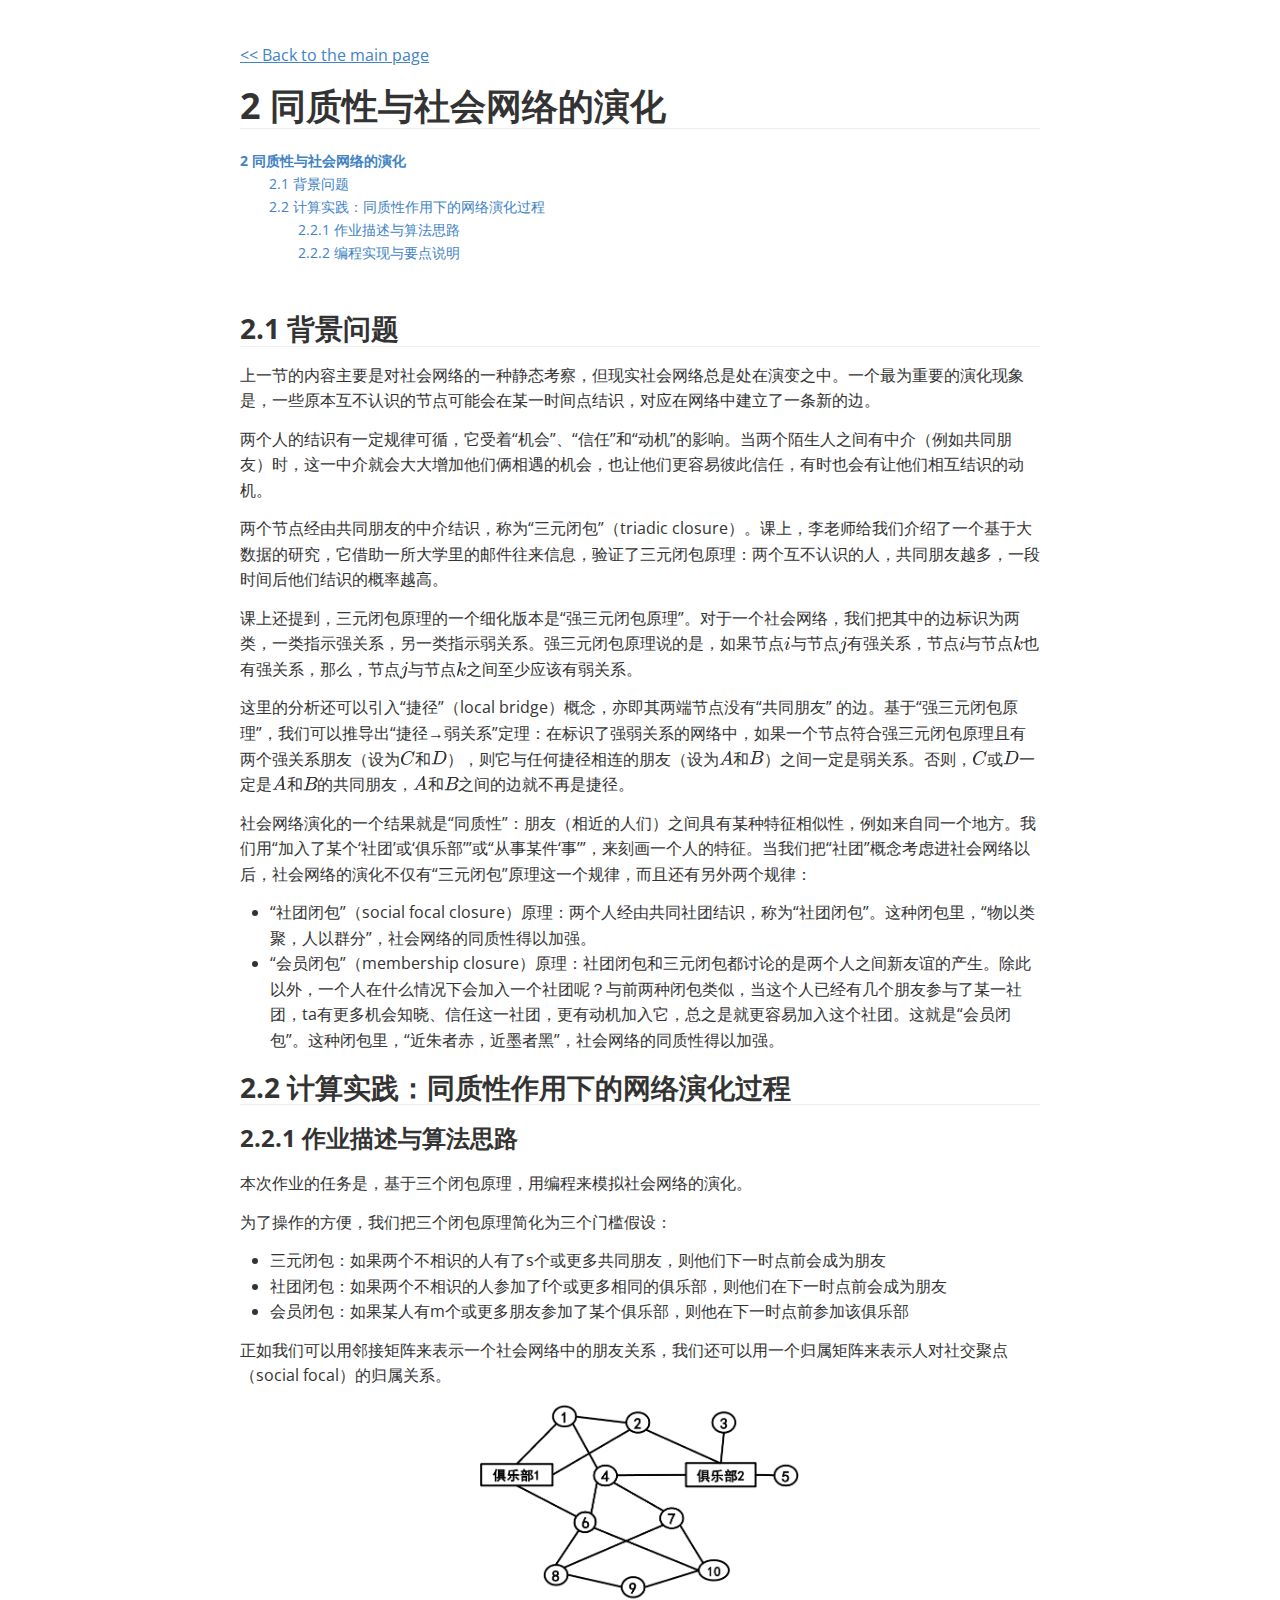
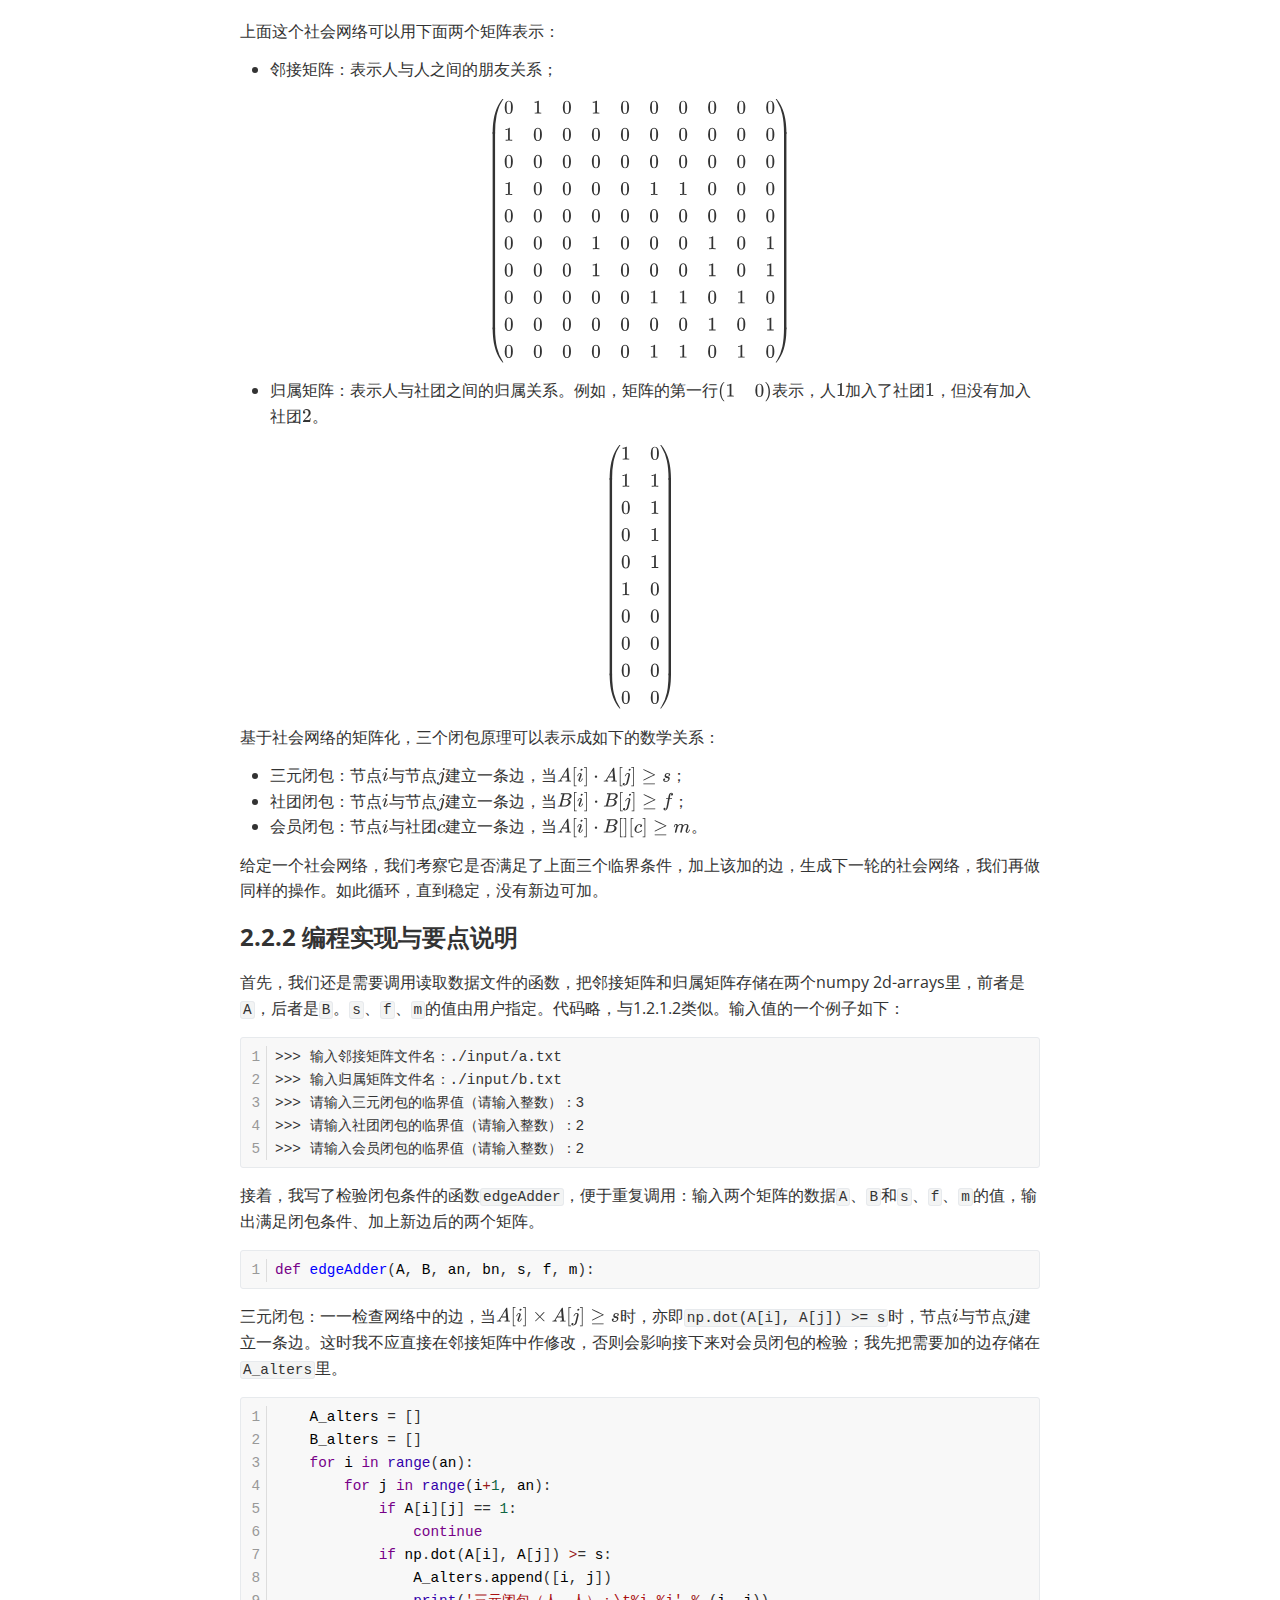
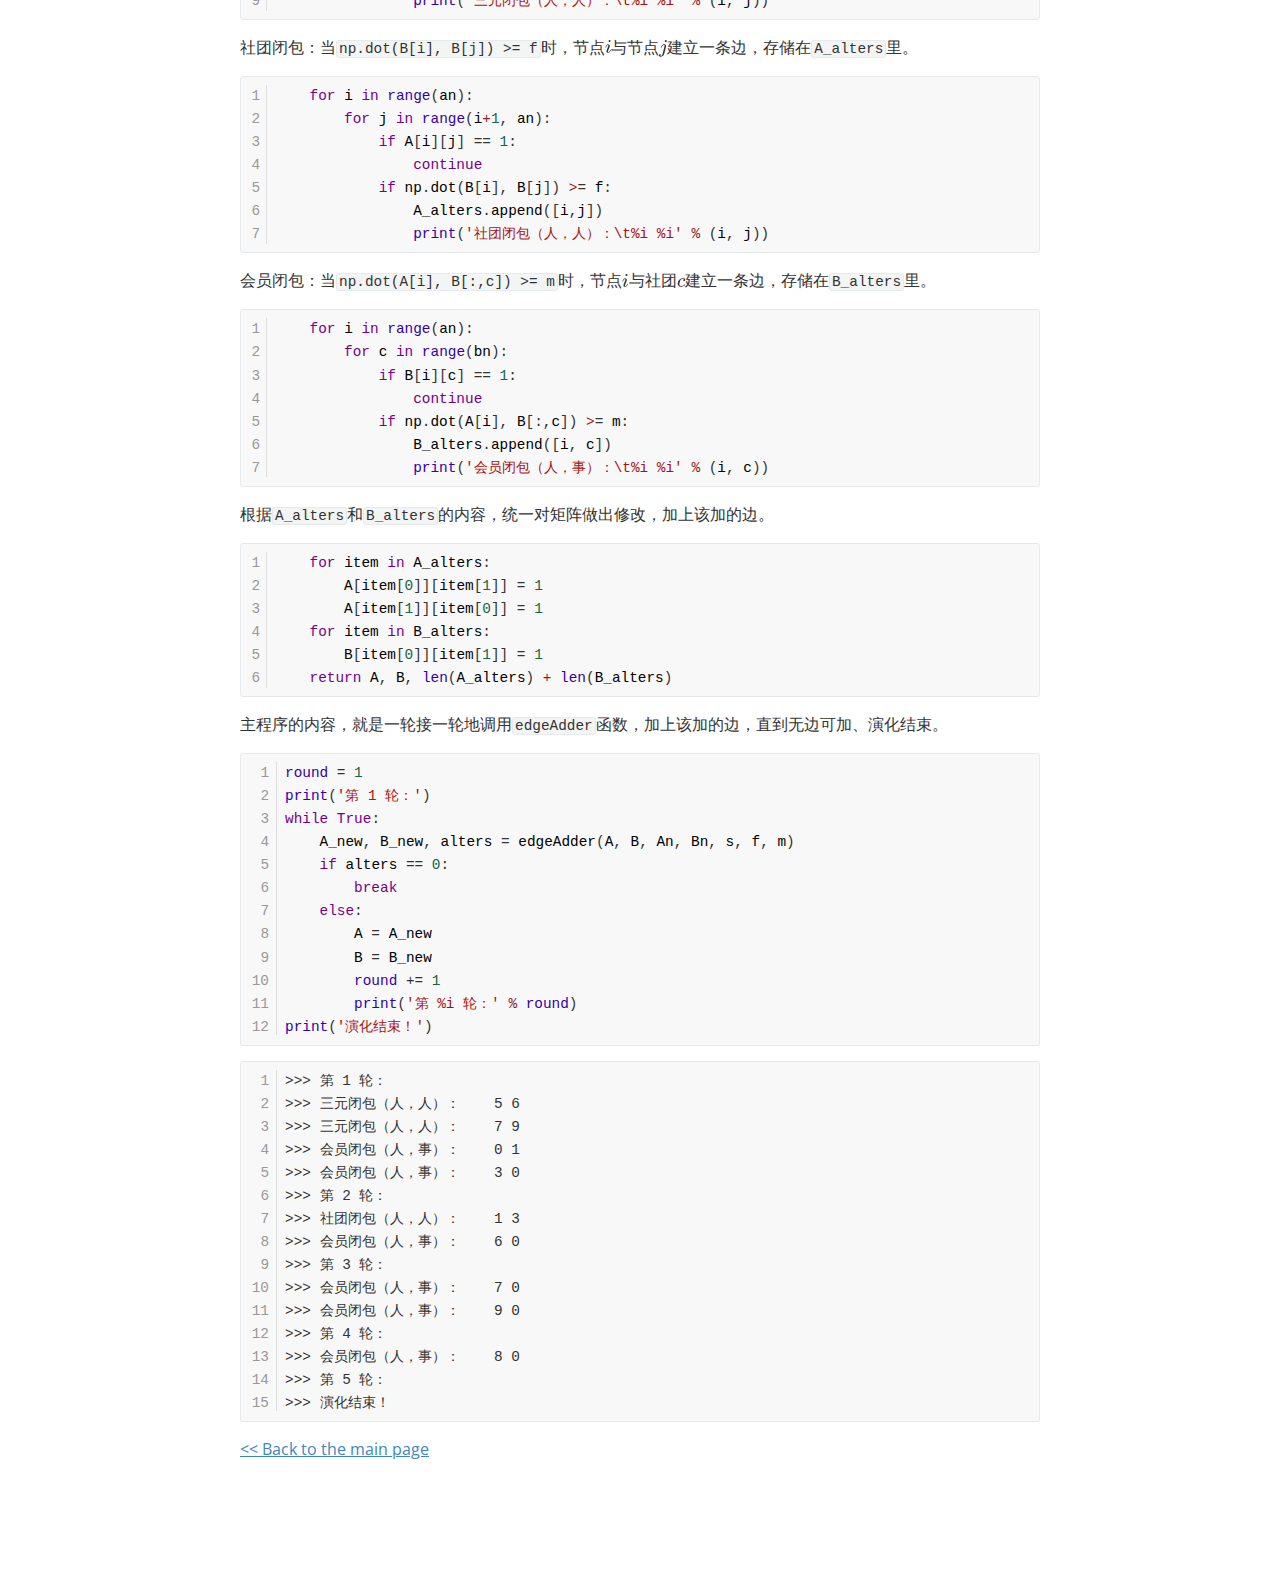
<file: 2.html>
<!doctype html>
<html>
<head>
<meta charset='UTF-8'><meta name='viewport' content='width=device-width initial-scale=1'>

<link href='https://fonts.loli.net/css?family=Open+Sans:400italic,700italic,700,400&subset=latin,latin-ext' rel='stylesheet' type='text/css' /><style type='text/css'>html {overflow-x: initial !important;}:root { --bg-color: #ffffff; --text-color: #333333; --select-text-bg-color: #B5D6FC; --select-text-font-color: auto; --monospace: "Lucida Console",Consolas,"Courier",monospace; --title-bar-height: 20px; }
.mac-os-11 { --title-bar-height: 28px; }
html { font-size: 14px; background-color: var(--bg-color); color: var(--text-color); font-family: "Helvetica Neue", Helvetica, Arial, sans-serif; -webkit-font-smoothing: antialiased; }
body { margin: 0px; padding: 0px; height: auto; inset: 0px; font-size: 1rem; line-height: 1.42857143; overflow-x: hidden; background-image: inherit; background-size: inherit; background-attachment: inherit; background-origin: inherit; background-clip: inherit; background-color: inherit; tab-size: 4; background-position: inherit; background-repeat: inherit; }
iframe { margin: auto; }
a.url { word-break: break-all; }
a:active, a:hover { outline: 0px; }
.in-text-selection, ::selection { text-shadow: none; background: var(--select-text-bg-color); color: var(--select-text-font-color); }
#write { margin: 0px auto; height: auto; width: inherit; word-break: normal; word-wrap: break-word; position: relative; white-space: normal; overflow-x: visible; padding-top: 36px; }
#write.first-line-indent p { text-indent: 2em; }
#write.first-line-indent li p, #write.first-line-indent p * { text-indent: 0px; }
#write.first-line-indent li { margin-left: 2em; }
.for-image #write { padding-left: 8px; padding-right: 8px; }
body.typora-export { padding-left: 30px; padding-right: 30px; }
.typora-export .footnote-line, .typora-export li, .typora-export p { white-space: pre-wrap; }
.typora-export .task-list-item input { pointer-events: none; }
@media screen and (max-width: 500px) { 
  body.typora-export { padding-left: 0px; padding-right: 0px; }
  #write { padding-left: 20px; padding-right: 20px; }
  .CodeMirror-sizer { margin-left: 0px !important; }
  .CodeMirror-gutters { display: none !important; }
}
#write li > figure:last-child { margin-bottom: 0.5rem; }
#write ol, #write ul { position: relative; }
img { max-width: 100%; vertical-align: middle; image-orientation: from-image; }
button, input, select, textarea { color: inherit; font-family: inherit; font-size: inherit; font-style: inherit; font-variant-caps: inherit; font-weight: inherit; font-stretch: inherit; line-height: inherit; }
input[type="checkbox"], input[type="radio"] { line-height: normal; padding: 0px; }
*, ::after, ::before { box-sizing: border-box; }
#write h1, #write h2, #write h3, #write h4, #write h5, #write h6, #write p, #write pre { width: inherit; }
#write h1, #write h2, #write h3, #write h4, #write h5, #write h6, #write p { position: relative; }
p { line-height: inherit; }
h1, h2, h3, h4, h5, h6 { break-after: avoid-page; break-inside: avoid; orphans: 4; }
p { orphans: 4; }
h1 { font-size: 2rem; }
h2 { font-size: 1.8rem; }
h3 { font-size: 1.6rem; }
h4 { font-size: 1.4rem; }
h5 { font-size: 1.2rem; }
h6 { font-size: 1rem; }
.md-math-block, .md-rawblock, h1, h2, h3, h4, h5, h6, p { margin-top: 1rem; margin-bottom: 1rem; }
.hidden { display: none; }
.md-blockmeta { color: rgb(204, 204, 204); font-weight: 700; font-style: italic; }
a { cursor: pointer; }
sup.md-footnote { padding: 2px 4px; background-color: rgba(238, 238, 238, 0.7); color: rgb(85, 85, 85); border-top-left-radius: 4px; border-top-right-radius: 4px; border-bottom-right-radius: 4px; border-bottom-left-radius: 4px; cursor: pointer; }
sup.md-footnote a, sup.md-footnote a:hover { color: inherit; text-transform: inherit; text-decoration: inherit; }
#write input[type="checkbox"] { cursor: pointer; width: inherit; height: inherit; }
figure { overflow-x: auto; margin: 1.2em 0px; max-width: calc(100% + 16px); padding: 0px; }
figure > table { margin: 0px; }
tr { break-inside: avoid; break-after: auto; }
thead { display: table-header-group; }
table { border-collapse: collapse; border-spacing: 0px; width: 100%; overflow: auto; break-inside: auto; text-align: left; }
table.md-table td { min-width: 32px; }
.CodeMirror-gutters { border-right-width: 0px; background-color: inherit; }
.CodeMirror-linenumber { }
.CodeMirror { text-align: left; }
.CodeMirror-placeholder { opacity: 0.3; }
.CodeMirror pre { padding: 0px 4px; }
.CodeMirror-lines { padding: 0px; }
div.hr:focus { cursor: none; }
#write pre { white-space: pre-wrap; }
#write.fences-no-line-wrapping pre { white-space: pre; }
#write pre.ty-contain-cm { white-space: normal; }
.CodeMirror-gutters { margin-right: 4px; }
.md-fences { font-size: 0.9rem; display: block; break-inside: avoid; text-align: left; overflow: visible; white-space: pre; background-image: inherit; background-size: inherit; background-attachment: inherit; background-origin: inherit; background-clip: inherit; background-color: inherit; position: relative !important; background-position: inherit; background-repeat: inherit; }
.md-fences-adv-panel { width: 100%; margin-top: 10px; text-align: center; padding-top: 0px; padding-bottom: 8px; overflow-x: auto; }
#write .md-fences.mock-cm { white-space: pre-wrap; }
.md-fences.md-fences-with-lineno { padding-left: 0px; }
#write.fences-no-line-wrapping .md-fences.mock-cm { white-space: pre; overflow-x: auto; }
.md-fences.mock-cm.md-fences-with-lineno { padding-left: 8px; }
.CodeMirror-line, twitterwidget { break-inside: avoid; }
.footnotes { opacity: 0.8; font-size: 0.9rem; margin-top: 1em; margin-bottom: 1em; }
.footnotes + .footnotes { margin-top: 0px; }
.md-reset { margin: 0px; padding: 0px; border: 0px; outline: 0px; vertical-align: top; text-decoration: none; text-shadow: none; float: none; position: static; width: auto; height: auto; white-space: nowrap; cursor: inherit; line-height: normal; font-weight: 400; text-align: left; box-sizing: content-box; direction: ltr; background-position: 0px 0px; }
li div { padding-top: 0px; }
blockquote { margin: 1rem 0px; }
li .mathjax-block, li p { margin: 0.5rem 0px; }
li blockquote { margin: 1rem 0px; }
li { margin: 0px; position: relative; }
blockquote > :last-child { margin-bottom: 0px; }
blockquote > :first-child, li > :first-child { margin-top: 0px; }
.footnotes-area { color: rgb(136, 136, 136); margin-top: 0.714rem; padding-bottom: 0.143rem; white-space: normal; }
#write .footnote-line { white-space: pre-wrap; }
@media print { 
  body, html { border: 1px solid transparent; height: 99%; break-after: avoid; break-before: avoid; font-variant-ligatures: no-common-ligatures; }
  #write { margin-top: 0px; padding-top: 0px; border-color: transparent !important; }
  .typora-export * { -webkit-print-color-adjust: exact; }
  .typora-export #write { break-after: avoid; }
  .typora-export #write::after { height: 0px; }
  .is-mac table { break-inside: avoid; }
  .typora-export-show-outline .typora-export-sidebar { display: none; }
}
.footnote-line { margin-top: 0.714em; font-size: 0.7em; }
a img, img a { cursor: pointer; }
pre.md-meta-block { font-size: 0.8rem; min-height: 0.8rem; white-space: pre-wrap; background-color: rgb(204, 204, 204); display: block; overflow-x: hidden; }
p > .md-image:only-child:not(.md-img-error) img, p > img:only-child { display: block; margin: auto; }
#write.first-line-indent p > .md-image:only-child:not(.md-img-error) img { left: -2em; position: relative; }
p > .md-image:only-child { display: inline-block; width: 100%; }
#write .MathJax_Display { margin: 0.8em 0px 0px; }
.md-math-block { width: 100%; }
.md-math-block:not(:empty)::after { display: none; }
.MathJax_ref { fill: currentcolor; }
[contenteditable="true"]:active, [contenteditable="true"]:focus, [contenteditable="false"]:active, [contenteditable="false"]:focus { outline: 0px; box-shadow: none; }
.md-task-list-item { position: relative; list-style-type: none; }
.task-list-item.md-task-list-item { padding-left: 0px; }
.md-task-list-item > input { position: absolute; top: 0px; left: 0px; margin-left: -1.2em; margin-top: calc(1em - 10px); border: none; }
.math { font-size: 1rem; }
.md-toc { min-height: 3.58rem; position: relative; font-size: 0.9rem; border-top-left-radius: 10px; border-top-right-radius: 10px; border-bottom-right-radius: 10px; border-bottom-left-radius: 10px; }
.md-toc-content { position: relative; margin-left: 0px; }
.md-toc-content::after, .md-toc::after { display: none; }
.md-toc-item { display: block; color: rgb(65, 131, 196); }
.md-toc-item a { text-decoration: none; }
.md-toc-inner:hover { text-decoration: underline; }
.md-toc-inner { display: inline-block; cursor: pointer; }
.md-toc-h1 .md-toc-inner { margin-left: 0px; font-weight: 700; }
.md-toc-h2 .md-toc-inner { margin-left: 2em; }
.md-toc-h3 .md-toc-inner { margin-left: 4em; }
.md-toc-h4 .md-toc-inner { margin-left: 6em; }
.md-toc-h5 .md-toc-inner { margin-left: 8em; }
.md-toc-h6 .md-toc-inner { margin-left: 10em; }
@media screen and (max-width: 48em) { 
  .md-toc-h3 .md-toc-inner { margin-left: 3.5em; }
  .md-toc-h4 .md-toc-inner { margin-left: 5em; }
  .md-toc-h5 .md-toc-inner { margin-left: 6.5em; }
  .md-toc-h6 .md-toc-inner { margin-left: 8em; }
}
a.md-toc-inner { font-size: inherit; font-style: inherit; font-weight: inherit; line-height: inherit; }
.footnote-line a:not(.reversefootnote) { color: inherit; }
.md-attr { display: none; }
.md-fn-count::after { content: "."; }
code, pre, samp, tt { font-family: var(--monospace); }
kbd { margin: 0px 0.1em; padding: 0.1em 0.6em; font-size: 0.8em; color: rgb(36, 39, 41); background-color: rgb(255, 255, 255); border: 1px solid rgb(173, 179, 185); border-top-left-radius: 3px; border-top-right-radius: 3px; border-bottom-right-radius: 3px; border-bottom-left-radius: 3px; box-shadow: rgba(12, 13, 14, 0.2) 0px 1px 0px, rgb(255, 255, 255) 0px 0px 0px 2px inset; white-space: nowrap; vertical-align: middle; }
.md-comment { color: rgb(162, 127, 3); opacity: 0.6; font-family: var(--monospace); }
code { text-align: left; }
a.md-print-anchor { white-space: pre !important; border: none !important; display: inline-block !important; position: absolute !important; width: 1px !important; right: 0px !important; outline: 0px !important; text-shadow: initial !important; background-position: 0px 0px !important; }
.os-windows.monocolor-emoji .md-emoji { font-family: "Segoe UI Symbol", sans-serif; }
.md-diagram-panel > svg { max-width: 100%; }
[lang="flow"] svg, [lang="mermaid"] svg { max-width: 100%; height: auto; }
[lang="mermaid"] .node text { font-size: 1rem; }
table tr th { border-bottom-width: 0px; }
video { max-width: 100%; display: block; margin: 0px auto; }
iframe { max-width: 100%; width: 100%; border: none; }
.highlight td, .highlight tr { border: 0px; }
mark { background-color: rgb(255, 255, 0); color: rgb(0, 0, 0); }
.md-html-inline .md-plain, .md-html-inline strong, mark .md-inline-math, mark strong { color: inherit; }
.md-expand mark .md-meta { opacity: 0.3 !important; }
mark .md-meta { color: rgb(0, 0, 0); }
@media print { 
  .typora-export h1, .typora-export h2, .typora-export h3, .typora-export h4, .typora-export h5, .typora-export h6 { break-inside: avoid; }
}
.md-diagram-panel .messageText { stroke: none !important; }
.md-diagram-panel .start-state { fill: var(--node-fill); }
.md-diagram-panel .edgeLabel rect { opacity: 1 !important; }
.md-fences.md-fences-math { font-size: 1em; }
.md-fences-advanced:not(.md-focus) { padding: 0px; white-space: nowrap; border: 0px; }
.md-fences-advanced:not(.md-focus) { background-image: inherit; background-size: inherit; background-attachment: inherit; background-origin: inherit; background-clip: inherit; background-color: inherit; background-position: inherit; background-repeat: inherit; }
.typora-export-show-outline .typora-export-content { max-width: 1440px; margin: auto; display: flex; flex-direction: row; }
.typora-export-sidebar { width: 300px; font-size: 0.8rem; margin-top: 80px; margin-right: 18px; }
.typora-export-show-outline #write { --webkit-flex: 2; flex: 2 1 0%; }
.typora-export-sidebar .outline-content { position: fixed; top: 0px; max-height: 100%; overflow: hidden auto; padding-bottom: 30px; padding-top: 60px; width: 300px; }
@media screen and (max-width: 1024px) { 
  .typora-export-sidebar, .typora-export-sidebar .outline-content { width: 240px; }
}
@media screen and (max-width: 800px) { 
  .typora-export-sidebar { display: none; }
}
.outline-content li, .outline-content ul { margin-left: 0px; margin-right: 0px; padding-left: 0px; padding-right: 0px; list-style: none; }
.outline-content ul { margin-top: 0px; margin-bottom: 0px; }
.outline-content strong { font-weight: 400; }
.outline-expander { width: 1rem; height: 1.428571429rem; position: relative; display: table-cell; vertical-align: middle; cursor: pointer; padding-left: 4px; }
.outline-expander::before { content: ''; position: relative; font-family: Ionicons; display: inline-block; font-size: 8px; vertical-align: middle; }
.outline-item { padding-top: 3px; padding-bottom: 3px; cursor: pointer; }
.outline-expander:hover::before { content: ''; }
.outline-h1 > .outline-item { padding-left: 0px; }
.outline-h2 > .outline-item { padding-left: 1em; }
.outline-h3 > .outline-item { padding-left: 2em; }
.outline-h4 > .outline-item { padding-left: 3em; }
.outline-h5 > .outline-item { padding-left: 4em; }
.outline-h6 > .outline-item { padding-left: 5em; }
.outline-label { cursor: pointer; display: table-cell; vertical-align: middle; text-decoration: none; color: inherit; }
.outline-label:hover { text-decoration: underline; }
.outline-item:hover { border-color: rgb(245, 245, 245); background-color: var(--item-hover-bg-color); }
.outline-item:hover { margin-left: -28px; margin-right: -28px; border-left-width: 28px; border-left-style: solid; border-left-color: transparent; border-right-width: 28px; border-right-style: solid; border-right-color: transparent; }
.outline-item-single .outline-expander::before, .outline-item-single .outline-expander:hover::before { display: none; }
.outline-item-open > .outline-item > .outline-expander::before { content: ''; }
.outline-children { display: none; }
.info-panel-tab-wrapper { display: none; }
.outline-item-open > .outline-children { display: block; }
.typora-export .outline-item { padding-top: 1px; padding-bottom: 1px; }
.typora-export .outline-item:hover { margin-right: -8px; border-right-width: 8px; border-right-style: solid; border-right-color: transparent; }
.typora-export .outline-expander::before { content: "+"; font-family: inherit; top: -1px; }
.typora-export .outline-expander:hover::before, .typora-export .outline-item-open > .outline-item > .outline-expander::before { content: '−'; }
.typora-export-collapse-outline .outline-children { display: none; }
.typora-export-collapse-outline .outline-item-open > .outline-children, .typora-export-no-collapse-outline .outline-children { display: block; }
.typora-export-no-collapse-outline .outline-expander::before { content: "" !important; }
.typora-export-show-outline .outline-item-active > .outline-item .outline-label { font-weight: 700; }
.md-inline-math-container mjx-container { zoom: 0.95; }


.CodeMirror { height: auto; }
.CodeMirror.cm-s-inner { background-image: inherit; background-size: inherit; background-attachment: inherit; background-origin: inherit; background-clip: inherit; background-color: inherit; background-position: inherit; background-repeat: inherit; }
.CodeMirror-scroll { overflow: auto hidden; z-index: 3; }
.CodeMirror-gutter-filler, .CodeMirror-scrollbar-filler { background-color: rgb(255, 255, 255); }
.CodeMirror-gutters { border-right-width: 1px; border-right-style: solid; border-right-color: rgb(221, 221, 221); background-image: inherit; background-size: inherit; background-attachment: inherit; background-origin: inherit; background-clip: inherit; background-color: inherit; white-space: nowrap; background-position: inherit; background-repeat: inherit; }
.CodeMirror-linenumber { padding: 0px 3px 0px 5px; text-align: right; color: rgb(153, 153, 153); }
.cm-s-inner .cm-keyword { color: rgb(119, 0, 136); }
.cm-s-inner .cm-atom, .cm-s-inner.cm-atom { color: rgb(34, 17, 153); }
.cm-s-inner .cm-number { color: rgb(17, 102, 68); }
.cm-s-inner .cm-def { color: rgb(0, 0, 255); }
.cm-s-inner .cm-variable { color: rgb(0, 0, 0); }
.cm-s-inner .cm-variable-2 { color: rgb(0, 85, 170); }
.cm-s-inner .cm-variable-3 { color: rgb(0, 136, 85); }
.cm-s-inner .cm-string { color: rgb(170, 17, 17); }
.cm-s-inner .cm-property { color: rgb(0, 0, 0); }
.cm-s-inner .cm-operator { color: rgb(152, 26, 26); }
.cm-s-inner .cm-comment, .cm-s-inner.cm-comment { color: rgb(170, 85, 0); }
.cm-s-inner .cm-string-2 { color: rgb(255, 85, 0); }
.cm-s-inner .cm-meta { color: rgb(85, 85, 85); }
.cm-s-inner .cm-qualifier { color: rgb(85, 85, 85); }
.cm-s-inner .cm-builtin { color: rgb(51, 0, 170); }
.cm-s-inner .cm-bracket { color: rgb(153, 153, 119); }
.cm-s-inner .cm-tag { color: rgb(17, 119, 0); }
.cm-s-inner .cm-attribute { color: rgb(0, 0, 204); }
.cm-s-inner .cm-header, .cm-s-inner.cm-header { color: rgb(0, 0, 255); }
.cm-s-inner .cm-quote, .cm-s-inner.cm-quote { color: rgb(0, 153, 0); }
.cm-s-inner .cm-hr, .cm-s-inner.cm-hr { color: rgb(153, 153, 153); }
.cm-s-inner .cm-link, .cm-s-inner.cm-link { color: rgb(0, 0, 204); }
.cm-negative { color: rgb(221, 68, 68); }
.cm-positive { color: rgb(34, 153, 34); }
.cm-header, .cm-strong { font-weight: 700; }
.cm-del { text-decoration: line-through; }
.cm-em { font-style: italic; }
.cm-link { text-decoration: underline; }
.cm-error { color: red; }
.cm-invalidchar { color: red; }
.cm-constant { color: rgb(38, 139, 210); }
.cm-defined { color: rgb(181, 137, 0); }
div.CodeMirror span.CodeMirror-matchingbracket { color: rgb(0, 255, 0); }
div.CodeMirror span.CodeMirror-nonmatchingbracket { color: rgb(255, 34, 34); }
.cm-s-inner .CodeMirror-activeline-background { background-image: inherit; background-size: inherit; background-attachment: inherit; background-origin: inherit; background-clip: inherit; background-color: inherit; background-position: inherit; background-repeat: inherit; }
.CodeMirror { position: relative; overflow: hidden; }
.CodeMirror-scroll { height: 100%; outline: 0px; position: relative; box-sizing: content-box; background-image: inherit; background-size: inherit; background-attachment: inherit; background-origin: inherit; background-clip: inherit; background-color: inherit; background-position: inherit; background-repeat: inherit; }
.CodeMirror-sizer { position: relative; }
.CodeMirror-gutter-filler, .CodeMirror-hscrollbar, .CodeMirror-scrollbar-filler, .CodeMirror-vscrollbar { position: absolute; z-index: 6; display: none; outline: 0px; }
.CodeMirror-vscrollbar { right: 0px; top: 0px; overflow: hidden; }
.CodeMirror-hscrollbar { bottom: 0px; left: 0px; overflow: auto hidden; }
.CodeMirror-scrollbar-filler { right: 0px; bottom: 0px; }
.CodeMirror-gutter-filler { left: 0px; bottom: 0px; }
.CodeMirror-gutters { position: absolute; left: 0px; top: 0px; padding-bottom: 10px; z-index: 3; overflow-y: hidden; }
.CodeMirror-gutter { white-space: normal; height: 100%; box-sizing: content-box; padding-bottom: 30px; margin-bottom: -32px; display: inline-block; }
.CodeMirror-gutter-wrapper { position: absolute; z-index: 4; border: none !important; background-position: 0px 0px !important; }
.CodeMirror-gutter-background { position: absolute; top: 0px; bottom: 0px; z-index: 4; }
.CodeMirror-gutter-elt { position: absolute; cursor: default; z-index: 4; }
.CodeMirror-lines { cursor: text; }
.CodeMirror pre { border-top-left-radius: 0px; border-top-right-radius: 0px; border-bottom-right-radius: 0px; border-bottom-left-radius: 0px; border-width: 0px; font-family: inherit; font-size: inherit; margin: 0px; white-space: pre; word-wrap: normal; color: inherit; z-index: 2; position: relative; overflow: visible; background-position: 0px 0px; }
.CodeMirror-wrap pre { word-wrap: break-word; white-space: pre-wrap; word-break: normal; }
.CodeMirror-code pre { border-right-width: 30px; border-right-style: solid; border-right-color: transparent; width: fit-content; }
.CodeMirror-wrap .CodeMirror-code pre { border-right-style: none; width: auto; }
.CodeMirror-linebackground { position: absolute; inset: 0px; z-index: 0; }
.CodeMirror-linewidget { position: relative; z-index: 2; overflow: auto; }
.CodeMirror-wrap .CodeMirror-scroll { overflow-x: hidden; }
.CodeMirror-measure { position: absolute; width: 100%; height: 0px; overflow: hidden; visibility: hidden; }
.CodeMirror-measure pre { position: static; }
.CodeMirror div.CodeMirror-cursor { position: absolute; visibility: hidden; border-right-style: none; width: 0px; }
.CodeMirror div.CodeMirror-cursor { visibility: hidden; }
.CodeMirror-focused div.CodeMirror-cursor { visibility: inherit; }
.cm-searching { background-color: rgba(255, 255, 0, 0.4); }
span.cm-underlined { text-decoration: underline; }
span.cm-strikethrough { text-decoration: line-through; }
.cm-tw-syntaxerror { color: rgb(255, 255, 255); background-color: rgb(153, 0, 0); }
.cm-tw-deleted { text-decoration: line-through; }
.cm-tw-header5 { font-weight: 700; }
.cm-tw-listitem:first-child { padding-left: 10px; }
.cm-tw-box { border-style: solid; border-right-width: 1px; border-bottom-width: 1px; border-left-width: 1px; border-color: inherit; border-top-width: 0px !important; }
.cm-tw-underline { text-decoration: underline; }
@media print { 
  .CodeMirror div.CodeMirror-cursor { visibility: hidden; }
}


:root {
    --side-bar-bg-color: #fafafa;
    --control-text-color: #777;
}

@include-when-export url(https://fonts.loli.net/css?family=Open+Sans:400italic,700italic,700,400&subset=latin,latin-ext);

/* open-sans-regular - latin-ext_latin */
  /* open-sans-italic - latin-ext_latin */
    /* open-sans-700 - latin-ext_latin */
    /* open-sans-700italic - latin-ext_latin */
  html {
    font-size: 16px;
    -webkit-font-smoothing: antialiased;
}

body {
    font-family: "Open Sans","Clear Sans", "Helvetica Neue", Helvetica, Arial, 'Segoe UI Emoji', sans-serif;
    color: rgb(51, 51, 51);
    line-height: 1.6;
}

#write {
    max-width: 860px;
  	margin: 0 auto;
  	padding: 30px;
    padding-bottom: 100px;
}

@media only screen and (min-width: 1400px) {
	#write {
		max-width: 1024px;
	}
}

@media only screen and (min-width: 1800px) {
	#write {
		max-width: 1200px;
	}
}

#write > ul:first-child,
#write > ol:first-child{
    margin-top: 30px;
}

a {
    color: #4183C4;
}
h1,
h2,
h3,
h4,
h5,
h6 {
    position: relative;
    margin-top: 1rem;
    margin-bottom: 1rem;
    font-weight: bold;
    line-height: 1.4;
    cursor: text;
}
h1:hover a.anchor,
h2:hover a.anchor,
h3:hover a.anchor,
h4:hover a.anchor,
h5:hover a.anchor,
h6:hover a.anchor {
    text-decoration: none;
}
h1 tt,
h1 code {
    font-size: inherit;
}
h2 tt,
h2 code {
    font-size: inherit;
}
h3 tt,
h3 code {
    font-size: inherit;
}
h4 tt,
h4 code {
    font-size: inherit;
}
h5 tt,
h5 code {
    font-size: inherit;
}
h6 tt,
h6 code {
    font-size: inherit;
}
h1 {
    font-size: 2.25em;
    line-height: 1.2;
    border-bottom: 1px solid #eee;
}
h2 {
    font-size: 1.75em;
    line-height: 1.225;
    border-bottom: 1px solid #eee;
}

/*@media print {
    .typora-export h1,
    .typora-export h2 {
        border-bottom: none;
        padding-bottom: initial;
    }

    .typora-export h1::after,
    .typora-export h2::after {
        content: "";
        display: block;
        height: 100px;
        margin-top: -96px;
        border-top: 1px solid #eee;
    }
}*/

h3 {
    font-size: 1.5em;
    line-height: 1.43;
}
h4 {
    font-size: 1.25em;
}
h5 {
    font-size: 1em;
}
h6 {
   font-size: 1em;
    color: #777;
}
p,
blockquote,
ul,
ol,
dl,
table{
    margin: 0.8em 0;
}
li>ol,
li>ul {
    margin: 0 0;
}
hr {
    height: 2px;
    padding: 0;
    margin: 16px 0;
    background-color: #e7e7e7;
    border: 0 none;
    overflow: hidden;
    box-sizing: content-box;
}

li p.first {
    display: inline-block;
}
ul,
ol {
    padding-left: 30px;
}
ul:first-child,
ol:first-child {
    margin-top: 0;
}
ul:last-child,
ol:last-child {
    margin-bottom: 0;
}
blockquote {
    border-left: 4px solid #dfe2e5;
    padding: 0 15px;
    color: #777777;
}
blockquote blockquote {
    padding-right: 0;
}
table {
    padding: 0;
    word-break: initial;
}
table tr {
    border: 1px solid #dfe2e5;
    margin: 0;
    padding: 0;
}
table tr:nth-child(2n),
thead {
    background-color: #f8f8f8;
}
table th {
    font-weight: bold;
    border: 1px solid #dfe2e5;
    border-bottom: 0;
    margin: 0;
    padding: 6px 13px;
}
table td {
    border: 1px solid #dfe2e5;
    margin: 0;
    padding: 6px 13px;
}
table th:first-child,
table td:first-child {
    margin-top: 0;
}
table th:last-child,
table td:last-child {
    margin-bottom: 0;
}

.CodeMirror-lines {
    padding-left: 4px;
}

.code-tooltip {
    box-shadow: 0 1px 1px 0 rgba(0,28,36,.3);
    border-top: 1px solid #eef2f2;
}

.md-fences,
code,
tt {
    border: 1px solid #e7eaed;
    background-color: #f8f8f8;
    border-radius: 3px;
    padding: 0;
    padding: 2px 4px 0px 4px;
    font-size: 0.9em;
}

code {
    background-color: #f3f4f4;
    padding: 0 2px 0 2px;
}

.md-fences {
    margin-bottom: 15px;
    margin-top: 15px;
    padding-top: 8px;
    padding-bottom: 6px;
}


.md-task-list-item > input {
  margin-left: -1.3em;
}

@media print {
    html {
        font-size: 13px;
    }
    table,
    pre {
        page-break-inside: avoid;
    }
    pre {
        word-wrap: break-word;
    }
}

.md-fences {
	background-color: #f8f8f8;
}
#write pre.md-meta-block {
	padding: 1rem;
    font-size: 85%;
    line-height: 1.45;
    background-color: #f7f7f7;
    border: 0;
    border-radius: 3px;
    color: #777777;
    margin-top: 0 !important;
}

.mathjax-block>.code-tooltip {
	bottom: .375rem;
}

.md-mathjax-midline {
    background: #fafafa;
}

#write>h3.md-focus:before{
	left: -1.5625rem;
	top: .375rem;
}
#write>h4.md-focus:before{
	left: -1.5625rem;
	top: .285714286rem;
}
#write>h5.md-focus:before{
	left: -1.5625rem;
	top: .285714286rem;
}
#write>h6.md-focus:before{
	left: -1.5625rem;
	top: .285714286rem;
}
.md-image>.md-meta {
    /*border: 1px solid #ddd;*/
    border-radius: 3px;
    padding: 2px 0px 0px 4px;
    font-size: 0.9em;
    color: inherit;
}

.md-tag {
    color: #a7a7a7;
    opacity: 1;
}

.md-toc { 
    margin-top:20px;
    padding-bottom:20px;
}

.sidebar-tabs {
    border-bottom: none;
}

#typora-quick-open {
    border: 1px solid #ddd;
    background-color: #f8f8f8;
}

#typora-quick-open-item {
    background-color: #FAFAFA;
    border-color: #FEFEFE #e5e5e5 #e5e5e5 #eee;
    border-style: solid;
    border-width: 1px;
}

/** focus mode */
.on-focus-mode blockquote {
    border-left-color: rgba(85, 85, 85, 0.12);
}

header, .context-menu, .megamenu-content, footer{
    font-family: "Segoe UI", "Arial", sans-serif;
}

.file-node-content:hover .file-node-icon,
.file-node-content:hover .file-node-open-state{
    visibility: visible;
}

.mac-seamless-mode #typora-sidebar {
    background-color: #fafafa;
    background-color: var(--side-bar-bg-color);
}

.md-lang {
    color: #b4654d;
}

/*.html-for-mac {
    --item-hover-bg-color: #E6F0FE;
}*/

#md-notification .btn {
    border: 0;
}

.dropdown-menu .divider {
    border-color: #e5e5e5;
    opacity: 0.4;
}

.ty-preferences .window-content {
    background-color: #fafafa;
}

.ty-preferences .nav-group-item.active {
    color: white;
    background: #999;
}

.menu-item-container a.menu-style-btn {
    background-color: #f5f8fa;
    background-image: linear-gradient( 180deg , hsla(0, 0%, 100%, 0.8), hsla(0, 0%, 100%, 0)); 
}



mjx-container[jax="SVG"] {
  direction: ltr;
}

mjx-container[jax="SVG"] > svg {
  overflow: visible;
  min-height: 1px;
  min-width: 1px;
}

mjx-container[jax="SVG"] > svg a {
  fill: blue;
  stroke: blue;
}

mjx-assistive-mml {
  position: absolute !important;
  top: 0px;
  left: 0px;
  clip: rect(1px, 1px, 1px, 1px);
  padding: 1px 0px 0px 0px !important;
  border: 0px !important;
  display: block !important;
  width: auto !important;
  overflow: hidden !important;
  -webkit-touch-callout: none;
  -webkit-user-select: none;
  -khtml-user-select: none;
  -moz-user-select: none;
  -ms-user-select: none;
  user-select: none;
}

mjx-assistive-mml[display="block"] {
  width: 100% !important;
}

mjx-container[jax="SVG"][display="true"] {
  display: block;
  text-align: center;
  margin: 1em 0;
}

mjx-container[jax="SVG"][display="true"][width="full"] {
  display: flex;
}

mjx-container[jax="SVG"][justify="left"] {
  text-align: left;
}

mjx-container[jax="SVG"][justify="right"] {
  text-align: right;
}

g[data-mml-node="merror"] > g {
  fill: red;
  stroke: red;
}

g[data-mml-node="merror"] > rect[data-background] {
  fill: yellow;
  stroke: none;
}

g[data-mml-node="mtable"] > line[data-line], svg[data-table] > g > line[data-line] {
  stroke-width: 70px;
  fill: none;
}

g[data-mml-node="mtable"] > rect[data-frame], svg[data-table] > g > rect[data-frame] {
  stroke-width: 70px;
  fill: none;
}

g[data-mml-node="mtable"] > .mjx-dashed, svg[data-table] > g > .mjx-dashed {
  stroke-dasharray: 140;
}

g[data-mml-node="mtable"] > .mjx-dotted, svg[data-table] > g > .mjx-dotted {
  stroke-linecap: round;
  stroke-dasharray: 0,140;
}

g[data-mml-node="mtable"] > g > svg {
  overflow: visible;
}

[jax="SVG"] mjx-tool {
  display: inline-block;
  position: relative;
  width: 0;
  height: 0;
}

[jax="SVG"] mjx-tool > mjx-tip {
  position: absolute;
  top: 0;
  left: 0;
}

mjx-tool > mjx-tip {
  display: inline-block;
  padding: .2em;
  border: 1px solid #888;
  font-size: 70%;
  background-color: #F8F8F8;
  color: black;
  box-shadow: 2px 2px 5px #AAAAAA;
}

g[data-mml-node="maction"][data-toggle] {
  cursor: pointer;
}

mjx-status {
  display: block;
  position: fixed;
  left: 1em;
  bottom: 1em;
  min-width: 25%;
  padding: .2em .4em;
  border: 1px solid #888;
  font-size: 90%;
  background-color: #F8F8F8;
  color: black;
}

foreignObject[data-mjx-xml] {
  font-family: initial;
  line-height: normal;
  overflow: visible;
}

mjx-container[jax="SVG"] path[data-c], mjx-container[jax="SVG"] use[data-c] {
  stroke-width: 3;
}

g[data-mml-node="xypic"] path {
  stroke-width: inherit;
}

.MathJax g[data-mml-node="xypic"] path {
  stroke-width: inherit;
}
mjx-container[jax="SVG"] path[data-c], mjx-container[jax="SVG"] use[data-c] {
							stroke-width: 0;
						} @media print { @page {margin: 0 0 0 0;} body.typora-export {padding-left: 0; padding-right: 0;} #write {padding:0;}}
</style><title>2 同质性与社会网络的演化</title>
</head>
<body class='typora-export'><div class='typora-export-content'>
<div id='write'  class=''><p><a href="index.html">&lt;&lt; Back to the main page</a><h1 id='2-同质性与社会网络的演化'><span>2 同质性与社会网络的演化</span></h1><div class='md-toc' mdtype='toc'><p class="md-toc-content" role="list"><span role="listitem" class="md-toc-item md-toc-h1" data-ref="n0"><a class="md-toc-inner" href="#2-同质性与社会网络的演化">2 同质性与社会网络的演化</a></span><span role="listitem" class="md-toc-item md-toc-h2" data-ref="n3"><a class="md-toc-inner" href="#21-背景问题">2.1 背景问题</a></span><span role="listitem" class="md-toc-item md-toc-h2" data-ref="n15"><a class="md-toc-inner" href="#22-计算实践同质性作用下的网络演化过程">2.2 计算实践：同质性作用下的网络演化过程</a></span><span role="listitem" class="md-toc-item md-toc-h3" data-ref="n16"><a class="md-toc-inner" href="#221-作业描述与算法思路">2.2.1 作业描述与算法思路</a></span><span role="listitem" class="md-toc-item md-toc-h3" data-ref="n46"><a class="md-toc-inner" href="#222-编程实现与要点说明">2.2.2 编程实现与要点说明</a></span></p></div><h2 id='21-背景问题'><span>2.1 背景问题</span></h2><p><span>上一节的内容主要是对社会网络的一种静态考察，但现实社会网络总是处在演变之中。一个最为重要的演化现象是，一些原本互不认识的节点可能会在某一时间点结识，对应在网络中建立了一条新的边。</span></p><p><span>两个人的结识有一定规律可循，它受着“机会”、“信任”和“动机”的影响。当两个陌生人之间有中介（例如共同朋友）时，这一中介就会大大增加他们俩相遇的机会，也让他们更容易彼此信任，有时也会有让他们相互结识的动机。</span></p><p><span>两个节点经由共同朋友的中介结识，称为“三元闭包”（triadic closure）。课上，李老师给我们介绍了一个基于大数据的研究，它借助一所大学里的邮件往来信息，验证了三元闭包原理：两个互不认识的人，共同朋友越多，一段时间后他们结识的概率越高。</span></p><p><span>课上还提到，三元闭包原理的一个细化版本是“强三元闭包原理”。对于一个社会网络，我们把其中的边标识为两类，一类指示强关系，另一类指示弱关系。强三元闭包原理说的是，如果节点</span><mjx-container class="MathJax" jax="SVG" style="position: relative;"><svg xmlns="http://www.w3.org/2000/svg" width="0.781ex" height="1.52ex" role="img" focusable="false" viewBox="0 -661 345 672" xmlns:xlink="http://www.w3.org/1999/xlink" aria-hidden="true" style="vertical-align: -0.025ex;"><defs><path id="MJX-75-TEX-I-1D456" d="M184 600Q184 624 203 642T247 661Q265 661 277 649T290 619Q290 596 270 577T226 557Q211 557 198 567T184 600ZM21 287Q21 295 30 318T54 369T98 420T158 442Q197 442 223 419T250 357Q250 340 236 301T196 196T154 83Q149 61 149 51Q149 26 166 26Q175 26 185 29T208 43T235 78T260 137Q263 149 265 151T282 153Q302 153 302 143Q302 135 293 112T268 61T223 11T161 -11Q129 -11 102 10T74 74Q74 91 79 106T122 220Q160 321 166 341T173 380Q173 404 156 404H154Q124 404 99 371T61 287Q60 286 59 284T58 281T56 279T53 278T49 278T41 278H27Q21 284 21 287Z"></path></defs><g stroke="currentColor" fill="currentColor" stroke-width="0" transform="scale(1,-1)"><g data-mml-node="math"><g data-mml-node="mi"><use data-c="1D456" xlink:href="#MJX-75-TEX-I-1D456"></use></g></g></g></svg><mjx-assistive-mml unselectable="on" display="inline"><math xmlns="http://www.w3.org/1998/Math/MathML"><mi>i</mi></math></mjx-assistive-mml></mjx-container><script type="math/tex">i</script><span>与节点</span><mjx-container class="MathJax" jax="SVG" style="position: relative;"><svg xmlns="http://www.w3.org/2000/svg" width="0.932ex" height="1.957ex" role="img" focusable="false" viewBox="0 -661 412 865" xmlns:xlink="http://www.w3.org/1999/xlink" aria-hidden="true" style="vertical-align: -0.462ex;"><defs><path id="MJX-74-TEX-I-1D457" d="M297 596Q297 627 318 644T361 661Q378 661 389 651T403 623Q403 595 384 576T340 557Q322 557 310 567T297 596ZM288 376Q288 405 262 405Q240 405 220 393T185 362T161 325T144 293L137 279Q135 278 121 278H107Q101 284 101 286T105 299Q126 348 164 391T252 441Q253 441 260 441T272 442Q296 441 316 432Q341 418 354 401T367 348V332L318 133Q267 -67 264 -75Q246 -125 194 -164T75 -204Q25 -204 7 -183T-12 -137Q-12 -110 7 -91T53 -71Q70 -71 82 -81T95 -112Q95 -148 63 -167Q69 -168 77 -168Q111 -168 139 -140T182 -74L193 -32Q204 11 219 72T251 197T278 308T289 365Q289 372 288 376Z"></path></defs><g stroke="currentColor" fill="currentColor" stroke-width="0" transform="scale(1,-1)"><g data-mml-node="math"><g data-mml-node="mi"><use data-c="1D457" xlink:href="#MJX-74-TEX-I-1D457"></use></g></g></g></svg><mjx-assistive-mml unselectable="on" display="inline"><math xmlns="http://www.w3.org/1998/Math/MathML"><mi>j</mi></math></mjx-assistive-mml></mjx-container><script type="math/tex">j</script><span>有强关系，节点</span><mjx-container class="MathJax" jax="SVG" style="position: relative;"><svg xmlns="http://www.w3.org/2000/svg" width="0.781ex" height="1.52ex" role="img" focusable="false" viewBox="0 -661 345 672" xmlns:xlink="http://www.w3.org/1999/xlink" aria-hidden="true" style="vertical-align: -0.025ex;"><defs><path id="MJX-75-TEX-I-1D456" d="M184 600Q184 624 203 642T247 661Q265 661 277 649T290 619Q290 596 270 577T226 557Q211 557 198 567T184 600ZM21 287Q21 295 30 318T54 369T98 420T158 442Q197 442 223 419T250 357Q250 340 236 301T196 196T154 83Q149 61 149 51Q149 26 166 26Q175 26 185 29T208 43T235 78T260 137Q263 149 265 151T282 153Q302 153 302 143Q302 135 293 112T268 61T223 11T161 -11Q129 -11 102 10T74 74Q74 91 79 106T122 220Q160 321 166 341T173 380Q173 404 156 404H154Q124 404 99 371T61 287Q60 286 59 284T58 281T56 279T53 278T49 278T41 278H27Q21 284 21 287Z"></path></defs><g stroke="currentColor" fill="currentColor" stroke-width="0" transform="scale(1,-1)"><g data-mml-node="math"><g data-mml-node="mi"><use data-c="1D456" xlink:href="#MJX-75-TEX-I-1D456"></use></g></g></g></svg><mjx-assistive-mml unselectable="on" display="inline"><math xmlns="http://www.w3.org/1998/Math/MathML"><mi>i</mi></math></mjx-assistive-mml></mjx-container><script type="math/tex">i</script><span>与节点</span><mjx-container class="MathJax" jax="SVG" style="position: relative;"><svg xmlns="http://www.w3.org/2000/svg" width="1.179ex" height="1.595ex" role="img" focusable="false" viewBox="0 -694 521 705" xmlns:xlink="http://www.w3.org/1999/xlink" aria-hidden="true" style="vertical-align: -0.025ex;"><defs><path id="MJX-46-TEX-I-1D458" d="M121 647Q121 657 125 670T137 683Q138 683 209 688T282 694Q294 694 294 686Q294 679 244 477Q194 279 194 272Q213 282 223 291Q247 309 292 354T362 415Q402 442 438 442Q468 442 485 423T503 369Q503 344 496 327T477 302T456 291T438 288Q418 288 406 299T394 328Q394 353 410 369T442 390L458 393Q446 405 434 405H430Q398 402 367 380T294 316T228 255Q230 254 243 252T267 246T293 238T320 224T342 206T359 180T365 147Q365 130 360 106T354 66Q354 26 381 26Q429 26 459 145Q461 153 479 153H483Q499 153 499 144Q499 139 496 130Q455 -11 378 -11Q333 -11 305 15T277 90Q277 108 280 121T283 145Q283 167 269 183T234 206T200 217T182 220H180Q168 178 159 139T145 81T136 44T129 20T122 7T111 -2Q98 -11 83 -11Q66 -11 57 -1T48 16Q48 26 85 176T158 471L195 616Q196 629 188 632T149 637H144Q134 637 131 637T124 640T121 647Z"></path></defs><g stroke="currentColor" fill="currentColor" stroke-width="0" transform="scale(1,-1)"><g data-mml-node="math"><g data-mml-node="mi"><use data-c="1D458" xlink:href="#MJX-46-TEX-I-1D458"></use></g></g></g></svg><mjx-assistive-mml unselectable="on" display="inline"><math xmlns="http://www.w3.org/1998/Math/MathML"><mi>k</mi></math></mjx-assistive-mml></mjx-container><script type="math/tex">k</script><span>也有强关系，那么，节点</span><mjx-container class="MathJax" jax="SVG" style="position: relative;"><svg xmlns="http://www.w3.org/2000/svg" width="0.932ex" height="1.957ex" role="img" focusable="false" viewBox="0 -661 412 865" xmlns:xlink="http://www.w3.org/1999/xlink" aria-hidden="true" style="vertical-align: -0.462ex;"><defs><path id="MJX-74-TEX-I-1D457" d="M297 596Q297 627 318 644T361 661Q378 661 389 651T403 623Q403 595 384 576T340 557Q322 557 310 567T297 596ZM288 376Q288 405 262 405Q240 405 220 393T185 362T161 325T144 293L137 279Q135 278 121 278H107Q101 284 101 286T105 299Q126 348 164 391T252 441Q253 441 260 441T272 442Q296 441 316 432Q341 418 354 401T367 348V332L318 133Q267 -67 264 -75Q246 -125 194 -164T75 -204Q25 -204 7 -183T-12 -137Q-12 -110 7 -91T53 -71Q70 -71 82 -81T95 -112Q95 -148 63 -167Q69 -168 77 -168Q111 -168 139 -140T182 -74L193 -32Q204 11 219 72T251 197T278 308T289 365Q289 372 288 376Z"></path></defs><g stroke="currentColor" fill="currentColor" stroke-width="0" transform="scale(1,-1)"><g data-mml-node="math"><g data-mml-node="mi"><use data-c="1D457" xlink:href="#MJX-74-TEX-I-1D457"></use></g></g></g></svg><mjx-assistive-mml unselectable="on" display="inline"><math xmlns="http://www.w3.org/1998/Math/MathML"><mi>j</mi></math></mjx-assistive-mml></mjx-container><script type="math/tex">j</script><span>与节点</span><mjx-container class="MathJax" jax="SVG" style="position: relative;"><svg xmlns="http://www.w3.org/2000/svg" width="1.179ex" height="1.595ex" role="img" focusable="false" viewBox="0 -694 521 705" xmlns:xlink="http://www.w3.org/1999/xlink" aria-hidden="true" style="vertical-align: -0.025ex;"><defs><path id="MJX-46-TEX-I-1D458" d="M121 647Q121 657 125 670T137 683Q138 683 209 688T282 694Q294 694 294 686Q294 679 244 477Q194 279 194 272Q213 282 223 291Q247 309 292 354T362 415Q402 442 438 442Q468 442 485 423T503 369Q503 344 496 327T477 302T456 291T438 288Q418 288 406 299T394 328Q394 353 410 369T442 390L458 393Q446 405 434 405H430Q398 402 367 380T294 316T228 255Q230 254 243 252T267 246T293 238T320 224T342 206T359 180T365 147Q365 130 360 106T354 66Q354 26 381 26Q429 26 459 145Q461 153 479 153H483Q499 153 499 144Q499 139 496 130Q455 -11 378 -11Q333 -11 305 15T277 90Q277 108 280 121T283 145Q283 167 269 183T234 206T200 217T182 220H180Q168 178 159 139T145 81T136 44T129 20T122 7T111 -2Q98 -11 83 -11Q66 -11 57 -1T48 16Q48 26 85 176T158 471L195 616Q196 629 188 632T149 637H144Q134 637 131 637T124 640T121 647Z"></path></defs><g stroke="currentColor" fill="currentColor" stroke-width="0" transform="scale(1,-1)"><g data-mml-node="math"><g data-mml-node="mi"><use data-c="1D458" xlink:href="#MJX-46-TEX-I-1D458"></use></g></g></g></svg><mjx-assistive-mml unselectable="on" display="inline"><math xmlns="http://www.w3.org/1998/Math/MathML"><mi>k</mi></math></mjx-assistive-mml></mjx-container><script type="math/tex">k</script><span>之间至少应该有弱关系。</span></p><p><span>这里的分析还可以引入“捷径”（local bridge）概念，亦即其两端节点没有“共同朋友” 的边。基于“强三元闭包原理”，我们可以推导出“捷径→弱关系”定理：在标识了强弱关系的网络中，如果一个节点符合强三元闭包原理且有两个强关系朋友（设为</span><mjx-container class="MathJax" jax="SVG" style="position: relative;"><svg xmlns="http://www.w3.org/2000/svg" width="1.719ex" height="1.645ex" role="img" focusable="false" viewBox="0 -705 760 727" xmlns:xlink="http://www.w3.org/1999/xlink" aria-hidden="true" style="vertical-align: -0.05ex;"><defs><path id="MJX-51-TEX-I-1D436" d="M50 252Q50 367 117 473T286 641T490 704Q580 704 633 653Q642 643 648 636T656 626L657 623Q660 623 684 649Q691 655 699 663T715 679T725 690L740 705H746Q760 705 760 698Q760 694 728 561Q692 422 692 421Q690 416 687 415T669 413H653Q647 419 647 422Q647 423 648 429T650 449T651 481Q651 552 619 605T510 659Q484 659 454 652T382 628T299 572T226 479Q194 422 175 346T156 222Q156 108 232 58Q280 24 350 24Q441 24 512 92T606 240Q610 253 612 255T628 257Q648 257 648 248Q648 243 647 239Q618 132 523 55T319 -22Q206 -22 128 53T50 252Z"></path></defs><g stroke="currentColor" fill="currentColor" stroke-width="0" transform="scale(1,-1)"><g data-mml-node="math"><g data-mml-node="mi"><use data-c="1D436" xlink:href="#MJX-51-TEX-I-1D436"></use></g></g></g></svg><mjx-assistive-mml unselectable="on" display="inline"><math xmlns="http://www.w3.org/1998/Math/MathML"><mi>C</mi></math></mjx-assistive-mml></mjx-container><script type="math/tex">C</script><span>和</span><mjx-container class="MathJax" jax="SVG" style="position: relative;"><svg xmlns="http://www.w3.org/2000/svg" width="1.873ex" height="1.545ex" role="img" focusable="false" viewBox="0 -683 828 683" xmlns:xlink="http://www.w3.org/1999/xlink" aria-hidden="true" style="vertical-align: 0px;"><defs><path id="MJX-52-TEX-I-1D437" d="M287 628Q287 635 230 637Q207 637 200 638T193 647Q193 655 197 667T204 682Q206 683 403 683Q570 682 590 682T630 676Q702 659 752 597T803 431Q803 275 696 151T444 3L430 1L236 0H125H72Q48 0 41 2T33 11Q33 13 36 25Q40 41 44 43T67 46Q94 46 127 49Q141 52 146 61Q149 65 218 339T287 628ZM703 469Q703 507 692 537T666 584T629 613T590 629T555 636Q553 636 541 636T512 636T479 637H436Q392 637 386 627Q384 623 313 339T242 52Q242 48 253 48T330 47Q335 47 349 47T373 46Q499 46 581 128Q617 164 640 212T683 339T703 469Z"></path></defs><g stroke="currentColor" fill="currentColor" stroke-width="0" transform="scale(1,-1)"><g data-mml-node="math"><g data-mml-node="mi"><use data-c="1D437" xlink:href="#MJX-52-TEX-I-1D437"></use></g></g></g></svg><mjx-assistive-mml unselectable="on" display="inline"><math xmlns="http://www.w3.org/1998/Math/MathML"><mi>D</mi></math></mjx-assistive-mml></mjx-container><script type="math/tex">D</script><span>），则它与任何捷径相连的朋友（设为</span><mjx-container class="MathJax" jax="SVG" style="position: relative;"><svg xmlns="http://www.w3.org/2000/svg" width="1.697ex" height="1.62ex" role="img" focusable="false" viewBox="0 -716 750 716" xmlns:xlink="http://www.w3.org/1999/xlink" aria-hidden="true" style="vertical-align: 0px;"><defs><path id="MJX-55-TEX-I-1D434" d="M208 74Q208 50 254 46Q272 46 272 35Q272 34 270 22Q267 8 264 4T251 0Q249 0 239 0T205 1T141 2Q70 2 50 0H42Q35 7 35 11Q37 38 48 46H62Q132 49 164 96Q170 102 345 401T523 704Q530 716 547 716H555H572Q578 707 578 706L606 383Q634 60 636 57Q641 46 701 46Q726 46 726 36Q726 34 723 22Q720 7 718 4T704 0Q701 0 690 0T651 1T578 2Q484 2 455 0H443Q437 6 437 9T439 27Q443 40 445 43L449 46H469Q523 49 533 63L521 213H283L249 155Q208 86 208 74ZM516 260Q516 271 504 416T490 562L463 519Q447 492 400 412L310 260L413 259Q516 259 516 260Z"></path></defs><g stroke="currentColor" fill="currentColor" stroke-width="0" transform="scale(1,-1)"><g data-mml-node="math"><g data-mml-node="mi"><use data-c="1D434" xlink:href="#MJX-55-TEX-I-1D434"></use></g></g></g></svg><mjx-assistive-mml unselectable="on" display="inline"><math xmlns="http://www.w3.org/1998/Math/MathML"><mi>A</mi></math></mjx-assistive-mml></mjx-container><script type="math/tex">A</script><span>和</span><mjx-container class="MathJax" jax="SVG" style="position: relative;"><svg xmlns="http://www.w3.org/2000/svg" width="1.717ex" height="1.545ex" role="img" focusable="false" viewBox="0 -683 759 683" xmlns:xlink="http://www.w3.org/1999/xlink" aria-hidden="true" style="vertical-align: 0px;"><defs><path id="MJX-56-TEX-I-1D435" d="M231 637Q204 637 199 638T194 649Q194 676 205 682Q206 683 335 683Q594 683 608 681Q671 671 713 636T756 544Q756 480 698 429T565 360L555 357Q619 348 660 311T702 219Q702 146 630 78T453 1Q446 0 242 0Q42 0 39 2Q35 5 35 10Q35 17 37 24Q42 43 47 45Q51 46 62 46H68Q95 46 128 49Q142 52 147 61Q150 65 219 339T288 628Q288 635 231 637ZM649 544Q649 574 634 600T585 634Q578 636 493 637Q473 637 451 637T416 636H403Q388 635 384 626Q382 622 352 506Q352 503 351 500L320 374H401Q482 374 494 376Q554 386 601 434T649 544ZM595 229Q595 273 572 302T512 336Q506 337 429 337Q311 337 310 336Q310 334 293 263T258 122L240 52Q240 48 252 48T333 46Q422 46 429 47Q491 54 543 105T595 229Z"></path></defs><g stroke="currentColor" fill="currentColor" stroke-width="0" transform="scale(1,-1)"><g data-mml-node="math"><g data-mml-node="mi"><use data-c="1D435" xlink:href="#MJX-56-TEX-I-1D435"></use></g></g></g></svg><mjx-assistive-mml unselectable="on" display="inline"><math xmlns="http://www.w3.org/1998/Math/MathML"><mi>B</mi></math></mjx-assistive-mml></mjx-container><script type="math/tex">B</script><span>）之间一定是弱关系。否则，</span><mjx-container class="MathJax" jax="SVG" style="position: relative;"><svg xmlns="http://www.w3.org/2000/svg" width="1.719ex" height="1.645ex" role="img" focusable="false" viewBox="0 -705 760 727" xmlns:xlink="http://www.w3.org/1999/xlink" aria-hidden="true" style="vertical-align: -0.05ex;"><defs><path id="MJX-51-TEX-I-1D436" d="M50 252Q50 367 117 473T286 641T490 704Q580 704 633 653Q642 643 648 636T656 626L657 623Q660 623 684 649Q691 655 699 663T715 679T725 690L740 705H746Q760 705 760 698Q760 694 728 561Q692 422 692 421Q690 416 687 415T669 413H653Q647 419 647 422Q647 423 648 429T650 449T651 481Q651 552 619 605T510 659Q484 659 454 652T382 628T299 572T226 479Q194 422 175 346T156 222Q156 108 232 58Q280 24 350 24Q441 24 512 92T606 240Q610 253 612 255T628 257Q648 257 648 248Q648 243 647 239Q618 132 523 55T319 -22Q206 -22 128 53T50 252Z"></path></defs><g stroke="currentColor" fill="currentColor" stroke-width="0" transform="scale(1,-1)"><g data-mml-node="math"><g data-mml-node="mi"><use data-c="1D436" xlink:href="#MJX-51-TEX-I-1D436"></use></g></g></g></svg><mjx-assistive-mml unselectable="on" display="inline"><math xmlns="http://www.w3.org/1998/Math/MathML"><mi>C</mi></math></mjx-assistive-mml></mjx-container><script type="math/tex">C</script><span>或</span><mjx-container class="MathJax" jax="SVG" style="position: relative;"><svg xmlns="http://www.w3.org/2000/svg" width="1.873ex" height="1.545ex" role="img" focusable="false" viewBox="0 -683 828 683" xmlns:xlink="http://www.w3.org/1999/xlink" aria-hidden="true" style="vertical-align: 0px;"><defs><path id="MJX-52-TEX-I-1D437" d="M287 628Q287 635 230 637Q207 637 200 638T193 647Q193 655 197 667T204 682Q206 683 403 683Q570 682 590 682T630 676Q702 659 752 597T803 431Q803 275 696 151T444 3L430 1L236 0H125H72Q48 0 41 2T33 11Q33 13 36 25Q40 41 44 43T67 46Q94 46 127 49Q141 52 146 61Q149 65 218 339T287 628ZM703 469Q703 507 692 537T666 584T629 613T590 629T555 636Q553 636 541 636T512 636T479 637H436Q392 637 386 627Q384 623 313 339T242 52Q242 48 253 48T330 47Q335 47 349 47T373 46Q499 46 581 128Q617 164 640 212T683 339T703 469Z"></path></defs><g stroke="currentColor" fill="currentColor" stroke-width="0" transform="scale(1,-1)"><g data-mml-node="math"><g data-mml-node="mi"><use data-c="1D437" xlink:href="#MJX-52-TEX-I-1D437"></use></g></g></g></svg><mjx-assistive-mml unselectable="on" display="inline"><math xmlns="http://www.w3.org/1998/Math/MathML"><mi>D</mi></math></mjx-assistive-mml></mjx-container><script type="math/tex">D</script><span>一定是</span><mjx-container class="MathJax" jax="SVG" style="position: relative;"><svg xmlns="http://www.w3.org/2000/svg" width="1.697ex" height="1.62ex" role="img" focusable="false" viewBox="0 -716 750 716" xmlns:xlink="http://www.w3.org/1999/xlink" aria-hidden="true" style="vertical-align: 0px;"><defs><path id="MJX-55-TEX-I-1D434" d="M208 74Q208 50 254 46Q272 46 272 35Q272 34 270 22Q267 8 264 4T251 0Q249 0 239 0T205 1T141 2Q70 2 50 0H42Q35 7 35 11Q37 38 48 46H62Q132 49 164 96Q170 102 345 401T523 704Q530 716 547 716H555H572Q578 707 578 706L606 383Q634 60 636 57Q641 46 701 46Q726 46 726 36Q726 34 723 22Q720 7 718 4T704 0Q701 0 690 0T651 1T578 2Q484 2 455 0H443Q437 6 437 9T439 27Q443 40 445 43L449 46H469Q523 49 533 63L521 213H283L249 155Q208 86 208 74ZM516 260Q516 271 504 416T490 562L463 519Q447 492 400 412L310 260L413 259Q516 259 516 260Z"></path></defs><g stroke="currentColor" fill="currentColor" stroke-width="0" transform="scale(1,-1)"><g data-mml-node="math"><g data-mml-node="mi"><use data-c="1D434" xlink:href="#MJX-55-TEX-I-1D434"></use></g></g></g></svg><mjx-assistive-mml unselectable="on" display="inline"><math xmlns="http://www.w3.org/1998/Math/MathML"><mi>A</mi></math></mjx-assistive-mml></mjx-container><script type="math/tex">A</script><span>和</span><mjx-container class="MathJax" jax="SVG" style="position: relative;"><svg xmlns="http://www.w3.org/2000/svg" width="1.717ex" height="1.545ex" role="img" focusable="false" viewBox="0 -683 759 683" xmlns:xlink="http://www.w3.org/1999/xlink" aria-hidden="true" style="vertical-align: 0px;"><defs><path id="MJX-56-TEX-I-1D435" d="M231 637Q204 637 199 638T194 649Q194 676 205 682Q206 683 335 683Q594 683 608 681Q671 671 713 636T756 544Q756 480 698 429T565 360L555 357Q619 348 660 311T702 219Q702 146 630 78T453 1Q446 0 242 0Q42 0 39 2Q35 5 35 10Q35 17 37 24Q42 43 47 45Q51 46 62 46H68Q95 46 128 49Q142 52 147 61Q150 65 219 339T288 628Q288 635 231 637ZM649 544Q649 574 634 600T585 634Q578 636 493 637Q473 637 451 637T416 636H403Q388 635 384 626Q382 622 352 506Q352 503 351 500L320 374H401Q482 374 494 376Q554 386 601 434T649 544ZM595 229Q595 273 572 302T512 336Q506 337 429 337Q311 337 310 336Q310 334 293 263T258 122L240 52Q240 48 252 48T333 46Q422 46 429 47Q491 54 543 105T595 229Z"></path></defs><g stroke="currentColor" fill="currentColor" stroke-width="0" transform="scale(1,-1)"><g data-mml-node="math"><g data-mml-node="mi"><use data-c="1D435" xlink:href="#MJX-56-TEX-I-1D435"></use></g></g></g></svg><mjx-assistive-mml unselectable="on" display="inline"><math xmlns="http://www.w3.org/1998/Math/MathML"><mi>B</mi></math></mjx-assistive-mml></mjx-container><script type="math/tex">B</script><span>的共同朋友，</span><mjx-container class="MathJax" jax="SVG" style="position: relative;"><svg xmlns="http://www.w3.org/2000/svg" width="1.697ex" height="1.62ex" role="img" focusable="false" viewBox="0 -716 750 716" xmlns:xlink="http://www.w3.org/1999/xlink" aria-hidden="true" style="vertical-align: 0px;"><defs><path id="MJX-55-TEX-I-1D434" d="M208 74Q208 50 254 46Q272 46 272 35Q272 34 270 22Q267 8 264 4T251 0Q249 0 239 0T205 1T141 2Q70 2 50 0H42Q35 7 35 11Q37 38 48 46H62Q132 49 164 96Q170 102 345 401T523 704Q530 716 547 716H555H572Q578 707 578 706L606 383Q634 60 636 57Q641 46 701 46Q726 46 726 36Q726 34 723 22Q720 7 718 4T704 0Q701 0 690 0T651 1T578 2Q484 2 455 0H443Q437 6 437 9T439 27Q443 40 445 43L449 46H469Q523 49 533 63L521 213H283L249 155Q208 86 208 74ZM516 260Q516 271 504 416T490 562L463 519Q447 492 400 412L310 260L413 259Q516 259 516 260Z"></path></defs><g stroke="currentColor" fill="currentColor" stroke-width="0" transform="scale(1,-1)"><g data-mml-node="math"><g data-mml-node="mi"><use data-c="1D434" xlink:href="#MJX-55-TEX-I-1D434"></use></g></g></g></svg><mjx-assistive-mml unselectable="on" display="inline"><math xmlns="http://www.w3.org/1998/Math/MathML"><mi>A</mi></math></mjx-assistive-mml></mjx-container><script type="math/tex">A</script><span>和</span><mjx-container class="MathJax" jax="SVG" style="position: relative;"><svg xmlns="http://www.w3.org/2000/svg" width="1.717ex" height="1.545ex" role="img" focusable="false" viewBox="0 -683 759 683" xmlns:xlink="http://www.w3.org/1999/xlink" aria-hidden="true" style="vertical-align: 0px;"><defs><path id="MJX-56-TEX-I-1D435" d="M231 637Q204 637 199 638T194 649Q194 676 205 682Q206 683 335 683Q594 683 608 681Q671 671 713 636T756 544Q756 480 698 429T565 360L555 357Q619 348 660 311T702 219Q702 146 630 78T453 1Q446 0 242 0Q42 0 39 2Q35 5 35 10Q35 17 37 24Q42 43 47 45Q51 46 62 46H68Q95 46 128 49Q142 52 147 61Q150 65 219 339T288 628Q288 635 231 637ZM649 544Q649 574 634 600T585 634Q578 636 493 637Q473 637 451 637T416 636H403Q388 635 384 626Q382 622 352 506Q352 503 351 500L320 374H401Q482 374 494 376Q554 386 601 434T649 544ZM595 229Q595 273 572 302T512 336Q506 337 429 337Q311 337 310 336Q310 334 293 263T258 122L240 52Q240 48 252 48T333 46Q422 46 429 47Q491 54 543 105T595 229Z"></path></defs><g stroke="currentColor" fill="currentColor" stroke-width="0" transform="scale(1,-1)"><g data-mml-node="math"><g data-mml-node="mi"><use data-c="1D435" xlink:href="#MJX-56-TEX-I-1D435"></use></g></g></g></svg><mjx-assistive-mml unselectable="on" display="inline"><math xmlns="http://www.w3.org/1998/Math/MathML"><mi>B</mi></math></mjx-assistive-mml></mjx-container><script type="math/tex">B</script><span>之间的边就不再是捷径。</span></p><p><span>社会网络演化的一个结果就是“同质性”：朋友（相近的人们）之间具有某种特征相似性，例如来自同一个地方。我们用“加入了某个‘社团’或‘俱乐部’”或“从事某件‘事’”，来刻画一个人的特征。当我们把“社团”概念考虑进社会网络以后，社会网络的演化不仅有“三元闭包”原理这一个规律，而且还有另外两个规律：</span></p><ul><li><span>“社团闭包”（social focal closure）原理：两个人经由共同社团结识，称为“社团闭包”。这种闭包里，“物以类聚，人以群分”，社会网络的同质性得以加强。</span></li><li><span>“会员闭包”（membership closure）原理：社团闭包和三元闭包都讨论的是两个人之间新友谊的产生。除此以外，一个人在什么情况下会加入一个社团呢？与前两种闭包类似，当这个人已经有几个朋友参与了某一社团，ta有更多机会知晓、信任这一社团，更有动机加入它，总之是就更容易加入这个社团。这就是“会员闭包”。这种闭包里，“近朱者赤，近墨者黑”，社会网络的同质性得以加强。</span></li></ul><h2 id='22-计算实践同质性作用下的网络演化过程'><span>2.2 计算实践：同质性作用下的网络演化过程</span></h2><h3 id='221-作业描述与算法思路'><span>2.2.1 作业描述与算法思路</span></h3><p><span>本次作业的任务是，基于三个闭包原理，用编程来模拟社会网络的演化。</span></p><p><span>为了操作的方便，我们把三个闭包原理简化为三个门槛假设：</span></p><ul><li><span>三元闭包：如果两个不相识的人有了s个或更多共同朋友，则他们下一时点前会成为朋友</span></li><li><span>社团闭包：如果两个不相识的人参加了f个或更多相同的俱乐部，则他们在下一时点前会成为朋友</span></li><li><span>会员闭包：如果某人有m个或更多朋友参加了某个俱乐部，则他在下一时点前参加该俱乐部</span></li></ul><p><span>正如我们可以用邻接矩阵来表示一个社会网络中的朋友关系，我们还可以用一个归属矩阵来表示人对社交聚点（social focal）的归属关系。</span></p><p><img style="width:20em" alt="network of two matrices" src="./img/2.1.png"></p><p><span>上面这个社会网络可以用下面两个矩阵表示：</span></p><ul><li><span>邻接矩阵：表示人与人之间的朋友关系；</span></li></ul><div contenteditable="false" spellcheck="false" class="mathjax-block md-end-block md-math-block md-rawblock" id="mathjax-n31" cid="n31" mdtype="math_block" data-math-tag-before="0" data-math-tag-after="0" data-math-labels="[]"><div class="md-rawblock-container md-math-container" tabindex="-1"><mjx-container class="MathJax" jax="SVG" display="true" style="position: relative;"><svg xmlns="http://www.w3.org/2000/svg" width="35.633ex" height="30.769ex" role="img" focusable="false" viewBox="0 -7050 15750 13600" xmlns:xlink="http://www.w3.org/1999/xlink" aria-hidden="true" style="vertical-align: -14.819ex;"><defs><path id="MJX-39-TEX-S4-239B" d="M837 1154Q843 1148 843 1145Q843 1141 818 1106T753 1002T667 841T574 604T494 299Q417 -84 417 -609Q417 -641 416 -647T411 -654Q409 -655 366 -655Q299 -655 297 -654Q292 -652 292 -643T291 -583Q293 -400 304 -242T347 110T432 470T574 813T785 1136Q787 1139 790 1142T794 1147T796 1150T799 1152T802 1153T807 1154T813 1154H819H837Z"></path><path id="MJX-39-TEX-S4-239D" d="M843 -635Q843 -638 837 -644H820Q801 -644 800 -643Q792 -635 785 -626Q684 -503 605 -363T473 -75T385 216T330 518T302 809T291 1093Q291 1144 291 1153T296 1164Q298 1165 366 1165Q409 1165 411 1164Q415 1163 416 1157T417 1119Q417 529 517 109T833 -617Q843 -631 843 -635Z"></path><path id="MJX-39-TEX-S4-239C" d="M413 -9Q412 -9 407 -9T388 -10T354 -10Q300 -10 297 -9Q294 -8 293 -5Q291 5 291 127V300Q291 602 292 605L296 609Q298 610 366 610Q382 610 392 610T407 610T412 609Q416 609 416 592T417 473V127Q417 -9 413 -9Z"></path><path id="MJX-39-TEX-N-30" d="M96 585Q152 666 249 666Q297 666 345 640T423 548Q460 465 460 320Q460 165 417 83Q397 41 362 16T301 -15T250 -22Q224 -22 198 -16T137 16T82 83Q39 165 39 320Q39 494 96 585ZM321 597Q291 629 250 629Q208 629 178 597Q153 571 145 525T137 333Q137 175 145 125T181 46Q209 16 250 16Q290 16 318 46Q347 76 354 130T362 333Q362 478 354 524T321 597Z"></path><path id="MJX-39-TEX-N-31" d="M213 578L200 573Q186 568 160 563T102 556H83V602H102Q149 604 189 617T245 641T273 663Q275 666 285 666Q294 666 302 660V361L303 61Q310 54 315 52T339 48T401 46H427V0H416Q395 3 257 3Q121 3 100 0H88V46H114Q136 46 152 46T177 47T193 50T201 52T207 57T213 61V578Z"></path><path id="MJX-39-TEX-S4-239E" d="M31 1143Q31 1154 49 1154H59Q72 1154 75 1152T89 1136Q190 1013 269 873T401 585T489 294T544 -8T572 -299T583 -583Q583 -634 583 -643T577 -654Q575 -655 508 -655Q465 -655 463 -654Q459 -653 458 -647T457 -609Q457 -58 371 340T100 1037Q87 1059 61 1098T31 1143Z"></path><path id="MJX-39-TEX-S4-23A0" d="M56 -644H50Q31 -644 31 -635Q31 -632 37 -622Q69 -579 100 -527Q286 -228 371 170T457 1119Q457 1161 462 1164Q464 1165 520 1165Q575 1165 577 1164Q582 1162 582 1153T583 1093Q581 910 570 752T527 400T442 40T300 -303T89 -626Q78 -640 75 -642T61 -644H56Z"></path><path id="MJX-39-TEX-S4-239F" d="M579 -9Q578 -9 573 -9T554 -10T520 -10Q466 -10 463 -9Q460 -8 459 -5Q457 5 457 127V300Q457 602 458 605L462 609Q464 610 532 610Q548 610 558 610T573 610T578 609Q582 609 582 592T583 473V127Q583 -9 579 -9Z"></path></defs><g stroke="currentColor" fill="currentColor" stroke-width="0" transform="scale(1,-1)"><g data-mml-node="math"><g data-mml-node="mrow"><g data-mml-node="mo"><use data-c="239B" xlink:href="#MJX-39-TEX-S4-239B" transform="translate(0,5896)"></use><use data-c="239D" xlink:href="#MJX-39-TEX-S4-239D" transform="translate(0,-5906)"></use><svg width="875" height="10182" y="-4841" x="0" viewBox="0 2299.2 875 10182"><use data-c="239C" xlink:href="#MJX-39-TEX-S4-239C" transform="scale(1,24.634)"></use></svg></g><g data-mml-node="mtable" transform="translate(875,0)"><g data-mml-node="mtr" transform="translate(0,6300)"><g data-mml-node="mtd"><g data-mml-node="mn"><use data-c="30" xlink:href="#MJX-39-TEX-N-30"></use></g></g><g data-mml-node="mtd" transform="translate(1500,0)"><g data-mml-node="mn"><use data-c="31" xlink:href="#MJX-39-TEX-N-31"></use></g></g><g data-mml-node="mtd" transform="translate(3000,0)"><g data-mml-node="mn"><use data-c="30" xlink:href="#MJX-39-TEX-N-30"></use></g></g><g data-mml-node="mtd" transform="translate(4500,0)"><g data-mml-node="mn"><use data-c="31" xlink:href="#MJX-39-TEX-N-31"></use></g></g><g data-mml-node="mtd" transform="translate(6000,0)"><g data-mml-node="mn"><use data-c="30" xlink:href="#MJX-39-TEX-N-30"></use></g></g><g data-mml-node="mtd" transform="translate(7500,0)"><g data-mml-node="mn"><use data-c="30" xlink:href="#MJX-39-TEX-N-30"></use></g></g><g data-mml-node="mtd" transform="translate(9000,0)"><g data-mml-node="mn"><use data-c="30" xlink:href="#MJX-39-TEX-N-30"></use></g></g><g data-mml-node="mtd" transform="translate(10500,0)"><g data-mml-node="mn"><use data-c="30" xlink:href="#MJX-39-TEX-N-30"></use></g></g><g data-mml-node="mtd" transform="translate(12000,0)"><g data-mml-node="mn"><use data-c="30" xlink:href="#MJX-39-TEX-N-30"></use></g></g><g data-mml-node="mtd" transform="translate(13500,0)"><g data-mml-node="mn"><use data-c="30" xlink:href="#MJX-39-TEX-N-30"></use></g></g></g><g data-mml-node="mtr" transform="translate(0,4900)"><g data-mml-node="mtd"><g data-mml-node="mn"><use data-c="31" xlink:href="#MJX-39-TEX-N-31"></use></g></g><g data-mml-node="mtd" transform="translate(1500,0)"><g data-mml-node="mn"><use data-c="30" xlink:href="#MJX-39-TEX-N-30"></use></g></g><g data-mml-node="mtd" transform="translate(3000,0)"><g data-mml-node="mn"><use data-c="30" xlink:href="#MJX-39-TEX-N-30"></use></g></g><g data-mml-node="mtd" transform="translate(4500,0)"><g data-mml-node="mn"><use data-c="30" xlink:href="#MJX-39-TEX-N-30"></use></g></g><g data-mml-node="mtd" transform="translate(6000,0)"><g data-mml-node="mn"><use data-c="30" xlink:href="#MJX-39-TEX-N-30"></use></g></g><g data-mml-node="mtd" transform="translate(7500,0)"><g data-mml-node="mn"><use data-c="30" xlink:href="#MJX-39-TEX-N-30"></use></g></g><g data-mml-node="mtd" transform="translate(9000,0)"><g data-mml-node="mn"><use data-c="30" xlink:href="#MJX-39-TEX-N-30"></use></g></g><g data-mml-node="mtd" transform="translate(10500,0)"><g data-mml-node="mn"><use data-c="30" xlink:href="#MJX-39-TEX-N-30"></use></g></g><g data-mml-node="mtd" transform="translate(12000,0)"><g data-mml-node="mn"><use data-c="30" xlink:href="#MJX-39-TEX-N-30"></use></g></g><g data-mml-node="mtd" transform="translate(13500,0)"><g data-mml-node="mn"><use data-c="30" xlink:href="#MJX-39-TEX-N-30"></use></g></g></g><g data-mml-node="mtr" transform="translate(0,3500)"><g data-mml-node="mtd"><g data-mml-node="mn"><use data-c="30" xlink:href="#MJX-39-TEX-N-30"></use></g></g><g data-mml-node="mtd" transform="translate(1500,0)"><g data-mml-node="mn"><use data-c="30" xlink:href="#MJX-39-TEX-N-30"></use></g></g><g data-mml-node="mtd" transform="translate(3000,0)"><g data-mml-node="mn"><use data-c="30" xlink:href="#MJX-39-TEX-N-30"></use></g></g><g data-mml-node="mtd" transform="translate(4500,0)"><g data-mml-node="mn"><use data-c="30" xlink:href="#MJX-39-TEX-N-30"></use></g></g><g data-mml-node="mtd" transform="translate(6000,0)"><g data-mml-node="mn"><use data-c="30" xlink:href="#MJX-39-TEX-N-30"></use></g></g><g data-mml-node="mtd" transform="translate(7500,0)"><g data-mml-node="mn"><use data-c="30" xlink:href="#MJX-39-TEX-N-30"></use></g></g><g data-mml-node="mtd" transform="translate(9000,0)"><g data-mml-node="mn"><use data-c="30" xlink:href="#MJX-39-TEX-N-30"></use></g></g><g data-mml-node="mtd" transform="translate(10500,0)"><g data-mml-node="mn"><use data-c="30" xlink:href="#MJX-39-TEX-N-30"></use></g></g><g data-mml-node="mtd" transform="translate(12000,0)"><g data-mml-node="mn"><use data-c="30" xlink:href="#MJX-39-TEX-N-30"></use></g></g><g data-mml-node="mtd" transform="translate(13500,0)"><g data-mml-node="mn"><use data-c="30" xlink:href="#MJX-39-TEX-N-30"></use></g></g></g><g data-mml-node="mtr" transform="translate(0,2100)"><g data-mml-node="mtd"><g data-mml-node="mn"><use data-c="31" xlink:href="#MJX-39-TEX-N-31"></use></g></g><g data-mml-node="mtd" transform="translate(1500,0)"><g data-mml-node="mn"><use data-c="30" xlink:href="#MJX-39-TEX-N-30"></use></g></g><g data-mml-node="mtd" transform="translate(3000,0)"><g data-mml-node="mn"><use data-c="30" xlink:href="#MJX-39-TEX-N-30"></use></g></g><g data-mml-node="mtd" transform="translate(4500,0)"><g data-mml-node="mn"><use data-c="30" xlink:href="#MJX-39-TEX-N-30"></use></g></g><g data-mml-node="mtd" transform="translate(6000,0)"><g data-mml-node="mn"><use data-c="30" xlink:href="#MJX-39-TEX-N-30"></use></g></g><g data-mml-node="mtd" transform="translate(7500,0)"><g data-mml-node="mn"><use data-c="31" xlink:href="#MJX-39-TEX-N-31"></use></g></g><g data-mml-node="mtd" transform="translate(9000,0)"><g data-mml-node="mn"><use data-c="31" xlink:href="#MJX-39-TEX-N-31"></use></g></g><g data-mml-node="mtd" transform="translate(10500,0)"><g data-mml-node="mn"><use data-c="30" xlink:href="#MJX-39-TEX-N-30"></use></g></g><g data-mml-node="mtd" transform="translate(12000,0)"><g data-mml-node="mn"><use data-c="30" xlink:href="#MJX-39-TEX-N-30"></use></g></g><g data-mml-node="mtd" transform="translate(13500,0)"><g data-mml-node="mn"><use data-c="30" xlink:href="#MJX-39-TEX-N-30"></use></g></g></g><g data-mml-node="mtr" transform="translate(0,700)"><g data-mml-node="mtd"><g data-mml-node="mn"><use data-c="30" xlink:href="#MJX-39-TEX-N-30"></use></g></g><g data-mml-node="mtd" transform="translate(1500,0)"><g data-mml-node="mn"><use data-c="30" xlink:href="#MJX-39-TEX-N-30"></use></g></g><g data-mml-node="mtd" transform="translate(3000,0)"><g data-mml-node="mn"><use data-c="30" xlink:href="#MJX-39-TEX-N-30"></use></g></g><g data-mml-node="mtd" transform="translate(4500,0)"><g data-mml-node="mn"><use data-c="30" xlink:href="#MJX-39-TEX-N-30"></use></g></g><g data-mml-node="mtd" transform="translate(6000,0)"><g data-mml-node="mn"><use data-c="30" xlink:href="#MJX-39-TEX-N-30"></use></g></g><g data-mml-node="mtd" transform="translate(7500,0)"><g data-mml-node="mn"><use data-c="30" xlink:href="#MJX-39-TEX-N-30"></use></g></g><g data-mml-node="mtd" transform="translate(9000,0)"><g data-mml-node="mn"><use data-c="30" xlink:href="#MJX-39-TEX-N-30"></use></g></g><g data-mml-node="mtd" transform="translate(10500,0)"><g data-mml-node="mn"><use data-c="30" xlink:href="#MJX-39-TEX-N-30"></use></g></g><g data-mml-node="mtd" transform="translate(12000,0)"><g data-mml-node="mn"><use data-c="30" xlink:href="#MJX-39-TEX-N-30"></use></g></g><g data-mml-node="mtd" transform="translate(13500,0)"><g data-mml-node="mn"><use data-c="30" xlink:href="#MJX-39-TEX-N-30"></use></g></g></g><g data-mml-node="mtr" transform="translate(0,-700)"><g data-mml-node="mtd"><g data-mml-node="mn"><use data-c="30" xlink:href="#MJX-39-TEX-N-30"></use></g></g><g data-mml-node="mtd" transform="translate(1500,0)"><g data-mml-node="mn"><use data-c="30" xlink:href="#MJX-39-TEX-N-30"></use></g></g><g data-mml-node="mtd" transform="translate(3000,0)"><g data-mml-node="mn"><use data-c="30" xlink:href="#MJX-39-TEX-N-30"></use></g></g><g data-mml-node="mtd" transform="translate(4500,0)"><g data-mml-node="mn"><use data-c="31" xlink:href="#MJX-39-TEX-N-31"></use></g></g><g data-mml-node="mtd" transform="translate(6000,0)"><g data-mml-node="mn"><use data-c="30" xlink:href="#MJX-39-TEX-N-30"></use></g></g><g data-mml-node="mtd" transform="translate(7500,0)"><g data-mml-node="mn"><use data-c="30" xlink:href="#MJX-39-TEX-N-30"></use></g></g><g data-mml-node="mtd" transform="translate(9000,0)"><g data-mml-node="mn"><use data-c="30" xlink:href="#MJX-39-TEX-N-30"></use></g></g><g data-mml-node="mtd" transform="translate(10500,0)"><g data-mml-node="mn"><use data-c="31" xlink:href="#MJX-39-TEX-N-31"></use></g></g><g data-mml-node="mtd" transform="translate(12000,0)"><g data-mml-node="mn"><use data-c="30" xlink:href="#MJX-39-TEX-N-30"></use></g></g><g data-mml-node="mtd" transform="translate(13500,0)"><g data-mml-node="mn"><use data-c="31" xlink:href="#MJX-39-TEX-N-31"></use></g></g></g><g data-mml-node="mtr" transform="translate(0,-2100)"><g data-mml-node="mtd"><g data-mml-node="mn"><use data-c="30" xlink:href="#MJX-39-TEX-N-30"></use></g></g><g data-mml-node="mtd" transform="translate(1500,0)"><g data-mml-node="mn"><use data-c="30" xlink:href="#MJX-39-TEX-N-30"></use></g></g><g data-mml-node="mtd" transform="translate(3000,0)"><g data-mml-node="mn"><use data-c="30" xlink:href="#MJX-39-TEX-N-30"></use></g></g><g data-mml-node="mtd" transform="translate(4500,0)"><g data-mml-node="mn"><use data-c="31" xlink:href="#MJX-39-TEX-N-31"></use></g></g><g data-mml-node="mtd" transform="translate(6000,0)"><g data-mml-node="mn"><use data-c="30" xlink:href="#MJX-39-TEX-N-30"></use></g></g><g data-mml-node="mtd" transform="translate(7500,0)"><g data-mml-node="mn"><use data-c="30" xlink:href="#MJX-39-TEX-N-30"></use></g></g><g data-mml-node="mtd" transform="translate(9000,0)"><g data-mml-node="mn"><use data-c="30" xlink:href="#MJX-39-TEX-N-30"></use></g></g><g data-mml-node="mtd" transform="translate(10500,0)"><g data-mml-node="mn"><use data-c="31" xlink:href="#MJX-39-TEX-N-31"></use></g></g><g data-mml-node="mtd" transform="translate(12000,0)"><g data-mml-node="mn"><use data-c="30" xlink:href="#MJX-39-TEX-N-30"></use></g></g><g data-mml-node="mtd" transform="translate(13500,0)"><g data-mml-node="mn"><use data-c="31" xlink:href="#MJX-39-TEX-N-31"></use></g></g></g><g data-mml-node="mtr" transform="translate(0,-3500)"><g data-mml-node="mtd"><g data-mml-node="mn"><use data-c="30" xlink:href="#MJX-39-TEX-N-30"></use></g></g><g data-mml-node="mtd" transform="translate(1500,0)"><g data-mml-node="mn"><use data-c="30" xlink:href="#MJX-39-TEX-N-30"></use></g></g><g data-mml-node="mtd" transform="translate(3000,0)"><g data-mml-node="mn"><use data-c="30" xlink:href="#MJX-39-TEX-N-30"></use></g></g><g data-mml-node="mtd" transform="translate(4500,0)"><g data-mml-node="mn"><use data-c="30" xlink:href="#MJX-39-TEX-N-30"></use></g></g><g data-mml-node="mtd" transform="translate(6000,0)"><g data-mml-node="mn"><use data-c="30" xlink:href="#MJX-39-TEX-N-30"></use></g></g><g data-mml-node="mtd" transform="translate(7500,0)"><g data-mml-node="mn"><use data-c="31" xlink:href="#MJX-39-TEX-N-31"></use></g></g><g data-mml-node="mtd" transform="translate(9000,0)"><g data-mml-node="mn"><use data-c="31" xlink:href="#MJX-39-TEX-N-31"></use></g></g><g data-mml-node="mtd" transform="translate(10500,0)"><g data-mml-node="mn"><use data-c="30" xlink:href="#MJX-39-TEX-N-30"></use></g></g><g data-mml-node="mtd" transform="translate(12000,0)"><g data-mml-node="mn"><use data-c="31" xlink:href="#MJX-39-TEX-N-31"></use></g></g><g data-mml-node="mtd" transform="translate(13500,0)"><g data-mml-node="mn"><use data-c="30" xlink:href="#MJX-39-TEX-N-30"></use></g></g></g><g data-mml-node="mtr" transform="translate(0,-4900)"><g data-mml-node="mtd"><g data-mml-node="mn"><use data-c="30" xlink:href="#MJX-39-TEX-N-30"></use></g></g><g data-mml-node="mtd" transform="translate(1500,0)"><g data-mml-node="mn"><use data-c="30" xlink:href="#MJX-39-TEX-N-30"></use></g></g><g data-mml-node="mtd" transform="translate(3000,0)"><g data-mml-node="mn"><use data-c="30" xlink:href="#MJX-39-TEX-N-30"></use></g></g><g data-mml-node="mtd" transform="translate(4500,0)"><g data-mml-node="mn"><use data-c="30" xlink:href="#MJX-39-TEX-N-30"></use></g></g><g data-mml-node="mtd" transform="translate(6000,0)"><g data-mml-node="mn"><use data-c="30" xlink:href="#MJX-39-TEX-N-30"></use></g></g><g data-mml-node="mtd" transform="translate(7500,0)"><g data-mml-node="mn"><use data-c="30" xlink:href="#MJX-39-TEX-N-30"></use></g></g><g data-mml-node="mtd" transform="translate(9000,0)"><g data-mml-node="mn"><use data-c="30" xlink:href="#MJX-39-TEX-N-30"></use></g></g><g data-mml-node="mtd" transform="translate(10500,0)"><g data-mml-node="mn"><use data-c="31" xlink:href="#MJX-39-TEX-N-31"></use></g></g><g data-mml-node="mtd" transform="translate(12000,0)"><g data-mml-node="mn"><use data-c="30" xlink:href="#MJX-39-TEX-N-30"></use></g></g><g data-mml-node="mtd" transform="translate(13500,0)"><g data-mml-node="mn"><use data-c="31" xlink:href="#MJX-39-TEX-N-31"></use></g></g></g><g data-mml-node="mtr" transform="translate(0,-6300)"><g data-mml-node="mtd"><g data-mml-node="mn"><use data-c="30" xlink:href="#MJX-39-TEX-N-30"></use></g></g><g data-mml-node="mtd" transform="translate(1500,0)"><g data-mml-node="mn"><use data-c="30" xlink:href="#MJX-39-TEX-N-30"></use></g></g><g data-mml-node="mtd" transform="translate(3000,0)"><g data-mml-node="mn"><use data-c="30" xlink:href="#MJX-39-TEX-N-30"></use></g></g><g data-mml-node="mtd" transform="translate(4500,0)"><g data-mml-node="mn"><use data-c="30" xlink:href="#MJX-39-TEX-N-30"></use></g></g><g data-mml-node="mtd" transform="translate(6000,0)"><g data-mml-node="mn"><use data-c="30" xlink:href="#MJX-39-TEX-N-30"></use></g></g><g data-mml-node="mtd" transform="translate(7500,0)"><g data-mml-node="mn"><use data-c="31" xlink:href="#MJX-39-TEX-N-31"></use></g></g><g data-mml-node="mtd" transform="translate(9000,0)"><g data-mml-node="mn"><use data-c="31" xlink:href="#MJX-39-TEX-N-31"></use></g></g><g data-mml-node="mtd" transform="translate(10500,0)"><g data-mml-node="mn"><use data-c="30" xlink:href="#MJX-39-TEX-N-30"></use></g></g><g data-mml-node="mtd" transform="translate(12000,0)"><g data-mml-node="mn"><use data-c="31" xlink:href="#MJX-39-TEX-N-31"></use></g></g><g data-mml-node="mtd" transform="translate(13500,0)"><g data-mml-node="mn"><use data-c="30" xlink:href="#MJX-39-TEX-N-30"></use></g></g></g></g><g data-mml-node="mo" transform="translate(14875,0)"><use data-c="239E" xlink:href="#MJX-39-TEX-S4-239E" transform="translate(0,5896)"></use><use data-c="23A0" xlink:href="#MJX-39-TEX-S4-23A0" transform="translate(0,-5906)"></use><svg width="875" height="10182" y="-4841" x="0" viewBox="0 2299.2 875 10182"><use data-c="239F" xlink:href="#MJX-39-TEX-S4-239F" transform="scale(1,24.634)"></use></svg></g></g></g></g></svg><mjx-assistive-mml unselectable="on" display="block"><math xmlns="http://www.w3.org/1998/Math/MathML" display="block"><mrow data-mjx-texclass="INNER"><mo data-mjx-texclass="OPEN">(</mo><mtable columnspacing="1em" rowspacing="4pt"><mtr><mtd><mn>0</mn></mtd><mtd><mn>1</mn></mtd><mtd><mn>0</mn></mtd><mtd><mn>1</mn></mtd><mtd><mn>0</mn></mtd><mtd><mn>0</mn></mtd><mtd><mn>0</mn></mtd><mtd><mn>0</mn></mtd><mtd><mn>0</mn></mtd><mtd><mn>0</mn></mtd></mtr><mtr><mtd><mn>1</mn></mtd><mtd><mn>0</mn></mtd><mtd><mn>0</mn></mtd><mtd><mn>0</mn></mtd><mtd><mn>0</mn></mtd><mtd><mn>0</mn></mtd><mtd><mn>0</mn></mtd><mtd><mn>0</mn></mtd><mtd><mn>0</mn></mtd><mtd><mn>0</mn></mtd></mtr><mtr><mtd><mn>0</mn></mtd><mtd><mn>0</mn></mtd><mtd><mn>0</mn></mtd><mtd><mn>0</mn></mtd><mtd><mn>0</mn></mtd><mtd><mn>0</mn></mtd><mtd><mn>0</mn></mtd><mtd><mn>0</mn></mtd><mtd><mn>0</mn></mtd><mtd><mn>0</mn></mtd></mtr><mtr><mtd><mn>1</mn></mtd><mtd><mn>0</mn></mtd><mtd><mn>0</mn></mtd><mtd><mn>0</mn></mtd><mtd><mn>0</mn></mtd><mtd><mn>1</mn></mtd><mtd><mn>1</mn></mtd><mtd><mn>0</mn></mtd><mtd><mn>0</mn></mtd><mtd><mn>0</mn></mtd></mtr><mtr><mtd><mn>0</mn></mtd><mtd><mn>0</mn></mtd><mtd><mn>0</mn></mtd><mtd><mn>0</mn></mtd><mtd><mn>0</mn></mtd><mtd><mn>0</mn></mtd><mtd><mn>0</mn></mtd><mtd><mn>0</mn></mtd><mtd><mn>0</mn></mtd><mtd><mn>0</mn></mtd></mtr><mtr><mtd><mn>0</mn></mtd><mtd><mn>0</mn></mtd><mtd><mn>0</mn></mtd><mtd><mn>1</mn></mtd><mtd><mn>0</mn></mtd><mtd><mn>0</mn></mtd><mtd><mn>0</mn></mtd><mtd><mn>1</mn></mtd><mtd><mn>0</mn></mtd><mtd><mn>1</mn></mtd></mtr><mtr><mtd><mn>0</mn></mtd><mtd><mn>0</mn></mtd><mtd><mn>0</mn></mtd><mtd><mn>1</mn></mtd><mtd><mn>0</mn></mtd><mtd><mn>0</mn></mtd><mtd><mn>0</mn></mtd><mtd><mn>1</mn></mtd><mtd><mn>0</mn></mtd><mtd><mn>1</mn></mtd></mtr><mtr><mtd><mn>0</mn></mtd><mtd><mn>0</mn></mtd><mtd><mn>0</mn></mtd><mtd><mn>0</mn></mtd><mtd><mn>0</mn></mtd><mtd><mn>1</mn></mtd><mtd><mn>1</mn></mtd><mtd><mn>0</mn></mtd><mtd><mn>1</mn></mtd><mtd><mn>0</mn></mtd></mtr><mtr><mtd><mn>0</mn></mtd><mtd><mn>0</mn></mtd><mtd><mn>0</mn></mtd><mtd><mn>0</mn></mtd><mtd><mn>0</mn></mtd><mtd><mn>0</mn></mtd><mtd><mn>0</mn></mtd><mtd><mn>1</mn></mtd><mtd><mn>0</mn></mtd><mtd><mn>1</mn></mtd></mtr><mtr><mtd><mn>0</mn></mtd><mtd><mn>0</mn></mtd><mtd><mn>0</mn></mtd><mtd><mn>0</mn></mtd><mtd><mn>0</mn></mtd><mtd><mn>1</mn></mtd><mtd><mn>1</mn></mtd><mtd><mn>0</mn></mtd><mtd><mn>1</mn></mtd><mtd><mn>0</mn></mtd></mtr></mtable><mo data-mjx-texclass="CLOSE">)</mo></mrow></math></mjx-assistive-mml></mjx-container></div></div><ul><li><span>归属矩阵：表示人与社团之间的归属关系。例如，矩阵的第一行</span><mjx-container class="MathJax" jax="SVG" style="position: relative;"><svg xmlns="http://www.w3.org/2000/svg" width="6.285ex" height="2.262ex" role="img" focusable="false" viewBox="0 -750 2778 1000" xmlns:xlink="http://www.w3.org/1999/xlink" aria-hidden="true" style="vertical-align: -0.566ex;"><defs><path id="MJX-57-TEX-N-28" d="M94 250Q94 319 104 381T127 488T164 576T202 643T244 695T277 729T302 750H315H319Q333 750 333 741Q333 738 316 720T275 667T226 581T184 443T167 250T184 58T225 -81T274 -167T316 -220T333 -241Q333 -250 318 -250H315H302L274 -226Q180 -141 137 -14T94 250Z"></path><path id="MJX-57-TEX-N-31" d="M213 578L200 573Q186 568 160 563T102 556H83V602H102Q149 604 189 617T245 641T273 663Q275 666 285 666Q294 666 302 660V361L303 61Q310 54 315 52T339 48T401 46H427V0H416Q395 3 257 3Q121 3 100 0H88V46H114Q136 46 152 46T177 47T193 50T201 52T207 57T213 61V578Z"></path><path id="MJX-57-TEX-N-30" d="M96 585Q152 666 249 666Q297 666 345 640T423 548Q460 465 460 320Q460 165 417 83Q397 41 362 16T301 -15T250 -22Q224 -22 198 -16T137 16T82 83Q39 165 39 320Q39 494 96 585ZM321 597Q291 629 250 629Q208 629 178 597Q153 571 145 525T137 333Q137 175 145 125T181 46Q209 16 250 16Q290 16 318 46Q347 76 354 130T362 333Q362 478 354 524T321 597Z"></path><path id="MJX-57-TEX-N-29" d="M60 749L64 750Q69 750 74 750H86L114 726Q208 641 251 514T294 250Q294 182 284 119T261 12T224 -76T186 -143T145 -194T113 -227T90 -246Q87 -249 86 -250H74Q66 -250 63 -250T58 -247T55 -238Q56 -237 66 -225Q221 -64 221 250T66 725Q56 737 55 738Q55 746 60 749Z"></path></defs><g stroke="currentColor" fill="currentColor" stroke-width="0" transform="scale(1,-1)"><g data-mml-node="math"><g data-mml-node="mrow"><g data-mml-node="mo"><use data-c="28" xlink:href="#MJX-57-TEX-N-28"></use></g><g data-mml-node="mtable" transform="translate(389,0)"><g data-mml-node="mtr"><g data-mml-node="mtd"><g data-mml-node="mn"><use data-c="31" xlink:href="#MJX-57-TEX-N-31"></use></g></g><g data-mml-node="mtd" transform="translate(1500,0)"><g data-mml-node="mn"><use data-c="30" xlink:href="#MJX-57-TEX-N-30"></use></g></g></g></g><g data-mml-node="mo" transform="translate(2389,0)"><use data-c="29" xlink:href="#MJX-57-TEX-N-29"></use></g></g></g></g></svg><mjx-assistive-mml unselectable="on" display="inline"><math xmlns="http://www.w3.org/1998/Math/MathML"><mrow data-mjx-texclass="INNER"><mo data-mjx-texclass="OPEN">(</mo><mtable columnspacing="1em" rowspacing="4pt"><mtr><mtd><mn>1</mn></mtd><mtd><mn>0</mn></mtd></mtr></mtable><mo data-mjx-texclass="CLOSE">)</mo></mrow></math></mjx-assistive-mml></mjx-container><script type="math/tex">\begin{pmatrix}1 & 0\end{pmatrix}</script><span>表示，人</span><mjx-container class="MathJax" jax="SVG" style="position: relative;"><svg xmlns="http://www.w3.org/2000/svg" width="1.131ex" height="1.507ex" role="img" focusable="false" viewBox="0 -666 500 666" xmlns:xlink="http://www.w3.org/1999/xlink" aria-hidden="true" style="vertical-align: 0px;"><defs><path id="MJX-59-TEX-N-31" d="M213 578L200 573Q186 568 160 563T102 556H83V602H102Q149 604 189 617T245 641T273 663Q275 666 285 666Q294 666 302 660V361L303 61Q310 54 315 52T339 48T401 46H427V0H416Q395 3 257 3Q121 3 100 0H88V46H114Q136 46 152 46T177 47T193 50T201 52T207 57T213 61V578Z"></path></defs><g stroke="currentColor" fill="currentColor" stroke-width="0" transform="scale(1,-1)"><g data-mml-node="math"><g data-mml-node="mn"><use data-c="31" xlink:href="#MJX-59-TEX-N-31"></use></g></g></g></svg><mjx-assistive-mml unselectable="on" display="inline"><math xmlns="http://www.w3.org/1998/Math/MathML"><mn>1</mn></math></mjx-assistive-mml></mjx-container><script type="math/tex">1</script><span>加入了社团</span><mjx-container class="MathJax" jax="SVG" style="position: relative;"><svg xmlns="http://www.w3.org/2000/svg" width="1.131ex" height="1.507ex" role="img" focusable="false" viewBox="0 -666 500 666" xmlns:xlink="http://www.w3.org/1999/xlink" aria-hidden="true" style="vertical-align: 0px;"><defs><path id="MJX-59-TEX-N-31" d="M213 578L200 573Q186 568 160 563T102 556H83V602H102Q149 604 189 617T245 641T273 663Q275 666 285 666Q294 666 302 660V361L303 61Q310 54 315 52T339 48T401 46H427V0H416Q395 3 257 3Q121 3 100 0H88V46H114Q136 46 152 46T177 47T193 50T201 52T207 57T213 61V578Z"></path></defs><g stroke="currentColor" fill="currentColor" stroke-width="0" transform="scale(1,-1)"><g data-mml-node="math"><g data-mml-node="mn"><use data-c="31" xlink:href="#MJX-59-TEX-N-31"></use></g></g></g></svg><mjx-assistive-mml unselectable="on" display="inline"><math xmlns="http://www.w3.org/1998/Math/MathML"><mn>1</mn></math></mjx-assistive-mml></mjx-container><script type="math/tex">1</script><span>，但没有加入社团</span><mjx-container class="MathJax" jax="SVG" style="position: relative;"><svg xmlns="http://www.w3.org/2000/svg" width="1.131ex" height="1.507ex" role="img" focusable="false" viewBox="0 -666 500 666" xmlns:xlink="http://www.w3.org/1999/xlink" aria-hidden="true" style="vertical-align: 0px;"><defs><path id="MJX-60-TEX-N-32" d="M109 429Q82 429 66 447T50 491Q50 562 103 614T235 666Q326 666 387 610T449 465Q449 422 429 383T381 315T301 241Q265 210 201 149L142 93L218 92Q375 92 385 97Q392 99 409 186V189H449V186Q448 183 436 95T421 3V0H50V19V31Q50 38 56 46T86 81Q115 113 136 137Q145 147 170 174T204 211T233 244T261 278T284 308T305 340T320 369T333 401T340 431T343 464Q343 527 309 573T212 619Q179 619 154 602T119 569T109 550Q109 549 114 549Q132 549 151 535T170 489Q170 464 154 447T109 429Z"></path></defs><g stroke="currentColor" fill="currentColor" stroke-width="0" transform="scale(1,-1)"><g data-mml-node="math"><g data-mml-node="mn"><use data-c="32" xlink:href="#MJX-60-TEX-N-32"></use></g></g></g></svg><mjx-assistive-mml unselectable="on" display="inline"><math xmlns="http://www.w3.org/1998/Math/MathML"><mn>2</mn></math></mjx-assistive-mml></mjx-container><script type="math/tex">2</script><span>。</span></li></ul><div contenteditable="false" spellcheck="false" class="mathjax-block md-end-block md-math-block md-rawblock" id="mathjax-n35" cid="n35" mdtype="math_block" data-math-tag-before="0" data-math-tag-after="0" data-math-labels="[]"><div class="md-rawblock-container md-math-container" tabindex="-1"><mjx-container class="MathJax" jax="SVG" display="true" style="position: relative;"><svg xmlns="http://www.w3.org/2000/svg" width="8.484ex" height="30.769ex" role="img" focusable="false" viewBox="0 -7050 3750 13600" xmlns:xlink="http://www.w3.org/1999/xlink" aria-hidden="true" style="vertical-align: -14.819ex;"><defs><path id="MJX-40-TEX-S4-239B" d="M837 1154Q843 1148 843 1145Q843 1141 818 1106T753 1002T667 841T574 604T494 299Q417 -84 417 -609Q417 -641 416 -647T411 -654Q409 -655 366 -655Q299 -655 297 -654Q292 -652 292 -643T291 -583Q293 -400 304 -242T347 110T432 470T574 813T785 1136Q787 1139 790 1142T794 1147T796 1150T799 1152T802 1153T807 1154T813 1154H819H837Z"></path><path id="MJX-40-TEX-S4-239D" d="M843 -635Q843 -638 837 -644H820Q801 -644 800 -643Q792 -635 785 -626Q684 -503 605 -363T473 -75T385 216T330 518T302 809T291 1093Q291 1144 291 1153T296 1164Q298 1165 366 1165Q409 1165 411 1164Q415 1163 416 1157T417 1119Q417 529 517 109T833 -617Q843 -631 843 -635Z"></path><path id="MJX-40-TEX-S4-239C" d="M413 -9Q412 -9 407 -9T388 -10T354 -10Q300 -10 297 -9Q294 -8 293 -5Q291 5 291 127V300Q291 602 292 605L296 609Q298 610 366 610Q382 610 392 610T407 610T412 609Q416 609 416 592T417 473V127Q417 -9 413 -9Z"></path><path id="MJX-40-TEX-N-31" d="M213 578L200 573Q186 568 160 563T102 556H83V602H102Q149 604 189 617T245 641T273 663Q275 666 285 666Q294 666 302 660V361L303 61Q310 54 315 52T339 48T401 46H427V0H416Q395 3 257 3Q121 3 100 0H88V46H114Q136 46 152 46T177 47T193 50T201 52T207 57T213 61V578Z"></path><path id="MJX-40-TEX-N-30" d="M96 585Q152 666 249 666Q297 666 345 640T423 548Q460 465 460 320Q460 165 417 83Q397 41 362 16T301 -15T250 -22Q224 -22 198 -16T137 16T82 83Q39 165 39 320Q39 494 96 585ZM321 597Q291 629 250 629Q208 629 178 597Q153 571 145 525T137 333Q137 175 145 125T181 46Q209 16 250 16Q290 16 318 46Q347 76 354 130T362 333Q362 478 354 524T321 597Z"></path><path id="MJX-40-TEX-S4-239E" d="M31 1143Q31 1154 49 1154H59Q72 1154 75 1152T89 1136Q190 1013 269 873T401 585T489 294T544 -8T572 -299T583 -583Q583 -634 583 -643T577 -654Q575 -655 508 -655Q465 -655 463 -654Q459 -653 458 -647T457 -609Q457 -58 371 340T100 1037Q87 1059 61 1098T31 1143Z"></path><path id="MJX-40-TEX-S4-23A0" d="M56 -644H50Q31 -644 31 -635Q31 -632 37 -622Q69 -579 100 -527Q286 -228 371 170T457 1119Q457 1161 462 1164Q464 1165 520 1165Q575 1165 577 1164Q582 1162 582 1153T583 1093Q581 910 570 752T527 400T442 40T300 -303T89 -626Q78 -640 75 -642T61 -644H56Z"></path><path id="MJX-40-TEX-S4-239F" d="M579 -9Q578 -9 573 -9T554 -10T520 -10Q466 -10 463 -9Q460 -8 459 -5Q457 5 457 127V300Q457 602 458 605L462 609Q464 610 532 610Q548 610 558 610T573 610T578 609Q582 609 582 592T583 473V127Q583 -9 579 -9Z"></path></defs><g stroke="currentColor" fill="currentColor" stroke-width="0" transform="scale(1,-1)"><g data-mml-node="math"><g data-mml-node="mrow"><g data-mml-node="mo"><use data-c="239B" xlink:href="#MJX-40-TEX-S4-239B" transform="translate(0,5896)"></use><use data-c="239D" xlink:href="#MJX-40-TEX-S4-239D" transform="translate(0,-5906)"></use><svg width="875" height="10182" y="-4841" x="0" viewBox="0 2299.2 875 10182"><use data-c="239C" xlink:href="#MJX-40-TEX-S4-239C" transform="scale(1,24.634)"></use></svg></g><g data-mml-node="mtable" transform="translate(875,0)"><g data-mml-node="mtr" transform="translate(0,6300)"><g data-mml-node="mtd"><g data-mml-node="mn"><use data-c="31" xlink:href="#MJX-40-TEX-N-31"></use></g></g><g data-mml-node="mtd" transform="translate(1500,0)"><g data-mml-node="mn"><use data-c="30" xlink:href="#MJX-40-TEX-N-30"></use></g></g></g><g data-mml-node="mtr" transform="translate(0,4900)"><g data-mml-node="mtd"><g data-mml-node="mn"><use data-c="31" xlink:href="#MJX-40-TEX-N-31"></use></g></g><g data-mml-node="mtd" transform="translate(1500,0)"><g data-mml-node="mn"><use data-c="31" xlink:href="#MJX-40-TEX-N-31"></use></g></g></g><g data-mml-node="mtr" transform="translate(0,3500)"><g data-mml-node="mtd"><g data-mml-node="mn"><use data-c="30" xlink:href="#MJX-40-TEX-N-30"></use></g></g><g data-mml-node="mtd" transform="translate(1500,0)"><g data-mml-node="mn"><use data-c="31" xlink:href="#MJX-40-TEX-N-31"></use></g></g></g><g data-mml-node="mtr" transform="translate(0,2100)"><g data-mml-node="mtd"><g data-mml-node="mn"><use data-c="30" xlink:href="#MJX-40-TEX-N-30"></use></g></g><g data-mml-node="mtd" transform="translate(1500,0)"><g data-mml-node="mn"><use data-c="31" xlink:href="#MJX-40-TEX-N-31"></use></g></g></g><g data-mml-node="mtr" transform="translate(0,700)"><g data-mml-node="mtd"><g data-mml-node="mn"><use data-c="30" xlink:href="#MJX-40-TEX-N-30"></use></g></g><g data-mml-node="mtd" transform="translate(1500,0)"><g data-mml-node="mn"><use data-c="31" xlink:href="#MJX-40-TEX-N-31"></use></g></g></g><g data-mml-node="mtr" transform="translate(0,-700)"><g data-mml-node="mtd"><g data-mml-node="mn"><use data-c="31" xlink:href="#MJX-40-TEX-N-31"></use></g></g><g data-mml-node="mtd" transform="translate(1500,0)"><g data-mml-node="mn"><use data-c="30" xlink:href="#MJX-40-TEX-N-30"></use></g></g></g><g data-mml-node="mtr" transform="translate(0,-2100)"><g data-mml-node="mtd"><g data-mml-node="mn"><use data-c="30" xlink:href="#MJX-40-TEX-N-30"></use></g></g><g data-mml-node="mtd" transform="translate(1500,0)"><g data-mml-node="mn"><use data-c="30" xlink:href="#MJX-40-TEX-N-30"></use></g></g></g><g data-mml-node="mtr" transform="translate(0,-3500)"><g data-mml-node="mtd"><g data-mml-node="mn"><use data-c="30" xlink:href="#MJX-40-TEX-N-30"></use></g></g><g data-mml-node="mtd" transform="translate(1500,0)"><g data-mml-node="mn"><use data-c="30" xlink:href="#MJX-40-TEX-N-30"></use></g></g></g><g data-mml-node="mtr" transform="translate(0,-4900)"><g data-mml-node="mtd"><g data-mml-node="mn"><use data-c="30" xlink:href="#MJX-40-TEX-N-30"></use></g></g><g data-mml-node="mtd" transform="translate(1500,0)"><g data-mml-node="mn"><use data-c="30" xlink:href="#MJX-40-TEX-N-30"></use></g></g></g><g data-mml-node="mtr" transform="translate(0,-6300)"><g data-mml-node="mtd"><g data-mml-node="mn"><use data-c="30" xlink:href="#MJX-40-TEX-N-30"></use></g></g><g data-mml-node="mtd" transform="translate(1500,0)"><g data-mml-node="mn"><use data-c="30" xlink:href="#MJX-40-TEX-N-30"></use></g></g></g></g><g data-mml-node="mo" transform="translate(2875,0)"><use data-c="239E" xlink:href="#MJX-40-TEX-S4-239E" transform="translate(0,5896)"></use><use data-c="23A0" xlink:href="#MJX-40-TEX-S4-23A0" transform="translate(0,-5906)"></use><svg width="875" height="10182" y="-4841" x="0" viewBox="0 2299.2 875 10182"><use data-c="239F" xlink:href="#MJX-40-TEX-S4-239F" transform="scale(1,24.634)"></use></svg></g></g></g></g></svg><mjx-assistive-mml unselectable="on" display="block"><math xmlns="http://www.w3.org/1998/Math/MathML" display="block"><mrow data-mjx-texclass="INNER"><mo data-mjx-texclass="OPEN">(</mo><mtable columnspacing="1em" rowspacing="4pt"><mtr><mtd><mn>1</mn></mtd><mtd><mn>0</mn></mtd></mtr><mtr><mtd><mn>1</mn></mtd><mtd><mn>1</mn></mtd></mtr><mtr><mtd><mn>0</mn></mtd><mtd><mn>1</mn></mtd></mtr><mtr><mtd><mn>0</mn></mtd><mtd><mn>1</mn></mtd></mtr><mtr><mtd><mn>0</mn></mtd><mtd><mn>1</mn></mtd></mtr><mtr><mtd><mn>1</mn></mtd><mtd><mn>0</mn></mtd></mtr><mtr><mtd><mn>0</mn></mtd><mtd><mn>0</mn></mtd></mtr><mtr><mtd><mn>0</mn></mtd><mtd><mn>0</mn></mtd></mtr><mtr><mtd><mn>0</mn></mtd><mtd><mn>0</mn></mtd></mtr><mtr><mtd><mn>0</mn></mtd><mtd><mn>0</mn></mtd></mtr></mtable><mo data-mjx-texclass="CLOSE">)</mo></mrow></math></mjx-assistive-mml></mjx-container></div></div><p><span>基于社会网络的矩阵化，三个闭包原理可以表示成如下的数学关系：</span></p><ul><li><span>三元闭包：节点</span><mjx-container class="MathJax" jax="SVG" style="position: relative;"><svg xmlns="http://www.w3.org/2000/svg" width="0.781ex" height="1.52ex" role="img" focusable="false" viewBox="0 -661 345 672" xmlns:xlink="http://www.w3.org/1999/xlink" aria-hidden="true" style="vertical-align: -0.025ex;"><defs><path id="MJX-75-TEX-I-1D456" d="M184 600Q184 624 203 642T247 661Q265 661 277 649T290 619Q290 596 270 577T226 557Q211 557 198 567T184 600ZM21 287Q21 295 30 318T54 369T98 420T158 442Q197 442 223 419T250 357Q250 340 236 301T196 196T154 83Q149 61 149 51Q149 26 166 26Q175 26 185 29T208 43T235 78T260 137Q263 149 265 151T282 153Q302 153 302 143Q302 135 293 112T268 61T223 11T161 -11Q129 -11 102 10T74 74Q74 91 79 106T122 220Q160 321 166 341T173 380Q173 404 156 404H154Q124 404 99 371T61 287Q60 286 59 284T58 281T56 279T53 278T49 278T41 278H27Q21 284 21 287Z"></path></defs><g stroke="currentColor" fill="currentColor" stroke-width="0" transform="scale(1,-1)"><g data-mml-node="math"><g data-mml-node="mi"><use data-c="1D456" xlink:href="#MJX-75-TEX-I-1D456"></use></g></g></g></svg><mjx-assistive-mml unselectable="on" display="inline"><math xmlns="http://www.w3.org/1998/Math/MathML"><mi>i</mi></math></mjx-assistive-mml></mjx-container><script type="math/tex">i</script><span>与节点</span><mjx-container class="MathJax" jax="SVG" style="position: relative;"><svg xmlns="http://www.w3.org/2000/svg" width="0.932ex" height="1.957ex" role="img" focusable="false" viewBox="0 -661 412 865" xmlns:xlink="http://www.w3.org/1999/xlink" aria-hidden="true" style="vertical-align: -0.462ex;"><defs><path id="MJX-74-TEX-I-1D457" d="M297 596Q297 627 318 644T361 661Q378 661 389 651T403 623Q403 595 384 576T340 557Q322 557 310 567T297 596ZM288 376Q288 405 262 405Q240 405 220 393T185 362T161 325T144 293L137 279Q135 278 121 278H107Q101 284 101 286T105 299Q126 348 164 391T252 441Q253 441 260 441T272 442Q296 441 316 432Q341 418 354 401T367 348V332L318 133Q267 -67 264 -75Q246 -125 194 -164T75 -204Q25 -204 7 -183T-12 -137Q-12 -110 7 -91T53 -71Q70 -71 82 -81T95 -112Q95 -148 63 -167Q69 -168 77 -168Q111 -168 139 -140T182 -74L193 -32Q204 11 219 72T251 197T278 308T289 365Q289 372 288 376Z"></path></defs><g stroke="currentColor" fill="currentColor" stroke-width="0" transform="scale(1,-1)"><g data-mml-node="math"><g data-mml-node="mi"><use data-c="1D457" xlink:href="#MJX-74-TEX-I-1D457"></use></g></g></g></svg><mjx-assistive-mml unselectable="on" display="inline"><math xmlns="http://www.w3.org/1998/Math/MathML"><mi>j</mi></math></mjx-assistive-mml></mjx-container><script type="math/tex">j</script><span>建立一条边，当</span><mjx-container class="MathJax" jax="SVG" style="position: relative;"><svg xmlns="http://www.w3.org/2000/svg" width="13.335ex" height="2.262ex" role="img" focusable="false" viewBox="0 -750 5894 1000" xmlns:xlink="http://www.w3.org/1999/xlink" aria-hidden="true" style="vertical-align: -0.566ex;"><defs><path id="MJX-63-TEX-I-1D434" d="M208 74Q208 50 254 46Q272 46 272 35Q272 34 270 22Q267 8 264 4T251 0Q249 0 239 0T205 1T141 2Q70 2 50 0H42Q35 7 35 11Q37 38 48 46H62Q132 49 164 96Q170 102 345 401T523 704Q530 716 547 716H555H572Q578 707 578 706L606 383Q634 60 636 57Q641 46 701 46Q726 46 726 36Q726 34 723 22Q720 7 718 4T704 0Q701 0 690 0T651 1T578 2Q484 2 455 0H443Q437 6 437 9T439 27Q443 40 445 43L449 46H469Q523 49 533 63L521 213H283L249 155Q208 86 208 74ZM516 260Q516 271 504 416T490 562L463 519Q447 492 400 412L310 260L413 259Q516 259 516 260Z"></path><path id="MJX-63-TEX-N-5B" d="M118 -250V750H255V710H158V-210H255V-250H118Z"></path><path id="MJX-63-TEX-I-1D456" d="M184 600Q184 624 203 642T247 661Q265 661 277 649T290 619Q290 596 270 577T226 557Q211 557 198 567T184 600ZM21 287Q21 295 30 318T54 369T98 420T158 442Q197 442 223 419T250 357Q250 340 236 301T196 196T154 83Q149 61 149 51Q149 26 166 26Q175 26 185 29T208 43T235 78T260 137Q263 149 265 151T282 153Q302 153 302 143Q302 135 293 112T268 61T223 11T161 -11Q129 -11 102 10T74 74Q74 91 79 106T122 220Q160 321 166 341T173 380Q173 404 156 404H154Q124 404 99 371T61 287Q60 286 59 284T58 281T56 279T53 278T49 278T41 278H27Q21 284 21 287Z"></path><path id="MJX-63-TEX-N-5D" d="M22 710V750H159V-250H22V-210H119V710H22Z"></path><path id="MJX-63-TEX-N-22C5" d="M78 250Q78 274 95 292T138 310Q162 310 180 294T199 251Q199 226 182 208T139 190T96 207T78 250Z"></path><path id="MJX-63-TEX-I-1D457" d="M297 596Q297 627 318 644T361 661Q378 661 389 651T403 623Q403 595 384 576T340 557Q322 557 310 567T297 596ZM288 376Q288 405 262 405Q240 405 220 393T185 362T161 325T144 293L137 279Q135 278 121 278H107Q101 284 101 286T105 299Q126 348 164 391T252 441Q253 441 260 441T272 442Q296 441 316 432Q341 418 354 401T367 348V332L318 133Q267 -67 264 -75Q246 -125 194 -164T75 -204Q25 -204 7 -183T-12 -137Q-12 -110 7 -91T53 -71Q70 -71 82 -81T95 -112Q95 -148 63 -167Q69 -168 77 -168Q111 -168 139 -140T182 -74L193 -32Q204 11 219 72T251 197T278 308T289 365Q289 372 288 376Z"></path><path id="MJX-63-TEX-N-2265" d="M83 616Q83 624 89 630T99 636Q107 636 253 568T543 431T687 361Q694 356 694 346T687 331Q685 329 395 192L107 56H101Q83 58 83 76Q83 77 83 79Q82 86 98 95Q117 105 248 167Q326 204 378 228L626 346L360 472Q291 505 200 548Q112 589 98 597T83 616ZM84 -118Q84 -108 99 -98H678Q694 -104 694 -118Q694 -130 679 -138H98Q84 -131 84 -118Z"></path><path id="MJX-63-TEX-I-1D460" d="M131 289Q131 321 147 354T203 415T300 442Q362 442 390 415T419 355Q419 323 402 308T364 292Q351 292 340 300T328 326Q328 342 337 354T354 372T367 378Q368 378 368 379Q368 382 361 388T336 399T297 405Q249 405 227 379T204 326Q204 301 223 291T278 274T330 259Q396 230 396 163Q396 135 385 107T352 51T289 7T195 -10Q118 -10 86 19T53 87Q53 126 74 143T118 160Q133 160 146 151T160 120Q160 94 142 76T111 58Q109 57 108 57T107 55Q108 52 115 47T146 34T201 27Q237 27 263 38T301 66T318 97T323 122Q323 150 302 164T254 181T195 196T148 231Q131 256 131 289Z"></path></defs><g stroke="currentColor" fill="currentColor" stroke-width="0" transform="scale(1,-1)"><g data-mml-node="math"><g data-mml-node="mi"><use data-c="1D434" xlink:href="#MJX-63-TEX-I-1D434"></use></g><g data-mml-node="mo" transform="translate(750,0)"><use data-c="5B" xlink:href="#MJX-63-TEX-N-5B"></use></g><g data-mml-node="mi" transform="translate(1028,0)"><use data-c="1D456" xlink:href="#MJX-63-TEX-I-1D456"></use></g><g data-mml-node="mo" transform="translate(1373,0)"><use data-c="5D" xlink:href="#MJX-63-TEX-N-5D"></use></g><g data-mml-node="mo" transform="translate(1873.2,0)"><use data-c="22C5" xlink:href="#MJX-63-TEX-N-22C5"></use></g><g data-mml-node="mi" transform="translate(2373.4,0)"><use data-c="1D434" xlink:href="#MJX-63-TEX-I-1D434"></use></g><g data-mml-node="mo" transform="translate(3123.4,0)"><use data-c="5B" xlink:href="#MJX-63-TEX-N-5B"></use></g><g data-mml-node="mi" transform="translate(3401.4,0)"><use data-c="1D457" xlink:href="#MJX-63-TEX-I-1D457"></use></g><g data-mml-node="mo" transform="translate(3813.4,0)"><use data-c="5D" xlink:href="#MJX-63-TEX-N-5D"></use></g><g data-mml-node="mo" transform="translate(4369.2,0)"><use data-c="2265" xlink:href="#MJX-63-TEX-N-2265"></use></g><g data-mml-node="mi" transform="translate(5425,0)"><use data-c="1D460" xlink:href="#MJX-63-TEX-I-1D460"></use></g></g></g></svg><mjx-assistive-mml unselectable="on" display="inline"><math xmlns="http://www.w3.org/1998/Math/MathML"><mi>A</mi><mo stretchy="false">[</mo><mi>i</mi><mo stretchy="false">]</mo><mo>⋅</mo><mi>A</mi><mo stretchy="false">[</mo><mi>j</mi><mo stretchy="false">]</mo><mo>≥</mo><mi>s</mi></math></mjx-assistive-mml></mjx-container><script type="math/tex">A[i] \cdot A[j] \ge s</script><span>；</span></li><li><span>社团闭包：节点</span><mjx-container class="MathJax" jax="SVG" style="position: relative;"><svg xmlns="http://www.w3.org/2000/svg" width="0.781ex" height="1.52ex" role="img" focusable="false" viewBox="0 -661 345 672" xmlns:xlink="http://www.w3.org/1999/xlink" aria-hidden="true" style="vertical-align: -0.025ex;"><defs><path id="MJX-75-TEX-I-1D456" d="M184 600Q184 624 203 642T247 661Q265 661 277 649T290 619Q290 596 270 577T226 557Q211 557 198 567T184 600ZM21 287Q21 295 30 318T54 369T98 420T158 442Q197 442 223 419T250 357Q250 340 236 301T196 196T154 83Q149 61 149 51Q149 26 166 26Q175 26 185 29T208 43T235 78T260 137Q263 149 265 151T282 153Q302 153 302 143Q302 135 293 112T268 61T223 11T161 -11Q129 -11 102 10T74 74Q74 91 79 106T122 220Q160 321 166 341T173 380Q173 404 156 404H154Q124 404 99 371T61 287Q60 286 59 284T58 281T56 279T53 278T49 278T41 278H27Q21 284 21 287Z"></path></defs><g stroke="currentColor" fill="currentColor" stroke-width="0" transform="scale(1,-1)"><g data-mml-node="math"><g data-mml-node="mi"><use data-c="1D456" xlink:href="#MJX-75-TEX-I-1D456"></use></g></g></g></svg><mjx-assistive-mml unselectable="on" display="inline"><math xmlns="http://www.w3.org/1998/Math/MathML"><mi>i</mi></math></mjx-assistive-mml></mjx-container><script type="math/tex">i</script><span>与节点</span><mjx-container class="MathJax" jax="SVG" style="position: relative;"><svg xmlns="http://www.w3.org/2000/svg" width="0.932ex" height="1.957ex" role="img" focusable="false" viewBox="0 -661 412 865" xmlns:xlink="http://www.w3.org/1999/xlink" aria-hidden="true" style="vertical-align: -0.462ex;"><defs><path id="MJX-74-TEX-I-1D457" d="M297 596Q297 627 318 644T361 661Q378 661 389 651T403 623Q403 595 384 576T340 557Q322 557 310 567T297 596ZM288 376Q288 405 262 405Q240 405 220 393T185 362T161 325T144 293L137 279Q135 278 121 278H107Q101 284 101 286T105 299Q126 348 164 391T252 441Q253 441 260 441T272 442Q296 441 316 432Q341 418 354 401T367 348V332L318 133Q267 -67 264 -75Q246 -125 194 -164T75 -204Q25 -204 7 -183T-12 -137Q-12 -110 7 -91T53 -71Q70 -71 82 -81T95 -112Q95 -148 63 -167Q69 -168 77 -168Q111 -168 139 -140T182 -74L193 -32Q204 11 219 72T251 197T278 308T289 365Q289 372 288 376Z"></path></defs><g stroke="currentColor" fill="currentColor" stroke-width="0" transform="scale(1,-1)"><g data-mml-node="math"><g data-mml-node="mi"><use data-c="1D457" xlink:href="#MJX-74-TEX-I-1D457"></use></g></g></g></svg><mjx-assistive-mml unselectable="on" display="inline"><math xmlns="http://www.w3.org/1998/Math/MathML"><mi>j</mi></math></mjx-assistive-mml></mjx-container><script type="math/tex">j</script><span>建立一条边，当</span><mjx-container class="MathJax" jax="SVG" style="position: relative;"><svg xmlns="http://www.w3.org/2000/svg" width="13.559ex" height="2.262ex" role="img" focusable="false" viewBox="0 -750 5993 1000" xmlns:xlink="http://www.w3.org/1999/xlink" aria-hidden="true" style="vertical-align: -0.566ex;"><defs><path id="MJX-66-TEX-I-1D435" d="M231 637Q204 637 199 638T194 649Q194 676 205 682Q206 683 335 683Q594 683 608 681Q671 671 713 636T756 544Q756 480 698 429T565 360L555 357Q619 348 660 311T702 219Q702 146 630 78T453 1Q446 0 242 0Q42 0 39 2Q35 5 35 10Q35 17 37 24Q42 43 47 45Q51 46 62 46H68Q95 46 128 49Q142 52 147 61Q150 65 219 339T288 628Q288 635 231 637ZM649 544Q649 574 634 600T585 634Q578 636 493 637Q473 637 451 637T416 636H403Q388 635 384 626Q382 622 352 506Q352 503 351 500L320 374H401Q482 374 494 376Q554 386 601 434T649 544ZM595 229Q595 273 572 302T512 336Q506 337 429 337Q311 337 310 336Q310 334 293 263T258 122L240 52Q240 48 252 48T333 46Q422 46 429 47Q491 54 543 105T595 229Z"></path><path id="MJX-66-TEX-N-5B" d="M118 -250V750H255V710H158V-210H255V-250H118Z"></path><path id="MJX-66-TEX-I-1D456" d="M184 600Q184 624 203 642T247 661Q265 661 277 649T290 619Q290 596 270 577T226 557Q211 557 198 567T184 600ZM21 287Q21 295 30 318T54 369T98 420T158 442Q197 442 223 419T250 357Q250 340 236 301T196 196T154 83Q149 61 149 51Q149 26 166 26Q175 26 185 29T208 43T235 78T260 137Q263 149 265 151T282 153Q302 153 302 143Q302 135 293 112T268 61T223 11T161 -11Q129 -11 102 10T74 74Q74 91 79 106T122 220Q160 321 166 341T173 380Q173 404 156 404H154Q124 404 99 371T61 287Q60 286 59 284T58 281T56 279T53 278T49 278T41 278H27Q21 284 21 287Z"></path><path id="MJX-66-TEX-N-5D" d="M22 710V750H159V-250H22V-210H119V710H22Z"></path><path id="MJX-66-TEX-N-22C5" d="M78 250Q78 274 95 292T138 310Q162 310 180 294T199 251Q199 226 182 208T139 190T96 207T78 250Z"></path><path id="MJX-66-TEX-I-1D457" d="M297 596Q297 627 318 644T361 661Q378 661 389 651T403 623Q403 595 384 576T340 557Q322 557 310 567T297 596ZM288 376Q288 405 262 405Q240 405 220 393T185 362T161 325T144 293L137 279Q135 278 121 278H107Q101 284 101 286T105 299Q126 348 164 391T252 441Q253 441 260 441T272 442Q296 441 316 432Q341 418 354 401T367 348V332L318 133Q267 -67 264 -75Q246 -125 194 -164T75 -204Q25 -204 7 -183T-12 -137Q-12 -110 7 -91T53 -71Q70 -71 82 -81T95 -112Q95 -148 63 -167Q69 -168 77 -168Q111 -168 139 -140T182 -74L193 -32Q204 11 219 72T251 197T278 308T289 365Q289 372 288 376Z"></path><path id="MJX-66-TEX-N-2265" d="M83 616Q83 624 89 630T99 636Q107 636 253 568T543 431T687 361Q694 356 694 346T687 331Q685 329 395 192L107 56H101Q83 58 83 76Q83 77 83 79Q82 86 98 95Q117 105 248 167Q326 204 378 228L626 346L360 472Q291 505 200 548Q112 589 98 597T83 616ZM84 -118Q84 -108 99 -98H678Q694 -104 694 -118Q694 -130 679 -138H98Q84 -131 84 -118Z"></path><path id="MJX-66-TEX-I-1D453" d="M118 -162Q120 -162 124 -164T135 -167T147 -168Q160 -168 171 -155T187 -126Q197 -99 221 27T267 267T289 382V385H242Q195 385 192 387Q188 390 188 397L195 425Q197 430 203 430T250 431Q298 431 298 432Q298 434 307 482T319 540Q356 705 465 705Q502 703 526 683T550 630Q550 594 529 578T487 561Q443 561 443 603Q443 622 454 636T478 657L487 662Q471 668 457 668Q445 668 434 658T419 630Q412 601 403 552T387 469T380 433Q380 431 435 431Q480 431 487 430T498 424Q499 420 496 407T491 391Q489 386 482 386T428 385H372L349 263Q301 15 282 -47Q255 -132 212 -173Q175 -205 139 -205Q107 -205 81 -186T55 -132Q55 -95 76 -78T118 -61Q162 -61 162 -103Q162 -122 151 -136T127 -157L118 -162Z"></path></defs><g stroke="currentColor" fill="currentColor" stroke-width="0" transform="scale(1,-1)"><g data-mml-node="math"><g data-mml-node="mi"><use data-c="1D435" xlink:href="#MJX-66-TEX-I-1D435"></use></g><g data-mml-node="mo" transform="translate(759,0)"><use data-c="5B" xlink:href="#MJX-66-TEX-N-5B"></use></g><g data-mml-node="mi" transform="translate(1037,0)"><use data-c="1D456" xlink:href="#MJX-66-TEX-I-1D456"></use></g><g data-mml-node="mo" transform="translate(1382,0)"><use data-c="5D" xlink:href="#MJX-66-TEX-N-5D"></use></g><g data-mml-node="mo" transform="translate(1882.2,0)"><use data-c="22C5" xlink:href="#MJX-66-TEX-N-22C5"></use></g><g data-mml-node="mi" transform="translate(2382.4,0)"><use data-c="1D435" xlink:href="#MJX-66-TEX-I-1D435"></use></g><g data-mml-node="mo" transform="translate(3141.4,0)"><use data-c="5B" xlink:href="#MJX-66-TEX-N-5B"></use></g><g data-mml-node="mi" transform="translate(3419.4,0)"><use data-c="1D457" xlink:href="#MJX-66-TEX-I-1D457"></use></g><g data-mml-node="mo" transform="translate(3831.4,0)"><use data-c="5D" xlink:href="#MJX-66-TEX-N-5D"></use></g><g data-mml-node="mo" transform="translate(4387.2,0)"><use data-c="2265" xlink:href="#MJX-66-TEX-N-2265"></use></g><g data-mml-node="mi" transform="translate(5443,0)"><use data-c="1D453" xlink:href="#MJX-66-TEX-I-1D453"></use></g></g></g></svg><mjx-assistive-mml unselectable="on" display="inline"><math xmlns="http://www.w3.org/1998/Math/MathML"><mi>B</mi><mo stretchy="false">[</mo><mi>i</mi><mo stretchy="false">]</mo><mo>⋅</mo><mi>B</mi><mo stretchy="false">[</mo><mi>j</mi><mo stretchy="false">]</mo><mo>≥</mo><mi>f</mi></math></mjx-assistive-mml></mjx-container><script type="math/tex">B[i] \cdot B[j] \ge f</script><span>；</span></li><li><span>会员闭包：节点</span><mjx-container class="MathJax" jax="SVG" style="position: relative;"><svg xmlns="http://www.w3.org/2000/svg" width="0.781ex" height="1.52ex" role="img" focusable="false" viewBox="0 -661 345 672" xmlns:xlink="http://www.w3.org/1999/xlink" aria-hidden="true" style="vertical-align: -0.025ex;"><defs><path id="MJX-75-TEX-I-1D456" d="M184 600Q184 624 203 642T247 661Q265 661 277 649T290 619Q290 596 270 577T226 557Q211 557 198 567T184 600ZM21 287Q21 295 30 318T54 369T98 420T158 442Q197 442 223 419T250 357Q250 340 236 301T196 196T154 83Q149 61 149 51Q149 26 166 26Q175 26 185 29T208 43T235 78T260 137Q263 149 265 151T282 153Q302 153 302 143Q302 135 293 112T268 61T223 11T161 -11Q129 -11 102 10T74 74Q74 91 79 106T122 220Q160 321 166 341T173 380Q173 404 156 404H154Q124 404 99 371T61 287Q60 286 59 284T58 281T56 279T53 278T49 278T41 278H27Q21 284 21 287Z"></path></defs><g stroke="currentColor" fill="currentColor" stroke-width="0" transform="scale(1,-1)"><g data-mml-node="math"><g data-mml-node="mi"><use data-c="1D456" xlink:href="#MJX-75-TEX-I-1D456"></use></g></g></g></svg><mjx-assistive-mml unselectable="on" display="inline"><math xmlns="http://www.w3.org/1998/Math/MathML"><mi>i</mi></math></mjx-assistive-mml></mjx-container><script type="math/tex">i</script><span>与社团</span><mjx-container class="MathJax" jax="SVG" style="position: relative;"><svg xmlns="http://www.w3.org/2000/svg" width="0.98ex" height="1.025ex" role="img" focusable="false" viewBox="0 -442 433 453" xmlns:xlink="http://www.w3.org/1999/xlink" aria-hidden="true" style="vertical-align: -0.025ex;"><defs><path id="MJX-76-TEX-I-1D450" d="M34 159Q34 268 120 355T306 442Q362 442 394 418T427 355Q427 326 408 306T360 285Q341 285 330 295T319 325T330 359T352 380T366 386H367Q367 388 361 392T340 400T306 404Q276 404 249 390Q228 381 206 359Q162 315 142 235T121 119Q121 73 147 50Q169 26 205 26H209Q321 26 394 111Q403 121 406 121Q410 121 419 112T429 98T420 83T391 55T346 25T282 0T202 -11Q127 -11 81 37T34 159Z"></path></defs><g stroke="currentColor" fill="currentColor" stroke-width="0" transform="scale(1,-1)"><g data-mml-node="math"><g data-mml-node="mi"><use data-c="1D450" xlink:href="#MJX-76-TEX-I-1D450"></use></g></g></g></svg><mjx-assistive-mml unselectable="on" display="inline"><math xmlns="http://www.w3.org/1998/Math/MathML"><mi>c</mi></math></mjx-assistive-mml></mjx-container><script type="math/tex">c</script><span>建立一条边，当</span><mjx-container class="MathJax" jax="SVG" style="position: relative;"><svg xmlns="http://www.w3.org/2000/svg" width="15.586ex" height="2.262ex" role="img" focusable="false" viewBox="0 -750 6889 1000" xmlns:xlink="http://www.w3.org/1999/xlink" aria-hidden="true" style="vertical-align: -0.566ex;"><defs><path id="MJX-69-TEX-I-1D434" d="M208 74Q208 50 254 46Q272 46 272 35Q272 34 270 22Q267 8 264 4T251 0Q249 0 239 0T205 1T141 2Q70 2 50 0H42Q35 7 35 11Q37 38 48 46H62Q132 49 164 96Q170 102 345 401T523 704Q530 716 547 716H555H572Q578 707 578 706L606 383Q634 60 636 57Q641 46 701 46Q726 46 726 36Q726 34 723 22Q720 7 718 4T704 0Q701 0 690 0T651 1T578 2Q484 2 455 0H443Q437 6 437 9T439 27Q443 40 445 43L449 46H469Q523 49 533 63L521 213H283L249 155Q208 86 208 74ZM516 260Q516 271 504 416T490 562L463 519Q447 492 400 412L310 260L413 259Q516 259 516 260Z"></path><path id="MJX-69-TEX-N-5B" d="M118 -250V750H255V710H158V-210H255V-250H118Z"></path><path id="MJX-69-TEX-I-1D456" d="M184 600Q184 624 203 642T247 661Q265 661 277 649T290 619Q290 596 270 577T226 557Q211 557 198 567T184 600ZM21 287Q21 295 30 318T54 369T98 420T158 442Q197 442 223 419T250 357Q250 340 236 301T196 196T154 83Q149 61 149 51Q149 26 166 26Q175 26 185 29T208 43T235 78T260 137Q263 149 265 151T282 153Q302 153 302 143Q302 135 293 112T268 61T223 11T161 -11Q129 -11 102 10T74 74Q74 91 79 106T122 220Q160 321 166 341T173 380Q173 404 156 404H154Q124 404 99 371T61 287Q60 286 59 284T58 281T56 279T53 278T49 278T41 278H27Q21 284 21 287Z"></path><path id="MJX-69-TEX-N-5D" d="M22 710V750H159V-250H22V-210H119V710H22Z"></path><path id="MJX-69-TEX-N-22C5" d="M78 250Q78 274 95 292T138 310Q162 310 180 294T199 251Q199 226 182 208T139 190T96 207T78 250Z"></path><path id="MJX-69-TEX-I-1D435" d="M231 637Q204 637 199 638T194 649Q194 676 205 682Q206 683 335 683Q594 683 608 681Q671 671 713 636T756 544Q756 480 698 429T565 360L555 357Q619 348 660 311T702 219Q702 146 630 78T453 1Q446 0 242 0Q42 0 39 2Q35 5 35 10Q35 17 37 24Q42 43 47 45Q51 46 62 46H68Q95 46 128 49Q142 52 147 61Q150 65 219 339T288 628Q288 635 231 637ZM649 544Q649 574 634 600T585 634Q578 636 493 637Q473 637 451 637T416 636H403Q388 635 384 626Q382 622 352 506Q352 503 351 500L320 374H401Q482 374 494 376Q554 386 601 434T649 544ZM595 229Q595 273 572 302T512 336Q506 337 429 337Q311 337 310 336Q310 334 293 263T258 122L240 52Q240 48 252 48T333 46Q422 46 429 47Q491 54 543 105T595 229Z"></path><path id="MJX-69-TEX-I-1D450" d="M34 159Q34 268 120 355T306 442Q362 442 394 418T427 355Q427 326 408 306T360 285Q341 285 330 295T319 325T330 359T352 380T366 386H367Q367 388 361 392T340 400T306 404Q276 404 249 390Q228 381 206 359Q162 315 142 235T121 119Q121 73 147 50Q169 26 205 26H209Q321 26 394 111Q403 121 406 121Q410 121 419 112T429 98T420 83T391 55T346 25T282 0T202 -11Q127 -11 81 37T34 159Z"></path><path id="MJX-69-TEX-N-2265" d="M83 616Q83 624 89 630T99 636Q107 636 253 568T543 431T687 361Q694 356 694 346T687 331Q685 329 395 192L107 56H101Q83 58 83 76Q83 77 83 79Q82 86 98 95Q117 105 248 167Q326 204 378 228L626 346L360 472Q291 505 200 548Q112 589 98 597T83 616ZM84 -118Q84 -108 99 -98H678Q694 -104 694 -118Q694 -130 679 -138H98Q84 -131 84 -118Z"></path><path id="MJX-69-TEX-I-1D45A" d="M21 287Q22 293 24 303T36 341T56 388T88 425T132 442T175 435T205 417T221 395T229 376L231 369Q231 367 232 367L243 378Q303 442 384 442Q401 442 415 440T441 433T460 423T475 411T485 398T493 385T497 373T500 364T502 357L510 367Q573 442 659 442Q713 442 746 415T780 336Q780 285 742 178T704 50Q705 36 709 31T724 26Q752 26 776 56T815 138Q818 149 821 151T837 153Q857 153 857 145Q857 144 853 130Q845 101 831 73T785 17T716 -10Q669 -10 648 17T627 73Q627 92 663 193T700 345Q700 404 656 404H651Q565 404 506 303L499 291L466 157Q433 26 428 16Q415 -11 385 -11Q372 -11 364 -4T353 8T350 18Q350 29 384 161L420 307Q423 322 423 345Q423 404 379 404H374Q288 404 229 303L222 291L189 157Q156 26 151 16Q138 -11 108 -11Q95 -11 87 -5T76 7T74 17Q74 30 112 181Q151 335 151 342Q154 357 154 369Q154 405 129 405Q107 405 92 377T69 316T57 280Q55 278 41 278H27Q21 284 21 287Z"></path></defs><g stroke="currentColor" fill="currentColor" stroke-width="0" transform="scale(1,-1)"><g data-mml-node="math"><g data-mml-node="mi"><use data-c="1D434" xlink:href="#MJX-69-TEX-I-1D434"></use></g><g data-mml-node="mo" transform="translate(750,0)"><use data-c="5B" xlink:href="#MJX-69-TEX-N-5B"></use></g><g data-mml-node="mi" transform="translate(1028,0)"><use data-c="1D456" xlink:href="#MJX-69-TEX-I-1D456"></use></g><g data-mml-node="mo" transform="translate(1373,0)"><use data-c="5D" xlink:href="#MJX-69-TEX-N-5D"></use></g><g data-mml-node="mo" transform="translate(1873.2,0)"><use data-c="22C5" xlink:href="#MJX-69-TEX-N-22C5"></use></g><g data-mml-node="mi" transform="translate(2373.4,0)"><use data-c="1D435" xlink:href="#MJX-69-TEX-I-1D435"></use></g><g data-mml-node="mo" transform="translate(3132.4,0)"><use data-c="5B" xlink:href="#MJX-69-TEX-N-5B"></use></g><g data-mml-node="mo" transform="translate(3410.4,0)"><use data-c="5D" xlink:href="#MJX-69-TEX-N-5D"></use></g><g data-mml-node="mo" transform="translate(3688.4,0)"><use data-c="5B" xlink:href="#MJX-69-TEX-N-5B"></use></g><g data-mml-node="mi" transform="translate(3966.4,0)"><use data-c="1D450" xlink:href="#MJX-69-TEX-I-1D450"></use></g><g data-mml-node="mo" transform="translate(4399.4,0)"><use data-c="5D" xlink:href="#MJX-69-TEX-N-5D"></use></g><g data-mml-node="mo" transform="translate(4955.2,0)"><use data-c="2265" xlink:href="#MJX-69-TEX-N-2265"></use></g><g data-mml-node="mi" transform="translate(6011,0)"><use data-c="1D45A" xlink:href="#MJX-69-TEX-I-1D45A"></use></g></g></g></svg><mjx-assistive-mml unselectable="on" display="inline"><math xmlns="http://www.w3.org/1998/Math/MathML"><mi>A</mi><mo stretchy="false">[</mo><mi>i</mi><mo stretchy="false">]</mo><mo>⋅</mo><mi>B</mi><mo stretchy="false">[</mo><mo stretchy="false">]</mo><mo stretchy="false">[</mo><mi>c</mi><mo stretchy="false">]</mo><mo>≥</mo><mi>m</mi></math></mjx-assistive-mml></mjx-container><script type="math/tex">A[i] \cdot B[][c] \ge m</script><span>。</span></li></ul><p><span>给定一个社会网络，我们考察它是否满足了上面三个临界条件，加上该加的边，生成下一轮的社会网络，我们再做同样的操作。如此循环，直到稳定，没有新边可加。</span></p><h3 id='222-编程实现与要点说明'><span>2.2.2 编程实现与要点说明</span></h3><p><span>首先，我们还是需要调用读取数据文件的函数，把邻接矩阵和归属矩阵存储在两个numpy 2d-arrays里，前者是</span><code>A</code><span>，后者是</span><code>B</code><span>。</span><code>s</code><span>、</span><code>f</code><span>、</span><code>m</code><span>的值由用户指定。代码略，与1.2.1.2类似。输入值的一个例子如下：</span></p><pre class="md-fences md-end-block md-fences-with-lineno ty-contain-cm modeLoaded" spellcheck="false" lang=""><div class="CodeMirror cm-s-inner cm-s-null-scroll CodeMirror-wrap" lang=""><div style="overflow: hidden; position: relative; width: 3px; height: 0px; top: 9.363636016845703px; left: 33.622161865234375px;"><textarea autocorrect="off" autocapitalize="off" spellcheck="false" tabindex="0" style="position: absolute; bottom: -1em; padding: 0px; width: 1000px; height: 1em; outline: none;"></textarea></div><div class="CodeMirror-scrollbar-filler" cm-not-content="true"></div><div class="CodeMirror-gutter-filler" cm-not-content="true"></div><div class="CodeMirror-scroll" tabindex="-1"><div class="CodeMirror-sizer" style="margin-left: 26px; margin-bottom: 0px; border-right-width: 0px; padding-right: 0px; padding-bottom: 0px;"><div style="position: relative; top: 0px;"><div class="CodeMirror-lines" role="presentation"><div role="presentation" style="position: relative; outline: none;"><div class="CodeMirror-measure"><pre><span>xxxxxxxxxx</span></pre><div class="CodeMirror-linenumber CodeMirror-gutter-elt"><div>5</div></div></div><div class="CodeMirror-measure"></div><div style="position: relative; z-index: 1;"></div><div class="CodeMirror-code" role="presentation" style=""><div class="CodeMirror-activeline" style="position: relative;"><div class="CodeMirror-activeline-background CodeMirror-linebackground"></div><div class="CodeMirror-gutter-background CodeMirror-activeline-gutter" style="left: -25.994293212890625px; width: 26px;"></div><div class="CodeMirror-gutter-wrapper CodeMirror-activeline-gutter" style="left: -25.994293212890625px;"><div class="CodeMirror-linenumber CodeMirror-gutter-elt CodeMirror-linenumber-show" style="left: 0px; width: 18px;">1</div></div><pre class=" CodeMirror-line " role="presentation"><span role="presentation" style="padding-right: 0.1px;">&gt;&gt;&gt; 输入邻接矩阵文件名：./input/a.txt</span></pre></div><div style="position: relative;"><div class="CodeMirror-gutter-wrapper" style="left: -25.994293212890625px;"><div class="CodeMirror-linenumber CodeMirror-gutter-elt" style="left: 0px; width: 18px;">2</div></div><pre class=" CodeMirror-line " role="presentation"><span role="presentation" style="padding-right: 0.1px;">&gt;&gt;&gt; 输入归属矩阵文件名：./input/b.txt</span></pre></div><div style="position: relative;"><div class="CodeMirror-gutter-wrapper" style="left: -25.994293212890625px;"><div class="CodeMirror-linenumber CodeMirror-gutter-elt" style="left: 0px; width: 18px;">3</div></div><pre class=" CodeMirror-line " role="presentation"><span role="presentation" style="padding-right: 0.1px;">&gt;&gt;&gt; 请输入三元闭包的临界值（请输入整数）：3</span></pre></div><div style="position: relative;"><div class="CodeMirror-gutter-wrapper" style="left: -25.994293212890625px;"><div class="CodeMirror-linenumber CodeMirror-gutter-elt" style="left: 0px; width: 18px;">4</div></div><pre class=" CodeMirror-line " role="presentation"><span role="presentation" style="padding-right: 0.1px;">&gt;&gt;&gt; 请输入社团闭包的临界值（请输入整数）：2</span></pre></div><div style="position: relative;"><div class="CodeMirror-gutter-wrapper" style="left: -25.994293212890625px;"><div class="CodeMirror-linenumber CodeMirror-gutter-elt CodeMirror-linenumber-show" style="left: 0px; width: 18px;">5</div></div><pre class=" CodeMirror-line " role="presentation"><span role="presentation" style="padding-right: 0.1px;">&gt;&gt;&gt; 请输入会员闭包的临界值（请输入整数）：2</span></pre></div></div></div></div></div></div><div style="position: absolute; height: 0px; width: 1px; border-bottom-width: 0px; border-bottom-style: solid; border-bottom-color: transparent; top: 114px;"></div><div class="CodeMirror-gutters" style="height: 114px; left: 0.005706787109375px;"><div class="CodeMirror-gutter CodeMirror-linenumbers" style="width: 25px;"></div></div></div></div></pre><p><span>接着，我写了检验闭包条件的函数</span><code>edgeAdder</code><span>，便于重复调用：输入两个矩阵的数据</span><code>A</code><span>、</span><code>B</code><span>和</span><code>s</code><span>、</span><code>f</code><span>、</span><code>m</code><span>的值，输出满足闭包条件、加上新边后的两个矩阵。</span></p><pre class="md-fences md-end-block md-fences-with-lineno ty-contain-cm modeLoaded" spellcheck="false" lang="python"><div class="CodeMirror cm-s-inner cm-s-null-scroll CodeMirror-wrap" lang="python"><div style="overflow: hidden; position: relative; width: 3px; height: 0px; top: 9.363636016845703px; left: 33.622161865234375px;"><textarea autocorrect="off" autocapitalize="off" spellcheck="false" tabindex="0" style="position: absolute; bottom: -1em; padding: 0px; width: 1000px; height: 1em; outline: none;"></textarea></div><div class="CodeMirror-scrollbar-filler" cm-not-content="true"></div><div class="CodeMirror-gutter-filler" cm-not-content="true"></div><div class="CodeMirror-scroll" tabindex="-1"><div class="CodeMirror-sizer" style="margin-left: 26px; margin-bottom: 0px; border-right-width: 0px; padding-right: 0px; padding-bottom: 0px;"><div style="position: relative; top: 0px;"><div class="CodeMirror-lines" role="presentation"><div role="presentation" style="position: relative; outline: none;"><div class="CodeMirror-measure"><pre><span>xxxxxxxxxx</span></pre><div class="CodeMirror-linenumber CodeMirror-gutter-elt"><div>1</div></div></div><div class="CodeMirror-measure"></div><div style="position: relative; z-index: 1;"></div><div class="CodeMirror-code" role="presentation"><div class="CodeMirror-activeline" style="position: relative;"><div class="CodeMirror-activeline-background CodeMirror-linebackground"></div><div class="CodeMirror-gutter-background CodeMirror-activeline-gutter" style="left: -25.994293212890625px; width: 26px;"></div><div class="CodeMirror-gutter-wrapper CodeMirror-activeline-gutter" style="left: -25.994293212890625px;"><div class="CodeMirror-linenumber CodeMirror-gutter-elt CodeMirror-linenumber-show" style="left: 0px; width: 18px;">1</div></div><pre class=" CodeMirror-line " role="presentation"><span role="presentation" style="padding-right: 0.1px;"><span class="cm-keyword">def</span> <span class="cm-def">edgeAdder</span>(<span class="cm-variable">A</span>, <span class="cm-variable">B</span>, <span class="cm-variable">an</span>, <span class="cm-variable">bn</span>, <span class="cm-variable">s</span>, <span class="cm-variable">f</span>, <span class="cm-variable">m</span>):</span></pre></div></div></div></div></div></div><div style="position: absolute; height: 0px; width: 1px; border-bottom-width: 0px; border-bottom-style: solid; border-bottom-color: transparent; top: 23px;"></div><div class="CodeMirror-gutters" style="height: 23px; left: 0.005706787109375px;"><div class="CodeMirror-gutter CodeMirror-linenumbers" style="width: 25px;"></div></div></div></div></pre><p><span>三元闭包：一一检查网络中的边，当</span><mjx-container class="MathJax" jax="SVG" style="position: relative;"><svg xmlns="http://www.w3.org/2000/svg" width="14.466ex" height="2.262ex" role="img" focusable="false" viewBox="0 -750 6394 1000" xmlns:xlink="http://www.w3.org/1999/xlink" aria-hidden="true" style="vertical-align: -0.566ex;"><defs><path id="MJX-70-TEX-I-1D434" d="M208 74Q208 50 254 46Q272 46 272 35Q272 34 270 22Q267 8 264 4T251 0Q249 0 239 0T205 1T141 2Q70 2 50 0H42Q35 7 35 11Q37 38 48 46H62Q132 49 164 96Q170 102 345 401T523 704Q530 716 547 716H555H572Q578 707 578 706L606 383Q634 60 636 57Q641 46 701 46Q726 46 726 36Q726 34 723 22Q720 7 718 4T704 0Q701 0 690 0T651 1T578 2Q484 2 455 0H443Q437 6 437 9T439 27Q443 40 445 43L449 46H469Q523 49 533 63L521 213H283L249 155Q208 86 208 74ZM516 260Q516 271 504 416T490 562L463 519Q447 492 400 412L310 260L413 259Q516 259 516 260Z"></path><path id="MJX-70-TEX-N-5B" d="M118 -250V750H255V710H158V-210H255V-250H118Z"></path><path id="MJX-70-TEX-I-1D456" d="M184 600Q184 624 203 642T247 661Q265 661 277 649T290 619Q290 596 270 577T226 557Q211 557 198 567T184 600ZM21 287Q21 295 30 318T54 369T98 420T158 442Q197 442 223 419T250 357Q250 340 236 301T196 196T154 83Q149 61 149 51Q149 26 166 26Q175 26 185 29T208 43T235 78T260 137Q263 149 265 151T282 153Q302 153 302 143Q302 135 293 112T268 61T223 11T161 -11Q129 -11 102 10T74 74Q74 91 79 106T122 220Q160 321 166 341T173 380Q173 404 156 404H154Q124 404 99 371T61 287Q60 286 59 284T58 281T56 279T53 278T49 278T41 278H27Q21 284 21 287Z"></path><path id="MJX-70-TEX-N-5D" d="M22 710V750H159V-250H22V-210H119V710H22Z"></path><path id="MJX-70-TEX-N-D7" d="M630 29Q630 9 609 9Q604 9 587 25T493 118L389 222L284 117Q178 13 175 11Q171 9 168 9Q160 9 154 15T147 29Q147 36 161 51T255 146L359 250L255 354Q174 435 161 449T147 471Q147 480 153 485T168 490Q173 490 175 489Q178 487 284 383L389 278L493 382Q570 459 587 475T609 491Q630 491 630 471Q630 464 620 453T522 355L418 250L522 145Q606 61 618 48T630 29Z"></path><path id="MJX-70-TEX-I-1D457" d="M297 596Q297 627 318 644T361 661Q378 661 389 651T403 623Q403 595 384 576T340 557Q322 557 310 567T297 596ZM288 376Q288 405 262 405Q240 405 220 393T185 362T161 325T144 293L137 279Q135 278 121 278H107Q101 284 101 286T105 299Q126 348 164 391T252 441Q253 441 260 441T272 442Q296 441 316 432Q341 418 354 401T367 348V332L318 133Q267 -67 264 -75Q246 -125 194 -164T75 -204Q25 -204 7 -183T-12 -137Q-12 -110 7 -91T53 -71Q70 -71 82 -81T95 -112Q95 -148 63 -167Q69 -168 77 -168Q111 -168 139 -140T182 -74L193 -32Q204 11 219 72T251 197T278 308T289 365Q289 372 288 376Z"></path><path id="MJX-70-TEX-N-2265" d="M83 616Q83 624 89 630T99 636Q107 636 253 568T543 431T687 361Q694 356 694 346T687 331Q685 329 395 192L107 56H101Q83 58 83 76Q83 77 83 79Q82 86 98 95Q117 105 248 167Q326 204 378 228L626 346L360 472Q291 505 200 548Q112 589 98 597T83 616ZM84 -118Q84 -108 99 -98H678Q694 -104 694 -118Q694 -130 679 -138H98Q84 -131 84 -118Z"></path><path id="MJX-70-TEX-I-1D460" d="M131 289Q131 321 147 354T203 415T300 442Q362 442 390 415T419 355Q419 323 402 308T364 292Q351 292 340 300T328 326Q328 342 337 354T354 372T367 378Q368 378 368 379Q368 382 361 388T336 399T297 405Q249 405 227 379T204 326Q204 301 223 291T278 274T330 259Q396 230 396 163Q396 135 385 107T352 51T289 7T195 -10Q118 -10 86 19T53 87Q53 126 74 143T118 160Q133 160 146 151T160 120Q160 94 142 76T111 58Q109 57 108 57T107 55Q108 52 115 47T146 34T201 27Q237 27 263 38T301 66T318 97T323 122Q323 150 302 164T254 181T195 196T148 231Q131 256 131 289Z"></path></defs><g stroke="currentColor" fill="currentColor" stroke-width="0" transform="scale(1,-1)"><g data-mml-node="math"><g data-mml-node="mi"><use data-c="1D434" xlink:href="#MJX-70-TEX-I-1D434"></use></g><g data-mml-node="mo" transform="translate(750,0)"><use data-c="5B" xlink:href="#MJX-70-TEX-N-5B"></use></g><g data-mml-node="mi" transform="translate(1028,0)"><use data-c="1D456" xlink:href="#MJX-70-TEX-I-1D456"></use></g><g data-mml-node="mo" transform="translate(1373,0)"><use data-c="5D" xlink:href="#MJX-70-TEX-N-5D"></use></g><g data-mml-node="mo" transform="translate(1873.2,0)"><use data-c="D7" xlink:href="#MJX-70-TEX-N-D7"></use></g><g data-mml-node="mi" transform="translate(2873.4,0)"><use data-c="1D434" xlink:href="#MJX-70-TEX-I-1D434"></use></g><g data-mml-node="mo" transform="translate(3623.4,0)"><use data-c="5B" xlink:href="#MJX-70-TEX-N-5B"></use></g><g data-mml-node="mi" transform="translate(3901.4,0)"><use data-c="1D457" xlink:href="#MJX-70-TEX-I-1D457"></use></g><g data-mml-node="mo" transform="translate(4313.4,0)"><use data-c="5D" xlink:href="#MJX-70-TEX-N-5D"></use></g><g data-mml-node="mo" transform="translate(4869.2,0)"><use data-c="2265" xlink:href="#MJX-70-TEX-N-2265"></use></g><g data-mml-node="mi" transform="translate(5925,0)"><use data-c="1D460" xlink:href="#MJX-70-TEX-I-1D460"></use></g></g></g></svg><mjx-assistive-mml unselectable="on" display="inline"><math xmlns="http://www.w3.org/1998/Math/MathML"><mi>A</mi><mo stretchy="false">[</mo><mi>i</mi><mo stretchy="false">]</mo><mo>×</mo><mi>A</mi><mo stretchy="false">[</mo><mi>j</mi><mo stretchy="false">]</mo><mo>≥</mo><mi>s</mi></math></mjx-assistive-mml></mjx-container><script type="math/tex">A[i] \times A[j] \ge s</script><span>时，亦即</span><code>np.dot(A[i], A[j]) &gt;= s</code><span>时，节点</span><mjx-container class="MathJax" jax="SVG" style="position: relative;"><svg xmlns="http://www.w3.org/2000/svg" width="0.781ex" height="1.52ex" role="img" focusable="false" viewBox="0 -661 345 672" xmlns:xlink="http://www.w3.org/1999/xlink" aria-hidden="true" style="vertical-align: -0.025ex;"><defs><path id="MJX-75-TEX-I-1D456" d="M184 600Q184 624 203 642T247 661Q265 661 277 649T290 619Q290 596 270 577T226 557Q211 557 198 567T184 600ZM21 287Q21 295 30 318T54 369T98 420T158 442Q197 442 223 419T250 357Q250 340 236 301T196 196T154 83Q149 61 149 51Q149 26 166 26Q175 26 185 29T208 43T235 78T260 137Q263 149 265 151T282 153Q302 153 302 143Q302 135 293 112T268 61T223 11T161 -11Q129 -11 102 10T74 74Q74 91 79 106T122 220Q160 321 166 341T173 380Q173 404 156 404H154Q124 404 99 371T61 287Q60 286 59 284T58 281T56 279T53 278T49 278T41 278H27Q21 284 21 287Z"></path></defs><g stroke="currentColor" fill="currentColor" stroke-width="0" transform="scale(1,-1)"><g data-mml-node="math"><g data-mml-node="mi"><use data-c="1D456" xlink:href="#MJX-75-TEX-I-1D456"></use></g></g></g></svg><mjx-assistive-mml unselectable="on" display="inline"><math xmlns="http://www.w3.org/1998/Math/MathML"><mi>i</mi></math></mjx-assistive-mml></mjx-container><script type="math/tex">i</script><span>与节点</span><mjx-container class="MathJax" jax="SVG" style="position: relative;"><svg xmlns="http://www.w3.org/2000/svg" width="0.932ex" height="1.957ex" role="img" focusable="false" viewBox="0 -661 412 865" xmlns:xlink="http://www.w3.org/1999/xlink" aria-hidden="true" style="vertical-align: -0.462ex;"><defs><path id="MJX-74-TEX-I-1D457" d="M297 596Q297 627 318 644T361 661Q378 661 389 651T403 623Q403 595 384 576T340 557Q322 557 310 567T297 596ZM288 376Q288 405 262 405Q240 405 220 393T185 362T161 325T144 293L137 279Q135 278 121 278H107Q101 284 101 286T105 299Q126 348 164 391T252 441Q253 441 260 441T272 442Q296 441 316 432Q341 418 354 401T367 348V332L318 133Q267 -67 264 -75Q246 -125 194 -164T75 -204Q25 -204 7 -183T-12 -137Q-12 -110 7 -91T53 -71Q70 -71 82 -81T95 -112Q95 -148 63 -167Q69 -168 77 -168Q111 -168 139 -140T182 -74L193 -32Q204 11 219 72T251 197T278 308T289 365Q289 372 288 376Z"></path></defs><g stroke="currentColor" fill="currentColor" stroke-width="0" transform="scale(1,-1)"><g data-mml-node="math"><g data-mml-node="mi"><use data-c="1D457" xlink:href="#MJX-74-TEX-I-1D457"></use></g></g></g></svg><mjx-assistive-mml unselectable="on" display="inline"><math xmlns="http://www.w3.org/1998/Math/MathML"><mi>j</mi></math></mjx-assistive-mml></mjx-container><script type="math/tex">j</script><span>建立一条边。这时我不应直接在邻接矩阵中作修改，否则会影响接下来对会员闭包的检验；我先把需要加的边存储在</span><code>A_alters</code><span>里。</span></p><pre class="md-fences md-end-block md-fences-with-lineno ty-contain-cm modeLoaded" spellcheck="false" lang="python"><div class="CodeMirror cm-s-inner cm-s-null-scroll CodeMirror-wrap" lang="python"><div style="overflow: hidden; position: relative; width: 3px; height: 0px; top: 9.363636016845703px; left: 33.622161865234375px;"><textarea autocorrect="off" autocapitalize="off" spellcheck="false" tabindex="0" style="position: absolute; bottom: -1em; padding: 0px; width: 1000px; height: 1em; outline: none;"></textarea></div><div class="CodeMirror-scrollbar-filler" cm-not-content="true"></div><div class="CodeMirror-gutter-filler" cm-not-content="true"></div><div class="CodeMirror-scroll" tabindex="-1"><div class="CodeMirror-sizer" style="margin-left: 26px; margin-bottom: 0px; border-right-width: 0px; padding-right: 0px; padding-bottom: 0px;"><div style="position: relative; top: 0px;"><div class="CodeMirror-lines" role="presentation"><div role="presentation" style="position: relative; outline: none;"><div class="CodeMirror-measure"><pre><span>xxxxxxxxxx</span></pre><div class="CodeMirror-linenumber CodeMirror-gutter-elt"><div>9</div></div></div><div class="CodeMirror-measure"></div><div style="position: relative; z-index: 1;"></div><div class="CodeMirror-code" role="presentation" style=""><div class="CodeMirror-activeline" style="position: relative;"><div class="CodeMirror-activeline-background CodeMirror-linebackground"></div><div class="CodeMirror-gutter-background CodeMirror-activeline-gutter" style="left: -25.994293212890625px; width: 26px;"></div><div class="CodeMirror-gutter-wrapper CodeMirror-activeline-gutter" style="left: -25.994293212890625px;"><div class="CodeMirror-linenumber CodeMirror-gutter-elt CodeMirror-linenumber-show" style="left: 0px; width: 18px;">1</div></div><pre class=" CodeMirror-line " role="presentation"><span role="presentation" style="padding-right: 0.1px;"> &nbsp; &nbsp;<span class="cm-variable">A_alters</span> = []</span></pre></div><div style="position: relative;"><div class="CodeMirror-gutter-wrapper" style="left: -25.994293212890625px;"><div class="CodeMirror-linenumber CodeMirror-gutter-elt" style="left: 0px; width: 18px;">2</div></div><pre class=" CodeMirror-line " role="presentation"><span role="presentation" style="padding-right: 0.1px;"> &nbsp; &nbsp;<span class="cm-variable">B_alters</span> = []</span></pre></div><div style="position: relative;"><div class="CodeMirror-gutter-wrapper" style="left: -25.994293212890625px;"><div class="CodeMirror-linenumber CodeMirror-gutter-elt" style="left: 0px; width: 18px;">3</div></div><pre class=" CodeMirror-line " role="presentation"><span role="presentation" style="padding-right: 0.1px;"> &nbsp; &nbsp;<span class="cm-keyword">for</span> <span class="cm-variable">i</span> <span class="cm-keyword">in</span> <span class="cm-builtin">range</span>(<span class="cm-variable">an</span>):</span></pre></div><div style="position: relative;"><div class="CodeMirror-gutter-wrapper" style="left: -25.994293212890625px;"><div class="CodeMirror-linenumber CodeMirror-gutter-elt" style="left: 0px; width: 18px;">4</div></div><pre class=" CodeMirror-line " role="presentation"><span role="presentation" style="padding-right: 0.1px;"> &nbsp; &nbsp; &nbsp; &nbsp;<span class="cm-keyword">for</span> <span class="cm-variable">j</span> <span class="cm-keyword">in</span> <span class="cm-builtin">range</span>(<span class="cm-variable">i</span><span class="cm-operator">+</span><span class="cm-number">1</span>, <span class="cm-variable">an</span>):</span></pre></div><div style="position: relative;"><div class="CodeMirror-gutter-wrapper" style="left: -25.994293212890625px;"><div class="CodeMirror-linenumber CodeMirror-gutter-elt" style="left: 0px; width: 18px;">5</div></div><pre class=" CodeMirror-line " role="presentation"><span role="presentation" style="padding-right: 0.1px;"> &nbsp; &nbsp; &nbsp; &nbsp; &nbsp; &nbsp;<span class="cm-keyword">if</span> <span class="cm-variable">A</span>[<span class="cm-variable">i</span>][<span class="cm-variable">j</span>] == <span class="cm-number">1</span>:</span></pre></div><div style="position: relative;"><div class="CodeMirror-gutter-wrapper" style="left: -25.994293212890625px;"><div class="CodeMirror-linenumber CodeMirror-gutter-elt" style="left: 0px; width: 18px;">6</div></div><pre class=" CodeMirror-line " role="presentation"><span role="presentation" style="padding-right: 0.1px;"> &nbsp; &nbsp; &nbsp; &nbsp; &nbsp; &nbsp; &nbsp; &nbsp;<span class="cm-keyword">continue</span></span></pre></div><div style="position: relative;"><div class="CodeMirror-gutter-wrapper" style="left: -25.994293212890625px;"><div class="CodeMirror-linenumber CodeMirror-gutter-elt" style="left: 0px; width: 18px;">7</div></div><pre class=" CodeMirror-line " role="presentation"><span role="presentation" style="padding-right: 0.1px;"> &nbsp; &nbsp; &nbsp; &nbsp; &nbsp; &nbsp;<span class="cm-keyword">if</span> <span class="cm-variable">np</span>.<span class="cm-property">dot</span>(<span class="cm-variable">A</span>[<span class="cm-variable">i</span>], <span class="cm-variable">A</span>[<span class="cm-variable">j</span>]) <span class="cm-operator">&gt;</span>= <span class="cm-variable">s</span>:</span></pre></div><div style="position: relative;"><div class="CodeMirror-gutter-wrapper" style="left: -25.994293212890625px;"><div class="CodeMirror-linenumber CodeMirror-gutter-elt" style="left: 0px; width: 18px;">8</div></div><pre class=" CodeMirror-line " role="presentation"><span role="presentation" style="padding-right: 0.1px;"> &nbsp; &nbsp; &nbsp; &nbsp; &nbsp; &nbsp; &nbsp; &nbsp;<span class="cm-variable">A_alters</span>.<span class="cm-property">append</span>([<span class="cm-variable">i</span>, <span class="cm-variable">j</span>])</span></pre></div><div style="position: relative;"><div class="CodeMirror-gutter-wrapper" style="left: -25.994293212890625px;"><div class="CodeMirror-linenumber CodeMirror-gutter-elt CodeMirror-linenumber-show" style="left: 0px; width: 18px;">9</div></div><pre class=" CodeMirror-line " role="presentation"><span role="presentation" style="padding-right: 0.1px;"> &nbsp; &nbsp; &nbsp; &nbsp; &nbsp; &nbsp; &nbsp; &nbsp;<span class="cm-builtin">print</span>(<span class="cm-string">'三元闭包（人，人）：\t%i %i'</span> <span class="cm-operator">%</span> (<span class="cm-variable">i</span>, <span class="cm-variable">j</span>))</span></pre></div></div></div></div></div></div><div style="position: absolute; height: 0px; width: 1px; border-bottom-width: 0px; border-bottom-style: solid; border-bottom-color: transparent; top: 205px;"></div><div class="CodeMirror-gutters" style="height: 205px; left: 0.005706787109375px;"><div class="CodeMirror-gutter CodeMirror-linenumbers" style="width: 25px;"></div></div></div></div></pre><p><span>社团闭包：当</span><code>np.dot(B[i], B[j]) &gt;= f</code><span>时，节点</span><mjx-container class="MathJax" jax="SVG" style="position: relative;"><svg xmlns="http://www.w3.org/2000/svg" width="0.781ex" height="1.52ex" role="img" focusable="false" viewBox="0 -661 345 672" xmlns:xlink="http://www.w3.org/1999/xlink" aria-hidden="true" style="vertical-align: -0.025ex;"><defs><path id="MJX-75-TEX-I-1D456" d="M184 600Q184 624 203 642T247 661Q265 661 277 649T290 619Q290 596 270 577T226 557Q211 557 198 567T184 600ZM21 287Q21 295 30 318T54 369T98 420T158 442Q197 442 223 419T250 357Q250 340 236 301T196 196T154 83Q149 61 149 51Q149 26 166 26Q175 26 185 29T208 43T235 78T260 137Q263 149 265 151T282 153Q302 153 302 143Q302 135 293 112T268 61T223 11T161 -11Q129 -11 102 10T74 74Q74 91 79 106T122 220Q160 321 166 341T173 380Q173 404 156 404H154Q124 404 99 371T61 287Q60 286 59 284T58 281T56 279T53 278T49 278T41 278H27Q21 284 21 287Z"></path></defs><g stroke="currentColor" fill="currentColor" stroke-width="0" transform="scale(1,-1)"><g data-mml-node="math"><g data-mml-node="mi"><use data-c="1D456" xlink:href="#MJX-75-TEX-I-1D456"></use></g></g></g></svg><mjx-assistive-mml unselectable="on" display="inline"><math xmlns="http://www.w3.org/1998/Math/MathML"><mi>i</mi></math></mjx-assistive-mml></mjx-container><script type="math/tex">i</script><span>与节点</span><mjx-container class="MathJax" jax="SVG" style="position: relative;"><svg xmlns="http://www.w3.org/2000/svg" width="0.932ex" height="1.957ex" role="img" focusable="false" viewBox="0 -661 412 865" xmlns:xlink="http://www.w3.org/1999/xlink" aria-hidden="true" style="vertical-align: -0.462ex;"><defs><path id="MJX-74-TEX-I-1D457" d="M297 596Q297 627 318 644T361 661Q378 661 389 651T403 623Q403 595 384 576T340 557Q322 557 310 567T297 596ZM288 376Q288 405 262 405Q240 405 220 393T185 362T161 325T144 293L137 279Q135 278 121 278H107Q101 284 101 286T105 299Q126 348 164 391T252 441Q253 441 260 441T272 442Q296 441 316 432Q341 418 354 401T367 348V332L318 133Q267 -67 264 -75Q246 -125 194 -164T75 -204Q25 -204 7 -183T-12 -137Q-12 -110 7 -91T53 -71Q70 -71 82 -81T95 -112Q95 -148 63 -167Q69 -168 77 -168Q111 -168 139 -140T182 -74L193 -32Q204 11 219 72T251 197T278 308T289 365Q289 372 288 376Z"></path></defs><g stroke="currentColor" fill="currentColor" stroke-width="0" transform="scale(1,-1)"><g data-mml-node="math"><g data-mml-node="mi"><use data-c="1D457" xlink:href="#MJX-74-TEX-I-1D457"></use></g></g></g></svg><mjx-assistive-mml unselectable="on" display="inline"><math xmlns="http://www.w3.org/1998/Math/MathML"><mi>j</mi></math></mjx-assistive-mml></mjx-container><script type="math/tex">j</script><span>建立一条边，存储在</span><code>A_alters</code><span>里。</span></p><pre class="md-fences md-end-block md-fences-with-lineno ty-contain-cm modeLoaded" spellcheck="false" lang="python"><div class="CodeMirror cm-s-inner cm-s-null-scroll CodeMirror-wrap" lang="python"><div style="overflow: hidden; position: relative; width: 3px; height: 0px; top: 9.363636016845703px; left: 33.622161865234375px;"><textarea autocorrect="off" autocapitalize="off" spellcheck="false" tabindex="0" style="position: absolute; bottom: -1em; padding: 0px; width: 1000px; height: 1em; outline: none;"></textarea></div><div class="CodeMirror-scrollbar-filler" cm-not-content="true"></div><div class="CodeMirror-gutter-filler" cm-not-content="true"></div><div class="CodeMirror-scroll" tabindex="-1"><div class="CodeMirror-sizer" style="margin-left: 26px; margin-bottom: 0px; border-right-width: 0px; padding-right: 0px; padding-bottom: 0px;"><div style="position: relative; top: 0px;"><div class="CodeMirror-lines" role="presentation"><div role="presentation" style="position: relative; outline: none;"><div class="CodeMirror-measure"><pre><span>xxxxxxxxxx</span></pre><div class="CodeMirror-linenumber CodeMirror-gutter-elt"><div>7</div></div></div><div class="CodeMirror-measure"></div><div style="position: relative; z-index: 1;"></div><div class="CodeMirror-code" role="presentation" style=""><div class="CodeMirror-activeline" style="position: relative;"><div class="CodeMirror-activeline-background CodeMirror-linebackground"></div><div class="CodeMirror-gutter-background CodeMirror-activeline-gutter" style="left: -25.994293212890625px; width: 26px;"></div><div class="CodeMirror-gutter-wrapper CodeMirror-activeline-gutter" style="left: -25.994293212890625px;"><div class="CodeMirror-linenumber CodeMirror-gutter-elt CodeMirror-linenumber-show" style="left: 0px; width: 18px;">1</div></div><pre class=" CodeMirror-line " role="presentation"><span role="presentation" style="padding-right: 0.1px;"> &nbsp; &nbsp;<span class="cm-keyword">for</span> <span class="cm-variable">i</span> <span class="cm-keyword">in</span> <span class="cm-builtin">range</span>(<span class="cm-variable">an</span>):</span></pre></div><div style="position: relative;"><div class="CodeMirror-gutter-wrapper" style="left: -25.994293212890625px;"><div class="CodeMirror-linenumber CodeMirror-gutter-elt" style="left: 0px; width: 18px;">2</div></div><pre class=" CodeMirror-line " role="presentation"><span role="presentation" style="padding-right: 0.1px;"> &nbsp; &nbsp; &nbsp; &nbsp;<span class="cm-keyword">for</span> <span class="cm-variable">j</span> <span class="cm-keyword">in</span> <span class="cm-builtin">range</span>(<span class="cm-variable">i</span><span class="cm-operator">+</span><span class="cm-number">1</span>, <span class="cm-variable">an</span>):</span></pre></div><div style="position: relative;"><div class="CodeMirror-gutter-wrapper" style="left: -25.994293212890625px;"><div class="CodeMirror-linenumber CodeMirror-gutter-elt" style="left: 0px; width: 18px;">3</div></div><pre class=" CodeMirror-line " role="presentation"><span role="presentation" style="padding-right: 0.1px;"> &nbsp; &nbsp; &nbsp; &nbsp; &nbsp; &nbsp;<span class="cm-keyword">if</span> <span class="cm-variable">A</span>[<span class="cm-variable">i</span>][<span class="cm-variable">j</span>] == <span class="cm-number">1</span>:</span></pre></div><div style="position: relative;"><div class="CodeMirror-gutter-wrapper" style="left: -25.994293212890625px;"><div class="CodeMirror-linenumber CodeMirror-gutter-elt" style="left: 0px; width: 18px;">4</div></div><pre class=" CodeMirror-line " role="presentation"><span role="presentation" style="padding-right: 0.1px;"> &nbsp; &nbsp; &nbsp; &nbsp; &nbsp; &nbsp; &nbsp; &nbsp;<span class="cm-keyword">continue</span></span></pre></div><div style="position: relative;"><div class="CodeMirror-gutter-wrapper" style="left: -25.994293212890625px;"><div class="CodeMirror-linenumber CodeMirror-gutter-elt" style="left: 0px; width: 18px;">5</div></div><pre class=" CodeMirror-line " role="presentation"><span role="presentation" style="padding-right: 0.1px;"> &nbsp; &nbsp; &nbsp; &nbsp; &nbsp; &nbsp;<span class="cm-keyword">if</span> <span class="cm-variable">np</span>.<span class="cm-property">dot</span>(<span class="cm-variable">B</span>[<span class="cm-variable">i</span>], <span class="cm-variable">B</span>[<span class="cm-variable">j</span>]) <span class="cm-operator">&gt;</span>= <span class="cm-variable">f</span>:</span></pre></div><div style="position: relative;"><div class="CodeMirror-gutter-wrapper" style="left: -25.994293212890625px;"><div class="CodeMirror-linenumber CodeMirror-gutter-elt" style="left: 0px; width: 18px;">6</div></div><pre class=" CodeMirror-line " role="presentation"><span role="presentation" style="padding-right: 0.1px;"> &nbsp; &nbsp; &nbsp; &nbsp; &nbsp; &nbsp; &nbsp; &nbsp;<span class="cm-variable">A_alters</span>.<span class="cm-property">append</span>([<span class="cm-variable">i</span>,<span class="cm-variable">j</span>])</span></pre></div><div style="position: relative;"><div class="CodeMirror-gutter-wrapper" style="left: -25.994293212890625px;"><div class="CodeMirror-linenumber CodeMirror-gutter-elt CodeMirror-linenumber-show" style="left: 0px; width: 18px;">7</div></div><pre class=" CodeMirror-line " role="presentation"><span role="presentation" style="padding-right: 0.1px;"> &nbsp; &nbsp; &nbsp; &nbsp; &nbsp; &nbsp; &nbsp; &nbsp;<span class="cm-builtin">print</span>(<span class="cm-string">'社团闭包（人，人）：\t%i %i'</span> <span class="cm-operator">%</span> (<span class="cm-variable">i</span>, <span class="cm-variable">j</span>))</span></pre></div></div></div></div></div></div><div style="position: absolute; height: 0px; width: 1px; border-bottom-width: 0px; border-bottom-style: solid; border-bottom-color: transparent; top: 159px;"></div><div class="CodeMirror-gutters" style="height: 159px; left: 0.005706787109375px;"><div class="CodeMirror-gutter CodeMirror-linenumbers" style="width: 25px;"></div></div></div></div></pre><p><span>会员闭包：当</span><code>np.dot(A[i], B[:,c]) &gt;= m</code><span>时，节点</span><mjx-container class="MathJax" jax="SVG" style="position: relative;"><svg xmlns="http://www.w3.org/2000/svg" width="0.781ex" height="1.52ex" role="img" focusable="false" viewBox="0 -661 345 672" xmlns:xlink="http://www.w3.org/1999/xlink" aria-hidden="true" style="vertical-align: -0.025ex;"><defs><path id="MJX-75-TEX-I-1D456" d="M184 600Q184 624 203 642T247 661Q265 661 277 649T290 619Q290 596 270 577T226 557Q211 557 198 567T184 600ZM21 287Q21 295 30 318T54 369T98 420T158 442Q197 442 223 419T250 357Q250 340 236 301T196 196T154 83Q149 61 149 51Q149 26 166 26Q175 26 185 29T208 43T235 78T260 137Q263 149 265 151T282 153Q302 153 302 143Q302 135 293 112T268 61T223 11T161 -11Q129 -11 102 10T74 74Q74 91 79 106T122 220Q160 321 166 341T173 380Q173 404 156 404H154Q124 404 99 371T61 287Q60 286 59 284T58 281T56 279T53 278T49 278T41 278H27Q21 284 21 287Z"></path></defs><g stroke="currentColor" fill="currentColor" stroke-width="0" transform="scale(1,-1)"><g data-mml-node="math"><g data-mml-node="mi"><use data-c="1D456" xlink:href="#MJX-75-TEX-I-1D456"></use></g></g></g></svg><mjx-assistive-mml unselectable="on" display="inline"><math xmlns="http://www.w3.org/1998/Math/MathML"><mi>i</mi></math></mjx-assistive-mml></mjx-container><script type="math/tex">i</script><span>与社团</span><mjx-container class="MathJax" jax="SVG" style="position: relative;"><svg xmlns="http://www.w3.org/2000/svg" width="0.98ex" height="1.025ex" role="img" focusable="false" viewBox="0 -442 433 453" xmlns:xlink="http://www.w3.org/1999/xlink" aria-hidden="true" style="vertical-align: -0.025ex;"><defs><path id="MJX-76-TEX-I-1D450" d="M34 159Q34 268 120 355T306 442Q362 442 394 418T427 355Q427 326 408 306T360 285Q341 285 330 295T319 325T330 359T352 380T366 386H367Q367 388 361 392T340 400T306 404Q276 404 249 390Q228 381 206 359Q162 315 142 235T121 119Q121 73 147 50Q169 26 205 26H209Q321 26 394 111Q403 121 406 121Q410 121 419 112T429 98T420 83T391 55T346 25T282 0T202 -11Q127 -11 81 37T34 159Z"></path></defs><g stroke="currentColor" fill="currentColor" stroke-width="0" transform="scale(1,-1)"><g data-mml-node="math"><g data-mml-node="mi"><use data-c="1D450" xlink:href="#MJX-76-TEX-I-1D450"></use></g></g></g></svg><mjx-assistive-mml unselectable="on" display="inline"><math xmlns="http://www.w3.org/1998/Math/MathML"><mi>c</mi></math></mjx-assistive-mml></mjx-container><script type="math/tex">c</script><span>建立一条边，存储在</span><code>B_alters</code><span>里。</span></p><pre class="md-fences md-end-block md-fences-with-lineno ty-contain-cm modeLoaded" spellcheck="false" lang="python"><div class="CodeMirror cm-s-inner cm-s-null-scroll CodeMirror-wrap" lang="python"><div style="overflow: hidden; position: relative; width: 3px; height: 0px; top: 9.363636016845703px; left: 33.622161865234375px;"><textarea autocorrect="off" autocapitalize="off" spellcheck="false" tabindex="0" style="position: absolute; bottom: -1em; padding: 0px; width: 1000px; height: 1em; outline: none;"></textarea></div><div class="CodeMirror-scrollbar-filler" cm-not-content="true"></div><div class="CodeMirror-gutter-filler" cm-not-content="true"></div><div class="CodeMirror-scroll" tabindex="-1"><div class="CodeMirror-sizer" style="margin-left: 26px; margin-bottom: 0px; border-right-width: 0px; padding-right: 0px; padding-bottom: 0px;"><div style="position: relative; top: 0px;"><div class="CodeMirror-lines" role="presentation"><div role="presentation" style="position: relative; outline: none;"><div class="CodeMirror-measure"><pre><span>xxxxxxxxxx</span></pre><div class="CodeMirror-linenumber CodeMirror-gutter-elt"><div>7</div></div></div><div class="CodeMirror-measure"></div><div style="position: relative; z-index: 1;"></div><div class="CodeMirror-code" role="presentation" style=""><div class="CodeMirror-activeline" style="position: relative;"><div class="CodeMirror-activeline-background CodeMirror-linebackground"></div><div class="CodeMirror-gutter-background CodeMirror-activeline-gutter" style="left: -25.994293212890625px; width: 26px;"></div><div class="CodeMirror-gutter-wrapper CodeMirror-activeline-gutter" style="left: -25.994293212890625px;"><div class="CodeMirror-linenumber CodeMirror-gutter-elt CodeMirror-linenumber-show" style="left: 0px; width: 18px;">1</div></div><pre class=" CodeMirror-line " role="presentation"><span role="presentation" style="padding-right: 0.1px;"> &nbsp; &nbsp;<span class="cm-keyword">for</span> <span class="cm-variable">i</span> <span class="cm-keyword">in</span> <span class="cm-builtin">range</span>(<span class="cm-variable">an</span>):</span></pre></div><div style="position: relative;"><div class="CodeMirror-gutter-wrapper" style="left: -25.994293212890625px;"><div class="CodeMirror-linenumber CodeMirror-gutter-elt" style="left: 0px; width: 18px;">2</div></div><pre class=" CodeMirror-line " role="presentation"><span role="presentation" style="padding-right: 0.1px;"> &nbsp; &nbsp; &nbsp; &nbsp;<span class="cm-keyword">for</span> <span class="cm-variable">c</span> <span class="cm-keyword">in</span> <span class="cm-builtin">range</span>(<span class="cm-variable">bn</span>):</span></pre></div><div style="position: relative;"><div class="CodeMirror-gutter-wrapper" style="left: -25.994293212890625px;"><div class="CodeMirror-linenumber CodeMirror-gutter-elt" style="left: 0px; width: 18px;">3</div></div><pre class=" CodeMirror-line " role="presentation"><span role="presentation" style="padding-right: 0.1px;"> &nbsp; &nbsp; &nbsp; &nbsp; &nbsp; &nbsp;<span class="cm-keyword">if</span> <span class="cm-variable">B</span>[<span class="cm-variable">i</span>][<span class="cm-variable">c</span>] == <span class="cm-number">1</span>:</span></pre></div><div style="position: relative;"><div class="CodeMirror-gutter-wrapper" style="left: -25.994293212890625px;"><div class="CodeMirror-linenumber CodeMirror-gutter-elt" style="left: 0px; width: 18px;">4</div></div><pre class=" CodeMirror-line " role="presentation"><span role="presentation" style="padding-right: 0.1px;"> &nbsp; &nbsp; &nbsp; &nbsp; &nbsp; &nbsp; &nbsp; &nbsp;<span class="cm-keyword">continue</span></span></pre></div><div style="position: relative;"><div class="CodeMirror-gutter-wrapper" style="left: -25.994293212890625px;"><div class="CodeMirror-linenumber CodeMirror-gutter-elt" style="left: 0px; width: 18px;">5</div></div><pre class=" CodeMirror-line " role="presentation"><span role="presentation" style="padding-right: 0.1px;"> &nbsp; &nbsp; &nbsp; &nbsp; &nbsp; &nbsp;<span class="cm-keyword">if</span> <span class="cm-variable">np</span>.<span class="cm-property">dot</span>(<span class="cm-variable">A</span>[<span class="cm-variable">i</span>], <span class="cm-variable">B</span>[:,<span class="cm-variable">c</span>]) <span class="cm-operator">&gt;</span>= <span class="cm-variable">m</span>:</span></pre></div><div style="position: relative;"><div class="CodeMirror-gutter-wrapper" style="left: -25.994293212890625px;"><div class="CodeMirror-linenumber CodeMirror-gutter-elt" style="left: 0px; width: 18px;">6</div></div><pre class=" CodeMirror-line " role="presentation"><span role="presentation" style="padding-right: 0.1px;"> &nbsp; &nbsp; &nbsp; &nbsp; &nbsp; &nbsp; &nbsp; &nbsp;<span class="cm-variable">B_alters</span>.<span class="cm-property">append</span>([<span class="cm-variable">i</span>, <span class="cm-variable">c</span>])</span></pre></div><div style="position: relative;"><div class="CodeMirror-gutter-wrapper" style="left: -25.994293212890625px;"><div class="CodeMirror-linenumber CodeMirror-gutter-elt CodeMirror-linenumber-show" style="left: 0px; width: 18px;">7</div></div><pre class=" CodeMirror-line " role="presentation"><span role="presentation" style="padding-right: 0.1px;"> &nbsp; &nbsp; &nbsp; &nbsp; &nbsp; &nbsp; &nbsp; &nbsp;<span class="cm-builtin">print</span>(<span class="cm-string">'会员闭包（人，事）：\t%i %i'</span> <span class="cm-operator">%</span> (<span class="cm-variable">i</span>, <span class="cm-variable">c</span>))</span></pre></div></div></div></div></div></div><div style="position: absolute; height: 0px; width: 1px; border-bottom-width: 0px; border-bottom-style: solid; border-bottom-color: transparent; top: 159px;"></div><div class="CodeMirror-gutters" style="height: 159px; left: 0.005706787109375px;"><div class="CodeMirror-gutter CodeMirror-linenumbers" style="width: 25px;"></div></div></div></div></pre><p><span>根据</span><code>A_alters</code><span>和</span><code>B_alters</code><span>的内容，统一对矩阵做出修改，加上该加的边。</span></p><pre class="md-fences md-end-block md-fences-with-lineno ty-contain-cm modeLoaded" spellcheck="false" lang="python"><div class="CodeMirror cm-s-inner cm-s-null-scroll CodeMirror-wrap" lang="python"><div style="overflow: hidden; position: relative; width: 3px; height: 0px; top: 9.363636016845703px; left: 33.622161865234375px;"><textarea autocorrect="off" autocapitalize="off" spellcheck="false" tabindex="0" style="position: absolute; bottom: -1em; padding: 0px; width: 1000px; height: 1em; outline: none;"></textarea></div><div class="CodeMirror-scrollbar-filler" cm-not-content="true"></div><div class="CodeMirror-gutter-filler" cm-not-content="true"></div><div class="CodeMirror-scroll" tabindex="-1"><div class="CodeMirror-sizer" style="margin-left: 26px; margin-bottom: 0px; border-right-width: 0px; padding-right: 0px; padding-bottom: 0px;"><div style="position: relative; top: 0px;"><div class="CodeMirror-lines" role="presentation"><div role="presentation" style="position: relative; outline: none;"><div class="CodeMirror-measure"><pre><span>xxxxxxxxxx</span></pre><div class="CodeMirror-linenumber CodeMirror-gutter-elt"><div>6</div></div></div><div class="CodeMirror-measure"></div><div style="position: relative; z-index: 1;"></div><div class="CodeMirror-code" role="presentation" style=""><div class="CodeMirror-activeline" style="position: relative;"><div class="CodeMirror-activeline-background CodeMirror-linebackground"></div><div class="CodeMirror-gutter-background CodeMirror-activeline-gutter" style="left: -25.994293212890625px; width: 26px;"></div><div class="CodeMirror-gutter-wrapper CodeMirror-activeline-gutter" style="left: -25.994293212890625px;"><div class="CodeMirror-linenumber CodeMirror-gutter-elt CodeMirror-linenumber-show" style="left: 0px; width: 18px;">1</div></div><pre class=" CodeMirror-line " role="presentation"><span role="presentation" style="padding-right: 0.1px;"> &nbsp; &nbsp;<span class="cm-keyword">for</span> <span class="cm-variable">item</span> <span class="cm-keyword">in</span> <span class="cm-variable">A_alters</span>:</span></pre></div><div style="position: relative;"><div class="CodeMirror-gutter-wrapper" style="left: -25.994293212890625px;"><div class="CodeMirror-linenumber CodeMirror-gutter-elt" style="left: 0px; width: 18px;">2</div></div><pre class=" CodeMirror-line " role="presentation"><span role="presentation" style="padding-right: 0.1px;"> &nbsp; &nbsp; &nbsp; &nbsp;<span class="cm-variable">A</span>[<span class="cm-variable">item</span>[<span class="cm-number">0</span>]][<span class="cm-variable">item</span>[<span class="cm-number">1</span>]] = <span class="cm-number">1</span></span></pre></div><div style="position: relative;"><div class="CodeMirror-gutter-wrapper" style="left: -25.994293212890625px;"><div class="CodeMirror-linenumber CodeMirror-gutter-elt" style="left: 0px; width: 18px;">3</div></div><pre class=" CodeMirror-line " role="presentation"><span role="presentation" style="padding-right: 0.1px;"> &nbsp; &nbsp; &nbsp; &nbsp;<span class="cm-variable">A</span>[<span class="cm-variable">item</span>[<span class="cm-number">1</span>]][<span class="cm-variable">item</span>[<span class="cm-number">0</span>]] = <span class="cm-number">1</span></span></pre></div><div style="position: relative;"><div class="CodeMirror-gutter-wrapper" style="left: -25.994293212890625px;"><div class="CodeMirror-linenumber CodeMirror-gutter-elt" style="left: 0px; width: 18px;">4</div></div><pre class=" CodeMirror-line " role="presentation"><span role="presentation" style="padding-right: 0.1px;"> &nbsp; &nbsp;<span class="cm-keyword">for</span> <span class="cm-variable">item</span> <span class="cm-keyword">in</span> <span class="cm-variable">B_alters</span>:</span></pre></div><div style="position: relative;"><div class="CodeMirror-gutter-wrapper" style="left: -25.994293212890625px;"><div class="CodeMirror-linenumber CodeMirror-gutter-elt" style="left: 0px; width: 18px;">5</div></div><pre class=" CodeMirror-line " role="presentation"><span role="presentation" style="padding-right: 0.1px;"> &nbsp; &nbsp; &nbsp; &nbsp;<span class="cm-variable">B</span>[<span class="cm-variable">item</span>[<span class="cm-number">0</span>]][<span class="cm-variable">item</span>[<span class="cm-number">1</span>]] = <span class="cm-number">1</span></span></pre></div><div style="position: relative;"><div class="CodeMirror-gutter-wrapper" style="left: -25.994293212890625px;"><div class="CodeMirror-linenumber CodeMirror-gutter-elt CodeMirror-linenumber-show" style="left: 0px; width: 18px;">6</div></div><pre class=" CodeMirror-line " role="presentation"><span role="presentation" style="padding-right: 0.1px;"> &nbsp; &nbsp;<span class="cm-keyword">return</span> <span class="cm-variable">A</span>, <span class="cm-variable">B</span>, <span class="cm-builtin">len</span>(<span class="cm-variable">A_alters</span>) <span class="cm-operator">+</span> <span class="cm-builtin">len</span>(<span class="cm-variable">B_alters</span>)</span></pre></div></div></div></div></div></div><div style="position: absolute; height: 0px; width: 1px; border-bottom-width: 0px; border-bottom-style: solid; border-bottom-color: transparent; top: 136px;"></div><div class="CodeMirror-gutters" style="height: 136px; left: 0.005706787109375px;"><div class="CodeMirror-gutter CodeMirror-linenumbers" style="width: 25px;"></div></div></div></div></pre><p><span>主程序的内容，就是一轮接一轮地调用</span><code>edgeAdder</code><span>函数，加上该加的边，直到无边可加、演化结束。</span></p><pre class="md-fences md-end-block md-fences-with-lineno ty-contain-cm modeLoaded" spellcheck="false" lang="python"><div class="CodeMirror cm-s-inner cm-s-null-scroll CodeMirror-wrap" lang="python"><div style="overflow: hidden; position: relative; width: 3px; height: 0px; top: 9.363636016845703px; left: 43.622161865234375px;"><textarea autocorrect="off" autocapitalize="off" spellcheck="false" tabindex="0" style="position: absolute; bottom: -1em; padding: 0px; width: 1000px; height: 1em; outline: none;"></textarea></div><div class="CodeMirror-scrollbar-filler" cm-not-content="true"></div><div class="CodeMirror-gutter-filler" cm-not-content="true"></div><div class="CodeMirror-scroll" tabindex="-1"><div class="CodeMirror-sizer" style="margin-left: 36px; margin-bottom: 0px; border-right-width: 0px; padding-right: 0px; padding-bottom: 0px;"><div style="position: relative; top: 0px;"><div class="CodeMirror-lines" role="presentation"><div role="presentation" style="position: relative; outline: none;"><div class="CodeMirror-measure"><pre><span>xxxxxxxxxx</span></pre><div class="CodeMirror-linenumber CodeMirror-gutter-elt"><div>12</div></div></div><div class="CodeMirror-measure"></div><div style="position: relative; z-index: 1;"></div><div class="CodeMirror-code" role="presentation" style=""><div class="CodeMirror-activeline" style="position: relative;"><div class="CodeMirror-activeline-background CodeMirror-linebackground"></div><div class="CodeMirror-gutter-background CodeMirror-activeline-gutter" style="left: -35.994293212890625px; width: 36px;"></div><div class="CodeMirror-gutter-wrapper CodeMirror-activeline-gutter" style="left: -35.994293212890625px;"><div class="CodeMirror-linenumber CodeMirror-gutter-elt CodeMirror-linenumber-show" style="left: 0px; width: 27px;">1</div></div><pre class=" CodeMirror-line " role="presentation"><span role="presentation" style="padding-right: 0.1px;"><span class="cm-builtin">round</span> = <span class="cm-number">1</span></span></pre></div><div style="position: relative;"><div class="CodeMirror-gutter-wrapper" style="left: -35.994293212890625px;"><div class="CodeMirror-linenumber CodeMirror-gutter-elt" style="left: 0px; width: 27px;">2</div></div><pre class=" CodeMirror-line " role="presentation"><span role="presentation" style="padding-right: 0.1px;"><span class="cm-builtin">print</span>(<span class="cm-string">'第 1 轮：'</span>)</span></pre></div><div style="position: relative;"><div class="CodeMirror-gutter-wrapper" style="left: -35.994293212890625px;"><div class="CodeMirror-linenumber CodeMirror-gutter-elt" style="left: 0px; width: 27px;">3</div></div><pre class=" CodeMirror-line " role="presentation"><span role="presentation" style="padding-right: 0.1px;"><span class="cm-keyword">while</span> <span class="cm-keyword">True</span>:</span></pre></div><div style="position: relative;"><div class="CodeMirror-gutter-wrapper" style="left: -35.994293212890625px;"><div class="CodeMirror-linenumber CodeMirror-gutter-elt" style="left: 0px; width: 27px;">4</div></div><pre class=" CodeMirror-line " role="presentation"><span role="presentation" style="padding-right: 0.1px;"> &nbsp; &nbsp;<span class="cm-variable">A_new</span>, <span class="cm-variable">B_new</span>, <span class="cm-variable">alters</span> = <span class="cm-variable">edgeAdder</span>(<span class="cm-variable">A</span>, <span class="cm-variable">B</span>, <span class="cm-variable">An</span>, <span class="cm-variable">Bn</span>, <span class="cm-variable">s</span>, <span class="cm-variable">f</span>, <span class="cm-variable">m</span>)</span></pre></div><div style="position: relative;"><div class="CodeMirror-gutter-wrapper" style="left: -35.994293212890625px;"><div class="CodeMirror-linenumber CodeMirror-gutter-elt" style="left: 0px; width: 27px;">5</div></div><pre class=" CodeMirror-line " role="presentation"><span role="presentation" style="padding-right: 0.1px;"> &nbsp; &nbsp;<span class="cm-keyword">if</span> <span class="cm-variable">alters</span> == <span class="cm-number">0</span>:</span></pre></div><div style="position: relative;"><div class="CodeMirror-gutter-wrapper" style="left: -35.994293212890625px;"><div class="CodeMirror-linenumber CodeMirror-gutter-elt" style="left: 0px; width: 27px;">6</div></div><pre class=" CodeMirror-line " role="presentation"><span role="presentation" style="padding-right: 0.1px;"> &nbsp; &nbsp; &nbsp; &nbsp;<span class="cm-keyword">break</span></span></pre></div><div style="position: relative;"><div class="CodeMirror-gutter-wrapper" style="left: -35.994293212890625px;"><div class="CodeMirror-linenumber CodeMirror-gutter-elt" style="left: 0px; width: 27px;">7</div></div><pre class=" CodeMirror-line " role="presentation"><span role="presentation" style="padding-right: 0.1px;"> &nbsp; &nbsp;<span class="cm-keyword">else</span>:</span></pre></div><div style="position: relative;"><div class="CodeMirror-gutter-wrapper" style="left: -35.994293212890625px;"><div class="CodeMirror-linenumber CodeMirror-gutter-elt" style="left: 0px; width: 27px;">8</div></div><pre class=" CodeMirror-line " role="presentation"><span role="presentation" style="padding-right: 0.1px;"> &nbsp; &nbsp; &nbsp; &nbsp;<span class="cm-variable">A</span> = <span class="cm-variable">A_new</span></span></pre></div><div style="position: relative;"><div class="CodeMirror-gutter-wrapper" style="left: -35.994293212890625px;"><div class="CodeMirror-linenumber CodeMirror-gutter-elt" style="left: 0px; width: 27px;">9</div></div><pre class=" CodeMirror-line " role="presentation"><span role="presentation" style="padding-right: 0.1px;"> &nbsp; &nbsp; &nbsp; &nbsp;<span class="cm-variable">B</span> = <span class="cm-variable">B_new</span></span></pre></div><div style="position: relative;"><div class="CodeMirror-gutter-wrapper" style="left: -35.994293212890625px;"><div class="CodeMirror-linenumber CodeMirror-gutter-elt CodeMirror-linenumber-show" style="left: 0px; width: 27px;">10</div></div><pre class=" CodeMirror-line " role="presentation"><span role="presentation" style="padding-right: 0.1px;"> &nbsp; &nbsp; &nbsp; &nbsp;<span class="cm-builtin">round</span> += <span class="cm-number">1</span></span></pre></div><div style="position: relative;"><div class="CodeMirror-gutter-wrapper" style="left: -35.994293212890625px;"><div class="CodeMirror-linenumber CodeMirror-gutter-elt" style="left: 0px; width: 27px;">11</div></div><pre class=" CodeMirror-line " role="presentation"><span role="presentation" style="padding-right: 0.1px;"> &nbsp; &nbsp; &nbsp; &nbsp;<span class="cm-builtin">print</span>(<span class="cm-string">'第 %i 轮：'</span> <span class="cm-operator">%</span> <span class="cm-builtin">round</span>)</span></pre></div><div style="position: relative;"><div class="CodeMirror-gutter-wrapper" style="left: -35.994293212890625px;"><div class="CodeMirror-linenumber CodeMirror-gutter-elt CodeMirror-linenumber-show" style="left: 0px; width: 27px;">12</div></div><pre class=" CodeMirror-line " role="presentation"><span role="presentation" style="padding-right: 0.1px;"><span class="cm-builtin">print</span>(<span class="cm-string">'演化结束！'</span>)</span></pre></div></div></div></div></div></div><div style="position: absolute; height: 0px; width: 1px; border-bottom-width: 0px; border-bottom-style: solid; border-bottom-color: transparent; top: 273px;"></div><div class="CodeMirror-gutters" style="height: 273px; left: 0.005706787109375px;"><div class="CodeMirror-gutter CodeMirror-linenumbers" style="width: 35px;"></div></div></div></div></pre><pre class="md-fences md-end-block md-fences-with-lineno ty-contain-cm md-focus" spellcheck="false" lang="" style="break-inside: unset;"><div class="CodeMirror cm-s-inner cm-s-null-scroll CodeMirror-wrap" lang=""><div style="overflow: hidden; position: relative; width: 3px; height: 0px; top: 9.363636016845703px; left: 43.622161865234375px;"><textarea autocorrect="off" autocapitalize="off" spellcheck="false" tabindex="0" style="position: absolute; bottom: -1em; padding: 0px; width: 1000px; height: 1em; outline: none;"></textarea></div><div class="CodeMirror-scrollbar-filler" cm-not-content="true"></div><div class="CodeMirror-gutter-filler" cm-not-content="true"></div><div class="CodeMirror-scroll" tabindex="-1"><div class="CodeMirror-sizer" style="margin-left: 36px; margin-bottom: 0px; border-right-width: 0px; padding-right: 0px; padding-bottom: 0px;"><div style="position: relative; top: 0px;"><div class="CodeMirror-lines" role="presentation"><div role="presentation" style="position: relative; outline: none;"><div class="CodeMirror-measure"><div class="CodeMirror-linenumber CodeMirror-gutter-elt"><div>15</div></div></div><div class="CodeMirror-measure"></div><div style="position: relative; z-index: 1;"></div><div class="CodeMirror-code" role="presentation" style=""><div class="CodeMirror-activeline" style="position: relative;"><div class="CodeMirror-activeline-background CodeMirror-linebackground"></div><div class="CodeMirror-gutter-background CodeMirror-activeline-gutter" style="left: -35.994293212890625px; width: 36px;"></div><div class="CodeMirror-gutter-wrapper CodeMirror-activeline-gutter" style="left: -35.994293212890625px;"><div class="CodeMirror-linenumber CodeMirror-gutter-elt CodeMirror-linenumber-show" style="left: 0px; width: 27px;">1</div></div><pre class=" CodeMirror-line " role="presentation"><span role="presentation" style="padding-right: 0.1px;">&gt;&gt;&gt; 第 1 轮：</span></pre></div><div style="position: relative;"><div class="CodeMirror-gutter-wrapper" style="left: -35.994293212890625px;"><div class="CodeMirror-linenumber CodeMirror-gutter-elt" style="left: 0px; width: 27px;">2</div></div><pre class=" CodeMirror-line " role="presentation"><span role="presentation" style="padding-right: 0.1px;">&gt;&gt;&gt; 三元闭包（人，人）： &nbsp;  5 6</span></pre></div><div style="position: relative;"><div class="CodeMirror-gutter-wrapper" style="left: -35.994293212890625px;"><div class="CodeMirror-linenumber CodeMirror-gutter-elt" style="left: 0px; width: 27px;">3</div></div><pre class=" CodeMirror-line " role="presentation"><span role="presentation" style="padding-right: 0.1px;">&gt;&gt;&gt; 三元闭包（人，人）： &nbsp;  7 9</span></pre></div><div style="position: relative;"><div class="CodeMirror-gutter-wrapper" style="left: -35.994293212890625px;"><div class="CodeMirror-linenumber CodeMirror-gutter-elt" style="left: 0px; width: 27px;">4</div></div><pre class=" CodeMirror-line " role="presentation"><span role="presentation" style="padding-right: 0.1px;">&gt;&gt;&gt; 会员闭包（人，事）： &nbsp;  0 1</span></pre></div><div style="position: relative;"><div class="CodeMirror-gutter-wrapper" style="left: -35.994293212890625px;"><div class="CodeMirror-linenumber CodeMirror-gutter-elt" style="left: 0px; width: 27px;">5</div></div><pre class=" CodeMirror-line " role="presentation"><span role="presentation" style="padding-right: 0.1px;">&gt;&gt;&gt; 会员闭包（人，事）： &nbsp;  3 0</span></pre></div><div style="position: relative;"><div class="CodeMirror-gutter-wrapper" style="left: -35.994293212890625px;"><div class="CodeMirror-linenumber CodeMirror-gutter-elt" style="left: 0px; width: 27px;">6</div></div><pre class=" CodeMirror-line " role="presentation"><span role="presentation" style="padding-right: 0.1px;">&gt;&gt;&gt; 第 2 轮：</span></pre></div><div style="position: relative;"><div class="CodeMirror-gutter-wrapper" style="left: -35.994293212890625px;"><div class="CodeMirror-linenumber CodeMirror-gutter-elt" style="left: 0px; width: 27px;">7</div></div><pre class=" CodeMirror-line " role="presentation"><span role="presentation" style="padding-right: 0.1px;">&gt;&gt;&gt; 社团闭包（人，人）： &nbsp;  1 3</span></pre></div><div style="position: relative;"><div class="CodeMirror-gutter-wrapper" style="left: -35.994293212890625px;"><div class="CodeMirror-linenumber CodeMirror-gutter-elt" style="left: 0px; width: 27px;">8</div></div><pre class=" CodeMirror-line " role="presentation"><span role="presentation" style="padding-right: 0.1px;">&gt;&gt;&gt; 会员闭包（人，事）： &nbsp;  6 0</span></pre></div><div style="position: relative;"><div class="CodeMirror-gutter-wrapper" style="left: -35.994293212890625px;"><div class="CodeMirror-linenumber CodeMirror-gutter-elt" style="left: 0px; width: 27px;">9</div></div><pre class=" CodeMirror-line " role="presentation"><span role="presentation" style="padding-right: 0.1px;">&gt;&gt;&gt; 第 3 轮：</span></pre></div><div style="position: relative;"><div class="CodeMirror-gutter-wrapper" style="left: -35.994293212890625px;"><div class="CodeMirror-linenumber CodeMirror-gutter-elt CodeMirror-linenumber-show" style="left: 0px; width: 27px;">10</div></div><pre class=" CodeMirror-line " role="presentation"><span role="presentation" style="padding-right: 0.1px;">&gt;&gt;&gt; 会员闭包（人，事）： &nbsp;  7 0</span></pre></div><div style="position: relative;"><div class="CodeMirror-gutter-wrapper" style="left: -35.994293212890625px;"><div class="CodeMirror-linenumber CodeMirror-gutter-elt" style="left: 0px; width: 27px;">11</div></div><pre class=" CodeMirror-line " role="presentation"><span role="presentation" style="padding-right: 0.1px;">&gt;&gt;&gt; 会员闭包（人，事）： &nbsp;  9 0</span></pre></div><div style="position: relative;"><div class="CodeMirror-gutter-wrapper" style="left: -35.994293212890625px;"><div class="CodeMirror-linenumber CodeMirror-gutter-elt" style="left: 0px; width: 27px;">12</div></div><pre class=" CodeMirror-line " role="presentation"><span role="presentation" style="padding-right: 0.1px;">&gt;&gt;&gt; 第 4 轮：</span></pre></div><div style="position: relative;"><div class="CodeMirror-gutter-wrapper" style="left: -35.994293212890625px;"><div class="CodeMirror-linenumber CodeMirror-gutter-elt" style="left: 0px; width: 27px;">13</div></div><pre class=" CodeMirror-line " role="presentation"><span role="presentation" style="padding-right: 0.1px;">&gt;&gt;&gt; 会员闭包（人，事）： &nbsp;  8 0</span></pre></div><div style="position: relative;"><div class="CodeMirror-gutter-wrapper" style="left: -35.994293212890625px;"><div class="CodeMirror-linenumber CodeMirror-gutter-elt" style="left: 0px; width: 27px;">14</div></div><pre class=" CodeMirror-line " role="presentation"><span role="presentation" style="padding-right: 0.1px;">&gt;&gt;&gt; 第 5 轮：</span></pre></div><div style="position: relative;"><div class="CodeMirror-gutter-wrapper" style="left: -35.994293212890625px;"><div class="CodeMirror-linenumber CodeMirror-gutter-elt CodeMirror-linenumber-show" style="left: 0px; width: 27px;">15</div></div><pre class=" CodeMirror-line " role="presentation"><span role="presentation" style="padding-right: 0.1px;">&gt;&gt;&gt; 演化结束！</span></pre></div></div></div></div></div></div><div style="position: absolute; height: 0px; width: 1px; border-bottom-width: 0px; border-bottom-style: solid; border-bottom-color: transparent; top: 341px;"></div><div class="CodeMirror-gutters" style="height: 341px; left: 0.005706787109375px;"><div class="CodeMirror-gutter CodeMirror-linenumbers" style="width: 35px;"></div></div></div></div></pre><p><a href="index.html">&lt;&lt; Back to the main page</a></div></div>
</body>
</html>
</file>
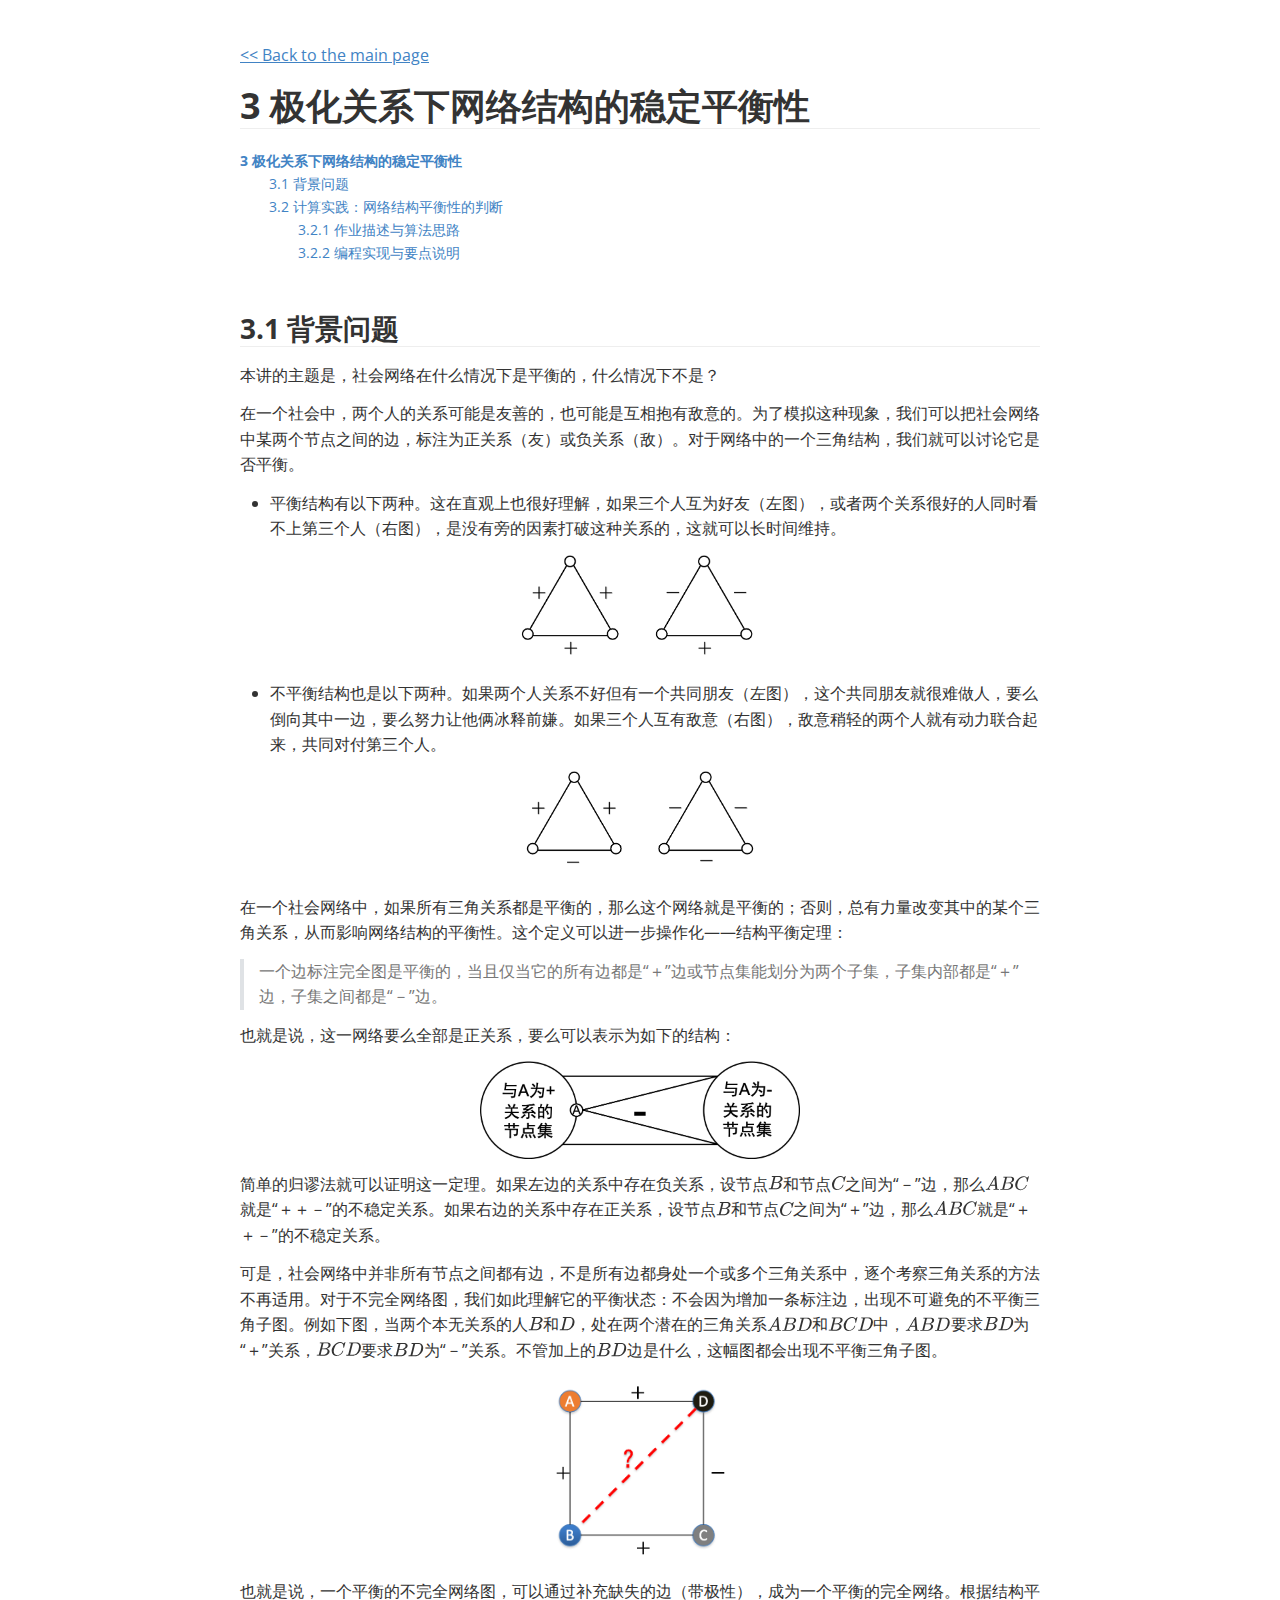
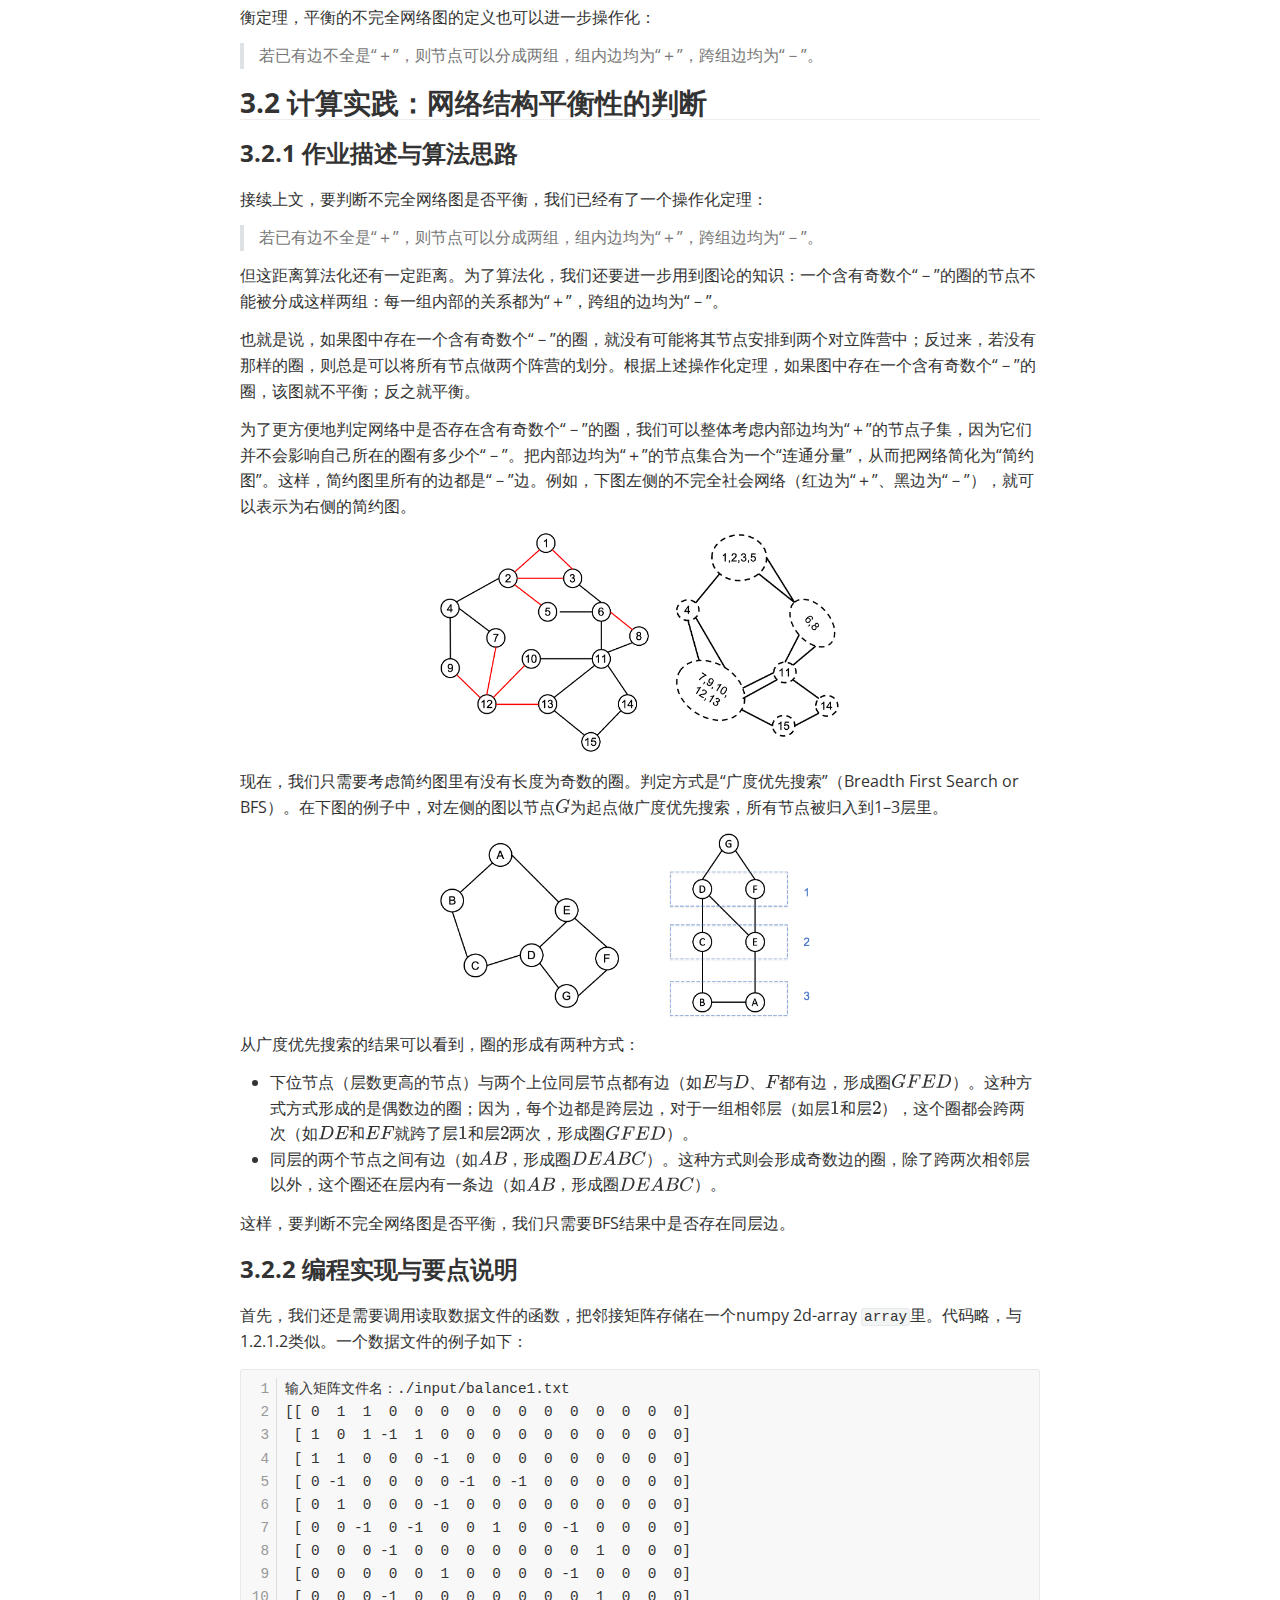
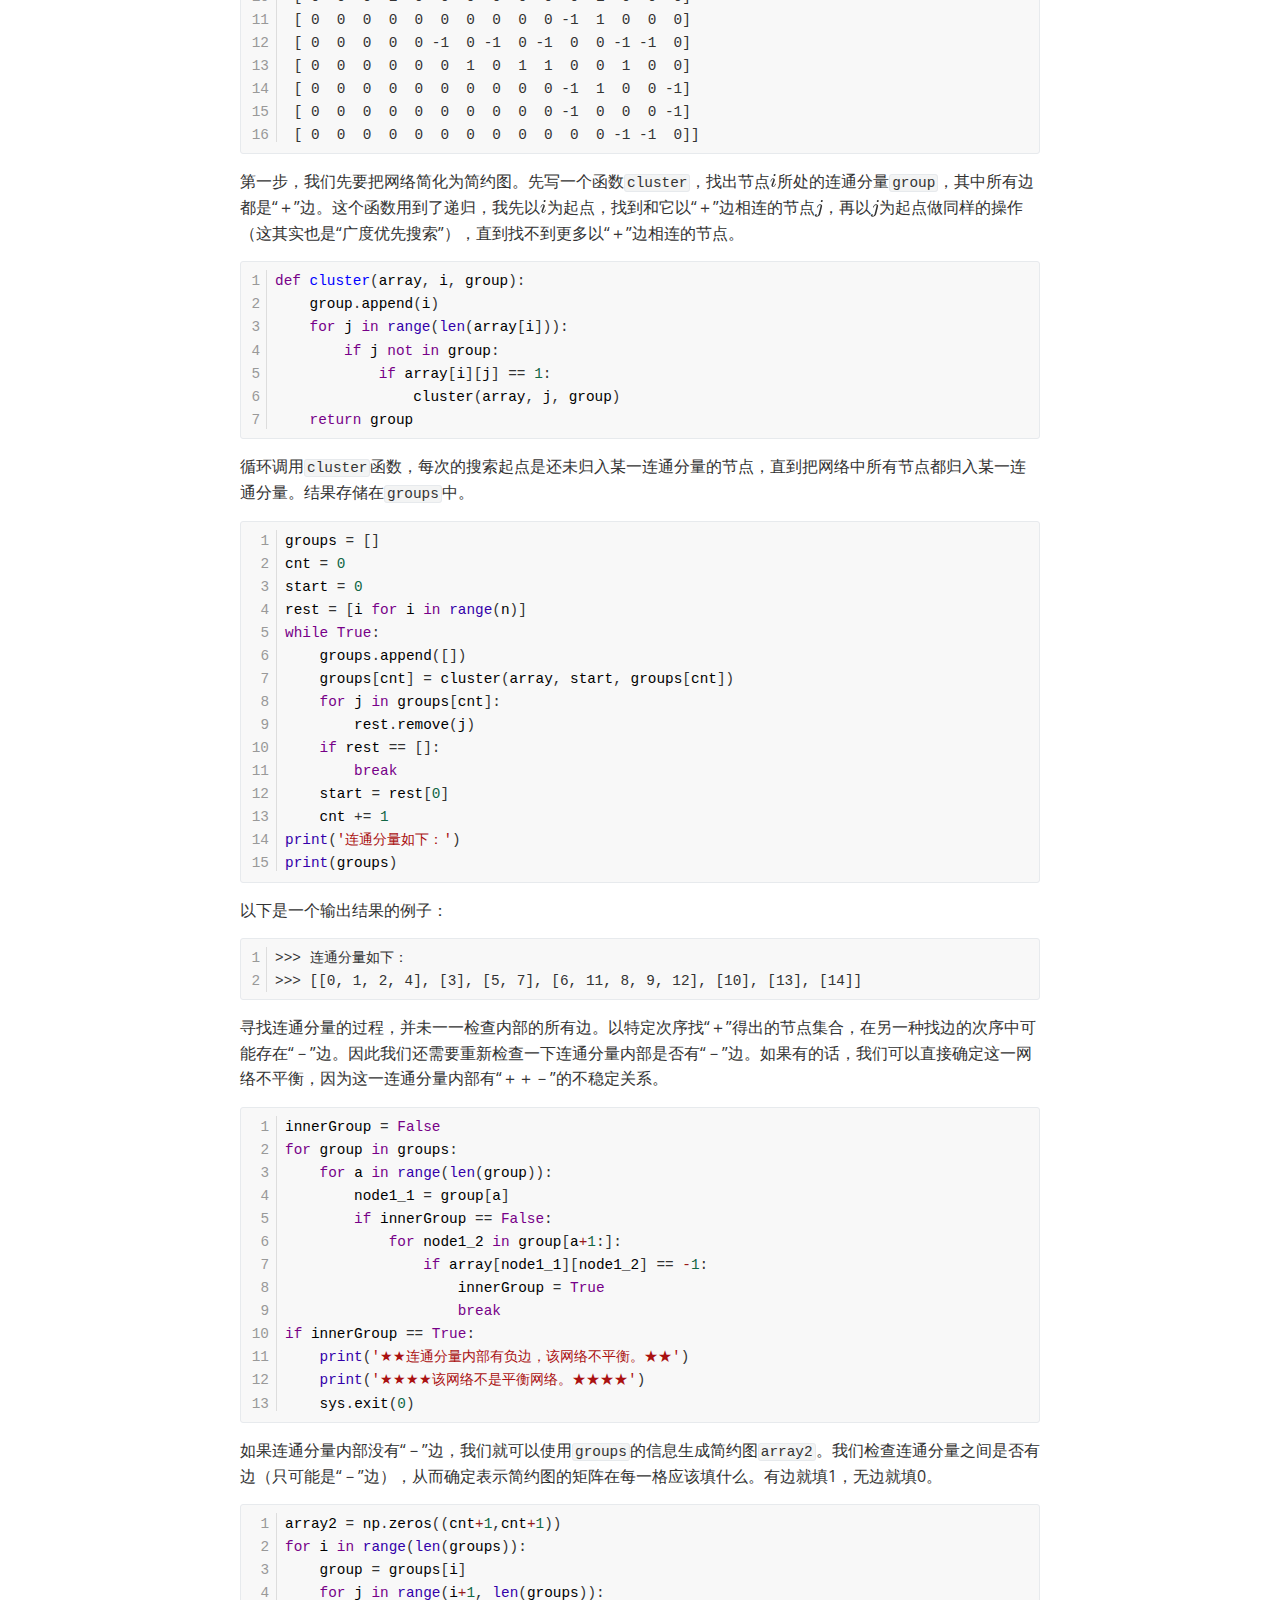
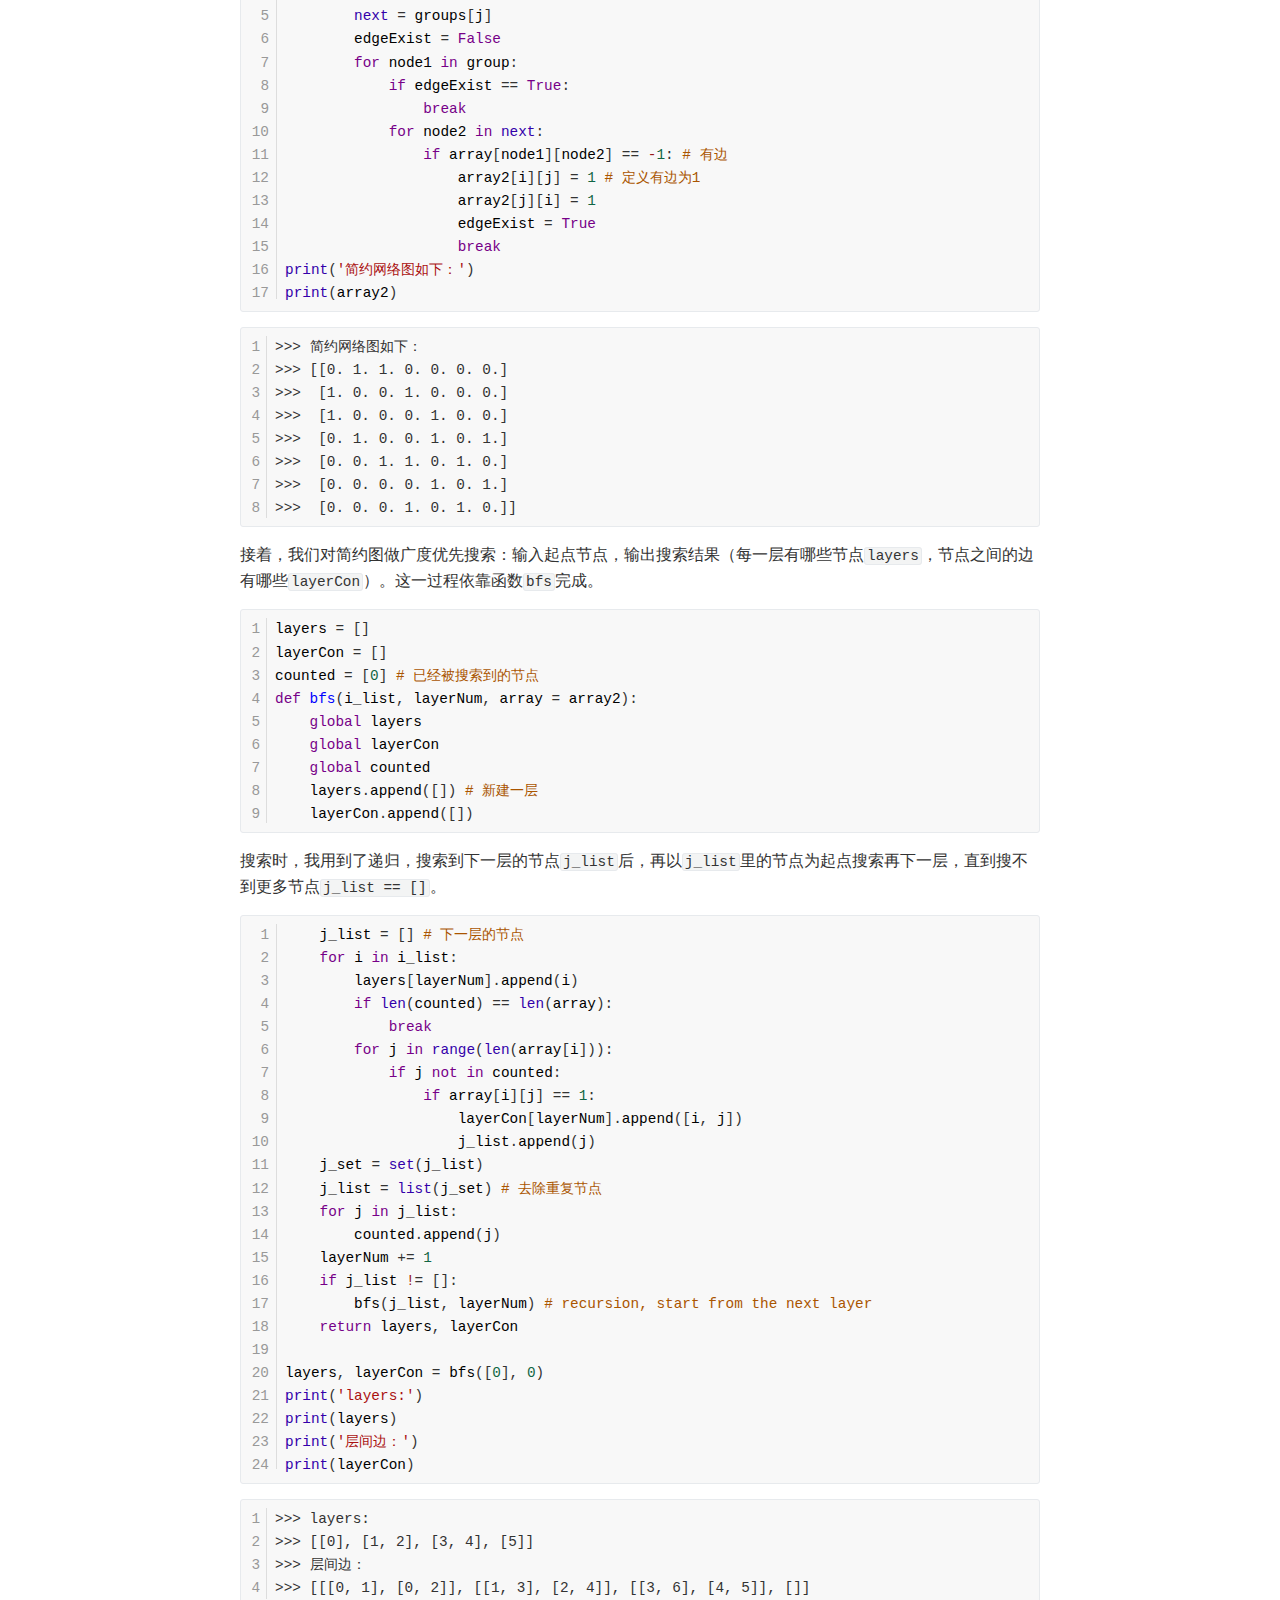
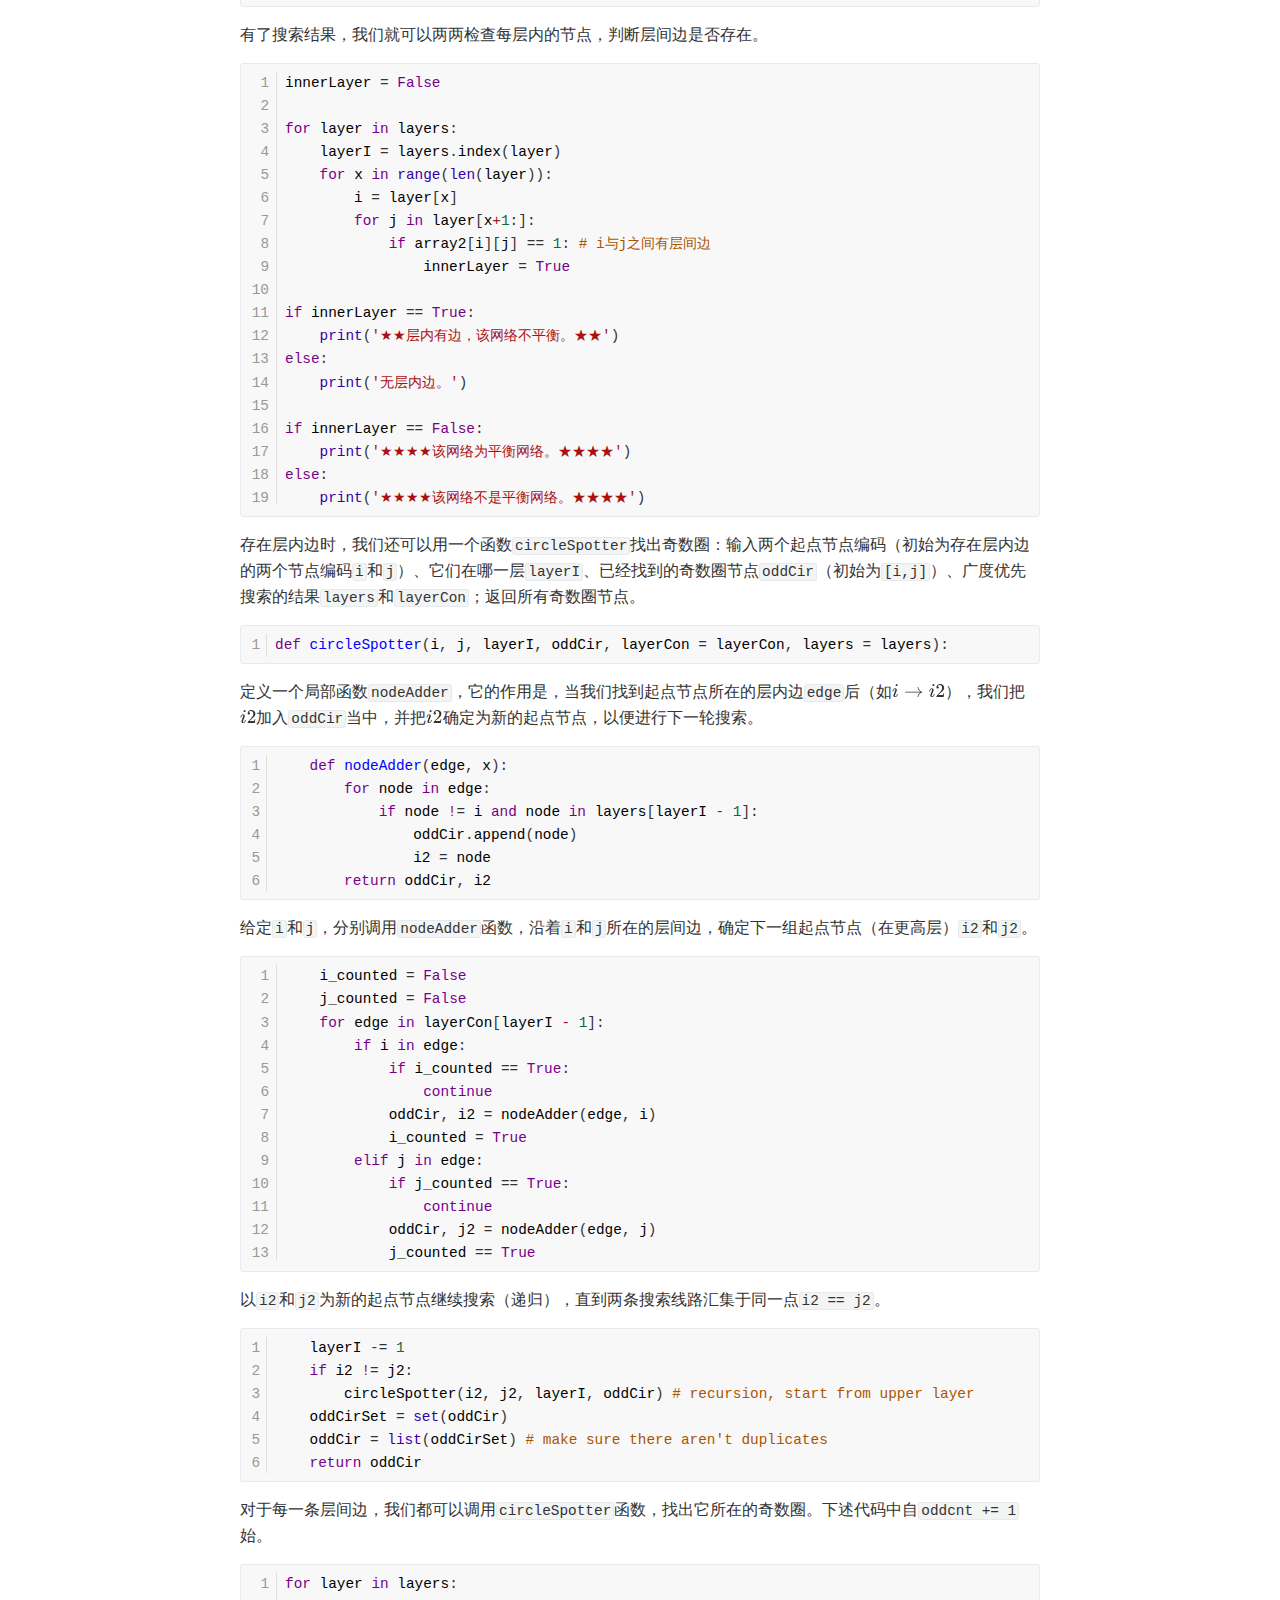
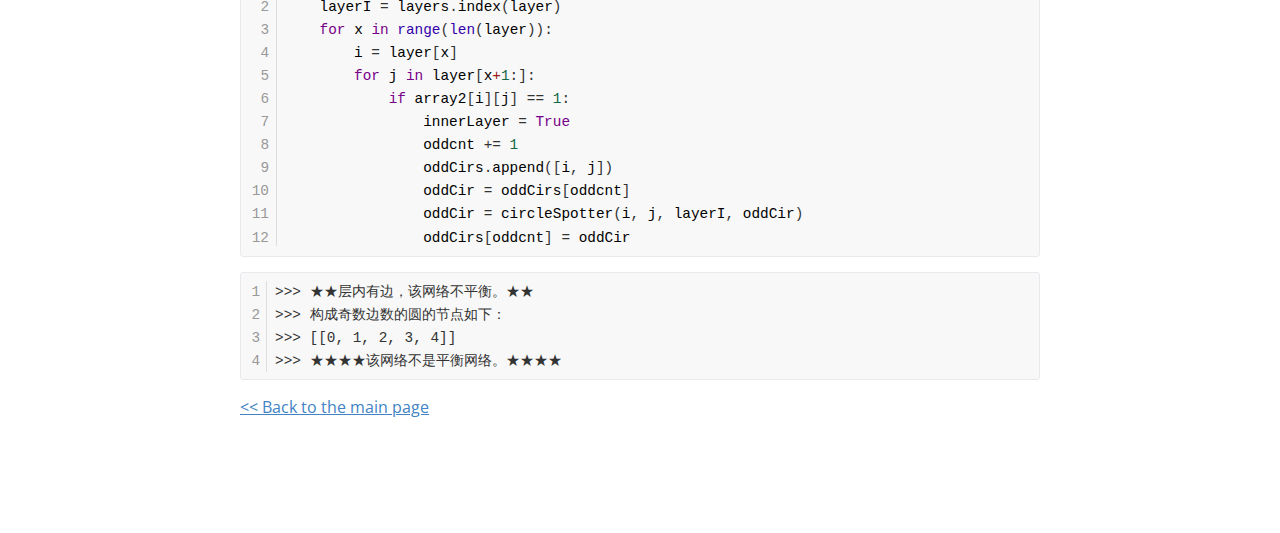
<file: 3.html>
<!doctype html>
<html>
<head>
<meta charset='UTF-8'><meta name='viewport' content='width=device-width initial-scale=1'>

<link href='https://fonts.loli.net/css?family=Open+Sans:400italic,700italic,700,400&subset=latin,latin-ext' rel='stylesheet' type='text/css' /><style type='text/css'>html {overflow-x: initial !important;}:root { --bg-color: #ffffff; --text-color: #333333; --select-text-bg-color: #B5D6FC; --select-text-font-color: auto; --monospace: "Lucida Console",Consolas,"Courier",monospace; --title-bar-height: 20px; }
.mac-os-11 { --title-bar-height: 28px; }
html { font-size: 14px; background-color: var(--bg-color); color: var(--text-color); font-family: "Helvetica Neue", Helvetica, Arial, sans-serif; -webkit-font-smoothing: antialiased; }
body { margin: 0px; padding: 0px; height: auto; inset: 0px; font-size: 1rem; line-height: 1.42857143; overflow-x: hidden; background-image: inherit; background-size: inherit; background-attachment: inherit; background-origin: inherit; background-clip: inherit; background-color: inherit; tab-size: 4; background-position: inherit; background-repeat: inherit; }
iframe { margin: auto; }
a.url { word-break: break-all; }
a:active, a:hover { outline: 0px; }
.in-text-selection, ::selection { text-shadow: none; background: var(--select-text-bg-color); color: var(--select-text-font-color); }
#write { margin: 0px auto; height: auto; width: inherit; word-break: normal; word-wrap: break-word; position: relative; white-space: normal; overflow-x: visible; padding-top: 36px; }
#write.first-line-indent p { text-indent: 2em; }
#write.first-line-indent li p, #write.first-line-indent p * { text-indent: 0px; }
#write.first-line-indent li { margin-left: 2em; }
.for-image #write { padding-left: 8px; padding-right: 8px; }
body.typora-export { padding-left: 30px; padding-right: 30px; }
.typora-export .footnote-line, .typora-export li, .typora-export p { white-space: pre-wrap; }
.typora-export .task-list-item input { pointer-events: none; }
@media screen and (max-width: 500px) { 
  body.typora-export { padding-left: 0px; padding-right: 0px; }
  #write { padding-left: 20px; padding-right: 20px; }
  .CodeMirror-sizer { margin-left: 0px !important; }
  .CodeMirror-gutters { display: none !important; }
}
#write li > figure:last-child { margin-bottom: 0.5rem; }
#write ol, #write ul { position: relative; }
img { max-width: 100%; vertical-align: middle; image-orientation: from-image; }
button, input, select, textarea { color: inherit; font-family: inherit; font-size: inherit; font-style: inherit; font-variant-caps: inherit; font-weight: inherit; font-stretch: inherit; line-height: inherit; }
input[type="checkbox"], input[type="radio"] { line-height: normal; padding: 0px; }
*, ::after, ::before { box-sizing: border-box; }
#write h1, #write h2, #write h3, #write h4, #write h5, #write h6, #write p, #write pre { width: inherit; }
#write h1, #write h2, #write h3, #write h4, #write h5, #write h6, #write p { position: relative; }
p { line-height: inherit; }
h1, h2, h3, h4, h5, h6 { break-after: avoid-page; break-inside: avoid; orphans: 4; }
p { orphans: 4; }
h1 { font-size: 2rem; }
h2 { font-size: 1.8rem; }
h3 { font-size: 1.6rem; }
h4 { font-size: 1.4rem; }
h5 { font-size: 1.2rem; }
h6 { font-size: 1rem; }
.md-math-block, .md-rawblock, h1, h2, h3, h4, h5, h6, p { margin-top: 1rem; margin-bottom: 1rem; }
.hidden { display: none; }
.md-blockmeta { color: rgb(204, 204, 204); font-weight: 700; font-style: italic; }
a { cursor: pointer; }
sup.md-footnote { padding: 2px 4px; background-color: rgba(238, 238, 238, 0.7); color: rgb(85, 85, 85); border-top-left-radius: 4px; border-top-right-radius: 4px; border-bottom-right-radius: 4px; border-bottom-left-radius: 4px; cursor: pointer; }
sup.md-footnote a, sup.md-footnote a:hover { color: inherit; text-transform: inherit; text-decoration: inherit; }
#write input[type="checkbox"] { cursor: pointer; width: inherit; height: inherit; }
figure { overflow-x: auto; margin: 1.2em 0px; max-width: calc(100% + 16px); padding: 0px; }
figure > table { margin: 0px; }
tr { break-inside: avoid; break-after: auto; }
thead { display: table-header-group; }
table { border-collapse: collapse; border-spacing: 0px; width: 100%; overflow: auto; break-inside: auto; text-align: left; }
table.md-table td { min-width: 32px; }
.CodeMirror-gutters { border-right-width: 0px; background-color: inherit; }
.CodeMirror-linenumber { }
.CodeMirror { text-align: left; }
.CodeMirror-placeholder { opacity: 0.3; }
.CodeMirror pre { padding: 0px 4px; }
.CodeMirror-lines { padding: 0px; }
div.hr:focus { cursor: none; }
#write pre { white-space: pre-wrap; }
#write.fences-no-line-wrapping pre { white-space: pre; }
#write pre.ty-contain-cm { white-space: normal; }
.CodeMirror-gutters { margin-right: 4px; }
.md-fences { font-size: 0.9rem; display: block; break-inside: avoid; text-align: left; overflow: visible; white-space: pre; background-image: inherit; background-size: inherit; background-attachment: inherit; background-origin: inherit; background-clip: inherit; background-color: inherit; position: relative !important; background-position: inherit; background-repeat: inherit; }
.md-fences-adv-panel { width: 100%; margin-top: 10px; text-align: center; padding-top: 0px; padding-bottom: 8px; overflow-x: auto; }
#write .md-fences.mock-cm { white-space: pre-wrap; }
.md-fences.md-fences-with-lineno { padding-left: 0px; }
#write.fences-no-line-wrapping .md-fences.mock-cm { white-space: pre; overflow-x: auto; }
.md-fences.mock-cm.md-fences-with-lineno { padding-left: 8px; }
.CodeMirror-line, twitterwidget { break-inside: avoid; }
.footnotes { opacity: 0.8; font-size: 0.9rem; margin-top: 1em; margin-bottom: 1em; }
.footnotes + .footnotes { margin-top: 0px; }
.md-reset { margin: 0px; padding: 0px; border: 0px; outline: 0px; vertical-align: top; text-decoration: none; text-shadow: none; float: none; position: static; width: auto; height: auto; white-space: nowrap; cursor: inherit; line-height: normal; font-weight: 400; text-align: left; box-sizing: content-box; direction: ltr; background-position: 0px 0px; }
li div { padding-top: 0px; }
blockquote { margin: 1rem 0px; }
li .mathjax-block, li p { margin: 0.5rem 0px; }
li blockquote { margin: 1rem 0px; }
li { margin: 0px; position: relative; }
blockquote > :last-child { margin-bottom: 0px; }
blockquote > :first-child, li > :first-child { margin-top: 0px; }
.footnotes-area { color: rgb(136, 136, 136); margin-top: 0.714rem; padding-bottom: 0.143rem; white-space: normal; }
#write .footnote-line { white-space: pre-wrap; }
@media print { 
  body, html { border: 1px solid transparent; height: 99%; break-after: avoid; break-before: avoid; font-variant-ligatures: no-common-ligatures; }
  #write { margin-top: 0px; padding-top: 0px; border-color: transparent !important; }
  .typora-export * { -webkit-print-color-adjust: exact; }
  .typora-export #write { break-after: avoid; }
  .typora-export #write::after { height: 0px; }
  .is-mac table { break-inside: avoid; }
  .typora-export-show-outline .typora-export-sidebar { display: none; }
}
.footnote-line { margin-top: 0.714em; font-size: 0.7em; }
a img, img a { cursor: pointer; }
pre.md-meta-block { font-size: 0.8rem; min-height: 0.8rem; white-space: pre-wrap; background-color: rgb(204, 204, 204); display: block; overflow-x: hidden; }
p > .md-image:only-child:not(.md-img-error) img, p > img:only-child { display: block; margin: auto; }
#write.first-line-indent p > .md-image:only-child:not(.md-img-error) img { left: -2em; position: relative; }
p > .md-image:only-child { display: inline-block; width: 100%; }
#write .MathJax_Display { margin: 0.8em 0px 0px; }
.md-math-block { width: 100%; }
.md-math-block:not(:empty)::after { display: none; }
.MathJax_ref { fill: currentcolor; }
[contenteditable="true"]:active, [contenteditable="true"]:focus, [contenteditable="false"]:active, [contenteditable="false"]:focus { outline: 0px; box-shadow: none; }
.md-task-list-item { position: relative; list-style-type: none; }
.task-list-item.md-task-list-item { padding-left: 0px; }
.md-task-list-item > input { position: absolute; top: 0px; left: 0px; margin-left: -1.2em; margin-top: calc(1em - 10px); border: none; }
.math { font-size: 1rem; }
.md-toc { min-height: 3.58rem; position: relative; font-size: 0.9rem; border-top-left-radius: 10px; border-top-right-radius: 10px; border-bottom-right-radius: 10px; border-bottom-left-radius: 10px; }
.md-toc-content { position: relative; margin-left: 0px; }
.md-toc-content::after, .md-toc::after { display: none; }
.md-toc-item { display: block; color: rgb(65, 131, 196); }
.md-toc-item a { text-decoration: none; }
.md-toc-inner:hover { text-decoration: underline; }
.md-toc-inner { display: inline-block; cursor: pointer; }
.md-toc-h1 .md-toc-inner { margin-left: 0px; font-weight: 700; }
.md-toc-h2 .md-toc-inner { margin-left: 2em; }
.md-toc-h3 .md-toc-inner { margin-left: 4em; }
.md-toc-h4 .md-toc-inner { margin-left: 6em; }
.md-toc-h5 .md-toc-inner { margin-left: 8em; }
.md-toc-h6 .md-toc-inner { margin-left: 10em; }
@media screen and (max-width: 48em) { 
  .md-toc-h3 .md-toc-inner { margin-left: 3.5em; }
  .md-toc-h4 .md-toc-inner { margin-left: 5em; }
  .md-toc-h5 .md-toc-inner { margin-left: 6.5em; }
  .md-toc-h6 .md-toc-inner { margin-left: 8em; }
}
a.md-toc-inner { font-size: inherit; font-style: inherit; font-weight: inherit; line-height: inherit; }
.footnote-line a:not(.reversefootnote) { color: inherit; }
.md-attr { display: none; }
.md-fn-count::after { content: "."; }
code, pre, samp, tt { font-family: var(--monospace); }
kbd { margin: 0px 0.1em; padding: 0.1em 0.6em; font-size: 0.8em; color: rgb(36, 39, 41); background-color: rgb(255, 255, 255); border: 1px solid rgb(173, 179, 185); border-top-left-radius: 3px; border-top-right-radius: 3px; border-bottom-right-radius: 3px; border-bottom-left-radius: 3px; box-shadow: rgba(12, 13, 14, 0.2) 0px 1px 0px, rgb(255, 255, 255) 0px 0px 0px 2px inset; white-space: nowrap; vertical-align: middle; }
.md-comment { color: rgb(162, 127, 3); opacity: 0.6; font-family: var(--monospace); }
code { text-align: left; }
a.md-print-anchor { white-space: pre !important; border: none !important; display: inline-block !important; position: absolute !important; width: 1px !important; right: 0px !important; outline: 0px !important; text-shadow: initial !important; background-position: 0px 0px !important; }
.os-windows.monocolor-emoji .md-emoji { font-family: "Segoe UI Symbol", sans-serif; }
.md-diagram-panel > svg { max-width: 100%; }
[lang="flow"] svg, [lang="mermaid"] svg { max-width: 100%; height: auto; }
[lang="mermaid"] .node text { font-size: 1rem; }
table tr th { border-bottom-width: 0px; }
video { max-width: 100%; display: block; margin: 0px auto; }
iframe { max-width: 100%; width: 100%; border: none; }
.highlight td, .highlight tr { border: 0px; }
mark { background-color: rgb(255, 255, 0); color: rgb(0, 0, 0); }
.md-html-inline .md-plain, .md-html-inline strong, mark .md-inline-math, mark strong { color: inherit; }
.md-expand mark .md-meta { opacity: 0.3 !important; }
mark .md-meta { color: rgb(0, 0, 0); }
@media print { 
  .typora-export h1, .typora-export h2, .typora-export h3, .typora-export h4, .typora-export h5, .typora-export h6 { break-inside: avoid; }
}
.md-diagram-panel .messageText { stroke: none !important; }
.md-diagram-panel .start-state { fill: var(--node-fill); }
.md-diagram-panel .edgeLabel rect { opacity: 1 !important; }
.md-fences.md-fences-math { font-size: 1em; }
.md-fences-advanced:not(.md-focus) { padding: 0px; white-space: nowrap; border: 0px; }
.md-fences-advanced:not(.md-focus) { background-image: inherit; background-size: inherit; background-attachment: inherit; background-origin: inherit; background-clip: inherit; background-color: inherit; background-position: inherit; background-repeat: inherit; }
.typora-export-show-outline .typora-export-content { max-width: 1440px; margin: auto; display: flex; flex-direction: row; }
.typora-export-sidebar { width: 300px; font-size: 0.8rem; margin-top: 80px; margin-right: 18px; }
.typora-export-show-outline #write { --webkit-flex: 2; flex: 2 1 0%; }
.typora-export-sidebar .outline-content { position: fixed; top: 0px; max-height: 100%; overflow: hidden auto; padding-bottom: 30px; padding-top: 60px; width: 300px; }
@media screen and (max-width: 1024px) { 
  .typora-export-sidebar, .typora-export-sidebar .outline-content { width: 240px; }
}
@media screen and (max-width: 800px) { 
  .typora-export-sidebar { display: none; }
}
.outline-content li, .outline-content ul { margin-left: 0px; margin-right: 0px; padding-left: 0px; padding-right: 0px; list-style: none; }
.outline-content ul { margin-top: 0px; margin-bottom: 0px; }
.outline-content strong { font-weight: 400; }
.outline-expander { width: 1rem; height: 1.428571429rem; position: relative; display: table-cell; vertical-align: middle; cursor: pointer; padding-left: 4px; }
.outline-expander::before { content: ''; position: relative; font-family: Ionicons; display: inline-block; font-size: 8px; vertical-align: middle; }
.outline-item { padding-top: 3px; padding-bottom: 3px; cursor: pointer; }
.outline-expander:hover::before { content: ''; }
.outline-h1 > .outline-item { padding-left: 0px; }
.outline-h2 > .outline-item { padding-left: 1em; }
.outline-h3 > .outline-item { padding-left: 2em; }
.outline-h4 > .outline-item { padding-left: 3em; }
.outline-h5 > .outline-item { padding-left: 4em; }
.outline-h6 > .outline-item { padding-left: 5em; }
.outline-label { cursor: pointer; display: table-cell; vertical-align: middle; text-decoration: none; color: inherit; }
.outline-label:hover { text-decoration: underline; }
.outline-item:hover { border-color: rgb(245, 245, 245); background-color: var(--item-hover-bg-color); }
.outline-item:hover { margin-left: -28px; margin-right: -28px; border-left-width: 28px; border-left-style: solid; border-left-color: transparent; border-right-width: 28px; border-right-style: solid; border-right-color: transparent; }
.outline-item-single .outline-expander::before, .outline-item-single .outline-expander:hover::before { display: none; }
.outline-item-open > .outline-item > .outline-expander::before { content: ''; }
.outline-children { display: none; }
.info-panel-tab-wrapper { display: none; }
.outline-item-open > .outline-children { display: block; }
.typora-export .outline-item { padding-top: 1px; padding-bottom: 1px; }
.typora-export .outline-item:hover { margin-right: -8px; border-right-width: 8px; border-right-style: solid; border-right-color: transparent; }
.typora-export .outline-expander::before { content: "+"; font-family: inherit; top: -1px; }
.typora-export .outline-expander:hover::before, .typora-export .outline-item-open > .outline-item > .outline-expander::before { content: '−'; }
.typora-export-collapse-outline .outline-children { display: none; }
.typora-export-collapse-outline .outline-item-open > .outline-children, .typora-export-no-collapse-outline .outline-children { display: block; }
.typora-export-no-collapse-outline .outline-expander::before { content: "" !important; }
.typora-export-show-outline .outline-item-active > .outline-item .outline-label { font-weight: 700; }
.md-inline-math-container mjx-container { zoom: 0.95; }


.CodeMirror { height: auto; }
.CodeMirror.cm-s-inner { background-image: inherit; background-size: inherit; background-attachment: inherit; background-origin: inherit; background-clip: inherit; background-color: inherit; background-position: inherit; background-repeat: inherit; }
.CodeMirror-scroll { overflow: auto hidden; z-index: 3; }
.CodeMirror-gutter-filler, .CodeMirror-scrollbar-filler { background-color: rgb(255, 255, 255); }
.CodeMirror-gutters { border-right-width: 1px; border-right-style: solid; border-right-color: rgb(221, 221, 221); background-image: inherit; background-size: inherit; background-attachment: inherit; background-origin: inherit; background-clip: inherit; background-color: inherit; white-space: nowrap; background-position: inherit; background-repeat: inherit; }
.CodeMirror-linenumber { padding: 0px 3px 0px 5px; text-align: right; color: rgb(153, 153, 153); }
.cm-s-inner .cm-keyword { color: rgb(119, 0, 136); }
.cm-s-inner .cm-atom, .cm-s-inner.cm-atom { color: rgb(34, 17, 153); }
.cm-s-inner .cm-number { color: rgb(17, 102, 68); }
.cm-s-inner .cm-def { color: rgb(0, 0, 255); }
.cm-s-inner .cm-variable { color: rgb(0, 0, 0); }
.cm-s-inner .cm-variable-2 { color: rgb(0, 85, 170); }
.cm-s-inner .cm-variable-3 { color: rgb(0, 136, 85); }
.cm-s-inner .cm-string { color: rgb(170, 17, 17); }
.cm-s-inner .cm-property { color: rgb(0, 0, 0); }
.cm-s-inner .cm-operator { color: rgb(152, 26, 26); }
.cm-s-inner .cm-comment, .cm-s-inner.cm-comment { color: rgb(170, 85, 0); }
.cm-s-inner .cm-string-2 { color: rgb(255, 85, 0); }
.cm-s-inner .cm-meta { color: rgb(85, 85, 85); }
.cm-s-inner .cm-qualifier { color: rgb(85, 85, 85); }
.cm-s-inner .cm-builtin { color: rgb(51, 0, 170); }
.cm-s-inner .cm-bracket { color: rgb(153, 153, 119); }
.cm-s-inner .cm-tag { color: rgb(17, 119, 0); }
.cm-s-inner .cm-attribute { color: rgb(0, 0, 204); }
.cm-s-inner .cm-header, .cm-s-inner.cm-header { color: rgb(0, 0, 255); }
.cm-s-inner .cm-quote, .cm-s-inner.cm-quote { color: rgb(0, 153, 0); }
.cm-s-inner .cm-hr, .cm-s-inner.cm-hr { color: rgb(153, 153, 153); }
.cm-s-inner .cm-link, .cm-s-inner.cm-link { color: rgb(0, 0, 204); }
.cm-negative { color: rgb(221, 68, 68); }
.cm-positive { color: rgb(34, 153, 34); }
.cm-header, .cm-strong { font-weight: 700; }
.cm-del { text-decoration: line-through; }
.cm-em { font-style: italic; }
.cm-link { text-decoration: underline; }
.cm-error { color: red; }
.cm-invalidchar { color: red; }
.cm-constant { color: rgb(38, 139, 210); }
.cm-defined { color: rgb(181, 137, 0); }
div.CodeMirror span.CodeMirror-matchingbracket { color: rgb(0, 255, 0); }
div.CodeMirror span.CodeMirror-nonmatchingbracket { color: rgb(255, 34, 34); }
.cm-s-inner .CodeMirror-activeline-background { background-image: inherit; background-size: inherit; background-attachment: inherit; background-origin: inherit; background-clip: inherit; background-color: inherit; background-position: inherit; background-repeat: inherit; }
.CodeMirror { position: relative; overflow: hidden; }
.CodeMirror-scroll { height: 100%; outline: 0px; position: relative; box-sizing: content-box; background-image: inherit; background-size: inherit; background-attachment: inherit; background-origin: inherit; background-clip: inherit; background-color: inherit; background-position: inherit; background-repeat: inherit; }
.CodeMirror-sizer { position: relative; }
.CodeMirror-gutter-filler, .CodeMirror-hscrollbar, .CodeMirror-scrollbar-filler, .CodeMirror-vscrollbar { position: absolute; z-index: 6; display: none; outline: 0px; }
.CodeMirror-vscrollbar { right: 0px; top: 0px; overflow: hidden; }
.CodeMirror-hscrollbar { bottom: 0px; left: 0px; overflow: auto hidden; }
.CodeMirror-scrollbar-filler { right: 0px; bottom: 0px; }
.CodeMirror-gutter-filler { left: 0px; bottom: 0px; }
.CodeMirror-gutters { position: absolute; left: 0px; top: 0px; padding-bottom: 10px; z-index: 3; overflow-y: hidden; }
.CodeMirror-gutter { white-space: normal; height: 100%; box-sizing: content-box; padding-bottom: 30px; margin-bottom: -32px; display: inline-block; }
.CodeMirror-gutter-wrapper { position: absolute; z-index: 4; border: none !important; background-position: 0px 0px !important; }
.CodeMirror-gutter-background { position: absolute; top: 0px; bottom: 0px; z-index: 4; }
.CodeMirror-gutter-elt { position: absolute; cursor: default; z-index: 4; }
.CodeMirror-lines { cursor: text; }
.CodeMirror pre { border-top-left-radius: 0px; border-top-right-radius: 0px; border-bottom-right-radius: 0px; border-bottom-left-radius: 0px; border-width: 0px; font-family: inherit; font-size: inherit; margin: 0px; white-space: pre; word-wrap: normal; color: inherit; z-index: 2; position: relative; overflow: visible; background-position: 0px 0px; }
.CodeMirror-wrap pre { word-wrap: break-word; white-space: pre-wrap; word-break: normal; }
.CodeMirror-code pre { border-right-width: 30px; border-right-style: solid; border-right-color: transparent; width: fit-content; }
.CodeMirror-wrap .CodeMirror-code pre { border-right-style: none; width: auto; }
.CodeMirror-linebackground { position: absolute; inset: 0px; z-index: 0; }
.CodeMirror-linewidget { position: relative; z-index: 2; overflow: auto; }
.CodeMirror-wrap .CodeMirror-scroll { overflow-x: hidden; }
.CodeMirror-measure { position: absolute; width: 100%; height: 0px; overflow: hidden; visibility: hidden; }
.CodeMirror-measure pre { position: static; }
.CodeMirror div.CodeMirror-cursor { position: absolute; visibility: hidden; border-right-style: none; width: 0px; }
.CodeMirror div.CodeMirror-cursor { visibility: hidden; }
.CodeMirror-focused div.CodeMirror-cursor { visibility: inherit; }
.cm-searching { background-color: rgba(255, 255, 0, 0.4); }
span.cm-underlined { text-decoration: underline; }
span.cm-strikethrough { text-decoration: line-through; }
.cm-tw-syntaxerror { color: rgb(255, 255, 255); background-color: rgb(153, 0, 0); }
.cm-tw-deleted { text-decoration: line-through; }
.cm-tw-header5 { font-weight: 700; }
.cm-tw-listitem:first-child { padding-left: 10px; }
.cm-tw-box { border-style: solid; border-right-width: 1px; border-bottom-width: 1px; border-left-width: 1px; border-color: inherit; border-top-width: 0px !important; }
.cm-tw-underline { text-decoration: underline; }
@media print { 
  .CodeMirror div.CodeMirror-cursor { visibility: hidden; }
}


:root {
    --side-bar-bg-color: #fafafa;
    --control-text-color: #777;
}

@include-when-export url(https://fonts.loli.net/css?family=Open+Sans:400italic,700italic,700,400&subset=latin,latin-ext);

/* open-sans-regular - latin-ext_latin */
  /* open-sans-italic - latin-ext_latin */
    /* open-sans-700 - latin-ext_latin */
    /* open-sans-700italic - latin-ext_latin */
  html {
    font-size: 16px;
    -webkit-font-smoothing: antialiased;
}

body {
    font-family: "Open Sans","Clear Sans", "Helvetica Neue", Helvetica, Arial, 'Segoe UI Emoji', sans-serif;
    color: rgb(51, 51, 51);
    line-height: 1.6;
}

#write {
    max-width: 860px;
  	margin: 0 auto;
  	padding: 30px;
    padding-bottom: 100px;
}

@media only screen and (min-width: 1400px) {
	#write {
		max-width: 1024px;
	}
}

@media only screen and (min-width: 1800px) {
	#write {
		max-width: 1200px;
	}
}

#write > ul:first-child,
#write > ol:first-child{
    margin-top: 30px;
}

a {
    color: #4183C4;
}
h1,
h2,
h3,
h4,
h5,
h6 {
    position: relative;
    margin-top: 1rem;
    margin-bottom: 1rem;
    font-weight: bold;
    line-height: 1.4;
    cursor: text;
}
h1:hover a.anchor,
h2:hover a.anchor,
h3:hover a.anchor,
h4:hover a.anchor,
h5:hover a.anchor,
h6:hover a.anchor {
    text-decoration: none;
}
h1 tt,
h1 code {
    font-size: inherit;
}
h2 tt,
h2 code {
    font-size: inherit;
}
h3 tt,
h3 code {
    font-size: inherit;
}
h4 tt,
h4 code {
    font-size: inherit;
}
h5 tt,
h5 code {
    font-size: inherit;
}
h6 tt,
h6 code {
    font-size: inherit;
}
h1 {
    font-size: 2.25em;
    line-height: 1.2;
    border-bottom: 1px solid #eee;
}
h2 {
    font-size: 1.75em;
    line-height: 1.225;
    border-bottom: 1px solid #eee;
}

/*@media print {
    .typora-export h1,
    .typora-export h2 {
        border-bottom: none;
        padding-bottom: initial;
    }

    .typora-export h1::after,
    .typora-export h2::after {
        content: "";
        display: block;
        height: 100px;
        margin-top: -96px;
        border-top: 1px solid #eee;
    }
}*/

h3 {
    font-size: 1.5em;
    line-height: 1.43;
}
h4 {
    font-size: 1.25em;
}
h5 {
    font-size: 1em;
}
h6 {
   font-size: 1em;
    color: #777;
}
p,
blockquote,
ul,
ol,
dl,
table{
    margin: 0.8em 0;
}
li>ol,
li>ul {
    margin: 0 0;
}
hr {
    height: 2px;
    padding: 0;
    margin: 16px 0;
    background-color: #e7e7e7;
    border: 0 none;
    overflow: hidden;
    box-sizing: content-box;
}

li p.first {
    display: inline-block;
}
ul,
ol {
    padding-left: 30px;
}
ul:first-child,
ol:first-child {
    margin-top: 0;
}
ul:last-child,
ol:last-child {
    margin-bottom: 0;
}
blockquote {
    border-left: 4px solid #dfe2e5;
    padding: 0 15px;
    color: #777777;
}
blockquote blockquote {
    padding-right: 0;
}
table {
    padding: 0;
    word-break: initial;
}
table tr {
    border: 1px solid #dfe2e5;
    margin: 0;
    padding: 0;
}
table tr:nth-child(2n),
thead {
    background-color: #f8f8f8;
}
table th {
    font-weight: bold;
    border: 1px solid #dfe2e5;
    border-bottom: 0;
    margin: 0;
    padding: 6px 13px;
}
table td {
    border: 1px solid #dfe2e5;
    margin: 0;
    padding: 6px 13px;
}
table th:first-child,
table td:first-child {
    margin-top: 0;
}
table th:last-child,
table td:last-child {
    margin-bottom: 0;
}

.CodeMirror-lines {
    padding-left: 4px;
}

.code-tooltip {
    box-shadow: 0 1px 1px 0 rgba(0,28,36,.3);
    border-top: 1px solid #eef2f2;
}

.md-fences,
code,
tt {
    border: 1px solid #e7eaed;
    background-color: #f8f8f8;
    border-radius: 3px;
    padding: 0;
    padding: 2px 4px 0px 4px;
    font-size: 0.9em;
}

code {
    background-color: #f3f4f4;
    padding: 0 2px 0 2px;
}

.md-fences {
    margin-bottom: 15px;
    margin-top: 15px;
    padding-top: 8px;
    padding-bottom: 6px;
}


.md-task-list-item > input {
  margin-left: -1.3em;
}

@media print {
    html {
        font-size: 13px;
    }
    table,
    pre {
        page-break-inside: avoid;
    }
    pre {
        word-wrap: break-word;
    }
}

.md-fences {
	background-color: #f8f8f8;
}
#write pre.md-meta-block {
	padding: 1rem;
    font-size: 85%;
    line-height: 1.45;
    background-color: #f7f7f7;
    border: 0;
    border-radius: 3px;
    color: #777777;
    margin-top: 0 !important;
}

.mathjax-block>.code-tooltip {
	bottom: .375rem;
}

.md-mathjax-midline {
    background: #fafafa;
}

#write>h3.md-focus:before{
	left: -1.5625rem;
	top: .375rem;
}
#write>h4.md-focus:before{
	left: -1.5625rem;
	top: .285714286rem;
}
#write>h5.md-focus:before{
	left: -1.5625rem;
	top: .285714286rem;
}
#write>h6.md-focus:before{
	left: -1.5625rem;
	top: .285714286rem;
}
.md-image>.md-meta {
    /*border: 1px solid #ddd;*/
    border-radius: 3px;
    padding: 2px 0px 0px 4px;
    font-size: 0.9em;
    color: inherit;
}

.md-tag {
    color: #a7a7a7;
    opacity: 1;
}

.md-toc { 
    margin-top:20px;
    padding-bottom:20px;
}

.sidebar-tabs {
    border-bottom: none;
}

#typora-quick-open {
    border: 1px solid #ddd;
    background-color: #f8f8f8;
}

#typora-quick-open-item {
    background-color: #FAFAFA;
    border-color: #FEFEFE #e5e5e5 #e5e5e5 #eee;
    border-style: solid;
    border-width: 1px;
}

/** focus mode */
.on-focus-mode blockquote {
    border-left-color: rgba(85, 85, 85, 0.12);
}

header, .context-menu, .megamenu-content, footer{
    font-family: "Segoe UI", "Arial", sans-serif;
}

.file-node-content:hover .file-node-icon,
.file-node-content:hover .file-node-open-state{
    visibility: visible;
}

.mac-seamless-mode #typora-sidebar {
    background-color: #fafafa;
    background-color: var(--side-bar-bg-color);
}

.md-lang {
    color: #b4654d;
}

/*.html-for-mac {
    --item-hover-bg-color: #E6F0FE;
}*/

#md-notification .btn {
    border: 0;
}

.dropdown-menu .divider {
    border-color: #e5e5e5;
    opacity: 0.4;
}

.ty-preferences .window-content {
    background-color: #fafafa;
}

.ty-preferences .nav-group-item.active {
    color: white;
    background: #999;
}

.menu-item-container a.menu-style-btn {
    background-color: #f5f8fa;
    background-image: linear-gradient( 180deg , hsla(0, 0%, 100%, 0.8), hsla(0, 0%, 100%, 0)); 
}



mjx-container[jax="SVG"] {
  direction: ltr;
}

mjx-container[jax="SVG"] > svg {
  overflow: visible;
  min-height: 1px;
  min-width: 1px;
}

mjx-container[jax="SVG"] > svg a {
  fill: blue;
  stroke: blue;
}

mjx-assistive-mml {
  position: absolute !important;
  top: 0px;
  left: 0px;
  clip: rect(1px, 1px, 1px, 1px);
  padding: 1px 0px 0px 0px !important;
  border: 0px !important;
  display: block !important;
  width: auto !important;
  overflow: hidden !important;
  -webkit-touch-callout: none;
  -webkit-user-select: none;
  -khtml-user-select: none;
  -moz-user-select: none;
  -ms-user-select: none;
  user-select: none;
}

mjx-assistive-mml[display="block"] {
  width: 100% !important;
}

mjx-container[jax="SVG"][display="true"] {
  display: block;
  text-align: center;
  margin: 1em 0;
}

mjx-container[jax="SVG"][display="true"][width="full"] {
  display: flex;
}

mjx-container[jax="SVG"][justify="left"] {
  text-align: left;
}

mjx-container[jax="SVG"][justify="right"] {
  text-align: right;
}

g[data-mml-node="merror"] > g {
  fill: red;
  stroke: red;
}

g[data-mml-node="merror"] > rect[data-background] {
  fill: yellow;
  stroke: none;
}

g[data-mml-node="mtable"] > line[data-line], svg[data-table] > g > line[data-line] {
  stroke-width: 70px;
  fill: none;
}

g[data-mml-node="mtable"] > rect[data-frame], svg[data-table] > g > rect[data-frame] {
  stroke-width: 70px;
  fill: none;
}

g[data-mml-node="mtable"] > .mjx-dashed, svg[data-table] > g > .mjx-dashed {
  stroke-dasharray: 140;
}

g[data-mml-node="mtable"] > .mjx-dotted, svg[data-table] > g > .mjx-dotted {
  stroke-linecap: round;
  stroke-dasharray: 0,140;
}

g[data-mml-node="mtable"] > g > svg {
  overflow: visible;
}

[jax="SVG"] mjx-tool {
  display: inline-block;
  position: relative;
  width: 0;
  height: 0;
}

[jax="SVG"] mjx-tool > mjx-tip {
  position: absolute;
  top: 0;
  left: 0;
}

mjx-tool > mjx-tip {
  display: inline-block;
  padding: .2em;
  border: 1px solid #888;
  font-size: 70%;
  background-color: #F8F8F8;
  color: black;
  box-shadow: 2px 2px 5px #AAAAAA;
}

g[data-mml-node="maction"][data-toggle] {
  cursor: pointer;
}

mjx-status {
  display: block;
  position: fixed;
  left: 1em;
  bottom: 1em;
  min-width: 25%;
  padding: .2em .4em;
  border: 1px solid #888;
  font-size: 90%;
  background-color: #F8F8F8;
  color: black;
}

foreignObject[data-mjx-xml] {
  font-family: initial;
  line-height: normal;
  overflow: visible;
}

mjx-container[jax="SVG"] path[data-c], mjx-container[jax="SVG"] use[data-c] {
  stroke-width: 3;
}

g[data-mml-node="xypic"] path {
  stroke-width: inherit;
}

.MathJax g[data-mml-node="xypic"] path {
  stroke-width: inherit;
}
mjx-container[jax="SVG"] path[data-c], mjx-container[jax="SVG"] use[data-c] {
							stroke-width: 0;
						} @media print { @page {margin: 0 0 0 0;} body.typora-export {padding-left: 0; padding-right: 0;} #write {padding:0;}}
</style><title>3 极化关系下网络结构的稳定平衡性</title>
</head>
<body class='typora-export'><div class='typora-export-content'>
<div id='write'  class=''><p><a href="index.html">&lt;&lt; Back to the main page</a><h1 id='3-极化关系下网络结构的稳定平衡性'><span>3 极化关系下网络结构的稳定平衡性</span></h1><div class='md-toc' mdtype='toc'><p class="md-toc-content" role="list"><span role="listitem" class="md-toc-item md-toc-h1" data-ref="n0"><a class="md-toc-inner" href="#3-极化关系下网络结构的稳定平衡性">3 极化关系下网络结构的稳定平衡性</a></span><span role="listitem" class="md-toc-item md-toc-h2" data-ref="n3"><a class="md-toc-inner" href="#31-背景问题">3.1 背景问题</a></span><span role="listitem" class="md-toc-item md-toc-h2" data-ref="n25"><a class="md-toc-inner" href="#32-计算实践网络结构平衡性的判断">3.2 计算实践：网络结构平衡性的判断</a></span><span role="listitem" class="md-toc-item md-toc-h3" data-ref="n26"><a class="md-toc-inner" href="#321-作业描述与算法思路">3.2.1 作业描述与算法思路</a></span><span role="listitem" class="md-toc-item md-toc-h3" data-ref="n43"><a class="md-toc-inner" href="#322-编程实现与要点说明">3.2.2 编程实现与要点说明</a></span></p></div><h2 id='31-背景问题'><span>3.1 背景问题</span></h2><p><span>本讲的主题是，社会网络在什么情况下是平衡的，什么情况下不是？</span></p><p><span>在一个社会中，两个人的关系可能是友善的，也可能是互相抱有敌意的。为了模拟这种现象，我们可以把社会网络中某两个节点之间的边，标注为正关系（友）或负关系（敌）。对于网络中的一个三角结构，我们就可以讨论它是否平衡。</span></p><ul><li><span>平衡结构有以下两种。这在直观上也很好理解，如果三个人互为好友（左图），或者两个关系很好的人同时看不上第三个人（右图），是没有旁的因素打破这种关系的，这就可以长时间维持。</span></li></ul><p><img style="width:15em" alt="balanced triangles" src="./img/3.1.png"></p><ul><li><span>不平衡结构也是以下两种。如果两个人关系不好但有一个共同朋友（左图），这个共同朋友就很难做人，要么倒向其中一边，要么努力让他俩冰释前嫌。如果三个人互有敌意（右图），敌意稍轻的两个人就有动力联合起来，共同对付第三个人。</span></li></ul><p><img style="width:15em" alt="unbalanced triangles" src="./img/3.2.png"></p><p><span>在一个社会网络中，如果所有三角关系都是平衡的，那么这个网络就是平衡的；否则，总有力量改变其中的某个三角关系，从而影响网络结构的平衡性。这个定义可以进一步操作化——结构平衡定理：</span></p><blockquote><p><span>一个边标注完全图是平衡的，当且仅当它的所有边都是“＋”边或节点集能划分为两个子集，子集内部都是“＋”边，子集之间都是“－”边。</span></p></blockquote><p><span>也就是说，这一网络要么全部是正关系，要么可以表示为如下的结构：</span></p><p><img style="width:20em" alt="结构平衡定理" src="./img/3.3.png"></p><p><span>简单的归谬法就可以证明这一定理。如果左边的关系中存在负关系，设节点</span><mjx-container class="MathJax" jax="SVG" style="position: relative;"><svg xmlns="http://www.w3.org/2000/svg" width="1.717ex" height="1.545ex" role="img" focusable="false" viewBox="0 -683 759 683" xmlns:xlink="http://www.w3.org/1999/xlink" aria-hidden="true" style="vertical-align: 0px;"><defs><path id="MJX-106-TEX-I-1D435" d="M231 637Q204 637 199 638T194 649Q194 676 205 682Q206 683 335 683Q594 683 608 681Q671 671 713 636T756 544Q756 480 698 429T565 360L555 357Q619 348 660 311T702 219Q702 146 630 78T453 1Q446 0 242 0Q42 0 39 2Q35 5 35 10Q35 17 37 24Q42 43 47 45Q51 46 62 46H68Q95 46 128 49Q142 52 147 61Q150 65 219 339T288 628Q288 635 231 637ZM649 544Q649 574 634 600T585 634Q578 636 493 637Q473 637 451 637T416 636H403Q388 635 384 626Q382 622 352 506Q352 503 351 500L320 374H401Q482 374 494 376Q554 386 601 434T649 544ZM595 229Q595 273 572 302T512 336Q506 337 429 337Q311 337 310 336Q310 334 293 263T258 122L240 52Q240 48 252 48T333 46Q422 46 429 47Q491 54 543 105T595 229Z"></path></defs><g stroke="currentColor" fill="currentColor" stroke-width="0" transform="scale(1,-1)"><g data-mml-node="math"><g data-mml-node="mi"><use data-c="1D435" xlink:href="#MJX-106-TEX-I-1D435"></use></g></g></g></svg><mjx-assistive-mml unselectable="on" display="inline"><math xmlns="http://www.w3.org/1998/Math/MathML"><mi>B</mi></math></mjx-assistive-mml></mjx-container><script type="math/tex">B</script><span>和节点</span><mjx-container class="MathJax" jax="SVG" style="position: relative;"><svg xmlns="http://www.w3.org/2000/svg" width="1.719ex" height="1.645ex" role="img" focusable="false" viewBox="0 -705 760 727" xmlns:xlink="http://www.w3.org/1999/xlink" aria-hidden="true" style="vertical-align: -0.05ex;"><defs><path id="MJX-104-TEX-I-1D436" d="M50 252Q50 367 117 473T286 641T490 704Q580 704 633 653Q642 643 648 636T656 626L657 623Q660 623 684 649Q691 655 699 663T715 679T725 690L740 705H746Q760 705 760 698Q760 694 728 561Q692 422 692 421Q690 416 687 415T669 413H653Q647 419 647 422Q647 423 648 429T650 449T651 481Q651 552 619 605T510 659Q484 659 454 652T382 628T299 572T226 479Q194 422 175 346T156 222Q156 108 232 58Q280 24 350 24Q441 24 512 92T606 240Q610 253 612 255T628 257Q648 257 648 248Q648 243 647 239Q618 132 523 55T319 -22Q206 -22 128 53T50 252Z"></path></defs><g stroke="currentColor" fill="currentColor" stroke-width="0" transform="scale(1,-1)"><g data-mml-node="math"><g data-mml-node="mi"><use data-c="1D436" xlink:href="#MJX-104-TEX-I-1D436"></use></g></g></g></svg><mjx-assistive-mml unselectable="on" display="inline"><math xmlns="http://www.w3.org/1998/Math/MathML"><mi>C</mi></math></mjx-assistive-mml></mjx-container><script type="math/tex">C</script><span>之间为“－”边，那么</span><mjx-container class="MathJax" jax="SVG" style="position: relative;"><svg xmlns="http://www.w3.org/2000/svg" width="5.133ex" height="1.67ex" role="img" focusable="false" viewBox="0 -716 2269 738" xmlns:xlink="http://www.w3.org/1999/xlink" aria-hidden="true" style="vertical-align: -0.05ex;"><defs><path id="MJX-105-TEX-I-1D434" d="M208 74Q208 50 254 46Q272 46 272 35Q272 34 270 22Q267 8 264 4T251 0Q249 0 239 0T205 1T141 2Q70 2 50 0H42Q35 7 35 11Q37 38 48 46H62Q132 49 164 96Q170 102 345 401T523 704Q530 716 547 716H555H572Q578 707 578 706L606 383Q634 60 636 57Q641 46 701 46Q726 46 726 36Q726 34 723 22Q720 7 718 4T704 0Q701 0 690 0T651 1T578 2Q484 2 455 0H443Q437 6 437 9T439 27Q443 40 445 43L449 46H469Q523 49 533 63L521 213H283L249 155Q208 86 208 74ZM516 260Q516 271 504 416T490 562L463 519Q447 492 400 412L310 260L413 259Q516 259 516 260Z"></path><path id="MJX-105-TEX-I-1D435" d="M231 637Q204 637 199 638T194 649Q194 676 205 682Q206 683 335 683Q594 683 608 681Q671 671 713 636T756 544Q756 480 698 429T565 360L555 357Q619 348 660 311T702 219Q702 146 630 78T453 1Q446 0 242 0Q42 0 39 2Q35 5 35 10Q35 17 37 24Q42 43 47 45Q51 46 62 46H68Q95 46 128 49Q142 52 147 61Q150 65 219 339T288 628Q288 635 231 637ZM649 544Q649 574 634 600T585 634Q578 636 493 637Q473 637 451 637T416 636H403Q388 635 384 626Q382 622 352 506Q352 503 351 500L320 374H401Q482 374 494 376Q554 386 601 434T649 544ZM595 229Q595 273 572 302T512 336Q506 337 429 337Q311 337 310 336Q310 334 293 263T258 122L240 52Q240 48 252 48T333 46Q422 46 429 47Q491 54 543 105T595 229Z"></path><path id="MJX-105-TEX-I-1D436" d="M50 252Q50 367 117 473T286 641T490 704Q580 704 633 653Q642 643 648 636T656 626L657 623Q660 623 684 649Q691 655 699 663T715 679T725 690L740 705H746Q760 705 760 698Q760 694 728 561Q692 422 692 421Q690 416 687 415T669 413H653Q647 419 647 422Q647 423 648 429T650 449T651 481Q651 552 619 605T510 659Q484 659 454 652T382 628T299 572T226 479Q194 422 175 346T156 222Q156 108 232 58Q280 24 350 24Q441 24 512 92T606 240Q610 253 612 255T628 257Q648 257 648 248Q648 243 647 239Q618 132 523 55T319 -22Q206 -22 128 53T50 252Z"></path></defs><g stroke="currentColor" fill="currentColor" stroke-width="0" transform="scale(1,-1)"><g data-mml-node="math"><g data-mml-node="mi"><use data-c="1D434" xlink:href="#MJX-105-TEX-I-1D434"></use></g><g data-mml-node="mi" transform="translate(750,0)"><use data-c="1D435" xlink:href="#MJX-105-TEX-I-1D435"></use></g><g data-mml-node="mi" transform="translate(1509,0)"><use data-c="1D436" xlink:href="#MJX-105-TEX-I-1D436"></use></g></g></g></svg><mjx-assistive-mml unselectable="on" display="inline"><math xmlns="http://www.w3.org/1998/Math/MathML"><mi>A</mi><mi>B</mi><mi>C</mi></math></mjx-assistive-mml></mjx-container><script type="math/tex">ABC</script><span>就是“＋＋－”的不稳定关系。如果右边的关系中存在正关系，设节点</span><mjx-container class="MathJax" jax="SVG" style="position: relative;"><svg xmlns="http://www.w3.org/2000/svg" width="1.717ex" height="1.545ex" role="img" focusable="false" viewBox="0 -683 759 683" xmlns:xlink="http://www.w3.org/1999/xlink" aria-hidden="true" style="vertical-align: 0px;"><defs><path id="MJX-106-TEX-I-1D435" d="M231 637Q204 637 199 638T194 649Q194 676 205 682Q206 683 335 683Q594 683 608 681Q671 671 713 636T756 544Q756 480 698 429T565 360L555 357Q619 348 660 311T702 219Q702 146 630 78T453 1Q446 0 242 0Q42 0 39 2Q35 5 35 10Q35 17 37 24Q42 43 47 45Q51 46 62 46H68Q95 46 128 49Q142 52 147 61Q150 65 219 339T288 628Q288 635 231 637ZM649 544Q649 574 634 600T585 634Q578 636 493 637Q473 637 451 637T416 636H403Q388 635 384 626Q382 622 352 506Q352 503 351 500L320 374H401Q482 374 494 376Q554 386 601 434T649 544ZM595 229Q595 273 572 302T512 336Q506 337 429 337Q311 337 310 336Q310 334 293 263T258 122L240 52Q240 48 252 48T333 46Q422 46 429 47Q491 54 543 105T595 229Z"></path></defs><g stroke="currentColor" fill="currentColor" stroke-width="0" transform="scale(1,-1)"><g data-mml-node="math"><g data-mml-node="mi"><use data-c="1D435" xlink:href="#MJX-106-TEX-I-1D435"></use></g></g></g></svg><mjx-assistive-mml unselectable="on" display="inline"><math xmlns="http://www.w3.org/1998/Math/MathML"><mi>B</mi></math></mjx-assistive-mml></mjx-container><script type="math/tex">B</script><span>和节点</span><mjx-container class="MathJax" jax="SVG" style="position: relative;"><svg xmlns="http://www.w3.org/2000/svg" width="1.719ex" height="1.645ex" role="img" focusable="false" viewBox="0 -705 760 727" xmlns:xlink="http://www.w3.org/1999/xlink" aria-hidden="true" style="vertical-align: -0.05ex;"><defs><path id="MJX-104-TEX-I-1D436" d="M50 252Q50 367 117 473T286 641T490 704Q580 704 633 653Q642 643 648 636T656 626L657 623Q660 623 684 649Q691 655 699 663T715 679T725 690L740 705H746Q760 705 760 698Q760 694 728 561Q692 422 692 421Q690 416 687 415T669 413H653Q647 419 647 422Q647 423 648 429T650 449T651 481Q651 552 619 605T510 659Q484 659 454 652T382 628T299 572T226 479Q194 422 175 346T156 222Q156 108 232 58Q280 24 350 24Q441 24 512 92T606 240Q610 253 612 255T628 257Q648 257 648 248Q648 243 647 239Q618 132 523 55T319 -22Q206 -22 128 53T50 252Z"></path></defs><g stroke="currentColor" fill="currentColor" stroke-width="0" transform="scale(1,-1)"><g data-mml-node="math"><g data-mml-node="mi"><use data-c="1D436" xlink:href="#MJX-104-TEX-I-1D436"></use></g></g></g></svg><mjx-assistive-mml unselectable="on" display="inline"><math xmlns="http://www.w3.org/1998/Math/MathML"><mi>C</mi></math></mjx-assistive-mml></mjx-container><script type="math/tex">C</script><span>之间为“＋”边，那么</span><mjx-container class="MathJax" jax="SVG" style="position: relative;"><svg xmlns="http://www.w3.org/2000/svg" width="5.133ex" height="1.67ex" role="img" focusable="false" viewBox="0 -716 2269 738" xmlns:xlink="http://www.w3.org/1999/xlink" aria-hidden="true" style="vertical-align: -0.05ex;"><defs><path id="MJX-105-TEX-I-1D434" d="M208 74Q208 50 254 46Q272 46 272 35Q272 34 270 22Q267 8 264 4T251 0Q249 0 239 0T205 1T141 2Q70 2 50 0H42Q35 7 35 11Q37 38 48 46H62Q132 49 164 96Q170 102 345 401T523 704Q530 716 547 716H555H572Q578 707 578 706L606 383Q634 60 636 57Q641 46 701 46Q726 46 726 36Q726 34 723 22Q720 7 718 4T704 0Q701 0 690 0T651 1T578 2Q484 2 455 0H443Q437 6 437 9T439 27Q443 40 445 43L449 46H469Q523 49 533 63L521 213H283L249 155Q208 86 208 74ZM516 260Q516 271 504 416T490 562L463 519Q447 492 400 412L310 260L413 259Q516 259 516 260Z"></path><path id="MJX-105-TEX-I-1D435" d="M231 637Q204 637 199 638T194 649Q194 676 205 682Q206 683 335 683Q594 683 608 681Q671 671 713 636T756 544Q756 480 698 429T565 360L555 357Q619 348 660 311T702 219Q702 146 630 78T453 1Q446 0 242 0Q42 0 39 2Q35 5 35 10Q35 17 37 24Q42 43 47 45Q51 46 62 46H68Q95 46 128 49Q142 52 147 61Q150 65 219 339T288 628Q288 635 231 637ZM649 544Q649 574 634 600T585 634Q578 636 493 637Q473 637 451 637T416 636H403Q388 635 384 626Q382 622 352 506Q352 503 351 500L320 374H401Q482 374 494 376Q554 386 601 434T649 544ZM595 229Q595 273 572 302T512 336Q506 337 429 337Q311 337 310 336Q310 334 293 263T258 122L240 52Q240 48 252 48T333 46Q422 46 429 47Q491 54 543 105T595 229Z"></path><path id="MJX-105-TEX-I-1D436" d="M50 252Q50 367 117 473T286 641T490 704Q580 704 633 653Q642 643 648 636T656 626L657 623Q660 623 684 649Q691 655 699 663T715 679T725 690L740 705H746Q760 705 760 698Q760 694 728 561Q692 422 692 421Q690 416 687 415T669 413H653Q647 419 647 422Q647 423 648 429T650 449T651 481Q651 552 619 605T510 659Q484 659 454 652T382 628T299 572T226 479Q194 422 175 346T156 222Q156 108 232 58Q280 24 350 24Q441 24 512 92T606 240Q610 253 612 255T628 257Q648 257 648 248Q648 243 647 239Q618 132 523 55T319 -22Q206 -22 128 53T50 252Z"></path></defs><g stroke="currentColor" fill="currentColor" stroke-width="0" transform="scale(1,-1)"><g data-mml-node="math"><g data-mml-node="mi"><use data-c="1D434" xlink:href="#MJX-105-TEX-I-1D434"></use></g><g data-mml-node="mi" transform="translate(750,0)"><use data-c="1D435" xlink:href="#MJX-105-TEX-I-1D435"></use></g><g data-mml-node="mi" transform="translate(1509,0)"><use data-c="1D436" xlink:href="#MJX-105-TEX-I-1D436"></use></g></g></g></svg><mjx-assistive-mml unselectable="on" display="inline"><math xmlns="http://www.w3.org/1998/Math/MathML"><mi>A</mi><mi>B</mi><mi>C</mi></math></mjx-assistive-mml></mjx-container><script type="math/tex">ABC</script><span>就是“＋＋－”的不稳定关系。</span></p><p><span>可是，社会网络中并非所有节点之间都有边，不是所有边都身处一个或多个三角关系中，逐个考察三角关系的方法不再适用。对于不完全网络图，我们如此理解它的平衡状态：不会因为增加一条标注边，出现不可避免的不平衡三角子图。例如下图，当两个本无关系的人</span><mjx-container class="MathJax" jax="SVG" style="position: relative;"><svg xmlns="http://www.w3.org/2000/svg" width="1.717ex" height="1.545ex" role="img" focusable="false" viewBox="0 -683 759 683" xmlns:xlink="http://www.w3.org/1999/xlink" aria-hidden="true" style="vertical-align: 0px;"><defs><path id="MJX-106-TEX-I-1D435" d="M231 637Q204 637 199 638T194 649Q194 676 205 682Q206 683 335 683Q594 683 608 681Q671 671 713 636T756 544Q756 480 698 429T565 360L555 357Q619 348 660 311T702 219Q702 146 630 78T453 1Q446 0 242 0Q42 0 39 2Q35 5 35 10Q35 17 37 24Q42 43 47 45Q51 46 62 46H68Q95 46 128 49Q142 52 147 61Q150 65 219 339T288 628Q288 635 231 637ZM649 544Q649 574 634 600T585 634Q578 636 493 637Q473 637 451 637T416 636H403Q388 635 384 626Q382 622 352 506Q352 503 351 500L320 374H401Q482 374 494 376Q554 386 601 434T649 544ZM595 229Q595 273 572 302T512 336Q506 337 429 337Q311 337 310 336Q310 334 293 263T258 122L240 52Q240 48 252 48T333 46Q422 46 429 47Q491 54 543 105T595 229Z"></path></defs><g stroke="currentColor" fill="currentColor" stroke-width="0" transform="scale(1,-1)"><g data-mml-node="math"><g data-mml-node="mi"><use data-c="1D435" xlink:href="#MJX-106-TEX-I-1D435"></use></g></g></g></svg><mjx-assistive-mml unselectable="on" display="inline"><math xmlns="http://www.w3.org/1998/Math/MathML"><mi>B</mi></math></mjx-assistive-mml></mjx-container><script type="math/tex">B</script><span>和</span><mjx-container class="MathJax" jax="SVG" style="position: relative;"><svg xmlns="http://www.w3.org/2000/svg" width="1.873ex" height="1.545ex" role="img" focusable="false" viewBox="0 -683 828 683" xmlns:xlink="http://www.w3.org/1999/xlink" aria-hidden="true" style="vertical-align: 0px;"><defs><path id="MJX-117-TEX-I-1D437" d="M287 628Q287 635 230 637Q207 637 200 638T193 647Q193 655 197 667T204 682Q206 683 403 683Q570 682 590 682T630 676Q702 659 752 597T803 431Q803 275 696 151T444 3L430 1L236 0H125H72Q48 0 41 2T33 11Q33 13 36 25Q40 41 44 43T67 46Q94 46 127 49Q141 52 146 61Q149 65 218 339T287 628ZM703 469Q703 507 692 537T666 584T629 613T590 629T555 636Q553 636 541 636T512 636T479 637H436Q392 637 386 627Q384 623 313 339T242 52Q242 48 253 48T330 47Q335 47 349 47T373 46Q499 46 581 128Q617 164 640 212T683 339T703 469Z"></path></defs><g stroke="currentColor" fill="currentColor" stroke-width="0" transform="scale(1,-1)"><g data-mml-node="math"><g data-mml-node="mi"><use data-c="1D437" xlink:href="#MJX-117-TEX-I-1D437"></use></g></g></g></svg><mjx-assistive-mml unselectable="on" display="inline"><math xmlns="http://www.w3.org/1998/Math/MathML"><mi>D</mi></math></mjx-assistive-mml></mjx-container><script type="math/tex">D</script><span>，处在两个潜在的三角关系</span><mjx-container class="MathJax" jax="SVG" style="position: relative;"><svg xmlns="http://www.w3.org/2000/svg" width="5.287ex" height="1.62ex" role="img" focusable="false" viewBox="0 -716 2337 716" xmlns:xlink="http://www.w3.org/1999/xlink" aria-hidden="true" style="vertical-align: 0px;"><defs><path id="MJX-110-TEX-I-1D434" d="M208 74Q208 50 254 46Q272 46 272 35Q272 34 270 22Q267 8 264 4T251 0Q249 0 239 0T205 1T141 2Q70 2 50 0H42Q35 7 35 11Q37 38 48 46H62Q132 49 164 96Q170 102 345 401T523 704Q530 716 547 716H555H572Q578 707 578 706L606 383Q634 60 636 57Q641 46 701 46Q726 46 726 36Q726 34 723 22Q720 7 718 4T704 0Q701 0 690 0T651 1T578 2Q484 2 455 0H443Q437 6 437 9T439 27Q443 40 445 43L449 46H469Q523 49 533 63L521 213H283L249 155Q208 86 208 74ZM516 260Q516 271 504 416T490 562L463 519Q447 492 400 412L310 260L413 259Q516 259 516 260Z"></path><path id="MJX-110-TEX-I-1D435" d="M231 637Q204 637 199 638T194 649Q194 676 205 682Q206 683 335 683Q594 683 608 681Q671 671 713 636T756 544Q756 480 698 429T565 360L555 357Q619 348 660 311T702 219Q702 146 630 78T453 1Q446 0 242 0Q42 0 39 2Q35 5 35 10Q35 17 37 24Q42 43 47 45Q51 46 62 46H68Q95 46 128 49Q142 52 147 61Q150 65 219 339T288 628Q288 635 231 637ZM649 544Q649 574 634 600T585 634Q578 636 493 637Q473 637 451 637T416 636H403Q388 635 384 626Q382 622 352 506Q352 503 351 500L320 374H401Q482 374 494 376Q554 386 601 434T649 544ZM595 229Q595 273 572 302T512 336Q506 337 429 337Q311 337 310 336Q310 334 293 263T258 122L240 52Q240 48 252 48T333 46Q422 46 429 47Q491 54 543 105T595 229Z"></path><path id="MJX-110-TEX-I-1D437" d="M287 628Q287 635 230 637Q207 637 200 638T193 647Q193 655 197 667T204 682Q206 683 403 683Q570 682 590 682T630 676Q702 659 752 597T803 431Q803 275 696 151T444 3L430 1L236 0H125H72Q48 0 41 2T33 11Q33 13 36 25Q40 41 44 43T67 46Q94 46 127 49Q141 52 146 61Q149 65 218 339T287 628ZM703 469Q703 507 692 537T666 584T629 613T590 629T555 636Q553 636 541 636T512 636T479 637H436Q392 637 386 627Q384 623 313 339T242 52Q242 48 253 48T330 47Q335 47 349 47T373 46Q499 46 581 128Q617 164 640 212T683 339T703 469Z"></path></defs><g stroke="currentColor" fill="currentColor" stroke-width="0" transform="scale(1,-1)"><g data-mml-node="math"><g data-mml-node="mi"><use data-c="1D434" xlink:href="#MJX-110-TEX-I-1D434"></use></g><g data-mml-node="mi" transform="translate(750,0)"><use data-c="1D435" xlink:href="#MJX-110-TEX-I-1D435"></use></g><g data-mml-node="mi" transform="translate(1509,0)"><use data-c="1D437" xlink:href="#MJX-110-TEX-I-1D437"></use></g></g></g></svg><mjx-assistive-mml unselectable="on" display="inline"><math xmlns="http://www.w3.org/1998/Math/MathML"><mi>A</mi><mi>B</mi><mi>D</mi></math></mjx-assistive-mml></mjx-container><script type="math/tex">ABD</script><span>和</span><mjx-container class="MathJax" jax="SVG" style="position: relative;"><svg xmlns="http://www.w3.org/2000/svg" width="5.31ex" height="1.645ex" role="img" focusable="false" viewBox="0 -705 2347 727" xmlns:xlink="http://www.w3.org/1999/xlink" aria-hidden="true" style="vertical-align: -0.05ex;"><defs><path id="MJX-112-TEX-I-1D435" d="M231 637Q204 637 199 638T194 649Q194 676 205 682Q206 683 335 683Q594 683 608 681Q671 671 713 636T756 544Q756 480 698 429T565 360L555 357Q619 348 660 311T702 219Q702 146 630 78T453 1Q446 0 242 0Q42 0 39 2Q35 5 35 10Q35 17 37 24Q42 43 47 45Q51 46 62 46H68Q95 46 128 49Q142 52 147 61Q150 65 219 339T288 628Q288 635 231 637ZM649 544Q649 574 634 600T585 634Q578 636 493 637Q473 637 451 637T416 636H403Q388 635 384 626Q382 622 352 506Q352 503 351 500L320 374H401Q482 374 494 376Q554 386 601 434T649 544ZM595 229Q595 273 572 302T512 336Q506 337 429 337Q311 337 310 336Q310 334 293 263T258 122L240 52Q240 48 252 48T333 46Q422 46 429 47Q491 54 543 105T595 229Z"></path><path id="MJX-112-TEX-I-1D436" d="M50 252Q50 367 117 473T286 641T490 704Q580 704 633 653Q642 643 648 636T656 626L657 623Q660 623 684 649Q691 655 699 663T715 679T725 690L740 705H746Q760 705 760 698Q760 694 728 561Q692 422 692 421Q690 416 687 415T669 413H653Q647 419 647 422Q647 423 648 429T650 449T651 481Q651 552 619 605T510 659Q484 659 454 652T382 628T299 572T226 479Q194 422 175 346T156 222Q156 108 232 58Q280 24 350 24Q441 24 512 92T606 240Q610 253 612 255T628 257Q648 257 648 248Q648 243 647 239Q618 132 523 55T319 -22Q206 -22 128 53T50 252Z"></path><path id="MJX-112-TEX-I-1D437" d="M287 628Q287 635 230 637Q207 637 200 638T193 647Q193 655 197 667T204 682Q206 683 403 683Q570 682 590 682T630 676Q702 659 752 597T803 431Q803 275 696 151T444 3L430 1L236 0H125H72Q48 0 41 2T33 11Q33 13 36 25Q40 41 44 43T67 46Q94 46 127 49Q141 52 146 61Q149 65 218 339T287 628ZM703 469Q703 507 692 537T666 584T629 613T590 629T555 636Q553 636 541 636T512 636T479 637H436Q392 637 386 627Q384 623 313 339T242 52Q242 48 253 48T330 47Q335 47 349 47T373 46Q499 46 581 128Q617 164 640 212T683 339T703 469Z"></path></defs><g stroke="currentColor" fill="currentColor" stroke-width="0" transform="scale(1,-1)"><g data-mml-node="math"><g data-mml-node="mi"><use data-c="1D435" xlink:href="#MJX-112-TEX-I-1D435"></use></g><g data-mml-node="mi" transform="translate(759,0)"><use data-c="1D436" xlink:href="#MJX-112-TEX-I-1D436"></use></g><g data-mml-node="mi" transform="translate(1519,0)"><use data-c="1D437" xlink:href="#MJX-112-TEX-I-1D437"></use></g></g></g></svg><mjx-assistive-mml unselectable="on" display="inline"><math xmlns="http://www.w3.org/1998/Math/MathML"><mi>B</mi><mi>C</mi><mi>D</mi></math></mjx-assistive-mml></mjx-container><script type="math/tex">BCD</script><span>中，</span><mjx-container class="MathJax" jax="SVG" style="position: relative;"><svg xmlns="http://www.w3.org/2000/svg" width="5.287ex" height="1.62ex" role="img" focusable="false" viewBox="0 -716 2337 716" xmlns:xlink="http://www.w3.org/1999/xlink" aria-hidden="true" style="vertical-align: 0px;"><defs><path id="MJX-110-TEX-I-1D434" d="M208 74Q208 50 254 46Q272 46 272 35Q272 34 270 22Q267 8 264 4T251 0Q249 0 239 0T205 1T141 2Q70 2 50 0H42Q35 7 35 11Q37 38 48 46H62Q132 49 164 96Q170 102 345 401T523 704Q530 716 547 716H555H572Q578 707 578 706L606 383Q634 60 636 57Q641 46 701 46Q726 46 726 36Q726 34 723 22Q720 7 718 4T704 0Q701 0 690 0T651 1T578 2Q484 2 455 0H443Q437 6 437 9T439 27Q443 40 445 43L449 46H469Q523 49 533 63L521 213H283L249 155Q208 86 208 74ZM516 260Q516 271 504 416T490 562L463 519Q447 492 400 412L310 260L413 259Q516 259 516 260Z"></path><path id="MJX-110-TEX-I-1D435" d="M231 637Q204 637 199 638T194 649Q194 676 205 682Q206 683 335 683Q594 683 608 681Q671 671 713 636T756 544Q756 480 698 429T565 360L555 357Q619 348 660 311T702 219Q702 146 630 78T453 1Q446 0 242 0Q42 0 39 2Q35 5 35 10Q35 17 37 24Q42 43 47 45Q51 46 62 46H68Q95 46 128 49Q142 52 147 61Q150 65 219 339T288 628Q288 635 231 637ZM649 544Q649 574 634 600T585 634Q578 636 493 637Q473 637 451 637T416 636H403Q388 635 384 626Q382 622 352 506Q352 503 351 500L320 374H401Q482 374 494 376Q554 386 601 434T649 544ZM595 229Q595 273 572 302T512 336Q506 337 429 337Q311 337 310 336Q310 334 293 263T258 122L240 52Q240 48 252 48T333 46Q422 46 429 47Q491 54 543 105T595 229Z"></path><path id="MJX-110-TEX-I-1D437" d="M287 628Q287 635 230 637Q207 637 200 638T193 647Q193 655 197 667T204 682Q206 683 403 683Q570 682 590 682T630 676Q702 659 752 597T803 431Q803 275 696 151T444 3L430 1L236 0H125H72Q48 0 41 2T33 11Q33 13 36 25Q40 41 44 43T67 46Q94 46 127 49Q141 52 146 61Q149 65 218 339T287 628ZM703 469Q703 507 692 537T666 584T629 613T590 629T555 636Q553 636 541 636T512 636T479 637H436Q392 637 386 627Q384 623 313 339T242 52Q242 48 253 48T330 47Q335 47 349 47T373 46Q499 46 581 128Q617 164 640 212T683 339T703 469Z"></path></defs><g stroke="currentColor" fill="currentColor" stroke-width="0" transform="scale(1,-1)"><g data-mml-node="math"><g data-mml-node="mi"><use data-c="1D434" xlink:href="#MJX-110-TEX-I-1D434"></use></g><g data-mml-node="mi" transform="translate(750,0)"><use data-c="1D435" xlink:href="#MJX-110-TEX-I-1D435"></use></g><g data-mml-node="mi" transform="translate(1509,0)"><use data-c="1D437" xlink:href="#MJX-110-TEX-I-1D437"></use></g></g></g></svg><mjx-assistive-mml unselectable="on" display="inline"><math xmlns="http://www.w3.org/1998/Math/MathML"><mi>A</mi><mi>B</mi><mi>D</mi></math></mjx-assistive-mml></mjx-container><script type="math/tex">ABD</script><span>要求</span><mjx-container class="MathJax" jax="SVG" style="position: relative;"><svg xmlns="http://www.w3.org/2000/svg" width="3.59ex" height="1.545ex" role="img" focusable="false" viewBox="0 -683 1587 683" xmlns:xlink="http://www.w3.org/1999/xlink" aria-hidden="true" style="vertical-align: 0px;"><defs><path id="MJX-114-TEX-I-1D435" d="M231 637Q204 637 199 638T194 649Q194 676 205 682Q206 683 335 683Q594 683 608 681Q671 671 713 636T756 544Q756 480 698 429T565 360L555 357Q619 348 660 311T702 219Q702 146 630 78T453 1Q446 0 242 0Q42 0 39 2Q35 5 35 10Q35 17 37 24Q42 43 47 45Q51 46 62 46H68Q95 46 128 49Q142 52 147 61Q150 65 219 339T288 628Q288 635 231 637ZM649 544Q649 574 634 600T585 634Q578 636 493 637Q473 637 451 637T416 636H403Q388 635 384 626Q382 622 352 506Q352 503 351 500L320 374H401Q482 374 494 376Q554 386 601 434T649 544ZM595 229Q595 273 572 302T512 336Q506 337 429 337Q311 337 310 336Q310 334 293 263T258 122L240 52Q240 48 252 48T333 46Q422 46 429 47Q491 54 543 105T595 229Z"></path><path id="MJX-114-TEX-I-1D437" d="M287 628Q287 635 230 637Q207 637 200 638T193 647Q193 655 197 667T204 682Q206 683 403 683Q570 682 590 682T630 676Q702 659 752 597T803 431Q803 275 696 151T444 3L430 1L236 0H125H72Q48 0 41 2T33 11Q33 13 36 25Q40 41 44 43T67 46Q94 46 127 49Q141 52 146 61Q149 65 218 339T287 628ZM703 469Q703 507 692 537T666 584T629 613T590 629T555 636Q553 636 541 636T512 636T479 637H436Q392 637 386 627Q384 623 313 339T242 52Q242 48 253 48T330 47Q335 47 349 47T373 46Q499 46 581 128Q617 164 640 212T683 339T703 469Z"></path></defs><g stroke="currentColor" fill="currentColor" stroke-width="0" transform="scale(1,-1)"><g data-mml-node="math"><g data-mml-node="mi"><use data-c="1D435" xlink:href="#MJX-114-TEX-I-1D435"></use></g><g data-mml-node="mi" transform="translate(759,0)"><use data-c="1D437" xlink:href="#MJX-114-TEX-I-1D437"></use></g></g></g></svg><mjx-assistive-mml unselectable="on" display="inline"><math xmlns="http://www.w3.org/1998/Math/MathML"><mi>B</mi><mi>D</mi></math></mjx-assistive-mml></mjx-container><script type="math/tex">BD</script><span>为“＋”关系，</span><mjx-container class="MathJax" jax="SVG" style="position: relative;"><svg xmlns="http://www.w3.org/2000/svg" width="5.31ex" height="1.645ex" role="img" focusable="false" viewBox="0 -705 2347 727" xmlns:xlink="http://www.w3.org/1999/xlink" aria-hidden="true" style="vertical-align: -0.05ex;"><defs><path id="MJX-112-TEX-I-1D435" d="M231 637Q204 637 199 638T194 649Q194 676 205 682Q206 683 335 683Q594 683 608 681Q671 671 713 636T756 544Q756 480 698 429T565 360L555 357Q619 348 660 311T702 219Q702 146 630 78T453 1Q446 0 242 0Q42 0 39 2Q35 5 35 10Q35 17 37 24Q42 43 47 45Q51 46 62 46H68Q95 46 128 49Q142 52 147 61Q150 65 219 339T288 628Q288 635 231 637ZM649 544Q649 574 634 600T585 634Q578 636 493 637Q473 637 451 637T416 636H403Q388 635 384 626Q382 622 352 506Q352 503 351 500L320 374H401Q482 374 494 376Q554 386 601 434T649 544ZM595 229Q595 273 572 302T512 336Q506 337 429 337Q311 337 310 336Q310 334 293 263T258 122L240 52Q240 48 252 48T333 46Q422 46 429 47Q491 54 543 105T595 229Z"></path><path id="MJX-112-TEX-I-1D436" d="M50 252Q50 367 117 473T286 641T490 704Q580 704 633 653Q642 643 648 636T656 626L657 623Q660 623 684 649Q691 655 699 663T715 679T725 690L740 705H746Q760 705 760 698Q760 694 728 561Q692 422 692 421Q690 416 687 415T669 413H653Q647 419 647 422Q647 423 648 429T650 449T651 481Q651 552 619 605T510 659Q484 659 454 652T382 628T299 572T226 479Q194 422 175 346T156 222Q156 108 232 58Q280 24 350 24Q441 24 512 92T606 240Q610 253 612 255T628 257Q648 257 648 248Q648 243 647 239Q618 132 523 55T319 -22Q206 -22 128 53T50 252Z"></path><path id="MJX-112-TEX-I-1D437" d="M287 628Q287 635 230 637Q207 637 200 638T193 647Q193 655 197 667T204 682Q206 683 403 683Q570 682 590 682T630 676Q702 659 752 597T803 431Q803 275 696 151T444 3L430 1L236 0H125H72Q48 0 41 2T33 11Q33 13 36 25Q40 41 44 43T67 46Q94 46 127 49Q141 52 146 61Q149 65 218 339T287 628ZM703 469Q703 507 692 537T666 584T629 613T590 629T555 636Q553 636 541 636T512 636T479 637H436Q392 637 386 627Q384 623 313 339T242 52Q242 48 253 48T330 47Q335 47 349 47T373 46Q499 46 581 128Q617 164 640 212T683 339T703 469Z"></path></defs><g stroke="currentColor" fill="currentColor" stroke-width="0" transform="scale(1,-1)"><g data-mml-node="math"><g data-mml-node="mi"><use data-c="1D435" xlink:href="#MJX-112-TEX-I-1D435"></use></g><g data-mml-node="mi" transform="translate(759,0)"><use data-c="1D436" xlink:href="#MJX-112-TEX-I-1D436"></use></g><g data-mml-node="mi" transform="translate(1519,0)"><use data-c="1D437" xlink:href="#MJX-112-TEX-I-1D437"></use></g></g></g></svg><mjx-assistive-mml unselectable="on" display="inline"><math xmlns="http://www.w3.org/1998/Math/MathML"><mi>B</mi><mi>C</mi><mi>D</mi></math></mjx-assistive-mml></mjx-container><script type="math/tex">BCD</script><span>要求</span><mjx-container class="MathJax" jax="SVG" style="position: relative;"><svg xmlns="http://www.w3.org/2000/svg" width="3.59ex" height="1.545ex" role="img" focusable="false" viewBox="0 -683 1587 683" xmlns:xlink="http://www.w3.org/1999/xlink" aria-hidden="true" style="vertical-align: 0px;"><defs><path id="MJX-114-TEX-I-1D435" d="M231 637Q204 637 199 638T194 649Q194 676 205 682Q206 683 335 683Q594 683 608 681Q671 671 713 636T756 544Q756 480 698 429T565 360L555 357Q619 348 660 311T702 219Q702 146 630 78T453 1Q446 0 242 0Q42 0 39 2Q35 5 35 10Q35 17 37 24Q42 43 47 45Q51 46 62 46H68Q95 46 128 49Q142 52 147 61Q150 65 219 339T288 628Q288 635 231 637ZM649 544Q649 574 634 600T585 634Q578 636 493 637Q473 637 451 637T416 636H403Q388 635 384 626Q382 622 352 506Q352 503 351 500L320 374H401Q482 374 494 376Q554 386 601 434T649 544ZM595 229Q595 273 572 302T512 336Q506 337 429 337Q311 337 310 336Q310 334 293 263T258 122L240 52Q240 48 252 48T333 46Q422 46 429 47Q491 54 543 105T595 229Z"></path><path id="MJX-114-TEX-I-1D437" d="M287 628Q287 635 230 637Q207 637 200 638T193 647Q193 655 197 667T204 682Q206 683 403 683Q570 682 590 682T630 676Q702 659 752 597T803 431Q803 275 696 151T444 3L430 1L236 0H125H72Q48 0 41 2T33 11Q33 13 36 25Q40 41 44 43T67 46Q94 46 127 49Q141 52 146 61Q149 65 218 339T287 628ZM703 469Q703 507 692 537T666 584T629 613T590 629T555 636Q553 636 541 636T512 636T479 637H436Q392 637 386 627Q384 623 313 339T242 52Q242 48 253 48T330 47Q335 47 349 47T373 46Q499 46 581 128Q617 164 640 212T683 339T703 469Z"></path></defs><g stroke="currentColor" fill="currentColor" stroke-width="0" transform="scale(1,-1)"><g data-mml-node="math"><g data-mml-node="mi"><use data-c="1D435" xlink:href="#MJX-114-TEX-I-1D435"></use></g><g data-mml-node="mi" transform="translate(759,0)"><use data-c="1D437" xlink:href="#MJX-114-TEX-I-1D437"></use></g></g></g></svg><mjx-assistive-mml unselectable="on" display="inline"><math xmlns="http://www.w3.org/1998/Math/MathML"><mi>B</mi><mi>D</mi></math></mjx-assistive-mml></mjx-container><script type="math/tex">BD</script><span>为“－”关系。不管加上的</span><mjx-container class="MathJax" jax="SVG" style="position: relative;"><svg xmlns="http://www.w3.org/2000/svg" width="3.59ex" height="1.545ex" role="img" focusable="false" viewBox="0 -683 1587 683" xmlns:xlink="http://www.w3.org/1999/xlink" aria-hidden="true" style="vertical-align: 0px;"><defs><path id="MJX-114-TEX-I-1D435" d="M231 637Q204 637 199 638T194 649Q194 676 205 682Q206 683 335 683Q594 683 608 681Q671 671 713 636T756 544Q756 480 698 429T565 360L555 357Q619 348 660 311T702 219Q702 146 630 78T453 1Q446 0 242 0Q42 0 39 2Q35 5 35 10Q35 17 37 24Q42 43 47 45Q51 46 62 46H68Q95 46 128 49Q142 52 147 61Q150 65 219 339T288 628Q288 635 231 637ZM649 544Q649 574 634 600T585 634Q578 636 493 637Q473 637 451 637T416 636H403Q388 635 384 626Q382 622 352 506Q352 503 351 500L320 374H401Q482 374 494 376Q554 386 601 434T649 544ZM595 229Q595 273 572 302T512 336Q506 337 429 337Q311 337 310 336Q310 334 293 263T258 122L240 52Q240 48 252 48T333 46Q422 46 429 47Q491 54 543 105T595 229Z"></path><path id="MJX-114-TEX-I-1D437" d="M287 628Q287 635 230 637Q207 637 200 638T193 647Q193 655 197 667T204 682Q206 683 403 683Q570 682 590 682T630 676Q702 659 752 597T803 431Q803 275 696 151T444 3L430 1L236 0H125H72Q48 0 41 2T33 11Q33 13 36 25Q40 41 44 43T67 46Q94 46 127 49Q141 52 146 61Q149 65 218 339T287 628ZM703 469Q703 507 692 537T666 584T629 613T590 629T555 636Q553 636 541 636T512 636T479 637H436Q392 637 386 627Q384 623 313 339T242 52Q242 48 253 48T330 47Q335 47 349 47T373 46Q499 46 581 128Q617 164 640 212T683 339T703 469Z"></path></defs><g stroke="currentColor" fill="currentColor" stroke-width="0" transform="scale(1,-1)"><g data-mml-node="math"><g data-mml-node="mi"><use data-c="1D435" xlink:href="#MJX-114-TEX-I-1D435"></use></g><g data-mml-node="mi" transform="translate(759,0)"><use data-c="1D437" xlink:href="#MJX-114-TEX-I-1D437"></use></g></g></g></svg><mjx-assistive-mml unselectable="on" display="inline"><math xmlns="http://www.w3.org/1998/Math/MathML"><mi>B</mi><mi>D</mi></math></mjx-assistive-mml></mjx-container><script type="math/tex">BD</script><span>边是什么，这幅图都会出现不平衡三角子图。</span></p><p><img style="width:12em" alt="不平衡的不完全网络图" src="./img/3.4.png"></p><p><span>也就是说，一个平衡的不完全网络图，可以通过补充缺失的边（带极性），成为一个平衡的完全网络。根据结构平衡定理，平衡的不完全网络图的定义也可以进一步操作化：</span></p><blockquote><p><span>若已有边不全是“＋”，则节点可以分成两组，组内边均为“＋”，跨组边均为“－”。</span></p></blockquote><h2 id='32-计算实践网络结构平衡性的判断'><span>3.2 计算实践：网络结构平衡性的判断</span></h2><h3 id='321-作业描述与算法思路'><span>3.2.1 作业描述与算法思路</span></h3><p><span>接续上文，要判断不完全网络图是否平衡，我们已经有了一个操作化定理：</span></p><blockquote><p><span>若已有边不全是“＋”，则节点可以分成两组，组内边均为“＋”，跨组边均为“－”。</span></p></blockquote><p><span>但这距离算法化还有一定距离。为了算法化，我们还要进一步用到图论的知识：一个含有奇数个“－”的圈的节点不能被分成这样两组：每一组内部的关系都为“＋”，跨组的边均为“－”。</span></p><p><span>也就是说，如果图中存在一个含有奇数个“－”的圈，就没有可能将其节点安排到两个对立阵营中；反过来，若没有那样的圈，则总是可以将所有节点做两个阵营的划分。根据上述操作化定理，如果图中存在一个含有奇数个“－”的圈，该图就不平衡；反之就平衡。</span></p><p><span>为了更方便地判定网络中是否存在含有奇数个“－”的圈，我们可以整体考虑内部边均为“＋”的节点子集，因为它们并不会影响自己所在的圈有多少个“－”。把内部边均为“＋”的节点集合为一个“连通分量”，从而把网络简化为“简约图”。这样，简约图里所有的边都是“－”边。例如，下图左侧的不完全社会网络（红边为“＋”、黑边为“－”），就可以表示为右侧的简约图。</span></p><p><img style="width:25em" alt="简约图" src="./img/3.5.png"></p><p><span>现在，我们只需要考虑简约图里有没有长度为奇数的圈。判定方式是“广度优先搜索”（Breadth First Search or BFS）。在下图的例子中，对左侧的图以节点</span><mjx-container class="MathJax" jax="SVG" style="position: relative;"><svg xmlns="http://www.w3.org/2000/svg" width="1.778ex" height="1.645ex" role="img" focusable="false" viewBox="0 -705 786 727" xmlns:xlink="http://www.w3.org/1999/xlink" aria-hidden="true" style="vertical-align: -0.05ex;"><defs><path id="MJX-115-TEX-I-1D43A" d="M50 252Q50 367 117 473T286 641T490 704Q580 704 633 653Q642 643 648 636T656 626L657 623Q660 623 684 649Q691 655 699 663T715 679T725 690L740 705H746Q760 705 760 698Q760 694 728 561Q692 422 692 421Q690 416 687 415T669 413H653Q647 419 647 422Q647 423 648 429T650 449T651 481Q651 552 619 605T510 659Q492 659 471 656T418 643T357 615T294 567T236 496T189 394T158 260Q156 242 156 221Q156 173 170 136T206 79T256 45T308 28T353 24Q407 24 452 47T514 106Q517 114 529 161T541 214Q541 222 528 224T468 227H431Q425 233 425 235T427 254Q431 267 437 273H454Q494 271 594 271Q634 271 659 271T695 272T707 272Q721 272 721 263Q721 261 719 249Q714 230 709 228Q706 227 694 227Q674 227 653 224Q646 221 643 215T629 164Q620 131 614 108Q589 6 586 3Q584 1 581 1Q571 1 553 21T530 52Q530 53 528 52T522 47Q448 -22 322 -22Q201 -22 126 55T50 252Z"></path></defs><g stroke="currentColor" fill="currentColor" stroke-width="0" transform="scale(1,-1)"><g data-mml-node="math"><g data-mml-node="mi"><use data-c="1D43A" xlink:href="#MJX-115-TEX-I-1D43A"></use></g></g></g></svg><mjx-assistive-mml unselectable="on" display="inline"><math xmlns="http://www.w3.org/1998/Math/MathML"><mi>G</mi></math></mjx-assistive-mml></mjx-container><script type="math/tex">G</script><span>为起点做广度优先搜索，所有节点被归入到1–3层里。</span></p><p><img style="width:25em" alt="广度优先搜索" src="./img/3.6.png"></p><p><span>从广度优先搜索的结果可以看到，圈的形成有两种方式：</span></p><ul><li><span>下位节点（层数更高的节点）与两个上位同层节点都有边（如</span><mjx-container class="MathJax" jax="SVG" style="position: relative;"><svg xmlns="http://www.w3.org/2000/svg" width="1.729ex" height="1.538ex" role="img" focusable="false" viewBox="0 -680 764 680" xmlns:xlink="http://www.w3.org/1999/xlink" aria-hidden="true" style="vertical-align: 0px;"><defs><path id="MJX-116-TEX-I-1D438" d="M492 213Q472 213 472 226Q472 230 477 250T482 285Q482 316 461 323T364 330H312Q311 328 277 192T243 52Q243 48 254 48T334 46Q428 46 458 48T518 61Q567 77 599 117T670 248Q680 270 683 272Q690 274 698 274Q718 274 718 261Q613 7 608 2Q605 0 322 0H133Q31 0 31 11Q31 13 34 25Q38 41 42 43T65 46Q92 46 125 49Q139 52 144 61Q146 66 215 342T285 622Q285 629 281 629Q273 632 228 634H197Q191 640 191 642T193 659Q197 676 203 680H757Q764 676 764 669Q764 664 751 557T737 447Q735 440 717 440H705Q698 445 698 453L701 476Q704 500 704 528Q704 558 697 578T678 609T643 625T596 632T532 634H485Q397 633 392 631Q388 629 386 622Q385 619 355 499T324 377Q347 376 372 376H398Q464 376 489 391T534 472Q538 488 540 490T557 493Q562 493 565 493T570 492T572 491T574 487T577 483L544 351Q511 218 508 216Q505 213 492 213Z"></path></defs><g stroke="currentColor" fill="currentColor" stroke-width="0" transform="scale(1,-1)"><g data-mml-node="math"><g data-mml-node="mi"><use data-c="1D438" xlink:href="#MJX-116-TEX-I-1D438"></use></g></g></g></svg><mjx-assistive-mml unselectable="on" display="inline"><math xmlns="http://www.w3.org/1998/Math/MathML"><mi>E</mi></math></mjx-assistive-mml></mjx-container><script type="math/tex">E</script><span>与</span><mjx-container class="MathJax" jax="SVG" style="position: relative;"><svg xmlns="http://www.w3.org/2000/svg" width="1.873ex" height="1.545ex" role="img" focusable="false" viewBox="0 -683 828 683" xmlns:xlink="http://www.w3.org/1999/xlink" aria-hidden="true" style="vertical-align: 0px;"><defs><path id="MJX-117-TEX-I-1D437" d="M287 628Q287 635 230 637Q207 637 200 638T193 647Q193 655 197 667T204 682Q206 683 403 683Q570 682 590 682T630 676Q702 659 752 597T803 431Q803 275 696 151T444 3L430 1L236 0H125H72Q48 0 41 2T33 11Q33 13 36 25Q40 41 44 43T67 46Q94 46 127 49Q141 52 146 61Q149 65 218 339T287 628ZM703 469Q703 507 692 537T666 584T629 613T590 629T555 636Q553 636 541 636T512 636T479 637H436Q392 637 386 627Q384 623 313 339T242 52Q242 48 253 48T330 47Q335 47 349 47T373 46Q499 46 581 128Q617 164 640 212T683 339T703 469Z"></path></defs><g stroke="currentColor" fill="currentColor" stroke-width="0" transform="scale(1,-1)"><g data-mml-node="math"><g data-mml-node="mi"><use data-c="1D437" xlink:href="#MJX-117-TEX-I-1D437"></use></g></g></g></svg><mjx-assistive-mml unselectable="on" display="inline"><math xmlns="http://www.w3.org/1998/Math/MathML"><mi>D</mi></math></mjx-assistive-mml></mjx-container><script type="math/tex">D</script><span>、</span><mjx-container class="MathJax" jax="SVG" style="position: relative;"><svg xmlns="http://www.w3.org/2000/svg" width="1.695ex" height="1.538ex" role="img" focusable="false" viewBox="0 -680 749 680" xmlns:xlink="http://www.w3.org/1999/xlink" aria-hidden="true" style="vertical-align: 0px;"><defs><path id="MJX-118-TEX-I-1D439" d="M48 1Q31 1 31 11Q31 13 34 25Q38 41 42 43T65 46Q92 46 125 49Q139 52 144 61Q146 66 215 342T285 622Q285 629 281 629Q273 632 228 634H197Q191 640 191 642T193 659Q197 676 203 680H742Q749 676 749 669Q749 664 736 557T722 447Q720 440 702 440H690Q683 445 683 453Q683 454 686 477T689 530Q689 560 682 579T663 610T626 626T575 633T503 634H480Q398 633 393 631Q388 629 386 623Q385 622 352 492L320 363H375Q378 363 398 363T426 364T448 367T472 374T489 386Q502 398 511 419T524 457T529 475Q532 480 548 480H560Q567 475 567 470Q567 467 536 339T502 207Q500 200 482 200H470Q463 206 463 212Q463 215 468 234T473 274Q473 303 453 310T364 317H309L277 190Q245 66 245 60Q245 46 334 46H359Q365 40 365 39T363 19Q359 6 353 0H336Q295 2 185 2Q120 2 86 2T48 1Z"></path></defs><g stroke="currentColor" fill="currentColor" stroke-width="0" transform="scale(1,-1)"><g data-mml-node="math"><g data-mml-node="mi"><use data-c="1D439" xlink:href="#MJX-118-TEX-I-1D439"></use></g></g></g></svg><mjx-assistive-mml unselectable="on" display="inline"><math xmlns="http://www.w3.org/1998/Math/MathML"><mi>F</mi></math></mjx-assistive-mml></mjx-container><script type="math/tex">F</script><span>都有边，形成圈</span><mjx-container class="MathJax" jax="SVG" style="position: relative;"><svg xmlns="http://www.w3.org/2000/svg" width="7.075ex" height="1.645ex" role="img" focusable="false" viewBox="0 -705 3127 727" xmlns:xlink="http://www.w3.org/1999/xlink" aria-hidden="true" style="vertical-align: -0.05ex;"><defs><path id="MJX-126-TEX-I-1D43A" d="M50 252Q50 367 117 473T286 641T490 704Q580 704 633 653Q642 643 648 636T656 626L657 623Q660 623 684 649Q691 655 699 663T715 679T725 690L740 705H746Q760 705 760 698Q760 694 728 561Q692 422 692 421Q690 416 687 415T669 413H653Q647 419 647 422Q647 423 648 429T650 449T651 481Q651 552 619 605T510 659Q492 659 471 656T418 643T357 615T294 567T236 496T189 394T158 260Q156 242 156 221Q156 173 170 136T206 79T256 45T308 28T353 24Q407 24 452 47T514 106Q517 114 529 161T541 214Q541 222 528 224T468 227H431Q425 233 425 235T427 254Q431 267 437 273H454Q494 271 594 271Q634 271 659 271T695 272T707 272Q721 272 721 263Q721 261 719 249Q714 230 709 228Q706 227 694 227Q674 227 653 224Q646 221 643 215T629 164Q620 131 614 108Q589 6 586 3Q584 1 581 1Q571 1 553 21T530 52Q530 53 528 52T522 47Q448 -22 322 -22Q201 -22 126 55T50 252Z"></path><path id="MJX-126-TEX-I-1D439" d="M48 1Q31 1 31 11Q31 13 34 25Q38 41 42 43T65 46Q92 46 125 49Q139 52 144 61Q146 66 215 342T285 622Q285 629 281 629Q273 632 228 634H197Q191 640 191 642T193 659Q197 676 203 680H742Q749 676 749 669Q749 664 736 557T722 447Q720 440 702 440H690Q683 445 683 453Q683 454 686 477T689 530Q689 560 682 579T663 610T626 626T575 633T503 634H480Q398 633 393 631Q388 629 386 623Q385 622 352 492L320 363H375Q378 363 398 363T426 364T448 367T472 374T489 386Q502 398 511 419T524 457T529 475Q532 480 548 480H560Q567 475 567 470Q567 467 536 339T502 207Q500 200 482 200H470Q463 206 463 212Q463 215 468 234T473 274Q473 303 453 310T364 317H309L277 190Q245 66 245 60Q245 46 334 46H359Q365 40 365 39T363 19Q359 6 353 0H336Q295 2 185 2Q120 2 86 2T48 1Z"></path><path id="MJX-126-TEX-I-1D438" d="M492 213Q472 213 472 226Q472 230 477 250T482 285Q482 316 461 323T364 330H312Q311 328 277 192T243 52Q243 48 254 48T334 46Q428 46 458 48T518 61Q567 77 599 117T670 248Q680 270 683 272Q690 274 698 274Q718 274 718 261Q613 7 608 2Q605 0 322 0H133Q31 0 31 11Q31 13 34 25Q38 41 42 43T65 46Q92 46 125 49Q139 52 144 61Q146 66 215 342T285 622Q285 629 281 629Q273 632 228 634H197Q191 640 191 642T193 659Q197 676 203 680H757Q764 676 764 669Q764 664 751 557T737 447Q735 440 717 440H705Q698 445 698 453L701 476Q704 500 704 528Q704 558 697 578T678 609T643 625T596 632T532 634H485Q397 633 392 631Q388 629 386 622Q385 619 355 499T324 377Q347 376 372 376H398Q464 376 489 391T534 472Q538 488 540 490T557 493Q562 493 565 493T570 492T572 491T574 487T577 483L544 351Q511 218 508 216Q505 213 492 213Z"></path><path id="MJX-126-TEX-I-1D437" d="M287 628Q287 635 230 637Q207 637 200 638T193 647Q193 655 197 667T204 682Q206 683 403 683Q570 682 590 682T630 676Q702 659 752 597T803 431Q803 275 696 151T444 3L430 1L236 0H125H72Q48 0 41 2T33 11Q33 13 36 25Q40 41 44 43T67 46Q94 46 127 49Q141 52 146 61Q149 65 218 339T287 628ZM703 469Q703 507 692 537T666 584T629 613T590 629T555 636Q553 636 541 636T512 636T479 637H436Q392 637 386 627Q384 623 313 339T242 52Q242 48 253 48T330 47Q335 47 349 47T373 46Q499 46 581 128Q617 164 640 212T683 339T703 469Z"></path></defs><g stroke="currentColor" fill="currentColor" stroke-width="0" transform="scale(1,-1)"><g data-mml-node="math"><g data-mml-node="mi"><use data-c="1D43A" xlink:href="#MJX-126-TEX-I-1D43A"></use></g><g data-mml-node="mi" transform="translate(786,0)"><use data-c="1D439" xlink:href="#MJX-126-TEX-I-1D439"></use></g><g data-mml-node="mi" transform="translate(1535,0)"><use data-c="1D438" xlink:href="#MJX-126-TEX-I-1D438"></use></g><g data-mml-node="mi" transform="translate(2299,0)"><use data-c="1D437" xlink:href="#MJX-126-TEX-I-1D437"></use></g></g></g></svg><mjx-assistive-mml unselectable="on" display="inline"><math xmlns="http://www.w3.org/1998/Math/MathML"><mi>G</mi><mi>F</mi><mi>E</mi><mi>D</mi></math></mjx-assistive-mml></mjx-container><script type="math/tex">GFED</script><span>）。这种方式方式形成的是偶数边的圈；因为，每个边都是跨层边，对于一组相邻层（如层</span><mjx-container class="MathJax" jax="SVG" style="position: relative;"><svg xmlns="http://www.w3.org/2000/svg" width="1.131ex" height="1.507ex" role="img" focusable="false" viewBox="0 -666 500 666" xmlns:xlink="http://www.w3.org/1999/xlink" aria-hidden="true" style="vertical-align: 0px;"><defs><path id="MJX-124-TEX-N-31" d="M213 578L200 573Q186 568 160 563T102 556H83V602H102Q149 604 189 617T245 641T273 663Q275 666 285 666Q294 666 302 660V361L303 61Q310 54 315 52T339 48T401 46H427V0H416Q395 3 257 3Q121 3 100 0H88V46H114Q136 46 152 46T177 47T193 50T201 52T207 57T213 61V578Z"></path></defs><g stroke="currentColor" fill="currentColor" stroke-width="0" transform="scale(1,-1)"><g data-mml-node="math"><g data-mml-node="mn"><use data-c="31" xlink:href="#MJX-124-TEX-N-31"></use></g></g></g></svg><mjx-assistive-mml unselectable="on" display="inline"><math xmlns="http://www.w3.org/1998/Math/MathML"><mn>1</mn></math></mjx-assistive-mml></mjx-container><script type="math/tex">1</script><span>和层</span><mjx-container class="MathJax" jax="SVG" style="position: relative;"><svg xmlns="http://www.w3.org/2000/svg" width="1.131ex" height="1.507ex" role="img" focusable="false" viewBox="0 -666 500 666" xmlns:xlink="http://www.w3.org/1999/xlink" aria-hidden="true" style="vertical-align: 0px;"><defs><path id="MJX-125-TEX-N-32" d="M109 429Q82 429 66 447T50 491Q50 562 103 614T235 666Q326 666 387 610T449 465Q449 422 429 383T381 315T301 241Q265 210 201 149L142 93L218 92Q375 92 385 97Q392 99 409 186V189H449V186Q448 183 436 95T421 3V0H50V19V31Q50 38 56 46T86 81Q115 113 136 137Q145 147 170 174T204 211T233 244T261 278T284 308T305 340T320 369T333 401T340 431T343 464Q343 527 309 573T212 619Q179 619 154 602T119 569T109 550Q109 549 114 549Q132 549 151 535T170 489Q170 464 154 447T109 429Z"></path></defs><g stroke="currentColor" fill="currentColor" stroke-width="0" transform="scale(1,-1)"><g data-mml-node="math"><g data-mml-node="mn"><use data-c="32" xlink:href="#MJX-125-TEX-N-32"></use></g></g></g></svg><mjx-assistive-mml unselectable="on" display="inline"><math xmlns="http://www.w3.org/1998/Math/MathML"><mn>2</mn></math></mjx-assistive-mml></mjx-container><script type="math/tex">2</script><span>），这个圈都会跨两次（如</span><mjx-container class="MathJax" jax="SVG" style="position: relative;"><svg xmlns="http://www.w3.org/2000/svg" width="3.602ex" height="1.545ex" role="img" focusable="false" viewBox="0 -683 1592 683" xmlns:xlink="http://www.w3.org/1999/xlink" aria-hidden="true" style="vertical-align: 0px;"><defs><path id="MJX-122-TEX-I-1D437" d="M287 628Q287 635 230 637Q207 637 200 638T193 647Q193 655 197 667T204 682Q206 683 403 683Q570 682 590 682T630 676Q702 659 752 597T803 431Q803 275 696 151T444 3L430 1L236 0H125H72Q48 0 41 2T33 11Q33 13 36 25Q40 41 44 43T67 46Q94 46 127 49Q141 52 146 61Q149 65 218 339T287 628ZM703 469Q703 507 692 537T666 584T629 613T590 629T555 636Q553 636 541 636T512 636T479 637H436Q392 637 386 627Q384 623 313 339T242 52Q242 48 253 48T330 47Q335 47 349 47T373 46Q499 46 581 128Q617 164 640 212T683 339T703 469Z"></path><path id="MJX-122-TEX-I-1D438" d="M492 213Q472 213 472 226Q472 230 477 250T482 285Q482 316 461 323T364 330H312Q311 328 277 192T243 52Q243 48 254 48T334 46Q428 46 458 48T518 61Q567 77 599 117T670 248Q680 270 683 272Q690 274 698 274Q718 274 718 261Q613 7 608 2Q605 0 322 0H133Q31 0 31 11Q31 13 34 25Q38 41 42 43T65 46Q92 46 125 49Q139 52 144 61Q146 66 215 342T285 622Q285 629 281 629Q273 632 228 634H197Q191 640 191 642T193 659Q197 676 203 680H757Q764 676 764 669Q764 664 751 557T737 447Q735 440 717 440H705Q698 445 698 453L701 476Q704 500 704 528Q704 558 697 578T678 609T643 625T596 632T532 634H485Q397 633 392 631Q388 629 386 622Q385 619 355 499T324 377Q347 376 372 376H398Q464 376 489 391T534 472Q538 488 540 490T557 493Q562 493 565 493T570 492T572 491T574 487T577 483L544 351Q511 218 508 216Q505 213 492 213Z"></path></defs><g stroke="currentColor" fill="currentColor" stroke-width="0" transform="scale(1,-1)"><g data-mml-node="math"><g data-mml-node="mi"><use data-c="1D437" xlink:href="#MJX-122-TEX-I-1D437"></use></g><g data-mml-node="mi" transform="translate(828,0)"><use data-c="1D438" xlink:href="#MJX-122-TEX-I-1D438"></use></g></g></g></svg><mjx-assistive-mml unselectable="on" display="inline"><math xmlns="http://www.w3.org/1998/Math/MathML"><mi>D</mi><mi>E</mi></math></mjx-assistive-mml></mjx-container><script type="math/tex">DE</script><span>和</span><mjx-container class="MathJax" jax="SVG" style="position: relative;"><svg xmlns="http://www.w3.org/2000/svg" width="3.423ex" height="1.538ex" role="img" focusable="false" viewBox="0 -680 1513 680" xmlns:xlink="http://www.w3.org/1999/xlink" aria-hidden="true" style="vertical-align: 0px;"><defs><path id="MJX-123-TEX-I-1D438" d="M492 213Q472 213 472 226Q472 230 477 250T482 285Q482 316 461 323T364 330H312Q311 328 277 192T243 52Q243 48 254 48T334 46Q428 46 458 48T518 61Q567 77 599 117T670 248Q680 270 683 272Q690 274 698 274Q718 274 718 261Q613 7 608 2Q605 0 322 0H133Q31 0 31 11Q31 13 34 25Q38 41 42 43T65 46Q92 46 125 49Q139 52 144 61Q146 66 215 342T285 622Q285 629 281 629Q273 632 228 634H197Q191 640 191 642T193 659Q197 676 203 680H757Q764 676 764 669Q764 664 751 557T737 447Q735 440 717 440H705Q698 445 698 453L701 476Q704 500 704 528Q704 558 697 578T678 609T643 625T596 632T532 634H485Q397 633 392 631Q388 629 386 622Q385 619 355 499T324 377Q347 376 372 376H398Q464 376 489 391T534 472Q538 488 540 490T557 493Q562 493 565 493T570 492T572 491T574 487T577 483L544 351Q511 218 508 216Q505 213 492 213Z"></path><path id="MJX-123-TEX-I-1D439" d="M48 1Q31 1 31 11Q31 13 34 25Q38 41 42 43T65 46Q92 46 125 49Q139 52 144 61Q146 66 215 342T285 622Q285 629 281 629Q273 632 228 634H197Q191 640 191 642T193 659Q197 676 203 680H742Q749 676 749 669Q749 664 736 557T722 447Q720 440 702 440H690Q683 445 683 453Q683 454 686 477T689 530Q689 560 682 579T663 610T626 626T575 633T503 634H480Q398 633 393 631Q388 629 386 623Q385 622 352 492L320 363H375Q378 363 398 363T426 364T448 367T472 374T489 386Q502 398 511 419T524 457T529 475Q532 480 548 480H560Q567 475 567 470Q567 467 536 339T502 207Q500 200 482 200H470Q463 206 463 212Q463 215 468 234T473 274Q473 303 453 310T364 317H309L277 190Q245 66 245 60Q245 46 334 46H359Q365 40 365 39T363 19Q359 6 353 0H336Q295 2 185 2Q120 2 86 2T48 1Z"></path></defs><g stroke="currentColor" fill="currentColor" stroke-width="0" transform="scale(1,-1)"><g data-mml-node="math"><g data-mml-node="mi"><use data-c="1D438" xlink:href="#MJX-123-TEX-I-1D438"></use></g><g data-mml-node="mi" transform="translate(764,0)"><use data-c="1D439" xlink:href="#MJX-123-TEX-I-1D439"></use></g></g></g></svg><mjx-assistive-mml unselectable="on" display="inline"><math xmlns="http://www.w3.org/1998/Math/MathML"><mi>E</mi><mi>F</mi></math></mjx-assistive-mml></mjx-container><script type="math/tex">EF</script><span>就跨了层</span><mjx-container class="MathJax" jax="SVG" style="position: relative;"><svg xmlns="http://www.w3.org/2000/svg" width="1.131ex" height="1.507ex" role="img" focusable="false" viewBox="0 -666 500 666" xmlns:xlink="http://www.w3.org/1999/xlink" aria-hidden="true" style="vertical-align: 0px;"><defs><path id="MJX-124-TEX-N-31" d="M213 578L200 573Q186 568 160 563T102 556H83V602H102Q149 604 189 617T245 641T273 663Q275 666 285 666Q294 666 302 660V361L303 61Q310 54 315 52T339 48T401 46H427V0H416Q395 3 257 3Q121 3 100 0H88V46H114Q136 46 152 46T177 47T193 50T201 52T207 57T213 61V578Z"></path></defs><g stroke="currentColor" fill="currentColor" stroke-width="0" transform="scale(1,-1)"><g data-mml-node="math"><g data-mml-node="mn"><use data-c="31" xlink:href="#MJX-124-TEX-N-31"></use></g></g></g></svg><mjx-assistive-mml unselectable="on" display="inline"><math xmlns="http://www.w3.org/1998/Math/MathML"><mn>1</mn></math></mjx-assistive-mml></mjx-container><script type="math/tex">1</script><span>和层</span><mjx-container class="MathJax" jax="SVG" style="position: relative;"><svg xmlns="http://www.w3.org/2000/svg" width="1.131ex" height="1.507ex" role="img" focusable="false" viewBox="0 -666 500 666" xmlns:xlink="http://www.w3.org/1999/xlink" aria-hidden="true" style="vertical-align: 0px;"><defs><path id="MJX-125-TEX-N-32" d="M109 429Q82 429 66 447T50 491Q50 562 103 614T235 666Q326 666 387 610T449 465Q449 422 429 383T381 315T301 241Q265 210 201 149L142 93L218 92Q375 92 385 97Q392 99 409 186V189H449V186Q448 183 436 95T421 3V0H50V19V31Q50 38 56 46T86 81Q115 113 136 137Q145 147 170 174T204 211T233 244T261 278T284 308T305 340T320 369T333 401T340 431T343 464Q343 527 309 573T212 619Q179 619 154 602T119 569T109 550Q109 549 114 549Q132 549 151 535T170 489Q170 464 154 447T109 429Z"></path></defs><g stroke="currentColor" fill="currentColor" stroke-width="0" transform="scale(1,-1)"><g data-mml-node="math"><g data-mml-node="mn"><use data-c="32" xlink:href="#MJX-125-TEX-N-32"></use></g></g></g></svg><mjx-assistive-mml unselectable="on" display="inline"><math xmlns="http://www.w3.org/1998/Math/MathML"><mn>2</mn></math></mjx-assistive-mml></mjx-container><script type="math/tex">2</script><span>两次，形成圈</span><mjx-container class="MathJax" jax="SVG" style="position: relative;"><svg xmlns="http://www.w3.org/2000/svg" width="7.075ex" height="1.645ex" role="img" focusable="false" viewBox="0 -705 3127 727" xmlns:xlink="http://www.w3.org/1999/xlink" aria-hidden="true" style="vertical-align: -0.05ex;"><defs><path id="MJX-126-TEX-I-1D43A" d="M50 252Q50 367 117 473T286 641T490 704Q580 704 633 653Q642 643 648 636T656 626L657 623Q660 623 684 649Q691 655 699 663T715 679T725 690L740 705H746Q760 705 760 698Q760 694 728 561Q692 422 692 421Q690 416 687 415T669 413H653Q647 419 647 422Q647 423 648 429T650 449T651 481Q651 552 619 605T510 659Q492 659 471 656T418 643T357 615T294 567T236 496T189 394T158 260Q156 242 156 221Q156 173 170 136T206 79T256 45T308 28T353 24Q407 24 452 47T514 106Q517 114 529 161T541 214Q541 222 528 224T468 227H431Q425 233 425 235T427 254Q431 267 437 273H454Q494 271 594 271Q634 271 659 271T695 272T707 272Q721 272 721 263Q721 261 719 249Q714 230 709 228Q706 227 694 227Q674 227 653 224Q646 221 643 215T629 164Q620 131 614 108Q589 6 586 3Q584 1 581 1Q571 1 553 21T530 52Q530 53 528 52T522 47Q448 -22 322 -22Q201 -22 126 55T50 252Z"></path><path id="MJX-126-TEX-I-1D439" d="M48 1Q31 1 31 11Q31 13 34 25Q38 41 42 43T65 46Q92 46 125 49Q139 52 144 61Q146 66 215 342T285 622Q285 629 281 629Q273 632 228 634H197Q191 640 191 642T193 659Q197 676 203 680H742Q749 676 749 669Q749 664 736 557T722 447Q720 440 702 440H690Q683 445 683 453Q683 454 686 477T689 530Q689 560 682 579T663 610T626 626T575 633T503 634H480Q398 633 393 631Q388 629 386 623Q385 622 352 492L320 363H375Q378 363 398 363T426 364T448 367T472 374T489 386Q502 398 511 419T524 457T529 475Q532 480 548 480H560Q567 475 567 470Q567 467 536 339T502 207Q500 200 482 200H470Q463 206 463 212Q463 215 468 234T473 274Q473 303 453 310T364 317H309L277 190Q245 66 245 60Q245 46 334 46H359Q365 40 365 39T363 19Q359 6 353 0H336Q295 2 185 2Q120 2 86 2T48 1Z"></path><path id="MJX-126-TEX-I-1D438" d="M492 213Q472 213 472 226Q472 230 477 250T482 285Q482 316 461 323T364 330H312Q311 328 277 192T243 52Q243 48 254 48T334 46Q428 46 458 48T518 61Q567 77 599 117T670 248Q680 270 683 272Q690 274 698 274Q718 274 718 261Q613 7 608 2Q605 0 322 0H133Q31 0 31 11Q31 13 34 25Q38 41 42 43T65 46Q92 46 125 49Q139 52 144 61Q146 66 215 342T285 622Q285 629 281 629Q273 632 228 634H197Q191 640 191 642T193 659Q197 676 203 680H757Q764 676 764 669Q764 664 751 557T737 447Q735 440 717 440H705Q698 445 698 453L701 476Q704 500 704 528Q704 558 697 578T678 609T643 625T596 632T532 634H485Q397 633 392 631Q388 629 386 622Q385 619 355 499T324 377Q347 376 372 376H398Q464 376 489 391T534 472Q538 488 540 490T557 493Q562 493 565 493T570 492T572 491T574 487T577 483L544 351Q511 218 508 216Q505 213 492 213Z"></path><path id="MJX-126-TEX-I-1D437" d="M287 628Q287 635 230 637Q207 637 200 638T193 647Q193 655 197 667T204 682Q206 683 403 683Q570 682 590 682T630 676Q702 659 752 597T803 431Q803 275 696 151T444 3L430 1L236 0H125H72Q48 0 41 2T33 11Q33 13 36 25Q40 41 44 43T67 46Q94 46 127 49Q141 52 146 61Q149 65 218 339T287 628ZM703 469Q703 507 692 537T666 584T629 613T590 629T555 636Q553 636 541 636T512 636T479 637H436Q392 637 386 627Q384 623 313 339T242 52Q242 48 253 48T330 47Q335 47 349 47T373 46Q499 46 581 128Q617 164 640 212T683 339T703 469Z"></path></defs><g stroke="currentColor" fill="currentColor" stroke-width="0" transform="scale(1,-1)"><g data-mml-node="math"><g data-mml-node="mi"><use data-c="1D43A" xlink:href="#MJX-126-TEX-I-1D43A"></use></g><g data-mml-node="mi" transform="translate(786,0)"><use data-c="1D439" xlink:href="#MJX-126-TEX-I-1D439"></use></g><g data-mml-node="mi" transform="translate(1535,0)"><use data-c="1D438" xlink:href="#MJX-126-TEX-I-1D438"></use></g><g data-mml-node="mi" transform="translate(2299,0)"><use data-c="1D437" xlink:href="#MJX-126-TEX-I-1D437"></use></g></g></g></svg><mjx-assistive-mml unselectable="on" display="inline"><math xmlns="http://www.w3.org/1998/Math/MathML"><mi>G</mi><mi>F</mi><mi>E</mi><mi>D</mi></math></mjx-assistive-mml></mjx-container><script type="math/tex">GFED</script><span>）。</span></li><li><span>同层的两个节点之间有边（如</span><mjx-container class="MathJax" jax="SVG" style="position: relative;"><svg xmlns="http://www.w3.org/2000/svg" width="3.414ex" height="1.62ex" role="img" focusable="false" viewBox="0 -716 1509 716" xmlns:xlink="http://www.w3.org/1999/xlink" aria-hidden="true" style="vertical-align: 0px;"><defs><path id="MJX-129-TEX-I-1D434" d="M208 74Q208 50 254 46Q272 46 272 35Q272 34 270 22Q267 8 264 4T251 0Q249 0 239 0T205 1T141 2Q70 2 50 0H42Q35 7 35 11Q37 38 48 46H62Q132 49 164 96Q170 102 345 401T523 704Q530 716 547 716H555H572Q578 707 578 706L606 383Q634 60 636 57Q641 46 701 46Q726 46 726 36Q726 34 723 22Q720 7 718 4T704 0Q701 0 690 0T651 1T578 2Q484 2 455 0H443Q437 6 437 9T439 27Q443 40 445 43L449 46H469Q523 49 533 63L521 213H283L249 155Q208 86 208 74ZM516 260Q516 271 504 416T490 562L463 519Q447 492 400 412L310 260L413 259Q516 259 516 260Z"></path><path id="MJX-129-TEX-I-1D435" d="M231 637Q204 637 199 638T194 649Q194 676 205 682Q206 683 335 683Q594 683 608 681Q671 671 713 636T756 544Q756 480 698 429T565 360L555 357Q619 348 660 311T702 219Q702 146 630 78T453 1Q446 0 242 0Q42 0 39 2Q35 5 35 10Q35 17 37 24Q42 43 47 45Q51 46 62 46H68Q95 46 128 49Q142 52 147 61Q150 65 219 339T288 628Q288 635 231 637ZM649 544Q649 574 634 600T585 634Q578 636 493 637Q473 637 451 637T416 636H403Q388 635 384 626Q382 622 352 506Q352 503 351 500L320 374H401Q482 374 494 376Q554 386 601 434T649 544ZM595 229Q595 273 572 302T512 336Q506 337 429 337Q311 337 310 336Q310 334 293 263T258 122L240 52Q240 48 252 48T333 46Q422 46 429 47Q491 54 543 105T595 229Z"></path></defs><g stroke="currentColor" fill="currentColor" stroke-width="0" transform="scale(1,-1)"><g data-mml-node="math"><g data-mml-node="mi"><use data-c="1D434" xlink:href="#MJX-129-TEX-I-1D434"></use></g><g data-mml-node="mi" transform="translate(750,0)"><use data-c="1D435" xlink:href="#MJX-129-TEX-I-1D435"></use></g></g></g></svg><mjx-assistive-mml unselectable="on" display="inline"><math xmlns="http://www.w3.org/1998/Math/MathML"><mi>A</mi><mi>B</mi></math></mjx-assistive-mml></mjx-container><script type="math/tex">AB</script><span>，形成圈</span><mjx-container class="MathJax" jax="SVG" style="position: relative;"><svg xmlns="http://www.w3.org/2000/svg" width="8.735ex" height="1.67ex" role="img" focusable="false" viewBox="0 -716 3861 738" xmlns:xlink="http://www.w3.org/1999/xlink" aria-hidden="true" style="vertical-align: -0.05ex;"><defs><path id="MJX-130-TEX-I-1D437" d="M287 628Q287 635 230 637Q207 637 200 638T193 647Q193 655 197 667T204 682Q206 683 403 683Q570 682 590 682T630 676Q702 659 752 597T803 431Q803 275 696 151T444 3L430 1L236 0H125H72Q48 0 41 2T33 11Q33 13 36 25Q40 41 44 43T67 46Q94 46 127 49Q141 52 146 61Q149 65 218 339T287 628ZM703 469Q703 507 692 537T666 584T629 613T590 629T555 636Q553 636 541 636T512 636T479 637H436Q392 637 386 627Q384 623 313 339T242 52Q242 48 253 48T330 47Q335 47 349 47T373 46Q499 46 581 128Q617 164 640 212T683 339T703 469Z"></path><path id="MJX-130-TEX-I-1D438" d="M492 213Q472 213 472 226Q472 230 477 250T482 285Q482 316 461 323T364 330H312Q311 328 277 192T243 52Q243 48 254 48T334 46Q428 46 458 48T518 61Q567 77 599 117T670 248Q680 270 683 272Q690 274 698 274Q718 274 718 261Q613 7 608 2Q605 0 322 0H133Q31 0 31 11Q31 13 34 25Q38 41 42 43T65 46Q92 46 125 49Q139 52 144 61Q146 66 215 342T285 622Q285 629 281 629Q273 632 228 634H197Q191 640 191 642T193 659Q197 676 203 680H757Q764 676 764 669Q764 664 751 557T737 447Q735 440 717 440H705Q698 445 698 453L701 476Q704 500 704 528Q704 558 697 578T678 609T643 625T596 632T532 634H485Q397 633 392 631Q388 629 386 622Q385 619 355 499T324 377Q347 376 372 376H398Q464 376 489 391T534 472Q538 488 540 490T557 493Q562 493 565 493T570 492T572 491T574 487T577 483L544 351Q511 218 508 216Q505 213 492 213Z"></path><path id="MJX-130-TEX-I-1D434" d="M208 74Q208 50 254 46Q272 46 272 35Q272 34 270 22Q267 8 264 4T251 0Q249 0 239 0T205 1T141 2Q70 2 50 0H42Q35 7 35 11Q37 38 48 46H62Q132 49 164 96Q170 102 345 401T523 704Q530 716 547 716H555H572Q578 707 578 706L606 383Q634 60 636 57Q641 46 701 46Q726 46 726 36Q726 34 723 22Q720 7 718 4T704 0Q701 0 690 0T651 1T578 2Q484 2 455 0H443Q437 6 437 9T439 27Q443 40 445 43L449 46H469Q523 49 533 63L521 213H283L249 155Q208 86 208 74ZM516 260Q516 271 504 416T490 562L463 519Q447 492 400 412L310 260L413 259Q516 259 516 260Z"></path><path id="MJX-130-TEX-I-1D435" d="M231 637Q204 637 199 638T194 649Q194 676 205 682Q206 683 335 683Q594 683 608 681Q671 671 713 636T756 544Q756 480 698 429T565 360L555 357Q619 348 660 311T702 219Q702 146 630 78T453 1Q446 0 242 0Q42 0 39 2Q35 5 35 10Q35 17 37 24Q42 43 47 45Q51 46 62 46H68Q95 46 128 49Q142 52 147 61Q150 65 219 339T288 628Q288 635 231 637ZM649 544Q649 574 634 600T585 634Q578 636 493 637Q473 637 451 637T416 636H403Q388 635 384 626Q382 622 352 506Q352 503 351 500L320 374H401Q482 374 494 376Q554 386 601 434T649 544ZM595 229Q595 273 572 302T512 336Q506 337 429 337Q311 337 310 336Q310 334 293 263T258 122L240 52Q240 48 252 48T333 46Q422 46 429 47Q491 54 543 105T595 229Z"></path><path id="MJX-130-TEX-I-1D436" d="M50 252Q50 367 117 473T286 641T490 704Q580 704 633 653Q642 643 648 636T656 626L657 623Q660 623 684 649Q691 655 699 663T715 679T725 690L740 705H746Q760 705 760 698Q760 694 728 561Q692 422 692 421Q690 416 687 415T669 413H653Q647 419 647 422Q647 423 648 429T650 449T651 481Q651 552 619 605T510 659Q484 659 454 652T382 628T299 572T226 479Q194 422 175 346T156 222Q156 108 232 58Q280 24 350 24Q441 24 512 92T606 240Q610 253 612 255T628 257Q648 257 648 248Q648 243 647 239Q618 132 523 55T319 -22Q206 -22 128 53T50 252Z"></path></defs><g stroke="currentColor" fill="currentColor" stroke-width="0" transform="scale(1,-1)"><g data-mml-node="math"><g data-mml-node="mi"><use data-c="1D437" xlink:href="#MJX-130-TEX-I-1D437"></use></g><g data-mml-node="mi" transform="translate(828,0)"><use data-c="1D438" xlink:href="#MJX-130-TEX-I-1D438"></use></g><g data-mml-node="mi" transform="translate(1592,0)"><use data-c="1D434" xlink:href="#MJX-130-TEX-I-1D434"></use></g><g data-mml-node="mi" transform="translate(2342,0)"><use data-c="1D435" xlink:href="#MJX-130-TEX-I-1D435"></use></g><g data-mml-node="mi" transform="translate(3101,0)"><use data-c="1D436" xlink:href="#MJX-130-TEX-I-1D436"></use></g></g></g></svg><mjx-assistive-mml unselectable="on" display="inline"><math xmlns="http://www.w3.org/1998/Math/MathML"><mi>D</mi><mi>E</mi><mi>A</mi><mi>B</mi><mi>C</mi></math></mjx-assistive-mml></mjx-container><script type="math/tex">DEABC</script><span>）。这种方式则会形成奇数边的圈，除了跨两次相邻层以外，这个圈还在层内有一条边（如</span><mjx-container class="MathJax" jax="SVG" style="position: relative;"><svg xmlns="http://www.w3.org/2000/svg" width="3.414ex" height="1.62ex" role="img" focusable="false" viewBox="0 -716 1509 716" xmlns:xlink="http://www.w3.org/1999/xlink" aria-hidden="true" style="vertical-align: 0px;"><defs><path id="MJX-129-TEX-I-1D434" d="M208 74Q208 50 254 46Q272 46 272 35Q272 34 270 22Q267 8 264 4T251 0Q249 0 239 0T205 1T141 2Q70 2 50 0H42Q35 7 35 11Q37 38 48 46H62Q132 49 164 96Q170 102 345 401T523 704Q530 716 547 716H555H572Q578 707 578 706L606 383Q634 60 636 57Q641 46 701 46Q726 46 726 36Q726 34 723 22Q720 7 718 4T704 0Q701 0 690 0T651 1T578 2Q484 2 455 0H443Q437 6 437 9T439 27Q443 40 445 43L449 46H469Q523 49 533 63L521 213H283L249 155Q208 86 208 74ZM516 260Q516 271 504 416T490 562L463 519Q447 492 400 412L310 260L413 259Q516 259 516 260Z"></path><path id="MJX-129-TEX-I-1D435" d="M231 637Q204 637 199 638T194 649Q194 676 205 682Q206 683 335 683Q594 683 608 681Q671 671 713 636T756 544Q756 480 698 429T565 360L555 357Q619 348 660 311T702 219Q702 146 630 78T453 1Q446 0 242 0Q42 0 39 2Q35 5 35 10Q35 17 37 24Q42 43 47 45Q51 46 62 46H68Q95 46 128 49Q142 52 147 61Q150 65 219 339T288 628Q288 635 231 637ZM649 544Q649 574 634 600T585 634Q578 636 493 637Q473 637 451 637T416 636H403Q388 635 384 626Q382 622 352 506Q352 503 351 500L320 374H401Q482 374 494 376Q554 386 601 434T649 544ZM595 229Q595 273 572 302T512 336Q506 337 429 337Q311 337 310 336Q310 334 293 263T258 122L240 52Q240 48 252 48T333 46Q422 46 429 47Q491 54 543 105T595 229Z"></path></defs><g stroke="currentColor" fill="currentColor" stroke-width="0" transform="scale(1,-1)"><g data-mml-node="math"><g data-mml-node="mi"><use data-c="1D434" xlink:href="#MJX-129-TEX-I-1D434"></use></g><g data-mml-node="mi" transform="translate(750,0)"><use data-c="1D435" xlink:href="#MJX-129-TEX-I-1D435"></use></g></g></g></svg><mjx-assistive-mml unselectable="on" display="inline"><math xmlns="http://www.w3.org/1998/Math/MathML"><mi>A</mi><mi>B</mi></math></mjx-assistive-mml></mjx-container><script type="math/tex">AB</script><span>，形成圈</span><mjx-container class="MathJax" jax="SVG" style="position: relative;"><svg xmlns="http://www.w3.org/2000/svg" width="8.735ex" height="1.67ex" role="img" focusable="false" viewBox="0 -716 3861 738" xmlns:xlink="http://www.w3.org/1999/xlink" aria-hidden="true" style="vertical-align: -0.05ex;"><defs><path id="MJX-130-TEX-I-1D437" d="M287 628Q287 635 230 637Q207 637 200 638T193 647Q193 655 197 667T204 682Q206 683 403 683Q570 682 590 682T630 676Q702 659 752 597T803 431Q803 275 696 151T444 3L430 1L236 0H125H72Q48 0 41 2T33 11Q33 13 36 25Q40 41 44 43T67 46Q94 46 127 49Q141 52 146 61Q149 65 218 339T287 628ZM703 469Q703 507 692 537T666 584T629 613T590 629T555 636Q553 636 541 636T512 636T479 637H436Q392 637 386 627Q384 623 313 339T242 52Q242 48 253 48T330 47Q335 47 349 47T373 46Q499 46 581 128Q617 164 640 212T683 339T703 469Z"></path><path id="MJX-130-TEX-I-1D438" d="M492 213Q472 213 472 226Q472 230 477 250T482 285Q482 316 461 323T364 330H312Q311 328 277 192T243 52Q243 48 254 48T334 46Q428 46 458 48T518 61Q567 77 599 117T670 248Q680 270 683 272Q690 274 698 274Q718 274 718 261Q613 7 608 2Q605 0 322 0H133Q31 0 31 11Q31 13 34 25Q38 41 42 43T65 46Q92 46 125 49Q139 52 144 61Q146 66 215 342T285 622Q285 629 281 629Q273 632 228 634H197Q191 640 191 642T193 659Q197 676 203 680H757Q764 676 764 669Q764 664 751 557T737 447Q735 440 717 440H705Q698 445 698 453L701 476Q704 500 704 528Q704 558 697 578T678 609T643 625T596 632T532 634H485Q397 633 392 631Q388 629 386 622Q385 619 355 499T324 377Q347 376 372 376H398Q464 376 489 391T534 472Q538 488 540 490T557 493Q562 493 565 493T570 492T572 491T574 487T577 483L544 351Q511 218 508 216Q505 213 492 213Z"></path><path id="MJX-130-TEX-I-1D434" d="M208 74Q208 50 254 46Q272 46 272 35Q272 34 270 22Q267 8 264 4T251 0Q249 0 239 0T205 1T141 2Q70 2 50 0H42Q35 7 35 11Q37 38 48 46H62Q132 49 164 96Q170 102 345 401T523 704Q530 716 547 716H555H572Q578 707 578 706L606 383Q634 60 636 57Q641 46 701 46Q726 46 726 36Q726 34 723 22Q720 7 718 4T704 0Q701 0 690 0T651 1T578 2Q484 2 455 0H443Q437 6 437 9T439 27Q443 40 445 43L449 46H469Q523 49 533 63L521 213H283L249 155Q208 86 208 74ZM516 260Q516 271 504 416T490 562L463 519Q447 492 400 412L310 260L413 259Q516 259 516 260Z"></path><path id="MJX-130-TEX-I-1D435" d="M231 637Q204 637 199 638T194 649Q194 676 205 682Q206 683 335 683Q594 683 608 681Q671 671 713 636T756 544Q756 480 698 429T565 360L555 357Q619 348 660 311T702 219Q702 146 630 78T453 1Q446 0 242 0Q42 0 39 2Q35 5 35 10Q35 17 37 24Q42 43 47 45Q51 46 62 46H68Q95 46 128 49Q142 52 147 61Q150 65 219 339T288 628Q288 635 231 637ZM649 544Q649 574 634 600T585 634Q578 636 493 637Q473 637 451 637T416 636H403Q388 635 384 626Q382 622 352 506Q352 503 351 500L320 374H401Q482 374 494 376Q554 386 601 434T649 544ZM595 229Q595 273 572 302T512 336Q506 337 429 337Q311 337 310 336Q310 334 293 263T258 122L240 52Q240 48 252 48T333 46Q422 46 429 47Q491 54 543 105T595 229Z"></path><path id="MJX-130-TEX-I-1D436" d="M50 252Q50 367 117 473T286 641T490 704Q580 704 633 653Q642 643 648 636T656 626L657 623Q660 623 684 649Q691 655 699 663T715 679T725 690L740 705H746Q760 705 760 698Q760 694 728 561Q692 422 692 421Q690 416 687 415T669 413H653Q647 419 647 422Q647 423 648 429T650 449T651 481Q651 552 619 605T510 659Q484 659 454 652T382 628T299 572T226 479Q194 422 175 346T156 222Q156 108 232 58Q280 24 350 24Q441 24 512 92T606 240Q610 253 612 255T628 257Q648 257 648 248Q648 243 647 239Q618 132 523 55T319 -22Q206 -22 128 53T50 252Z"></path></defs><g stroke="currentColor" fill="currentColor" stroke-width="0" transform="scale(1,-1)"><g data-mml-node="math"><g data-mml-node="mi"><use data-c="1D437" xlink:href="#MJX-130-TEX-I-1D437"></use></g><g data-mml-node="mi" transform="translate(828,0)"><use data-c="1D438" xlink:href="#MJX-130-TEX-I-1D438"></use></g><g data-mml-node="mi" transform="translate(1592,0)"><use data-c="1D434" xlink:href="#MJX-130-TEX-I-1D434"></use></g><g data-mml-node="mi" transform="translate(2342,0)"><use data-c="1D435" xlink:href="#MJX-130-TEX-I-1D435"></use></g><g data-mml-node="mi" transform="translate(3101,0)"><use data-c="1D436" xlink:href="#MJX-130-TEX-I-1D436"></use></g></g></g></svg><mjx-assistive-mml unselectable="on" display="inline"><math xmlns="http://www.w3.org/1998/Math/MathML"><mi>D</mi><mi>E</mi><mi>A</mi><mi>B</mi><mi>C</mi></math></mjx-assistive-mml></mjx-container><script type="math/tex">DEABC</script><span>）。</span></li></ul><p><span>这样，要判断不完全网络图是否平衡，我们只需要BFS结果中是否存在同层边。</span></p><h3 id='322-编程实现与要点说明'><span>3.2.2 编程实现与要点说明</span></h3><p><span>首先，我们还是需要调用读取数据文件的函数，把邻接矩阵存储在一个numpy 2d-array </span><code>array</code><span>里。代码略，与1.2.1.2类似。一个数据文件的例子如下：</span></p><pre class="md-fences md-end-block md-fences-with-lineno ty-contain-cm modeLoaded" spellcheck="false" lang="" style="break-inside: unset;"><div class="CodeMirror cm-s-inner cm-s-null-scroll CodeMirror-wrap" lang=""><div style="overflow: hidden; position: relative; width: 3px; height: 0px; top: 9.363636016845703px; left: 43.622161865234375px;"><textarea autocorrect="off" autocapitalize="off" spellcheck="false" tabindex="0" style="position: absolute; bottom: -1em; padding: 0px; width: 1000px; height: 1em; outline: none;"></textarea></div><div class="CodeMirror-scrollbar-filler" cm-not-content="true"></div><div class="CodeMirror-gutter-filler" cm-not-content="true"></div><div class="CodeMirror-scroll" tabindex="-1"><div class="CodeMirror-sizer" style="margin-left: 36px; margin-bottom: 0px; border-right-width: 0px; padding-right: 0px; padding-bottom: 0px;"><div style="position: relative; top: 0px;"><div class="CodeMirror-lines" role="presentation"><div role="presentation" style="position: relative; outline: none;"><div class="CodeMirror-measure"><pre><span>xxxxxxxxxx</span></pre><div class="CodeMirror-linenumber CodeMirror-gutter-elt"><div>16</div></div></div><div class="CodeMirror-measure"></div><div style="position: relative; z-index: 1;"></div><div class="CodeMirror-code" role="presentation" style=""><div class="CodeMirror-activeline" style="position: relative;"><div class="CodeMirror-activeline-background CodeMirror-linebackground"></div><div class="CodeMirror-gutter-background CodeMirror-activeline-gutter" style="left: -35.994293212890625px; width: 36px;"></div><div class="CodeMirror-gutter-wrapper CodeMirror-activeline-gutter" style="left: -35.994293212890625px;"><div class="CodeMirror-linenumber CodeMirror-gutter-elt CodeMirror-linenumber-show" style="left: 0px; width: 27px;">1</div></div><pre class=" CodeMirror-line " role="presentation"><span role="presentation" style="padding-right: 0.1px;">输入矩阵文件名：./input/balance1.txt</span></pre></div><div style="position: relative;"><div class="CodeMirror-gutter-wrapper" style="left: -35.994293212890625px;"><div class="CodeMirror-linenumber CodeMirror-gutter-elt" style="left: 0px; width: 27px;">2</div></div><pre class=" CodeMirror-line " role="presentation"><span role="presentation" style="padding-right: 0.1px;">[[ 0  1  1  0  0  0  0  0  0  0  0  0  0  0  0]</span></pre></div><div style="position: relative;"><div class="CodeMirror-gutter-wrapper" style="left: -35.994293212890625px;"><div class="CodeMirror-linenumber CodeMirror-gutter-elt" style="left: 0px; width: 27px;">3</div></div><pre class=" CodeMirror-line " role="presentation"><span role="presentation" style="padding-right: 0.1px;"> [ 1  0  1 -1  1  0  0  0  0  0  0  0  0  0  0]</span></pre></div><div style="position: relative;"><div class="CodeMirror-gutter-wrapper" style="left: -35.994293212890625px;"><div class="CodeMirror-linenumber CodeMirror-gutter-elt" style="left: 0px; width: 27px;">4</div></div><pre class=" CodeMirror-line " role="presentation"><span role="presentation" style="padding-right: 0.1px;"> [ 1  1  0  0  0 -1  0  0  0  0  0  0  0  0  0]</span></pre></div><div style="position: relative;"><div class="CodeMirror-gutter-wrapper" style="left: -35.994293212890625px;"><div class="CodeMirror-linenumber CodeMirror-gutter-elt" style="left: 0px; width: 27px;">5</div></div><pre class=" CodeMirror-line " role="presentation"><span role="presentation" style="padding-right: 0.1px;"> [ 0 -1  0  0  0  0 -1  0 -1  0  0  0  0  0  0]</span></pre></div><div style="position: relative;"><div class="CodeMirror-gutter-wrapper" style="left: -35.994293212890625px;"><div class="CodeMirror-linenumber CodeMirror-gutter-elt" style="left: 0px; width: 27px;">6</div></div><pre class=" CodeMirror-line " role="presentation"><span role="presentation" style="padding-right: 0.1px;"> [ 0  1  0  0  0 -1  0  0  0  0  0  0  0  0  0]</span></pre></div><div style="position: relative;"><div class="CodeMirror-gutter-wrapper" style="left: -35.994293212890625px;"><div class="CodeMirror-linenumber CodeMirror-gutter-elt" style="left: 0px; width: 27px;">7</div></div><pre class=" CodeMirror-line " role="presentation"><span role="presentation" style="padding-right: 0.1px;"> [ 0  0 -1  0 -1  0  0  1  0  0 -1  0  0  0  0]</span></pre></div><div style="position: relative;"><div class="CodeMirror-gutter-wrapper" style="left: -35.994293212890625px;"><div class="CodeMirror-linenumber CodeMirror-gutter-elt" style="left: 0px; width: 27px;">8</div></div><pre class=" CodeMirror-line " role="presentation"><span role="presentation" style="padding-right: 0.1px;"> [ 0  0  0 -1  0  0  0  0  0  0  0  1  0  0  0]</span></pre></div><div style="position: relative;"><div class="CodeMirror-gutter-wrapper" style="left: -35.994293212890625px;"><div class="CodeMirror-linenumber CodeMirror-gutter-elt" style="left: 0px; width: 27px;">9</div></div><pre class=" CodeMirror-line " role="presentation"><span role="presentation" style="padding-right: 0.1px;"> [ 0  0  0  0  0  1  0  0  0  0 -1  0  0  0  0]</span></pre></div><div style="position: relative;"><div class="CodeMirror-gutter-wrapper" style="left: -35.994293212890625px;"><div class="CodeMirror-linenumber CodeMirror-gutter-elt CodeMirror-linenumber-show" style="left: 0px; width: 27px;">10</div></div><pre class=" CodeMirror-line " role="presentation"><span role="presentation" style="padding-right: 0.1px;"> [ 0  0  0 -1  0  0  0  0  0  0  0  1  0  0  0]</span></pre></div><div style="position: relative;"><div class="CodeMirror-gutter-wrapper" style="left: -35.994293212890625px;"><div class="CodeMirror-linenumber CodeMirror-gutter-elt" style="left: 0px; width: 27px;">11</div></div><pre class=" CodeMirror-line " role="presentation"><span role="presentation" style="padding-right: 0.1px;"> [ 0  0  0  0  0  0  0  0  0  0 -1  1  0  0  0]</span></pre></div><div style="position: relative;"><div class="CodeMirror-gutter-wrapper" style="left: -35.994293212890625px;"><div class="CodeMirror-linenumber CodeMirror-gutter-elt" style="left: 0px; width: 27px;">12</div></div><pre class=" CodeMirror-line " role="presentation"><span role="presentation" style="padding-right: 0.1px;"> [ 0  0  0  0  0 -1  0 -1  0 -1  0  0 -1 -1  0]</span></pre></div><div style="position: relative;"><div class="CodeMirror-gutter-wrapper" style="left: -35.994293212890625px;"><div class="CodeMirror-linenumber CodeMirror-gutter-elt" style="left: 0px; width: 27px;">13</div></div><pre class=" CodeMirror-line " role="presentation"><span role="presentation" style="padding-right: 0.1px;"> [ 0  0  0  0  0  0  1  0  1  1  0  0  1  0  0]</span></pre></div><div style="position: relative;"><div class="CodeMirror-gutter-wrapper" style="left: -35.994293212890625px;"><div class="CodeMirror-linenumber CodeMirror-gutter-elt" style="left: 0px; width: 27px;">14</div></div><pre class=" CodeMirror-line " role="presentation"><span role="presentation" style="padding-right: 0.1px;"> [ 0  0  0  0  0  0  0  0  0  0 -1  1  0  0 -1]</span></pre></div><div style="position: relative;"><div class="CodeMirror-gutter-wrapper" style="left: -35.994293212890625px;"><div class="CodeMirror-linenumber CodeMirror-gutter-elt" style="left: 0px; width: 27px;">15</div></div><pre class=" CodeMirror-line " role="presentation"><span role="presentation" style="padding-right: 0.1px;"> [ 0  0  0  0  0  0  0  0  0  0 -1  0  0  0 -1]</span></pre></div><div style="position: relative;"><div class="CodeMirror-gutter-wrapper" style="left: -35.994293212890625px;"><div class="CodeMirror-linenumber CodeMirror-gutter-elt CodeMirror-linenumber-show" style="left: 0px; width: 27px;">16</div></div><pre class=" CodeMirror-line " role="presentation"><span role="presentation" style="padding-right: 0.1px;"> [ 0  0  0  0  0  0  0  0  0  0  0  0 -1 -1  0]]</span></pre></div></div></div></div></div></div><div style="position: absolute; height: 0px; width: 1px; border-bottom-width: 0px; border-bottom-style: solid; border-bottom-color: transparent; top: 364px;"></div><div class="CodeMirror-gutters" style="height: 364px;"><div class="CodeMirror-gutter CodeMirror-linenumbers" style="width: 35px;"></div></div></div></div></pre><p><span>第一步，我们先要把网络简化为简约图。先写一个函数</span><code>cluster</code><span>，找出节点</span><mjx-container class="MathJax" jax="SVG" style="position: relative;"><svg xmlns="http://www.w3.org/2000/svg" width="0.781ex" height="1.52ex" role="img" focusable="false" viewBox="0 -661 345 672" xmlns:xlink="http://www.w3.org/1999/xlink" aria-hidden="true" style="vertical-align: -0.025ex;"><defs><path id="MJX-132-TEX-I-1D456" d="M184 600Q184 624 203 642T247 661Q265 661 277 649T290 619Q290 596 270 577T226 557Q211 557 198 567T184 600ZM21 287Q21 295 30 318T54 369T98 420T158 442Q197 442 223 419T250 357Q250 340 236 301T196 196T154 83Q149 61 149 51Q149 26 166 26Q175 26 185 29T208 43T235 78T260 137Q263 149 265 151T282 153Q302 153 302 143Q302 135 293 112T268 61T223 11T161 -11Q129 -11 102 10T74 74Q74 91 79 106T122 220Q160 321 166 341T173 380Q173 404 156 404H154Q124 404 99 371T61 287Q60 286 59 284T58 281T56 279T53 278T49 278T41 278H27Q21 284 21 287Z"></path></defs><g stroke="currentColor" fill="currentColor" stroke-width="0" transform="scale(1,-1)"><g data-mml-node="math"><g data-mml-node="mi"><use data-c="1D456" xlink:href="#MJX-132-TEX-I-1D456"></use></g></g></g></svg><mjx-assistive-mml unselectable="on" display="inline"><math xmlns="http://www.w3.org/1998/Math/MathML"><mi>i</mi></math></mjx-assistive-mml></mjx-container><script type="math/tex">i</script><span>所处的连通分量</span><code>group</code><span>，其中所有边都是“＋”边。这个函数用到了递归，我先以</span><mjx-container class="MathJax" jax="SVG" style="position: relative;"><svg xmlns="http://www.w3.org/2000/svg" width="0.781ex" height="1.52ex" role="img" focusable="false" viewBox="0 -661 345 672" xmlns:xlink="http://www.w3.org/1999/xlink" aria-hidden="true" style="vertical-align: -0.025ex;"><defs><path id="MJX-132-TEX-I-1D456" d="M184 600Q184 624 203 642T247 661Q265 661 277 649T290 619Q290 596 270 577T226 557Q211 557 198 567T184 600ZM21 287Q21 295 30 318T54 369T98 420T158 442Q197 442 223 419T250 357Q250 340 236 301T196 196T154 83Q149 61 149 51Q149 26 166 26Q175 26 185 29T208 43T235 78T260 137Q263 149 265 151T282 153Q302 153 302 143Q302 135 293 112T268 61T223 11T161 -11Q129 -11 102 10T74 74Q74 91 79 106T122 220Q160 321 166 341T173 380Q173 404 156 404H154Q124 404 99 371T61 287Q60 286 59 284T58 281T56 279T53 278T49 278T41 278H27Q21 284 21 287Z"></path></defs><g stroke="currentColor" fill="currentColor" stroke-width="0" transform="scale(1,-1)"><g data-mml-node="math"><g data-mml-node="mi"><use data-c="1D456" xlink:href="#MJX-132-TEX-I-1D456"></use></g></g></g></svg><mjx-assistive-mml unselectable="on" display="inline"><math xmlns="http://www.w3.org/1998/Math/MathML"><mi>i</mi></math></mjx-assistive-mml></mjx-container><script type="math/tex">i</script><span>为起点，找到和它以“＋”边相连的节点</span><mjx-container class="MathJax" jax="SVG" style="position: relative;"><svg xmlns="http://www.w3.org/2000/svg" width="0.932ex" height="1.957ex" role="img" focusable="false" viewBox="0 -661 412 865" xmlns:xlink="http://www.w3.org/1999/xlink" aria-hidden="true" style="vertical-align: -0.462ex;"><defs><path id="MJX-134-TEX-I-1D457" d="M297 596Q297 627 318 644T361 661Q378 661 389 651T403 623Q403 595 384 576T340 557Q322 557 310 567T297 596ZM288 376Q288 405 262 405Q240 405 220 393T185 362T161 325T144 293L137 279Q135 278 121 278H107Q101 284 101 286T105 299Q126 348 164 391T252 441Q253 441 260 441T272 442Q296 441 316 432Q341 418 354 401T367 348V332L318 133Q267 -67 264 -75Q246 -125 194 -164T75 -204Q25 -204 7 -183T-12 -137Q-12 -110 7 -91T53 -71Q70 -71 82 -81T95 -112Q95 -148 63 -167Q69 -168 77 -168Q111 -168 139 -140T182 -74L193 -32Q204 11 219 72T251 197T278 308T289 365Q289 372 288 376Z"></path></defs><g stroke="currentColor" fill="currentColor" stroke-width="0" transform="scale(1,-1)"><g data-mml-node="math"><g data-mml-node="mi"><use data-c="1D457" xlink:href="#MJX-134-TEX-I-1D457"></use></g></g></g></svg><mjx-assistive-mml unselectable="on" display="inline"><math xmlns="http://www.w3.org/1998/Math/MathML"><mi>j</mi></math></mjx-assistive-mml></mjx-container><script type="math/tex">j</script><span>，再以</span><mjx-container class="MathJax" jax="SVG" style="position: relative;"><svg xmlns="http://www.w3.org/2000/svg" width="0.932ex" height="1.957ex" role="img" focusable="false" viewBox="0 -661 412 865" xmlns:xlink="http://www.w3.org/1999/xlink" aria-hidden="true" style="vertical-align: -0.462ex;"><defs><path id="MJX-134-TEX-I-1D457" d="M297 596Q297 627 318 644T361 661Q378 661 389 651T403 623Q403 595 384 576T340 557Q322 557 310 567T297 596ZM288 376Q288 405 262 405Q240 405 220 393T185 362T161 325T144 293L137 279Q135 278 121 278H107Q101 284 101 286T105 299Q126 348 164 391T252 441Q253 441 260 441T272 442Q296 441 316 432Q341 418 354 401T367 348V332L318 133Q267 -67 264 -75Q246 -125 194 -164T75 -204Q25 -204 7 -183T-12 -137Q-12 -110 7 -91T53 -71Q70 -71 82 -81T95 -112Q95 -148 63 -167Q69 -168 77 -168Q111 -168 139 -140T182 -74L193 -32Q204 11 219 72T251 197T278 308T289 365Q289 372 288 376Z"></path></defs><g stroke="currentColor" fill="currentColor" stroke-width="0" transform="scale(1,-1)"><g data-mml-node="math"><g data-mml-node="mi"><use data-c="1D457" xlink:href="#MJX-134-TEX-I-1D457"></use></g></g></g></svg><mjx-assistive-mml unselectable="on" display="inline"><math xmlns="http://www.w3.org/1998/Math/MathML"><mi>j</mi></math></mjx-assistive-mml></mjx-container><script type="math/tex">j</script><span>为起点做同样的操作（这其实也是“广度优先搜索”），直到找不到更多以“＋”边相连的节点。</span></p><pre class="md-fences md-end-block md-fences-with-lineno ty-contain-cm modeLoaded" spellcheck="false" lang="python"><div class="CodeMirror cm-s-inner cm-s-null-scroll CodeMirror-wrap" lang="python"><div style="overflow: hidden; position: relative; width: 3px; height: 0px; top: 9.363636016845703px; left: 33.622161865234375px;"><textarea autocorrect="off" autocapitalize="off" spellcheck="false" tabindex="0" style="position: absolute; bottom: -1em; padding: 0px; width: 1000px; height: 1em; outline: none;"></textarea></div><div class="CodeMirror-scrollbar-filler" cm-not-content="true"></div><div class="CodeMirror-gutter-filler" cm-not-content="true"></div><div class="CodeMirror-scroll" tabindex="-1"><div class="CodeMirror-sizer" style="margin-left: 26px; margin-bottom: 0px; border-right-width: 0px; padding-right: 0px; padding-bottom: 0px;"><div style="position: relative; top: 0px;"><div class="CodeMirror-lines" role="presentation"><div role="presentation" style="position: relative; outline: none;"><div class="CodeMirror-measure"><pre><span>xxxxxxxxxx</span></pre><div class="CodeMirror-linenumber CodeMirror-gutter-elt"><div>7</div></div></div><div class="CodeMirror-measure"></div><div style="position: relative; z-index: 1;"></div><div class="CodeMirror-code" role="presentation" style=""><div class="CodeMirror-activeline" style="position: relative;"><div class="CodeMirror-activeline-background CodeMirror-linebackground"></div><div class="CodeMirror-gutter-background CodeMirror-activeline-gutter" style="left: -25.994293212890625px; width: 26px;"></div><div class="CodeMirror-gutter-wrapper CodeMirror-activeline-gutter" style="left: -25.994293212890625px;"><div class="CodeMirror-linenumber CodeMirror-gutter-elt CodeMirror-linenumber-show" style="left: 0px; width: 18px;">1</div></div><pre class=" CodeMirror-line " role="presentation"><span role="presentation" style="padding-right: 0.1px;"><span class="cm-keyword">def</span> <span class="cm-def">cluster</span>(<span class="cm-variable">array</span>, <span class="cm-variable">i</span>, <span class="cm-variable">group</span>):</span></pre></div><div style="position: relative;"><div class="CodeMirror-gutter-wrapper" style="left: -25.994293212890625px;"><div class="CodeMirror-linenumber CodeMirror-gutter-elt" style="left: 0px; width: 18px;">2</div></div><pre class=" CodeMirror-line " role="presentation"><span role="presentation" style="padding-right: 0.1px;"> &nbsp; &nbsp;<span class="cm-variable">group</span>.<span class="cm-property">append</span>(<span class="cm-variable">i</span>)</span></pre></div><div style="position: relative;"><div class="CodeMirror-gutter-wrapper" style="left: -25.994293212890625px;"><div class="CodeMirror-linenumber CodeMirror-gutter-elt" style="left: 0px; width: 18px;">3</div></div><pre class=" CodeMirror-line " role="presentation"><span role="presentation" style="padding-right: 0.1px;"> &nbsp; &nbsp;<span class="cm-keyword">for</span> <span class="cm-variable">j</span> <span class="cm-keyword">in</span> <span class="cm-builtin">range</span>(<span class="cm-builtin">len</span>(<span class="cm-variable">array</span>[<span class="cm-variable">i</span>])):</span></pre></div><div style="position: relative;"><div class="CodeMirror-gutter-wrapper" style="left: -25.994293212890625px;"><div class="CodeMirror-linenumber CodeMirror-gutter-elt" style="left: 0px; width: 18px;">4</div></div><pre class=" CodeMirror-line " role="presentation"><span role="presentation" style="padding-right: 0.1px;"> &nbsp; &nbsp; &nbsp; &nbsp;<span class="cm-keyword">if</span> <span class="cm-variable">j</span> <span class="cm-keyword">not</span> <span class="cm-keyword">in</span> <span class="cm-variable">group</span>:</span></pre></div><div style="position: relative;"><div class="CodeMirror-gutter-wrapper" style="left: -25.994293212890625px;"><div class="CodeMirror-linenumber CodeMirror-gutter-elt" style="left: 0px; width: 18px;">5</div></div><pre class=" CodeMirror-line " role="presentation"><span role="presentation" style="padding-right: 0.1px;"> &nbsp; &nbsp; &nbsp; &nbsp; &nbsp; &nbsp;<span class="cm-keyword">if</span> <span class="cm-variable">array</span>[<span class="cm-variable">i</span>][<span class="cm-variable">j</span>] == <span class="cm-number">1</span>:</span></pre></div><div style="position: relative;"><div class="CodeMirror-gutter-wrapper" style="left: -25.994293212890625px;"><div class="CodeMirror-linenumber CodeMirror-gutter-elt" style="left: 0px; width: 18px;">6</div></div><pre class=" CodeMirror-line " role="presentation"><span role="presentation" style="padding-right: 0.1px;"> &nbsp; &nbsp; &nbsp; &nbsp; &nbsp; &nbsp; &nbsp; &nbsp;<span class="cm-variable">cluster</span>(<span class="cm-variable">array</span>, <span class="cm-variable">j</span>, <span class="cm-variable">group</span>)</span></pre></div><div style="position: relative;"><div class="CodeMirror-gutter-wrapper" style="left: -25.994293212890625px;"><div class="CodeMirror-linenumber CodeMirror-gutter-elt CodeMirror-linenumber-show" style="left: 0px; width: 18px;">7</div></div><pre class=" CodeMirror-line " role="presentation"><span role="presentation" style="padding-right: 0.1px;"> &nbsp; &nbsp;<span class="cm-keyword">return</span> <span class="cm-variable">group</span></span></pre></div></div></div></div></div></div><div style="position: absolute; height: 0px; width: 1px; border-bottom-width: 0px; border-bottom-style: solid; border-bottom-color: transparent; top: 159px;"></div><div class="CodeMirror-gutters" style="height: 159px;"><div class="CodeMirror-gutter CodeMirror-linenumbers" style="width: 25px;"></div></div></div></div></pre><p><span>循环调用</span><code>cluster</code><span>函数，每次的搜索起点是还未归入某一连通分量的节点，直到把网络中所有节点都归入某一连通分量。结果存储在</span><code>groups</code><span>中。</span></p><pre class="md-fences md-end-block md-fences-with-lineno ty-contain-cm modeLoaded" spellcheck="false" lang="python" style="break-inside: unset;"><div class="CodeMirror cm-s-inner cm-s-null-scroll CodeMirror-wrap" lang="python"><div style="overflow: hidden; position: relative; width: 3px; height: 0px; top: 9.363636016845703px; left: 43.622161865234375px;"><textarea autocorrect="off" autocapitalize="off" spellcheck="false" tabindex="0" style="position: absolute; bottom: -1em; padding: 0px; width: 1000px; height: 1em; outline: none;"></textarea></div><div class="CodeMirror-scrollbar-filler" cm-not-content="true"></div><div class="CodeMirror-gutter-filler" cm-not-content="true"></div><div class="CodeMirror-scroll" tabindex="-1"><div class="CodeMirror-sizer" style="margin-left: 36px; margin-bottom: 0px; border-right-width: 0px; padding-right: 0px; padding-bottom: 0px;"><div style="position: relative; top: 0px;"><div class="CodeMirror-lines" role="presentation"><div role="presentation" style="position: relative; outline: none;"><div class="CodeMirror-measure"><pre><span>xxxxxxxxxx</span></pre><div class="CodeMirror-linenumber CodeMirror-gutter-elt"><div>15</div></div></div><div class="CodeMirror-measure"></div><div style="position: relative; z-index: 1;"></div><div class="CodeMirror-code" role="presentation" style=""><div class="CodeMirror-activeline" style="position: relative;"><div class="CodeMirror-activeline-background CodeMirror-linebackground"></div><div class="CodeMirror-gutter-background CodeMirror-activeline-gutter" style="left: -35.994293212890625px; width: 36px;"></div><div class="CodeMirror-gutter-wrapper CodeMirror-activeline-gutter" style="left: -35.994293212890625px;"><div class="CodeMirror-linenumber CodeMirror-gutter-elt CodeMirror-linenumber-show" style="left: 0px; width: 27px;">1</div></div><pre class=" CodeMirror-line " role="presentation"><span role="presentation" style="padding-right: 0.1px;"><span class="cm-variable">groups</span> = []</span></pre></div><div style="position: relative;"><div class="CodeMirror-gutter-wrapper" style="left: -35.994293212890625px;"><div class="CodeMirror-linenumber CodeMirror-gutter-elt" style="left: 0px; width: 27px;">2</div></div><pre class=" CodeMirror-line " role="presentation"><span role="presentation" style="padding-right: 0.1px;"><span class="cm-variable">cnt</span> = <span class="cm-number">0</span></span></pre></div><div style="position: relative;"><div class="CodeMirror-gutter-wrapper" style="left: -35.994293212890625px;"><div class="CodeMirror-linenumber CodeMirror-gutter-elt" style="left: 0px; width: 27px;">3</div></div><pre class=" CodeMirror-line " role="presentation"><span role="presentation" style="padding-right: 0.1px;"><span class="cm-variable">start</span> = <span class="cm-number">0</span></span></pre></div><div style="position: relative;"><div class="CodeMirror-gutter-wrapper" style="left: -35.994293212890625px;"><div class="CodeMirror-linenumber CodeMirror-gutter-elt" style="left: 0px; width: 27px;">4</div></div><pre class=" CodeMirror-line " role="presentation"><span role="presentation" style="padding-right: 0.1px;"><span class="cm-variable">rest</span> = [<span class="cm-variable">i</span> <span class="cm-keyword">for</span> <span class="cm-variable">i</span> <span class="cm-keyword">in</span> <span class="cm-builtin">range</span>(<span class="cm-variable">n</span>)]</span></pre></div><div style="position: relative;"><div class="CodeMirror-gutter-wrapper" style="left: -35.994293212890625px;"><div class="CodeMirror-linenumber CodeMirror-gutter-elt" style="left: 0px; width: 27px;">5</div></div><pre class=" CodeMirror-line " role="presentation"><span role="presentation" style="padding-right: 0.1px;"><span class="cm-keyword">while</span> <span class="cm-keyword">True</span>:</span></pre></div><div style="position: relative;"><div class="CodeMirror-gutter-wrapper" style="left: -35.994293212890625px;"><div class="CodeMirror-linenumber CodeMirror-gutter-elt" style="left: 0px; width: 27px;">6</div></div><pre class=" CodeMirror-line " role="presentation"><span role="presentation" style="padding-right: 0.1px;"> &nbsp; &nbsp;<span class="cm-variable">groups</span>.<span class="cm-property">append</span>([])</span></pre></div><div style="position: relative;"><div class="CodeMirror-gutter-wrapper" style="left: -35.994293212890625px;"><div class="CodeMirror-linenumber CodeMirror-gutter-elt" style="left: 0px; width: 27px;">7</div></div><pre class=" CodeMirror-line " role="presentation"><span role="presentation" style="padding-right: 0.1px;"> &nbsp; &nbsp;<span class="cm-variable">groups</span>[<span class="cm-variable">cnt</span>] = <span class="cm-variable">cluster</span>(<span class="cm-variable">array</span>, <span class="cm-variable">start</span>, <span class="cm-variable">groups</span>[<span class="cm-variable">cnt</span>])</span></pre></div><div style="position: relative;"><div class="CodeMirror-gutter-wrapper" style="left: -35.994293212890625px;"><div class="CodeMirror-linenumber CodeMirror-gutter-elt" style="left: 0px; width: 27px;">8</div></div><pre class=" CodeMirror-line " role="presentation"><span role="presentation" style="padding-right: 0.1px;"> &nbsp; &nbsp;<span class="cm-keyword">for</span> <span class="cm-variable">j</span> <span class="cm-keyword">in</span> <span class="cm-variable">groups</span>[<span class="cm-variable">cnt</span>]:</span></pre></div><div style="position: relative;"><div class="CodeMirror-gutter-wrapper" style="left: -35.994293212890625px;"><div class="CodeMirror-linenumber CodeMirror-gutter-elt" style="left: 0px; width: 27px;">9</div></div><pre class=" CodeMirror-line " role="presentation"><span role="presentation" style="padding-right: 0.1px;"> &nbsp; &nbsp; &nbsp; &nbsp;<span class="cm-variable">rest</span>.<span class="cm-property">remove</span>(<span class="cm-variable">j</span>)</span></pre></div><div style="position: relative;"><div class="CodeMirror-gutter-wrapper" style="left: -35.994293212890625px;"><div class="CodeMirror-linenumber CodeMirror-gutter-elt CodeMirror-linenumber-show" style="left: 0px; width: 27px;">10</div></div><pre class=" CodeMirror-line " role="presentation"><span role="presentation" style="padding-right: 0.1px;"> &nbsp; &nbsp;<span class="cm-keyword">if</span> <span class="cm-variable">rest</span> == []:</span></pre></div><div style="position: relative;"><div class="CodeMirror-gutter-wrapper" style="left: -35.994293212890625px;"><div class="CodeMirror-linenumber CodeMirror-gutter-elt" style="left: 0px; width: 27px;">11</div></div><pre class=" CodeMirror-line " role="presentation"><span role="presentation" style="padding-right: 0.1px;"> &nbsp; &nbsp; &nbsp; &nbsp;<span class="cm-keyword">break</span></span></pre></div><div style="position: relative;"><div class="CodeMirror-gutter-wrapper" style="left: -35.994293212890625px;"><div class="CodeMirror-linenumber CodeMirror-gutter-elt" style="left: 0px; width: 27px;">12</div></div><pre class=" CodeMirror-line " role="presentation"><span role="presentation" style="padding-right: 0.1px;"> &nbsp; &nbsp;<span class="cm-variable">start</span> = <span class="cm-variable">rest</span>[<span class="cm-number">0</span>]</span></pre></div><div style="position: relative;"><div class="CodeMirror-gutter-wrapper" style="left: -35.994293212890625px;"><div class="CodeMirror-linenumber CodeMirror-gutter-elt" style="left: 0px; width: 27px;">13</div></div><pre class=" CodeMirror-line " role="presentation"><span role="presentation" style="padding-right: 0.1px;"> &nbsp; &nbsp;<span class="cm-variable">cnt</span> += <span class="cm-number">1</span></span></pre></div><div style="position: relative;"><div class="CodeMirror-gutter-wrapper" style="left: -35.994293212890625px;"><div class="CodeMirror-linenumber CodeMirror-gutter-elt" style="left: 0px; width: 27px;">14</div></div><pre class=" CodeMirror-line " role="presentation"><span role="presentation" style="padding-right: 0.1px;"><span class="cm-builtin">print</span>(<span class="cm-string">'连通分量如下：'</span>)</span></pre></div><div style="position: relative;"><div class="CodeMirror-gutter-wrapper" style="left: -35.994293212890625px;"><div class="CodeMirror-linenumber CodeMirror-gutter-elt CodeMirror-linenumber-show" style="left: 0px; width: 27px;">15</div></div><pre class=" CodeMirror-line " role="presentation"><span role="presentation" style="padding-right: 0.1px;"><span class="cm-builtin">print</span>(<span class="cm-variable">groups</span>)</span></pre></div></div></div></div></div></div><div style="position: absolute; height: 0px; width: 1px; border-bottom-width: 0px; border-bottom-style: solid; border-bottom-color: transparent; top: 341px;"></div><div class="CodeMirror-gutters" style="height: 341px;"><div class="CodeMirror-gutter CodeMirror-linenumbers" style="width: 35px;"></div></div></div></div></pre><p><span>以下是一个输出结果的例子：</span></p><pre class="md-fences md-end-block md-fences-with-lineno ty-contain-cm modeLoaded" spellcheck="false" lang=""><div class="CodeMirror cm-s-inner cm-s-null-scroll CodeMirror-wrap" lang=""><div style="overflow: hidden; position: relative; width: 3px; height: 0px; top: 9.363636016845703px; left: 33.622161865234375px;"><textarea autocorrect="off" autocapitalize="off" spellcheck="false" tabindex="0" style="position: absolute; bottom: -1em; padding: 0px; width: 1000px; height: 1em; outline: none;"></textarea></div><div class="CodeMirror-scrollbar-filler" cm-not-content="true"></div><div class="CodeMirror-gutter-filler" cm-not-content="true"></div><div class="CodeMirror-scroll" tabindex="-1"><div class="CodeMirror-sizer" style="margin-left: 26px; margin-bottom: 0px; border-right-width: 0px; padding-right: 0px; padding-bottom: 0px;"><div style="position: relative; top: 0px;"><div class="CodeMirror-lines" role="presentation"><div role="presentation" style="position: relative; outline: none;"><div class="CodeMirror-measure"><pre><span>xxxxxxxxxx</span></pre><div class="CodeMirror-linenumber CodeMirror-gutter-elt"><div>2</div></div></div><div class="CodeMirror-measure"></div><div style="position: relative; z-index: 1;"></div><div class="CodeMirror-code" role="presentation"><div class="CodeMirror-activeline" style="position: relative;"><div class="CodeMirror-activeline-background CodeMirror-linebackground"></div><div class="CodeMirror-gutter-background CodeMirror-activeline-gutter" style="left: -25.994293212890625px; width: 26px;"></div><div class="CodeMirror-gutter-wrapper CodeMirror-activeline-gutter" style="left: -25.994293212890625px;"><div class="CodeMirror-linenumber CodeMirror-gutter-elt CodeMirror-linenumber-show" style="left: 0px; width: 18px;">1</div></div><pre class=" CodeMirror-line " role="presentation"><span role="presentation" style="padding-right: 0.1px;">&gt;&gt;&gt; 连通分量如下：</span></pre></div><div style="position: relative;"><div class="CodeMirror-gutter-wrapper" style="left: -25.994293212890625px;"><div class="CodeMirror-linenumber CodeMirror-gutter-elt CodeMirror-linenumber-show" style="left: 0px; width: 18px;">2</div></div><pre class=" CodeMirror-line " role="presentation"><span role="presentation" style="padding-right: 0.1px;">&gt;&gt;&gt; [[0, 1, 2, 4], [3], [5, 7], [6, 11, 8, 9, 12], [10], [13], [14]]</span></pre></div></div></div></div></div></div><div style="position: absolute; height: 0px; width: 1px; border-bottom-width: 0px; border-bottom-style: solid; border-bottom-color: transparent; top: 45px;"></div><div class="CodeMirror-gutters" style="height: 45px;"><div class="CodeMirror-gutter CodeMirror-linenumbers" style="width: 25px;"></div></div></div></div></pre><p><span>寻找连通分量的过程，并未一一检查内部的所有边。以特定次序找“＋”得出的节点集合，在另一种找边的次序中可能存在“－”边。因此我们还需要重新检查一下连通分量内部是否有“－”边。如果有的话，我们可以直接确定这一网络不平衡，因为这一连通分量内部有“＋＋－”的不稳定关系。</span></p><pre class="md-fences md-end-block md-fences-with-lineno ty-contain-cm modeLoaded" spellcheck="false" lang="python"><div class="CodeMirror cm-s-inner cm-s-null-scroll CodeMirror-wrap" lang="python"><div style="overflow: hidden; position: relative; width: 3px; height: 0px; top: 9.363636016845703px; left: 43.622161865234375px;"><textarea autocorrect="off" autocapitalize="off" spellcheck="false" tabindex="0" style="position: absolute; bottom: -1em; padding: 0px; width: 1000px; height: 1em; outline: none;"></textarea></div><div class="CodeMirror-scrollbar-filler" cm-not-content="true"></div><div class="CodeMirror-gutter-filler" cm-not-content="true"></div><div class="CodeMirror-scroll" tabindex="-1"><div class="CodeMirror-sizer" style="margin-left: 36px; margin-bottom: 0px; border-right-width: 0px; padding-right: 0px; padding-bottom: 0px;"><div style="position: relative; top: 0px;"><div class="CodeMirror-lines" role="presentation"><div role="presentation" style="position: relative; outline: none;"><div class="CodeMirror-measure"><pre><span>xxxxxxxxxx</span></pre><div class="CodeMirror-linenumber CodeMirror-gutter-elt"><div>13</div></div></div><div class="CodeMirror-measure"></div><div style="position: relative; z-index: 1;"></div><div class="CodeMirror-code" role="presentation" style=""><div class="CodeMirror-activeline" style="position: relative;"><div class="CodeMirror-activeline-background CodeMirror-linebackground"></div><div class="CodeMirror-gutter-background CodeMirror-activeline-gutter" style="left: -35.994293212890625px; width: 36px;"></div><div class="CodeMirror-gutter-wrapper CodeMirror-activeline-gutter" style="left: -35.994293212890625px;"><div class="CodeMirror-linenumber CodeMirror-gutter-elt CodeMirror-linenumber-show" style="left: 0px; width: 27px;">1</div></div><pre class=" CodeMirror-line " role="presentation"><span role="presentation" style="padding-right: 0.1px;"><span class="cm-variable">innerGroup</span> = <span class="cm-keyword">False</span></span></pre></div><div style="position: relative;"><div class="CodeMirror-gutter-wrapper" style="left: -35.994293212890625px;"><div class="CodeMirror-linenumber CodeMirror-gutter-elt" style="left: 0px; width: 27px;">2</div></div><pre class=" CodeMirror-line " role="presentation"><span role="presentation" style="padding-right: 0.1px;"><span class="cm-keyword">for</span> <span class="cm-variable">group</span> <span class="cm-keyword">in</span> <span class="cm-variable">groups</span>:</span></pre></div><div style="position: relative;"><div class="CodeMirror-gutter-wrapper" style="left: -35.994293212890625px;"><div class="CodeMirror-linenumber CodeMirror-gutter-elt" style="left: 0px; width: 27px;">3</div></div><pre class=" CodeMirror-line " role="presentation"><span role="presentation" style="padding-right: 0.1px;"> &nbsp; &nbsp;<span class="cm-keyword">for</span> <span class="cm-variable">a</span> <span class="cm-keyword">in</span> <span class="cm-builtin">range</span>(<span class="cm-builtin">len</span>(<span class="cm-variable">group</span>)):</span></pre></div><div style="position: relative;"><div class="CodeMirror-gutter-wrapper" style="left: -35.994293212890625px;"><div class="CodeMirror-linenumber CodeMirror-gutter-elt" style="left: 0px; width: 27px;">4</div></div><pre class=" CodeMirror-line " role="presentation"><span role="presentation" style="padding-right: 0.1px;"> &nbsp; &nbsp; &nbsp; &nbsp;<span class="cm-variable">node1_1</span> = <span class="cm-variable">group</span>[<span class="cm-variable">a</span>]</span></pre></div><div style="position: relative;"><div class="CodeMirror-gutter-wrapper" style="left: -35.994293212890625px;"><div class="CodeMirror-linenumber CodeMirror-gutter-elt" style="left: 0px; width: 27px;">5</div></div><pre class=" CodeMirror-line " role="presentation"><span role="presentation" style="padding-right: 0.1px;"> &nbsp; &nbsp; &nbsp; &nbsp;<span class="cm-keyword">if</span> <span class="cm-variable">innerGroup</span> == <span class="cm-keyword">False</span>:</span></pre></div><div style="position: relative;"><div class="CodeMirror-gutter-wrapper" style="left: -35.994293212890625px;"><div class="CodeMirror-linenumber CodeMirror-gutter-elt" style="left: 0px; width: 27px;">6</div></div><pre class=" CodeMirror-line " role="presentation"><span role="presentation" style="padding-right: 0.1px;"> &nbsp; &nbsp; &nbsp; &nbsp; &nbsp; &nbsp;<span class="cm-keyword">for</span> <span class="cm-variable">node1_2</span> <span class="cm-keyword">in</span> <span class="cm-variable">group</span>[<span class="cm-variable">a</span><span class="cm-operator">+</span><span class="cm-number">1</span>:]:</span></pre></div><div style="position: relative;"><div class="CodeMirror-gutter-wrapper" style="left: -35.994293212890625px;"><div class="CodeMirror-linenumber CodeMirror-gutter-elt" style="left: 0px; width: 27px;">7</div></div><pre class=" CodeMirror-line " role="presentation"><span role="presentation" style="padding-right: 0.1px;"> &nbsp; &nbsp; &nbsp; &nbsp; &nbsp; &nbsp; &nbsp; &nbsp;<span class="cm-keyword">if</span> <span class="cm-variable">array</span>[<span class="cm-variable">node1_1</span>][<span class="cm-variable">node1_2</span>] == <span class="cm-operator">-</span><span class="cm-number">1</span>: </span></pre></div><div style="position: relative;"><div class="CodeMirror-gutter-wrapper" style="left: -35.994293212890625px;"><div class="CodeMirror-linenumber CodeMirror-gutter-elt" style="left: 0px; width: 27px;">8</div></div><pre class=" CodeMirror-line " role="presentation"><span role="presentation" style="padding-right: 0.1px;"> &nbsp; &nbsp; &nbsp; &nbsp; &nbsp; &nbsp; &nbsp; &nbsp; &nbsp; &nbsp;<span class="cm-variable">innerGroup</span> = <span class="cm-keyword">True</span></span></pre></div><div style="position: relative;"><div class="CodeMirror-gutter-wrapper" style="left: -35.994293212890625px;"><div class="CodeMirror-linenumber CodeMirror-gutter-elt" style="left: 0px; width: 27px;">9</div></div><pre class=" CodeMirror-line " role="presentation"><span role="presentation" style="padding-right: 0.1px;"> &nbsp; &nbsp; &nbsp; &nbsp; &nbsp; &nbsp; &nbsp; &nbsp; &nbsp; &nbsp;<span class="cm-keyword">break</span></span></pre></div><div style="position: relative;"><div class="CodeMirror-gutter-wrapper" style="left: -35.994293212890625px;"><div class="CodeMirror-linenumber CodeMirror-gutter-elt CodeMirror-linenumber-show" style="left: 0px; width: 27px;">10</div></div><pre class=" CodeMirror-line " role="presentation"><span role="presentation" style="padding-right: 0.1px;"><span class="cm-keyword">if</span> <span class="cm-variable">innerGroup</span> == <span class="cm-keyword">True</span>:</span></pre></div><div style="position: relative;"><div class="CodeMirror-gutter-wrapper" style="left: -35.994293212890625px;"><div class="CodeMirror-linenumber CodeMirror-gutter-elt" style="left: 0px; width: 27px;">11</div></div><pre class=" CodeMirror-line " role="presentation"><span role="presentation" style="padding-right: 0.1px;"> &nbsp; &nbsp;<span class="cm-builtin">print</span>(<span class="cm-string">'★★连通分量内部有负边，该网络不平衡。★★'</span>)</span></pre></div><div style="position: relative;"><div class="CodeMirror-gutter-wrapper" style="left: -35.994293212890625px;"><div class="CodeMirror-linenumber CodeMirror-gutter-elt" style="left: 0px; width: 27px;">12</div></div><pre class=" CodeMirror-line " role="presentation"><span role="presentation" style="padding-right: 0.1px;"> &nbsp; &nbsp;<span class="cm-builtin">print</span>(<span class="cm-string">'★★★★该网络不是平衡网络。★★★★'</span>)</span></pre></div><div style="position: relative;"><div class="CodeMirror-gutter-wrapper" style="left: -35.994293212890625px;"><div class="CodeMirror-linenumber CodeMirror-gutter-elt CodeMirror-linenumber-show" style="left: 0px; width: 27px;">13</div></div><pre class=" CodeMirror-line " role="presentation"><span role="presentation" style="padding-right: 0.1px;"> &nbsp; &nbsp;<span class="cm-variable">sys</span>.<span class="cm-property">exit</span>(<span class="cm-number">0</span>)</span></pre></div></div></div></div></div></div><div style="position: absolute; height: 0px; width: 1px; border-bottom-width: 0px; border-bottom-style: solid; border-bottom-color: transparent; top: 295px;"></div><div class="CodeMirror-gutters" style="height: 295px;"><div class="CodeMirror-gutter CodeMirror-linenumbers" style="width: 35px;"></div></div></div></div></pre><p><span>如果连通分量内部没有“－”边，我们就可以使用</span><code>groups</code><span>的信息生成简约图</span><code>array2</code><span>。我们检查连通分量之间是否有边（只可能是“－”边），从而确定表示简约图的矩阵在每一格应该填什么。有边就填1，无边就填0。</span></p><pre class="md-fences md-end-block md-fences-with-lineno ty-contain-cm modeLoaded" spellcheck="false" lang="python" style="break-inside: unset;"><div class="CodeMirror cm-s-inner cm-s-null-scroll CodeMirror-wrap" lang="python"><div style="overflow: hidden; position: relative; width: 3px; height: 0px; top: 9.363636016845703px; left: 43.622161865234375px;"><textarea autocorrect="off" autocapitalize="off" spellcheck="false" tabindex="0" style="position: absolute; bottom: -1em; padding: 0px; width: 1000px; height: 1em; outline: none;"></textarea></div><div class="CodeMirror-scrollbar-filler" cm-not-content="true"></div><div class="CodeMirror-gutter-filler" cm-not-content="true"></div><div class="CodeMirror-scroll" tabindex="-1"><div class="CodeMirror-sizer" style="margin-left: 36px; margin-bottom: 0px; border-right-width: 0px; padding-right: 0px; padding-bottom: 0px;"><div style="position: relative; top: 0px;"><div class="CodeMirror-lines" role="presentation"><div role="presentation" style="position: relative; outline: none;"><div class="CodeMirror-measure"><pre><span>xxxxxxxxxx</span></pre><div class="CodeMirror-linenumber CodeMirror-gutter-elt"><div>17</div></div></div><div class="CodeMirror-measure"></div><div style="position: relative; z-index: 1;"></div><div class="CodeMirror-code" role="presentation" style=""><div class="CodeMirror-activeline" style="position: relative;"><div class="CodeMirror-activeline-background CodeMirror-linebackground"></div><div class="CodeMirror-gutter-background CodeMirror-activeline-gutter" style="left: -35.994293212890625px; width: 36px;"></div><div class="CodeMirror-gutter-wrapper CodeMirror-activeline-gutter" style="left: -35.994293212890625px;"><div class="CodeMirror-linenumber CodeMirror-gutter-elt CodeMirror-linenumber-show" style="left: 0px; width: 27px;">1</div></div><pre class=" CodeMirror-line " role="presentation"><span role="presentation" style="padding-right: 0.1px;"><span class="cm-variable">array2</span> = <span class="cm-variable">np</span>.<span class="cm-property">zeros</span>((<span class="cm-variable">cnt</span><span class="cm-operator">+</span><span class="cm-number">1</span>,<span class="cm-variable">cnt</span><span class="cm-operator">+</span><span class="cm-number">1</span>))</span></pre></div><div style="position: relative;"><div class="CodeMirror-gutter-wrapper" style="left: -35.994293212890625px;"><div class="CodeMirror-linenumber CodeMirror-gutter-elt" style="left: 0px; width: 27px;">2</div></div><pre class=" CodeMirror-line " role="presentation"><span role="presentation" style="padding-right: 0.1px;"><span class="cm-keyword">for</span> <span class="cm-variable">i</span> <span class="cm-keyword">in</span> <span class="cm-builtin">range</span>(<span class="cm-builtin">len</span>(<span class="cm-variable">groups</span>)):</span></pre></div><div style="position: relative;"><div class="CodeMirror-gutter-wrapper" style="left: -35.994293212890625px;"><div class="CodeMirror-linenumber CodeMirror-gutter-elt" style="left: 0px; width: 27px;">3</div></div><pre class=" CodeMirror-line " role="presentation"><span role="presentation" style="padding-right: 0.1px;"> &nbsp; &nbsp;<span class="cm-variable">group</span> = <span class="cm-variable">groups</span>[<span class="cm-variable">i</span>]</span></pre></div><div style="position: relative;"><div class="CodeMirror-gutter-wrapper" style="left: -35.994293212890625px;"><div class="CodeMirror-linenumber CodeMirror-gutter-elt" style="left: 0px; width: 27px;">4</div></div><pre class=" CodeMirror-line " role="presentation"><span role="presentation" style="padding-right: 0.1px;"> &nbsp; &nbsp;<span class="cm-keyword">for</span> <span class="cm-variable">j</span> <span class="cm-keyword">in</span> <span class="cm-builtin">range</span>(<span class="cm-variable">i</span><span class="cm-operator">+</span><span class="cm-number">1</span>, <span class="cm-builtin">len</span>(<span class="cm-variable">groups</span>)): &nbsp; &nbsp; &nbsp; &nbsp;</span></pre></div><div style="position: relative;"><div class="CodeMirror-gutter-wrapper" style="left: -35.994293212890625px;"><div class="CodeMirror-linenumber CodeMirror-gutter-elt" style="left: 0px; width: 27px;">5</div></div><pre class=" CodeMirror-line " role="presentation"><span role="presentation" style="padding-right: 0.1px;"> &nbsp; &nbsp; &nbsp; &nbsp;<span class="cm-builtin">next</span> = <span class="cm-variable">groups</span>[<span class="cm-variable">j</span>]</span></pre></div><div style="position: relative;"><div class="CodeMirror-gutter-wrapper" style="left: -35.994293212890625px;"><div class="CodeMirror-linenumber CodeMirror-gutter-elt" style="left: 0px; width: 27px;">6</div></div><pre class=" CodeMirror-line " role="presentation"><span role="presentation" style="padding-right: 0.1px;"> &nbsp; &nbsp; &nbsp; &nbsp;<span class="cm-variable">edgeExist</span> = <span class="cm-keyword">False</span></span></pre></div><div style="position: relative;"><div class="CodeMirror-gutter-wrapper" style="left: -35.994293212890625px;"><div class="CodeMirror-linenumber CodeMirror-gutter-elt" style="left: 0px; width: 27px;">7</div></div><pre class=" CodeMirror-line " role="presentation"><span role="presentation" style="padding-right: 0.1px;"> &nbsp; &nbsp; &nbsp; &nbsp;<span class="cm-keyword">for</span> <span class="cm-variable">node1</span> <span class="cm-keyword">in</span> <span class="cm-variable">group</span>:</span></pre></div><div style="position: relative;"><div class="CodeMirror-gutter-wrapper" style="left: -35.994293212890625px;"><div class="CodeMirror-linenumber CodeMirror-gutter-elt" style="left: 0px; width: 27px;">8</div></div><pre class=" CodeMirror-line " role="presentation"><span role="presentation" style="padding-right: 0.1px;"> &nbsp; &nbsp; &nbsp; &nbsp; &nbsp; &nbsp;<span class="cm-keyword">if</span> <span class="cm-variable">edgeExist</span> == <span class="cm-keyword">True</span>:</span></pre></div><div style="position: relative;"><div class="CodeMirror-gutter-wrapper" style="left: -35.994293212890625px;"><div class="CodeMirror-linenumber CodeMirror-gutter-elt" style="left: 0px; width: 27px;">9</div></div><pre class=" CodeMirror-line " role="presentation"><span role="presentation" style="padding-right: 0.1px;"> &nbsp; &nbsp; &nbsp; &nbsp; &nbsp; &nbsp; &nbsp; &nbsp;<span class="cm-keyword">break</span> &nbsp; &nbsp; </span></pre></div><div style="position: relative;"><div class="CodeMirror-gutter-wrapper" style="left: -35.994293212890625px;"><div class="CodeMirror-linenumber CodeMirror-gutter-elt CodeMirror-linenumber-show" style="left: 0px; width: 27px;">10</div></div><pre class=" CodeMirror-line " role="presentation"><span role="presentation" style="padding-right: 0.1px;"> &nbsp; &nbsp; &nbsp; &nbsp; &nbsp; &nbsp;<span class="cm-keyword">for</span> <span class="cm-variable">node2</span> <span class="cm-keyword">in</span> <span class="cm-builtin">next</span>:</span></pre></div><div style="position: relative;"><div class="CodeMirror-gutter-wrapper" style="left: -35.994293212890625px;"><div class="CodeMirror-linenumber CodeMirror-gutter-elt" style="left: 0px; width: 27px;">11</div></div><pre class=" CodeMirror-line " role="presentation"><span role="presentation" style="padding-right: 0.1px;"> &nbsp; &nbsp; &nbsp; &nbsp; &nbsp; &nbsp; &nbsp; &nbsp;<span class="cm-keyword">if</span> <span class="cm-variable">array</span>[<span class="cm-variable">node1</span>][<span class="cm-variable">node2</span>] == <span class="cm-operator">-</span><span class="cm-number">1</span>: <span class="cm-comment"># 有边</span></span></pre></div><div style="position: relative;"><div class="CodeMirror-gutter-wrapper" style="left: -35.994293212890625px;"><div class="CodeMirror-linenumber CodeMirror-gutter-elt" style="left: 0px; width: 27px;">12</div></div><pre class=" CodeMirror-line " role="presentation"><span role="presentation" style="padding-right: 0.1px;"> &nbsp; &nbsp; &nbsp; &nbsp; &nbsp; &nbsp; &nbsp; &nbsp; &nbsp; &nbsp;<span class="cm-variable">array2</span>[<span class="cm-variable">i</span>][<span class="cm-variable">j</span>] = <span class="cm-number">1</span> <span class="cm-comment"># 定义有边为1</span></span></pre></div><div style="position: relative;"><div class="CodeMirror-gutter-wrapper" style="left: -35.994293212890625px;"><div class="CodeMirror-linenumber CodeMirror-gutter-elt" style="left: 0px; width: 27px;">13</div></div><pre class=" CodeMirror-line " role="presentation"><span role="presentation" style="padding-right: 0.1px;"> &nbsp; &nbsp; &nbsp; &nbsp; &nbsp; &nbsp; &nbsp; &nbsp; &nbsp; &nbsp;<span class="cm-variable">array2</span>[<span class="cm-variable">j</span>][<span class="cm-variable">i</span>] = <span class="cm-number">1</span></span></pre></div><div style="position: relative;"><div class="CodeMirror-gutter-wrapper" style="left: -35.994293212890625px;"><div class="CodeMirror-linenumber CodeMirror-gutter-elt" style="left: 0px; width: 27px;">14</div></div><pre class=" CodeMirror-line " role="presentation"><span role="presentation" style="padding-right: 0.1px;"> &nbsp; &nbsp; &nbsp; &nbsp; &nbsp; &nbsp; &nbsp; &nbsp; &nbsp; &nbsp;<span class="cm-variable">edgeExist</span> = <span class="cm-keyword">True</span></span></pre></div><div style="position: relative;"><div class="CodeMirror-gutter-wrapper" style="left: -35.994293212890625px;"><div class="CodeMirror-linenumber CodeMirror-gutter-elt" style="left: 0px; width: 27px;">15</div></div><pre class=" CodeMirror-line " role="presentation"><span role="presentation" style="padding-right: 0.1px;"> &nbsp; &nbsp; &nbsp; &nbsp; &nbsp; &nbsp; &nbsp; &nbsp; &nbsp; &nbsp;<span class="cm-keyword">break</span></span></pre></div><div style="position: relative;"><div class="CodeMirror-gutter-wrapper" style="left: -35.994293212890625px;"><div class="CodeMirror-linenumber CodeMirror-gutter-elt" style="left: 0px; width: 27px;">16</div></div><pre class=" CodeMirror-line " role="presentation"><span role="presentation" style="padding-right: 0.1px;"><span class="cm-builtin">print</span>(<span class="cm-string">'简约网络图如下：'</span>)</span></pre></div><div style="position: relative;"><div class="CodeMirror-gutter-wrapper" style="left: -35.994293212890625px;"><div class="CodeMirror-linenumber CodeMirror-gutter-elt CodeMirror-linenumber-show" style="left: 0px; width: 27px;">17</div></div><pre class=" CodeMirror-line " role="presentation"><span role="presentation" style="padding-right: 0.1px;"><span class="cm-builtin">print</span>(<span class="cm-variable">array2</span>)</span></pre></div></div></div></div></div></div><div style="position: absolute; height: 0px; width: 1px; border-bottom-width: 0px; border-bottom-style: solid; border-bottom-color: transparent; top: 386px;"></div><div class="CodeMirror-gutters" style="height: 386px;"><div class="CodeMirror-gutter CodeMirror-linenumbers" style="width: 35px;"></div></div></div></div></pre><pre class="md-fences md-end-block md-fences-with-lineno ty-contain-cm modeLoaded" spellcheck="false" lang=""><div class="CodeMirror cm-s-inner cm-s-null-scroll CodeMirror-wrap" lang=""><div style="overflow: hidden; position: relative; width: 3px; height: 0px; top: 9.363636016845703px; left: 33.622161865234375px;"><textarea autocorrect="off" autocapitalize="off" spellcheck="false" tabindex="0" style="position: absolute; bottom: -1em; padding: 0px; width: 1000px; height: 1em; outline: none;"></textarea></div><div class="CodeMirror-scrollbar-filler" cm-not-content="true"></div><div class="CodeMirror-gutter-filler" cm-not-content="true"></div><div class="CodeMirror-scroll" tabindex="-1"><div class="CodeMirror-sizer" style="margin-left: 26px; margin-bottom: 0px; border-right-width: 0px; padding-right: 0px; padding-bottom: 0px;"><div style="position: relative; top: 0px;"><div class="CodeMirror-lines" role="presentation"><div role="presentation" style="position: relative; outline: none;"><div class="CodeMirror-measure"><pre><span>xxxxxxxxxx</span></pre><div class="CodeMirror-linenumber CodeMirror-gutter-elt"><div>8</div></div></div><div class="CodeMirror-measure"></div><div style="position: relative; z-index: 1;"></div><div class="CodeMirror-code" role="presentation" style=""><div class="CodeMirror-activeline" style="position: relative;"><div class="CodeMirror-activeline-background CodeMirror-linebackground"></div><div class="CodeMirror-gutter-background CodeMirror-activeline-gutter" style="left: -25.994293212890625px; width: 26px;"></div><div class="CodeMirror-gutter-wrapper CodeMirror-activeline-gutter" style="left: -25.994293212890625px;"><div class="CodeMirror-linenumber CodeMirror-gutter-elt CodeMirror-linenumber-show" style="left: 0px; width: 18px;">1</div></div><pre class=" CodeMirror-line " role="presentation"><span role="presentation" style="padding-right: 0.1px;">&gt;&gt;&gt; 简约网络图如下：</span></pre></div><div style="position: relative;"><div class="CodeMirror-gutter-wrapper" style="left: -25.994293212890625px;"><div class="CodeMirror-linenumber CodeMirror-gutter-elt" style="left: 0px; width: 18px;">2</div></div><pre class=" CodeMirror-line " role="presentation"><span role="presentation" style="padding-right: 0.1px;">&gt;&gt;&gt; [[0. 1. 1. 0. 0. 0. 0.]</span></pre></div><div style="position: relative;"><div class="CodeMirror-gutter-wrapper" style="left: -25.994293212890625px;"><div class="CodeMirror-linenumber CodeMirror-gutter-elt" style="left: 0px; width: 18px;">3</div></div><pre class=" CodeMirror-line " role="presentation"><span role="presentation" style="padding-right: 0.1px;">&gt;&gt;&gt;  [1. 0. 0. 1. 0. 0. 0.]</span></pre></div><div style="position: relative;"><div class="CodeMirror-gutter-wrapper" style="left: -25.994293212890625px;"><div class="CodeMirror-linenumber CodeMirror-gutter-elt" style="left: 0px; width: 18px;">4</div></div><pre class=" CodeMirror-line " role="presentation"><span role="presentation" style="padding-right: 0.1px;">&gt;&gt;&gt;  [1. 0. 0. 0. 1. 0. 0.]</span></pre></div><div style="position: relative;"><div class="CodeMirror-gutter-wrapper" style="left: -25.994293212890625px;"><div class="CodeMirror-linenumber CodeMirror-gutter-elt" style="left: 0px; width: 18px;">5</div></div><pre class=" CodeMirror-line " role="presentation"><span role="presentation" style="padding-right: 0.1px;">&gt;&gt;&gt;  [0. 1. 0. 0. 1. 0. 1.]</span></pre></div><div style="position: relative;"><div class="CodeMirror-gutter-wrapper" style="left: -25.994293212890625px;"><div class="CodeMirror-linenumber CodeMirror-gutter-elt" style="left: 0px; width: 18px;">6</div></div><pre class=" CodeMirror-line " role="presentation"><span role="presentation" style="padding-right: 0.1px;">&gt;&gt;&gt;  [0. 0. 1. 1. 0. 1. 0.]</span></pre></div><div style="position: relative;"><div class="CodeMirror-gutter-wrapper" style="left: -25.994293212890625px;"><div class="CodeMirror-linenumber CodeMirror-gutter-elt" style="left: 0px; width: 18px;">7</div></div><pre class=" CodeMirror-line " role="presentation"><span role="presentation" style="padding-right: 0.1px;">&gt;&gt;&gt;  [0. 0. 0. 0. 1. 0. 1.]</span></pre></div><div style="position: relative;"><div class="CodeMirror-gutter-wrapper" style="left: -25.994293212890625px;"><div class="CodeMirror-linenumber CodeMirror-gutter-elt CodeMirror-linenumber-show" style="left: 0px; width: 18px;">8</div></div><pre class=" CodeMirror-line " role="presentation"><span role="presentation" style="padding-right: 0.1px;">&gt;&gt;&gt;  [0. 0. 0. 1. 0. 1. 0.]]</span></pre></div></div></div></div></div></div><div style="position: absolute; height: 0px; width: 1px; border-bottom-width: 0px; border-bottom-style: solid; border-bottom-color: transparent; top: 182px;"></div><div class="CodeMirror-gutters" style="height: 182px;"><div class="CodeMirror-gutter CodeMirror-linenumbers" style="width: 25px;"></div></div></div></div></pre><p><span>接着，我们对简约图做广度优先搜索：输入起点节点，输出搜索结果（每一层有哪些节点</span><code>layers</code><span>，节点之间的边有哪些</span><code>layerCon</code><span>）。这一过程依靠函数</span><code>bfs</code><span>完成。</span></p><pre class="md-fences md-end-block md-fences-with-lineno ty-contain-cm modeLoaded" spellcheck="false" lang="python"><div class="CodeMirror cm-s-inner cm-s-null-scroll CodeMirror-wrap" lang="python"><div style="overflow: hidden; position: relative; width: 3px; height: 0px; top: 9.363636016845703px; left: 33.622161865234375px;"><textarea autocorrect="off" autocapitalize="off" spellcheck="false" tabindex="0" style="position: absolute; bottom: -1em; padding: 0px; width: 1000px; height: 1em; outline: none;"></textarea></div><div class="CodeMirror-scrollbar-filler" cm-not-content="true"></div><div class="CodeMirror-gutter-filler" cm-not-content="true"></div><div class="CodeMirror-scroll" tabindex="-1"><div class="CodeMirror-sizer" style="margin-left: 26px; margin-bottom: 0px; border-right-width: 0px; padding-right: 0px; padding-bottom: 0px;"><div style="position: relative; top: 0px;"><div class="CodeMirror-lines" role="presentation"><div role="presentation" style="position: relative; outline: none;"><div class="CodeMirror-measure"><pre><span>xxxxxxxxxx</span></pre><div class="CodeMirror-linenumber CodeMirror-gutter-elt"><div>9</div></div></div><div class="CodeMirror-measure"></div><div style="position: relative; z-index: 1;"></div><div class="CodeMirror-code" role="presentation" style=""><div class="CodeMirror-activeline" style="position: relative;"><div class="CodeMirror-activeline-background CodeMirror-linebackground"></div><div class="CodeMirror-gutter-background CodeMirror-activeline-gutter" style="left: -25.994293212890625px; width: 26px;"></div><div class="CodeMirror-gutter-wrapper CodeMirror-activeline-gutter" style="left: -25.994293212890625px;"><div class="CodeMirror-linenumber CodeMirror-gutter-elt CodeMirror-linenumber-show" style="left: 0px; width: 18px;">1</div></div><pre class=" CodeMirror-line " role="presentation"><span role="presentation" style="padding-right: 0.1px;"><span class="cm-variable">layers</span> = []</span></pre></div><div style="position: relative;"><div class="CodeMirror-gutter-wrapper" style="left: -25.994293212890625px;"><div class="CodeMirror-linenumber CodeMirror-gutter-elt" style="left: 0px; width: 18px;">2</div></div><pre class=" CodeMirror-line " role="presentation"><span role="presentation" style="padding-right: 0.1px;"><span class="cm-variable">layerCon</span> = []</span></pre></div><div style="position: relative;"><div class="CodeMirror-gutter-wrapper" style="left: -25.994293212890625px;"><div class="CodeMirror-linenumber CodeMirror-gutter-elt" style="left: 0px; width: 18px;">3</div></div><pre class=" CodeMirror-line " role="presentation"><span role="presentation" style="padding-right: 0.1px;"><span class="cm-variable">counted</span> = [<span class="cm-number">0</span>] <span class="cm-comment"># 已经被搜索到的节点</span></span></pre></div><div style="position: relative;"><div class="CodeMirror-gutter-wrapper" style="left: -25.994293212890625px;"><div class="CodeMirror-linenumber CodeMirror-gutter-elt" style="left: 0px; width: 18px;">4</div></div><pre class=" CodeMirror-line " role="presentation"><span role="presentation" style="padding-right: 0.1px;"><span class="cm-keyword">def</span> <span class="cm-def">bfs</span>(<span class="cm-variable">i_list</span>, <span class="cm-variable">layerNum</span>, <span class="cm-variable">array</span> = <span class="cm-variable">array2</span>):</span></pre></div><div style="position: relative;"><div class="CodeMirror-gutter-wrapper" style="left: -25.994293212890625px;"><div class="CodeMirror-linenumber CodeMirror-gutter-elt" style="left: 0px; width: 18px;">5</div></div><pre class=" CodeMirror-line " role="presentation"><span role="presentation" style="padding-right: 0.1px;"> &nbsp; &nbsp;<span class="cm-keyword">global</span> <span class="cm-variable">layers</span></span></pre></div><div style="position: relative;"><div class="CodeMirror-gutter-wrapper" style="left: -25.994293212890625px;"><div class="CodeMirror-linenumber CodeMirror-gutter-elt" style="left: 0px; width: 18px;">6</div></div><pre class=" CodeMirror-line " role="presentation"><span role="presentation" style="padding-right: 0.1px;"> &nbsp; &nbsp;<span class="cm-keyword">global</span> <span class="cm-variable">layerCon</span></span></pre></div><div style="position: relative;"><div class="CodeMirror-gutter-wrapper" style="left: -25.994293212890625px;"><div class="CodeMirror-linenumber CodeMirror-gutter-elt" style="left: 0px; width: 18px;">7</div></div><pre class=" CodeMirror-line " role="presentation"><span role="presentation" style="padding-right: 0.1px;"> &nbsp; &nbsp;<span class="cm-keyword">global</span> <span class="cm-variable">counted</span></span></pre></div><div style="position: relative;"><div class="CodeMirror-gutter-wrapper" style="left: -25.994293212890625px;"><div class="CodeMirror-linenumber CodeMirror-gutter-elt" style="left: 0px; width: 18px;">8</div></div><pre class=" CodeMirror-line " role="presentation"><span role="presentation" style="padding-right: 0.1px;"> &nbsp; &nbsp;<span class="cm-variable">layers</span>.<span class="cm-property">append</span>([]) <span class="cm-comment"># 新建一层</span></span></pre></div><div style="position: relative;"><div class="CodeMirror-gutter-wrapper" style="left: -25.994293212890625px;"><div class="CodeMirror-linenumber CodeMirror-gutter-elt CodeMirror-linenumber-show" style="left: 0px; width: 18px;">9</div></div><pre class=" CodeMirror-line " role="presentation"><span role="presentation" style="padding-right: 0.1px;"> &nbsp; &nbsp;<span class="cm-variable">layerCon</span>.<span class="cm-property">append</span>([])</span></pre></div></div></div></div></div></div><div style="position: absolute; height: 0px; width: 1px; border-bottom-width: 0px; border-bottom-style: solid; border-bottom-color: transparent; top: 205px;"></div><div class="CodeMirror-gutters" style="height: 205px;"><div class="CodeMirror-gutter CodeMirror-linenumbers" style="width: 25px;"></div></div></div></div></pre><p><span>搜索时，我用到了递归，搜索到下一层的节点</span><code>j_list</code><span>后，再以</span><code>j_list</code><span>里的节点为起点搜索再下一层，直到搜不到更多节点</span><code>j_list == []</code><span>。</span></p><pre class="md-fences md-end-block md-fences-with-lineno ty-contain-cm modeLoaded" spellcheck="false" lang="python" style="break-inside: unset;"><div class="CodeMirror cm-s-inner cm-s-null-scroll CodeMirror-wrap" lang="python"><div style="overflow: hidden; position: relative; width: 3px; height: 0px; top: 9.363636016845703px; left: 43.622161865234375px;"><textarea autocorrect="off" autocapitalize="off" spellcheck="false" tabindex="0" style="position: absolute; bottom: -1em; padding: 0px; width: 1000px; height: 1em; outline: none;"></textarea></div><div class="CodeMirror-scrollbar-filler" cm-not-content="true"></div><div class="CodeMirror-gutter-filler" cm-not-content="true"></div><div class="CodeMirror-scroll" tabindex="-1"><div class="CodeMirror-sizer" style="margin-left: 36px; margin-bottom: 0px; border-right-width: 0px; padding-right: 0px; padding-bottom: 0px;"><div style="position: relative; top: 0px;"><div class="CodeMirror-lines" role="presentation"><div role="presentation" style="position: relative; outline: none;"><div class="CodeMirror-measure"><span><span>​</span>x</span></div><div class="CodeMirror-measure"></div><div style="position: relative; z-index: 1;"></div><div class="CodeMirror-code" role="presentation" style=""><div class="CodeMirror-activeline" style="position: relative;"><div class="CodeMirror-activeline-background CodeMirror-linebackground"></div><div class="CodeMirror-gutter-background CodeMirror-activeline-gutter" style="left: -35.994293212890625px; width: 36px;"></div><div class="CodeMirror-gutter-wrapper CodeMirror-activeline-gutter" style="left: -35.994293212890625px;"><div class="CodeMirror-linenumber CodeMirror-gutter-elt CodeMirror-linenumber-show" style="left: 0px; width: 27px;">1</div></div><pre class=" CodeMirror-line " role="presentation"><span role="presentation" style="padding-right: 0.1px;"> &nbsp; &nbsp;<span class="cm-variable">j_list</span> = [] <span class="cm-comment"># 下一层的节点</span></span></pre></div><div style="position: relative;"><div class="CodeMirror-gutter-wrapper" style="left: -35.994293212890625px;"><div class="CodeMirror-linenumber CodeMirror-gutter-elt" style="left: 0px; width: 27px;">2</div></div><pre class=" CodeMirror-line " role="presentation"><span role="presentation" style="padding-right: 0.1px;"> &nbsp; &nbsp;<span class="cm-keyword">for</span> <span class="cm-variable">i</span> <span class="cm-keyword">in</span> <span class="cm-variable">i_list</span>:</span></pre></div><div style="position: relative;"><div class="CodeMirror-gutter-wrapper" style="left: -35.994293212890625px;"><div class="CodeMirror-linenumber CodeMirror-gutter-elt" style="left: 0px; width: 27px;">3</div></div><pre class=" CodeMirror-line " role="presentation"><span role="presentation" style="padding-right: 0.1px;"> &nbsp; &nbsp; &nbsp; &nbsp;<span class="cm-variable">layers</span>[<span class="cm-variable">layerNum</span>].<span class="cm-property">append</span>(<span class="cm-variable">i</span>)</span></pre></div><div style="position: relative;"><div class="CodeMirror-gutter-wrapper" style="left: -35.994293212890625px;"><div class="CodeMirror-linenumber CodeMirror-gutter-elt" style="left: 0px; width: 27px;">4</div></div><pre class=" CodeMirror-line " role="presentation"><span role="presentation" style="padding-right: 0.1px;"> &nbsp; &nbsp; &nbsp; &nbsp;<span class="cm-keyword">if</span> <span class="cm-builtin">len</span>(<span class="cm-variable">counted</span>) == <span class="cm-builtin">len</span>(<span class="cm-variable">array</span>):</span></pre></div><div style="position: relative;"><div class="CodeMirror-gutter-wrapper" style="left: -35.994293212890625px;"><div class="CodeMirror-linenumber CodeMirror-gutter-elt" style="left: 0px; width: 27px;">5</div></div><pre class=" CodeMirror-line " role="presentation"><span role="presentation" style="padding-right: 0.1px;"> &nbsp; &nbsp; &nbsp; &nbsp; &nbsp; &nbsp;<span class="cm-keyword">break</span></span></pre></div><div style="position: relative;"><div class="CodeMirror-gutter-wrapper" style="left: -35.994293212890625px;"><div class="CodeMirror-linenumber CodeMirror-gutter-elt" style="left: 0px; width: 27px;">6</div></div><pre class=" CodeMirror-line " role="presentation"><span role="presentation" style="padding-right: 0.1px;"> &nbsp; &nbsp; &nbsp; &nbsp;<span class="cm-keyword">for</span> <span class="cm-variable">j</span> <span class="cm-keyword">in</span> <span class="cm-builtin">range</span>(<span class="cm-builtin">len</span>(<span class="cm-variable">array</span>[<span class="cm-variable">i</span>])):</span></pre></div><div style="position: relative;"><div class="CodeMirror-gutter-wrapper" style="left: -35.994293212890625px;"><div class="CodeMirror-linenumber CodeMirror-gutter-elt" style="left: 0px; width: 27px;">7</div></div><pre class=" CodeMirror-line " role="presentation"><span role="presentation" style="padding-right: 0.1px;"> &nbsp; &nbsp; &nbsp; &nbsp; &nbsp; &nbsp;<span class="cm-keyword">if</span> <span class="cm-variable">j</span> <span class="cm-keyword">not</span> <span class="cm-keyword">in</span> <span class="cm-variable">counted</span>:</span></pre></div><div style="position: relative;"><div class="CodeMirror-gutter-wrapper" style="left: -35.994293212890625px;"><div class="CodeMirror-linenumber CodeMirror-gutter-elt" style="left: 0px; width: 27px;">8</div></div><pre class=" CodeMirror-line " role="presentation"><span role="presentation" style="padding-right: 0.1px;"> &nbsp; &nbsp; &nbsp; &nbsp; &nbsp; &nbsp; &nbsp; &nbsp;<span class="cm-keyword">if</span> <span class="cm-variable">array</span>[<span class="cm-variable">i</span>][<span class="cm-variable">j</span>] == <span class="cm-number">1</span>:</span></pre></div><div style="position: relative;"><div class="CodeMirror-gutter-wrapper" style="left: -35.994293212890625px;"><div class="CodeMirror-linenumber CodeMirror-gutter-elt" style="left: 0px; width: 27px;">9</div></div><pre class=" CodeMirror-line " role="presentation"><span role="presentation" style="padding-right: 0.1px;"> &nbsp; &nbsp; &nbsp; &nbsp; &nbsp; &nbsp; &nbsp; &nbsp; &nbsp; &nbsp;<span class="cm-variable">layerCon</span>[<span class="cm-variable">layerNum</span>].<span class="cm-property">append</span>([<span class="cm-variable">i</span>, <span class="cm-variable">j</span>])</span></pre></div><div style="position: relative;"><div class="CodeMirror-gutter-wrapper" style="left: -35.994293212890625px;"><div class="CodeMirror-linenumber CodeMirror-gutter-elt CodeMirror-linenumber-show" style="left: 0px; width: 27px;">10</div></div><pre class=" CodeMirror-line " role="presentation"><span role="presentation" style="padding-right: 0.1px;"> &nbsp; &nbsp; &nbsp; &nbsp; &nbsp; &nbsp; &nbsp; &nbsp; &nbsp; &nbsp;<span class="cm-variable">j_list</span>.<span class="cm-property">append</span>(<span class="cm-variable">j</span>)</span></pre></div><div style="position: relative;"><div class="CodeMirror-gutter-wrapper" style="left: -35.994293212890625px;"><div class="CodeMirror-linenumber CodeMirror-gutter-elt" style="left: 0px; width: 27px;">11</div></div><pre class=" CodeMirror-line " role="presentation"><span role="presentation" style="padding-right: 0.1px;"> &nbsp; &nbsp;<span class="cm-variable">j_set</span> = <span class="cm-builtin">set</span>(<span class="cm-variable">j_list</span>)</span></pre></div><div style="position: relative;"><div class="CodeMirror-gutter-wrapper" style="left: -35.994293212890625px;"><div class="CodeMirror-linenumber CodeMirror-gutter-elt" style="left: 0px; width: 27px;">12</div></div><pre class=" CodeMirror-line " role="presentation"><span role="presentation" style="padding-right: 0.1px;"> &nbsp; &nbsp;<span class="cm-variable">j_list</span> = <span class="cm-builtin">list</span>(<span class="cm-variable">j_set</span>) <span class="cm-comment"># 去除重复节点</span></span></pre></div><div style="position: relative;"><div class="CodeMirror-gutter-wrapper" style="left: -35.994293212890625px;"><div class="CodeMirror-linenumber CodeMirror-gutter-elt" style="left: 0px; width: 27px;">13</div></div><pre class=" CodeMirror-line " role="presentation"><span role="presentation" style="padding-right: 0.1px;"> &nbsp; &nbsp;<span class="cm-keyword">for</span> <span class="cm-variable">j</span> <span class="cm-keyword">in</span> <span class="cm-variable">j_list</span>:</span></pre></div><div style="position: relative;"><div class="CodeMirror-gutter-wrapper" style="left: -35.994293212890625px;"><div class="CodeMirror-linenumber CodeMirror-gutter-elt" style="left: 0px; width: 27px;">14</div></div><pre class=" CodeMirror-line " role="presentation"><span role="presentation" style="padding-right: 0.1px;"> &nbsp; &nbsp; &nbsp; &nbsp;<span class="cm-variable">counted</span>.<span class="cm-property">append</span>(<span class="cm-variable">j</span>)</span></pre></div><div style="position: relative;"><div class="CodeMirror-gutter-wrapper" style="left: -35.994293212890625px;"><div class="CodeMirror-linenumber CodeMirror-gutter-elt" style="left: 0px; width: 27px;">15</div></div><pre class=" CodeMirror-line " role="presentation"><span role="presentation" style="padding-right: 0.1px;"> &nbsp; &nbsp;<span class="cm-variable">layerNum</span> += <span class="cm-number">1</span></span></pre></div><div style="position: relative;"><div class="CodeMirror-gutter-wrapper" style="left: -35.994293212890625px;"><div class="CodeMirror-linenumber CodeMirror-gutter-elt" style="left: 0px; width: 27px;">16</div></div><pre class=" CodeMirror-line " role="presentation"><span role="presentation" style="padding-right: 0.1px;"> &nbsp; &nbsp;<span class="cm-keyword">if</span> <span class="cm-variable">j_list</span> <span class="cm-operator">!</span>= []:</span></pre></div><div style="position: relative;"><div class="CodeMirror-gutter-wrapper" style="left: -35.994293212890625px;"><div class="CodeMirror-linenumber CodeMirror-gutter-elt" style="left: 0px; width: 27px;">17</div></div><pre class=" CodeMirror-line " role="presentation"><span role="presentation" style="padding-right: 0.1px;"> &nbsp; &nbsp; &nbsp; &nbsp;<span class="cm-variable">bfs</span>(<span class="cm-variable">j_list</span>, <span class="cm-variable">layerNum</span>) <span class="cm-comment"># recursion, start from the next layer</span></span></pre></div><div style="position: relative;"><div class="CodeMirror-gutter-wrapper" style="left: -35.994293212890625px;"><div class="CodeMirror-linenumber CodeMirror-gutter-elt" style="left: 0px; width: 27px;">18</div></div><pre class=" CodeMirror-line " role="presentation"><span role="presentation" style="padding-right: 0.1px;"> &nbsp; &nbsp;<span class="cm-keyword">return</span> <span class="cm-variable">layers</span>, <span class="cm-variable">layerCon</span></span></pre></div><div style="position: relative;"><div class="CodeMirror-gutter-wrapper" style="left: -35.994293212890625px;"><div class="CodeMirror-linenumber CodeMirror-gutter-elt" style="left: 0px; width: 27px;">19</div></div><pre class=" CodeMirror-line " role="presentation"><span role="presentation" style="padding-right: 0.1px;"><span cm-text="" cm-zwsp="">
</span></span></pre></div><div style="position: relative;"><div class="CodeMirror-gutter-wrapper" style="left: -35.994293212890625px;"><div class="CodeMirror-linenumber CodeMirror-gutter-elt CodeMirror-linenumber-show" style="left: 0px; width: 27px;">20</div></div><pre class=" CodeMirror-line " role="presentation"><span role="presentation" style="padding-right: 0.1px;"><span class="cm-variable">layers</span>, <span class="cm-variable">layerCon</span> = <span class="cm-variable">bfs</span>([<span class="cm-number">0</span>], <span class="cm-number">0</span>)</span></pre></div><div style="position: relative;"><div class="CodeMirror-gutter-wrapper" style="left: -35.994293212890625px;"><div class="CodeMirror-linenumber CodeMirror-gutter-elt" style="left: 0px; width: 27px;">21</div></div><pre class=" CodeMirror-line " role="presentation"><span role="presentation" style="padding-right: 0.1px;"><span class="cm-builtin">print</span>(<span class="cm-string">'layers:'</span>)</span></pre></div><div style="position: relative;"><div class="CodeMirror-gutter-wrapper" style="left: -35.994293212890625px;"><div class="CodeMirror-linenumber CodeMirror-gutter-elt" style="left: 0px; width: 27px;">22</div></div><pre class=" CodeMirror-line " role="presentation"><span role="presentation" style="padding-right: 0.1px;"><span class="cm-builtin">print</span>(<span class="cm-variable">layers</span>)</span></pre></div><div style="position: relative;"><div class="CodeMirror-gutter-wrapper" style="left: -35.994293212890625px;"><div class="CodeMirror-linenumber CodeMirror-gutter-elt" style="left: 0px; width: 27px;">23</div></div><pre class=" CodeMirror-line " role="presentation"><span role="presentation" style="padding-right: 0.1px;"><span class="cm-builtin">print</span>(<span class="cm-string">'层间边：'</span>)</span></pre></div><div style="position: relative;"><div class="CodeMirror-gutter-wrapper" style="left: -35.994293212890625px;"><div class="CodeMirror-linenumber CodeMirror-gutter-elt CodeMirror-linenumber-show" style="left: 0px; width: 27px;">24</div></div><pre class=" CodeMirror-line " role="presentation"><span role="presentation" style="padding-right: 0.1px;"><span class="cm-builtin">print</span>(<span class="cm-variable">layerCon</span>)</span></pre></div></div></div></div></div></div><div style="position: absolute; height: 0px; width: 1px; border-bottom-width: 0px; border-bottom-style: solid; border-bottom-color: transparent; top: 545px;"></div><div class="CodeMirror-gutters" style="height: 545px;"><div class="CodeMirror-gutter CodeMirror-linenumbers" style="width: 35px;"></div></div></div></div></pre><pre class="md-fences md-end-block md-fences-with-lineno ty-contain-cm modeLoaded" spellcheck="false" lang=""><div class="CodeMirror cm-s-inner cm-s-null-scroll CodeMirror-wrap" lang=""><div style="overflow: hidden; position: relative; width: 3px; height: 0px; top: 9.363636016845703px; left: 33.622161865234375px;"><textarea autocorrect="off" autocapitalize="off" spellcheck="false" tabindex="0" style="position: absolute; bottom: -1em; padding: 0px; width: 1000px; height: 1em; outline: none;"></textarea></div><div class="CodeMirror-scrollbar-filler" cm-not-content="true"></div><div class="CodeMirror-gutter-filler" cm-not-content="true"></div><div class="CodeMirror-scroll" tabindex="-1"><div class="CodeMirror-sizer" style="margin-left: 26px; margin-bottom: 0px; border-right-width: 0px; padding-right: 0px; padding-bottom: 0px;"><div style="position: relative; top: 0px;"><div class="CodeMirror-lines" role="presentation"><div role="presentation" style="position: relative; outline: none;"><div class="CodeMirror-measure"><pre><span>xxxxxxxxxx</span></pre><div class="CodeMirror-linenumber CodeMirror-gutter-elt"><div>4</div></div></div><div class="CodeMirror-measure"></div><div style="position: relative; z-index: 1;"></div><div class="CodeMirror-code" role="presentation"><div class="CodeMirror-activeline" style="position: relative;"><div class="CodeMirror-activeline-background CodeMirror-linebackground"></div><div class="CodeMirror-gutter-background CodeMirror-activeline-gutter" style="left: -25.994293212890625px; width: 26px;"></div><div class="CodeMirror-gutter-wrapper CodeMirror-activeline-gutter" style="left: -25.994293212890625px;"><div class="CodeMirror-linenumber CodeMirror-gutter-elt CodeMirror-linenumber-show" style="left: 0px; width: 18px;">1</div></div><pre class=" CodeMirror-line " role="presentation"><span role="presentation" style="padding-right: 0.1px;">&gt;&gt;&gt; layers:</span></pre></div><div style="position: relative;"><div class="CodeMirror-gutter-wrapper" style="left: -25.994293212890625px;"><div class="CodeMirror-linenumber CodeMirror-gutter-elt" style="left: 0px; width: 18px;">2</div></div><pre class=" CodeMirror-line " role="presentation"><span role="presentation" style="padding-right: 0.1px;">&gt;&gt;&gt; [[0], [1, 2], [3, 4], [5]]</span></pre></div><div style="position: relative;"><div class="CodeMirror-gutter-wrapper" style="left: -25.994293212890625px;"><div class="CodeMirror-linenumber CodeMirror-gutter-elt" style="left: 0px; width: 18px;">3</div></div><pre class=" CodeMirror-line " role="presentation"><span role="presentation" style="padding-right: 0.1px;">&gt;&gt;&gt; 层间边：</span></pre></div><div style="position: relative;"><div class="CodeMirror-gutter-wrapper" style="left: -25.994293212890625px;"><div class="CodeMirror-linenumber CodeMirror-gutter-elt CodeMirror-linenumber-show" style="left: 0px; width: 18px;">4</div></div><pre class=" CodeMirror-line " role="presentation"><span role="presentation" style="padding-right: 0.1px;">&gt;&gt;&gt; [[[0, 1], [0, 2]], [[1, 3], [2, 4]], [[3, 6], [4, 5]], []]</span></pre></div></div></div></div></div></div><div style="position: absolute; height: 0px; width: 1px; border-bottom-width: 0px; border-bottom-style: solid; border-bottom-color: transparent; top: 91px;"></div><div class="CodeMirror-gutters" style="height: 91px;"><div class="CodeMirror-gutter CodeMirror-linenumbers" style="width: 25px;"></div></div></div></div></pre><p><span>有了搜索结果，我们就可以两两检查每层内的节点，判断层间边是否存在。</span></p><pre class="md-fences md-end-block md-fences-with-lineno ty-contain-cm modeLoaded" spellcheck="false" lang="python" style="break-inside: unset;"><div class="CodeMirror cm-s-inner cm-s-null-scroll CodeMirror-wrap" lang="python"><div style="overflow: hidden; position: relative; width: 3px; height: 0px; top: 9.363636016845703px; left: 43.622161865234375px;"><textarea autocorrect="off" autocapitalize="off" spellcheck="false" tabindex="0" style="position: absolute; bottom: -1em; padding: 0px; width: 1000px; height: 1em; outline: none;"></textarea></div><div class="CodeMirror-scrollbar-filler" cm-not-content="true"></div><div class="CodeMirror-gutter-filler" cm-not-content="true"></div><div class="CodeMirror-scroll" tabindex="-1"><div class="CodeMirror-sizer" style="margin-left: 36px; margin-bottom: 0px; border-right-width: 0px; padding-right: 0px; padding-bottom: 0px;"><div style="position: relative; top: 0px;"><div class="CodeMirror-lines" role="presentation"><div role="presentation" style="position: relative; outline: none;"><div class="CodeMirror-measure"><pre><span>xxxxxxxxxx</span></pre><div class="CodeMirror-linenumber CodeMirror-gutter-elt"><div>19</div></div></div><div class="CodeMirror-measure"></div><div style="position: relative; z-index: 1;"></div><div class="CodeMirror-code" role="presentation" style=""><div class="CodeMirror-activeline" style="position: relative;"><div class="CodeMirror-activeline-background CodeMirror-linebackground"></div><div class="CodeMirror-gutter-background CodeMirror-activeline-gutter" style="left: -35.994293212890625px; width: 36px;"></div><div class="CodeMirror-gutter-wrapper CodeMirror-activeline-gutter" style="left: -35.994293212890625px;"><div class="CodeMirror-linenumber CodeMirror-gutter-elt CodeMirror-linenumber-show" style="left: 0px; width: 27px;">1</div></div><pre class=" CodeMirror-line " role="presentation"><span role="presentation" style="padding-right: 0.1px;"><span class="cm-variable">innerLayer</span> = <span class="cm-keyword">False</span></span></pre></div><div style="position: relative;"><div class="CodeMirror-gutter-wrapper" style="left: -35.994293212890625px;"><div class="CodeMirror-linenumber CodeMirror-gutter-elt" style="left: 0px; width: 27px;">2</div></div><pre class=" CodeMirror-line " role="presentation"><span role="presentation" style="padding-right: 0.1px;"><span cm-text="" cm-zwsp="">
</span></span></pre></div><div style="position: relative;"><div class="CodeMirror-gutter-wrapper" style="left: -35.994293212890625px;"><div class="CodeMirror-linenumber CodeMirror-gutter-elt" style="left: 0px; width: 27px;">3</div></div><pre class=" CodeMirror-line " role="presentation"><span role="presentation" style="padding-right: 0.1px;"><span class="cm-keyword">for</span> <span class="cm-variable">layer</span> <span class="cm-keyword">in</span> <span class="cm-variable">layers</span>:</span></pre></div><div style="position: relative;"><div class="CodeMirror-gutter-wrapper" style="left: -35.994293212890625px;"><div class="CodeMirror-linenumber CodeMirror-gutter-elt" style="left: 0px; width: 27px;">4</div></div><pre class=" CodeMirror-line " role="presentation"><span role="presentation" style="padding-right: 0.1px;"> &nbsp; &nbsp;<span class="cm-variable">layerI</span> = <span class="cm-variable">layers</span>.<span class="cm-property">index</span>(<span class="cm-variable">layer</span>)</span></pre></div><div style="position: relative;"><div class="CodeMirror-gutter-wrapper" style="left: -35.994293212890625px;"><div class="CodeMirror-linenumber CodeMirror-gutter-elt" style="left: 0px; width: 27px;">5</div></div><pre class=" CodeMirror-line " role="presentation"><span role="presentation" style="padding-right: 0.1px;"> &nbsp; &nbsp;<span class="cm-keyword">for</span> <span class="cm-variable">x</span> <span class="cm-keyword">in</span> <span class="cm-builtin">range</span>(<span class="cm-builtin">len</span>(<span class="cm-variable">layer</span>)):</span></pre></div><div style="position: relative;"><div class="CodeMirror-gutter-wrapper" style="left: -35.994293212890625px;"><div class="CodeMirror-linenumber CodeMirror-gutter-elt" style="left: 0px; width: 27px;">6</div></div><pre class=" CodeMirror-line " role="presentation"><span role="presentation" style="padding-right: 0.1px;"> &nbsp; &nbsp; &nbsp; &nbsp;<span class="cm-variable">i</span> = <span class="cm-variable">layer</span>[<span class="cm-variable">x</span>]</span></pre></div><div style="position: relative;"><div class="CodeMirror-gutter-wrapper" style="left: -35.994293212890625px;"><div class="CodeMirror-linenumber CodeMirror-gutter-elt" style="left: 0px; width: 27px;">7</div></div><pre class=" CodeMirror-line " role="presentation"><span role="presentation" style="padding-right: 0.1px;"> &nbsp; &nbsp; &nbsp; &nbsp;<span class="cm-keyword">for</span> <span class="cm-variable">j</span> <span class="cm-keyword">in</span> <span class="cm-variable">layer</span>[<span class="cm-variable">x</span><span class="cm-operator">+</span><span class="cm-number">1</span>:]:</span></pre></div><div style="position: relative;"><div class="CodeMirror-gutter-wrapper" style="left: -35.994293212890625px;"><div class="CodeMirror-linenumber CodeMirror-gutter-elt" style="left: 0px; width: 27px;">8</div></div><pre class=" CodeMirror-line " role="presentation"><span role="presentation" style="padding-right: 0.1px;"> &nbsp; &nbsp; &nbsp; &nbsp; &nbsp; &nbsp;<span class="cm-keyword">if</span> <span class="cm-variable">array2</span>[<span class="cm-variable">i</span>][<span class="cm-variable">j</span>] == <span class="cm-number">1</span>: <span class="cm-comment"># i与j之间有层间边</span></span></pre></div><div style="position: relative;"><div class="CodeMirror-gutter-wrapper" style="left: -35.994293212890625px;"><div class="CodeMirror-linenumber CodeMirror-gutter-elt" style="left: 0px; width: 27px;">9</div></div><pre class=" CodeMirror-line " role="presentation"><span role="presentation" style="padding-right: 0.1px;"> &nbsp; &nbsp; &nbsp; &nbsp; &nbsp; &nbsp; &nbsp; &nbsp;<span class="cm-variable">innerLayer</span> = <span class="cm-keyword">True</span> </span></pre></div><div style="position: relative;"><div class="CodeMirror-gutter-wrapper" style="left: -35.994293212890625px;"><div class="CodeMirror-linenumber CodeMirror-gutter-elt CodeMirror-linenumber-show" style="left: 0px; width: 27px;">10</div></div><pre class=" CodeMirror-line " role="presentation"><span role="presentation" style="padding-right: 0.1px;"><span cm-text="" cm-zwsp="">
</span></span></pre></div><div style="position: relative;"><div class="CodeMirror-gutter-wrapper" style="left: -35.994293212890625px;"><div class="CodeMirror-linenumber CodeMirror-gutter-elt" style="left: 0px; width: 27px;">11</div></div><pre class=" CodeMirror-line " role="presentation"><span role="presentation" style="padding-right: 0.1px;"><span class="cm-keyword">if</span> <span class="cm-variable">innerLayer</span> == <span class="cm-keyword">True</span>:</span></pre></div><div style="position: relative;"><div class="CodeMirror-gutter-wrapper" style="left: -35.994293212890625px;"><div class="CodeMirror-linenumber CodeMirror-gutter-elt" style="left: 0px; width: 27px;">12</div></div><pre class=" CodeMirror-line " role="presentation"><span role="presentation" style="padding-right: 0.1px;"> &nbsp; &nbsp;<span class="cm-builtin">print</span>(<span class="cm-string">'★★层内有边，该网络不平衡。★★'</span>)</span></pre></div><div style="position: relative;"><div class="CodeMirror-gutter-wrapper" style="left: -35.994293212890625px;"><div class="CodeMirror-linenumber CodeMirror-gutter-elt" style="left: 0px; width: 27px;">13</div></div><pre class=" CodeMirror-line " role="presentation"><span role="presentation" style="padding-right: 0.1px;"><span class="cm-keyword">else</span>:</span></pre></div><div style="position: relative;"><div class="CodeMirror-gutter-wrapper" style="left: -35.994293212890625px;"><div class="CodeMirror-linenumber CodeMirror-gutter-elt" style="left: 0px; width: 27px;">14</div></div><pre class=" CodeMirror-line " role="presentation"><span role="presentation" style="padding-right: 0.1px;"> &nbsp; &nbsp;<span class="cm-builtin">print</span>(<span class="cm-string">'无层内边。'</span>)</span></pre></div><div style="position: relative;"><div class="CodeMirror-gutter-wrapper" style="left: -35.994293212890625px;"><div class="CodeMirror-linenumber CodeMirror-gutter-elt" style="left: 0px; width: 27px;">15</div></div><pre class=" CodeMirror-line " role="presentation"><span role="presentation" style="padding-right: 0.1px;"><span cm-text="" cm-zwsp="">
</span></span></pre></div><div style="position: relative;"><div class="CodeMirror-gutter-wrapper" style="left: -35.994293212890625px;"><div class="CodeMirror-linenumber CodeMirror-gutter-elt" style="left: 0px; width: 27px;">16</div></div><pre class=" CodeMirror-line " role="presentation"><span role="presentation" style="padding-right: 0.1px;"><span class="cm-keyword">if</span> <span class="cm-variable">innerLayer</span> == <span class="cm-keyword">False</span>:</span></pre></div><div style="position: relative;"><div class="CodeMirror-gutter-wrapper" style="left: -35.994293212890625px;"><div class="CodeMirror-linenumber CodeMirror-gutter-elt" style="left: 0px; width: 27px;">17</div></div><pre class=" CodeMirror-line " role="presentation"><span role="presentation" style="padding-right: 0.1px;"> &nbsp; &nbsp;<span class="cm-builtin">print</span>(<span class="cm-string">'★★★★该网络为平衡网络。★★★★'</span>)</span></pre></div><div style="position: relative;"><div class="CodeMirror-gutter-wrapper" style="left: -35.994293212890625px;"><div class="CodeMirror-linenumber CodeMirror-gutter-elt" style="left: 0px; width: 27px;">18</div></div><pre class=" CodeMirror-line " role="presentation"><span role="presentation" style="padding-right: 0.1px;"><span class="cm-keyword">else</span>:</span></pre></div><div style="position: relative;"><div class="CodeMirror-gutter-wrapper" style="left: -35.994293212890625px;"><div class="CodeMirror-linenumber CodeMirror-gutter-elt CodeMirror-linenumber-show" style="left: 0px; width: 27px;">19</div></div><pre class=" CodeMirror-line " role="presentation"><span role="presentation" style="padding-right: 0.1px;"> &nbsp; &nbsp;<span class="cm-builtin">print</span>(<span class="cm-string">'★★★★该网络不是平衡网络。★★★★'</span>)</span></pre></div></div></div></div></div></div><div style="position: absolute; height: 0px; width: 1px; border-bottom-width: 0px; border-bottom-style: solid; border-bottom-color: transparent; top: 432px;"></div><div class="CodeMirror-gutters" style="height: 432px;"><div class="CodeMirror-gutter CodeMirror-linenumbers" style="width: 35px;"></div></div></div></div></pre><p><span>存在层内边时，我们还可以用一个函数</span><code>circleSpotter</code><span>找出奇数圈：输入两个起点节点编码（初始为存在层内边的两个节点编码</span><code>i</code><span>和</span><code>j</code><span>）、它们在哪一层</span><code>layerI</code><span>、已经找到的奇数圈节点</span><code>oddCir</code><span>（初始为</span><code>[i,j]</code><span>）、广度优先搜索的结果</span><code>layers</code><span>和</span><code>layerCon</code><span>；返回所有奇数圈节点。</span></p><pre class="md-fences md-end-block md-fences-with-lineno ty-contain-cm modeLoaded" spellcheck="false" lang="python"><div class="CodeMirror cm-s-inner cm-s-null-scroll CodeMirror-wrap" lang="python"><div style="overflow: hidden; position: relative; width: 3px; height: 0px; top: 9.363636016845703px; left: 33.622161865234375px;"><textarea autocorrect="off" autocapitalize="off" spellcheck="false" tabindex="0" style="position: absolute; bottom: -1em; padding: 0px; width: 1000px; height: 1em; outline: none;"></textarea></div><div class="CodeMirror-scrollbar-filler" cm-not-content="true"></div><div class="CodeMirror-gutter-filler" cm-not-content="true"></div><div class="CodeMirror-scroll" tabindex="-1"><div class="CodeMirror-sizer" style="margin-left: 26px; margin-bottom: 0px; border-right-width: 0px; padding-right: 0px; padding-bottom: 0px;"><div style="position: relative; top: 0px;"><div class="CodeMirror-lines" role="presentation"><div role="presentation" style="position: relative; outline: none;"><div class="CodeMirror-measure"><pre><span>xxxxxxxxxx</span></pre><div class="CodeMirror-linenumber CodeMirror-gutter-elt"><div>1</div></div></div><div class="CodeMirror-measure"></div><div style="position: relative; z-index: 1;"></div><div class="CodeMirror-code" role="presentation"><div class="CodeMirror-activeline" style="position: relative;"><div class="CodeMirror-activeline-background CodeMirror-linebackground"></div><div class="CodeMirror-gutter-background CodeMirror-activeline-gutter" style="left: -25.994293212890625px; width: 26px;"></div><div class="CodeMirror-gutter-wrapper CodeMirror-activeline-gutter" style="left: -25.994293212890625px;"><div class="CodeMirror-linenumber CodeMirror-gutter-elt CodeMirror-linenumber-show" style="left: 0px; width: 18px;">1</div></div><pre class=" CodeMirror-line " role="presentation"><span role="presentation" style="padding-right: 0.1px;"><span class="cm-keyword">def</span> <span class="cm-def">circleSpotter</span>(<span class="cm-variable">i</span>, <span class="cm-variable">j</span>, <span class="cm-variable">layerI</span>, <span class="cm-variable">oddCir</span>, <span class="cm-variable">layerCon</span> = <span class="cm-variable">layerCon</span>, <span class="cm-variable">layers</span> = <span class="cm-variable">layers</span>):</span></pre></div></div></div></div></div></div><div style="position: absolute; height: 0px; width: 1px; border-bottom-width: 0px; border-bottom-style: solid; border-bottom-color: transparent; top: 23px;"></div><div class="CodeMirror-gutters" style="height: 23px;"><div class="CodeMirror-gutter CodeMirror-linenumbers" style="width: 25px;"></div></div></div></div></pre><p><span>定义一个局部函数</span><code>nodeAdder</code><span>，它的作用是，当我们找到起点节点所在的层内边</span><code>edge</code><span>后（如</span><mjx-container class="MathJax" jax="SVG" style="position: relative;"><svg xmlns="http://www.w3.org/2000/svg" width="6.212ex" height="1.532ex" role="img" focusable="false" viewBox="0 -666 2745.6 677" xmlns:xlink="http://www.w3.org/1999/xlink" aria-hidden="true" style="vertical-align: -0.025ex;"><defs><path id="MJX-135-TEX-I-1D456" d="M184 600Q184 624 203 642T247 661Q265 661 277 649T290 619Q290 596 270 577T226 557Q211 557 198 567T184 600ZM21 287Q21 295 30 318T54 369T98 420T158 442Q197 442 223 419T250 357Q250 340 236 301T196 196T154 83Q149 61 149 51Q149 26 166 26Q175 26 185 29T208 43T235 78T260 137Q263 149 265 151T282 153Q302 153 302 143Q302 135 293 112T268 61T223 11T161 -11Q129 -11 102 10T74 74Q74 91 79 106T122 220Q160 321 166 341T173 380Q173 404 156 404H154Q124 404 99 371T61 287Q60 286 59 284T58 281T56 279T53 278T49 278T41 278H27Q21 284 21 287Z"></path><path id="MJX-135-TEX-N-2192" d="M56 237T56 250T70 270H835Q719 357 692 493Q692 494 692 496T691 499Q691 511 708 511H711Q720 511 723 510T729 506T732 497T735 481T743 456Q765 389 816 336T935 261Q944 258 944 250Q944 244 939 241T915 231T877 212Q836 186 806 152T761 85T740 35T732 4Q730 -6 727 -8T711 -11Q691 -11 691 0Q691 7 696 25Q728 151 835 230H70Q56 237 56 250Z"></path><path id="MJX-135-TEX-N-32" d="M109 429Q82 429 66 447T50 491Q50 562 103 614T235 666Q326 666 387 610T449 465Q449 422 429 383T381 315T301 241Q265 210 201 149L142 93L218 92Q375 92 385 97Q392 99 409 186V189H449V186Q448 183 436 95T421 3V0H50V19V31Q50 38 56 46T86 81Q115 113 136 137Q145 147 170 174T204 211T233 244T261 278T284 308T305 340T320 369T333 401T340 431T343 464Q343 527 309 573T212 619Q179 619 154 602T119 569T109 550Q109 549 114 549Q132 549 151 535T170 489Q170 464 154 447T109 429Z"></path></defs><g stroke="currentColor" fill="currentColor" stroke-width="0" transform="scale(1,-1)"><g data-mml-node="math"><g data-mml-node="mi"><use data-c="1D456" xlink:href="#MJX-135-TEX-I-1D456"></use></g><g data-mml-node="mo" transform="translate(622.8,0)"><use data-c="2192" xlink:href="#MJX-135-TEX-N-2192"></use></g><g data-mml-node="mi" transform="translate(1900.6,0)"><use data-c="1D456" xlink:href="#MJX-135-TEX-I-1D456"></use></g><g data-mml-node="mn" transform="translate(2245.6,0)"><use data-c="32" xlink:href="#MJX-135-TEX-N-32"></use></g></g></g></svg><mjx-assistive-mml unselectable="on" display="inline"><math xmlns="http://www.w3.org/1998/Math/MathML"><mi>i</mi><mo accent="false" stretchy="false">→</mo><mi>i</mi><mn>2</mn></math></mjx-assistive-mml></mjx-container><script type="math/tex">i\to i2</script><span>），我们把</span><mjx-container class="MathJax" jax="SVG" style="position: relative;"><svg xmlns="http://www.w3.org/2000/svg" width="1.912ex" height="1.532ex" role="img" focusable="false" viewBox="0 -666 845 677" xmlns:xlink="http://www.w3.org/1999/xlink" aria-hidden="true" style="vertical-align: -0.025ex;"><defs><path id="MJX-137-TEX-I-1D456" d="M184 600Q184 624 203 642T247 661Q265 661 277 649T290 619Q290 596 270 577T226 557Q211 557 198 567T184 600ZM21 287Q21 295 30 318T54 369T98 420T158 442Q197 442 223 419T250 357Q250 340 236 301T196 196T154 83Q149 61 149 51Q149 26 166 26Q175 26 185 29T208 43T235 78T260 137Q263 149 265 151T282 153Q302 153 302 143Q302 135 293 112T268 61T223 11T161 -11Q129 -11 102 10T74 74Q74 91 79 106T122 220Q160 321 166 341T173 380Q173 404 156 404H154Q124 404 99 371T61 287Q60 286 59 284T58 281T56 279T53 278T49 278T41 278H27Q21 284 21 287Z"></path><path id="MJX-137-TEX-N-32" d="M109 429Q82 429 66 447T50 491Q50 562 103 614T235 666Q326 666 387 610T449 465Q449 422 429 383T381 315T301 241Q265 210 201 149L142 93L218 92Q375 92 385 97Q392 99 409 186V189H449V186Q448 183 436 95T421 3V0H50V19V31Q50 38 56 46T86 81Q115 113 136 137Q145 147 170 174T204 211T233 244T261 278T284 308T305 340T320 369T333 401T340 431T343 464Q343 527 309 573T212 619Q179 619 154 602T119 569T109 550Q109 549 114 549Q132 549 151 535T170 489Q170 464 154 447T109 429Z"></path></defs><g stroke="currentColor" fill="currentColor" stroke-width="0" transform="scale(1,-1)"><g data-mml-node="math"><g data-mml-node="mi"><use data-c="1D456" xlink:href="#MJX-137-TEX-I-1D456"></use></g><g data-mml-node="mn" transform="translate(345,0)"><use data-c="32" xlink:href="#MJX-137-TEX-N-32"></use></g></g></g></svg><mjx-assistive-mml unselectable="on" display="inline"><math xmlns="http://www.w3.org/1998/Math/MathML"><mi>i</mi><mn>2</mn></math></mjx-assistive-mml></mjx-container><script type="math/tex">i2</script><span>加入</span><code>oddCir</code><span>当中，并把</span><mjx-container class="MathJax" jax="SVG" style="position: relative;"><svg xmlns="http://www.w3.org/2000/svg" width="1.912ex" height="1.532ex" role="img" focusable="false" viewBox="0 -666 845 677" xmlns:xlink="http://www.w3.org/1999/xlink" aria-hidden="true" style="vertical-align: -0.025ex;"><defs><path id="MJX-137-TEX-I-1D456" d="M184 600Q184 624 203 642T247 661Q265 661 277 649T290 619Q290 596 270 577T226 557Q211 557 198 567T184 600ZM21 287Q21 295 30 318T54 369T98 420T158 442Q197 442 223 419T250 357Q250 340 236 301T196 196T154 83Q149 61 149 51Q149 26 166 26Q175 26 185 29T208 43T235 78T260 137Q263 149 265 151T282 153Q302 153 302 143Q302 135 293 112T268 61T223 11T161 -11Q129 -11 102 10T74 74Q74 91 79 106T122 220Q160 321 166 341T173 380Q173 404 156 404H154Q124 404 99 371T61 287Q60 286 59 284T58 281T56 279T53 278T49 278T41 278H27Q21 284 21 287Z"></path><path id="MJX-137-TEX-N-32" d="M109 429Q82 429 66 447T50 491Q50 562 103 614T235 666Q326 666 387 610T449 465Q449 422 429 383T381 315T301 241Q265 210 201 149L142 93L218 92Q375 92 385 97Q392 99 409 186V189H449V186Q448 183 436 95T421 3V0H50V19V31Q50 38 56 46T86 81Q115 113 136 137Q145 147 170 174T204 211T233 244T261 278T284 308T305 340T320 369T333 401T340 431T343 464Q343 527 309 573T212 619Q179 619 154 602T119 569T109 550Q109 549 114 549Q132 549 151 535T170 489Q170 464 154 447T109 429Z"></path></defs><g stroke="currentColor" fill="currentColor" stroke-width="0" transform="scale(1,-1)"><g data-mml-node="math"><g data-mml-node="mi"><use data-c="1D456" xlink:href="#MJX-137-TEX-I-1D456"></use></g><g data-mml-node="mn" transform="translate(345,0)"><use data-c="32" xlink:href="#MJX-137-TEX-N-32"></use></g></g></g></svg><mjx-assistive-mml unselectable="on" display="inline"><math xmlns="http://www.w3.org/1998/Math/MathML"><mi>i</mi><mn>2</mn></math></mjx-assistive-mml></mjx-container><script type="math/tex">i2</script><span>确定为新的起点节点，以便进行下一轮搜索。</span></p><pre class="md-fences md-end-block md-fences-with-lineno ty-contain-cm modeLoaded" spellcheck="false" lang="python"><div class="CodeMirror cm-s-inner cm-s-null-scroll CodeMirror-wrap" lang="python"><div style="overflow: hidden; position: relative; width: 3px; height: 0px; top: 9.363636016845703px; left: 33.622161865234375px;"><textarea autocorrect="off" autocapitalize="off" spellcheck="false" tabindex="0" style="position: absolute; bottom: -1em; padding: 0px; width: 1000px; height: 1em; outline: none;"></textarea></div><div class="CodeMirror-scrollbar-filler" cm-not-content="true"></div><div class="CodeMirror-gutter-filler" cm-not-content="true"></div><div class="CodeMirror-scroll" tabindex="-1"><div class="CodeMirror-sizer" style="margin-left: 26px; margin-bottom: 0px; border-right-width: 0px; padding-right: 0px; padding-bottom: 0px;"><div style="position: relative; top: 0px;"><div class="CodeMirror-lines" role="presentation"><div role="presentation" style="position: relative; outline: none;"><div class="CodeMirror-measure"><pre><span>xxxxxxxxxx</span></pre><div class="CodeMirror-linenumber CodeMirror-gutter-elt"><div>6</div></div></div><div class="CodeMirror-measure"></div><div style="position: relative; z-index: 1;"></div><div class="CodeMirror-code" role="presentation" style=""><div class="CodeMirror-activeline" style="position: relative;"><div class="CodeMirror-activeline-background CodeMirror-linebackground"></div><div class="CodeMirror-gutter-background CodeMirror-activeline-gutter" style="left: -25.994293212890625px; width: 26px;"></div><div class="CodeMirror-gutter-wrapper CodeMirror-activeline-gutter" style="left: -25.994293212890625px;"><div class="CodeMirror-linenumber CodeMirror-gutter-elt CodeMirror-linenumber-show" style="left: 0px; width: 18px;">1</div></div><pre class=" CodeMirror-line " role="presentation"><span role="presentation" style="padding-right: 0.1px;"> &nbsp; &nbsp;<span class="cm-keyword">def</span> <span class="cm-def">nodeAdder</span>(<span class="cm-variable">edge</span>, <span class="cm-variable">x</span>):</span></pre></div><div style="position: relative;"><div class="CodeMirror-gutter-wrapper" style="left: -25.994293212890625px;"><div class="CodeMirror-linenumber CodeMirror-gutter-elt" style="left: 0px; width: 18px;">2</div></div><pre class=" CodeMirror-line " role="presentation"><span role="presentation" style="padding-right: 0.1px;"> &nbsp; &nbsp; &nbsp; &nbsp;<span class="cm-keyword">for</span> <span class="cm-variable">node</span> <span class="cm-keyword">in</span> <span class="cm-variable">edge</span>:</span></pre></div><div style="position: relative;"><div class="CodeMirror-gutter-wrapper" style="left: -25.994293212890625px;"><div class="CodeMirror-linenumber CodeMirror-gutter-elt" style="left: 0px; width: 18px;">3</div></div><pre class=" CodeMirror-line " role="presentation"><span role="presentation" style="padding-right: 0.1px;"> &nbsp; &nbsp; &nbsp; &nbsp; &nbsp; &nbsp;<span class="cm-keyword">if</span> <span class="cm-variable">node</span> <span class="cm-operator">!</span>= <span class="cm-variable">i</span> <span class="cm-keyword">and</span> <span class="cm-variable">node</span> <span class="cm-keyword">in</span> <span class="cm-variable">layers</span>[<span class="cm-variable">layerI</span> <span class="cm-operator">-</span> <span class="cm-number">1</span>]:</span></pre></div><div style="position: relative;"><div class="CodeMirror-gutter-wrapper" style="left: -25.994293212890625px;"><div class="CodeMirror-linenumber CodeMirror-gutter-elt" style="left: 0px; width: 18px;">4</div></div><pre class=" CodeMirror-line " role="presentation"><span role="presentation" style="padding-right: 0.1px;"> &nbsp; &nbsp; &nbsp; &nbsp; &nbsp; &nbsp; &nbsp; &nbsp;<span class="cm-variable">oddCir</span>.<span class="cm-property">append</span>(<span class="cm-variable">node</span>)</span></pre></div><div style="position: relative;"><div class="CodeMirror-gutter-wrapper" style="left: -25.994293212890625px;"><div class="CodeMirror-linenumber CodeMirror-gutter-elt" style="left: 0px; width: 18px;">5</div></div><pre class=" CodeMirror-line " role="presentation"><span role="presentation" style="padding-right: 0.1px;"> &nbsp; &nbsp; &nbsp; &nbsp; &nbsp; &nbsp; &nbsp; &nbsp;<span class="cm-variable">i2</span> = <span class="cm-variable">node</span></span></pre></div><div style="position: relative;"><div class="CodeMirror-gutter-wrapper" style="left: -25.994293212890625px;"><div class="CodeMirror-linenumber CodeMirror-gutter-elt CodeMirror-linenumber-show" style="left: 0px; width: 18px;">6</div></div><pre class=" CodeMirror-line " role="presentation"><span role="presentation" style="padding-right: 0.1px;"> &nbsp; &nbsp; &nbsp; &nbsp;<span class="cm-keyword">return</span> <span class="cm-variable">oddCir</span>, <span class="cm-variable">i2</span></span></pre></div></div></div></div></div></div><div style="position: absolute; height: 0px; width: 1px; border-bottom-width: 0px; border-bottom-style: solid; border-bottom-color: transparent; top: 136px;"></div><div class="CodeMirror-gutters" style="height: 136px;"><div class="CodeMirror-gutter CodeMirror-linenumbers" style="width: 25px;"></div></div></div></div></pre><p><span>给定</span><code>i</code><span>和</span><code>j</code><span>，分别调用</span><code>nodeAdder</code><span>函数，沿着</span><code>i</code><span>和</span><code>j</code><span>所在的层间边，确定下一组起点节点（在更高层）</span><code>i2</code><span>和</span><code>j2</code><span>。</span></p><pre class="md-fences md-end-block md-fences-with-lineno ty-contain-cm modeLoaded" spellcheck="false" lang="python"><div class="CodeMirror cm-s-inner cm-s-null-scroll CodeMirror-wrap" lang="python"><div style="overflow: hidden; position: relative; width: 3px; height: 0px; top: 9.363636016845703px; left: 43.622161865234375px;"><textarea autocorrect="off" autocapitalize="off" spellcheck="false" tabindex="0" style="position: absolute; bottom: -1em; padding: 0px; width: 1000px; height: 1em; outline: none;"></textarea></div><div class="CodeMirror-scrollbar-filler" cm-not-content="true"></div><div class="CodeMirror-gutter-filler" cm-not-content="true"></div><div class="CodeMirror-scroll" tabindex="-1"><div class="CodeMirror-sizer" style="margin-left: 36px; margin-bottom: 0px; border-right-width: 0px; padding-right: 0px; padding-bottom: 0px;"><div style="position: relative; top: 0px;"><div class="CodeMirror-lines" role="presentation"><div role="presentation" style="position: relative; outline: none;"><div class="CodeMirror-measure"><pre><span>xxxxxxxxxx</span></pre><div class="CodeMirror-linenumber CodeMirror-gutter-elt"><div>13</div></div></div><div class="CodeMirror-measure"></div><div style="position: relative; z-index: 1;"></div><div class="CodeMirror-code" role="presentation" style=""><div class="CodeMirror-activeline" style="position: relative;"><div class="CodeMirror-activeline-background CodeMirror-linebackground"></div><div class="CodeMirror-gutter-background CodeMirror-activeline-gutter" style="left: -35.994293212890625px; width: 36px;"></div><div class="CodeMirror-gutter-wrapper CodeMirror-activeline-gutter" style="left: -35.994293212890625px;"><div class="CodeMirror-linenumber CodeMirror-gutter-elt CodeMirror-linenumber-show" style="left: 0px; width: 27px;">1</div></div><pre class=" CodeMirror-line " role="presentation"><span role="presentation" style="padding-right: 0.1px;"> &nbsp; &nbsp;<span class="cm-variable">i_counted</span> = <span class="cm-keyword">False</span></span></pre></div><div style="position: relative;"><div class="CodeMirror-gutter-wrapper" style="left: -35.994293212890625px;"><div class="CodeMirror-linenumber CodeMirror-gutter-elt" style="left: 0px; width: 27px;">2</div></div><pre class=" CodeMirror-line " role="presentation"><span role="presentation" style="padding-right: 0.1px;"> &nbsp; &nbsp;<span class="cm-variable">j_counted</span> = <span class="cm-keyword">False</span></span></pre></div><div style="position: relative;"><div class="CodeMirror-gutter-wrapper" style="left: -35.994293212890625px;"><div class="CodeMirror-linenumber CodeMirror-gutter-elt" style="left: 0px; width: 27px;">3</div></div><pre class=" CodeMirror-line " role="presentation"><span role="presentation" style="padding-right: 0.1px;"> &nbsp; &nbsp;<span class="cm-keyword">for</span> <span class="cm-variable">edge</span> <span class="cm-keyword">in</span> <span class="cm-variable">layerCon</span>[<span class="cm-variable">layerI</span> <span class="cm-operator">-</span> <span class="cm-number">1</span>]:</span></pre></div><div style="position: relative;"><div class="CodeMirror-gutter-wrapper" style="left: -35.994293212890625px;"><div class="CodeMirror-linenumber CodeMirror-gutter-elt" style="left: 0px; width: 27px;">4</div></div><pre class=" CodeMirror-line " role="presentation"><span role="presentation" style="padding-right: 0.1px;"> &nbsp; &nbsp; &nbsp; &nbsp;<span class="cm-keyword">if</span> <span class="cm-variable">i</span> <span class="cm-keyword">in</span> <span class="cm-variable">edge</span>:</span></pre></div><div style="position: relative;"><div class="CodeMirror-gutter-wrapper" style="left: -35.994293212890625px;"><div class="CodeMirror-linenumber CodeMirror-gutter-elt" style="left: 0px; width: 27px;">5</div></div><pre class=" CodeMirror-line " role="presentation"><span role="presentation" style="padding-right: 0.1px;"> &nbsp; &nbsp; &nbsp; &nbsp; &nbsp; &nbsp;<span class="cm-keyword">if</span> <span class="cm-variable">i_counted</span> == <span class="cm-keyword">True</span>:</span></pre></div><div style="position: relative;"><div class="CodeMirror-gutter-wrapper" style="left: -35.994293212890625px;"><div class="CodeMirror-linenumber CodeMirror-gutter-elt" style="left: 0px; width: 27px;">6</div></div><pre class=" CodeMirror-line " role="presentation"><span role="presentation" style="padding-right: 0.1px;"> &nbsp; &nbsp; &nbsp; &nbsp; &nbsp; &nbsp; &nbsp; &nbsp;<span class="cm-keyword">continue</span></span></pre></div><div style="position: relative;"><div class="CodeMirror-gutter-wrapper" style="left: -35.994293212890625px;"><div class="CodeMirror-linenumber CodeMirror-gutter-elt" style="left: 0px; width: 27px;">7</div></div><pre class=" CodeMirror-line " role="presentation"><span role="presentation" style="padding-right: 0.1px;"> &nbsp; &nbsp; &nbsp; &nbsp; &nbsp; &nbsp;<span class="cm-variable">oddCir</span>, <span class="cm-variable">i2</span> = <span class="cm-variable">nodeAdder</span>(<span class="cm-variable">edge</span>, <span class="cm-variable">i</span>)</span></pre></div><div style="position: relative;"><div class="CodeMirror-gutter-wrapper" style="left: -35.994293212890625px;"><div class="CodeMirror-linenumber CodeMirror-gutter-elt" style="left: 0px; width: 27px;">8</div></div><pre class=" CodeMirror-line " role="presentation"><span role="presentation" style="padding-right: 0.1px;"> &nbsp; &nbsp; &nbsp; &nbsp; &nbsp; &nbsp;<span class="cm-variable">i_counted</span> = <span class="cm-keyword">True</span></span></pre></div><div style="position: relative;"><div class="CodeMirror-gutter-wrapper" style="left: -35.994293212890625px;"><div class="CodeMirror-linenumber CodeMirror-gutter-elt" style="left: 0px; width: 27px;">9</div></div><pre class=" CodeMirror-line " role="presentation"><span role="presentation" style="padding-right: 0.1px;"> &nbsp; &nbsp; &nbsp; &nbsp;<span class="cm-keyword">elif</span> <span class="cm-variable">j</span> <span class="cm-keyword">in</span> <span class="cm-variable">edge</span>:</span></pre></div><div style="position: relative;"><div class="CodeMirror-gutter-wrapper" style="left: -35.994293212890625px;"><div class="CodeMirror-linenumber CodeMirror-gutter-elt CodeMirror-linenumber-show" style="left: 0px; width: 27px;">10</div></div><pre class=" CodeMirror-line " role="presentation"><span role="presentation" style="padding-right: 0.1px;"> &nbsp; &nbsp; &nbsp; &nbsp; &nbsp; &nbsp;<span class="cm-keyword">if</span> <span class="cm-variable">j_counted</span> == <span class="cm-keyword">True</span>:</span></pre></div><div style="position: relative;"><div class="CodeMirror-gutter-wrapper" style="left: -35.994293212890625px;"><div class="CodeMirror-linenumber CodeMirror-gutter-elt" style="left: 0px; width: 27px;">11</div></div><pre class=" CodeMirror-line " role="presentation"><span role="presentation" style="padding-right: 0.1px;"> &nbsp; &nbsp; &nbsp; &nbsp; &nbsp; &nbsp; &nbsp; &nbsp;<span class="cm-keyword">continue</span></span></pre></div><div style="position: relative;"><div class="CodeMirror-gutter-wrapper" style="left: -35.994293212890625px;"><div class="CodeMirror-linenumber CodeMirror-gutter-elt" style="left: 0px; width: 27px;">12</div></div><pre class=" CodeMirror-line " role="presentation"><span role="presentation" style="padding-right: 0.1px;"> &nbsp; &nbsp; &nbsp; &nbsp; &nbsp; &nbsp;<span class="cm-variable">oddCir</span>, <span class="cm-variable">j2</span> = <span class="cm-variable">nodeAdder</span>(<span class="cm-variable">edge</span>, <span class="cm-variable">j</span>)</span></pre></div><div style="position: relative;"><div class="CodeMirror-gutter-wrapper" style="left: -35.994293212890625px;"><div class="CodeMirror-linenumber CodeMirror-gutter-elt CodeMirror-linenumber-show" style="left: 0px; width: 27px;">13</div></div><pre class=" CodeMirror-line " role="presentation"><span role="presentation" style="padding-right: 0.1px;"> &nbsp; &nbsp; &nbsp; &nbsp; &nbsp; &nbsp;<span class="cm-variable">j_counted</span> == <span class="cm-keyword">True</span></span></pre></div></div></div></div></div></div><div style="position: absolute; height: 0px; width: 1px; border-bottom-width: 0px; border-bottom-style: solid; border-bottom-color: transparent; top: 295px;"></div><div class="CodeMirror-gutters" style="height: 295px;"><div class="CodeMirror-gutter CodeMirror-linenumbers" style="width: 35px;"></div></div></div></div></pre><p><span>以</span><code>i2</code><span>和</span><code>j2</code><span>为新的起点节点继续搜索（递归），直到两条搜索线路汇集于同一点</span><code>i2 == j2</code><span>。</span></p><pre class="md-fences md-end-block md-fences-with-lineno ty-contain-cm modeLoaded" spellcheck="false" lang="python"><div class="CodeMirror cm-s-inner cm-s-null-scroll CodeMirror-wrap" lang="python"><div style="overflow: hidden; position: relative; width: 3px; height: 0px; top: 9.363636016845703px; left: 33.622161865234375px;"><textarea autocorrect="off" autocapitalize="off" spellcheck="false" tabindex="0" style="position: absolute; bottom: -1em; padding: 0px; width: 1000px; height: 1em; outline: none;"></textarea></div><div class="CodeMirror-scrollbar-filler" cm-not-content="true"></div><div class="CodeMirror-gutter-filler" cm-not-content="true"></div><div class="CodeMirror-scroll" tabindex="-1"><div class="CodeMirror-sizer" style="margin-left: 26px; margin-bottom: 0px; border-right-width: 0px; padding-right: 0px; padding-bottom: 0px;"><div style="position: relative; top: 0px;"><div class="CodeMirror-lines" role="presentation"><div role="presentation" style="position: relative; outline: none;"><div class="CodeMirror-measure"><pre><span>xxxxxxxxxx</span></pre><div class="CodeMirror-linenumber CodeMirror-gutter-elt"><div>6</div></div></div><div class="CodeMirror-measure"></div><div style="position: relative; z-index: 1;"></div><div class="CodeMirror-code" role="presentation" style=""><div class="CodeMirror-activeline" style="position: relative;"><div class="CodeMirror-activeline-background CodeMirror-linebackground"></div><div class="CodeMirror-gutter-background CodeMirror-activeline-gutter" style="left: -25.994293212890625px; width: 26px;"></div><div class="CodeMirror-gutter-wrapper CodeMirror-activeline-gutter" style="left: -25.994293212890625px;"><div class="CodeMirror-linenumber CodeMirror-gutter-elt CodeMirror-linenumber-show" style="left: 0px; width: 18px;">1</div></div><pre class=" CodeMirror-line " role="presentation"><span role="presentation" style="padding-right: 0.1px;"> &nbsp; &nbsp;<span class="cm-variable">layerI</span> -= <span class="cm-number">1</span></span></pre></div><div style="position: relative;"><div class="CodeMirror-gutter-wrapper" style="left: -25.994293212890625px;"><div class="CodeMirror-linenumber CodeMirror-gutter-elt" style="left: 0px; width: 18px;">2</div></div><pre class=" CodeMirror-line " role="presentation"><span role="presentation" style="padding-right: 0.1px;"> &nbsp; &nbsp;<span class="cm-keyword">if</span> <span class="cm-variable">i2</span> <span class="cm-operator">!</span>= <span class="cm-variable">j2</span>:</span></pre></div><div style="position: relative;"><div class="CodeMirror-gutter-wrapper" style="left: -25.994293212890625px;"><div class="CodeMirror-linenumber CodeMirror-gutter-elt" style="left: 0px; width: 18px;">3</div></div><pre class=" CodeMirror-line " role="presentation"><span role="presentation" style="padding-right: 0.1px;"> &nbsp; &nbsp; &nbsp; &nbsp;<span class="cm-variable">circleSpotter</span>(<span class="cm-variable">i2</span>, <span class="cm-variable">j2</span>, <span class="cm-variable">layerI</span>, <span class="cm-variable">oddCir</span>) <span class="cm-comment"># recursion, start from upper layer</span></span></pre></div><div style="position: relative;"><div class="CodeMirror-gutter-wrapper" style="left: -25.994293212890625px;"><div class="CodeMirror-linenumber CodeMirror-gutter-elt" style="left: 0px; width: 18px;">4</div></div><pre class=" CodeMirror-line " role="presentation"><span role="presentation" style="padding-right: 0.1px;"> &nbsp; &nbsp;<span class="cm-variable">oddCirSet</span> = <span class="cm-builtin">set</span>(<span class="cm-variable">oddCir</span>)</span></pre></div><div style="position: relative;"><div class="CodeMirror-gutter-wrapper" style="left: -25.994293212890625px;"><div class="CodeMirror-linenumber CodeMirror-gutter-elt" style="left: 0px; width: 18px;">5</div></div><pre class=" CodeMirror-line " role="presentation"><span role="presentation" style="padding-right: 0.1px;"> &nbsp; &nbsp;<span class="cm-variable">oddCir</span> = <span class="cm-builtin">list</span>(<span class="cm-variable">oddCirSet</span>) <span class="cm-comment"># make sure there aren't duplicates</span></span></pre></div><div style="position: relative;"><div class="CodeMirror-gutter-wrapper" style="left: -25.994293212890625px;"><div class="CodeMirror-linenumber CodeMirror-gutter-elt CodeMirror-linenumber-show" style="left: 0px; width: 18px;">6</div></div><pre class=" CodeMirror-line " role="presentation"><span role="presentation" style="padding-right: 0.1px;"> &nbsp; &nbsp;<span class="cm-keyword">return</span> <span class="cm-variable">oddCir</span></span></pre></div></div></div></div></div></div><div style="position: absolute; height: 0px; width: 1px; border-bottom-width: 0px; border-bottom-style: solid; border-bottom-color: transparent; top: 136px;"></div><div class="CodeMirror-gutters" style="height: 136px;"><div class="CodeMirror-gutter CodeMirror-linenumbers" style="width: 25px;"></div></div></div></div></pre><p><span>对于每一条层间边，我们都可以调用</span><code>circleSpotter</code><span>函数，找出它所在的奇数圈。下述代码中自</span><code>oddcnt += 1</code><span>始。</span></p><pre class="md-fences md-end-block md-fences-with-lineno ty-contain-cm modeLoaded" spellcheck="false" lang="python"><div class="CodeMirror cm-s-inner cm-s-null-scroll CodeMirror-wrap" lang="python"><div style="overflow: hidden; position: relative; width: 3px; height: 0px; top: 9.363636016845703px; left: 43.622161865234375px;"><textarea autocorrect="off" autocapitalize="off" spellcheck="false" tabindex="0" style="position: absolute; bottom: -1em; padding: 0px; width: 1000px; height: 1em; outline: none;"></textarea></div><div class="CodeMirror-scrollbar-filler" cm-not-content="true"></div><div class="CodeMirror-gutter-filler" cm-not-content="true"></div><div class="CodeMirror-scroll" tabindex="-1"><div class="CodeMirror-sizer" style="margin-left: 36px; margin-bottom: 0px; border-right-width: 0px; padding-right: 0px; padding-bottom: 0px;"><div style="position: relative; top: 0px;"><div class="CodeMirror-lines" role="presentation"><div role="presentation" style="position: relative; outline: none;"><div class="CodeMirror-measure"><pre><span>xxxxxxxxxx</span></pre><div class="CodeMirror-linenumber CodeMirror-gutter-elt"><div>12</div></div></div><div class="CodeMirror-measure"></div><div style="position: relative; z-index: 1;"></div><div class="CodeMirror-code" role="presentation" style=""><div class="CodeMirror-activeline" style="position: relative;"><div class="CodeMirror-activeline-background CodeMirror-linebackground"></div><div class="CodeMirror-gutter-background CodeMirror-activeline-gutter" style="left: -35.994293212890625px; width: 36px;"></div><div class="CodeMirror-gutter-wrapper CodeMirror-activeline-gutter" style="left: -35.994293212890625px;"><div class="CodeMirror-linenumber CodeMirror-gutter-elt CodeMirror-linenumber-show" style="left: 0px; width: 27px;">1</div></div><pre class=" CodeMirror-line " role="presentation"><span role="presentation" style="padding-right: 0.1px;"><span class="cm-keyword">for</span> <span class="cm-variable">layer</span> <span class="cm-keyword">in</span> <span class="cm-variable">layers</span>:</span></pre></div><div style="position: relative;"><div class="CodeMirror-gutter-wrapper" style="left: -35.994293212890625px;"><div class="CodeMirror-linenumber CodeMirror-gutter-elt" style="left: 0px; width: 27px;">2</div></div><pre class=" CodeMirror-line " role="presentation"><span role="presentation" style="padding-right: 0.1px;"> &nbsp; &nbsp;<span class="cm-variable">layerI</span> = <span class="cm-variable">layers</span>.<span class="cm-property">index</span>(<span class="cm-variable">layer</span>)</span></pre></div><div style="position: relative;"><div class="CodeMirror-gutter-wrapper" style="left: -35.994293212890625px;"><div class="CodeMirror-linenumber CodeMirror-gutter-elt" style="left: 0px; width: 27px;">3</div></div><pre class=" CodeMirror-line " role="presentation"><span role="presentation" style="padding-right: 0.1px;"> &nbsp; &nbsp;<span class="cm-keyword">for</span> <span class="cm-variable">x</span> <span class="cm-keyword">in</span> <span class="cm-builtin">range</span>(<span class="cm-builtin">len</span>(<span class="cm-variable">layer</span>)):</span></pre></div><div style="position: relative;"><div class="CodeMirror-gutter-wrapper" style="left: -35.994293212890625px;"><div class="CodeMirror-linenumber CodeMirror-gutter-elt" style="left: 0px; width: 27px;">4</div></div><pre class=" CodeMirror-line " role="presentation"><span role="presentation" style="padding-right: 0.1px;"> &nbsp; &nbsp; &nbsp; &nbsp;<span class="cm-variable">i</span> = <span class="cm-variable">layer</span>[<span class="cm-variable">x</span>]</span></pre></div><div style="position: relative;"><div class="CodeMirror-gutter-wrapper" style="left: -35.994293212890625px;"><div class="CodeMirror-linenumber CodeMirror-gutter-elt" style="left: 0px; width: 27px;">5</div></div><pre class=" CodeMirror-line " role="presentation"><span role="presentation" style="padding-right: 0.1px;"> &nbsp; &nbsp; &nbsp; &nbsp;<span class="cm-keyword">for</span> <span class="cm-variable">j</span> <span class="cm-keyword">in</span> <span class="cm-variable">layer</span>[<span class="cm-variable">x</span><span class="cm-operator">+</span><span class="cm-number">1</span>:]:</span></pre></div><div style="position: relative;"><div class="CodeMirror-gutter-wrapper" style="left: -35.994293212890625px;"><div class="CodeMirror-linenumber CodeMirror-gutter-elt" style="left: 0px; width: 27px;">6</div></div><pre class=" CodeMirror-line " role="presentation"><span role="presentation" style="padding-right: 0.1px;"> &nbsp; &nbsp; &nbsp; &nbsp; &nbsp; &nbsp;<span class="cm-keyword">if</span> <span class="cm-variable">array2</span>[<span class="cm-variable">i</span>][<span class="cm-variable">j</span>] == <span class="cm-number">1</span>: </span></pre></div><div style="position: relative;"><div class="CodeMirror-gutter-wrapper" style="left: -35.994293212890625px;"><div class="CodeMirror-linenumber CodeMirror-gutter-elt" style="left: 0px; width: 27px;">7</div></div><pre class=" CodeMirror-line " role="presentation"><span role="presentation" style="padding-right: 0.1px;"> &nbsp; &nbsp; &nbsp; &nbsp; &nbsp; &nbsp; &nbsp; &nbsp;<span class="cm-variable">innerLayer</span> = <span class="cm-keyword">True</span> </span></pre></div><div style="position: relative;"><div class="CodeMirror-gutter-wrapper" style="left: -35.994293212890625px;"><div class="CodeMirror-linenumber CodeMirror-gutter-elt" style="left: 0px; width: 27px;">8</div></div><pre class=" CodeMirror-line " role="presentation"><span role="presentation" style="padding-right: 0.1px;"> &nbsp; &nbsp; &nbsp; &nbsp; &nbsp; &nbsp; &nbsp; &nbsp;<span class="cm-variable">oddcnt</span> += <span class="cm-number">1</span></span></pre></div><div style="position: relative;"><div class="CodeMirror-gutter-wrapper" style="left: -35.994293212890625px;"><div class="CodeMirror-linenumber CodeMirror-gutter-elt" style="left: 0px; width: 27px;">9</div></div><pre class=" CodeMirror-line " role="presentation"><span role="presentation" style="padding-right: 0.1px;"> &nbsp; &nbsp; &nbsp; &nbsp; &nbsp; &nbsp; &nbsp; &nbsp;<span class="cm-variable">oddCirs</span>.<span class="cm-property">append</span>([<span class="cm-variable">i</span>, <span class="cm-variable">j</span>])</span></pre></div><div style="position: relative;"><div class="CodeMirror-gutter-wrapper" style="left: -35.994293212890625px;"><div class="CodeMirror-linenumber CodeMirror-gutter-elt CodeMirror-linenumber-show" style="left: 0px; width: 27px;">10</div></div><pre class=" CodeMirror-line " role="presentation"><span role="presentation" style="padding-right: 0.1px;"> &nbsp; &nbsp; &nbsp; &nbsp; &nbsp; &nbsp; &nbsp; &nbsp;<span class="cm-variable">oddCir</span> = <span class="cm-variable">oddCirs</span>[<span class="cm-variable">oddcnt</span>]</span></pre></div><div style="position: relative;"><div class="CodeMirror-gutter-wrapper" style="left: -35.994293212890625px;"><div class="CodeMirror-linenumber CodeMirror-gutter-elt" style="left: 0px; width: 27px;">11</div></div><pre class=" CodeMirror-line " role="presentation"><span role="presentation" style="padding-right: 0.1px;"> &nbsp; &nbsp; &nbsp; &nbsp; &nbsp; &nbsp; &nbsp; &nbsp;<span class="cm-variable">oddCir</span> = <span class="cm-variable">circleSpotter</span>(<span class="cm-variable">i</span>, <span class="cm-variable">j</span>, <span class="cm-variable">layerI</span>, <span class="cm-variable">oddCir</span>) </span></pre></div><div style="position: relative;"><div class="CodeMirror-gutter-wrapper" style="left: -35.994293212890625px;"><div class="CodeMirror-linenumber CodeMirror-gutter-elt CodeMirror-linenumber-show" style="left: 0px; width: 27px;">12</div></div><pre class=" CodeMirror-line " role="presentation"><span role="presentation" style="padding-right: 0.1px;"> &nbsp; &nbsp; &nbsp; &nbsp; &nbsp; &nbsp; &nbsp; &nbsp;<span class="cm-variable">oddCirs</span>[<span class="cm-variable">oddcnt</span>] = <span class="cm-variable">oddCir</span></span></pre></div></div></div></div></div></div><div style="position: absolute; height: 0px; width: 1px; border-bottom-width: 0px; border-bottom-style: solid; border-bottom-color: transparent; top: 273px;"></div><div class="CodeMirror-gutters" style="height: 273px;"><div class="CodeMirror-gutter CodeMirror-linenumbers" style="width: 35px;"></div></div></div></div></pre><pre class="md-fences md-end-block md-fences-with-lineno ty-contain-cm modeLoaded" spellcheck="false" lang=""><div class="CodeMirror cm-s-inner cm-s-null-scroll CodeMirror-wrap" lang=""><div style="overflow: hidden; position: relative; width: 3px; height: 0px; top: 9.363636016845703px; left: 33.622161865234375px;"><textarea autocorrect="off" autocapitalize="off" spellcheck="false" tabindex="0" style="position: absolute; bottom: -1em; padding: 0px; width: 1000px; height: 1em; outline: none;"></textarea></div><div class="CodeMirror-scrollbar-filler" cm-not-content="true"></div><div class="CodeMirror-gutter-filler" cm-not-content="true"></div><div class="CodeMirror-scroll" tabindex="-1"><div class="CodeMirror-sizer" style="margin-left: 26px; margin-bottom: 0px; border-right-width: 0px; padding-right: 0px; padding-bottom: 0px;"><div style="position: relative; top: 0px;"><div class="CodeMirror-lines" role="presentation"><div role="presentation" style="position: relative; outline: none;"><div class="CodeMirror-measure"><pre><span>xxxxxxxxxx</span></pre><div class="CodeMirror-linenumber CodeMirror-gutter-elt"><div>4</div></div></div><div class="CodeMirror-measure"></div><div style="position: relative; z-index: 1;"></div><div class="CodeMirror-code" role="presentation"><div class="CodeMirror-activeline" style="position: relative;"><div class="CodeMirror-activeline-background CodeMirror-linebackground"></div><div class="CodeMirror-gutter-background CodeMirror-activeline-gutter" style="left: -25.994293212890625px; width: 26px;"></div><div class="CodeMirror-gutter-wrapper CodeMirror-activeline-gutter" style="left: -25.994293212890625px;"><div class="CodeMirror-linenumber CodeMirror-gutter-elt CodeMirror-linenumber-show" style="left: 0px; width: 18px;">1</div></div><pre class=" CodeMirror-line " role="presentation"><span role="presentation" style="padding-right: 0.1px;">&gt;&gt;&gt; ★★层内有边，该网络不平衡。★★</span></pre></div><div style="position: relative;"><div class="CodeMirror-gutter-wrapper" style="left: -25.994293212890625px;"><div class="CodeMirror-linenumber CodeMirror-gutter-elt" style="left: 0px; width: 18px;">2</div></div><pre class=" CodeMirror-line " role="presentation"><span role="presentation" style="padding-right: 0.1px;">&gt;&gt;&gt; 构成奇数边数的圆的节点如下：</span></pre></div><div style="position: relative;"><div class="CodeMirror-gutter-wrapper" style="left: -25.994293212890625px;"><div class="CodeMirror-linenumber CodeMirror-gutter-elt" style="left: 0px; width: 18px;">3</div></div><pre class=" CodeMirror-line " role="presentation"><span role="presentation" style="padding-right: 0.1px;">&gt;&gt;&gt; [[0, 1, 2, 3, 4]]</span></pre></div><div style="position: relative;"><div class="CodeMirror-gutter-wrapper" style="left: -25.994293212890625px;"><div class="CodeMirror-linenumber CodeMirror-gutter-elt CodeMirror-linenumber-show" style="left: 0px; width: 18px;">4</div></div><pre class=" CodeMirror-line " role="presentation"><span role="presentation" style="padding-right: 0.1px;">&gt;&gt;&gt; ★★★★该网络不是平衡网络。★★★★</span></pre></div></div></div></div></div></div><div style="position: absolute; height: 0px; width: 1px; border-bottom-width: 0px; border-bottom-style: solid; border-bottom-color: transparent; top: 91px;"></div><div class="CodeMirror-gutters" style="height: 91px;"><div class="CodeMirror-gutter CodeMirror-linenumbers" style="width: 25px;"></div></div></div></div></pre><p><a href="index.html">&lt;&lt; Back to the main page</a></div></div>
</body>
</html>
</file>
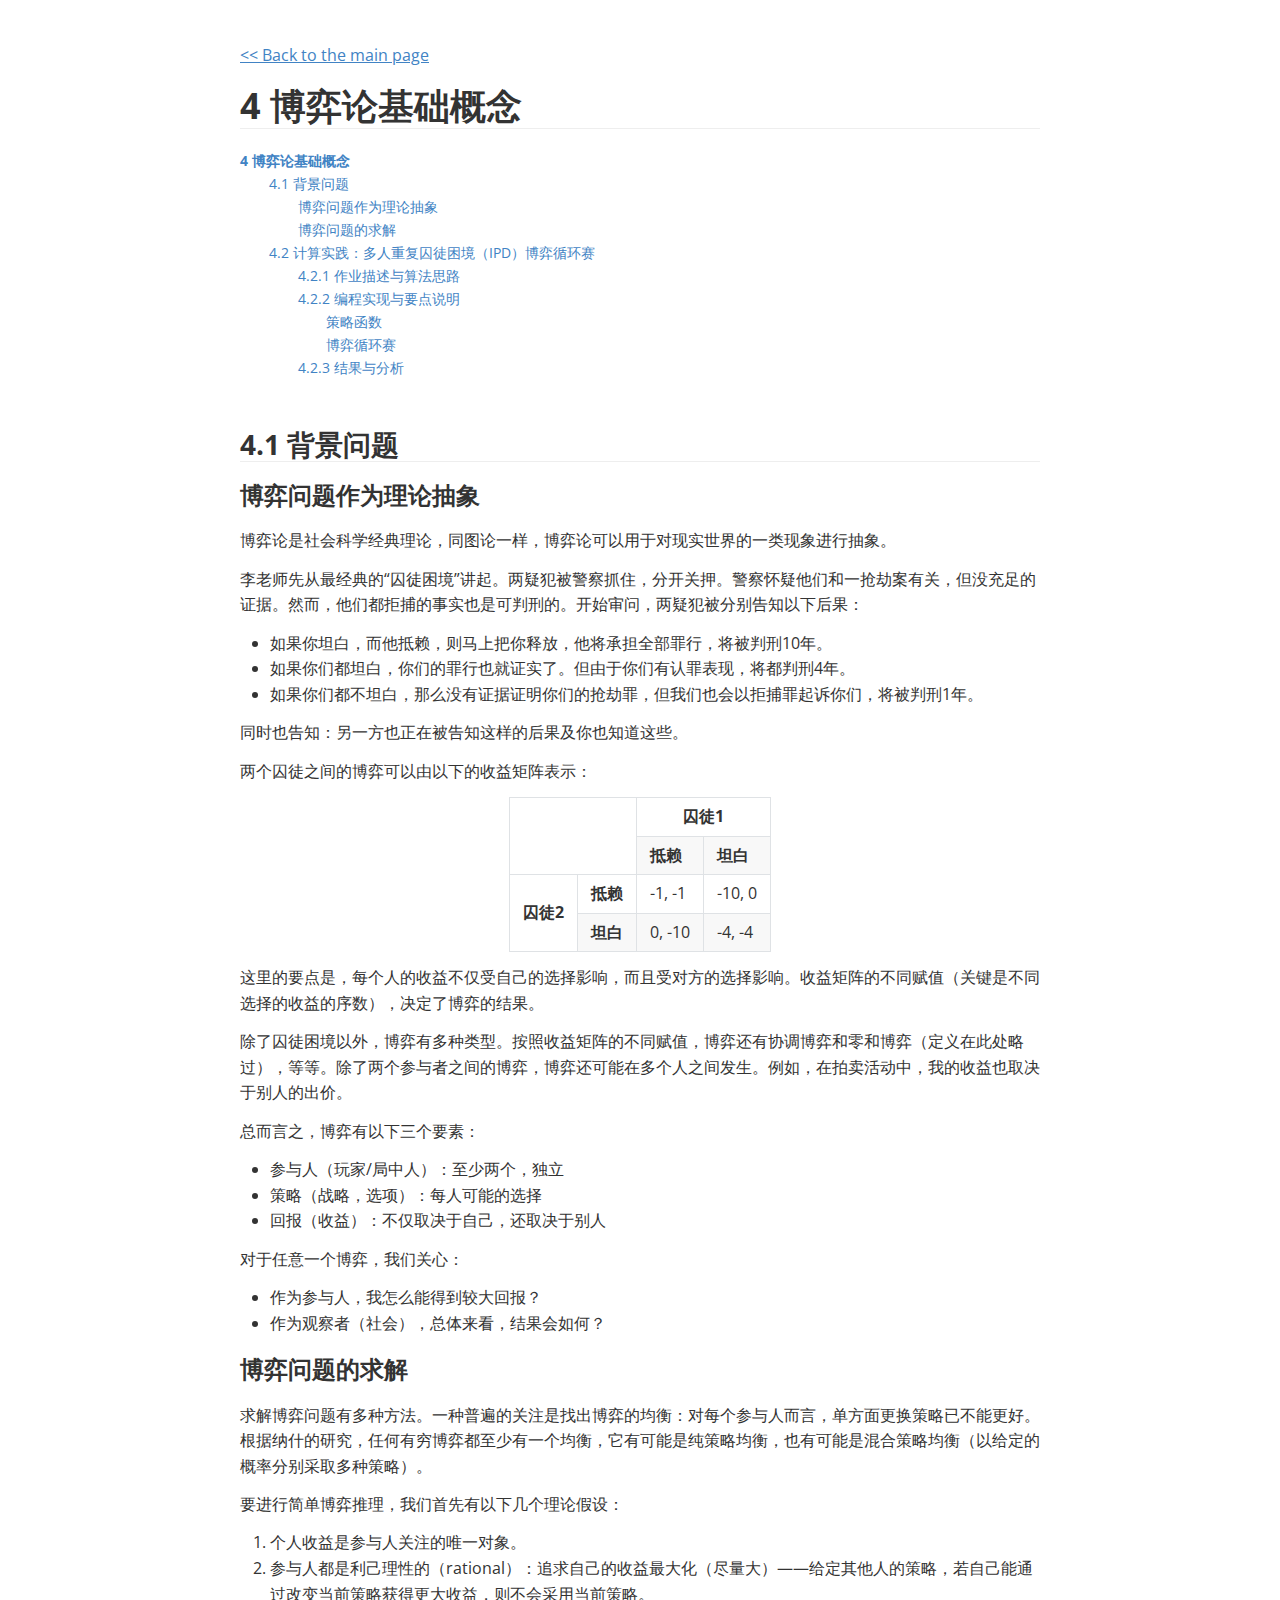
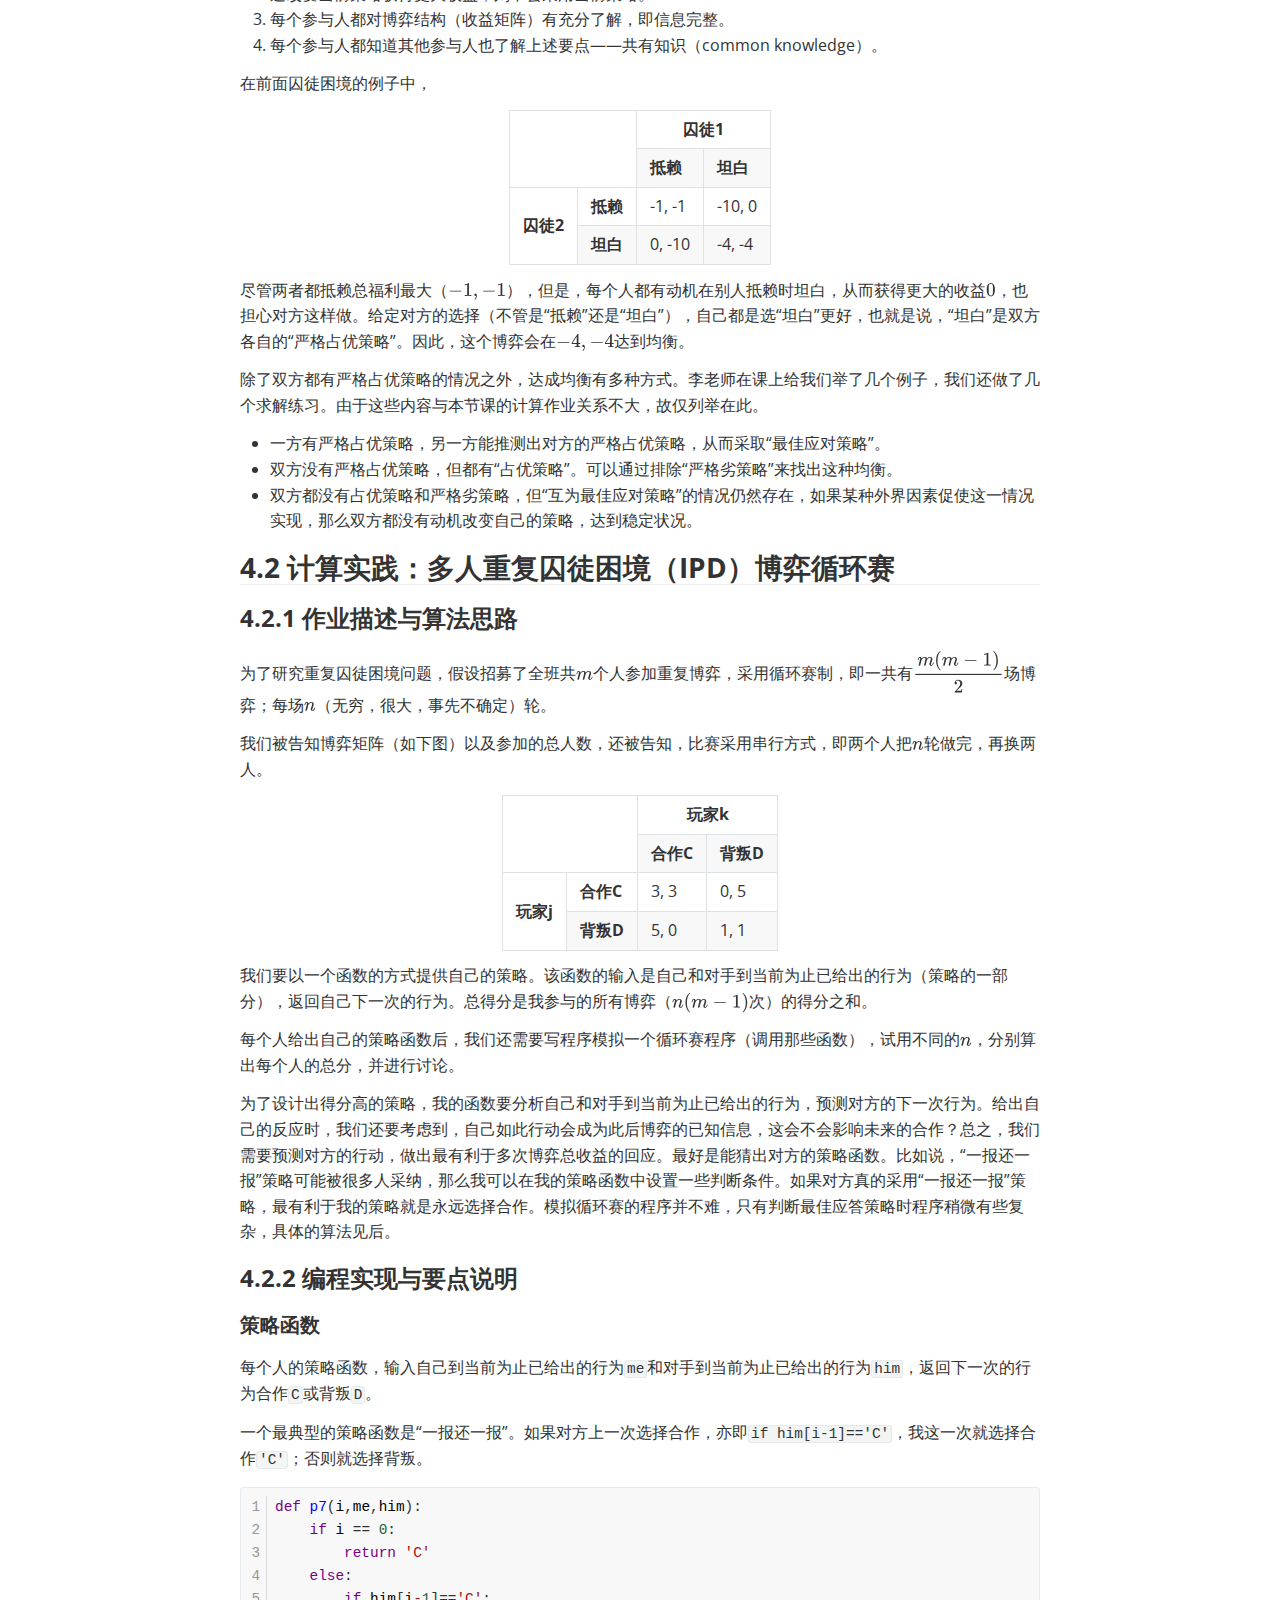
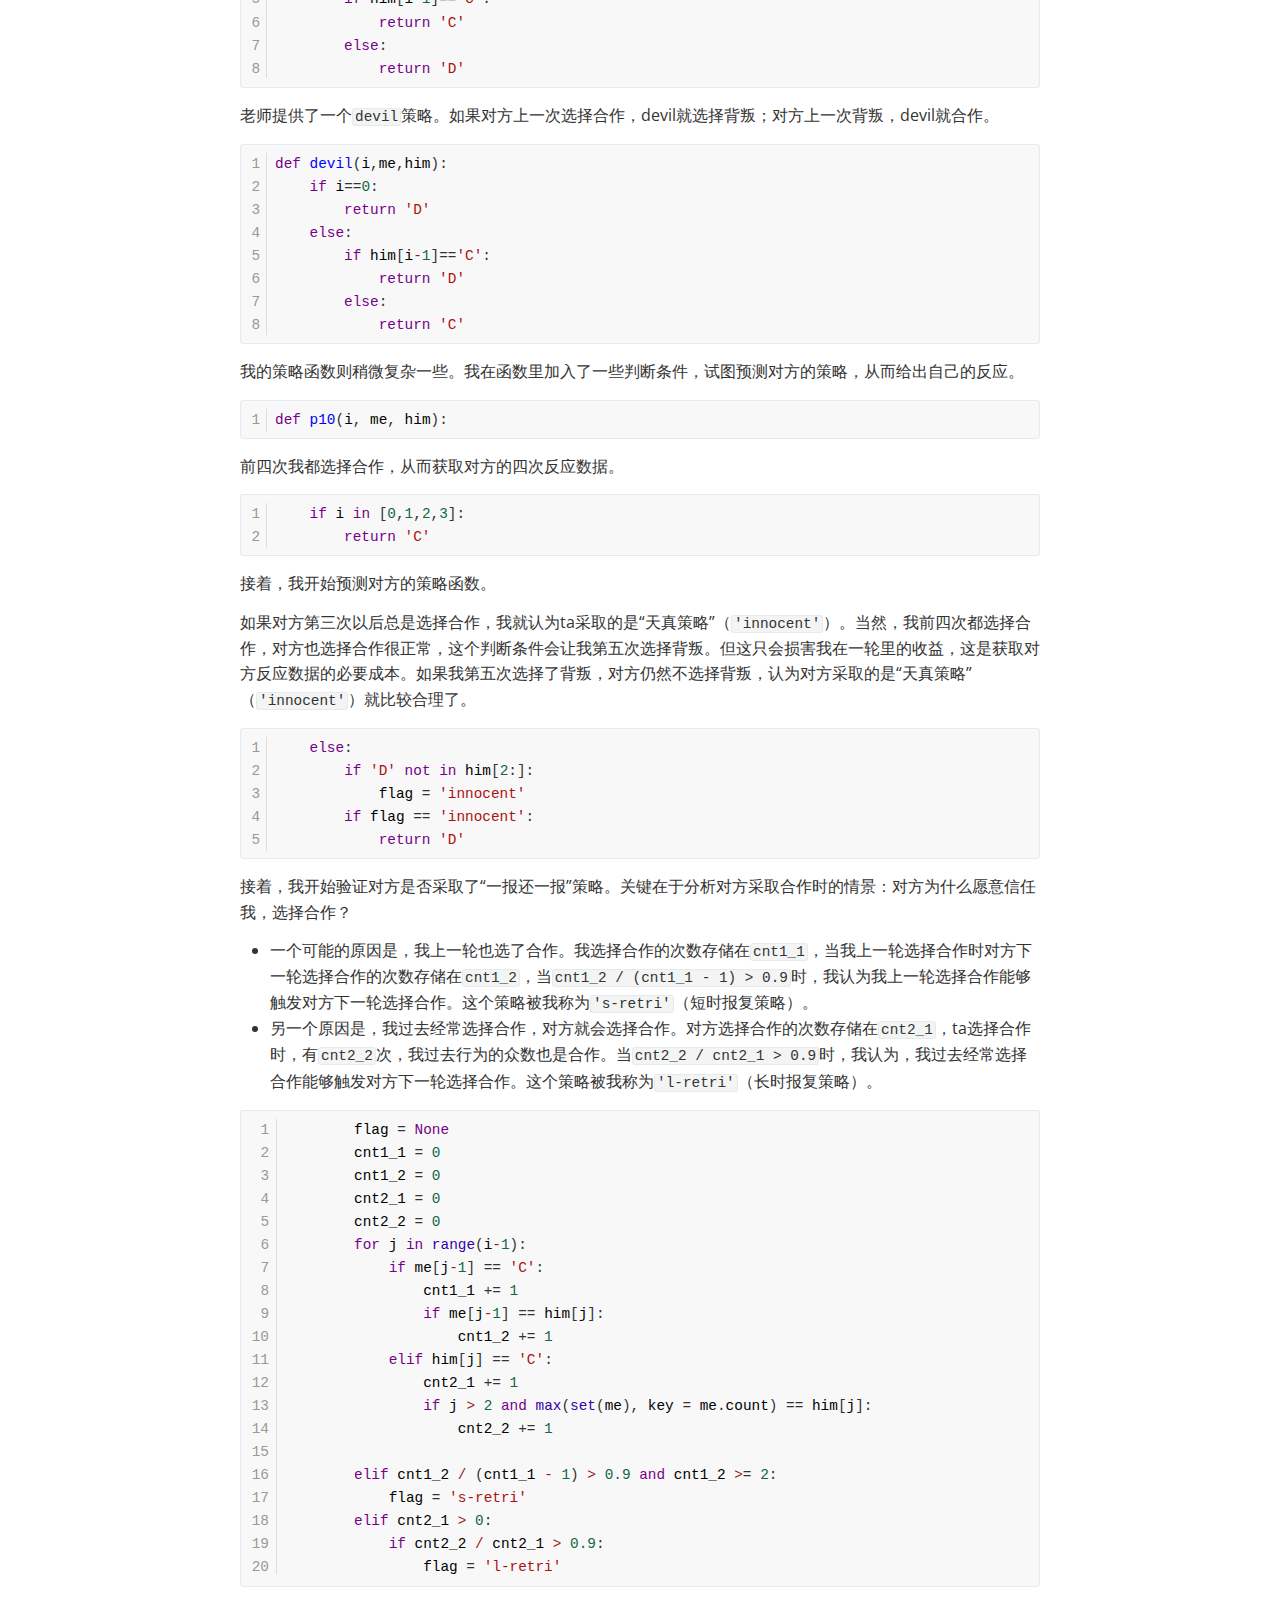
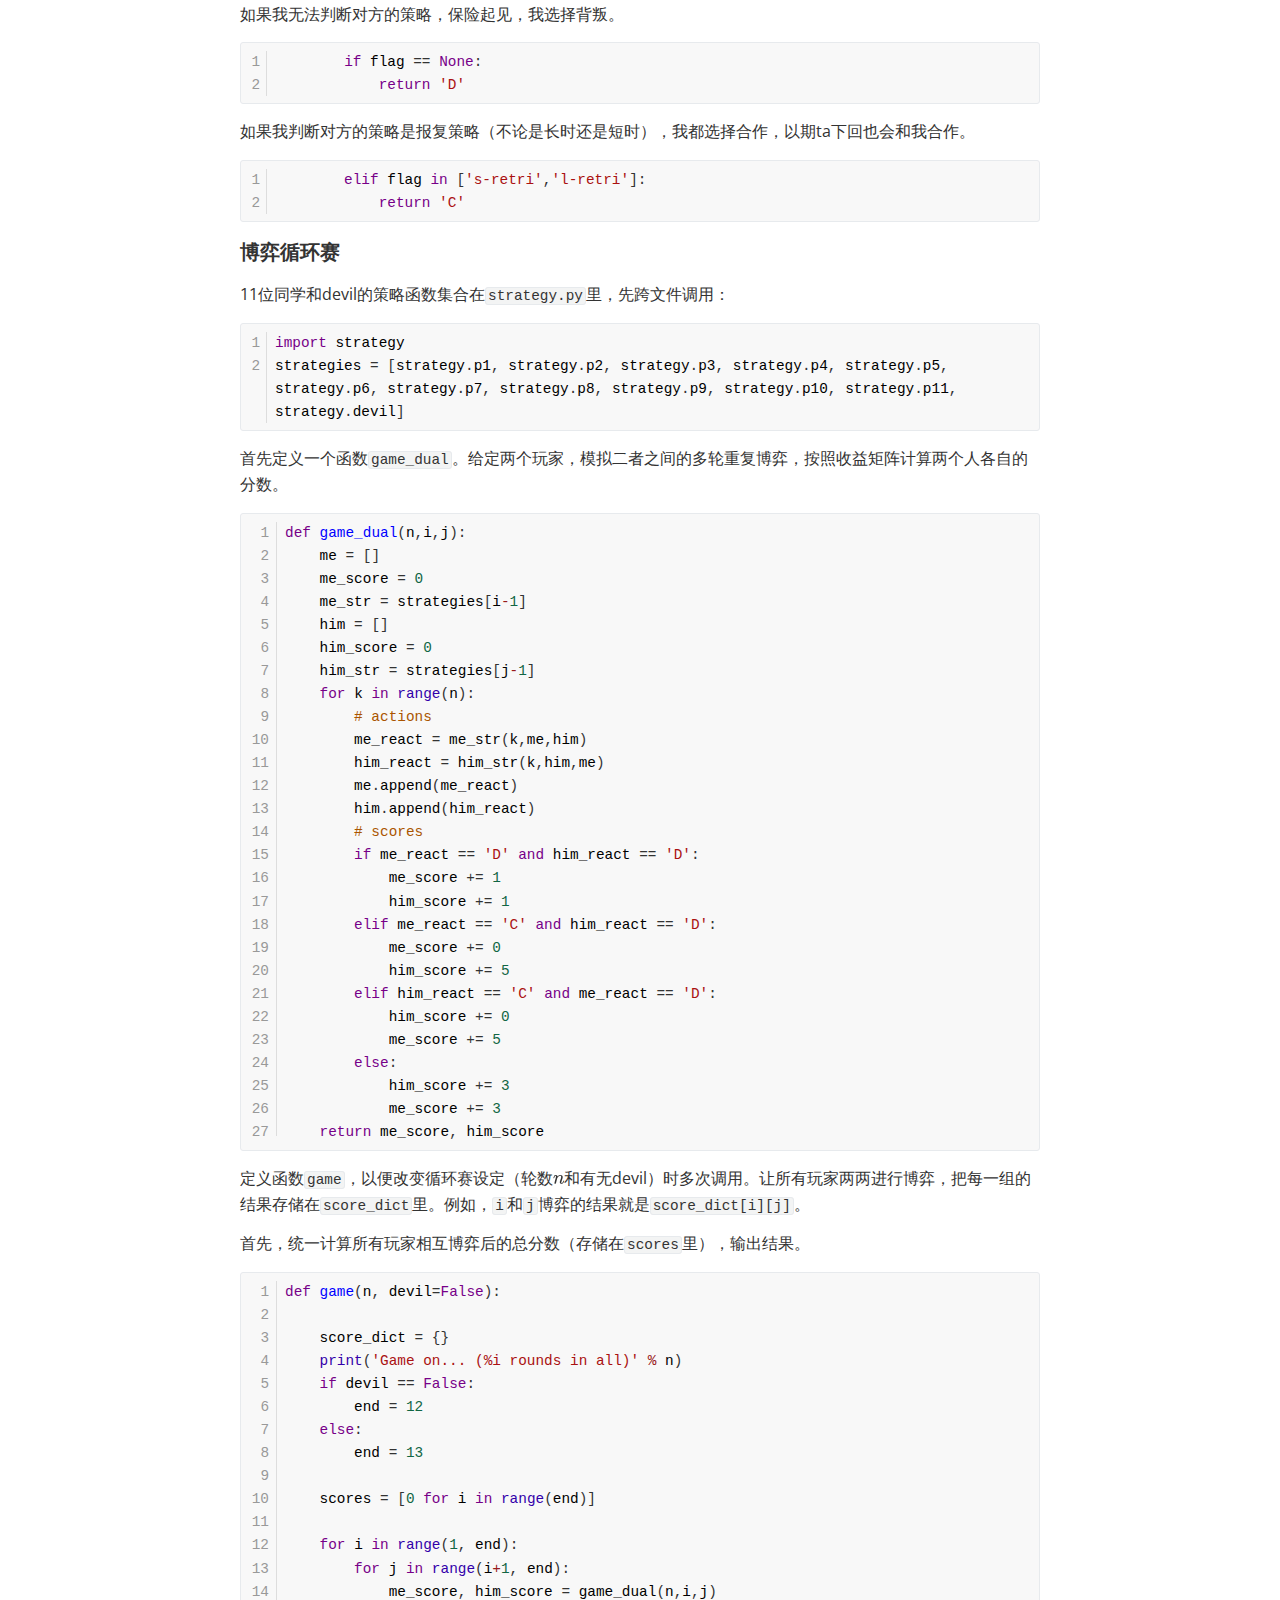
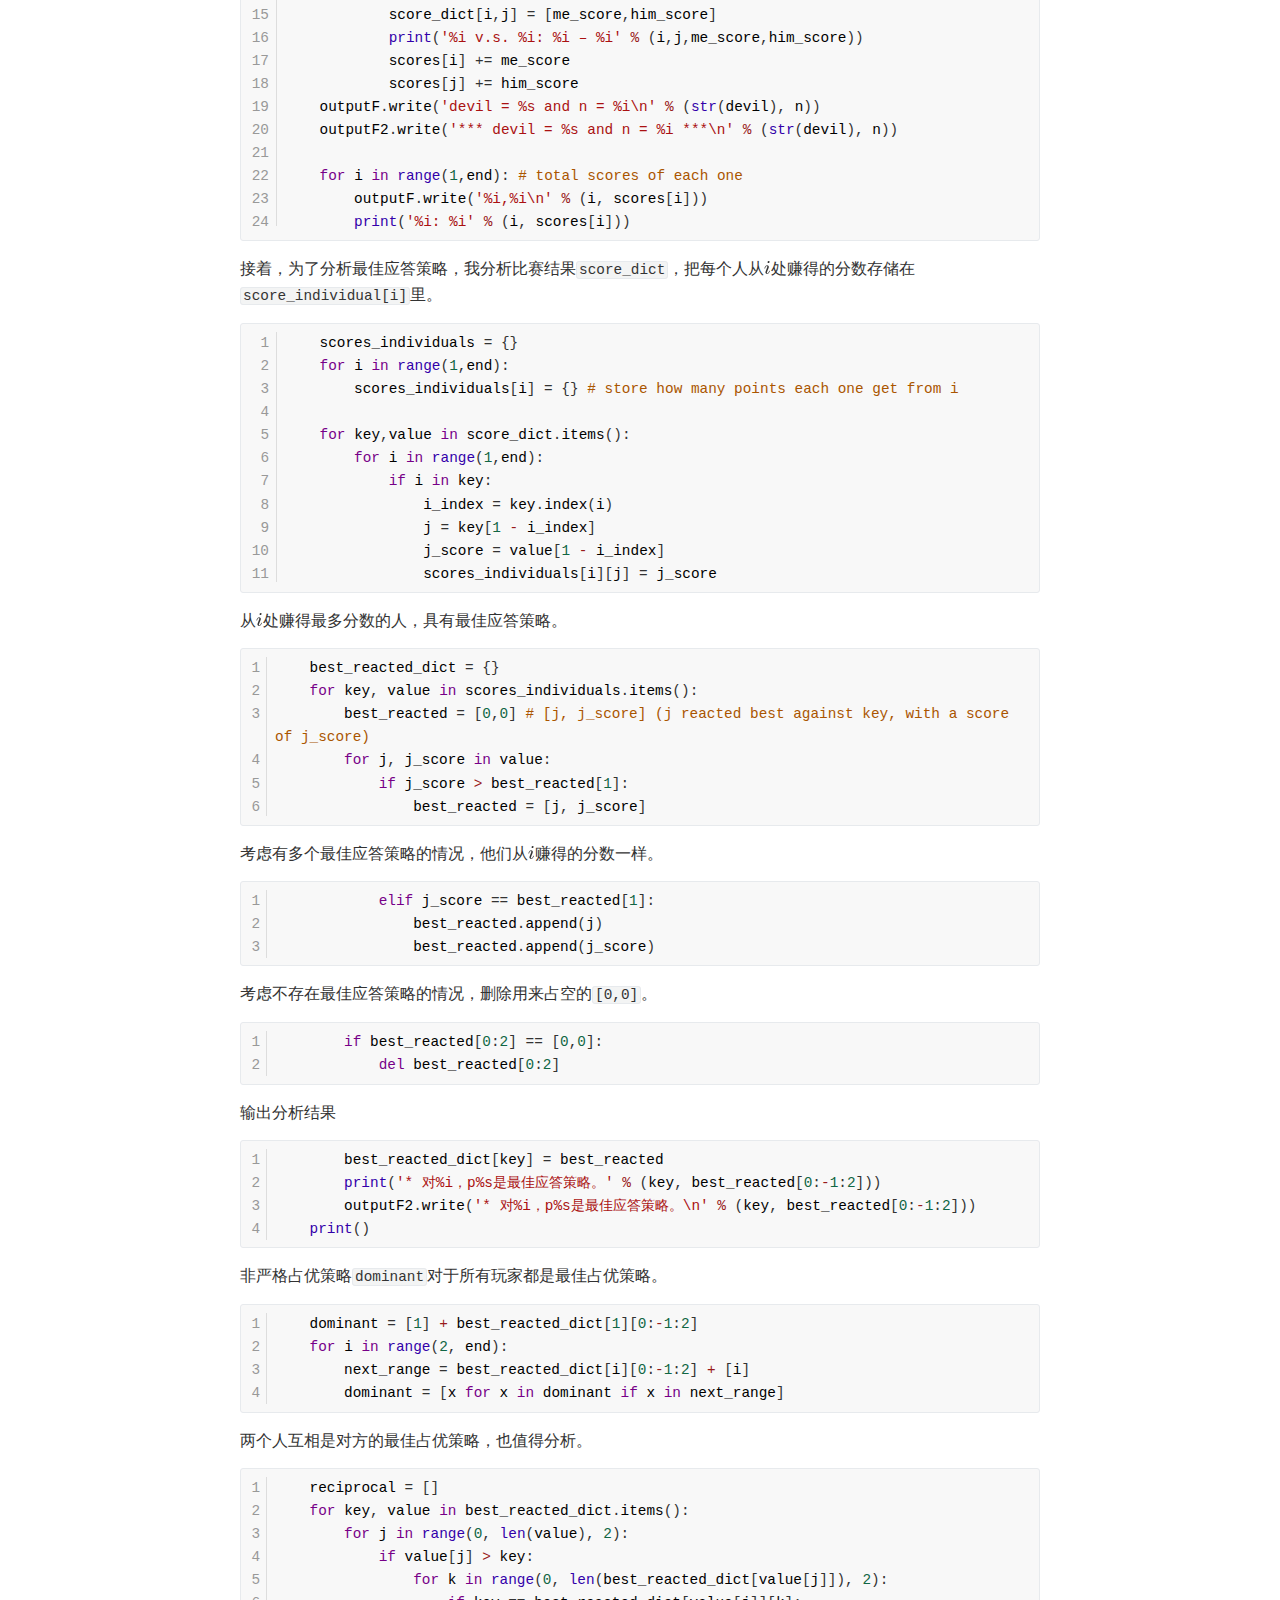
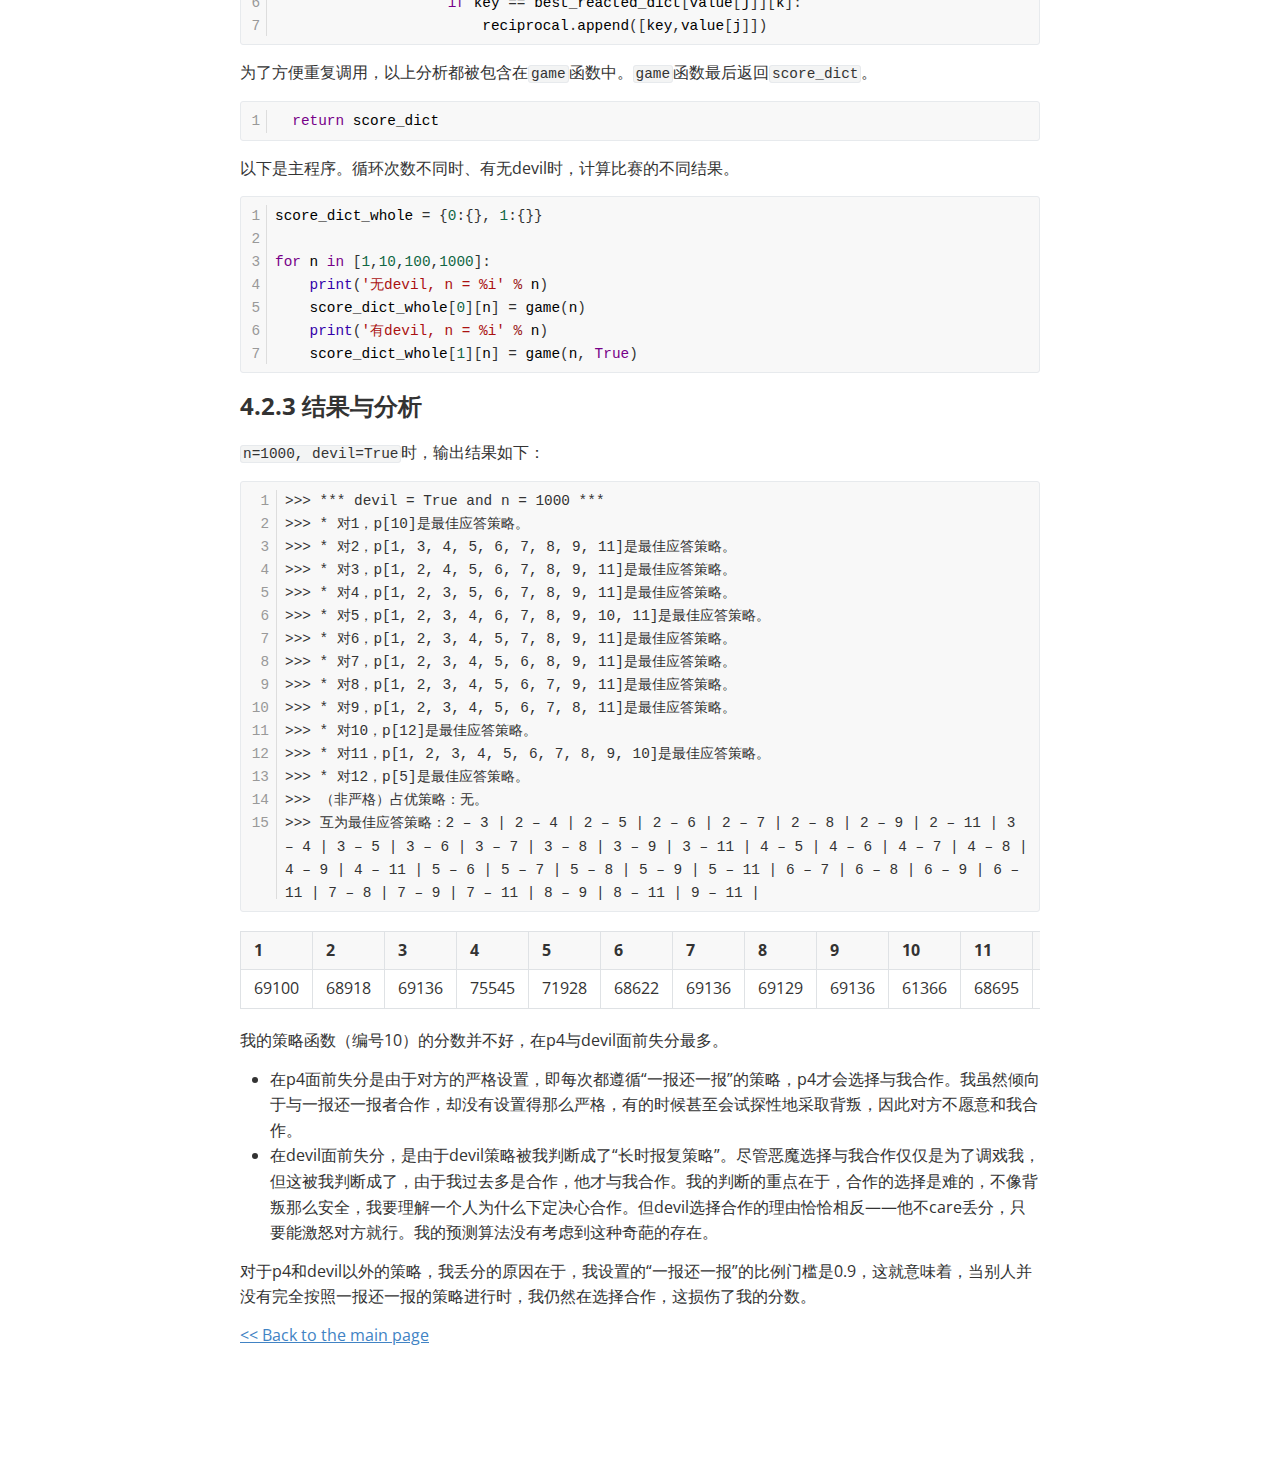
<file: 4.html>
<!doctype html>
<html>
<head>
<meta charset='UTF-8'><meta name='viewport' content='width=device-width initial-scale=1'>

<link href='https://fonts.loli.net/css?family=Open+Sans:400italic,700italic,700,400&subset=latin,latin-ext' rel='stylesheet' type='text/css' /><style type='text/css'>html {overflow-x: initial !important;}:root { --bg-color: #ffffff; --text-color: #333333; --select-text-bg-color: #B5D6FC; --select-text-font-color: auto; --monospace: "Lucida Console",Consolas,"Courier",monospace; --title-bar-height: 20px; }
.mac-os-11 { --title-bar-height: 28px; }
html { font-size: 14px; background-color: var(--bg-color); color: var(--text-color); font-family: "Helvetica Neue", Helvetica, Arial, sans-serif; -webkit-font-smoothing: antialiased; }
body { margin: 0px; padding: 0px; height: auto; inset: 0px; font-size: 1rem; line-height: 1.42857143; overflow-x: hidden; background-image: inherit; background-size: inherit; background-attachment: inherit; background-origin: inherit; background-clip: inherit; background-color: inherit; tab-size: 4; background-position: inherit; background-repeat: inherit; }
iframe { margin: auto; }
a.url { word-break: break-all; }
a:active, a:hover { outline: 0px; }
.in-text-selection, ::selection { text-shadow: none; background: var(--select-text-bg-color); color: var(--select-text-font-color); }
#write { margin: 0px auto; height: auto; width: inherit; word-break: normal; word-wrap: break-word; position: relative; white-space: normal; overflow-x: visible; padding-top: 36px; }
#write.first-line-indent p { text-indent: 2em; }
#write.first-line-indent li p, #write.first-line-indent p * { text-indent: 0px; }
#write.first-line-indent li { margin-left: 2em; }
.for-image #write { padding-left: 8px; padding-right: 8px; }
body.typora-export { padding-left: 30px; padding-right: 30px; }
.typora-export .footnote-line, .typora-export li, .typora-export p { white-space: pre-wrap; }
.typora-export .task-list-item input { pointer-events: none; }
@media screen and (max-width: 500px) { 
  body.typora-export { padding-left: 0px; padding-right: 0px; }
  #write { padding-left: 20px; padding-right: 20px; }
  .CodeMirror-sizer { margin-left: 0px !important; }
  .CodeMirror-gutters { display: none !important; }
}
#write li > figure:last-child { margin-bottom: 0.5rem; }
#write ol, #write ul { position: relative; }
img { max-width: 100%; vertical-align: middle; image-orientation: from-image; }
button, input, select, textarea { color: inherit; font-family: inherit; font-size: inherit; font-style: inherit; font-variant-caps: inherit; font-weight: inherit; font-stretch: inherit; line-height: inherit; }
input[type="checkbox"], input[type="radio"] { line-height: normal; padding: 0px; }
*, ::after, ::before { box-sizing: border-box; }
#write h1, #write h2, #write h3, #write h4, #write h5, #write h6, #write p, #write pre { width: inherit; }
#write h1, #write h2, #write h3, #write h4, #write h5, #write h6, #write p { position: relative; }
p { line-height: inherit; }
h1, h2, h3, h4, h5, h6 { break-after: avoid-page; break-inside: avoid; orphans: 4; }
p { orphans: 4; }
h1 { font-size: 2rem; }
h2 { font-size: 1.8rem; }
h3 { font-size: 1.6rem; }
h4 { font-size: 1.4rem; }
h5 { font-size: 1.2rem; }
h6 { font-size: 1rem; }
.md-math-block, .md-rawblock, h1, h2, h3, h4, h5, h6, p { margin-top: 1rem; margin-bottom: 1rem; }
.hidden { display: none; }
.md-blockmeta { color: rgb(204, 204, 204); font-weight: 700; font-style: italic; }
a { cursor: pointer; }
sup.md-footnote { padding: 2px 4px; background-color: rgba(238, 238, 238, 0.7); color: rgb(85, 85, 85); border-top-left-radius: 4px; border-top-right-radius: 4px; border-bottom-right-radius: 4px; border-bottom-left-radius: 4px; cursor: pointer; }
sup.md-footnote a, sup.md-footnote a:hover { color: inherit; text-transform: inherit; text-decoration: inherit; }
#write input[type="checkbox"] { cursor: pointer; width: inherit; height: inherit; }
figure { overflow-x: auto; margin: 1.2em 0px; max-width: calc(100% + 16px); padding: 0px; }
figure > table { margin: 0px; }
tr { break-inside: avoid; break-after: auto; }
thead { display: table-header-group; }
table { border-collapse: collapse; border-spacing: 0px; width: 100%; overflow: auto; break-inside: auto; text-align: left; }
table.md-table td { min-width: 32px; }
.CodeMirror-gutters { border-right-width: 0px; background-color: inherit; }
.CodeMirror-linenumber { }
.CodeMirror { text-align: left; }
.CodeMirror-placeholder { opacity: 0.3; }
.CodeMirror pre { padding: 0px 4px; }
.CodeMirror-lines { padding: 0px; }
div.hr:focus { cursor: none; }
#write pre { white-space: pre-wrap; }
#write.fences-no-line-wrapping pre { white-space: pre; }
#write pre.ty-contain-cm { white-space: normal; }
.CodeMirror-gutters { margin-right: 4px; }
.md-fences { font-size: 0.9rem; display: block; break-inside: avoid; text-align: left; overflow: visible; white-space: pre; background-image: inherit; background-size: inherit; background-attachment: inherit; background-origin: inherit; background-clip: inherit; background-color: inherit; position: relative !important; background-position: inherit; background-repeat: inherit; }
.md-fences-adv-panel { width: 100%; margin-top: 10px; text-align: center; padding-top: 0px; padding-bottom: 8px; overflow-x: auto; }
#write .md-fences.mock-cm { white-space: pre-wrap; }
.md-fences.md-fences-with-lineno { padding-left: 0px; }
#write.fences-no-line-wrapping .md-fences.mock-cm { white-space: pre; overflow-x: auto; }
.md-fences.mock-cm.md-fences-with-lineno { padding-left: 8px; }
.CodeMirror-line, twitterwidget { break-inside: avoid; }
.footnotes { opacity: 0.8; font-size: 0.9rem; margin-top: 1em; margin-bottom: 1em; }
.footnotes + .footnotes { margin-top: 0px; }
.md-reset { margin: 0px; padding: 0px; border: 0px; outline: 0px; vertical-align: top; text-decoration: none; text-shadow: none; float: none; position: static; width: auto; height: auto; white-space: nowrap; cursor: inherit; line-height: normal; font-weight: 400; text-align: left; box-sizing: content-box; direction: ltr; background-position: 0px 0px; }
li div { padding-top: 0px; }
blockquote { margin: 1rem 0px; }
li .mathjax-block, li p { margin: 0.5rem 0px; }
li blockquote { margin: 1rem 0px; }
li { margin: 0px; position: relative; }
blockquote > :last-child { margin-bottom: 0px; }
blockquote > :first-child, li > :first-child { margin-top: 0px; }
.footnotes-area { color: rgb(136, 136, 136); margin-top: 0.714rem; padding-bottom: 0.143rem; white-space: normal; }
#write .footnote-line { white-space: pre-wrap; }
@media print { 
  body, html { border: 1px solid transparent; height: 99%; break-after: avoid; break-before: avoid; font-variant-ligatures: no-common-ligatures; }
  #write { margin-top: 0px; padding-top: 0px; border-color: transparent !important; }
  .typora-export * { -webkit-print-color-adjust: exact; }
  .typora-export #write { break-after: avoid; }
  .typora-export #write::after { height: 0px; }
  .is-mac table { break-inside: avoid; }
  .typora-export-show-outline .typora-export-sidebar { display: none; }
}
.footnote-line { margin-top: 0.714em; font-size: 0.7em; }
a img, img a { cursor: pointer; }
pre.md-meta-block { font-size: 0.8rem; min-height: 0.8rem; white-space: pre-wrap; background-color: rgb(204, 204, 204); display: block; overflow-x: hidden; }
p > .md-image:only-child:not(.md-img-error) img, p > img:only-child { display: block; margin: auto; }
#write.first-line-indent p > .md-image:only-child:not(.md-img-error) img { left: -2em; position: relative; }
p > .md-image:only-child { display: inline-block; width: 100%; }
#write .MathJax_Display { margin: 0.8em 0px 0px; }
.md-math-block { width: 100%; }
.md-math-block:not(:empty)::after { display: none; }
.MathJax_ref { fill: currentcolor; }
[contenteditable="true"]:active, [contenteditable="true"]:focus, [contenteditable="false"]:active, [contenteditable="false"]:focus { outline: 0px; box-shadow: none; }
.md-task-list-item { position: relative; list-style-type: none; }
.task-list-item.md-task-list-item { padding-left: 0px; }
.md-task-list-item > input { position: absolute; top: 0px; left: 0px; margin-left: -1.2em; margin-top: calc(1em - 10px); border: none; }
.math { font-size: 1rem; }
.md-toc { min-height: 3.58rem; position: relative; font-size: 0.9rem; border-top-left-radius: 10px; border-top-right-radius: 10px; border-bottom-right-radius: 10px; border-bottom-left-radius: 10px; }
.md-toc-content { position: relative; margin-left: 0px; }
.md-toc-content::after, .md-toc::after { display: none; }
.md-toc-item { display: block; color: rgb(65, 131, 196); }
.md-toc-item a { text-decoration: none; }
.md-toc-inner:hover { text-decoration: underline; }
.md-toc-inner { display: inline-block; cursor: pointer; }
.md-toc-h1 .md-toc-inner { margin-left: 0px; font-weight: 700; }
.md-toc-h2 .md-toc-inner { margin-left: 2em; }
.md-toc-h3 .md-toc-inner { margin-left: 4em; }
.md-toc-h4 .md-toc-inner { margin-left: 6em; }
.md-toc-h5 .md-toc-inner { margin-left: 8em; }
.md-toc-h6 .md-toc-inner { margin-left: 10em; }
@media screen and (max-width: 48em) { 
  .md-toc-h3 .md-toc-inner { margin-left: 3.5em; }
  .md-toc-h4 .md-toc-inner { margin-left: 5em; }
  .md-toc-h5 .md-toc-inner { margin-left: 6.5em; }
  .md-toc-h6 .md-toc-inner { margin-left: 8em; }
}
a.md-toc-inner { font-size: inherit; font-style: inherit; font-weight: inherit; line-height: inherit; }
.footnote-line a:not(.reversefootnote) { color: inherit; }
.md-attr { display: none; }
.md-fn-count::after { content: "."; }
code, pre, samp, tt { font-family: var(--monospace); }
kbd { margin: 0px 0.1em; padding: 0.1em 0.6em; font-size: 0.8em; color: rgb(36, 39, 41); background-color: rgb(255, 255, 255); border: 1px solid rgb(173, 179, 185); border-top-left-radius: 3px; border-top-right-radius: 3px; border-bottom-right-radius: 3px; border-bottom-left-radius: 3px; box-shadow: rgba(12, 13, 14, 0.2) 0px 1px 0px, rgb(255, 255, 255) 0px 0px 0px 2px inset; white-space: nowrap; vertical-align: middle; }
.md-comment { color: rgb(162, 127, 3); opacity: 0.6; font-family: var(--monospace); }
code { text-align: left; }
a.md-print-anchor { white-space: pre !important; border: none !important; display: inline-block !important; position: absolute !important; width: 1px !important; right: 0px !important; outline: 0px !important; text-shadow: initial !important; background-position: 0px 0px !important; }
.os-windows.monocolor-emoji .md-emoji { font-family: "Segoe UI Symbol", sans-serif; }
.md-diagram-panel > svg { max-width: 100%; }
[lang="flow"] svg, [lang="mermaid"] svg { max-width: 100%; height: auto; }
[lang="mermaid"] .node text { font-size: 1rem; }
table tr th { border-bottom-width: 0px; }
video { max-width: 100%; display: block; margin: 0px auto; }
iframe { max-width: 100%; width: 100%; border: none; }
.highlight td, .highlight tr { border: 0px; }
mark { background-color: rgb(255, 255, 0); color: rgb(0, 0, 0); }
.md-html-inline .md-plain, .md-html-inline strong, mark .md-inline-math, mark strong { color: inherit; }
.md-expand mark .md-meta { opacity: 0.3 !important; }
mark .md-meta { color: rgb(0, 0, 0); }
@media print { 
  .typora-export h1, .typora-export h2, .typora-export h3, .typora-export h4, .typora-export h5, .typora-export h6 { break-inside: avoid; }
}
.md-diagram-panel .messageText { stroke: none !important; }
.md-diagram-panel .start-state { fill: var(--node-fill); }
.md-diagram-panel .edgeLabel rect { opacity: 1 !important; }
.md-fences.md-fences-math { font-size: 1em; }
.md-fences-advanced:not(.md-focus) { padding: 0px; white-space: nowrap; border: 0px; }
.md-fences-advanced:not(.md-focus) { background-image: inherit; background-size: inherit; background-attachment: inherit; background-origin: inherit; background-clip: inherit; background-color: inherit; background-position: inherit; background-repeat: inherit; }
.typora-export-show-outline .typora-export-content { max-width: 1440px; margin: auto; display: flex; flex-direction: row; }
.typora-export-sidebar { width: 300px; font-size: 0.8rem; margin-top: 80px; margin-right: 18px; }
.typora-export-show-outline #write { --webkit-flex: 2; flex: 2 1 0%; }
.typora-export-sidebar .outline-content { position: fixed; top: 0px; max-height: 100%; overflow: hidden auto; padding-bottom: 30px; padding-top: 60px; width: 300px; }
@media screen and (max-width: 1024px) { 
  .typora-export-sidebar, .typora-export-sidebar .outline-content { width: 240px; }
}
@media screen and (max-width: 800px) { 
  .typora-export-sidebar { display: none; }
}
.outline-content li, .outline-content ul { margin-left: 0px; margin-right: 0px; padding-left: 0px; padding-right: 0px; list-style: none; }
.outline-content ul { margin-top: 0px; margin-bottom: 0px; }
.outline-content strong { font-weight: 400; }
.outline-expander { width: 1rem; height: 1.428571429rem; position: relative; display: table-cell; vertical-align: middle; cursor: pointer; padding-left: 4px; }
.outline-expander::before { content: ''; position: relative; font-family: Ionicons; display: inline-block; font-size: 8px; vertical-align: middle; }
.outline-item { padding-top: 3px; padding-bottom: 3px; cursor: pointer; }
.outline-expander:hover::before { content: ''; }
.outline-h1 > .outline-item { padding-left: 0px; }
.outline-h2 > .outline-item { padding-left: 1em; }
.outline-h3 > .outline-item { padding-left: 2em; }
.outline-h4 > .outline-item { padding-left: 3em; }
.outline-h5 > .outline-item { padding-left: 4em; }
.outline-h6 > .outline-item { padding-left: 5em; }
.outline-label { cursor: pointer; display: table-cell; vertical-align: middle; text-decoration: none; color: inherit; }
.outline-label:hover { text-decoration: underline; }
.outline-item:hover { border-color: rgb(245, 245, 245); background-color: var(--item-hover-bg-color); }
.outline-item:hover { margin-left: -28px; margin-right: -28px; border-left-width: 28px; border-left-style: solid; border-left-color: transparent; border-right-width: 28px; border-right-style: solid; border-right-color: transparent; }
.outline-item-single .outline-expander::before, .outline-item-single .outline-expander:hover::before { display: none; }
.outline-item-open > .outline-item > .outline-expander::before { content: ''; }
.outline-children { display: none; }
.info-panel-tab-wrapper { display: none; }
.outline-item-open > .outline-children { display: block; }
.typora-export .outline-item { padding-top: 1px; padding-bottom: 1px; }
.typora-export .outline-item:hover { margin-right: -8px; border-right-width: 8px; border-right-style: solid; border-right-color: transparent; }
.typora-export .outline-expander::before { content: "+"; font-family: inherit; top: -1px; }
.typora-export .outline-expander:hover::before, .typora-export .outline-item-open > .outline-item > .outline-expander::before { content: '−'; }
.typora-export-collapse-outline .outline-children { display: none; }
.typora-export-collapse-outline .outline-item-open > .outline-children, .typora-export-no-collapse-outline .outline-children { display: block; }
.typora-export-no-collapse-outline .outline-expander::before { content: "" !important; }
.typora-export-show-outline .outline-item-active > .outline-item .outline-label { font-weight: 700; }
.md-inline-math-container mjx-container { zoom: 0.95; }


.CodeMirror { height: auto; }
.CodeMirror.cm-s-inner { background-image: inherit; background-size: inherit; background-attachment: inherit; background-origin: inherit; background-clip: inherit; background-color: inherit; background-position: inherit; background-repeat: inherit; }
.CodeMirror-scroll { overflow: auto hidden; z-index: 3; }
.CodeMirror-gutter-filler, .CodeMirror-scrollbar-filler { background-color: rgb(255, 255, 255); }
.CodeMirror-gutters { border-right-width: 1px; border-right-style: solid; border-right-color: rgb(221, 221, 221); background-image: inherit; background-size: inherit; background-attachment: inherit; background-origin: inherit; background-clip: inherit; background-color: inherit; white-space: nowrap; background-position: inherit; background-repeat: inherit; }
.CodeMirror-linenumber { padding: 0px 3px 0px 5px; text-align: right; color: rgb(153, 153, 153); }
.cm-s-inner .cm-keyword { color: rgb(119, 0, 136); }
.cm-s-inner .cm-atom, .cm-s-inner.cm-atom { color: rgb(34, 17, 153); }
.cm-s-inner .cm-number { color: rgb(17, 102, 68); }
.cm-s-inner .cm-def { color: rgb(0, 0, 255); }
.cm-s-inner .cm-variable { color: rgb(0, 0, 0); }
.cm-s-inner .cm-variable-2 { color: rgb(0, 85, 170); }
.cm-s-inner .cm-variable-3 { color: rgb(0, 136, 85); }
.cm-s-inner .cm-string { color: rgb(170, 17, 17); }
.cm-s-inner .cm-property { color: rgb(0, 0, 0); }
.cm-s-inner .cm-operator { color: rgb(152, 26, 26); }
.cm-s-inner .cm-comment, .cm-s-inner.cm-comment { color: rgb(170, 85, 0); }
.cm-s-inner .cm-string-2 { color: rgb(255, 85, 0); }
.cm-s-inner .cm-meta { color: rgb(85, 85, 85); }
.cm-s-inner .cm-qualifier { color: rgb(85, 85, 85); }
.cm-s-inner .cm-builtin { color: rgb(51, 0, 170); }
.cm-s-inner .cm-bracket { color: rgb(153, 153, 119); }
.cm-s-inner .cm-tag { color: rgb(17, 119, 0); }
.cm-s-inner .cm-attribute { color: rgb(0, 0, 204); }
.cm-s-inner .cm-header, .cm-s-inner.cm-header { color: rgb(0, 0, 255); }
.cm-s-inner .cm-quote, .cm-s-inner.cm-quote { color: rgb(0, 153, 0); }
.cm-s-inner .cm-hr, .cm-s-inner.cm-hr { color: rgb(153, 153, 153); }
.cm-s-inner .cm-link, .cm-s-inner.cm-link { color: rgb(0, 0, 204); }
.cm-negative { color: rgb(221, 68, 68); }
.cm-positive { color: rgb(34, 153, 34); }
.cm-header, .cm-strong { font-weight: 700; }
.cm-del { text-decoration: line-through; }
.cm-em { font-style: italic; }
.cm-link { text-decoration: underline; }
.cm-error { color: red; }
.cm-invalidchar { color: red; }
.cm-constant { color: rgb(38, 139, 210); }
.cm-defined { color: rgb(181, 137, 0); }
div.CodeMirror span.CodeMirror-matchingbracket { color: rgb(0, 255, 0); }
div.CodeMirror span.CodeMirror-nonmatchingbracket { color: rgb(255, 34, 34); }
.cm-s-inner .CodeMirror-activeline-background { background-image: inherit; background-size: inherit; background-attachment: inherit; background-origin: inherit; background-clip: inherit; background-color: inherit; background-position: inherit; background-repeat: inherit; }
.CodeMirror { position: relative; overflow: hidden; }
.CodeMirror-scroll { height: 100%; outline: 0px; position: relative; box-sizing: content-box; background-image: inherit; background-size: inherit; background-attachment: inherit; background-origin: inherit; background-clip: inherit; background-color: inherit; background-position: inherit; background-repeat: inherit; }
.CodeMirror-sizer { position: relative; }
.CodeMirror-gutter-filler, .CodeMirror-hscrollbar, .CodeMirror-scrollbar-filler, .CodeMirror-vscrollbar { position: absolute; z-index: 6; display: none; outline: 0px; }
.CodeMirror-vscrollbar { right: 0px; top: 0px; overflow: hidden; }
.CodeMirror-hscrollbar { bottom: 0px; left: 0px; overflow: auto hidden; }
.CodeMirror-scrollbar-filler { right: 0px; bottom: 0px; }
.CodeMirror-gutter-filler { left: 0px; bottom: 0px; }
.CodeMirror-gutters { position: absolute; left: 0px; top: 0px; padding-bottom: 10px; z-index: 3; overflow-y: hidden; }
.CodeMirror-gutter { white-space: normal; height: 100%; box-sizing: content-box; padding-bottom: 30px; margin-bottom: -32px; display: inline-block; }
.CodeMirror-gutter-wrapper { position: absolute; z-index: 4; border: none !important; background-position: 0px 0px !important; }
.CodeMirror-gutter-background { position: absolute; top: 0px; bottom: 0px; z-index: 4; }
.CodeMirror-gutter-elt { position: absolute; cursor: default; z-index: 4; }
.CodeMirror-lines { cursor: text; }
.CodeMirror pre { border-top-left-radius: 0px; border-top-right-radius: 0px; border-bottom-right-radius: 0px; border-bottom-left-radius: 0px; border-width: 0px; font-family: inherit; font-size: inherit; margin: 0px; white-space: pre; word-wrap: normal; color: inherit; z-index: 2; position: relative; overflow: visible; background-position: 0px 0px; }
.CodeMirror-wrap pre { word-wrap: break-word; white-space: pre-wrap; word-break: normal; }
.CodeMirror-code pre { border-right-width: 30px; border-right-style: solid; border-right-color: transparent; width: fit-content; }
.CodeMirror-wrap .CodeMirror-code pre { border-right-style: none; width: auto; }
.CodeMirror-linebackground { position: absolute; inset: 0px; z-index: 0; }
.CodeMirror-linewidget { position: relative; z-index: 2; overflow: auto; }
.CodeMirror-wrap .CodeMirror-scroll { overflow-x: hidden; }
.CodeMirror-measure { position: absolute; width: 100%; height: 0px; overflow: hidden; visibility: hidden; }
.CodeMirror-measure pre { position: static; }
.CodeMirror div.CodeMirror-cursor { position: absolute; visibility: hidden; border-right-style: none; width: 0px; }
.CodeMirror div.CodeMirror-cursor { visibility: hidden; }
.CodeMirror-focused div.CodeMirror-cursor { visibility: inherit; }
.cm-searching { background-color: rgba(255, 255, 0, 0.4); }
span.cm-underlined { text-decoration: underline; }
span.cm-strikethrough { text-decoration: line-through; }
.cm-tw-syntaxerror { color: rgb(255, 255, 255); background-color: rgb(153, 0, 0); }
.cm-tw-deleted { text-decoration: line-through; }
.cm-tw-header5 { font-weight: 700; }
.cm-tw-listitem:first-child { padding-left: 10px; }
.cm-tw-box { border-style: solid; border-right-width: 1px; border-bottom-width: 1px; border-left-width: 1px; border-color: inherit; border-top-width: 0px !important; }
.cm-tw-underline { text-decoration: underline; }
@media print { 
  .CodeMirror div.CodeMirror-cursor { visibility: hidden; }
}


:root {
    --side-bar-bg-color: #fafafa;
    --control-text-color: #777;
}

@include-when-export url(https://fonts.loli.net/css?family=Open+Sans:400italic,700italic,700,400&subset=latin,latin-ext);

/* open-sans-regular - latin-ext_latin */
  /* open-sans-italic - latin-ext_latin */
    /* open-sans-700 - latin-ext_latin */
    /* open-sans-700italic - latin-ext_latin */
  html {
    font-size: 16px;
    -webkit-font-smoothing: antialiased;
}

body {
    font-family: "Open Sans","Clear Sans", "Helvetica Neue", Helvetica, Arial, 'Segoe UI Emoji', sans-serif;
    color: rgb(51, 51, 51);
    line-height: 1.6;
}

#write {
    max-width: 860px;
  	margin: 0 auto;
  	padding: 30px;
    padding-bottom: 100px;
}

@media only screen and (min-width: 1400px) {
	#write {
		max-width: 1024px;
	}
}

@media only screen and (min-width: 1800px) {
	#write {
		max-width: 1200px;
	}
}

#write > ul:first-child,
#write > ol:first-child{
    margin-top: 30px;
}

a {
    color: #4183C4;
}
h1,
h2,
h3,
h4,
h5,
h6 {
    position: relative;
    margin-top: 1rem;
    margin-bottom: 1rem;
    font-weight: bold;
    line-height: 1.4;
    cursor: text;
}
h1:hover a.anchor,
h2:hover a.anchor,
h3:hover a.anchor,
h4:hover a.anchor,
h5:hover a.anchor,
h6:hover a.anchor {
    text-decoration: none;
}
h1 tt,
h1 code {
    font-size: inherit;
}
h2 tt,
h2 code {
    font-size: inherit;
}
h3 tt,
h3 code {
    font-size: inherit;
}
h4 tt,
h4 code {
    font-size: inherit;
}
h5 tt,
h5 code {
    font-size: inherit;
}
h6 tt,
h6 code {
    font-size: inherit;
}
h1 {
    font-size: 2.25em;
    line-height: 1.2;
    border-bottom: 1px solid #eee;
}
h2 {
    font-size: 1.75em;
    line-height: 1.225;
    border-bottom: 1px solid #eee;
}

/*@media print {
    .typora-export h1,
    .typora-export h2 {
        border-bottom: none;
        padding-bottom: initial;
    }

    .typora-export h1::after,
    .typora-export h2::after {
        content: "";
        display: block;
        height: 100px;
        margin-top: -96px;
        border-top: 1px solid #eee;
    }
}*/

h3 {
    font-size: 1.5em;
    line-height: 1.43;
}
h4 {
    font-size: 1.25em;
}
h5 {
    font-size: 1em;
}
h6 {
   font-size: 1em;
    color: #777;
}
p,
blockquote,
ul,
ol,
dl,
table{
    margin: 0.8em 0;
}
li>ol,
li>ul {
    margin: 0 0;
}
hr {
    height: 2px;
    padding: 0;
    margin: 16px 0;
    background-color: #e7e7e7;
    border: 0 none;
    overflow: hidden;
    box-sizing: content-box;
}

li p.first {
    display: inline-block;
}
ul,
ol {
    padding-left: 30px;
}
ul:first-child,
ol:first-child {
    margin-top: 0;
}
ul:last-child,
ol:last-child {
    margin-bottom: 0;
}
blockquote {
    border-left: 4px solid #dfe2e5;
    padding: 0 15px;
    color: #777777;
}
blockquote blockquote {
    padding-right: 0;
}
table {
    padding: 0;
    word-break: initial;
}
table tr {
    border: 1px solid #dfe2e5;
    margin: 0;
    padding: 0;
}
table tr:nth-child(2n),
thead {
    background-color: #f8f8f8;
}
table th {
    font-weight: bold;
    border: 1px solid #dfe2e5;
    border-bottom: 0;
    margin: 0;
    padding: 6px 13px;
}
table td {
    border: 1px solid #dfe2e5;
    margin: 0;
    padding: 6px 13px;
}
table th:first-child,
table td:first-child {
    margin-top: 0;
}
table th:last-child,
table td:last-child {
    margin-bottom: 0;
}

.CodeMirror-lines {
    padding-left: 4px;
}

.code-tooltip {
    box-shadow: 0 1px 1px 0 rgba(0,28,36,.3);
    border-top: 1px solid #eef2f2;
}

.md-fences,
code,
tt {
    border: 1px solid #e7eaed;
    background-color: #f8f8f8;
    border-radius: 3px;
    padding: 0;
    padding: 2px 4px 0px 4px;
    font-size: 0.9em;
}

code {
    background-color: #f3f4f4;
    padding: 0 2px 0 2px;
}

.md-fences {
    margin-bottom: 15px;
    margin-top: 15px;
    padding-top: 8px;
    padding-bottom: 6px;
}


.md-task-list-item > input {
  margin-left: -1.3em;
}

@media print {
    html {
        font-size: 13px;
    }
    table,
    pre {
        page-break-inside: avoid;
    }
    pre {
        word-wrap: break-word;
    }
}

.md-fences {
	background-color: #f8f8f8;
}
#write pre.md-meta-block {
	padding: 1rem;
    font-size: 85%;
    line-height: 1.45;
    background-color: #f7f7f7;
    border: 0;
    border-radius: 3px;
    color: #777777;
    margin-top: 0 !important;
}

.mathjax-block>.code-tooltip {
	bottom: .375rem;
}

.md-mathjax-midline {
    background: #fafafa;
}

#write>h3.md-focus:before{
	left: -1.5625rem;
	top: .375rem;
}
#write>h4.md-focus:before{
	left: -1.5625rem;
	top: .285714286rem;
}
#write>h5.md-focus:before{
	left: -1.5625rem;
	top: .285714286rem;
}
#write>h6.md-focus:before{
	left: -1.5625rem;
	top: .285714286rem;
}
.md-image>.md-meta {
    /*border: 1px solid #ddd;*/
    border-radius: 3px;
    padding: 2px 0px 0px 4px;
    font-size: 0.9em;
    color: inherit;
}

.md-tag {
    color: #a7a7a7;
    opacity: 1;
}

.md-toc { 
    margin-top:20px;
    padding-bottom:20px;
}

.sidebar-tabs {
    border-bottom: none;
}

#typora-quick-open {
    border: 1px solid #ddd;
    background-color: #f8f8f8;
}

#typora-quick-open-item {
    background-color: #FAFAFA;
    border-color: #FEFEFE #e5e5e5 #e5e5e5 #eee;
    border-style: solid;
    border-width: 1px;
}

/** focus mode */
.on-focus-mode blockquote {
    border-left-color: rgba(85, 85, 85, 0.12);
}

header, .context-menu, .megamenu-content, footer{
    font-family: "Segoe UI", "Arial", sans-serif;
}

.file-node-content:hover .file-node-icon,
.file-node-content:hover .file-node-open-state{
    visibility: visible;
}

.mac-seamless-mode #typora-sidebar {
    background-color: #fafafa;
    background-color: var(--side-bar-bg-color);
}

.md-lang {
    color: #b4654d;
}

/*.html-for-mac {
    --item-hover-bg-color: #E6F0FE;
}*/

#md-notification .btn {
    border: 0;
}

.dropdown-menu .divider {
    border-color: #e5e5e5;
    opacity: 0.4;
}

.ty-preferences .window-content {
    background-color: #fafafa;
}

.ty-preferences .nav-group-item.active {
    color: white;
    background: #999;
}

.menu-item-container a.menu-style-btn {
    background-color: #f5f8fa;
    background-image: linear-gradient( 180deg , hsla(0, 0%, 100%, 0.8), hsla(0, 0%, 100%, 0)); 
}



mjx-container[jax="SVG"] {
  direction: ltr;
}

mjx-container[jax="SVG"] > svg {
  overflow: visible;
  min-height: 1px;
  min-width: 1px;
}

mjx-container[jax="SVG"] > svg a {
  fill: blue;
  stroke: blue;
}

mjx-assistive-mml {
  position: absolute !important;
  top: 0px;
  left: 0px;
  clip: rect(1px, 1px, 1px, 1px);
  padding: 1px 0px 0px 0px !important;
  border: 0px !important;
  display: block !important;
  width: auto !important;
  overflow: hidden !important;
  -webkit-touch-callout: none;
  -webkit-user-select: none;
  -khtml-user-select: none;
  -moz-user-select: none;
  -ms-user-select: none;
  user-select: none;
}

mjx-assistive-mml[display="block"] {
  width: 100% !important;
}

mjx-container[jax="SVG"][display="true"] {
  display: block;
  text-align: center;
  margin: 1em 0;
}

mjx-container[jax="SVG"][display="true"][width="full"] {
  display: flex;
}

mjx-container[jax="SVG"][justify="left"] {
  text-align: left;
}

mjx-container[jax="SVG"][justify="right"] {
  text-align: right;
}

g[data-mml-node="merror"] > g {
  fill: red;
  stroke: red;
}

g[data-mml-node="merror"] > rect[data-background] {
  fill: yellow;
  stroke: none;
}

g[data-mml-node="mtable"] > line[data-line], svg[data-table] > g > line[data-line] {
  stroke-width: 70px;
  fill: none;
}

g[data-mml-node="mtable"] > rect[data-frame], svg[data-table] > g > rect[data-frame] {
  stroke-width: 70px;
  fill: none;
}

g[data-mml-node="mtable"] > .mjx-dashed, svg[data-table] > g > .mjx-dashed {
  stroke-dasharray: 140;
}

g[data-mml-node="mtable"] > .mjx-dotted, svg[data-table] > g > .mjx-dotted {
  stroke-linecap: round;
  stroke-dasharray: 0,140;
}

g[data-mml-node="mtable"] > g > svg {
  overflow: visible;
}

[jax="SVG"] mjx-tool {
  display: inline-block;
  position: relative;
  width: 0;
  height: 0;
}

[jax="SVG"] mjx-tool > mjx-tip {
  position: absolute;
  top: 0;
  left: 0;
}

mjx-tool > mjx-tip {
  display: inline-block;
  padding: .2em;
  border: 1px solid #888;
  font-size: 70%;
  background-color: #F8F8F8;
  color: black;
  box-shadow: 2px 2px 5px #AAAAAA;
}

g[data-mml-node="maction"][data-toggle] {
  cursor: pointer;
}

mjx-status {
  display: block;
  position: fixed;
  left: 1em;
  bottom: 1em;
  min-width: 25%;
  padding: .2em .4em;
  border: 1px solid #888;
  font-size: 90%;
  background-color: #F8F8F8;
  color: black;
}

foreignObject[data-mjx-xml] {
  font-family: initial;
  line-height: normal;
  overflow: visible;
}

mjx-container[jax="SVG"] path[data-c], mjx-container[jax="SVG"] use[data-c] {
  stroke-width: 3;
}

g[data-mml-node="xypic"] path {
  stroke-width: inherit;
}

.MathJax g[data-mml-node="xypic"] path {
  stroke-width: inherit;
}
mjx-container[jax="SVG"] path[data-c], mjx-container[jax="SVG"] use[data-c] {
							stroke-width: 0;
						} @media print { @page {margin: 0 0 0 0;} body.typora-export {padding-left: 0; padding-right: 0;} #write {padding:0;}}
</style><title>4 博弈论基础概念</title>
</head>
<body class='typora-export'><div class='typora-export-content'>
<div id='write'  class=''><p><a href="index.html">&lt;&lt; Back to the main page</a><h1 id='4-博弈论基础概念'><span>4 博弈论基础概念</span></h1><div class='md-toc' mdtype='toc'><p class="md-toc-content" role="list"><span role="listitem" class="md-toc-item md-toc-h1" data-ref="n0"><a class="md-toc-inner" href="#4-博弈论基础概念">4 博弈论基础概念</a></span><span role="listitem" class="md-toc-item md-toc-h2" data-ref="n3"><a class="md-toc-inner" href="#41-背景问题">4.1 背景问题</a></span><span role="listitem" class="md-toc-item md-toc-h3" data-ref="n4"><a class="md-toc-inner" href="#博弈问题作为理论抽象">博弈问题作为理论抽象</a></span><span role="listitem" class="md-toc-item md-toc-h3" data-ref="n33"><a class="md-toc-inner" href="#博弈问题的求解">博弈问题的求解</a></span><span role="listitem" class="md-toc-item md-toc-h2" data-ref="n56"><a class="md-toc-inner" href="#42-计算实践多人重复囚徒困境ipd）博弈循环赛">4.2 计算实践：多人重复囚徒困境（IPD）博弈循环赛</a></span><span role="listitem" class="md-toc-item md-toc-h3" data-ref="n57"><a class="md-toc-inner" href="#421-作业描述与算法思路">4.2.1 作业描述与算法思路</a></span><span role="listitem" class="md-toc-item md-toc-h3" data-ref="n64"><a class="md-toc-inner" href="#422-编程实现与要点说明">4.2.2 编程实现与要点说明</a></span><span role="listitem" class="md-toc-item md-toc-h4" data-ref="n65"><a class="md-toc-inner" href="#策略函数">策略函数</a></span><span role="listitem" class="md-toc-item md-toc-h4" data-ref="n89"><a class="md-toc-inner" href="#博弈循环赛">博弈循环赛</a></span><span role="listitem" class="md-toc-item md-toc-h3" data-ref="n115"><a class="md-toc-inner" href="#423-结果与分析">4.2.3 结果与分析</a></span></p></div><h2 id='41-背景问题'><span>4.1 背景问题</span></h2><h3 id='博弈问题作为理论抽象'><span>博弈问题作为理论抽象</span></h3><p><span>博弈论是社会科学经典理论，同图论一样，博弈论可以用于对现实世界的一类现象进行抽象。</span></p><p><span>李老师先从最经典的“囚徒困境”讲起。两疑犯被警察抓住，分开关押。警察怀疑他们和一抢劫案有关，但没充足的证据。然而，他们都拒捕的事实也是可判刑的。开始审问，两疑犯被分别告知以下后果：</span></p><ul><li><span>如果你坦白，而他抵赖，则马上把你释放，他将承担全部罪行，将被判刑10年。</span></li><li><span>如果你们都坦白，你们的罪行也就证实了。但由于你们有认罪表现，将都判刑4年。</span></li><li><span>如果你们都不坦白，那么没有证据证明你们的抢劫罪，但我们也会以拒捕罪起诉你们，将被判刑1年。</span></li></ul><p><span>同时也告知：另一方也正在被告知这样的后果及你也知道这些。</span></p><p><span>两个囚徒之间的博弈可以由以下的收益矩阵表示：</span></p><table style="display: flex; flex-direction: row; justify-content: center;">
    <tbody><tr>
        <th rowspan="2" colspan="2"></th>
        <th colspan="2" style="text-align:center">囚徒1</th>
    </tr>
    <tr>
        <th>抵赖</th>
        <th>坦白</th>
    </tr>
    <tr>
        <th rowspan="2" style="flex-direction: col; justify-content: center; text-align:right">囚徒2</th>
        <th>抵赖</th>
        <td>-1, -1</td>
      	<td>-10, 0</td>
    </tr>
    <tr>
        <th>坦白</th>
        <td>0, -10</td>
      	<td>-4, -4</td>
    </tr>
</tbody></table><p><span>这里的要点是，每个人的收益不仅受自己的选择影响，而且受对方的选择影响。收益矩阵的不同赋值（关键是不同选择的收益的序数），决定了博弈的结果。</span></p><p><span>除了囚徒困境以外，博弈有多种类型。按照收益矩阵的不同赋值，博弈还有协调博弈和零和博弈（定义在此处略过），等等。除了两个参与者之间的博弈，博弈还可能在多个人之间发生。例如，在拍卖活动中，我的收益也取决于别人的出价。</span></p><p><span>总而言之，博弈有以下三个要素：</span></p><ul><li><span>参与人（玩家/局中人）：至少两个，独立</span></li><li><span>策略（战略，选项）：每人可能的选择</span></li><li><span>回报（收益）：不仅取决于自己，还取决于别人</span></li></ul><p><span>对于任意一个博弈，我们关心：</span></p><ul><li><span>作为参与人，我怎么能得到较大回报？</span></li><li><span>作为观察者（社会），总体来看，结果会如何？</span></li></ul><h3 id='博弈问题的求解'><span>博弈问题的求解</span></h3><p><span>求解博弈问题有多种方法。一种普遍的关注是找出博弈的均衡：对每个参与人而言，单方面更换策略已不能更好。根据纳什的研究，任何有穷博弈都至少有一个均衡，它有可能是纯策略均衡，也有可能是混合策略均衡（以给定的概率分别采取多种策略）。</span></p><p><span>要进行简单博弈推理，我们首先有以下几个理论假设：</span></p><ol start='' ><li><span>个人收益是参与人关注的唯一对象。</span></li><li><span>参与人都是利己理性的（rational）：追求自己的收益最大化（尽量大）——给定其他人的策略，若自己能通过改变当前策略获得更大收益，则不会采用当前策略。</span></li><li><span>每个参与人都对博弈结构（收益矩阵）有充分了解，即信息完整。</span></li><li><span>每个参与人都知道其他参与人也了解上述要点——共有知识（common knowledge）。</span></li></ol><p><span>在前面囚徒困境的例子中，</span></p><table style="display: flex; flex-direction: row; justify-content: center;">
    <tbody><tr>
        <th rowspan="2" colspan="2"></th>
        <th colspan="2" style="text-align:center">囚徒1</th>
    </tr>
    <tr>
        <th>抵赖</th>
        <th>坦白</th>
    </tr>
    <tr>
        <th rowspan="2" style="flex-direction: col; justify-content: center; text-align:right">囚徒2</th>
        <th>抵赖</th>
        <td>-1, -1</td>
      	<td>-10, 0</td>
    </tr>
    <tr>
        <th>坦白</th>
        <td>0, -10</td>
      	<td>-4, -4</td>
    </tr>
</tbody></table><p><span>尽管两者都抵赖总福利最大（</span><mjx-container class="MathJax" jax="SVG" style="position: relative;"><svg xmlns="http://www.w3.org/2000/svg" width="6.789ex" height="1.946ex" role="img" focusable="false" viewBox="0 -666 3000.7 860" xmlns:xlink="http://www.w3.org/1999/xlink" aria-hidden="true" style="vertical-align: -0.439ex;"><defs><path id="MJX-148-TEX-N-2212" d="M84 237T84 250T98 270H679Q694 262 694 250T679 230H98Q84 237 84 250Z"></path><path id="MJX-148-TEX-N-31" d="M213 578L200 573Q186 568 160 563T102 556H83V602H102Q149 604 189 617T245 641T273 663Q275 666 285 666Q294 666 302 660V361L303 61Q310 54 315 52T339 48T401 46H427V0H416Q395 3 257 3Q121 3 100 0H88V46H114Q136 46 152 46T177 47T193 50T201 52T207 57T213 61V578Z"></path><path id="MJX-148-TEX-N-2C" d="M78 35T78 60T94 103T137 121Q165 121 187 96T210 8Q210 -27 201 -60T180 -117T154 -158T130 -185T117 -194Q113 -194 104 -185T95 -172Q95 -168 106 -156T131 -126T157 -76T173 -3V9L172 8Q170 7 167 6T161 3T152 1T140 0Q113 0 96 17Z"></path></defs><g stroke="currentColor" fill="currentColor" stroke-width="0" transform="scale(1,-1)"><g data-mml-node="math"><g data-mml-node="mo"><use data-c="2212" xlink:href="#MJX-148-TEX-N-2212"></use></g><g data-mml-node="mn" transform="translate(778,0)"><use data-c="31" xlink:href="#MJX-148-TEX-N-31"></use></g><g data-mml-node="mo" transform="translate(1278,0)"><use data-c="2C" xlink:href="#MJX-148-TEX-N-2C"></use></g><g data-mml-node="mo" transform="translate(1722.7,0)"><use data-c="2212" xlink:href="#MJX-148-TEX-N-2212"></use></g><g data-mml-node="mn" transform="translate(2500.7,0)"><use data-c="31" xlink:href="#MJX-148-TEX-N-31"></use></g></g></g></svg><mjx-assistive-mml unselectable="on" display="inline"><math xmlns="http://www.w3.org/1998/Math/MathML"><mo>−</mo><mn>1</mn><mo>,</mo><mo>−</mo><mn>1</mn></math></mjx-assistive-mml></mjx-container><script type="math/tex">-1,-1</script><span>），但是，每个人都有动机在别人抵赖时坦白，从而获得更大的收益</span><mjx-container class="MathJax" jax="SVG" style="position: relative;"><svg xmlns="http://www.w3.org/2000/svg" width="1.131ex" height="1.557ex" role="img" focusable="false" viewBox="0 -666 500 688" xmlns:xlink="http://www.w3.org/1999/xlink" aria-hidden="true" style="vertical-align: -0.05ex;"><defs><path id="MJX-149-TEX-N-30" d="M96 585Q152 666 249 666Q297 666 345 640T423 548Q460 465 460 320Q460 165 417 83Q397 41 362 16T301 -15T250 -22Q224 -22 198 -16T137 16T82 83Q39 165 39 320Q39 494 96 585ZM321 597Q291 629 250 629Q208 629 178 597Q153 571 145 525T137 333Q137 175 145 125T181 46Q209 16 250 16Q290 16 318 46Q347 76 354 130T362 333Q362 478 354 524T321 597Z"></path></defs><g stroke="currentColor" fill="currentColor" stroke-width="0" transform="scale(1,-1)"><g data-mml-node="math"><g data-mml-node="mn"><use data-c="30" xlink:href="#MJX-149-TEX-N-30"></use></g></g></g></svg><mjx-assistive-mml unselectable="on" display="inline"><math xmlns="http://www.w3.org/1998/Math/MathML"><mn>0</mn></math></mjx-assistive-mml></mjx-container><script type="math/tex">0</script><span>，也担心对方这样做。给定对方的选择（不管是“抵赖”还是“坦白”），自己都是选“坦白”更好，也就是说，“坦白”是双方各自的“严格占优策略”。因此，这个博弈会在</span><mjx-container class="MathJax" jax="SVG" style="position: relative;"><svg xmlns="http://www.w3.org/2000/svg" width="6.789ex" height="1.971ex" role="img" focusable="false" viewBox="0 -677 3000.7 871" xmlns:xlink="http://www.w3.org/1999/xlink" aria-hidden="true" style="vertical-align: -0.439ex;"><defs><path id="MJX-150-TEX-N-2212" d="M84 237T84 250T98 270H679Q694 262 694 250T679 230H98Q84 237 84 250Z"></path><path id="MJX-150-TEX-N-34" d="M462 0Q444 3 333 3Q217 3 199 0H190V46H221Q241 46 248 46T265 48T279 53T286 61Q287 63 287 115V165H28V211L179 442Q332 674 334 675Q336 677 355 677H373L379 671V211H471V165H379V114Q379 73 379 66T385 54Q393 47 442 46H471V0H462ZM293 211V545L74 212L183 211H293Z"></path><path id="MJX-150-TEX-N-2C" d="M78 35T78 60T94 103T137 121Q165 121 187 96T210 8Q210 -27 201 -60T180 -117T154 -158T130 -185T117 -194Q113 -194 104 -185T95 -172Q95 -168 106 -156T131 -126T157 -76T173 -3V9L172 8Q170 7 167 6T161 3T152 1T140 0Q113 0 96 17Z"></path></defs><g stroke="currentColor" fill="currentColor" stroke-width="0" transform="scale(1,-1)"><g data-mml-node="math"><g data-mml-node="mo"><use data-c="2212" xlink:href="#MJX-150-TEX-N-2212"></use></g><g data-mml-node="mn" transform="translate(778,0)"><use data-c="34" xlink:href="#MJX-150-TEX-N-34"></use></g><g data-mml-node="mo" transform="translate(1278,0)"><use data-c="2C" xlink:href="#MJX-150-TEX-N-2C"></use></g><g data-mml-node="mo" transform="translate(1722.7,0)"><use data-c="2212" xlink:href="#MJX-150-TEX-N-2212"></use></g><g data-mml-node="mn" transform="translate(2500.7,0)"><use data-c="34" xlink:href="#MJX-150-TEX-N-34"></use></g></g></g></svg><mjx-assistive-mml unselectable="on" display="inline"><math xmlns="http://www.w3.org/1998/Math/MathML"><mo>−</mo><mn>4</mn><mo>,</mo><mo>−</mo><mn>4</mn></math></mjx-assistive-mml></mjx-container><script type="math/tex">-4,-4</script><span>达到均衡。</span></p><p><span>除了双方都有严格占优策略的情况之外，达成均衡有多种方式。李老师在课上给我们举了几个例子，我们还做了几个求解练习。由于这些内容与本节课的计算作业关系不大，故仅列举在此。</span></p><ul><li><span>一方有严格占优策略，另一方能推测出对方的严格占优策略，从而采取“最佳应对策略”。</span></li><li><span>双方没有严格占优策略，但都有“占优策略”。可以通过排除“严格劣策略”来找出这种均衡。</span></li><li><span>双方都没有占优策略和严格劣策略，但“互为最佳应对策略”的情况仍然存在，如果某种外界因素促使这一情况实现，那么双方都没有动机改变自己的策略，达到稳定状况。</span></li></ul><h2 id='42-计算实践多人重复囚徒困境ipd）博弈循环赛'><span>4.2 计算实践：多人重复囚徒困境（IPD）博弈循环赛</span></h2><h3 id='421-作业描述与算法思路'><span>4.2.1 作业描述与算法思路</span></h3><p><span>为了研究重复囚徒困境问题，假设招募了全班共</span><mjx-container class="MathJax" jax="SVG" style="position: relative;"><svg xmlns="http://www.w3.org/2000/svg" width="1.986ex" height="1.025ex" role="img" focusable="false" viewBox="0 -442 878 453" xmlns:xlink="http://www.w3.org/1999/xlink" aria-hidden="true" style="vertical-align: -0.025ex;"><defs><path id="MJX-151-TEX-I-1D45A" d="M21 287Q22 293 24 303T36 341T56 388T88 425T132 442T175 435T205 417T221 395T229 376L231 369Q231 367 232 367L243 378Q303 442 384 442Q401 442 415 440T441 433T460 423T475 411T485 398T493 385T497 373T500 364T502 357L510 367Q573 442 659 442Q713 442 746 415T780 336Q780 285 742 178T704 50Q705 36 709 31T724 26Q752 26 776 56T815 138Q818 149 821 151T837 153Q857 153 857 145Q857 144 853 130Q845 101 831 73T785 17T716 -10Q669 -10 648 17T627 73Q627 92 663 193T700 345Q700 404 656 404H651Q565 404 506 303L499 291L466 157Q433 26 428 16Q415 -11 385 -11Q372 -11 364 -4T353 8T350 18Q350 29 384 161L420 307Q423 322 423 345Q423 404 379 404H374Q288 404 229 303L222 291L189 157Q156 26 151 16Q138 -11 108 -11Q95 -11 87 -5T76 7T74 17Q74 30 112 181Q151 335 151 342Q154 357 154 369Q154 405 129 405Q107 405 92 377T69 316T57 280Q55 278 41 278H27Q21 284 21 287Z"></path></defs><g stroke="currentColor" fill="currentColor" stroke-width="0" transform="scale(1,-1)"><g data-mml-node="math"><g data-mml-node="mi"><use data-c="1D45A" xlink:href="#MJX-151-TEX-I-1D45A"></use></g></g></g></svg><mjx-assistive-mml unselectable="on" display="inline"><math xmlns="http://www.w3.org/1998/Math/MathML"><mi>m</mi></math></mjx-assistive-mml></mjx-container><script type="math/tex">m</script><span>个人参加重复博弈，采用循环赛制，即一共有</span><mjx-container class="MathJax" jax="SVG" style="position: relative;"><svg xmlns="http://www.w3.org/2000/svg" width="10.625ex" height="4.855ex" role="img" focusable="false" viewBox="0 -1460 4696.4 2146" xmlns:xlink="http://www.w3.org/1999/xlink" aria-hidden="true" style="vertical-align: -1.552ex;"><defs><path id="MJX-152-TEX-I-1D45A" d="M21 287Q22 293 24 303T36 341T56 388T88 425T132 442T175 435T205 417T221 395T229 376L231 369Q231 367 232 367L243 378Q303 442 384 442Q401 442 415 440T441 433T460 423T475 411T485 398T493 385T497 373T500 364T502 357L510 367Q573 442 659 442Q713 442 746 415T780 336Q780 285 742 178T704 50Q705 36 709 31T724 26Q752 26 776 56T815 138Q818 149 821 151T837 153Q857 153 857 145Q857 144 853 130Q845 101 831 73T785 17T716 -10Q669 -10 648 17T627 73Q627 92 663 193T700 345Q700 404 656 404H651Q565 404 506 303L499 291L466 157Q433 26 428 16Q415 -11 385 -11Q372 -11 364 -4T353 8T350 18Q350 29 384 161L420 307Q423 322 423 345Q423 404 379 404H374Q288 404 229 303L222 291L189 157Q156 26 151 16Q138 -11 108 -11Q95 -11 87 -5T76 7T74 17Q74 30 112 181Q151 335 151 342Q154 357 154 369Q154 405 129 405Q107 405 92 377T69 316T57 280Q55 278 41 278H27Q21 284 21 287Z"></path><path id="MJX-152-TEX-N-28" d="M94 250Q94 319 104 381T127 488T164 576T202 643T244 695T277 729T302 750H315H319Q333 750 333 741Q333 738 316 720T275 667T226 581T184 443T167 250T184 58T225 -81T274 -167T316 -220T333 -241Q333 -250 318 -250H315H302L274 -226Q180 -141 137 -14T94 250Z"></path><path id="MJX-152-TEX-N-2212" d="M84 237T84 250T98 270H679Q694 262 694 250T679 230H98Q84 237 84 250Z"></path><path id="MJX-152-TEX-N-31" d="M213 578L200 573Q186 568 160 563T102 556H83V602H102Q149 604 189 617T245 641T273 663Q275 666 285 666Q294 666 302 660V361L303 61Q310 54 315 52T339 48T401 46H427V0H416Q395 3 257 3Q121 3 100 0H88V46H114Q136 46 152 46T177 47T193 50T201 52T207 57T213 61V578Z"></path><path id="MJX-152-TEX-N-29" d="M60 749L64 750Q69 750 74 750H86L114 726Q208 641 251 514T294 250Q294 182 284 119T261 12T224 -76T186 -143T145 -194T113 -227T90 -246Q87 -249 86 -250H74Q66 -250 63 -250T58 -247T55 -238Q56 -237 66 -225Q221 -64 221 250T66 725Q56 737 55 738Q55 746 60 749Z"></path><path id="MJX-152-TEX-N-32" d="M109 429Q82 429 66 447T50 491Q50 562 103 614T235 666Q326 666 387 610T449 465Q449 422 429 383T381 315T301 241Q265 210 201 149L142 93L218 92Q375 92 385 97Q392 99 409 186V189H449V186Q448 183 436 95T421 3V0H50V19V31Q50 38 56 46T86 81Q115 113 136 137Q145 147 170 174T204 211T233 244T261 278T284 308T305 340T320 369T333 401T340 431T343 464Q343 527 309 573T212 619Q179 619 154 602T119 569T109 550Q109 549 114 549Q132 549 151 535T170 489Q170 464 154 447T109 429Z"></path></defs><g stroke="currentColor" fill="currentColor" stroke-width="0" transform="scale(1,-1)"><g data-mml-node="math"><g data-mml-node="mstyle"><g data-mml-node="mfrac"><g data-mml-node="mrow" transform="translate(220,710)"><g data-mml-node="mi"><use data-c="1D45A" xlink:href="#MJX-152-TEX-I-1D45A"></use></g><g data-mml-node="mo" transform="translate(878,0)"><use data-c="28" xlink:href="#MJX-152-TEX-N-28"></use></g><g data-mml-node="mi" transform="translate(1267,0)"><use data-c="1D45A" xlink:href="#MJX-152-TEX-I-1D45A"></use></g><g data-mml-node="mo" transform="translate(2367.2,0)"><use data-c="2212" xlink:href="#MJX-152-TEX-N-2212"></use></g><g data-mml-node="mn" transform="translate(3367.4,0)"><use data-c="31" xlink:href="#MJX-152-TEX-N-31"></use></g><g data-mml-node="mo" transform="translate(3867.4,0)"><use data-c="29" xlink:href="#MJX-152-TEX-N-29"></use></g></g><g data-mml-node="mn" transform="translate(2098.2,-686)"><use data-c="32" xlink:href="#MJX-152-TEX-N-32"></use></g><rect width="4456.4" height="60" x="120" y="220"></rect></g></g></g></g></svg><mjx-assistive-mml unselectable="on" display="inline"><math xmlns="http://www.w3.org/1998/Math/MathML"><mstyle displaystyle="true" scriptlevel="0"><mfrac><mrow><mi>m</mi><mo stretchy="false">(</mo><mi>m</mi><mo>−</mo><mn>1</mn><mo stretchy="false">)</mo></mrow><mn>2</mn></mfrac></mstyle></math></mjx-assistive-mml></mjx-container><script type="math/tex">\dfrac{m(m-1)}{2}</script><span>场博弈；每场</span><mjx-container class="MathJax" jax="SVG" style="position: relative;"><svg xmlns="http://www.w3.org/2000/svg" width="1.357ex" height="1.025ex" role="img" focusable="false" viewBox="0 -442 600 453" xmlns:xlink="http://www.w3.org/1999/xlink" aria-hidden="true" style="vertical-align: -0.025ex;"><defs><path id="MJX-157-TEX-I-1D45B" d="M21 287Q22 293 24 303T36 341T56 388T89 425T135 442Q171 442 195 424T225 390T231 369Q231 367 232 367L243 378Q304 442 382 442Q436 442 469 415T503 336T465 179T427 52Q427 26 444 26Q450 26 453 27Q482 32 505 65T540 145Q542 153 560 153Q580 153 580 145Q580 144 576 130Q568 101 554 73T508 17T439 -10Q392 -10 371 17T350 73Q350 92 386 193T423 345Q423 404 379 404H374Q288 404 229 303L222 291L189 157Q156 26 151 16Q138 -11 108 -11Q95 -11 87 -5T76 7T74 17Q74 30 112 180T152 343Q153 348 153 366Q153 405 129 405Q91 405 66 305Q60 285 60 284Q58 278 41 278H27Q21 284 21 287Z"></path></defs><g stroke="currentColor" fill="currentColor" stroke-width="0" transform="scale(1,-1)"><g data-mml-node="math"><g data-mml-node="mi"><use data-c="1D45B" xlink:href="#MJX-157-TEX-I-1D45B"></use></g></g></g></svg><mjx-assistive-mml unselectable="on" display="inline"><math xmlns="http://www.w3.org/1998/Math/MathML"><mi>n</mi></math></mjx-assistive-mml></mjx-container><script type="math/tex">n</script><span>（无穷，很大，事先不确定）轮。</span></p><p><span>我们被告知博弈矩阵（如下图）以及参加的总人数，还被告知，比赛采用串行方式，即两个人把</span><mjx-container class="MathJax" jax="SVG" style="position: relative;"><svg xmlns="http://www.w3.org/2000/svg" width="1.357ex" height="1.025ex" role="img" focusable="false" viewBox="0 -442 600 453" xmlns:xlink="http://www.w3.org/1999/xlink" aria-hidden="true" style="vertical-align: -0.025ex;"><defs><path id="MJX-157-TEX-I-1D45B" d="M21 287Q22 293 24 303T36 341T56 388T89 425T135 442Q171 442 195 424T225 390T231 369Q231 367 232 367L243 378Q304 442 382 442Q436 442 469 415T503 336T465 179T427 52Q427 26 444 26Q450 26 453 27Q482 32 505 65T540 145Q542 153 560 153Q580 153 580 145Q580 144 576 130Q568 101 554 73T508 17T439 -10Q392 -10 371 17T350 73Q350 92 386 193T423 345Q423 404 379 404H374Q288 404 229 303L222 291L189 157Q156 26 151 16Q138 -11 108 -11Q95 -11 87 -5T76 7T74 17Q74 30 112 180T152 343Q153 348 153 366Q153 405 129 405Q91 405 66 305Q60 285 60 284Q58 278 41 278H27Q21 284 21 287Z"></path></defs><g stroke="currentColor" fill="currentColor" stroke-width="0" transform="scale(1,-1)"><g data-mml-node="math"><g data-mml-node="mi"><use data-c="1D45B" xlink:href="#MJX-157-TEX-I-1D45B"></use></g></g></g></svg><mjx-assistive-mml unselectable="on" display="inline"><math xmlns="http://www.w3.org/1998/Math/MathML"><mi>n</mi></math></mjx-assistive-mml></mjx-container><script type="math/tex">n</script><span>轮做完，再换两人。</span></p><table style="display: flex; flex-direction: row; justify-content: center;">
    <tbody><tr>
        <th rowspan="2" colspan="2"></th>
        <th colspan="2" style="text-align:center">玩家k</th>
    </tr>
    <tr>
        <th>合作C</th>
        <th>背叛D</th>
    </tr>
    <tr>
        <th rowspan="2" style="flex-direction: col; justify-content: center; text-align:right">玩家j</th>
        <th>合作C</th>
        <td>3, 3</td>
      	<td>0, 5</td>
    </tr>
    <tr>
        <th>背叛D</th>
        <td>5, 0</td>
      	<td>1, 1</td>
    </tr>
</tbody></table><p><span>我们要以一个函数的方式提供自己的策略。该函数的输入是自己和对手到当前为止已给出的行为（策略的一部分），返回自己下一次的行为。总得分是我参与的所有博弈（</span><mjx-container class="MathJax" jax="SVG" style="position: relative;"><svg xmlns="http://www.w3.org/2000/svg" width="9.001ex" height="2.262ex" role="img" focusable="false" viewBox="0 -750 3978.4 1000" xmlns:xlink="http://www.w3.org/1999/xlink" aria-hidden="true" style="vertical-align: -0.566ex;"><defs><path id="MJX-155-TEX-I-1D45B" d="M21 287Q22 293 24 303T36 341T56 388T89 425T135 442Q171 442 195 424T225 390T231 369Q231 367 232 367L243 378Q304 442 382 442Q436 442 469 415T503 336T465 179T427 52Q427 26 444 26Q450 26 453 27Q482 32 505 65T540 145Q542 153 560 153Q580 153 580 145Q580 144 576 130Q568 101 554 73T508 17T439 -10Q392 -10 371 17T350 73Q350 92 386 193T423 345Q423 404 379 404H374Q288 404 229 303L222 291L189 157Q156 26 151 16Q138 -11 108 -11Q95 -11 87 -5T76 7T74 17Q74 30 112 180T152 343Q153 348 153 366Q153 405 129 405Q91 405 66 305Q60 285 60 284Q58 278 41 278H27Q21 284 21 287Z"></path><path id="MJX-155-TEX-N-28" d="M94 250Q94 319 104 381T127 488T164 576T202 643T244 695T277 729T302 750H315H319Q333 750 333 741Q333 738 316 720T275 667T226 581T184 443T167 250T184 58T225 -81T274 -167T316 -220T333 -241Q333 -250 318 -250H315H302L274 -226Q180 -141 137 -14T94 250Z"></path><path id="MJX-155-TEX-I-1D45A" d="M21 287Q22 293 24 303T36 341T56 388T88 425T132 442T175 435T205 417T221 395T229 376L231 369Q231 367 232 367L243 378Q303 442 384 442Q401 442 415 440T441 433T460 423T475 411T485 398T493 385T497 373T500 364T502 357L510 367Q573 442 659 442Q713 442 746 415T780 336Q780 285 742 178T704 50Q705 36 709 31T724 26Q752 26 776 56T815 138Q818 149 821 151T837 153Q857 153 857 145Q857 144 853 130Q845 101 831 73T785 17T716 -10Q669 -10 648 17T627 73Q627 92 663 193T700 345Q700 404 656 404H651Q565 404 506 303L499 291L466 157Q433 26 428 16Q415 -11 385 -11Q372 -11 364 -4T353 8T350 18Q350 29 384 161L420 307Q423 322 423 345Q423 404 379 404H374Q288 404 229 303L222 291L189 157Q156 26 151 16Q138 -11 108 -11Q95 -11 87 -5T76 7T74 17Q74 30 112 181Q151 335 151 342Q154 357 154 369Q154 405 129 405Q107 405 92 377T69 316T57 280Q55 278 41 278H27Q21 284 21 287Z"></path><path id="MJX-155-TEX-N-2212" d="M84 237T84 250T98 270H679Q694 262 694 250T679 230H98Q84 237 84 250Z"></path><path id="MJX-155-TEX-N-31" d="M213 578L200 573Q186 568 160 563T102 556H83V602H102Q149 604 189 617T245 641T273 663Q275 666 285 666Q294 666 302 660V361L303 61Q310 54 315 52T339 48T401 46H427V0H416Q395 3 257 3Q121 3 100 0H88V46H114Q136 46 152 46T177 47T193 50T201 52T207 57T213 61V578Z"></path><path id="MJX-155-TEX-N-29" d="M60 749L64 750Q69 750 74 750H86L114 726Q208 641 251 514T294 250Q294 182 284 119T261 12T224 -76T186 -143T145 -194T113 -227T90 -246Q87 -249 86 -250H74Q66 -250 63 -250T58 -247T55 -238Q56 -237 66 -225Q221 -64 221 250T66 725Q56 737 55 738Q55 746 60 749Z"></path></defs><g stroke="currentColor" fill="currentColor" stroke-width="0" transform="scale(1,-1)"><g data-mml-node="math"><g data-mml-node="mi"><use data-c="1D45B" xlink:href="#MJX-155-TEX-I-1D45B"></use></g><g data-mml-node="mo" transform="translate(600,0)"><use data-c="28" xlink:href="#MJX-155-TEX-N-28"></use></g><g data-mml-node="mi" transform="translate(989,0)"><use data-c="1D45A" xlink:href="#MJX-155-TEX-I-1D45A"></use></g><g data-mml-node="mo" transform="translate(2089.2,0)"><use data-c="2212" xlink:href="#MJX-155-TEX-N-2212"></use></g><g data-mml-node="mn" transform="translate(3089.4,0)"><use data-c="31" xlink:href="#MJX-155-TEX-N-31"></use></g><g data-mml-node="mo" transform="translate(3589.4,0)"><use data-c="29" xlink:href="#MJX-155-TEX-N-29"></use></g></g></g></svg><mjx-assistive-mml unselectable="on" display="inline"><math xmlns="http://www.w3.org/1998/Math/MathML"><mi>n</mi><mo stretchy="false">(</mo><mi>m</mi><mo>−</mo><mn>1</mn><mo stretchy="false">)</mo></math></mjx-assistive-mml></mjx-container><script type="math/tex">n(m-1)</script><span>次）的得分之和。</span></p><p><span>每个人给出自己的策略函数后，我们还需要写程序模拟一个循环赛程序（调用那些函数），试用不同的</span><mjx-container class="MathJax" jax="SVG" style="position: relative;"><svg xmlns="http://www.w3.org/2000/svg" width="1.357ex" height="1.025ex" role="img" focusable="false" viewBox="0 -442 600 453" xmlns:xlink="http://www.w3.org/1999/xlink" aria-hidden="true" style="vertical-align: -0.025ex;"><defs><path id="MJX-157-TEX-I-1D45B" d="M21 287Q22 293 24 303T36 341T56 388T89 425T135 442Q171 442 195 424T225 390T231 369Q231 367 232 367L243 378Q304 442 382 442Q436 442 469 415T503 336T465 179T427 52Q427 26 444 26Q450 26 453 27Q482 32 505 65T540 145Q542 153 560 153Q580 153 580 145Q580 144 576 130Q568 101 554 73T508 17T439 -10Q392 -10 371 17T350 73Q350 92 386 193T423 345Q423 404 379 404H374Q288 404 229 303L222 291L189 157Q156 26 151 16Q138 -11 108 -11Q95 -11 87 -5T76 7T74 17Q74 30 112 180T152 343Q153 348 153 366Q153 405 129 405Q91 405 66 305Q60 285 60 284Q58 278 41 278H27Q21 284 21 287Z"></path></defs><g stroke="currentColor" fill="currentColor" stroke-width="0" transform="scale(1,-1)"><g data-mml-node="math"><g data-mml-node="mi"><use data-c="1D45B" xlink:href="#MJX-157-TEX-I-1D45B"></use></g></g></g></svg><mjx-assistive-mml unselectable="on" display="inline"><math xmlns="http://www.w3.org/1998/Math/MathML"><mi>n</mi></math></mjx-assistive-mml></mjx-container><script type="math/tex">n</script><span>，分别算出每个人的总分，并进行讨论。</span></p><p><span>为了设计出得分高的策略，我的函数要分析自己和对手到当前为止已给出的行为，预测对方的下一次行为。给出自己的反应时，我们还要考虑到，自己如此行动会成为此后博弈的已知信息，这会不会影响未来的合作？总之，我们需要预测对方的行动，做出最有利于多次博弈总收益的回应。最好是能猜出对方的策略函数。比如说，“一报还一报”策略可能被很多人采纳，那么我可以在我的策略函数中设置一些判断条件。如果对方真的采用“一报还一报”策略，最有利于我的策略就是永远选择合作。模拟循环赛的程序并不难，只有判断最佳应答策略时程序稍微有些复杂，具体的算法见后。</span></p><h3 id='422-编程实现与要点说明'><span>4.2.2 编程实现与要点说明</span></h3><h4 id='策略函数'><span>策略函数</span></h4><p><span>每个人的策略函数，输入自己到当前为止已给出的行为</span><code>me</code><span>和对手到当前为止已给出的行为</span><code>him</code><span>，返回下一次的行为合作</span><code>C</code><span>或背叛</span><code>D</code><span>。</span></p><p><span>一个最典型的策略函数是“一报还一报”。如果对方上一次选择合作，亦即</span><code>if him[i-1]==&#39;C&#39;</code><span>，我这一次就选择合作</span><code>&#39;C&#39;</code><span>；否则就选择背叛。</span></p><pre class="md-fences md-end-block md-fences-with-lineno ty-contain-cm modeLoaded" spellcheck="false" lang="python"><div class="CodeMirror cm-s-inner cm-s-null-scroll CodeMirror-wrap" lang="python"><div style="overflow: hidden; position: relative; width: 3px; height: 0px; top: 9.363636016845703px; left: 33.622161865234375px;"><textarea autocorrect="off" autocapitalize="off" spellcheck="false" tabindex="0" style="position: absolute; bottom: -1em; padding: 0px; width: 1000px; height: 1em; outline: none;"></textarea></div><div class="CodeMirror-scrollbar-filler" cm-not-content="true"></div><div class="CodeMirror-gutter-filler" cm-not-content="true"></div><div class="CodeMirror-scroll" tabindex="-1"><div class="CodeMirror-sizer" style="margin-left: 26px; margin-bottom: 0px; border-right-width: 0px; padding-right: 0px; padding-bottom: 0px;"><div style="position: relative; top: 0px;"><div class="CodeMirror-lines" role="presentation"><div role="presentation" style="position: relative; outline: none;"><div class="CodeMirror-measure"><pre><span>xxxxxxxxxx</span></pre><div class="CodeMirror-linenumber CodeMirror-gutter-elt"><div>8</div></div></div><div class="CodeMirror-measure"></div><div style="position: relative; z-index: 1;"></div><div class="CodeMirror-code" role="presentation" style=""><div class="CodeMirror-activeline" style="position: relative;"><div class="CodeMirror-activeline-background CodeMirror-linebackground"></div><div class="CodeMirror-gutter-background CodeMirror-activeline-gutter" style="left: -25.994293212890625px; width: 26px;"></div><div class="CodeMirror-gutter-wrapper CodeMirror-activeline-gutter" style="left: -25.994293212890625px;"><div class="CodeMirror-linenumber CodeMirror-gutter-elt CodeMirror-linenumber-show" style="left: 0px; width: 18px;">1</div></div><pre class=" CodeMirror-line " role="presentation"><span role="presentation" style="padding-right: 0.1px;"><span class="cm-keyword">def</span> <span class="cm-def">p7</span>(<span class="cm-variable">i</span>,<span class="cm-variable">me</span>,<span class="cm-variable">him</span>):</span></pre></div><div style="position: relative;"><div class="CodeMirror-gutter-wrapper" style="left: -25.994293212890625px;"><div class="CodeMirror-linenumber CodeMirror-gutter-elt" style="left: 0px; width: 18px;">2</div></div><pre class=" CodeMirror-line " role="presentation"><span role="presentation" style="padding-right: 0.1px;"> &nbsp; &nbsp;<span class="cm-keyword">if</span> <span class="cm-variable">i</span> == <span class="cm-number">0</span>:</span></pre></div><div style="position: relative;"><div class="CodeMirror-gutter-wrapper" style="left: -25.994293212890625px;"><div class="CodeMirror-linenumber CodeMirror-gutter-elt" style="left: 0px; width: 18px;">3</div></div><pre class=" CodeMirror-line " role="presentation"><span role="presentation" style="padding-right: 0.1px;"> &nbsp; &nbsp; &nbsp; &nbsp;<span class="cm-keyword">return</span> <span class="cm-string">'C'</span></span></pre></div><div style="position: relative;"><div class="CodeMirror-gutter-wrapper" style="left: -25.994293212890625px;"><div class="CodeMirror-linenumber CodeMirror-gutter-elt" style="left: 0px; width: 18px;">4</div></div><pre class=" CodeMirror-line " role="presentation"><span role="presentation" style="padding-right: 0.1px;"> &nbsp; &nbsp;<span class="cm-keyword">else</span>:</span></pre></div><div style="position: relative;"><div class="CodeMirror-gutter-wrapper" style="left: -25.994293212890625px;"><div class="CodeMirror-linenumber CodeMirror-gutter-elt" style="left: 0px; width: 18px;">5</div></div><pre class=" CodeMirror-line " role="presentation"><span role="presentation" style="padding-right: 0.1px;"> &nbsp; &nbsp; &nbsp; &nbsp;<span class="cm-keyword">if</span> <span class="cm-variable">him</span>[<span class="cm-variable">i</span><span class="cm-operator">-</span><span class="cm-number">1</span>]==<span class="cm-string">'C'</span>:</span></pre></div><div style="position: relative;"><div class="CodeMirror-gutter-wrapper" style="left: -25.994293212890625px;"><div class="CodeMirror-linenumber CodeMirror-gutter-elt" style="left: 0px; width: 18px;">6</div></div><pre class=" CodeMirror-line " role="presentation"><span role="presentation" style="padding-right: 0.1px;"> &nbsp; &nbsp; &nbsp; &nbsp; &nbsp; &nbsp;<span class="cm-keyword">return</span> <span class="cm-string">'C'</span></span></pre></div><div style="position: relative;"><div class="CodeMirror-gutter-wrapper" style="left: -25.994293212890625px;"><div class="CodeMirror-linenumber CodeMirror-gutter-elt" style="left: 0px; width: 18px;">7</div></div><pre class=" CodeMirror-line " role="presentation"><span role="presentation" style="padding-right: 0.1px;"> &nbsp; &nbsp; &nbsp; &nbsp;<span class="cm-keyword">else</span>:</span></pre></div><div style="position: relative;"><div class="CodeMirror-gutter-wrapper" style="left: -25.994293212890625px;"><div class="CodeMirror-linenumber CodeMirror-gutter-elt CodeMirror-linenumber-show" style="left: 0px; width: 18px;">8</div></div><pre class=" CodeMirror-line " role="presentation"><span role="presentation" style="padding-right: 0.1px;"> &nbsp; &nbsp; &nbsp; &nbsp; &nbsp; &nbsp;<span class="cm-keyword">return</span> <span class="cm-string">'D'</span></span></pre></div></div></div></div></div></div><div style="position: absolute; height: 0px; width: 1px; border-bottom-width: 0px; border-bottom-style: solid; border-bottom-color: transparent; top: 182px;"></div><div class="CodeMirror-gutters" style="height: 182px;"><div class="CodeMirror-gutter CodeMirror-linenumbers" style="width: 25px;"></div></div></div></div></pre><p><span>老师提供了一个</span><code>devil</code><span>策略。如果对方上一次选择合作，devil就选择背叛；对方上一次背叛，devil就合作。</span></p><pre class="md-fences md-end-block md-fences-with-lineno ty-contain-cm modeLoaded" spellcheck="false" lang="python"><div class="CodeMirror cm-s-inner cm-s-null-scroll CodeMirror-wrap" lang="python"><div style="overflow: hidden; position: relative; width: 3px; height: 0px; top: 9.363636016845703px; left: 33.622161865234375px;"><textarea autocorrect="off" autocapitalize="off" spellcheck="false" tabindex="0" style="position: absolute; bottom: -1em; padding: 0px; width: 1000px; height: 1em; outline: none;"></textarea></div><div class="CodeMirror-scrollbar-filler" cm-not-content="true"></div><div class="CodeMirror-gutter-filler" cm-not-content="true"></div><div class="CodeMirror-scroll" tabindex="-1"><div class="CodeMirror-sizer" style="margin-left: 26px; margin-bottom: 0px; border-right-width: 0px; padding-right: 0px; padding-bottom: 0px;"><div style="position: relative; top: 0px;"><div class="CodeMirror-lines" role="presentation"><div role="presentation" style="position: relative; outline: none;"><div class="CodeMirror-measure"><pre><span>xxxxxxxxxx</span></pre><div class="CodeMirror-linenumber CodeMirror-gutter-elt"><div>8</div></div></div><div class="CodeMirror-measure"></div><div style="position: relative; z-index: 1;"></div><div class="CodeMirror-code" role="presentation" style=""><div class="CodeMirror-activeline" style="position: relative;"><div class="CodeMirror-activeline-background CodeMirror-linebackground"></div><div class="CodeMirror-gutter-background CodeMirror-activeline-gutter" style="left: -25.994293212890625px; width: 26px;"></div><div class="CodeMirror-gutter-wrapper CodeMirror-activeline-gutter" style="left: -25.994293212890625px;"><div class="CodeMirror-linenumber CodeMirror-gutter-elt CodeMirror-linenumber-show" style="left: 0px; width: 18px;">1</div></div><pre class=" CodeMirror-line " role="presentation"><span role="presentation" style="padding-right: 0.1px;"><span class="cm-keyword">def</span> <span class="cm-def">devil</span>(<span class="cm-variable">i</span>,<span class="cm-variable">me</span>,<span class="cm-variable">him</span>):</span></pre></div><div style="position: relative;"><div class="CodeMirror-gutter-wrapper" style="left: -25.994293212890625px;"><div class="CodeMirror-linenumber CodeMirror-gutter-elt" style="left: 0px; width: 18px;">2</div></div><pre class=" CodeMirror-line " role="presentation"><span role="presentation" style="padding-right: 0.1px;"> &nbsp; &nbsp;<span class="cm-keyword">if</span> <span class="cm-variable">i</span>==<span class="cm-number">0</span>:</span></pre></div><div style="position: relative;"><div class="CodeMirror-gutter-wrapper" style="left: -25.994293212890625px;"><div class="CodeMirror-linenumber CodeMirror-gutter-elt" style="left: 0px; width: 18px;">3</div></div><pre class=" CodeMirror-line " role="presentation"><span role="presentation" style="padding-right: 0.1px;"> &nbsp; &nbsp; &nbsp; &nbsp;<span class="cm-keyword">return</span> <span class="cm-string">'D'</span></span></pre></div><div style="position: relative;"><div class="CodeMirror-gutter-wrapper" style="left: -25.994293212890625px;"><div class="CodeMirror-linenumber CodeMirror-gutter-elt" style="left: 0px; width: 18px;">4</div></div><pre class=" CodeMirror-line " role="presentation"><span role="presentation" style="padding-right: 0.1px;"> &nbsp; &nbsp;<span class="cm-keyword">else</span>:</span></pre></div><div style="position: relative;"><div class="CodeMirror-gutter-wrapper" style="left: -25.994293212890625px;"><div class="CodeMirror-linenumber CodeMirror-gutter-elt" style="left: 0px; width: 18px;">5</div></div><pre class=" CodeMirror-line " role="presentation"><span role="presentation" style="padding-right: 0.1px;"> &nbsp; &nbsp; &nbsp; &nbsp;<span class="cm-keyword">if</span> <span class="cm-variable">him</span>[<span class="cm-variable">i</span><span class="cm-operator">-</span><span class="cm-number">1</span>]==<span class="cm-string">'C'</span>:</span></pre></div><div style="position: relative;"><div class="CodeMirror-gutter-wrapper" style="left: -25.994293212890625px;"><div class="CodeMirror-linenumber CodeMirror-gutter-elt" style="left: 0px; width: 18px;">6</div></div><pre class=" CodeMirror-line " role="presentation"><span role="presentation" style="padding-right: 0.1px;"> &nbsp; &nbsp; &nbsp; &nbsp; &nbsp; &nbsp;<span class="cm-keyword">return</span> <span class="cm-string">'D'</span></span></pre></div><div style="position: relative;"><div class="CodeMirror-gutter-wrapper" style="left: -25.994293212890625px;"><div class="CodeMirror-linenumber CodeMirror-gutter-elt" style="left: 0px; width: 18px;">7</div></div><pre class=" CodeMirror-line " role="presentation"><span role="presentation" style="padding-right: 0.1px;"> &nbsp; &nbsp; &nbsp; &nbsp;<span class="cm-keyword">else</span>:</span></pre></div><div style="position: relative;"><div class="CodeMirror-gutter-wrapper" style="left: -25.994293212890625px;"><div class="CodeMirror-linenumber CodeMirror-gutter-elt CodeMirror-linenumber-show" style="left: 0px; width: 18px;">8</div></div><pre class=" CodeMirror-line " role="presentation"><span role="presentation" style="padding-right: 0.1px;"> &nbsp; &nbsp; &nbsp; &nbsp; &nbsp; &nbsp;<span class="cm-keyword">return</span> <span class="cm-string">'C'</span></span></pre></div></div></div></div></div></div><div style="position: absolute; height: 0px; width: 1px; border-bottom-width: 0px; border-bottom-style: solid; border-bottom-color: transparent; top: 182px;"></div><div class="CodeMirror-gutters" style="height: 182px;"><div class="CodeMirror-gutter CodeMirror-linenumbers" style="width: 25px;"></div></div></div></div></pre><p><span>我的策略函数则稍微复杂一些。我在函数里加入了一些判断条件，试图预测对方的策略，从而给出自己的反应。</span></p><pre class="md-fences md-end-block md-fences-with-lineno ty-contain-cm modeLoaded" spellcheck="false" lang="python"><div class="CodeMirror cm-s-inner cm-s-null-scroll CodeMirror-wrap" lang="python"><div style="overflow: hidden; position: relative; width: 3px; height: 0px; top: 9.363636016845703px; left: 33.622161865234375px;"><textarea autocorrect="off" autocapitalize="off" spellcheck="false" tabindex="0" style="position: absolute; bottom: -1em; padding: 0px; width: 1000px; height: 1em; outline: none;"></textarea></div><div class="CodeMirror-scrollbar-filler" cm-not-content="true"></div><div class="CodeMirror-gutter-filler" cm-not-content="true"></div><div class="CodeMirror-scroll" tabindex="-1"><div class="CodeMirror-sizer" style="margin-left: 26px; margin-bottom: 0px; border-right-width: 0px; padding-right: 0px; padding-bottom: 0px;"><div style="position: relative; top: 0px;"><div class="CodeMirror-lines" role="presentation"><div role="presentation" style="position: relative; outline: none;"><div class="CodeMirror-measure"><pre><span>xxxxxxxxxx</span></pre><div class="CodeMirror-linenumber CodeMirror-gutter-elt"><div>1</div></div></div><div class="CodeMirror-measure"></div><div style="position: relative; z-index: 1;"></div><div class="CodeMirror-code" role="presentation"><div class="CodeMirror-activeline" style="position: relative;"><div class="CodeMirror-activeline-background CodeMirror-linebackground"></div><div class="CodeMirror-gutter-background CodeMirror-activeline-gutter" style="left: -25.994293212890625px; width: 26px;"></div><div class="CodeMirror-gutter-wrapper CodeMirror-activeline-gutter" style="left: -25.994293212890625px;"><div class="CodeMirror-linenumber CodeMirror-gutter-elt CodeMirror-linenumber-show" style="left: 0px; width: 18px;">1</div></div><pre class=" CodeMirror-line " role="presentation"><span role="presentation" style="padding-right: 0.1px;"><span class="cm-keyword">def</span> <span class="cm-def">p10</span>(<span class="cm-variable">i</span>, <span class="cm-variable">me</span>, <span class="cm-variable">him</span>):</span></pre></div></div></div></div></div></div><div style="position: absolute; height: 0px; width: 1px; border-bottom-width: 0px; border-bottom-style: solid; border-bottom-color: transparent; top: 23px;"></div><div class="CodeMirror-gutters" style="height: 23px;"><div class="CodeMirror-gutter CodeMirror-linenumbers" style="width: 25px;"></div></div></div></div></pre><p><span>前四次我都选择合作，从而获取对方的四次反应数据。</span></p><pre class="md-fences md-end-block md-fences-with-lineno ty-contain-cm modeLoaded" spellcheck="false" lang="python"><div class="CodeMirror cm-s-inner cm-s-null-scroll CodeMirror-wrap" lang="python"><div style="overflow: hidden; position: relative; width: 3px; height: 0px; top: 9.363636016845703px; left: 33.622161865234375px;"><textarea autocorrect="off" autocapitalize="off" spellcheck="false" tabindex="0" style="position: absolute; bottom: -1em; padding: 0px; width: 1000px; height: 1em; outline: none;"></textarea></div><div class="CodeMirror-scrollbar-filler" cm-not-content="true"></div><div class="CodeMirror-gutter-filler" cm-not-content="true"></div><div class="CodeMirror-scroll" tabindex="-1"><div class="CodeMirror-sizer" style="margin-left: 26px; margin-bottom: 0px; border-right-width: 0px; padding-right: 0px; padding-bottom: 0px;"><div style="position: relative; top: 0px;"><div class="CodeMirror-lines" role="presentation"><div role="presentation" style="position: relative; outline: none;"><div class="CodeMirror-measure"><pre><span>xxxxxxxxxx</span></pre><div class="CodeMirror-linenumber CodeMirror-gutter-elt"><div>2</div></div></div><div class="CodeMirror-measure"></div><div style="position: relative; z-index: 1;"></div><div class="CodeMirror-code" role="presentation"><div class="CodeMirror-activeline" style="position: relative;"><div class="CodeMirror-activeline-background CodeMirror-linebackground"></div><div class="CodeMirror-gutter-background CodeMirror-activeline-gutter" style="left: -25.994293212890625px; width: 26px;"></div><div class="CodeMirror-gutter-wrapper CodeMirror-activeline-gutter" style="left: -25.994293212890625px;"><div class="CodeMirror-linenumber CodeMirror-gutter-elt CodeMirror-linenumber-show" style="left: 0px; width: 18px;">1</div></div><pre class=" CodeMirror-line " role="presentation"><span role="presentation" style="padding-right: 0.1px;"> &nbsp; &nbsp;<span class="cm-keyword">if</span> <span class="cm-variable">i</span> <span class="cm-keyword">in</span> [<span class="cm-number">0</span>,<span class="cm-number">1</span>,<span class="cm-number">2</span>,<span class="cm-number">3</span>]:</span></pre></div><div style="position: relative;"><div class="CodeMirror-gutter-wrapper" style="left: -25.994293212890625px;"><div class="CodeMirror-linenumber CodeMirror-gutter-elt CodeMirror-linenumber-show" style="left: 0px; width: 18px;">2</div></div><pre class=" CodeMirror-line " role="presentation"><span role="presentation" style="padding-right: 0.1px;"> &nbsp; &nbsp; &nbsp; &nbsp;<span class="cm-keyword">return</span> <span class="cm-string">'C'</span></span></pre></div></div></div></div></div></div><div style="position: absolute; height: 0px; width: 1px; border-bottom-width: 0px; border-bottom-style: solid; border-bottom-color: transparent; top: 45px;"></div><div class="CodeMirror-gutters" style="height: 45px;"><div class="CodeMirror-gutter CodeMirror-linenumbers" style="width: 25px;"></div></div></div></div></pre><p><span>接着，我开始预测对方的策略函数。</span></p><p><span>如果对方第三次以后总是选择合作，我就认为ta采取的是“天真策略”（</span><code>&#39;innocent&#39;</code><span>）。当然，我前四次都选择合作，对方也选择合作很正常，这个判断条件会让我第五次选择背叛。但这只会损害我在一轮里的收益，这是获取对方反应数据的必要成本。如果我第五次选择了背叛，对方仍然不选择背叛，认为对方采取的是“天真策略”（</span><code>&#39;innocent&#39;</code><span>）就比较合理了。</span></p><pre class="md-fences md-end-block md-fences-with-lineno ty-contain-cm modeLoaded" spellcheck="false" lang="python"><div class="CodeMirror cm-s-inner cm-s-null-scroll CodeMirror-wrap" lang="python"><div style="overflow: hidden; position: relative; width: 3px; height: 0px; top: 9.363636016845703px; left: 33.622161865234375px;"><textarea autocorrect="off" autocapitalize="off" spellcheck="false" tabindex="0" style="position: absolute; bottom: -1em; padding: 0px; width: 1000px; height: 1em; outline: none;"></textarea></div><div class="CodeMirror-scrollbar-filler" cm-not-content="true"></div><div class="CodeMirror-gutter-filler" cm-not-content="true"></div><div class="CodeMirror-scroll" tabindex="-1"><div class="CodeMirror-sizer" style="margin-left: 26px; margin-bottom: 0px; border-right-width: 0px; padding-right: 0px; padding-bottom: 0px;"><div style="position: relative; top: 0px;"><div class="CodeMirror-lines" role="presentation"><div role="presentation" style="position: relative; outline: none;"><div class="CodeMirror-measure"><pre><span>xxxxxxxxxx</span></pre><div class="CodeMirror-linenumber CodeMirror-gutter-elt"><div>5</div></div></div><div class="CodeMirror-measure"></div><div style="position: relative; z-index: 1;"></div><div class="CodeMirror-code" role="presentation" style=""><div class="CodeMirror-activeline" style="position: relative;"><div class="CodeMirror-activeline-background CodeMirror-linebackground"></div><div class="CodeMirror-gutter-background CodeMirror-activeline-gutter" style="left: -25.994293212890625px; width: 26px;"></div><div class="CodeMirror-gutter-wrapper CodeMirror-activeline-gutter" style="left: -25.994293212890625px;"><div class="CodeMirror-linenumber CodeMirror-gutter-elt CodeMirror-linenumber-show" style="left: 0px; width: 18px;">1</div></div><pre class=" CodeMirror-line " role="presentation"><span role="presentation" style="padding-right: 0.1px;"> &nbsp; &nbsp;<span class="cm-keyword">else</span>:</span></pre></div><div style="position: relative;"><div class="CodeMirror-gutter-wrapper" style="left: -25.994293212890625px;"><div class="CodeMirror-linenumber CodeMirror-gutter-elt" style="left: 0px; width: 18px;">2</div></div><pre class=" CodeMirror-line " role="presentation"><span role="presentation" style="padding-right: 0.1px;">  <span class="cm-tab" role="presentation" cm-text="	">  </span><span class="cm-tab" role="presentation" cm-text="	">  </span><span class="cm-tab" role="presentation" cm-text="	">  </span><span class="cm-keyword">if</span> <span class="cm-string">'D'</span> <span class="cm-keyword">not</span> <span class="cm-keyword">in</span> <span class="cm-variable">him</span>[<span class="cm-number">2</span>:]:</span></pre></div><div style="position: relative;"><div class="CodeMirror-gutter-wrapper" style="left: -25.994293212890625px;"><div class="CodeMirror-linenumber CodeMirror-gutter-elt" style="left: 0px; width: 18px;">3</div></div><pre class=" CodeMirror-line " role="presentation"><span role="presentation" style="padding-right: 0.1px;"> &nbsp; &nbsp; &nbsp; &nbsp; &nbsp; &nbsp;<span class="cm-variable">flag</span> = <span class="cm-string">'innocent'</span></span></pre></div><div style="position: relative;"><div class="CodeMirror-gutter-wrapper" style="left: -25.994293212890625px;"><div class="CodeMirror-linenumber CodeMirror-gutter-elt" style="left: 0px; width: 18px;">4</div></div><pre class=" CodeMirror-line " role="presentation"><span role="presentation" style="padding-right: 0.1px;"> &nbsp; &nbsp;  <span class="cm-tab" role="presentation" cm-text="	">  </span><span class="cm-keyword">if</span> <span class="cm-variable">flag</span> == <span class="cm-string">'innocent'</span>:</span></pre></div><div style="position: relative;"><div class="CodeMirror-gutter-wrapper" style="left: -25.994293212890625px;"><div class="CodeMirror-linenumber CodeMirror-gutter-elt CodeMirror-linenumber-show" style="left: 0px; width: 18px;">5</div></div><pre class=" CodeMirror-line " role="presentation"><span role="presentation" style="padding-right: 0.1px;"> &nbsp; &nbsp; &nbsp; &nbsp; &nbsp; &nbsp;<span class="cm-keyword">return</span> <span class="cm-string">'D'</span></span></pre></div></div></div></div></div></div><div style="position: absolute; height: 0px; width: 1px; border-bottom-width: 0px; border-bottom-style: solid; border-bottom-color: transparent; top: 114px;"></div><div class="CodeMirror-gutters" style="height: 114px;"><div class="CodeMirror-gutter CodeMirror-linenumbers" style="width: 25px;"></div></div></div></div></pre><p><span>接着，我开始验证对方是否采取了“一报还一报”策略。关键在于分析对方采取合作时的情景：对方为什么愿意信任我，选择合作？</span></p><ul><li><span>一个可能的原因是，我上一轮也选了合作。我选择合作的次数存储在</span><code>cnt1_1</code><span>，当我上一轮选择合作时对方下一轮选择合作的次数存储在</span><code>cnt1_2</code><span>，当</span><code>cnt1_2 / (cnt1_1 - 1) &gt; 0.9</code><span>时，我认为我上一轮选择合作能够触发对方下一轮选择合作。这个策略被我称为</span><code>&#39;s-retri&#39;</code><span>（短时报复策略）。</span></li><li><span>另一个原因是，我过去经常选择合作，对方就会选择合作。对方选择合作的次数存储在</span><code>cnt2_1</code><span>，ta选择合作时，有</span><code>cnt2_2</code><span>次，我过去行为的众数也是合作。当</span><code>cnt2_2 / cnt2_1 &gt; 0.9</code><span>时，我认为，我过去经常选择合作能够触发对方下一轮选择合作。这个策略被我称为</span><code>&#39;l-retri&#39;</code><span>（长时报复策略）。</span></li></ul><pre class="md-fences md-end-block md-fences-with-lineno ty-contain-cm modeLoaded" spellcheck="false" lang="python" style="break-inside: unset;"><div class="CodeMirror cm-s-inner cm-s-null-scroll CodeMirror-wrap" lang="python"><div style="overflow: hidden; position: relative; width: 3px; height: 0px; top: 9.363636016845703px; left: 43.622161865234375px;"><textarea autocorrect="off" autocapitalize="off" spellcheck="false" tabindex="0" style="position: absolute; bottom: -1em; padding: 0px; width: 1000px; height: 1em; outline: none;"></textarea></div><div class="CodeMirror-scrollbar-filler" cm-not-content="true"></div><div class="CodeMirror-gutter-filler" cm-not-content="true"></div><div class="CodeMirror-scroll" tabindex="-1"><div class="CodeMirror-sizer" style="margin-left: 36px; margin-bottom: 0px; border-right-width: 0px; padding-right: 0px; padding-bottom: 0px;"><div style="position: relative; top: 0px;"><div class="CodeMirror-lines" role="presentation"><div role="presentation" style="position: relative; outline: none;"><div class="CodeMirror-measure"><pre><span>xxxxxxxxxx</span></pre><div class="CodeMirror-linenumber CodeMirror-gutter-elt"><div>20</div></div></div><div class="CodeMirror-measure"></div><div style="position: relative; z-index: 1;"></div><div class="CodeMirror-code" role="presentation" style=""><div class="CodeMirror-activeline" style="position: relative;"><div class="CodeMirror-activeline-background CodeMirror-linebackground"></div><div class="CodeMirror-gutter-background CodeMirror-activeline-gutter" style="left: -35.994293212890625px; width: 36px;"></div><div class="CodeMirror-gutter-wrapper CodeMirror-activeline-gutter" style="left: -35.994293212890625px;"><div class="CodeMirror-linenumber CodeMirror-gutter-elt CodeMirror-linenumber-show" style="left: 0px; width: 27px;">1</div></div><pre class=" CodeMirror-line " role="presentation"><span role="presentation" style="padding-right: 0.1px;"> &nbsp; &nbsp; &nbsp; &nbsp;<span class="cm-variable">flag</span> = <span class="cm-keyword">None</span></span></pre></div><div style="position: relative;"><div class="CodeMirror-gutter-wrapper" style="left: -35.994293212890625px;"><div class="CodeMirror-linenumber CodeMirror-gutter-elt" style="left: 0px; width: 27px;">2</div></div><pre class=" CodeMirror-line " role="presentation"><span role="presentation" style="padding-right: 0.1px;"> &nbsp; &nbsp; &nbsp; &nbsp;<span class="cm-variable">cnt1_1</span> = <span class="cm-number">0</span></span></pre></div><div style="position: relative;"><div class="CodeMirror-gutter-wrapper" style="left: -35.994293212890625px;"><div class="CodeMirror-linenumber CodeMirror-gutter-elt" style="left: 0px; width: 27px;">3</div></div><pre class=" CodeMirror-line " role="presentation"><span role="presentation" style="padding-right: 0.1px;"> &nbsp; &nbsp; &nbsp; &nbsp;<span class="cm-variable">cnt1_2</span> = <span class="cm-number">0</span></span></pre></div><div style="position: relative;"><div class="CodeMirror-gutter-wrapper" style="left: -35.994293212890625px;"><div class="CodeMirror-linenumber CodeMirror-gutter-elt" style="left: 0px; width: 27px;">4</div></div><pre class=" CodeMirror-line " role="presentation"><span role="presentation" style="padding-right: 0.1px;"> &nbsp; &nbsp; &nbsp; &nbsp;<span class="cm-variable">cnt2_1</span> = <span class="cm-number">0</span></span></pre></div><div style="position: relative;"><div class="CodeMirror-gutter-wrapper" style="left: -35.994293212890625px;"><div class="CodeMirror-linenumber CodeMirror-gutter-elt" style="left: 0px; width: 27px;">5</div></div><pre class=" CodeMirror-line " role="presentation"><span role="presentation" style="padding-right: 0.1px;"> &nbsp; &nbsp; &nbsp; &nbsp;<span class="cm-variable">cnt2_2</span> = <span class="cm-number">0</span></span></pre></div><div style="position: relative;"><div class="CodeMirror-gutter-wrapper" style="left: -35.994293212890625px;"><div class="CodeMirror-linenumber CodeMirror-gutter-elt" style="left: 0px; width: 27px;">6</div></div><pre class=" CodeMirror-line " role="presentation"><span role="presentation" style="padding-right: 0.1px;"> &nbsp; &nbsp; &nbsp; &nbsp;<span class="cm-keyword">for</span> <span class="cm-variable">j</span> <span class="cm-keyword">in</span> <span class="cm-builtin">range</span>(<span class="cm-variable">i</span><span class="cm-operator">-</span><span class="cm-number">1</span>):</span></pre></div><div style="position: relative;"><div class="CodeMirror-gutter-wrapper" style="left: -35.994293212890625px;"><div class="CodeMirror-linenumber CodeMirror-gutter-elt" style="left: 0px; width: 27px;">7</div></div><pre class=" CodeMirror-line " role="presentation"><span role="presentation" style="padding-right: 0.1px;"> &nbsp; &nbsp; &nbsp; &nbsp; &nbsp; &nbsp;<span class="cm-keyword">if</span> <span class="cm-variable">me</span>[<span class="cm-variable">j</span><span class="cm-operator">-</span><span class="cm-number">1</span>] == <span class="cm-string">'C'</span>:</span></pre></div><div style="position: relative;"><div class="CodeMirror-gutter-wrapper" style="left: -35.994293212890625px;"><div class="CodeMirror-linenumber CodeMirror-gutter-elt" style="left: 0px; width: 27px;">8</div></div><pre class=" CodeMirror-line " role="presentation"><span role="presentation" style="padding-right: 0.1px;"> &nbsp; &nbsp; &nbsp; &nbsp; &nbsp; &nbsp; &nbsp; &nbsp;<span class="cm-variable">cnt1_1</span> += <span class="cm-number">1</span></span></pre></div><div style="position: relative;"><div class="CodeMirror-gutter-wrapper" style="left: -35.994293212890625px;"><div class="CodeMirror-linenumber CodeMirror-gutter-elt" style="left: 0px; width: 27px;">9</div></div><pre class=" CodeMirror-line " role="presentation"><span role="presentation" style="padding-right: 0.1px;"> &nbsp; &nbsp; &nbsp; &nbsp; &nbsp; &nbsp; &nbsp; &nbsp;<span class="cm-keyword">if</span> <span class="cm-variable">me</span>[<span class="cm-variable">j</span><span class="cm-operator">-</span><span class="cm-number">1</span>] == <span class="cm-variable">him</span>[<span class="cm-variable">j</span>]:</span></pre></div><div style="position: relative;"><div class="CodeMirror-gutter-wrapper" style="left: -35.994293212890625px;"><div class="CodeMirror-linenumber CodeMirror-gutter-elt CodeMirror-linenumber-show" style="left: 0px; width: 27px;">10</div></div><pre class=" CodeMirror-line " role="presentation"><span role="presentation" style="padding-right: 0.1px;"> &nbsp; &nbsp; &nbsp; &nbsp; &nbsp; &nbsp; &nbsp; &nbsp; &nbsp; &nbsp;<span class="cm-variable">cnt1_2</span> += <span class="cm-number">1</span></span></pre></div><div style="position: relative;"><div class="CodeMirror-gutter-wrapper" style="left: -35.994293212890625px;"><div class="CodeMirror-linenumber CodeMirror-gutter-elt" style="left: 0px; width: 27px;">11</div></div><pre class=" CodeMirror-line " role="presentation"><span role="presentation" style="padding-right: 0.1px;"> &nbsp; &nbsp; &nbsp; &nbsp; &nbsp; &nbsp;<span class="cm-keyword">elif</span> <span class="cm-variable">him</span>[<span class="cm-variable">j</span>] == <span class="cm-string">'C'</span>:</span></pre></div><div style="position: relative;"><div class="CodeMirror-gutter-wrapper" style="left: -35.994293212890625px;"><div class="CodeMirror-linenumber CodeMirror-gutter-elt" style="left: 0px; width: 27px;">12</div></div><pre class=" CodeMirror-line " role="presentation"><span role="presentation" style="padding-right: 0.1px;"> &nbsp; &nbsp; &nbsp; &nbsp; &nbsp; &nbsp; &nbsp; &nbsp;<span class="cm-variable">cnt2_1</span> += <span class="cm-number">1</span></span></pre></div><div style="position: relative;"><div class="CodeMirror-gutter-wrapper" style="left: -35.994293212890625px;"><div class="CodeMirror-linenumber CodeMirror-gutter-elt" style="left: 0px; width: 27px;">13</div></div><pre class=" CodeMirror-line " role="presentation"><span role="presentation" style="padding-right: 0.1px;"> &nbsp; &nbsp; &nbsp; &nbsp; &nbsp; &nbsp; &nbsp; &nbsp;<span class="cm-keyword">if</span> <span class="cm-variable">j</span> <span class="cm-operator">&gt;</span> <span class="cm-number">2</span> <span class="cm-keyword">and</span> <span class="cm-builtin">max</span>(<span class="cm-builtin">set</span>(<span class="cm-variable">me</span>), <span class="cm-variable">key</span> = <span class="cm-variable">me</span>.<span class="cm-property">count</span>) == <span class="cm-variable">him</span>[<span class="cm-variable">j</span>]:</span></pre></div><div style="position: relative;"><div class="CodeMirror-gutter-wrapper" style="left: -35.994293212890625px;"><div class="CodeMirror-linenumber CodeMirror-gutter-elt" style="left: 0px; width: 27px;">14</div></div><pre class=" CodeMirror-line " role="presentation"><span role="presentation" style="padding-right: 0.1px;"> &nbsp; &nbsp; &nbsp; &nbsp; &nbsp; &nbsp; &nbsp; &nbsp; &nbsp; &nbsp;<span class="cm-variable">cnt2_2</span> += <span class="cm-number">1</span></span></pre></div><div style="position: relative;"><div class="CodeMirror-gutter-wrapper" style="left: -35.994293212890625px;"><div class="CodeMirror-linenumber CodeMirror-gutter-elt" style="left: 0px; width: 27px;">15</div></div><pre class=" CodeMirror-line " role="presentation"><span role="presentation" style="padding-right: 0.1px;"> &nbsp; &nbsp;</span></pre></div><div style="position: relative;"><div class="CodeMirror-gutter-wrapper" style="left: -35.994293212890625px;"><div class="CodeMirror-linenumber CodeMirror-gutter-elt" style="left: 0px; width: 27px;">16</div></div><pre class=" CodeMirror-line " role="presentation"><span role="presentation" style="padding-right: 0.1px;"> &nbsp; &nbsp; &nbsp; &nbsp;<span class="cm-keyword">elif</span> <span class="cm-variable">cnt1_2</span> <span class="cm-operator">/</span> (<span class="cm-variable">cnt1_1</span> <span class="cm-operator">-</span> <span class="cm-number">1</span>) <span class="cm-operator">&gt;</span> <span class="cm-number">0.9</span> <span class="cm-keyword">and</span> <span class="cm-variable">cnt1_2</span> <span class="cm-operator">&gt;</span>= <span class="cm-number">2</span>:</span></pre></div><div style="position: relative;"><div class="CodeMirror-gutter-wrapper" style="left: -35.994293212890625px;"><div class="CodeMirror-linenumber CodeMirror-gutter-elt" style="left: 0px; width: 27px;">17</div></div><pre class=" CodeMirror-line " role="presentation"><span role="presentation" style="padding-right: 0.1px;"> &nbsp; &nbsp; &nbsp; &nbsp; &nbsp; &nbsp;<span class="cm-variable">flag</span> = <span class="cm-string">'s-retri'</span></span></pre></div><div style="position: relative;"><div class="CodeMirror-gutter-wrapper" style="left: -35.994293212890625px;"><div class="CodeMirror-linenumber CodeMirror-gutter-elt" style="left: 0px; width: 27px;">18</div></div><pre class=" CodeMirror-line " role="presentation"><span role="presentation" style="padding-right: 0.1px;"> &nbsp; &nbsp; &nbsp; &nbsp;<span class="cm-keyword">elif</span> <span class="cm-variable">cnt2_1</span> <span class="cm-operator">&gt;</span> <span class="cm-number">0</span>:</span></pre></div><div style="position: relative;"><div class="CodeMirror-gutter-wrapper" style="left: -35.994293212890625px;"><div class="CodeMirror-linenumber CodeMirror-gutter-elt" style="left: 0px; width: 27px;">19</div></div><pre class=" CodeMirror-line " role="presentation"><span role="presentation" style="padding-right: 0.1px;"> &nbsp; &nbsp; &nbsp; &nbsp; &nbsp; &nbsp;<span class="cm-keyword">if</span> <span class="cm-variable">cnt2_2</span> <span class="cm-operator">/</span> <span class="cm-variable">cnt2_1</span> <span class="cm-operator">&gt;</span> <span class="cm-number">0.9</span>:</span></pre></div><div style="position: relative;"><div class="CodeMirror-gutter-wrapper" style="left: -35.994293212890625px;"><div class="CodeMirror-linenumber CodeMirror-gutter-elt CodeMirror-linenumber-show" style="left: 0px; width: 27px;">20</div></div><pre class=" CodeMirror-line " role="presentation"><span role="presentation" style="padding-right: 0.1px;"> &nbsp; &nbsp; &nbsp; &nbsp; &nbsp; &nbsp; &nbsp; &nbsp;<span class="cm-variable">flag</span> = <span class="cm-string">'l-retri'</span></span></pre></div></div></div></div></div></div><div style="position: absolute; height: 0px; width: 1px; border-bottom-width: 0px; border-bottom-style: solid; border-bottom-color: transparent; top: 455px;"></div><div class="CodeMirror-gutters" style="height: 455px;"><div class="CodeMirror-gutter CodeMirror-linenumbers" style="width: 35px;"></div></div></div></div></pre><p><span>如果我无法判断对方的策略，保险起见，我选择背叛。</span></p><pre class="md-fences md-end-block md-fences-with-lineno ty-contain-cm modeLoaded" spellcheck="false" lang="python"><div class="CodeMirror cm-s-inner cm-s-null-scroll CodeMirror-wrap" lang="python"><div style="overflow: hidden; position: relative; width: 3px; height: 0px; top: 9.363636016845703px; left: 33.977264404296875px;"><textarea autocorrect="off" autocapitalize="off" spellcheck="false" tabindex="0" style="position: absolute; bottom: -1em; padding: 0px; width: 1000px; height: 1em; outline: none;"></textarea></div><div class="CodeMirror-scrollbar-filler" cm-not-content="true"></div><div class="CodeMirror-gutter-filler" cm-not-content="true"></div><div class="CodeMirror-scroll" tabindex="-1"><div class="CodeMirror-sizer" style="margin-left: 26px; margin-bottom: 0px; border-right-width: 0px; padding-right: 0px; padding-bottom: 0px;"><div style="position: relative; top: 0px;"><div class="CodeMirror-lines" role="presentation"><div role="presentation" style="position: relative; outline: none;"><div class="CodeMirror-measure"><pre><span>xxxxxxxxxx</span></pre><div class="CodeMirror-linenumber CodeMirror-gutter-elt"><div>2</div></div></div><div class="CodeMirror-measure"></div><div style="position: relative; z-index: 1;"></div><div class="CodeMirror-code" role="presentation"><div class="CodeMirror-activeline" style="position: relative;"><div class="CodeMirror-activeline-background CodeMirror-linebackground"></div><div class="CodeMirror-gutter-background CodeMirror-activeline-gutter" style="left: -25.994293212890625px; width: 26px;"></div><div class="CodeMirror-gutter-wrapper CodeMirror-activeline-gutter" style="left: -25.994293212890625px;"><div class="CodeMirror-linenumber CodeMirror-gutter-elt CodeMirror-linenumber-show" style="left: 0px; width: 18px;">1</div></div><pre class=" CodeMirror-line " role="presentation"><span role="presentation" style="padding-right: 0.1px;"><span class="cm-tab" role="presentation" cm-text="	">  </span><span class="cm-tab" role="presentation" cm-text="	">  </span><span class="cm-tab" role="presentation" cm-text="	">  </span><span class="cm-tab" role="presentation" cm-text="	">  </span><span class="cm-keyword">if</span> <span class="cm-variable">flag</span> == <span class="cm-keyword">None</span>:</span></pre></div><div style="position: relative;"><div class="CodeMirror-gutter-wrapper" style="left: -25.994293212890625px;"><div class="CodeMirror-linenumber CodeMirror-gutter-elt CodeMirror-linenumber-show" style="left: 0px; width: 18px;">2</div></div><pre class=" CodeMirror-line " role="presentation"><span role="presentation" style="padding-right: 0.1px;"> &nbsp; &nbsp; &nbsp; &nbsp; &nbsp; &nbsp;<span class="cm-keyword">return</span> <span class="cm-string">'D'</span></span></pre></div></div></div></div></div></div><div style="position: absolute; height: 0px; width: 1px; border-bottom-width: 0px; border-bottom-style: solid; border-bottom-color: transparent; top: 45px;"></div><div class="CodeMirror-gutters" style="height: 45px;"><div class="CodeMirror-gutter CodeMirror-linenumbers" style="width: 25px;"></div></div></div></div></pre><p><span>如果我判断对方的策略是报复策略（不论是长时还是短时），我都选择合作，以期ta下回也会和我合作。</span></p><pre class="md-fences md-end-block md-fences-with-lineno ty-contain-cm modeLoaded" spellcheck="false" lang="python"><div class="CodeMirror cm-s-inner cm-s-null-scroll CodeMirror-wrap" lang="python"><div style="overflow: hidden; position: relative; width: 3px; height: 0px; top: 9.363636016845703px; left: 33.622161865234375px;"><textarea autocorrect="off" autocapitalize="off" spellcheck="false" tabindex="0" style="position: absolute; bottom: -1em; padding: 0px; width: 1000px; height: 1em; outline: none;"></textarea></div><div class="CodeMirror-scrollbar-filler" cm-not-content="true"></div><div class="CodeMirror-gutter-filler" cm-not-content="true"></div><div class="CodeMirror-scroll" tabindex="-1"><div class="CodeMirror-sizer" style="margin-left: 26px; margin-bottom: 0px; border-right-width: 0px; padding-right: 0px; padding-bottom: 0px;"><div style="position: relative; top: 0px;"><div class="CodeMirror-lines" role="presentation"><div role="presentation" style="position: relative; outline: none;"><div class="CodeMirror-measure"><pre><span>xxxxxxxxxx</span></pre><div class="CodeMirror-linenumber CodeMirror-gutter-elt"><div>2</div></div></div><div class="CodeMirror-measure"></div><div style="position: relative; z-index: 1;"></div><div class="CodeMirror-code" role="presentation"><div class="CodeMirror-activeline" style="position: relative;"><div class="CodeMirror-activeline-background CodeMirror-linebackground"></div><div class="CodeMirror-gutter-background CodeMirror-activeline-gutter" style="left: -25.994293212890625px; width: 26px;"></div><div class="CodeMirror-gutter-wrapper CodeMirror-activeline-gutter" style="left: -25.994293212890625px;"><div class="CodeMirror-linenumber CodeMirror-gutter-elt CodeMirror-linenumber-show" style="left: 0px; width: 18px;">1</div></div><pre class=" CodeMirror-line " role="presentation"><span role="presentation" style="padding-right: 0.1px;"> &nbsp; &nbsp; &nbsp; &nbsp;<span class="cm-keyword">elif</span> <span class="cm-variable">flag</span> <span class="cm-keyword">in</span> [<span class="cm-string">'s-retri'</span>,<span class="cm-string">'l-retri'</span>]:</span></pre></div><div style="position: relative;"><div class="CodeMirror-gutter-wrapper" style="left: -25.994293212890625px;"><div class="CodeMirror-linenumber CodeMirror-gutter-elt CodeMirror-linenumber-show" style="left: 0px; width: 18px;">2</div></div><pre class=" CodeMirror-line " role="presentation"><span role="presentation" style="padding-right: 0.1px;"> &nbsp; &nbsp; &nbsp; &nbsp; &nbsp; &nbsp;<span class="cm-keyword">return</span> <span class="cm-string">'C'</span></span></pre></div></div></div></div></div></div><div style="position: absolute; height: 0px; width: 1px; border-bottom-width: 0px; border-bottom-style: solid; border-bottom-color: transparent; top: 45px;"></div><div class="CodeMirror-gutters" style="height: 45px;"><div class="CodeMirror-gutter CodeMirror-linenumbers" style="width: 25px;"></div></div></div></div></pre><h4 id='博弈循环赛'><span>博弈循环赛</span></h4><p><span>11位同学和devil的策略函数集合在</span><code>strategy.py</code><span>里，先跨文件调用：</span></p><pre class="md-fences md-end-block md-fences-with-lineno ty-contain-cm modeLoaded" spellcheck="false" lang="python"><div class="CodeMirror cm-s-inner cm-s-null-scroll CodeMirror-wrap" lang="python"><div style="overflow: hidden; position: relative; width: 3px; height: 0px; top: 9.363636016845703px; left: 33.622161865234375px;"><textarea autocorrect="off" autocapitalize="off" spellcheck="false" tabindex="0" style="position: absolute; bottom: -1em; padding: 0px; width: 1000px; height: 1em; outline: none;"></textarea></div><div class="CodeMirror-scrollbar-filler" cm-not-content="true"></div><div class="CodeMirror-gutter-filler" cm-not-content="true"></div><div class="CodeMirror-scroll" tabindex="-1"><div class="CodeMirror-sizer" style="margin-left: 26px; margin-bottom: 0px; border-right-width: 0px; padding-right: 0px; padding-bottom: 0px;"><div style="position: relative; top: 0px;"><div class="CodeMirror-lines" role="presentation"><div role="presentation" style="position: relative; outline: none;"><div class="CodeMirror-measure"><pre><span>xxxxxxxxxx</span></pre><div class="CodeMirror-linenumber CodeMirror-gutter-elt"><div>2</div></div></div><div class="CodeMirror-measure"></div><div style="position: relative; z-index: 1;"></div><div class="CodeMirror-code" role="presentation"><div class="CodeMirror-activeline" style="position: relative;"><div class="CodeMirror-activeline-background CodeMirror-linebackground"></div><div class="CodeMirror-gutter-background CodeMirror-activeline-gutter" style="left: -25.994293212890625px; width: 26px;"></div><div class="CodeMirror-gutter-wrapper CodeMirror-activeline-gutter" style="left: -25.994293212890625px;"><div class="CodeMirror-linenumber CodeMirror-gutter-elt CodeMirror-linenumber-show" style="left: 0px; width: 18px;">1</div></div><pre class=" CodeMirror-line " role="presentation"><span role="presentation" style="padding-right: 0.1px;"><span class="cm-keyword">import</span> <span class="cm-variable">strategy</span></span></pre></div><div style="position: relative;"><div class="CodeMirror-gutter-wrapper" style="left: -25.994293212890625px;"><div class="CodeMirror-linenumber CodeMirror-gutter-elt CodeMirror-linenumber-show" style="left: 0px; width: 18px;">2</div></div><pre class=" CodeMirror-line " role="presentation"><span role="presentation" style="padding-right: 0.1px;"><span class="cm-variable">strategies</span> = [<span class="cm-variable">strategy</span>.<span class="cm-property">p1</span>, <span class="cm-variable">strategy</span>.<span class="cm-property">p2</span>, <span class="cm-variable">strategy</span>.<span class="cm-property">p3</span>, <span class="cm-variable">strategy</span>.<span class="cm-property">p4</span>, <span class="cm-variable">strategy</span>.<span class="cm-property">p5</span>, <span class="cm-variable">strategy</span>.<span class="cm-property">p6</span>, <span class="cm-variable">strategy</span>.<span class="cm-property">p7</span>, <span class="cm-variable">strategy</span>.<span class="cm-property">p8</span>, <span class="cm-variable">strategy</span>.<span class="cm-property">p9</span>, <span class="cm-variable">strategy</span>.<span class="cm-property">p10</span>, <span class="cm-variable">strategy</span>.<span class="cm-property">p11</span>, <span class="cm-variable">strategy</span>.<span class="cm-property">devil</span>]</span></pre></div></div></div></div></div></div><div style="position: absolute; height: 0px; width: 1px; border-bottom-width: 0px; border-bottom-style: solid; border-bottom-color: transparent; top: 91px;"></div><div class="CodeMirror-gutters" style="height: 91px;"><div class="CodeMirror-gutter CodeMirror-linenumbers" style="width: 25px;"></div></div></div></div></pre><p><span>首先定义一个函数</span><code>game_dual</code><span>。给定两个玩家，模拟二者之间的多轮重复博弈，按照收益矩阵计算两个人各自的分数。</span></p><pre class="md-fences md-end-block md-fences-with-lineno ty-contain-cm modeLoaded" spellcheck="false" lang="python" style="break-inside: unset;"><div class="CodeMirror cm-s-inner cm-s-null-scroll CodeMirror-wrap" lang="python"><div style="overflow: hidden; position: relative; width: 3px; height: 0px; top: 9.363636016845703px; left: 43.622161865234375px;"><textarea autocorrect="off" autocapitalize="off" spellcheck="false" tabindex="0" style="position: absolute; bottom: -1em; padding: 0px; width: 1000px; height: 1em; outline: none;"></textarea></div><div class="CodeMirror-scrollbar-filler" cm-not-content="true"></div><div class="CodeMirror-gutter-filler" cm-not-content="true"></div><div class="CodeMirror-scroll" tabindex="-1"><div class="CodeMirror-sizer" style="margin-left: 36px; margin-bottom: 0px; border-right-width: 0px; padding-right: 0px; padding-bottom: 0px;"><div style="position: relative; top: 0px;"><div class="CodeMirror-lines" role="presentation"><div role="presentation" style="position: relative; outline: none;"><div class="CodeMirror-measure"><pre><span>xxxxxxxxxx</span></pre><div class="CodeMirror-linenumber CodeMirror-gutter-elt"><div>27</div></div></div><div class="CodeMirror-measure"></div><div style="position: relative; z-index: 1;"></div><div class="CodeMirror-code" role="presentation" style=""><div class="CodeMirror-activeline" style="position: relative;"><div class="CodeMirror-activeline-background CodeMirror-linebackground"></div><div class="CodeMirror-gutter-background CodeMirror-activeline-gutter" style="left: -35.994293212890625px; width: 36px;"></div><div class="CodeMirror-gutter-wrapper CodeMirror-activeline-gutter" style="left: -35.994293212890625px;"><div class="CodeMirror-linenumber CodeMirror-gutter-elt CodeMirror-linenumber-show" style="left: 0px; width: 27px;">1</div></div><pre class=" CodeMirror-line " role="presentation"><span role="presentation" style="padding-right: 0.1px;"><span class="cm-keyword">def</span> <span class="cm-def">game_dual</span>(<span class="cm-variable">n</span>,<span class="cm-variable">i</span>,<span class="cm-variable">j</span>):</span></pre></div><div style="position: relative;"><div class="CodeMirror-gutter-wrapper" style="left: -35.994293212890625px;"><div class="CodeMirror-linenumber CodeMirror-gutter-elt" style="left: 0px; width: 27px;">2</div></div><pre class=" CodeMirror-line " role="presentation"><span role="presentation" style="padding-right: 0.1px;"> &nbsp; &nbsp;<span class="cm-variable">me</span> = []</span></pre></div><div style="position: relative;"><div class="CodeMirror-gutter-wrapper" style="left: -35.994293212890625px;"><div class="CodeMirror-linenumber CodeMirror-gutter-elt" style="left: 0px; width: 27px;">3</div></div><pre class=" CodeMirror-line " role="presentation"><span role="presentation" style="padding-right: 0.1px;"> &nbsp; &nbsp;<span class="cm-variable">me_score</span> = <span class="cm-number">0</span></span></pre></div><div style="position: relative;"><div class="CodeMirror-gutter-wrapper" style="left: -35.994293212890625px;"><div class="CodeMirror-linenumber CodeMirror-gutter-elt" style="left: 0px; width: 27px;">4</div></div><pre class=" CodeMirror-line " role="presentation"><span role="presentation" style="padding-right: 0.1px;"> &nbsp; &nbsp;<span class="cm-variable">me_str</span> = <span class="cm-variable">strategies</span>[<span class="cm-variable">i</span><span class="cm-operator">-</span><span class="cm-number">1</span>]</span></pre></div><div style="position: relative;"><div class="CodeMirror-gutter-wrapper" style="left: -35.994293212890625px;"><div class="CodeMirror-linenumber CodeMirror-gutter-elt" style="left: 0px; width: 27px;">5</div></div><pre class=" CodeMirror-line " role="presentation"><span role="presentation" style="padding-right: 0.1px;"> &nbsp; &nbsp;<span class="cm-variable">him</span> = []</span></pre></div><div style="position: relative;"><div class="CodeMirror-gutter-wrapper" style="left: -35.994293212890625px;"><div class="CodeMirror-linenumber CodeMirror-gutter-elt" style="left: 0px; width: 27px;">6</div></div><pre class=" CodeMirror-line " role="presentation"><span role="presentation" style="padding-right: 0.1px;"> &nbsp; &nbsp;<span class="cm-variable">him_score</span> = <span class="cm-number">0</span></span></pre></div><div style="position: relative;"><div class="CodeMirror-gutter-wrapper" style="left: -35.994293212890625px;"><div class="CodeMirror-linenumber CodeMirror-gutter-elt" style="left: 0px; width: 27px;">7</div></div><pre class=" CodeMirror-line " role="presentation"><span role="presentation" style="padding-right: 0.1px;"> &nbsp; &nbsp;<span class="cm-variable">him_str</span> = <span class="cm-variable">strategies</span>[<span class="cm-variable">j</span><span class="cm-operator">-</span><span class="cm-number">1</span>]</span></pre></div><div style="position: relative;"><div class="CodeMirror-gutter-wrapper" style="left: -35.994293212890625px;"><div class="CodeMirror-linenumber CodeMirror-gutter-elt" style="left: 0px; width: 27px;">8</div></div><pre class=" CodeMirror-line " role="presentation"><span role="presentation" style="padding-right: 0.1px;"> &nbsp; &nbsp;<span class="cm-keyword">for</span> <span class="cm-variable">k</span> <span class="cm-keyword">in</span> <span class="cm-builtin">range</span>(<span class="cm-variable">n</span>):</span></pre></div><div style="position: relative;"><div class="CodeMirror-gutter-wrapper" style="left: -35.994293212890625px;"><div class="CodeMirror-linenumber CodeMirror-gutter-elt" style="left: 0px; width: 27px;">9</div></div><pre class=" CodeMirror-line " role="presentation"><span role="presentation" style="padding-right: 0.1px;"> &nbsp; &nbsp; &nbsp; &nbsp;<span class="cm-comment"># actions</span></span></pre></div><div style="position: relative;"><div class="CodeMirror-gutter-wrapper" style="left: -35.994293212890625px;"><div class="CodeMirror-linenumber CodeMirror-gutter-elt CodeMirror-linenumber-show" style="left: 0px; width: 27px;">10</div></div><pre class=" CodeMirror-line " role="presentation"><span role="presentation" style="padding-right: 0.1px;"> &nbsp; &nbsp; &nbsp; &nbsp;<span class="cm-variable">me_react</span> = <span class="cm-variable">me_str</span>(<span class="cm-variable">k</span>,<span class="cm-variable">me</span>,<span class="cm-variable">him</span>)</span></pre></div><div style="position: relative;"><div class="CodeMirror-gutter-wrapper" style="left: -35.994293212890625px;"><div class="CodeMirror-linenumber CodeMirror-gutter-elt" style="left: 0px; width: 27px;">11</div></div><pre class=" CodeMirror-line " role="presentation"><span role="presentation" style="padding-right: 0.1px;"> &nbsp; &nbsp; &nbsp; &nbsp;<span class="cm-variable">him_react</span> = <span class="cm-variable">him_str</span>(<span class="cm-variable">k</span>,<span class="cm-variable">him</span>,<span class="cm-variable">me</span>)</span></pre></div><div style="position: relative;"><div class="CodeMirror-gutter-wrapper" style="left: -35.994293212890625px;"><div class="CodeMirror-linenumber CodeMirror-gutter-elt" style="left: 0px; width: 27px;">12</div></div><pre class=" CodeMirror-line " role="presentation"><span role="presentation" style="padding-right: 0.1px;"> &nbsp; &nbsp; &nbsp; &nbsp;<span class="cm-variable">me</span>.<span class="cm-property">append</span>(<span class="cm-variable">me_react</span>)</span></pre></div><div style="position: relative;"><div class="CodeMirror-gutter-wrapper" style="left: -35.994293212890625px;"><div class="CodeMirror-linenumber CodeMirror-gutter-elt" style="left: 0px; width: 27px;">13</div></div><pre class=" CodeMirror-line " role="presentation"><span role="presentation" style="padding-right: 0.1px;"> &nbsp; &nbsp; &nbsp; &nbsp;<span class="cm-variable">him</span>.<span class="cm-property">append</span>(<span class="cm-variable">him_react</span>)</span></pre></div><div style="position: relative;"><div class="CodeMirror-gutter-wrapper" style="left: -35.994293212890625px;"><div class="CodeMirror-linenumber CodeMirror-gutter-elt" style="left: 0px; width: 27px;">14</div></div><pre class=" CodeMirror-line " role="presentation"><span role="presentation" style="padding-right: 0.1px;"> &nbsp; &nbsp; &nbsp; &nbsp;<span class="cm-comment"># scores</span></span></pre></div><div style="position: relative;"><div class="CodeMirror-gutter-wrapper" style="left: -35.994293212890625px;"><div class="CodeMirror-linenumber CodeMirror-gutter-elt" style="left: 0px; width: 27px;">15</div></div><pre class=" CodeMirror-line " role="presentation"><span role="presentation" style="padding-right: 0.1px;"> &nbsp; &nbsp; &nbsp; &nbsp;<span class="cm-keyword">if</span> <span class="cm-variable">me_react</span> == <span class="cm-string">'D'</span> <span class="cm-keyword">and</span> <span class="cm-variable">him_react</span> == <span class="cm-string">'D'</span>:</span></pre></div><div style="position: relative;"><div class="CodeMirror-gutter-wrapper" style="left: -35.994293212890625px;"><div class="CodeMirror-linenumber CodeMirror-gutter-elt" style="left: 0px; width: 27px;">16</div></div><pre class=" CodeMirror-line " role="presentation"><span role="presentation" style="padding-right: 0.1px;"> &nbsp; &nbsp; &nbsp; &nbsp; &nbsp; &nbsp;<span class="cm-variable">me_score</span> += <span class="cm-number">1</span></span></pre></div><div style="position: relative;"><div class="CodeMirror-gutter-wrapper" style="left: -35.994293212890625px;"><div class="CodeMirror-linenumber CodeMirror-gutter-elt" style="left: 0px; width: 27px;">17</div></div><pre class=" CodeMirror-line " role="presentation"><span role="presentation" style="padding-right: 0.1px;"> &nbsp; &nbsp; &nbsp; &nbsp; &nbsp; &nbsp;<span class="cm-variable">him_score</span> += <span class="cm-number">1</span></span></pre></div><div style="position: relative;"><div class="CodeMirror-gutter-wrapper" style="left: -35.994293212890625px;"><div class="CodeMirror-linenumber CodeMirror-gutter-elt" style="left: 0px; width: 27px;">18</div></div><pre class=" CodeMirror-line " role="presentation"><span role="presentation" style="padding-right: 0.1px;"> &nbsp; &nbsp; &nbsp; &nbsp;<span class="cm-keyword">elif</span> <span class="cm-variable">me_react</span> == <span class="cm-string">'C'</span> <span class="cm-keyword">and</span> <span class="cm-variable">him_react</span> == <span class="cm-string">'D'</span>:</span></pre></div><div style="position: relative;"><div class="CodeMirror-gutter-wrapper" style="left: -35.994293212890625px;"><div class="CodeMirror-linenumber CodeMirror-gutter-elt" style="left: 0px; width: 27px;">19</div></div><pre class=" CodeMirror-line " role="presentation"><span role="presentation" style="padding-right: 0.1px;"> &nbsp; &nbsp; &nbsp; &nbsp; &nbsp; &nbsp;<span class="cm-variable">me_score</span> += <span class="cm-number">0</span></span></pre></div><div style="position: relative;"><div class="CodeMirror-gutter-wrapper" style="left: -35.994293212890625px;"><div class="CodeMirror-linenumber CodeMirror-gutter-elt CodeMirror-linenumber-show" style="left: 0px; width: 27px;">20</div></div><pre class=" CodeMirror-line " role="presentation"><span role="presentation" style="padding-right: 0.1px;"> &nbsp; &nbsp; &nbsp; &nbsp; &nbsp; &nbsp;<span class="cm-variable">him_score</span> += <span class="cm-number">5</span></span></pre></div><div style="position: relative;"><div class="CodeMirror-gutter-wrapper" style="left: -35.994293212890625px;"><div class="CodeMirror-linenumber CodeMirror-gutter-elt" style="left: 0px; width: 27px;">21</div></div><pre class=" CodeMirror-line " role="presentation"><span role="presentation" style="padding-right: 0.1px;"> &nbsp; &nbsp; &nbsp; &nbsp;<span class="cm-keyword">elif</span> <span class="cm-variable">him_react</span> == <span class="cm-string">'C'</span> <span class="cm-keyword">and</span> <span class="cm-variable">me_react</span> == <span class="cm-string">'D'</span>:</span></pre></div><div style="position: relative;"><div class="CodeMirror-gutter-wrapper" style="left: -35.994293212890625px;"><div class="CodeMirror-linenumber CodeMirror-gutter-elt" style="left: 0px; width: 27px;">22</div></div><pre class=" CodeMirror-line " role="presentation"><span role="presentation" style="padding-right: 0.1px;"> &nbsp; &nbsp; &nbsp; &nbsp; &nbsp; &nbsp;<span class="cm-variable">him_score</span> += <span class="cm-number">0</span></span></pre></div><div style="position: relative;"><div class="CodeMirror-gutter-wrapper" style="left: -35.994293212890625px;"><div class="CodeMirror-linenumber CodeMirror-gutter-elt" style="left: 0px; width: 27px;">23</div></div><pre class=" CodeMirror-line " role="presentation"><span role="presentation" style="padding-right: 0.1px;"> &nbsp; &nbsp; &nbsp; &nbsp; &nbsp; &nbsp;<span class="cm-variable">me_score</span> += <span class="cm-number">5</span></span></pre></div><div style="position: relative;"><div class="CodeMirror-gutter-wrapper" style="left: -35.994293212890625px;"><div class="CodeMirror-linenumber CodeMirror-gutter-elt" style="left: 0px; width: 27px;">24</div></div><pre class=" CodeMirror-line " role="presentation"><span role="presentation" style="padding-right: 0.1px;"> &nbsp; &nbsp; &nbsp; &nbsp;<span class="cm-keyword">else</span>:</span></pre></div><div style="position: relative;"><div class="CodeMirror-gutter-wrapper" style="left: -35.994293212890625px;"><div class="CodeMirror-linenumber CodeMirror-gutter-elt" style="left: 0px; width: 27px;">25</div></div><pre class=" CodeMirror-line " role="presentation"><span role="presentation" style="padding-right: 0.1px;"> &nbsp; &nbsp; &nbsp; &nbsp; &nbsp; &nbsp;<span class="cm-variable">him_score</span> += <span class="cm-number">3</span></span></pre></div><div style="position: relative;"><div class="CodeMirror-gutter-wrapper" style="left: -35.994293212890625px;"><div class="CodeMirror-linenumber CodeMirror-gutter-elt" style="left: 0px; width: 27px;">26</div></div><pre class=" CodeMirror-line " role="presentation"><span role="presentation" style="padding-right: 0.1px;"> &nbsp; &nbsp; &nbsp; &nbsp; &nbsp; &nbsp;<span class="cm-variable">me_score</span> += <span class="cm-number">3</span></span></pre></div><div style="position: relative;"><div class="CodeMirror-gutter-wrapper" style="left: -35.994293212890625px;"><div class="CodeMirror-linenumber CodeMirror-gutter-elt CodeMirror-linenumber-show" style="left: 0px; width: 27px;">27</div></div><pre class=" CodeMirror-line " role="presentation"><span role="presentation" style="padding-right: 0.1px;"> &nbsp; &nbsp;<span class="cm-keyword">return</span> <span class="cm-variable">me_score</span>, <span class="cm-variable">him_score</span></span></pre></div></div></div></div></div></div><div style="position: absolute; height: 0px; width: 1px; border-bottom-width: 0px; border-bottom-style: solid; border-bottom-color: transparent; top: 614px;"></div><div class="CodeMirror-gutters" style="height: 614px;"><div class="CodeMirror-gutter CodeMirror-linenumbers" style="width: 35px;"></div></div></div></div></pre><p><span>定义函数</span><code>game</code><span>，以便改变循环赛设定（轮数</span><mjx-container class="MathJax" jax="SVG" style="position: relative;"><svg xmlns="http://www.w3.org/2000/svg" width="1.357ex" height="1.025ex" role="img" focusable="false" viewBox="0 -442 600 453" xmlns:xlink="http://www.w3.org/1999/xlink" aria-hidden="true" style="vertical-align: -0.025ex;"><defs><path id="MJX-157-TEX-I-1D45B" d="M21 287Q22 293 24 303T36 341T56 388T89 425T135 442Q171 442 195 424T225 390T231 369Q231 367 232 367L243 378Q304 442 382 442Q436 442 469 415T503 336T465 179T427 52Q427 26 444 26Q450 26 453 27Q482 32 505 65T540 145Q542 153 560 153Q580 153 580 145Q580 144 576 130Q568 101 554 73T508 17T439 -10Q392 -10 371 17T350 73Q350 92 386 193T423 345Q423 404 379 404H374Q288 404 229 303L222 291L189 157Q156 26 151 16Q138 -11 108 -11Q95 -11 87 -5T76 7T74 17Q74 30 112 180T152 343Q153 348 153 366Q153 405 129 405Q91 405 66 305Q60 285 60 284Q58 278 41 278H27Q21 284 21 287Z"></path></defs><g stroke="currentColor" fill="currentColor" stroke-width="0" transform="scale(1,-1)"><g data-mml-node="math"><g data-mml-node="mi"><use data-c="1D45B" xlink:href="#MJX-157-TEX-I-1D45B"></use></g></g></g></svg><mjx-assistive-mml unselectable="on" display="inline"><math xmlns="http://www.w3.org/1998/Math/MathML"><mi>n</mi></math></mjx-assistive-mml></mjx-container><script type="math/tex">n</script><span>和有无devil）时多次调用。让所有玩家两两进行博弈，把每一组的结果存储在</span><code>score_dict</code><span>里。例如，</span><code>i</code><span>和</span><code>j</code><span>博弈的结果就是</span><code>score_dict[i][j]</code><span>。</span></p><p><span>首先，统一计算所有玩家相互博弈后的总分数（存储在</span><code>scores</code><span>里），输出结果。</span></p><pre class="md-fences md-end-block md-fences-with-lineno ty-contain-cm modeLoaded" spellcheck="false" lang="python" style="break-inside: unset;"><div class="CodeMirror cm-s-inner cm-s-null-scroll CodeMirror-wrap" lang="python"><div style="overflow: hidden; position: relative; width: 3px; height: 0px; top: 9.363636016845703px; left: 43.622161865234375px;"><textarea autocorrect="off" autocapitalize="off" spellcheck="false" tabindex="0" style="position: absolute; bottom: -1em; padding: 0px; width: 1000px; height: 1em; outline: none;"></textarea></div><div class="CodeMirror-scrollbar-filler" cm-not-content="true"></div><div class="CodeMirror-gutter-filler" cm-not-content="true"></div><div class="CodeMirror-scroll" tabindex="-1"><div class="CodeMirror-sizer" style="margin-left: 36px; margin-bottom: 0px; border-right-width: 0px; padding-right: 0px; padding-bottom: 0px;"><div style="position: relative; top: 0px;"><div class="CodeMirror-lines" role="presentation"><div role="presentation" style="position: relative; outline: none;"><div class="CodeMirror-measure"><pre><span>xxxxxxxxxx</span></pre><div class="CodeMirror-linenumber CodeMirror-gutter-elt"><div>24</div></div></div><div class="CodeMirror-measure"></div><div style="position: relative; z-index: 1;"></div><div class="CodeMirror-code" role="presentation" style=""><div class="CodeMirror-activeline" style="position: relative;"><div class="CodeMirror-activeline-background CodeMirror-linebackground"></div><div class="CodeMirror-gutter-background CodeMirror-activeline-gutter" style="left: -35.994293212890625px; width: 36px;"></div><div class="CodeMirror-gutter-wrapper CodeMirror-activeline-gutter" style="left: -35.994293212890625px;"><div class="CodeMirror-linenumber CodeMirror-gutter-elt CodeMirror-linenumber-show" style="left: 0px; width: 27px;">1</div></div><pre class=" CodeMirror-line " role="presentation"><span role="presentation" style="padding-right: 0.1px;"><span class="cm-keyword">def</span> <span class="cm-def">game</span>(<span class="cm-variable">n</span>, <span class="cm-variable">devil</span>=<span class="cm-keyword">False</span>):</span></pre></div><div style="position: relative;"><div class="CodeMirror-gutter-wrapper" style="left: -35.994293212890625px;"><div class="CodeMirror-linenumber CodeMirror-gutter-elt" style="left: 0px; width: 27px;">2</div></div><pre class=" CodeMirror-line " role="presentation"><span role="presentation" style="padding-right: 0.1px;"><span cm-text="" cm-zwsp="">
</span></span></pre></div><div style="position: relative;"><div class="CodeMirror-gutter-wrapper" style="left: -35.994293212890625px;"><div class="CodeMirror-linenumber CodeMirror-gutter-elt" style="left: 0px; width: 27px;">3</div></div><pre class=" CodeMirror-line " role="presentation"><span role="presentation" style="padding-right: 0.1px;"> &nbsp; &nbsp;<span class="cm-variable">score_dict</span> = {}</span></pre></div><div style="position: relative;"><div class="CodeMirror-gutter-wrapper" style="left: -35.994293212890625px;"><div class="CodeMirror-linenumber CodeMirror-gutter-elt" style="left: 0px; width: 27px;">4</div></div><pre class=" CodeMirror-line " role="presentation"><span role="presentation" style="padding-right: 0.1px;"> &nbsp; &nbsp;<span class="cm-builtin">print</span>(<span class="cm-string">'Game on... (%i rounds in all)'</span> <span class="cm-operator">%</span> <span class="cm-variable">n</span>)</span></pre></div><div style="position: relative;"><div class="CodeMirror-gutter-wrapper" style="left: -35.994293212890625px;"><div class="CodeMirror-linenumber CodeMirror-gutter-elt" style="left: 0px; width: 27px;">5</div></div><pre class=" CodeMirror-line " role="presentation"><span role="presentation" style="padding-right: 0.1px;"> &nbsp; &nbsp;<span class="cm-keyword">if</span> <span class="cm-variable">devil</span> == <span class="cm-keyword">False</span>:</span></pre></div><div style="position: relative;"><div class="CodeMirror-gutter-wrapper" style="left: -35.994293212890625px;"><div class="CodeMirror-linenumber CodeMirror-gutter-elt" style="left: 0px; width: 27px;">6</div></div><pre class=" CodeMirror-line " role="presentation"><span role="presentation" style="padding-right: 0.1px;"> &nbsp; &nbsp; &nbsp; &nbsp;<span class="cm-variable">end</span> = <span class="cm-number">12</span></span></pre></div><div style="position: relative;"><div class="CodeMirror-gutter-wrapper" style="left: -35.994293212890625px;"><div class="CodeMirror-linenumber CodeMirror-gutter-elt" style="left: 0px; width: 27px;">7</div></div><pre class=" CodeMirror-line " role="presentation"><span role="presentation" style="padding-right: 0.1px;"> &nbsp; &nbsp;<span class="cm-keyword">else</span>:</span></pre></div><div style="position: relative;"><div class="CodeMirror-gutter-wrapper" style="left: -35.994293212890625px;"><div class="CodeMirror-linenumber CodeMirror-gutter-elt" style="left: 0px; width: 27px;">8</div></div><pre class=" CodeMirror-line " role="presentation"><span role="presentation" style="padding-right: 0.1px;"> &nbsp; &nbsp; &nbsp; &nbsp;<span class="cm-variable">end</span> = <span class="cm-number">13</span></span></pre></div><div style="position: relative;"><div class="CodeMirror-gutter-wrapper" style="left: -35.994293212890625px;"><div class="CodeMirror-linenumber CodeMirror-gutter-elt" style="left: 0px; width: 27px;">9</div></div><pre class=" CodeMirror-line " role="presentation"><span role="presentation" style="padding-right: 0.1px;"><span cm-text="" cm-zwsp="">
</span></span></pre></div><div style="position: relative;"><div class="CodeMirror-gutter-wrapper" style="left: -35.994293212890625px;"><div class="CodeMirror-linenumber CodeMirror-gutter-elt CodeMirror-linenumber-show" style="left: 0px; width: 27px;">10</div></div><pre class=" CodeMirror-line " role="presentation"><span role="presentation" style="padding-right: 0.1px;"> &nbsp; &nbsp;<span class="cm-variable">scores</span> = [<span class="cm-number">0</span> <span class="cm-keyword">for</span> <span class="cm-variable">i</span> <span class="cm-keyword">in</span> <span class="cm-builtin">range</span>(<span class="cm-variable">end</span>)]</span></pre></div><div style="position: relative;"><div class="CodeMirror-gutter-wrapper" style="left: -35.994293212890625px;"><div class="CodeMirror-linenumber CodeMirror-gutter-elt" style="left: 0px; width: 27px;">11</div></div><pre class=" CodeMirror-line " role="presentation"><span role="presentation" style="padding-right: 0.1px;"><span cm-text="" cm-zwsp="">
</span></span></pre></div><div style="position: relative;"><div class="CodeMirror-gutter-wrapper" style="left: -35.994293212890625px;"><div class="CodeMirror-linenumber CodeMirror-gutter-elt" style="left: 0px; width: 27px;">12</div></div><pre class=" CodeMirror-line " role="presentation"><span role="presentation" style="padding-right: 0.1px;"> &nbsp; &nbsp;<span class="cm-keyword">for</span> <span class="cm-variable">i</span> <span class="cm-keyword">in</span> <span class="cm-builtin">range</span>(<span class="cm-number">1</span>, <span class="cm-variable">end</span>):</span></pre></div><div style="position: relative;"><div class="CodeMirror-gutter-wrapper" style="left: -35.994293212890625px;"><div class="CodeMirror-linenumber CodeMirror-gutter-elt" style="left: 0px; width: 27px;">13</div></div><pre class=" CodeMirror-line " role="presentation"><span role="presentation" style="padding-right: 0.1px;"> &nbsp; &nbsp; &nbsp; &nbsp;<span class="cm-keyword">for</span> <span class="cm-variable">j</span> <span class="cm-keyword">in</span> <span class="cm-builtin">range</span>(<span class="cm-variable">i</span><span class="cm-operator">+</span><span class="cm-number">1</span>, <span class="cm-variable">end</span>):</span></pre></div><div style="position: relative;"><div class="CodeMirror-gutter-wrapper" style="left: -35.994293212890625px;"><div class="CodeMirror-linenumber CodeMirror-gutter-elt" style="left: 0px; width: 27px;">14</div></div><pre class=" CodeMirror-line " role="presentation"><span role="presentation" style="padding-right: 0.1px;"> &nbsp; &nbsp; &nbsp; &nbsp; &nbsp; &nbsp;<span class="cm-variable">me_score</span>, <span class="cm-variable">him_score</span> = <span class="cm-variable">game_dual</span>(<span class="cm-variable">n</span>,<span class="cm-variable">i</span>,<span class="cm-variable">j</span>)</span></pre></div><div style="position: relative;"><div class="CodeMirror-gutter-wrapper" style="left: -35.994293212890625px;"><div class="CodeMirror-linenumber CodeMirror-gutter-elt" style="left: 0px; width: 27px;">15</div></div><pre class=" CodeMirror-line " role="presentation"><span role="presentation" style="padding-right: 0.1px;"> &nbsp; &nbsp; &nbsp; &nbsp; &nbsp; &nbsp;<span class="cm-variable">score_dict</span>[<span class="cm-variable">i</span>,<span class="cm-variable">j</span>] = [<span class="cm-variable">me_score</span>,<span class="cm-variable">him_score</span>]</span></pre></div><div style="position: relative;"><div class="CodeMirror-gutter-wrapper" style="left: -35.994293212890625px;"><div class="CodeMirror-linenumber CodeMirror-gutter-elt" style="left: 0px; width: 27px;">16</div></div><pre class=" CodeMirror-line " role="presentation"><span role="presentation" style="padding-right: 0.1px;"> &nbsp; &nbsp; &nbsp; &nbsp; &nbsp; &nbsp;<span class="cm-builtin">print</span>(<span class="cm-string">'%i v.s. %i: %i – %i'</span> <span class="cm-operator">%</span> (<span class="cm-variable">i</span>,<span class="cm-variable">j</span>,<span class="cm-variable">me_score</span>,<span class="cm-variable">him_score</span>))</span></pre></div><div style="position: relative;"><div class="CodeMirror-gutter-wrapper" style="left: -35.994293212890625px;"><div class="CodeMirror-linenumber CodeMirror-gutter-elt" style="left: 0px; width: 27px;">17</div></div><pre class=" CodeMirror-line " role="presentation"><span role="presentation" style="padding-right: 0.1px;"> &nbsp; &nbsp; &nbsp; &nbsp; &nbsp; &nbsp;<span class="cm-variable">scores</span>[<span class="cm-variable">i</span>] += <span class="cm-variable">me_score</span></span></pre></div><div style="position: relative;"><div class="CodeMirror-gutter-wrapper" style="left: -35.994293212890625px;"><div class="CodeMirror-linenumber CodeMirror-gutter-elt" style="left: 0px; width: 27px;">18</div></div><pre class=" CodeMirror-line " role="presentation"><span role="presentation" style="padding-right: 0.1px;"> &nbsp; &nbsp; &nbsp; &nbsp; &nbsp; &nbsp;<span class="cm-variable">scores</span>[<span class="cm-variable">j</span>] += <span class="cm-variable">him_score</span></span></pre></div><div style="position: relative;"><div class="CodeMirror-gutter-wrapper" style="left: -35.994293212890625px;"><div class="CodeMirror-linenumber CodeMirror-gutter-elt" style="left: 0px; width: 27px;">19</div></div><pre class=" CodeMirror-line " role="presentation"><span role="presentation" style="padding-right: 0.1px;"> &nbsp; &nbsp;<span class="cm-variable">outputF</span>.<span class="cm-property">write</span>(<span class="cm-string">'devil = %s and n = %i\n'</span> <span class="cm-operator">%</span> (<span class="cm-builtin">str</span>(<span class="cm-variable">devil</span>), <span class="cm-variable">n</span>))</span></pre></div><div style="position: relative;"><div class="CodeMirror-gutter-wrapper" style="left: -35.994293212890625px;"><div class="CodeMirror-linenumber CodeMirror-gutter-elt CodeMirror-linenumber-show" style="left: 0px; width: 27px;">20</div></div><pre class=" CodeMirror-line " role="presentation"><span role="presentation" style="padding-right: 0.1px;"> &nbsp; &nbsp;<span class="cm-variable">outputF2</span>.<span class="cm-property">write</span>(<span class="cm-string">'*** devil = %s and n = %i ***\n'</span> <span class="cm-operator">%</span> (<span class="cm-builtin">str</span>(<span class="cm-variable">devil</span>), <span class="cm-variable">n</span>))</span></pre></div><div style="position: relative;"><div class="CodeMirror-gutter-wrapper" style="left: -35.994293212890625px;"><div class="CodeMirror-linenumber CodeMirror-gutter-elt" style="left: 0px; width: 27px;">21</div></div><pre class=" CodeMirror-line " role="presentation"><span role="presentation" style="padding-right: 0.1px;"><span cm-text="" cm-zwsp="">
</span></span></pre></div><div style="position: relative;"><div class="CodeMirror-gutter-wrapper" style="left: -35.994293212890625px;"><div class="CodeMirror-linenumber CodeMirror-gutter-elt" style="left: 0px; width: 27px;">22</div></div><pre class=" CodeMirror-line " role="presentation"><span role="presentation" style="padding-right: 0.1px;"> &nbsp; &nbsp;<span class="cm-keyword">for</span> <span class="cm-variable">i</span> <span class="cm-keyword">in</span> <span class="cm-builtin">range</span>(<span class="cm-number">1</span>,<span class="cm-variable">end</span>): <span class="cm-comment"># total scores of each one</span></span></pre></div><div style="position: relative;"><div class="CodeMirror-gutter-wrapper" style="left: -35.994293212890625px;"><div class="CodeMirror-linenumber CodeMirror-gutter-elt" style="left: 0px; width: 27px;">23</div></div><pre class=" CodeMirror-line " role="presentation"><span role="presentation" style="padding-right: 0.1px;"> &nbsp; &nbsp; &nbsp; &nbsp;<span class="cm-variable">outputF</span>.<span class="cm-property">write</span>(<span class="cm-string">'%i,%i\n'</span> <span class="cm-operator">%</span> (<span class="cm-variable">i</span>, <span class="cm-variable">scores</span>[<span class="cm-variable">i</span>]))</span></pre></div><div style="position: relative;"><div class="CodeMirror-gutter-wrapper" style="left: -35.994293212890625px;"><div class="CodeMirror-linenumber CodeMirror-gutter-elt CodeMirror-linenumber-show" style="left: 0px; width: 27px;">24</div></div><pre class=" CodeMirror-line " role="presentation"><span role="presentation" style="padding-right: 0.1px;"> &nbsp; &nbsp; &nbsp; &nbsp;<span class="cm-builtin">print</span>(<span class="cm-string">'%i: %i'</span> <span class="cm-operator">%</span> (<span class="cm-variable">i</span>, <span class="cm-variable">scores</span>[<span class="cm-variable">i</span>]))</span></pre></div></div></div></div></div></div><div style="position: absolute; height: 0px; width: 1px; border-bottom-width: 0px; border-bottom-style: solid; border-bottom-color: transparent; top: 545px;"></div><div class="CodeMirror-gutters" style="height: 545px;"><div class="CodeMirror-gutter CodeMirror-linenumbers" style="width: 35px;"></div></div></div></div></pre><p><span>接着，为了分析最佳应答策略，我分析比赛结果</span><code>score_dict</code><span>，把每个人从</span><mjx-container class="MathJax" jax="SVG" style="position: relative;"><svg xmlns="http://www.w3.org/2000/svg" width="0.781ex" height="1.52ex" role="img" focusable="false" viewBox="0 -661 345 672" xmlns:xlink="http://www.w3.org/1999/xlink" aria-hidden="true" style="vertical-align: -0.025ex;"><defs><path id="MJX-160-TEX-I-1D456" d="M184 600Q184 624 203 642T247 661Q265 661 277 649T290 619Q290 596 270 577T226 557Q211 557 198 567T184 600ZM21 287Q21 295 30 318T54 369T98 420T158 442Q197 442 223 419T250 357Q250 340 236 301T196 196T154 83Q149 61 149 51Q149 26 166 26Q175 26 185 29T208 43T235 78T260 137Q263 149 265 151T282 153Q302 153 302 143Q302 135 293 112T268 61T223 11T161 -11Q129 -11 102 10T74 74Q74 91 79 106T122 220Q160 321 166 341T173 380Q173 404 156 404H154Q124 404 99 371T61 287Q60 286 59 284T58 281T56 279T53 278T49 278T41 278H27Q21 284 21 287Z"></path></defs><g stroke="currentColor" fill="currentColor" stroke-width="0" transform="scale(1,-1)"><g data-mml-node="math"><g data-mml-node="mi"><use data-c="1D456" xlink:href="#MJX-160-TEX-I-1D456"></use></g></g></g></svg><mjx-assistive-mml unselectable="on" display="inline"><math xmlns="http://www.w3.org/1998/Math/MathML"><mi>i</mi></math></mjx-assistive-mml></mjx-container><script type="math/tex">i</script><span>处赚得的分数存储在</span><code>score_individual[i]</code><span>里。</span></p><pre class="md-fences md-end-block md-fences-with-lineno ty-contain-cm modeLoaded" spellcheck="false" lang="python"><div class="CodeMirror cm-s-inner cm-s-null-scroll CodeMirror-wrap" lang="python"><div style="overflow: hidden; position: relative; width: 3px; height: 0px; top: 9.363636016845703px; left: 43.622161865234375px;"><textarea autocorrect="off" autocapitalize="off" spellcheck="false" tabindex="0" style="position: absolute; bottom: -1em; padding: 0px; width: 1000px; height: 1em; outline: none;"></textarea></div><div class="CodeMirror-scrollbar-filler" cm-not-content="true"></div><div class="CodeMirror-gutter-filler" cm-not-content="true"></div><div class="CodeMirror-scroll" tabindex="-1"><div class="CodeMirror-sizer" style="margin-left: 36px; margin-bottom: 0px; border-right-width: 0px; padding-right: 0px; padding-bottom: 0px;"><div style="position: relative; top: 0px;"><div class="CodeMirror-lines" role="presentation"><div role="presentation" style="position: relative; outline: none;"><div class="CodeMirror-measure"><pre><span>xxxxxxxxxx</span></pre><div class="CodeMirror-linenumber CodeMirror-gutter-elt"><div>11</div></div></div><div class="CodeMirror-measure"></div><div style="position: relative; z-index: 1;"></div><div class="CodeMirror-code" role="presentation" style=""><div class="CodeMirror-activeline" style="position: relative;"><div class="CodeMirror-activeline-background CodeMirror-linebackground"></div><div class="CodeMirror-gutter-background CodeMirror-activeline-gutter" style="left: -35.994293212890625px; width: 36px;"></div><div class="CodeMirror-gutter-wrapper CodeMirror-activeline-gutter" style="left: -35.994293212890625px;"><div class="CodeMirror-linenumber CodeMirror-gutter-elt CodeMirror-linenumber-show" style="left: 0px; width: 27px;">1</div></div><pre class=" CodeMirror-line " role="presentation"><span role="presentation" style="padding-right: 0.1px;"> &nbsp; &nbsp;<span class="cm-variable">scores_individuals</span> = {} </span></pre></div><div style="position: relative;"><div class="CodeMirror-gutter-wrapper" style="left: -35.994293212890625px;"><div class="CodeMirror-linenumber CodeMirror-gutter-elt" style="left: 0px; width: 27px;">2</div></div><pre class=" CodeMirror-line " role="presentation"><span role="presentation" style="padding-right: 0.1px;"> &nbsp; &nbsp;<span class="cm-keyword">for</span> <span class="cm-variable">i</span> <span class="cm-keyword">in</span> <span class="cm-builtin">range</span>(<span class="cm-number">1</span>,<span class="cm-variable">end</span>):</span></pre></div><div style="position: relative;"><div class="CodeMirror-gutter-wrapper" style="left: -35.994293212890625px;"><div class="CodeMirror-linenumber CodeMirror-gutter-elt" style="left: 0px; width: 27px;">3</div></div><pre class=" CodeMirror-line " role="presentation"><span role="presentation" style="padding-right: 0.1px;"> &nbsp; &nbsp; &nbsp; &nbsp;<span class="cm-variable">scores_individuals</span>[<span class="cm-variable">i</span>] = {} <span class="cm-comment"># store how many points each one get from i</span></span></pre></div><div style="position: relative;"><div class="CodeMirror-gutter-wrapper" style="left: -35.994293212890625px;"><div class="CodeMirror-linenumber CodeMirror-gutter-elt" style="left: 0px; width: 27px;">4</div></div><pre class=" CodeMirror-line " role="presentation"><span role="presentation" style="padding-right: 0.1px;"><span cm-text="" cm-zwsp="">
</span></span></pre></div><div style="position: relative;"><div class="CodeMirror-gutter-wrapper" style="left: -35.994293212890625px;"><div class="CodeMirror-linenumber CodeMirror-gutter-elt" style="left: 0px; width: 27px;">5</div></div><pre class=" CodeMirror-line " role="presentation"><span role="presentation" style="padding-right: 0.1px;"> &nbsp; &nbsp;<span class="cm-keyword">for</span> <span class="cm-variable">key</span>,<span class="cm-variable">value</span> <span class="cm-keyword">in</span> <span class="cm-variable">score_dict</span>.<span class="cm-property">items</span>():</span></pre></div><div style="position: relative;"><div class="CodeMirror-gutter-wrapper" style="left: -35.994293212890625px;"><div class="CodeMirror-linenumber CodeMirror-gutter-elt" style="left: 0px; width: 27px;">6</div></div><pre class=" CodeMirror-line " role="presentation"><span role="presentation" style="padding-right: 0.1px;"> &nbsp; &nbsp; &nbsp; &nbsp;<span class="cm-keyword">for</span> <span class="cm-variable">i</span> <span class="cm-keyword">in</span> <span class="cm-builtin">range</span>(<span class="cm-number">1</span>,<span class="cm-variable">end</span>):</span></pre></div><div style="position: relative;"><div class="CodeMirror-gutter-wrapper" style="left: -35.994293212890625px;"><div class="CodeMirror-linenumber CodeMirror-gutter-elt" style="left: 0px; width: 27px;">7</div></div><pre class=" CodeMirror-line " role="presentation"><span role="presentation" style="padding-right: 0.1px;"> &nbsp; &nbsp; &nbsp; &nbsp; &nbsp; &nbsp;<span class="cm-keyword">if</span> <span class="cm-variable">i</span> <span class="cm-keyword">in</span> <span class="cm-variable">key</span>:</span></pre></div><div style="position: relative;"><div class="CodeMirror-gutter-wrapper" style="left: -35.994293212890625px;"><div class="CodeMirror-linenumber CodeMirror-gutter-elt" style="left: 0px; width: 27px;">8</div></div><pre class=" CodeMirror-line " role="presentation"><span role="presentation" style="padding-right: 0.1px;"> &nbsp; &nbsp; &nbsp; &nbsp; &nbsp; &nbsp; &nbsp; &nbsp;<span class="cm-variable">i_index</span> = <span class="cm-variable">key</span>.<span class="cm-property">index</span>(<span class="cm-variable">i</span>)</span></pre></div><div style="position: relative;"><div class="CodeMirror-gutter-wrapper" style="left: -35.994293212890625px;"><div class="CodeMirror-linenumber CodeMirror-gutter-elt" style="left: 0px; width: 27px;">9</div></div><pre class=" CodeMirror-line " role="presentation"><span role="presentation" style="padding-right: 0.1px;"> &nbsp; &nbsp; &nbsp; &nbsp; &nbsp; &nbsp; &nbsp; &nbsp;<span class="cm-variable">j</span> = <span class="cm-variable">key</span>[<span class="cm-number">1</span> <span class="cm-operator">-</span> <span class="cm-variable">i_index</span>]</span></pre></div><div style="position: relative;"><div class="CodeMirror-gutter-wrapper" style="left: -35.994293212890625px;"><div class="CodeMirror-linenumber CodeMirror-gutter-elt CodeMirror-linenumber-show" style="left: 0px; width: 27px;">10</div></div><pre class=" CodeMirror-line " role="presentation"><span role="presentation" style="padding-right: 0.1px;"> &nbsp; &nbsp; &nbsp; &nbsp; &nbsp; &nbsp; &nbsp; &nbsp;<span class="cm-variable">j_score</span> = <span class="cm-variable">value</span>[<span class="cm-number">1</span> <span class="cm-operator">-</span> <span class="cm-variable">i_index</span>]</span></pre></div><div style="position: relative;"><div class="CodeMirror-gutter-wrapper" style="left: -35.994293212890625px;"><div class="CodeMirror-linenumber CodeMirror-gutter-elt CodeMirror-linenumber-show" style="left: 0px; width: 27px;">11</div></div><pre class=" CodeMirror-line " role="presentation"><span role="presentation" style="padding-right: 0.1px;"> &nbsp; &nbsp; &nbsp; &nbsp; &nbsp; &nbsp; &nbsp; &nbsp;<span class="cm-variable">scores_individuals</span>[<span class="cm-variable">i</span>][<span class="cm-variable">j</span>] = <span class="cm-variable">j_score</span></span></pre></div></div></div></div></div></div><div style="position: absolute; height: 0px; width: 1px; border-bottom-width: 0px; border-bottom-style: solid; border-bottom-color: transparent; top: 250px;"></div><div class="CodeMirror-gutters" style="height: 250px;"><div class="CodeMirror-gutter CodeMirror-linenumbers" style="width: 35px;"></div></div></div></div></pre><p><span>从</span><mjx-container class="MathJax" jax="SVG" style="position: relative;"><svg xmlns="http://www.w3.org/2000/svg" width="0.781ex" height="1.52ex" role="img" focusable="false" viewBox="0 -661 345 672" xmlns:xlink="http://www.w3.org/1999/xlink" aria-hidden="true" style="vertical-align: -0.025ex;"><defs><path id="MJX-160-TEX-I-1D456" d="M184 600Q184 624 203 642T247 661Q265 661 277 649T290 619Q290 596 270 577T226 557Q211 557 198 567T184 600ZM21 287Q21 295 30 318T54 369T98 420T158 442Q197 442 223 419T250 357Q250 340 236 301T196 196T154 83Q149 61 149 51Q149 26 166 26Q175 26 185 29T208 43T235 78T260 137Q263 149 265 151T282 153Q302 153 302 143Q302 135 293 112T268 61T223 11T161 -11Q129 -11 102 10T74 74Q74 91 79 106T122 220Q160 321 166 341T173 380Q173 404 156 404H154Q124 404 99 371T61 287Q60 286 59 284T58 281T56 279T53 278T49 278T41 278H27Q21 284 21 287Z"></path></defs><g stroke="currentColor" fill="currentColor" stroke-width="0" transform="scale(1,-1)"><g data-mml-node="math"><g data-mml-node="mi"><use data-c="1D456" xlink:href="#MJX-160-TEX-I-1D456"></use></g></g></g></svg><mjx-assistive-mml unselectable="on" display="inline"><math xmlns="http://www.w3.org/1998/Math/MathML"><mi>i</mi></math></mjx-assistive-mml></mjx-container><script type="math/tex">i</script><span>处赚得最多分数的人，具有最佳应答策略。</span></p><pre class="md-fences md-end-block md-fences-with-lineno ty-contain-cm modeLoaded" spellcheck="false" lang="python"><div class="CodeMirror cm-s-inner cm-s-null-scroll CodeMirror-wrap" lang="python"><div style="overflow: hidden; position: relative; width: 3px; height: 0px; top: 9.363636016845703px; left: 33.622161865234375px;"><textarea autocorrect="off" autocapitalize="off" spellcheck="false" tabindex="0" style="position: absolute; bottom: -1em; padding: 0px; width: 1000px; height: 1em; outline: none;"></textarea></div><div class="CodeMirror-scrollbar-filler" cm-not-content="true"></div><div class="CodeMirror-gutter-filler" cm-not-content="true"></div><div class="CodeMirror-scroll" tabindex="-1"><div class="CodeMirror-sizer" style="margin-left: 26px; margin-bottom: 0px; border-right-width: 0px; padding-right: 0px; padding-bottom: 0px;"><div style="position: relative; top: 0px;"><div class="CodeMirror-lines" role="presentation"><div role="presentation" style="position: relative; outline: none;"><div class="CodeMirror-measure"><pre><span>xxxxxxxxxx</span></pre><div class="CodeMirror-linenumber CodeMirror-gutter-elt"><div>6</div></div></div><div class="CodeMirror-measure"></div><div style="position: relative; z-index: 1;"></div><div class="CodeMirror-code" role="presentation" style=""><div class="CodeMirror-activeline" style="position: relative;"><div class="CodeMirror-activeline-background CodeMirror-linebackground"></div><div class="CodeMirror-gutter-background CodeMirror-activeline-gutter" style="left: -25.994293212890625px; width: 26px;"></div><div class="CodeMirror-gutter-wrapper CodeMirror-activeline-gutter" style="left: -25.994293212890625px;"><div class="CodeMirror-linenumber CodeMirror-gutter-elt CodeMirror-linenumber-show" style="left: 0px; width: 18px;">1</div></div><pre class=" CodeMirror-line " role="presentation"><span role="presentation" style="padding-right: 0.1px;"> &nbsp; &nbsp;<span class="cm-variable">best_reacted_dict</span> = {} </span></pre></div><div style="position: relative;"><div class="CodeMirror-gutter-wrapper" style="left: -25.994293212890625px;"><div class="CodeMirror-linenumber CodeMirror-gutter-elt" style="left: 0px; width: 18px;">2</div></div><pre class=" CodeMirror-line " role="presentation"><span role="presentation" style="padding-right: 0.1px;"> &nbsp; &nbsp;<span class="cm-keyword">for</span> <span class="cm-variable">key</span>, <span class="cm-variable">value</span> <span class="cm-keyword">in</span> <span class="cm-variable">scores_individuals</span>.<span class="cm-property">items</span>():</span></pre></div><div style="position: relative;"><div class="CodeMirror-gutter-wrapper" style="left: -25.994293212890625px;"><div class="CodeMirror-linenumber CodeMirror-gutter-elt" style="left: 0px; width: 18px;">3</div></div><pre class=" CodeMirror-line " role="presentation"><span role="presentation" style="padding-right: 0.1px;"> &nbsp; &nbsp; &nbsp; &nbsp;<span class="cm-variable">best_reacted</span> = [<span class="cm-number">0</span>,<span class="cm-number">0</span>] <span class="cm-comment"># [j, j_score] (j reacted best against key, with a score of j_score)</span></span></pre></div><div style="position: relative;"><div class="CodeMirror-gutter-wrapper" style="left: -25.994293212890625px;"><div class="CodeMirror-linenumber CodeMirror-gutter-elt" style="left: 0px; width: 18px;">4</div></div><pre class=" CodeMirror-line " role="presentation"><span role="presentation" style="padding-right: 0.1px;"> &nbsp; &nbsp; &nbsp; &nbsp;<span class="cm-keyword">for</span> <span class="cm-variable">j</span>, <span class="cm-variable">j_score</span> <span class="cm-keyword">in</span> <span class="cm-variable">value</span>:</span></pre></div><div style="position: relative;"><div class="CodeMirror-gutter-wrapper" style="left: -25.994293212890625px;"><div class="CodeMirror-linenumber CodeMirror-gutter-elt" style="left: 0px; width: 18px;">5</div></div><pre class=" CodeMirror-line " role="presentation"><span role="presentation" style="padding-right: 0.1px;"> &nbsp; &nbsp; &nbsp; &nbsp; &nbsp; &nbsp;<span class="cm-keyword">if</span> <span class="cm-variable">j_score</span> <span class="cm-operator">&gt;</span> <span class="cm-variable">best_reacted</span>[<span class="cm-number">1</span>]:</span></pre></div><div style="position: relative;"><div class="CodeMirror-gutter-wrapper" style="left: -25.994293212890625px;"><div class="CodeMirror-linenumber CodeMirror-gutter-elt CodeMirror-linenumber-show" style="left: 0px; width: 18px;">6</div></div><pre class=" CodeMirror-line " role="presentation"><span role="presentation" style="padding-right: 0.1px;"> &nbsp; &nbsp; &nbsp; &nbsp; &nbsp; &nbsp; &nbsp; &nbsp;<span class="cm-variable">best_reacted</span> = [<span class="cm-variable">j</span>, <span class="cm-variable">j_score</span>]</span></pre></div></div></div></div></div></div><div style="position: absolute; height: 0px; width: 1px; border-bottom-width: 0px; border-bottom-style: solid; border-bottom-color: transparent; top: 159px;"></div><div class="CodeMirror-gutters" style="height: 159px;"><div class="CodeMirror-gutter CodeMirror-linenumbers" style="width: 25px;"></div></div></div></div></pre><p><span>考虑有多个最佳应答策略的情况，他们从</span><mjx-container class="MathJax" jax="SVG" style="position: relative;"><svg xmlns="http://www.w3.org/2000/svg" width="0.781ex" height="1.52ex" role="img" focusable="false" viewBox="0 -661 345 672" xmlns:xlink="http://www.w3.org/1999/xlink" aria-hidden="true" style="vertical-align: -0.025ex;"><defs><path id="MJX-160-TEX-I-1D456" d="M184 600Q184 624 203 642T247 661Q265 661 277 649T290 619Q290 596 270 577T226 557Q211 557 198 567T184 600ZM21 287Q21 295 30 318T54 369T98 420T158 442Q197 442 223 419T250 357Q250 340 236 301T196 196T154 83Q149 61 149 51Q149 26 166 26Q175 26 185 29T208 43T235 78T260 137Q263 149 265 151T282 153Q302 153 302 143Q302 135 293 112T268 61T223 11T161 -11Q129 -11 102 10T74 74Q74 91 79 106T122 220Q160 321 166 341T173 380Q173 404 156 404H154Q124 404 99 371T61 287Q60 286 59 284T58 281T56 279T53 278T49 278T41 278H27Q21 284 21 287Z"></path></defs><g stroke="currentColor" fill="currentColor" stroke-width="0" transform="scale(1,-1)"><g data-mml-node="math"><g data-mml-node="mi"><use data-c="1D456" xlink:href="#MJX-160-TEX-I-1D456"></use></g></g></g></svg><mjx-assistive-mml unselectable="on" display="inline"><math xmlns="http://www.w3.org/1998/Math/MathML"><mi>i</mi></math></mjx-assistive-mml></mjx-container><script type="math/tex">i</script><span>赚得的分数一样。</span></p><pre class="md-fences md-end-block md-fences-with-lineno ty-contain-cm modeLoaded" spellcheck="false" lang="python"><div class="CodeMirror cm-s-inner cm-s-null-scroll CodeMirror-wrap" lang="python"><div style="overflow: hidden; position: relative; width: 3px; height: 0px; top: 9.363636016845703px; left: 33.622161865234375px;"><textarea autocorrect="off" autocapitalize="off" spellcheck="false" tabindex="0" style="position: absolute; bottom: -1em; padding: 0px; width: 1000px; height: 1em; outline: none;"></textarea></div><div class="CodeMirror-scrollbar-filler" cm-not-content="true"></div><div class="CodeMirror-gutter-filler" cm-not-content="true"></div><div class="CodeMirror-scroll" tabindex="-1"><div class="CodeMirror-sizer" style="margin-left: 26px; margin-bottom: 0px; border-right-width: 0px; padding-right: 0px; padding-bottom: 0px;"><div style="position: relative; top: 0px;"><div class="CodeMirror-lines" role="presentation"><div role="presentation" style="position: relative; outline: none;"><div class="CodeMirror-measure"><pre><span>xxxxxxxxxx</span></pre><div class="CodeMirror-linenumber CodeMirror-gutter-elt"><div>3</div></div></div><div class="CodeMirror-measure"></div><div style="position: relative; z-index: 1;"></div><div class="CodeMirror-code" role="presentation"><div class="CodeMirror-activeline" style="position: relative;"><div class="CodeMirror-activeline-background CodeMirror-linebackground"></div><div class="CodeMirror-gutter-background CodeMirror-activeline-gutter" style="left: -25.994293212890625px; width: 26px;"></div><div class="CodeMirror-gutter-wrapper CodeMirror-activeline-gutter" style="left: -25.994293212890625px;"><div class="CodeMirror-linenumber CodeMirror-gutter-elt CodeMirror-linenumber-show" style="left: 0px; width: 18px;">1</div></div><pre class=" CodeMirror-line " role="presentation"><span role="presentation" style="padding-right: 0.1px;"> &nbsp; &nbsp; &nbsp; &nbsp; &nbsp; &nbsp;<span class="cm-keyword">elif</span> <span class="cm-variable">j_score</span> == <span class="cm-variable">best_reacted</span>[<span class="cm-number">1</span>]:</span></pre></div><div style="position: relative;"><div class="CodeMirror-gutter-wrapper" style="left: -25.994293212890625px;"><div class="CodeMirror-linenumber CodeMirror-gutter-elt" style="left: 0px; width: 18px;">2</div></div><pre class=" CodeMirror-line " role="presentation"><span role="presentation" style="padding-right: 0.1px;"> &nbsp; &nbsp; &nbsp; &nbsp; &nbsp; &nbsp; &nbsp; &nbsp;<span class="cm-variable">best_reacted</span>.<span class="cm-property">append</span>(<span class="cm-variable">j</span>)</span></pre></div><div style="position: relative;"><div class="CodeMirror-gutter-wrapper" style="left: -25.994293212890625px;"><div class="CodeMirror-linenumber CodeMirror-gutter-elt CodeMirror-linenumber-show" style="left: 0px; width: 18px;">3</div></div><pre class=" CodeMirror-line " role="presentation"><span role="presentation" style="padding-right: 0.1px;"> &nbsp; &nbsp; &nbsp; &nbsp; &nbsp; &nbsp; &nbsp; &nbsp;<span class="cm-variable">best_reacted</span>.<span class="cm-property">append</span>(<span class="cm-variable">j_score</span>)</span></pre></div></div></div></div></div></div><div style="position: absolute; height: 0px; width: 1px; border-bottom-width: 0px; border-bottom-style: solid; border-bottom-color: transparent; top: 68px;"></div><div class="CodeMirror-gutters" style="height: 68px;"><div class="CodeMirror-gutter CodeMirror-linenumbers" style="width: 25px;"></div></div></div></div></pre><p><span>考虑不存在最佳应答策略的情况，删除用来占空的</span><code>[0,0]</code><span>。</span></p><pre class="md-fences md-end-block md-fences-with-lineno ty-contain-cm modeLoaded" spellcheck="false" lang="python"><div class="CodeMirror cm-s-inner cm-s-null-scroll CodeMirror-wrap" lang="python"><div style="overflow: hidden; position: relative; width: 3px; height: 0px; top: 9.363636016845703px; left: 33.622161865234375px;"><textarea autocorrect="off" autocapitalize="off" spellcheck="false" tabindex="0" style="position: absolute; bottom: -1em; padding: 0px; width: 1000px; height: 1em; outline: none;"></textarea></div><div class="CodeMirror-scrollbar-filler" cm-not-content="true"></div><div class="CodeMirror-gutter-filler" cm-not-content="true"></div><div class="CodeMirror-scroll" tabindex="-1"><div class="CodeMirror-sizer" style="margin-left: 26px; margin-bottom: 0px; border-right-width: 0px; padding-right: 0px; padding-bottom: 0px;"><div style="position: relative; top: 0px;"><div class="CodeMirror-lines" role="presentation"><div role="presentation" style="position: relative; outline: none;"><div class="CodeMirror-measure"><pre><span>xxxxxxxxxx</span></pre><div class="CodeMirror-linenumber CodeMirror-gutter-elt"><div>2</div></div></div><div class="CodeMirror-measure"></div><div style="position: relative; z-index: 1;"></div><div class="CodeMirror-code" role="presentation"><div class="CodeMirror-activeline" style="position: relative;"><div class="CodeMirror-activeline-background CodeMirror-linebackground"></div><div class="CodeMirror-gutter-background CodeMirror-activeline-gutter" style="left: -25.994293212890625px; width: 26px;"></div><div class="CodeMirror-gutter-wrapper CodeMirror-activeline-gutter" style="left: -25.994293212890625px;"><div class="CodeMirror-linenumber CodeMirror-gutter-elt CodeMirror-linenumber-show" style="left: 0px; width: 18px;">1</div></div><pre class=" CodeMirror-line " role="presentation"><span role="presentation" style="padding-right: 0.1px;"> &nbsp; &nbsp; &nbsp; &nbsp;<span class="cm-keyword">if</span> <span class="cm-variable">best_reacted</span>[<span class="cm-number">0</span>:<span class="cm-number">2</span>] == [<span class="cm-number">0</span>,<span class="cm-number">0</span>]:</span></pre></div><div style="position: relative;"><div class="CodeMirror-gutter-wrapper" style="left: -25.994293212890625px;"><div class="CodeMirror-linenumber CodeMirror-gutter-elt CodeMirror-linenumber-show" style="left: 0px; width: 18px;">2</div></div><pre class=" CodeMirror-line " role="presentation"><span role="presentation" style="padding-right: 0.1px;"> &nbsp; &nbsp; &nbsp; &nbsp; &nbsp; &nbsp;<span class="cm-keyword">del</span> <span class="cm-variable">best_reacted</span>[<span class="cm-number">0</span>:<span class="cm-number">2</span>]</span></pre></div></div></div></div></div></div><div style="position: absolute; height: 0px; width: 1px; border-bottom-width: 0px; border-bottom-style: solid; border-bottom-color: transparent; top: 45px;"></div><div class="CodeMirror-gutters" style="height: 45px;"><div class="CodeMirror-gutter CodeMirror-linenumbers" style="width: 25px;"></div></div></div></div></pre><p><span>输出分析结果</span></p><pre class="md-fences md-end-block md-fences-with-lineno ty-contain-cm modeLoaded" spellcheck="false" lang="python"><div class="CodeMirror cm-s-inner cm-s-null-scroll CodeMirror-wrap" lang="python"><div style="overflow: hidden; position: relative; width: 3px; height: 0px; top: 9.363636016845703px; left: 33.622161865234375px;"><textarea autocorrect="off" autocapitalize="off" spellcheck="false" tabindex="0" style="position: absolute; bottom: -1em; padding: 0px; width: 1000px; height: 1em; outline: none;"></textarea></div><div class="CodeMirror-scrollbar-filler" cm-not-content="true"></div><div class="CodeMirror-gutter-filler" cm-not-content="true"></div><div class="CodeMirror-scroll" tabindex="-1"><div class="CodeMirror-sizer" style="margin-left: 26px; margin-bottom: 0px; border-right-width: 0px; padding-right: 0px; padding-bottom: 0px;"><div style="position: relative; top: 0px;"><div class="CodeMirror-lines" role="presentation"><div role="presentation" style="position: relative; outline: none;"><div class="CodeMirror-measure"><pre><span>xxxxxxxxxx</span></pre><div class="CodeMirror-linenumber CodeMirror-gutter-elt"><div>4</div></div></div><div class="CodeMirror-measure"></div><div style="position: relative; z-index: 1;"></div><div class="CodeMirror-code" role="presentation"><div class="CodeMirror-activeline" style="position: relative;"><div class="CodeMirror-activeline-background CodeMirror-linebackground"></div><div class="CodeMirror-gutter-background CodeMirror-activeline-gutter" style="left: -25.994293212890625px; width: 26px;"></div><div class="CodeMirror-gutter-wrapper CodeMirror-activeline-gutter" style="left: -25.994293212890625px;"><div class="CodeMirror-linenumber CodeMirror-gutter-elt CodeMirror-linenumber-show" style="left: 0px; width: 18px;">1</div></div><pre class=" CodeMirror-line " role="presentation"><span role="presentation" style="padding-right: 0.1px;"> &nbsp; &nbsp; &nbsp; &nbsp;<span class="cm-variable">best_reacted_dict</span>[<span class="cm-variable">key</span>] = <span class="cm-variable">best_reacted</span></span></pre></div><div style="position: relative;"><div class="CodeMirror-gutter-wrapper" style="left: -25.994293212890625px;"><div class="CodeMirror-linenumber CodeMirror-gutter-elt" style="left: 0px; width: 18px;">2</div></div><pre class=" CodeMirror-line " role="presentation"><span role="presentation" style="padding-right: 0.1px;"> &nbsp; &nbsp; &nbsp; &nbsp;<span class="cm-builtin">print</span>(<span class="cm-string">'* 对%i，p%s是最佳应答策略。'</span> <span class="cm-operator">%</span> (<span class="cm-variable">key</span>, <span class="cm-variable">best_reacted</span>[<span class="cm-number">0</span>:<span class="cm-operator">-</span><span class="cm-number">1</span>:<span class="cm-number">2</span>]))</span></pre></div><div style="position: relative;"><div class="CodeMirror-gutter-wrapper" style="left: -25.994293212890625px;"><div class="CodeMirror-linenumber CodeMirror-gutter-elt" style="left: 0px; width: 18px;">3</div></div><pre class=" CodeMirror-line " role="presentation"><span role="presentation" style="padding-right: 0.1px;"> &nbsp; &nbsp; &nbsp; &nbsp;<span class="cm-variable">outputF2</span>.<span class="cm-property">write</span>(<span class="cm-string">'* 对%i，p%s是最佳应答策略。\n'</span> <span class="cm-operator">%</span> (<span class="cm-variable">key</span>, <span class="cm-variable">best_reacted</span>[<span class="cm-number">0</span>:<span class="cm-operator">-</span><span class="cm-number">1</span>:<span class="cm-number">2</span>]))</span></pre></div><div style="position: relative;"><div class="CodeMirror-gutter-wrapper" style="left: -25.994293212890625px;"><div class="CodeMirror-linenumber CodeMirror-gutter-elt CodeMirror-linenumber-show" style="left: 0px; width: 18px;">4</div></div><pre class=" CodeMirror-line " role="presentation"><span role="presentation" style="padding-right: 0.1px;"> &nbsp; &nbsp;<span class="cm-builtin">print</span>()</span></pre></div></div></div></div></div></div><div style="position: absolute; height: 0px; width: 1px; border-bottom-width: 0px; border-bottom-style: solid; border-bottom-color: transparent; top: 91px;"></div><div class="CodeMirror-gutters" style="height: 91px;"><div class="CodeMirror-gutter CodeMirror-linenumbers" style="width: 25px;"></div></div></div></div></pre><p><span>非严格占优策略</span><code>dominant</code><span>对于所有玩家都是最佳占优策略。</span></p><pre class="md-fences md-end-block md-fences-with-lineno ty-contain-cm modeLoaded" spellcheck="false" lang="python"><div class="CodeMirror cm-s-inner cm-s-null-scroll CodeMirror-wrap" lang="python"><div style="overflow: hidden; position: relative; width: 3px; height: 0px; top: 9.363636016845703px; left: 33.977264404296875px;"><textarea autocorrect="off" autocapitalize="off" spellcheck="false" tabindex="0" style="position: absolute; bottom: -1em; padding: 0px; width: 1000px; height: 1em; outline: none;"></textarea></div><div class="CodeMirror-scrollbar-filler" cm-not-content="true"></div><div class="CodeMirror-gutter-filler" cm-not-content="true"></div><div class="CodeMirror-scroll" tabindex="-1"><div class="CodeMirror-sizer" style="margin-left: 26px; margin-bottom: 0px; border-right-width: 0px; padding-right: 0px; padding-bottom: 0px;"><div style="position: relative; top: 0px;"><div class="CodeMirror-lines" role="presentation"><div role="presentation" style="position: relative; outline: none;"><div class="CodeMirror-measure"><pre><span>xxxxxxxxxx</span></pre><div class="CodeMirror-linenumber CodeMirror-gutter-elt"><div>4</div></div></div><div class="CodeMirror-measure"></div><div style="position: relative; z-index: 1;"></div><div class="CodeMirror-code" role="presentation"><div class="CodeMirror-activeline" style="position: relative;"><div class="CodeMirror-activeline-background CodeMirror-linebackground"></div><div class="CodeMirror-gutter-background CodeMirror-activeline-gutter" style="left: -25.994293212890625px; width: 26px;"></div><div class="CodeMirror-gutter-wrapper CodeMirror-activeline-gutter" style="left: -25.994293212890625px;"><div class="CodeMirror-linenumber CodeMirror-gutter-elt CodeMirror-linenumber-show" style="left: 0px; width: 18px;">1</div></div><pre class=" CodeMirror-line " role="presentation"><span role="presentation" style="padding-right: 0.1px;"><span class="cm-tab" role="presentation" cm-text="	">  </span><span class="cm-tab" role="presentation" cm-text="	">  </span><span class="cm-variable">dominant</span> = [<span class="cm-number">1</span>] <span class="cm-operator">+</span> <span class="cm-variable">best_reacted_dict</span>[<span class="cm-number">1</span>][<span class="cm-number">0</span>:<span class="cm-operator">-</span><span class="cm-number">1</span>:<span class="cm-number">2</span>]</span></pre></div><div style="position: relative;"><div class="CodeMirror-gutter-wrapper" style="left: -25.994293212890625px;"><div class="CodeMirror-linenumber CodeMirror-gutter-elt" style="left: 0px; width: 18px;">2</div></div><pre class=" CodeMirror-line " role="presentation"><span role="presentation" style="padding-right: 0.1px;"> &nbsp; &nbsp;<span class="cm-keyword">for</span> <span class="cm-variable">i</span> <span class="cm-keyword">in</span> <span class="cm-builtin">range</span>(<span class="cm-number">2</span>, <span class="cm-variable">end</span>):</span></pre></div><div style="position: relative;"><div class="CodeMirror-gutter-wrapper" style="left: -25.994293212890625px;"><div class="CodeMirror-linenumber CodeMirror-gutter-elt" style="left: 0px; width: 18px;">3</div></div><pre class=" CodeMirror-line " role="presentation"><span role="presentation" style="padding-right: 0.1px;"> &nbsp; &nbsp; &nbsp; &nbsp;<span class="cm-variable">next_range</span> = <span class="cm-variable">best_reacted_dict</span>[<span class="cm-variable">i</span>][<span class="cm-number">0</span>:<span class="cm-operator">-</span><span class="cm-number">1</span>:<span class="cm-number">2</span>] <span class="cm-operator">+</span> [<span class="cm-variable">i</span>]</span></pre></div><div style="position: relative;"><div class="CodeMirror-gutter-wrapper" style="left: -25.994293212890625px;"><div class="CodeMirror-linenumber CodeMirror-gutter-elt CodeMirror-linenumber-show" style="left: 0px; width: 18px;">4</div></div><pre class=" CodeMirror-line " role="presentation"><span role="presentation" style="padding-right: 0.1px;"> &nbsp; &nbsp; &nbsp; &nbsp;<span class="cm-variable">dominant</span> = [<span class="cm-variable">x</span> <span class="cm-keyword">for</span> <span class="cm-variable">x</span> <span class="cm-keyword">in</span> <span class="cm-variable">dominant</span> <span class="cm-keyword">if</span> <span class="cm-variable">x</span> <span class="cm-keyword">in</span> <span class="cm-variable">next_range</span>]</span></pre></div></div></div></div></div></div><div style="position: absolute; height: 0px; width: 1px; border-bottom-width: 0px; border-bottom-style: solid; border-bottom-color: transparent; top: 91px;"></div><div class="CodeMirror-gutters" style="height: 91px;"><div class="CodeMirror-gutter CodeMirror-linenumbers" style="width: 25px;"></div></div></div></div></pre><p><span>两个人互相是对方的最佳占优策略，也值得分析。</span></p><pre class="md-fences md-end-block md-fences-with-lineno ty-contain-cm modeLoaded" spellcheck="false" lang="python"><div class="CodeMirror cm-s-inner cm-s-null-scroll CodeMirror-wrap" lang="python"><div style="overflow: hidden; position: relative; width: 3px; height: 0px; top: 9.363636016845703px; left: 33.977264404296875px;"><textarea autocorrect="off" autocapitalize="off" spellcheck="false" tabindex="0" style="position: absolute; bottom: -1em; padding: 0px; width: 1000px; height: 1em; outline: none;"></textarea></div><div class="CodeMirror-scrollbar-filler" cm-not-content="true"></div><div class="CodeMirror-gutter-filler" cm-not-content="true"></div><div class="CodeMirror-scroll" tabindex="-1"><div class="CodeMirror-sizer" style="margin-left: 26px; margin-bottom: 0px; border-right-width: 0px; padding-right: 0px; padding-bottom: 0px;"><div style="position: relative; top: 0px;"><div class="CodeMirror-lines" role="presentation"><div role="presentation" style="position: relative; outline: none;"><div class="CodeMirror-measure"><pre><span>xxxxxxxxxx</span></pre><div class="CodeMirror-linenumber CodeMirror-gutter-elt"><div>7</div></div></div><div class="CodeMirror-measure"></div><div style="position: relative; z-index: 1;"></div><div class="CodeMirror-code" role="presentation" style=""><div class="CodeMirror-activeline" style="position: relative;"><div class="CodeMirror-activeline-background CodeMirror-linebackground"></div><div class="CodeMirror-gutter-background CodeMirror-activeline-gutter" style="left: -25.994293212890625px; width: 26px;"></div><div class="CodeMirror-gutter-wrapper CodeMirror-activeline-gutter" style="left: -25.994293212890625px;"><div class="CodeMirror-linenumber CodeMirror-gutter-elt CodeMirror-linenumber-show" style="left: 0px; width: 18px;">1</div></div><pre class=" CodeMirror-line " role="presentation"><span role="presentation" style="padding-right: 0.1px;"><span class="cm-tab" role="presentation" cm-text="	">  </span><span class="cm-tab" role="presentation" cm-text="	">  </span><span class="cm-variable">reciprocal</span> = []</span></pre></div><div style="position: relative;"><div class="CodeMirror-gutter-wrapper" style="left: -25.994293212890625px;"><div class="CodeMirror-linenumber CodeMirror-gutter-elt" style="left: 0px; width: 18px;">2</div></div><pre class=" CodeMirror-line " role="presentation"><span role="presentation" style="padding-right: 0.1px;"> &nbsp; &nbsp;<span class="cm-keyword">for</span> <span class="cm-variable">key</span>, <span class="cm-variable">value</span> <span class="cm-keyword">in</span> <span class="cm-variable">best_reacted_dict</span>.<span class="cm-property">items</span>():</span></pre></div><div style="position: relative;"><div class="CodeMirror-gutter-wrapper" style="left: -25.994293212890625px;"><div class="CodeMirror-linenumber CodeMirror-gutter-elt" style="left: 0px; width: 18px;">3</div></div><pre class=" CodeMirror-line " role="presentation"><span role="presentation" style="padding-right: 0.1px;"> &nbsp; &nbsp; &nbsp; &nbsp;<span class="cm-keyword">for</span> <span class="cm-variable">j</span> <span class="cm-keyword">in</span> <span class="cm-builtin">range</span>(<span class="cm-number">0</span>, <span class="cm-builtin">len</span>(<span class="cm-variable">value</span>), <span class="cm-number">2</span>):</span></pre></div><div style="position: relative;"><div class="CodeMirror-gutter-wrapper" style="left: -25.994293212890625px;"><div class="CodeMirror-linenumber CodeMirror-gutter-elt" style="left: 0px; width: 18px;">4</div></div><pre class=" CodeMirror-line " role="presentation"><span role="presentation" style="padding-right: 0.1px;"> &nbsp; &nbsp; &nbsp; &nbsp; &nbsp; &nbsp;<span class="cm-keyword">if</span> <span class="cm-variable">value</span>[<span class="cm-variable">j</span>] <span class="cm-operator">&gt;</span> <span class="cm-variable">key</span>:</span></pre></div><div style="position: relative;"><div class="CodeMirror-gutter-wrapper" style="left: -25.994293212890625px;"><div class="CodeMirror-linenumber CodeMirror-gutter-elt" style="left: 0px; width: 18px;">5</div></div><pre class=" CodeMirror-line " role="presentation"><span role="presentation" style="padding-right: 0.1px;"> &nbsp; &nbsp; &nbsp; &nbsp; &nbsp; &nbsp; &nbsp; &nbsp;<span class="cm-keyword">for</span> <span class="cm-variable">k</span> <span class="cm-keyword">in</span> <span class="cm-builtin">range</span>(<span class="cm-number">0</span>, <span class="cm-builtin">len</span>(<span class="cm-variable">best_reacted_dict</span>[<span class="cm-variable">value</span>[<span class="cm-variable">j</span>]]), <span class="cm-number">2</span>):</span></pre></div><div style="position: relative;"><div class="CodeMirror-gutter-wrapper" style="left: -25.994293212890625px;"><div class="CodeMirror-linenumber CodeMirror-gutter-elt" style="left: 0px; width: 18px;">6</div></div><pre class=" CodeMirror-line " role="presentation"><span role="presentation" style="padding-right: 0.1px;"> &nbsp; &nbsp; &nbsp; &nbsp; &nbsp; &nbsp; &nbsp; &nbsp; &nbsp; &nbsp;<span class="cm-keyword">if</span> <span class="cm-variable">key</span> == <span class="cm-variable">best_reacted_dict</span>[<span class="cm-variable">value</span>[<span class="cm-variable">j</span>]][<span class="cm-variable">k</span>]:</span></pre></div><div style="position: relative;"><div class="CodeMirror-gutter-wrapper" style="left: -25.994293212890625px;"><div class="CodeMirror-linenumber CodeMirror-gutter-elt CodeMirror-linenumber-show" style="left: 0px; width: 18px;">7</div></div><pre class=" CodeMirror-line " role="presentation"><span role="presentation" style="padding-right: 0.1px;"> &nbsp; &nbsp; &nbsp; &nbsp; &nbsp; &nbsp; &nbsp; &nbsp; &nbsp; &nbsp; &nbsp; &nbsp;<span class="cm-variable">reciprocal</span>.<span class="cm-property">append</span>([<span class="cm-variable">key</span>,<span class="cm-variable">value</span>[<span class="cm-variable">j</span>]])</span></pre></div></div></div></div></div></div><div style="position: absolute; height: 0px; width: 1px; border-bottom-width: 0px; border-bottom-style: solid; border-bottom-color: transparent; top: 159px;"></div><div class="CodeMirror-gutters" style="height: 159px;"><div class="CodeMirror-gutter CodeMirror-linenumbers" style="width: 25px;"></div></div></div></div></pre><p><span>为了方便重复调用，以上分析都被包含在</span><code>game</code><span>函数中。</span><code>game</code><span>函数最后返回</span><code>score_dict</code><span>。</span></p><pre class="md-fences md-end-block md-fences-with-lineno ty-contain-cm modeLoaded" spellcheck="false" lang="python"><div class="CodeMirror cm-s-inner cm-s-null-scroll CodeMirror-wrap" lang="python"><div style="overflow: hidden; position: relative; width: 3px; height: 0px; top: 9.363636016845703px; left: 33.977264404296875px;"><textarea autocorrect="off" autocapitalize="off" spellcheck="false" tabindex="0" style="position: absolute; bottom: -1em; padding: 0px; width: 1000px; height: 1em; outline: none;"></textarea></div><div class="CodeMirror-scrollbar-filler" cm-not-content="true"></div><div class="CodeMirror-gutter-filler" cm-not-content="true"></div><div class="CodeMirror-scroll" tabindex="-1"><div class="CodeMirror-sizer" style="margin-left: 26px; margin-bottom: 0px; border-right-width: 0px; padding-right: 0px; padding-bottom: 0px;"><div style="position: relative; top: 0px;"><div class="CodeMirror-lines" role="presentation"><div role="presentation" style="position: relative; outline: none;"><div class="CodeMirror-measure"><pre><span>xxxxxxxxxx</span></pre><div class="CodeMirror-linenumber CodeMirror-gutter-elt"><div>1</div></div></div><div class="CodeMirror-measure"></div><div style="position: relative; z-index: 1;"></div><div class="CodeMirror-code" role="presentation"><div class="CodeMirror-activeline" style="position: relative;"><div class="CodeMirror-activeline-background CodeMirror-linebackground"></div><div class="CodeMirror-gutter-background CodeMirror-activeline-gutter" style="left: -25.994293212890625px; width: 26px;"></div><div class="CodeMirror-gutter-wrapper CodeMirror-activeline-gutter" style="left: -25.994293212890625px;"><div class="CodeMirror-linenumber CodeMirror-gutter-elt CodeMirror-linenumber-show" style="left: 0px; width: 18px;">1</div></div><pre class=" CodeMirror-line " role="presentation"><span role="presentation" style="padding-right: 0.1px;"><span class="cm-tab" role="presentation" cm-text="	">  </span><span class="cm-keyword">return</span> <span class="cm-variable">score_dict</span></span></pre></div></div></div></div></div></div><div style="position: absolute; height: 0px; width: 1px; border-bottom-width: 0px; border-bottom-style: solid; border-bottom-color: transparent; top: 23px;"></div><div class="CodeMirror-gutters" style="height: 23px;"><div class="CodeMirror-gutter CodeMirror-linenumbers" style="width: 25px;"></div></div></div></div></pre><p><span>以下是主程序。循环次数不同时、有无devil时，计算比赛的不同结果。</span></p><pre class="md-fences md-end-block md-fences-with-lineno ty-contain-cm modeLoaded" spellcheck="false" lang="python"><div class="CodeMirror cm-s-inner cm-s-null-scroll CodeMirror-wrap" lang="python"><div style="overflow: hidden; position: relative; width: 3px; height: 0px; top: 9.363636016845703px; left: 33.622161865234375px;"><textarea autocorrect="off" autocapitalize="off" spellcheck="false" tabindex="0" style="position: absolute; bottom: -1em; padding: 0px; width: 1000px; height: 1em; outline: none;"></textarea></div><div class="CodeMirror-scrollbar-filler" cm-not-content="true"></div><div class="CodeMirror-gutter-filler" cm-not-content="true"></div><div class="CodeMirror-scroll" tabindex="-1"><div class="CodeMirror-sizer" style="margin-left: 26px; margin-bottom: 0px; border-right-width: 0px; padding-right: 0px; padding-bottom: 0px;"><div style="position: relative; top: 0px;"><div class="CodeMirror-lines" role="presentation"><div role="presentation" style="position: relative; outline: none;"><div class="CodeMirror-measure"><pre><span>xxxxxxxxxx</span></pre><div class="CodeMirror-linenumber CodeMirror-gutter-elt"><div>7</div></div></div><div class="CodeMirror-measure"></div><div style="position: relative; z-index: 1;"></div><div class="CodeMirror-code" role="presentation" style=""><div class="CodeMirror-activeline" style="position: relative;"><div class="CodeMirror-activeline-background CodeMirror-linebackground"></div><div class="CodeMirror-gutter-background CodeMirror-activeline-gutter" style="left: -25.994293212890625px; width: 26px;"></div><div class="CodeMirror-gutter-wrapper CodeMirror-activeline-gutter" style="left: -25.994293212890625px;"><div class="CodeMirror-linenumber CodeMirror-gutter-elt CodeMirror-linenumber-show" style="left: 0px; width: 18px;">1</div></div><pre class=" CodeMirror-line " role="presentation"><span role="presentation" style="padding-right: 0.1px;"><span class="cm-variable">score_dict_whole</span> = {<span class="cm-number">0</span>:{}, <span class="cm-number">1</span>:{}}</span></pre></div><div style="position: relative;"><div class="CodeMirror-gutter-wrapper" style="left: -25.994293212890625px;"><div class="CodeMirror-linenumber CodeMirror-gutter-elt" style="left: 0px; width: 18px;">2</div></div><pre class=" CodeMirror-line " role="presentation"><span role="presentation" style="padding-right: 0.1px;"><span cm-text="" cm-zwsp="">
</span></span></pre></div><div style="position: relative;"><div class="CodeMirror-gutter-wrapper" style="left: -25.994293212890625px;"><div class="CodeMirror-linenumber CodeMirror-gutter-elt" style="left: 0px; width: 18px;">3</div></div><pre class=" CodeMirror-line " role="presentation"><span role="presentation" style="padding-right: 0.1px;"><span class="cm-keyword">for</span> <span class="cm-variable">n</span> <span class="cm-keyword">in</span> [<span class="cm-number">1</span>,<span class="cm-number">10</span>,<span class="cm-number">100</span>,<span class="cm-number">1000</span>]:</span></pre></div><div style="position: relative;"><div class="CodeMirror-gutter-wrapper" style="left: -25.994293212890625px;"><div class="CodeMirror-linenumber CodeMirror-gutter-elt" style="left: 0px; width: 18px;">4</div></div><pre class=" CodeMirror-line " role="presentation"><span role="presentation" style="padding-right: 0.1px;"> &nbsp; &nbsp;<span class="cm-builtin">print</span>(<span class="cm-string">'无devil, n = %i'</span> <span class="cm-operator">%</span> <span class="cm-variable">n</span>)</span></pre></div><div style="position: relative;"><div class="CodeMirror-gutter-wrapper" style="left: -25.994293212890625px;"><div class="CodeMirror-linenumber CodeMirror-gutter-elt" style="left: 0px; width: 18px;">5</div></div><pre class=" CodeMirror-line " role="presentation"><span role="presentation" style="padding-right: 0.1px;"> &nbsp; &nbsp;<span class="cm-variable">score_dict_whole</span>[<span class="cm-number">0</span>][<span class="cm-variable">n</span>] = <span class="cm-variable">game</span>(<span class="cm-variable">n</span>)</span></pre></div><div style="position: relative;"><div class="CodeMirror-gutter-wrapper" style="left: -25.994293212890625px;"><div class="CodeMirror-linenumber CodeMirror-gutter-elt" style="left: 0px; width: 18px;">6</div></div><pre class=" CodeMirror-line " role="presentation"><span role="presentation" style="padding-right: 0.1px;"> &nbsp; &nbsp;<span class="cm-builtin">print</span>(<span class="cm-string">'有devil, n = %i'</span> <span class="cm-operator">%</span> <span class="cm-variable">n</span>)</span></pre></div><div style="position: relative;"><div class="CodeMirror-gutter-wrapper" style="left: -25.994293212890625px;"><div class="CodeMirror-linenumber CodeMirror-gutter-elt CodeMirror-linenumber-show" style="left: 0px; width: 18px;">7</div></div><pre class=" CodeMirror-line " role="presentation"><span role="presentation" style="padding-right: 0.1px;"> &nbsp; &nbsp;<span class="cm-variable">score_dict_whole</span>[<span class="cm-number">1</span>][<span class="cm-variable">n</span>] = <span class="cm-variable">game</span>(<span class="cm-variable">n</span>, <span class="cm-keyword">True</span>)</span></pre></div></div></div></div></div></div><div style="position: absolute; height: 0px; width: 1px; border-bottom-width: 0px; border-bottom-style: solid; border-bottom-color: transparent; top: 159px;"></div><div class="CodeMirror-gutters" style="height: 159px;"><div class="CodeMirror-gutter CodeMirror-linenumbers" style="width: 25px;"></div></div></div></div></pre><h3 id='423-结果与分析'><span>4.2.3 结果与分析</span></h3><p><code>n=1000, devil=True</code><span>时，输出结果如下：</span></p><pre class="md-fences md-end-block md-fences-with-lineno ty-contain-cm modeLoaded" spellcheck="false" lang="" style="break-inside: unset;"><div class="CodeMirror cm-s-inner cm-s-null-scroll CodeMirror-wrap" lang=""><div style="overflow: hidden; position: relative; width: 3px; height: 0px; top: 9.363636016845703px; left: 43.622161865234375px;"><textarea autocorrect="off" autocapitalize="off" spellcheck="false" tabindex="0" style="position: absolute; bottom: -1em; padding: 0px; width: 1000px; height: 1em; outline: none;"></textarea></div><div class="CodeMirror-scrollbar-filler" cm-not-content="true"></div><div class="CodeMirror-gutter-filler" cm-not-content="true"></div><div class="CodeMirror-scroll" tabindex="-1"><div class="CodeMirror-sizer" style="margin-left: 36px; margin-bottom: 0px; border-right-width: 0px; padding-right: 0px; padding-bottom: 0px;"><div style="position: relative; top: 0px;"><div class="CodeMirror-lines" role="presentation"><div role="presentation" style="position: relative; outline: none;"><div class="CodeMirror-measure"><pre><span>xxxxxxxxxx</span></pre><div class="CodeMirror-linenumber CodeMirror-gutter-elt"><div>15</div></div></div><div class="CodeMirror-measure"></div><div style="position: relative; z-index: 1;"></div><div class="CodeMirror-code" role="presentation" style=""><div class="CodeMirror-activeline" style="position: relative;"><div class="CodeMirror-activeline-background CodeMirror-linebackground"></div><div class="CodeMirror-gutter-background CodeMirror-activeline-gutter" style="left: -35.994293212890625px; width: 36px;"></div><div class="CodeMirror-gutter-wrapper CodeMirror-activeline-gutter" style="left: -35.994293212890625px;"><div class="CodeMirror-linenumber CodeMirror-gutter-elt CodeMirror-linenumber-show" style="left: 0px; width: 27px;">1</div></div><pre class=" CodeMirror-line " role="presentation"><span role="presentation" style="padding-right: 0.1px;">&gt;&gt;&gt; *** devil = True and n = 1000 ***</span></pre></div><div style="position: relative;"><div class="CodeMirror-gutter-wrapper" style="left: -35.994293212890625px;"><div class="CodeMirror-linenumber CodeMirror-gutter-elt" style="left: 0px; width: 27px;">2</div></div><pre class=" CodeMirror-line " role="presentation"><span role="presentation" style="padding-right: 0.1px;">&gt;&gt;&gt; * 对1，p[10]是最佳应答策略。</span></pre></div><div style="position: relative;"><div class="CodeMirror-gutter-wrapper" style="left: -35.994293212890625px;"><div class="CodeMirror-linenumber CodeMirror-gutter-elt" style="left: 0px; width: 27px;">3</div></div><pre class=" CodeMirror-line " role="presentation"><span role="presentation" style="padding-right: 0.1px;">&gt;&gt;&gt; * 对2，p[1, 3, 4, 5, 6, 7, 8, 9, 11]是最佳应答策略。</span></pre></div><div style="position: relative;"><div class="CodeMirror-gutter-wrapper" style="left: -35.994293212890625px;"><div class="CodeMirror-linenumber CodeMirror-gutter-elt" style="left: 0px; width: 27px;">4</div></div><pre class=" CodeMirror-line " role="presentation"><span role="presentation" style="padding-right: 0.1px;">&gt;&gt;&gt; * 对3，p[1, 2, 4, 5, 6, 7, 8, 9, 11]是最佳应答策略。</span></pre></div><div style="position: relative;"><div class="CodeMirror-gutter-wrapper" style="left: -35.994293212890625px;"><div class="CodeMirror-linenumber CodeMirror-gutter-elt" style="left: 0px; width: 27px;">5</div></div><pre class=" CodeMirror-line " role="presentation"><span role="presentation" style="padding-right: 0.1px;">&gt;&gt;&gt; * 对4，p[1, 2, 3, 5, 6, 7, 8, 9, 11]是最佳应答策略。</span></pre></div><div style="position: relative;"><div class="CodeMirror-gutter-wrapper" style="left: -35.994293212890625px;"><div class="CodeMirror-linenumber CodeMirror-gutter-elt" style="left: 0px; width: 27px;">6</div></div><pre class=" CodeMirror-line " role="presentation"><span role="presentation" style="padding-right: 0.1px;">&gt;&gt;&gt; * 对5，p[1, 2, 3, 4, 6, 7, 8, 9, 10, 11]是最佳应答策略。</span></pre></div><div style="position: relative;"><div class="CodeMirror-gutter-wrapper" style="left: -35.994293212890625px;"><div class="CodeMirror-linenumber CodeMirror-gutter-elt" style="left: 0px; width: 27px;">7</div></div><pre class=" CodeMirror-line " role="presentation"><span role="presentation" style="padding-right: 0.1px;">&gt;&gt;&gt; * 对6，p[1, 2, 3, 4, 5, 7, 8, 9, 11]是最佳应答策略。</span></pre></div><div style="position: relative;"><div class="CodeMirror-gutter-wrapper" style="left: -35.994293212890625px;"><div class="CodeMirror-linenumber CodeMirror-gutter-elt" style="left: 0px; width: 27px;">8</div></div><pre class=" CodeMirror-line " role="presentation"><span role="presentation" style="padding-right: 0.1px;">&gt;&gt;&gt; * 对7，p[1, 2, 3, 4, 5, 6, 8, 9, 11]是最佳应答策略。</span></pre></div><div style="position: relative;"><div class="CodeMirror-gutter-wrapper" style="left: -35.994293212890625px;"><div class="CodeMirror-linenumber CodeMirror-gutter-elt" style="left: 0px; width: 27px;">9</div></div><pre class=" CodeMirror-line " role="presentation"><span role="presentation" style="padding-right: 0.1px;">&gt;&gt;&gt; * 对8，p[1, 2, 3, 4, 5, 6, 7, 9, 11]是最佳应答策略。</span></pre></div><div style="position: relative;"><div class="CodeMirror-gutter-wrapper" style="left: -35.994293212890625px;"><div class="CodeMirror-linenumber CodeMirror-gutter-elt CodeMirror-linenumber-show" style="left: 0px; width: 27px;">10</div></div><pre class=" CodeMirror-line " role="presentation"><span role="presentation" style="padding-right: 0.1px;">&gt;&gt;&gt; * 对9，p[1, 2, 3, 4, 5, 6, 7, 8, 11]是最佳应答策略。</span></pre></div><div style="position: relative;"><div class="CodeMirror-gutter-wrapper" style="left: -35.994293212890625px;"><div class="CodeMirror-linenumber CodeMirror-gutter-elt" style="left: 0px; width: 27px;">11</div></div><pre class=" CodeMirror-line " role="presentation"><span role="presentation" style="padding-right: 0.1px;">&gt;&gt;&gt; * 对10，p[12]是最佳应答策略。</span></pre></div><div style="position: relative;"><div class="CodeMirror-gutter-wrapper" style="left: -35.994293212890625px;"><div class="CodeMirror-linenumber CodeMirror-gutter-elt" style="left: 0px; width: 27px;">12</div></div><pre class=" CodeMirror-line " role="presentation"><span role="presentation" style="padding-right: 0.1px;">&gt;&gt;&gt; * 对11，p[1, 2, 3, 4, 5, 6, 7, 8, 9, 10]是最佳应答策略。</span></pre></div><div style="position: relative;"><div class="CodeMirror-gutter-wrapper" style="left: -35.994293212890625px;"><div class="CodeMirror-linenumber CodeMirror-gutter-elt" style="left: 0px; width: 27px;">13</div></div><pre class=" CodeMirror-line " role="presentation"><span role="presentation" style="padding-right: 0.1px;">&gt;&gt;&gt; * 对12，p[5]是最佳应答策略。</span></pre></div><div style="position: relative;"><div class="CodeMirror-gutter-wrapper" style="left: -35.994293212890625px;"><div class="CodeMirror-linenumber CodeMirror-gutter-elt" style="left: 0px; width: 27px;">14</div></div><pre class=" CodeMirror-line " role="presentation"><span role="presentation" style="padding-right: 0.1px;">&gt;&gt;&gt; （非严格）占优策略：无。</span></pre></div><div style="position: relative;"><div class="CodeMirror-gutter-wrapper" style="left: -35.994293212890625px;"><div class="CodeMirror-linenumber CodeMirror-gutter-elt CodeMirror-linenumber-show" style="left: 0px; width: 27px;">15</div></div><pre class=" CodeMirror-line " role="presentation"><span role="presentation" style="padding-right: 0.1px;">&gt;&gt;&gt; 互为最佳应答策略：2 – 3 | 2 – 4 | 2 – 5 | 2 – 6 | 2 – 7 | 2 – 8 | 2 – 9 | 2 – 11 | 3 – 4 | 3 – 5 | 3 – 6 | 3 – 7 | 3 – 8 | 3 – 9 | 3 – 11 | 4 – 5 | 4 – 6 | 4 – 7 | 4 – 8 | 4 – 9 | 4 – 11 | 5 – 6 | 5 – 7 | 5 – 8 | 5 – 9 | 5 – 11 | 6 – 7 | 6 – 8 | 6 – 9 | 6 – 11 | 7 – 8 | 7 – 9 | 7 – 11 | 8 – 9 | 8 – 11 | 9 – 11 | </span></pre></div></div></div></div></div></div><div style="position: absolute; height: 0px; width: 1px; border-bottom-width: 0px; border-bottom-style: solid; border-bottom-color: transparent; top: 409px;"></div><div class="CodeMirror-gutters" style="height: 409px;"><div class="CodeMirror-gutter CodeMirror-linenumbers" style="width: 35px;"></div></div></div></div></pre><figure><table><thead><tr><th><span>1</span></th><th><span>2</span></th><th><span>3</span></th><th><span>4</span></th><th><span>5</span></th><th><span>6</span></th><th><span>7</span></th><th><span>8</span></th><th><span>9</span></th><th><span>10</span></th><th><span>11</span></th><th><span>devil</span></th></tr></thead><tbody><tr><td><span>69100</span></td><td><span>68918</span></td><td><span>69136</span></td><td><span>75545</span></td><td><span>71928</span></td><td><span>68622</span></td><td><span>69136</span></td><td><span>69129</span></td><td><span>69136</span></td><td><span>61366</span></td><td><span>68695</span></td><td><span>27003</span></td></tr></tbody></table></figure><p><span>我的策略函数（编号10）的分数并不好，在p4与devil面前失分最多。</span></p><ul><li><span>在p4面前失分是由于对方的严格设置，即每次都遵循“一报还一报”的策略，p4才会选择与我合作。我虽然倾向于与一报还一报者合作，却没有设置得那么严格，有的时候甚至会试探性地采取背叛，因此对方不愿意和我合作。</span></li><li><span>在devil面前失分，是由于devil策略被我判断成了“长时报复策略”。尽管恶魔选择与我合作仅仅是为了调戏我，但这被我判断成了，由于我过去多是合作，他才与我合作。我的判断的重点在于，合作的选择是难的，不像背叛那么安全，我要理解一个人为什么下定决心合作。但devil选择合作的理由恰恰相反——他不care丢分，只要能激怒对方就行。我的预测算法没有考虑到这种奇葩的存在。</span></li></ul><p><span>对于p4和devil以外的策略，我丢分的原因在于，我设置的“一报还一报”的比例门槛是0.9，这就意味着，当别人并没有完全按照一报还一报的策略进行时，我仍然在选择合作，这损伤了我的分数。</span></p><p><a href="index.html">&lt;&lt; Back to the main page</a></div></div>
</body>
</html>
</file>
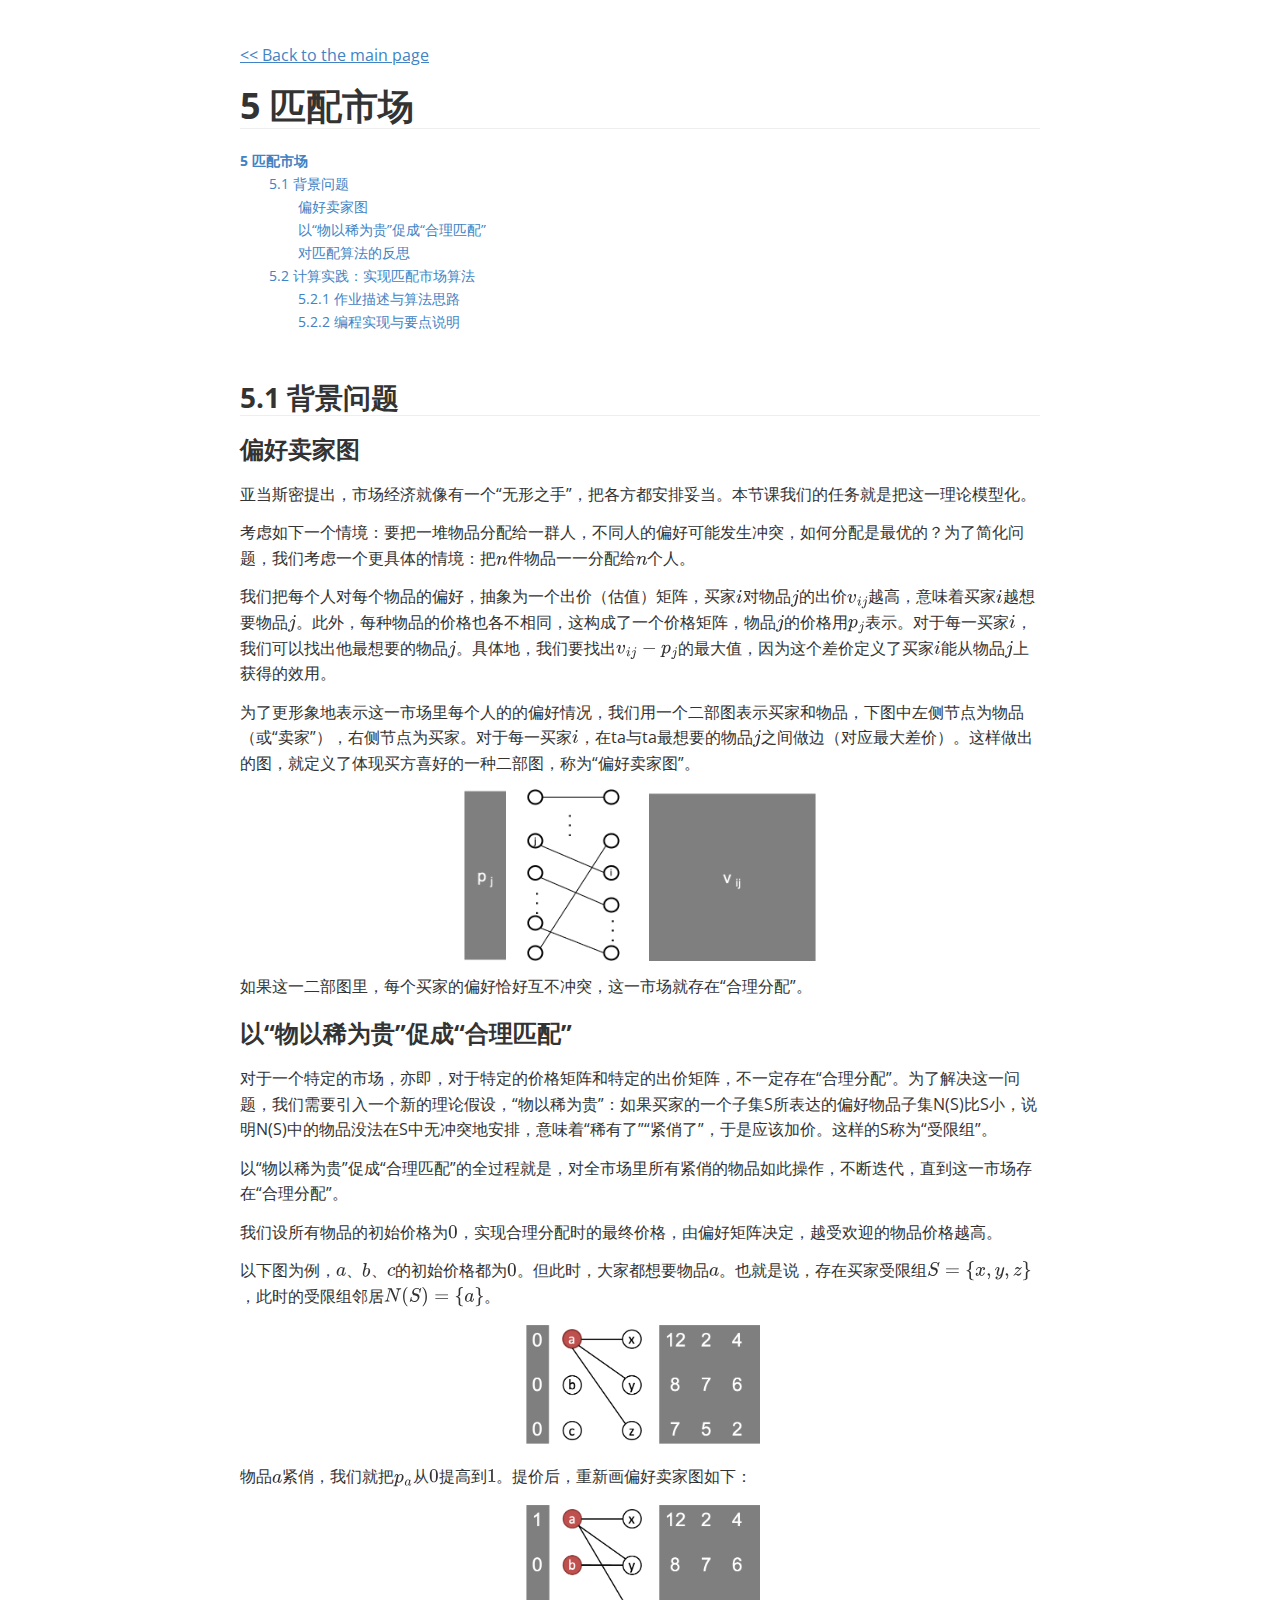
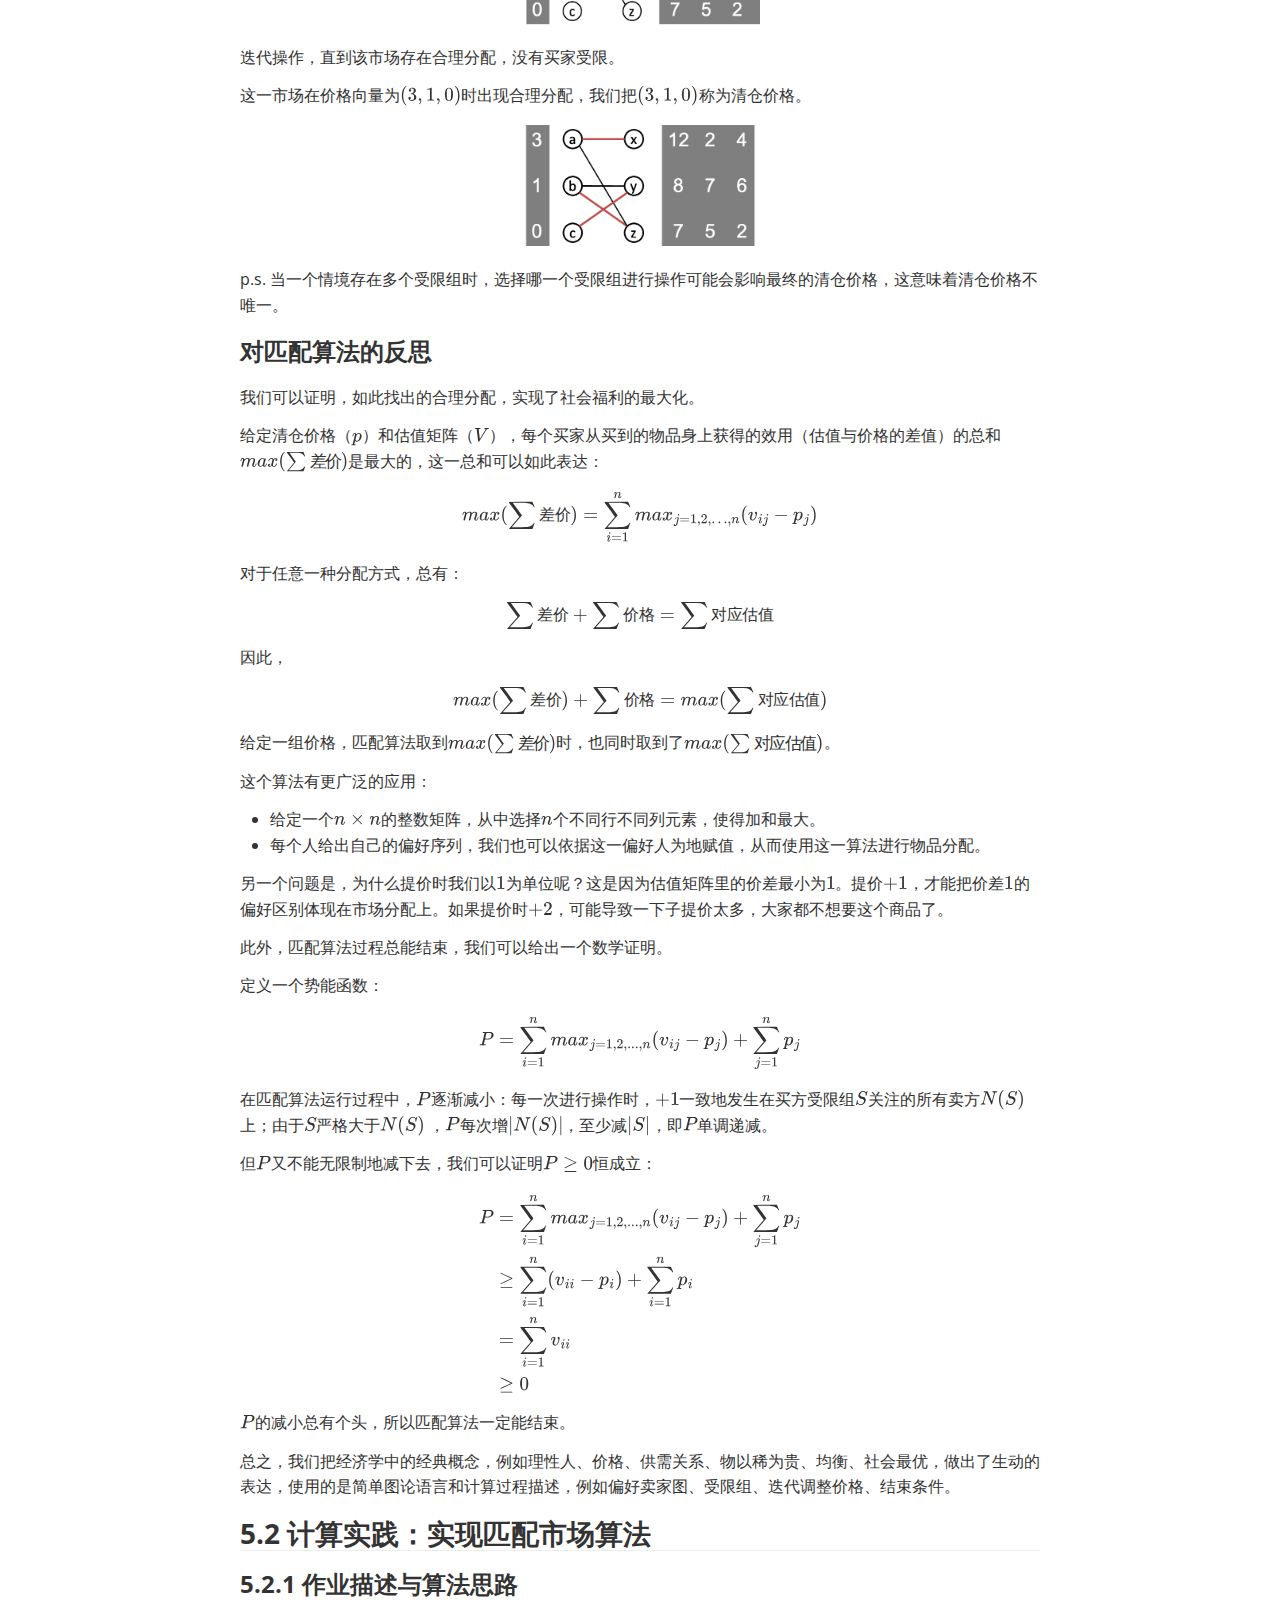
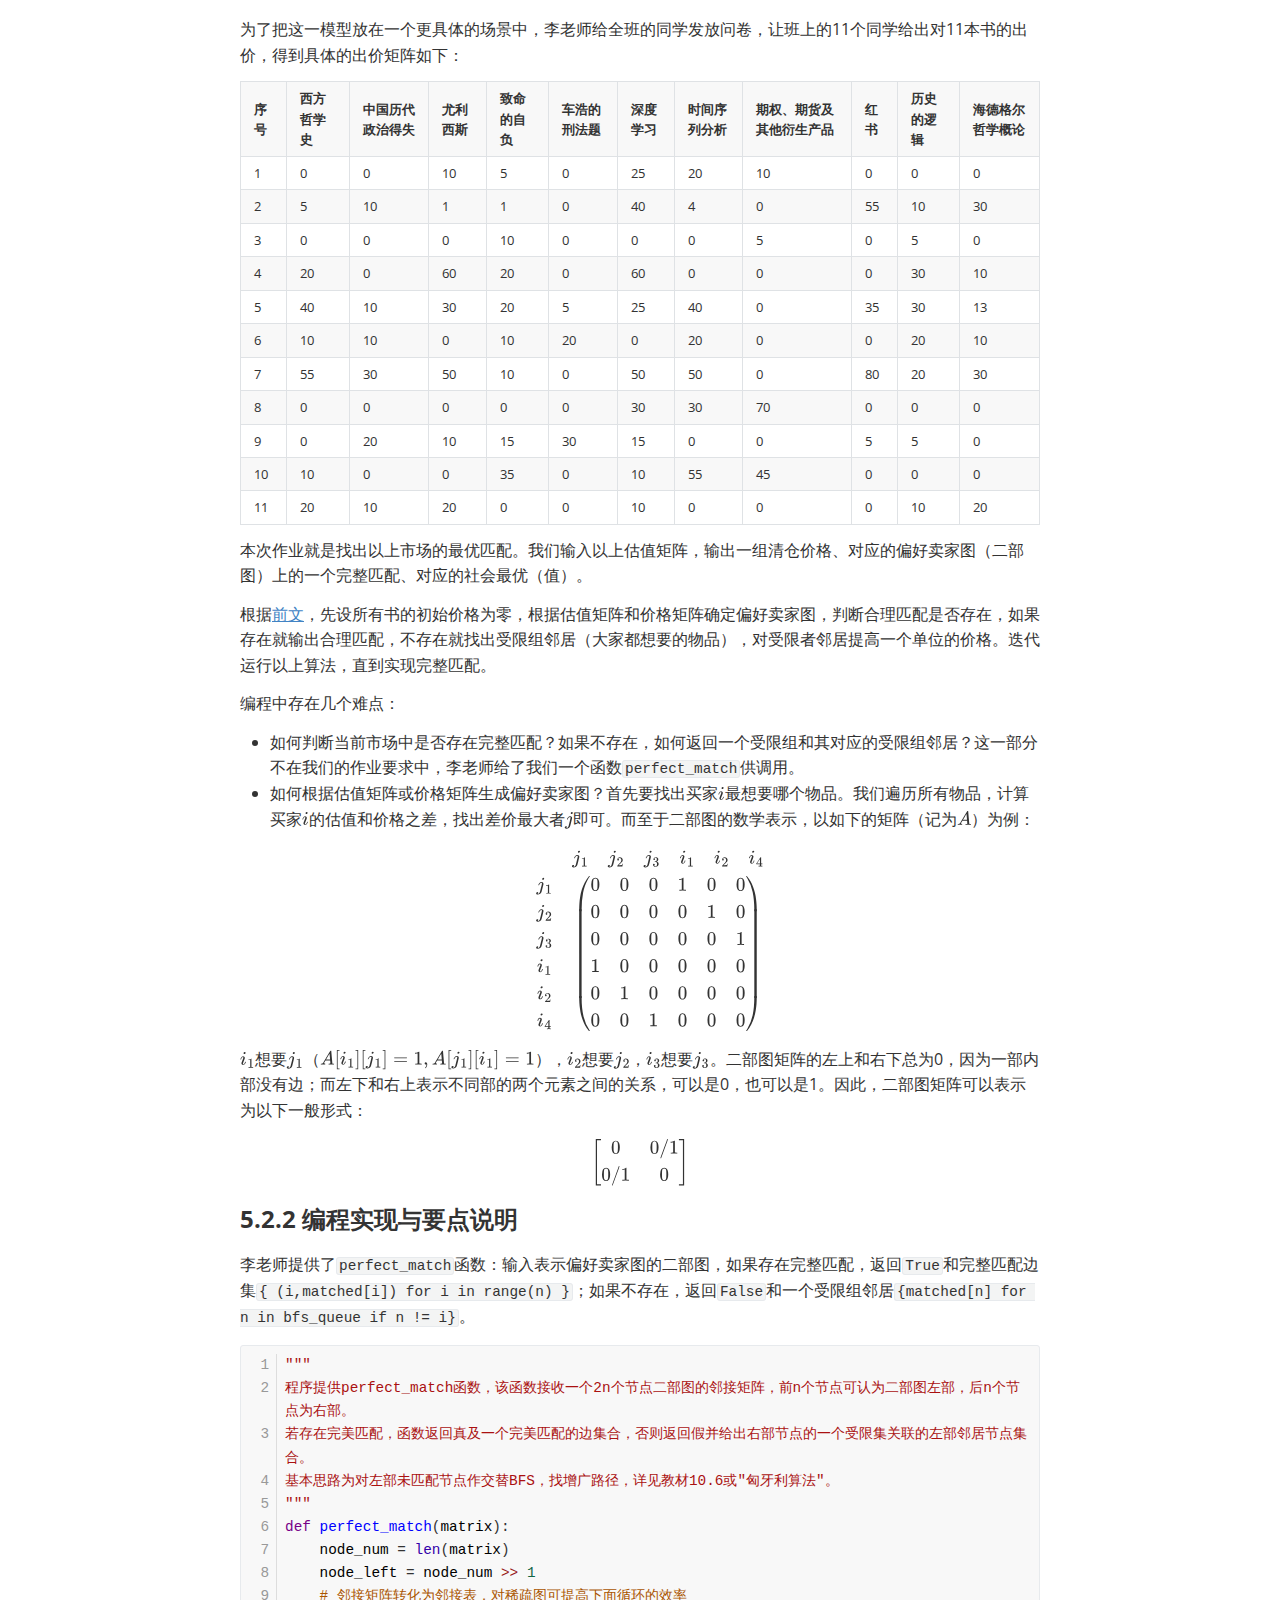
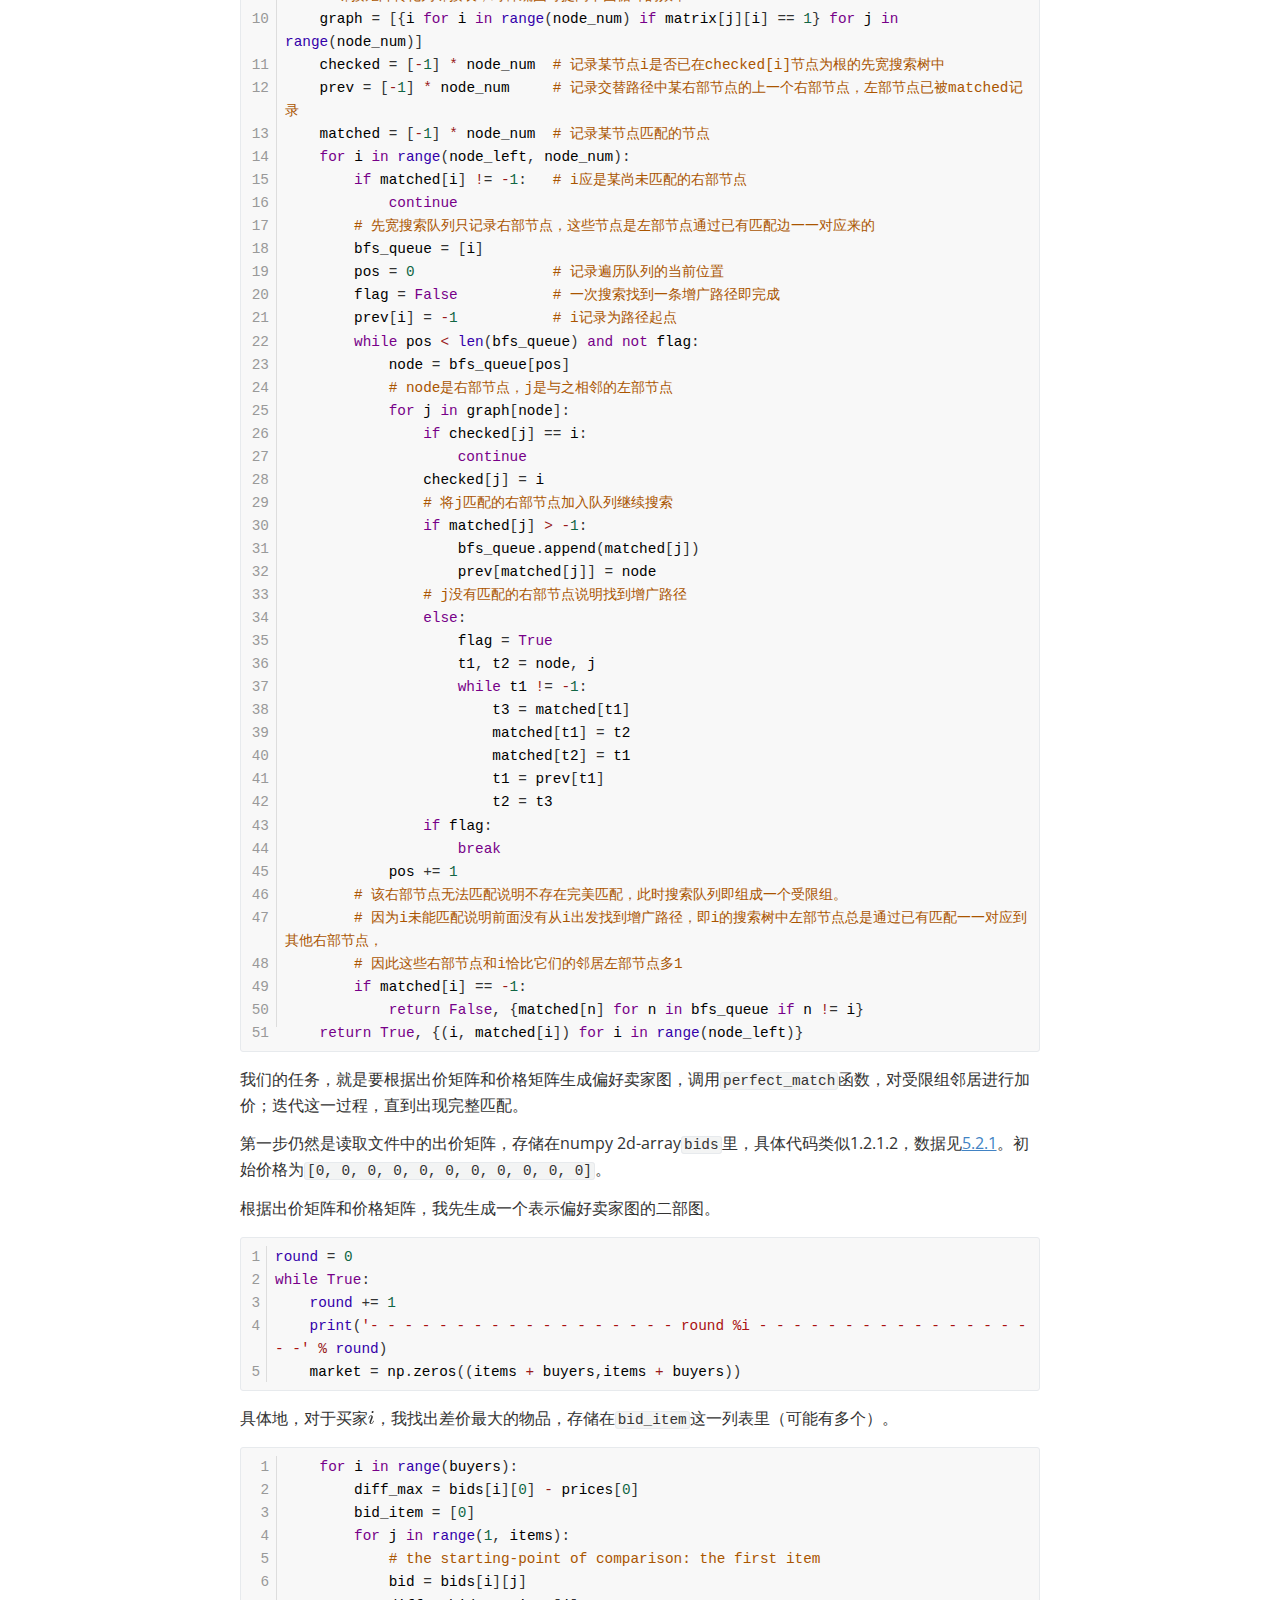
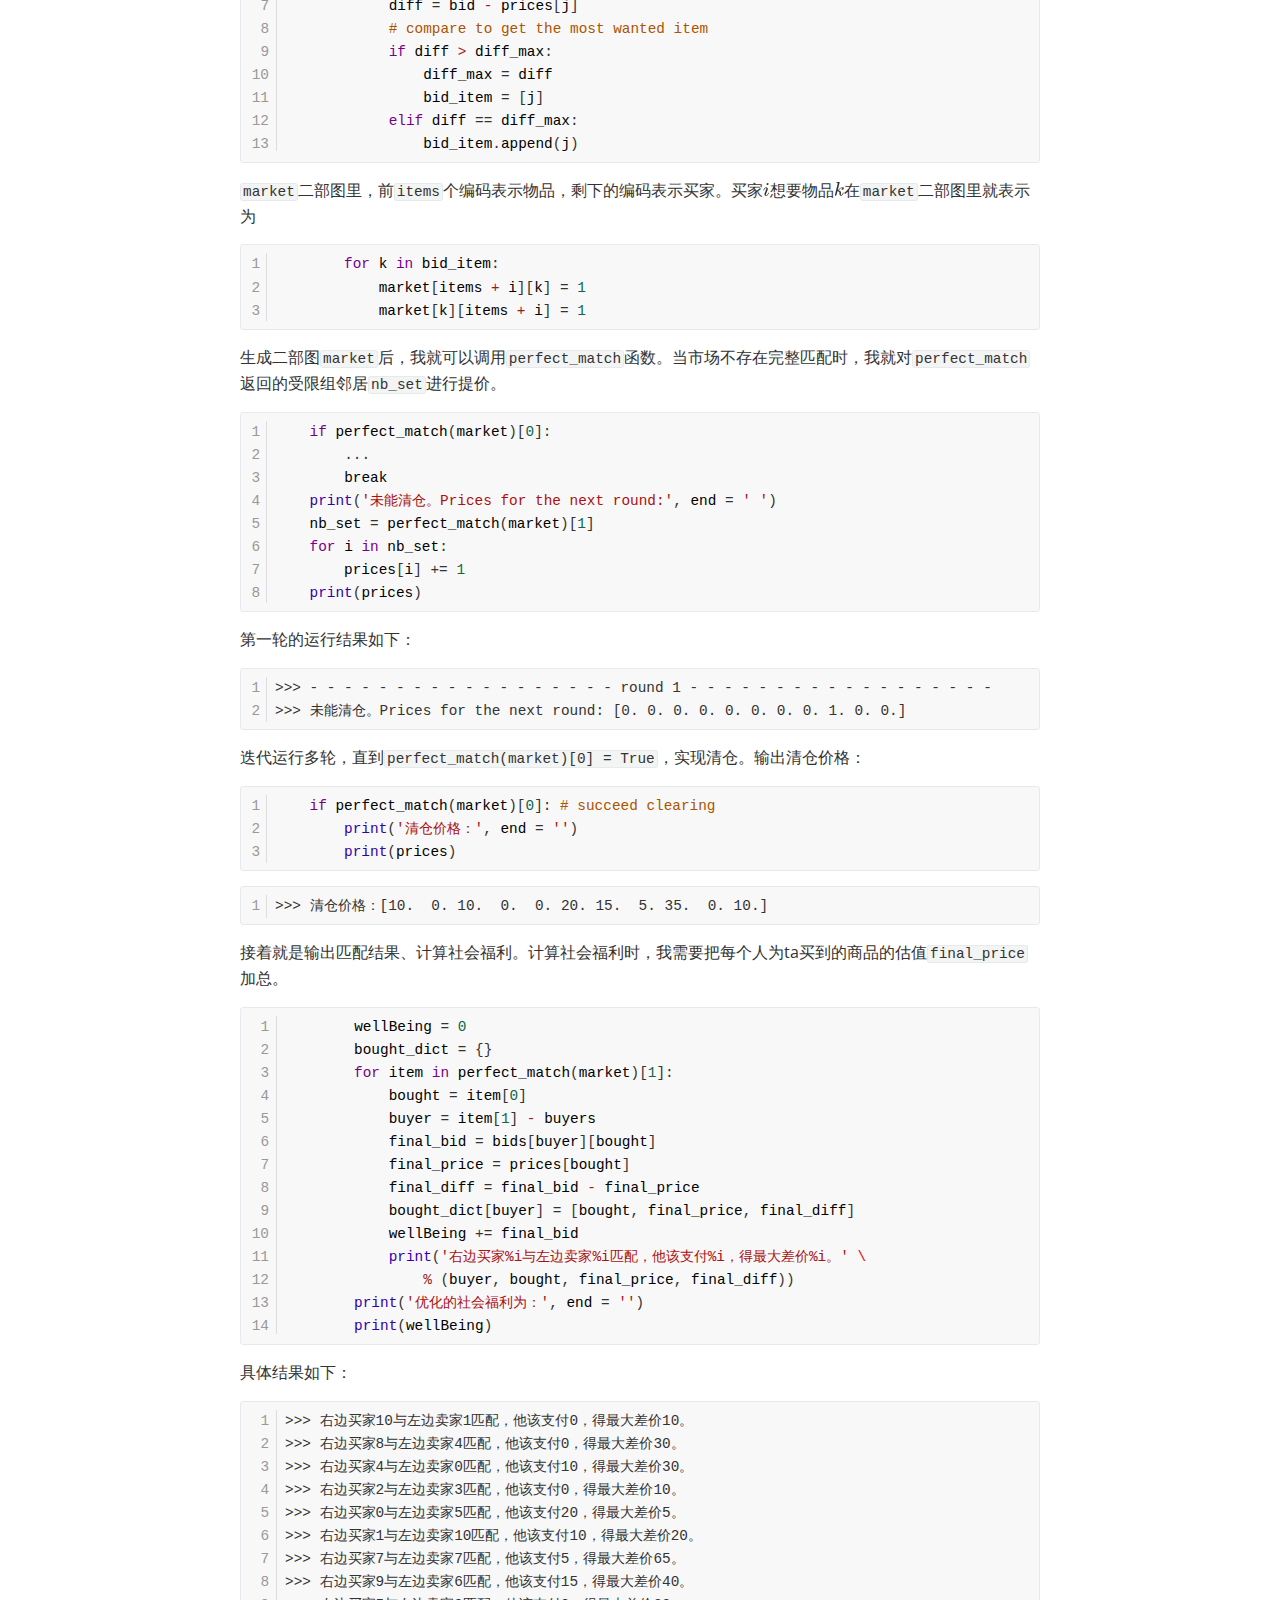
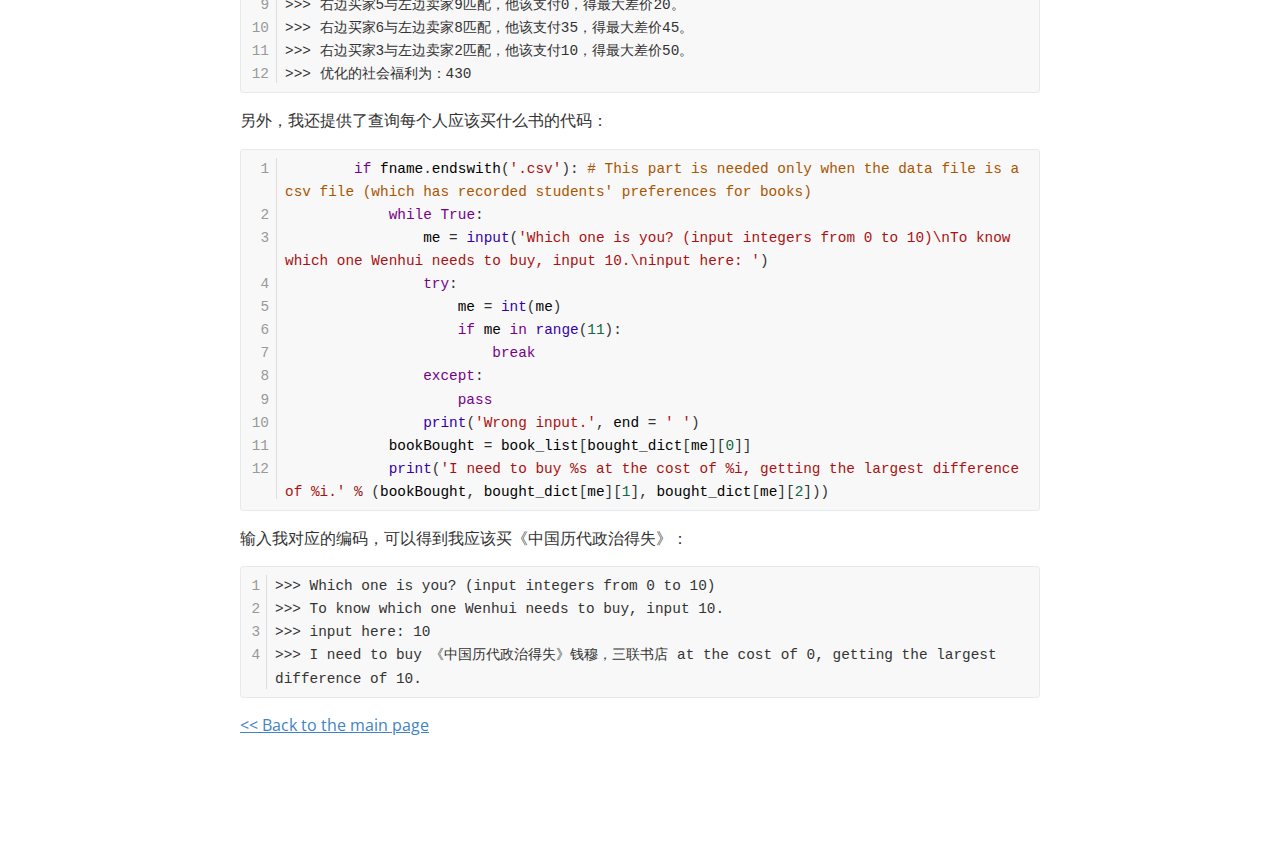
<file: 5.html>
<!doctype html>
<html>
<head>
<meta charset='UTF-8'><meta name='viewport' content='width=device-width initial-scale=1'>

<link href='https://fonts.loli.net/css?family=Open+Sans:400italic,700italic,700,400&subset=latin,latin-ext' rel='stylesheet' type='text/css' /><style type='text/css'>html {overflow-x: initial !important;}:root { --bg-color: #ffffff; --text-color: #333333; --select-text-bg-color: #B5D6FC; --select-text-font-color: auto; --monospace: "Lucida Console",Consolas,"Courier",monospace; --title-bar-height: 20px; }
.mac-os-11 { --title-bar-height: 28px; }
html { font-size: 14px; background-color: var(--bg-color); color: var(--text-color); font-family: "Helvetica Neue", Helvetica, Arial, sans-serif; -webkit-font-smoothing: antialiased; }
body { margin: 0px; padding: 0px; height: auto; inset: 0px; font-size: 1rem; line-height: 1.42857143; overflow-x: hidden; background-image: inherit; background-size: inherit; background-attachment: inherit; background-origin: inherit; background-clip: inherit; background-color: inherit; tab-size: 4; background-position: inherit; background-repeat: inherit; }
iframe { margin: auto; }
a.url { word-break: break-all; }
a:active, a:hover { outline: 0px; }
.in-text-selection, ::selection { text-shadow: none; background: var(--select-text-bg-color); color: var(--select-text-font-color); }
#write { margin: 0px auto; height: auto; width: inherit; word-break: normal; word-wrap: break-word; position: relative; white-space: normal; overflow-x: visible; padding-top: 36px; }
#write.first-line-indent p { text-indent: 2em; }
#write.first-line-indent li p, #write.first-line-indent p * { text-indent: 0px; }
#write.first-line-indent li { margin-left: 2em; }
.for-image #write { padding-left: 8px; padding-right: 8px; }
body.typora-export { padding-left: 30px; padding-right: 30px; }
.typora-export .footnote-line, .typora-export li, .typora-export p { white-space: pre-wrap; }
.typora-export .task-list-item input { pointer-events: none; }
@media screen and (max-width: 500px) { 
  body.typora-export { padding-left: 0px; padding-right: 0px; }
  #write { padding-left: 20px; padding-right: 20px; }
  .CodeMirror-sizer { margin-left: 0px !important; }
  .CodeMirror-gutters { display: none !important; }
}
#write li > figure:last-child { margin-bottom: 0.5rem; }
#write ol, #write ul { position: relative; }
img { max-width: 100%; vertical-align: middle; image-orientation: from-image; }
button, input, select, textarea { color: inherit; font-family: inherit; font-size: inherit; font-style: inherit; font-variant-caps: inherit; font-weight: inherit; font-stretch: inherit; line-height: inherit; }
input[type="checkbox"], input[type="radio"] { line-height: normal; padding: 0px; }
*, ::after, ::before { box-sizing: border-box; }
#write h1, #write h2, #write h3, #write h4, #write h5, #write h6, #write p, #write pre { width: inherit; }
#write h1, #write h2, #write h3, #write h4, #write h5, #write h6, #write p { position: relative; }
p { line-height: inherit; }
h1, h2, h3, h4, h5, h6 { break-after: avoid-page; break-inside: avoid; orphans: 4; }
p { orphans: 4; }
h1 { font-size: 2rem; }
h2 { font-size: 1.8rem; }
h3 { font-size: 1.6rem; }
h4 { font-size: 1.4rem; }
h5 { font-size: 1.2rem; }
h6 { font-size: 1rem; }
.md-math-block, .md-rawblock, h1, h2, h3, h4, h5, h6, p { margin-top: 1rem; margin-bottom: 1rem; }
.hidden { display: none; }
.md-blockmeta { color: rgb(204, 204, 204); font-weight: 700; font-style: italic; }
a { cursor: pointer; }
sup.md-footnote { padding: 2px 4px; background-color: rgba(238, 238, 238, 0.7); color: rgb(85, 85, 85); border-top-left-radius: 4px; border-top-right-radius: 4px; border-bottom-right-radius: 4px; border-bottom-left-radius: 4px; cursor: pointer; }
sup.md-footnote a, sup.md-footnote a:hover { color: inherit; text-transform: inherit; text-decoration: inherit; }
#write input[type="checkbox"] { cursor: pointer; width: inherit; height: inherit; }
figure { overflow-x: auto; margin: 1.2em 0px; max-width: calc(100% + 16px); padding: 0px; }
figure > table { margin: 0px; }
tr { break-inside: avoid; break-after: auto; }
thead { display: table-header-group; }
table { border-collapse: collapse; border-spacing: 0px; width: 100%; overflow: auto; break-inside: auto; text-align: left; }
table.md-table td { min-width: 32px; }
.CodeMirror-gutters { border-right-width: 0px; background-color: inherit; }
.CodeMirror-linenumber { }
.CodeMirror { text-align: left; }
.CodeMirror-placeholder { opacity: 0.3; }
.CodeMirror pre { padding: 0px 4px; }
.CodeMirror-lines { padding: 0px; }
div.hr:focus { cursor: none; }
#write pre { white-space: pre-wrap; }
#write.fences-no-line-wrapping pre { white-space: pre; }
#write pre.ty-contain-cm { white-space: normal; }
.CodeMirror-gutters { margin-right: 4px; }
.md-fences { font-size: 0.9rem; display: block; break-inside: avoid; text-align: left; overflow: visible; white-space: pre; background-image: inherit; background-size: inherit; background-attachment: inherit; background-origin: inherit; background-clip: inherit; background-color: inherit; position: relative !important; background-position: inherit; background-repeat: inherit; }
.md-fences-adv-panel { width: 100%; margin-top: 10px; text-align: center; padding-top: 0px; padding-bottom: 8px; overflow-x: auto; }
#write .md-fences.mock-cm { white-space: pre-wrap; }
.md-fences.md-fences-with-lineno { padding-left: 0px; }
#write.fences-no-line-wrapping .md-fences.mock-cm { white-space: pre; overflow-x: auto; }
.md-fences.mock-cm.md-fences-with-lineno { padding-left: 8px; }
.CodeMirror-line, twitterwidget { break-inside: avoid; }
.footnotes { opacity: 0.8; font-size: 0.9rem; margin-top: 1em; margin-bottom: 1em; }
.footnotes + .footnotes { margin-top: 0px; }
.md-reset { margin: 0px; padding: 0px; border: 0px; outline: 0px; vertical-align: top; text-decoration: none; text-shadow: none; float: none; position: static; width: auto; height: auto; white-space: nowrap; cursor: inherit; line-height: normal; font-weight: 400; text-align: left; box-sizing: content-box; direction: ltr; background-position: 0px 0px; }
li div { padding-top: 0px; }
blockquote { margin: 1rem 0px; }
li .mathjax-block, li p { margin: 0.5rem 0px; }
li blockquote { margin: 1rem 0px; }
li { margin: 0px; position: relative; }
blockquote > :last-child { margin-bottom: 0px; }
blockquote > :first-child, li > :first-child { margin-top: 0px; }
.footnotes-area { color: rgb(136, 136, 136); margin-top: 0.714rem; padding-bottom: 0.143rem; white-space: normal; }
#write .footnote-line { white-space: pre-wrap; }
@media print { 
  body, html { border: 1px solid transparent; height: 99%; break-after: avoid; break-before: avoid; font-variant-ligatures: no-common-ligatures; }
  #write { margin-top: 0px; padding-top: 0px; border-color: transparent !important; }
  .typora-export * { -webkit-print-color-adjust: exact; }
  .typora-export #write { break-after: avoid; }
  .typora-export #write::after { height: 0px; }
  .is-mac table { break-inside: avoid; }
  .typora-export-show-outline .typora-export-sidebar { display: none; }
}
.footnote-line { margin-top: 0.714em; font-size: 0.7em; }
a img, img a { cursor: pointer; }
pre.md-meta-block { font-size: 0.8rem; min-height: 0.8rem; white-space: pre-wrap; background-color: rgb(204, 204, 204); display: block; overflow-x: hidden; }
p > .md-image:only-child:not(.md-img-error) img, p > img:only-child { display: block; margin: auto; }
#write.first-line-indent p > .md-image:only-child:not(.md-img-error) img { left: -2em; position: relative; }
p > .md-image:only-child { display: inline-block; width: 100%; }
#write .MathJax_Display { margin: 0.8em 0px 0px; }
.md-math-block { width: 100%; }
.md-math-block:not(:empty)::after { display: none; }
.MathJax_ref { fill: currentcolor; }
[contenteditable="true"]:active, [contenteditable="true"]:focus, [contenteditable="false"]:active, [contenteditable="false"]:focus { outline: 0px; box-shadow: none; }
.md-task-list-item { position: relative; list-style-type: none; }
.task-list-item.md-task-list-item { padding-left: 0px; }
.md-task-list-item > input { position: absolute; top: 0px; left: 0px; margin-left: -1.2em; margin-top: calc(1em - 10px); border: none; }
.math { font-size: 1rem; }
.md-toc { min-height: 3.58rem; position: relative; font-size: 0.9rem; border-top-left-radius: 10px; border-top-right-radius: 10px; border-bottom-right-radius: 10px; border-bottom-left-radius: 10px; }
.md-toc-content { position: relative; margin-left: 0px; }
.md-toc-content::after, .md-toc::after { display: none; }
.md-toc-item { display: block; color: rgb(65, 131, 196); }
.md-toc-item a { text-decoration: none; }
.md-toc-inner:hover { text-decoration: underline; }
.md-toc-inner { display: inline-block; cursor: pointer; }
.md-toc-h1 .md-toc-inner { margin-left: 0px; font-weight: 700; }
.md-toc-h2 .md-toc-inner { margin-left: 2em; }
.md-toc-h3 .md-toc-inner { margin-left: 4em; }
.md-toc-h4 .md-toc-inner { margin-left: 6em; }
.md-toc-h5 .md-toc-inner { margin-left: 8em; }
.md-toc-h6 .md-toc-inner { margin-left: 10em; }
@media screen and (max-width: 48em) { 
  .md-toc-h3 .md-toc-inner { margin-left: 3.5em; }
  .md-toc-h4 .md-toc-inner { margin-left: 5em; }
  .md-toc-h5 .md-toc-inner { margin-left: 6.5em; }
  .md-toc-h6 .md-toc-inner { margin-left: 8em; }
}
a.md-toc-inner { font-size: inherit; font-style: inherit; font-weight: inherit; line-height: inherit; }
.footnote-line a:not(.reversefootnote) { color: inherit; }
.md-attr { display: none; }
.md-fn-count::after { content: "."; }
code, pre, samp, tt { font-family: var(--monospace); }
kbd { margin: 0px 0.1em; padding: 0.1em 0.6em; font-size: 0.8em; color: rgb(36, 39, 41); background-color: rgb(255, 255, 255); border: 1px solid rgb(173, 179, 185); border-top-left-radius: 3px; border-top-right-radius: 3px; border-bottom-right-radius: 3px; border-bottom-left-radius: 3px; box-shadow: rgba(12, 13, 14, 0.2) 0px 1px 0px, rgb(255, 255, 255) 0px 0px 0px 2px inset; white-space: nowrap; vertical-align: middle; }
.md-comment { color: rgb(162, 127, 3); opacity: 0.6; font-family: var(--monospace); }
code { text-align: left; }
a.md-print-anchor { white-space: pre !important; border: none !important; display: inline-block !important; position: absolute !important; width: 1px !important; right: 0px !important; outline: 0px !important; text-shadow: initial !important; background-position: 0px 0px !important; }
.os-windows.monocolor-emoji .md-emoji { font-family: "Segoe UI Symbol", sans-serif; }
.md-diagram-panel > svg { max-width: 100%; }
[lang="flow"] svg, [lang="mermaid"] svg { max-width: 100%; height: auto; }
[lang="mermaid"] .node text { font-size: 1rem; }
table tr th { border-bottom-width: 0px; }
video { max-width: 100%; display: block; margin: 0px auto; }
iframe { max-width: 100%; width: 100%; border: none; }
.highlight td, .highlight tr { border: 0px; }
mark { background-color: rgb(255, 255, 0); color: rgb(0, 0, 0); }
.md-html-inline .md-plain, .md-html-inline strong, mark .md-inline-math, mark strong { color: inherit; }
.md-expand mark .md-meta { opacity: 0.3 !important; }
mark .md-meta { color: rgb(0, 0, 0); }
@media print { 
  .typora-export h1, .typora-export h2, .typora-export h3, .typora-export h4, .typora-export h5, .typora-export h6 { break-inside: avoid; }
}
.md-diagram-panel .messageText { stroke: none !important; }
.md-diagram-panel .start-state { fill: var(--node-fill); }
.md-diagram-panel .edgeLabel rect { opacity: 1 !important; }
.md-fences.md-fences-math { font-size: 1em; }
.md-fences-advanced:not(.md-focus) { padding: 0px; white-space: nowrap; border: 0px; }
.md-fences-advanced:not(.md-focus) { background-image: inherit; background-size: inherit; background-attachment: inherit; background-origin: inherit; background-clip: inherit; background-color: inherit; background-position: inherit; background-repeat: inherit; }
.typora-export-show-outline .typora-export-content { max-width: 1440px; margin: auto; display: flex; flex-direction: row; }
.typora-export-sidebar { width: 300px; font-size: 0.8rem; margin-top: 80px; margin-right: 18px; }
.typora-export-show-outline #write { --webkit-flex: 2; flex: 2 1 0%; }
.typora-export-sidebar .outline-content { position: fixed; top: 0px; max-height: 100%; overflow: hidden auto; padding-bottom: 30px; padding-top: 60px; width: 300px; }
@media screen and (max-width: 1024px) { 
  .typora-export-sidebar, .typora-export-sidebar .outline-content { width: 240px; }
}
@media screen and (max-width: 800px) { 
  .typora-export-sidebar { display: none; }
}
.outline-content li, .outline-content ul { margin-left: 0px; margin-right: 0px; padding-left: 0px; padding-right: 0px; list-style: none; }
.outline-content ul { margin-top: 0px; margin-bottom: 0px; }
.outline-content strong { font-weight: 400; }
.outline-expander { width: 1rem; height: 1.428571429rem; position: relative; display: table-cell; vertical-align: middle; cursor: pointer; padding-left: 4px; }
.outline-expander::before { content: ''; position: relative; font-family: Ionicons; display: inline-block; font-size: 8px; vertical-align: middle; }
.outline-item { padding-top: 3px; padding-bottom: 3px; cursor: pointer; }
.outline-expander:hover::before { content: ''; }
.outline-h1 > .outline-item { padding-left: 0px; }
.outline-h2 > .outline-item { padding-left: 1em; }
.outline-h3 > .outline-item { padding-left: 2em; }
.outline-h4 > .outline-item { padding-left: 3em; }
.outline-h5 > .outline-item { padding-left: 4em; }
.outline-h6 > .outline-item { padding-left: 5em; }
.outline-label { cursor: pointer; display: table-cell; vertical-align: middle; text-decoration: none; color: inherit; }
.outline-label:hover { text-decoration: underline; }
.outline-item:hover { border-color: rgb(245, 245, 245); background-color: var(--item-hover-bg-color); }
.outline-item:hover { margin-left: -28px; margin-right: -28px; border-left-width: 28px; border-left-style: solid; border-left-color: transparent; border-right-width: 28px; border-right-style: solid; border-right-color: transparent; }
.outline-item-single .outline-expander::before, .outline-item-single .outline-expander:hover::before { display: none; }
.outline-item-open > .outline-item > .outline-expander::before { content: ''; }
.outline-children { display: none; }
.info-panel-tab-wrapper { display: none; }
.outline-item-open > .outline-children { display: block; }
.typora-export .outline-item { padding-top: 1px; padding-bottom: 1px; }
.typora-export .outline-item:hover { margin-right: -8px; border-right-width: 8px; border-right-style: solid; border-right-color: transparent; }
.typora-export .outline-expander::before { content: "+"; font-family: inherit; top: -1px; }
.typora-export .outline-expander:hover::before, .typora-export .outline-item-open > .outline-item > .outline-expander::before { content: '−'; }
.typora-export-collapse-outline .outline-children { display: none; }
.typora-export-collapse-outline .outline-item-open > .outline-children, .typora-export-no-collapse-outline .outline-children { display: block; }
.typora-export-no-collapse-outline .outline-expander::before { content: "" !important; }
.typora-export-show-outline .outline-item-active > .outline-item .outline-label { font-weight: 700; }
.md-inline-math-container mjx-container { zoom: 0.95; }


.CodeMirror { height: auto; }
.CodeMirror.cm-s-inner { background-image: inherit; background-size: inherit; background-attachment: inherit; background-origin: inherit; background-clip: inherit; background-color: inherit; background-position: inherit; background-repeat: inherit; }
.CodeMirror-scroll { overflow: auto hidden; z-index: 3; }
.CodeMirror-gutter-filler, .CodeMirror-scrollbar-filler { background-color: rgb(255, 255, 255); }
.CodeMirror-gutters { border-right-width: 1px; border-right-style: solid; border-right-color: rgb(221, 221, 221); background-image: inherit; background-size: inherit; background-attachment: inherit; background-origin: inherit; background-clip: inherit; background-color: inherit; white-space: nowrap; background-position: inherit; background-repeat: inherit; }
.CodeMirror-linenumber { padding: 0px 3px 0px 5px; text-align: right; color: rgb(153, 153, 153); }
.cm-s-inner .cm-keyword { color: rgb(119, 0, 136); }
.cm-s-inner .cm-atom, .cm-s-inner.cm-atom { color: rgb(34, 17, 153); }
.cm-s-inner .cm-number { color: rgb(17, 102, 68); }
.cm-s-inner .cm-def { color: rgb(0, 0, 255); }
.cm-s-inner .cm-variable { color: rgb(0, 0, 0); }
.cm-s-inner .cm-variable-2 { color: rgb(0, 85, 170); }
.cm-s-inner .cm-variable-3 { color: rgb(0, 136, 85); }
.cm-s-inner .cm-string { color: rgb(170, 17, 17); }
.cm-s-inner .cm-property { color: rgb(0, 0, 0); }
.cm-s-inner .cm-operator { color: rgb(152, 26, 26); }
.cm-s-inner .cm-comment, .cm-s-inner.cm-comment { color: rgb(170, 85, 0); }
.cm-s-inner .cm-string-2 { color: rgb(255, 85, 0); }
.cm-s-inner .cm-meta { color: rgb(85, 85, 85); }
.cm-s-inner .cm-qualifier { color: rgb(85, 85, 85); }
.cm-s-inner .cm-builtin { color: rgb(51, 0, 170); }
.cm-s-inner .cm-bracket { color: rgb(153, 153, 119); }
.cm-s-inner .cm-tag { color: rgb(17, 119, 0); }
.cm-s-inner .cm-attribute { color: rgb(0, 0, 204); }
.cm-s-inner .cm-header, .cm-s-inner.cm-header { color: rgb(0, 0, 255); }
.cm-s-inner .cm-quote, .cm-s-inner.cm-quote { color: rgb(0, 153, 0); }
.cm-s-inner .cm-hr, .cm-s-inner.cm-hr { color: rgb(153, 153, 153); }
.cm-s-inner .cm-link, .cm-s-inner.cm-link { color: rgb(0, 0, 204); }
.cm-negative { color: rgb(221, 68, 68); }
.cm-positive { color: rgb(34, 153, 34); }
.cm-header, .cm-strong { font-weight: 700; }
.cm-del { text-decoration: line-through; }
.cm-em { font-style: italic; }
.cm-link { text-decoration: underline; }
.cm-error { color: red; }
.cm-invalidchar { color: red; }
.cm-constant { color: rgb(38, 139, 210); }
.cm-defined { color: rgb(181, 137, 0); }
div.CodeMirror span.CodeMirror-matchingbracket { color: rgb(0, 255, 0); }
div.CodeMirror span.CodeMirror-nonmatchingbracket { color: rgb(255, 34, 34); }
.cm-s-inner .CodeMirror-activeline-background { background-image: inherit; background-size: inherit; background-attachment: inherit; background-origin: inherit; background-clip: inherit; background-color: inherit; background-position: inherit; background-repeat: inherit; }
.CodeMirror { position: relative; overflow: hidden; }
.CodeMirror-scroll { height: 100%; outline: 0px; position: relative; box-sizing: content-box; background-image: inherit; background-size: inherit; background-attachment: inherit; background-origin: inherit; background-clip: inherit; background-color: inherit; background-position: inherit; background-repeat: inherit; }
.CodeMirror-sizer { position: relative; }
.CodeMirror-gutter-filler, .CodeMirror-hscrollbar, .CodeMirror-scrollbar-filler, .CodeMirror-vscrollbar { position: absolute; z-index: 6; display: none; outline: 0px; }
.CodeMirror-vscrollbar { right: 0px; top: 0px; overflow: hidden; }
.CodeMirror-hscrollbar { bottom: 0px; left: 0px; overflow: auto hidden; }
.CodeMirror-scrollbar-filler { right: 0px; bottom: 0px; }
.CodeMirror-gutter-filler { left: 0px; bottom: 0px; }
.CodeMirror-gutters { position: absolute; left: 0px; top: 0px; padding-bottom: 10px; z-index: 3; overflow-y: hidden; }
.CodeMirror-gutter { white-space: normal; height: 100%; box-sizing: content-box; padding-bottom: 30px; margin-bottom: -32px; display: inline-block; }
.CodeMirror-gutter-wrapper { position: absolute; z-index: 4; border: none !important; background-position: 0px 0px !important; }
.CodeMirror-gutter-background { position: absolute; top: 0px; bottom: 0px; z-index: 4; }
.CodeMirror-gutter-elt { position: absolute; cursor: default; z-index: 4; }
.CodeMirror-lines { cursor: text; }
.CodeMirror pre { border-top-left-radius: 0px; border-top-right-radius: 0px; border-bottom-right-radius: 0px; border-bottom-left-radius: 0px; border-width: 0px; font-family: inherit; font-size: inherit; margin: 0px; white-space: pre; word-wrap: normal; color: inherit; z-index: 2; position: relative; overflow: visible; background-position: 0px 0px; }
.CodeMirror-wrap pre { word-wrap: break-word; white-space: pre-wrap; word-break: normal; }
.CodeMirror-code pre { border-right-width: 30px; border-right-style: solid; border-right-color: transparent; width: fit-content; }
.CodeMirror-wrap .CodeMirror-code pre { border-right-style: none; width: auto; }
.CodeMirror-linebackground { position: absolute; inset: 0px; z-index: 0; }
.CodeMirror-linewidget { position: relative; z-index: 2; overflow: auto; }
.CodeMirror-wrap .CodeMirror-scroll { overflow-x: hidden; }
.CodeMirror-measure { position: absolute; width: 100%; height: 0px; overflow: hidden; visibility: hidden; }
.CodeMirror-measure pre { position: static; }
.CodeMirror div.CodeMirror-cursor { position: absolute; visibility: hidden; border-right-style: none; width: 0px; }
.CodeMirror div.CodeMirror-cursor { visibility: hidden; }
.CodeMirror-focused div.CodeMirror-cursor { visibility: inherit; }
.cm-searching { background-color: rgba(255, 255, 0, 0.4); }
span.cm-underlined { text-decoration: underline; }
span.cm-strikethrough { text-decoration: line-through; }
.cm-tw-syntaxerror { color: rgb(255, 255, 255); background-color: rgb(153, 0, 0); }
.cm-tw-deleted { text-decoration: line-through; }
.cm-tw-header5 { font-weight: 700; }
.cm-tw-listitem:first-child { padding-left: 10px; }
.cm-tw-box { border-style: solid; border-right-width: 1px; border-bottom-width: 1px; border-left-width: 1px; border-color: inherit; border-top-width: 0px !important; }
.cm-tw-underline { text-decoration: underline; }
@media print { 
  .CodeMirror div.CodeMirror-cursor { visibility: hidden; }
}


:root {
    --side-bar-bg-color: #fafafa;
    --control-text-color: #777;
}

@include-when-export url(https://fonts.loli.net/css?family=Open+Sans:400italic,700italic,700,400&subset=latin,latin-ext);

/* open-sans-regular - latin-ext_latin */
  /* open-sans-italic - latin-ext_latin */
    /* open-sans-700 - latin-ext_latin */
    /* open-sans-700italic - latin-ext_latin */
  html {
    font-size: 16px;
    -webkit-font-smoothing: antialiased;
}

body {
    font-family: "Open Sans","Clear Sans", "Helvetica Neue", Helvetica, Arial, 'Segoe UI Emoji', sans-serif;
    color: rgb(51, 51, 51);
    line-height: 1.6;
}

#write {
    max-width: 860px;
  	margin: 0 auto;
  	padding: 30px;
    padding-bottom: 100px;
}

@media only screen and (min-width: 1400px) {
	#write {
		max-width: 1024px;
	}
}

@media only screen and (min-width: 1800px) {
	#write {
		max-width: 1200px;
	}
}

#write > ul:first-child,
#write > ol:first-child{
    margin-top: 30px;
}

a {
    color: #4183C4;
}
h1,
h2,
h3,
h4,
h5,
h6 {
    position: relative;
    margin-top: 1rem;
    margin-bottom: 1rem;
    font-weight: bold;
    line-height: 1.4;
    cursor: text;
}
h1:hover a.anchor,
h2:hover a.anchor,
h3:hover a.anchor,
h4:hover a.anchor,
h5:hover a.anchor,
h6:hover a.anchor {
    text-decoration: none;
}
h1 tt,
h1 code {
    font-size: inherit;
}
h2 tt,
h2 code {
    font-size: inherit;
}
h3 tt,
h3 code {
    font-size: inherit;
}
h4 tt,
h4 code {
    font-size: inherit;
}
h5 tt,
h5 code {
    font-size: inherit;
}
h6 tt,
h6 code {
    font-size: inherit;
}
h1 {
    font-size: 2.25em;
    line-height: 1.2;
    border-bottom: 1px solid #eee;
}
h2 {
    font-size: 1.75em;
    line-height: 1.225;
    border-bottom: 1px solid #eee;
}

/*@media print {
    .typora-export h1,
    .typora-export h2 {
        border-bottom: none;
        padding-bottom: initial;
    }

    .typora-export h1::after,
    .typora-export h2::after {
        content: "";
        display: block;
        height: 100px;
        margin-top: -96px;
        border-top: 1px solid #eee;
    }
}*/

h3 {
    font-size: 1.5em;
    line-height: 1.43;
}
h4 {
    font-size: 1.25em;
}
h5 {
    font-size: 1em;
}
h6 {
   font-size: 1em;
    color: #777;
}
p,
blockquote,
ul,
ol,
dl,
table{
    margin: 0.8em 0;
}
li>ol,
li>ul {
    margin: 0 0;
}
hr {
    height: 2px;
    padding: 0;
    margin: 16px 0;
    background-color: #e7e7e7;
    border: 0 none;
    overflow: hidden;
    box-sizing: content-box;
}

li p.first {
    display: inline-block;
}
ul,
ol {
    padding-left: 30px;
}
ul:first-child,
ol:first-child {
    margin-top: 0;
}
ul:last-child,
ol:last-child {
    margin-bottom: 0;
}
blockquote {
    border-left: 4px solid #dfe2e5;
    padding: 0 15px;
    color: #777777;
}
blockquote blockquote {
    padding-right: 0;
}
table {
    padding: 0;
    word-break: initial;
}
table tr {
    border: 1px solid #dfe2e5;
    margin: 0;
    padding: 0;
}
table tr:nth-child(2n),
thead {
    background-color: #f8f8f8;
}
table th {
    font-weight: bold;
    border: 1px solid #dfe2e5;
    border-bottom: 0;
    margin: 0;
    padding: 6px 13px;
}
table td {
    border: 1px solid #dfe2e5;
    margin: 0;
    padding: 6px 13px;
}
table th:first-child,
table td:first-child {
    margin-top: 0;
}
table th:last-child,
table td:last-child {
    margin-bottom: 0;
}

.CodeMirror-lines {
    padding-left: 4px;
}

.code-tooltip {
    box-shadow: 0 1px 1px 0 rgba(0,28,36,.3);
    border-top: 1px solid #eef2f2;
}

.md-fences,
code,
tt {
    border: 1px solid #e7eaed;
    background-color: #f8f8f8;
    border-radius: 3px;
    padding: 0;
    padding: 2px 4px 0px 4px;
    font-size: 0.9em;
}

code {
    background-color: #f3f4f4;
    padding: 0 2px 0 2px;
}

.md-fences {
    margin-bottom: 15px;
    margin-top: 15px;
    padding-top: 8px;
    padding-bottom: 6px;
}


.md-task-list-item > input {
  margin-left: -1.3em;
}

@media print {
    html {
        font-size: 13px;
    }
    table,
    pre {
        page-break-inside: avoid;
    }
    pre {
        word-wrap: break-word;
    }
}

.md-fences {
	background-color: #f8f8f8;
}
#write pre.md-meta-block {
	padding: 1rem;
    font-size: 85%;
    line-height: 1.45;
    background-color: #f7f7f7;
    border: 0;
    border-radius: 3px;
    color: #777777;
    margin-top: 0 !important;
}

.mathjax-block>.code-tooltip {
	bottom: .375rem;
}

.md-mathjax-midline {
    background: #fafafa;
}

#write>h3.md-focus:before{
	left: -1.5625rem;
	top: .375rem;
}
#write>h4.md-focus:before{
	left: -1.5625rem;
	top: .285714286rem;
}
#write>h5.md-focus:before{
	left: -1.5625rem;
	top: .285714286rem;
}
#write>h6.md-focus:before{
	left: -1.5625rem;
	top: .285714286rem;
}
.md-image>.md-meta {
    /*border: 1px solid #ddd;*/
    border-radius: 3px;
    padding: 2px 0px 0px 4px;
    font-size: 0.9em;
    color: inherit;
}

.md-tag {
    color: #a7a7a7;
    opacity: 1;
}

.md-toc { 
    margin-top:20px;
    padding-bottom:20px;
}

.sidebar-tabs {
    border-bottom: none;
}

#typora-quick-open {
    border: 1px solid #ddd;
    background-color: #f8f8f8;
}

#typora-quick-open-item {
    background-color: #FAFAFA;
    border-color: #FEFEFE #e5e5e5 #e5e5e5 #eee;
    border-style: solid;
    border-width: 1px;
}

/** focus mode */
.on-focus-mode blockquote {
    border-left-color: rgba(85, 85, 85, 0.12);
}

header, .context-menu, .megamenu-content, footer{
    font-family: "Segoe UI", "Arial", sans-serif;
}

.file-node-content:hover .file-node-icon,
.file-node-content:hover .file-node-open-state{
    visibility: visible;
}

.mac-seamless-mode #typora-sidebar {
    background-color: #fafafa;
    background-color: var(--side-bar-bg-color);
}

.md-lang {
    color: #b4654d;
}

/*.html-for-mac {
    --item-hover-bg-color: #E6F0FE;
}*/

#md-notification .btn {
    border: 0;
}

.dropdown-menu .divider {
    border-color: #e5e5e5;
    opacity: 0.4;
}

.ty-preferences .window-content {
    background-color: #fafafa;
}

.ty-preferences .nav-group-item.active {
    color: white;
    background: #999;
}

.menu-item-container a.menu-style-btn {
    background-color: #f5f8fa;
    background-image: linear-gradient( 180deg , hsla(0, 0%, 100%, 0.8), hsla(0, 0%, 100%, 0)); 
}



mjx-container[jax="SVG"] {
  direction: ltr;
}

mjx-container[jax="SVG"] > svg {
  overflow: visible;
  min-height: 1px;
  min-width: 1px;
}

mjx-container[jax="SVG"] > svg a {
  fill: blue;
  stroke: blue;
}

mjx-assistive-mml {
  position: absolute !important;
  top: 0px;
  left: 0px;
  clip: rect(1px, 1px, 1px, 1px);
  padding: 1px 0px 0px 0px !important;
  border: 0px !important;
  display: block !important;
  width: auto !important;
  overflow: hidden !important;
  -webkit-touch-callout: none;
  -webkit-user-select: none;
  -khtml-user-select: none;
  -moz-user-select: none;
  -ms-user-select: none;
  user-select: none;
}

mjx-assistive-mml[display="block"] {
  width: 100% !important;
}

mjx-container[jax="SVG"][display="true"] {
  display: block;
  text-align: center;
  margin: 1em 0;
}

mjx-container[jax="SVG"][display="true"][width="full"] {
  display: flex;
}

mjx-container[jax="SVG"][justify="left"] {
  text-align: left;
}

mjx-container[jax="SVG"][justify="right"] {
  text-align: right;
}

g[data-mml-node="merror"] > g {
  fill: red;
  stroke: red;
}

g[data-mml-node="merror"] > rect[data-background] {
  fill: yellow;
  stroke: none;
}

g[data-mml-node="mtable"] > line[data-line], svg[data-table] > g > line[data-line] {
  stroke-width: 70px;
  fill: none;
}

g[data-mml-node="mtable"] > rect[data-frame], svg[data-table] > g > rect[data-frame] {
  stroke-width: 70px;
  fill: none;
}

g[data-mml-node="mtable"] > .mjx-dashed, svg[data-table] > g > .mjx-dashed {
  stroke-dasharray: 140;
}

g[data-mml-node="mtable"] > .mjx-dotted, svg[data-table] > g > .mjx-dotted {
  stroke-linecap: round;
  stroke-dasharray: 0,140;
}

g[data-mml-node="mtable"] > g > svg {
  overflow: visible;
}

[jax="SVG"] mjx-tool {
  display: inline-block;
  position: relative;
  width: 0;
  height: 0;
}

[jax="SVG"] mjx-tool > mjx-tip {
  position: absolute;
  top: 0;
  left: 0;
}

mjx-tool > mjx-tip {
  display: inline-block;
  padding: .2em;
  border: 1px solid #888;
  font-size: 70%;
  background-color: #F8F8F8;
  color: black;
  box-shadow: 2px 2px 5px #AAAAAA;
}

g[data-mml-node="maction"][data-toggle] {
  cursor: pointer;
}

mjx-status {
  display: block;
  position: fixed;
  left: 1em;
  bottom: 1em;
  min-width: 25%;
  padding: .2em .4em;
  border: 1px solid #888;
  font-size: 90%;
  background-color: #F8F8F8;
  color: black;
}

foreignObject[data-mjx-xml] {
  font-family: initial;
  line-height: normal;
  overflow: visible;
}

mjx-container[jax="SVG"] path[data-c], mjx-container[jax="SVG"] use[data-c] {
  stroke-width: 3;
}

g[data-mml-node="xypic"] path {
  stroke-width: inherit;
}

.MathJax g[data-mml-node="xypic"] path {
  stroke-width: inherit;
}
mjx-container[jax="SVG"] path[data-c], mjx-container[jax="SVG"] use[data-c] {
							stroke-width: 0;
						} @media print { @page {margin: 0 0 0 0;} body.typora-export {padding-left: 0; padding-right: 0;} #write {padding:0;}}
</style><title>5 匹配市场</title>
</head>
<body class='typora-export'><div class='typora-export-content'>
<div id='write'  class=''><p><a href="index.html">&lt;&lt; Back to the main page</a><h1 id='5-匹配市场'><span>5 匹配市场</span></h1><div class='md-toc' mdtype='toc'><p class="md-toc-content" role="list"><span role="listitem" class="md-toc-item md-toc-h1" data-ref="n0"><a class="md-toc-inner" href="#5-匹配市场">5 匹配市场</a></span><span role="listitem" class="md-toc-item md-toc-h2" data-ref="n3"><a class="md-toc-inner" href="#51-背景问题">5.1 背景问题</a></span><span role="listitem" class="md-toc-item md-toc-h3" data-ref="n4"><a class="md-toc-inner" href="#偏好卖家图">偏好卖家图</a></span><span role="listitem" class="md-toc-item md-toc-h3" data-ref="n11"><a class="md-toc-inner" href="#以物以稀为贵促成合理匹配">以“物以稀为贵”促成“合理匹配”</a></span><span role="listitem" class="md-toc-item md-toc-h3" data-ref="n23"><a class="md-toc-inner" href="#对匹配算法的反思">对匹配算法的反思</a></span><span role="listitem" class="md-toc-item md-toc-h2" data-ref="n47"><a class="md-toc-inner" href="#52-计算实践实现匹配市场算法">5.2 计算实践：实现匹配市场算法</a></span><span role="listitem" class="md-toc-item md-toc-h3" data-ref="n48"><a class="md-toc-inner" href="#521-作业描述与算法思路">5.2.1 作业描述与算法思路</a></span><span role="listitem" class="md-toc-item md-toc-h3" data-ref="n62"><a class="md-toc-inner" href="#522-编程实现与要点说明">5.2.2 编程实现与要点说明</a></span></p></div><h2 id='51-背景问题'><span>5.1 背景问题</span></h2><h3 id='偏好卖家图'><span>偏好卖家图</span></h3><p><span>亚当斯密提出，市场经济就像有一个“无形之手”，把各方都安排妥当。本节课我们的任务就是把这一理论模型化。</span></p><p><span>考虑如下一个情境：要把一堆物品分配给一群人，不同人的偏好可能发生冲突，如何分配是最优的？为了简化问题，我们考虑一个更具体的情境：把</span><mjx-container class="MathJax" jax="SVG" style="position: relative;"><svg xmlns="http://www.w3.org/2000/svg" width="1.357ex" height="1.025ex" role="img" focusable="false" viewBox="0 -442 600 453" xmlns:xlink="http://www.w3.org/1999/xlink" aria-hidden="true" style="vertical-align: -0.025ex;"><defs><path id="MJX-157-TEX-I-1D45B" d="M21 287Q22 293 24 303T36 341T56 388T89 425T135 442Q171 442 195 424T225 390T231 369Q231 367 232 367L243 378Q304 442 382 442Q436 442 469 415T503 336T465 179T427 52Q427 26 444 26Q450 26 453 27Q482 32 505 65T540 145Q542 153 560 153Q580 153 580 145Q580 144 576 130Q568 101 554 73T508 17T439 -10Q392 -10 371 17T350 73Q350 92 386 193T423 345Q423 404 379 404H374Q288 404 229 303L222 291L189 157Q156 26 151 16Q138 -11 108 -11Q95 -11 87 -5T76 7T74 17Q74 30 112 180T152 343Q153 348 153 366Q153 405 129 405Q91 405 66 305Q60 285 60 284Q58 278 41 278H27Q21 284 21 287Z"></path></defs><g stroke="currentColor" fill="currentColor" stroke-width="0" transform="scale(1,-1)"><g data-mml-node="math"><g data-mml-node="mi"><use data-c="1D45B" xlink:href="#MJX-157-TEX-I-1D45B"></use></g></g></g></svg><mjx-assistive-mml unselectable="on" display="inline"><math xmlns="http://www.w3.org/1998/Math/MathML"><mi>n</mi></math></mjx-assistive-mml></mjx-container><script type="math/tex">n</script><span>件物品一一分配给</span><mjx-container class="MathJax" jax="SVG" style="position: relative;"><svg xmlns="http://www.w3.org/2000/svg" width="1.357ex" height="1.025ex" role="img" focusable="false" viewBox="0 -442 600 453" xmlns:xlink="http://www.w3.org/1999/xlink" aria-hidden="true" style="vertical-align: -0.025ex;"><defs><path id="MJX-157-TEX-I-1D45B" d="M21 287Q22 293 24 303T36 341T56 388T89 425T135 442Q171 442 195 424T225 390T231 369Q231 367 232 367L243 378Q304 442 382 442Q436 442 469 415T503 336T465 179T427 52Q427 26 444 26Q450 26 453 27Q482 32 505 65T540 145Q542 153 560 153Q580 153 580 145Q580 144 576 130Q568 101 554 73T508 17T439 -10Q392 -10 371 17T350 73Q350 92 386 193T423 345Q423 404 379 404H374Q288 404 229 303L222 291L189 157Q156 26 151 16Q138 -11 108 -11Q95 -11 87 -5T76 7T74 17Q74 30 112 180T152 343Q153 348 153 366Q153 405 129 405Q91 405 66 305Q60 285 60 284Q58 278 41 278H27Q21 284 21 287Z"></path></defs><g stroke="currentColor" fill="currentColor" stroke-width="0" transform="scale(1,-1)"><g data-mml-node="math"><g data-mml-node="mi"><use data-c="1D45B" xlink:href="#MJX-157-TEX-I-1D45B"></use></g></g></g></svg><mjx-assistive-mml unselectable="on" display="inline"><math xmlns="http://www.w3.org/1998/Math/MathML"><mi>n</mi></math></mjx-assistive-mml></mjx-container><script type="math/tex">n</script><span>个人。</span></p><p><span>我们把每个人对每个物品的偏好，抽象为一个出价（估值）矩阵，买家</span><mjx-container class="MathJax" jax="SVG" style="position: relative;"><svg xmlns="http://www.w3.org/2000/svg" width="0.781ex" height="1.52ex" role="img" focusable="false" viewBox="0 -661 345 672" xmlns:xlink="http://www.w3.org/1999/xlink" aria-hidden="true" style="vertical-align: -0.025ex;"><defs><path id="MJX-160-TEX-I-1D456" d="M184 600Q184 624 203 642T247 661Q265 661 277 649T290 619Q290 596 270 577T226 557Q211 557 198 567T184 600ZM21 287Q21 295 30 318T54 369T98 420T158 442Q197 442 223 419T250 357Q250 340 236 301T196 196T154 83Q149 61 149 51Q149 26 166 26Q175 26 185 29T208 43T235 78T260 137Q263 149 265 151T282 153Q302 153 302 143Q302 135 293 112T268 61T223 11T161 -11Q129 -11 102 10T74 74Q74 91 79 106T122 220Q160 321 166 341T173 380Q173 404 156 404H154Q124 404 99 371T61 287Q60 286 59 284T58 281T56 279T53 278T49 278T41 278H27Q21 284 21 287Z"></path></defs><g stroke="currentColor" fill="currentColor" stroke-width="0" transform="scale(1,-1)"><g data-mml-node="math"><g data-mml-node="mi"><use data-c="1D456" xlink:href="#MJX-160-TEX-I-1D456"></use></g></g></g></svg><mjx-assistive-mml unselectable="on" display="inline"><math xmlns="http://www.w3.org/1998/Math/MathML"><mi>i</mi></math></mjx-assistive-mml></mjx-container><script type="math/tex">i</script><span>对物品</span><mjx-container class="MathJax" jax="SVG" style="position: relative;"><svg xmlns="http://www.w3.org/2000/svg" width="0.932ex" height="1.957ex" role="img" focusable="false" viewBox="0 -661 412 865" xmlns:xlink="http://www.w3.org/1999/xlink" aria-hidden="true" style="vertical-align: -0.462ex;"><defs><path id="MJX-212-TEX-I-1D457" d="M297 596Q297 627 318 644T361 661Q378 661 389 651T403 623Q403 595 384 576T340 557Q322 557 310 567T297 596ZM288 376Q288 405 262 405Q240 405 220 393T185 362T161 325T144 293L137 279Q135 278 121 278H107Q101 284 101 286T105 299Q126 348 164 391T252 441Q253 441 260 441T272 442Q296 441 316 432Q341 418 354 401T367 348V332L318 133Q267 -67 264 -75Q246 -125 194 -164T75 -204Q25 -204 7 -183T-12 -137Q-12 -110 7 -91T53 -71Q70 -71 82 -81T95 -112Q95 -148 63 -167Q69 -168 77 -168Q111 -168 139 -140T182 -74L193 -32Q204 11 219 72T251 197T278 308T289 365Q289 372 288 376Z"></path></defs><g stroke="currentColor" fill="currentColor" stroke-width="0" transform="scale(1,-1)"><g data-mml-node="math"><g data-mml-node="mi"><use data-c="1D457" xlink:href="#MJX-212-TEX-I-1D457"></use></g></g></g></svg><mjx-assistive-mml unselectable="on" display="inline"><math xmlns="http://www.w3.org/1998/Math/MathML"><mi>j</mi></math></mjx-assistive-mml></mjx-container><script type="math/tex">j</script><span>的出价</span><mjx-container class="MathJax" jax="SVG" style="position: relative;"><svg xmlns="http://www.w3.org/2000/svg" width="2.496ex" height="1.668ex" role="img" focusable="false" viewBox="0 -443 1103.3 737.2" xmlns:xlink="http://www.w3.org/1999/xlink" aria-hidden="true" style="vertical-align: -0.666ex;"><defs><path id="MJX-169-TEX-I-1D463" d="M173 380Q173 405 154 405Q130 405 104 376T61 287Q60 286 59 284T58 281T56 279T53 278T49 278T41 278H27Q21 284 21 287Q21 294 29 316T53 368T97 419T160 441Q202 441 225 417T249 361Q249 344 246 335Q246 329 231 291T200 202T182 113Q182 86 187 69Q200 26 250 26Q287 26 319 60T369 139T398 222T409 277Q409 300 401 317T383 343T365 361T357 383Q357 405 376 424T417 443Q436 443 451 425T467 367Q467 340 455 284T418 159T347 40T241 -11Q177 -11 139 22Q102 54 102 117Q102 148 110 181T151 298Q173 362 173 380Z"></path><path id="MJX-169-TEX-I-1D456" d="M184 600Q184 624 203 642T247 661Q265 661 277 649T290 619Q290 596 270 577T226 557Q211 557 198 567T184 600ZM21 287Q21 295 30 318T54 369T98 420T158 442Q197 442 223 419T250 357Q250 340 236 301T196 196T154 83Q149 61 149 51Q149 26 166 26Q175 26 185 29T208 43T235 78T260 137Q263 149 265 151T282 153Q302 153 302 143Q302 135 293 112T268 61T223 11T161 -11Q129 -11 102 10T74 74Q74 91 79 106T122 220Q160 321 166 341T173 380Q173 404 156 404H154Q124 404 99 371T61 287Q60 286 59 284T58 281T56 279T53 278T49 278T41 278H27Q21 284 21 287Z"></path><path id="MJX-169-TEX-I-1D457" d="M297 596Q297 627 318 644T361 661Q378 661 389 651T403 623Q403 595 384 576T340 557Q322 557 310 567T297 596ZM288 376Q288 405 262 405Q240 405 220 393T185 362T161 325T144 293L137 279Q135 278 121 278H107Q101 284 101 286T105 299Q126 348 164 391T252 441Q253 441 260 441T272 442Q296 441 316 432Q341 418 354 401T367 348V332L318 133Q267 -67 264 -75Q246 -125 194 -164T75 -204Q25 -204 7 -183T-12 -137Q-12 -110 7 -91T53 -71Q70 -71 82 -81T95 -112Q95 -148 63 -167Q69 -168 77 -168Q111 -168 139 -140T182 -74L193 -32Q204 11 219 72T251 197T278 308T289 365Q289 372 288 376Z"></path></defs><g stroke="currentColor" fill="currentColor" stroke-width="0" transform="scale(1,-1)"><g data-mml-node="math"><g data-mml-node="msub"><g data-mml-node="mi"><use data-c="1D463" xlink:href="#MJX-169-TEX-I-1D463"></use></g><g data-mml-node="TeXAtom" transform="translate(518,-150) scale(0.707)" data-mjx-texclass="ORD"><g data-mml-node="mi"><use data-c="1D456" xlink:href="#MJX-169-TEX-I-1D456"></use></g><g data-mml-node="mi" transform="translate(345,0)"><use data-c="1D457" xlink:href="#MJX-169-TEX-I-1D457"></use></g></g></g></g></g></svg><mjx-assistive-mml unselectable="on" display="inline"><math xmlns="http://www.w3.org/1998/Math/MathML"><msub><mi>v</mi><mrow data-mjx-texclass="ORD"><mi>i</mi><mi>j</mi></mrow></msub></math></mjx-assistive-mml></mjx-container><script type="math/tex">v_{ij}</script><span>越高，意味着买家</span><mjx-container class="MathJax" jax="SVG" style="position: relative;"><svg xmlns="http://www.w3.org/2000/svg" width="0.781ex" height="1.52ex" role="img" focusable="false" viewBox="0 -661 345 672" xmlns:xlink="http://www.w3.org/1999/xlink" aria-hidden="true" style="vertical-align: -0.025ex;"><defs><path id="MJX-160-TEX-I-1D456" d="M184 600Q184 624 203 642T247 661Q265 661 277 649T290 619Q290 596 270 577T226 557Q211 557 198 567T184 600ZM21 287Q21 295 30 318T54 369T98 420T158 442Q197 442 223 419T250 357Q250 340 236 301T196 196T154 83Q149 61 149 51Q149 26 166 26Q175 26 185 29T208 43T235 78T260 137Q263 149 265 151T282 153Q302 153 302 143Q302 135 293 112T268 61T223 11T161 -11Q129 -11 102 10T74 74Q74 91 79 106T122 220Q160 321 166 341T173 380Q173 404 156 404H154Q124 404 99 371T61 287Q60 286 59 284T58 281T56 279T53 278T49 278T41 278H27Q21 284 21 287Z"></path></defs><g stroke="currentColor" fill="currentColor" stroke-width="0" transform="scale(1,-1)"><g data-mml-node="math"><g data-mml-node="mi"><use data-c="1D456" xlink:href="#MJX-160-TEX-I-1D456"></use></g></g></g></svg><mjx-assistive-mml unselectable="on" display="inline"><math xmlns="http://www.w3.org/1998/Math/MathML"><mi>i</mi></math></mjx-assistive-mml></mjx-container><script type="math/tex">i</script><span>越想要物品</span><mjx-container class="MathJax" jax="SVG" style="position: relative;"><svg xmlns="http://www.w3.org/2000/svg" width="0.932ex" height="1.957ex" role="img" focusable="false" viewBox="0 -661 412 865" xmlns:xlink="http://www.w3.org/1999/xlink" aria-hidden="true" style="vertical-align: -0.462ex;"><defs><path id="MJX-212-TEX-I-1D457" d="M297 596Q297 627 318 644T361 661Q378 661 389 651T403 623Q403 595 384 576T340 557Q322 557 310 567T297 596ZM288 376Q288 405 262 405Q240 405 220 393T185 362T161 325T144 293L137 279Q135 278 121 278H107Q101 284 101 286T105 299Q126 348 164 391T252 441Q253 441 260 441T272 442Q296 441 316 432Q341 418 354 401T367 348V332L318 133Q267 -67 264 -75Q246 -125 194 -164T75 -204Q25 -204 7 -183T-12 -137Q-12 -110 7 -91T53 -71Q70 -71 82 -81T95 -112Q95 -148 63 -167Q69 -168 77 -168Q111 -168 139 -140T182 -74L193 -32Q204 11 219 72T251 197T278 308T289 365Q289 372 288 376Z"></path></defs><g stroke="currentColor" fill="currentColor" stroke-width="0" transform="scale(1,-1)"><g data-mml-node="math"><g data-mml-node="mi"><use data-c="1D457" xlink:href="#MJX-212-TEX-I-1D457"></use></g></g></g></svg><mjx-assistive-mml unselectable="on" display="inline"><math xmlns="http://www.w3.org/1998/Math/MathML"><mi>j</mi></math></mjx-assistive-mml></mjx-container><script type="math/tex">j</script><span>。此外，每种物品的价格也各不相同，这构成了一个价格矩阵，物品</span><mjx-container class="MathJax" jax="SVG" style="position: relative;"><svg xmlns="http://www.w3.org/2000/svg" width="0.932ex" height="1.957ex" role="img" focusable="false" viewBox="0 -661 412 865" xmlns:xlink="http://www.w3.org/1999/xlink" aria-hidden="true" style="vertical-align: -0.462ex;"><defs><path id="MJX-212-TEX-I-1D457" d="M297 596Q297 627 318 644T361 661Q378 661 389 651T403 623Q403 595 384 576T340 557Q322 557 310 567T297 596ZM288 376Q288 405 262 405Q240 405 220 393T185 362T161 325T144 293L137 279Q135 278 121 278H107Q101 284 101 286T105 299Q126 348 164 391T252 441Q253 441 260 441T272 442Q296 441 316 432Q341 418 354 401T367 348V332L318 133Q267 -67 264 -75Q246 -125 194 -164T75 -204Q25 -204 7 -183T-12 -137Q-12 -110 7 -91T53 -71Q70 -71 82 -81T95 -112Q95 -148 63 -167Q69 -168 77 -168Q111 -168 139 -140T182 -74L193 -32Q204 11 219 72T251 197T278 308T289 365Q289 372 288 376Z"></path></defs><g stroke="currentColor" fill="currentColor" stroke-width="0" transform="scale(1,-1)"><g data-mml-node="math"><g data-mml-node="mi"><use data-c="1D457" xlink:href="#MJX-212-TEX-I-1D457"></use></g></g></g></svg><mjx-assistive-mml unselectable="on" display="inline"><math xmlns="http://www.w3.org/1998/Math/MathML"><mi>j</mi></math></mjx-assistive-mml></mjx-container><script type="math/tex">j</script><span>的价格用</span><mjx-container class="MathJax" jax="SVG" style="position: relative;"><svg xmlns="http://www.w3.org/2000/svg" width="1.985ex" height="1.666ex" role="img" focusable="false" viewBox="0 -442 877.3 736.2" xmlns:xlink="http://www.w3.org/1999/xlink" aria-hidden="true" style="vertical-align: -0.666ex;"><defs><path id="MJX-172-TEX-I-1D45D" d="M23 287Q24 290 25 295T30 317T40 348T55 381T75 411T101 433T134 442Q209 442 230 378L240 387Q302 442 358 442Q423 442 460 395T497 281Q497 173 421 82T249 -10Q227 -10 210 -4Q199 1 187 11T168 28L161 36Q160 35 139 -51T118 -138Q118 -144 126 -145T163 -148H188Q194 -155 194 -157T191 -175Q188 -187 185 -190T172 -194Q170 -194 161 -194T127 -193T65 -192Q-5 -192 -24 -194H-32Q-39 -187 -39 -183Q-37 -156 -26 -148H-6Q28 -147 33 -136Q36 -130 94 103T155 350Q156 355 156 364Q156 405 131 405Q109 405 94 377T71 316T59 280Q57 278 43 278H29Q23 284 23 287ZM178 102Q200 26 252 26Q282 26 310 49T356 107Q374 141 392 215T411 325V331Q411 405 350 405Q339 405 328 402T306 393T286 380T269 365T254 350T243 336T235 326L232 322Q232 321 229 308T218 264T204 212Q178 106 178 102Z"></path><path id="MJX-172-TEX-I-1D457" d="M297 596Q297 627 318 644T361 661Q378 661 389 651T403 623Q403 595 384 576T340 557Q322 557 310 567T297 596ZM288 376Q288 405 262 405Q240 405 220 393T185 362T161 325T144 293L137 279Q135 278 121 278H107Q101 284 101 286T105 299Q126 348 164 391T252 441Q253 441 260 441T272 442Q296 441 316 432Q341 418 354 401T367 348V332L318 133Q267 -67 264 -75Q246 -125 194 -164T75 -204Q25 -204 7 -183T-12 -137Q-12 -110 7 -91T53 -71Q70 -71 82 -81T95 -112Q95 -148 63 -167Q69 -168 77 -168Q111 -168 139 -140T182 -74L193 -32Q204 11 219 72T251 197T278 308T289 365Q289 372 288 376Z"></path></defs><g stroke="currentColor" fill="currentColor" stroke-width="0" transform="scale(1,-1)"><g data-mml-node="math"><g data-mml-node="msub"><g data-mml-node="mi"><use data-c="1D45D" xlink:href="#MJX-172-TEX-I-1D45D"></use></g><g data-mml-node="mi" transform="translate(536,-150) scale(0.707)"><use data-c="1D457" xlink:href="#MJX-172-TEX-I-1D457"></use></g></g></g></g></svg><mjx-assistive-mml unselectable="on" display="inline"><math xmlns="http://www.w3.org/1998/Math/MathML"><msub><mi>p</mi><mi>j</mi></msub></math></mjx-assistive-mml></mjx-container><script type="math/tex">p_j</script><span>表示。对于每一买家</span><mjx-container class="MathJax" jax="SVG" style="position: relative;"><svg xmlns="http://www.w3.org/2000/svg" width="0.781ex" height="1.52ex" role="img" focusable="false" viewBox="0 -661 345 672" xmlns:xlink="http://www.w3.org/1999/xlink" aria-hidden="true" style="vertical-align: -0.025ex;"><defs><path id="MJX-160-TEX-I-1D456" d="M184 600Q184 624 203 642T247 661Q265 661 277 649T290 619Q290 596 270 577T226 557Q211 557 198 567T184 600ZM21 287Q21 295 30 318T54 369T98 420T158 442Q197 442 223 419T250 357Q250 340 236 301T196 196T154 83Q149 61 149 51Q149 26 166 26Q175 26 185 29T208 43T235 78T260 137Q263 149 265 151T282 153Q302 153 302 143Q302 135 293 112T268 61T223 11T161 -11Q129 -11 102 10T74 74Q74 91 79 106T122 220Q160 321 166 341T173 380Q173 404 156 404H154Q124 404 99 371T61 287Q60 286 59 284T58 281T56 279T53 278T49 278T41 278H27Q21 284 21 287Z"></path></defs><g stroke="currentColor" fill="currentColor" stroke-width="0" transform="scale(1,-1)"><g data-mml-node="math"><g data-mml-node="mi"><use data-c="1D456" xlink:href="#MJX-160-TEX-I-1D456"></use></g></g></g></svg><mjx-assistive-mml unselectable="on" display="inline"><math xmlns="http://www.w3.org/1998/Math/MathML"><mi>i</mi></math></mjx-assistive-mml></mjx-container><script type="math/tex">i</script><span>，我们可以找出他最想要的物品</span><mjx-container class="MathJax" jax="SVG" style="position: relative;"><svg xmlns="http://www.w3.org/2000/svg" width="0.932ex" height="1.957ex" role="img" focusable="false" viewBox="0 -661 412 865" xmlns:xlink="http://www.w3.org/1999/xlink" aria-hidden="true" style="vertical-align: -0.462ex;"><defs><path id="MJX-212-TEX-I-1D457" d="M297 596Q297 627 318 644T361 661Q378 661 389 651T403 623Q403 595 384 576T340 557Q322 557 310 567T297 596ZM288 376Q288 405 262 405Q240 405 220 393T185 362T161 325T144 293L137 279Q135 278 121 278H107Q101 284 101 286T105 299Q126 348 164 391T252 441Q253 441 260 441T272 442Q296 441 316 432Q341 418 354 401T367 348V332L318 133Q267 -67 264 -75Q246 -125 194 -164T75 -204Q25 -204 7 -183T-12 -137Q-12 -110 7 -91T53 -71Q70 -71 82 -81T95 -112Q95 -148 63 -167Q69 -168 77 -168Q111 -168 139 -140T182 -74L193 -32Q204 11 219 72T251 197T278 308T289 365Q289 372 288 376Z"></path></defs><g stroke="currentColor" fill="currentColor" stroke-width="0" transform="scale(1,-1)"><g data-mml-node="math"><g data-mml-node="mi"><use data-c="1D457" xlink:href="#MJX-212-TEX-I-1D457"></use></g></g></g></svg><mjx-assistive-mml unselectable="on" display="inline"><math xmlns="http://www.w3.org/1998/Math/MathML"><mi>j</mi></math></mjx-assistive-mml></mjx-container><script type="math/tex">j</script><span>。具体地，我们要找出</span><mjx-container class="MathJax" jax="SVG" style="position: relative;"><svg xmlns="http://www.w3.org/2000/svg" width="7.247ex" height="1.985ex" role="img" focusable="false" viewBox="0 -583 3203.1 877.2" xmlns:xlink="http://www.w3.org/1999/xlink" aria-hidden="true" style="vertical-align: -0.666ex;"><defs><path id="MJX-174-TEX-I-1D463" d="M173 380Q173 405 154 405Q130 405 104 376T61 287Q60 286 59 284T58 281T56 279T53 278T49 278T41 278H27Q21 284 21 287Q21 294 29 316T53 368T97 419T160 441Q202 441 225 417T249 361Q249 344 246 335Q246 329 231 291T200 202T182 113Q182 86 187 69Q200 26 250 26Q287 26 319 60T369 139T398 222T409 277Q409 300 401 317T383 343T365 361T357 383Q357 405 376 424T417 443Q436 443 451 425T467 367Q467 340 455 284T418 159T347 40T241 -11Q177 -11 139 22Q102 54 102 117Q102 148 110 181T151 298Q173 362 173 380Z"></path><path id="MJX-174-TEX-I-1D456" d="M184 600Q184 624 203 642T247 661Q265 661 277 649T290 619Q290 596 270 577T226 557Q211 557 198 567T184 600ZM21 287Q21 295 30 318T54 369T98 420T158 442Q197 442 223 419T250 357Q250 340 236 301T196 196T154 83Q149 61 149 51Q149 26 166 26Q175 26 185 29T208 43T235 78T260 137Q263 149 265 151T282 153Q302 153 302 143Q302 135 293 112T268 61T223 11T161 -11Q129 -11 102 10T74 74Q74 91 79 106T122 220Q160 321 166 341T173 380Q173 404 156 404H154Q124 404 99 371T61 287Q60 286 59 284T58 281T56 279T53 278T49 278T41 278H27Q21 284 21 287Z"></path><path id="MJX-174-TEX-I-1D457" d="M297 596Q297 627 318 644T361 661Q378 661 389 651T403 623Q403 595 384 576T340 557Q322 557 310 567T297 596ZM288 376Q288 405 262 405Q240 405 220 393T185 362T161 325T144 293L137 279Q135 278 121 278H107Q101 284 101 286T105 299Q126 348 164 391T252 441Q253 441 260 441T272 442Q296 441 316 432Q341 418 354 401T367 348V332L318 133Q267 -67 264 -75Q246 -125 194 -164T75 -204Q25 -204 7 -183T-12 -137Q-12 -110 7 -91T53 -71Q70 -71 82 -81T95 -112Q95 -148 63 -167Q69 -168 77 -168Q111 -168 139 -140T182 -74L193 -32Q204 11 219 72T251 197T278 308T289 365Q289 372 288 376Z"></path><path id="MJX-174-TEX-N-2212" d="M84 237T84 250T98 270H679Q694 262 694 250T679 230H98Q84 237 84 250Z"></path><path id="MJX-174-TEX-I-1D45D" d="M23 287Q24 290 25 295T30 317T40 348T55 381T75 411T101 433T134 442Q209 442 230 378L240 387Q302 442 358 442Q423 442 460 395T497 281Q497 173 421 82T249 -10Q227 -10 210 -4Q199 1 187 11T168 28L161 36Q160 35 139 -51T118 -138Q118 -144 126 -145T163 -148H188Q194 -155 194 -157T191 -175Q188 -187 185 -190T172 -194Q170 -194 161 -194T127 -193T65 -192Q-5 -192 -24 -194H-32Q-39 -187 -39 -183Q-37 -156 -26 -148H-6Q28 -147 33 -136Q36 -130 94 103T155 350Q156 355 156 364Q156 405 131 405Q109 405 94 377T71 316T59 280Q57 278 43 278H29Q23 284 23 287ZM178 102Q200 26 252 26Q282 26 310 49T356 107Q374 141 392 215T411 325V331Q411 405 350 405Q339 405 328 402T306 393T286 380T269 365T254 350T243 336T235 326L232 322Q232 321 229 308T218 264T204 212Q178 106 178 102Z"></path></defs><g stroke="currentColor" fill="currentColor" stroke-width="0" transform="scale(1,-1)"><g data-mml-node="math"><g data-mml-node="msub"><g data-mml-node="mi"><use data-c="1D463" xlink:href="#MJX-174-TEX-I-1D463"></use></g><g data-mml-node="TeXAtom" transform="translate(518,-150) scale(0.707)" data-mjx-texclass="ORD"><g data-mml-node="mi"><use data-c="1D456" xlink:href="#MJX-174-TEX-I-1D456"></use></g><g data-mml-node="mi" transform="translate(345,0)"><use data-c="1D457" xlink:href="#MJX-174-TEX-I-1D457"></use></g></g></g><g data-mml-node="mo" transform="translate(1325.5,0)"><use data-c="2212" xlink:href="#MJX-174-TEX-N-2212"></use></g><g data-mml-node="msub" transform="translate(2325.7,0)"><g data-mml-node="mi"><use data-c="1D45D" xlink:href="#MJX-174-TEX-I-1D45D"></use></g><g data-mml-node="mi" transform="translate(536,-150) scale(0.707)"><use data-c="1D457" xlink:href="#MJX-174-TEX-I-1D457"></use></g></g></g></g></svg><mjx-assistive-mml unselectable="on" display="inline"><math xmlns="http://www.w3.org/1998/Math/MathML"><msub><mi>v</mi><mrow data-mjx-texclass="ORD"><mi>i</mi><mi>j</mi></mrow></msub><mo>−</mo><msub><mi>p</mi><mi>j</mi></msub></math></mjx-assistive-mml></mjx-container><script type="math/tex">v_{ij}-p_j</script><span>的最大值，因为这个差价定义了买家</span><mjx-container class="MathJax" jax="SVG" style="position: relative;"><svg xmlns="http://www.w3.org/2000/svg" width="0.781ex" height="1.52ex" role="img" focusable="false" viewBox="0 -661 345 672" xmlns:xlink="http://www.w3.org/1999/xlink" aria-hidden="true" style="vertical-align: -0.025ex;"><defs><path id="MJX-160-TEX-I-1D456" d="M184 600Q184 624 203 642T247 661Q265 661 277 649T290 619Q290 596 270 577T226 557Q211 557 198 567T184 600ZM21 287Q21 295 30 318T54 369T98 420T158 442Q197 442 223 419T250 357Q250 340 236 301T196 196T154 83Q149 61 149 51Q149 26 166 26Q175 26 185 29T208 43T235 78T260 137Q263 149 265 151T282 153Q302 153 302 143Q302 135 293 112T268 61T223 11T161 -11Q129 -11 102 10T74 74Q74 91 79 106T122 220Q160 321 166 341T173 380Q173 404 156 404H154Q124 404 99 371T61 287Q60 286 59 284T58 281T56 279T53 278T49 278T41 278H27Q21 284 21 287Z"></path></defs><g stroke="currentColor" fill="currentColor" stroke-width="0" transform="scale(1,-1)"><g data-mml-node="math"><g data-mml-node="mi"><use data-c="1D456" xlink:href="#MJX-160-TEX-I-1D456"></use></g></g></g></svg><mjx-assistive-mml unselectable="on" display="inline"><math xmlns="http://www.w3.org/1998/Math/MathML"><mi>i</mi></math></mjx-assistive-mml></mjx-container><script type="math/tex">i</script><span>能从物品</span><mjx-container class="MathJax" jax="SVG" style="position: relative;"><svg xmlns="http://www.w3.org/2000/svg" width="0.932ex" height="1.957ex" role="img" focusable="false" viewBox="0 -661 412 865" xmlns:xlink="http://www.w3.org/1999/xlink" aria-hidden="true" style="vertical-align: -0.462ex;"><defs><path id="MJX-212-TEX-I-1D457" d="M297 596Q297 627 318 644T361 661Q378 661 389 651T403 623Q403 595 384 576T340 557Q322 557 310 567T297 596ZM288 376Q288 405 262 405Q240 405 220 393T185 362T161 325T144 293L137 279Q135 278 121 278H107Q101 284 101 286T105 299Q126 348 164 391T252 441Q253 441 260 441T272 442Q296 441 316 432Q341 418 354 401T367 348V332L318 133Q267 -67 264 -75Q246 -125 194 -164T75 -204Q25 -204 7 -183T-12 -137Q-12 -110 7 -91T53 -71Q70 -71 82 -81T95 -112Q95 -148 63 -167Q69 -168 77 -168Q111 -168 139 -140T182 -74L193 -32Q204 11 219 72T251 197T278 308T289 365Q289 372 288 376Z"></path></defs><g stroke="currentColor" fill="currentColor" stroke-width="0" transform="scale(1,-1)"><g data-mml-node="math"><g data-mml-node="mi"><use data-c="1D457" xlink:href="#MJX-212-TEX-I-1D457"></use></g></g></g></svg><mjx-assistive-mml unselectable="on" display="inline"><math xmlns="http://www.w3.org/1998/Math/MathML"><mi>j</mi></math></mjx-assistive-mml></mjx-container><script type="math/tex">j</script><span>上获得的效用。</span></p><p><span>为了更形象地表示这一市场里每个人的的偏好情况，我们用一个二部图表示买家和物品，下图中左侧节点为物品（或“卖家”），右侧节点为买家。对于每一买家</span><mjx-container class="MathJax" jax="SVG" style="position: relative;"><svg xmlns="http://www.w3.org/2000/svg" width="0.781ex" height="1.52ex" role="img" focusable="false" viewBox="0 -661 345 672" xmlns:xlink="http://www.w3.org/1999/xlink" aria-hidden="true" style="vertical-align: -0.025ex;"><defs><path id="MJX-160-TEX-I-1D456" d="M184 600Q184 624 203 642T247 661Q265 661 277 649T290 619Q290 596 270 577T226 557Q211 557 198 567T184 600ZM21 287Q21 295 30 318T54 369T98 420T158 442Q197 442 223 419T250 357Q250 340 236 301T196 196T154 83Q149 61 149 51Q149 26 166 26Q175 26 185 29T208 43T235 78T260 137Q263 149 265 151T282 153Q302 153 302 143Q302 135 293 112T268 61T223 11T161 -11Q129 -11 102 10T74 74Q74 91 79 106T122 220Q160 321 166 341T173 380Q173 404 156 404H154Q124 404 99 371T61 287Q60 286 59 284T58 281T56 279T53 278T49 278T41 278H27Q21 284 21 287Z"></path></defs><g stroke="currentColor" fill="currentColor" stroke-width="0" transform="scale(1,-1)"><g data-mml-node="math"><g data-mml-node="mi"><use data-c="1D456" xlink:href="#MJX-160-TEX-I-1D456"></use></g></g></g></svg><mjx-assistive-mml unselectable="on" display="inline"><math xmlns="http://www.w3.org/1998/Math/MathML"><mi>i</mi></math></mjx-assistive-mml></mjx-container><script type="math/tex">i</script><span>，在ta与ta最想要的物品</span><mjx-container class="MathJax" jax="SVG" style="position: relative;"><svg xmlns="http://www.w3.org/2000/svg" width="0.932ex" height="1.957ex" role="img" focusable="false" viewBox="0 -661 412 865" xmlns:xlink="http://www.w3.org/1999/xlink" aria-hidden="true" style="vertical-align: -0.462ex;"><defs><path id="MJX-212-TEX-I-1D457" d="M297 596Q297 627 318 644T361 661Q378 661 389 651T403 623Q403 595 384 576T340 557Q322 557 310 567T297 596ZM288 376Q288 405 262 405Q240 405 220 393T185 362T161 325T144 293L137 279Q135 278 121 278H107Q101 284 101 286T105 299Q126 348 164 391T252 441Q253 441 260 441T272 442Q296 441 316 432Q341 418 354 401T367 348V332L318 133Q267 -67 264 -75Q246 -125 194 -164T75 -204Q25 -204 7 -183T-12 -137Q-12 -110 7 -91T53 -71Q70 -71 82 -81T95 -112Q95 -148 63 -167Q69 -168 77 -168Q111 -168 139 -140T182 -74L193 -32Q204 11 219 72T251 197T278 308T289 365Q289 372 288 376Z"></path></defs><g stroke="currentColor" fill="currentColor" stroke-width="0" transform="scale(1,-1)"><g data-mml-node="math"><g data-mml-node="mi"><use data-c="1D457" xlink:href="#MJX-212-TEX-I-1D457"></use></g></g></g></svg><mjx-assistive-mml unselectable="on" display="inline"><math xmlns="http://www.w3.org/1998/Math/MathML"><mi>j</mi></math></mjx-assistive-mml></mjx-container><script type="math/tex">j</script><span>之间做边（对应最大差价）。这样做出的图，就定义了体现买方喜好的一种二部图，称为“偏好卖家图”。</span></p><p><img style="width:22em" alt="偏好卖家图" src="./img/5.1.png"></p><p><span>如果这一二部图里，每个买家的偏好恰好互不冲突，这一市场就存在“合理分配”。</span></p><h3 id='以物以稀为贵促成合理匹配'><span>以“物以稀为贵”促成“合理匹配”</span></h3><p><span>对于一个特定的市场，亦即，对于特定的价格矩阵和特定的出价矩阵，不一定存在“合理分配”。为了解决这一问题，我们需要引入一个新的理论假设，“物以稀为贵”：如果买家的一个子集S所表达的偏好物品子集N(S)比S小，说明N(S)中的物品没法在S中无冲突地安排，意味着“稀有了”“紧俏了”，于是应该加价。这样的S称为“受限组”。</span></p><p><span>以“物以稀为贵”促成“合理匹配”的全过程就是，对全市场里所有紧俏的物品如此操作，不断迭代，直到这一市场存在“合理分配”。</span></p><p><span>我们设所有物品的初始价格为</span><mjx-container class="MathJax" jax="SVG" style="position: relative;"><svg xmlns="http://www.w3.org/2000/svg" width="1.131ex" height="1.557ex" role="img" focusable="false" viewBox="0 -666 500 688" xmlns:xlink="http://www.w3.org/1999/xlink" aria-hidden="true" style="vertical-align: -0.05ex;"><defs><path id="MJX-149-TEX-N-30" d="M96 585Q152 666 249 666Q297 666 345 640T423 548Q460 465 460 320Q460 165 417 83Q397 41 362 16T301 -15T250 -22Q224 -22 198 -16T137 16T82 83Q39 165 39 320Q39 494 96 585ZM321 597Q291 629 250 629Q208 629 178 597Q153 571 145 525T137 333Q137 175 145 125T181 46Q209 16 250 16Q290 16 318 46Q347 76 354 130T362 333Q362 478 354 524T321 597Z"></path></defs><g stroke="currentColor" fill="currentColor" stroke-width="0" transform="scale(1,-1)"><g data-mml-node="math"><g data-mml-node="mn"><use data-c="30" xlink:href="#MJX-149-TEX-N-30"></use></g></g></g></svg><mjx-assistive-mml unselectable="on" display="inline"><math xmlns="http://www.w3.org/1998/Math/MathML"><mn>0</mn></math></mjx-assistive-mml></mjx-container><script type="math/tex">0</script><span>，实现合理分配时的最终价格，由偏好矩阵决定，越受欢迎的物品价格越高。</span></p><p><span>以下图为例，</span><mjx-container class="MathJax" jax="SVG" style="position: relative;"><svg xmlns="http://www.w3.org/2000/svg" width="1.197ex" height="1.02ex" role="img" focusable="false" viewBox="0 -441 529 451" xmlns:xlink="http://www.w3.org/1999/xlink" aria-hidden="true" style="vertical-align: -0.023ex;"><defs><path id="MJX-183-TEX-I-1D44E" d="M33 157Q33 258 109 349T280 441Q331 441 370 392Q386 422 416 422Q429 422 439 414T449 394Q449 381 412 234T374 68Q374 43 381 35T402 26Q411 27 422 35Q443 55 463 131Q469 151 473 152Q475 153 483 153H487Q506 153 506 144Q506 138 501 117T481 63T449 13Q436 0 417 -8Q409 -10 393 -10Q359 -10 336 5T306 36L300 51Q299 52 296 50Q294 48 292 46Q233 -10 172 -10Q117 -10 75 30T33 157ZM351 328Q351 334 346 350T323 385T277 405Q242 405 210 374T160 293Q131 214 119 129Q119 126 119 118T118 106Q118 61 136 44T179 26Q217 26 254 59T298 110Q300 114 325 217T351 328Z"></path></defs><g stroke="currentColor" fill="currentColor" stroke-width="0" transform="scale(1,-1)"><g data-mml-node="math"><g data-mml-node="mi"><use data-c="1D44E" xlink:href="#MJX-183-TEX-I-1D44E"></use></g></g></g></svg><mjx-assistive-mml unselectable="on" display="inline"><math xmlns="http://www.w3.org/1998/Math/MathML"><mi>a</mi></math></mjx-assistive-mml></mjx-container><script type="math/tex">a</script><span>、</span><mjx-container class="MathJax" jax="SVG" style="position: relative;"><svg xmlns="http://www.w3.org/2000/svg" width="0.971ex" height="1.595ex" role="img" focusable="false" viewBox="0 -694 429 705" xmlns:xlink="http://www.w3.org/1999/xlink" aria-hidden="true" style="vertical-align: -0.025ex;"><defs><path id="MJX-178-TEX-I-1D44F" d="M73 647Q73 657 77 670T89 683Q90 683 161 688T234 694Q246 694 246 685T212 542Q204 508 195 472T180 418L176 399Q176 396 182 402Q231 442 283 442Q345 442 383 396T422 280Q422 169 343 79T173 -11Q123 -11 82 27T40 150V159Q40 180 48 217T97 414Q147 611 147 623T109 637Q104 637 101 637H96Q86 637 83 637T76 640T73 647ZM336 325V331Q336 405 275 405Q258 405 240 397T207 376T181 352T163 330L157 322L136 236Q114 150 114 114Q114 66 138 42Q154 26 178 26Q211 26 245 58Q270 81 285 114T318 219Q336 291 336 325Z"></path></defs><g stroke="currentColor" fill="currentColor" stroke-width="0" transform="scale(1,-1)"><g data-mml-node="math"><g data-mml-node="mi"><use data-c="1D44F" xlink:href="#MJX-178-TEX-I-1D44F"></use></g></g></g></svg><mjx-assistive-mml unselectable="on" display="inline"><math xmlns="http://www.w3.org/1998/Math/MathML"><mi>b</mi></math></mjx-assistive-mml></mjx-container><script type="math/tex">b</script><span>、</span><mjx-container class="MathJax" jax="SVG" style="position: relative;"><svg xmlns="http://www.w3.org/2000/svg" width="0.98ex" height="1.025ex" role="img" focusable="false" viewBox="0 -442 433 453" xmlns:xlink="http://www.w3.org/1999/xlink" aria-hidden="true" style="vertical-align: -0.025ex;"><defs><path id="MJX-179-TEX-I-1D450" d="M34 159Q34 268 120 355T306 442Q362 442 394 418T427 355Q427 326 408 306T360 285Q341 285 330 295T319 325T330 359T352 380T366 386H367Q367 388 361 392T340 400T306 404Q276 404 249 390Q228 381 206 359Q162 315 142 235T121 119Q121 73 147 50Q169 26 205 26H209Q321 26 394 111Q403 121 406 121Q410 121 419 112T429 98T420 83T391 55T346 25T282 0T202 -11Q127 -11 81 37T34 159Z"></path></defs><g stroke="currentColor" fill="currentColor" stroke-width="0" transform="scale(1,-1)"><g data-mml-node="math"><g data-mml-node="mi"><use data-c="1D450" xlink:href="#MJX-179-TEX-I-1D450"></use></g></g></g></svg><mjx-assistive-mml unselectable="on" display="inline"><math xmlns="http://www.w3.org/1998/Math/MathML"><mi>c</mi></math></mjx-assistive-mml></mjx-container><script type="math/tex">c</script><span>的初始价格都为</span><mjx-container class="MathJax" jax="SVG" style="position: relative;"><svg xmlns="http://www.w3.org/2000/svg" width="1.131ex" height="1.557ex" role="img" focusable="false" viewBox="0 -666 500 688" xmlns:xlink="http://www.w3.org/1999/xlink" aria-hidden="true" style="vertical-align: -0.05ex;"><defs><path id="MJX-149-TEX-N-30" d="M96 585Q152 666 249 666Q297 666 345 640T423 548Q460 465 460 320Q460 165 417 83Q397 41 362 16T301 -15T250 -22Q224 -22 198 -16T137 16T82 83Q39 165 39 320Q39 494 96 585ZM321 597Q291 629 250 629Q208 629 178 597Q153 571 145 525T137 333Q137 175 145 125T181 46Q209 16 250 16Q290 16 318 46Q347 76 354 130T362 333Q362 478 354 524T321 597Z"></path></defs><g stroke="currentColor" fill="currentColor" stroke-width="0" transform="scale(1,-1)"><g data-mml-node="math"><g data-mml-node="mn"><use data-c="30" xlink:href="#MJX-149-TEX-N-30"></use></g></g></g></svg><mjx-assistive-mml unselectable="on" display="inline"><math xmlns="http://www.w3.org/1998/Math/MathML"><mn>0</mn></math></mjx-assistive-mml></mjx-container><script type="math/tex">0</script><span>。但此时，大家都想要物品</span><mjx-container class="MathJax" jax="SVG" style="position: relative;"><svg xmlns="http://www.w3.org/2000/svg" width="1.197ex" height="1.02ex" role="img" focusable="false" viewBox="0 -441 529 451" xmlns:xlink="http://www.w3.org/1999/xlink" aria-hidden="true" style="vertical-align: -0.023ex;"><defs><path id="MJX-183-TEX-I-1D44E" d="M33 157Q33 258 109 349T280 441Q331 441 370 392Q386 422 416 422Q429 422 439 414T449 394Q449 381 412 234T374 68Q374 43 381 35T402 26Q411 27 422 35Q443 55 463 131Q469 151 473 152Q475 153 483 153H487Q506 153 506 144Q506 138 501 117T481 63T449 13Q436 0 417 -8Q409 -10 393 -10Q359 -10 336 5T306 36L300 51Q299 52 296 50Q294 48 292 46Q233 -10 172 -10Q117 -10 75 30T33 157ZM351 328Q351 334 346 350T323 385T277 405Q242 405 210 374T160 293Q131 214 119 129Q119 126 119 118T118 106Q118 61 136 44T179 26Q217 26 254 59T298 110Q300 114 325 217T351 328Z"></path></defs><g stroke="currentColor" fill="currentColor" stroke-width="0" transform="scale(1,-1)"><g data-mml-node="math"><g data-mml-node="mi"><use data-c="1D44E" xlink:href="#MJX-183-TEX-I-1D44E"></use></g></g></g></svg><mjx-assistive-mml unselectable="on" display="inline"><math xmlns="http://www.w3.org/1998/Math/MathML"><mi>a</mi></math></mjx-assistive-mml></mjx-container><script type="math/tex">a</script><span>。也就是说，存在买家受限组</span><mjx-container class="MathJax" jax="SVG" style="position: relative;"><svg xmlns="http://www.w3.org/2000/svg" width="12.206ex" height="2.262ex" role="img" focusable="false" viewBox="0 -750 5394.9 1000" xmlns:xlink="http://www.w3.org/1999/xlink" aria-hidden="true" style="vertical-align: -0.566ex;"><defs><path id="MJX-181-TEX-I-1D446" d="M308 24Q367 24 416 76T466 197Q466 260 414 284Q308 311 278 321T236 341Q176 383 176 462Q176 523 208 573T273 648Q302 673 343 688T407 704H418H425Q521 704 564 640Q565 640 577 653T603 682T623 704Q624 704 627 704T632 705Q645 705 645 698T617 577T585 459T569 456Q549 456 549 465Q549 471 550 475Q550 478 551 494T553 520Q553 554 544 579T526 616T501 641Q465 662 419 662Q362 662 313 616T263 510Q263 480 278 458T319 427Q323 425 389 408T456 390Q490 379 522 342T554 242Q554 216 546 186Q541 164 528 137T492 78T426 18T332 -20Q320 -22 298 -22Q199 -22 144 33L134 44L106 13Q83 -14 78 -18T65 -22Q52 -22 52 -14Q52 -11 110 221Q112 227 130 227H143Q149 221 149 216Q149 214 148 207T144 186T142 153Q144 114 160 87T203 47T255 29T308 24Z"></path><path id="MJX-181-TEX-N-3D" d="M56 347Q56 360 70 367H707Q722 359 722 347Q722 336 708 328L390 327H72Q56 332 56 347ZM56 153Q56 168 72 173H708Q722 163 722 153Q722 140 707 133H70Q56 140 56 153Z"></path><path id="MJX-181-TEX-N-7B" d="M434 -231Q434 -244 428 -250H410Q281 -250 230 -184Q225 -177 222 -172T217 -161T213 -148T211 -133T210 -111T209 -84T209 -47T209 0Q209 21 209 53Q208 142 204 153Q203 154 203 155Q189 191 153 211T82 231Q71 231 68 234T65 250T68 266T82 269Q116 269 152 289T203 345Q208 356 208 377T209 529V579Q209 634 215 656T244 698Q270 724 324 740Q361 748 377 749Q379 749 390 749T408 750H428Q434 744 434 732Q434 719 431 716Q429 713 415 713Q362 710 332 689T296 647Q291 634 291 499V417Q291 370 288 353T271 314Q240 271 184 255L170 250L184 245Q202 239 220 230T262 196T290 137Q291 131 291 1Q291 -134 296 -147Q306 -174 339 -192T415 -213Q429 -213 431 -216Q434 -219 434 -231Z"></path><path id="MJX-181-TEX-I-1D465" d="M52 289Q59 331 106 386T222 442Q257 442 286 424T329 379Q371 442 430 442Q467 442 494 420T522 361Q522 332 508 314T481 292T458 288Q439 288 427 299T415 328Q415 374 465 391Q454 404 425 404Q412 404 406 402Q368 386 350 336Q290 115 290 78Q290 50 306 38T341 26Q378 26 414 59T463 140Q466 150 469 151T485 153H489Q504 153 504 145Q504 144 502 134Q486 77 440 33T333 -11Q263 -11 227 52Q186 -10 133 -10H127Q78 -10 57 16T35 71Q35 103 54 123T99 143Q142 143 142 101Q142 81 130 66T107 46T94 41L91 40Q91 39 97 36T113 29T132 26Q168 26 194 71Q203 87 217 139T245 247T261 313Q266 340 266 352Q266 380 251 392T217 404Q177 404 142 372T93 290Q91 281 88 280T72 278H58Q52 284 52 289Z"></path><path id="MJX-181-TEX-N-2C" d="M78 35T78 60T94 103T137 121Q165 121 187 96T210 8Q210 -27 201 -60T180 -117T154 -158T130 -185T117 -194Q113 -194 104 -185T95 -172Q95 -168 106 -156T131 -126T157 -76T173 -3V9L172 8Q170 7 167 6T161 3T152 1T140 0Q113 0 96 17Z"></path><path id="MJX-181-TEX-I-1D466" d="M21 287Q21 301 36 335T84 406T158 442Q199 442 224 419T250 355Q248 336 247 334Q247 331 231 288T198 191T182 105Q182 62 196 45T238 27Q261 27 281 38T312 61T339 94Q339 95 344 114T358 173T377 247Q415 397 419 404Q432 431 462 431Q475 431 483 424T494 412T496 403Q496 390 447 193T391 -23Q363 -106 294 -155T156 -205Q111 -205 77 -183T43 -117Q43 -95 50 -80T69 -58T89 -48T106 -45Q150 -45 150 -87Q150 -107 138 -122T115 -142T102 -147L99 -148Q101 -153 118 -160T152 -167H160Q177 -167 186 -165Q219 -156 247 -127T290 -65T313 -9T321 21L315 17Q309 13 296 6T270 -6Q250 -11 231 -11Q185 -11 150 11T104 82Q103 89 103 113Q103 170 138 262T173 379Q173 380 173 381Q173 390 173 393T169 400T158 404H154Q131 404 112 385T82 344T65 302T57 280Q55 278 41 278H27Q21 284 21 287Z"></path><path id="MJX-181-TEX-I-1D467" d="M347 338Q337 338 294 349T231 360Q211 360 197 356T174 346T162 335T155 324L153 320Q150 317 138 317Q117 317 117 325Q117 330 120 339Q133 378 163 406T229 440Q241 442 246 442Q271 442 291 425T329 392T367 375Q389 375 411 408T434 441Q435 442 449 442H462Q468 436 468 434Q468 430 463 420T449 399T432 377T418 358L411 349Q368 298 275 214T160 106L148 94L163 93Q185 93 227 82T290 71Q328 71 360 90T402 140Q406 149 409 151T424 153Q443 153 443 143Q443 138 442 134Q425 72 376 31T278 -11Q252 -11 232 6T193 40T155 57Q111 57 76 -3Q70 -11 59 -11H54H41Q35 -5 35 -2Q35 13 93 84Q132 129 225 214T340 322Q352 338 347 338Z"></path><path id="MJX-181-TEX-N-7D" d="M65 731Q65 745 68 747T88 750Q171 750 216 725T279 670Q288 649 289 635T291 501Q292 362 293 357Q306 312 345 291T417 269Q428 269 431 266T434 250T431 234T417 231Q380 231 345 210T298 157Q293 143 292 121T291 -28V-79Q291 -134 285 -156T256 -198Q202 -250 89 -250Q71 -250 68 -247T65 -230Q65 -224 65 -223T66 -218T69 -214T77 -213Q91 -213 108 -210T146 -200T183 -177T207 -139Q208 -134 209 3L210 139Q223 196 280 230Q315 247 330 250Q305 257 280 270Q225 304 212 352L210 362L209 498Q208 635 207 640Q195 680 154 696T77 713Q68 713 67 716T65 731Z"></path></defs><g stroke="currentColor" fill="currentColor" stroke-width="0" transform="scale(1,-1)"><g data-mml-node="math"><g data-mml-node="mi"><use data-c="1D446" xlink:href="#MJX-181-TEX-I-1D446"></use></g><g data-mml-node="mo" transform="translate(922.8,0)"><use data-c="3D" xlink:href="#MJX-181-TEX-N-3D"></use></g><g data-mml-node="mo" transform="translate(1978.6,0)"><use data-c="7B" xlink:href="#MJX-181-TEX-N-7B"></use></g><g data-mml-node="mi" transform="translate(2478.6,0)"><use data-c="1D465" xlink:href="#MJX-181-TEX-I-1D465"></use></g><g data-mml-node="mo" transform="translate(3050.6,0)"><use data-c="2C" xlink:href="#MJX-181-TEX-N-2C"></use></g><g data-mml-node="mi" transform="translate(3495.2,0)"><use data-c="1D466" xlink:href="#MJX-181-TEX-I-1D466"></use></g><g data-mml-node="mo" transform="translate(3985.2,0)"><use data-c="2C" xlink:href="#MJX-181-TEX-N-2C"></use></g><g data-mml-node="mi" transform="translate(4429.9,0)"><use data-c="1D467" xlink:href="#MJX-181-TEX-I-1D467"></use></g><g data-mml-node="mo" transform="translate(4894.9,0)"><use data-c="7D" xlink:href="#MJX-181-TEX-N-7D"></use></g></g></g></svg><mjx-assistive-mml unselectable="on" display="inline"><math xmlns="http://www.w3.org/1998/Math/MathML"><mi>S</mi><mo>=</mo><mo fence="false" stretchy="false">{</mo><mi>x</mi><mo>,</mo><mi>y</mi><mo>,</mo><mi>z</mi><mo fence="false" stretchy="false">}</mo></math></mjx-assistive-mml></mjx-container><script type="math/tex">S=\{x,y,z\}</script><span>，此时的受限组邻居</span><mjx-container class="MathJax" jax="SVG" style="position: relative;"><svg xmlns="http://www.w3.org/2000/svg" width="11.705ex" height="2.262ex" role="img" focusable="false" viewBox="0 -750 5173.6 1000" xmlns:xlink="http://www.w3.org/1999/xlink" aria-hidden="true" style="vertical-align: -0.566ex;"><defs><path id="MJX-182-TEX-I-1D441" d="M234 637Q231 637 226 637Q201 637 196 638T191 649Q191 676 202 682Q204 683 299 683Q376 683 387 683T401 677Q612 181 616 168L670 381Q723 592 723 606Q723 633 659 637Q635 637 635 648Q635 650 637 660Q641 676 643 679T653 683Q656 683 684 682T767 680Q817 680 843 681T873 682Q888 682 888 672Q888 650 880 642Q878 637 858 637Q787 633 769 597L620 7Q618 0 599 0Q585 0 582 2Q579 5 453 305L326 604L261 344Q196 88 196 79Q201 46 268 46H278Q284 41 284 38T282 19Q278 6 272 0H259Q228 2 151 2Q123 2 100 2T63 2T46 1Q31 1 31 10Q31 14 34 26T39 40Q41 46 62 46Q130 49 150 85Q154 91 221 362L289 634Q287 635 234 637Z"></path><path id="MJX-182-TEX-N-28" d="M94 250Q94 319 104 381T127 488T164 576T202 643T244 695T277 729T302 750H315H319Q333 750 333 741Q333 738 316 720T275 667T226 581T184 443T167 250T184 58T225 -81T274 -167T316 -220T333 -241Q333 -250 318 -250H315H302L274 -226Q180 -141 137 -14T94 250Z"></path><path id="MJX-182-TEX-I-1D446" d="M308 24Q367 24 416 76T466 197Q466 260 414 284Q308 311 278 321T236 341Q176 383 176 462Q176 523 208 573T273 648Q302 673 343 688T407 704H418H425Q521 704 564 640Q565 640 577 653T603 682T623 704Q624 704 627 704T632 705Q645 705 645 698T617 577T585 459T569 456Q549 456 549 465Q549 471 550 475Q550 478 551 494T553 520Q553 554 544 579T526 616T501 641Q465 662 419 662Q362 662 313 616T263 510Q263 480 278 458T319 427Q323 425 389 408T456 390Q490 379 522 342T554 242Q554 216 546 186Q541 164 528 137T492 78T426 18T332 -20Q320 -22 298 -22Q199 -22 144 33L134 44L106 13Q83 -14 78 -18T65 -22Q52 -22 52 -14Q52 -11 110 221Q112 227 130 227H143Q149 221 149 216Q149 214 148 207T144 186T142 153Q144 114 160 87T203 47T255 29T308 24Z"></path><path id="MJX-182-TEX-N-29" d="M60 749L64 750Q69 750 74 750H86L114 726Q208 641 251 514T294 250Q294 182 284 119T261 12T224 -76T186 -143T145 -194T113 -227T90 -246Q87 -249 86 -250H74Q66 -250 63 -250T58 -247T55 -238Q56 -237 66 -225Q221 -64 221 250T66 725Q56 737 55 738Q55 746 60 749Z"></path><path id="MJX-182-TEX-N-3D" d="M56 347Q56 360 70 367H707Q722 359 722 347Q722 336 708 328L390 327H72Q56 332 56 347ZM56 153Q56 168 72 173H708Q722 163 722 153Q722 140 707 133H70Q56 140 56 153Z"></path><path id="MJX-182-TEX-N-7B" d="M434 -231Q434 -244 428 -250H410Q281 -250 230 -184Q225 -177 222 -172T217 -161T213 -148T211 -133T210 -111T209 -84T209 -47T209 0Q209 21 209 53Q208 142 204 153Q203 154 203 155Q189 191 153 211T82 231Q71 231 68 234T65 250T68 266T82 269Q116 269 152 289T203 345Q208 356 208 377T209 529V579Q209 634 215 656T244 698Q270 724 324 740Q361 748 377 749Q379 749 390 749T408 750H428Q434 744 434 732Q434 719 431 716Q429 713 415 713Q362 710 332 689T296 647Q291 634 291 499V417Q291 370 288 353T271 314Q240 271 184 255L170 250L184 245Q202 239 220 230T262 196T290 137Q291 131 291 1Q291 -134 296 -147Q306 -174 339 -192T415 -213Q429 -213 431 -216Q434 -219 434 -231Z"></path><path id="MJX-182-TEX-I-1D44E" d="M33 157Q33 258 109 349T280 441Q331 441 370 392Q386 422 416 422Q429 422 439 414T449 394Q449 381 412 234T374 68Q374 43 381 35T402 26Q411 27 422 35Q443 55 463 131Q469 151 473 152Q475 153 483 153H487Q506 153 506 144Q506 138 501 117T481 63T449 13Q436 0 417 -8Q409 -10 393 -10Q359 -10 336 5T306 36L300 51Q299 52 296 50Q294 48 292 46Q233 -10 172 -10Q117 -10 75 30T33 157ZM351 328Q351 334 346 350T323 385T277 405Q242 405 210 374T160 293Q131 214 119 129Q119 126 119 118T118 106Q118 61 136 44T179 26Q217 26 254 59T298 110Q300 114 325 217T351 328Z"></path><path id="MJX-182-TEX-N-7D" d="M65 731Q65 745 68 747T88 750Q171 750 216 725T279 670Q288 649 289 635T291 501Q292 362 293 357Q306 312 345 291T417 269Q428 269 431 266T434 250T431 234T417 231Q380 231 345 210T298 157Q293 143 292 121T291 -28V-79Q291 -134 285 -156T256 -198Q202 -250 89 -250Q71 -250 68 -247T65 -230Q65 -224 65 -223T66 -218T69 -214T77 -213Q91 -213 108 -210T146 -200T183 -177T207 -139Q208 -134 209 3L210 139Q223 196 280 230Q315 247 330 250Q305 257 280 270Q225 304 212 352L210 362L209 498Q208 635 207 640Q195 680 154 696T77 713Q68 713 67 716T65 731Z"></path></defs><g stroke="currentColor" fill="currentColor" stroke-width="0" transform="scale(1,-1)"><g data-mml-node="math"><g data-mml-node="mi"><use data-c="1D441" xlink:href="#MJX-182-TEX-I-1D441"></use></g><g data-mml-node="mo" transform="translate(888,0)"><use data-c="28" xlink:href="#MJX-182-TEX-N-28"></use></g><g data-mml-node="mi" transform="translate(1277,0)"><use data-c="1D446" xlink:href="#MJX-182-TEX-I-1D446"></use></g><g data-mml-node="mo" transform="translate(1922,0)"><use data-c="29" xlink:href="#MJX-182-TEX-N-29"></use></g><g data-mml-node="mo" transform="translate(2588.8,0)"><use data-c="3D" xlink:href="#MJX-182-TEX-N-3D"></use></g><g data-mml-node="mo" transform="translate(3644.6,0)"><use data-c="7B" xlink:href="#MJX-182-TEX-N-7B"></use></g><g data-mml-node="mi" transform="translate(4144.6,0)"><use data-c="1D44E" xlink:href="#MJX-182-TEX-I-1D44E"></use></g><g data-mml-node="mo" transform="translate(4673.6,0)"><use data-c="7D" xlink:href="#MJX-182-TEX-N-7D"></use></g></g></g></svg><mjx-assistive-mml unselectable="on" display="inline"><math xmlns="http://www.w3.org/1998/Math/MathML"><mi>N</mi><mo stretchy="false">(</mo><mi>S</mi><mo stretchy="false">)</mo><mo>=</mo><mo fence="false" stretchy="false">{</mo><mi>a</mi><mo fence="false" stretchy="false">}</mo></math></mjx-assistive-mml></mjx-container><script type="math/tex">N(S)=\{a\}</script><span>。</span></p><p><img style="width:15em" alt="偏好卖家图" src="./img/5.2.png"></p><p><span>物品</span><mjx-container class="MathJax" jax="SVG" style="position: relative;"><svg xmlns="http://www.w3.org/2000/svg" width="1.197ex" height="1.02ex" role="img" focusable="false" viewBox="0 -441 529 451" xmlns:xlink="http://www.w3.org/1999/xlink" aria-hidden="true" style="vertical-align: -0.023ex;"><defs><path id="MJX-183-TEX-I-1D44E" d="M33 157Q33 258 109 349T280 441Q331 441 370 392Q386 422 416 422Q429 422 439 414T449 394Q449 381 412 234T374 68Q374 43 381 35T402 26Q411 27 422 35Q443 55 463 131Q469 151 473 152Q475 153 483 153H487Q506 153 506 144Q506 138 501 117T481 63T449 13Q436 0 417 -8Q409 -10 393 -10Q359 -10 336 5T306 36L300 51Q299 52 296 50Q294 48 292 46Q233 -10 172 -10Q117 -10 75 30T33 157ZM351 328Q351 334 346 350T323 385T277 405Q242 405 210 374T160 293Q131 214 119 129Q119 126 119 118T118 106Q118 61 136 44T179 26Q217 26 254 59T298 110Q300 114 325 217T351 328Z"></path></defs><g stroke="currentColor" fill="currentColor" stroke-width="0" transform="scale(1,-1)"><g data-mml-node="math"><g data-mml-node="mi"><use data-c="1D44E" xlink:href="#MJX-183-TEX-I-1D44E"></use></g></g></g></svg><mjx-assistive-mml unselectable="on" display="inline"><math xmlns="http://www.w3.org/1998/Math/MathML"><mi>a</mi></math></mjx-assistive-mml></mjx-container><script type="math/tex">a</script><span>紧俏，我们就把</span><mjx-container class="MathJax" jax="SVG" style="position: relative;"><svg xmlns="http://www.w3.org/2000/svg" width="2.172ex" height="1.439ex" role="img" focusable="false" viewBox="0 -442 960.1 636" xmlns:xlink="http://www.w3.org/1999/xlink" aria-hidden="true" style="vertical-align: -0.439ex;"><defs><path id="MJX-184-TEX-I-1D45D" d="M23 287Q24 290 25 295T30 317T40 348T55 381T75 411T101 433T134 442Q209 442 230 378L240 387Q302 442 358 442Q423 442 460 395T497 281Q497 173 421 82T249 -10Q227 -10 210 -4Q199 1 187 11T168 28L161 36Q160 35 139 -51T118 -138Q118 -144 126 -145T163 -148H188Q194 -155 194 -157T191 -175Q188 -187 185 -190T172 -194Q170 -194 161 -194T127 -193T65 -192Q-5 -192 -24 -194H-32Q-39 -187 -39 -183Q-37 -156 -26 -148H-6Q28 -147 33 -136Q36 -130 94 103T155 350Q156 355 156 364Q156 405 131 405Q109 405 94 377T71 316T59 280Q57 278 43 278H29Q23 284 23 287ZM178 102Q200 26 252 26Q282 26 310 49T356 107Q374 141 392 215T411 325V331Q411 405 350 405Q339 405 328 402T306 393T286 380T269 365T254 350T243 336T235 326L232 322Q232 321 229 308T218 264T204 212Q178 106 178 102Z"></path><path id="MJX-184-TEX-I-1D44E" d="M33 157Q33 258 109 349T280 441Q331 441 370 392Q386 422 416 422Q429 422 439 414T449 394Q449 381 412 234T374 68Q374 43 381 35T402 26Q411 27 422 35Q443 55 463 131Q469 151 473 152Q475 153 483 153H487Q506 153 506 144Q506 138 501 117T481 63T449 13Q436 0 417 -8Q409 -10 393 -10Q359 -10 336 5T306 36L300 51Q299 52 296 50Q294 48 292 46Q233 -10 172 -10Q117 -10 75 30T33 157ZM351 328Q351 334 346 350T323 385T277 405Q242 405 210 374T160 293Q131 214 119 129Q119 126 119 118T118 106Q118 61 136 44T179 26Q217 26 254 59T298 110Q300 114 325 217T351 328Z"></path></defs><g stroke="currentColor" fill="currentColor" stroke-width="0" transform="scale(1,-1)"><g data-mml-node="math"><g data-mml-node="msub"><g data-mml-node="mi"><use data-c="1D45D" xlink:href="#MJX-184-TEX-I-1D45D"></use></g><g data-mml-node="mi" transform="translate(536,-150) scale(0.707)"><use data-c="1D44E" xlink:href="#MJX-184-TEX-I-1D44E"></use></g></g></g></g></svg><mjx-assistive-mml unselectable="on" display="inline"><math xmlns="http://www.w3.org/1998/Math/MathML"><msub><mi>p</mi><mi>a</mi></msub></math></mjx-assistive-mml></mjx-container><script type="math/tex">p_a</script><span>从</span><mjx-container class="MathJax" jax="SVG" style="position: relative;"><svg xmlns="http://www.w3.org/2000/svg" width="1.131ex" height="1.557ex" role="img" focusable="false" viewBox="0 -666 500 688" xmlns:xlink="http://www.w3.org/1999/xlink" aria-hidden="true" style="vertical-align: -0.05ex;"><defs><path id="MJX-149-TEX-N-30" d="M96 585Q152 666 249 666Q297 666 345 640T423 548Q460 465 460 320Q460 165 417 83Q397 41 362 16T301 -15T250 -22Q224 -22 198 -16T137 16T82 83Q39 165 39 320Q39 494 96 585ZM321 597Q291 629 250 629Q208 629 178 597Q153 571 145 525T137 333Q137 175 145 125T181 46Q209 16 250 16Q290 16 318 46Q347 76 354 130T362 333Q362 478 354 524T321 597Z"></path></defs><g stroke="currentColor" fill="currentColor" stroke-width="0" transform="scale(1,-1)"><g data-mml-node="math"><g data-mml-node="mn"><use data-c="30" xlink:href="#MJX-149-TEX-N-30"></use></g></g></g></svg><mjx-assistive-mml unselectable="on" display="inline"><math xmlns="http://www.w3.org/1998/Math/MathML"><mn>0</mn></math></mjx-assistive-mml></mjx-container><script type="math/tex">0</script><span>提高到</span><mjx-container class="MathJax" jax="SVG" style="position: relative;"><svg xmlns="http://www.w3.org/2000/svg" width="1.131ex" height="1.507ex" role="img" focusable="false" viewBox="0 -666 500 666" xmlns:xlink="http://www.w3.org/1999/xlink" aria-hidden="true" style="vertical-align: 0px;"><defs><path id="MJX-197-TEX-N-31" d="M213 578L200 573Q186 568 160 563T102 556H83V602H102Q149 604 189 617T245 641T273 663Q275 666 285 666Q294 666 302 660V361L303 61Q310 54 315 52T339 48T401 46H427V0H416Q395 3 257 3Q121 3 100 0H88V46H114Q136 46 152 46T177 47T193 50T201 52T207 57T213 61V578Z"></path></defs><g stroke="currentColor" fill="currentColor" stroke-width="0" transform="scale(1,-1)"><g data-mml-node="math"><g data-mml-node="mn"><use data-c="31" xlink:href="#MJX-197-TEX-N-31"></use></g></g></g></svg><mjx-assistive-mml unselectable="on" display="inline"><math xmlns="http://www.w3.org/1998/Math/MathML"><mn>1</mn></math></mjx-assistive-mml></mjx-container><script type="math/tex">1</script><span>。提价后，重新画偏好卖家图如下：</span></p><p><img style="width:15em" alt="偏好卖家图" src="./img/5.3.png"></p><p><span>迭代操作，直到该市场存在合理分配，没有买家受限。</span></p><p><span>这一市场在价格向量为</span><mjx-container class="MathJax" jax="SVG" style="position: relative;"><svg xmlns="http://www.w3.org/2000/svg" width="7.166ex" height="2.262ex" role="img" focusable="false" viewBox="0 -750 3167.3 1000" xmlns:xlink="http://www.w3.org/1999/xlink" aria-hidden="true" style="vertical-align: -0.566ex;"><defs><path id="MJX-187-TEX-N-28" d="M94 250Q94 319 104 381T127 488T164 576T202 643T244 695T277 729T302 750H315H319Q333 750 333 741Q333 738 316 720T275 667T226 581T184 443T167 250T184 58T225 -81T274 -167T316 -220T333 -241Q333 -250 318 -250H315H302L274 -226Q180 -141 137 -14T94 250Z"></path><path id="MJX-187-TEX-N-33" d="M127 463Q100 463 85 480T69 524Q69 579 117 622T233 665Q268 665 277 664Q351 652 390 611T430 522Q430 470 396 421T302 350L299 348Q299 347 308 345T337 336T375 315Q457 262 457 175Q457 96 395 37T238 -22Q158 -22 100 21T42 130Q42 158 60 175T105 193Q133 193 151 175T169 130Q169 119 166 110T159 94T148 82T136 74T126 70T118 67L114 66Q165 21 238 21Q293 21 321 74Q338 107 338 175V195Q338 290 274 322Q259 328 213 329L171 330L168 332Q166 335 166 348Q166 366 174 366Q202 366 232 371Q266 376 294 413T322 525V533Q322 590 287 612Q265 626 240 626Q208 626 181 615T143 592T132 580H135Q138 579 143 578T153 573T165 566T175 555T183 540T186 520Q186 498 172 481T127 463Z"></path><path id="MJX-187-TEX-N-2C" d="M78 35T78 60T94 103T137 121Q165 121 187 96T210 8Q210 -27 201 -60T180 -117T154 -158T130 -185T117 -194Q113 -194 104 -185T95 -172Q95 -168 106 -156T131 -126T157 -76T173 -3V9L172 8Q170 7 167 6T161 3T152 1T140 0Q113 0 96 17Z"></path><path id="MJX-187-TEX-N-31" d="M213 578L200 573Q186 568 160 563T102 556H83V602H102Q149 604 189 617T245 641T273 663Q275 666 285 666Q294 666 302 660V361L303 61Q310 54 315 52T339 48T401 46H427V0H416Q395 3 257 3Q121 3 100 0H88V46H114Q136 46 152 46T177 47T193 50T201 52T207 57T213 61V578Z"></path><path id="MJX-187-TEX-N-30" d="M96 585Q152 666 249 666Q297 666 345 640T423 548Q460 465 460 320Q460 165 417 83Q397 41 362 16T301 -15T250 -22Q224 -22 198 -16T137 16T82 83Q39 165 39 320Q39 494 96 585ZM321 597Q291 629 250 629Q208 629 178 597Q153 571 145 525T137 333Q137 175 145 125T181 46Q209 16 250 16Q290 16 318 46Q347 76 354 130T362 333Q362 478 354 524T321 597Z"></path><path id="MJX-187-TEX-N-29" d="M60 749L64 750Q69 750 74 750H86L114 726Q208 641 251 514T294 250Q294 182 284 119T261 12T224 -76T186 -143T145 -194T113 -227T90 -246Q87 -249 86 -250H74Q66 -250 63 -250T58 -247T55 -238Q56 -237 66 -225Q221 -64 221 250T66 725Q56 737 55 738Q55 746 60 749Z"></path></defs><g stroke="currentColor" fill="currentColor" stroke-width="0" transform="scale(1,-1)"><g data-mml-node="math"><g data-mml-node="mo"><use data-c="28" xlink:href="#MJX-187-TEX-N-28"></use></g><g data-mml-node="mn" transform="translate(389,0)"><use data-c="33" xlink:href="#MJX-187-TEX-N-33"></use></g><g data-mml-node="mo" transform="translate(889,0)"><use data-c="2C" xlink:href="#MJX-187-TEX-N-2C"></use></g><g data-mml-node="mn" transform="translate(1333.7,0)"><use data-c="31" xlink:href="#MJX-187-TEX-N-31"></use></g><g data-mml-node="mo" transform="translate(1833.7,0)"><use data-c="2C" xlink:href="#MJX-187-TEX-N-2C"></use></g><g data-mml-node="mn" transform="translate(2278.3,0)"><use data-c="30" xlink:href="#MJX-187-TEX-N-30"></use></g><g data-mml-node="mo" transform="translate(2778.3,0)"><use data-c="29" xlink:href="#MJX-187-TEX-N-29"></use></g></g></g></svg><mjx-assistive-mml unselectable="on" display="inline"><math xmlns="http://www.w3.org/1998/Math/MathML"><mo stretchy="false">(</mo><mn>3</mn><mo>,</mo><mn>1</mn><mo>,</mo><mn>0</mn><mo stretchy="false">)</mo></math></mjx-assistive-mml></mjx-container><script type="math/tex">(3,1,0)</script><span>时出现合理分配，我们把</span><mjx-container class="MathJax" jax="SVG" style="position: relative;"><svg xmlns="http://www.w3.org/2000/svg" width="7.166ex" height="2.262ex" role="img" focusable="false" viewBox="0 -750 3167.3 1000" xmlns:xlink="http://www.w3.org/1999/xlink" aria-hidden="true" style="vertical-align: -0.566ex;"><defs><path id="MJX-187-TEX-N-28" d="M94 250Q94 319 104 381T127 488T164 576T202 643T244 695T277 729T302 750H315H319Q333 750 333 741Q333 738 316 720T275 667T226 581T184 443T167 250T184 58T225 -81T274 -167T316 -220T333 -241Q333 -250 318 -250H315H302L274 -226Q180 -141 137 -14T94 250Z"></path><path id="MJX-187-TEX-N-33" d="M127 463Q100 463 85 480T69 524Q69 579 117 622T233 665Q268 665 277 664Q351 652 390 611T430 522Q430 470 396 421T302 350L299 348Q299 347 308 345T337 336T375 315Q457 262 457 175Q457 96 395 37T238 -22Q158 -22 100 21T42 130Q42 158 60 175T105 193Q133 193 151 175T169 130Q169 119 166 110T159 94T148 82T136 74T126 70T118 67L114 66Q165 21 238 21Q293 21 321 74Q338 107 338 175V195Q338 290 274 322Q259 328 213 329L171 330L168 332Q166 335 166 348Q166 366 174 366Q202 366 232 371Q266 376 294 413T322 525V533Q322 590 287 612Q265 626 240 626Q208 626 181 615T143 592T132 580H135Q138 579 143 578T153 573T165 566T175 555T183 540T186 520Q186 498 172 481T127 463Z"></path><path id="MJX-187-TEX-N-2C" d="M78 35T78 60T94 103T137 121Q165 121 187 96T210 8Q210 -27 201 -60T180 -117T154 -158T130 -185T117 -194Q113 -194 104 -185T95 -172Q95 -168 106 -156T131 -126T157 -76T173 -3V9L172 8Q170 7 167 6T161 3T152 1T140 0Q113 0 96 17Z"></path><path id="MJX-187-TEX-N-31" d="M213 578L200 573Q186 568 160 563T102 556H83V602H102Q149 604 189 617T245 641T273 663Q275 666 285 666Q294 666 302 660V361L303 61Q310 54 315 52T339 48T401 46H427V0H416Q395 3 257 3Q121 3 100 0H88V46H114Q136 46 152 46T177 47T193 50T201 52T207 57T213 61V578Z"></path><path id="MJX-187-TEX-N-30" d="M96 585Q152 666 249 666Q297 666 345 640T423 548Q460 465 460 320Q460 165 417 83Q397 41 362 16T301 -15T250 -22Q224 -22 198 -16T137 16T82 83Q39 165 39 320Q39 494 96 585ZM321 597Q291 629 250 629Q208 629 178 597Q153 571 145 525T137 333Q137 175 145 125T181 46Q209 16 250 16Q290 16 318 46Q347 76 354 130T362 333Q362 478 354 524T321 597Z"></path><path id="MJX-187-TEX-N-29" d="M60 749L64 750Q69 750 74 750H86L114 726Q208 641 251 514T294 250Q294 182 284 119T261 12T224 -76T186 -143T145 -194T113 -227T90 -246Q87 -249 86 -250H74Q66 -250 63 -250T58 -247T55 -238Q56 -237 66 -225Q221 -64 221 250T66 725Q56 737 55 738Q55 746 60 749Z"></path></defs><g stroke="currentColor" fill="currentColor" stroke-width="0" transform="scale(1,-1)"><g data-mml-node="math"><g data-mml-node="mo"><use data-c="28" xlink:href="#MJX-187-TEX-N-28"></use></g><g data-mml-node="mn" transform="translate(389,0)"><use data-c="33" xlink:href="#MJX-187-TEX-N-33"></use></g><g data-mml-node="mo" transform="translate(889,0)"><use data-c="2C" xlink:href="#MJX-187-TEX-N-2C"></use></g><g data-mml-node="mn" transform="translate(1333.7,0)"><use data-c="31" xlink:href="#MJX-187-TEX-N-31"></use></g><g data-mml-node="mo" transform="translate(1833.7,0)"><use data-c="2C" xlink:href="#MJX-187-TEX-N-2C"></use></g><g data-mml-node="mn" transform="translate(2278.3,0)"><use data-c="30" xlink:href="#MJX-187-TEX-N-30"></use></g><g data-mml-node="mo" transform="translate(2778.3,0)"><use data-c="29" xlink:href="#MJX-187-TEX-N-29"></use></g></g></g></svg><mjx-assistive-mml unselectable="on" display="inline"><math xmlns="http://www.w3.org/1998/Math/MathML"><mo stretchy="false">(</mo><mn>3</mn><mo>,</mo><mn>1</mn><mo>,</mo><mn>0</mn><mo stretchy="false">)</mo></math></mjx-assistive-mml></mjx-container><script type="math/tex">(3,1,0)</script><span>称为清仓价格。</span></p><p><img style="width:15em" alt="偏好卖家图" src="./img/5.4.png"></p><p><span>p.s. 当一个情境存在多个受限组时，选择哪一个受限组进行操作可能会影响最终的清仓价格，这意味着清仓价格不唯一。</span></p><h3 id='对匹配算法的反思'><span>对匹配算法的反思</span></h3><p><span>我们可以证明，如此找出的合理分配，实现了社会福利的最大化。</span></p><p><span>给定清仓价格（</span><mjx-container class="MathJax" jax="SVG" style="position: relative;"><svg xmlns="http://www.w3.org/2000/svg" width="1.138ex" height="1.439ex" role="img" focusable="false" viewBox="0 -442 503 636" xmlns:xlink="http://www.w3.org/1999/xlink" aria-hidden="true" style="vertical-align: -0.439ex;"><defs><path id="MJX-188-TEX-I-1D45D" d="M23 287Q24 290 25 295T30 317T40 348T55 381T75 411T101 433T134 442Q209 442 230 378L240 387Q302 442 358 442Q423 442 460 395T497 281Q497 173 421 82T249 -10Q227 -10 210 -4Q199 1 187 11T168 28L161 36Q160 35 139 -51T118 -138Q118 -144 126 -145T163 -148H188Q194 -155 194 -157T191 -175Q188 -187 185 -190T172 -194Q170 -194 161 -194T127 -193T65 -192Q-5 -192 -24 -194H-32Q-39 -187 -39 -183Q-37 -156 -26 -148H-6Q28 -147 33 -136Q36 -130 94 103T155 350Q156 355 156 364Q156 405 131 405Q109 405 94 377T71 316T59 280Q57 278 43 278H29Q23 284 23 287ZM178 102Q200 26 252 26Q282 26 310 49T356 107Q374 141 392 215T411 325V331Q411 405 350 405Q339 405 328 402T306 393T286 380T269 365T254 350T243 336T235 326L232 322Q232 321 229 308T218 264T204 212Q178 106 178 102Z"></path></defs><g stroke="currentColor" fill="currentColor" stroke-width="0" transform="scale(1,-1)"><g data-mml-node="math"><g data-mml-node="mi"><use data-c="1D45D" xlink:href="#MJX-188-TEX-I-1D45D"></use></g></g></g></svg><mjx-assistive-mml unselectable="on" display="inline"><math xmlns="http://www.w3.org/1998/Math/MathML"><mi>p</mi></math></mjx-assistive-mml></mjx-container><script type="math/tex">p</script><span>）和估值矩阵（</span><mjx-container class="MathJax" jax="SVG" style="position: relative;"><svg xmlns="http://www.w3.org/2000/svg" width="1.74ex" height="1.595ex" role="img" focusable="false" viewBox="0 -683 769 705" xmlns:xlink="http://www.w3.org/1999/xlink" aria-hidden="true" style="vertical-align: -0.05ex;"><defs><path id="MJX-189-TEX-I-1D449" d="M52 648Q52 670 65 683H76Q118 680 181 680Q299 680 320 683H330Q336 677 336 674T334 656Q329 641 325 637H304Q282 635 274 635Q245 630 242 620Q242 618 271 369T301 118L374 235Q447 352 520 471T595 594Q599 601 599 609Q599 633 555 637Q537 637 537 648Q537 649 539 661Q542 675 545 679T558 683Q560 683 570 683T604 682T668 681Q737 681 755 683H762Q769 676 769 672Q769 655 760 640Q757 637 743 637Q730 636 719 635T698 630T682 623T670 615T660 608T652 599T645 592L452 282Q272 -9 266 -16Q263 -18 259 -21L241 -22H234Q216 -22 216 -15Q213 -9 177 305Q139 623 138 626Q133 637 76 637H59Q52 642 52 648Z"></path></defs><g stroke="currentColor" fill="currentColor" stroke-width="0" transform="scale(1,-1)"><g data-mml-node="math"><g data-mml-node="mi"><use data-c="1D449" xlink:href="#MJX-189-TEX-I-1D449"></use></g></g></g></svg><mjx-assistive-mml unselectable="on" display="inline"><math xmlns="http://www.w3.org/1998/Math/MathML"><mi>V</mi></math></mjx-assistive-mml></mjx-container><script type="math/tex">V</script><span>），每个买家从买到的物品身上获得的效用（估值与价格的差值）的总和</span><mjx-container class="MathJax" jax="SVG" style="position: relative;"><svg xmlns="http://www.w3.org/2000/svg" width="12.64ex" height="2.262ex" role="img" focusable="false" viewBox="0 -750 5586.9 1000" xmlns:xlink="http://www.w3.org/1999/xlink" aria-hidden="true" style="vertical-align: -0.566ex;"><defs><path id="MJX-191-TEX-I-1D45A" d="M21 287Q22 293 24 303T36 341T56 388T88 425T132 442T175 435T205 417T221 395T229 376L231 369Q231 367 232 367L243 378Q303 442 384 442Q401 442 415 440T441 433T460 423T475 411T485 398T493 385T497 373T500 364T502 357L510 367Q573 442 659 442Q713 442 746 415T780 336Q780 285 742 178T704 50Q705 36 709 31T724 26Q752 26 776 56T815 138Q818 149 821 151T837 153Q857 153 857 145Q857 144 853 130Q845 101 831 73T785 17T716 -10Q669 -10 648 17T627 73Q627 92 663 193T700 345Q700 404 656 404H651Q565 404 506 303L499 291L466 157Q433 26 428 16Q415 -11 385 -11Q372 -11 364 -4T353 8T350 18Q350 29 384 161L420 307Q423 322 423 345Q423 404 379 404H374Q288 404 229 303L222 291L189 157Q156 26 151 16Q138 -11 108 -11Q95 -11 87 -5T76 7T74 17Q74 30 112 181Q151 335 151 342Q154 357 154 369Q154 405 129 405Q107 405 92 377T69 316T57 280Q55 278 41 278H27Q21 284 21 287Z"></path><path id="MJX-191-TEX-I-1D44E" d="M33 157Q33 258 109 349T280 441Q331 441 370 392Q386 422 416 422Q429 422 439 414T449 394Q449 381 412 234T374 68Q374 43 381 35T402 26Q411 27 422 35Q443 55 463 131Q469 151 473 152Q475 153 483 153H487Q506 153 506 144Q506 138 501 117T481 63T449 13Q436 0 417 -8Q409 -10 393 -10Q359 -10 336 5T306 36L300 51Q299 52 296 50Q294 48 292 46Q233 -10 172 -10Q117 -10 75 30T33 157ZM351 328Q351 334 346 350T323 385T277 405Q242 405 210 374T160 293Q131 214 119 129Q119 126 119 118T118 106Q118 61 136 44T179 26Q217 26 254 59T298 110Q300 114 325 217T351 328Z"></path><path id="MJX-191-TEX-I-1D465" d="M52 289Q59 331 106 386T222 442Q257 442 286 424T329 379Q371 442 430 442Q467 442 494 420T522 361Q522 332 508 314T481 292T458 288Q439 288 427 299T415 328Q415 374 465 391Q454 404 425 404Q412 404 406 402Q368 386 350 336Q290 115 290 78Q290 50 306 38T341 26Q378 26 414 59T463 140Q466 150 469 151T485 153H489Q504 153 504 145Q504 144 502 134Q486 77 440 33T333 -11Q263 -11 227 52Q186 -10 133 -10H127Q78 -10 57 16T35 71Q35 103 54 123T99 143Q142 143 142 101Q142 81 130 66T107 46T94 41L91 40Q91 39 97 36T113 29T132 26Q168 26 194 71Q203 87 217 139T245 247T261 313Q266 340 266 352Q266 380 251 392T217 404Q177 404 142 372T93 290Q91 281 88 280T72 278H58Q52 284 52 289Z"></path><path id="MJX-191-TEX-N-28" d="M94 250Q94 319 104 381T127 488T164 576T202 643T244 695T277 729T302 750H315H319Q333 750 333 741Q333 738 316 720T275 667T226 581T184 443T167 250T184 58T225 -81T274 -167T316 -220T333 -241Q333 -250 318 -250H315H302L274 -226Q180 -141 137 -14T94 250Z"></path><path id="MJX-191-TEX-SO-2211" d="M61 748Q64 750 489 750H913L954 640Q965 609 976 579T993 533T999 516H979L959 517Q936 579 886 621T777 682Q724 700 655 705T436 710H319Q183 710 183 709Q186 706 348 484T511 259Q517 250 513 244L490 216Q466 188 420 134T330 27L149 -187Q149 -188 362 -188Q388 -188 436 -188T506 -189Q679 -189 778 -162T936 -43Q946 -27 959 6H999L913 -249L489 -250Q65 -250 62 -248Q56 -246 56 -239Q56 -234 118 -161Q186 -81 245 -11L428 206Q428 207 242 462L57 717L56 728Q56 744 61 748Z"></path><path id="MJX-191-TEX-N-29" d="M60 749L64 750Q69 750 74 750H86L114 726Q208 641 251 514T294 250Q294 182 284 119T261 12T224 -76T186 -143T145 -194T113 -227T90 -246Q87 -249 86 -250H74Q66 -250 63 -250T58 -247T55 -238Q56 -237 66 -225Q221 -64 221 250T66 725Q56 737 55 738Q55 746 60 749Z"></path></defs><g stroke="currentColor" fill="currentColor" stroke-width="0" transform="scale(1,-1)"><g data-mml-node="math"><g data-mml-node="mi"><use data-c="1D45A" xlink:href="#MJX-191-TEX-I-1D45A"></use></g><g data-mml-node="mi" transform="translate(878,0)"><use data-c="1D44E" xlink:href="#MJX-191-TEX-I-1D44E"></use></g><g data-mml-node="mi" transform="translate(1407,0)"><use data-c="1D465" xlink:href="#MJX-191-TEX-I-1D465"></use></g><g data-mml-node="mo" transform="translate(1979,0)"><use data-c="28" xlink:href="#MJX-191-TEX-N-28"></use></g><g data-mml-node="mo" transform="translate(2368,0)"><use data-c="2211" xlink:href="#MJX-191-TEX-SO-2211"></use></g><g data-mml-node="mtext" transform="translate(3590.7,0)"><text data-variant="normal" transform="scale(1,-1)" font-size="884px" font-family="serif">差</text></g><g data-mml-node="mtext" transform="translate(4394.3,0)"><text data-variant="normal" transform="scale(1,-1)" font-size="884px" font-family="serif">价</text></g><g data-mml-node="mo" transform="translate(5197.9,0)"><use data-c="29" xlink:href="#MJX-191-TEX-N-29"></use></g></g></g></svg><mjx-assistive-mml unselectable="on" display="inline"><math xmlns="http://www.w3.org/1998/Math/MathML"><mi>m</mi><mi>a</mi><mi>x</mi><mo stretchy="false">(</mo><mo data-mjx-texclass="OP">∑</mo><mtext>差</mtext><mtext>价</mtext><mo stretchy="false">)</mo></math></mjx-assistive-mml></mjx-container><script type="math/tex">max(\sum差价)</script><span>是最大的，这一总和可以如此表达：</span></p><div contenteditable="false" spellcheck="false" class="mathjax-block md-end-block md-math-block md-rawblock" id="mathjax-n26" cid="n26" mdtype="math_block" data-math-tag-before="0" data-math-tag-after="0" data-math-labels="[]"><div class="md-rawblock-container md-math-container" tabindex="-1"><mjx-container class="MathJax" jax="SVG" display="true" style="position: relative;"><svg xmlns="http://www.w3.org/2000/svg" width="41.524ex" height="6.354ex" role="img" focusable="false" viewBox="0 -1562.5 18353.5 2808.5" xmlns:xlink="http://www.w3.org/1999/xlink" aria-hidden="true" style="vertical-align: -2.819ex;"><defs><path id="MJX-161-TEX-I-1D45A" d="M21 287Q22 293 24 303T36 341T56 388T88 425T132 442T175 435T205 417T221 395T229 376L231 369Q231 367 232 367L243 378Q303 442 384 442Q401 442 415 440T441 433T460 423T475 411T485 398T493 385T497 373T500 364T502 357L510 367Q573 442 659 442Q713 442 746 415T780 336Q780 285 742 178T704 50Q705 36 709 31T724 26Q752 26 776 56T815 138Q818 149 821 151T837 153Q857 153 857 145Q857 144 853 130Q845 101 831 73T785 17T716 -10Q669 -10 648 17T627 73Q627 92 663 193T700 345Q700 404 656 404H651Q565 404 506 303L499 291L466 157Q433 26 428 16Q415 -11 385 -11Q372 -11 364 -4T353 8T350 18Q350 29 384 161L420 307Q423 322 423 345Q423 404 379 404H374Q288 404 229 303L222 291L189 157Q156 26 151 16Q138 -11 108 -11Q95 -11 87 -5T76 7T74 17Q74 30 112 181Q151 335 151 342Q154 357 154 369Q154 405 129 405Q107 405 92 377T69 316T57 280Q55 278 41 278H27Q21 284 21 287Z"></path><path id="MJX-161-TEX-I-1D44E" d="M33 157Q33 258 109 349T280 441Q331 441 370 392Q386 422 416 422Q429 422 439 414T449 394Q449 381 412 234T374 68Q374 43 381 35T402 26Q411 27 422 35Q443 55 463 131Q469 151 473 152Q475 153 483 153H487Q506 153 506 144Q506 138 501 117T481 63T449 13Q436 0 417 -8Q409 -10 393 -10Q359 -10 336 5T306 36L300 51Q299 52 296 50Q294 48 292 46Q233 -10 172 -10Q117 -10 75 30T33 157ZM351 328Q351 334 346 350T323 385T277 405Q242 405 210 374T160 293Q131 214 119 129Q119 126 119 118T118 106Q118 61 136 44T179 26Q217 26 254 59T298 110Q300 114 325 217T351 328Z"></path><path id="MJX-161-TEX-I-1D465" d="M52 289Q59 331 106 386T222 442Q257 442 286 424T329 379Q371 442 430 442Q467 442 494 420T522 361Q522 332 508 314T481 292T458 288Q439 288 427 299T415 328Q415 374 465 391Q454 404 425 404Q412 404 406 402Q368 386 350 336Q290 115 290 78Q290 50 306 38T341 26Q378 26 414 59T463 140Q466 150 469 151T485 153H489Q504 153 504 145Q504 144 502 134Q486 77 440 33T333 -11Q263 -11 227 52Q186 -10 133 -10H127Q78 -10 57 16T35 71Q35 103 54 123T99 143Q142 143 142 101Q142 81 130 66T107 46T94 41L91 40Q91 39 97 36T113 29T132 26Q168 26 194 71Q203 87 217 139T245 247T261 313Q266 340 266 352Q266 380 251 392T217 404Q177 404 142 372T93 290Q91 281 88 280T72 278H58Q52 284 52 289Z"></path><path id="MJX-161-TEX-N-28" d="M94 250Q94 319 104 381T127 488T164 576T202 643T244 695T277 729T302 750H315H319Q333 750 333 741Q333 738 316 720T275 667T226 581T184 443T167 250T184 58T225 -81T274 -167T316 -220T333 -241Q333 -250 318 -250H315H302L274 -226Q180 -141 137 -14T94 250Z"></path><path id="MJX-161-TEX-LO-2211" d="M60 948Q63 950 665 950H1267L1325 815Q1384 677 1388 669H1348L1341 683Q1320 724 1285 761Q1235 809 1174 838T1033 881T882 898T699 902H574H543H251L259 891Q722 258 724 252Q725 250 724 246Q721 243 460 -56L196 -356Q196 -357 407 -357Q459 -357 548 -357T676 -358Q812 -358 896 -353T1063 -332T1204 -283T1307 -196Q1328 -170 1348 -124H1388Q1388 -125 1381 -145T1356 -210T1325 -294L1267 -449L666 -450Q64 -450 61 -448Q55 -446 55 -439Q55 -437 57 -433L590 177Q590 178 557 222T452 366T322 544L56 909L55 924Q55 945 60 948Z"></path><path id="MJX-161-TEX-N-29" d="M60 749L64 750Q69 750 74 750H86L114 726Q208 641 251 514T294 250Q294 182 284 119T261 12T224 -76T186 -143T145 -194T113 -227T90 -246Q87 -249 86 -250H74Q66 -250 63 -250T58 -247T55 -238Q56 -237 66 -225Q221 -64 221 250T66 725Q56 737 55 738Q55 746 60 749Z"></path><path id="MJX-161-TEX-N-3D" d="M56 347Q56 360 70 367H707Q722 359 722 347Q722 336 708 328L390 327H72Q56 332 56 347ZM56 153Q56 168 72 173H708Q722 163 722 153Q722 140 707 133H70Q56 140 56 153Z"></path><path id="MJX-161-TEX-I-1D456" d="M184 600Q184 624 203 642T247 661Q265 661 277 649T290 619Q290 596 270 577T226 557Q211 557 198 567T184 600ZM21 287Q21 295 30 318T54 369T98 420T158 442Q197 442 223 419T250 357Q250 340 236 301T196 196T154 83Q149 61 149 51Q149 26 166 26Q175 26 185 29T208 43T235 78T260 137Q263 149 265 151T282 153Q302 153 302 143Q302 135 293 112T268 61T223 11T161 -11Q129 -11 102 10T74 74Q74 91 79 106T122 220Q160 321 166 341T173 380Q173 404 156 404H154Q124 404 99 371T61 287Q60 286 59 284T58 281T56 279T53 278T49 278T41 278H27Q21 284 21 287Z"></path><path id="MJX-161-TEX-N-31" d="M213 578L200 573Q186 568 160 563T102 556H83V602H102Q149 604 189 617T245 641T273 663Q275 666 285 666Q294 666 302 660V361L303 61Q310 54 315 52T339 48T401 46H427V0H416Q395 3 257 3Q121 3 100 0H88V46H114Q136 46 152 46T177 47T193 50T201 52T207 57T213 61V578Z"></path><path id="MJX-161-TEX-I-1D45B" d="M21 287Q22 293 24 303T36 341T56 388T89 425T135 442Q171 442 195 424T225 390T231 369Q231 367 232 367L243 378Q304 442 382 442Q436 442 469 415T503 336T465 179T427 52Q427 26 444 26Q450 26 453 27Q482 32 505 65T540 145Q542 153 560 153Q580 153 580 145Q580 144 576 130Q568 101 554 73T508 17T439 -10Q392 -10 371 17T350 73Q350 92 386 193T423 345Q423 404 379 404H374Q288 404 229 303L222 291L189 157Q156 26 151 16Q138 -11 108 -11Q95 -11 87 -5T76 7T74 17Q74 30 112 180T152 343Q153 348 153 366Q153 405 129 405Q91 405 66 305Q60 285 60 284Q58 278 41 278H27Q21 284 21 287Z"></path><path id="MJX-161-TEX-I-1D457" d="M297 596Q297 627 318 644T361 661Q378 661 389 651T403 623Q403 595 384 576T340 557Q322 557 310 567T297 596ZM288 376Q288 405 262 405Q240 405 220 393T185 362T161 325T144 293L137 279Q135 278 121 278H107Q101 284 101 286T105 299Q126 348 164 391T252 441Q253 441 260 441T272 442Q296 441 316 432Q341 418 354 401T367 348V332L318 133Q267 -67 264 -75Q246 -125 194 -164T75 -204Q25 -204 7 -183T-12 -137Q-12 -110 7 -91T53 -71Q70 -71 82 -81T95 -112Q95 -148 63 -167Q69 -168 77 -168Q111 -168 139 -140T182 -74L193 -32Q204 11 219 72T251 197T278 308T289 365Q289 372 288 376Z"></path><path id="MJX-161-TEX-N-2C" d="M78 35T78 60T94 103T137 121Q165 121 187 96T210 8Q210 -27 201 -60T180 -117T154 -158T130 -185T117 -194Q113 -194 104 -185T95 -172Q95 -168 106 -156T131 -126T157 -76T173 -3V9L172 8Q170 7 167 6T161 3T152 1T140 0Q113 0 96 17Z"></path><path id="MJX-161-TEX-N-32" d="M109 429Q82 429 66 447T50 491Q50 562 103 614T235 666Q326 666 387 610T449 465Q449 422 429 383T381 315T301 241Q265 210 201 149L142 93L218 92Q375 92 385 97Q392 99 409 186V189H449V186Q448 183 436 95T421 3V0H50V19V31Q50 38 56 46T86 81Q115 113 136 137Q145 147 170 174T204 211T233 244T261 278T284 308T305 340T320 369T333 401T340 431T343 464Q343 527 309 573T212 619Q179 619 154 602T119 569T109 550Q109 549 114 549Q132 549 151 535T170 489Q170 464 154 447T109 429Z"></path><path id="MJX-161-TEX-N-2026" d="M78 60Q78 84 95 102T138 120Q162 120 180 104T199 61Q199 36 182 18T139 0T96 17T78 60ZM525 60Q525 84 542 102T585 120Q609 120 627 104T646 61Q646 36 629 18T586 0T543 17T525 60ZM972 60Q972 84 989 102T1032 120Q1056 120 1074 104T1093 61Q1093 36 1076 18T1033 0T990 17T972 60Z"></path><path id="MJX-161-TEX-I-1D463" d="M173 380Q173 405 154 405Q130 405 104 376T61 287Q60 286 59 284T58 281T56 279T53 278T49 278T41 278H27Q21 284 21 287Q21 294 29 316T53 368T97 419T160 441Q202 441 225 417T249 361Q249 344 246 335Q246 329 231 291T200 202T182 113Q182 86 187 69Q200 26 250 26Q287 26 319 60T369 139T398 222T409 277Q409 300 401 317T383 343T365 361T357 383Q357 405 376 424T417 443Q436 443 451 425T467 367Q467 340 455 284T418 159T347 40T241 -11Q177 -11 139 22Q102 54 102 117Q102 148 110 181T151 298Q173 362 173 380Z"></path><path id="MJX-161-TEX-N-2212" d="M84 237T84 250T98 270H679Q694 262 694 250T679 230H98Q84 237 84 250Z"></path><path id="MJX-161-TEX-I-1D45D" d="M23 287Q24 290 25 295T30 317T40 348T55 381T75 411T101 433T134 442Q209 442 230 378L240 387Q302 442 358 442Q423 442 460 395T497 281Q497 173 421 82T249 -10Q227 -10 210 -4Q199 1 187 11T168 28L161 36Q160 35 139 -51T118 -138Q118 -144 126 -145T163 -148H188Q194 -155 194 -157T191 -175Q188 -187 185 -190T172 -194Q170 -194 161 -194T127 -193T65 -192Q-5 -192 -24 -194H-32Q-39 -187 -39 -183Q-37 -156 -26 -148H-6Q28 -147 33 -136Q36 -130 94 103T155 350Q156 355 156 364Q156 405 131 405Q109 405 94 377T71 316T59 280Q57 278 43 278H29Q23 284 23 287ZM178 102Q200 26 252 26Q282 26 310 49T356 107Q374 141 392 215T411 325V331Q411 405 350 405Q339 405 328 402T306 393T286 380T269 365T254 350T243 336T235 326L232 322Q232 321 229 308T218 264T204 212Q178 106 178 102Z"></path></defs><g stroke="currentColor" fill="currentColor" stroke-width="0" transform="scale(1,-1)"><g data-mml-node="math"><g data-mml-node="mi"><use data-c="1D45A" xlink:href="#MJX-161-TEX-I-1D45A"></use></g><g data-mml-node="mi" transform="translate(878,0)"><use data-c="1D44E" xlink:href="#MJX-161-TEX-I-1D44E"></use></g><g data-mml-node="mi" transform="translate(1407,0)"><use data-c="1D465" xlink:href="#MJX-161-TEX-I-1D465"></use></g><g data-mml-node="mo" transform="translate(1979,0)"><use data-c="28" xlink:href="#MJX-161-TEX-N-28"></use></g><g data-mml-node="mo" transform="translate(2368,0)"><use data-c="2211" xlink:href="#MJX-161-TEX-LO-2211"></use></g><g data-mml-node="mtext" transform="translate(3978.7,0)"><text data-variant="normal" transform="scale(1,-1)" font-size="808.2px" font-family="serif">差</text></g><g data-mml-node="mtext" transform="translate(4782.3,0)"><text data-variant="normal" transform="scale(1,-1)" font-size="808.2px" font-family="serif">价</text></g><g data-mml-node="mo" transform="translate(5585.9,0)"><use data-c="29" xlink:href="#MJX-161-TEX-N-29"></use></g><g data-mml-node="mo" transform="translate(6252.7,0)"><use data-c="3D" xlink:href="#MJX-161-TEX-N-3D"></use></g><g data-mml-node="munderover" transform="translate(7308.5,0)"><g data-mml-node="mo"><use data-c="2211" xlink:href="#MJX-161-TEX-LO-2211"></use></g><g data-mml-node="TeXAtom" transform="translate(148.2,-1087.9) scale(0.707)" data-mjx-texclass="ORD"><g data-mml-node="mi"><use data-c="1D456" xlink:href="#MJX-161-TEX-I-1D456"></use></g><g data-mml-node="mo" transform="translate(345,0)"><use data-c="3D" xlink:href="#MJX-161-TEX-N-3D"></use></g><g data-mml-node="mn" transform="translate(1123,0)"><use data-c="31" xlink:href="#MJX-161-TEX-N-31"></use></g></g><g data-mml-node="mi" transform="translate(509.9,1150) scale(0.707)"><use data-c="1D45B" xlink:href="#MJX-161-TEX-I-1D45B"></use></g></g><g data-mml-node="mi" transform="translate(8919.2,0)"><use data-c="1D45A" xlink:href="#MJX-161-TEX-I-1D45A"></use></g><g data-mml-node="mi" transform="translate(9797.2,0)"><use data-c="1D44E" xlink:href="#MJX-161-TEX-I-1D44E"></use></g><g data-mml-node="msub" transform="translate(10326.2,0)"><g data-mml-node="mi"><use data-c="1D465" xlink:href="#MJX-161-TEX-I-1D465"></use></g><g data-mml-node="TeXAtom" transform="translate(605,-150) scale(0.707)" data-mjx-texclass="ORD"><g data-mml-node="mi"><use data-c="1D457" xlink:href="#MJX-161-TEX-I-1D457"></use></g><g data-mml-node="mo" transform="translate(412,0)"><use data-c="3D" xlink:href="#MJX-161-TEX-N-3D"></use></g><g data-mml-node="mn" transform="translate(1190,0)"><use data-c="31" xlink:href="#MJX-161-TEX-N-31"></use></g><g data-mml-node="mo" transform="translate(1690,0)"><use data-c="2C" xlink:href="#MJX-161-TEX-N-2C"></use></g><g data-mml-node="mn" transform="translate(1968,0)"><use data-c="32" xlink:href="#MJX-161-TEX-N-32"></use></g><g data-mml-node="mo" transform="translate(2468,0)"><use data-c="2C" xlink:href="#MJX-161-TEX-N-2C"></use></g><g data-mml-node="mo" transform="translate(2746,0)"><use data-c="2026" xlink:href="#MJX-161-TEX-N-2026"></use></g><g data-mml-node="mo" transform="translate(3918,0)"><use data-c="2C" xlink:href="#MJX-161-TEX-N-2C"></use></g><g data-mml-node="mi" transform="translate(4196,0)"><use data-c="1D45B" xlink:href="#MJX-161-TEX-I-1D45B"></use></g></g></g><g data-mml-node="mo" transform="translate(14372.5,0)"><use data-c="28" xlink:href="#MJX-161-TEX-N-28"></use></g><g data-mml-node="msub" transform="translate(14761.5,0)"><g data-mml-node="mi"><use data-c="1D463" xlink:href="#MJX-161-TEX-I-1D463"></use></g><g data-mml-node="TeXAtom" transform="translate(518,-150) scale(0.707)" data-mjx-texclass="ORD"><g data-mml-node="mi"><use data-c="1D456" xlink:href="#MJX-161-TEX-I-1D456"></use></g><g data-mml-node="mi" transform="translate(345,0)"><use data-c="1D457" xlink:href="#MJX-161-TEX-I-1D457"></use></g></g></g><g data-mml-node="mo" transform="translate(16087,0)"><use data-c="2212" xlink:href="#MJX-161-TEX-N-2212"></use></g><g data-mml-node="msub" transform="translate(17087.2,0)"><g data-mml-node="mi"><use data-c="1D45D" xlink:href="#MJX-161-TEX-I-1D45D"></use></g><g data-mml-node="mi" transform="translate(536,-150) scale(0.707)"><use data-c="1D457" xlink:href="#MJX-161-TEX-I-1D457"></use></g></g><g data-mml-node="mo" transform="translate(17964.5,0)"><use data-c="29" xlink:href="#MJX-161-TEX-N-29"></use></g></g></g></svg><mjx-assistive-mml unselectable="on" display="block"><math xmlns="http://www.w3.org/1998/Math/MathML" display="block"><mi>m</mi><mi>a</mi><mi>x</mi><mo stretchy="false">(</mo><mo data-mjx-texclass="OP">∑</mo><mtext>差</mtext><mtext>价</mtext><mo stretchy="false">)</mo><mo>=</mo><munderover><mo data-mjx-texclass="OP">∑</mo><mrow data-mjx-texclass="ORD"><mi>i</mi><mo>=</mo><mn>1</mn></mrow><mi>n</mi></munderover><mi>m</mi><mi>a</mi><msub><mi>x</mi><mrow data-mjx-texclass="ORD"><mi>j</mi><mo>=</mo><mn>1</mn><mo>,</mo><mn>2</mn><mo>,</mo><mo>…</mo><mo>,</mo><mi>n</mi></mrow></msub><mo stretchy="false">(</mo><msub><mi>v</mi><mrow data-mjx-texclass="ORD"><mi>i</mi><mi>j</mi></mrow></msub><mo>−</mo><msub><mi>p</mi><mi>j</mi></msub><mo stretchy="false">)</mo></math></mjx-assistive-mml></mjx-container></div></div><p><span>对于任意一种分配方式，总有：</span></p><div contenteditable="false" spellcheck="false" class="mathjax-block md-end-block md-math-block md-rawblock" id="mathjax-n28" cid="n28" mdtype="math_block" data-math-tag-before="0" data-math-tag-after="0" data-math-labels="[]"><div class="md-rawblock-container md-math-container" tabindex="-1"><mjx-container class="MathJax" jax="SVG" display="true" style="position: relative;"><svg xmlns="http://www.w3.org/2000/svg" width="31.26ex" height="3.167ex" role="img" focusable="false" viewBox="0 -950 13817.1 1400" xmlns:xlink="http://www.w3.org/1999/xlink" aria-hidden="true" style="vertical-align: -1.018ex;"><defs><path id="MJX-162-TEX-LO-2211" d="M60 948Q63 950 665 950H1267L1325 815Q1384 677 1388 669H1348L1341 683Q1320 724 1285 761Q1235 809 1174 838T1033 881T882 898T699 902H574H543H251L259 891Q722 258 724 252Q725 250 724 246Q721 243 460 -56L196 -356Q196 -357 407 -357Q459 -357 548 -357T676 -358Q812 -358 896 -353T1063 -332T1204 -283T1307 -196Q1328 -170 1348 -124H1388Q1388 -125 1381 -145T1356 -210T1325 -294L1267 -449L666 -450Q64 -450 61 -448Q55 -446 55 -439Q55 -437 57 -433L590 177Q590 178 557 222T452 366T322 544L56 909L55 924Q55 945 60 948Z"></path><path id="MJX-162-TEX-N-2B" d="M56 237T56 250T70 270H369V420L370 570Q380 583 389 583Q402 583 409 568V270H707Q722 262 722 250T707 230H409V-68Q401 -82 391 -82H389H387Q375 -82 369 -68V230H70Q56 237 56 250Z"></path><path id="MJX-162-TEX-N-3D" d="M56 347Q56 360 70 367H707Q722 359 722 347Q722 336 708 328L390 327H72Q56 332 56 347ZM56 153Q56 168 72 173H708Q722 163 722 153Q722 140 707 133H70Q56 140 56 153Z"></path></defs><g stroke="currentColor" fill="currentColor" stroke-width="0" transform="scale(1,-1)"><g data-mml-node="math"><g data-mml-node="mo"><use data-c="2211" xlink:href="#MJX-162-TEX-LO-2211"></use></g><g data-mml-node="mtext" transform="translate(1610.7,0)"><text data-variant="normal" transform="scale(1,-1)" font-size="808.2px" font-family="serif">差</text></g><g data-mml-node="mtext" transform="translate(2414.3,0)"><text data-variant="normal" transform="scale(1,-1)" font-size="808.2px" font-family="serif">价</text></g><g data-mml-node="mo" transform="translate(3440.2,0)"><use data-c="2B" xlink:href="#MJX-162-TEX-N-2B"></use></g><g data-mml-node="mo" transform="translate(4440.4,0)"><use data-c="2211" xlink:href="#MJX-162-TEX-LO-2211"></use></g><g data-mml-node="mtext" transform="translate(6051.1,0)"><text data-variant="normal" transform="scale(1,-1)" font-size="808.2px" font-family="serif">价</text></g><g data-mml-node="mtext" transform="translate(6854.7,0)"><text data-variant="normal" transform="scale(1,-1)" font-size="808.2px" font-family="serif">格</text></g><g data-mml-node="mo" transform="translate(7936.1,0)"><use data-c="3D" xlink:href="#MJX-162-TEX-N-3D"></use></g><g data-mml-node="mo" transform="translate(8991.9,0)"><use data-c="2211" xlink:href="#MJX-162-TEX-LO-2211"></use></g><g data-mml-node="mtext" transform="translate(10602.6,0)"><text data-variant="normal" transform="scale(1,-1)" font-size="808.2px" font-family="serif">对</text></g><g data-mml-node="mtext" transform="translate(11406.2,0)"><text data-variant="normal" transform="scale(1,-1)" font-size="808.2px" font-family="serif">应</text></g><g data-mml-node="mtext" transform="translate(12209.8,0)"><text data-variant="normal" transform="scale(1,-1)" font-size="808.2px" font-family="serif">估</text></g><g data-mml-node="mtext" transform="translate(13013.5,0)"><text data-variant="normal" transform="scale(1,-1)" font-size="808.2px" font-family="serif">值</text></g></g></g></svg><mjx-assistive-mml unselectable="on" display="block"><math xmlns="http://www.w3.org/1998/Math/MathML" display="block"><mo data-mjx-texclass="OP">∑</mo><mtext>差</mtext><mtext>价</mtext><mo>+</mo><mo data-mjx-texclass="OP">∑</mo><mtext>价</mtext><mtext>格</mtext><mo>=</mo><mo data-mjx-texclass="OP">∑</mo><mtext>对</mtext><mtext>应</mtext><mtext>估</mtext><mtext>值</mtext></math></mjx-assistive-mml></mjx-container></div></div><p><span>因此，</span></p><div contenteditable="false" spellcheck="false" class="mathjax-block md-end-block md-math-block md-rawblock" id="mathjax-n30" cid="n30" mdtype="math_block" data-math-tag-before="0" data-math-tag-after="0" data-math-labels="[]"><div class="md-rawblock-container md-math-container" tabindex="-1"><mjx-container class="MathJax" jax="SVG" display="true" style="position: relative;"><svg xmlns="http://www.w3.org/2000/svg" width="43.736ex" height="3.167ex" role="img" focusable="false" viewBox="0 -950 19331.1 1400" xmlns:xlink="http://www.w3.org/1999/xlink" aria-hidden="true" style="vertical-align: -1.018ex;"><defs><path id="MJX-163-TEX-I-1D45A" d="M21 287Q22 293 24 303T36 341T56 388T88 425T132 442T175 435T205 417T221 395T229 376L231 369Q231 367 232 367L243 378Q303 442 384 442Q401 442 415 440T441 433T460 423T475 411T485 398T493 385T497 373T500 364T502 357L510 367Q573 442 659 442Q713 442 746 415T780 336Q780 285 742 178T704 50Q705 36 709 31T724 26Q752 26 776 56T815 138Q818 149 821 151T837 153Q857 153 857 145Q857 144 853 130Q845 101 831 73T785 17T716 -10Q669 -10 648 17T627 73Q627 92 663 193T700 345Q700 404 656 404H651Q565 404 506 303L499 291L466 157Q433 26 428 16Q415 -11 385 -11Q372 -11 364 -4T353 8T350 18Q350 29 384 161L420 307Q423 322 423 345Q423 404 379 404H374Q288 404 229 303L222 291L189 157Q156 26 151 16Q138 -11 108 -11Q95 -11 87 -5T76 7T74 17Q74 30 112 181Q151 335 151 342Q154 357 154 369Q154 405 129 405Q107 405 92 377T69 316T57 280Q55 278 41 278H27Q21 284 21 287Z"></path><path id="MJX-163-TEX-I-1D44E" d="M33 157Q33 258 109 349T280 441Q331 441 370 392Q386 422 416 422Q429 422 439 414T449 394Q449 381 412 234T374 68Q374 43 381 35T402 26Q411 27 422 35Q443 55 463 131Q469 151 473 152Q475 153 483 153H487Q506 153 506 144Q506 138 501 117T481 63T449 13Q436 0 417 -8Q409 -10 393 -10Q359 -10 336 5T306 36L300 51Q299 52 296 50Q294 48 292 46Q233 -10 172 -10Q117 -10 75 30T33 157ZM351 328Q351 334 346 350T323 385T277 405Q242 405 210 374T160 293Q131 214 119 129Q119 126 119 118T118 106Q118 61 136 44T179 26Q217 26 254 59T298 110Q300 114 325 217T351 328Z"></path><path id="MJX-163-TEX-I-1D465" d="M52 289Q59 331 106 386T222 442Q257 442 286 424T329 379Q371 442 430 442Q467 442 494 420T522 361Q522 332 508 314T481 292T458 288Q439 288 427 299T415 328Q415 374 465 391Q454 404 425 404Q412 404 406 402Q368 386 350 336Q290 115 290 78Q290 50 306 38T341 26Q378 26 414 59T463 140Q466 150 469 151T485 153H489Q504 153 504 145Q504 144 502 134Q486 77 440 33T333 -11Q263 -11 227 52Q186 -10 133 -10H127Q78 -10 57 16T35 71Q35 103 54 123T99 143Q142 143 142 101Q142 81 130 66T107 46T94 41L91 40Q91 39 97 36T113 29T132 26Q168 26 194 71Q203 87 217 139T245 247T261 313Q266 340 266 352Q266 380 251 392T217 404Q177 404 142 372T93 290Q91 281 88 280T72 278H58Q52 284 52 289Z"></path><path id="MJX-163-TEX-N-28" d="M94 250Q94 319 104 381T127 488T164 576T202 643T244 695T277 729T302 750H315H319Q333 750 333 741Q333 738 316 720T275 667T226 581T184 443T167 250T184 58T225 -81T274 -167T316 -220T333 -241Q333 -250 318 -250H315H302L274 -226Q180 -141 137 -14T94 250Z"></path><path id="MJX-163-TEX-LO-2211" d="M60 948Q63 950 665 950H1267L1325 815Q1384 677 1388 669H1348L1341 683Q1320 724 1285 761Q1235 809 1174 838T1033 881T882 898T699 902H574H543H251L259 891Q722 258 724 252Q725 250 724 246Q721 243 460 -56L196 -356Q196 -357 407 -357Q459 -357 548 -357T676 -358Q812 -358 896 -353T1063 -332T1204 -283T1307 -196Q1328 -170 1348 -124H1388Q1388 -125 1381 -145T1356 -210T1325 -294L1267 -449L666 -450Q64 -450 61 -448Q55 -446 55 -439Q55 -437 57 -433L590 177Q590 178 557 222T452 366T322 544L56 909L55 924Q55 945 60 948Z"></path><path id="MJX-163-TEX-N-29" d="M60 749L64 750Q69 750 74 750H86L114 726Q208 641 251 514T294 250Q294 182 284 119T261 12T224 -76T186 -143T145 -194T113 -227T90 -246Q87 -249 86 -250H74Q66 -250 63 -250T58 -247T55 -238Q56 -237 66 -225Q221 -64 221 250T66 725Q56 737 55 738Q55 746 60 749Z"></path><path id="MJX-163-TEX-N-2B" d="M56 237T56 250T70 270H369V420L370 570Q380 583 389 583Q402 583 409 568V270H707Q722 262 722 250T707 230H409V-68Q401 -82 391 -82H389H387Q375 -82 369 -68V230H70Q56 237 56 250Z"></path><path id="MJX-163-TEX-N-3D" d="M56 347Q56 360 70 367H707Q722 359 722 347Q722 336 708 328L390 327H72Q56 332 56 347ZM56 153Q56 168 72 173H708Q722 163 722 153Q722 140 707 133H70Q56 140 56 153Z"></path></defs><g stroke="currentColor" fill="currentColor" stroke-width="0" transform="scale(1,-1)"><g data-mml-node="math"><g data-mml-node="mi"><use data-c="1D45A" xlink:href="#MJX-163-TEX-I-1D45A"></use></g><g data-mml-node="mi" transform="translate(878,0)"><use data-c="1D44E" xlink:href="#MJX-163-TEX-I-1D44E"></use></g><g data-mml-node="mi" transform="translate(1407,0)"><use data-c="1D465" xlink:href="#MJX-163-TEX-I-1D465"></use></g><g data-mml-node="mo" transform="translate(1979,0)"><use data-c="28" xlink:href="#MJX-163-TEX-N-28"></use></g><g data-mml-node="mo" transform="translate(2368,0)"><use data-c="2211" xlink:href="#MJX-163-TEX-LO-2211"></use></g><g data-mml-node="mtext" transform="translate(3978.7,0)"><text data-variant="normal" transform="scale(1,-1)" font-size="808.2px" font-family="serif">差</text></g><g data-mml-node="mtext" transform="translate(4782.3,0)"><text data-variant="normal" transform="scale(1,-1)" font-size="808.2px" font-family="serif">价</text></g><g data-mml-node="mo" transform="translate(5585.9,0)"><use data-c="29" xlink:href="#MJX-163-TEX-N-29"></use></g><g data-mml-node="mo" transform="translate(6197.2,0)"><use data-c="2B" xlink:href="#MJX-163-TEX-N-2B"></use></g><g data-mml-node="mo" transform="translate(7197.4,0)"><use data-c="2211" xlink:href="#MJX-163-TEX-LO-2211"></use></g><g data-mml-node="mtext" transform="translate(8808.1,0)"><text data-variant="normal" transform="scale(1,-1)" font-size="808.2px" font-family="serif">价</text></g><g data-mml-node="mtext" transform="translate(9611.7,0)"><text data-variant="normal" transform="scale(1,-1)" font-size="808.2px" font-family="serif">格</text></g><g data-mml-node="mo" transform="translate(10693.1,0)"><use data-c="3D" xlink:href="#MJX-163-TEX-N-3D"></use></g><g data-mml-node="mi" transform="translate(11748.9,0)"><use data-c="1D45A" xlink:href="#MJX-163-TEX-I-1D45A"></use></g><g data-mml-node="mi" transform="translate(12626.9,0)"><use data-c="1D44E" xlink:href="#MJX-163-TEX-I-1D44E"></use></g><g data-mml-node="mi" transform="translate(13155.9,0)"><use data-c="1D465" xlink:href="#MJX-163-TEX-I-1D465"></use></g><g data-mml-node="mo" transform="translate(13727.9,0)"><use data-c="28" xlink:href="#MJX-163-TEX-N-28"></use></g><g data-mml-node="mo" transform="translate(14116.9,0)"><use data-c="2211" xlink:href="#MJX-163-TEX-LO-2211"></use></g><g data-mml-node="mtext" transform="translate(15727.6,0)"><text data-variant="normal" transform="scale(1,-1)" font-size="808.2px" font-family="serif">对</text></g><g data-mml-node="mtext" transform="translate(16531.2,0)"><text data-variant="normal" transform="scale(1,-1)" font-size="808.2px" font-family="serif">应</text></g><g data-mml-node="mtext" transform="translate(17334.8,0)"><text data-variant="normal" transform="scale(1,-1)" font-size="808.2px" font-family="serif">估</text></g><g data-mml-node="mtext" transform="translate(18138.5,0)"><text data-variant="normal" transform="scale(1,-1)" font-size="808.2px" font-family="serif">值</text></g><g data-mml-node="mo" transform="translate(18942.1,0)"><use data-c="29" xlink:href="#MJX-163-TEX-N-29"></use></g></g></g></svg><mjx-assistive-mml unselectable="on" display="block"><math xmlns="http://www.w3.org/1998/Math/MathML" display="block"><mi>m</mi><mi>a</mi><mi>x</mi><mo stretchy="false">(</mo><mo data-mjx-texclass="OP">∑</mo><mtext>差</mtext><mtext>价</mtext><mo stretchy="false">)</mo><mo>+</mo><mo data-mjx-texclass="OP">∑</mo><mtext>价</mtext><mtext>格</mtext><mo>=</mo><mi>m</mi><mi>a</mi><mi>x</mi><mo stretchy="false">(</mo><mo data-mjx-texclass="OP">∑</mo><mtext>对</mtext><mtext>应</mtext><mtext>估</mtext><mtext>值</mtext><mo stretchy="false">)</mo></math></mjx-assistive-mml></mjx-container></div></div><p><span>给定一组价格，匹配算法取到</span><mjx-container class="MathJax" jax="SVG" style="position: relative;"><svg xmlns="http://www.w3.org/2000/svg" width="12.64ex" height="2.262ex" role="img" focusable="false" viewBox="0 -750 5586.9 1000" xmlns:xlink="http://www.w3.org/1999/xlink" aria-hidden="true" style="vertical-align: -0.566ex;"><defs><path id="MJX-191-TEX-I-1D45A" d="M21 287Q22 293 24 303T36 341T56 388T88 425T132 442T175 435T205 417T221 395T229 376L231 369Q231 367 232 367L243 378Q303 442 384 442Q401 442 415 440T441 433T460 423T475 411T485 398T493 385T497 373T500 364T502 357L510 367Q573 442 659 442Q713 442 746 415T780 336Q780 285 742 178T704 50Q705 36 709 31T724 26Q752 26 776 56T815 138Q818 149 821 151T837 153Q857 153 857 145Q857 144 853 130Q845 101 831 73T785 17T716 -10Q669 -10 648 17T627 73Q627 92 663 193T700 345Q700 404 656 404H651Q565 404 506 303L499 291L466 157Q433 26 428 16Q415 -11 385 -11Q372 -11 364 -4T353 8T350 18Q350 29 384 161L420 307Q423 322 423 345Q423 404 379 404H374Q288 404 229 303L222 291L189 157Q156 26 151 16Q138 -11 108 -11Q95 -11 87 -5T76 7T74 17Q74 30 112 181Q151 335 151 342Q154 357 154 369Q154 405 129 405Q107 405 92 377T69 316T57 280Q55 278 41 278H27Q21 284 21 287Z"></path><path id="MJX-191-TEX-I-1D44E" d="M33 157Q33 258 109 349T280 441Q331 441 370 392Q386 422 416 422Q429 422 439 414T449 394Q449 381 412 234T374 68Q374 43 381 35T402 26Q411 27 422 35Q443 55 463 131Q469 151 473 152Q475 153 483 153H487Q506 153 506 144Q506 138 501 117T481 63T449 13Q436 0 417 -8Q409 -10 393 -10Q359 -10 336 5T306 36L300 51Q299 52 296 50Q294 48 292 46Q233 -10 172 -10Q117 -10 75 30T33 157ZM351 328Q351 334 346 350T323 385T277 405Q242 405 210 374T160 293Q131 214 119 129Q119 126 119 118T118 106Q118 61 136 44T179 26Q217 26 254 59T298 110Q300 114 325 217T351 328Z"></path><path id="MJX-191-TEX-I-1D465" d="M52 289Q59 331 106 386T222 442Q257 442 286 424T329 379Q371 442 430 442Q467 442 494 420T522 361Q522 332 508 314T481 292T458 288Q439 288 427 299T415 328Q415 374 465 391Q454 404 425 404Q412 404 406 402Q368 386 350 336Q290 115 290 78Q290 50 306 38T341 26Q378 26 414 59T463 140Q466 150 469 151T485 153H489Q504 153 504 145Q504 144 502 134Q486 77 440 33T333 -11Q263 -11 227 52Q186 -10 133 -10H127Q78 -10 57 16T35 71Q35 103 54 123T99 143Q142 143 142 101Q142 81 130 66T107 46T94 41L91 40Q91 39 97 36T113 29T132 26Q168 26 194 71Q203 87 217 139T245 247T261 313Q266 340 266 352Q266 380 251 392T217 404Q177 404 142 372T93 290Q91 281 88 280T72 278H58Q52 284 52 289Z"></path><path id="MJX-191-TEX-N-28" d="M94 250Q94 319 104 381T127 488T164 576T202 643T244 695T277 729T302 750H315H319Q333 750 333 741Q333 738 316 720T275 667T226 581T184 443T167 250T184 58T225 -81T274 -167T316 -220T333 -241Q333 -250 318 -250H315H302L274 -226Q180 -141 137 -14T94 250Z"></path><path id="MJX-191-TEX-SO-2211" d="M61 748Q64 750 489 750H913L954 640Q965 609 976 579T993 533T999 516H979L959 517Q936 579 886 621T777 682Q724 700 655 705T436 710H319Q183 710 183 709Q186 706 348 484T511 259Q517 250 513 244L490 216Q466 188 420 134T330 27L149 -187Q149 -188 362 -188Q388 -188 436 -188T506 -189Q679 -189 778 -162T936 -43Q946 -27 959 6H999L913 -249L489 -250Q65 -250 62 -248Q56 -246 56 -239Q56 -234 118 -161Q186 -81 245 -11L428 206Q428 207 242 462L57 717L56 728Q56 744 61 748Z"></path><path id="MJX-191-TEX-N-29" d="M60 749L64 750Q69 750 74 750H86L114 726Q208 641 251 514T294 250Q294 182 284 119T261 12T224 -76T186 -143T145 -194T113 -227T90 -246Q87 -249 86 -250H74Q66 -250 63 -250T58 -247T55 -238Q56 -237 66 -225Q221 -64 221 250T66 725Q56 737 55 738Q55 746 60 749Z"></path></defs><g stroke="currentColor" fill="currentColor" stroke-width="0" transform="scale(1,-1)"><g data-mml-node="math"><g data-mml-node="mi"><use data-c="1D45A" xlink:href="#MJX-191-TEX-I-1D45A"></use></g><g data-mml-node="mi" transform="translate(878,0)"><use data-c="1D44E" xlink:href="#MJX-191-TEX-I-1D44E"></use></g><g data-mml-node="mi" transform="translate(1407,0)"><use data-c="1D465" xlink:href="#MJX-191-TEX-I-1D465"></use></g><g data-mml-node="mo" transform="translate(1979,0)"><use data-c="28" xlink:href="#MJX-191-TEX-N-28"></use></g><g data-mml-node="mo" transform="translate(2368,0)"><use data-c="2211" xlink:href="#MJX-191-TEX-SO-2211"></use></g><g data-mml-node="mtext" transform="translate(3590.7,0)"><text data-variant="normal" transform="scale(1,-1)" font-size="884px" font-family="serif">差</text></g><g data-mml-node="mtext" transform="translate(4394.3,0)"><text data-variant="normal" transform="scale(1,-1)" font-size="884px" font-family="serif">价</text></g><g data-mml-node="mo" transform="translate(5197.9,0)"><use data-c="29" xlink:href="#MJX-191-TEX-N-29"></use></g></g></g></svg><mjx-assistive-mml unselectable="on" display="inline"><math xmlns="http://www.w3.org/1998/Math/MathML"><mi>m</mi><mi>a</mi><mi>x</mi><mo stretchy="false">(</mo><mo data-mjx-texclass="OP">∑</mo><mtext>差</mtext><mtext>价</mtext><mo stretchy="false">)</mo></math></mjx-assistive-mml></mjx-container><script type="math/tex">max(\sum差价)</script><span>时，也同时取到了</span><mjx-container class="MathJax" jax="SVG" style="position: relative;"><svg xmlns="http://www.w3.org/2000/svg" width="16.277ex" height="2.262ex" role="img" focusable="false" viewBox="0 -750 7194.2 1000" xmlns:xlink="http://www.w3.org/1999/xlink" aria-hidden="true" style="vertical-align: -0.566ex;"><defs><path id="MJX-192-TEX-I-1D45A" d="M21 287Q22 293 24 303T36 341T56 388T88 425T132 442T175 435T205 417T221 395T229 376L231 369Q231 367 232 367L243 378Q303 442 384 442Q401 442 415 440T441 433T460 423T475 411T485 398T493 385T497 373T500 364T502 357L510 367Q573 442 659 442Q713 442 746 415T780 336Q780 285 742 178T704 50Q705 36 709 31T724 26Q752 26 776 56T815 138Q818 149 821 151T837 153Q857 153 857 145Q857 144 853 130Q845 101 831 73T785 17T716 -10Q669 -10 648 17T627 73Q627 92 663 193T700 345Q700 404 656 404H651Q565 404 506 303L499 291L466 157Q433 26 428 16Q415 -11 385 -11Q372 -11 364 -4T353 8T350 18Q350 29 384 161L420 307Q423 322 423 345Q423 404 379 404H374Q288 404 229 303L222 291L189 157Q156 26 151 16Q138 -11 108 -11Q95 -11 87 -5T76 7T74 17Q74 30 112 181Q151 335 151 342Q154 357 154 369Q154 405 129 405Q107 405 92 377T69 316T57 280Q55 278 41 278H27Q21 284 21 287Z"></path><path id="MJX-192-TEX-I-1D44E" d="M33 157Q33 258 109 349T280 441Q331 441 370 392Q386 422 416 422Q429 422 439 414T449 394Q449 381 412 234T374 68Q374 43 381 35T402 26Q411 27 422 35Q443 55 463 131Q469 151 473 152Q475 153 483 153H487Q506 153 506 144Q506 138 501 117T481 63T449 13Q436 0 417 -8Q409 -10 393 -10Q359 -10 336 5T306 36L300 51Q299 52 296 50Q294 48 292 46Q233 -10 172 -10Q117 -10 75 30T33 157ZM351 328Q351 334 346 350T323 385T277 405Q242 405 210 374T160 293Q131 214 119 129Q119 126 119 118T118 106Q118 61 136 44T179 26Q217 26 254 59T298 110Q300 114 325 217T351 328Z"></path><path id="MJX-192-TEX-I-1D465" d="M52 289Q59 331 106 386T222 442Q257 442 286 424T329 379Q371 442 430 442Q467 442 494 420T522 361Q522 332 508 314T481 292T458 288Q439 288 427 299T415 328Q415 374 465 391Q454 404 425 404Q412 404 406 402Q368 386 350 336Q290 115 290 78Q290 50 306 38T341 26Q378 26 414 59T463 140Q466 150 469 151T485 153H489Q504 153 504 145Q504 144 502 134Q486 77 440 33T333 -11Q263 -11 227 52Q186 -10 133 -10H127Q78 -10 57 16T35 71Q35 103 54 123T99 143Q142 143 142 101Q142 81 130 66T107 46T94 41L91 40Q91 39 97 36T113 29T132 26Q168 26 194 71Q203 87 217 139T245 247T261 313Q266 340 266 352Q266 380 251 392T217 404Q177 404 142 372T93 290Q91 281 88 280T72 278H58Q52 284 52 289Z"></path><path id="MJX-192-TEX-N-28" d="M94 250Q94 319 104 381T127 488T164 576T202 643T244 695T277 729T302 750H315H319Q333 750 333 741Q333 738 316 720T275 667T226 581T184 443T167 250T184 58T225 -81T274 -167T316 -220T333 -241Q333 -250 318 -250H315H302L274 -226Q180 -141 137 -14T94 250Z"></path><path id="MJX-192-TEX-SO-2211" d="M61 748Q64 750 489 750H913L954 640Q965 609 976 579T993 533T999 516H979L959 517Q936 579 886 621T777 682Q724 700 655 705T436 710H319Q183 710 183 709Q186 706 348 484T511 259Q517 250 513 244L490 216Q466 188 420 134T330 27L149 -187Q149 -188 362 -188Q388 -188 436 -188T506 -189Q679 -189 778 -162T936 -43Q946 -27 959 6H999L913 -249L489 -250Q65 -250 62 -248Q56 -246 56 -239Q56 -234 118 -161Q186 -81 245 -11L428 206Q428 207 242 462L57 717L56 728Q56 744 61 748Z"></path><path id="MJX-192-TEX-N-29" d="M60 749L64 750Q69 750 74 750H86L114 726Q208 641 251 514T294 250Q294 182 284 119T261 12T224 -76T186 -143T145 -194T113 -227T90 -246Q87 -249 86 -250H74Q66 -250 63 -250T58 -247T55 -238Q56 -237 66 -225Q221 -64 221 250T66 725Q56 737 55 738Q55 746 60 749Z"></path></defs><g stroke="currentColor" fill="currentColor" stroke-width="0" transform="scale(1,-1)"><g data-mml-node="math"><g data-mml-node="mi"><use data-c="1D45A" xlink:href="#MJX-192-TEX-I-1D45A"></use></g><g data-mml-node="mi" transform="translate(878,0)"><use data-c="1D44E" xlink:href="#MJX-192-TEX-I-1D44E"></use></g><g data-mml-node="mi" transform="translate(1407,0)"><use data-c="1D465" xlink:href="#MJX-192-TEX-I-1D465"></use></g><g data-mml-node="mo" transform="translate(1979,0)"><use data-c="28" xlink:href="#MJX-192-TEX-N-28"></use></g><g data-mml-node="mo" transform="translate(2368,0)"><use data-c="2211" xlink:href="#MJX-192-TEX-SO-2211"></use></g><g data-mml-node="mtext" transform="translate(3590.7,0)"><text data-variant="normal" transform="scale(1,-1)" font-size="884px" font-family="serif">对</text></g><g data-mml-node="mtext" transform="translate(4394.3,0)"><text data-variant="normal" transform="scale(1,-1)" font-size="884px" font-family="serif">应</text></g><g data-mml-node="mtext" transform="translate(5197.9,0)"><text data-variant="normal" transform="scale(1,-1)" font-size="884px" font-family="serif">估</text></g><g data-mml-node="mtext" transform="translate(6001.6,0)"><text data-variant="normal" transform="scale(1,-1)" font-size="884px" font-family="serif">值</text></g><g data-mml-node="mo" transform="translate(6805.2,0)"><use data-c="29" xlink:href="#MJX-192-TEX-N-29"></use></g></g></g></svg><mjx-assistive-mml unselectable="on" display="inline"><math xmlns="http://www.w3.org/1998/Math/MathML"><mi>m</mi><mi>a</mi><mi>x</mi><mo stretchy="false">(</mo><mo data-mjx-texclass="OP">∑</mo><mtext>对</mtext><mtext>应</mtext><mtext>估</mtext><mtext>值</mtext><mo stretchy="false">)</mo></math></mjx-assistive-mml></mjx-container><script type="math/tex">max(\sum对应估值)</script><span>。</span></p><p><span>这个算法有更广泛的应用：</span></p><ul><li><span>给定一个</span><mjx-container class="MathJax" jax="SVG" style="position: relative;"><svg xmlns="http://www.w3.org/2000/svg" width="5.481ex" height="1.136ex" role="img" focusable="false" viewBox="0 -491 2422.4 502" xmlns:xlink="http://www.w3.org/1999/xlink" aria-hidden="true" style="vertical-align: -0.025ex;"><defs><path id="MJX-193-TEX-I-1D45B" d="M21 287Q22 293 24 303T36 341T56 388T89 425T135 442Q171 442 195 424T225 390T231 369Q231 367 232 367L243 378Q304 442 382 442Q436 442 469 415T503 336T465 179T427 52Q427 26 444 26Q450 26 453 27Q482 32 505 65T540 145Q542 153 560 153Q580 153 580 145Q580 144 576 130Q568 101 554 73T508 17T439 -10Q392 -10 371 17T350 73Q350 92 386 193T423 345Q423 404 379 404H374Q288 404 229 303L222 291L189 157Q156 26 151 16Q138 -11 108 -11Q95 -11 87 -5T76 7T74 17Q74 30 112 180T152 343Q153 348 153 366Q153 405 129 405Q91 405 66 305Q60 285 60 284Q58 278 41 278H27Q21 284 21 287Z"></path><path id="MJX-193-TEX-N-D7" d="M630 29Q630 9 609 9Q604 9 587 25T493 118L389 222L284 117Q178 13 175 11Q171 9 168 9Q160 9 154 15T147 29Q147 36 161 51T255 146L359 250L255 354Q174 435 161 449T147 471Q147 480 153 485T168 490Q173 490 175 489Q178 487 284 383L389 278L493 382Q570 459 587 475T609 491Q630 491 630 471Q630 464 620 453T522 355L418 250L522 145Q606 61 618 48T630 29Z"></path></defs><g stroke="currentColor" fill="currentColor" stroke-width="0" transform="scale(1,-1)"><g data-mml-node="math"><g data-mml-node="mi"><use data-c="1D45B" xlink:href="#MJX-193-TEX-I-1D45B"></use></g><g data-mml-node="mo" transform="translate(822.2,0)"><use data-c="D7" xlink:href="#MJX-193-TEX-N-D7"></use></g><g data-mml-node="mi" transform="translate(1822.4,0)"><use data-c="1D45B" xlink:href="#MJX-193-TEX-I-1D45B"></use></g></g></g></svg><mjx-assistive-mml unselectable="on" display="inline"><math xmlns="http://www.w3.org/1998/Math/MathML"><mi>n</mi><mo>×</mo><mi>n</mi></math></mjx-assistive-mml></mjx-container><script type="math/tex">n\times n</script><span>的整数矩阵，从中选择</span><mjx-container class="MathJax" jax="SVG" style="position: relative;"><svg xmlns="http://www.w3.org/2000/svg" width="1.357ex" height="1.025ex" role="img" focusable="false" viewBox="0 -442 600 453" xmlns:xlink="http://www.w3.org/1999/xlink" aria-hidden="true" style="vertical-align: -0.025ex;"><defs><path id="MJX-157-TEX-I-1D45B" d="M21 287Q22 293 24 303T36 341T56 388T89 425T135 442Q171 442 195 424T225 390T231 369Q231 367 232 367L243 378Q304 442 382 442Q436 442 469 415T503 336T465 179T427 52Q427 26 444 26Q450 26 453 27Q482 32 505 65T540 145Q542 153 560 153Q580 153 580 145Q580 144 576 130Q568 101 554 73T508 17T439 -10Q392 -10 371 17T350 73Q350 92 386 193T423 345Q423 404 379 404H374Q288 404 229 303L222 291L189 157Q156 26 151 16Q138 -11 108 -11Q95 -11 87 -5T76 7T74 17Q74 30 112 180T152 343Q153 348 153 366Q153 405 129 405Q91 405 66 305Q60 285 60 284Q58 278 41 278H27Q21 284 21 287Z"></path></defs><g stroke="currentColor" fill="currentColor" stroke-width="0" transform="scale(1,-1)"><g data-mml-node="math"><g data-mml-node="mi"><use data-c="1D45B" xlink:href="#MJX-157-TEX-I-1D45B"></use></g></g></g></svg><mjx-assistive-mml unselectable="on" display="inline"><math xmlns="http://www.w3.org/1998/Math/MathML"><mi>n</mi></math></mjx-assistive-mml></mjx-container><script type="math/tex">n</script><span>个不同行不同列元素，使得加和最大。</span></li><li><span>每个人给出自己的偏好序列，我们也可以依据这一偏好人为地赋值，从而使用这一算法进行物品分配。</span></li></ul><p><span>另一个问题是，为什么提价时我们以</span><mjx-container class="MathJax" jax="SVG" style="position: relative;"><svg xmlns="http://www.w3.org/2000/svg" width="1.131ex" height="1.507ex" role="img" focusable="false" viewBox="0 -666 500 666" xmlns:xlink="http://www.w3.org/1999/xlink" aria-hidden="true" style="vertical-align: 0px;"><defs><path id="MJX-197-TEX-N-31" d="M213 578L200 573Q186 568 160 563T102 556H83V602H102Q149 604 189 617T245 641T273 663Q275 666 285 666Q294 666 302 660V361L303 61Q310 54 315 52T339 48T401 46H427V0H416Q395 3 257 3Q121 3 100 0H88V46H114Q136 46 152 46T177 47T193 50T201 52T207 57T213 61V578Z"></path></defs><g stroke="currentColor" fill="currentColor" stroke-width="0" transform="scale(1,-1)"><g data-mml-node="math"><g data-mml-node="mn"><use data-c="31" xlink:href="#MJX-197-TEX-N-31"></use></g></g></g></svg><mjx-assistive-mml unselectable="on" display="inline"><math xmlns="http://www.w3.org/1998/Math/MathML"><mn>1</mn></math></mjx-assistive-mml></mjx-container><script type="math/tex">1</script><span>为单位呢？这是因为估值矩阵里的价差最小为</span><mjx-container class="MathJax" jax="SVG" style="position: relative;"><svg xmlns="http://www.w3.org/2000/svg" width="1.131ex" height="1.507ex" role="img" focusable="false" viewBox="0 -666 500 666" xmlns:xlink="http://www.w3.org/1999/xlink" aria-hidden="true" style="vertical-align: 0px;"><defs><path id="MJX-197-TEX-N-31" d="M213 578L200 573Q186 568 160 563T102 556H83V602H102Q149 604 189 617T245 641T273 663Q275 666 285 666Q294 666 302 660V361L303 61Q310 54 315 52T339 48T401 46H427V0H416Q395 3 257 3Q121 3 100 0H88V46H114Q136 46 152 46T177 47T193 50T201 52T207 57T213 61V578Z"></path></defs><g stroke="currentColor" fill="currentColor" stroke-width="0" transform="scale(1,-1)"><g data-mml-node="math"><g data-mml-node="mn"><use data-c="31" xlink:href="#MJX-197-TEX-N-31"></use></g></g></g></svg><mjx-assistive-mml unselectable="on" display="inline"><math xmlns="http://www.w3.org/1998/Math/MathML"><mn>1</mn></math></mjx-assistive-mml></mjx-container><script type="math/tex">1</script><span>。提价</span><mjx-container class="MathJax" jax="SVG" style="position: relative;"><svg xmlns="http://www.w3.org/2000/svg" width="2.891ex" height="1.692ex" role="img" focusable="false" viewBox="0 -666 1278 748" xmlns:xlink="http://www.w3.org/1999/xlink" aria-hidden="true" style="vertical-align: -0.186ex;"><defs><path id="MJX-200-TEX-N-2B" d="M56 237T56 250T70 270H369V420L370 570Q380 583 389 583Q402 583 409 568V270H707Q722 262 722 250T707 230H409V-68Q401 -82 391 -82H389H387Q375 -82 369 -68V230H70Q56 237 56 250Z"></path><path id="MJX-200-TEX-N-31" d="M213 578L200 573Q186 568 160 563T102 556H83V602H102Q149 604 189 617T245 641T273 663Q275 666 285 666Q294 666 302 660V361L303 61Q310 54 315 52T339 48T401 46H427V0H416Q395 3 257 3Q121 3 100 0H88V46H114Q136 46 152 46T177 47T193 50T201 52T207 57T213 61V578Z"></path></defs><g stroke="currentColor" fill="currentColor" stroke-width="0" transform="scale(1,-1)"><g data-mml-node="math"><g data-mml-node="mo"><use data-c="2B" xlink:href="#MJX-200-TEX-N-2B"></use></g><g data-mml-node="mn" transform="translate(778,0)"><use data-c="31" xlink:href="#MJX-200-TEX-N-31"></use></g></g></g></svg><mjx-assistive-mml unselectable="on" display="inline"><math xmlns="http://www.w3.org/1998/Math/MathML"><mo>+</mo><mn>1</mn></math></mjx-assistive-mml></mjx-container><script type="math/tex">+1</script><span>，才能把价差</span><mjx-container class="MathJax" jax="SVG" style="position: relative;"><svg xmlns="http://www.w3.org/2000/svg" width="1.131ex" height="1.507ex" role="img" focusable="false" viewBox="0 -666 500 666" xmlns:xlink="http://www.w3.org/1999/xlink" aria-hidden="true" style="vertical-align: 0px;"><defs><path id="MJX-197-TEX-N-31" d="M213 578L200 573Q186 568 160 563T102 556H83V602H102Q149 604 189 617T245 641T273 663Q275 666 285 666Q294 666 302 660V361L303 61Q310 54 315 52T339 48T401 46H427V0H416Q395 3 257 3Q121 3 100 0H88V46H114Q136 46 152 46T177 47T193 50T201 52T207 57T213 61V578Z"></path></defs><g stroke="currentColor" fill="currentColor" stroke-width="0" transform="scale(1,-1)"><g data-mml-node="math"><g data-mml-node="mn"><use data-c="31" xlink:href="#MJX-197-TEX-N-31"></use></g></g></g></svg><mjx-assistive-mml unselectable="on" display="inline"><math xmlns="http://www.w3.org/1998/Math/MathML"><mn>1</mn></math></mjx-assistive-mml></mjx-container><script type="math/tex">1</script><span>的偏好区别体现在市场分配上。如果提价时</span><mjx-container class="MathJax" jax="SVG" style="position: relative;"><svg xmlns="http://www.w3.org/2000/svg" width="2.891ex" height="1.692ex" role="img" focusable="false" viewBox="0 -666 1278 748" xmlns:xlink="http://www.w3.org/1999/xlink" aria-hidden="true" style="vertical-align: -0.186ex;"><defs><path id="MJX-198-TEX-N-2B" d="M56 237T56 250T70 270H369V420L370 570Q380 583 389 583Q402 583 409 568V270H707Q722 262 722 250T707 230H409V-68Q401 -82 391 -82H389H387Q375 -82 369 -68V230H70Q56 237 56 250Z"></path><path id="MJX-198-TEX-N-32" d="M109 429Q82 429 66 447T50 491Q50 562 103 614T235 666Q326 666 387 610T449 465Q449 422 429 383T381 315T301 241Q265 210 201 149L142 93L218 92Q375 92 385 97Q392 99 409 186V189H449V186Q448 183 436 95T421 3V0H50V19V31Q50 38 56 46T86 81Q115 113 136 137Q145 147 170 174T204 211T233 244T261 278T284 308T305 340T320 369T333 401T340 431T343 464Q343 527 309 573T212 619Q179 619 154 602T119 569T109 550Q109 549 114 549Q132 549 151 535T170 489Q170 464 154 447T109 429Z"></path></defs><g stroke="currentColor" fill="currentColor" stroke-width="0" transform="scale(1,-1)"><g data-mml-node="math"><g data-mml-node="mo"><use data-c="2B" xlink:href="#MJX-198-TEX-N-2B"></use></g><g data-mml-node="mn" transform="translate(778,0)"><use data-c="32" xlink:href="#MJX-198-TEX-N-32"></use></g></g></g></svg><mjx-assistive-mml unselectable="on" display="inline"><math xmlns="http://www.w3.org/1998/Math/MathML"><mo>+</mo><mn>2</mn></math></mjx-assistive-mml></mjx-container><script type="math/tex">+2</script><span>，可能导致一下子提价太多，大家都不想要这个商品了。</span></p><p><span>此外，匹配算法过程总能结束，我们可以给出一个数学证明。</span></p><p><span>定义一个势能函数：</span></p><div contenteditable="false" spellcheck="false" class="mathjax-block md-end-block md-math-block md-rawblock" id="mathjax-n41" cid="n41" mdtype="math_block" data-math-tag-before="0" data-math-tag-after="0" data-math-labels="[]"><div class="md-rawblock-container md-math-container" tabindex="-1"><mjx-container class="MathJax" jax="SVG" display="true" style="position: relative;"><svg xmlns="http://www.w3.org/2000/svg" width="37.559ex" height="6.549ex" role="img" focusable="false" viewBox="0 -1562.5 16601 2894.7" xmlns:xlink="http://www.w3.org/1999/xlink" aria-hidden="true" style="vertical-align: -3.014ex;"><defs><path id="MJX-164-TEX-I-1D443" d="M287 628Q287 635 230 637Q206 637 199 638T192 648Q192 649 194 659Q200 679 203 681T397 683Q587 682 600 680Q664 669 707 631T751 530Q751 453 685 389Q616 321 507 303Q500 302 402 301H307L277 182Q247 66 247 59Q247 55 248 54T255 50T272 48T305 46H336Q342 37 342 35Q342 19 335 5Q330 0 319 0Q316 0 282 1T182 2Q120 2 87 2T51 1Q33 1 33 11Q33 13 36 25Q40 41 44 43T67 46Q94 46 127 49Q141 52 146 61Q149 65 218 339T287 628ZM645 554Q645 567 643 575T634 597T609 619T560 635Q553 636 480 637Q463 637 445 637T416 636T404 636Q391 635 386 627Q384 621 367 550T332 412T314 344Q314 342 395 342H407H430Q542 342 590 392Q617 419 631 471T645 554Z"></path><path id="MJX-164-TEX-N-3D" d="M56 347Q56 360 70 367H707Q722 359 722 347Q722 336 708 328L390 327H72Q56 332 56 347ZM56 153Q56 168 72 173H708Q722 163 722 153Q722 140 707 133H70Q56 140 56 153Z"></path><path id="MJX-164-TEX-LO-2211" d="M60 948Q63 950 665 950H1267L1325 815Q1384 677 1388 669H1348L1341 683Q1320 724 1285 761Q1235 809 1174 838T1033 881T882 898T699 902H574H543H251L259 891Q722 258 724 252Q725 250 724 246Q721 243 460 -56L196 -356Q196 -357 407 -357Q459 -357 548 -357T676 -358Q812 -358 896 -353T1063 -332T1204 -283T1307 -196Q1328 -170 1348 -124H1388Q1388 -125 1381 -145T1356 -210T1325 -294L1267 -449L666 -450Q64 -450 61 -448Q55 -446 55 -439Q55 -437 57 -433L590 177Q590 178 557 222T452 366T322 544L56 909L55 924Q55 945 60 948Z"></path><path id="MJX-164-TEX-I-1D456" d="M184 600Q184 624 203 642T247 661Q265 661 277 649T290 619Q290 596 270 577T226 557Q211 557 198 567T184 600ZM21 287Q21 295 30 318T54 369T98 420T158 442Q197 442 223 419T250 357Q250 340 236 301T196 196T154 83Q149 61 149 51Q149 26 166 26Q175 26 185 29T208 43T235 78T260 137Q263 149 265 151T282 153Q302 153 302 143Q302 135 293 112T268 61T223 11T161 -11Q129 -11 102 10T74 74Q74 91 79 106T122 220Q160 321 166 341T173 380Q173 404 156 404H154Q124 404 99 371T61 287Q60 286 59 284T58 281T56 279T53 278T49 278T41 278H27Q21 284 21 287Z"></path><path id="MJX-164-TEX-N-31" d="M213 578L200 573Q186 568 160 563T102 556H83V602H102Q149 604 189 617T245 641T273 663Q275 666 285 666Q294 666 302 660V361L303 61Q310 54 315 52T339 48T401 46H427V0H416Q395 3 257 3Q121 3 100 0H88V46H114Q136 46 152 46T177 47T193 50T201 52T207 57T213 61V578Z"></path><path id="MJX-164-TEX-I-1D45B" d="M21 287Q22 293 24 303T36 341T56 388T89 425T135 442Q171 442 195 424T225 390T231 369Q231 367 232 367L243 378Q304 442 382 442Q436 442 469 415T503 336T465 179T427 52Q427 26 444 26Q450 26 453 27Q482 32 505 65T540 145Q542 153 560 153Q580 153 580 145Q580 144 576 130Q568 101 554 73T508 17T439 -10Q392 -10 371 17T350 73Q350 92 386 193T423 345Q423 404 379 404H374Q288 404 229 303L222 291L189 157Q156 26 151 16Q138 -11 108 -11Q95 -11 87 -5T76 7T74 17Q74 30 112 180T152 343Q153 348 153 366Q153 405 129 405Q91 405 66 305Q60 285 60 284Q58 278 41 278H27Q21 284 21 287Z"></path><path id="MJX-164-TEX-I-1D45A" d="M21 287Q22 293 24 303T36 341T56 388T88 425T132 442T175 435T205 417T221 395T229 376L231 369Q231 367 232 367L243 378Q303 442 384 442Q401 442 415 440T441 433T460 423T475 411T485 398T493 385T497 373T500 364T502 357L510 367Q573 442 659 442Q713 442 746 415T780 336Q780 285 742 178T704 50Q705 36 709 31T724 26Q752 26 776 56T815 138Q818 149 821 151T837 153Q857 153 857 145Q857 144 853 130Q845 101 831 73T785 17T716 -10Q669 -10 648 17T627 73Q627 92 663 193T700 345Q700 404 656 404H651Q565 404 506 303L499 291L466 157Q433 26 428 16Q415 -11 385 -11Q372 -11 364 -4T353 8T350 18Q350 29 384 161L420 307Q423 322 423 345Q423 404 379 404H374Q288 404 229 303L222 291L189 157Q156 26 151 16Q138 -11 108 -11Q95 -11 87 -5T76 7T74 17Q74 30 112 181Q151 335 151 342Q154 357 154 369Q154 405 129 405Q107 405 92 377T69 316T57 280Q55 278 41 278H27Q21 284 21 287Z"></path><path id="MJX-164-TEX-I-1D44E" d="M33 157Q33 258 109 349T280 441Q331 441 370 392Q386 422 416 422Q429 422 439 414T449 394Q449 381 412 234T374 68Q374 43 381 35T402 26Q411 27 422 35Q443 55 463 131Q469 151 473 152Q475 153 483 153H487Q506 153 506 144Q506 138 501 117T481 63T449 13Q436 0 417 -8Q409 -10 393 -10Q359 -10 336 5T306 36L300 51Q299 52 296 50Q294 48 292 46Q233 -10 172 -10Q117 -10 75 30T33 157ZM351 328Q351 334 346 350T323 385T277 405Q242 405 210 374T160 293Q131 214 119 129Q119 126 119 118T118 106Q118 61 136 44T179 26Q217 26 254 59T298 110Q300 114 325 217T351 328Z"></path><path id="MJX-164-TEX-I-1D465" d="M52 289Q59 331 106 386T222 442Q257 442 286 424T329 379Q371 442 430 442Q467 442 494 420T522 361Q522 332 508 314T481 292T458 288Q439 288 427 299T415 328Q415 374 465 391Q454 404 425 404Q412 404 406 402Q368 386 350 336Q290 115 290 78Q290 50 306 38T341 26Q378 26 414 59T463 140Q466 150 469 151T485 153H489Q504 153 504 145Q504 144 502 134Q486 77 440 33T333 -11Q263 -11 227 52Q186 -10 133 -10H127Q78 -10 57 16T35 71Q35 103 54 123T99 143Q142 143 142 101Q142 81 130 66T107 46T94 41L91 40Q91 39 97 36T113 29T132 26Q168 26 194 71Q203 87 217 139T245 247T261 313Q266 340 266 352Q266 380 251 392T217 404Q177 404 142 372T93 290Q91 281 88 280T72 278H58Q52 284 52 289Z"></path><path id="MJX-164-TEX-I-1D457" d="M297 596Q297 627 318 644T361 661Q378 661 389 651T403 623Q403 595 384 576T340 557Q322 557 310 567T297 596ZM288 376Q288 405 262 405Q240 405 220 393T185 362T161 325T144 293L137 279Q135 278 121 278H107Q101 284 101 286T105 299Q126 348 164 391T252 441Q253 441 260 441T272 442Q296 441 316 432Q341 418 354 401T367 348V332L318 133Q267 -67 264 -75Q246 -125 194 -164T75 -204Q25 -204 7 -183T-12 -137Q-12 -110 7 -91T53 -71Q70 -71 82 -81T95 -112Q95 -148 63 -167Q69 -168 77 -168Q111 -168 139 -140T182 -74L193 -32Q204 11 219 72T251 197T278 308T289 365Q289 372 288 376Z"></path><path id="MJX-164-TEX-N-2C" d="M78 35T78 60T94 103T137 121Q165 121 187 96T210 8Q210 -27 201 -60T180 -117T154 -158T130 -185T117 -194Q113 -194 104 -185T95 -172Q95 -168 106 -156T131 -126T157 -76T173 -3V9L172 8Q170 7 167 6T161 3T152 1T140 0Q113 0 96 17Z"></path><path id="MJX-164-TEX-N-32" d="M109 429Q82 429 66 447T50 491Q50 562 103 614T235 666Q326 666 387 610T449 465Q449 422 429 383T381 315T301 241Q265 210 201 149L142 93L218 92Q375 92 385 97Q392 99 409 186V189H449V186Q448 183 436 95T421 3V0H50V19V31Q50 38 56 46T86 81Q115 113 136 137Q145 147 170 174T204 211T233 244T261 278T284 308T305 340T320 369T333 401T340 431T343 464Q343 527 309 573T212 619Q179 619 154 602T119 569T109 550Q109 549 114 549Q132 549 151 535T170 489Q170 464 154 447T109 429Z"></path><path id="MJX-164-TEX-N-2E" d="M78 60Q78 84 95 102T138 120Q162 120 180 104T199 61Q199 36 182 18T139 0T96 17T78 60Z"></path><path id="MJX-164-TEX-N-28" d="M94 250Q94 319 104 381T127 488T164 576T202 643T244 695T277 729T302 750H315H319Q333 750 333 741Q333 738 316 720T275 667T226 581T184 443T167 250T184 58T225 -81T274 -167T316 -220T333 -241Q333 -250 318 -250H315H302L274 -226Q180 -141 137 -14T94 250Z"></path><path id="MJX-164-TEX-I-1D463" d="M173 380Q173 405 154 405Q130 405 104 376T61 287Q60 286 59 284T58 281T56 279T53 278T49 278T41 278H27Q21 284 21 287Q21 294 29 316T53 368T97 419T160 441Q202 441 225 417T249 361Q249 344 246 335Q246 329 231 291T200 202T182 113Q182 86 187 69Q200 26 250 26Q287 26 319 60T369 139T398 222T409 277Q409 300 401 317T383 343T365 361T357 383Q357 405 376 424T417 443Q436 443 451 425T467 367Q467 340 455 284T418 159T347 40T241 -11Q177 -11 139 22Q102 54 102 117Q102 148 110 181T151 298Q173 362 173 380Z"></path><path id="MJX-164-TEX-N-2212" d="M84 237T84 250T98 270H679Q694 262 694 250T679 230H98Q84 237 84 250Z"></path><path id="MJX-164-TEX-I-1D45D" d="M23 287Q24 290 25 295T30 317T40 348T55 381T75 411T101 433T134 442Q209 442 230 378L240 387Q302 442 358 442Q423 442 460 395T497 281Q497 173 421 82T249 -10Q227 -10 210 -4Q199 1 187 11T168 28L161 36Q160 35 139 -51T118 -138Q118 -144 126 -145T163 -148H188Q194 -155 194 -157T191 -175Q188 -187 185 -190T172 -194Q170 -194 161 -194T127 -193T65 -192Q-5 -192 -24 -194H-32Q-39 -187 -39 -183Q-37 -156 -26 -148H-6Q28 -147 33 -136Q36 -130 94 103T155 350Q156 355 156 364Q156 405 131 405Q109 405 94 377T71 316T59 280Q57 278 43 278H29Q23 284 23 287ZM178 102Q200 26 252 26Q282 26 310 49T356 107Q374 141 392 215T411 325V331Q411 405 350 405Q339 405 328 402T306 393T286 380T269 365T254 350T243 336T235 326L232 322Q232 321 229 308T218 264T204 212Q178 106 178 102Z"></path><path id="MJX-164-TEX-N-29" d="M60 749L64 750Q69 750 74 750H86L114 726Q208 641 251 514T294 250Q294 182 284 119T261 12T224 -76T186 -143T145 -194T113 -227T90 -246Q87 -249 86 -250H74Q66 -250 63 -250T58 -247T55 -238Q56 -237 66 -225Q221 -64 221 250T66 725Q56 737 55 738Q55 746 60 749Z"></path><path id="MJX-164-TEX-N-2B" d="M56 237T56 250T70 270H369V420L370 570Q380 583 389 583Q402 583 409 568V270H707Q722 262 722 250T707 230H409V-68Q401 -82 391 -82H389H387Q375 -82 369 -68V230H70Q56 237 56 250Z"></path></defs><g stroke="currentColor" fill="currentColor" stroke-width="0" transform="scale(1,-1)"><g data-mml-node="math"><g data-mml-node="mi"><use data-c="1D443" xlink:href="#MJX-164-TEX-I-1D443"></use></g><g data-mml-node="mo" transform="translate(1028.8,0)"><use data-c="3D" xlink:href="#MJX-164-TEX-N-3D"></use></g><g data-mml-node="munderover" transform="translate(2084.6,0)"><g data-mml-node="mo"><use data-c="2211" xlink:href="#MJX-164-TEX-LO-2211"></use></g><g data-mml-node="TeXAtom" transform="translate(148.2,-1087.9) scale(0.707)" data-mjx-texclass="ORD"><g data-mml-node="mi"><use data-c="1D456" xlink:href="#MJX-164-TEX-I-1D456"></use></g><g data-mml-node="mo" transform="translate(345,0)"><use data-c="3D" xlink:href="#MJX-164-TEX-N-3D"></use></g><g data-mml-node="mn" transform="translate(1123,0)"><use data-c="31" xlink:href="#MJX-164-TEX-N-31"></use></g></g><g data-mml-node="mi" transform="translate(509.9,1150) scale(0.707)"><use data-c="1D45B" xlink:href="#MJX-164-TEX-I-1D45B"></use></g></g><g data-mml-node="mi" transform="translate(3695.2,0)"><use data-c="1D45A" xlink:href="#MJX-164-TEX-I-1D45A"></use></g><g data-mml-node="mi" transform="translate(4573.2,0)"><use data-c="1D44E" xlink:href="#MJX-164-TEX-I-1D44E"></use></g><g data-mml-node="msub" transform="translate(5102.2,0)"><g data-mml-node="mi"><use data-c="1D465" xlink:href="#MJX-164-TEX-I-1D465"></use></g><g data-mml-node="TeXAtom" transform="translate(605,-150) scale(0.707)" data-mjx-texclass="ORD"><g data-mml-node="mi"><use data-c="1D457" xlink:href="#MJX-164-TEX-I-1D457"></use></g><g data-mml-node="mo" transform="translate(412,0)"><use data-c="3D" xlink:href="#MJX-164-TEX-N-3D"></use></g><g data-mml-node="mn" transform="translate(1190,0)"><use data-c="31" xlink:href="#MJX-164-TEX-N-31"></use></g><g data-mml-node="mo" transform="translate(1690,0)"><use data-c="2C" xlink:href="#MJX-164-TEX-N-2C"></use></g><g data-mml-node="mn" transform="translate(1968,0)"><use data-c="32" xlink:href="#MJX-164-TEX-N-32"></use></g><g data-mml-node="mo" transform="translate(2468,0)"><use data-c="2C" xlink:href="#MJX-164-TEX-N-2C"></use></g><g data-mml-node="mo" transform="translate(2746,0)"><use data-c="2E" xlink:href="#MJX-164-TEX-N-2E"></use></g><g data-mml-node="mo" transform="translate(3024,0)"><use data-c="2E" xlink:href="#MJX-164-TEX-N-2E"></use></g><g data-mml-node="mo" transform="translate(3302,0)"><use data-c="2E" xlink:href="#MJX-164-TEX-N-2E"></use></g><g data-mml-node="mo" transform="translate(3580,0)"><use data-c="2C" xlink:href="#MJX-164-TEX-N-2C"></use></g><g data-mml-node="mi" transform="translate(3858,0)"><use data-c="1D45B" xlink:href="#MJX-164-TEX-I-1D45B"></use></g></g></g><g data-mml-node="mo" transform="translate(8909.5,0)"><use data-c="28" xlink:href="#MJX-164-TEX-N-28"></use></g><g data-mml-node="msub" transform="translate(9298.5,0)"><g data-mml-node="mi"><use data-c="1D463" xlink:href="#MJX-164-TEX-I-1D463"></use></g><g data-mml-node="TeXAtom" transform="translate(518,-150) scale(0.707)" data-mjx-texclass="ORD"><g data-mml-node="mi"><use data-c="1D456" xlink:href="#MJX-164-TEX-I-1D456"></use></g><g data-mml-node="mi" transform="translate(345,0)"><use data-c="1D457" xlink:href="#MJX-164-TEX-I-1D457"></use></g></g></g><g data-mml-node="mo" transform="translate(10624,0)"><use data-c="2212" xlink:href="#MJX-164-TEX-N-2212"></use></g><g data-mml-node="msub" transform="translate(11624.2,0)"><g data-mml-node="mi"><use data-c="1D45D" xlink:href="#MJX-164-TEX-I-1D45D"></use></g><g data-mml-node="mi" transform="translate(536,-150) scale(0.707)"><use data-c="1D457" xlink:href="#MJX-164-TEX-I-1D457"></use></g></g><g data-mml-node="mo" transform="translate(12501.6,0)"><use data-c="29" xlink:href="#MJX-164-TEX-N-29"></use></g><g data-mml-node="mo" transform="translate(13112.8,0)"><use data-c="2B" xlink:href="#MJX-164-TEX-N-2B"></use></g><g data-mml-node="munderover" transform="translate(14113,0)"><g data-mml-node="mo"><use data-c="2211" xlink:href="#MJX-164-TEX-LO-2211"></use></g><g data-mml-node="TeXAtom" transform="translate(124.5,-1087.9) scale(0.707)" data-mjx-texclass="ORD"><g data-mml-node="mi"><use data-c="1D457" xlink:href="#MJX-164-TEX-I-1D457"></use></g><g data-mml-node="mo" transform="translate(412,0)"><use data-c="3D" xlink:href="#MJX-164-TEX-N-3D"></use></g><g data-mml-node="mn" transform="translate(1190,0)"><use data-c="31" xlink:href="#MJX-164-TEX-N-31"></use></g></g><g data-mml-node="mi" transform="translate(509.9,1150) scale(0.707)"><use data-c="1D45B" xlink:href="#MJX-164-TEX-I-1D45B"></use></g></g><g data-mml-node="msub" transform="translate(15723.7,0)"><g data-mml-node="mi"><use data-c="1D45D" xlink:href="#MJX-164-TEX-I-1D45D"></use></g><g data-mml-node="mi" transform="translate(536,-150) scale(0.707)"><use data-c="1D457" xlink:href="#MJX-164-TEX-I-1D457"></use></g></g></g></g></svg><mjx-assistive-mml unselectable="on" display="block"><math xmlns="http://www.w3.org/1998/Math/MathML" display="block"><mi>P</mi><mo>=</mo><munderover><mo data-mjx-texclass="OP">∑</mo><mrow data-mjx-texclass="ORD"><mi>i</mi><mo>=</mo><mn>1</mn></mrow><mi>n</mi></munderover><mi>m</mi><mi>a</mi><msub><mi>x</mi><mrow data-mjx-texclass="ORD"><mi>j</mi><mo>=</mo><mn>1</mn><mo>,</mo><mn>2</mn><mo>,</mo><mo>.</mo><mo>.</mo><mo>.</mo><mo>,</mo><mi>n</mi></mrow></msub><mo stretchy="false">(</mo><msub><mi>v</mi><mrow data-mjx-texclass="ORD"><mi>i</mi><mi>j</mi></mrow></msub><mo>−</mo><msub><mi>p</mi><mi>j</mi></msub><mo stretchy="false">)</mo><mo>+</mo><munderover><mo data-mjx-texclass="OP">∑</mo><mrow data-mjx-texclass="ORD"><mi>j</mi><mo>=</mo><mn>1</mn></mrow><mi>n</mi></munderover><msub><mi>p</mi><mi>j</mi></msub></math></mjx-assistive-mml></mjx-container></div></div><p><span>在匹配算法运行过程中，</span><mjx-container class="MathJax" jax="SVG" style="position: relative;"><svg xmlns="http://www.w3.org/2000/svg" width="1.699ex" height="1.545ex" role="img" focusable="false" viewBox="0 -683 751 683" xmlns:xlink="http://www.w3.org/1999/xlink" aria-hidden="true" style="vertical-align: 0px;"><defs><path id="MJX-211-TEX-I-1D443" d="M287 628Q287 635 230 637Q206 637 199 638T192 648Q192 649 194 659Q200 679 203 681T397 683Q587 682 600 680Q664 669 707 631T751 530Q751 453 685 389Q616 321 507 303Q500 302 402 301H307L277 182Q247 66 247 59Q247 55 248 54T255 50T272 48T305 46H336Q342 37 342 35Q342 19 335 5Q330 0 319 0Q316 0 282 1T182 2Q120 2 87 2T51 1Q33 1 33 11Q33 13 36 25Q40 41 44 43T67 46Q94 46 127 49Q141 52 146 61Q149 65 218 339T287 628ZM645 554Q645 567 643 575T634 597T609 619T560 635Q553 636 480 637Q463 637 445 637T416 636T404 636Q391 635 386 627Q384 621 367 550T332 412T314 344Q314 342 395 342H407H430Q542 342 590 392Q617 419 631 471T645 554Z"></path></defs><g stroke="currentColor" fill="currentColor" stroke-width="0" transform="scale(1,-1)"><g data-mml-node="math"><g data-mml-node="mi"><use data-c="1D443" xlink:href="#MJX-211-TEX-I-1D443"></use></g></g></g></svg><mjx-assistive-mml unselectable="on" display="inline"><math xmlns="http://www.w3.org/1998/Math/MathML"><mi>P</mi></math></mjx-assistive-mml></mjx-container><script type="math/tex">P</script><span>逐渐减小：每一次进行操作时，</span><mjx-container class="MathJax" jax="SVG" style="position: relative;"><svg xmlns="http://www.w3.org/2000/svg" width="2.891ex" height="1.692ex" role="img" focusable="false" viewBox="0 -666 1278 748" xmlns:xlink="http://www.w3.org/1999/xlink" aria-hidden="true" style="vertical-align: -0.186ex;"><defs><path id="MJX-200-TEX-N-2B" d="M56 237T56 250T70 270H369V420L370 570Q380 583 389 583Q402 583 409 568V270H707Q722 262 722 250T707 230H409V-68Q401 -82 391 -82H389H387Q375 -82 369 -68V230H70Q56 237 56 250Z"></path><path id="MJX-200-TEX-N-31" d="M213 578L200 573Q186 568 160 563T102 556H83V602H102Q149 604 189 617T245 641T273 663Q275 666 285 666Q294 666 302 660V361L303 61Q310 54 315 52T339 48T401 46H427V0H416Q395 3 257 3Q121 3 100 0H88V46H114Q136 46 152 46T177 47T193 50T201 52T207 57T213 61V578Z"></path></defs><g stroke="currentColor" fill="currentColor" stroke-width="0" transform="scale(1,-1)"><g data-mml-node="math"><g data-mml-node="mo"><use data-c="2B" xlink:href="#MJX-200-TEX-N-2B"></use></g><g data-mml-node="mn" transform="translate(778,0)"><use data-c="31" xlink:href="#MJX-200-TEX-N-31"></use></g></g></g></svg><mjx-assistive-mml unselectable="on" display="inline"><math xmlns="http://www.w3.org/1998/Math/MathML"><mo>+</mo><mn>1</mn></math></mjx-assistive-mml></mjx-container><script type="math/tex">+1</script><span>一致地发生在买方受限组</span><mjx-container class="MathJax" jax="SVG" style="position: relative;"><svg xmlns="http://www.w3.org/2000/svg" width="1.459ex" height="1.645ex" role="img" focusable="false" viewBox="0 -705 645 727" xmlns:xlink="http://www.w3.org/1999/xlink" aria-hidden="true" style="vertical-align: -0.05ex;"><defs><path id="MJX-203-TEX-I-1D446" d="M308 24Q367 24 416 76T466 197Q466 260 414 284Q308 311 278 321T236 341Q176 383 176 462Q176 523 208 573T273 648Q302 673 343 688T407 704H418H425Q521 704 564 640Q565 640 577 653T603 682T623 704Q624 704 627 704T632 705Q645 705 645 698T617 577T585 459T569 456Q549 456 549 465Q549 471 550 475Q550 478 551 494T553 520Q553 554 544 579T526 616T501 641Q465 662 419 662Q362 662 313 616T263 510Q263 480 278 458T319 427Q323 425 389 408T456 390Q490 379 522 342T554 242Q554 216 546 186Q541 164 528 137T492 78T426 18T332 -20Q320 -22 298 -22Q199 -22 144 33L134 44L106 13Q83 -14 78 -18T65 -22Q52 -22 52 -14Q52 -11 110 221Q112 227 130 227H143Q149 221 149 216Q149 214 148 207T144 186T142 153Q144 114 160 87T203 47T255 29T308 24Z"></path></defs><g stroke="currentColor" fill="currentColor" stroke-width="0" transform="scale(1,-1)"><g data-mml-node="math"><g data-mml-node="mi"><use data-c="1D446" xlink:href="#MJX-203-TEX-I-1D446"></use></g></g></g></svg><mjx-assistive-mml unselectable="on" display="inline"><math xmlns="http://www.w3.org/1998/Math/MathML"><mi>S</mi></math></mjx-assistive-mml></mjx-container><script type="math/tex">S</script><span>关注的所有卖方</span><mjx-container class="MathJax" jax="SVG" style="position: relative;"><svg xmlns="http://www.w3.org/2000/svg" width="5.229ex" height="2.262ex" role="img" focusable="false" viewBox="0 -750 2311 1000" xmlns:xlink="http://www.w3.org/1999/xlink" aria-hidden="true" style="vertical-align: -0.566ex;"><defs><path id="MJX-204-TEX-I-1D441" d="M234 637Q231 637 226 637Q201 637 196 638T191 649Q191 676 202 682Q204 683 299 683Q376 683 387 683T401 677Q612 181 616 168L670 381Q723 592 723 606Q723 633 659 637Q635 637 635 648Q635 650 637 660Q641 676 643 679T653 683Q656 683 684 682T767 680Q817 680 843 681T873 682Q888 682 888 672Q888 650 880 642Q878 637 858 637Q787 633 769 597L620 7Q618 0 599 0Q585 0 582 2Q579 5 453 305L326 604L261 344Q196 88 196 79Q201 46 268 46H278Q284 41 284 38T282 19Q278 6 272 0H259Q228 2 151 2Q123 2 100 2T63 2T46 1Q31 1 31 10Q31 14 34 26T39 40Q41 46 62 46Q130 49 150 85Q154 91 221 362L289 634Q287 635 234 637Z"></path><path id="MJX-204-TEX-N-28" d="M94 250Q94 319 104 381T127 488T164 576T202 643T244 695T277 729T302 750H315H319Q333 750 333 741Q333 738 316 720T275 667T226 581T184 443T167 250T184 58T225 -81T274 -167T316 -220T333 -241Q333 -250 318 -250H315H302L274 -226Q180 -141 137 -14T94 250Z"></path><path id="MJX-204-TEX-I-1D446" d="M308 24Q367 24 416 76T466 197Q466 260 414 284Q308 311 278 321T236 341Q176 383 176 462Q176 523 208 573T273 648Q302 673 343 688T407 704H418H425Q521 704 564 640Q565 640 577 653T603 682T623 704Q624 704 627 704T632 705Q645 705 645 698T617 577T585 459T569 456Q549 456 549 465Q549 471 550 475Q550 478 551 494T553 520Q553 554 544 579T526 616T501 641Q465 662 419 662Q362 662 313 616T263 510Q263 480 278 458T319 427Q323 425 389 408T456 390Q490 379 522 342T554 242Q554 216 546 186Q541 164 528 137T492 78T426 18T332 -20Q320 -22 298 -22Q199 -22 144 33L134 44L106 13Q83 -14 78 -18T65 -22Q52 -22 52 -14Q52 -11 110 221Q112 227 130 227H143Q149 221 149 216Q149 214 148 207T144 186T142 153Q144 114 160 87T203 47T255 29T308 24Z"></path><path id="MJX-204-TEX-N-29" d="M60 749L64 750Q69 750 74 750H86L114 726Q208 641 251 514T294 250Q294 182 284 119T261 12T224 -76T186 -143T145 -194T113 -227T90 -246Q87 -249 86 -250H74Q66 -250 63 -250T58 -247T55 -238Q56 -237 66 -225Q221 -64 221 250T66 725Q56 737 55 738Q55 746 60 749Z"></path></defs><g stroke="currentColor" fill="currentColor" stroke-width="0" transform="scale(1,-1)"><g data-mml-node="math"><g data-mml-node="mi"><use data-c="1D441" xlink:href="#MJX-204-TEX-I-1D441"></use></g><g data-mml-node="mo" transform="translate(888,0)"><use data-c="28" xlink:href="#MJX-204-TEX-N-28"></use></g><g data-mml-node="mi" transform="translate(1277,0)"><use data-c="1D446" xlink:href="#MJX-204-TEX-I-1D446"></use></g><g data-mml-node="mo" transform="translate(1922,0)"><use data-c="29" xlink:href="#MJX-204-TEX-N-29"></use></g></g></g></svg><mjx-assistive-mml unselectable="on" display="inline"><math xmlns="http://www.w3.org/1998/Math/MathML"><mi>N</mi><mo stretchy="false">(</mo><mi>S</mi><mo stretchy="false">)</mo></math></mjx-assistive-mml></mjx-container><script type="math/tex">N(S)</script><span>上；由于</span><mjx-container class="MathJax" jax="SVG" style="position: relative;"><svg xmlns="http://www.w3.org/2000/svg" width="1.459ex" height="1.645ex" role="img" focusable="false" viewBox="0 -705 645 727" xmlns:xlink="http://www.w3.org/1999/xlink" aria-hidden="true" style="vertical-align: -0.05ex;"><defs><path id="MJX-203-TEX-I-1D446" d="M308 24Q367 24 416 76T466 197Q466 260 414 284Q308 311 278 321T236 341Q176 383 176 462Q176 523 208 573T273 648Q302 673 343 688T407 704H418H425Q521 704 564 640Q565 640 577 653T603 682T623 704Q624 704 627 704T632 705Q645 705 645 698T617 577T585 459T569 456Q549 456 549 465Q549 471 550 475Q550 478 551 494T553 520Q553 554 544 579T526 616T501 641Q465 662 419 662Q362 662 313 616T263 510Q263 480 278 458T319 427Q323 425 389 408T456 390Q490 379 522 342T554 242Q554 216 546 186Q541 164 528 137T492 78T426 18T332 -20Q320 -22 298 -22Q199 -22 144 33L134 44L106 13Q83 -14 78 -18T65 -22Q52 -22 52 -14Q52 -11 110 221Q112 227 130 227H143Q149 221 149 216Q149 214 148 207T144 186T142 153Q144 114 160 87T203 47T255 29T308 24Z"></path></defs><g stroke="currentColor" fill="currentColor" stroke-width="0" transform="scale(1,-1)"><g data-mml-node="math"><g data-mml-node="mi"><use data-c="1D446" xlink:href="#MJX-203-TEX-I-1D446"></use></g></g></g></svg><mjx-assistive-mml unselectable="on" display="inline"><math xmlns="http://www.w3.org/1998/Math/MathML"><mi>S</mi></math></mjx-assistive-mml></mjx-container><script type="math/tex">S</script><span>严格大于</span><mjx-container class="MathJax" jax="SVG" style="position: relative;"><svg xmlns="http://www.w3.org/2000/svg" width="5.229ex" height="2.262ex" role="img" focusable="false" viewBox="0 -750 2311 1000" xmlns:xlink="http://www.w3.org/1999/xlink" aria-hidden="true" style="vertical-align: -0.566ex;"><defs><path id="MJX-204-TEX-I-1D441" d="M234 637Q231 637 226 637Q201 637 196 638T191 649Q191 676 202 682Q204 683 299 683Q376 683 387 683T401 677Q612 181 616 168L670 381Q723 592 723 606Q723 633 659 637Q635 637 635 648Q635 650 637 660Q641 676 643 679T653 683Q656 683 684 682T767 680Q817 680 843 681T873 682Q888 682 888 672Q888 650 880 642Q878 637 858 637Q787 633 769 597L620 7Q618 0 599 0Q585 0 582 2Q579 5 453 305L326 604L261 344Q196 88 196 79Q201 46 268 46H278Q284 41 284 38T282 19Q278 6 272 0H259Q228 2 151 2Q123 2 100 2T63 2T46 1Q31 1 31 10Q31 14 34 26T39 40Q41 46 62 46Q130 49 150 85Q154 91 221 362L289 634Q287 635 234 637Z"></path><path id="MJX-204-TEX-N-28" d="M94 250Q94 319 104 381T127 488T164 576T202 643T244 695T277 729T302 750H315H319Q333 750 333 741Q333 738 316 720T275 667T226 581T184 443T167 250T184 58T225 -81T274 -167T316 -220T333 -241Q333 -250 318 -250H315H302L274 -226Q180 -141 137 -14T94 250Z"></path><path id="MJX-204-TEX-I-1D446" d="M308 24Q367 24 416 76T466 197Q466 260 414 284Q308 311 278 321T236 341Q176 383 176 462Q176 523 208 573T273 648Q302 673 343 688T407 704H418H425Q521 704 564 640Q565 640 577 653T603 682T623 704Q624 704 627 704T632 705Q645 705 645 698T617 577T585 459T569 456Q549 456 549 465Q549 471 550 475Q550 478 551 494T553 520Q553 554 544 579T526 616T501 641Q465 662 419 662Q362 662 313 616T263 510Q263 480 278 458T319 427Q323 425 389 408T456 390Q490 379 522 342T554 242Q554 216 546 186Q541 164 528 137T492 78T426 18T332 -20Q320 -22 298 -22Q199 -22 144 33L134 44L106 13Q83 -14 78 -18T65 -22Q52 -22 52 -14Q52 -11 110 221Q112 227 130 227H143Q149 221 149 216Q149 214 148 207T144 186T142 153Q144 114 160 87T203 47T255 29T308 24Z"></path><path id="MJX-204-TEX-N-29" d="M60 749L64 750Q69 750 74 750H86L114 726Q208 641 251 514T294 250Q294 182 284 119T261 12T224 -76T186 -143T145 -194T113 -227T90 -246Q87 -249 86 -250H74Q66 -250 63 -250T58 -247T55 -238Q56 -237 66 -225Q221 -64 221 250T66 725Q56 737 55 738Q55 746 60 749Z"></path></defs><g stroke="currentColor" fill="currentColor" stroke-width="0" transform="scale(1,-1)"><g data-mml-node="math"><g data-mml-node="mi"><use data-c="1D441" xlink:href="#MJX-204-TEX-I-1D441"></use></g><g data-mml-node="mo" transform="translate(888,0)"><use data-c="28" xlink:href="#MJX-204-TEX-N-28"></use></g><g data-mml-node="mi" transform="translate(1277,0)"><use data-c="1D446" xlink:href="#MJX-204-TEX-I-1D446"></use></g><g data-mml-node="mo" transform="translate(1922,0)"><use data-c="29" xlink:href="#MJX-204-TEX-N-29"></use></g></g></g></svg><mjx-assistive-mml unselectable="on" display="inline"><math xmlns="http://www.w3.org/1998/Math/MathML"><mi>N</mi><mo stretchy="false">(</mo><mi>S</mi><mo stretchy="false">)</mo></math></mjx-assistive-mml></mjx-container><script type="math/tex">N(S)</script><span> ，</span><mjx-container class="MathJax" jax="SVG" style="position: relative;"><svg xmlns="http://www.w3.org/2000/svg" width="1.699ex" height="1.545ex" role="img" focusable="false" viewBox="0 -683 751 683" xmlns:xlink="http://www.w3.org/1999/xlink" aria-hidden="true" style="vertical-align: 0px;"><defs><path id="MJX-211-TEX-I-1D443" d="M287 628Q287 635 230 637Q206 637 199 638T192 648Q192 649 194 659Q200 679 203 681T397 683Q587 682 600 680Q664 669 707 631T751 530Q751 453 685 389Q616 321 507 303Q500 302 402 301H307L277 182Q247 66 247 59Q247 55 248 54T255 50T272 48T305 46H336Q342 37 342 35Q342 19 335 5Q330 0 319 0Q316 0 282 1T182 2Q120 2 87 2T51 1Q33 1 33 11Q33 13 36 25Q40 41 44 43T67 46Q94 46 127 49Q141 52 146 61Q149 65 218 339T287 628ZM645 554Q645 567 643 575T634 597T609 619T560 635Q553 636 480 637Q463 637 445 637T416 636T404 636Q391 635 386 627Q384 621 367 550T332 412T314 344Q314 342 395 342H407H430Q542 342 590 392Q617 419 631 471T645 554Z"></path></defs><g stroke="currentColor" fill="currentColor" stroke-width="0" transform="scale(1,-1)"><g data-mml-node="math"><g data-mml-node="mi"><use data-c="1D443" xlink:href="#MJX-211-TEX-I-1D443"></use></g></g></g></svg><mjx-assistive-mml unselectable="on" display="inline"><math xmlns="http://www.w3.org/1998/Math/MathML"><mi>P</mi></math></mjx-assistive-mml></mjx-container><script type="math/tex">P</script><span>每次增</span><mjx-container class="MathJax" jax="SVG" style="position: relative;"><svg xmlns="http://www.w3.org/2000/svg" width="6.486ex" height="2.262ex" role="img" focusable="false" viewBox="0 -750 2867 1000" xmlns:xlink="http://www.w3.org/1999/xlink" aria-hidden="true" style="vertical-align: -0.566ex;"><defs><path id="MJX-206-TEX-N-7C" d="M139 -249H137Q125 -249 119 -235V251L120 737Q130 750 139 750Q152 750 159 735V-235Q151 -249 141 -249H139Z"></path><path id="MJX-206-TEX-I-1D441" d="M234 637Q231 637 226 637Q201 637 196 638T191 649Q191 676 202 682Q204 683 299 683Q376 683 387 683T401 677Q612 181 616 168L670 381Q723 592 723 606Q723 633 659 637Q635 637 635 648Q635 650 637 660Q641 676 643 679T653 683Q656 683 684 682T767 680Q817 680 843 681T873 682Q888 682 888 672Q888 650 880 642Q878 637 858 637Q787 633 769 597L620 7Q618 0 599 0Q585 0 582 2Q579 5 453 305L326 604L261 344Q196 88 196 79Q201 46 268 46H278Q284 41 284 38T282 19Q278 6 272 0H259Q228 2 151 2Q123 2 100 2T63 2T46 1Q31 1 31 10Q31 14 34 26T39 40Q41 46 62 46Q130 49 150 85Q154 91 221 362L289 634Q287 635 234 637Z"></path><path id="MJX-206-TEX-N-28" d="M94 250Q94 319 104 381T127 488T164 576T202 643T244 695T277 729T302 750H315H319Q333 750 333 741Q333 738 316 720T275 667T226 581T184 443T167 250T184 58T225 -81T274 -167T316 -220T333 -241Q333 -250 318 -250H315H302L274 -226Q180 -141 137 -14T94 250Z"></path><path id="MJX-206-TEX-I-1D446" d="M308 24Q367 24 416 76T466 197Q466 260 414 284Q308 311 278 321T236 341Q176 383 176 462Q176 523 208 573T273 648Q302 673 343 688T407 704H418H425Q521 704 564 640Q565 640 577 653T603 682T623 704Q624 704 627 704T632 705Q645 705 645 698T617 577T585 459T569 456Q549 456 549 465Q549 471 550 475Q550 478 551 494T553 520Q553 554 544 579T526 616T501 641Q465 662 419 662Q362 662 313 616T263 510Q263 480 278 458T319 427Q323 425 389 408T456 390Q490 379 522 342T554 242Q554 216 546 186Q541 164 528 137T492 78T426 18T332 -20Q320 -22 298 -22Q199 -22 144 33L134 44L106 13Q83 -14 78 -18T65 -22Q52 -22 52 -14Q52 -11 110 221Q112 227 130 227H143Q149 221 149 216Q149 214 148 207T144 186T142 153Q144 114 160 87T203 47T255 29T308 24Z"></path><path id="MJX-206-TEX-N-29" d="M60 749L64 750Q69 750 74 750H86L114 726Q208 641 251 514T294 250Q294 182 284 119T261 12T224 -76T186 -143T145 -194T113 -227T90 -246Q87 -249 86 -250H74Q66 -250 63 -250T58 -247T55 -238Q56 -237 66 -225Q221 -64 221 250T66 725Q56 737 55 738Q55 746 60 749Z"></path></defs><g stroke="currentColor" fill="currentColor" stroke-width="0" transform="scale(1,-1)"><g data-mml-node="math"><g data-mml-node="mo" transform="translate(0 -0.5)"><use data-c="7C" xlink:href="#MJX-206-TEX-N-7C"></use></g><g data-mml-node="mi" transform="translate(278,0)"><use data-c="1D441" xlink:href="#MJX-206-TEX-I-1D441"></use></g><g data-mml-node="mo" transform="translate(1166,0)"><use data-c="28" xlink:href="#MJX-206-TEX-N-28"></use></g><g data-mml-node="mi" transform="translate(1555,0)"><use data-c="1D446" xlink:href="#MJX-206-TEX-I-1D446"></use></g><g data-mml-node="mo" transform="translate(2200,0)"><use data-c="29" xlink:href="#MJX-206-TEX-N-29"></use></g><g data-mml-node="mo" transform="translate(2589,0) translate(0 -0.5)"><use data-c="7C" xlink:href="#MJX-206-TEX-N-7C"></use></g></g></g></svg><mjx-assistive-mml unselectable="on" display="inline"><math xmlns="http://www.w3.org/1998/Math/MathML"><mo stretchy="false">|</mo><mi>N</mi><mo stretchy="false">(</mo><mi>S</mi><mo stretchy="false">)</mo><mo stretchy="false">|</mo></math></mjx-assistive-mml></mjx-container><script type="math/tex">|N(S)|</script><span>，至少减</span><mjx-container class="MathJax" jax="SVG" style="position: relative;"><svg xmlns="http://www.w3.org/2000/svg" width="2.717ex" height="2.26ex" role="img" focusable="false" viewBox="0 -749.5 1201 999" xmlns:xlink="http://www.w3.org/1999/xlink" aria-hidden="true" style="vertical-align: -0.564ex;"><defs><path id="MJX-207-TEX-N-7C" d="M139 -249H137Q125 -249 119 -235V251L120 737Q130 750 139 750Q152 750 159 735V-235Q151 -249 141 -249H139Z"></path><path id="MJX-207-TEX-I-1D446" d="M308 24Q367 24 416 76T466 197Q466 260 414 284Q308 311 278 321T236 341Q176 383 176 462Q176 523 208 573T273 648Q302 673 343 688T407 704H418H425Q521 704 564 640Q565 640 577 653T603 682T623 704Q624 704 627 704T632 705Q645 705 645 698T617 577T585 459T569 456Q549 456 549 465Q549 471 550 475Q550 478 551 494T553 520Q553 554 544 579T526 616T501 641Q465 662 419 662Q362 662 313 616T263 510Q263 480 278 458T319 427Q323 425 389 408T456 390Q490 379 522 342T554 242Q554 216 546 186Q541 164 528 137T492 78T426 18T332 -20Q320 -22 298 -22Q199 -22 144 33L134 44L106 13Q83 -14 78 -18T65 -22Q52 -22 52 -14Q52 -11 110 221Q112 227 130 227H143Q149 221 149 216Q149 214 148 207T144 186T142 153Q144 114 160 87T203 47T255 29T308 24Z"></path></defs><g stroke="currentColor" fill="currentColor" stroke-width="0" transform="scale(1,-1)"><g data-mml-node="math"><g data-mml-node="mo" transform="translate(0 -0.5)"><use data-c="7C" xlink:href="#MJX-207-TEX-N-7C"></use></g><g data-mml-node="mi" transform="translate(278,0)"><use data-c="1D446" xlink:href="#MJX-207-TEX-I-1D446"></use></g><g data-mml-node="mo" transform="translate(923,0) translate(0 -0.5)"><use data-c="7C" xlink:href="#MJX-207-TEX-N-7C"></use></g></g></g></svg><mjx-assistive-mml unselectable="on" display="inline"><math xmlns="http://www.w3.org/1998/Math/MathML"><mo stretchy="false">|</mo><mi>S</mi><mo stretchy="false">|</mo></math></mjx-assistive-mml></mjx-container><script type="math/tex">|S|</script><span>，即</span><mjx-container class="MathJax" jax="SVG" style="position: relative;"><svg xmlns="http://www.w3.org/2000/svg" width="1.699ex" height="1.545ex" role="img" focusable="false" viewBox="0 -683 751 683" xmlns:xlink="http://www.w3.org/1999/xlink" aria-hidden="true" style="vertical-align: 0px;"><defs><path id="MJX-211-TEX-I-1D443" d="M287 628Q287 635 230 637Q206 637 199 638T192 648Q192 649 194 659Q200 679 203 681T397 683Q587 682 600 680Q664 669 707 631T751 530Q751 453 685 389Q616 321 507 303Q500 302 402 301H307L277 182Q247 66 247 59Q247 55 248 54T255 50T272 48T305 46H336Q342 37 342 35Q342 19 335 5Q330 0 319 0Q316 0 282 1T182 2Q120 2 87 2T51 1Q33 1 33 11Q33 13 36 25Q40 41 44 43T67 46Q94 46 127 49Q141 52 146 61Q149 65 218 339T287 628ZM645 554Q645 567 643 575T634 597T609 619T560 635Q553 636 480 637Q463 637 445 637T416 636T404 636Q391 635 386 627Q384 621 367 550T332 412T314 344Q314 342 395 342H407H430Q542 342 590 392Q617 419 631 471T645 554Z"></path></defs><g stroke="currentColor" fill="currentColor" stroke-width="0" transform="scale(1,-1)"><g data-mml-node="math"><g data-mml-node="mi"><use data-c="1D443" xlink:href="#MJX-211-TEX-I-1D443"></use></g></g></g></svg><mjx-assistive-mml unselectable="on" display="inline"><math xmlns="http://www.w3.org/1998/Math/MathML"><mi>P</mi></math></mjx-assistive-mml></mjx-container><script type="math/tex">P</script><span>单调递减。</span></p><p><span>但</span><mjx-container class="MathJax" jax="SVG" style="position: relative;"><svg xmlns="http://www.w3.org/2000/svg" width="1.699ex" height="1.545ex" role="img" focusable="false" viewBox="0 -683 751 683" xmlns:xlink="http://www.w3.org/1999/xlink" aria-hidden="true" style="vertical-align: 0px;"><defs><path id="MJX-211-TEX-I-1D443" d="M287 628Q287 635 230 637Q206 637 199 638T192 648Q192 649 194 659Q200 679 203 681T397 683Q587 682 600 680Q664 669 707 631T751 530Q751 453 685 389Q616 321 507 303Q500 302 402 301H307L277 182Q247 66 247 59Q247 55 248 54T255 50T272 48T305 46H336Q342 37 342 35Q342 19 335 5Q330 0 319 0Q316 0 282 1T182 2Q120 2 87 2T51 1Q33 1 33 11Q33 13 36 25Q40 41 44 43T67 46Q94 46 127 49Q141 52 146 61Q149 65 218 339T287 628ZM645 554Q645 567 643 575T634 597T609 619T560 635Q553 636 480 637Q463 637 445 637T416 636T404 636Q391 635 386 627Q384 621 367 550T332 412T314 344Q314 342 395 342H407H430Q542 342 590 392Q617 419 631 471T645 554Z"></path></defs><g stroke="currentColor" fill="currentColor" stroke-width="0" transform="scale(1,-1)"><g data-mml-node="math"><g data-mml-node="mi"><use data-c="1D443" xlink:href="#MJX-211-TEX-I-1D443"></use></g></g></g></svg><mjx-assistive-mml unselectable="on" display="inline"><math xmlns="http://www.w3.org/1998/Math/MathML"><mi>P</mi></math></mjx-assistive-mml></mjx-container><script type="math/tex">P</script><span>又不能无限制地减下去，我们可以证明</span><mjx-container class="MathJax" jax="SVG" style="position: relative;"><svg xmlns="http://www.w3.org/2000/svg" width="5.847ex" height="1.857ex" role="img" focusable="false" viewBox="0 -683 2584.6 821" xmlns:xlink="http://www.w3.org/1999/xlink" aria-hidden="true" style="vertical-align: -0.312ex;"><defs><path id="MJX-210-TEX-I-1D443" d="M287 628Q287 635 230 637Q206 637 199 638T192 648Q192 649 194 659Q200 679 203 681T397 683Q587 682 600 680Q664 669 707 631T751 530Q751 453 685 389Q616 321 507 303Q500 302 402 301H307L277 182Q247 66 247 59Q247 55 248 54T255 50T272 48T305 46H336Q342 37 342 35Q342 19 335 5Q330 0 319 0Q316 0 282 1T182 2Q120 2 87 2T51 1Q33 1 33 11Q33 13 36 25Q40 41 44 43T67 46Q94 46 127 49Q141 52 146 61Q149 65 218 339T287 628ZM645 554Q645 567 643 575T634 597T609 619T560 635Q553 636 480 637Q463 637 445 637T416 636T404 636Q391 635 386 627Q384 621 367 550T332 412T314 344Q314 342 395 342H407H430Q542 342 590 392Q617 419 631 471T645 554Z"></path><path id="MJX-210-TEX-N-2265" d="M83 616Q83 624 89 630T99 636Q107 636 253 568T543 431T687 361Q694 356 694 346T687 331Q685 329 395 192L107 56H101Q83 58 83 76Q83 77 83 79Q82 86 98 95Q117 105 248 167Q326 204 378 228L626 346L360 472Q291 505 200 548Q112 589 98 597T83 616ZM84 -118Q84 -108 99 -98H678Q694 -104 694 -118Q694 -130 679 -138H98Q84 -131 84 -118Z"></path><path id="MJX-210-TEX-N-30" d="M96 585Q152 666 249 666Q297 666 345 640T423 548Q460 465 460 320Q460 165 417 83Q397 41 362 16T301 -15T250 -22Q224 -22 198 -16T137 16T82 83Q39 165 39 320Q39 494 96 585ZM321 597Q291 629 250 629Q208 629 178 597Q153 571 145 525T137 333Q137 175 145 125T181 46Q209 16 250 16Q290 16 318 46Q347 76 354 130T362 333Q362 478 354 524T321 597Z"></path></defs><g stroke="currentColor" fill="currentColor" stroke-width="0" transform="scale(1,-1)"><g data-mml-node="math"><g data-mml-node="mi"><use data-c="1D443" xlink:href="#MJX-210-TEX-I-1D443"></use></g><g data-mml-node="mo" transform="translate(1028.8,0)"><use data-c="2265" xlink:href="#MJX-210-TEX-N-2265"></use></g><g data-mml-node="mn" transform="translate(2084.6,0)"><use data-c="30" xlink:href="#MJX-210-TEX-N-30"></use></g></g></g></svg><mjx-assistive-mml unselectable="on" display="inline"><math xmlns="http://www.w3.org/1998/Math/MathML"><mi>P</mi><mo>≥</mo><mn>0</mn></math></mjx-assistive-mml></mjx-container><script type="math/tex">P\geq0</script><span>恒成立：</span></p><div contenteditable="false" spellcheck="false" class="mathjax-block md-end-block md-math-block md-rawblock" id="mathjax-n44" cid="n44" mdtype="math_block" data-math-tag-before="0" data-math-tag-after="0" data-math-labels="[]"><div class="md-rawblock-container md-math-container" tabindex="-1"><mjx-container class="MathJax" jax="SVG" display="true" style="position: relative;"><svg xmlns="http://www.w3.org/2000/svg" width="37.559ex" height="23.556ex" role="img" focusable="false" viewBox="0 -5455.8 16601 10411.6" xmlns:xlink="http://www.w3.org/1999/xlink" aria-hidden="true" style="vertical-align: -11.212ex;"><defs><path id="MJX-165-TEX-I-1D443" d="M287 628Q287 635 230 637Q206 637 199 638T192 648Q192 649 194 659Q200 679 203 681T397 683Q587 682 600 680Q664 669 707 631T751 530Q751 453 685 389Q616 321 507 303Q500 302 402 301H307L277 182Q247 66 247 59Q247 55 248 54T255 50T272 48T305 46H336Q342 37 342 35Q342 19 335 5Q330 0 319 0Q316 0 282 1T182 2Q120 2 87 2T51 1Q33 1 33 11Q33 13 36 25Q40 41 44 43T67 46Q94 46 127 49Q141 52 146 61Q149 65 218 339T287 628ZM645 554Q645 567 643 575T634 597T609 619T560 635Q553 636 480 637Q463 637 445 637T416 636T404 636Q391 635 386 627Q384 621 367 550T332 412T314 344Q314 342 395 342H407H430Q542 342 590 392Q617 419 631 471T645 554Z"></path><path id="MJX-165-TEX-N-3D" d="M56 347Q56 360 70 367H707Q722 359 722 347Q722 336 708 328L390 327H72Q56 332 56 347ZM56 153Q56 168 72 173H708Q722 163 722 153Q722 140 707 133H70Q56 140 56 153Z"></path><path id="MJX-165-TEX-LO-2211" d="M60 948Q63 950 665 950H1267L1325 815Q1384 677 1388 669H1348L1341 683Q1320 724 1285 761Q1235 809 1174 838T1033 881T882 898T699 902H574H543H251L259 891Q722 258 724 252Q725 250 724 246Q721 243 460 -56L196 -356Q196 -357 407 -357Q459 -357 548 -357T676 -358Q812 -358 896 -353T1063 -332T1204 -283T1307 -196Q1328 -170 1348 -124H1388Q1388 -125 1381 -145T1356 -210T1325 -294L1267 -449L666 -450Q64 -450 61 -448Q55 -446 55 -439Q55 -437 57 -433L590 177Q590 178 557 222T452 366T322 544L56 909L55 924Q55 945 60 948Z"></path><path id="MJX-165-TEX-I-1D456" d="M184 600Q184 624 203 642T247 661Q265 661 277 649T290 619Q290 596 270 577T226 557Q211 557 198 567T184 600ZM21 287Q21 295 30 318T54 369T98 420T158 442Q197 442 223 419T250 357Q250 340 236 301T196 196T154 83Q149 61 149 51Q149 26 166 26Q175 26 185 29T208 43T235 78T260 137Q263 149 265 151T282 153Q302 153 302 143Q302 135 293 112T268 61T223 11T161 -11Q129 -11 102 10T74 74Q74 91 79 106T122 220Q160 321 166 341T173 380Q173 404 156 404H154Q124 404 99 371T61 287Q60 286 59 284T58 281T56 279T53 278T49 278T41 278H27Q21 284 21 287Z"></path><path id="MJX-165-TEX-N-31" d="M213 578L200 573Q186 568 160 563T102 556H83V602H102Q149 604 189 617T245 641T273 663Q275 666 285 666Q294 666 302 660V361L303 61Q310 54 315 52T339 48T401 46H427V0H416Q395 3 257 3Q121 3 100 0H88V46H114Q136 46 152 46T177 47T193 50T201 52T207 57T213 61V578Z"></path><path id="MJX-165-TEX-I-1D45B" d="M21 287Q22 293 24 303T36 341T56 388T89 425T135 442Q171 442 195 424T225 390T231 369Q231 367 232 367L243 378Q304 442 382 442Q436 442 469 415T503 336T465 179T427 52Q427 26 444 26Q450 26 453 27Q482 32 505 65T540 145Q542 153 560 153Q580 153 580 145Q580 144 576 130Q568 101 554 73T508 17T439 -10Q392 -10 371 17T350 73Q350 92 386 193T423 345Q423 404 379 404H374Q288 404 229 303L222 291L189 157Q156 26 151 16Q138 -11 108 -11Q95 -11 87 -5T76 7T74 17Q74 30 112 180T152 343Q153 348 153 366Q153 405 129 405Q91 405 66 305Q60 285 60 284Q58 278 41 278H27Q21 284 21 287Z"></path><path id="MJX-165-TEX-I-1D45A" d="M21 287Q22 293 24 303T36 341T56 388T88 425T132 442T175 435T205 417T221 395T229 376L231 369Q231 367 232 367L243 378Q303 442 384 442Q401 442 415 440T441 433T460 423T475 411T485 398T493 385T497 373T500 364T502 357L510 367Q573 442 659 442Q713 442 746 415T780 336Q780 285 742 178T704 50Q705 36 709 31T724 26Q752 26 776 56T815 138Q818 149 821 151T837 153Q857 153 857 145Q857 144 853 130Q845 101 831 73T785 17T716 -10Q669 -10 648 17T627 73Q627 92 663 193T700 345Q700 404 656 404H651Q565 404 506 303L499 291L466 157Q433 26 428 16Q415 -11 385 -11Q372 -11 364 -4T353 8T350 18Q350 29 384 161L420 307Q423 322 423 345Q423 404 379 404H374Q288 404 229 303L222 291L189 157Q156 26 151 16Q138 -11 108 -11Q95 -11 87 -5T76 7T74 17Q74 30 112 181Q151 335 151 342Q154 357 154 369Q154 405 129 405Q107 405 92 377T69 316T57 280Q55 278 41 278H27Q21 284 21 287Z"></path><path id="MJX-165-TEX-I-1D44E" d="M33 157Q33 258 109 349T280 441Q331 441 370 392Q386 422 416 422Q429 422 439 414T449 394Q449 381 412 234T374 68Q374 43 381 35T402 26Q411 27 422 35Q443 55 463 131Q469 151 473 152Q475 153 483 153H487Q506 153 506 144Q506 138 501 117T481 63T449 13Q436 0 417 -8Q409 -10 393 -10Q359 -10 336 5T306 36L300 51Q299 52 296 50Q294 48 292 46Q233 -10 172 -10Q117 -10 75 30T33 157ZM351 328Q351 334 346 350T323 385T277 405Q242 405 210 374T160 293Q131 214 119 129Q119 126 119 118T118 106Q118 61 136 44T179 26Q217 26 254 59T298 110Q300 114 325 217T351 328Z"></path><path id="MJX-165-TEX-I-1D465" d="M52 289Q59 331 106 386T222 442Q257 442 286 424T329 379Q371 442 430 442Q467 442 494 420T522 361Q522 332 508 314T481 292T458 288Q439 288 427 299T415 328Q415 374 465 391Q454 404 425 404Q412 404 406 402Q368 386 350 336Q290 115 290 78Q290 50 306 38T341 26Q378 26 414 59T463 140Q466 150 469 151T485 153H489Q504 153 504 145Q504 144 502 134Q486 77 440 33T333 -11Q263 -11 227 52Q186 -10 133 -10H127Q78 -10 57 16T35 71Q35 103 54 123T99 143Q142 143 142 101Q142 81 130 66T107 46T94 41L91 40Q91 39 97 36T113 29T132 26Q168 26 194 71Q203 87 217 139T245 247T261 313Q266 340 266 352Q266 380 251 392T217 404Q177 404 142 372T93 290Q91 281 88 280T72 278H58Q52 284 52 289Z"></path><path id="MJX-165-TEX-I-1D457" d="M297 596Q297 627 318 644T361 661Q378 661 389 651T403 623Q403 595 384 576T340 557Q322 557 310 567T297 596ZM288 376Q288 405 262 405Q240 405 220 393T185 362T161 325T144 293L137 279Q135 278 121 278H107Q101 284 101 286T105 299Q126 348 164 391T252 441Q253 441 260 441T272 442Q296 441 316 432Q341 418 354 401T367 348V332L318 133Q267 -67 264 -75Q246 -125 194 -164T75 -204Q25 -204 7 -183T-12 -137Q-12 -110 7 -91T53 -71Q70 -71 82 -81T95 -112Q95 -148 63 -167Q69 -168 77 -168Q111 -168 139 -140T182 -74L193 -32Q204 11 219 72T251 197T278 308T289 365Q289 372 288 376Z"></path><path id="MJX-165-TEX-N-2C" d="M78 35T78 60T94 103T137 121Q165 121 187 96T210 8Q210 -27 201 -60T180 -117T154 -158T130 -185T117 -194Q113 -194 104 -185T95 -172Q95 -168 106 -156T131 -126T157 -76T173 -3V9L172 8Q170 7 167 6T161 3T152 1T140 0Q113 0 96 17Z"></path><path id="MJX-165-TEX-N-32" d="M109 429Q82 429 66 447T50 491Q50 562 103 614T235 666Q326 666 387 610T449 465Q449 422 429 383T381 315T301 241Q265 210 201 149L142 93L218 92Q375 92 385 97Q392 99 409 186V189H449V186Q448 183 436 95T421 3V0H50V19V31Q50 38 56 46T86 81Q115 113 136 137Q145 147 170 174T204 211T233 244T261 278T284 308T305 340T320 369T333 401T340 431T343 464Q343 527 309 573T212 619Q179 619 154 602T119 569T109 550Q109 549 114 549Q132 549 151 535T170 489Q170 464 154 447T109 429Z"></path><path id="MJX-165-TEX-N-2E" d="M78 60Q78 84 95 102T138 120Q162 120 180 104T199 61Q199 36 182 18T139 0T96 17T78 60Z"></path><path id="MJX-165-TEX-N-28" d="M94 250Q94 319 104 381T127 488T164 576T202 643T244 695T277 729T302 750H315H319Q333 750 333 741Q333 738 316 720T275 667T226 581T184 443T167 250T184 58T225 -81T274 -167T316 -220T333 -241Q333 -250 318 -250H315H302L274 -226Q180 -141 137 -14T94 250Z"></path><path id="MJX-165-TEX-I-1D463" d="M173 380Q173 405 154 405Q130 405 104 376T61 287Q60 286 59 284T58 281T56 279T53 278T49 278T41 278H27Q21 284 21 287Q21 294 29 316T53 368T97 419T160 441Q202 441 225 417T249 361Q249 344 246 335Q246 329 231 291T200 202T182 113Q182 86 187 69Q200 26 250 26Q287 26 319 60T369 139T398 222T409 277Q409 300 401 317T383 343T365 361T357 383Q357 405 376 424T417 443Q436 443 451 425T467 367Q467 340 455 284T418 159T347 40T241 -11Q177 -11 139 22Q102 54 102 117Q102 148 110 181T151 298Q173 362 173 380Z"></path><path id="MJX-165-TEX-N-2212" d="M84 237T84 250T98 270H679Q694 262 694 250T679 230H98Q84 237 84 250Z"></path><path id="MJX-165-TEX-I-1D45D" d="M23 287Q24 290 25 295T30 317T40 348T55 381T75 411T101 433T134 442Q209 442 230 378L240 387Q302 442 358 442Q423 442 460 395T497 281Q497 173 421 82T249 -10Q227 -10 210 -4Q199 1 187 11T168 28L161 36Q160 35 139 -51T118 -138Q118 -144 126 -145T163 -148H188Q194 -155 194 -157T191 -175Q188 -187 185 -190T172 -194Q170 -194 161 -194T127 -193T65 -192Q-5 -192 -24 -194H-32Q-39 -187 -39 -183Q-37 -156 -26 -148H-6Q28 -147 33 -136Q36 -130 94 103T155 350Q156 355 156 364Q156 405 131 405Q109 405 94 377T71 316T59 280Q57 278 43 278H29Q23 284 23 287ZM178 102Q200 26 252 26Q282 26 310 49T356 107Q374 141 392 215T411 325V331Q411 405 350 405Q339 405 328 402T306 393T286 380T269 365T254 350T243 336T235 326L232 322Q232 321 229 308T218 264T204 212Q178 106 178 102Z"></path><path id="MJX-165-TEX-N-29" d="M60 749L64 750Q69 750 74 750H86L114 726Q208 641 251 514T294 250Q294 182 284 119T261 12T224 -76T186 -143T145 -194T113 -227T90 -246Q87 -249 86 -250H74Q66 -250 63 -250T58 -247T55 -238Q56 -237 66 -225Q221 -64 221 250T66 725Q56 737 55 738Q55 746 60 749Z"></path><path id="MJX-165-TEX-N-2B" d="M56 237T56 250T70 270H369V420L370 570Q380 583 389 583Q402 583 409 568V270H707Q722 262 722 250T707 230H409V-68Q401 -82 391 -82H389H387Q375 -82 369 -68V230H70Q56 237 56 250Z"></path><path id="MJX-165-TEX-N-2265" d="M83 616Q83 624 89 630T99 636Q107 636 253 568T543 431T687 361Q694 356 694 346T687 331Q685 329 395 192L107 56H101Q83 58 83 76Q83 77 83 79Q82 86 98 95Q117 105 248 167Q326 204 378 228L626 346L360 472Q291 505 200 548Q112 589 98 597T83 616ZM84 -118Q84 -108 99 -98H678Q694 -104 694 -118Q694 -130 679 -138H98Q84 -131 84 -118Z"></path><path id="MJX-165-TEX-N-30" d="M96 585Q152 666 249 666Q297 666 345 640T423 548Q460 465 460 320Q460 165 417 83Q397 41 362 16T301 -15T250 -22Q224 -22 198 -16T137 16T82 83Q39 165 39 320Q39 494 96 585ZM321 597Q291 629 250 629Q208 629 178 597Q153 571 145 525T137 333Q137 175 145 125T181 46Q209 16 250 16Q290 16 318 46Q347 76 354 130T362 333Q362 478 354 524T321 597Z"></path></defs><g stroke="currentColor" fill="currentColor" stroke-width="0" transform="scale(1,-1)"><g data-mml-node="math"><g data-mml-node="mtable"><g data-mml-node="mtr" transform="translate(0,3893.3)"><g data-mml-node="mtd"><g data-mml-node="mi"><use data-c="1D443" xlink:href="#MJX-165-TEX-I-1D443"></use></g></g><g data-mml-node="mtd" transform="translate(751,0)"><g data-mml-node="mi"></g><g data-mml-node="mo" transform="translate(277.8,0)"><use data-c="3D" xlink:href="#MJX-165-TEX-N-3D"></use></g><g data-mml-node="munderover" transform="translate(1333.6,0)"><g data-mml-node="mo"><use data-c="2211" xlink:href="#MJX-165-TEX-LO-2211"></use></g><g data-mml-node="TeXAtom" transform="translate(148.2,-1087.9) scale(0.707)" data-mjx-texclass="ORD"><g data-mml-node="mi"><use data-c="1D456" xlink:href="#MJX-165-TEX-I-1D456"></use></g><g data-mml-node="mo" transform="translate(345,0)"><use data-c="3D" xlink:href="#MJX-165-TEX-N-3D"></use></g><g data-mml-node="mn" transform="translate(1123,0)"><use data-c="31" xlink:href="#MJX-165-TEX-N-31"></use></g></g><g data-mml-node="mi" transform="translate(509.9,1150) scale(0.707)"><use data-c="1D45B" xlink:href="#MJX-165-TEX-I-1D45B"></use></g></g><g data-mml-node="mi" transform="translate(2944.2,0)"><use data-c="1D45A" xlink:href="#MJX-165-TEX-I-1D45A"></use></g><g data-mml-node="mi" transform="translate(3822.2,0)"><use data-c="1D44E" xlink:href="#MJX-165-TEX-I-1D44E"></use></g><g data-mml-node="msub" transform="translate(4351.2,0)"><g data-mml-node="mi"><use data-c="1D465" xlink:href="#MJX-165-TEX-I-1D465"></use></g><g data-mml-node="TeXAtom" transform="translate(605,-150) scale(0.707)" data-mjx-texclass="ORD"><g data-mml-node="mi"><use data-c="1D457" xlink:href="#MJX-165-TEX-I-1D457"></use></g><g data-mml-node="mo" transform="translate(412,0)"><use data-c="3D" xlink:href="#MJX-165-TEX-N-3D"></use></g><g data-mml-node="mn" transform="translate(1190,0)"><use data-c="31" xlink:href="#MJX-165-TEX-N-31"></use></g><g data-mml-node="mo" transform="translate(1690,0)"><use data-c="2C" xlink:href="#MJX-165-TEX-N-2C"></use></g><g data-mml-node="mn" transform="translate(1968,0)"><use data-c="32" xlink:href="#MJX-165-TEX-N-32"></use></g><g data-mml-node="mo" transform="translate(2468,0)"><use data-c="2C" xlink:href="#MJX-165-TEX-N-2C"></use></g><g data-mml-node="mo" transform="translate(2746,0)"><use data-c="2E" xlink:href="#MJX-165-TEX-N-2E"></use></g><g data-mml-node="mo" transform="translate(3024,0)"><use data-c="2E" xlink:href="#MJX-165-TEX-N-2E"></use></g><g data-mml-node="mo" transform="translate(3302,0)"><use data-c="2E" xlink:href="#MJX-165-TEX-N-2E"></use></g><g data-mml-node="mo" transform="translate(3580,0)"><use data-c="2C" xlink:href="#MJX-165-TEX-N-2C"></use></g><g data-mml-node="mi" transform="translate(3858,0)"><use data-c="1D45B" xlink:href="#MJX-165-TEX-I-1D45B"></use></g></g></g><g data-mml-node="mo" transform="translate(8158.5,0)"><use data-c="28" xlink:href="#MJX-165-TEX-N-28"></use></g><g data-mml-node="msub" transform="translate(8547.5,0)"><g data-mml-node="mi"><use data-c="1D463" xlink:href="#MJX-165-TEX-I-1D463"></use></g><g data-mml-node="TeXAtom" transform="translate(518,-150) scale(0.707)" data-mjx-texclass="ORD"><g data-mml-node="mi"><use data-c="1D456" xlink:href="#MJX-165-TEX-I-1D456"></use></g><g data-mml-node="mi" transform="translate(345,0)"><use data-c="1D457" xlink:href="#MJX-165-TEX-I-1D457"></use></g></g></g><g data-mml-node="mo" transform="translate(9873,0)"><use data-c="2212" xlink:href="#MJX-165-TEX-N-2212"></use></g><g data-mml-node="msub" transform="translate(10873.2,0)"><g data-mml-node="mi"><use data-c="1D45D" xlink:href="#MJX-165-TEX-I-1D45D"></use></g><g data-mml-node="mi" transform="translate(536,-150) scale(0.707)"><use data-c="1D457" xlink:href="#MJX-165-TEX-I-1D457"></use></g></g><g data-mml-node="mo" transform="translate(11750.6,0)"><use data-c="29" xlink:href="#MJX-165-TEX-N-29"></use></g><g data-mml-node="mo" transform="translate(12361.8,0)"><use data-c="2B" xlink:href="#MJX-165-TEX-N-2B"></use></g><g data-mml-node="munderover" transform="translate(13362,0)"><g data-mml-node="mo"><use data-c="2211" xlink:href="#MJX-165-TEX-LO-2211"></use></g><g data-mml-node="TeXAtom" transform="translate(124.5,-1087.9) scale(0.707)" data-mjx-texclass="ORD"><g data-mml-node="mi"><use data-c="1D457" xlink:href="#MJX-165-TEX-I-1D457"></use></g><g data-mml-node="mo" transform="translate(412,0)"><use data-c="3D" xlink:href="#MJX-165-TEX-N-3D"></use></g><g data-mml-node="mn" transform="translate(1190,0)"><use data-c="31" xlink:href="#MJX-165-TEX-N-31"></use></g></g><g data-mml-node="mi" transform="translate(509.9,1150) scale(0.707)"><use data-c="1D45B" xlink:href="#MJX-165-TEX-I-1D45B"></use></g></g><g data-mml-node="msub" transform="translate(14972.7,0)"><g data-mml-node="mi"><use data-c="1D45D" xlink:href="#MJX-165-TEX-I-1D45D"></use></g><g data-mml-node="mi" transform="translate(536,-150) scale(0.707)"><use data-c="1D457" xlink:href="#MJX-165-TEX-I-1D457"></use></g></g></g></g><g data-mml-node="mtr" transform="translate(0,698.6)"><g data-mml-node="mtd" transform="translate(751,0)"></g><g data-mml-node="mtd" transform="translate(751,0)"><g data-mml-node="mi"></g><g data-mml-node="mo" transform="translate(277.8,0)"><use data-c="2265" xlink:href="#MJX-165-TEX-N-2265"></use></g><g data-mml-node="munderover" transform="translate(1333.6,0)"><g data-mml-node="mo"><use data-c="2211" xlink:href="#MJX-165-TEX-LO-2211"></use></g><g data-mml-node="TeXAtom" transform="translate(148.2,-1087.9) scale(0.707)" data-mjx-texclass="ORD"><g data-mml-node="mi"><use data-c="1D456" xlink:href="#MJX-165-TEX-I-1D456"></use></g><g data-mml-node="mo" transform="translate(345,0)"><use data-c="3D" xlink:href="#MJX-165-TEX-N-3D"></use></g><g data-mml-node="mn" transform="translate(1123,0)"><use data-c="31" xlink:href="#MJX-165-TEX-N-31"></use></g></g><g data-mml-node="mi" transform="translate(509.9,1150) scale(0.707)"><use data-c="1D45B" xlink:href="#MJX-165-TEX-I-1D45B"></use></g></g><g data-mml-node="mo" transform="translate(2777.6,0)"><use data-c="28" xlink:href="#MJX-165-TEX-N-28"></use></g><g data-mml-node="msub" transform="translate(3166.6,0)"><g data-mml-node="mi"><use data-c="1D463" xlink:href="#MJX-165-TEX-I-1D463"></use></g><g data-mml-node="TeXAtom" transform="translate(518,-150) scale(0.707)" data-mjx-texclass="ORD"><g data-mml-node="mi"><use data-c="1D456" xlink:href="#MJX-165-TEX-I-1D456"></use></g><g data-mml-node="mi" transform="translate(345,0)"><use data-c="1D456" xlink:href="#MJX-165-TEX-I-1D456"></use></g></g></g><g data-mml-node="mo" transform="translate(4444.7,0)"><use data-c="2212" xlink:href="#MJX-165-TEX-N-2212"></use></g><g data-mml-node="msub" transform="translate(5444.9,0)"><g data-mml-node="mi"><use data-c="1D45D" xlink:href="#MJX-165-TEX-I-1D45D"></use></g><g data-mml-node="mi" transform="translate(536,-150) scale(0.707)"><use data-c="1D456" xlink:href="#MJX-165-TEX-I-1D456"></use></g></g><g data-mml-node="mo" transform="translate(6274.9,0)"><use data-c="29" xlink:href="#MJX-165-TEX-N-29"></use></g><g data-mml-node="mo" transform="translate(6886.1,0)"><use data-c="2B" xlink:href="#MJX-165-TEX-N-2B"></use></g><g data-mml-node="munderover" transform="translate(7886.3,0)"><g data-mml-node="mo"><use data-c="2211" xlink:href="#MJX-165-TEX-LO-2211"></use></g><g data-mml-node="TeXAtom" transform="translate(148.2,-1087.9) scale(0.707)" data-mjx-texclass="ORD"><g data-mml-node="mi"><use data-c="1D456" xlink:href="#MJX-165-TEX-I-1D456"></use></g><g data-mml-node="mo" transform="translate(345,0)"><use data-c="3D" xlink:href="#MJX-165-TEX-N-3D"></use></g><g data-mml-node="mn" transform="translate(1123,0)"><use data-c="31" xlink:href="#MJX-165-TEX-N-31"></use></g></g><g data-mml-node="mi" transform="translate(509.9,1150) scale(0.707)"><use data-c="1D45B" xlink:href="#MJX-165-TEX-I-1D45B"></use></g></g><g data-mml-node="msub" transform="translate(9497,0)"><g data-mml-node="mi"><use data-c="1D45D" xlink:href="#MJX-165-TEX-I-1D45D"></use></g><g data-mml-node="mi" transform="translate(536,-150) scale(0.707)"><use data-c="1D456" xlink:href="#MJX-165-TEX-I-1D456"></use></g></g></g></g><g data-mml-node="mtr" transform="translate(0,-2409.9)"><g data-mml-node="mtd" transform="translate(751,0)"></g><g data-mml-node="mtd" transform="translate(751,0)"><g data-mml-node="mi"></g><g data-mml-node="mo" transform="translate(277.8,0)"><use data-c="3D" xlink:href="#MJX-165-TEX-N-3D"></use></g><g data-mml-node="munderover" transform="translate(1333.6,0)"><g data-mml-node="mo"><use data-c="2211" xlink:href="#MJX-165-TEX-LO-2211"></use></g><g data-mml-node="TeXAtom" transform="translate(148.2,-1087.9) scale(0.707)" data-mjx-texclass="ORD"><g data-mml-node="mi"><use data-c="1D456" xlink:href="#MJX-165-TEX-I-1D456"></use></g><g data-mml-node="mo" transform="translate(345,0)"><use data-c="3D" xlink:href="#MJX-165-TEX-N-3D"></use></g><g data-mml-node="mn" transform="translate(1123,0)"><use data-c="31" xlink:href="#MJX-165-TEX-N-31"></use></g></g><g data-mml-node="mi" transform="translate(509.9,1150) scale(0.707)"><use data-c="1D45B" xlink:href="#MJX-165-TEX-I-1D45B"></use></g></g><g data-mml-node="msub" transform="translate(2944.2,0)"><g data-mml-node="mi"><use data-c="1D463" xlink:href="#MJX-165-TEX-I-1D463"></use></g><g data-mml-node="TeXAtom" transform="translate(518,-150) scale(0.707)" data-mjx-texclass="ORD"><g data-mml-node="mi"><use data-c="1D456" xlink:href="#MJX-165-TEX-I-1D456"></use></g><g data-mml-node="mi" transform="translate(345,0)"><use data-c="1D456" xlink:href="#MJX-165-TEX-I-1D456"></use></g></g></g></g></g><g data-mml-node="mtr" transform="translate(0,-4705.8)"><g data-mml-node="mtd" transform="translate(751,0)"></g><g data-mml-node="mtd" transform="translate(751,0)"><g data-mml-node="mi"></g><g data-mml-node="mo" transform="translate(277.8,0)"><use data-c="2265" xlink:href="#MJX-165-TEX-N-2265"></use></g><g data-mml-node="mn" transform="translate(1333.6,0)"><use data-c="30" xlink:href="#MJX-165-TEX-N-30"></use></g></g></g></g></g></g></svg><mjx-assistive-mml unselectable="on" display="block"><math xmlns="http://www.w3.org/1998/Math/MathML" display="block"><mtable displaystyle="true" columnalign="right left" columnspacing="0em" rowspacing="3pt"><mtr><mtd><mi>P</mi></mtd><mtd><mi></mi><mo>=</mo><munderover><mo data-mjx-texclass="OP">∑</mo><mrow data-mjx-texclass="ORD"><mi>i</mi><mo>=</mo><mn>1</mn></mrow><mi>n</mi></munderover><mi>m</mi><mi>a</mi><msub><mi>x</mi><mrow data-mjx-texclass="ORD"><mi>j</mi><mo>=</mo><mn>1</mn><mo>,</mo><mn>2</mn><mo>,</mo><mo>.</mo><mo>.</mo><mo>.</mo><mo>,</mo><mi>n</mi></mrow></msub><mo stretchy="false">(</mo><msub><mi>v</mi><mrow data-mjx-texclass="ORD"><mi>i</mi><mi>j</mi></mrow></msub><mo>−</mo><msub><mi>p</mi><mi>j</mi></msub><mo stretchy="false">)</mo><mo>+</mo><munderover><mo data-mjx-texclass="OP">∑</mo><mrow data-mjx-texclass="ORD"><mi>j</mi><mo>=</mo><mn>1</mn></mrow><mi>n</mi></munderover><msub><mi>p</mi><mi>j</mi></msub></mtd></mtr><mtr><mtd></mtd><mtd><mi></mi><mo>≥</mo><munderover><mo data-mjx-texclass="OP">∑</mo><mrow data-mjx-texclass="ORD"><mi>i</mi><mo>=</mo><mn>1</mn></mrow><mi>n</mi></munderover><mo stretchy="false">(</mo><msub><mi>v</mi><mrow data-mjx-texclass="ORD"><mi>i</mi><mi>i</mi></mrow></msub><mo>−</mo><msub><mi>p</mi><mi>i</mi></msub><mo stretchy="false">)</mo><mo>+</mo><munderover><mo data-mjx-texclass="OP">∑</mo><mrow data-mjx-texclass="ORD"><mi>i</mi><mo>=</mo><mn>1</mn></mrow><mi>n</mi></munderover><msub><mi>p</mi><mi>i</mi></msub></mtd></mtr><mtr><mtd></mtd><mtd><mi></mi><mo>=</mo><munderover><mo data-mjx-texclass="OP">∑</mo><mrow data-mjx-texclass="ORD"><mi>i</mi><mo>=</mo><mn>1</mn></mrow><mi>n</mi></munderover><msub><mi>v</mi><mrow data-mjx-texclass="ORD"><mi>i</mi><mi>i</mi></mrow></msub></mtd></mtr><mtr><mtd></mtd><mtd><mi></mi><mo>≥</mo><mn>0</mn></mtd></mtr></mtable></math></mjx-assistive-mml></mjx-container></div></div><p><mjx-container class="MathJax" jax="SVG" style="position: relative;"><svg xmlns="http://www.w3.org/2000/svg" width="1.699ex" height="1.545ex" role="img" focusable="false" viewBox="0 -683 751 683" xmlns:xlink="http://www.w3.org/1999/xlink" aria-hidden="true" style="vertical-align: 0px;"><defs><path id="MJX-211-TEX-I-1D443" d="M287 628Q287 635 230 637Q206 637 199 638T192 648Q192 649 194 659Q200 679 203 681T397 683Q587 682 600 680Q664 669 707 631T751 530Q751 453 685 389Q616 321 507 303Q500 302 402 301H307L277 182Q247 66 247 59Q247 55 248 54T255 50T272 48T305 46H336Q342 37 342 35Q342 19 335 5Q330 0 319 0Q316 0 282 1T182 2Q120 2 87 2T51 1Q33 1 33 11Q33 13 36 25Q40 41 44 43T67 46Q94 46 127 49Q141 52 146 61Q149 65 218 339T287 628ZM645 554Q645 567 643 575T634 597T609 619T560 635Q553 636 480 637Q463 637 445 637T416 636T404 636Q391 635 386 627Q384 621 367 550T332 412T314 344Q314 342 395 342H407H430Q542 342 590 392Q617 419 631 471T645 554Z"></path></defs><g stroke="currentColor" fill="currentColor" stroke-width="0" transform="scale(1,-1)"><g data-mml-node="math"><g data-mml-node="mi"><use data-c="1D443" xlink:href="#MJX-211-TEX-I-1D443"></use></g></g></g></svg><mjx-assistive-mml unselectable="on" display="inline"><math xmlns="http://www.w3.org/1998/Math/MathML"><mi>P</mi></math></mjx-assistive-mml></mjx-container><script type="math/tex">P</script><span>的减小总有个头，所以匹配算法一定能结束。</span></p><p><span>总之，我们把经济学中的经典概念，例如理性人、价格、供需关系、物以稀为贵、均衡、社会最优，做出了生动的表达，使用的是简单图论语言和计算过程描述，例如偏好卖家图、受限组、迭代调整价格、结束条件。</span></p><h2 id='52-计算实践实现匹配市场算法'><span>5.2 计算实践：实现匹配市场算法</span></h2><h3 id='521-作业描述与算法思路'><span>5.2.1 作业描述与算法思路</span></h3><p><span>为了把这一模型放在一个更具体的场景中，李老师给全班的同学发放问卷，让班上的11个同学给出对11本书的出价，得到具体的出价矩阵如下：</span></p><table style="font-size:0.8em">
<thead>
<tr><th>序号</th><th>西方哲学史</th><th>中国历代政治得失</th><th>尤利西斯</th><th>致命的自负</th><th>车浩的刑法题</th><th>深度学习</th><th>时间序列分析</th><th>期权、期货及其他衍生产品</th><th>红书</th><th>历史的逻辑</th><th>海德格尔哲学概论</th></tr></thead>
<tbody><tr><td>1</td><td>0</td><td>0</td><td>10</td><td>5</td><td>0</td><td>25</td><td>20</td><td>10</td><td>0</td><td>0</td><td>0</td></tr><tr><td>2</td><td>5</td><td>10</td><td>1</td><td>1</td><td>0</td><td>40</td><td>4</td><td>0</td><td>55</td><td>10</td><td>30</td></tr><tr><td>3</td><td>0</td><td>0</td><td>0</td><td>10</td><td>0</td><td>0</td><td>0</td><td>5</td><td>0</td><td>5</td><td>0</td></tr><tr><td>4</td><td>20</td><td>0</td><td>60</td><td>20</td><td>0</td><td>60</td><td>0</td><td>0</td><td>0</td><td>30</td><td>10</td></tr><tr><td>5</td><td>40</td><td>10</td><td>30</td><td>20</td><td>5</td><td>25</td><td>40</td><td>0</td><td>35</td><td>30</td><td>13</td></tr><tr><td>6</td><td>10</td><td>10</td><td>0</td><td>10</td><td>20</td><td>0</td><td>20</td><td>0</td><td>0</td><td>20</td><td>10</td></tr><tr><td>7</td><td>55</td><td>30</td><td>50</td><td>10</td><td>0</td><td>50</td><td>50</td><td>0</td><td>80</td><td>20</td><td>30</td></tr><tr><td>8</td><td>0</td><td>0</td><td>0</td><td>0</td><td>0</td><td>30</td><td>30</td><td>70</td><td>0</td><td>0</td><td>0</td></tr><tr><td>9</td><td>0</td><td>20</td><td>10</td><td>15</td><td>30</td><td>15</td><td>0</td><td>0</td><td>5</td><td>5</td><td>0</td></tr><tr><td>10</td><td>10</td><td>0</td><td>0</td><td>35</td><td>0</td><td>10</td><td>55</td><td>45</td><td>0</td><td>0</td><td>0</td></tr><tr><td>11</td><td>20</td><td>10</td><td>20</td><td>0</td><td>0</td><td>10</td><td>0</td><td>0</td><td>0</td><td>10</td><td>20</td></tr></tbody>
</table><p><span>本次作业就是找出以上市场的最优匹配。我们输入以上估值矩阵，输出一组清仓价格、对应的偏好卖家图（二部图）上的一个完整匹配、对应的社会最优（值）。</span></p><p><span>根据</span><a href='#以物以稀为贵促成合理匹配'><span>前文</span></a><span>，先设所有书的初始价格为零，根据估值矩阵和价格矩阵确定偏好卖家图，判断合理匹配是否存在，如果存在就输出合理匹配，不存在就找出受限组邻居（大家都想要的物品），对受限者邻居提高一个单位的价格。迭代运行以上算法，直到实现完整匹配。</span></p><p><span>编程中存在几个难点：</span></p><ul><li><span>如何判断当前市场中是否存在完整匹配？如果不存在，如何返回一个受限组和其对应的受限组邻居？这一部分不在我们的作业要求中，李老师给了我们一个函数</span><code>perfect_match</code><span>供调用。</span></li><li><span>如何根据估值矩阵或价格矩阵生成偏好卖家图？首先要找出买家</span><mjx-container class="MathJax" jax="SVG" style="position: relative;"><svg xmlns="http://www.w3.org/2000/svg" width="0.781ex" height="1.52ex" role="img" focusable="false" viewBox="0 -661 345 672" xmlns:xlink="http://www.w3.org/1999/xlink" aria-hidden="true" style="vertical-align: -0.025ex;"><defs><path id="MJX-160-TEX-I-1D456" d="M184 600Q184 624 203 642T247 661Q265 661 277 649T290 619Q290 596 270 577T226 557Q211 557 198 567T184 600ZM21 287Q21 295 30 318T54 369T98 420T158 442Q197 442 223 419T250 357Q250 340 236 301T196 196T154 83Q149 61 149 51Q149 26 166 26Q175 26 185 29T208 43T235 78T260 137Q263 149 265 151T282 153Q302 153 302 143Q302 135 293 112T268 61T223 11T161 -11Q129 -11 102 10T74 74Q74 91 79 106T122 220Q160 321 166 341T173 380Q173 404 156 404H154Q124 404 99 371T61 287Q60 286 59 284T58 281T56 279T53 278T49 278T41 278H27Q21 284 21 287Z"></path></defs><g stroke="currentColor" fill="currentColor" stroke-width="0" transform="scale(1,-1)"><g data-mml-node="math"><g data-mml-node="mi"><use data-c="1D456" xlink:href="#MJX-160-TEX-I-1D456"></use></g></g></g></svg><mjx-assistive-mml unselectable="on" display="inline"><math xmlns="http://www.w3.org/1998/Math/MathML"><mi>i</mi></math></mjx-assistive-mml></mjx-container><script type="math/tex">i</script><span>最想要哪个物品。我们遍历所有物品，计算买家</span><mjx-container class="MathJax" jax="SVG" style="position: relative;"><svg xmlns="http://www.w3.org/2000/svg" width="0.781ex" height="1.52ex" role="img" focusable="false" viewBox="0 -661 345 672" xmlns:xlink="http://www.w3.org/1999/xlink" aria-hidden="true" style="vertical-align: -0.025ex;"><defs><path id="MJX-160-TEX-I-1D456" d="M184 600Q184 624 203 642T247 661Q265 661 277 649T290 619Q290 596 270 577T226 557Q211 557 198 567T184 600ZM21 287Q21 295 30 318T54 369T98 420T158 442Q197 442 223 419T250 357Q250 340 236 301T196 196T154 83Q149 61 149 51Q149 26 166 26Q175 26 185 29T208 43T235 78T260 137Q263 149 265 151T282 153Q302 153 302 143Q302 135 293 112T268 61T223 11T161 -11Q129 -11 102 10T74 74Q74 91 79 106T122 220Q160 321 166 341T173 380Q173 404 156 404H154Q124 404 99 371T61 287Q60 286 59 284T58 281T56 279T53 278T49 278T41 278H27Q21 284 21 287Z"></path></defs><g stroke="currentColor" fill="currentColor" stroke-width="0" transform="scale(1,-1)"><g data-mml-node="math"><g data-mml-node="mi"><use data-c="1D456" xlink:href="#MJX-160-TEX-I-1D456"></use></g></g></g></svg><mjx-assistive-mml unselectable="on" display="inline"><math xmlns="http://www.w3.org/1998/Math/MathML"><mi>i</mi></math></mjx-assistive-mml></mjx-container><script type="math/tex">i</script><span>的估值和价格之差，找出差价最大者</span><mjx-container class="MathJax" jax="SVG" style="position: relative;"><svg xmlns="http://www.w3.org/2000/svg" width="0.932ex" height="1.957ex" role="img" focusable="false" viewBox="0 -661 412 865" xmlns:xlink="http://www.w3.org/1999/xlink" aria-hidden="true" style="vertical-align: -0.462ex;"><defs><path id="MJX-212-TEX-I-1D457" d="M297 596Q297 627 318 644T361 661Q378 661 389 651T403 623Q403 595 384 576T340 557Q322 557 310 567T297 596ZM288 376Q288 405 262 405Q240 405 220 393T185 362T161 325T144 293L137 279Q135 278 121 278H107Q101 284 101 286T105 299Q126 348 164 391T252 441Q253 441 260 441T272 442Q296 441 316 432Q341 418 354 401T367 348V332L318 133Q267 -67 264 -75Q246 -125 194 -164T75 -204Q25 -204 7 -183T-12 -137Q-12 -110 7 -91T53 -71Q70 -71 82 -81T95 -112Q95 -148 63 -167Q69 -168 77 -168Q111 -168 139 -140T182 -74L193 -32Q204 11 219 72T251 197T278 308T289 365Q289 372 288 376Z"></path></defs><g stroke="currentColor" fill="currentColor" stroke-width="0" transform="scale(1,-1)"><g data-mml-node="math"><g data-mml-node="mi"><use data-c="1D457" xlink:href="#MJX-212-TEX-I-1D457"></use></g></g></g></svg><mjx-assistive-mml unselectable="on" display="inline"><math xmlns="http://www.w3.org/1998/Math/MathML"><mi>j</mi></math></mjx-assistive-mml></mjx-container><script type="math/tex">j</script><span>即可。而至于二部图的数学表示，以如下的矩阵（记为</span><mjx-container class="MathJax" jax="SVG" style="position: relative;"><svg xmlns="http://www.w3.org/2000/svg" width="1.697ex" height="1.62ex" role="img" focusable="false" viewBox="0 -716 750 716" xmlns:xlink="http://www.w3.org/1999/xlink" aria-hidden="true" style="vertical-align: 0px;"><defs><path id="MJX-213-TEX-I-1D434" d="M208 74Q208 50 254 46Q272 46 272 35Q272 34 270 22Q267 8 264 4T251 0Q249 0 239 0T205 1T141 2Q70 2 50 0H42Q35 7 35 11Q37 38 48 46H62Q132 49 164 96Q170 102 345 401T523 704Q530 716 547 716H555H572Q578 707 578 706L606 383Q634 60 636 57Q641 46 701 46Q726 46 726 36Q726 34 723 22Q720 7 718 4T704 0Q701 0 690 0T651 1T578 2Q484 2 455 0H443Q437 6 437 9T439 27Q443 40 445 43L449 46H469Q523 49 533 63L521 213H283L249 155Q208 86 208 74ZM516 260Q516 271 504 416T490 562L463 519Q447 492 400 412L310 260L413 259Q516 259 516 260Z"></path></defs><g stroke="currentColor" fill="currentColor" stroke-width="0" transform="scale(1,-1)"><g data-mml-node="math"><g data-mml-node="mi"><use data-c="1D434" xlink:href="#MJX-213-TEX-I-1D434"></use></g></g></g></svg><mjx-assistive-mml unselectable="on" display="inline"><math xmlns="http://www.w3.org/1998/Math/MathML"><mi>A</mi></math></mjx-assistive-mml></mjx-container><script type="math/tex">A</script><span>）为例：</span></li></ul><div contenteditable="false" spellcheck="false" class="mathjax-block md-end-block md-math-block md-rawblock" id="mathjax-n58" cid="n58" mdtype="math_block" data-math-tag-before="0" data-math-tag-after="0" data-math-labels="[]"><div class="md-rawblock-container md-math-container" tabindex="-1"><mjx-container class="MathJax" jax="SVG" display="true" style="position: relative;"><svg xmlns="http://www.w3.org/2000/svg" width="28.821ex" height="21.267ex" role="img" focusable="false" viewBox="0 -4950 12738.9 9400" xmlns:xlink="http://www.w3.org/1999/xlink" aria-hidden="true" style="vertical-align: -10.068ex;"><defs><path id="MJX-166-TEX-I-1D457" d="M297 596Q297 627 318 644T361 661Q378 661 389 651T403 623Q403 595 384 576T340 557Q322 557 310 567T297 596ZM288 376Q288 405 262 405Q240 405 220 393T185 362T161 325T144 293L137 279Q135 278 121 278H107Q101 284 101 286T105 299Q126 348 164 391T252 441Q253 441 260 441T272 442Q296 441 316 432Q341 418 354 401T367 348V332L318 133Q267 -67 264 -75Q246 -125 194 -164T75 -204Q25 -204 7 -183T-12 -137Q-12 -110 7 -91T53 -71Q70 -71 82 -81T95 -112Q95 -148 63 -167Q69 -168 77 -168Q111 -168 139 -140T182 -74L193 -32Q204 11 219 72T251 197T278 308T289 365Q289 372 288 376Z"></path><path id="MJX-166-TEX-N-31" d="M213 578L200 573Q186 568 160 563T102 556H83V602H102Q149 604 189 617T245 641T273 663Q275 666 285 666Q294 666 302 660V361L303 61Q310 54 315 52T339 48T401 46H427V0H416Q395 3 257 3Q121 3 100 0H88V46H114Q136 46 152 46T177 47T193 50T201 52T207 57T213 61V578Z"></path><path id="MJX-166-TEX-N-32" d="M109 429Q82 429 66 447T50 491Q50 562 103 614T235 666Q326 666 387 610T449 465Q449 422 429 383T381 315T301 241Q265 210 201 149L142 93L218 92Q375 92 385 97Q392 99 409 186V189H449V186Q448 183 436 95T421 3V0H50V19V31Q50 38 56 46T86 81Q115 113 136 137Q145 147 170 174T204 211T233 244T261 278T284 308T305 340T320 369T333 401T340 431T343 464Q343 527 309 573T212 619Q179 619 154 602T119 569T109 550Q109 549 114 549Q132 549 151 535T170 489Q170 464 154 447T109 429Z"></path><path id="MJX-166-TEX-N-33" d="M127 463Q100 463 85 480T69 524Q69 579 117 622T233 665Q268 665 277 664Q351 652 390 611T430 522Q430 470 396 421T302 350L299 348Q299 347 308 345T337 336T375 315Q457 262 457 175Q457 96 395 37T238 -22Q158 -22 100 21T42 130Q42 158 60 175T105 193Q133 193 151 175T169 130Q169 119 166 110T159 94T148 82T136 74T126 70T118 67L114 66Q165 21 238 21Q293 21 321 74Q338 107 338 175V195Q338 290 274 322Q259 328 213 329L171 330L168 332Q166 335 166 348Q166 366 174 366Q202 366 232 371Q266 376 294 413T322 525V533Q322 590 287 612Q265 626 240 626Q208 626 181 615T143 592T132 580H135Q138 579 143 578T153 573T165 566T175 555T183 540T186 520Q186 498 172 481T127 463Z"></path><path id="MJX-166-TEX-I-1D456" d="M184 600Q184 624 203 642T247 661Q265 661 277 649T290 619Q290 596 270 577T226 557Q211 557 198 567T184 600ZM21 287Q21 295 30 318T54 369T98 420T158 442Q197 442 223 419T250 357Q250 340 236 301T196 196T154 83Q149 61 149 51Q149 26 166 26Q175 26 185 29T208 43T235 78T260 137Q263 149 265 151T282 153Q302 153 302 143Q302 135 293 112T268 61T223 11T161 -11Q129 -11 102 10T74 74Q74 91 79 106T122 220Q160 321 166 341T173 380Q173 404 156 404H154Q124 404 99 371T61 287Q60 286 59 284T58 281T56 279T53 278T49 278T41 278H27Q21 284 21 287Z"></path><path id="MJX-166-TEX-N-34" d="M462 0Q444 3 333 3Q217 3 199 0H190V46H221Q241 46 248 46T265 48T279 53T286 61Q287 63 287 115V165H28V211L179 442Q332 674 334 675Q336 677 355 677H373L379 671V211H471V165H379V114Q379 73 379 66T385 54Q393 47 442 46H471V0H462ZM293 211V545L74 212L183 211H293Z"></path><path id="MJX-166-TEX-S4-239B" d="M837 1154Q843 1148 843 1145Q843 1141 818 1106T753 1002T667 841T574 604T494 299Q417 -84 417 -609Q417 -641 416 -647T411 -654Q409 -655 366 -655Q299 -655 297 -654Q292 -652 292 -643T291 -583Q293 -400 304 -242T347 110T432 470T574 813T785 1136Q787 1139 790 1142T794 1147T796 1150T799 1152T802 1153T807 1154T813 1154H819H837Z"></path><path id="MJX-166-TEX-S4-239D" d="M843 -635Q843 -638 837 -644H820Q801 -644 800 -643Q792 -635 785 -626Q684 -503 605 -363T473 -75T385 216T330 518T302 809T291 1093Q291 1144 291 1153T296 1164Q298 1165 366 1165Q409 1165 411 1164Q415 1163 416 1157T417 1119Q417 529 517 109T833 -617Q843 -631 843 -635Z"></path><path id="MJX-166-TEX-S4-239C" d="M413 -9Q412 -9 407 -9T388 -10T354 -10Q300 -10 297 -9Q294 -8 293 -5Q291 5 291 127V300Q291 602 292 605L296 609Q298 610 366 610Q382 610 392 610T407 610T412 609Q416 609 416 592T417 473V127Q417 -9 413 -9Z"></path><path id="MJX-166-TEX-N-30" d="M96 585Q152 666 249 666Q297 666 345 640T423 548Q460 465 460 320Q460 165 417 83Q397 41 362 16T301 -15T250 -22Q224 -22 198 -16T137 16T82 83Q39 165 39 320Q39 494 96 585ZM321 597Q291 629 250 629Q208 629 178 597Q153 571 145 525T137 333Q137 175 145 125T181 46Q209 16 250 16Q290 16 318 46Q347 76 354 130T362 333Q362 478 354 524T321 597Z"></path><path id="MJX-166-TEX-S4-239E" d="M31 1143Q31 1154 49 1154H59Q72 1154 75 1152T89 1136Q190 1013 269 873T401 585T489 294T544 -8T572 -299T583 -583Q583 -634 583 -643T577 -654Q575 -655 508 -655Q465 -655 463 -654Q459 -653 458 -647T457 -609Q457 -58 371 340T100 1037Q87 1059 61 1098T31 1143Z"></path><path id="MJX-166-TEX-S4-23A0" d="M56 -644H50Q31 -644 31 -635Q31 -632 37 -622Q69 -579 100 -527Q286 -228 371 170T457 1119Q457 1161 462 1164Q464 1165 520 1165Q575 1165 577 1164Q582 1162 582 1153T583 1093Q581 910 570 752T527 400T442 40T300 -303T89 -626Q78 -640 75 -642T61 -644H56Z"></path><path id="MJX-166-TEX-S4-239F" d="M579 -9Q578 -9 573 -9T554 -10T520 -10Q466 -10 463 -9Q460 -8 459 -5Q457 5 457 127V300Q457 602 458 605L462 609Q464 610 532 610Q548 610 558 610T573 610T578 609Q582 609 582 592T583 473V127Q583 -9 579 -9Z"></path></defs><g stroke="currentColor" fill="currentColor" stroke-width="0" transform="scale(1,-1)"><g data-mml-node="math"><g data-mml-node="mtable"><g data-mml-node="mtr"><g data-mml-node="mtd"><g data-mml-node="mstyle"><g data-mml-node="mspace"></g></g><g data-mml-node="mtable" transform="translate(1000,0)"><g data-mml-node="mtr" transform="translate(0,4200)"><g data-mml-node="mtd" transform="translate(424.3,0)"></g><g data-mml-node="mtd" transform="translate(1848.6,0)"><g data-mml-node="mtable"><g data-mml-node="mtr"><g data-mml-node="mtd"><g data-mml-node="msub"><g data-mml-node="mi"><use data-c="1D457" xlink:href="#MJX-166-TEX-I-1D457"></use></g><g data-mml-node="mn" transform="translate(445,-150) scale(0.707)"><use data-c="31" xlink:href="#MJX-166-TEX-N-31"></use></g></g></g><g data-mml-node="mtd" transform="translate(1848.6,0)"><g data-mml-node="msub"><g data-mml-node="mi"><use data-c="1D457" xlink:href="#MJX-166-TEX-I-1D457"></use></g><g data-mml-node="mn" transform="translate(445,-150) scale(0.707)"><use data-c="32" xlink:href="#MJX-166-TEX-N-32"></use></g></g></g><g data-mml-node="mtd" transform="translate(3697.1,0)"><g data-mml-node="msub"><g data-mml-node="mi"><use data-c="1D457" xlink:href="#MJX-166-TEX-I-1D457"></use></g><g data-mml-node="mn" transform="translate(445,-150) scale(0.707)"><use data-c="33" xlink:href="#MJX-166-TEX-N-33"></use></g></g></g><g data-mml-node="mtd" transform="translate(5545.7,0)"><g data-mml-node="msub"><g data-mml-node="mi"><use data-c="1D456" xlink:href="#MJX-166-TEX-I-1D456"></use></g><g data-mml-node="mn" transform="translate(378,-150) scale(0.707)"><use data-c="31" xlink:href="#MJX-166-TEX-N-31"></use></g></g></g><g data-mml-node="mtd" transform="translate(7327.2,0)"><g data-mml-node="msub"><g data-mml-node="mi"><use data-c="1D456" xlink:href="#MJX-166-TEX-I-1D456"></use></g><g data-mml-node="mn" transform="translate(378,-150) scale(0.707)"><use data-c="32" xlink:href="#MJX-166-TEX-N-32"></use></g></g></g><g data-mml-node="mtd" transform="translate(9108.8,0)"><g data-mml-node="msub"><g data-mml-node="mi"><use data-c="1D456" xlink:href="#MJX-166-TEX-I-1D456"></use></g><g data-mml-node="mn" transform="translate(378,-150) scale(0.707)"><use data-c="34" xlink:href="#MJX-166-TEX-N-34"></use></g></g></g></g></g></g></g><g data-mml-node="mtr" transform="translate(0,-700)"><g data-mml-node="mtd"><g data-mml-node="mtable"><g data-mml-node="mtr" transform="translate(0,3500)"><g data-mml-node="mtd"><g data-mml-node="msub"><g data-mml-node="mi"><use data-c="1D457" xlink:href="#MJX-166-TEX-I-1D457"></use></g><g data-mml-node="mn" transform="translate(445,-150) scale(0.707)"><use data-c="31" xlink:href="#MJX-166-TEX-N-31"></use></g></g></g></g><g data-mml-node="mtr" transform="translate(0,2100)"><g data-mml-node="mtd"><g data-mml-node="msub"><g data-mml-node="mi"><use data-c="1D457" xlink:href="#MJX-166-TEX-I-1D457"></use></g><g data-mml-node="mn" transform="translate(445,-150) scale(0.707)"><use data-c="32" xlink:href="#MJX-166-TEX-N-32"></use></g></g></g></g><g data-mml-node="mtr" transform="translate(0,700)"><g data-mml-node="mtd"><g data-mml-node="msub"><g data-mml-node="mi"><use data-c="1D457" xlink:href="#MJX-166-TEX-I-1D457"></use></g><g data-mml-node="mn" transform="translate(445,-150) scale(0.707)"><use data-c="33" xlink:href="#MJX-166-TEX-N-33"></use></g></g></g></g><g data-mml-node="mtr" transform="translate(0,-700)"><g data-mml-node="mtd" transform="translate(33.5,0)"><g data-mml-node="msub"><g data-mml-node="mi"><use data-c="1D456" xlink:href="#MJX-166-TEX-I-1D456"></use></g><g data-mml-node="mn" transform="translate(378,-150) scale(0.707)"><use data-c="31" xlink:href="#MJX-166-TEX-N-31"></use></g></g></g></g><g data-mml-node="mtr" transform="translate(0,-2100)"><g data-mml-node="mtd" transform="translate(33.5,0)"><g data-mml-node="msub"><g data-mml-node="mi"><use data-c="1D456" xlink:href="#MJX-166-TEX-I-1D456"></use></g><g data-mml-node="mn" transform="translate(378,-150) scale(0.707)"><use data-c="32" xlink:href="#MJX-166-TEX-N-32"></use></g></g></g></g><g data-mml-node="mtr" transform="translate(0,-3500)"><g data-mml-node="mtd" transform="translate(33.5,0)"><g data-mml-node="msub"><g data-mml-node="mi"><use data-c="1D456" xlink:href="#MJX-166-TEX-I-1D456"></use></g><g data-mml-node="mn" transform="translate(378,-150) scale(0.707)"><use data-c="34" xlink:href="#MJX-166-TEX-N-34"></use></g></g></g></g></g></g><g data-mml-node="mtd" transform="translate(1918.7,0)"><g data-mml-node="mrow"><g data-mml-node="mo"><use data-c="239B" xlink:href="#MJX-166-TEX-S4-239B" transform="translate(0,3096)"></use><use data-c="239D" xlink:href="#MJX-166-TEX-S4-239D" transform="translate(0,-3106)"></use><svg width="875" height="4582" y="-2041" x="0" viewBox="0 1034.6 875 4582"><use data-c="239C" xlink:href="#MJX-166-TEX-S4-239C" transform="scale(1,11.085)"></use></svg></g><g data-mml-node="mtable" transform="translate(875,0)"><g data-mml-node="mtr" transform="translate(0,3500)"><g data-mml-node="mtd"><g data-mml-node="mn"><use data-c="30" xlink:href="#MJX-166-TEX-N-30"></use></g></g><g data-mml-node="mtd" transform="translate(1500,0)"><g data-mml-node="mn"><use data-c="30" xlink:href="#MJX-166-TEX-N-30"></use></g></g><g data-mml-node="mtd" transform="translate(3000,0)"><g data-mml-node="mn"><use data-c="30" xlink:href="#MJX-166-TEX-N-30"></use></g></g><g data-mml-node="mtd" transform="translate(4500,0)"><g data-mml-node="mn"><use data-c="31" xlink:href="#MJX-166-TEX-N-31"></use></g></g><g data-mml-node="mtd" transform="translate(6000,0)"><g data-mml-node="mn"><use data-c="30" xlink:href="#MJX-166-TEX-N-30"></use></g></g><g data-mml-node="mtd" transform="translate(7500,0)"><g data-mml-node="mn"><use data-c="30" xlink:href="#MJX-166-TEX-N-30"></use></g></g></g><g data-mml-node="mtr" transform="translate(0,2100)"><g data-mml-node="mtd"><g data-mml-node="mn"><use data-c="30" xlink:href="#MJX-166-TEX-N-30"></use></g></g><g data-mml-node="mtd" transform="translate(1500,0)"><g data-mml-node="mn"><use data-c="30" xlink:href="#MJX-166-TEX-N-30"></use></g></g><g data-mml-node="mtd" transform="translate(3000,0)"><g data-mml-node="mn"><use data-c="30" xlink:href="#MJX-166-TEX-N-30"></use></g></g><g data-mml-node="mtd" transform="translate(4500,0)"><g data-mml-node="mn"><use data-c="30" xlink:href="#MJX-166-TEX-N-30"></use></g></g><g data-mml-node="mtd" transform="translate(6000,0)"><g data-mml-node="mn"><use data-c="31" xlink:href="#MJX-166-TEX-N-31"></use></g></g><g data-mml-node="mtd" transform="translate(7500,0)"><g data-mml-node="mn"><use data-c="30" xlink:href="#MJX-166-TEX-N-30"></use></g></g></g><g data-mml-node="mtr" transform="translate(0,700)"><g data-mml-node="mtd"><g data-mml-node="mn"><use data-c="30" xlink:href="#MJX-166-TEX-N-30"></use></g></g><g data-mml-node="mtd" transform="translate(1500,0)"><g data-mml-node="mn"><use data-c="30" xlink:href="#MJX-166-TEX-N-30"></use></g></g><g data-mml-node="mtd" transform="translate(3000,0)"><g data-mml-node="mn"><use data-c="30" xlink:href="#MJX-166-TEX-N-30"></use></g></g><g data-mml-node="mtd" transform="translate(4500,0)"><g data-mml-node="mn"><use data-c="30" xlink:href="#MJX-166-TEX-N-30"></use></g></g><g data-mml-node="mtd" transform="translate(6000,0)"><g data-mml-node="mn"><use data-c="30" xlink:href="#MJX-166-TEX-N-30"></use></g></g><g data-mml-node="mtd" transform="translate(7500,0)"><g data-mml-node="mn"><use data-c="31" xlink:href="#MJX-166-TEX-N-31"></use></g></g></g><g data-mml-node="mtr" transform="translate(0,-700)"><g data-mml-node="mtd"><g data-mml-node="mn"><use data-c="31" xlink:href="#MJX-166-TEX-N-31"></use></g></g><g data-mml-node="mtd" transform="translate(1500,0)"><g data-mml-node="mn"><use data-c="30" xlink:href="#MJX-166-TEX-N-30"></use></g></g><g data-mml-node="mtd" transform="translate(3000,0)"><g data-mml-node="mn"><use data-c="30" xlink:href="#MJX-166-TEX-N-30"></use></g></g><g data-mml-node="mtd" transform="translate(4500,0)"><g data-mml-node="mn"><use data-c="30" xlink:href="#MJX-166-TEX-N-30"></use></g></g><g data-mml-node="mtd" transform="translate(6000,0)"><g data-mml-node="mn"><use data-c="30" xlink:href="#MJX-166-TEX-N-30"></use></g></g><g data-mml-node="mtd" transform="translate(7500,0)"><g data-mml-node="mn"><use data-c="30" xlink:href="#MJX-166-TEX-N-30"></use></g></g></g><g data-mml-node="mtr" transform="translate(0,-2100)"><g data-mml-node="mtd"><g data-mml-node="mn"><use data-c="30" xlink:href="#MJX-166-TEX-N-30"></use></g></g><g data-mml-node="mtd" transform="translate(1500,0)"><g data-mml-node="mn"><use data-c="31" xlink:href="#MJX-166-TEX-N-31"></use></g></g><g data-mml-node="mtd" transform="translate(3000,0)"><g data-mml-node="mn"><use data-c="30" xlink:href="#MJX-166-TEX-N-30"></use></g></g><g data-mml-node="mtd" transform="translate(4500,0)"><g data-mml-node="mn"><use data-c="30" xlink:href="#MJX-166-TEX-N-30"></use></g></g><g data-mml-node="mtd" transform="translate(6000,0)"><g data-mml-node="mn"><use data-c="30" xlink:href="#MJX-166-TEX-N-30"></use></g></g><g data-mml-node="mtd" transform="translate(7500,0)"><g data-mml-node="mn"><use data-c="30" xlink:href="#MJX-166-TEX-N-30"></use></g></g></g><g data-mml-node="mtr" transform="translate(0,-3500)"><g data-mml-node="mtd"><g data-mml-node="mn"><use data-c="30" xlink:href="#MJX-166-TEX-N-30"></use></g></g><g data-mml-node="mtd" transform="translate(1500,0)"><g data-mml-node="mn"><use data-c="30" xlink:href="#MJX-166-TEX-N-30"></use></g></g><g data-mml-node="mtd" transform="translate(3000,0)"><g data-mml-node="mn"><use data-c="31" xlink:href="#MJX-166-TEX-N-31"></use></g></g><g data-mml-node="mtd" transform="translate(4500,0)"><g data-mml-node="mn"><use data-c="30" xlink:href="#MJX-166-TEX-N-30"></use></g></g><g data-mml-node="mtd" transform="translate(6000,0)"><g data-mml-node="mn"><use data-c="30" xlink:href="#MJX-166-TEX-N-30"></use></g></g><g data-mml-node="mtd" transform="translate(7500,0)"><g data-mml-node="mn"><use data-c="30" xlink:href="#MJX-166-TEX-N-30"></use></g></g></g></g><g data-mml-node="mo" transform="translate(8875,0)"><use data-c="239E" xlink:href="#MJX-166-TEX-S4-239E" transform="translate(0,3096)"></use><use data-c="23A0" xlink:href="#MJX-166-TEX-S4-23A0" transform="translate(0,-3106)"></use><svg width="875" height="4582" y="-2041" x="0" viewBox="0 1034.6 875 4582"><use data-c="239F" xlink:href="#MJX-166-TEX-S4-239F" transform="scale(1,11.085)"></use></svg></g></g></g></g></g></g></g></g></g></g></svg><mjx-assistive-mml unselectable="on" display="block"><math xmlns="http://www.w3.org/1998/Math/MathML" display="block"><mtable rowspacing=".5em" columnspacing="1em" displaystyle="true"><mtr><mtd><mstyle scriptlevel="0"><mspace width="1em"></mspace></mstyle><mtable columnalign="center center" columnspacing="1em" rowspacing="4pt"><mtr><mtd></mtd><mtd><mtable columnalign="center center center center center center" columnspacing="1em" rowspacing="4pt"><mtr><mtd><msub><mi>j</mi><mn>1</mn></msub></mtd><mtd><msub><mi>j</mi><mn>2</mn></msub></mtd><mtd><msub><mi>j</mi><mn>3</mn></msub></mtd><mtd><msub><mi>i</mi><mn>1</mn></msub></mtd><mtd><msub><mi>i</mi><mn>2</mn></msub></mtd><mtd><msub><mi>i</mi><mn>4</mn></msub></mtd></mtr></mtable></mtd></mtr><mtr><mtd><mtable columnalign="center center center center center center" columnspacing="1em" rowspacing="4pt"><mtr><mtd><msub><mi>j</mi><mn>1</mn></msub></mtd></mtr><mtr><mtd><msub><mi>j</mi><mn>2</mn></msub></mtd></mtr><mtr><mtd><msub><mi>j</mi><mn>3</mn></msub></mtd></mtr><mtr><mtd><msub><mi>i</mi><mn>1</mn></msub></mtd></mtr><mtr><mtd><msub><mi>i</mi><mn>2</mn></msub></mtd></mtr><mtr><mtd><msub><mi>i</mi><mn>4</mn></msub></mtd></mtr></mtable></mtd><mtd><mrow data-mjx-texclass="INNER"><mo data-mjx-texclass="OPEN">(</mo><mtable columnspacing="1em" rowspacing="4pt"><mtr><mtd><mn>0</mn></mtd><mtd><mn>0</mn></mtd><mtd><mn>0</mn></mtd><mtd><mn>1</mn></mtd><mtd><mn>0</mn></mtd><mtd><mn>0</mn></mtd></mtr><mtr><mtd><mn>0</mn></mtd><mtd><mn>0</mn></mtd><mtd><mn>0</mn></mtd><mtd><mn>0</mn></mtd><mtd><mn>1</mn></mtd><mtd><mn>0</mn></mtd></mtr><mtr><mtd><mn>0</mn></mtd><mtd><mn>0</mn></mtd><mtd><mn>0</mn></mtd><mtd><mn>0</mn></mtd><mtd><mn>0</mn></mtd><mtd><mn>1</mn></mtd></mtr><mtr><mtd><mn>1</mn></mtd><mtd><mn>0</mn></mtd><mtd><mn>0</mn></mtd><mtd><mn>0</mn></mtd><mtd><mn>0</mn></mtd><mtd><mn>0</mn></mtd></mtr><mtr><mtd><mn>0</mn></mtd><mtd><mn>1</mn></mtd><mtd><mn>0</mn></mtd><mtd><mn>0</mn></mtd><mtd><mn>0</mn></mtd><mtd><mn>0</mn></mtd></mtr><mtr><mtd><mn>0</mn></mtd><mtd><mn>0</mn></mtd><mtd><mn>1</mn></mtd><mtd><mn>0</mn></mtd><mtd><mn>0</mn></mtd><mtd><mn>0</mn></mtd></mtr></mtable><mo data-mjx-texclass="CLOSE">)</mo></mrow></mtd></mtr></mtable></mtd></mtr></mtable></math></mjx-assistive-mml></mjx-container></div></div><p><mjx-container class="MathJax" jax="SVG" style="position: relative;"><svg xmlns="http://www.w3.org/2000/svg" width="1.768ex" height="1.835ex" role="img" focusable="false" viewBox="0 -661 781.6 811" xmlns:xlink="http://www.w3.org/1999/xlink" aria-hidden="true" style="vertical-align: -0.339ex;"><defs><path id="MJX-214-TEX-I-1D456" d="M184 600Q184 624 203 642T247 661Q265 661 277 649T290 619Q290 596 270 577T226 557Q211 557 198 567T184 600ZM21 287Q21 295 30 318T54 369T98 420T158 442Q197 442 223 419T250 357Q250 340 236 301T196 196T154 83Q149 61 149 51Q149 26 166 26Q175 26 185 29T208 43T235 78T260 137Q263 149 265 151T282 153Q302 153 302 143Q302 135 293 112T268 61T223 11T161 -11Q129 -11 102 10T74 74Q74 91 79 106T122 220Q160 321 166 341T173 380Q173 404 156 404H154Q124 404 99 371T61 287Q60 286 59 284T58 281T56 279T53 278T49 278T41 278H27Q21 284 21 287Z"></path><path id="MJX-214-TEX-N-31" d="M213 578L200 573Q186 568 160 563T102 556H83V602H102Q149 604 189 617T245 641T273 663Q275 666 285 666Q294 666 302 660V361L303 61Q310 54 315 52T339 48T401 46H427V0H416Q395 3 257 3Q121 3 100 0H88V46H114Q136 46 152 46T177 47T193 50T201 52T207 57T213 61V578Z"></path></defs><g stroke="currentColor" fill="currentColor" stroke-width="0" transform="scale(1,-1)"><g data-mml-node="math"><g data-mml-node="msub"><g data-mml-node="mi"><use data-c="1D456" xlink:href="#MJX-214-TEX-I-1D456"></use></g><g data-mml-node="mn" transform="translate(378,-150) scale(0.707)"><use data-c="31" xlink:href="#MJX-214-TEX-N-31"></use></g></g></g></g></svg><mjx-assistive-mml unselectable="on" display="inline"><math xmlns="http://www.w3.org/1998/Math/MathML"><msub><mi>i</mi><mn>1</mn></msub></math></mjx-assistive-mml></mjx-container><script type="math/tex">i_1</script><span>想要</span><mjx-container class="MathJax" jax="SVG" style="position: relative;"><svg xmlns="http://www.w3.org/2000/svg" width="1.92ex" height="1.957ex" role="img" focusable="false" viewBox="0 -661 848.6 865" xmlns:xlink="http://www.w3.org/1999/xlink" aria-hidden="true" style="vertical-align: -0.462ex;"><defs><path id="MJX-215-TEX-I-1D457" d="M297 596Q297 627 318 644T361 661Q378 661 389 651T403 623Q403 595 384 576T340 557Q322 557 310 567T297 596ZM288 376Q288 405 262 405Q240 405 220 393T185 362T161 325T144 293L137 279Q135 278 121 278H107Q101 284 101 286T105 299Q126 348 164 391T252 441Q253 441 260 441T272 442Q296 441 316 432Q341 418 354 401T367 348V332L318 133Q267 -67 264 -75Q246 -125 194 -164T75 -204Q25 -204 7 -183T-12 -137Q-12 -110 7 -91T53 -71Q70 -71 82 -81T95 -112Q95 -148 63 -167Q69 -168 77 -168Q111 -168 139 -140T182 -74L193 -32Q204 11 219 72T251 197T278 308T289 365Q289 372 288 376Z"></path><path id="MJX-215-TEX-N-31" d="M213 578L200 573Q186 568 160 563T102 556H83V602H102Q149 604 189 617T245 641T273 663Q275 666 285 666Q294 666 302 660V361L303 61Q310 54 315 52T339 48T401 46H427V0H416Q395 3 257 3Q121 3 100 0H88V46H114Q136 46 152 46T177 47T193 50T201 52T207 57T213 61V578Z"></path></defs><g stroke="currentColor" fill="currentColor" stroke-width="0" transform="scale(1,-1)"><g data-mml-node="math"><g data-mml-node="msub"><g data-mml-node="mi"><use data-c="1D457" xlink:href="#MJX-215-TEX-I-1D457"></use></g><g data-mml-node="mn" transform="translate(445,-150) scale(0.707)"><use data-c="31" xlink:href="#MJX-215-TEX-N-31"></use></g></g></g></g></svg><mjx-assistive-mml unselectable="on" display="inline"><math xmlns="http://www.w3.org/1998/Math/MathML"><msub><mi>j</mi><mn>1</mn></msub></math></mjx-assistive-mml></mjx-container><script type="math/tex">j_1</script><span>（</span><mjx-container class="MathJax" jax="SVG" style="position: relative;"><svg xmlns="http://www.w3.org/2000/svg" width="25.104ex" height="2.262ex" role="img" focusable="false" viewBox="0 -750 11096 1000" xmlns:xlink="http://www.w3.org/1999/xlink" aria-hidden="true" style="vertical-align: -0.566ex;"><defs><path id="MJX-216-TEX-I-1D434" d="M208 74Q208 50 254 46Q272 46 272 35Q272 34 270 22Q267 8 264 4T251 0Q249 0 239 0T205 1T141 2Q70 2 50 0H42Q35 7 35 11Q37 38 48 46H62Q132 49 164 96Q170 102 345 401T523 704Q530 716 547 716H555H572Q578 707 578 706L606 383Q634 60 636 57Q641 46 701 46Q726 46 726 36Q726 34 723 22Q720 7 718 4T704 0Q701 0 690 0T651 1T578 2Q484 2 455 0H443Q437 6 437 9T439 27Q443 40 445 43L449 46H469Q523 49 533 63L521 213H283L249 155Q208 86 208 74ZM516 260Q516 271 504 416T490 562L463 519Q447 492 400 412L310 260L413 259Q516 259 516 260Z"></path><path id="MJX-216-TEX-N-5B" d="M118 -250V750H255V710H158V-210H255V-250H118Z"></path><path id="MJX-216-TEX-I-1D456" d="M184 600Q184 624 203 642T247 661Q265 661 277 649T290 619Q290 596 270 577T226 557Q211 557 198 567T184 600ZM21 287Q21 295 30 318T54 369T98 420T158 442Q197 442 223 419T250 357Q250 340 236 301T196 196T154 83Q149 61 149 51Q149 26 166 26Q175 26 185 29T208 43T235 78T260 137Q263 149 265 151T282 153Q302 153 302 143Q302 135 293 112T268 61T223 11T161 -11Q129 -11 102 10T74 74Q74 91 79 106T122 220Q160 321 166 341T173 380Q173 404 156 404H154Q124 404 99 371T61 287Q60 286 59 284T58 281T56 279T53 278T49 278T41 278H27Q21 284 21 287Z"></path><path id="MJX-216-TEX-N-31" d="M213 578L200 573Q186 568 160 563T102 556H83V602H102Q149 604 189 617T245 641T273 663Q275 666 285 666Q294 666 302 660V361L303 61Q310 54 315 52T339 48T401 46H427V0H416Q395 3 257 3Q121 3 100 0H88V46H114Q136 46 152 46T177 47T193 50T201 52T207 57T213 61V578Z"></path><path id="MJX-216-TEX-N-5D" d="M22 710V750H159V-250H22V-210H119V710H22Z"></path><path id="MJX-216-TEX-I-1D457" d="M297 596Q297 627 318 644T361 661Q378 661 389 651T403 623Q403 595 384 576T340 557Q322 557 310 567T297 596ZM288 376Q288 405 262 405Q240 405 220 393T185 362T161 325T144 293L137 279Q135 278 121 278H107Q101 284 101 286T105 299Q126 348 164 391T252 441Q253 441 260 441T272 442Q296 441 316 432Q341 418 354 401T367 348V332L318 133Q267 -67 264 -75Q246 -125 194 -164T75 -204Q25 -204 7 -183T-12 -137Q-12 -110 7 -91T53 -71Q70 -71 82 -81T95 -112Q95 -148 63 -167Q69 -168 77 -168Q111 -168 139 -140T182 -74L193 -32Q204 11 219 72T251 197T278 308T289 365Q289 372 288 376Z"></path><path id="MJX-216-TEX-N-3D" d="M56 347Q56 360 70 367H707Q722 359 722 347Q722 336 708 328L390 327H72Q56 332 56 347ZM56 153Q56 168 72 173H708Q722 163 722 153Q722 140 707 133H70Q56 140 56 153Z"></path><path id="MJX-216-TEX-N-2C" d="M78 35T78 60T94 103T137 121Q165 121 187 96T210 8Q210 -27 201 -60T180 -117T154 -158T130 -185T117 -194Q113 -194 104 -185T95 -172Q95 -168 106 -156T131 -126T157 -76T173 -3V9L172 8Q170 7 167 6T161 3T152 1T140 0Q113 0 96 17Z"></path></defs><g stroke="currentColor" fill="currentColor" stroke-width="0" transform="scale(1,-1)"><g data-mml-node="math"><g data-mml-node="mi"><use data-c="1D434" xlink:href="#MJX-216-TEX-I-1D434"></use></g><g data-mml-node="mo" transform="translate(750,0)"><use data-c="5B" xlink:href="#MJX-216-TEX-N-5B"></use></g><g data-mml-node="msub" transform="translate(1028,0)"><g data-mml-node="mi"><use data-c="1D456" xlink:href="#MJX-216-TEX-I-1D456"></use></g><g data-mml-node="mn" transform="translate(378,-150) scale(0.707)"><use data-c="31" xlink:href="#MJX-216-TEX-N-31"></use></g></g><g data-mml-node="mo" transform="translate(1809.6,0)"><use data-c="5D" xlink:href="#MJX-216-TEX-N-5D"></use></g><g data-mml-node="mo" transform="translate(2087.6,0)"><use data-c="5B" xlink:href="#MJX-216-TEX-N-5B"></use></g><g data-mml-node="msub" transform="translate(2365.6,0)"><g data-mml-node="mi"><use data-c="1D457" xlink:href="#MJX-216-TEX-I-1D457"></use></g><g data-mml-node="mn" transform="translate(445,-150) scale(0.707)"><use data-c="31" xlink:href="#MJX-216-TEX-N-31"></use></g></g><g data-mml-node="mo" transform="translate(3214.1,0)"><use data-c="5D" xlink:href="#MJX-216-TEX-N-5D"></use></g><g data-mml-node="mo" transform="translate(3769.9,0)"><use data-c="3D" xlink:href="#MJX-216-TEX-N-3D"></use></g><g data-mml-node="mn" transform="translate(4825.7,0)"><use data-c="31" xlink:href="#MJX-216-TEX-N-31"></use></g><g data-mml-node="mo" transform="translate(5325.7,0)"><use data-c="2C" xlink:href="#MJX-216-TEX-N-2C"></use></g><g data-mml-node="mi" transform="translate(5770.3,0)"><use data-c="1D434" xlink:href="#MJX-216-TEX-I-1D434"></use></g><g data-mml-node="mo" transform="translate(6520.3,0)"><use data-c="5B" xlink:href="#MJX-216-TEX-N-5B"></use></g><g data-mml-node="msub" transform="translate(6798.3,0)"><g data-mml-node="mi"><use data-c="1D457" xlink:href="#MJX-216-TEX-I-1D457"></use></g><g data-mml-node="mn" transform="translate(445,-150) scale(0.707)"><use data-c="31" xlink:href="#MJX-216-TEX-N-31"></use></g></g><g data-mml-node="mo" transform="translate(7646.9,0)"><use data-c="5D" xlink:href="#MJX-216-TEX-N-5D"></use></g><g data-mml-node="mo" transform="translate(7924.9,0)"><use data-c="5B" xlink:href="#MJX-216-TEX-N-5B"></use></g><g data-mml-node="msub" transform="translate(8202.9,0)"><g data-mml-node="mi"><use data-c="1D456" xlink:href="#MJX-216-TEX-I-1D456"></use></g><g data-mml-node="mn" transform="translate(378,-150) scale(0.707)"><use data-c="31" xlink:href="#MJX-216-TEX-N-31"></use></g></g><g data-mml-node="mo" transform="translate(8984.4,0)"><use data-c="5D" xlink:href="#MJX-216-TEX-N-5D"></use></g><g data-mml-node="mo" transform="translate(9540.2,0)"><use data-c="3D" xlink:href="#MJX-216-TEX-N-3D"></use></g><g data-mml-node="mn" transform="translate(10596,0)"><use data-c="31" xlink:href="#MJX-216-TEX-N-31"></use></g></g></g></svg><mjx-assistive-mml unselectable="on" display="inline"><math xmlns="http://www.w3.org/1998/Math/MathML"><mi>A</mi><mo stretchy="false">[</mo><msub><mi>i</mi><mn>1</mn></msub><mo stretchy="false">]</mo><mo stretchy="false">[</mo><msub><mi>j</mi><mn>1</mn></msub><mo stretchy="false">]</mo><mo>=</mo><mn>1</mn><mo>,</mo><mi>A</mi><mo stretchy="false">[</mo><msub><mi>j</mi><mn>1</mn></msub><mo stretchy="false">]</mo><mo stretchy="false">[</mo><msub><mi>i</mi><mn>1</mn></msub><mo stretchy="false">]</mo><mo>=</mo><mn>1</mn></math></mjx-assistive-mml></mjx-container><script type="math/tex">A[i_1][j_1]=1,A[j_1][i_1]=1</script><span>），</span><mjx-container class="MathJax" jax="SVG" style="position: relative;"><svg xmlns="http://www.w3.org/2000/svg" width="1.768ex" height="1.835ex" role="img" focusable="false" viewBox="0 -661 781.6 811" xmlns:xlink="http://www.w3.org/1999/xlink" aria-hidden="true" style="vertical-align: -0.339ex;"><defs><path id="MJX-217-TEX-I-1D456" d="M184 600Q184 624 203 642T247 661Q265 661 277 649T290 619Q290 596 270 577T226 557Q211 557 198 567T184 600ZM21 287Q21 295 30 318T54 369T98 420T158 442Q197 442 223 419T250 357Q250 340 236 301T196 196T154 83Q149 61 149 51Q149 26 166 26Q175 26 185 29T208 43T235 78T260 137Q263 149 265 151T282 153Q302 153 302 143Q302 135 293 112T268 61T223 11T161 -11Q129 -11 102 10T74 74Q74 91 79 106T122 220Q160 321 166 341T173 380Q173 404 156 404H154Q124 404 99 371T61 287Q60 286 59 284T58 281T56 279T53 278T49 278T41 278H27Q21 284 21 287Z"></path><path id="MJX-217-TEX-N-32" d="M109 429Q82 429 66 447T50 491Q50 562 103 614T235 666Q326 666 387 610T449 465Q449 422 429 383T381 315T301 241Q265 210 201 149L142 93L218 92Q375 92 385 97Q392 99 409 186V189H449V186Q448 183 436 95T421 3V0H50V19V31Q50 38 56 46T86 81Q115 113 136 137Q145 147 170 174T204 211T233 244T261 278T284 308T305 340T320 369T333 401T340 431T343 464Q343 527 309 573T212 619Q179 619 154 602T119 569T109 550Q109 549 114 549Q132 549 151 535T170 489Q170 464 154 447T109 429Z"></path></defs><g stroke="currentColor" fill="currentColor" stroke-width="0" transform="scale(1,-1)"><g data-mml-node="math"><g data-mml-node="msub"><g data-mml-node="mi"><use data-c="1D456" xlink:href="#MJX-217-TEX-I-1D456"></use></g><g data-mml-node="mn" transform="translate(378,-150) scale(0.707)"><use data-c="32" xlink:href="#MJX-217-TEX-N-32"></use></g></g></g></g></svg><mjx-assistive-mml unselectable="on" display="inline"><math xmlns="http://www.w3.org/1998/Math/MathML"><msub><mi>i</mi><mn>2</mn></msub></math></mjx-assistive-mml></mjx-container><script type="math/tex">i_2</script><span>想要</span><mjx-container class="MathJax" jax="SVG" style="position: relative;"><svg xmlns="http://www.w3.org/2000/svg" width="1.92ex" height="1.957ex" role="img" focusable="false" viewBox="0 -661 848.6 865" xmlns:xlink="http://www.w3.org/1999/xlink" aria-hidden="true" style="vertical-align: -0.462ex;"><defs><path id="MJX-218-TEX-I-1D457" d="M297 596Q297 627 318 644T361 661Q378 661 389 651T403 623Q403 595 384 576T340 557Q322 557 310 567T297 596ZM288 376Q288 405 262 405Q240 405 220 393T185 362T161 325T144 293L137 279Q135 278 121 278H107Q101 284 101 286T105 299Q126 348 164 391T252 441Q253 441 260 441T272 442Q296 441 316 432Q341 418 354 401T367 348V332L318 133Q267 -67 264 -75Q246 -125 194 -164T75 -204Q25 -204 7 -183T-12 -137Q-12 -110 7 -91T53 -71Q70 -71 82 -81T95 -112Q95 -148 63 -167Q69 -168 77 -168Q111 -168 139 -140T182 -74L193 -32Q204 11 219 72T251 197T278 308T289 365Q289 372 288 376Z"></path><path id="MJX-218-TEX-N-32" d="M109 429Q82 429 66 447T50 491Q50 562 103 614T235 666Q326 666 387 610T449 465Q449 422 429 383T381 315T301 241Q265 210 201 149L142 93L218 92Q375 92 385 97Q392 99 409 186V189H449V186Q448 183 436 95T421 3V0H50V19V31Q50 38 56 46T86 81Q115 113 136 137Q145 147 170 174T204 211T233 244T261 278T284 308T305 340T320 369T333 401T340 431T343 464Q343 527 309 573T212 619Q179 619 154 602T119 569T109 550Q109 549 114 549Q132 549 151 535T170 489Q170 464 154 447T109 429Z"></path></defs><g stroke="currentColor" fill="currentColor" stroke-width="0" transform="scale(1,-1)"><g data-mml-node="math"><g data-mml-node="msub"><g data-mml-node="mi"><use data-c="1D457" xlink:href="#MJX-218-TEX-I-1D457"></use></g><g data-mml-node="mn" transform="translate(445,-150) scale(0.707)"><use data-c="32" xlink:href="#MJX-218-TEX-N-32"></use></g></g></g></g></svg><mjx-assistive-mml unselectable="on" display="inline"><math xmlns="http://www.w3.org/1998/Math/MathML"><msub><mi>j</mi><mn>2</mn></msub></math></mjx-assistive-mml></mjx-container><script type="math/tex">j_2</script><span>，</span><mjx-container class="MathJax" jax="SVG" style="position: relative;"><svg xmlns="http://www.w3.org/2000/svg" width="1.768ex" height="1.87ex" role="img" focusable="false" viewBox="0 -661 781.6 826.6" xmlns:xlink="http://www.w3.org/1999/xlink" aria-hidden="true" style="vertical-align: -0.375ex;"><defs><path id="MJX-219-TEX-I-1D456" d="M184 600Q184 624 203 642T247 661Q265 661 277 649T290 619Q290 596 270 577T226 557Q211 557 198 567T184 600ZM21 287Q21 295 30 318T54 369T98 420T158 442Q197 442 223 419T250 357Q250 340 236 301T196 196T154 83Q149 61 149 51Q149 26 166 26Q175 26 185 29T208 43T235 78T260 137Q263 149 265 151T282 153Q302 153 302 143Q302 135 293 112T268 61T223 11T161 -11Q129 -11 102 10T74 74Q74 91 79 106T122 220Q160 321 166 341T173 380Q173 404 156 404H154Q124 404 99 371T61 287Q60 286 59 284T58 281T56 279T53 278T49 278T41 278H27Q21 284 21 287Z"></path><path id="MJX-219-TEX-N-33" d="M127 463Q100 463 85 480T69 524Q69 579 117 622T233 665Q268 665 277 664Q351 652 390 611T430 522Q430 470 396 421T302 350L299 348Q299 347 308 345T337 336T375 315Q457 262 457 175Q457 96 395 37T238 -22Q158 -22 100 21T42 130Q42 158 60 175T105 193Q133 193 151 175T169 130Q169 119 166 110T159 94T148 82T136 74T126 70T118 67L114 66Q165 21 238 21Q293 21 321 74Q338 107 338 175V195Q338 290 274 322Q259 328 213 329L171 330L168 332Q166 335 166 348Q166 366 174 366Q202 366 232 371Q266 376 294 413T322 525V533Q322 590 287 612Q265 626 240 626Q208 626 181 615T143 592T132 580H135Q138 579 143 578T153 573T165 566T175 555T183 540T186 520Q186 498 172 481T127 463Z"></path></defs><g stroke="currentColor" fill="currentColor" stroke-width="0" transform="scale(1,-1)"><g data-mml-node="math"><g data-mml-node="msub"><g data-mml-node="mi"><use data-c="1D456" xlink:href="#MJX-219-TEX-I-1D456"></use></g><g data-mml-node="mn" transform="translate(378,-150) scale(0.707)"><use data-c="33" xlink:href="#MJX-219-TEX-N-33"></use></g></g></g></g></svg><mjx-assistive-mml unselectable="on" display="inline"><math xmlns="http://www.w3.org/1998/Math/MathML"><msub><mi>i</mi><mn>3</mn></msub></math></mjx-assistive-mml></mjx-container><script type="math/tex">i_3</script><span>想要</span><mjx-container class="MathJax" jax="SVG" style="position: relative;"><svg xmlns="http://www.w3.org/2000/svg" width="1.92ex" height="1.957ex" role="img" focusable="false" viewBox="0 -661 848.6 865" xmlns:xlink="http://www.w3.org/1999/xlink" aria-hidden="true" style="vertical-align: -0.462ex;"><defs><path id="MJX-220-TEX-I-1D457" d="M297 596Q297 627 318 644T361 661Q378 661 389 651T403 623Q403 595 384 576T340 557Q322 557 310 567T297 596ZM288 376Q288 405 262 405Q240 405 220 393T185 362T161 325T144 293L137 279Q135 278 121 278H107Q101 284 101 286T105 299Q126 348 164 391T252 441Q253 441 260 441T272 442Q296 441 316 432Q341 418 354 401T367 348V332L318 133Q267 -67 264 -75Q246 -125 194 -164T75 -204Q25 -204 7 -183T-12 -137Q-12 -110 7 -91T53 -71Q70 -71 82 -81T95 -112Q95 -148 63 -167Q69 -168 77 -168Q111 -168 139 -140T182 -74L193 -32Q204 11 219 72T251 197T278 308T289 365Q289 372 288 376Z"></path><path id="MJX-220-TEX-N-33" d="M127 463Q100 463 85 480T69 524Q69 579 117 622T233 665Q268 665 277 664Q351 652 390 611T430 522Q430 470 396 421T302 350L299 348Q299 347 308 345T337 336T375 315Q457 262 457 175Q457 96 395 37T238 -22Q158 -22 100 21T42 130Q42 158 60 175T105 193Q133 193 151 175T169 130Q169 119 166 110T159 94T148 82T136 74T126 70T118 67L114 66Q165 21 238 21Q293 21 321 74Q338 107 338 175V195Q338 290 274 322Q259 328 213 329L171 330L168 332Q166 335 166 348Q166 366 174 366Q202 366 232 371Q266 376 294 413T322 525V533Q322 590 287 612Q265 626 240 626Q208 626 181 615T143 592T132 580H135Q138 579 143 578T153 573T165 566T175 555T183 540T186 520Q186 498 172 481T127 463Z"></path></defs><g stroke="currentColor" fill="currentColor" stroke-width="0" transform="scale(1,-1)"><g data-mml-node="math"><g data-mml-node="msub"><g data-mml-node="mi"><use data-c="1D457" xlink:href="#MJX-220-TEX-I-1D457"></use></g><g data-mml-node="mn" transform="translate(445,-150) scale(0.707)"><use data-c="33" xlink:href="#MJX-220-TEX-N-33"></use></g></g></g></g></svg><mjx-assistive-mml unselectable="on" display="inline"><math xmlns="http://www.w3.org/1998/Math/MathML"><msub><mi>j</mi><mn>3</mn></msub></math></mjx-assistive-mml></mjx-container><script type="math/tex">j_3</script><span>。二部图矩阵的左上和右下总为0，因为一部内部没有边；而左下和右上表示不同部的两个元素之间的关系，可以是0，也可以是1。因此，二部图矩阵可以表示为以下一般形式：</span></p><div contenteditable="false" spellcheck="false" class="mathjax-block md-end-block md-math-block md-rawblock" id="mathjax-n61" cid="n61" mdtype="math_block" data-math-tag-before="0" data-math-tag-after="0" data-math-labels="[]"><div class="md-rawblock-container md-math-container" tabindex="-1"><mjx-container class="MathJax" jax="SVG" display="true" style="position: relative;"><svg xmlns="http://www.w3.org/2000/svg" width="11.439ex" height="5.43ex" role="img" focusable="false" viewBox="0 -1450 5056 2400" xmlns:xlink="http://www.w3.org/1999/xlink" aria-hidden="true" style="vertical-align: -2.149ex;"><defs><path id="MJX-167-TEX-S3-5B" d="M247 -949V1450H516V1388H309V-887H516V-949H247Z"></path><path id="MJX-167-TEX-N-30" d="M96 585Q152 666 249 666Q297 666 345 640T423 548Q460 465 460 320Q460 165 417 83Q397 41 362 16T301 -15T250 -22Q224 -22 198 -16T137 16T82 83Q39 165 39 320Q39 494 96 585ZM321 597Q291 629 250 629Q208 629 178 597Q153 571 145 525T137 333Q137 175 145 125T181 46Q209 16 250 16Q290 16 318 46Q347 76 354 130T362 333Q362 478 354 524T321 597Z"></path><path id="MJX-167-TEX-N-2F" d="M423 750Q432 750 438 744T444 730Q444 725 271 248T92 -240Q85 -250 75 -250Q68 -250 62 -245T56 -231Q56 -221 230 257T407 740Q411 750 423 750Z"></path><path id="MJX-167-TEX-N-31" d="M213 578L200 573Q186 568 160 563T102 556H83V602H102Q149 604 189 617T245 641T273 663Q275 666 285 666Q294 666 302 660V361L303 61Q310 54 315 52T339 48T401 46H427V0H416Q395 3 257 3Q121 3 100 0H88V46H114Q136 46 152 46T177 47T193 50T201 52T207 57T213 61V578Z"></path><path id="MJX-167-TEX-S3-5D" d="M11 1388V1450H280V-949H11V-887H218V1388H11Z"></path></defs><g stroke="currentColor" fill="currentColor" stroke-width="0" transform="scale(1,-1)"><g data-mml-node="math"><g data-mml-node="mrow"><g data-mml-node="mo" transform="translate(0 -0.5)"><use data-c="5B" xlink:href="#MJX-167-TEX-S3-5B"></use></g><g data-mml-node="mtable" transform="translate(528,0)"><g data-mml-node="mtr" transform="translate(0,700)"><g data-mml-node="mtd" transform="translate(500,0)"><g data-mml-node="mn"><use data-c="30" xlink:href="#MJX-167-TEX-N-30"></use></g></g><g data-mml-node="mtd" transform="translate(2500,0)"><g data-mml-node="mn"><use data-c="30" xlink:href="#MJX-167-TEX-N-30"></use></g><g data-mml-node="TeXAtom" data-mjx-texclass="ORD" transform="translate(500,0)"><g data-mml-node="mo"><use data-c="2F" xlink:href="#MJX-167-TEX-N-2F"></use></g></g><g data-mml-node="mn" transform="translate(1000,0)"><use data-c="31" xlink:href="#MJX-167-TEX-N-31"></use></g></g></g><g data-mml-node="mtr" transform="translate(0,-700)"><g data-mml-node="mtd"><g data-mml-node="mn"><use data-c="30" xlink:href="#MJX-167-TEX-N-30"></use></g><g data-mml-node="TeXAtom" data-mjx-texclass="ORD" transform="translate(500,0)"><g data-mml-node="mo"><use data-c="2F" xlink:href="#MJX-167-TEX-N-2F"></use></g></g><g data-mml-node="mn" transform="translate(1000,0)"><use data-c="31" xlink:href="#MJX-167-TEX-N-31"></use></g></g><g data-mml-node="mtd" transform="translate(3000,0)"><g data-mml-node="mn"><use data-c="30" xlink:href="#MJX-167-TEX-N-30"></use></g></g></g></g><g data-mml-node="mo" transform="translate(4528,0) translate(0 -0.5)"><use data-c="5D" xlink:href="#MJX-167-TEX-S3-5D"></use></g></g></g></g></svg><mjx-assistive-mml unselectable="on" display="block"><math xmlns="http://www.w3.org/1998/Math/MathML" display="block"><mrow data-mjx-texclass="INNER"><mo data-mjx-texclass="OPEN">[</mo><mtable columnspacing="1em" rowspacing="4pt"><mtr><mtd><mn>0</mn></mtd><mtd><mn>0</mn><mrow data-mjx-texclass="ORD"><mo>/</mo></mrow><mn>1</mn></mtd></mtr><mtr><mtd><mn>0</mn><mrow data-mjx-texclass="ORD"><mo>/</mo></mrow><mn>1</mn></mtd><mtd><mn>0</mn></mtd></mtr></mtable><mo data-mjx-texclass="CLOSE">]</mo></mrow></math></mjx-assistive-mml></mjx-container></div></div><h3 id='522-编程实现与要点说明'><span>5.2.2 编程实现与要点说明</span></h3><p><span>李老师提供了</span><code>perfect_match</code><span>函数：输入表示偏好卖家图的二部图，如果存在完整匹配，返回</span><code>True</code><span>和完整匹配边集</span><code>{ (i,matched[i]) for i in range(n) }</code><span>；如果不存在，返回</span><code>False</code><span>和一个受限组邻居</span><code>{matched[n] for n in bfs_queue if n != i}</code><span>。</span></p><pre class="md-fences md-end-block md-fences-with-lineno ty-contain-cm modeLoaded" spellcheck="false" lang="python" style="break-inside: unset;"><div class="CodeMirror cm-s-inner cm-s-null-scroll CodeMirror-wrap" lang="python"><div style="overflow: hidden; position: relative; width: 3px; height: 0px; top: 9.363636016845703px; left: 43.622161865234375px;"><textarea autocorrect="off" autocapitalize="off" spellcheck="false" tabindex="0" style="position: absolute; bottom: -1em; padding: 0px; width: 1000px; height: 1em; outline: none;"></textarea></div><div class="CodeMirror-scrollbar-filler" cm-not-content="true"></div><div class="CodeMirror-gutter-filler" cm-not-content="true"></div><div class="CodeMirror-scroll" tabindex="-1"><div class="CodeMirror-sizer" style="margin-left: 36px; margin-bottom: 0px; border-right-width: 0px; padding-right: 0px; padding-bottom: 0px;"><div style="position: relative; top: 0px;"><div class="CodeMirror-lines" role="presentation"><div role="presentation" style="position: relative; outline: none;"><div class="CodeMirror-measure"><pre><span>xxxxxxxxxx</span></pre><div class="CodeMirror-linenumber CodeMirror-gutter-elt"><div>51</div></div></div><div class="CodeMirror-measure"></div><div style="position: relative; z-index: 1;"></div><div class="CodeMirror-code" role="presentation" style=""><div class="CodeMirror-activeline" style="position: relative;"><div class="CodeMirror-activeline-background CodeMirror-linebackground"></div><div class="CodeMirror-gutter-background CodeMirror-activeline-gutter" style="left: -35.994293212890625px; width: 36px;"></div><div class="CodeMirror-gutter-wrapper CodeMirror-activeline-gutter" style="left: -35.994293212890625px;"><div class="CodeMirror-linenumber CodeMirror-gutter-elt CodeMirror-linenumber-show" style="left: 0px; width: 27px;">1</div></div><pre class=" CodeMirror-line " role="presentation"><span role="presentation" style="padding-right: 0.1px;"><span class="cm-string">"""</span></span></pre></div><div style="position: relative;"><div class="CodeMirror-gutter-wrapper" style="left: -35.994293212890625px;"><div class="CodeMirror-linenumber CodeMirror-gutter-elt" style="left: 0px; width: 27px;">2</div></div><pre class=" CodeMirror-line " role="presentation"><span role="presentation" style="padding-right: 0.1px;"><span class="cm-string">程序提供perfect_match函数，该函数接收一个2n个节点二部图的邻接矩阵，前n个节点可认为二部图左部，后n个节点为右部。</span></span></pre></div><div style="position: relative;"><div class="CodeMirror-gutter-wrapper" style="left: -35.994293212890625px;"><div class="CodeMirror-linenumber CodeMirror-gutter-elt" style="left: 0px; width: 27px;">3</div></div><pre class=" CodeMirror-line " role="presentation"><span role="presentation" style="padding-right: 0.1px;"><span class="cm-string">若存在完美匹配，函数返回真及一个完美匹配的边集合，否则返回假并给出右部节点的一个受限集关联的左部邻居节点集合。</span></span></pre></div><div style="position: relative;"><div class="CodeMirror-gutter-wrapper" style="left: -35.994293212890625px;"><div class="CodeMirror-linenumber CodeMirror-gutter-elt" style="left: 0px; width: 27px;">4</div></div><pre class=" CodeMirror-line " role="presentation"><span role="presentation" style="padding-right: 0.1px;"><span class="cm-string">基本思路为对左部未匹配节点作交替BFS，找增广路径，详见教材10.6或"匈牙利算法"。</span></span></pre></div><div style="position: relative;"><div class="CodeMirror-gutter-wrapper" style="left: -35.994293212890625px;"><div class="CodeMirror-linenumber CodeMirror-gutter-elt" style="left: 0px; width: 27px;">5</div></div><pre class=" CodeMirror-line " role="presentation"><span role="presentation" style="padding-right: 0.1px;"><span class="cm-string">"""</span></span></pre></div><div style="position: relative;"><div class="CodeMirror-gutter-wrapper" style="left: -35.994293212890625px;"><div class="CodeMirror-linenumber CodeMirror-gutter-elt" style="left: 0px; width: 27px;">6</div></div><pre class=" CodeMirror-line " role="presentation"><span role="presentation" style="padding-right: 0.1px;"><span class="cm-keyword">def</span> <span class="cm-def">perfect_match</span>(<span class="cm-variable">matrix</span>):</span></pre></div><div style="position: relative;"><div class="CodeMirror-gutter-wrapper" style="left: -35.994293212890625px;"><div class="CodeMirror-linenumber CodeMirror-gutter-elt" style="left: 0px; width: 27px;">7</div></div><pre class=" CodeMirror-line " role="presentation"><span role="presentation" style="padding-right: 0.1px;"> &nbsp; &nbsp;<span class="cm-variable">node_num</span> = <span class="cm-builtin">len</span>(<span class="cm-variable">matrix</span>)</span></pre></div><div style="position: relative;"><div class="CodeMirror-gutter-wrapper" style="left: -35.994293212890625px;"><div class="CodeMirror-linenumber CodeMirror-gutter-elt" style="left: 0px; width: 27px;">8</div></div><pre class=" CodeMirror-line " role="presentation"><span role="presentation" style="padding-right: 0.1px;"> &nbsp; &nbsp;<span class="cm-variable">node_left</span> = <span class="cm-variable">node_num</span> <span class="cm-operator">&gt;&gt;</span> <span class="cm-number">1</span></span></pre></div><div style="position: relative;"><div class="CodeMirror-gutter-wrapper" style="left: -35.994293212890625px;"><div class="CodeMirror-linenumber CodeMirror-gutter-elt" style="left: 0px; width: 27px;">9</div></div><pre class=" CodeMirror-line " role="presentation"><span role="presentation" style="padding-right: 0.1px;"> &nbsp; &nbsp;<span class="cm-comment"># 邻接矩阵转化为邻接表，对稀疏图可提高下面循环的效率</span></span></pre></div><div style="position: relative;"><div class="CodeMirror-gutter-wrapper" style="left: -35.994293212890625px;"><div class="CodeMirror-linenumber CodeMirror-gutter-elt CodeMirror-linenumber-show" style="left: 0px; width: 27px;">10</div></div><pre class=" CodeMirror-line " role="presentation"><span role="presentation" style="padding-right: 0.1px;"> &nbsp; &nbsp;<span class="cm-variable">graph</span> = [{<span class="cm-variable">i</span> <span class="cm-keyword">for</span> <span class="cm-variable">i</span> <span class="cm-keyword">in</span> <span class="cm-builtin">range</span>(<span class="cm-variable">node_num</span>) <span class="cm-keyword">if</span> <span class="cm-variable">matrix</span>[<span class="cm-variable">j</span>][<span class="cm-variable">i</span>] == <span class="cm-number">1</span>} <span class="cm-keyword">for</span> <span class="cm-variable">j</span> <span class="cm-keyword">in</span> <span class="cm-builtin">range</span>(<span class="cm-variable">node_num</span>)]</span></pre></div><div style="position: relative;"><div class="CodeMirror-gutter-wrapper" style="left: -35.994293212890625px;"><div class="CodeMirror-linenumber CodeMirror-gutter-elt" style="left: 0px; width: 27px;">11</div></div><pre class=" CodeMirror-line " role="presentation"><span role="presentation" style="padding-right: 0.1px;"> &nbsp; &nbsp;<span class="cm-variable">checked</span> = [<span class="cm-operator">-</span><span class="cm-number">1</span>] <span class="cm-operator">*</span> <span class="cm-variable">node_num</span> &nbsp;<span class="cm-comment"># 记录某节点i是否已在checked[i]节点为根的先宽搜索树中</span></span></pre></div><div style="position: relative;"><div class="CodeMirror-gutter-wrapper" style="left: -35.994293212890625px;"><div class="CodeMirror-linenumber CodeMirror-gutter-elt" style="left: 0px; width: 27px;">12</div></div><pre class=" CodeMirror-line " role="presentation"><span role="presentation" style="padding-right: 0.1px;"> &nbsp; &nbsp;<span class="cm-variable">prev</span> = [<span class="cm-operator">-</span><span class="cm-number">1</span>] <span class="cm-operator">*</span> <span class="cm-variable">node_num</span> &nbsp; &nbsp; <span class="cm-comment"># 记录交替路径中某右部节点的上一个右部节点，左部节点已被matched记录</span></span></pre></div><div style="position: relative;"><div class="CodeMirror-gutter-wrapper" style="left: -35.994293212890625px;"><div class="CodeMirror-linenumber CodeMirror-gutter-elt" style="left: 0px; width: 27px;">13</div></div><pre class=" CodeMirror-line " role="presentation"><span role="presentation" style="padding-right: 0.1px;"> &nbsp; &nbsp;<span class="cm-variable">matched</span> = [<span class="cm-operator">-</span><span class="cm-number">1</span>] <span class="cm-operator">*</span> <span class="cm-variable">node_num</span> &nbsp;<span class="cm-comment"># 记录某节点匹配的节点</span></span></pre></div><div style="position: relative;"><div class="CodeMirror-gutter-wrapper" style="left: -35.994293212890625px;"><div class="CodeMirror-linenumber CodeMirror-gutter-elt" style="left: 0px; width: 27px;">14</div></div><pre class=" CodeMirror-line " role="presentation"><span role="presentation" style="padding-right: 0.1px;"> &nbsp; &nbsp;<span class="cm-keyword">for</span> <span class="cm-variable">i</span> <span class="cm-keyword">in</span> <span class="cm-builtin">range</span>(<span class="cm-variable">node_left</span>, <span class="cm-variable">node_num</span>):</span></pre></div><div style="position: relative;"><div class="CodeMirror-gutter-wrapper" style="left: -35.994293212890625px;"><div class="CodeMirror-linenumber CodeMirror-gutter-elt" style="left: 0px; width: 27px;">15</div></div><pre class=" CodeMirror-line " role="presentation"><span role="presentation" style="padding-right: 0.1px;"> &nbsp; &nbsp; &nbsp; &nbsp;<span class="cm-keyword">if</span> <span class="cm-variable">matched</span>[<span class="cm-variable">i</span>] <span class="cm-operator">!</span>= <span class="cm-operator">-</span><span class="cm-number">1</span>: &nbsp; <span class="cm-comment"># i应是某尚未匹配的右部节点</span></span></pre></div><div style="position: relative;"><div class="CodeMirror-gutter-wrapper" style="left: -35.994293212890625px;"><div class="CodeMirror-linenumber CodeMirror-gutter-elt" style="left: 0px; width: 27px;">16</div></div><pre class=" CodeMirror-line " role="presentation"><span role="presentation" style="padding-right: 0.1px;"> &nbsp; &nbsp; &nbsp; &nbsp; &nbsp; &nbsp;<span class="cm-keyword">continue</span></span></pre></div><div style="position: relative;"><div class="CodeMirror-gutter-wrapper" style="left: -35.994293212890625px;"><div class="CodeMirror-linenumber CodeMirror-gutter-elt" style="left: 0px; width: 27px;">17</div></div><pre class=" CodeMirror-line " role="presentation"><span role="presentation" style="padding-right: 0.1px;"> &nbsp; &nbsp; &nbsp; &nbsp;<span class="cm-comment"># 先宽搜索队列只记录右部节点，这些节点是左部节点通过已有匹配边一一对应来的</span></span></pre></div><div style="position: relative;"><div class="CodeMirror-gutter-wrapper" style="left: -35.994293212890625px;"><div class="CodeMirror-linenumber CodeMirror-gutter-elt" style="left: 0px; width: 27px;">18</div></div><pre class=" CodeMirror-line " role="presentation"><span role="presentation" style="padding-right: 0.1px;"> &nbsp; &nbsp; &nbsp; &nbsp;<span class="cm-variable">bfs_queue</span> = [<span class="cm-variable">i</span>]</span></pre></div><div style="position: relative;"><div class="CodeMirror-gutter-wrapper" style="left: -35.994293212890625px;"><div class="CodeMirror-linenumber CodeMirror-gutter-elt" style="left: 0px; width: 27px;">19</div></div><pre class=" CodeMirror-line " role="presentation"><span role="presentation" style="padding-right: 0.1px;"> &nbsp; &nbsp; &nbsp; &nbsp;<span class="cm-variable">pos</span> = <span class="cm-number">0</span> &nbsp; &nbsp; &nbsp; &nbsp; &nbsp; &nbsp; &nbsp; &nbsp;<span class="cm-comment"># 记录遍历队列的当前位置</span></span></pre></div><div style="position: relative;"><div class="CodeMirror-gutter-wrapper" style="left: -35.994293212890625px;"><div class="CodeMirror-linenumber CodeMirror-gutter-elt CodeMirror-linenumber-show" style="left: 0px; width: 27px;">20</div></div><pre class=" CodeMirror-line " role="presentation"><span role="presentation" style="padding-right: 0.1px;"> &nbsp; &nbsp; &nbsp; &nbsp;<span class="cm-variable">flag</span> = <span class="cm-keyword">False</span> &nbsp; &nbsp; &nbsp; &nbsp; &nbsp; <span class="cm-comment"># 一次搜索找到一条增广路径即完成</span></span></pre></div><div style="position: relative;"><div class="CodeMirror-gutter-wrapper" style="left: -35.994293212890625px;"><div class="CodeMirror-linenumber CodeMirror-gutter-elt" style="left: 0px; width: 27px;">21</div></div><pre class=" CodeMirror-line " role="presentation"><span role="presentation" style="padding-right: 0.1px;"> &nbsp; &nbsp; &nbsp; &nbsp;<span class="cm-variable">prev</span>[<span class="cm-variable">i</span>] = <span class="cm-operator">-</span><span class="cm-number">1</span> &nbsp; &nbsp; &nbsp; &nbsp; &nbsp; <span class="cm-comment"># i记录为路径起点</span></span></pre></div><div style="position: relative;"><div class="CodeMirror-gutter-wrapper" style="left: -35.994293212890625px;"><div class="CodeMirror-linenumber CodeMirror-gutter-elt" style="left: 0px; width: 27px;">22</div></div><pre class=" CodeMirror-line " role="presentation"><span role="presentation" style="padding-right: 0.1px;"> &nbsp; &nbsp; &nbsp; &nbsp;<span class="cm-keyword">while</span> <span class="cm-variable">pos</span> <span class="cm-operator">&lt;</span> <span class="cm-builtin">len</span>(<span class="cm-variable">bfs_queue</span>) <span class="cm-keyword">and</span> <span class="cm-keyword">not</span> <span class="cm-variable">flag</span>:</span></pre></div><div style="position: relative;"><div class="CodeMirror-gutter-wrapper" style="left: -35.994293212890625px;"><div class="CodeMirror-linenumber CodeMirror-gutter-elt" style="left: 0px; width: 27px;">23</div></div><pre class=" CodeMirror-line " role="presentation"><span role="presentation" style="padding-right: 0.1px;"> &nbsp; &nbsp; &nbsp; &nbsp; &nbsp; &nbsp;<span class="cm-variable">node</span> = <span class="cm-variable">bfs_queue</span>[<span class="cm-variable">pos</span>]</span></pre></div><div style="position: relative;"><div class="CodeMirror-gutter-wrapper" style="left: -35.994293212890625px;"><div class="CodeMirror-linenumber CodeMirror-gutter-elt" style="left: 0px; width: 27px;">24</div></div><pre class=" CodeMirror-line " role="presentation"><span role="presentation" style="padding-right: 0.1px;"> &nbsp; &nbsp; &nbsp; &nbsp; &nbsp; &nbsp;<span class="cm-comment"># node是右部节点，j是与之相邻的左部节点</span></span></pre></div><div style="position: relative;"><div class="CodeMirror-gutter-wrapper" style="left: -35.994293212890625px;"><div class="CodeMirror-linenumber CodeMirror-gutter-elt" style="left: 0px; width: 27px;">25</div></div><pre class=" CodeMirror-line " role="presentation"><span role="presentation" style="padding-right: 0.1px;"> &nbsp; &nbsp; &nbsp; &nbsp; &nbsp; &nbsp;<span class="cm-keyword">for</span> <span class="cm-variable">j</span> <span class="cm-keyword">in</span> <span class="cm-variable">graph</span>[<span class="cm-variable">node</span>]:</span></pre></div><div style="position: relative;"><div class="CodeMirror-gutter-wrapper" style="left: -35.994293212890625px;"><div class="CodeMirror-linenumber CodeMirror-gutter-elt" style="left: 0px; width: 27px;">26</div></div><pre class=" CodeMirror-line " role="presentation"><span role="presentation" style="padding-right: 0.1px;"> &nbsp; &nbsp; &nbsp; &nbsp; &nbsp; &nbsp; &nbsp; &nbsp;<span class="cm-keyword">if</span> <span class="cm-variable">checked</span>[<span class="cm-variable">j</span>] == <span class="cm-variable">i</span>:</span></pre></div><div style="position: relative;"><div class="CodeMirror-gutter-wrapper" style="left: -35.994293212890625px;"><div class="CodeMirror-linenumber CodeMirror-gutter-elt" style="left: 0px; width: 27px;">27</div></div><pre class=" CodeMirror-line " role="presentation"><span role="presentation" style="padding-right: 0.1px;"> &nbsp; &nbsp; &nbsp; &nbsp; &nbsp; &nbsp; &nbsp; &nbsp; &nbsp; &nbsp;<span class="cm-keyword">continue</span></span></pre></div><div style="position: relative;"><div class="CodeMirror-gutter-wrapper" style="left: -35.994293212890625px;"><div class="CodeMirror-linenumber CodeMirror-gutter-elt" style="left: 0px; width: 27px;">28</div></div><pre class=" CodeMirror-line " role="presentation"><span role="presentation" style="padding-right: 0.1px;"> &nbsp; &nbsp; &nbsp; &nbsp; &nbsp; &nbsp; &nbsp; &nbsp;<span class="cm-variable">checked</span>[<span class="cm-variable">j</span>] = <span class="cm-variable">i</span></span></pre></div><div style="position: relative;"><div class="CodeMirror-gutter-wrapper" style="left: -35.994293212890625px;"><div class="CodeMirror-linenumber CodeMirror-gutter-elt" style="left: 0px; width: 27px;">29</div></div><pre class=" CodeMirror-line " role="presentation"><span role="presentation" style="padding-right: 0.1px;"> &nbsp; &nbsp; &nbsp; &nbsp; &nbsp; &nbsp; &nbsp; &nbsp;<span class="cm-comment"># 将j匹配的右部节点加入队列继续搜索</span></span></pre></div><div style="position: relative;"><div class="CodeMirror-gutter-wrapper" style="left: -35.994293212890625px;"><div class="CodeMirror-linenumber CodeMirror-gutter-elt CodeMirror-linenumber-show" style="left: 0px; width: 27px;">30</div></div><pre class=" CodeMirror-line " role="presentation"><span role="presentation" style="padding-right: 0.1px;"> &nbsp; &nbsp; &nbsp; &nbsp; &nbsp; &nbsp; &nbsp; &nbsp;<span class="cm-keyword">if</span> <span class="cm-variable">matched</span>[<span class="cm-variable">j</span>] <span class="cm-operator">&gt;</span> <span class="cm-operator">-</span><span class="cm-number">1</span>:</span></pre></div><div style="position: relative;"><div class="CodeMirror-gutter-wrapper" style="left: -35.994293212890625px;"><div class="CodeMirror-linenumber CodeMirror-gutter-elt" style="left: 0px; width: 27px;">31</div></div><pre class=" CodeMirror-line " role="presentation"><span role="presentation" style="padding-right: 0.1px;"> &nbsp; &nbsp; &nbsp; &nbsp; &nbsp; &nbsp; &nbsp; &nbsp; &nbsp; &nbsp;<span class="cm-variable">bfs_queue</span>.<span class="cm-property">append</span>(<span class="cm-variable">matched</span>[<span class="cm-variable">j</span>])</span></pre></div><div style="position: relative;"><div class="CodeMirror-gutter-wrapper" style="left: -35.994293212890625px;"><div class="CodeMirror-linenumber CodeMirror-gutter-elt" style="left: 0px; width: 27px;">32</div></div><pre class=" CodeMirror-line " role="presentation"><span role="presentation" style="padding-right: 0.1px;"> &nbsp; &nbsp; &nbsp; &nbsp; &nbsp; &nbsp; &nbsp; &nbsp; &nbsp; &nbsp;<span class="cm-variable">prev</span>[<span class="cm-variable">matched</span>[<span class="cm-variable">j</span>]] = <span class="cm-variable">node</span></span></pre></div><div style="position: relative;"><div class="CodeMirror-gutter-wrapper" style="left: -35.994293212890625px;"><div class="CodeMirror-linenumber CodeMirror-gutter-elt" style="left: 0px; width: 27px;">33</div></div><pre class=" CodeMirror-line " role="presentation"><span role="presentation" style="padding-right: 0.1px;"> &nbsp; &nbsp; &nbsp; &nbsp; &nbsp; &nbsp; &nbsp; &nbsp;<span class="cm-comment"># j没有匹配的右部节点说明找到增广路径</span></span></pre></div><div style="position: relative;"><div class="CodeMirror-gutter-wrapper" style="left: -35.994293212890625px;"><div class="CodeMirror-linenumber CodeMirror-gutter-elt" style="left: 0px; width: 27px;">34</div></div><pre class=" CodeMirror-line " role="presentation"><span role="presentation" style="padding-right: 0.1px;"> &nbsp; &nbsp; &nbsp; &nbsp; &nbsp; &nbsp; &nbsp; &nbsp;<span class="cm-keyword">else</span>:</span></pre></div><div style="position: relative;"><div class="CodeMirror-gutter-wrapper" style="left: -35.994293212890625px;"><div class="CodeMirror-linenumber CodeMirror-gutter-elt" style="left: 0px; width: 27px;">35</div></div><pre class=" CodeMirror-line " role="presentation"><span role="presentation" style="padding-right: 0.1px;"> &nbsp; &nbsp; &nbsp; &nbsp; &nbsp; &nbsp; &nbsp; &nbsp; &nbsp; &nbsp;<span class="cm-variable">flag</span> = <span class="cm-keyword">True</span></span></pre></div><div style="position: relative;"><div class="CodeMirror-gutter-wrapper" style="left: -35.994293212890625px;"><div class="CodeMirror-linenumber CodeMirror-gutter-elt" style="left: 0px; width: 27px;">36</div></div><pre class=" CodeMirror-line " role="presentation"><span role="presentation" style="padding-right: 0.1px;"> &nbsp; &nbsp; &nbsp; &nbsp; &nbsp; &nbsp; &nbsp; &nbsp; &nbsp; &nbsp;<span class="cm-variable">t1</span>, <span class="cm-variable">t2</span> = <span class="cm-variable">node</span>, <span class="cm-variable">j</span></span></pre></div><div style="position: relative;"><div class="CodeMirror-gutter-wrapper" style="left: -35.994293212890625px;"><div class="CodeMirror-linenumber CodeMirror-gutter-elt" style="left: 0px; width: 27px;">37</div></div><pre class=" CodeMirror-line " role="presentation"><span role="presentation" style="padding-right: 0.1px;"> &nbsp; &nbsp; &nbsp; &nbsp; &nbsp; &nbsp; &nbsp; &nbsp; &nbsp; &nbsp;<span class="cm-keyword">while</span> <span class="cm-variable">t1</span> <span class="cm-operator">!</span>= <span class="cm-operator">-</span><span class="cm-number">1</span>:</span></pre></div><div style="position: relative;"><div class="CodeMirror-gutter-wrapper" style="left: -35.994293212890625px;"><div class="CodeMirror-linenumber CodeMirror-gutter-elt" style="left: 0px; width: 27px;">38</div></div><pre class=" CodeMirror-line " role="presentation"><span role="presentation" style="padding-right: 0.1px;"> &nbsp; &nbsp; &nbsp; &nbsp; &nbsp; &nbsp; &nbsp; &nbsp; &nbsp; &nbsp; &nbsp; &nbsp;<span class="cm-variable">t3</span> = <span class="cm-variable">matched</span>[<span class="cm-variable">t1</span>]</span></pre></div><div style="position: relative;"><div class="CodeMirror-gutter-wrapper" style="left: -35.994293212890625px;"><div class="CodeMirror-linenumber CodeMirror-gutter-elt" style="left: 0px; width: 27px;">39</div></div><pre class=" CodeMirror-line " role="presentation"><span role="presentation" style="padding-right: 0.1px;"> &nbsp; &nbsp; &nbsp; &nbsp; &nbsp; &nbsp; &nbsp; &nbsp; &nbsp; &nbsp; &nbsp; &nbsp;<span class="cm-variable">matched</span>[<span class="cm-variable">t1</span>] = <span class="cm-variable">t2</span></span></pre></div><div style="position: relative;"><div class="CodeMirror-gutter-wrapper" style="left: -35.994293212890625px;"><div class="CodeMirror-linenumber CodeMirror-gutter-elt CodeMirror-linenumber-show" style="left: 0px; width: 27px;">40</div></div><pre class=" CodeMirror-line " role="presentation"><span role="presentation" style="padding-right: 0.1px;"> &nbsp; &nbsp; &nbsp; &nbsp; &nbsp; &nbsp; &nbsp; &nbsp; &nbsp; &nbsp; &nbsp; &nbsp;<span class="cm-variable">matched</span>[<span class="cm-variable">t2</span>] = <span class="cm-variable">t1</span></span></pre></div><div style="position: relative;"><div class="CodeMirror-gutter-wrapper" style="left: -35.994293212890625px;"><div class="CodeMirror-linenumber CodeMirror-gutter-elt" style="left: 0px; width: 27px;">41</div></div><pre class=" CodeMirror-line " role="presentation"><span role="presentation" style="padding-right: 0.1px;"> &nbsp; &nbsp; &nbsp; &nbsp; &nbsp; &nbsp; &nbsp; &nbsp; &nbsp; &nbsp; &nbsp; &nbsp;<span class="cm-variable">t1</span> = <span class="cm-variable">prev</span>[<span class="cm-variable">t1</span>]</span></pre></div><div style="position: relative;"><div class="CodeMirror-gutter-wrapper" style="left: -35.994293212890625px;"><div class="CodeMirror-linenumber CodeMirror-gutter-elt" style="left: 0px; width: 27px;">42</div></div><pre class=" CodeMirror-line " role="presentation"><span role="presentation" style="padding-right: 0.1px;"> &nbsp; &nbsp; &nbsp; &nbsp; &nbsp; &nbsp; &nbsp; &nbsp; &nbsp; &nbsp; &nbsp; &nbsp;<span class="cm-variable">t2</span> = <span class="cm-variable">t3</span></span></pre></div><div style="position: relative;"><div class="CodeMirror-gutter-wrapper" style="left: -35.994293212890625px;"><div class="CodeMirror-linenumber CodeMirror-gutter-elt" style="left: 0px; width: 27px;">43</div></div><pre class=" CodeMirror-line " role="presentation"><span role="presentation" style="padding-right: 0.1px;"> &nbsp; &nbsp; &nbsp; &nbsp; &nbsp; &nbsp; &nbsp; &nbsp;<span class="cm-keyword">if</span> <span class="cm-variable">flag</span>:</span></pre></div><div style="position: relative;"><div class="CodeMirror-gutter-wrapper" style="left: -35.994293212890625px;"><div class="CodeMirror-linenumber CodeMirror-gutter-elt" style="left: 0px; width: 27px;">44</div></div><pre class=" CodeMirror-line " role="presentation"><span role="presentation" style="padding-right: 0.1px;"> &nbsp; &nbsp; &nbsp; &nbsp; &nbsp; &nbsp; &nbsp; &nbsp; &nbsp; &nbsp;<span class="cm-keyword">break</span></span></pre></div><div style="position: relative;"><div class="CodeMirror-gutter-wrapper" style="left: -35.994293212890625px;"><div class="CodeMirror-linenumber CodeMirror-gutter-elt" style="left: 0px; width: 27px;">45</div></div><pre class=" CodeMirror-line " role="presentation"><span role="presentation" style="padding-right: 0.1px;"> &nbsp; &nbsp; &nbsp; &nbsp; &nbsp; &nbsp;<span class="cm-variable">pos</span> += <span class="cm-number">1</span></span></pre></div><div style="position: relative;"><div class="CodeMirror-gutter-wrapper" style="left: -35.994293212890625px;"><div class="CodeMirror-linenumber CodeMirror-gutter-elt" style="left: 0px; width: 27px;">46</div></div><pre class=" CodeMirror-line " role="presentation"><span role="presentation" style="padding-right: 0.1px;"> &nbsp; &nbsp; &nbsp; &nbsp;<span class="cm-comment"># 该右部节点无法匹配说明不存在完美匹配，此时搜索队列即组成一个受限组。</span></span></pre></div><div style="position: relative;"><div class="CodeMirror-gutter-wrapper" style="left: -35.994293212890625px;"><div class="CodeMirror-linenumber CodeMirror-gutter-elt" style="left: 0px; width: 27px;">47</div></div><pre class=" CodeMirror-line " role="presentation"><span role="presentation" style="padding-right: 0.1px;"> &nbsp; &nbsp; &nbsp; &nbsp;<span class="cm-comment"># 因为i未能匹配说明前面没有从i出发找到增广路径，即i的搜索树中左部节点总是通过已有匹配一一对应到其他右部节点，</span></span></pre></div><div style="position: relative;"><div class="CodeMirror-gutter-wrapper" style="left: -35.994293212890625px;"><div class="CodeMirror-linenumber CodeMirror-gutter-elt" style="left: 0px; width: 27px;">48</div></div><pre class=" CodeMirror-line " role="presentation"><span role="presentation" style="padding-right: 0.1px;"> &nbsp; &nbsp; &nbsp; &nbsp;<span class="cm-comment"># 因此这些右部节点和i恰比它们的邻居左部节点多1</span></span></pre></div><div style="position: relative;"><div class="CodeMirror-gutter-wrapper" style="left: -35.994293212890625px;"><div class="CodeMirror-linenumber CodeMirror-gutter-elt" style="left: 0px; width: 27px;">49</div></div><pre class=" CodeMirror-line " role="presentation"><span role="presentation" style="padding-right: 0.1px;"> &nbsp; &nbsp; &nbsp; &nbsp;<span class="cm-keyword">if</span> <span class="cm-variable">matched</span>[<span class="cm-variable">i</span>] == <span class="cm-operator">-</span><span class="cm-number">1</span>:</span></pre></div><div style="position: relative;"><div class="CodeMirror-gutter-wrapper" style="left: -35.994293212890625px;"><div class="CodeMirror-linenumber CodeMirror-gutter-elt CodeMirror-linenumber-show" style="left: 0px; width: 27px;">50</div></div><pre class=" CodeMirror-line " role="presentation"><span role="presentation" style="padding-right: 0.1px;"> &nbsp; &nbsp; &nbsp; &nbsp; &nbsp; &nbsp;<span class="cm-keyword">return</span> <span class="cm-keyword">False</span>, {<span class="cm-variable">matched</span>[<span class="cm-variable">n</span>] <span class="cm-keyword">for</span> <span class="cm-variable">n</span> <span class="cm-keyword">in</span> <span class="cm-variable">bfs_queue</span> <span class="cm-keyword">if</span> <span class="cm-variable">n</span> <span class="cm-operator">!</span>= <span class="cm-variable">i</span>}</span></pre></div><div style="position: relative;"><div class="CodeMirror-gutter-wrapper" style="left: -35.994293212890625px;"><div class="CodeMirror-linenumber CodeMirror-gutter-elt CodeMirror-linenumber-show" style="left: 0px; width: 27px;">51</div></div><pre class=" CodeMirror-line " role="presentation"><span role="presentation" style="padding-right: 0.1px;"> &nbsp; &nbsp;<span class="cm-keyword">return</span> <span class="cm-keyword">True</span>, {(<span class="cm-variable">i</span>, <span class="cm-variable">matched</span>[<span class="cm-variable">i</span>]) <span class="cm-keyword">for</span> <span class="cm-variable">i</span> <span class="cm-keyword">in</span> <span class="cm-builtin">range</span>(<span class="cm-variable">node_left</span>)}</span></pre></div></div></div></div></div></div><div style="position: absolute; height: 0px; width: 1px; border-bottom-width: 0px; border-bottom-style: solid; border-bottom-color: transparent; top: 1273px;"></div><div class="CodeMirror-gutters" style="height: 1273px;"><div class="CodeMirror-gutter CodeMirror-linenumbers" style="width: 35px;"></div></div></div></div></pre><p><span>我们的任务，就是要根据出价矩阵和价格矩阵生成偏好卖家图，调用</span><code>perfect_match</code><span>函数，对受限组邻居进行加价；迭代这一过程，直到出现完整匹配。</span></p><p><span>第一步仍然是读取文件中的出价矩阵，存储在numpy 2d-array</span><code>bids</code><span>里，具体代码类似1.2.1.2，数据见</span><a href='#521-作业描述与算法思路'><span>5.2.1</span></a><span>。初始价格为</span><code>[0, 0, 0, 0, 0, 0, 0, 0, 0, 0, 0]</code><span>。</span></p><p><span>根据出价矩阵和价格矩阵，我先生成一个表示偏好卖家图的二部图。</span></p><pre class="md-fences md-end-block md-fences-with-lineno ty-contain-cm modeLoaded" spellcheck="false" lang="python"><div class="CodeMirror cm-s-inner cm-s-null-scroll CodeMirror-wrap" lang="python"><div style="overflow: hidden; position: relative; width: 3px; height: 0px; top: 9.363636016845703px; left: 33.622161865234375px;"><textarea autocorrect="off" autocapitalize="off" spellcheck="false" tabindex="0" style="position: absolute; bottom: -1em; padding: 0px; width: 1000px; height: 1em; outline: none;"></textarea></div><div class="CodeMirror-scrollbar-filler" cm-not-content="true"></div><div class="CodeMirror-gutter-filler" cm-not-content="true"></div><div class="CodeMirror-scroll" tabindex="-1"><div class="CodeMirror-sizer" style="margin-left: 26px; margin-bottom: 0px; border-right-width: 0px; padding-right: 0px; padding-bottom: 0px;"><div style="position: relative; top: 0px;"><div class="CodeMirror-lines" role="presentation"><div role="presentation" style="position: relative; outline: none;"><div class="CodeMirror-measure"><pre><span>xxxxxxxxxx</span></pre><div class="CodeMirror-linenumber CodeMirror-gutter-elt"><div>5</div></div></div><div class="CodeMirror-measure"></div><div style="position: relative; z-index: 1;"></div><div class="CodeMirror-code" role="presentation" style=""><div class="CodeMirror-activeline" style="position: relative;"><div class="CodeMirror-activeline-background CodeMirror-linebackground"></div><div class="CodeMirror-gutter-background CodeMirror-activeline-gutter" style="left: -25.994293212890625px; width: 26px;"></div><div class="CodeMirror-gutter-wrapper CodeMirror-activeline-gutter" style="left: -25.994293212890625px;"><div class="CodeMirror-linenumber CodeMirror-gutter-elt CodeMirror-linenumber-show" style="left: 0px; width: 18px;">1</div></div><pre class=" CodeMirror-line " role="presentation"><span role="presentation" style="padding-right: 0.1px;"><span class="cm-builtin">round</span> = <span class="cm-number">0</span></span></pre></div><div style="position: relative;"><div class="CodeMirror-gutter-wrapper" style="left: -25.994293212890625px;"><div class="CodeMirror-linenumber CodeMirror-gutter-elt" style="left: 0px; width: 18px;">2</div></div><pre class=" CodeMirror-line " role="presentation"><span role="presentation" style="padding-right: 0.1px;"><span class="cm-keyword">while</span> <span class="cm-keyword">True</span>:</span></pre></div><div style="position: relative;"><div class="CodeMirror-gutter-wrapper" style="left: -25.994293212890625px;"><div class="CodeMirror-linenumber CodeMirror-gutter-elt" style="left: 0px; width: 18px;">3</div></div><pre class=" CodeMirror-line " role="presentation"><span role="presentation" style="padding-right: 0.1px;"> &nbsp; &nbsp;<span class="cm-builtin">round</span> += <span class="cm-number">1</span></span></pre></div><div style="position: relative;"><div class="CodeMirror-gutter-wrapper" style="left: -25.994293212890625px;"><div class="CodeMirror-linenumber CodeMirror-gutter-elt" style="left: 0px; width: 18px;">4</div></div><pre class=" CodeMirror-line " role="presentation"><span role="presentation" style="padding-right: 0.1px;"> &nbsp; &nbsp;<span class="cm-builtin">print</span>(<span class="cm-string">'- - - - - - - - - - - - - - - - - - round %i - - - - - - - - - - - - - - - - - -'</span> <span class="cm-operator">%</span> <span class="cm-builtin">round</span>)</span></pre></div><div style="position: relative;"><div class="CodeMirror-gutter-wrapper" style="left: -25.994293212890625px;"><div class="CodeMirror-linenumber CodeMirror-gutter-elt CodeMirror-linenumber-show" style="left: 0px; width: 18px;">5</div></div><pre class=" CodeMirror-line " role="presentation"><span role="presentation" style="padding-right: 0.1px;"> &nbsp; &nbsp;<span class="cm-variable">market</span> = <span class="cm-variable">np</span>.<span class="cm-property">zeros</span>((<span class="cm-variable">items</span> <span class="cm-operator">+</span> <span class="cm-variable">buyers</span>,<span class="cm-variable">items</span> <span class="cm-operator">+</span> <span class="cm-variable">buyers</span>))</span></pre></div></div></div></div></div></div><div style="position: absolute; height: 0px; width: 1px; border-bottom-width: 0px; border-bottom-style: solid; border-bottom-color: transparent; top: 136px;"></div><div class="CodeMirror-gutters" style="height: 136px;"><div class="CodeMirror-gutter CodeMirror-linenumbers" style="width: 25px;"></div></div></div></div></pre><p><span>具体地，对于买家</span><mjx-container class="MathJax" jax="SVG" style="position: relative;"><svg xmlns="http://www.w3.org/2000/svg" width="0.781ex" height="1.52ex" role="img" focusable="false" viewBox="0 -661 345 672" xmlns:xlink="http://www.w3.org/1999/xlink" aria-hidden="true" style="vertical-align: -0.025ex;"><defs><path id="MJX-160-TEX-I-1D456" d="M184 600Q184 624 203 642T247 661Q265 661 277 649T290 619Q290 596 270 577T226 557Q211 557 198 567T184 600ZM21 287Q21 295 30 318T54 369T98 420T158 442Q197 442 223 419T250 357Q250 340 236 301T196 196T154 83Q149 61 149 51Q149 26 166 26Q175 26 185 29T208 43T235 78T260 137Q263 149 265 151T282 153Q302 153 302 143Q302 135 293 112T268 61T223 11T161 -11Q129 -11 102 10T74 74Q74 91 79 106T122 220Q160 321 166 341T173 380Q173 404 156 404H154Q124 404 99 371T61 287Q60 286 59 284T58 281T56 279T53 278T49 278T41 278H27Q21 284 21 287Z"></path></defs><g stroke="currentColor" fill="currentColor" stroke-width="0" transform="scale(1,-1)"><g data-mml-node="math"><g data-mml-node="mi"><use data-c="1D456" xlink:href="#MJX-160-TEX-I-1D456"></use></g></g></g></svg><mjx-assistive-mml unselectable="on" display="inline"><math xmlns="http://www.w3.org/1998/Math/MathML"><mi>i</mi></math></mjx-assistive-mml></mjx-container><script type="math/tex">i</script><span>，我找出差价最大的物品，存储在</span><code>bid_item</code><span>这一列表里（可能有多个）。</span></p><pre class="md-fences md-end-block md-fences-with-lineno ty-contain-cm modeLoaded" spellcheck="false" lang="python"><div class="CodeMirror cm-s-inner cm-s-null-scroll CodeMirror-wrap" lang="python"><div style="overflow: hidden; position: relative; width: 3px; height: 0px; top: 9.363636016845703px; left: 43.622161865234375px;"><textarea autocorrect="off" autocapitalize="off" spellcheck="false" tabindex="0" style="position: absolute; bottom: -1em; padding: 0px; width: 1000px; height: 1em; outline: none;"></textarea></div><div class="CodeMirror-scrollbar-filler" cm-not-content="true"></div><div class="CodeMirror-gutter-filler" cm-not-content="true"></div><div class="CodeMirror-scroll" tabindex="-1"><div class="CodeMirror-sizer" style="margin-left: 36px; margin-bottom: 0px; border-right-width: 0px; padding-right: 0px; padding-bottom: 0px;"><div style="position: relative; top: 0px;"><div class="CodeMirror-lines" role="presentation"><div role="presentation" style="position: relative; outline: none;"><div class="CodeMirror-measure"><pre><span>xxxxxxxxxx</span></pre><div class="CodeMirror-linenumber CodeMirror-gutter-elt"><div>13</div></div></div><div class="CodeMirror-measure"></div><div style="position: relative; z-index: 1;"></div><div class="CodeMirror-code" role="presentation" style=""><div class="CodeMirror-activeline" style="position: relative;"><div class="CodeMirror-activeline-background CodeMirror-linebackground"></div><div class="CodeMirror-gutter-background CodeMirror-activeline-gutter" style="left: -35.994293212890625px; width: 36px;"></div><div class="CodeMirror-gutter-wrapper CodeMirror-activeline-gutter" style="left: -35.994293212890625px;"><div class="CodeMirror-linenumber CodeMirror-gutter-elt CodeMirror-linenumber-show" style="left: 0px; width: 27px;">1</div></div><pre class=" CodeMirror-line " role="presentation"><span role="presentation" style="padding-right: 0.1px;"> &nbsp; &nbsp;<span class="cm-keyword">for</span> <span class="cm-variable">i</span> <span class="cm-keyword">in</span> <span class="cm-builtin">range</span>(<span class="cm-variable">buyers</span>):</span></pre></div><div style="position: relative;"><div class="CodeMirror-gutter-wrapper" style="left: -35.994293212890625px;"><div class="CodeMirror-linenumber CodeMirror-gutter-elt" style="left: 0px; width: 27px;">2</div></div><pre class=" CodeMirror-line " role="presentation"><span role="presentation" style="padding-right: 0.1px;"> &nbsp; &nbsp; &nbsp; &nbsp;<span class="cm-variable">diff_max</span> = <span class="cm-variable">bids</span>[<span class="cm-variable">i</span>][<span class="cm-number">0</span>] <span class="cm-operator">-</span> <span class="cm-variable">prices</span>[<span class="cm-number">0</span>]</span></pre></div><div style="position: relative;"><div class="CodeMirror-gutter-wrapper" style="left: -35.994293212890625px;"><div class="CodeMirror-linenumber CodeMirror-gutter-elt" style="left: 0px; width: 27px;">3</div></div><pre class=" CodeMirror-line " role="presentation"><span role="presentation" style="padding-right: 0.1px;"> &nbsp; &nbsp; &nbsp; &nbsp;<span class="cm-variable">bid_item</span> = [<span class="cm-number">0</span>]</span></pre></div><div style="position: relative;"><div class="CodeMirror-gutter-wrapper" style="left: -35.994293212890625px;"><div class="CodeMirror-linenumber CodeMirror-gutter-elt" style="left: 0px; width: 27px;">4</div></div><pre class=" CodeMirror-line " role="presentation"><span role="presentation" style="padding-right: 0.1px;"> &nbsp; &nbsp; &nbsp; &nbsp;<span class="cm-keyword">for</span> <span class="cm-variable">j</span> <span class="cm-keyword">in</span> <span class="cm-builtin">range</span>(<span class="cm-number">1</span>, <span class="cm-variable">items</span>):</span></pre></div><div style="position: relative;"><div class="CodeMirror-gutter-wrapper" style="left: -35.994293212890625px;"><div class="CodeMirror-linenumber CodeMirror-gutter-elt" style="left: 0px; width: 27px;">5</div></div><pre class=" CodeMirror-line " role="presentation"><span role="presentation" style="padding-right: 0.1px;"> &nbsp; &nbsp; &nbsp; &nbsp; &nbsp; &nbsp;<span class="cm-comment"># the starting-point of comparison: the first item</span></span></pre></div><div style="position: relative;"><div class="CodeMirror-gutter-wrapper" style="left: -35.994293212890625px;"><div class="CodeMirror-linenumber CodeMirror-gutter-elt" style="left: 0px; width: 27px;">6</div></div><pre class=" CodeMirror-line " role="presentation"><span role="presentation" style="padding-right: 0.1px;"> &nbsp; &nbsp; &nbsp; &nbsp; &nbsp; &nbsp;<span class="cm-variable">bid</span> = <span class="cm-variable">bids</span>[<span class="cm-variable">i</span>][<span class="cm-variable">j</span>]</span></pre></div><div style="position: relative;"><div class="CodeMirror-gutter-wrapper" style="left: -35.994293212890625px;"><div class="CodeMirror-linenumber CodeMirror-gutter-elt" style="left: 0px; width: 27px;">7</div></div><pre class=" CodeMirror-line " role="presentation"><span role="presentation" style="padding-right: 0.1px;"> &nbsp; &nbsp; &nbsp; &nbsp; &nbsp; &nbsp;<span class="cm-variable">diff</span> = <span class="cm-variable">bid</span> <span class="cm-operator">-</span> <span class="cm-variable">prices</span>[<span class="cm-variable">j</span>]</span></pre></div><div style="position: relative;"><div class="CodeMirror-gutter-wrapper" style="left: -35.994293212890625px;"><div class="CodeMirror-linenumber CodeMirror-gutter-elt" style="left: 0px; width: 27px;">8</div></div><pre class=" CodeMirror-line " role="presentation"><span role="presentation" style="padding-right: 0.1px;"> &nbsp; &nbsp; &nbsp; &nbsp; &nbsp; &nbsp;<span class="cm-comment"># compare to get the most wanted item</span></span></pre></div><div style="position: relative;"><div class="CodeMirror-gutter-wrapper" style="left: -35.994293212890625px;"><div class="CodeMirror-linenumber CodeMirror-gutter-elt" style="left: 0px; width: 27px;">9</div></div><pre class=" CodeMirror-line " role="presentation"><span role="presentation" style="padding-right: 0.1px;"> &nbsp; &nbsp; &nbsp; &nbsp; &nbsp; &nbsp;<span class="cm-keyword">if</span> <span class="cm-variable">diff</span> <span class="cm-operator">&gt;</span> <span class="cm-variable">diff_max</span>:</span></pre></div><div style="position: relative;"><div class="CodeMirror-gutter-wrapper" style="left: -35.994293212890625px;"><div class="CodeMirror-linenumber CodeMirror-gutter-elt CodeMirror-linenumber-show" style="left: 0px; width: 27px;">10</div></div><pre class=" CodeMirror-line " role="presentation"><span role="presentation" style="padding-right: 0.1px;"> &nbsp; &nbsp; &nbsp; &nbsp; &nbsp; &nbsp; &nbsp; &nbsp;<span class="cm-variable">diff_max</span> = <span class="cm-variable">diff</span></span></pre></div><div style="position: relative;"><div class="CodeMirror-gutter-wrapper" style="left: -35.994293212890625px;"><div class="CodeMirror-linenumber CodeMirror-gutter-elt" style="left: 0px; width: 27px;">11</div></div><pre class=" CodeMirror-line " role="presentation"><span role="presentation" style="padding-right: 0.1px;"> &nbsp; &nbsp; &nbsp; &nbsp; &nbsp; &nbsp; &nbsp; &nbsp;<span class="cm-variable">bid_item</span> = [<span class="cm-variable">j</span>]</span></pre></div><div style="position: relative;"><div class="CodeMirror-gutter-wrapper" style="left: -35.994293212890625px;"><div class="CodeMirror-linenumber CodeMirror-gutter-elt" style="left: 0px; width: 27px;">12</div></div><pre class=" CodeMirror-line " role="presentation"><span role="presentation" style="padding-right: 0.1px;"> &nbsp; &nbsp; &nbsp; &nbsp; &nbsp; &nbsp;<span class="cm-keyword">elif</span> <span class="cm-variable">diff</span> == <span class="cm-variable">diff_max</span>:</span></pre></div><div style="position: relative;"><div class="CodeMirror-gutter-wrapper" style="left: -35.994293212890625px;"><div class="CodeMirror-linenumber CodeMirror-gutter-elt CodeMirror-linenumber-show" style="left: 0px; width: 27px;">13</div></div><pre class=" CodeMirror-line " role="presentation"><span role="presentation" style="padding-right: 0.1px;"> &nbsp; &nbsp; &nbsp; &nbsp; &nbsp; &nbsp; &nbsp; &nbsp;<span class="cm-variable">bid_item</span>.<span class="cm-property">append</span>(<span class="cm-variable">j</span>)</span></pre></div></div></div></div></div></div><div style="position: absolute; height: 0px; width: 1px; border-bottom-width: 0px; border-bottom-style: solid; border-bottom-color: transparent; top: 295px;"></div><div class="CodeMirror-gutters" style="height: 295px;"><div class="CodeMirror-gutter CodeMirror-linenumbers" style="width: 35px;"></div></div></div></div></pre><p><code>market</code><span>二部图里，前</span><code>items</code><span>个编码表示物品，剩下的编码表示买家。买家</span><mjx-container class="MathJax" jax="SVG" style="position: relative;"><svg xmlns="http://www.w3.org/2000/svg" width="0.781ex" height="1.52ex" role="img" focusable="false" viewBox="0 -661 345 672" xmlns:xlink="http://www.w3.org/1999/xlink" aria-hidden="true" style="vertical-align: -0.025ex;"><defs><path id="MJX-160-TEX-I-1D456" d="M184 600Q184 624 203 642T247 661Q265 661 277 649T290 619Q290 596 270 577T226 557Q211 557 198 567T184 600ZM21 287Q21 295 30 318T54 369T98 420T158 442Q197 442 223 419T250 357Q250 340 236 301T196 196T154 83Q149 61 149 51Q149 26 166 26Q175 26 185 29T208 43T235 78T260 137Q263 149 265 151T282 153Q302 153 302 143Q302 135 293 112T268 61T223 11T161 -11Q129 -11 102 10T74 74Q74 91 79 106T122 220Q160 321 166 341T173 380Q173 404 156 404H154Q124 404 99 371T61 287Q60 286 59 284T58 281T56 279T53 278T49 278T41 278H27Q21 284 21 287Z"></path></defs><g stroke="currentColor" fill="currentColor" stroke-width="0" transform="scale(1,-1)"><g data-mml-node="math"><g data-mml-node="mi"><use data-c="1D456" xlink:href="#MJX-160-TEX-I-1D456"></use></g></g></g></svg><mjx-assistive-mml unselectable="on" display="inline"><math xmlns="http://www.w3.org/1998/Math/MathML"><mi>i</mi></math></mjx-assistive-mml></mjx-container><script type="math/tex">i</script><span>想要物品</span><mjx-container class="MathJax" jax="SVG" style="position: relative;"><svg xmlns="http://www.w3.org/2000/svg" width="1.179ex" height="1.595ex" role="img" focusable="false" viewBox="0 -694 521 705" xmlns:xlink="http://www.w3.org/1999/xlink" aria-hidden="true" style="vertical-align: -0.025ex;"><defs><path id="MJX-221-TEX-I-1D458" d="M121 647Q121 657 125 670T137 683Q138 683 209 688T282 694Q294 694 294 686Q294 679 244 477Q194 279 194 272Q213 282 223 291Q247 309 292 354T362 415Q402 442 438 442Q468 442 485 423T503 369Q503 344 496 327T477 302T456 291T438 288Q418 288 406 299T394 328Q394 353 410 369T442 390L458 393Q446 405 434 405H430Q398 402 367 380T294 316T228 255Q230 254 243 252T267 246T293 238T320 224T342 206T359 180T365 147Q365 130 360 106T354 66Q354 26 381 26Q429 26 459 145Q461 153 479 153H483Q499 153 499 144Q499 139 496 130Q455 -11 378 -11Q333 -11 305 15T277 90Q277 108 280 121T283 145Q283 167 269 183T234 206T200 217T182 220H180Q168 178 159 139T145 81T136 44T129 20T122 7T111 -2Q98 -11 83 -11Q66 -11 57 -1T48 16Q48 26 85 176T158 471L195 616Q196 629 188 632T149 637H144Q134 637 131 637T124 640T121 647Z"></path></defs><g stroke="currentColor" fill="currentColor" stroke-width="0" transform="scale(1,-1)"><g data-mml-node="math"><g data-mml-node="mi"><use data-c="1D458" xlink:href="#MJX-221-TEX-I-1D458"></use></g></g></g></svg><mjx-assistive-mml unselectable="on" display="inline"><math xmlns="http://www.w3.org/1998/Math/MathML"><mi>k</mi></math></mjx-assistive-mml></mjx-container><script type="math/tex">k</script><span>在</span><code>market</code><span>二部图里就表示为</span></p><pre class="md-fences md-end-block md-fences-with-lineno ty-contain-cm modeLoaded" spellcheck="false" lang="python"><div class="CodeMirror cm-s-inner cm-s-null-scroll CodeMirror-wrap" lang="python"><div style="overflow: hidden; position: relative; width: 3px; height: 0px; top: 9.363636016845703px; left: 33.622161865234375px;"><textarea autocorrect="off" autocapitalize="off" spellcheck="false" tabindex="0" style="position: absolute; bottom: -1em; padding: 0px; width: 1000px; height: 1em; outline: none;"></textarea></div><div class="CodeMirror-scrollbar-filler" cm-not-content="true"></div><div class="CodeMirror-gutter-filler" cm-not-content="true"></div><div class="CodeMirror-scroll" tabindex="-1"><div class="CodeMirror-sizer" style="margin-left: 26px; margin-bottom: 0px; border-right-width: 0px; padding-right: 0px; padding-bottom: 0px;"><div style="position: relative; top: 0px;"><div class="CodeMirror-lines" role="presentation"><div role="presentation" style="position: relative; outline: none;"><div class="CodeMirror-measure"><pre><span>xxxxxxxxxx</span></pre><div class="CodeMirror-linenumber CodeMirror-gutter-elt"><div>3</div></div></div><div class="CodeMirror-measure"></div><div style="position: relative; z-index: 1;"></div><div class="CodeMirror-code" role="presentation"><div class="CodeMirror-activeline" style="position: relative;"><div class="CodeMirror-activeline-background CodeMirror-linebackground"></div><div class="CodeMirror-gutter-background CodeMirror-activeline-gutter" style="left: -25.994293212890625px; width: 26px;"></div><div class="CodeMirror-gutter-wrapper CodeMirror-activeline-gutter" style="left: -25.994293212890625px;"><div class="CodeMirror-linenumber CodeMirror-gutter-elt CodeMirror-linenumber-show" style="left: 0px; width: 18px;">1</div></div><pre class=" CodeMirror-line " role="presentation"><span role="presentation" style="padding-right: 0.1px;"> &nbsp; &nbsp; &nbsp; &nbsp;<span class="cm-keyword">for</span> <span class="cm-variable">k</span> <span class="cm-keyword">in</span> <span class="cm-variable">bid_item</span>:</span></pre></div><div style="position: relative;"><div class="CodeMirror-gutter-wrapper" style="left: -25.994293212890625px;"><div class="CodeMirror-linenumber CodeMirror-gutter-elt" style="left: 0px; width: 18px;">2</div></div><pre class=" CodeMirror-line " role="presentation"><span role="presentation" style="padding-right: 0.1px;"> &nbsp; &nbsp; &nbsp; &nbsp; &nbsp; &nbsp;<span class="cm-variable">market</span>[<span class="cm-variable">items</span> <span class="cm-operator">+</span> <span class="cm-variable">i</span>][<span class="cm-variable">k</span>] = <span class="cm-number">1</span></span></pre></div><div style="position: relative;"><div class="CodeMirror-gutter-wrapper" style="left: -25.994293212890625px;"><div class="CodeMirror-linenumber CodeMirror-gutter-elt CodeMirror-linenumber-show" style="left: 0px; width: 18px;">3</div></div><pre class=" CodeMirror-line " role="presentation"><span role="presentation" style="padding-right: 0.1px;"> &nbsp; &nbsp; &nbsp; &nbsp; &nbsp; &nbsp;<span class="cm-variable">market</span>[<span class="cm-variable">k</span>][<span class="cm-variable">items</span> <span class="cm-operator">+</span> <span class="cm-variable">i</span>] = <span class="cm-number">1</span></span></pre></div></div></div></div></div></div><div style="position: absolute; height: 0px; width: 1px; border-bottom-width: 0px; border-bottom-style: solid; border-bottom-color: transparent; top: 68px;"></div><div class="CodeMirror-gutters" style="height: 68px;"><div class="CodeMirror-gutter CodeMirror-linenumbers" style="width: 25px;"></div></div></div></div></pre><p><span>生成二部图</span><code>market</code><span>后，我就可以调用</span><code>perfect_match</code><span>函数。当市场不存在完整匹配时，我就对</span><code>perfect_match</code><span>返回的受限组邻居</span><code>nb_set</code><span>进行提价。</span></p><pre class="md-fences md-end-block md-fences-with-lineno ty-contain-cm modeLoaded" spellcheck="false" lang="python"><div class="CodeMirror cm-s-inner cm-s-null-scroll CodeMirror-wrap" lang="python"><div style="overflow: hidden; position: relative; width: 3px; height: 0px; top: 9.363636016845703px; left: 33.977264404296875px;"><textarea autocorrect="off" autocapitalize="off" spellcheck="false" tabindex="0" style="position: absolute; bottom: -1em; padding: 0px; width: 1000px; height: 1em; outline: none;"></textarea></div><div class="CodeMirror-scrollbar-filler" cm-not-content="true"></div><div class="CodeMirror-gutter-filler" cm-not-content="true"></div><div class="CodeMirror-scroll" tabindex="-1"><div class="CodeMirror-sizer" style="margin-left: 26px; margin-bottom: 0px; border-right-width: 0px; padding-right: 0px; padding-bottom: 0px;"><div style="position: relative; top: 0px;"><div class="CodeMirror-lines" role="presentation"><div role="presentation" style="position: relative; outline: none;"><div class="CodeMirror-measure"><pre><span>xxxxxxxxxx</span></pre><div class="CodeMirror-linenumber CodeMirror-gutter-elt"><div>8</div></div></div><div class="CodeMirror-measure"></div><div style="position: relative; z-index: 1;"></div><div class="CodeMirror-code" role="presentation" style=""><div class="CodeMirror-activeline" style="position: relative;"><div class="CodeMirror-activeline-background CodeMirror-linebackground"></div><div class="CodeMirror-gutter-background CodeMirror-activeline-gutter" style="left: -25.994293212890625px; width: 26px;"></div><div class="CodeMirror-gutter-wrapper CodeMirror-activeline-gutter" style="left: -25.994293212890625px;"><div class="CodeMirror-linenumber CodeMirror-gutter-elt CodeMirror-linenumber-show" style="left: 0px; width: 18px;">1</div></div><pre class=" CodeMirror-line " role="presentation"><span role="presentation" style="padding-right: 0.1px;"><span class="cm-tab" role="presentation" cm-text="	">  </span><span class="cm-tab" role="presentation" cm-text="	">  </span><span class="cm-keyword">if</span> <span class="cm-variable">perfect_match</span>(<span class="cm-variable">market</span>)[<span class="cm-number">0</span>]:</span></pre></div><div style="position: relative;"><div class="CodeMirror-gutter-wrapper" style="left: -25.994293212890625px;"><div class="CodeMirror-linenumber CodeMirror-gutter-elt" style="left: 0px; width: 18px;">2</div></div><pre class=" CodeMirror-line " role="presentation"><span role="presentation" style="padding-right: 0.1px;"> &nbsp;  <span class="cm-tab" role="presentation" cm-text="	">  </span><span class="cm-tab" role="presentation" cm-text="	">  </span>...</span></pre></div><div style="position: relative;"><div class="CodeMirror-gutter-wrapper" style="left: -25.994293212890625px;"><div class="CodeMirror-linenumber CodeMirror-gutter-elt" style="left: 0px; width: 18px;">3</div></div><pre class=" CodeMirror-line " role="presentation"><span role="presentation" style="padding-right: 0.1px;"> &nbsp;  <span class="cm-tab" role="presentation" cm-text="	">  </span><span class="cm-tab" role="presentation" cm-text="	">  </span><span class="cm-property">break</span></span></pre></div><div style="position: relative;"><div class="CodeMirror-gutter-wrapper" style="left: -25.994293212890625px;"><div class="CodeMirror-linenumber CodeMirror-gutter-elt" style="left: 0px; width: 18px;">4</div></div><pre class=" CodeMirror-line " role="presentation"><span role="presentation" style="padding-right: 0.1px;">  <span class="cm-tab" role="presentation" cm-text="	">  </span><span class="cm-builtin">print</span>(<span class="cm-string">'未能清仓。Prices for the next round:'</span>, <span class="cm-variable">end</span> = <span class="cm-string">' '</span>)</span></pre></div><div style="position: relative;"><div class="CodeMirror-gutter-wrapper" style="left: -25.994293212890625px;"><div class="CodeMirror-linenumber CodeMirror-gutter-elt" style="left: 0px; width: 18px;">5</div></div><pre class=" CodeMirror-line " role="presentation"><span role="presentation" style="padding-right: 0.1px;"> &nbsp; &nbsp;<span class="cm-variable">nb_set</span> = <span class="cm-variable">perfect_match</span>(<span class="cm-variable">market</span>)[<span class="cm-number">1</span>]</span></pre></div><div style="position: relative;"><div class="CodeMirror-gutter-wrapper" style="left: -25.994293212890625px;"><div class="CodeMirror-linenumber CodeMirror-gutter-elt" style="left: 0px; width: 18px;">6</div></div><pre class=" CodeMirror-line " role="presentation"><span role="presentation" style="padding-right: 0.1px;"> &nbsp; &nbsp;<span class="cm-keyword">for</span> <span class="cm-variable">i</span> <span class="cm-keyword">in</span> <span class="cm-variable">nb_set</span>:</span></pre></div><div style="position: relative;"><div class="CodeMirror-gutter-wrapper" style="left: -25.994293212890625px;"><div class="CodeMirror-linenumber CodeMirror-gutter-elt" style="left: 0px; width: 18px;">7</div></div><pre class=" CodeMirror-line " role="presentation"><span role="presentation" style="padding-right: 0.1px;"> &nbsp; &nbsp; &nbsp; &nbsp;<span class="cm-variable">prices</span>[<span class="cm-variable">i</span>] += <span class="cm-number">1</span> </span></pre></div><div style="position: relative;"><div class="CodeMirror-gutter-wrapper" style="left: -25.994293212890625px;"><div class="CodeMirror-linenumber CodeMirror-gutter-elt CodeMirror-linenumber-show" style="left: 0px; width: 18px;">8</div></div><pre class=" CodeMirror-line " role="presentation"><span role="presentation" style="padding-right: 0.1px;"> &nbsp; &nbsp;<span class="cm-builtin">print</span>(<span class="cm-variable">prices</span>)</span></pre></div></div></div></div></div></div><div style="position: absolute; height: 0px; width: 1px; border-bottom-width: 0px; border-bottom-style: solid; border-bottom-color: transparent; top: 182px;"></div><div class="CodeMirror-gutters" style="height: 182px;"><div class="CodeMirror-gutter CodeMirror-linenumbers" style="width: 25px;"></div></div></div></div></pre><p><span>第一轮的运行结果如下：</span></p><pre class="md-fences md-end-block md-fences-with-lineno ty-contain-cm modeLoaded" spellcheck="false" lang=""><div class="CodeMirror cm-s-inner cm-s-null-scroll CodeMirror-wrap" lang=""><div style="overflow: hidden; position: relative; width: 3px; height: 0px; top: 9.363636016845703px; left: 33.622161865234375px;"><textarea autocorrect="off" autocapitalize="off" spellcheck="false" tabindex="0" style="position: absolute; bottom: -1em; padding: 0px; width: 1000px; height: 1em; outline: none;"></textarea></div><div class="CodeMirror-scrollbar-filler" cm-not-content="true"></div><div class="CodeMirror-gutter-filler" cm-not-content="true"></div><div class="CodeMirror-scroll" tabindex="-1"><div class="CodeMirror-sizer" style="margin-left: 26px; margin-bottom: 0px; border-right-width: 0px; padding-right: 0px; padding-bottom: 0px;"><div style="position: relative; top: 0px;"><div class="CodeMirror-lines" role="presentation"><div role="presentation" style="position: relative; outline: none;"><div class="CodeMirror-measure"><pre><span>xxxxxxxxxx</span></pre><div class="CodeMirror-linenumber CodeMirror-gutter-elt"><div>2</div></div></div><div class="CodeMirror-measure"></div><div style="position: relative; z-index: 1;"></div><div class="CodeMirror-code" role="presentation"><div class="CodeMirror-activeline" style="position: relative;"><div class="CodeMirror-activeline-background CodeMirror-linebackground"></div><div class="CodeMirror-gutter-background CodeMirror-activeline-gutter" style="left: -25.994293212890625px; width: 26px;"></div><div class="CodeMirror-gutter-wrapper CodeMirror-activeline-gutter" style="left: -25.994293212890625px;"><div class="CodeMirror-linenumber CodeMirror-gutter-elt CodeMirror-linenumber-show" style="left: 0px; width: 18px;">1</div></div><pre class=" CodeMirror-line " role="presentation"><span role="presentation" style="padding-right: 0.1px;">&gt;&gt;&gt; - - - - - - - - - - - - - - - - - - round 1 - - - - - - - - - - - - - - - - - -</span></pre></div><div style="position: relative;"><div class="CodeMirror-gutter-wrapper" style="left: -25.994293212890625px;"><div class="CodeMirror-linenumber CodeMirror-gutter-elt CodeMirror-linenumber-show" style="left: 0px; width: 18px;">2</div></div><pre class=" CodeMirror-line " role="presentation"><span role="presentation" style="padding-right: 0.1px;">&gt;&gt;&gt; 未能清仓。Prices for the next round: [0. 0. 0. 0. 0. 0. 0. 0. 1. 0. 0.]</span></pre></div></div></div></div></div></div><div style="position: absolute; height: 0px; width: 1px; border-bottom-width: 0px; border-bottom-style: solid; border-bottom-color: transparent; top: 45px;"></div><div class="CodeMirror-gutters" style="height: 45px;"><div class="CodeMirror-gutter CodeMirror-linenumbers" style="width: 25px;"></div></div></div></div></pre><p><span>迭代运行多轮，直到</span><code>perfect_match(market)[0] = True</code><span>，实现清仓。输出清仓价格：</span></p><pre class="md-fences md-end-block md-fences-with-lineno ty-contain-cm modeLoaded" spellcheck="false" lang="python"><div class="CodeMirror cm-s-inner cm-s-null-scroll CodeMirror-wrap" lang="python"><div style="overflow: hidden; position: relative; width: 3px; height: 0px; top: 9.363636016845703px; left: 33.977264404296875px;"><textarea autocorrect="off" autocapitalize="off" spellcheck="false" tabindex="0" style="position: absolute; bottom: -1em; padding: 0px; width: 1000px; height: 1em; outline: none;"></textarea></div><div class="CodeMirror-scrollbar-filler" cm-not-content="true"></div><div class="CodeMirror-gutter-filler" cm-not-content="true"></div><div class="CodeMirror-scroll" tabindex="-1"><div class="CodeMirror-sizer" style="margin-left: 26px; margin-bottom: 0px; border-right-width: 0px; padding-right: 0px; padding-bottom: 0px;"><div style="position: relative; top: 0px;"><div class="CodeMirror-lines" role="presentation"><div role="presentation" style="position: relative; outline: none;"><div class="CodeMirror-measure"><pre><span>xxxxxxxxxx</span></pre><div class="CodeMirror-linenumber CodeMirror-gutter-elt"><div>3</div></div></div><div class="CodeMirror-measure"></div><div style="position: relative; z-index: 1;"></div><div class="CodeMirror-code" role="presentation"><div class="CodeMirror-activeline" style="position: relative;"><div class="CodeMirror-activeline-background CodeMirror-linebackground"></div><div class="CodeMirror-gutter-background CodeMirror-activeline-gutter" style="left: -25.994293212890625px; width: 26px;"></div><div class="CodeMirror-gutter-wrapper CodeMirror-activeline-gutter" style="left: -25.994293212890625px;"><div class="CodeMirror-linenumber CodeMirror-gutter-elt CodeMirror-linenumber-show" style="left: 0px; width: 18px;">1</div></div><pre class=" CodeMirror-line " role="presentation"><span role="presentation" style="padding-right: 0.1px;"><span class="cm-tab" role="presentation" cm-text="	">  </span><span class="cm-tab" role="presentation" cm-text="	">  </span><span class="cm-keyword">if</span> <span class="cm-variable">perfect_match</span>(<span class="cm-variable">market</span>)[<span class="cm-number">0</span>]: <span class="cm-comment"># succeed clearing</span></span></pre></div><div style="position: relative;"><div class="CodeMirror-gutter-wrapper" style="left: -25.994293212890625px;"><div class="CodeMirror-linenumber CodeMirror-gutter-elt" style="left: 0px; width: 18px;">2</div></div><pre class=" CodeMirror-line " role="presentation"><span role="presentation" style="padding-right: 0.1px;"> &nbsp; &nbsp; &nbsp; &nbsp;<span class="cm-builtin">print</span>(<span class="cm-string">'清仓价格：'</span>, <span class="cm-variable">end</span> = <span class="cm-string">''</span>)</span></pre></div><div style="position: relative;"><div class="CodeMirror-gutter-wrapper" style="left: -25.994293212890625px;"><div class="CodeMirror-linenumber CodeMirror-gutter-elt CodeMirror-linenumber-show" style="left: 0px; width: 18px;">3</div></div><pre class=" CodeMirror-line " role="presentation"><span role="presentation" style="padding-right: 0.1px;"> &nbsp; &nbsp; &nbsp; &nbsp;<span class="cm-builtin">print</span>(<span class="cm-variable">prices</span>)</span></pre></div></div></div></div></div></div><div style="position: absolute; height: 0px; width: 1px; border-bottom-width: 0px; border-bottom-style: solid; border-bottom-color: transparent; top: 68px;"></div><div class="CodeMirror-gutters" style="height: 68px;"><div class="CodeMirror-gutter CodeMirror-linenumbers" style="width: 25px;"></div></div></div></div></pre><pre class="md-fences md-end-block md-fences-with-lineno ty-contain-cm modeLoaded" spellcheck="false" lang=""><div class="CodeMirror cm-s-inner cm-s-null-scroll CodeMirror-wrap" lang=""><div style="overflow: hidden; position: relative; width: 3px; height: 0px; top: 9.363636016845703px; left: 33.622161865234375px;"><textarea autocorrect="off" autocapitalize="off" spellcheck="false" tabindex="0" style="position: absolute; bottom: -1em; padding: 0px; width: 1000px; height: 1em; outline: none;"></textarea></div><div class="CodeMirror-scrollbar-filler" cm-not-content="true"></div><div class="CodeMirror-gutter-filler" cm-not-content="true"></div><div class="CodeMirror-scroll" tabindex="-1"><div class="CodeMirror-sizer" style="margin-left: 26px; margin-bottom: 0px; border-right-width: 0px; padding-right: 0px; padding-bottom: 0px;"><div style="position: relative; top: 0px;"><div class="CodeMirror-lines" role="presentation"><div role="presentation" style="position: relative; outline: none;"><div class="CodeMirror-measure"><pre><span>xxxxxxxxxx</span></pre><div class="CodeMirror-linenumber CodeMirror-gutter-elt"><div>1</div></div></div><div class="CodeMirror-measure"></div><div style="position: relative; z-index: 1;"></div><div class="CodeMirror-code" role="presentation"><div class="CodeMirror-activeline" style="position: relative;"><div class="CodeMirror-activeline-background CodeMirror-linebackground"></div><div class="CodeMirror-gutter-background CodeMirror-activeline-gutter" style="left: -25.994293212890625px; width: 26px;"></div><div class="CodeMirror-gutter-wrapper CodeMirror-activeline-gutter" style="left: -25.994293212890625px;"><div class="CodeMirror-linenumber CodeMirror-gutter-elt CodeMirror-linenumber-show" style="left: 0px; width: 18px;">1</div></div><pre class=" CodeMirror-line " role="presentation"><span role="presentation" style="padding-right: 0.1px;">&gt;&gt;&gt; 清仓价格：[10.  0. 10.  0.  0. 20. 15.  5. 35.  0. 10.]</span></pre></div></div></div></div></div></div><div style="position: absolute; height: 0px; width: 1px; border-bottom-width: 0px; border-bottom-style: solid; border-bottom-color: transparent; top: 23px;"></div><div class="CodeMirror-gutters" style="height: 23px;"><div class="CodeMirror-gutter CodeMirror-linenumbers" style="width: 25px;"></div></div></div></div></pre><p><span>接着就是输出匹配结果、计算社会福利。计算社会福利时，我需要把每个人为ta买到的商品的估值</span><code>final_price</code><span>加总。</span></p><pre class="md-fences md-end-block md-fences-with-lineno ty-contain-cm modeLoaded" spellcheck="false" lang="python" style="break-inside: unset;"><div class="CodeMirror cm-s-inner cm-s-null-scroll CodeMirror-wrap" lang="python"><div style="overflow: hidden; position: relative; width: 3px; height: 0px; top: 9.363636016845703px; left: 43.977264404296875px;"><textarea autocorrect="off" autocapitalize="off" spellcheck="false" tabindex="0" style="position: absolute; bottom: -1em; padding: 0px; width: 1000px; height: 1em; outline: none;"></textarea></div><div class="CodeMirror-scrollbar-filler" cm-not-content="true"></div><div class="CodeMirror-gutter-filler" cm-not-content="true"></div><div class="CodeMirror-scroll" tabindex="-1"><div class="CodeMirror-sizer" style="margin-left: 36px; margin-bottom: 0px; border-right-width: 0px; padding-right: 0px; padding-bottom: 0px;"><div style="position: relative; top: 0px;"><div class="CodeMirror-lines" role="presentation"><div role="presentation" style="position: relative; outline: none;"><div class="CodeMirror-measure"><pre><span>xxxxxxxxxx</span></pre><div class="CodeMirror-linenumber CodeMirror-gutter-elt"><div>14</div></div></div><div class="CodeMirror-measure"></div><div style="position: relative; z-index: 1;"></div><div class="CodeMirror-code" role="presentation" style=""><div class="CodeMirror-activeline" style="position: relative;"><div class="CodeMirror-activeline-background CodeMirror-linebackground"></div><div class="CodeMirror-gutter-background CodeMirror-activeline-gutter" style="left: -35.994293212890625px; width: 36px;"></div><div class="CodeMirror-gutter-wrapper CodeMirror-activeline-gutter" style="left: -35.994293212890625px;"><div class="CodeMirror-linenumber CodeMirror-gutter-elt CodeMirror-linenumber-show" style="left: 0px; width: 27px;">1</div></div><pre class=" CodeMirror-line " role="presentation"><span role="presentation" style="padding-right: 0.1px;"><span class="cm-tab" role="presentation" cm-text="	">  </span><span class="cm-tab" role="presentation" cm-text="	">  </span><span class="cm-tab" role="presentation" cm-text="	">  </span><span class="cm-tab" role="presentation" cm-text="	">  </span><span class="cm-variable">wellBeing</span> = <span class="cm-number">0</span></span></pre></div><div style="position: relative;"><div class="CodeMirror-gutter-wrapper" style="left: -35.994293212890625px;"><div class="CodeMirror-linenumber CodeMirror-gutter-elt" style="left: 0px; width: 27px;">2</div></div><pre class=" CodeMirror-line " role="presentation"><span role="presentation" style="padding-right: 0.1px;"> &nbsp; &nbsp; &nbsp; &nbsp;<span class="cm-variable">bought_dict</span> = {}</span></pre></div><div style="position: relative;"><div class="CodeMirror-gutter-wrapper" style="left: -35.994293212890625px;"><div class="CodeMirror-linenumber CodeMirror-gutter-elt" style="left: 0px; width: 27px;">3</div></div><pre class=" CodeMirror-line " role="presentation"><span role="presentation" style="padding-right: 0.1px;"> &nbsp; &nbsp; &nbsp; &nbsp;<span class="cm-keyword">for</span> <span class="cm-variable">item</span> <span class="cm-keyword">in</span> <span class="cm-variable">perfect_match</span>(<span class="cm-variable">market</span>)[<span class="cm-number">1</span>]:</span></pre></div><div style="position: relative;"><div class="CodeMirror-gutter-wrapper" style="left: -35.994293212890625px;"><div class="CodeMirror-linenumber CodeMirror-gutter-elt" style="left: 0px; width: 27px;">4</div></div><pre class=" CodeMirror-line " role="presentation"><span role="presentation" style="padding-right: 0.1px;"> &nbsp; &nbsp; &nbsp; &nbsp; &nbsp; &nbsp;<span class="cm-variable">bought</span> = <span class="cm-variable">item</span>[<span class="cm-number">0</span>]</span></pre></div><div style="position: relative;"><div class="CodeMirror-gutter-wrapper" style="left: -35.994293212890625px;"><div class="CodeMirror-linenumber CodeMirror-gutter-elt" style="left: 0px; width: 27px;">5</div></div><pre class=" CodeMirror-line " role="presentation"><span role="presentation" style="padding-right: 0.1px;"> &nbsp; &nbsp; &nbsp; &nbsp; &nbsp; &nbsp;<span class="cm-variable">buyer</span> = <span class="cm-variable">item</span>[<span class="cm-number">1</span>] <span class="cm-operator">-</span> <span class="cm-variable">buyers</span></span></pre></div><div style="position: relative;"><div class="CodeMirror-gutter-wrapper" style="left: -35.994293212890625px;"><div class="CodeMirror-linenumber CodeMirror-gutter-elt" style="left: 0px; width: 27px;">6</div></div><pre class=" CodeMirror-line " role="presentation"><span role="presentation" style="padding-right: 0.1px;"> &nbsp; &nbsp; &nbsp; &nbsp; &nbsp; &nbsp;<span class="cm-variable">final_bid</span> = <span class="cm-variable">bids</span>[<span class="cm-variable">buyer</span>][<span class="cm-variable">bought</span>]</span></pre></div><div style="position: relative;"><div class="CodeMirror-gutter-wrapper" style="left: -35.994293212890625px;"><div class="CodeMirror-linenumber CodeMirror-gutter-elt" style="left: 0px; width: 27px;">7</div></div><pre class=" CodeMirror-line " role="presentation"><span role="presentation" style="padding-right: 0.1px;"> &nbsp; &nbsp; &nbsp; &nbsp; &nbsp; &nbsp;<span class="cm-variable">final_price</span> = <span class="cm-variable">prices</span>[<span class="cm-variable">bought</span>]</span></pre></div><div style="position: relative;"><div class="CodeMirror-gutter-wrapper" style="left: -35.994293212890625px;"><div class="CodeMirror-linenumber CodeMirror-gutter-elt" style="left: 0px; width: 27px;">8</div></div><pre class=" CodeMirror-line " role="presentation"><span role="presentation" style="padding-right: 0.1px;"> &nbsp; &nbsp; &nbsp; &nbsp; &nbsp; &nbsp;<span class="cm-variable">final_diff</span> = <span class="cm-variable">final_bid</span> <span class="cm-operator">-</span> <span class="cm-variable">final_price</span></span></pre></div><div style="position: relative;"><div class="CodeMirror-gutter-wrapper" style="left: -35.994293212890625px;"><div class="CodeMirror-linenumber CodeMirror-gutter-elt" style="left: 0px; width: 27px;">9</div></div><pre class=" CodeMirror-line " role="presentation"><span role="presentation" style="padding-right: 0.1px;"> &nbsp; &nbsp; &nbsp; &nbsp; &nbsp; &nbsp;<span class="cm-variable">bought_dict</span>[<span class="cm-variable">buyer</span>] = [<span class="cm-variable">bought</span>, <span class="cm-variable">final_price</span>, <span class="cm-variable">final_diff</span>]</span></pre></div><div style="position: relative;"><div class="CodeMirror-gutter-wrapper" style="left: -35.994293212890625px;"><div class="CodeMirror-linenumber CodeMirror-gutter-elt CodeMirror-linenumber-show" style="left: 0px; width: 27px;">10</div></div><pre class=" CodeMirror-line " role="presentation"><span role="presentation" style="padding-right: 0.1px;"> &nbsp; &nbsp; &nbsp; &nbsp; &nbsp; &nbsp;<span class="cm-variable">wellBeing</span> += <span class="cm-variable">final_bid</span></span></pre></div><div style="position: relative;"><div class="CodeMirror-gutter-wrapper" style="left: -35.994293212890625px;"><div class="CodeMirror-linenumber CodeMirror-gutter-elt" style="left: 0px; width: 27px;">11</div></div><pre class=" CodeMirror-line " role="presentation"><span role="presentation" style="padding-right: 0.1px;"> &nbsp; &nbsp; &nbsp; &nbsp; &nbsp; &nbsp;<span class="cm-builtin">print</span>(<span class="cm-string">'右边买家%i与左边卖家%i匹配，他该支付%i，得最大差价%i。'</span> <span class="cm-error">\</span></span></pre></div><div style="position: relative;"><div class="CodeMirror-gutter-wrapper" style="left: -35.994293212890625px;"><div class="CodeMirror-linenumber CodeMirror-gutter-elt" style="left: 0px; width: 27px;">12</div></div><pre class=" CodeMirror-line " role="presentation"><span role="presentation" style="padding-right: 0.1px;"> &nbsp; &nbsp; &nbsp; &nbsp; &nbsp; &nbsp; &nbsp; &nbsp;<span class="cm-operator">%</span> (<span class="cm-variable">buyer</span>, <span class="cm-variable">bought</span>, <span class="cm-variable">final_price</span>, <span class="cm-variable">final_diff</span>))</span></pre></div><div style="position: relative;"><div class="CodeMirror-gutter-wrapper" style="left: -35.994293212890625px;"><div class="CodeMirror-linenumber CodeMirror-gutter-elt" style="left: 0px; width: 27px;">13</div></div><pre class=" CodeMirror-line " role="presentation"><span role="presentation" style="padding-right: 0.1px;"> &nbsp; &nbsp; &nbsp; &nbsp;<span class="cm-builtin">print</span>(<span class="cm-string">'优化的社会福利为：'</span>, <span class="cm-variable">end</span> = <span class="cm-string">''</span>)</span></pre></div><div style="position: relative;"><div class="CodeMirror-gutter-wrapper" style="left: -35.994293212890625px;"><div class="CodeMirror-linenumber CodeMirror-gutter-elt CodeMirror-linenumber-show" style="left: 0px; width: 27px;">14</div></div><pre class=" CodeMirror-line " role="presentation"><span role="presentation" style="padding-right: 0.1px;"> &nbsp; &nbsp; &nbsp; &nbsp;<span class="cm-builtin">print</span>(<span class="cm-variable">wellBeing</span>)</span></pre></div></div></div></div></div></div><div style="position: absolute; height: 0px; width: 1px; border-bottom-width: 0px; border-bottom-style: solid; border-bottom-color: transparent; top: 318px;"></div><div class="CodeMirror-gutters" style="height: 318px;"><div class="CodeMirror-gutter CodeMirror-linenumbers" style="width: 35px;"></div></div></div></div></pre><p><span>具体结果如下：</span></p><pre class="md-fences md-end-block md-fences-with-lineno ty-contain-cm modeLoaded" spellcheck="false" lang=""><div class="CodeMirror cm-s-inner cm-s-null-scroll CodeMirror-wrap" lang=""><div style="overflow: hidden; position: relative; width: 3px; height: 0px; top: 9.363636016845703px; left: 43.622161865234375px;"><textarea autocorrect="off" autocapitalize="off" spellcheck="false" tabindex="0" style="position: absolute; bottom: -1em; padding: 0px; width: 1000px; height: 1em; outline: none;"></textarea></div><div class="CodeMirror-scrollbar-filler" cm-not-content="true"></div><div class="CodeMirror-gutter-filler" cm-not-content="true"></div><div class="CodeMirror-scroll" tabindex="-1"><div class="CodeMirror-sizer" style="margin-left: 36px; margin-bottom: 0px; border-right-width: 0px; padding-right: 0px; padding-bottom: 0px;"><div style="position: relative; top: 0px;"><div class="CodeMirror-lines" role="presentation"><div role="presentation" style="position: relative; outline: none;"><div class="CodeMirror-measure"><pre><span>xxxxxxxxxx</span></pre><div class="CodeMirror-linenumber CodeMirror-gutter-elt"><div>12</div></div></div><div class="CodeMirror-measure"></div><div style="position: relative; z-index: 1;"></div><div class="CodeMirror-code" role="presentation" style=""><div class="CodeMirror-activeline" style="position: relative;"><div class="CodeMirror-activeline-background CodeMirror-linebackground"></div><div class="CodeMirror-gutter-background CodeMirror-activeline-gutter" style="left: -35.994293212890625px; width: 36px;"></div><div class="CodeMirror-gutter-wrapper CodeMirror-activeline-gutter" style="left: -35.994293212890625px;"><div class="CodeMirror-linenumber CodeMirror-gutter-elt CodeMirror-linenumber-show" style="left: 0px; width: 27px;">1</div></div><pre class=" CodeMirror-line " role="presentation"><span role="presentation" style="padding-right: 0.1px;">&gt;&gt;&gt; 右边买家10与左边卖家1匹配，他该支付0，得最大差价10。</span></pre></div><div style="position: relative;"><div class="CodeMirror-gutter-wrapper" style="left: -35.994293212890625px;"><div class="CodeMirror-linenumber CodeMirror-gutter-elt" style="left: 0px; width: 27px;">2</div></div><pre class=" CodeMirror-line " role="presentation"><span role="presentation" style="padding-right: 0.1px;">&gt;&gt;&gt; 右边买家8与左边卖家4匹配，他该支付0，得最大差价30。</span></pre></div><div style="position: relative;"><div class="CodeMirror-gutter-wrapper" style="left: -35.994293212890625px;"><div class="CodeMirror-linenumber CodeMirror-gutter-elt" style="left: 0px; width: 27px;">3</div></div><pre class=" CodeMirror-line " role="presentation"><span role="presentation" style="padding-right: 0.1px;">&gt;&gt;&gt; 右边买家4与左边卖家0匹配，他该支付10，得最大差价30。</span></pre></div><div style="position: relative;"><div class="CodeMirror-gutter-wrapper" style="left: -35.994293212890625px;"><div class="CodeMirror-linenumber CodeMirror-gutter-elt" style="left: 0px; width: 27px;">4</div></div><pre class=" CodeMirror-line " role="presentation"><span role="presentation" style="padding-right: 0.1px;">&gt;&gt;&gt; 右边买家2与左边卖家3匹配，他该支付0，得最大差价10。</span></pre></div><div style="position: relative;"><div class="CodeMirror-gutter-wrapper" style="left: -35.994293212890625px;"><div class="CodeMirror-linenumber CodeMirror-gutter-elt" style="left: 0px; width: 27px;">5</div></div><pre class=" CodeMirror-line " role="presentation"><span role="presentation" style="padding-right: 0.1px;">&gt;&gt;&gt; 右边买家0与左边卖家5匹配，他该支付20，得最大差价5。</span></pre></div><div style="position: relative;"><div class="CodeMirror-gutter-wrapper" style="left: -35.994293212890625px;"><div class="CodeMirror-linenumber CodeMirror-gutter-elt" style="left: 0px; width: 27px;">6</div></div><pre class=" CodeMirror-line " role="presentation"><span role="presentation" style="padding-right: 0.1px;">&gt;&gt;&gt; 右边买家1与左边卖家10匹配，他该支付10，得最大差价20。</span></pre></div><div style="position: relative;"><div class="CodeMirror-gutter-wrapper" style="left: -35.994293212890625px;"><div class="CodeMirror-linenumber CodeMirror-gutter-elt" style="left: 0px; width: 27px;">7</div></div><pre class=" CodeMirror-line " role="presentation"><span role="presentation" style="padding-right: 0.1px;">&gt;&gt;&gt; 右边买家7与左边卖家7匹配，他该支付5，得最大差价65。</span></pre></div><div style="position: relative;"><div class="CodeMirror-gutter-wrapper" style="left: -35.994293212890625px;"><div class="CodeMirror-linenumber CodeMirror-gutter-elt" style="left: 0px; width: 27px;">8</div></div><pre class=" CodeMirror-line " role="presentation"><span role="presentation" style="padding-right: 0.1px;">&gt;&gt;&gt; 右边买家9与左边卖家6匹配，他该支付15，得最大差价40。</span></pre></div><div style="position: relative;"><div class="CodeMirror-gutter-wrapper" style="left: -35.994293212890625px;"><div class="CodeMirror-linenumber CodeMirror-gutter-elt" style="left: 0px; width: 27px;">9</div></div><pre class=" CodeMirror-line " role="presentation"><span role="presentation" style="padding-right: 0.1px;">&gt;&gt;&gt; 右边买家5与左边卖家9匹配，他该支付0，得最大差价20。</span></pre></div><div style="position: relative;"><div class="CodeMirror-gutter-wrapper" style="left: -35.994293212890625px;"><div class="CodeMirror-linenumber CodeMirror-gutter-elt CodeMirror-linenumber-show" style="left: 0px; width: 27px;">10</div></div><pre class=" CodeMirror-line " role="presentation"><span role="presentation" style="padding-right: 0.1px;">&gt;&gt;&gt; 右边买家6与左边卖家8匹配，他该支付35，得最大差价45。</span></pre></div><div style="position: relative;"><div class="CodeMirror-gutter-wrapper" style="left: -35.994293212890625px;"><div class="CodeMirror-linenumber CodeMirror-gutter-elt" style="left: 0px; width: 27px;">11</div></div><pre class=" CodeMirror-line " role="presentation"><span role="presentation" style="padding-right: 0.1px;">&gt;&gt;&gt; 右边买家3与左边卖家2匹配，他该支付10，得最大差价50。</span></pre></div><div style="position: relative;"><div class="CodeMirror-gutter-wrapper" style="left: -35.994293212890625px;"><div class="CodeMirror-linenumber CodeMirror-gutter-elt CodeMirror-linenumber-show" style="left: 0px; width: 27px;">12</div></div><pre class=" CodeMirror-line " role="presentation"><span role="presentation" style="padding-right: 0.1px;">&gt;&gt;&gt; 优化的社会福利为：430</span></pre></div></div></div></div></div></div><div style="position: absolute; height: 0px; width: 1px; border-bottom-width: 0px; border-bottom-style: solid; border-bottom-color: transparent; top: 273px;"></div><div class="CodeMirror-gutters" style="height: 273px;"><div class="CodeMirror-gutter CodeMirror-linenumbers" style="width: 35px;"></div></div></div></div></pre><p><span>另外，我还提供了查询每个人应该买什么书的代码：</span></p><pre class="md-fences md-end-block md-fences-with-lineno ty-contain-cm modeLoaded" spellcheck="false" lang="python"><div class="CodeMirror cm-s-inner cm-s-null-scroll CodeMirror-wrap" lang="python"><div style="overflow: hidden; position: relative; width: 3px; height: 0px; top: 9.136474609375px; left: 43.622161865234375px;"><textarea autocorrect="off" autocapitalize="off" spellcheck="false" tabindex="0" style="position: absolute; bottom: -1em; padding: 0px; width: 1000px; height: 1em; outline: none;"></textarea></div><div class="CodeMirror-scrollbar-filler" cm-not-content="true"></div><div class="CodeMirror-gutter-filler" cm-not-content="true"></div><div class="CodeMirror-scroll" tabindex="-1"><div class="CodeMirror-sizer" style="margin-left: 36px; margin-bottom: 0px; border-right-width: 0px; padding-right: 0px; padding-bottom: 0px;"><div style="position: relative; top: 0px;"><div class="CodeMirror-lines" role="presentation"><div role="presentation" style="position: relative; outline: none;"><div class="CodeMirror-measure"><pre><span>xxxxxxxxxx</span></pre><div class="CodeMirror-linenumber CodeMirror-gutter-elt"><div>12</div></div></div><div class="CodeMirror-measure"></div><div style="position: relative; z-index: 1;"></div><div class="CodeMirror-code" role="presentation" style=""><div class="CodeMirror-activeline" style="position: relative;"><div class="CodeMirror-activeline-background CodeMirror-linebackground"></div><div class="CodeMirror-gutter-background CodeMirror-activeline-gutter" style="left: -35.994293212890625px; width: 36px;"></div><div class="CodeMirror-gutter-wrapper CodeMirror-activeline-gutter" style="left: -35.994293212890625px;"><div class="CodeMirror-linenumber CodeMirror-gutter-elt CodeMirror-linenumber-show" style="left: 0px; width: 27px;">1</div></div><pre class=" CodeMirror-line " role="presentation"><span role="presentation" style="padding-right: 0.1px;"> &nbsp; &nbsp; &nbsp; &nbsp;<span class="cm-keyword">if</span> <span class="cm-variable">fname</span>.<span class="cm-property">endswith</span>(<span class="cm-string">'.csv'</span>): <span class="cm-comment"># This part is needed only when the data file is a csv file (which has recorded students' preferences for books)</span></span></pre></div><div style="position: relative;"><div class="CodeMirror-gutter-wrapper" style="left: -35.994293212890625px;"><div class="CodeMirror-linenumber CodeMirror-gutter-elt" style="left: 0px; width: 27px;">2</div></div><pre class=" CodeMirror-line " role="presentation"><span role="presentation" style="padding-right: 0.1px;"> &nbsp; &nbsp; &nbsp; &nbsp; &nbsp; &nbsp;<span class="cm-keyword">while</span> <span class="cm-keyword">True</span>:</span></pre></div><div style="position: relative;"><div class="CodeMirror-gutter-wrapper" style="left: -35.994293212890625px;"><div class="CodeMirror-linenumber CodeMirror-gutter-elt" style="left: 0px; width: 27px;">3</div></div><pre class=" CodeMirror-line " role="presentation"><span role="presentation" style="padding-right: 0.1px;"> &nbsp; &nbsp; &nbsp; &nbsp; &nbsp; &nbsp; &nbsp; &nbsp;<span class="cm-variable">me</span> = <span class="cm-builtin">input</span>(<span class="cm-string">'Which one is you? (input integers from 0 to 10)\nTo know which one Wenhui needs to buy, input 10.\ninput here: '</span>)</span></pre></div><div style="position: relative;"><div class="CodeMirror-gutter-wrapper" style="left: -35.994293212890625px;"><div class="CodeMirror-linenumber CodeMirror-gutter-elt" style="left: 0px; width: 27px;">4</div></div><pre class=" CodeMirror-line " role="presentation"><span role="presentation" style="padding-right: 0.1px;"> &nbsp; &nbsp; &nbsp; &nbsp; &nbsp; &nbsp; &nbsp; &nbsp;<span class="cm-keyword">try</span>:</span></pre></div><div style="position: relative;"><div class="CodeMirror-gutter-wrapper" style="left: -35.994293212890625px;"><div class="CodeMirror-linenumber CodeMirror-gutter-elt" style="left: 0px; width: 27px;">5</div></div><pre class=" CodeMirror-line " role="presentation"><span role="presentation" style="padding-right: 0.1px;"> &nbsp; &nbsp; &nbsp; &nbsp; &nbsp; &nbsp; &nbsp; &nbsp; &nbsp; &nbsp;<span class="cm-variable">me</span> = <span class="cm-builtin">int</span>(<span class="cm-variable">me</span>)</span></pre></div><div style="position: relative;"><div class="CodeMirror-gutter-wrapper" style="left: -35.994293212890625px;"><div class="CodeMirror-linenumber CodeMirror-gutter-elt" style="left: 0px; width: 27px;">6</div></div><pre class=" CodeMirror-line " role="presentation"><span role="presentation" style="padding-right: 0.1px;"> &nbsp; &nbsp; &nbsp; &nbsp; &nbsp; &nbsp; &nbsp; &nbsp; &nbsp; &nbsp;<span class="cm-keyword">if</span> <span class="cm-variable">me</span> <span class="cm-keyword">in</span> <span class="cm-builtin">range</span>(<span class="cm-number">11</span>):</span></pre></div><div style="position: relative;"><div class="CodeMirror-gutter-wrapper" style="left: -35.994293212890625px;"><div class="CodeMirror-linenumber CodeMirror-gutter-elt" style="left: 0px; width: 27px;">7</div></div><pre class=" CodeMirror-line " role="presentation"><span role="presentation" style="padding-right: 0.1px;"> &nbsp; &nbsp; &nbsp; &nbsp; &nbsp; &nbsp; &nbsp; &nbsp; &nbsp; &nbsp; &nbsp; &nbsp;<span class="cm-keyword">break</span></span></pre></div><div style="position: relative;"><div class="CodeMirror-gutter-wrapper" style="left: -35.994293212890625px;"><div class="CodeMirror-linenumber CodeMirror-gutter-elt" style="left: 0px; width: 27px;">8</div></div><pre class=" CodeMirror-line " role="presentation"><span role="presentation" style="padding-right: 0.1px;"> &nbsp; &nbsp; &nbsp; &nbsp; &nbsp; &nbsp; &nbsp; &nbsp;<span class="cm-keyword">except</span>:</span></pre></div><div style="position: relative;"><div class="CodeMirror-gutter-wrapper" style="left: -35.994293212890625px;"><div class="CodeMirror-linenumber CodeMirror-gutter-elt" style="left: 0px; width: 27px;">9</div></div><pre class=" CodeMirror-line " role="presentation"><span role="presentation" style="padding-right: 0.1px;"> &nbsp; &nbsp; &nbsp; &nbsp; &nbsp; &nbsp; &nbsp; &nbsp; &nbsp; &nbsp;<span class="cm-keyword">pass</span></span></pre></div><div style="position: relative;"><div class="CodeMirror-gutter-wrapper" style="left: -35.994293212890625px;"><div class="CodeMirror-linenumber CodeMirror-gutter-elt CodeMirror-linenumber-show" style="left: 0px; width: 27px;">10</div></div><pre class=" CodeMirror-line " role="presentation"><span role="presentation" style="padding-right: 0.1px;"> &nbsp; &nbsp; &nbsp; &nbsp; &nbsp; &nbsp; &nbsp; &nbsp;<span class="cm-builtin">print</span>(<span class="cm-string">'Wrong input.'</span>, <span class="cm-variable">end</span> = <span class="cm-string">' '</span>)</span></pre></div><div style="position: relative;"><div class="CodeMirror-gutter-wrapper" style="left: -35.994293212890625px;"><div class="CodeMirror-linenumber CodeMirror-gutter-elt" style="left: 0px; width: 27px;">11</div></div><pre class=" CodeMirror-line " role="presentation"><span role="presentation" style="padding-right: 0.1px;"> &nbsp; &nbsp; &nbsp; &nbsp; &nbsp; &nbsp;<span class="cm-variable">bookBought</span> = <span class="cm-variable">book_list</span>[<span class="cm-variable">bought_dict</span>[<span class="cm-variable">me</span>][<span class="cm-number">0</span>]]</span></pre></div><div style="position: relative;"><div class="CodeMirror-gutter-wrapper" style="left: -35.994293212890625px;"><div class="CodeMirror-linenumber CodeMirror-gutter-elt CodeMirror-linenumber-show" style="left: 0px; width: 27px;">12</div></div><pre class=" CodeMirror-line " role="presentation"><span role="presentation" style="padding-right: 0.1px;"> &nbsp; &nbsp; &nbsp; &nbsp; &nbsp; &nbsp;<span class="cm-builtin">print</span>(<span class="cm-string">'I need to buy %s at the cost of %i, getting the largest difference of %i.'</span> <span class="cm-operator">%</span> (<span class="cm-variable">bookBought</span>, <span class="cm-variable">bought_dict</span>[<span class="cm-variable">me</span>][<span class="cm-number">1</span>], <span class="cm-variable">bought_dict</span>[<span class="cm-variable">me</span>][<span class="cm-number">2</span>]))</span></pre></div></div></div></div></div></div><div style="position: absolute; height: 0px; width: 1px; border-bottom-width: 0px; border-bottom-style: solid; border-bottom-color: transparent; top: 341px;"></div><div class="CodeMirror-gutters" style="height: 341px;"><div class="CodeMirror-gutter CodeMirror-linenumbers" style="width: 35px;"></div></div></div></div></pre><p><span>输入我对应的编码，可以得到我应该买《中国历代政治得失》：</span></p><pre class="md-fences md-end-block md-fences-with-lineno ty-contain-cm modeLoaded" spellcheck="false" lang=""><div class="CodeMirror cm-s-inner cm-s-null-scroll CodeMirror-wrap" lang=""><div style="overflow: hidden; position: relative; width: 3px; height: 0px; top: 9.363636016845703px; left: 33.622161865234375px;"><textarea autocorrect="off" autocapitalize="off" spellcheck="false" tabindex="0" style="position: absolute; bottom: -1em; padding: 0px; width: 1000px; height: 1em; outline: none;"></textarea></div><div class="CodeMirror-scrollbar-filler" cm-not-content="true"></div><div class="CodeMirror-gutter-filler" cm-not-content="true"></div><div class="CodeMirror-scroll" tabindex="-1"><div class="CodeMirror-sizer" style="margin-left: 26px; margin-bottom: 0px; border-right-width: 0px; padding-right: 0px; padding-bottom: 0px;"><div style="position: relative; top: 0px;"><div class="CodeMirror-lines" role="presentation"><div role="presentation" style="position: relative; outline: none;"><div class="CodeMirror-measure"><pre><span>xxxxxxxxxx</span></pre><div class="CodeMirror-linenumber CodeMirror-gutter-elt"><div>4</div></div></div><div class="CodeMirror-measure"></div><div style="position: relative; z-index: 1;"></div><div class="CodeMirror-code" role="presentation"><div class="CodeMirror-activeline" style="position: relative;"><div class="CodeMirror-activeline-background CodeMirror-linebackground"></div><div class="CodeMirror-gutter-background CodeMirror-activeline-gutter" style="left: -25.994293212890625px; width: 26px;"></div><div class="CodeMirror-gutter-wrapper CodeMirror-activeline-gutter" style="left: -25.994293212890625px;"><div class="CodeMirror-linenumber CodeMirror-gutter-elt CodeMirror-linenumber-show" style="left: 0px; width: 18px;">1</div></div><pre class=" CodeMirror-line " role="presentation"><span role="presentation" style="padding-right: 0.1px;">&gt;&gt;&gt; Which one is you? (input integers from 0 to 10)</span></pre></div><div style="position: relative;"><div class="CodeMirror-gutter-wrapper" style="left: -25.994293212890625px;"><div class="CodeMirror-linenumber CodeMirror-gutter-elt" style="left: 0px; width: 18px;">2</div></div><pre class=" CodeMirror-line " role="presentation"><span role="presentation" style="padding-right: 0.1px;">&gt;&gt;&gt; To know which one Wenhui needs to buy, input 10.</span></pre></div><div style="position: relative;"><div class="CodeMirror-gutter-wrapper" style="left: -25.994293212890625px;"><div class="CodeMirror-linenumber CodeMirror-gutter-elt" style="left: 0px; width: 18px;">3</div></div><pre class=" CodeMirror-line " role="presentation"><span role="presentation" style="padding-right: 0.1px;">&gt;&gt;&gt; input here: 10</span></pre></div><div style="position: relative;"><div class="CodeMirror-gutter-wrapper" style="left: -25.994293212890625px;"><div class="CodeMirror-linenumber CodeMirror-gutter-elt CodeMirror-linenumber-show" style="left: 0px; width: 18px;">4</div></div><pre class=" CodeMirror-line " role="presentation"><span role="presentation" style="padding-right: 0.1px;">&gt;&gt;&gt; I need to buy 《中国历代政治得失》钱穆，三联书店 at the cost of 0, getting the largest difference of 10.</span></pre></div></div></div></div></div></div><div style="position: absolute; height: 0px; width: 1px; border-bottom-width: 0px; border-bottom-style: solid; border-bottom-color: transparent; top: 114px;"></div><div class="CodeMirror-gutters" style="height: 114px;"><div class="CodeMirror-gutter CodeMirror-linenumbers" style="width: 25px;"></div></div></div></div></pre><p><a href="index.html">&lt;&lt; Back to the main page</a></div></div>
</body>
</html>
</file>
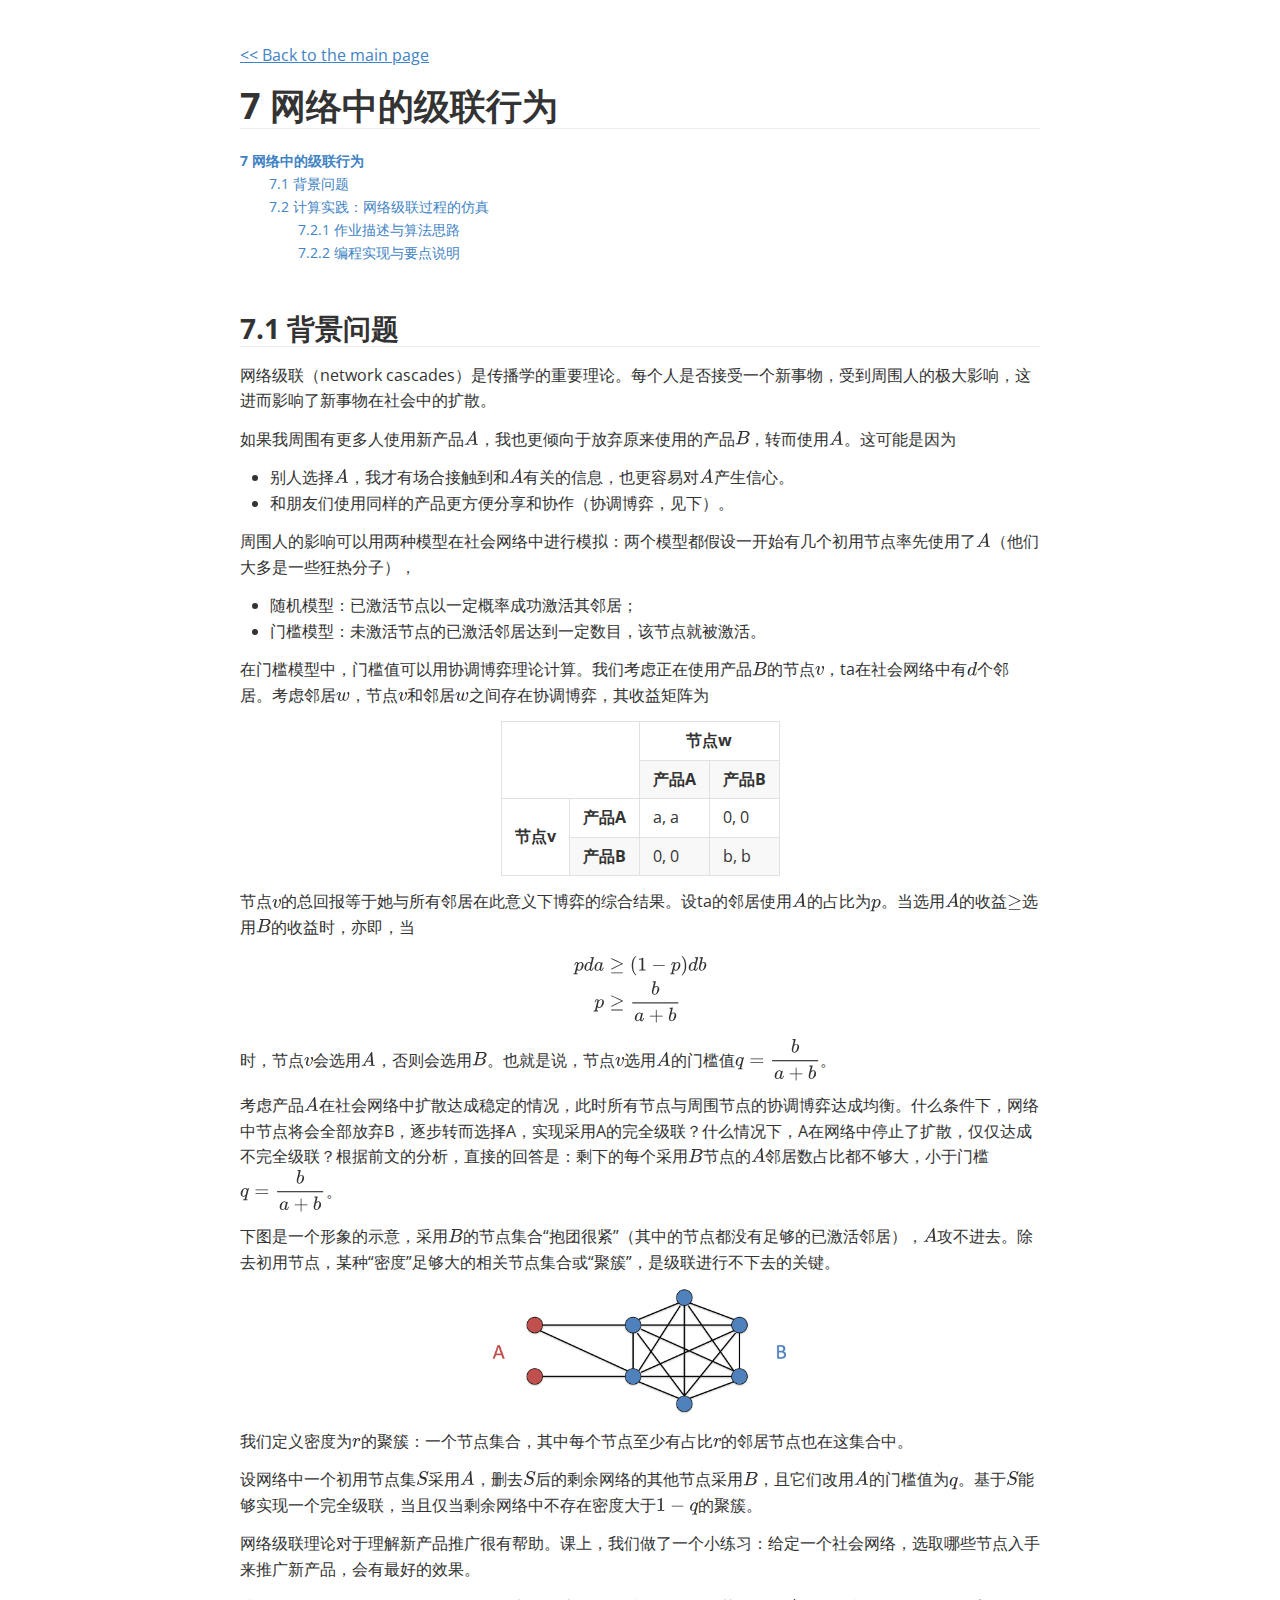
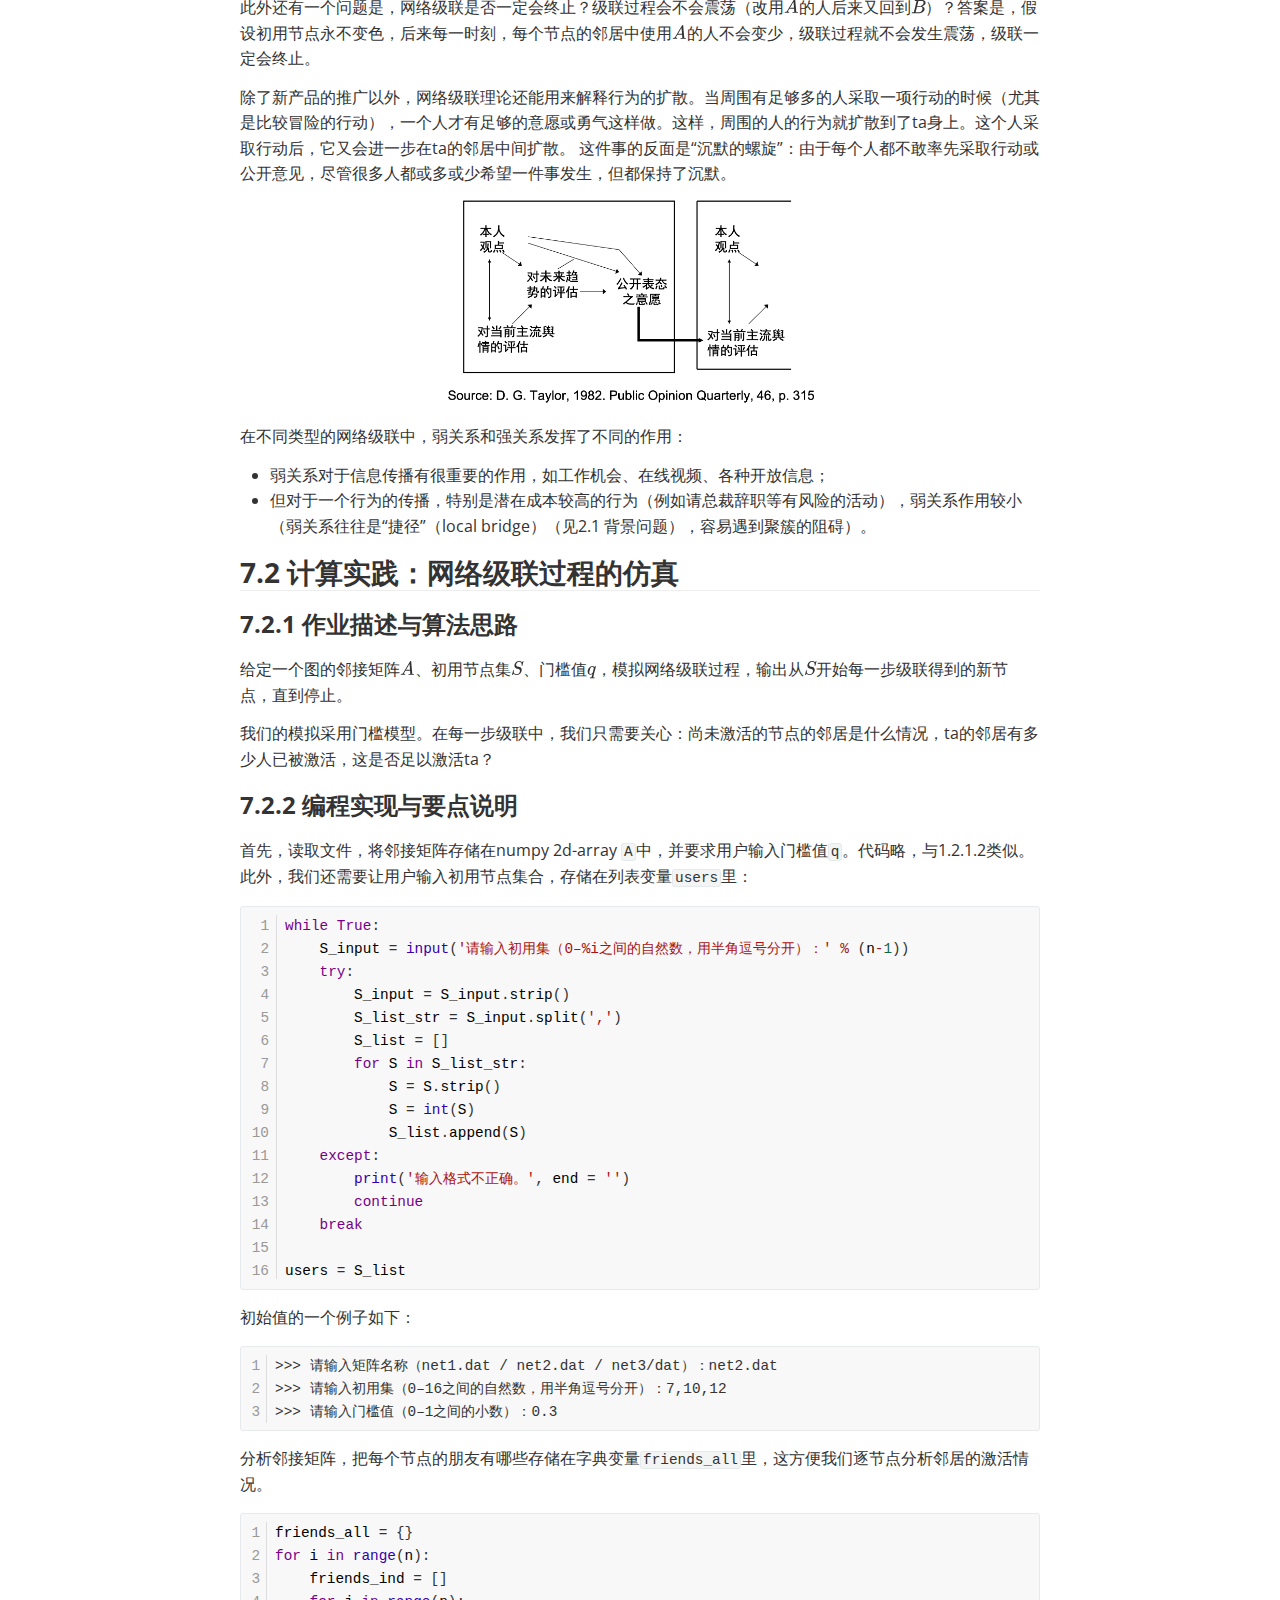
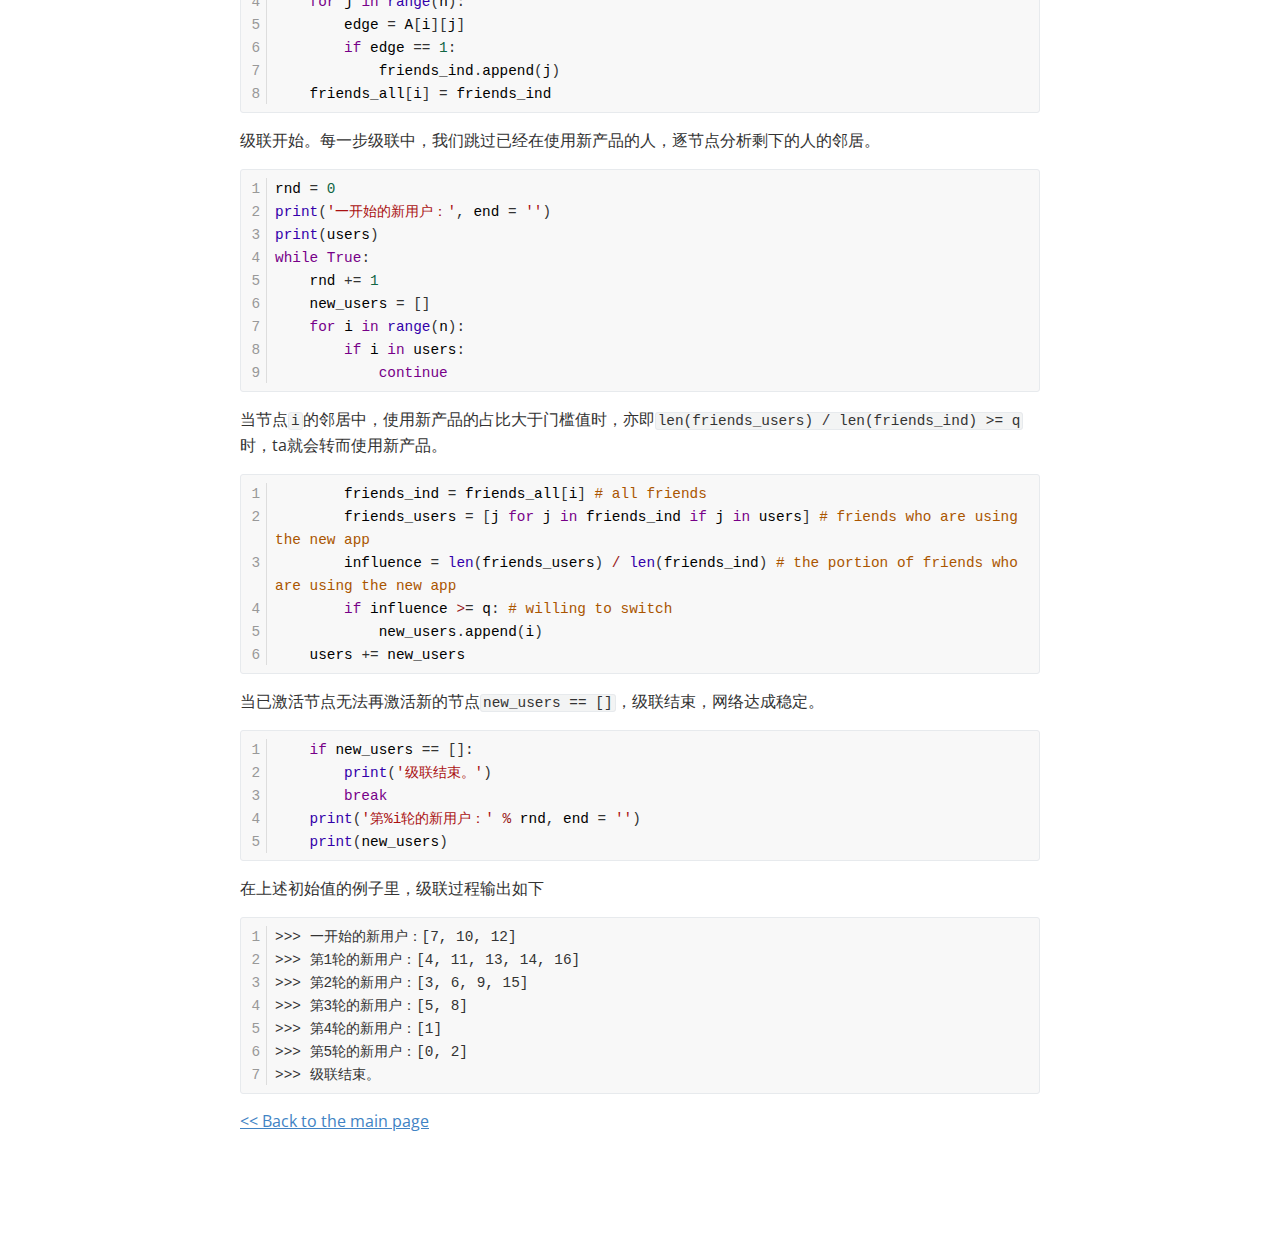
<file: 7.html>
<!doctype html>
<html>
<head>
<meta charset='UTF-8'><meta name='viewport' content='width=device-width initial-scale=1'>

<link href='https://fonts.loli.net/css?family=Open+Sans:400italic,700italic,700,400&subset=latin,latin-ext' rel='stylesheet' type='text/css' /><style type='text/css'>html {overflow-x: initial !important;}:root { --bg-color: #ffffff; --text-color: #333333; --select-text-bg-color: #B5D6FC; --select-text-font-color: auto; --monospace: "Lucida Console",Consolas,"Courier",monospace; --title-bar-height: 20px; }
.mac-os-11 { --title-bar-height: 28px; }
html { font-size: 14px; background-color: var(--bg-color); color: var(--text-color); font-family: "Helvetica Neue", Helvetica, Arial, sans-serif; -webkit-font-smoothing: antialiased; }
body { margin: 0px; padding: 0px; height: auto; inset: 0px; font-size: 1rem; line-height: 1.42857143; overflow-x: hidden; background-image: inherit; background-size: inherit; background-attachment: inherit; background-origin: inherit; background-clip: inherit; background-color: inherit; tab-size: 4; background-position: inherit; background-repeat: inherit; }
iframe { margin: auto; }
a.url { word-break: break-all; }
a:active, a:hover { outline: 0px; }
.in-text-selection, ::selection { text-shadow: none; background: var(--select-text-bg-color); color: var(--select-text-font-color); }
#write { margin: 0px auto; height: auto; width: inherit; word-break: normal; word-wrap: break-word; position: relative; white-space: normal; overflow-x: visible; padding-top: 36px; }
#write.first-line-indent p { text-indent: 2em; }
#write.first-line-indent li p, #write.first-line-indent p * { text-indent: 0px; }
#write.first-line-indent li { margin-left: 2em; }
.for-image #write { padding-left: 8px; padding-right: 8px; }
body.typora-export { padding-left: 30px; padding-right: 30px; }
.typora-export .footnote-line, .typora-export li, .typora-export p { white-space: pre-wrap; }
.typora-export .task-list-item input { pointer-events: none; }
@media screen and (max-width: 500px) { 
  body.typora-export { padding-left: 0px; padding-right: 0px; }
  #write { padding-left: 20px; padding-right: 20px; }
  .CodeMirror-sizer { margin-left: 0px !important; }
  .CodeMirror-gutters { display: none !important; }
}
#write li > figure:last-child { margin-bottom: 0.5rem; }
#write ol, #write ul { position: relative; }
img { max-width: 100%; vertical-align: middle; image-orientation: from-image; }
button, input, select, textarea { color: inherit; font-family: inherit; font-size: inherit; font-style: inherit; font-variant-caps: inherit; font-weight: inherit; font-stretch: inherit; line-height: inherit; }
input[type="checkbox"], input[type="radio"] { line-height: normal; padding: 0px; }
*, ::after, ::before { box-sizing: border-box; }
#write h1, #write h2, #write h3, #write h4, #write h5, #write h6, #write p, #write pre { width: inherit; }
#write h1, #write h2, #write h3, #write h4, #write h5, #write h6, #write p { position: relative; }
p { line-height: inherit; }
h1, h2, h3, h4, h5, h6 { break-after: avoid-page; break-inside: avoid; orphans: 4; }
p { orphans: 4; }
h1 { font-size: 2rem; }
h2 { font-size: 1.8rem; }
h3 { font-size: 1.6rem; }
h4 { font-size: 1.4rem; }
h5 { font-size: 1.2rem; }
h6 { font-size: 1rem; }
.md-math-block, .md-rawblock, h1, h2, h3, h4, h5, h6, p { margin-top: 1rem; margin-bottom: 1rem; }
.hidden { display: none; }
.md-blockmeta { color: rgb(204, 204, 204); font-weight: 700; font-style: italic; }
a { cursor: pointer; }
sup.md-footnote { padding: 2px 4px; background-color: rgba(238, 238, 238, 0.7); color: rgb(85, 85, 85); border-top-left-radius: 4px; border-top-right-radius: 4px; border-bottom-right-radius: 4px; border-bottom-left-radius: 4px; cursor: pointer; }
sup.md-footnote a, sup.md-footnote a:hover { color: inherit; text-transform: inherit; text-decoration: inherit; }
#write input[type="checkbox"] { cursor: pointer; width: inherit; height: inherit; }
figure { overflow-x: auto; margin: 1.2em 0px; max-width: calc(100% + 16px); padding: 0px; }
figure > table { margin: 0px; }
tr { break-inside: avoid; break-after: auto; }
thead { display: table-header-group; }
table { border-collapse: collapse; border-spacing: 0px; width: 100%; overflow: auto; break-inside: auto; text-align: left; }
table.md-table td { min-width: 32px; }
.CodeMirror-gutters { border-right-width: 0px; background-color: inherit; }
.CodeMirror-linenumber { }
.CodeMirror { text-align: left; }
.CodeMirror-placeholder { opacity: 0.3; }
.CodeMirror pre { padding: 0px 4px; }
.CodeMirror-lines { padding: 0px; }
div.hr:focus { cursor: none; }
#write pre { white-space: pre-wrap; }
#write.fences-no-line-wrapping pre { white-space: pre; }
#write pre.ty-contain-cm { white-space: normal; }
.CodeMirror-gutters { margin-right: 4px; }
.md-fences { font-size: 0.9rem; display: block; break-inside: avoid; text-align: left; overflow: visible; white-space: pre; background-image: inherit; background-size: inherit; background-attachment: inherit; background-origin: inherit; background-clip: inherit; background-color: inherit; position: relative !important; background-position: inherit; background-repeat: inherit; }
.md-fences-adv-panel { width: 100%; margin-top: 10px; text-align: center; padding-top: 0px; padding-bottom: 8px; overflow-x: auto; }
#write .md-fences.mock-cm { white-space: pre-wrap; }
.md-fences.md-fences-with-lineno { padding-left: 0px; }
#write.fences-no-line-wrapping .md-fences.mock-cm { white-space: pre; overflow-x: auto; }
.md-fences.mock-cm.md-fences-with-lineno { padding-left: 8px; }
.CodeMirror-line, twitterwidget { break-inside: avoid; }
.footnotes { opacity: 0.8; font-size: 0.9rem; margin-top: 1em; margin-bottom: 1em; }
.footnotes + .footnotes { margin-top: 0px; }
.md-reset { margin: 0px; padding: 0px; border: 0px; outline: 0px; vertical-align: top; text-decoration: none; text-shadow: none; float: none; position: static; width: auto; height: auto; white-space: nowrap; cursor: inherit; line-height: normal; font-weight: 400; text-align: left; box-sizing: content-box; direction: ltr; background-position: 0px 0px; }
li div { padding-top: 0px; }
blockquote { margin: 1rem 0px; }
li .mathjax-block, li p { margin: 0.5rem 0px; }
li blockquote { margin: 1rem 0px; }
li { margin: 0px; position: relative; }
blockquote > :last-child { margin-bottom: 0px; }
blockquote > :first-child, li > :first-child { margin-top: 0px; }
.footnotes-area { color: rgb(136, 136, 136); margin-top: 0.714rem; padding-bottom: 0.143rem; white-space: normal; }
#write .footnote-line { white-space: pre-wrap; }
@media print { 
  body, html { border: 1px solid transparent; height: 99%; break-after: avoid; break-before: avoid; font-variant-ligatures: no-common-ligatures; }
  #write { margin-top: 0px; padding-top: 0px; border-color: transparent !important; }
  .typora-export * { -webkit-print-color-adjust: exact; }
  .typora-export #write { break-after: avoid; }
  .typora-export #write::after { height: 0px; }
  .is-mac table { break-inside: avoid; }
  .typora-export-show-outline .typora-export-sidebar { display: none; }
}
.footnote-line { margin-top: 0.714em; font-size: 0.7em; }
a img, img a { cursor: pointer; }
pre.md-meta-block { font-size: 0.8rem; min-height: 0.8rem; white-space: pre-wrap; background-color: rgb(204, 204, 204); display: block; overflow-x: hidden; }
p > .md-image:only-child:not(.md-img-error) img, p > img:only-child { display: block; margin: auto; }
#write.first-line-indent p > .md-image:only-child:not(.md-img-error) img { left: -2em; position: relative; }
p > .md-image:only-child { display: inline-block; width: 100%; }
#write .MathJax_Display { margin: 0.8em 0px 0px; }
.md-math-block { width: 100%; }
.md-math-block:not(:empty)::after { display: none; }
.MathJax_ref { fill: currentcolor; }
[contenteditable="true"]:active, [contenteditable="true"]:focus, [contenteditable="false"]:active, [contenteditable="false"]:focus { outline: 0px; box-shadow: none; }
.md-task-list-item { position: relative; list-style-type: none; }
.task-list-item.md-task-list-item { padding-left: 0px; }
.md-task-list-item > input { position: absolute; top: 0px; left: 0px; margin-left: -1.2em; margin-top: calc(1em - 10px); border: none; }
.math { font-size: 1rem; }
.md-toc { min-height: 3.58rem; position: relative; font-size: 0.9rem; border-top-left-radius: 10px; border-top-right-radius: 10px; border-bottom-right-radius: 10px; border-bottom-left-radius: 10px; }
.md-toc-content { position: relative; margin-left: 0px; }
.md-toc-content::after, .md-toc::after { display: none; }
.md-toc-item { display: block; color: rgb(65, 131, 196); }
.md-toc-item a { text-decoration: none; }
.md-toc-inner:hover { text-decoration: underline; }
.md-toc-inner { display: inline-block; cursor: pointer; }
.md-toc-h1 .md-toc-inner { margin-left: 0px; font-weight: 700; }
.md-toc-h2 .md-toc-inner { margin-left: 2em; }
.md-toc-h3 .md-toc-inner { margin-left: 4em; }
.md-toc-h4 .md-toc-inner { margin-left: 6em; }
.md-toc-h5 .md-toc-inner { margin-left: 8em; }
.md-toc-h6 .md-toc-inner { margin-left: 10em; }
@media screen and (max-width: 48em) { 
  .md-toc-h3 .md-toc-inner { margin-left: 3.5em; }
  .md-toc-h4 .md-toc-inner { margin-left: 5em; }
  .md-toc-h5 .md-toc-inner { margin-left: 6.5em; }
  .md-toc-h6 .md-toc-inner { margin-left: 8em; }
}
a.md-toc-inner { font-size: inherit; font-style: inherit; font-weight: inherit; line-height: inherit; }
.footnote-line a:not(.reversefootnote) { color: inherit; }
.md-attr { display: none; }
.md-fn-count::after { content: "."; }
code, pre, samp, tt { font-family: var(--monospace); }
kbd { margin: 0px 0.1em; padding: 0.1em 0.6em; font-size: 0.8em; color: rgb(36, 39, 41); background-color: rgb(255, 255, 255); border: 1px solid rgb(173, 179, 185); border-top-left-radius: 3px; border-top-right-radius: 3px; border-bottom-right-radius: 3px; border-bottom-left-radius: 3px; box-shadow: rgba(12, 13, 14, 0.2) 0px 1px 0px, rgb(255, 255, 255) 0px 0px 0px 2px inset; white-space: nowrap; vertical-align: middle; }
.md-comment { color: rgb(162, 127, 3); opacity: 0.6; font-family: var(--monospace); }
code { text-align: left; }
a.md-print-anchor { white-space: pre !important; border: none !important; display: inline-block !important; position: absolute !important; width: 1px !important; right: 0px !important; outline: 0px !important; text-shadow: initial !important; background-position: 0px 0px !important; }
.os-windows.monocolor-emoji .md-emoji { font-family: "Segoe UI Symbol", sans-serif; }
.md-diagram-panel > svg { max-width: 100%; }
[lang="flow"] svg, [lang="mermaid"] svg { max-width: 100%; height: auto; }
[lang="mermaid"] .node text { font-size: 1rem; }
table tr th { border-bottom-width: 0px; }
video { max-width: 100%; display: block; margin: 0px auto; }
iframe { max-width: 100%; width: 100%; border: none; }
.highlight td, .highlight tr { border: 0px; }
mark { background-color: rgb(255, 255, 0); color: rgb(0, 0, 0); }
.md-html-inline .md-plain, .md-html-inline strong, mark .md-inline-math, mark strong { color: inherit; }
.md-expand mark .md-meta { opacity: 0.3 !important; }
mark .md-meta { color: rgb(0, 0, 0); }
@media print { 
  .typora-export h1, .typora-export h2, .typora-export h3, .typora-export h4, .typora-export h5, .typora-export h6 { break-inside: avoid; }
}
.md-diagram-panel .messageText { stroke: none !important; }
.md-diagram-panel .start-state { fill: var(--node-fill); }
.md-diagram-panel .edgeLabel rect { opacity: 1 !important; }
.md-fences.md-fences-math { font-size: 1em; }
.md-fences-advanced:not(.md-focus) { padding: 0px; white-space: nowrap; border: 0px; }
.md-fences-advanced:not(.md-focus) { background-image: inherit; background-size: inherit; background-attachment: inherit; background-origin: inherit; background-clip: inherit; background-color: inherit; background-position: inherit; background-repeat: inherit; }
.typora-export-show-outline .typora-export-content { max-width: 1440px; margin: auto; display: flex; flex-direction: row; }
.typora-export-sidebar { width: 300px; font-size: 0.8rem; margin-top: 80px; margin-right: 18px; }
.typora-export-show-outline #write { --webkit-flex: 2; flex: 2 1 0%; }
.typora-export-sidebar .outline-content { position: fixed; top: 0px; max-height: 100%; overflow: hidden auto; padding-bottom: 30px; padding-top: 60px; width: 300px; }
@media screen and (max-width: 1024px) { 
  .typora-export-sidebar, .typora-export-sidebar .outline-content { width: 240px; }
}
@media screen and (max-width: 800px) { 
  .typora-export-sidebar { display: none; }
}
.outline-content li, .outline-content ul { margin-left: 0px; margin-right: 0px; padding-left: 0px; padding-right: 0px; list-style: none; }
.outline-content ul { margin-top: 0px; margin-bottom: 0px; }
.outline-content strong { font-weight: 400; }
.outline-expander { width: 1rem; height: 1.428571429rem; position: relative; display: table-cell; vertical-align: middle; cursor: pointer; padding-left: 4px; }
.outline-expander::before { content: ''; position: relative; font-family: Ionicons; display: inline-block; font-size: 8px; vertical-align: middle; }
.outline-item { padding-top: 3px; padding-bottom: 3px; cursor: pointer; }
.outline-expander:hover::before { content: ''; }
.outline-h1 > .outline-item { padding-left: 0px; }
.outline-h2 > .outline-item { padding-left: 1em; }
.outline-h3 > .outline-item { padding-left: 2em; }
.outline-h4 > .outline-item { padding-left: 3em; }
.outline-h5 > .outline-item { padding-left: 4em; }
.outline-h6 > .outline-item { padding-left: 5em; }
.outline-label { cursor: pointer; display: table-cell; vertical-align: middle; text-decoration: none; color: inherit; }
.outline-label:hover { text-decoration: underline; }
.outline-item:hover { border-color: rgb(245, 245, 245); background-color: var(--item-hover-bg-color); }
.outline-item:hover { margin-left: -28px; margin-right: -28px; border-left-width: 28px; border-left-style: solid; border-left-color: transparent; border-right-width: 28px; border-right-style: solid; border-right-color: transparent; }
.outline-item-single .outline-expander::before, .outline-item-single .outline-expander:hover::before { display: none; }
.outline-item-open > .outline-item > .outline-expander::before { content: ''; }
.outline-children { display: none; }
.info-panel-tab-wrapper { display: none; }
.outline-item-open > .outline-children { display: block; }
.typora-export .outline-item { padding-top: 1px; padding-bottom: 1px; }
.typora-export .outline-item:hover { margin-right: -8px; border-right-width: 8px; border-right-style: solid; border-right-color: transparent; }
.typora-export .outline-expander::before { content: "+"; font-family: inherit; top: -1px; }
.typora-export .outline-expander:hover::before, .typora-export .outline-item-open > .outline-item > .outline-expander::before { content: '−'; }
.typora-export-collapse-outline .outline-children { display: none; }
.typora-export-collapse-outline .outline-item-open > .outline-children, .typora-export-no-collapse-outline .outline-children { display: block; }
.typora-export-no-collapse-outline .outline-expander::before { content: "" !important; }
.typora-export-show-outline .outline-item-active > .outline-item .outline-label { font-weight: 700; }
.md-inline-math-container mjx-container { zoom: 0.95; }


.CodeMirror { height: auto; }
.CodeMirror.cm-s-inner { background-image: inherit; background-size: inherit; background-attachment: inherit; background-origin: inherit; background-clip: inherit; background-color: inherit; background-position: inherit; background-repeat: inherit; }
.CodeMirror-scroll { overflow: auto hidden; z-index: 3; }
.CodeMirror-gutter-filler, .CodeMirror-scrollbar-filler { background-color: rgb(255, 255, 255); }
.CodeMirror-gutters { border-right-width: 1px; border-right-style: solid; border-right-color: rgb(221, 221, 221); background-image: inherit; background-size: inherit; background-attachment: inherit; background-origin: inherit; background-clip: inherit; background-color: inherit; white-space: nowrap; background-position: inherit; background-repeat: inherit; }
.CodeMirror-linenumber { padding: 0px 3px 0px 5px; text-align: right; color: rgb(153, 153, 153); }
.cm-s-inner .cm-keyword { color: rgb(119, 0, 136); }
.cm-s-inner .cm-atom, .cm-s-inner.cm-atom { color: rgb(34, 17, 153); }
.cm-s-inner .cm-number { color: rgb(17, 102, 68); }
.cm-s-inner .cm-def { color: rgb(0, 0, 255); }
.cm-s-inner .cm-variable { color: rgb(0, 0, 0); }
.cm-s-inner .cm-variable-2 { color: rgb(0, 85, 170); }
.cm-s-inner .cm-variable-3 { color: rgb(0, 136, 85); }
.cm-s-inner .cm-string { color: rgb(170, 17, 17); }
.cm-s-inner .cm-property { color: rgb(0, 0, 0); }
.cm-s-inner .cm-operator { color: rgb(152, 26, 26); }
.cm-s-inner .cm-comment, .cm-s-inner.cm-comment { color: rgb(170, 85, 0); }
.cm-s-inner .cm-string-2 { color: rgb(255, 85, 0); }
.cm-s-inner .cm-meta { color: rgb(85, 85, 85); }
.cm-s-inner .cm-qualifier { color: rgb(85, 85, 85); }
.cm-s-inner .cm-builtin { color: rgb(51, 0, 170); }
.cm-s-inner .cm-bracket { color: rgb(153, 153, 119); }
.cm-s-inner .cm-tag { color: rgb(17, 119, 0); }
.cm-s-inner .cm-attribute { color: rgb(0, 0, 204); }
.cm-s-inner .cm-header, .cm-s-inner.cm-header { color: rgb(0, 0, 255); }
.cm-s-inner .cm-quote, .cm-s-inner.cm-quote { color: rgb(0, 153, 0); }
.cm-s-inner .cm-hr, .cm-s-inner.cm-hr { color: rgb(153, 153, 153); }
.cm-s-inner .cm-link, .cm-s-inner.cm-link { color: rgb(0, 0, 204); }
.cm-negative { color: rgb(221, 68, 68); }
.cm-positive { color: rgb(34, 153, 34); }
.cm-header, .cm-strong { font-weight: 700; }
.cm-del { text-decoration: line-through; }
.cm-em { font-style: italic; }
.cm-link { text-decoration: underline; }
.cm-error { color: red; }
.cm-invalidchar { color: red; }
.cm-constant { color: rgb(38, 139, 210); }
.cm-defined { color: rgb(181, 137, 0); }
div.CodeMirror span.CodeMirror-matchingbracket { color: rgb(0, 255, 0); }
div.CodeMirror span.CodeMirror-nonmatchingbracket { color: rgb(255, 34, 34); }
.cm-s-inner .CodeMirror-activeline-background { background-image: inherit; background-size: inherit; background-attachment: inherit; background-origin: inherit; background-clip: inherit; background-color: inherit; background-position: inherit; background-repeat: inherit; }
.CodeMirror { position: relative; overflow: hidden; }
.CodeMirror-scroll { height: 100%; outline: 0px; position: relative; box-sizing: content-box; background-image: inherit; background-size: inherit; background-attachment: inherit; background-origin: inherit; background-clip: inherit; background-color: inherit; background-position: inherit; background-repeat: inherit; }
.CodeMirror-sizer { position: relative; }
.CodeMirror-gutter-filler, .CodeMirror-hscrollbar, .CodeMirror-scrollbar-filler, .CodeMirror-vscrollbar { position: absolute; z-index: 6; display: none; outline: 0px; }
.CodeMirror-vscrollbar { right: 0px; top: 0px; overflow: hidden; }
.CodeMirror-hscrollbar { bottom: 0px; left: 0px; overflow: auto hidden; }
.CodeMirror-scrollbar-filler { right: 0px; bottom: 0px; }
.CodeMirror-gutter-filler { left: 0px; bottom: 0px; }
.CodeMirror-gutters { position: absolute; left: 0px; top: 0px; padding-bottom: 10px; z-index: 3; overflow-y: hidden; }
.CodeMirror-gutter { white-space: normal; height: 100%; box-sizing: content-box; padding-bottom: 30px; margin-bottom: -32px; display: inline-block; }
.CodeMirror-gutter-wrapper { position: absolute; z-index: 4; border: none !important; background-position: 0px 0px !important; }
.CodeMirror-gutter-background { position: absolute; top: 0px; bottom: 0px; z-index: 4; }
.CodeMirror-gutter-elt { position: absolute; cursor: default; z-index: 4; }
.CodeMirror-lines { cursor: text; }
.CodeMirror pre { border-top-left-radius: 0px; border-top-right-radius: 0px; border-bottom-right-radius: 0px; border-bottom-left-radius: 0px; border-width: 0px; font-family: inherit; font-size: inherit; margin: 0px; white-space: pre; word-wrap: normal; color: inherit; z-index: 2; position: relative; overflow: visible; background-position: 0px 0px; }
.CodeMirror-wrap pre { word-wrap: break-word; white-space: pre-wrap; word-break: normal; }
.CodeMirror-code pre { border-right-width: 30px; border-right-style: solid; border-right-color: transparent; width: fit-content; }
.CodeMirror-wrap .CodeMirror-code pre { border-right-style: none; width: auto; }
.CodeMirror-linebackground { position: absolute; inset: 0px; z-index: 0; }
.CodeMirror-linewidget { position: relative; z-index: 2; overflow: auto; }
.CodeMirror-wrap .CodeMirror-scroll { overflow-x: hidden; }
.CodeMirror-measure { position: absolute; width: 100%; height: 0px; overflow: hidden; visibility: hidden; }
.CodeMirror-measure pre { position: static; }
.CodeMirror div.CodeMirror-cursor { position: absolute; visibility: hidden; border-right-style: none; width: 0px; }
.CodeMirror div.CodeMirror-cursor { visibility: hidden; }
.CodeMirror-focused div.CodeMirror-cursor { visibility: inherit; }
.cm-searching { background-color: rgba(255, 255, 0, 0.4); }
span.cm-underlined { text-decoration: underline; }
span.cm-strikethrough { text-decoration: line-through; }
.cm-tw-syntaxerror { color: rgb(255, 255, 255); background-color: rgb(153, 0, 0); }
.cm-tw-deleted { text-decoration: line-through; }
.cm-tw-header5 { font-weight: 700; }
.cm-tw-listitem:first-child { padding-left: 10px; }
.cm-tw-box { border-style: solid; border-right-width: 1px; border-bottom-width: 1px; border-left-width: 1px; border-color: inherit; border-top-width: 0px !important; }
.cm-tw-underline { text-decoration: underline; }
@media print { 
  .CodeMirror div.CodeMirror-cursor { visibility: hidden; }
}


:root {
    --side-bar-bg-color: #fafafa;
    --control-text-color: #777;
}

@include-when-export url(https://fonts.loli.net/css?family=Open+Sans:400italic,700italic,700,400&subset=latin,latin-ext);

/* open-sans-regular - latin-ext_latin */
  /* open-sans-italic - latin-ext_latin */
    /* open-sans-700 - latin-ext_latin */
    /* open-sans-700italic - latin-ext_latin */
  html {
    font-size: 16px;
    -webkit-font-smoothing: antialiased;
}

body {
    font-family: "Open Sans","Clear Sans", "Helvetica Neue", Helvetica, Arial, 'Segoe UI Emoji', sans-serif;
    color: rgb(51, 51, 51);
    line-height: 1.6;
}

#write {
    max-width: 860px;
  	margin: 0 auto;
  	padding: 30px;
    padding-bottom: 100px;
}

@media only screen and (min-width: 1400px) {
	#write {
		max-width: 1024px;
	}
}

@media only screen and (min-width: 1800px) {
	#write {
		max-width: 1200px;
	}
}

#write > ul:first-child,
#write > ol:first-child{
    margin-top: 30px;
}

a {
    color: #4183C4;
}
h1,
h2,
h3,
h4,
h5,
h6 {
    position: relative;
    margin-top: 1rem;
    margin-bottom: 1rem;
    font-weight: bold;
    line-height: 1.4;
    cursor: text;
}
h1:hover a.anchor,
h2:hover a.anchor,
h3:hover a.anchor,
h4:hover a.anchor,
h5:hover a.anchor,
h6:hover a.anchor {
    text-decoration: none;
}
h1 tt,
h1 code {
    font-size: inherit;
}
h2 tt,
h2 code {
    font-size: inherit;
}
h3 tt,
h3 code {
    font-size: inherit;
}
h4 tt,
h4 code {
    font-size: inherit;
}
h5 tt,
h5 code {
    font-size: inherit;
}
h6 tt,
h6 code {
    font-size: inherit;
}
h1 {
    font-size: 2.25em;
    line-height: 1.2;
    border-bottom: 1px solid #eee;
}
h2 {
    font-size: 1.75em;
    line-height: 1.225;
    border-bottom: 1px solid #eee;
}

/*@media print {
    .typora-export h1,
    .typora-export h2 {
        border-bottom: none;
        padding-bottom: initial;
    }

    .typora-export h1::after,
    .typora-export h2::after {
        content: "";
        display: block;
        height: 100px;
        margin-top: -96px;
        border-top: 1px solid #eee;
    }
}*/

h3 {
    font-size: 1.5em;
    line-height: 1.43;
}
h4 {
    font-size: 1.25em;
}
h5 {
    font-size: 1em;
}
h6 {
   font-size: 1em;
    color: #777;
}
p,
blockquote,
ul,
ol,
dl,
table{
    margin: 0.8em 0;
}
li>ol,
li>ul {
    margin: 0 0;
}
hr {
    height: 2px;
    padding: 0;
    margin: 16px 0;
    background-color: #e7e7e7;
    border: 0 none;
    overflow: hidden;
    box-sizing: content-box;
}

li p.first {
    display: inline-block;
}
ul,
ol {
    padding-left: 30px;
}
ul:first-child,
ol:first-child {
    margin-top: 0;
}
ul:last-child,
ol:last-child {
    margin-bottom: 0;
}
blockquote {
    border-left: 4px solid #dfe2e5;
    padding: 0 15px;
    color: #777777;
}
blockquote blockquote {
    padding-right: 0;
}
table {
    padding: 0;
    word-break: initial;
}
table tr {
    border: 1px solid #dfe2e5;
    margin: 0;
    padding: 0;
}
table tr:nth-child(2n),
thead {
    background-color: #f8f8f8;
}
table th {
    font-weight: bold;
    border: 1px solid #dfe2e5;
    border-bottom: 0;
    margin: 0;
    padding: 6px 13px;
}
table td {
    border: 1px solid #dfe2e5;
    margin: 0;
    padding: 6px 13px;
}
table th:first-child,
table td:first-child {
    margin-top: 0;
}
table th:last-child,
table td:last-child {
    margin-bottom: 0;
}

.CodeMirror-lines {
    padding-left: 4px;
}

.code-tooltip {
    box-shadow: 0 1px 1px 0 rgba(0,28,36,.3);
    border-top: 1px solid #eef2f2;
}

.md-fences,
code,
tt {
    border: 1px solid #e7eaed;
    background-color: #f8f8f8;
    border-radius: 3px;
    padding: 0;
    padding: 2px 4px 0px 4px;
    font-size: 0.9em;
}

code {
    background-color: #f3f4f4;
    padding: 0 2px 0 2px;
}

.md-fences {
    margin-bottom: 15px;
    margin-top: 15px;
    padding-top: 8px;
    padding-bottom: 6px;
}


.md-task-list-item > input {
  margin-left: -1.3em;
}

@media print {
    html {
        font-size: 13px;
    }
    table,
    pre {
        page-break-inside: avoid;
    }
    pre {
        word-wrap: break-word;
    }
}

.md-fences {
	background-color: #f8f8f8;
}
#write pre.md-meta-block {
	padding: 1rem;
    font-size: 85%;
    line-height: 1.45;
    background-color: #f7f7f7;
    border: 0;
    border-radius: 3px;
    color: #777777;
    margin-top: 0 !important;
}

.mathjax-block>.code-tooltip {
	bottom: .375rem;
}

.md-mathjax-midline {
    background: #fafafa;
}

#write>h3.md-focus:before{
	left: -1.5625rem;
	top: .375rem;
}
#write>h4.md-focus:before{
	left: -1.5625rem;
	top: .285714286rem;
}
#write>h5.md-focus:before{
	left: -1.5625rem;
	top: .285714286rem;
}
#write>h6.md-focus:before{
	left: -1.5625rem;
	top: .285714286rem;
}
.md-image>.md-meta {
    /*border: 1px solid #ddd;*/
    border-radius: 3px;
    padding: 2px 0px 0px 4px;
    font-size: 0.9em;
    color: inherit;
}

.md-tag {
    color: #a7a7a7;
    opacity: 1;
}

.md-toc { 
    margin-top:20px;
    padding-bottom:20px;
}

.sidebar-tabs {
    border-bottom: none;
}

#typora-quick-open {
    border: 1px solid #ddd;
    background-color: #f8f8f8;
}

#typora-quick-open-item {
    background-color: #FAFAFA;
    border-color: #FEFEFE #e5e5e5 #e5e5e5 #eee;
    border-style: solid;
    border-width: 1px;
}

/** focus mode */
.on-focus-mode blockquote {
    border-left-color: rgba(85, 85, 85, 0.12);
}

header, .context-menu, .megamenu-content, footer{
    font-family: "Segoe UI", "Arial", sans-serif;
}

.file-node-content:hover .file-node-icon,
.file-node-content:hover .file-node-open-state{
    visibility: visible;
}

.mac-seamless-mode #typora-sidebar {
    background-color: #fafafa;
    background-color: var(--side-bar-bg-color);
}

.md-lang {
    color: #b4654d;
}

/*.html-for-mac {
    --item-hover-bg-color: #E6F0FE;
}*/

#md-notification .btn {
    border: 0;
}

.dropdown-menu .divider {
    border-color: #e5e5e5;
    opacity: 0.4;
}

.ty-preferences .window-content {
    background-color: #fafafa;
}

.ty-preferences .nav-group-item.active {
    color: white;
    background: #999;
}

.menu-item-container a.menu-style-btn {
    background-color: #f5f8fa;
    background-image: linear-gradient( 180deg , hsla(0, 0%, 100%, 0.8), hsla(0, 0%, 100%, 0)); 
}



mjx-container[jax="SVG"] {
  direction: ltr;
}

mjx-container[jax="SVG"] > svg {
  overflow: visible;
  min-height: 1px;
  min-width: 1px;
}

mjx-container[jax="SVG"] > svg a {
  fill: blue;
  stroke: blue;
}

mjx-assistive-mml {
  position: absolute !important;
  top: 0px;
  left: 0px;
  clip: rect(1px, 1px, 1px, 1px);
  padding: 1px 0px 0px 0px !important;
  border: 0px !important;
  display: block !important;
  width: auto !important;
  overflow: hidden !important;
  -webkit-touch-callout: none;
  -webkit-user-select: none;
  -khtml-user-select: none;
  -moz-user-select: none;
  -ms-user-select: none;
  user-select: none;
}

mjx-assistive-mml[display="block"] {
  width: 100% !important;
}

mjx-container[jax="SVG"][display="true"] {
  display: block;
  text-align: center;
  margin: 1em 0;
}

mjx-container[jax="SVG"][display="true"][width="full"] {
  display: flex;
}

mjx-container[jax="SVG"][justify="left"] {
  text-align: left;
}

mjx-container[jax="SVG"][justify="right"] {
  text-align: right;
}

g[data-mml-node="merror"] > g {
  fill: red;
  stroke: red;
}

g[data-mml-node="merror"] > rect[data-background] {
  fill: yellow;
  stroke: none;
}

g[data-mml-node="mtable"] > line[data-line], svg[data-table] > g > line[data-line] {
  stroke-width: 70px;
  fill: none;
}

g[data-mml-node="mtable"] > rect[data-frame], svg[data-table] > g > rect[data-frame] {
  stroke-width: 70px;
  fill: none;
}

g[data-mml-node="mtable"] > .mjx-dashed, svg[data-table] > g > .mjx-dashed {
  stroke-dasharray: 140;
}

g[data-mml-node="mtable"] > .mjx-dotted, svg[data-table] > g > .mjx-dotted {
  stroke-linecap: round;
  stroke-dasharray: 0,140;
}

g[data-mml-node="mtable"] > g > svg {
  overflow: visible;
}

[jax="SVG"] mjx-tool {
  display: inline-block;
  position: relative;
  width: 0;
  height: 0;
}

[jax="SVG"] mjx-tool > mjx-tip {
  position: absolute;
  top: 0;
  left: 0;
}

mjx-tool > mjx-tip {
  display: inline-block;
  padding: .2em;
  border: 1px solid #888;
  font-size: 70%;
  background-color: #F8F8F8;
  color: black;
  box-shadow: 2px 2px 5px #AAAAAA;
}

g[data-mml-node="maction"][data-toggle] {
  cursor: pointer;
}

mjx-status {
  display: block;
  position: fixed;
  left: 1em;
  bottom: 1em;
  min-width: 25%;
  padding: .2em .4em;
  border: 1px solid #888;
  font-size: 90%;
  background-color: #F8F8F8;
  color: black;
}

foreignObject[data-mjx-xml] {
  font-family: initial;
  line-height: normal;
  overflow: visible;
}

mjx-container[jax="SVG"] path[data-c], mjx-container[jax="SVG"] use[data-c] {
  stroke-width: 3;
}

g[data-mml-node="xypic"] path {
  stroke-width: inherit;
}

.MathJax g[data-mml-node="xypic"] path {
  stroke-width: inherit;
}
mjx-container[jax="SVG"] path[data-c], mjx-container[jax="SVG"] use[data-c] {
							stroke-width: 0;
						} @media print { @page {margin: 0 0 0 0;} body.typora-export {padding-left: 0; padding-right: 0;} #write {padding:0;}}
</style><title>7 网络中的级联行为</title>
</head>
<body class='typora-export'><div class='typora-export-content'>
<div id='write'  class=''><p><a href="index.html">&lt;&lt; Back to the main page</a><h1 id='7-网络中的级联行为'><span>7 网络中的级联行为</span></h1><div class='md-toc' mdtype='toc'><p class="md-toc-content" role="list"><span role="listitem" class="md-toc-item md-toc-h1" data-ref="n0"><a class="md-toc-inner" href="#7-网络中的级联行为">7 网络中的级联行为</a></span><span role="listitem" class="md-toc-item md-toc-h2" data-ref="n3"><a class="md-toc-inner" href="#71-背景问题">7.1 背景问题</a></span><span role="listitem" class="md-toc-item md-toc-h2" data-ref="n37"><a class="md-toc-inner" href="#72-计算实践网络级联过程的仿真">7.2 计算实践：网络级联过程的仿真</a></span><span role="listitem" class="md-toc-item md-toc-h3" data-ref="n38"><a class="md-toc-inner" href="#721-作业描述与算法思路">7.2.1 作业描述与算法思路</a></span><span role="listitem" class="md-toc-item md-toc-h3" data-ref="n41"><a class="md-toc-inner" href="#722-编程实现与要点说明">7.2.2 编程实现与要点说明</a></span></p></div><h2 id='71-背景问题'><span>7.1 背景问题</span></h2><p><span>网络级联（network cascades）是传播学的重要理论。每个人是否接受一个新事物，受到周围人的极大影响，这进而影响了新事物在社会中的扩散。</span></p><p><span>如果我周围有更多人使用新产品</span><mjx-container class="MathJax" jax="SVG" style="position: relative;"><svg xmlns="http://www.w3.org/2000/svg" width="1.697ex" height="1.62ex" role="img" focusable="false" viewBox="0 -716 750 716" xmlns:xlink="http://www.w3.org/1999/xlink" aria-hidden="true" style="vertical-align: 0px;"><defs><path id="MJX-442-TEX-I-1D434" d="M208 74Q208 50 254 46Q272 46 272 35Q272 34 270 22Q267 8 264 4T251 0Q249 0 239 0T205 1T141 2Q70 2 50 0H42Q35 7 35 11Q37 38 48 46H62Q132 49 164 96Q170 102 345 401T523 704Q530 716 547 716H555H572Q578 707 578 706L606 383Q634 60 636 57Q641 46 701 46Q726 46 726 36Q726 34 723 22Q720 7 718 4T704 0Q701 0 690 0T651 1T578 2Q484 2 455 0H443Q437 6 437 9T439 27Q443 40 445 43L449 46H469Q523 49 533 63L521 213H283L249 155Q208 86 208 74ZM516 260Q516 271 504 416T490 562L463 519Q447 492 400 412L310 260L413 259Q516 259 516 260Z"></path></defs><g stroke="currentColor" fill="currentColor" stroke-width="0" transform="scale(1,-1)"><g data-mml-node="math"><g data-mml-node="mi"><use data-c="1D434" xlink:href="#MJX-442-TEX-I-1D434"></use></g></g></g></svg><mjx-assistive-mml unselectable="on" display="inline"><math xmlns="http://www.w3.org/1998/Math/MathML"><mi>A</mi></math></mjx-assistive-mml></mjx-container><script type="math/tex">A</script><span>，我也更倾向于放弃原来使用的产品</span><mjx-container class="MathJax" jax="SVG" style="position: relative;"><svg xmlns="http://www.w3.org/2000/svg" width="1.717ex" height="1.545ex" role="img" focusable="false" viewBox="0 -683 759 683" xmlns:xlink="http://www.w3.org/1999/xlink" aria-hidden="true" style="vertical-align: 0px;"><defs><path id="MJX-440-TEX-I-1D435" d="M231 637Q204 637 199 638T194 649Q194 676 205 682Q206 683 335 683Q594 683 608 681Q671 671 713 636T756 544Q756 480 698 429T565 360L555 357Q619 348 660 311T702 219Q702 146 630 78T453 1Q446 0 242 0Q42 0 39 2Q35 5 35 10Q35 17 37 24Q42 43 47 45Q51 46 62 46H68Q95 46 128 49Q142 52 147 61Q150 65 219 339T288 628Q288 635 231 637ZM649 544Q649 574 634 600T585 634Q578 636 493 637Q473 637 451 637T416 636H403Q388 635 384 626Q382 622 352 506Q352 503 351 500L320 374H401Q482 374 494 376Q554 386 601 434T649 544ZM595 229Q595 273 572 302T512 336Q506 337 429 337Q311 337 310 336Q310 334 293 263T258 122L240 52Q240 48 252 48T333 46Q422 46 429 47Q491 54 543 105T595 229Z"></path></defs><g stroke="currentColor" fill="currentColor" stroke-width="0" transform="scale(1,-1)"><g data-mml-node="math"><g data-mml-node="mi"><use data-c="1D435" xlink:href="#MJX-440-TEX-I-1D435"></use></g></g></g></svg><mjx-assistive-mml unselectable="on" display="inline"><math xmlns="http://www.w3.org/1998/Math/MathML"><mi>B</mi></math></mjx-assistive-mml></mjx-container><script type="math/tex">B</script><span>，转而使用</span><mjx-container class="MathJax" jax="SVG" style="position: relative;"><svg xmlns="http://www.w3.org/2000/svg" width="1.697ex" height="1.62ex" role="img" focusable="false" viewBox="0 -716 750 716" xmlns:xlink="http://www.w3.org/1999/xlink" aria-hidden="true" style="vertical-align: 0px;"><defs><path id="MJX-442-TEX-I-1D434" d="M208 74Q208 50 254 46Q272 46 272 35Q272 34 270 22Q267 8 264 4T251 0Q249 0 239 0T205 1T141 2Q70 2 50 0H42Q35 7 35 11Q37 38 48 46H62Q132 49 164 96Q170 102 345 401T523 704Q530 716 547 716H555H572Q578 707 578 706L606 383Q634 60 636 57Q641 46 701 46Q726 46 726 36Q726 34 723 22Q720 7 718 4T704 0Q701 0 690 0T651 1T578 2Q484 2 455 0H443Q437 6 437 9T439 27Q443 40 445 43L449 46H469Q523 49 533 63L521 213H283L249 155Q208 86 208 74ZM516 260Q516 271 504 416T490 562L463 519Q447 492 400 412L310 260L413 259Q516 259 516 260Z"></path></defs><g stroke="currentColor" fill="currentColor" stroke-width="0" transform="scale(1,-1)"><g data-mml-node="math"><g data-mml-node="mi"><use data-c="1D434" xlink:href="#MJX-442-TEX-I-1D434"></use></g></g></g></svg><mjx-assistive-mml unselectable="on" display="inline"><math xmlns="http://www.w3.org/1998/Math/MathML"><mi>A</mi></math></mjx-assistive-mml></mjx-container><script type="math/tex">A</script><span>。这可能是因为</span></p><ul><li><span>别人选择</span><mjx-container class="MathJax" jax="SVG" style="position: relative;"><svg xmlns="http://www.w3.org/2000/svg" width="1.697ex" height="1.62ex" role="img" focusable="false" viewBox="0 -716 750 716" xmlns:xlink="http://www.w3.org/1999/xlink" aria-hidden="true" style="vertical-align: 0px;"><defs><path id="MJX-442-TEX-I-1D434" d="M208 74Q208 50 254 46Q272 46 272 35Q272 34 270 22Q267 8 264 4T251 0Q249 0 239 0T205 1T141 2Q70 2 50 0H42Q35 7 35 11Q37 38 48 46H62Q132 49 164 96Q170 102 345 401T523 704Q530 716 547 716H555H572Q578 707 578 706L606 383Q634 60 636 57Q641 46 701 46Q726 46 726 36Q726 34 723 22Q720 7 718 4T704 0Q701 0 690 0T651 1T578 2Q484 2 455 0H443Q437 6 437 9T439 27Q443 40 445 43L449 46H469Q523 49 533 63L521 213H283L249 155Q208 86 208 74ZM516 260Q516 271 504 416T490 562L463 519Q447 492 400 412L310 260L413 259Q516 259 516 260Z"></path></defs><g stroke="currentColor" fill="currentColor" stroke-width="0" transform="scale(1,-1)"><g data-mml-node="math"><g data-mml-node="mi"><use data-c="1D434" xlink:href="#MJX-442-TEX-I-1D434"></use></g></g></g></svg><mjx-assistive-mml unselectable="on" display="inline"><math xmlns="http://www.w3.org/1998/Math/MathML"><mi>A</mi></math></mjx-assistive-mml></mjx-container><script type="math/tex">A</script><span>，我才有场合接触到和</span><mjx-container class="MathJax" jax="SVG" style="position: relative;"><svg xmlns="http://www.w3.org/2000/svg" width="1.697ex" height="1.62ex" role="img" focusable="false" viewBox="0 -716 750 716" xmlns:xlink="http://www.w3.org/1999/xlink" aria-hidden="true" style="vertical-align: 0px;"><defs><path id="MJX-442-TEX-I-1D434" d="M208 74Q208 50 254 46Q272 46 272 35Q272 34 270 22Q267 8 264 4T251 0Q249 0 239 0T205 1T141 2Q70 2 50 0H42Q35 7 35 11Q37 38 48 46H62Q132 49 164 96Q170 102 345 401T523 704Q530 716 547 716H555H572Q578 707 578 706L606 383Q634 60 636 57Q641 46 701 46Q726 46 726 36Q726 34 723 22Q720 7 718 4T704 0Q701 0 690 0T651 1T578 2Q484 2 455 0H443Q437 6 437 9T439 27Q443 40 445 43L449 46H469Q523 49 533 63L521 213H283L249 155Q208 86 208 74ZM516 260Q516 271 504 416T490 562L463 519Q447 492 400 412L310 260L413 259Q516 259 516 260Z"></path></defs><g stroke="currentColor" fill="currentColor" stroke-width="0" transform="scale(1,-1)"><g data-mml-node="math"><g data-mml-node="mi"><use data-c="1D434" xlink:href="#MJX-442-TEX-I-1D434"></use></g></g></g></svg><mjx-assistive-mml unselectable="on" display="inline"><math xmlns="http://www.w3.org/1998/Math/MathML"><mi>A</mi></math></mjx-assistive-mml></mjx-container><script type="math/tex">A</script><span>有关的信息，也更容易对</span><mjx-container class="MathJax" jax="SVG" style="position: relative;"><svg xmlns="http://www.w3.org/2000/svg" width="1.697ex" height="1.62ex" role="img" focusable="false" viewBox="0 -716 750 716" xmlns:xlink="http://www.w3.org/1999/xlink" aria-hidden="true" style="vertical-align: 0px;"><defs><path id="MJX-442-TEX-I-1D434" d="M208 74Q208 50 254 46Q272 46 272 35Q272 34 270 22Q267 8 264 4T251 0Q249 0 239 0T205 1T141 2Q70 2 50 0H42Q35 7 35 11Q37 38 48 46H62Q132 49 164 96Q170 102 345 401T523 704Q530 716 547 716H555H572Q578 707 578 706L606 383Q634 60 636 57Q641 46 701 46Q726 46 726 36Q726 34 723 22Q720 7 718 4T704 0Q701 0 690 0T651 1T578 2Q484 2 455 0H443Q437 6 437 9T439 27Q443 40 445 43L449 46H469Q523 49 533 63L521 213H283L249 155Q208 86 208 74ZM516 260Q516 271 504 416T490 562L463 519Q447 492 400 412L310 260L413 259Q516 259 516 260Z"></path></defs><g stroke="currentColor" fill="currentColor" stroke-width="0" transform="scale(1,-1)"><g data-mml-node="math"><g data-mml-node="mi"><use data-c="1D434" xlink:href="#MJX-442-TEX-I-1D434"></use></g></g></g></svg><mjx-assistive-mml unselectable="on" display="inline"><math xmlns="http://www.w3.org/1998/Math/MathML"><mi>A</mi></math></mjx-assistive-mml></mjx-container><script type="math/tex">A</script><span>产生信心。</span></li><li><span>和朋友们使用同样的产品更方便分享和协作（协调博弈，见下）。</span></li></ul><p><span>周围人的影响可以用两种模型在社会网络中进行模拟：两个模型都假设一开始有几个初用节点率先使用了</span><mjx-container class="MathJax" jax="SVG" style="position: relative;"><svg xmlns="http://www.w3.org/2000/svg" width="1.697ex" height="1.62ex" role="img" focusable="false" viewBox="0 -716 750 716" xmlns:xlink="http://www.w3.org/1999/xlink" aria-hidden="true" style="vertical-align: 0px;"><defs><path id="MJX-442-TEX-I-1D434" d="M208 74Q208 50 254 46Q272 46 272 35Q272 34 270 22Q267 8 264 4T251 0Q249 0 239 0T205 1T141 2Q70 2 50 0H42Q35 7 35 11Q37 38 48 46H62Q132 49 164 96Q170 102 345 401T523 704Q530 716 547 716H555H572Q578 707 578 706L606 383Q634 60 636 57Q641 46 701 46Q726 46 726 36Q726 34 723 22Q720 7 718 4T704 0Q701 0 690 0T651 1T578 2Q484 2 455 0H443Q437 6 437 9T439 27Q443 40 445 43L449 46H469Q523 49 533 63L521 213H283L249 155Q208 86 208 74ZM516 260Q516 271 504 416T490 562L463 519Q447 492 400 412L310 260L413 259Q516 259 516 260Z"></path></defs><g stroke="currentColor" fill="currentColor" stroke-width="0" transform="scale(1,-1)"><g data-mml-node="math"><g data-mml-node="mi"><use data-c="1D434" xlink:href="#MJX-442-TEX-I-1D434"></use></g></g></g></svg><mjx-assistive-mml unselectable="on" display="inline"><math xmlns="http://www.w3.org/1998/Math/MathML"><mi>A</mi></math></mjx-assistive-mml></mjx-container><script type="math/tex">A</script><span>（他们大多是一些狂热分子），</span></p><ul><li><span>随机模型：已激活节点以一定概率成功激活其邻居；</span></li><li><span>门槛模型：未激活节点的已激活邻居达到一定数目，该节点就被激活。</span></li></ul><p><span>在门槛模型中，门槛值可以用协调博弈理论计算。我们考虑正在使用产品</span><mjx-container class="MathJax" jax="SVG" style="position: relative;"><svg xmlns="http://www.w3.org/2000/svg" width="1.717ex" height="1.545ex" role="img" focusable="false" viewBox="0 -683 759 683" xmlns:xlink="http://www.w3.org/1999/xlink" aria-hidden="true" style="vertical-align: 0px;"><defs><path id="MJX-440-TEX-I-1D435" d="M231 637Q204 637 199 638T194 649Q194 676 205 682Q206 683 335 683Q594 683 608 681Q671 671 713 636T756 544Q756 480 698 429T565 360L555 357Q619 348 660 311T702 219Q702 146 630 78T453 1Q446 0 242 0Q42 0 39 2Q35 5 35 10Q35 17 37 24Q42 43 47 45Q51 46 62 46H68Q95 46 128 49Q142 52 147 61Q150 65 219 339T288 628Q288 635 231 637ZM649 544Q649 574 634 600T585 634Q578 636 493 637Q473 637 451 637T416 636H403Q388 635 384 626Q382 622 352 506Q352 503 351 500L320 374H401Q482 374 494 376Q554 386 601 434T649 544ZM595 229Q595 273 572 302T512 336Q506 337 429 337Q311 337 310 336Q310 334 293 263T258 122L240 52Q240 48 252 48T333 46Q422 46 429 47Q491 54 543 105T595 229Z"></path></defs><g stroke="currentColor" fill="currentColor" stroke-width="0" transform="scale(1,-1)"><g data-mml-node="math"><g data-mml-node="mi"><use data-c="1D435" xlink:href="#MJX-440-TEX-I-1D435"></use></g></g></g></svg><mjx-assistive-mml unselectable="on" display="inline"><math xmlns="http://www.w3.org/1998/Math/MathML"><mi>B</mi></math></mjx-assistive-mml></mjx-container><script type="math/tex">B</script><span>的节点</span><mjx-container class="MathJax" jax="SVG" style="position: relative;"><svg xmlns="http://www.w3.org/2000/svg" width="1.097ex" height="1.027ex" role="img" focusable="false" viewBox="0 -443 485 454" xmlns:xlink="http://www.w3.org/1999/xlink" aria-hidden="true" style="vertical-align: -0.025ex;"><defs><path id="MJX-420-TEX-I-1D463" d="M173 380Q173 405 154 405Q130 405 104 376T61 287Q60 286 59 284T58 281T56 279T53 278T49 278T41 278H27Q21 284 21 287Q21 294 29 316T53 368T97 419T160 441Q202 441 225 417T249 361Q249 344 246 335Q246 329 231 291T200 202T182 113Q182 86 187 69Q200 26 250 26Q287 26 319 60T369 139T398 222T409 277Q409 300 401 317T383 343T365 361T357 383Q357 405 376 424T417 443Q436 443 451 425T467 367Q467 340 455 284T418 159T347 40T241 -11Q177 -11 139 22Q102 54 102 117Q102 148 110 181T151 298Q173 362 173 380Z"></path></defs><g stroke="currentColor" fill="currentColor" stroke-width="0" transform="scale(1,-1)"><g data-mml-node="math"><g data-mml-node="mi"><use data-c="1D463" xlink:href="#MJX-420-TEX-I-1D463"></use></g></g></g></svg><mjx-assistive-mml unselectable="on" display="inline"><math xmlns="http://www.w3.org/1998/Math/MathML"><mi>v</mi></math></mjx-assistive-mml></mjx-container><script type="math/tex">v</script><span>，ta在社会网络中有</span><mjx-container class="MathJax" jax="SVG" style="position: relative;"><svg xmlns="http://www.w3.org/2000/svg" width="1.176ex" height="1.593ex" role="img" focusable="false" viewBox="0 -694 520 704" xmlns:xlink="http://www.w3.org/1999/xlink" aria-hidden="true" style="vertical-align: -0.023ex;"><defs><path id="MJX-407-TEX-I-1D451" d="M366 683Q367 683 438 688T511 694Q523 694 523 686Q523 679 450 384T375 83T374 68Q374 26 402 26Q411 27 422 35Q443 55 463 131Q469 151 473 152Q475 153 483 153H487H491Q506 153 506 145Q506 140 503 129Q490 79 473 48T445 8T417 -8Q409 -10 393 -10Q359 -10 336 5T306 36L300 51Q299 52 296 50Q294 48 292 46Q233 -10 172 -10Q117 -10 75 30T33 157Q33 205 53 255T101 341Q148 398 195 420T280 442Q336 442 364 400Q369 394 369 396Q370 400 396 505T424 616Q424 629 417 632T378 637H357Q351 643 351 645T353 664Q358 683 366 683ZM352 326Q329 405 277 405Q242 405 210 374T160 293Q131 214 119 129Q119 126 119 118T118 106Q118 61 136 44T179 26Q233 26 290 98L298 109L352 326Z"></path></defs><g stroke="currentColor" fill="currentColor" stroke-width="0" transform="scale(1,-1)"><g data-mml-node="math"><g data-mml-node="mi"><use data-c="1D451" xlink:href="#MJX-407-TEX-I-1D451"></use></g></g></g></svg><mjx-assistive-mml unselectable="on" display="inline"><math xmlns="http://www.w3.org/1998/Math/MathML"><mi>d</mi></math></mjx-assistive-mml></mjx-container><script type="math/tex">d</script><span>个邻居。考虑邻居</span><mjx-container class="MathJax" jax="SVG" style="position: relative;"><svg xmlns="http://www.w3.org/2000/svg" width="1.62ex" height="1.027ex" role="img" focusable="false" viewBox="0 -443 716 454" xmlns:xlink="http://www.w3.org/1999/xlink" aria-hidden="true" style="vertical-align: -0.025ex;"><defs><path id="MJX-410-TEX-I-1D464" d="M580 385Q580 406 599 424T641 443Q659 443 674 425T690 368Q690 339 671 253Q656 197 644 161T609 80T554 12T482 -11Q438 -11 404 5T355 48Q354 47 352 44Q311 -11 252 -11Q226 -11 202 -5T155 14T118 53T104 116Q104 170 138 262T173 379Q173 380 173 381Q173 390 173 393T169 400T158 404H154Q131 404 112 385T82 344T65 302T57 280Q55 278 41 278H27Q21 284 21 287Q21 293 29 315T52 366T96 418T161 441Q204 441 227 416T250 358Q250 340 217 250T184 111Q184 65 205 46T258 26Q301 26 334 87L339 96V119Q339 122 339 128T340 136T341 143T342 152T345 165T348 182T354 206T362 238T373 281Q402 395 406 404Q419 431 449 431Q468 431 475 421T483 402Q483 389 454 274T422 142Q420 131 420 107V100Q420 85 423 71T442 42T487 26Q558 26 600 148Q609 171 620 213T632 273Q632 306 619 325T593 357T580 385Z"></path></defs><g stroke="currentColor" fill="currentColor" stroke-width="0" transform="scale(1,-1)"><g data-mml-node="math"><g data-mml-node="mi"><use data-c="1D464" xlink:href="#MJX-410-TEX-I-1D464"></use></g></g></g></svg><mjx-assistive-mml unselectable="on" display="inline"><math xmlns="http://www.w3.org/1998/Math/MathML"><mi>w</mi></math></mjx-assistive-mml></mjx-container><script type="math/tex">w</script><span>，节点</span><mjx-container class="MathJax" jax="SVG" style="position: relative;"><svg xmlns="http://www.w3.org/2000/svg" width="1.097ex" height="1.027ex" role="img" focusable="false" viewBox="0 -443 485 454" xmlns:xlink="http://www.w3.org/1999/xlink" aria-hidden="true" style="vertical-align: -0.025ex;"><defs><path id="MJX-420-TEX-I-1D463" d="M173 380Q173 405 154 405Q130 405 104 376T61 287Q60 286 59 284T58 281T56 279T53 278T49 278T41 278H27Q21 284 21 287Q21 294 29 316T53 368T97 419T160 441Q202 441 225 417T249 361Q249 344 246 335Q246 329 231 291T200 202T182 113Q182 86 187 69Q200 26 250 26Q287 26 319 60T369 139T398 222T409 277Q409 300 401 317T383 343T365 361T357 383Q357 405 376 424T417 443Q436 443 451 425T467 367Q467 340 455 284T418 159T347 40T241 -11Q177 -11 139 22Q102 54 102 117Q102 148 110 181T151 298Q173 362 173 380Z"></path></defs><g stroke="currentColor" fill="currentColor" stroke-width="0" transform="scale(1,-1)"><g data-mml-node="math"><g data-mml-node="mi"><use data-c="1D463" xlink:href="#MJX-420-TEX-I-1D463"></use></g></g></g></svg><mjx-assistive-mml unselectable="on" display="inline"><math xmlns="http://www.w3.org/1998/Math/MathML"><mi>v</mi></math></mjx-assistive-mml></mjx-container><script type="math/tex">v</script><span>和邻居</span><mjx-container class="MathJax" jax="SVG" style="position: relative;"><svg xmlns="http://www.w3.org/2000/svg" width="1.62ex" height="1.027ex" role="img" focusable="false" viewBox="0 -443 716 454" xmlns:xlink="http://www.w3.org/1999/xlink" aria-hidden="true" style="vertical-align: -0.025ex;"><defs><path id="MJX-410-TEX-I-1D464" d="M580 385Q580 406 599 424T641 443Q659 443 674 425T690 368Q690 339 671 253Q656 197 644 161T609 80T554 12T482 -11Q438 -11 404 5T355 48Q354 47 352 44Q311 -11 252 -11Q226 -11 202 -5T155 14T118 53T104 116Q104 170 138 262T173 379Q173 380 173 381Q173 390 173 393T169 400T158 404H154Q131 404 112 385T82 344T65 302T57 280Q55 278 41 278H27Q21 284 21 287Q21 293 29 315T52 366T96 418T161 441Q204 441 227 416T250 358Q250 340 217 250T184 111Q184 65 205 46T258 26Q301 26 334 87L339 96V119Q339 122 339 128T340 136T341 143T342 152T345 165T348 182T354 206T362 238T373 281Q402 395 406 404Q419 431 449 431Q468 431 475 421T483 402Q483 389 454 274T422 142Q420 131 420 107V100Q420 85 423 71T442 42T487 26Q558 26 600 148Q609 171 620 213T632 273Q632 306 619 325T593 357T580 385Z"></path></defs><g stroke="currentColor" fill="currentColor" stroke-width="0" transform="scale(1,-1)"><g data-mml-node="math"><g data-mml-node="mi"><use data-c="1D464" xlink:href="#MJX-410-TEX-I-1D464"></use></g></g></g></svg><mjx-assistive-mml unselectable="on" display="inline"><math xmlns="http://www.w3.org/1998/Math/MathML"><mi>w</mi></math></mjx-assistive-mml></mjx-container><script type="math/tex">w</script><span>之间存在协调博弈，其收益矩阵为</span></p><table style="display: flex; flex-direction: row; justify-content: center;">
    <tbody><tr>
        <th rowspan="2" colspan="2"></th>
        <th colspan="2" style="text-align:center">节点w</th>
    </tr>
    <tr>
        <th>产品A</th>
        <th>产品B</th>
    </tr>
    <tr>
        <th rowspan="2" style="flex-direction: col; justify-content: center; text-align:right">节点v</th>
        <th>产品A</th>
        <td>a, a</td>
      	<td>0, 0</td>
    </tr>
    <tr>
        <th>产品B</th>
        <td>0, 0</td>
      	<td>b, b</td>
    </tr>
</tbody></table><p><span>节点</span><mjx-container class="MathJax" jax="SVG" style="position: relative;"><svg xmlns="http://www.w3.org/2000/svg" width="1.097ex" height="1.027ex" role="img" focusable="false" viewBox="0 -443 485 454" xmlns:xlink="http://www.w3.org/1999/xlink" aria-hidden="true" style="vertical-align: -0.025ex;"><defs><path id="MJX-420-TEX-I-1D463" d="M173 380Q173 405 154 405Q130 405 104 376T61 287Q60 286 59 284T58 281T56 279T53 278T49 278T41 278H27Q21 284 21 287Q21 294 29 316T53 368T97 419T160 441Q202 441 225 417T249 361Q249 344 246 335Q246 329 231 291T200 202T182 113Q182 86 187 69Q200 26 250 26Q287 26 319 60T369 139T398 222T409 277Q409 300 401 317T383 343T365 361T357 383Q357 405 376 424T417 443Q436 443 451 425T467 367Q467 340 455 284T418 159T347 40T241 -11Q177 -11 139 22Q102 54 102 117Q102 148 110 181T151 298Q173 362 173 380Z"></path></defs><g stroke="currentColor" fill="currentColor" stroke-width="0" transform="scale(1,-1)"><g data-mml-node="math"><g data-mml-node="mi"><use data-c="1D463" xlink:href="#MJX-420-TEX-I-1D463"></use></g></g></g></svg><mjx-assistive-mml unselectable="on" display="inline"><math xmlns="http://www.w3.org/1998/Math/MathML"><mi>v</mi></math></mjx-assistive-mml></mjx-container><script type="math/tex">v</script><span>的总回报等于她与所有邻居在此意义下博弈的综合结果。设ta的邻居使用</span><mjx-container class="MathJax" jax="SVG" style="position: relative;"><svg xmlns="http://www.w3.org/2000/svg" width="1.697ex" height="1.62ex" role="img" focusable="false" viewBox="0 -716 750 716" xmlns:xlink="http://www.w3.org/1999/xlink" aria-hidden="true" style="vertical-align: 0px;"><defs><path id="MJX-442-TEX-I-1D434" d="M208 74Q208 50 254 46Q272 46 272 35Q272 34 270 22Q267 8 264 4T251 0Q249 0 239 0T205 1T141 2Q70 2 50 0H42Q35 7 35 11Q37 38 48 46H62Q132 49 164 96Q170 102 345 401T523 704Q530 716 547 716H555H572Q578 707 578 706L606 383Q634 60 636 57Q641 46 701 46Q726 46 726 36Q726 34 723 22Q720 7 718 4T704 0Q701 0 690 0T651 1T578 2Q484 2 455 0H443Q437 6 437 9T439 27Q443 40 445 43L449 46H469Q523 49 533 63L521 213H283L249 155Q208 86 208 74ZM516 260Q516 271 504 416T490 562L463 519Q447 492 400 412L310 260L413 259Q516 259 516 260Z"></path></defs><g stroke="currentColor" fill="currentColor" stroke-width="0" transform="scale(1,-1)"><g data-mml-node="math"><g data-mml-node="mi"><use data-c="1D434" xlink:href="#MJX-442-TEX-I-1D434"></use></g></g></g></svg><mjx-assistive-mml unselectable="on" display="inline"><math xmlns="http://www.w3.org/1998/Math/MathML"><mi>A</mi></math></mjx-assistive-mml></mjx-container><script type="math/tex">A</script><span>的占比为</span><mjx-container class="MathJax" jax="SVG" style="position: relative;"><svg xmlns="http://www.w3.org/2000/svg" width="1.138ex" height="1.439ex" role="img" focusable="false" viewBox="0 -442 503 636" xmlns:xlink="http://www.w3.org/1999/xlink" aria-hidden="true" style="vertical-align: -0.439ex;"><defs><path id="MJX-413-TEX-I-1D45D" d="M23 287Q24 290 25 295T30 317T40 348T55 381T75 411T101 433T134 442Q209 442 230 378L240 387Q302 442 358 442Q423 442 460 395T497 281Q497 173 421 82T249 -10Q227 -10 210 -4Q199 1 187 11T168 28L161 36Q160 35 139 -51T118 -138Q118 -144 126 -145T163 -148H188Q194 -155 194 -157T191 -175Q188 -187 185 -190T172 -194Q170 -194 161 -194T127 -193T65 -192Q-5 -192 -24 -194H-32Q-39 -187 -39 -183Q-37 -156 -26 -148H-6Q28 -147 33 -136Q36 -130 94 103T155 350Q156 355 156 364Q156 405 131 405Q109 405 94 377T71 316T59 280Q57 278 43 278H29Q23 284 23 287ZM178 102Q200 26 252 26Q282 26 310 49T356 107Q374 141 392 215T411 325V331Q411 405 350 405Q339 405 328 402T306 393T286 380T269 365T254 350T243 336T235 326L232 322Q232 321 229 308T218 264T204 212Q178 106 178 102Z"></path></defs><g stroke="currentColor" fill="currentColor" stroke-width="0" transform="scale(1,-1)"><g data-mml-node="math"><g data-mml-node="mi"><use data-c="1D45D" xlink:href="#MJX-413-TEX-I-1D45D"></use></g></g></g></svg><mjx-assistive-mml unselectable="on" display="inline"><math xmlns="http://www.w3.org/1998/Math/MathML"><mi>p</mi></math></mjx-assistive-mml></mjx-container><script type="math/tex">p</script><span>。当选用</span><mjx-container class="MathJax" jax="SVG" style="position: relative;"><svg xmlns="http://www.w3.org/2000/svg" width="1.697ex" height="1.62ex" role="img" focusable="false" viewBox="0 -716 750 716" xmlns:xlink="http://www.w3.org/1999/xlink" aria-hidden="true" style="vertical-align: 0px;"><defs><path id="MJX-442-TEX-I-1D434" d="M208 74Q208 50 254 46Q272 46 272 35Q272 34 270 22Q267 8 264 4T251 0Q249 0 239 0T205 1T141 2Q70 2 50 0H42Q35 7 35 11Q37 38 48 46H62Q132 49 164 96Q170 102 345 401T523 704Q530 716 547 716H555H572Q578 707 578 706L606 383Q634 60 636 57Q641 46 701 46Q726 46 726 36Q726 34 723 22Q720 7 718 4T704 0Q701 0 690 0T651 1T578 2Q484 2 455 0H443Q437 6 437 9T439 27Q443 40 445 43L449 46H469Q523 49 533 63L521 213H283L249 155Q208 86 208 74ZM516 260Q516 271 504 416T490 562L463 519Q447 492 400 412L310 260L413 259Q516 259 516 260Z"></path></defs><g stroke="currentColor" fill="currentColor" stroke-width="0" transform="scale(1,-1)"><g data-mml-node="math"><g data-mml-node="mi"><use data-c="1D434" xlink:href="#MJX-442-TEX-I-1D434"></use></g></g></g></svg><mjx-assistive-mml unselectable="on" display="inline"><math xmlns="http://www.w3.org/1998/Math/MathML"><mi>A</mi></math></mjx-assistive-mml></mjx-container><script type="math/tex">A</script><span>的收益</span><mjx-container class="MathJax" jax="SVG" style="position: relative;"><svg xmlns="http://www.w3.org/2000/svg" width="1.76ex" height="1.751ex" role="img" focusable="false" viewBox="0 -636 778 774" xmlns:xlink="http://www.w3.org/1999/xlink" aria-hidden="true" style="vertical-align: -0.312ex;"><defs><path id="MJX-415-TEX-N-2265" d="M83 616Q83 624 89 630T99 636Q107 636 253 568T543 431T687 361Q694 356 694 346T687 331Q685 329 395 192L107 56H101Q83 58 83 76Q83 77 83 79Q82 86 98 95Q117 105 248 167Q326 204 378 228L626 346L360 472Q291 505 200 548Q112 589 98 597T83 616ZM84 -118Q84 -108 99 -98H678Q694 -104 694 -118Q694 -130 679 -138H98Q84 -131 84 -118Z"></path></defs><g stroke="currentColor" fill="currentColor" stroke-width="0" transform="scale(1,-1)"><g data-mml-node="math"><g data-mml-node="mo"><use data-c="2265" xlink:href="#MJX-415-TEX-N-2265"></use></g></g></g></svg><mjx-assistive-mml unselectable="on" display="inline"><math xmlns="http://www.w3.org/1998/Math/MathML"><mo>≥</mo></math></mjx-assistive-mml></mjx-container><script type="math/tex">\geq</script><span>选用</span><mjx-container class="MathJax" jax="SVG" style="position: relative;"><svg xmlns="http://www.w3.org/2000/svg" width="1.717ex" height="1.545ex" role="img" focusable="false" viewBox="0 -683 759 683" xmlns:xlink="http://www.w3.org/1999/xlink" aria-hidden="true" style="vertical-align: 0px;"><defs><path id="MJX-440-TEX-I-1D435" d="M231 637Q204 637 199 638T194 649Q194 676 205 682Q206 683 335 683Q594 683 608 681Q671 671 713 636T756 544Q756 480 698 429T565 360L555 357Q619 348 660 311T702 219Q702 146 630 78T453 1Q446 0 242 0Q42 0 39 2Q35 5 35 10Q35 17 37 24Q42 43 47 45Q51 46 62 46H68Q95 46 128 49Q142 52 147 61Q150 65 219 339T288 628Q288 635 231 637ZM649 544Q649 574 634 600T585 634Q578 636 493 637Q473 637 451 637T416 636H403Q388 635 384 626Q382 622 352 506Q352 503 351 500L320 374H401Q482 374 494 376Q554 386 601 434T649 544ZM595 229Q595 273 572 302T512 336Q506 337 429 337Q311 337 310 336Q310 334 293 263T258 122L240 52Q240 48 252 48T333 46Q422 46 429 47Q491 54 543 105T595 229Z"></path></defs><g stroke="currentColor" fill="currentColor" stroke-width="0" transform="scale(1,-1)"><g data-mml-node="math"><g data-mml-node="mi"><use data-c="1D435" xlink:href="#MJX-440-TEX-I-1D435"></use></g></g></g></svg><mjx-assistive-mml unselectable="on" display="inline"><math xmlns="http://www.w3.org/1998/Math/MathML"><mi>B</mi></math></mjx-assistive-mml></mjx-container><script type="math/tex">B</script><span>的收益时，亦即，当</span></p><div contenteditable="false" spellcheck="false" class="mathjax-block md-end-block md-math-block md-rawblock" id="mathjax-n20" cid="n20" mdtype="math_block" data-math-tag-before="0" data-math-tag-after="0" data-math-labels="[]"><div class="md-rawblock-container md-math-container" tabindex="-1"><mjx-container class="MathJax" jax="SVG" display="true" style="position: relative;"><svg xmlns="http://www.w3.org/2000/svg" width="15.471ex" height="7.778ex" role="img" focusable="false" viewBox="0 -1969 6838 3438" xmlns:xlink="http://www.w3.org/1999/xlink" aria-hidden="true" style="vertical-align: -3.324ex;"><defs><path id="MJX-373-TEX-I-1D45D" d="M23 287Q24 290 25 295T30 317T40 348T55 381T75 411T101 433T134 442Q209 442 230 378L240 387Q302 442 358 442Q423 442 460 395T497 281Q497 173 421 82T249 -10Q227 -10 210 -4Q199 1 187 11T168 28L161 36Q160 35 139 -51T118 -138Q118 -144 126 -145T163 -148H188Q194 -155 194 -157T191 -175Q188 -187 185 -190T172 -194Q170 -194 161 -194T127 -193T65 -192Q-5 -192 -24 -194H-32Q-39 -187 -39 -183Q-37 -156 -26 -148H-6Q28 -147 33 -136Q36 -130 94 103T155 350Q156 355 156 364Q156 405 131 405Q109 405 94 377T71 316T59 280Q57 278 43 278H29Q23 284 23 287ZM178 102Q200 26 252 26Q282 26 310 49T356 107Q374 141 392 215T411 325V331Q411 405 350 405Q339 405 328 402T306 393T286 380T269 365T254 350T243 336T235 326L232 322Q232 321 229 308T218 264T204 212Q178 106 178 102Z"></path><path id="MJX-373-TEX-I-1D451" d="M366 683Q367 683 438 688T511 694Q523 694 523 686Q523 679 450 384T375 83T374 68Q374 26 402 26Q411 27 422 35Q443 55 463 131Q469 151 473 152Q475 153 483 153H487H491Q506 153 506 145Q506 140 503 129Q490 79 473 48T445 8T417 -8Q409 -10 393 -10Q359 -10 336 5T306 36L300 51Q299 52 296 50Q294 48 292 46Q233 -10 172 -10Q117 -10 75 30T33 157Q33 205 53 255T101 341Q148 398 195 420T280 442Q336 442 364 400Q369 394 369 396Q370 400 396 505T424 616Q424 629 417 632T378 637H357Q351 643 351 645T353 664Q358 683 366 683ZM352 326Q329 405 277 405Q242 405 210 374T160 293Q131 214 119 129Q119 126 119 118T118 106Q118 61 136 44T179 26Q233 26 290 98L298 109L352 326Z"></path><path id="MJX-373-TEX-I-1D44E" d="M33 157Q33 258 109 349T280 441Q331 441 370 392Q386 422 416 422Q429 422 439 414T449 394Q449 381 412 234T374 68Q374 43 381 35T402 26Q411 27 422 35Q443 55 463 131Q469 151 473 152Q475 153 483 153H487Q506 153 506 144Q506 138 501 117T481 63T449 13Q436 0 417 -8Q409 -10 393 -10Q359 -10 336 5T306 36L300 51Q299 52 296 50Q294 48 292 46Q233 -10 172 -10Q117 -10 75 30T33 157ZM351 328Q351 334 346 350T323 385T277 405Q242 405 210 374T160 293Q131 214 119 129Q119 126 119 118T118 106Q118 61 136 44T179 26Q217 26 254 59T298 110Q300 114 325 217T351 328Z"></path><path id="MJX-373-TEX-N-2265" d="M83 616Q83 624 89 630T99 636Q107 636 253 568T543 431T687 361Q694 356 694 346T687 331Q685 329 395 192L107 56H101Q83 58 83 76Q83 77 83 79Q82 86 98 95Q117 105 248 167Q326 204 378 228L626 346L360 472Q291 505 200 548Q112 589 98 597T83 616ZM84 -118Q84 -108 99 -98H678Q694 -104 694 -118Q694 -130 679 -138H98Q84 -131 84 -118Z"></path><path id="MJX-373-TEX-N-28" d="M94 250Q94 319 104 381T127 488T164 576T202 643T244 695T277 729T302 750H315H319Q333 750 333 741Q333 738 316 720T275 667T226 581T184 443T167 250T184 58T225 -81T274 -167T316 -220T333 -241Q333 -250 318 -250H315H302L274 -226Q180 -141 137 -14T94 250Z"></path><path id="MJX-373-TEX-N-31" d="M213 578L200 573Q186 568 160 563T102 556H83V602H102Q149 604 189 617T245 641T273 663Q275 666 285 666Q294 666 302 660V361L303 61Q310 54 315 52T339 48T401 46H427V0H416Q395 3 257 3Q121 3 100 0H88V46H114Q136 46 152 46T177 47T193 50T201 52T207 57T213 61V578Z"></path><path id="MJX-373-TEX-N-2212" d="M84 237T84 250T98 270H679Q694 262 694 250T679 230H98Q84 237 84 250Z"></path><path id="MJX-373-TEX-N-29" d="M60 749L64 750Q69 750 74 750H86L114 726Q208 641 251 514T294 250Q294 182 284 119T261 12T224 -76T186 -143T145 -194T113 -227T90 -246Q87 -249 86 -250H74Q66 -250 63 -250T58 -247T55 -238Q56 -237 66 -225Q221 -64 221 250T66 725Q56 737 55 738Q55 746 60 749Z"></path><path id="MJX-373-TEX-I-1D44F" d="M73 647Q73 657 77 670T89 683Q90 683 161 688T234 694Q246 694 246 685T212 542Q204 508 195 472T180 418L176 399Q176 396 182 402Q231 442 283 442Q345 442 383 396T422 280Q422 169 343 79T173 -11Q123 -11 82 27T40 150V159Q40 180 48 217T97 414Q147 611 147 623T109 637Q104 637 101 637H96Q86 637 83 637T76 640T73 647ZM336 325V331Q336 405 275 405Q258 405 240 397T207 376T181 352T163 330L157 322L136 236Q114 150 114 114Q114 66 138 42Q154 26 178 26Q211 26 245 58Q270 81 285 114T318 219Q336 291 336 325Z"></path><path id="MJX-373-TEX-N-2B" d="M56 237T56 250T70 270H369V420L370 570Q380 583 389 583Q402 583 409 568V270H707Q722 262 722 250T707 230H409V-68Q401 -82 391 -82H389H387Q375 -82 369 -68V230H70Q56 237 56 250Z"></path></defs><g stroke="currentColor" fill="currentColor" stroke-width="0" transform="scale(1,-1)"><g data-mml-node="math"><g data-mml-node="mtable"><g data-mml-node="mtr" transform="translate(0,1219)"><g data-mml-node="mtd"><g data-mml-node="mi"><use data-c="1D45D" xlink:href="#MJX-373-TEX-I-1D45D"></use></g><g data-mml-node="mi" transform="translate(503,0)"><use data-c="1D451" xlink:href="#MJX-373-TEX-I-1D451"></use></g><g data-mml-node="mi" transform="translate(1023,0)"><use data-c="1D44E" xlink:href="#MJX-373-TEX-I-1D44E"></use></g></g><g data-mml-node="mtd" transform="translate(1552,0)"><g data-mml-node="mi"></g><g data-mml-node="mo" transform="translate(277.8,0)"><use data-c="2265" xlink:href="#MJX-373-TEX-N-2265"></use></g><g data-mml-node="mo" transform="translate(1333.6,0)"><use data-c="28" xlink:href="#MJX-373-TEX-N-28"></use></g><g data-mml-node="mn" transform="translate(1722.6,0)"><use data-c="31" xlink:href="#MJX-373-TEX-N-31"></use></g><g data-mml-node="mo" transform="translate(2444.8,0)"><use data-c="2212" xlink:href="#MJX-373-TEX-N-2212"></use></g><g data-mml-node="mi" transform="translate(3445,0)"><use data-c="1D45D" xlink:href="#MJX-373-TEX-I-1D45D"></use></g><g data-mml-node="mo" transform="translate(3948,0)"><use data-c="29" xlink:href="#MJX-373-TEX-N-29"></use></g><g data-mml-node="mi" transform="translate(4337,0)"><use data-c="1D451" xlink:href="#MJX-373-TEX-I-1D451"></use></g><g data-mml-node="mi" transform="translate(4857,0)"><use data-c="1D44F" xlink:href="#MJX-373-TEX-I-1D44F"></use></g></g></g><g data-mml-node="mtr" transform="translate(0,-701)"><g data-mml-node="mtd" transform="translate(1049,0)"><g data-mml-node="mi"><use data-c="1D45D" xlink:href="#MJX-373-TEX-I-1D45D"></use></g></g><g data-mml-node="mtd" transform="translate(1552,0)"><g data-mml-node="mi"></g><g data-mml-node="mo" transform="translate(277.8,0)"><use data-c="2265" xlink:href="#MJX-373-TEX-N-2265"></use></g><g data-mml-node="mstyle" transform="translate(1333.6,0)"><g data-mml-node="mfrac"><g data-mml-node="mi" transform="translate(1095.7,676)"><use data-c="1D44F" xlink:href="#MJX-373-TEX-I-1D44F"></use></g><g data-mml-node="mrow" transform="translate(220,-686)"><g data-mml-node="mi"><use data-c="1D44E" xlink:href="#MJX-373-TEX-I-1D44E"></use></g><g data-mml-node="mo" transform="translate(751.2,0)"><use data-c="2B" xlink:href="#MJX-373-TEX-N-2B"></use></g><g data-mml-node="mi" transform="translate(1751.4,0)"><use data-c="1D44F" xlink:href="#MJX-373-TEX-I-1D44F"></use></g></g><rect width="2380.4" height="60" x="120" y="220"></rect></g></g></g></g></g></g></g></svg><mjx-assistive-mml unselectable="on" display="block"><math xmlns="http://www.w3.org/1998/Math/MathML" display="block"><mtable displaystyle="true" columnalign="right left" columnspacing="0em" rowspacing="3pt"><mtr><mtd><mi>p</mi><mi>d</mi><mi>a</mi></mtd><mtd><mi></mi><mo>≥</mo><mo stretchy="false">(</mo><mn>1</mn><mo>−</mo><mi>p</mi><mo stretchy="false">)</mo><mi>d</mi><mi>b</mi></mtd></mtr><mtr><mtd><mi>p</mi></mtd><mtd><mi></mi><mo>≥</mo><mstyle displaystyle="true" scriptlevel="0"><mfrac><mi>b</mi><mrow><mi>a</mi><mo>+</mo><mi>b</mi></mrow></mfrac></mstyle></mtd></mtr></mtable></math></mjx-assistive-mml></mjx-container></div></div><p><span>时，节点</span><mjx-container class="MathJax" jax="SVG" style="position: relative;"><svg xmlns="http://www.w3.org/2000/svg" width="1.097ex" height="1.027ex" role="img" focusable="false" viewBox="0 -443 485 454" xmlns:xlink="http://www.w3.org/1999/xlink" aria-hidden="true" style="vertical-align: -0.025ex;"><defs><path id="MJX-420-TEX-I-1D463" d="M173 380Q173 405 154 405Q130 405 104 376T61 287Q60 286 59 284T58 281T56 279T53 278T49 278T41 278H27Q21 284 21 287Q21 294 29 316T53 368T97 419T160 441Q202 441 225 417T249 361Q249 344 246 335Q246 329 231 291T200 202T182 113Q182 86 187 69Q200 26 250 26Q287 26 319 60T369 139T398 222T409 277Q409 300 401 317T383 343T365 361T357 383Q357 405 376 424T417 443Q436 443 451 425T467 367Q467 340 455 284T418 159T347 40T241 -11Q177 -11 139 22Q102 54 102 117Q102 148 110 181T151 298Q173 362 173 380Z"></path></defs><g stroke="currentColor" fill="currentColor" stroke-width="0" transform="scale(1,-1)"><g data-mml-node="math"><g data-mml-node="mi"><use data-c="1D463" xlink:href="#MJX-420-TEX-I-1D463"></use></g></g></g></svg><mjx-assistive-mml unselectable="on" display="inline"><math xmlns="http://www.w3.org/1998/Math/MathML"><mi>v</mi></math></mjx-assistive-mml></mjx-container><script type="math/tex">v</script><span>会选用</span><mjx-container class="MathJax" jax="SVG" style="position: relative;"><svg xmlns="http://www.w3.org/2000/svg" width="1.697ex" height="1.62ex" role="img" focusable="false" viewBox="0 -716 750 716" xmlns:xlink="http://www.w3.org/1999/xlink" aria-hidden="true" style="vertical-align: 0px;"><defs><path id="MJX-442-TEX-I-1D434" d="M208 74Q208 50 254 46Q272 46 272 35Q272 34 270 22Q267 8 264 4T251 0Q249 0 239 0T205 1T141 2Q70 2 50 0H42Q35 7 35 11Q37 38 48 46H62Q132 49 164 96Q170 102 345 401T523 704Q530 716 547 716H555H572Q578 707 578 706L606 383Q634 60 636 57Q641 46 701 46Q726 46 726 36Q726 34 723 22Q720 7 718 4T704 0Q701 0 690 0T651 1T578 2Q484 2 455 0H443Q437 6 437 9T439 27Q443 40 445 43L449 46H469Q523 49 533 63L521 213H283L249 155Q208 86 208 74ZM516 260Q516 271 504 416T490 562L463 519Q447 492 400 412L310 260L413 259Q516 259 516 260Z"></path></defs><g stroke="currentColor" fill="currentColor" stroke-width="0" transform="scale(1,-1)"><g data-mml-node="math"><g data-mml-node="mi"><use data-c="1D434" xlink:href="#MJX-442-TEX-I-1D434"></use></g></g></g></svg><mjx-assistive-mml unselectable="on" display="inline"><math xmlns="http://www.w3.org/1998/Math/MathML"><mi>A</mi></math></mjx-assistive-mml></mjx-container><script type="math/tex">A</script><span>，否则会选用</span><mjx-container class="MathJax" jax="SVG" style="position: relative;"><svg xmlns="http://www.w3.org/2000/svg" width="1.717ex" height="1.545ex" role="img" focusable="false" viewBox="0 -683 759 683" xmlns:xlink="http://www.w3.org/1999/xlink" aria-hidden="true" style="vertical-align: 0px;"><defs><path id="MJX-440-TEX-I-1D435" d="M231 637Q204 637 199 638T194 649Q194 676 205 682Q206 683 335 683Q594 683 608 681Q671 671 713 636T756 544Q756 480 698 429T565 360L555 357Q619 348 660 311T702 219Q702 146 630 78T453 1Q446 0 242 0Q42 0 39 2Q35 5 35 10Q35 17 37 24Q42 43 47 45Q51 46 62 46H68Q95 46 128 49Q142 52 147 61Q150 65 219 339T288 628Q288 635 231 637ZM649 544Q649 574 634 600T585 634Q578 636 493 637Q473 637 451 637T416 636H403Q388 635 384 626Q382 622 352 506Q352 503 351 500L320 374H401Q482 374 494 376Q554 386 601 434T649 544ZM595 229Q595 273 572 302T512 336Q506 337 429 337Q311 337 310 336Q310 334 293 263T258 122L240 52Q240 48 252 48T333 46Q422 46 429 47Q491 54 543 105T595 229Z"></path></defs><g stroke="currentColor" fill="currentColor" stroke-width="0" transform="scale(1,-1)"><g data-mml-node="math"><g data-mml-node="mi"><use data-c="1D435" xlink:href="#MJX-440-TEX-I-1D435"></use></g></g></g></svg><mjx-assistive-mml unselectable="on" display="inline"><math xmlns="http://www.w3.org/1998/Math/MathML"><mi>B</mi></math></mjx-assistive-mml></mjx-container><script type="math/tex">B</script><span>。也就是说，节点</span><mjx-container class="MathJax" jax="SVG" style="position: relative;"><svg xmlns="http://www.w3.org/2000/svg" width="1.097ex" height="1.027ex" role="img" focusable="false" viewBox="0 -443 485 454" xmlns:xlink="http://www.w3.org/1999/xlink" aria-hidden="true" style="vertical-align: -0.025ex;"><defs><path id="MJX-420-TEX-I-1D463" d="M173 380Q173 405 154 405Q130 405 104 376T61 287Q60 286 59 284T58 281T56 279T53 278T49 278T41 278H27Q21 284 21 287Q21 294 29 316T53 368T97 419T160 441Q202 441 225 417T249 361Q249 344 246 335Q246 329 231 291T200 202T182 113Q182 86 187 69Q200 26 250 26Q287 26 319 60T369 139T398 222T409 277Q409 300 401 317T383 343T365 361T357 383Q357 405 376 424T417 443Q436 443 451 425T467 367Q467 340 455 284T418 159T347 40T241 -11Q177 -11 139 22Q102 54 102 117Q102 148 110 181T151 298Q173 362 173 380Z"></path></defs><g stroke="currentColor" fill="currentColor" stroke-width="0" transform="scale(1,-1)"><g data-mml-node="math"><g data-mml-node="mi"><use data-c="1D463" xlink:href="#MJX-420-TEX-I-1D463"></use></g></g></g></svg><mjx-assistive-mml unselectable="on" display="inline"><math xmlns="http://www.w3.org/1998/Math/MathML"><mi>v</mi></math></mjx-assistive-mml></mjx-container><script type="math/tex">v</script><span>选用</span><mjx-container class="MathJax" jax="SVG" style="position: relative;"><svg xmlns="http://www.w3.org/2000/svg" width="1.697ex" height="1.62ex" role="img" focusable="false" viewBox="0 -716 750 716" xmlns:xlink="http://www.w3.org/1999/xlink" aria-hidden="true" style="vertical-align: 0px;"><defs><path id="MJX-442-TEX-I-1D434" d="M208 74Q208 50 254 46Q272 46 272 35Q272 34 270 22Q267 8 264 4T251 0Q249 0 239 0T205 1T141 2Q70 2 50 0H42Q35 7 35 11Q37 38 48 46H62Q132 49 164 96Q170 102 345 401T523 704Q530 716 547 716H555H572Q578 707 578 706L606 383Q634 60 636 57Q641 46 701 46Q726 46 726 36Q726 34 723 22Q720 7 718 4T704 0Q701 0 690 0T651 1T578 2Q484 2 455 0H443Q437 6 437 9T439 27Q443 40 445 43L449 46H469Q523 49 533 63L521 213H283L249 155Q208 86 208 74ZM516 260Q516 271 504 416T490 562L463 519Q447 492 400 412L310 260L413 259Q516 259 516 260Z"></path></defs><g stroke="currentColor" fill="currentColor" stroke-width="0" transform="scale(1,-1)"><g data-mml-node="math"><g data-mml-node="mi"><use data-c="1D434" xlink:href="#MJX-442-TEX-I-1D434"></use></g></g></g></svg><mjx-assistive-mml unselectable="on" display="inline"><math xmlns="http://www.w3.org/1998/Math/MathML"><mi>A</mi></math></mjx-assistive-mml></mjx-container><script type="math/tex">A</script><span>的门槛值</span><mjx-container class="MathJax" jax="SVG" style="position: relative;"><svg xmlns="http://www.w3.org/2000/svg" width="9.986ex" height="4.837ex" role="img" focusable="false" viewBox="0 -1370 4414 2138" xmlns:xlink="http://www.w3.org/1999/xlink" aria-hidden="true" style="vertical-align: -1.738ex;"><defs><path id="MJX-422-TEX-I-1D45E" d="M33 157Q33 258 109 349T280 441Q340 441 372 389Q373 390 377 395T388 406T404 418Q438 442 450 442Q454 442 457 439T460 434Q460 425 391 149Q320 -135 320 -139Q320 -147 365 -148H390Q396 -156 396 -157T393 -175Q389 -188 383 -194H370Q339 -192 262 -192Q234 -192 211 -192T174 -192T157 -193Q143 -193 143 -185Q143 -182 145 -170Q149 -154 152 -151T172 -148Q220 -148 230 -141Q238 -136 258 -53T279 32Q279 33 272 29Q224 -10 172 -10Q117 -10 75 30T33 157ZM352 326Q329 405 277 405Q242 405 210 374T160 293Q131 214 119 129Q119 126 119 118T118 106Q118 61 136 44T179 26Q233 26 290 98L298 109L352 326Z"></path><path id="MJX-422-TEX-N-3D" d="M56 347Q56 360 70 367H707Q722 359 722 347Q722 336 708 328L390 327H72Q56 332 56 347ZM56 153Q56 168 72 173H708Q722 163 722 153Q722 140 707 133H70Q56 140 56 153Z"></path><path id="MJX-422-TEX-I-1D44F" d="M73 647Q73 657 77 670T89 683Q90 683 161 688T234 694Q246 694 246 685T212 542Q204 508 195 472T180 418L176 399Q176 396 182 402Q231 442 283 442Q345 442 383 396T422 280Q422 169 343 79T173 -11Q123 -11 82 27T40 150V159Q40 180 48 217T97 414Q147 611 147 623T109 637Q104 637 101 637H96Q86 637 83 637T76 640T73 647ZM336 325V331Q336 405 275 405Q258 405 240 397T207 376T181 352T163 330L157 322L136 236Q114 150 114 114Q114 66 138 42Q154 26 178 26Q211 26 245 58Q270 81 285 114T318 219Q336 291 336 325Z"></path><path id="MJX-422-TEX-I-1D44E" d="M33 157Q33 258 109 349T280 441Q331 441 370 392Q386 422 416 422Q429 422 439 414T449 394Q449 381 412 234T374 68Q374 43 381 35T402 26Q411 27 422 35Q443 55 463 131Q469 151 473 152Q475 153 483 153H487Q506 153 506 144Q506 138 501 117T481 63T449 13Q436 0 417 -8Q409 -10 393 -10Q359 -10 336 5T306 36L300 51Q299 52 296 50Q294 48 292 46Q233 -10 172 -10Q117 -10 75 30T33 157ZM351 328Q351 334 346 350T323 385T277 405Q242 405 210 374T160 293Q131 214 119 129Q119 126 119 118T118 106Q118 61 136 44T179 26Q217 26 254 59T298 110Q300 114 325 217T351 328Z"></path><path id="MJX-422-TEX-N-2B" d="M56 237T56 250T70 270H369V420L370 570Q380 583 389 583Q402 583 409 568V270H707Q722 262 722 250T707 230H409V-68Q401 -82 391 -82H389H387Q375 -82 369 -68V230H70Q56 237 56 250Z"></path></defs><g stroke="currentColor" fill="currentColor" stroke-width="0" transform="scale(1,-1)"><g data-mml-node="math"><g data-mml-node="mi"><use data-c="1D45E" xlink:href="#MJX-422-TEX-I-1D45E"></use></g><g data-mml-node="mo" transform="translate(737.8,0)"><use data-c="3D" xlink:href="#MJX-422-TEX-N-3D"></use></g><g data-mml-node="mstyle" transform="translate(1793.6,0)"><g data-mml-node="mfrac"><g data-mml-node="mi" transform="translate(1095.7,676)"><use data-c="1D44F" xlink:href="#MJX-422-TEX-I-1D44F"></use></g><g data-mml-node="mrow" transform="translate(220,-686)"><g data-mml-node="mi"><use data-c="1D44E" xlink:href="#MJX-422-TEX-I-1D44E"></use></g><g data-mml-node="mo" transform="translate(751.2,0)"><use data-c="2B" xlink:href="#MJX-422-TEX-N-2B"></use></g><g data-mml-node="mi" transform="translate(1751.4,0)"><use data-c="1D44F" xlink:href="#MJX-422-TEX-I-1D44F"></use></g></g><rect width="2380.4" height="60" x="120" y="220"></rect></g></g></g></g></svg><mjx-assistive-mml unselectable="on" display="inline"><math xmlns="http://www.w3.org/1998/Math/MathML"><mi>q</mi><mo>=</mo><mstyle displaystyle="true" scriptlevel="0"><mfrac><mi>b</mi><mrow><mi>a</mi><mo>+</mo><mi>b</mi></mrow></mfrac></mstyle></math></mjx-assistive-mml></mjx-container><script type="math/tex">q=\dfrac{b}{a+b}</script><span>。</span></p><p><span>考虑产品</span><mjx-container class="MathJax" jax="SVG" style="position: relative;"><svg xmlns="http://www.w3.org/2000/svg" width="1.697ex" height="1.62ex" role="img" focusable="false" viewBox="0 -716 750 716" xmlns:xlink="http://www.w3.org/1999/xlink" aria-hidden="true" style="vertical-align: 0px;"><defs><path id="MJX-442-TEX-I-1D434" d="M208 74Q208 50 254 46Q272 46 272 35Q272 34 270 22Q267 8 264 4T251 0Q249 0 239 0T205 1T141 2Q70 2 50 0H42Q35 7 35 11Q37 38 48 46H62Q132 49 164 96Q170 102 345 401T523 704Q530 716 547 716H555H572Q578 707 578 706L606 383Q634 60 636 57Q641 46 701 46Q726 46 726 36Q726 34 723 22Q720 7 718 4T704 0Q701 0 690 0T651 1T578 2Q484 2 455 0H443Q437 6 437 9T439 27Q443 40 445 43L449 46H469Q523 49 533 63L521 213H283L249 155Q208 86 208 74ZM516 260Q516 271 504 416T490 562L463 519Q447 492 400 412L310 260L413 259Q516 259 516 260Z"></path></defs><g stroke="currentColor" fill="currentColor" stroke-width="0" transform="scale(1,-1)"><g data-mml-node="math"><g data-mml-node="mi"><use data-c="1D434" xlink:href="#MJX-442-TEX-I-1D434"></use></g></g></g></svg><mjx-assistive-mml unselectable="on" display="inline"><math xmlns="http://www.w3.org/1998/Math/MathML"><mi>A</mi></math></mjx-assistive-mml></mjx-container><script type="math/tex">A</script><span>在社会网络中扩散达成稳定的情况，此时所有节点与周围节点的协调博弈达成均衡。什么条件下，网络中节点将会全部放弃B，逐步转而选择A，实现采用A的完全级联？什么情况下，A在网络中停止了扩散，仅仅达成不完全级联？根据前文的分析，直接的回答是：剩下的每个采用</span><mjx-container class="MathJax" jax="SVG" style="position: relative;"><svg xmlns="http://www.w3.org/2000/svg" width="1.717ex" height="1.545ex" role="img" focusable="false" viewBox="0 -683 759 683" xmlns:xlink="http://www.w3.org/1999/xlink" aria-hidden="true" style="vertical-align: 0px;"><defs><path id="MJX-440-TEX-I-1D435" d="M231 637Q204 637 199 638T194 649Q194 676 205 682Q206 683 335 683Q594 683 608 681Q671 671 713 636T756 544Q756 480 698 429T565 360L555 357Q619 348 660 311T702 219Q702 146 630 78T453 1Q446 0 242 0Q42 0 39 2Q35 5 35 10Q35 17 37 24Q42 43 47 45Q51 46 62 46H68Q95 46 128 49Q142 52 147 61Q150 65 219 339T288 628Q288 635 231 637ZM649 544Q649 574 634 600T585 634Q578 636 493 637Q473 637 451 637T416 636H403Q388 635 384 626Q382 622 352 506Q352 503 351 500L320 374H401Q482 374 494 376Q554 386 601 434T649 544ZM595 229Q595 273 572 302T512 336Q506 337 429 337Q311 337 310 336Q310 334 293 263T258 122L240 52Q240 48 252 48T333 46Q422 46 429 47Q491 54 543 105T595 229Z"></path></defs><g stroke="currentColor" fill="currentColor" stroke-width="0" transform="scale(1,-1)"><g data-mml-node="math"><g data-mml-node="mi"><use data-c="1D435" xlink:href="#MJX-440-TEX-I-1D435"></use></g></g></g></svg><mjx-assistive-mml unselectable="on" display="inline"><math xmlns="http://www.w3.org/1998/Math/MathML"><mi>B</mi></math></mjx-assistive-mml></mjx-container><script type="math/tex">B</script><span>节点的</span><mjx-container class="MathJax" jax="SVG" style="position: relative;"><svg xmlns="http://www.w3.org/2000/svg" width="1.697ex" height="1.62ex" role="img" focusable="false" viewBox="0 -716 750 716" xmlns:xlink="http://www.w3.org/1999/xlink" aria-hidden="true" style="vertical-align: 0px;"><defs><path id="MJX-442-TEX-I-1D434" d="M208 74Q208 50 254 46Q272 46 272 35Q272 34 270 22Q267 8 264 4T251 0Q249 0 239 0T205 1T141 2Q70 2 50 0H42Q35 7 35 11Q37 38 48 46H62Q132 49 164 96Q170 102 345 401T523 704Q530 716 547 716H555H572Q578 707 578 706L606 383Q634 60 636 57Q641 46 701 46Q726 46 726 36Q726 34 723 22Q720 7 718 4T704 0Q701 0 690 0T651 1T578 2Q484 2 455 0H443Q437 6 437 9T439 27Q443 40 445 43L449 46H469Q523 49 533 63L521 213H283L249 155Q208 86 208 74ZM516 260Q516 271 504 416T490 562L463 519Q447 492 400 412L310 260L413 259Q516 259 516 260Z"></path></defs><g stroke="currentColor" fill="currentColor" stroke-width="0" transform="scale(1,-1)"><g data-mml-node="math"><g data-mml-node="mi"><use data-c="1D434" xlink:href="#MJX-442-TEX-I-1D434"></use></g></g></g></svg><mjx-assistive-mml unselectable="on" display="inline"><math xmlns="http://www.w3.org/1998/Math/MathML"><mi>A</mi></math></mjx-assistive-mml></mjx-container><script type="math/tex">A</script><span>邻居数占比都不够大，小于门槛 </span><mjx-container class="MathJax" jax="SVG" style="position: relative;"><svg xmlns="http://www.w3.org/2000/svg" width="9.986ex" height="4.837ex" role="img" focusable="false" viewBox="0 -1370 4414 2138" xmlns:xlink="http://www.w3.org/1999/xlink" aria-hidden="true" style="vertical-align: -1.738ex;"><defs><path id="MJX-426-TEX-I-1D45E" d="M33 157Q33 258 109 349T280 441Q340 441 372 389Q373 390 377 395T388 406T404 418Q438 442 450 442Q454 442 457 439T460 434Q460 425 391 149Q320 -135 320 -139Q320 -147 365 -148H390Q396 -156 396 -157T393 -175Q389 -188 383 -194H370Q339 -192 262 -192Q234 -192 211 -192T174 -192T157 -193Q143 -193 143 -185Q143 -182 145 -170Q149 -154 152 -151T172 -148Q220 -148 230 -141Q238 -136 258 -53T279 32Q279 33 272 29Q224 -10 172 -10Q117 -10 75 30T33 157ZM352 326Q329 405 277 405Q242 405 210 374T160 293Q131 214 119 129Q119 126 119 118T118 106Q118 61 136 44T179 26Q233 26 290 98L298 109L352 326Z"></path><path id="MJX-426-TEX-N-3D" d="M56 347Q56 360 70 367H707Q722 359 722 347Q722 336 708 328L390 327H72Q56 332 56 347ZM56 153Q56 168 72 173H708Q722 163 722 153Q722 140 707 133H70Q56 140 56 153Z"></path><path id="MJX-426-TEX-I-1D44F" d="M73 647Q73 657 77 670T89 683Q90 683 161 688T234 694Q246 694 246 685T212 542Q204 508 195 472T180 418L176 399Q176 396 182 402Q231 442 283 442Q345 442 383 396T422 280Q422 169 343 79T173 -11Q123 -11 82 27T40 150V159Q40 180 48 217T97 414Q147 611 147 623T109 637Q104 637 101 637H96Q86 637 83 637T76 640T73 647ZM336 325V331Q336 405 275 405Q258 405 240 397T207 376T181 352T163 330L157 322L136 236Q114 150 114 114Q114 66 138 42Q154 26 178 26Q211 26 245 58Q270 81 285 114T318 219Q336 291 336 325Z"></path><path id="MJX-426-TEX-I-1D44E" d="M33 157Q33 258 109 349T280 441Q331 441 370 392Q386 422 416 422Q429 422 439 414T449 394Q449 381 412 234T374 68Q374 43 381 35T402 26Q411 27 422 35Q443 55 463 131Q469 151 473 152Q475 153 483 153H487Q506 153 506 144Q506 138 501 117T481 63T449 13Q436 0 417 -8Q409 -10 393 -10Q359 -10 336 5T306 36L300 51Q299 52 296 50Q294 48 292 46Q233 -10 172 -10Q117 -10 75 30T33 157ZM351 328Q351 334 346 350T323 385T277 405Q242 405 210 374T160 293Q131 214 119 129Q119 126 119 118T118 106Q118 61 136 44T179 26Q217 26 254 59T298 110Q300 114 325 217T351 328Z"></path><path id="MJX-426-TEX-N-2B" d="M56 237T56 250T70 270H369V420L370 570Q380 583 389 583Q402 583 409 568V270H707Q722 262 722 250T707 230H409V-68Q401 -82 391 -82H389H387Q375 -82 369 -68V230H70Q56 237 56 250Z"></path></defs><g stroke="currentColor" fill="currentColor" stroke-width="0" transform="scale(1,-1)"><g data-mml-node="math"><g data-mml-node="mi"><use data-c="1D45E" xlink:href="#MJX-426-TEX-I-1D45E"></use></g><g data-mml-node="mo" transform="translate(737.8,0)"><use data-c="3D" xlink:href="#MJX-426-TEX-N-3D"></use></g><g data-mml-node="mstyle" transform="translate(1793.6,0)"><g data-mml-node="mfrac"><g data-mml-node="mi" transform="translate(1095.7,676)"><use data-c="1D44F" xlink:href="#MJX-426-TEX-I-1D44F"></use></g><g data-mml-node="mrow" transform="translate(220,-686)"><g data-mml-node="mi"><use data-c="1D44E" xlink:href="#MJX-426-TEX-I-1D44E"></use></g><g data-mml-node="mo" transform="translate(751.2,0)"><use data-c="2B" xlink:href="#MJX-426-TEX-N-2B"></use></g><g data-mml-node="mi" transform="translate(1751.4,0)"><use data-c="1D44F" xlink:href="#MJX-426-TEX-I-1D44F"></use></g></g><rect width="2380.4" height="60" x="120" y="220"></rect></g></g></g></g></svg><mjx-assistive-mml unselectable="on" display="inline"><math xmlns="http://www.w3.org/1998/Math/MathML"><mi>q</mi><mo>=</mo><mstyle displaystyle="true" scriptlevel="0"><mfrac><mi>b</mi><mrow><mi>a</mi><mo>+</mo><mi>b</mi></mrow></mfrac></mstyle></math></mjx-assistive-mml></mjx-container><script type="math/tex">q = \dfrac{b}{a+b}</script><span>。</span></p><p><span>下图是一个形象的示意，采用</span><mjx-container class="MathJax" jax="SVG" style="position: relative;"><svg xmlns="http://www.w3.org/2000/svg" width="1.717ex" height="1.545ex" role="img" focusable="false" viewBox="0 -683 759 683" xmlns:xlink="http://www.w3.org/1999/xlink" aria-hidden="true" style="vertical-align: 0px;"><defs><path id="MJX-440-TEX-I-1D435" d="M231 637Q204 637 199 638T194 649Q194 676 205 682Q206 683 335 683Q594 683 608 681Q671 671 713 636T756 544Q756 480 698 429T565 360L555 357Q619 348 660 311T702 219Q702 146 630 78T453 1Q446 0 242 0Q42 0 39 2Q35 5 35 10Q35 17 37 24Q42 43 47 45Q51 46 62 46H68Q95 46 128 49Q142 52 147 61Q150 65 219 339T288 628Q288 635 231 637ZM649 544Q649 574 634 600T585 634Q578 636 493 637Q473 637 451 637T416 636H403Q388 635 384 626Q382 622 352 506Q352 503 351 500L320 374H401Q482 374 494 376Q554 386 601 434T649 544ZM595 229Q595 273 572 302T512 336Q506 337 429 337Q311 337 310 336Q310 334 293 263T258 122L240 52Q240 48 252 48T333 46Q422 46 429 47Q491 54 543 105T595 229Z"></path></defs><g stroke="currentColor" fill="currentColor" stroke-width="0" transform="scale(1,-1)"><g data-mml-node="math"><g data-mml-node="mi"><use data-c="1D435" xlink:href="#MJX-440-TEX-I-1D435"></use></g></g></g></svg><mjx-assistive-mml unselectable="on" display="inline"><math xmlns="http://www.w3.org/1998/Math/MathML"><mi>B</mi></math></mjx-assistive-mml></mjx-container><script type="math/tex">B</script><span>的节点集合“抱团很紧”（其中的节点都没有足够的已激活邻居），</span><mjx-container class="MathJax" jax="SVG" style="position: relative;"><svg xmlns="http://www.w3.org/2000/svg" width="1.697ex" height="1.62ex" role="img" focusable="false" viewBox="0 -716 750 716" xmlns:xlink="http://www.w3.org/1999/xlink" aria-hidden="true" style="vertical-align: 0px;"><defs><path id="MJX-442-TEX-I-1D434" d="M208 74Q208 50 254 46Q272 46 272 35Q272 34 270 22Q267 8 264 4T251 0Q249 0 239 0T205 1T141 2Q70 2 50 0H42Q35 7 35 11Q37 38 48 46H62Q132 49 164 96Q170 102 345 401T523 704Q530 716 547 716H555H572Q578 707 578 706L606 383Q634 60 636 57Q641 46 701 46Q726 46 726 36Q726 34 723 22Q720 7 718 4T704 0Q701 0 690 0T651 1T578 2Q484 2 455 0H443Q437 6 437 9T439 27Q443 40 445 43L449 46H469Q523 49 533 63L521 213H283L249 155Q208 86 208 74ZM516 260Q516 271 504 416T490 562L463 519Q447 492 400 412L310 260L413 259Q516 259 516 260Z"></path></defs><g stroke="currentColor" fill="currentColor" stroke-width="0" transform="scale(1,-1)"><g data-mml-node="math"><g data-mml-node="mi"><use data-c="1D434" xlink:href="#MJX-442-TEX-I-1D434"></use></g></g></g></svg><mjx-assistive-mml unselectable="on" display="inline"><math xmlns="http://www.w3.org/1998/Math/MathML"><mi>A</mi></math></mjx-assistive-mml></mjx-container><script type="math/tex">A</script><span>攻不进去。除去初用节点，某种“密度”足够大的相关节点集合或“聚簇”，是级联进行不下去的关键。</span></p><p><img style="width:20em" alt="incomplete cascade" src="./img/7.1.png"></p><p><span>我们定义密度为</span><mjx-container class="MathJax" jax="SVG" style="position: relative;"><svg xmlns="http://www.w3.org/2000/svg" width="1.02ex" height="1.025ex" role="img" focusable="false" viewBox="0 -442 451 453" xmlns:xlink="http://www.w3.org/1999/xlink" aria-hidden="true" style="vertical-align: -0.025ex;"><defs><path id="MJX-430-TEX-I-1D45F" d="M21 287Q22 290 23 295T28 317T38 348T53 381T73 411T99 433T132 442Q161 442 183 430T214 408T225 388Q227 382 228 382T236 389Q284 441 347 441H350Q398 441 422 400Q430 381 430 363Q430 333 417 315T391 292T366 288Q346 288 334 299T322 328Q322 376 378 392Q356 405 342 405Q286 405 239 331Q229 315 224 298T190 165Q156 25 151 16Q138 -11 108 -11Q95 -11 87 -5T76 7T74 17Q74 30 114 189T154 366Q154 405 128 405Q107 405 92 377T68 316T57 280Q55 278 41 278H27Q21 284 21 287Z"></path></defs><g stroke="currentColor" fill="currentColor" stroke-width="0" transform="scale(1,-1)"><g data-mml-node="math"><g data-mml-node="mi"><use data-c="1D45F" xlink:href="#MJX-430-TEX-I-1D45F"></use></g></g></g></svg><mjx-assistive-mml unselectable="on" display="inline"><math xmlns="http://www.w3.org/1998/Math/MathML"><mi>r</mi></math></mjx-assistive-mml></mjx-container><script type="math/tex">r</script><span>的聚簇：一个节点集合，其中每个节点至少有占比</span><mjx-container class="MathJax" jax="SVG" style="position: relative;"><svg xmlns="http://www.w3.org/2000/svg" width="1.02ex" height="1.025ex" role="img" focusable="false" viewBox="0 -442 451 453" xmlns:xlink="http://www.w3.org/1999/xlink" aria-hidden="true" style="vertical-align: -0.025ex;"><defs><path id="MJX-430-TEX-I-1D45F" d="M21 287Q22 290 23 295T28 317T38 348T53 381T73 411T99 433T132 442Q161 442 183 430T214 408T225 388Q227 382 228 382T236 389Q284 441 347 441H350Q398 441 422 400Q430 381 430 363Q430 333 417 315T391 292T366 288Q346 288 334 299T322 328Q322 376 378 392Q356 405 342 405Q286 405 239 331Q229 315 224 298T190 165Q156 25 151 16Q138 -11 108 -11Q95 -11 87 -5T76 7T74 17Q74 30 114 189T154 366Q154 405 128 405Q107 405 92 377T68 316T57 280Q55 278 41 278H27Q21 284 21 287Z"></path></defs><g stroke="currentColor" fill="currentColor" stroke-width="0" transform="scale(1,-1)"><g data-mml-node="math"><g data-mml-node="mi"><use data-c="1D45F" xlink:href="#MJX-430-TEX-I-1D45F"></use></g></g></g></svg><mjx-assistive-mml unselectable="on" display="inline"><math xmlns="http://www.w3.org/1998/Math/MathML"><mi>r</mi></math></mjx-assistive-mml></mjx-container><script type="math/tex">r</script><span>的邻居节点也在这集合中。</span></p><p><span>设网络中一个初用节点集</span><mjx-container class="MathJax" jax="SVG" style="position: relative;"><svg xmlns="http://www.w3.org/2000/svg" width="1.459ex" height="1.645ex" role="img" focusable="false" viewBox="0 -705 645 727" xmlns:xlink="http://www.w3.org/1999/xlink" aria-hidden="true" style="vertical-align: -0.05ex;"><defs><path id="MJX-445-TEX-I-1D446" d="M308 24Q367 24 416 76T466 197Q466 260 414 284Q308 311 278 321T236 341Q176 383 176 462Q176 523 208 573T273 648Q302 673 343 688T407 704H418H425Q521 704 564 640Q565 640 577 653T603 682T623 704Q624 704 627 704T632 705Q645 705 645 698T617 577T585 459T569 456Q549 456 549 465Q549 471 550 475Q550 478 551 494T553 520Q553 554 544 579T526 616T501 641Q465 662 419 662Q362 662 313 616T263 510Q263 480 278 458T319 427Q323 425 389 408T456 390Q490 379 522 342T554 242Q554 216 546 186Q541 164 528 137T492 78T426 18T332 -20Q320 -22 298 -22Q199 -22 144 33L134 44L106 13Q83 -14 78 -18T65 -22Q52 -22 52 -14Q52 -11 110 221Q112 227 130 227H143Q149 221 149 216Q149 214 148 207T144 186T142 153Q144 114 160 87T203 47T255 29T308 24Z"></path></defs><g stroke="currentColor" fill="currentColor" stroke-width="0" transform="scale(1,-1)"><g data-mml-node="math"><g data-mml-node="mi"><use data-c="1D446" xlink:href="#MJX-445-TEX-I-1D446"></use></g></g></g></svg><mjx-assistive-mml unselectable="on" display="inline"><math xmlns="http://www.w3.org/1998/Math/MathML"><mi>S</mi></math></mjx-assistive-mml></mjx-container><script type="math/tex">S</script><span>采用</span><mjx-container class="MathJax" jax="SVG" style="position: relative;"><svg xmlns="http://www.w3.org/2000/svg" width="1.697ex" height="1.62ex" role="img" focusable="false" viewBox="0 -716 750 716" xmlns:xlink="http://www.w3.org/1999/xlink" aria-hidden="true" style="vertical-align: 0px;"><defs><path id="MJX-442-TEX-I-1D434" d="M208 74Q208 50 254 46Q272 46 272 35Q272 34 270 22Q267 8 264 4T251 0Q249 0 239 0T205 1T141 2Q70 2 50 0H42Q35 7 35 11Q37 38 48 46H62Q132 49 164 96Q170 102 345 401T523 704Q530 716 547 716H555H572Q578 707 578 706L606 383Q634 60 636 57Q641 46 701 46Q726 46 726 36Q726 34 723 22Q720 7 718 4T704 0Q701 0 690 0T651 1T578 2Q484 2 455 0H443Q437 6 437 9T439 27Q443 40 445 43L449 46H469Q523 49 533 63L521 213H283L249 155Q208 86 208 74ZM516 260Q516 271 504 416T490 562L463 519Q447 492 400 412L310 260L413 259Q516 259 516 260Z"></path></defs><g stroke="currentColor" fill="currentColor" stroke-width="0" transform="scale(1,-1)"><g data-mml-node="math"><g data-mml-node="mi"><use data-c="1D434" xlink:href="#MJX-442-TEX-I-1D434"></use></g></g></g></svg><mjx-assistive-mml unselectable="on" display="inline"><math xmlns="http://www.w3.org/1998/Math/MathML"><mi>A</mi></math></mjx-assistive-mml></mjx-container><script type="math/tex">A</script><span>，删去</span><mjx-container class="MathJax" jax="SVG" style="position: relative;"><svg xmlns="http://www.w3.org/2000/svg" width="1.459ex" height="1.645ex" role="img" focusable="false" viewBox="0 -705 645 727" xmlns:xlink="http://www.w3.org/1999/xlink" aria-hidden="true" style="vertical-align: -0.05ex;"><defs><path id="MJX-445-TEX-I-1D446" d="M308 24Q367 24 416 76T466 197Q466 260 414 284Q308 311 278 321T236 341Q176 383 176 462Q176 523 208 573T273 648Q302 673 343 688T407 704H418H425Q521 704 564 640Q565 640 577 653T603 682T623 704Q624 704 627 704T632 705Q645 705 645 698T617 577T585 459T569 456Q549 456 549 465Q549 471 550 475Q550 478 551 494T553 520Q553 554 544 579T526 616T501 641Q465 662 419 662Q362 662 313 616T263 510Q263 480 278 458T319 427Q323 425 389 408T456 390Q490 379 522 342T554 242Q554 216 546 186Q541 164 528 137T492 78T426 18T332 -20Q320 -22 298 -22Q199 -22 144 33L134 44L106 13Q83 -14 78 -18T65 -22Q52 -22 52 -14Q52 -11 110 221Q112 227 130 227H143Q149 221 149 216Q149 214 148 207T144 186T142 153Q144 114 160 87T203 47T255 29T308 24Z"></path></defs><g stroke="currentColor" fill="currentColor" stroke-width="0" transform="scale(1,-1)"><g data-mml-node="math"><g data-mml-node="mi"><use data-c="1D446" xlink:href="#MJX-445-TEX-I-1D446"></use></g></g></g></svg><mjx-assistive-mml unselectable="on" display="inline"><math xmlns="http://www.w3.org/1998/Math/MathML"><mi>S</mi></math></mjx-assistive-mml></mjx-container><script type="math/tex">S</script><span>后的剩余网络的其他节点采用</span><mjx-container class="MathJax" jax="SVG" style="position: relative;"><svg xmlns="http://www.w3.org/2000/svg" width="1.717ex" height="1.545ex" role="img" focusable="false" viewBox="0 -683 759 683" xmlns:xlink="http://www.w3.org/1999/xlink" aria-hidden="true" style="vertical-align: 0px;"><defs><path id="MJX-440-TEX-I-1D435" d="M231 637Q204 637 199 638T194 649Q194 676 205 682Q206 683 335 683Q594 683 608 681Q671 671 713 636T756 544Q756 480 698 429T565 360L555 357Q619 348 660 311T702 219Q702 146 630 78T453 1Q446 0 242 0Q42 0 39 2Q35 5 35 10Q35 17 37 24Q42 43 47 45Q51 46 62 46H68Q95 46 128 49Q142 52 147 61Q150 65 219 339T288 628Q288 635 231 637ZM649 544Q649 574 634 600T585 634Q578 636 493 637Q473 637 451 637T416 636H403Q388 635 384 626Q382 622 352 506Q352 503 351 500L320 374H401Q482 374 494 376Q554 386 601 434T649 544ZM595 229Q595 273 572 302T512 336Q506 337 429 337Q311 337 310 336Q310 334 293 263T258 122L240 52Q240 48 252 48T333 46Q422 46 429 47Q491 54 543 105T595 229Z"></path></defs><g stroke="currentColor" fill="currentColor" stroke-width="0" transform="scale(1,-1)"><g data-mml-node="math"><g data-mml-node="mi"><use data-c="1D435" xlink:href="#MJX-440-TEX-I-1D435"></use></g></g></g></svg><mjx-assistive-mml unselectable="on" display="inline"><math xmlns="http://www.w3.org/1998/Math/MathML"><mi>B</mi></math></mjx-assistive-mml></mjx-container><script type="math/tex">B</script><span>，且它们改用</span><mjx-container class="MathJax" jax="SVG" style="position: relative;"><svg xmlns="http://www.w3.org/2000/svg" width="1.697ex" height="1.62ex" role="img" focusable="false" viewBox="0 -716 750 716" xmlns:xlink="http://www.w3.org/1999/xlink" aria-hidden="true" style="vertical-align: 0px;"><defs><path id="MJX-442-TEX-I-1D434" d="M208 74Q208 50 254 46Q272 46 272 35Q272 34 270 22Q267 8 264 4T251 0Q249 0 239 0T205 1T141 2Q70 2 50 0H42Q35 7 35 11Q37 38 48 46H62Q132 49 164 96Q170 102 345 401T523 704Q530 716 547 716H555H572Q578 707 578 706L606 383Q634 60 636 57Q641 46 701 46Q726 46 726 36Q726 34 723 22Q720 7 718 4T704 0Q701 0 690 0T651 1T578 2Q484 2 455 0H443Q437 6 437 9T439 27Q443 40 445 43L449 46H469Q523 49 533 63L521 213H283L249 155Q208 86 208 74ZM516 260Q516 271 504 416T490 562L463 519Q447 492 400 412L310 260L413 259Q516 259 516 260Z"></path></defs><g stroke="currentColor" fill="currentColor" stroke-width="0" transform="scale(1,-1)"><g data-mml-node="math"><g data-mml-node="mi"><use data-c="1D434" xlink:href="#MJX-442-TEX-I-1D434"></use></g></g></g></svg><mjx-assistive-mml unselectable="on" display="inline"><math xmlns="http://www.w3.org/1998/Math/MathML"><mi>A</mi></math></mjx-assistive-mml></mjx-container><script type="math/tex">A</script><span>的门槛值为</span><mjx-container class="MathJax" jax="SVG" style="position: relative;"><svg xmlns="http://www.w3.org/2000/svg" width="1.041ex" height="1.439ex" role="img" focusable="false" viewBox="0 -442 460 636" xmlns:xlink="http://www.w3.org/1999/xlink" aria-hidden="true" style="vertical-align: -0.439ex;"><defs><path id="MJX-444-TEX-I-1D45E" d="M33 157Q33 258 109 349T280 441Q340 441 372 389Q373 390 377 395T388 406T404 418Q438 442 450 442Q454 442 457 439T460 434Q460 425 391 149Q320 -135 320 -139Q320 -147 365 -148H390Q396 -156 396 -157T393 -175Q389 -188 383 -194H370Q339 -192 262 -192Q234 -192 211 -192T174 -192T157 -193Q143 -193 143 -185Q143 -182 145 -170Q149 -154 152 -151T172 -148Q220 -148 230 -141Q238 -136 258 -53T279 32Q279 33 272 29Q224 -10 172 -10Q117 -10 75 30T33 157ZM352 326Q329 405 277 405Q242 405 210 374T160 293Q131 214 119 129Q119 126 119 118T118 106Q118 61 136 44T179 26Q233 26 290 98L298 109L352 326Z"></path></defs><g stroke="currentColor" fill="currentColor" stroke-width="0" transform="scale(1,-1)"><g data-mml-node="math"><g data-mml-node="mi"><use data-c="1D45E" xlink:href="#MJX-444-TEX-I-1D45E"></use></g></g></g></svg><mjx-assistive-mml unselectable="on" display="inline"><math xmlns="http://www.w3.org/1998/Math/MathML"><mi>q</mi></math></mjx-assistive-mml></mjx-container><script type="math/tex">q</script><span>。基于</span><mjx-container class="MathJax" jax="SVG" style="position: relative;"><svg xmlns="http://www.w3.org/2000/svg" width="1.459ex" height="1.645ex" role="img" focusable="false" viewBox="0 -705 645 727" xmlns:xlink="http://www.w3.org/1999/xlink" aria-hidden="true" style="vertical-align: -0.05ex;"><defs><path id="MJX-445-TEX-I-1D446" d="M308 24Q367 24 416 76T466 197Q466 260 414 284Q308 311 278 321T236 341Q176 383 176 462Q176 523 208 573T273 648Q302 673 343 688T407 704H418H425Q521 704 564 640Q565 640 577 653T603 682T623 704Q624 704 627 704T632 705Q645 705 645 698T617 577T585 459T569 456Q549 456 549 465Q549 471 550 475Q550 478 551 494T553 520Q553 554 544 579T526 616T501 641Q465 662 419 662Q362 662 313 616T263 510Q263 480 278 458T319 427Q323 425 389 408T456 390Q490 379 522 342T554 242Q554 216 546 186Q541 164 528 137T492 78T426 18T332 -20Q320 -22 298 -22Q199 -22 144 33L134 44L106 13Q83 -14 78 -18T65 -22Q52 -22 52 -14Q52 -11 110 221Q112 227 130 227H143Q149 221 149 216Q149 214 148 207T144 186T142 153Q144 114 160 87T203 47T255 29T308 24Z"></path></defs><g stroke="currentColor" fill="currentColor" stroke-width="0" transform="scale(1,-1)"><g data-mml-node="math"><g data-mml-node="mi"><use data-c="1D446" xlink:href="#MJX-445-TEX-I-1D446"></use></g></g></g></svg><mjx-assistive-mml unselectable="on" display="inline"><math xmlns="http://www.w3.org/1998/Math/MathML"><mi>S</mi></math></mjx-assistive-mml></mjx-container><script type="math/tex">S</script><span>能够实现一个完全级联，当且仅当剩余网络中不存在密度大于</span><mjx-container class="MathJax" jax="SVG" style="position: relative;"><svg xmlns="http://www.w3.org/2000/svg" width="4.938ex" height="1.946ex" role="img" focusable="false" viewBox="0 -666 2182.4 860" xmlns:xlink="http://www.w3.org/1999/xlink" aria-hidden="true" style="vertical-align: -0.439ex;"><defs><path id="MJX-438-TEX-N-31" d="M213 578L200 573Q186 568 160 563T102 556H83V602H102Q149 604 189 617T245 641T273 663Q275 666 285 666Q294 666 302 660V361L303 61Q310 54 315 52T339 48T401 46H427V0H416Q395 3 257 3Q121 3 100 0H88V46H114Q136 46 152 46T177 47T193 50T201 52T207 57T213 61V578Z"></path><path id="MJX-438-TEX-N-2212" d="M84 237T84 250T98 270H679Q694 262 694 250T679 230H98Q84 237 84 250Z"></path><path id="MJX-438-TEX-I-1D45E" d="M33 157Q33 258 109 349T280 441Q340 441 372 389Q373 390 377 395T388 406T404 418Q438 442 450 442Q454 442 457 439T460 434Q460 425 391 149Q320 -135 320 -139Q320 -147 365 -148H390Q396 -156 396 -157T393 -175Q389 -188 383 -194H370Q339 -192 262 -192Q234 -192 211 -192T174 -192T157 -193Q143 -193 143 -185Q143 -182 145 -170Q149 -154 152 -151T172 -148Q220 -148 230 -141Q238 -136 258 -53T279 32Q279 33 272 29Q224 -10 172 -10Q117 -10 75 30T33 157ZM352 326Q329 405 277 405Q242 405 210 374T160 293Q131 214 119 129Q119 126 119 118T118 106Q118 61 136 44T179 26Q233 26 290 98L298 109L352 326Z"></path></defs><g stroke="currentColor" fill="currentColor" stroke-width="0" transform="scale(1,-1)"><g data-mml-node="math"><g data-mml-node="mn"><use data-c="31" xlink:href="#MJX-438-TEX-N-31"></use></g><g data-mml-node="mo" transform="translate(722.2,0)"><use data-c="2212" xlink:href="#MJX-438-TEX-N-2212"></use></g><g data-mml-node="mi" transform="translate(1722.4,0)"><use data-c="1D45E" xlink:href="#MJX-438-TEX-I-1D45E"></use></g></g></g></svg><mjx-assistive-mml unselectable="on" display="inline"><math xmlns="http://www.w3.org/1998/Math/MathML"><mn>1</mn><mo>−</mo><mi>q</mi></math></mjx-assistive-mml></mjx-container><script type="math/tex">1-q</script><span>的聚簇。</span></p><p><span>网络级联理论对于理解新产品推广很有帮助。课上，我们做了一个小练习：给定一个社会网络，选取哪些节点入手来推广新产品，会有最好的效果。</span></p><p><span>此外还有一个问题是，网络级联是否一定会终止？级联过程会不会震荡（改用</span><mjx-container class="MathJax" jax="SVG" style="position: relative;"><svg xmlns="http://www.w3.org/2000/svg" width="1.697ex" height="1.62ex" role="img" focusable="false" viewBox="0 -716 750 716" xmlns:xlink="http://www.w3.org/1999/xlink" aria-hidden="true" style="vertical-align: 0px;"><defs><path id="MJX-442-TEX-I-1D434" d="M208 74Q208 50 254 46Q272 46 272 35Q272 34 270 22Q267 8 264 4T251 0Q249 0 239 0T205 1T141 2Q70 2 50 0H42Q35 7 35 11Q37 38 48 46H62Q132 49 164 96Q170 102 345 401T523 704Q530 716 547 716H555H572Q578 707 578 706L606 383Q634 60 636 57Q641 46 701 46Q726 46 726 36Q726 34 723 22Q720 7 718 4T704 0Q701 0 690 0T651 1T578 2Q484 2 455 0H443Q437 6 437 9T439 27Q443 40 445 43L449 46H469Q523 49 533 63L521 213H283L249 155Q208 86 208 74ZM516 260Q516 271 504 416T490 562L463 519Q447 492 400 412L310 260L413 259Q516 259 516 260Z"></path></defs><g stroke="currentColor" fill="currentColor" stroke-width="0" transform="scale(1,-1)"><g data-mml-node="math"><g data-mml-node="mi"><use data-c="1D434" xlink:href="#MJX-442-TEX-I-1D434"></use></g></g></g></svg><mjx-assistive-mml unselectable="on" display="inline"><math xmlns="http://www.w3.org/1998/Math/MathML"><mi>A</mi></math></mjx-assistive-mml></mjx-container><script type="math/tex">A</script><span>的人后来又回到</span><mjx-container class="MathJax" jax="SVG" style="position: relative;"><svg xmlns="http://www.w3.org/2000/svg" width="1.717ex" height="1.545ex" role="img" focusable="false" viewBox="0 -683 759 683" xmlns:xlink="http://www.w3.org/1999/xlink" aria-hidden="true" style="vertical-align: 0px;"><defs><path id="MJX-440-TEX-I-1D435" d="M231 637Q204 637 199 638T194 649Q194 676 205 682Q206 683 335 683Q594 683 608 681Q671 671 713 636T756 544Q756 480 698 429T565 360L555 357Q619 348 660 311T702 219Q702 146 630 78T453 1Q446 0 242 0Q42 0 39 2Q35 5 35 10Q35 17 37 24Q42 43 47 45Q51 46 62 46H68Q95 46 128 49Q142 52 147 61Q150 65 219 339T288 628Q288 635 231 637ZM649 544Q649 574 634 600T585 634Q578 636 493 637Q473 637 451 637T416 636H403Q388 635 384 626Q382 622 352 506Q352 503 351 500L320 374H401Q482 374 494 376Q554 386 601 434T649 544ZM595 229Q595 273 572 302T512 336Q506 337 429 337Q311 337 310 336Q310 334 293 263T258 122L240 52Q240 48 252 48T333 46Q422 46 429 47Q491 54 543 105T595 229Z"></path></defs><g stroke="currentColor" fill="currentColor" stroke-width="0" transform="scale(1,-1)"><g data-mml-node="math"><g data-mml-node="mi"><use data-c="1D435" xlink:href="#MJX-440-TEX-I-1D435"></use></g></g></g></svg><mjx-assistive-mml unselectable="on" display="inline"><math xmlns="http://www.w3.org/1998/Math/MathML"><mi>B</mi></math></mjx-assistive-mml></mjx-container><script type="math/tex">B</script><span>）？答案是，假设初用节点永不变色，后来每一时刻，每个节点的邻居中使用</span><mjx-container class="MathJax" jax="SVG" style="position: relative;"><svg xmlns="http://www.w3.org/2000/svg" width="1.697ex" height="1.62ex" role="img" focusable="false" viewBox="0 -716 750 716" xmlns:xlink="http://www.w3.org/1999/xlink" aria-hidden="true" style="vertical-align: 0px;"><defs><path id="MJX-442-TEX-I-1D434" d="M208 74Q208 50 254 46Q272 46 272 35Q272 34 270 22Q267 8 264 4T251 0Q249 0 239 0T205 1T141 2Q70 2 50 0H42Q35 7 35 11Q37 38 48 46H62Q132 49 164 96Q170 102 345 401T523 704Q530 716 547 716H555H572Q578 707 578 706L606 383Q634 60 636 57Q641 46 701 46Q726 46 726 36Q726 34 723 22Q720 7 718 4T704 0Q701 0 690 0T651 1T578 2Q484 2 455 0H443Q437 6 437 9T439 27Q443 40 445 43L449 46H469Q523 49 533 63L521 213H283L249 155Q208 86 208 74ZM516 260Q516 271 504 416T490 562L463 519Q447 492 400 412L310 260L413 259Q516 259 516 260Z"></path></defs><g stroke="currentColor" fill="currentColor" stroke-width="0" transform="scale(1,-1)"><g data-mml-node="math"><g data-mml-node="mi"><use data-c="1D434" xlink:href="#MJX-442-TEX-I-1D434"></use></g></g></g></svg><mjx-assistive-mml unselectable="on" display="inline"><math xmlns="http://www.w3.org/1998/Math/MathML"><mi>A</mi></math></mjx-assistive-mml></mjx-container><script type="math/tex">A</script><span>的人不会变少，级联过程就不会发生震荡，级联一定会终止。</span></p><p><span>除了新产品的推广以外，网络级联理论还能用来解释行为的扩散。当周围有足够多的人采取一项行动的时候（尤其是比较冒险的行动），一个人才有足够的意愿或勇气这样做。这样，周围的人的行为就扩散到了ta身上。这个人采取行动后，它又会进一步在ta的邻居中间扩散。 这件事的反面是“沉默的螺旋”：由于每个人都不敢率先采取行动或公开意见，尽管很多人都或多或少希望一件事发生，但都保持了沉默。</span></p><p><img style="width:25em" alt="沉默的螺旋" src="./img/7.2.png"></p><p><span>在不同类型的网络级联中，弱关系和强关系发挥了不同的作用：</span></p><ul><li><span>弱关系对于信息传播有很重要的作用，如工作机会、在线视频、各种开放信息；</span></li><li><span>但对于一个行为的传播，特别是潜在成本较高的行为（例如请总裁辞职等有风险的活动），弱关系作用较小（弱关系往往是“捷径”（local bridge）（见2.1 背景问题），容易遇到聚簇的阻碍）。</span></li></ul><h2 id='72-计算实践网络级联过程的仿真'><span>7.2 计算实践：网络级联过程的仿真</span></h2><h3 id='721-作业描述与算法思路'><span>7.2.1 作业描述与算法思路</span></h3><p><span>给定一个图的邻接矩阵</span><mjx-container class="MathJax" jax="SVG" style="position: relative;"><svg xmlns="http://www.w3.org/2000/svg" width="1.697ex" height="1.62ex" role="img" focusable="false" viewBox="0 -716 750 716" xmlns:xlink="http://www.w3.org/1999/xlink" aria-hidden="true" style="vertical-align: 0px;"><defs><path id="MJX-442-TEX-I-1D434" d="M208 74Q208 50 254 46Q272 46 272 35Q272 34 270 22Q267 8 264 4T251 0Q249 0 239 0T205 1T141 2Q70 2 50 0H42Q35 7 35 11Q37 38 48 46H62Q132 49 164 96Q170 102 345 401T523 704Q530 716 547 716H555H572Q578 707 578 706L606 383Q634 60 636 57Q641 46 701 46Q726 46 726 36Q726 34 723 22Q720 7 718 4T704 0Q701 0 690 0T651 1T578 2Q484 2 455 0H443Q437 6 437 9T439 27Q443 40 445 43L449 46H469Q523 49 533 63L521 213H283L249 155Q208 86 208 74ZM516 260Q516 271 504 416T490 562L463 519Q447 492 400 412L310 260L413 259Q516 259 516 260Z"></path></defs><g stroke="currentColor" fill="currentColor" stroke-width="0" transform="scale(1,-1)"><g data-mml-node="math"><g data-mml-node="mi"><use data-c="1D434" xlink:href="#MJX-442-TEX-I-1D434"></use></g></g></g></svg><mjx-assistive-mml unselectable="on" display="inline"><math xmlns="http://www.w3.org/1998/Math/MathML"><mi>A</mi></math></mjx-assistive-mml></mjx-container><script type="math/tex">A</script><span>、初用节点集</span><mjx-container class="MathJax" jax="SVG" style="position: relative;"><svg xmlns="http://www.w3.org/2000/svg" width="1.459ex" height="1.645ex" role="img" focusable="false" viewBox="0 -705 645 727" xmlns:xlink="http://www.w3.org/1999/xlink" aria-hidden="true" style="vertical-align: -0.05ex;"><defs><path id="MJX-445-TEX-I-1D446" d="M308 24Q367 24 416 76T466 197Q466 260 414 284Q308 311 278 321T236 341Q176 383 176 462Q176 523 208 573T273 648Q302 673 343 688T407 704H418H425Q521 704 564 640Q565 640 577 653T603 682T623 704Q624 704 627 704T632 705Q645 705 645 698T617 577T585 459T569 456Q549 456 549 465Q549 471 550 475Q550 478 551 494T553 520Q553 554 544 579T526 616T501 641Q465 662 419 662Q362 662 313 616T263 510Q263 480 278 458T319 427Q323 425 389 408T456 390Q490 379 522 342T554 242Q554 216 546 186Q541 164 528 137T492 78T426 18T332 -20Q320 -22 298 -22Q199 -22 144 33L134 44L106 13Q83 -14 78 -18T65 -22Q52 -22 52 -14Q52 -11 110 221Q112 227 130 227H143Q149 221 149 216Q149 214 148 207T144 186T142 153Q144 114 160 87T203 47T255 29T308 24Z"></path></defs><g stroke="currentColor" fill="currentColor" stroke-width="0" transform="scale(1,-1)"><g data-mml-node="math"><g data-mml-node="mi"><use data-c="1D446" xlink:href="#MJX-445-TEX-I-1D446"></use></g></g></g></svg><mjx-assistive-mml unselectable="on" display="inline"><math xmlns="http://www.w3.org/1998/Math/MathML"><mi>S</mi></math></mjx-assistive-mml></mjx-container><script type="math/tex">S</script><span>、门槛值</span><mjx-container class="MathJax" jax="SVG" style="position: relative;"><svg xmlns="http://www.w3.org/2000/svg" width="1.041ex" height="1.439ex" role="img" focusable="false" viewBox="0 -442 460 636" xmlns:xlink="http://www.w3.org/1999/xlink" aria-hidden="true" style="vertical-align: -0.439ex;"><defs><path id="MJX-444-TEX-I-1D45E" d="M33 157Q33 258 109 349T280 441Q340 441 372 389Q373 390 377 395T388 406T404 418Q438 442 450 442Q454 442 457 439T460 434Q460 425 391 149Q320 -135 320 -139Q320 -147 365 -148H390Q396 -156 396 -157T393 -175Q389 -188 383 -194H370Q339 -192 262 -192Q234 -192 211 -192T174 -192T157 -193Q143 -193 143 -185Q143 -182 145 -170Q149 -154 152 -151T172 -148Q220 -148 230 -141Q238 -136 258 -53T279 32Q279 33 272 29Q224 -10 172 -10Q117 -10 75 30T33 157ZM352 326Q329 405 277 405Q242 405 210 374T160 293Q131 214 119 129Q119 126 119 118T118 106Q118 61 136 44T179 26Q233 26 290 98L298 109L352 326Z"></path></defs><g stroke="currentColor" fill="currentColor" stroke-width="0" transform="scale(1,-1)"><g data-mml-node="math"><g data-mml-node="mi"><use data-c="1D45E" xlink:href="#MJX-444-TEX-I-1D45E"></use></g></g></g></svg><mjx-assistive-mml unselectable="on" display="inline"><math xmlns="http://www.w3.org/1998/Math/MathML"><mi>q</mi></math></mjx-assistive-mml></mjx-container><script type="math/tex">q</script><span>，模拟网络级联过程，输出从</span><mjx-container class="MathJax" jax="SVG" style="position: relative;"><svg xmlns="http://www.w3.org/2000/svg" width="1.459ex" height="1.645ex" role="img" focusable="false" viewBox="0 -705 645 727" xmlns:xlink="http://www.w3.org/1999/xlink" aria-hidden="true" style="vertical-align: -0.05ex;"><defs><path id="MJX-445-TEX-I-1D446" d="M308 24Q367 24 416 76T466 197Q466 260 414 284Q308 311 278 321T236 341Q176 383 176 462Q176 523 208 573T273 648Q302 673 343 688T407 704H418H425Q521 704 564 640Q565 640 577 653T603 682T623 704Q624 704 627 704T632 705Q645 705 645 698T617 577T585 459T569 456Q549 456 549 465Q549 471 550 475Q550 478 551 494T553 520Q553 554 544 579T526 616T501 641Q465 662 419 662Q362 662 313 616T263 510Q263 480 278 458T319 427Q323 425 389 408T456 390Q490 379 522 342T554 242Q554 216 546 186Q541 164 528 137T492 78T426 18T332 -20Q320 -22 298 -22Q199 -22 144 33L134 44L106 13Q83 -14 78 -18T65 -22Q52 -22 52 -14Q52 -11 110 221Q112 227 130 227H143Q149 221 149 216Q149 214 148 207T144 186T142 153Q144 114 160 87T203 47T255 29T308 24Z"></path></defs><g stroke="currentColor" fill="currentColor" stroke-width="0" transform="scale(1,-1)"><g data-mml-node="math"><g data-mml-node="mi"><use data-c="1D446" xlink:href="#MJX-445-TEX-I-1D446"></use></g></g></g></svg><mjx-assistive-mml unselectable="on" display="inline"><math xmlns="http://www.w3.org/1998/Math/MathML"><mi>S</mi></math></mjx-assistive-mml></mjx-container><script type="math/tex">S</script><span>开始每一步级联得到的新节点，直到停止。</span></p><p><span>我们的模拟采用门槛模型。在每一步级联中，我们只需要关心：尚未激活的节点的邻居是什么情况，ta的邻居有多少人已被激活，这是否足以激活ta？</span></p><h3 id='722-编程实现与要点说明'><span>7.2.2 编程实现与要点说明</span></h3><p><span>首先，读取文件，将邻接矩阵存储在numpy 2d-array </span><code>A</code><span>中，并要求用户输入门槛值</span><code>q</code><span>。代码略，与1.2.1.2类似。此外，我们还需要让用户输入初用节点集合，存储在列表变量</span><code>users</code><span>里：</span></p><pre class="md-fences md-end-block md-fences-with-lineno ty-contain-cm modeLoaded" spellcheck="false" lang="python" style="break-inside: unset;"><div class="CodeMirror cm-s-inner cm-s-null-scroll CodeMirror-wrap" lang="python"><div style="overflow: hidden; position: relative; width: 3px; height: 0px; top: 9.363636016845703px; left: 43.622161865234375px;"><textarea autocorrect="off" autocapitalize="off" spellcheck="false" tabindex="0" style="position: absolute; bottom: -1em; padding: 0px; width: 1000px; height: 1em; outline: none;"></textarea></div><div class="CodeMirror-scrollbar-filler" cm-not-content="true"></div><div class="CodeMirror-gutter-filler" cm-not-content="true"></div><div class="CodeMirror-scroll" tabindex="-1"><div class="CodeMirror-sizer" style="margin-left: 36px; margin-bottom: 0px; border-right-width: 0px; padding-right: 0px; padding-bottom: 0px;"><div style="position: relative; top: 0px;"><div class="CodeMirror-lines" role="presentation"><div role="presentation" style="position: relative; outline: none;"><div class="CodeMirror-measure"><pre><span>xxxxxxxxxx</span></pre><div class="CodeMirror-linenumber CodeMirror-gutter-elt"><div>16</div></div></div><div class="CodeMirror-measure"></div><div style="position: relative; z-index: 1;"></div><div class="CodeMirror-code" role="presentation" style=""><div class="CodeMirror-activeline" style="position: relative;"><div class="CodeMirror-activeline-background CodeMirror-linebackground"></div><div class="CodeMirror-gutter-background CodeMirror-activeline-gutter" style="left: -35.994293212890625px; width: 36px;"></div><div class="CodeMirror-gutter-wrapper CodeMirror-activeline-gutter" style="left: -35.994293212890625px;"><div class="CodeMirror-linenumber CodeMirror-gutter-elt CodeMirror-linenumber-show" style="left: 0px; width: 27px;">1</div></div><pre class=" CodeMirror-line " role="presentation"><span role="presentation" style="padding-right: 0.1px;"><span class="cm-keyword">while</span> <span class="cm-keyword">True</span>:</span></pre></div><div style="position: relative;"><div class="CodeMirror-gutter-wrapper" style="left: -35.994293212890625px;"><div class="CodeMirror-linenumber CodeMirror-gutter-elt" style="left: 0px; width: 27px;">2</div></div><pre class=" CodeMirror-line " role="presentation"><span role="presentation" style="padding-right: 0.1px;"> &nbsp; &nbsp;<span class="cm-variable">S_input</span> = <span class="cm-builtin">input</span>(<span class="cm-string">'请输入初用集（0–%i之间的自然数，用半角逗号分开）：'</span> <span class="cm-operator">%</span> (<span class="cm-variable">n</span><span class="cm-operator">-</span><span class="cm-number">1</span>))</span></pre></div><div style="position: relative;"><div class="CodeMirror-gutter-wrapper" style="left: -35.994293212890625px;"><div class="CodeMirror-linenumber CodeMirror-gutter-elt" style="left: 0px; width: 27px;">3</div></div><pre class=" CodeMirror-line " role="presentation"><span role="presentation" style="padding-right: 0.1px;"> &nbsp; &nbsp;<span class="cm-keyword">try</span>:</span></pre></div><div style="position: relative;"><div class="CodeMirror-gutter-wrapper" style="left: -35.994293212890625px;"><div class="CodeMirror-linenumber CodeMirror-gutter-elt" style="left: 0px; width: 27px;">4</div></div><pre class=" CodeMirror-line " role="presentation"><span role="presentation" style="padding-right: 0.1px;"> &nbsp; &nbsp; &nbsp; &nbsp;<span class="cm-variable">S_input</span> = <span class="cm-variable">S_input</span>.<span class="cm-property">strip</span>()</span></pre></div><div style="position: relative;"><div class="CodeMirror-gutter-wrapper" style="left: -35.994293212890625px;"><div class="CodeMirror-linenumber CodeMirror-gutter-elt" style="left: 0px; width: 27px;">5</div></div><pre class=" CodeMirror-line " role="presentation"><span role="presentation" style="padding-right: 0.1px;"> &nbsp; &nbsp; &nbsp; &nbsp;<span class="cm-variable">S_list_str</span> = <span class="cm-variable">S_input</span>.<span class="cm-property">split</span>(<span class="cm-string">','</span>)</span></pre></div><div style="position: relative;"><div class="CodeMirror-gutter-wrapper" style="left: -35.994293212890625px;"><div class="CodeMirror-linenumber CodeMirror-gutter-elt" style="left: 0px; width: 27px;">6</div></div><pre class=" CodeMirror-line " role="presentation"><span role="presentation" style="padding-right: 0.1px;"> &nbsp; &nbsp; &nbsp; &nbsp;<span class="cm-variable">S_list</span> = []</span></pre></div><div style="position: relative;"><div class="CodeMirror-gutter-wrapper" style="left: -35.994293212890625px;"><div class="CodeMirror-linenumber CodeMirror-gutter-elt" style="left: 0px; width: 27px;">7</div></div><pre class=" CodeMirror-line " role="presentation"><span role="presentation" style="padding-right: 0.1px;"> &nbsp; &nbsp; &nbsp; &nbsp;<span class="cm-keyword">for</span> <span class="cm-variable">S</span> <span class="cm-keyword">in</span> <span class="cm-variable">S_list_str</span>:</span></pre></div><div style="position: relative;"><div class="CodeMirror-gutter-wrapper" style="left: -35.994293212890625px;"><div class="CodeMirror-linenumber CodeMirror-gutter-elt" style="left: 0px; width: 27px;">8</div></div><pre class=" CodeMirror-line " role="presentation"><span role="presentation" style="padding-right: 0.1px;"> &nbsp; &nbsp; &nbsp; &nbsp; &nbsp; &nbsp;<span class="cm-variable">S</span> = <span class="cm-variable">S</span>.<span class="cm-property">strip</span>()</span></pre></div><div style="position: relative;"><div class="CodeMirror-gutter-wrapper" style="left: -35.994293212890625px;"><div class="CodeMirror-linenumber CodeMirror-gutter-elt" style="left: 0px; width: 27px;">9</div></div><pre class=" CodeMirror-line " role="presentation"><span role="presentation" style="padding-right: 0.1px;"> &nbsp; &nbsp; &nbsp; &nbsp; &nbsp; &nbsp;<span class="cm-variable">S</span> = <span class="cm-builtin">int</span>(<span class="cm-variable">S</span>)</span></pre></div><div style="position: relative;"><div class="CodeMirror-gutter-wrapper" style="left: -35.994293212890625px;"><div class="CodeMirror-linenumber CodeMirror-gutter-elt CodeMirror-linenumber-show" style="left: 0px; width: 27px;">10</div></div><pre class=" CodeMirror-line " role="presentation"><span role="presentation" style="padding-right: 0.1px;"> &nbsp; &nbsp; &nbsp; &nbsp; &nbsp; &nbsp;<span class="cm-variable">S_list</span>.<span class="cm-property">append</span>(<span class="cm-variable">S</span>)</span></pre></div><div style="position: relative;"><div class="CodeMirror-gutter-wrapper" style="left: -35.994293212890625px;"><div class="CodeMirror-linenumber CodeMirror-gutter-elt" style="left: 0px; width: 27px;">11</div></div><pre class=" CodeMirror-line " role="presentation"><span role="presentation" style="padding-right: 0.1px;"> &nbsp; &nbsp;<span class="cm-keyword">except</span>:</span></pre></div><div style="position: relative;"><div class="CodeMirror-gutter-wrapper" style="left: -35.994293212890625px;"><div class="CodeMirror-linenumber CodeMirror-gutter-elt" style="left: 0px; width: 27px;">12</div></div><pre class=" CodeMirror-line " role="presentation"><span role="presentation" style="padding-right: 0.1px;"> &nbsp; &nbsp; &nbsp; &nbsp;<span class="cm-builtin">print</span>(<span class="cm-string">'输入格式不正确。'</span>, <span class="cm-variable">end</span> = <span class="cm-string">''</span>)</span></pre></div><div style="position: relative;"><div class="CodeMirror-gutter-wrapper" style="left: -35.994293212890625px;"><div class="CodeMirror-linenumber CodeMirror-gutter-elt" style="left: 0px; width: 27px;">13</div></div><pre class=" CodeMirror-line " role="presentation"><span role="presentation" style="padding-right: 0.1px;"> &nbsp; &nbsp; &nbsp; &nbsp;<span class="cm-keyword">continue</span></span></pre></div><div style="position: relative;"><div class="CodeMirror-gutter-wrapper" style="left: -35.994293212890625px;"><div class="CodeMirror-linenumber CodeMirror-gutter-elt" style="left: 0px; width: 27px;">14</div></div><pre class=" CodeMirror-line " role="presentation"><span role="presentation" style="padding-right: 0.1px;"> &nbsp; &nbsp;<span class="cm-keyword">break</span></span></pre></div><div style="position: relative;"><div class="CodeMirror-gutter-wrapper" style="left: -35.994293212890625px;"><div class="CodeMirror-linenumber CodeMirror-gutter-elt" style="left: 0px; width: 27px;">15</div></div><pre class=" CodeMirror-line " role="presentation"><span role="presentation" style="padding-right: 0.1px;"><span cm-text="" cm-zwsp="">
</span></span></pre></div><div style="position: relative;"><div class="CodeMirror-gutter-wrapper" style="left: -35.994293212890625px;"><div class="CodeMirror-linenumber CodeMirror-gutter-elt CodeMirror-linenumber-show" style="left: 0px; width: 27px;">16</div></div><pre class=" CodeMirror-line " role="presentation"><span role="presentation" style="padding-right: 0.1px;"><span class="cm-variable">users</span> = <span class="cm-variable">S_list</span></span></pre></div></div></div></div></div></div><div style="position: absolute; height: 0px; width: 1px; border-bottom-width: 0px; border-bottom-style: solid; border-bottom-color: transparent; top: 364px;"></div><div class="CodeMirror-gutters" style="height: 364px;"><div class="CodeMirror-gutter CodeMirror-linenumbers" style="width: 35px;"></div></div></div></div></pre><p><span>初始值的一个例子如下：</span></p><pre class="md-fences md-end-block md-fences-with-lineno ty-contain-cm modeLoaded" spellcheck="false" lang=""><div class="CodeMirror cm-s-inner cm-s-null-scroll CodeMirror-wrap" lang=""><div style="overflow: hidden; position: relative; width: 3px; height: 0px; top: 9.363636016845703px; left: 33.622161865234375px;"><textarea autocorrect="off" autocapitalize="off" spellcheck="false" tabindex="0" style="position: absolute; bottom: -1em; padding: 0px; width: 1000px; height: 1em; outline: none;"></textarea></div><div class="CodeMirror-scrollbar-filler" cm-not-content="true"></div><div class="CodeMirror-gutter-filler" cm-not-content="true"></div><div class="CodeMirror-scroll" tabindex="-1"><div class="CodeMirror-sizer" style="margin-left: 26px; margin-bottom: 0px; border-right-width: 0px; padding-right: 0px; padding-bottom: 0px;"><div style="position: relative; top: 0px;"><div class="CodeMirror-lines" role="presentation"><div role="presentation" style="position: relative; outline: none;"><div class="CodeMirror-measure"><pre><span>xxxxxxxxxx</span></pre><div class="CodeMirror-linenumber CodeMirror-gutter-elt"><div>3</div></div></div><div class="CodeMirror-measure"></div><div style="position: relative; z-index: 1;"></div><div class="CodeMirror-code" role="presentation"><div class="CodeMirror-activeline" style="position: relative;"><div class="CodeMirror-activeline-background CodeMirror-linebackground"></div><div class="CodeMirror-gutter-background CodeMirror-activeline-gutter" style="left: -25.994293212890625px; width: 26px;"></div><div class="CodeMirror-gutter-wrapper CodeMirror-activeline-gutter" style="left: -25.994293212890625px;"><div class="CodeMirror-linenumber CodeMirror-gutter-elt CodeMirror-linenumber-show" style="left: 0px; width: 18px;">1</div></div><pre class=" CodeMirror-line " role="presentation"><span role="presentation" style="padding-right: 0.1px;">&gt;&gt;&gt; 请输入矩阵名称（net1.dat / net2.dat / net3/dat）：net2.dat</span></pre></div><div style="position: relative;"><div class="CodeMirror-gutter-wrapper" style="left: -25.994293212890625px;"><div class="CodeMirror-linenumber CodeMirror-gutter-elt" style="left: 0px; width: 18px;">2</div></div><pre class=" CodeMirror-line " role="presentation"><span role="presentation" style="padding-right: 0.1px;">&gt;&gt;&gt; 请输入初用集（0–16之间的自然数，用半角逗号分开）：7,10,12</span></pre></div><div style="position: relative;"><div class="CodeMirror-gutter-wrapper" style="left: -25.994293212890625px;"><div class="CodeMirror-linenumber CodeMirror-gutter-elt CodeMirror-linenumber-show" style="left: 0px; width: 18px;">3</div></div><pre class=" CodeMirror-line " role="presentation"><span role="presentation" style="padding-right: 0.1px;">&gt;&gt;&gt; 请输入门槛值（0–1之间的小数）：0.3</span></pre></div></div></div></div></div></div><div style="position: absolute; height: 0px; width: 1px; border-bottom-width: 0px; border-bottom-style: solid; border-bottom-color: transparent; top: 68px;"></div><div class="CodeMirror-gutters" style="height: 68px;"><div class="CodeMirror-gutter CodeMirror-linenumbers" style="width: 25px;"></div></div></div></div></pre><p><span>分析邻接矩阵，把每个节点的朋友有哪些存储在字典变量</span><code>friends_all</code><span>里，这方便我们逐节点分析邻居的激活情况。</span></p><pre class="md-fences md-end-block md-fences-with-lineno ty-contain-cm modeLoaded" spellcheck="false" lang="python"><div class="CodeMirror cm-s-inner cm-s-null-scroll CodeMirror-wrap" lang="python"><div style="overflow: hidden; position: relative; width: 3px; height: 0px; top: 9.363636016845703px; left: 33.622161865234375px;"><textarea autocorrect="off" autocapitalize="off" spellcheck="false" tabindex="0" style="position: absolute; bottom: -1em; padding: 0px; width: 1000px; height: 1em; outline: none;"></textarea></div><div class="CodeMirror-scrollbar-filler" cm-not-content="true"></div><div class="CodeMirror-gutter-filler" cm-not-content="true"></div><div class="CodeMirror-scroll" tabindex="-1"><div class="CodeMirror-sizer" style="margin-left: 26px; margin-bottom: 0px; border-right-width: 0px; padding-right: 0px; padding-bottom: 0px;"><div style="position: relative; top: 0px;"><div class="CodeMirror-lines" role="presentation"><div role="presentation" style="position: relative; outline: none;"><div class="CodeMirror-measure"><pre><span>xxxxxxxxxx</span></pre><div class="CodeMirror-linenumber CodeMirror-gutter-elt"><div>8</div></div></div><div class="CodeMirror-measure"></div><div style="position: relative; z-index: 1;"></div><div class="CodeMirror-code" role="presentation" style=""><div class="CodeMirror-activeline" style="position: relative;"><div class="CodeMirror-activeline-background CodeMirror-linebackground"></div><div class="CodeMirror-gutter-background CodeMirror-activeline-gutter" style="left: -25.994293212890625px; width: 26px;"></div><div class="CodeMirror-gutter-wrapper CodeMirror-activeline-gutter" style="left: -25.994293212890625px;"><div class="CodeMirror-linenumber CodeMirror-gutter-elt CodeMirror-linenumber-show" style="left: 0px; width: 18px;">1</div></div><pre class=" CodeMirror-line " role="presentation"><span role="presentation" style="padding-right: 0.1px;"><span class="cm-variable">friends_all</span> = {}</span></pre></div><div style="position: relative;"><div class="CodeMirror-gutter-wrapper" style="left: -25.994293212890625px;"><div class="CodeMirror-linenumber CodeMirror-gutter-elt" style="left: 0px; width: 18px;">2</div></div><pre class=" CodeMirror-line " role="presentation"><span role="presentation" style="padding-right: 0.1px;"><span class="cm-keyword">for</span> <span class="cm-variable">i</span> <span class="cm-keyword">in</span> <span class="cm-builtin">range</span>(<span class="cm-variable">n</span>):</span></pre></div><div style="position: relative;"><div class="CodeMirror-gutter-wrapper" style="left: -25.994293212890625px;"><div class="CodeMirror-linenumber CodeMirror-gutter-elt" style="left: 0px; width: 18px;">3</div></div><pre class=" CodeMirror-line " role="presentation"><span role="presentation" style="padding-right: 0.1px;"> &nbsp; &nbsp;<span class="cm-variable">friends_ind</span> = []</span></pre></div><div style="position: relative;"><div class="CodeMirror-gutter-wrapper" style="left: -25.994293212890625px;"><div class="CodeMirror-linenumber CodeMirror-gutter-elt" style="left: 0px; width: 18px;">4</div></div><pre class=" CodeMirror-line " role="presentation"><span role="presentation" style="padding-right: 0.1px;"> &nbsp; &nbsp;<span class="cm-keyword">for</span> <span class="cm-variable">j</span> <span class="cm-keyword">in</span> <span class="cm-builtin">range</span>(<span class="cm-variable">n</span>):</span></pre></div><div style="position: relative;"><div class="CodeMirror-gutter-wrapper" style="left: -25.994293212890625px;"><div class="CodeMirror-linenumber CodeMirror-gutter-elt" style="left: 0px; width: 18px;">5</div></div><pre class=" CodeMirror-line " role="presentation"><span role="presentation" style="padding-right: 0.1px;"> &nbsp; &nbsp; &nbsp; &nbsp;<span class="cm-variable">edge</span> = <span class="cm-variable">A</span>[<span class="cm-variable">i</span>][<span class="cm-variable">j</span>]</span></pre></div><div style="position: relative;"><div class="CodeMirror-gutter-wrapper" style="left: -25.994293212890625px;"><div class="CodeMirror-linenumber CodeMirror-gutter-elt" style="left: 0px; width: 18px;">6</div></div><pre class=" CodeMirror-line " role="presentation"><span role="presentation" style="padding-right: 0.1px;"> &nbsp; &nbsp; &nbsp; &nbsp;<span class="cm-keyword">if</span> <span class="cm-variable">edge</span> == <span class="cm-number">1</span>:</span></pre></div><div style="position: relative;"><div class="CodeMirror-gutter-wrapper" style="left: -25.994293212890625px;"><div class="CodeMirror-linenumber CodeMirror-gutter-elt" style="left: 0px; width: 18px;">7</div></div><pre class=" CodeMirror-line " role="presentation"><span role="presentation" style="padding-right: 0.1px;"> &nbsp; &nbsp; &nbsp; &nbsp; &nbsp; &nbsp;<span class="cm-variable">friends_ind</span>.<span class="cm-property">append</span>(<span class="cm-variable">j</span>)</span></pre></div><div style="position: relative;"><div class="CodeMirror-gutter-wrapper" style="left: -25.994293212890625px;"><div class="CodeMirror-linenumber CodeMirror-gutter-elt CodeMirror-linenumber-show" style="left: 0px; width: 18px;">8</div></div><pre class=" CodeMirror-line " role="presentation"><span role="presentation" style="padding-right: 0.1px;"> &nbsp; &nbsp;<span class="cm-variable">friends_all</span>[<span class="cm-variable">i</span>] = <span class="cm-variable">friends_ind</span></span></pre></div></div></div></div></div></div><div style="position: absolute; height: 0px; width: 1px; border-bottom-width: 0px; border-bottom-style: solid; border-bottom-color: transparent; top: 182px;"></div><div class="CodeMirror-gutters" style="height: 182px;"><div class="CodeMirror-gutter CodeMirror-linenumbers" style="width: 25px;"></div></div></div></div></pre><p><span>级联开始。每一步级联中，我们跳过已经在使用新产品的人，逐节点分析剩下的人的邻居。</span></p><pre class="md-fences md-end-block md-fences-with-lineno ty-contain-cm modeLoaded" spellcheck="false" lang="python"><div class="CodeMirror cm-s-inner cm-s-null-scroll CodeMirror-wrap" lang="python"><div style="overflow: hidden; position: relative; width: 3px; height: 0px; top: 9.363636016845703px; left: 33.622161865234375px;"><textarea autocorrect="off" autocapitalize="off" spellcheck="false" tabindex="0" style="position: absolute; bottom: -1em; padding: 0px; width: 1000px; height: 1em; outline: none;"></textarea></div><div class="CodeMirror-scrollbar-filler" cm-not-content="true"></div><div class="CodeMirror-gutter-filler" cm-not-content="true"></div><div class="CodeMirror-scroll" tabindex="-1"><div class="CodeMirror-sizer" style="margin-left: 26px; margin-bottom: 0px; border-right-width: 0px; padding-right: 0px; padding-bottom: 0px;"><div style="position: relative; top: 0px;"><div class="CodeMirror-lines" role="presentation"><div role="presentation" style="position: relative; outline: none;"><div class="CodeMirror-measure"><pre><span>xxxxxxxxxx</span></pre><div class="CodeMirror-linenumber CodeMirror-gutter-elt"><div>9</div></div></div><div class="CodeMirror-measure"></div><div style="position: relative; z-index: 1;"></div><div class="CodeMirror-code" role="presentation" style=""><div class="CodeMirror-activeline" style="position: relative;"><div class="CodeMirror-activeline-background CodeMirror-linebackground"></div><div class="CodeMirror-gutter-background CodeMirror-activeline-gutter" style="left: -25.994293212890625px; width: 26px;"></div><div class="CodeMirror-gutter-wrapper CodeMirror-activeline-gutter" style="left: -25.994293212890625px;"><div class="CodeMirror-linenumber CodeMirror-gutter-elt CodeMirror-linenumber-show" style="left: 0px; width: 18px;">1</div></div><pre class=" CodeMirror-line " role="presentation"><span role="presentation" style="padding-right: 0.1px;"><span class="cm-variable">rnd</span> = <span class="cm-number">0</span></span></pre></div><div style="position: relative;"><div class="CodeMirror-gutter-wrapper" style="left: -25.994293212890625px;"><div class="CodeMirror-linenumber CodeMirror-gutter-elt" style="left: 0px; width: 18px;">2</div></div><pre class=" CodeMirror-line " role="presentation"><span role="presentation" style="padding-right: 0.1px;"><span class="cm-builtin">print</span>(<span class="cm-string">'一开始的新用户：'</span>, <span class="cm-variable">end</span> = <span class="cm-string">''</span>)</span></pre></div><div style="position: relative;"><div class="CodeMirror-gutter-wrapper" style="left: -25.994293212890625px;"><div class="CodeMirror-linenumber CodeMirror-gutter-elt" style="left: 0px; width: 18px;">3</div></div><pre class=" CodeMirror-line " role="presentation"><span role="presentation" style="padding-right: 0.1px;"><span class="cm-builtin">print</span>(<span class="cm-variable">users</span>)</span></pre></div><div style="position: relative;"><div class="CodeMirror-gutter-wrapper" style="left: -25.994293212890625px;"><div class="CodeMirror-linenumber CodeMirror-gutter-elt" style="left: 0px; width: 18px;">4</div></div><pre class=" CodeMirror-line " role="presentation"><span role="presentation" style="padding-right: 0.1px;"><span class="cm-keyword">while</span> <span class="cm-keyword">True</span>:</span></pre></div><div style="position: relative;"><div class="CodeMirror-gutter-wrapper" style="left: -25.994293212890625px;"><div class="CodeMirror-linenumber CodeMirror-gutter-elt" style="left: 0px; width: 18px;">5</div></div><pre class=" CodeMirror-line " role="presentation"><span role="presentation" style="padding-right: 0.1px;"> &nbsp; &nbsp;<span class="cm-variable">rnd</span> += <span class="cm-number">1</span></span></pre></div><div style="position: relative;"><div class="CodeMirror-gutter-wrapper" style="left: -25.994293212890625px;"><div class="CodeMirror-linenumber CodeMirror-gutter-elt" style="left: 0px; width: 18px;">6</div></div><pre class=" CodeMirror-line " role="presentation"><span role="presentation" style="padding-right: 0.1px;"> &nbsp; &nbsp;<span class="cm-variable">new_users</span> = []</span></pre></div><div style="position: relative;"><div class="CodeMirror-gutter-wrapper" style="left: -25.994293212890625px;"><div class="CodeMirror-linenumber CodeMirror-gutter-elt" style="left: 0px; width: 18px;">7</div></div><pre class=" CodeMirror-line " role="presentation"><span role="presentation" style="padding-right: 0.1px;"> &nbsp; &nbsp;<span class="cm-keyword">for</span> <span class="cm-variable">i</span> <span class="cm-keyword">in</span> <span class="cm-builtin">range</span>(<span class="cm-variable">n</span>):</span></pre></div><div style="position: relative;"><div class="CodeMirror-gutter-wrapper" style="left: -25.994293212890625px;"><div class="CodeMirror-linenumber CodeMirror-gutter-elt" style="left: 0px; width: 18px;">8</div></div><pre class=" CodeMirror-line " role="presentation"><span role="presentation" style="padding-right: 0.1px;"> &nbsp; &nbsp; &nbsp; &nbsp;<span class="cm-keyword">if</span> <span class="cm-variable">i</span> <span class="cm-keyword">in</span> <span class="cm-variable">users</span>:</span></pre></div><div style="position: relative;"><div class="CodeMirror-gutter-wrapper" style="left: -25.994293212890625px;"><div class="CodeMirror-linenumber CodeMirror-gutter-elt CodeMirror-linenumber-show" style="left: 0px; width: 18px;">9</div></div><pre class=" CodeMirror-line " role="presentation"><span role="presentation" style="padding-right: 0.1px;"> &nbsp; &nbsp; &nbsp; &nbsp; &nbsp; &nbsp;<span class="cm-keyword">continue</span></span></pre></div></div></div></div></div></div><div style="position: absolute; height: 0px; width: 1px; border-bottom-width: 0px; border-bottom-style: solid; border-bottom-color: transparent; top: 205px;"></div><div class="CodeMirror-gutters" style="height: 205px;"><div class="CodeMirror-gutter CodeMirror-linenumbers" style="width: 25px;"></div></div></div></div></pre><p><span>当节点</span><code>i</code><span>的邻居中，使用新产品的占比大于门槛值时，亦即</span><code>len(friends_users) / len(friends_ind) &gt;= q</code><span>时，ta就会转而使用新产品。</span></p><pre class="md-fences md-end-block md-fences-with-lineno ty-contain-cm modeLoaded" spellcheck="false" lang="python"><div class="CodeMirror cm-s-inner cm-s-null-scroll CodeMirror-wrap" lang="python"><div style="overflow: hidden; position: relative; width: 3px; height: 0px; top: 9.363636016845703px; left: 33.622161865234375px;"><textarea autocorrect="off" autocapitalize="off" spellcheck="false" tabindex="0" style="position: absolute; bottom: -1em; padding: 0px; width: 1000px; height: 1em; outline: none;"></textarea></div><div class="CodeMirror-scrollbar-filler" cm-not-content="true"></div><div class="CodeMirror-gutter-filler" cm-not-content="true"></div><div class="CodeMirror-scroll" tabindex="-1"><div class="CodeMirror-sizer" style="margin-left: 26px; margin-bottom: 0px; border-right-width: 0px; padding-right: 0px; padding-bottom: 0px;"><div style="position: relative; top: 0px;"><div class="CodeMirror-lines" role="presentation"><div role="presentation" style="position: relative; outline: none;"><div class="CodeMirror-measure"><pre><span>xxxxxxxxxx</span></pre><div class="CodeMirror-linenumber CodeMirror-gutter-elt"><div>6</div></div></div><div class="CodeMirror-measure"></div><div style="position: relative; z-index: 1;"></div><div class="CodeMirror-code" role="presentation" style=""><div class="CodeMirror-activeline" style="position: relative;"><div class="CodeMirror-activeline-background CodeMirror-linebackground"></div><div class="CodeMirror-gutter-background CodeMirror-activeline-gutter" style="left: -25.994293212890625px; width: 26px;"></div><div class="CodeMirror-gutter-wrapper CodeMirror-activeline-gutter" style="left: -25.994293212890625px;"><div class="CodeMirror-linenumber CodeMirror-gutter-elt CodeMirror-linenumber-show" style="left: 0px; width: 18px;">1</div></div><pre class=" CodeMirror-line " role="presentation"><span role="presentation" style="padding-right: 0.1px;"> &nbsp; &nbsp; &nbsp; &nbsp;<span class="cm-variable">friends_ind</span> = <span class="cm-variable">friends_all</span>[<span class="cm-variable">i</span>] <span class="cm-comment"># all friends</span></span></pre></div><div style="position: relative;"><div class="CodeMirror-gutter-wrapper" style="left: -25.994293212890625px;"><div class="CodeMirror-linenumber CodeMirror-gutter-elt" style="left: 0px; width: 18px;">2</div></div><pre class=" CodeMirror-line " role="presentation"><span role="presentation" style="padding-right: 0.1px;"> &nbsp; &nbsp; &nbsp; &nbsp;<span class="cm-variable">friends_users</span> = [<span class="cm-variable">j</span> <span class="cm-keyword">for</span> <span class="cm-variable">j</span> <span class="cm-keyword">in</span> <span class="cm-variable">friends_ind</span> <span class="cm-keyword">if</span> <span class="cm-variable">j</span> <span class="cm-keyword">in</span> <span class="cm-variable">users</span>] <span class="cm-comment"># friends who are using the new app</span></span></pre></div><div style="position: relative;"><div class="CodeMirror-gutter-wrapper" style="left: -25.994293212890625px;"><div class="CodeMirror-linenumber CodeMirror-gutter-elt" style="left: 0px; width: 18px;">3</div></div><pre class=" CodeMirror-line " role="presentation"><span role="presentation" style="padding-right: 0.1px;"> &nbsp; &nbsp; &nbsp; &nbsp;<span class="cm-variable">influence</span> = <span class="cm-builtin">len</span>(<span class="cm-variable">friends_users</span>) <span class="cm-operator">/</span> <span class="cm-builtin">len</span>(<span class="cm-variable">friends_ind</span>) <span class="cm-comment"># the portion of friends who are using the new app</span></span></pre></div><div style="position: relative;"><div class="CodeMirror-gutter-wrapper" style="left: -25.994293212890625px;"><div class="CodeMirror-linenumber CodeMirror-gutter-elt" style="left: 0px; width: 18px;">4</div></div><pre class=" CodeMirror-line " role="presentation"><span role="presentation" style="padding-right: 0.1px;"> &nbsp; &nbsp; &nbsp; &nbsp;<span class="cm-keyword">if</span> <span class="cm-variable">influence</span> <span class="cm-operator">&gt;</span>= <span class="cm-variable">q</span>: <span class="cm-comment"># willing to switch</span></span></pre></div><div style="position: relative;"><div class="CodeMirror-gutter-wrapper" style="left: -25.994293212890625px;"><div class="CodeMirror-linenumber CodeMirror-gutter-elt" style="left: 0px; width: 18px;">5</div></div><pre class=" CodeMirror-line " role="presentation"><span role="presentation" style="padding-right: 0.1px;"> &nbsp; &nbsp; &nbsp; &nbsp; &nbsp; &nbsp;<span class="cm-variable">new_users</span>.<span class="cm-property">append</span>(<span class="cm-variable">i</span>)</span></pre></div><div style="position: relative;"><div class="CodeMirror-gutter-wrapper" style="left: -25.994293212890625px;"><div class="CodeMirror-linenumber CodeMirror-gutter-elt CodeMirror-linenumber-show" style="left: 0px; width: 18px;">6</div></div><pre class=" CodeMirror-line " role="presentation"><span role="presentation" style="padding-right: 0.1px;"> &nbsp; &nbsp;<span class="cm-variable">users</span> += <span class="cm-variable">new_users</span></span></pre></div></div></div></div></div></div><div style="position: absolute; height: 0px; width: 1px; border-bottom-width: 0px; border-bottom-style: solid; border-bottom-color: transparent; top: 182px;"></div><div class="CodeMirror-gutters" style="height: 182px;"><div class="CodeMirror-gutter CodeMirror-linenumbers" style="width: 25px;"></div></div></div></div></pre><p><span>当已激活节点无法再激活新的节点</span><code>new_users == []</code><span>，级联结束，网络达成稳定。</span></p><pre class="md-fences md-end-block md-fences-with-lineno ty-contain-cm modeLoaded" spellcheck="false" lang="python"><div class="CodeMirror cm-s-inner cm-s-null-scroll CodeMirror-wrap" lang="python"><div style="overflow: hidden; position: relative; width: 3px; height: 0px; top: 9.363636016845703px; left: 33.622161865234375px;"><textarea autocorrect="off" autocapitalize="off" spellcheck="false" tabindex="0" style="position: absolute; bottom: -1em; padding: 0px; width: 1000px; height: 1em; outline: none;"></textarea></div><div class="CodeMirror-scrollbar-filler" cm-not-content="true"></div><div class="CodeMirror-gutter-filler" cm-not-content="true"></div><div class="CodeMirror-scroll" tabindex="-1"><div class="CodeMirror-sizer" style="margin-left: 26px; margin-bottom: 0px; border-right-width: 0px; padding-right: 0px; padding-bottom: 0px;"><div style="position: relative; top: 0px;"><div class="CodeMirror-lines" role="presentation"><div role="presentation" style="position: relative; outline: none;"><div class="CodeMirror-measure"><pre><span>xxxxxxxxxx</span></pre><div class="CodeMirror-linenumber CodeMirror-gutter-elt"><div>5</div></div></div><div class="CodeMirror-measure"></div><div style="position: relative; z-index: 1;"></div><div class="CodeMirror-code" role="presentation" style=""><div class="CodeMirror-activeline" style="position: relative;"><div class="CodeMirror-activeline-background CodeMirror-linebackground"></div><div class="CodeMirror-gutter-background CodeMirror-activeline-gutter" style="left: -25.994293212890625px; width: 26px;"></div><div class="CodeMirror-gutter-wrapper CodeMirror-activeline-gutter" style="left: -25.994293212890625px;"><div class="CodeMirror-linenumber CodeMirror-gutter-elt CodeMirror-linenumber-show" style="left: 0px; width: 18px;">1</div></div><pre class=" CodeMirror-line " role="presentation"><span role="presentation" style="padding-right: 0.1px;"> &nbsp; &nbsp;<span class="cm-keyword">if</span> <span class="cm-variable">new_users</span> == []:</span></pre></div><div style="position: relative;"><div class="CodeMirror-gutter-wrapper" style="left: -25.994293212890625px;"><div class="CodeMirror-linenumber CodeMirror-gutter-elt" style="left: 0px; width: 18px;">2</div></div><pre class=" CodeMirror-line " role="presentation"><span role="presentation" style="padding-right: 0.1px;"> &nbsp; &nbsp; &nbsp; &nbsp;<span class="cm-builtin">print</span>(<span class="cm-string">'级联结束。'</span>)</span></pre></div><div style="position: relative;"><div class="CodeMirror-gutter-wrapper" style="left: -25.994293212890625px;"><div class="CodeMirror-linenumber CodeMirror-gutter-elt" style="left: 0px; width: 18px;">3</div></div><pre class=" CodeMirror-line " role="presentation"><span role="presentation" style="padding-right: 0.1px;"> &nbsp; &nbsp; &nbsp; &nbsp;<span class="cm-keyword">break</span></span></pre></div><div style="position: relative;"><div class="CodeMirror-gutter-wrapper" style="left: -25.994293212890625px;"><div class="CodeMirror-linenumber CodeMirror-gutter-elt" style="left: 0px; width: 18px;">4</div></div><pre class=" CodeMirror-line " role="presentation"><span role="presentation" style="padding-right: 0.1px;"> &nbsp; &nbsp;<span class="cm-builtin">print</span>(<span class="cm-string">'第%i轮的新用户：'</span> <span class="cm-operator">%</span> <span class="cm-variable">rnd</span>, <span class="cm-variable">end</span> = <span class="cm-string">''</span>)</span></pre></div><div style="position: relative;"><div class="CodeMirror-gutter-wrapper" style="left: -25.994293212890625px;"><div class="CodeMirror-linenumber CodeMirror-gutter-elt CodeMirror-linenumber-show" style="left: 0px; width: 18px;">5</div></div><pre class=" CodeMirror-line " role="presentation"><span role="presentation" style="padding-right: 0.1px;"> &nbsp; &nbsp;<span class="cm-builtin">print</span>(<span class="cm-variable">new_users</span>)</span></pre></div></div></div></div></div></div><div style="position: absolute; height: 0px; width: 1px; border-bottom-width: 0px; border-bottom-style: solid; border-bottom-color: transparent; top: 114px;"></div><div class="CodeMirror-gutters" style="height: 114px;"><div class="CodeMirror-gutter CodeMirror-linenumbers" style="width: 25px;"></div></div></div></div></pre><p><span>在上述初始值的例子里，级联过程输出如下</span></p><pre class="md-fences md-end-block md-fences-with-lineno ty-contain-cm modeLoaded" spellcheck="false" lang=""><div class="CodeMirror cm-s-inner cm-s-null-scroll CodeMirror-wrap" lang=""><div style="overflow: hidden; position: relative; width: 3px; height: 0px; top: 9.363636016845703px; left: 33.622161865234375px;"><textarea autocorrect="off" autocapitalize="off" spellcheck="false" tabindex="0" style="position: absolute; bottom: -1em; padding: 0px; width: 1000px; height: 1em; outline: none;"></textarea></div><div class="CodeMirror-scrollbar-filler" cm-not-content="true"></div><div class="CodeMirror-gutter-filler" cm-not-content="true"></div><div class="CodeMirror-scroll" tabindex="-1"><div class="CodeMirror-sizer" style="margin-left: 26px; margin-bottom: 0px; border-right-width: 0px; padding-right: 0px; padding-bottom: 0px;"><div style="position: relative; top: 0px;"><div class="CodeMirror-lines" role="presentation"><div role="presentation" style="position: relative; outline: none;"><div class="CodeMirror-measure"><pre><span>xxxxxxxxxx</span></pre><div class="CodeMirror-linenumber CodeMirror-gutter-elt"><div>7</div></div></div><div class="CodeMirror-measure"></div><div style="position: relative; z-index: 1;"></div><div class="CodeMirror-code" role="presentation" style=""><div class="CodeMirror-activeline" style="position: relative;"><div class="CodeMirror-activeline-background CodeMirror-linebackground"></div><div class="CodeMirror-gutter-background CodeMirror-activeline-gutter" style="left: -25.994293212890625px; width: 26px;"></div><div class="CodeMirror-gutter-wrapper CodeMirror-activeline-gutter" style="left: -25.994293212890625px;"><div class="CodeMirror-linenumber CodeMirror-gutter-elt CodeMirror-linenumber-show" style="left: 0px; width: 18px;">1</div></div><pre class=" CodeMirror-line " role="presentation"><span role="presentation" style="padding-right: 0.1px;">&gt;&gt;&gt; 一开始的新用户：[7, 10, 12]</span></pre></div><div style="position: relative;"><div class="CodeMirror-gutter-wrapper" style="left: -25.994293212890625px;"><div class="CodeMirror-linenumber CodeMirror-gutter-elt" style="left: 0px; width: 18px;">2</div></div><pre class=" CodeMirror-line " role="presentation"><span role="presentation" style="padding-right: 0.1px;">&gt;&gt;&gt; 第1轮的新用户：[4, 11, 13, 14, 16]</span></pre></div><div style="position: relative;"><div class="CodeMirror-gutter-wrapper" style="left: -25.994293212890625px;"><div class="CodeMirror-linenumber CodeMirror-gutter-elt" style="left: 0px; width: 18px;">3</div></div><pre class=" CodeMirror-line " role="presentation"><span role="presentation" style="padding-right: 0.1px;">&gt;&gt;&gt; 第2轮的新用户：[3, 6, 9, 15]</span></pre></div><div style="position: relative;"><div class="CodeMirror-gutter-wrapper" style="left: -25.994293212890625px;"><div class="CodeMirror-linenumber CodeMirror-gutter-elt" style="left: 0px; width: 18px;">4</div></div><pre class=" CodeMirror-line " role="presentation"><span role="presentation" style="padding-right: 0.1px;">&gt;&gt;&gt; 第3轮的新用户：[5, 8]</span></pre></div><div style="position: relative;"><div class="CodeMirror-gutter-wrapper" style="left: -25.994293212890625px;"><div class="CodeMirror-linenumber CodeMirror-gutter-elt" style="left: 0px; width: 18px;">5</div></div><pre class=" CodeMirror-line " role="presentation"><span role="presentation" style="padding-right: 0.1px;">&gt;&gt;&gt; 第4轮的新用户：[1]</span></pre></div><div style="position: relative;"><div class="CodeMirror-gutter-wrapper" style="left: -25.994293212890625px;"><div class="CodeMirror-linenumber CodeMirror-gutter-elt" style="left: 0px; width: 18px;">6</div></div><pre class=" CodeMirror-line " role="presentation"><span role="presentation" style="padding-right: 0.1px;">&gt;&gt;&gt; 第5轮的新用户：[0, 2]</span></pre></div><div style="position: relative;"><div class="CodeMirror-gutter-wrapper" style="left: -25.994293212890625px;"><div class="CodeMirror-linenumber CodeMirror-gutter-elt CodeMirror-linenumber-show" style="left: 0px; width: 18px;">7</div></div><pre class=" CodeMirror-line " role="presentation"><span role="presentation" style="padding-right: 0.1px;">&gt;&gt;&gt; 级联结束。</span></pre></div></div></div></div></div></div><div style="position: absolute; height: 0px; width: 1px; border-bottom-width: 0px; border-bottom-style: solid; border-bottom-color: transparent; top: 159px;"></div><div class="CodeMirror-gutters" style="height: 159px;"><div class="CodeMirror-gutter CodeMirror-linenumbers" style="width: 25px;"></div></div></div></div></pre><p><a href="index.html">&lt;&lt; Back to the main page</a></div></div>
</body>
</html>
</file>
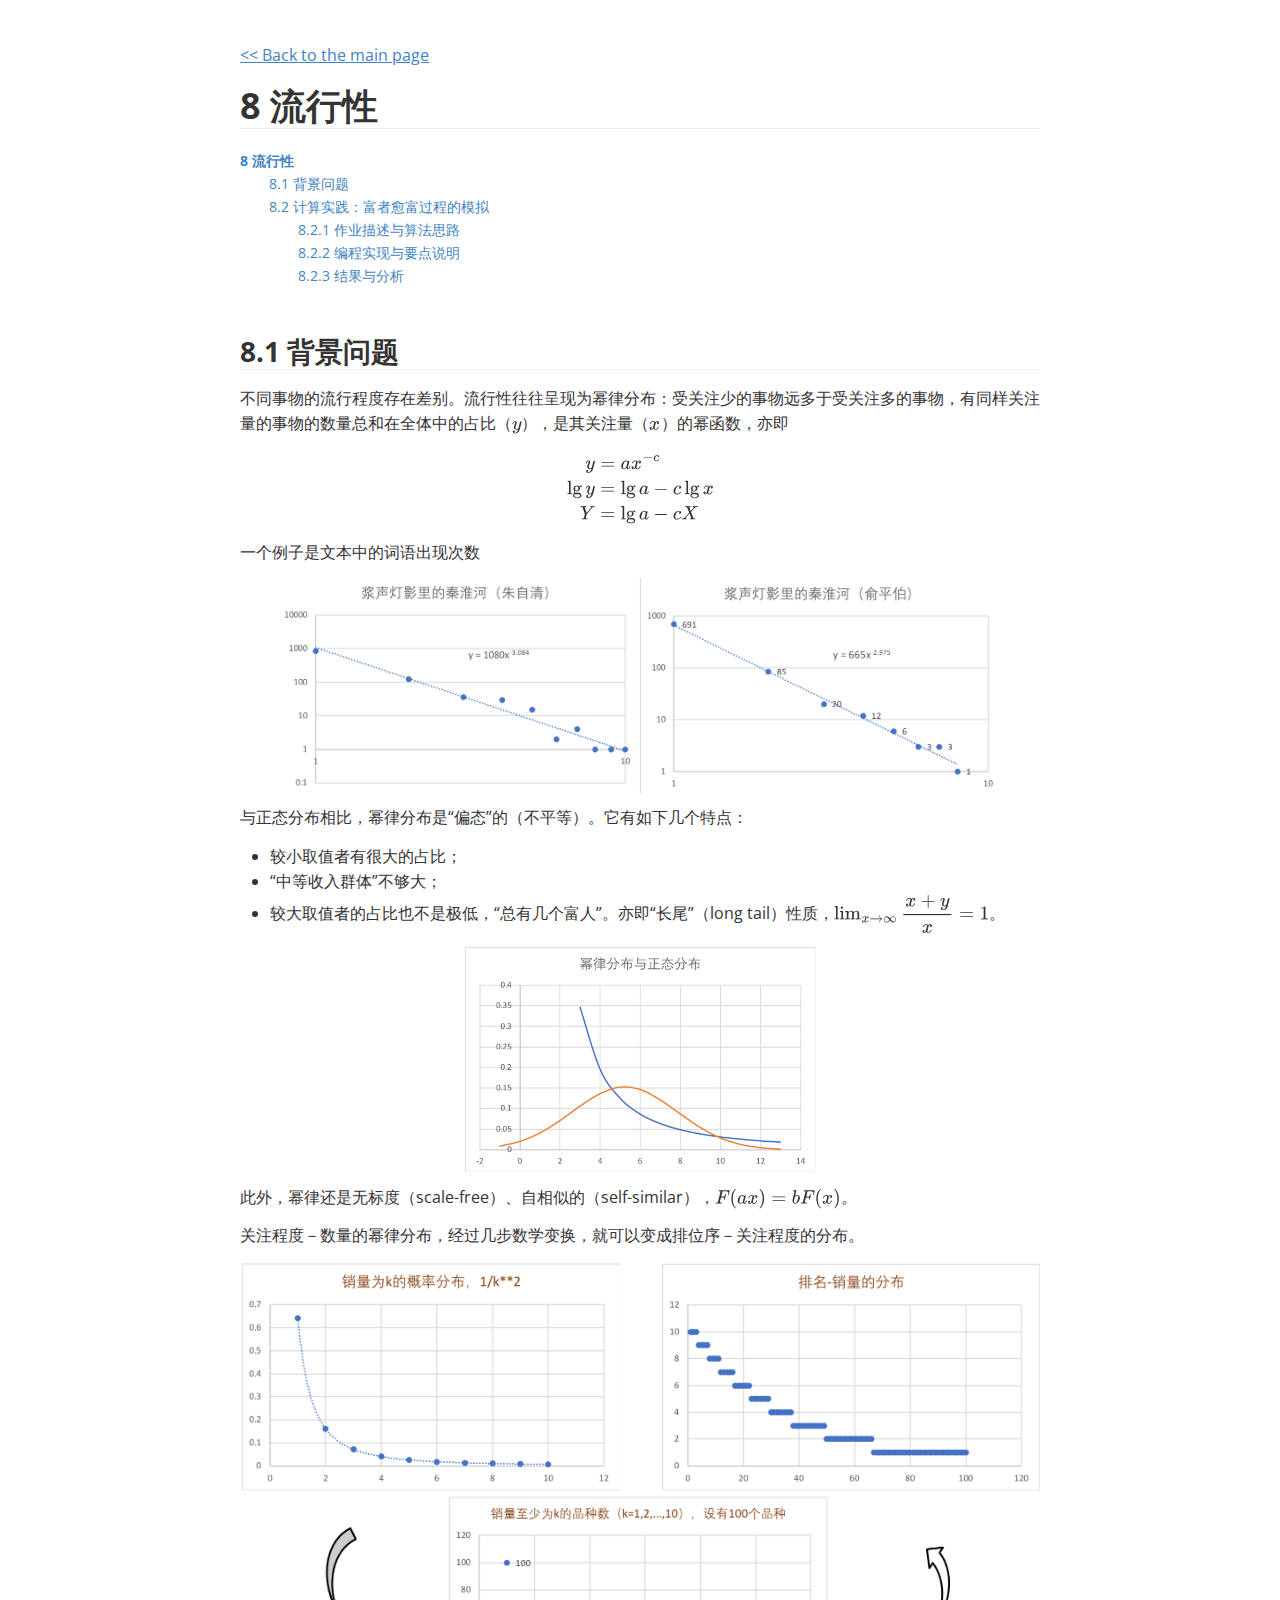
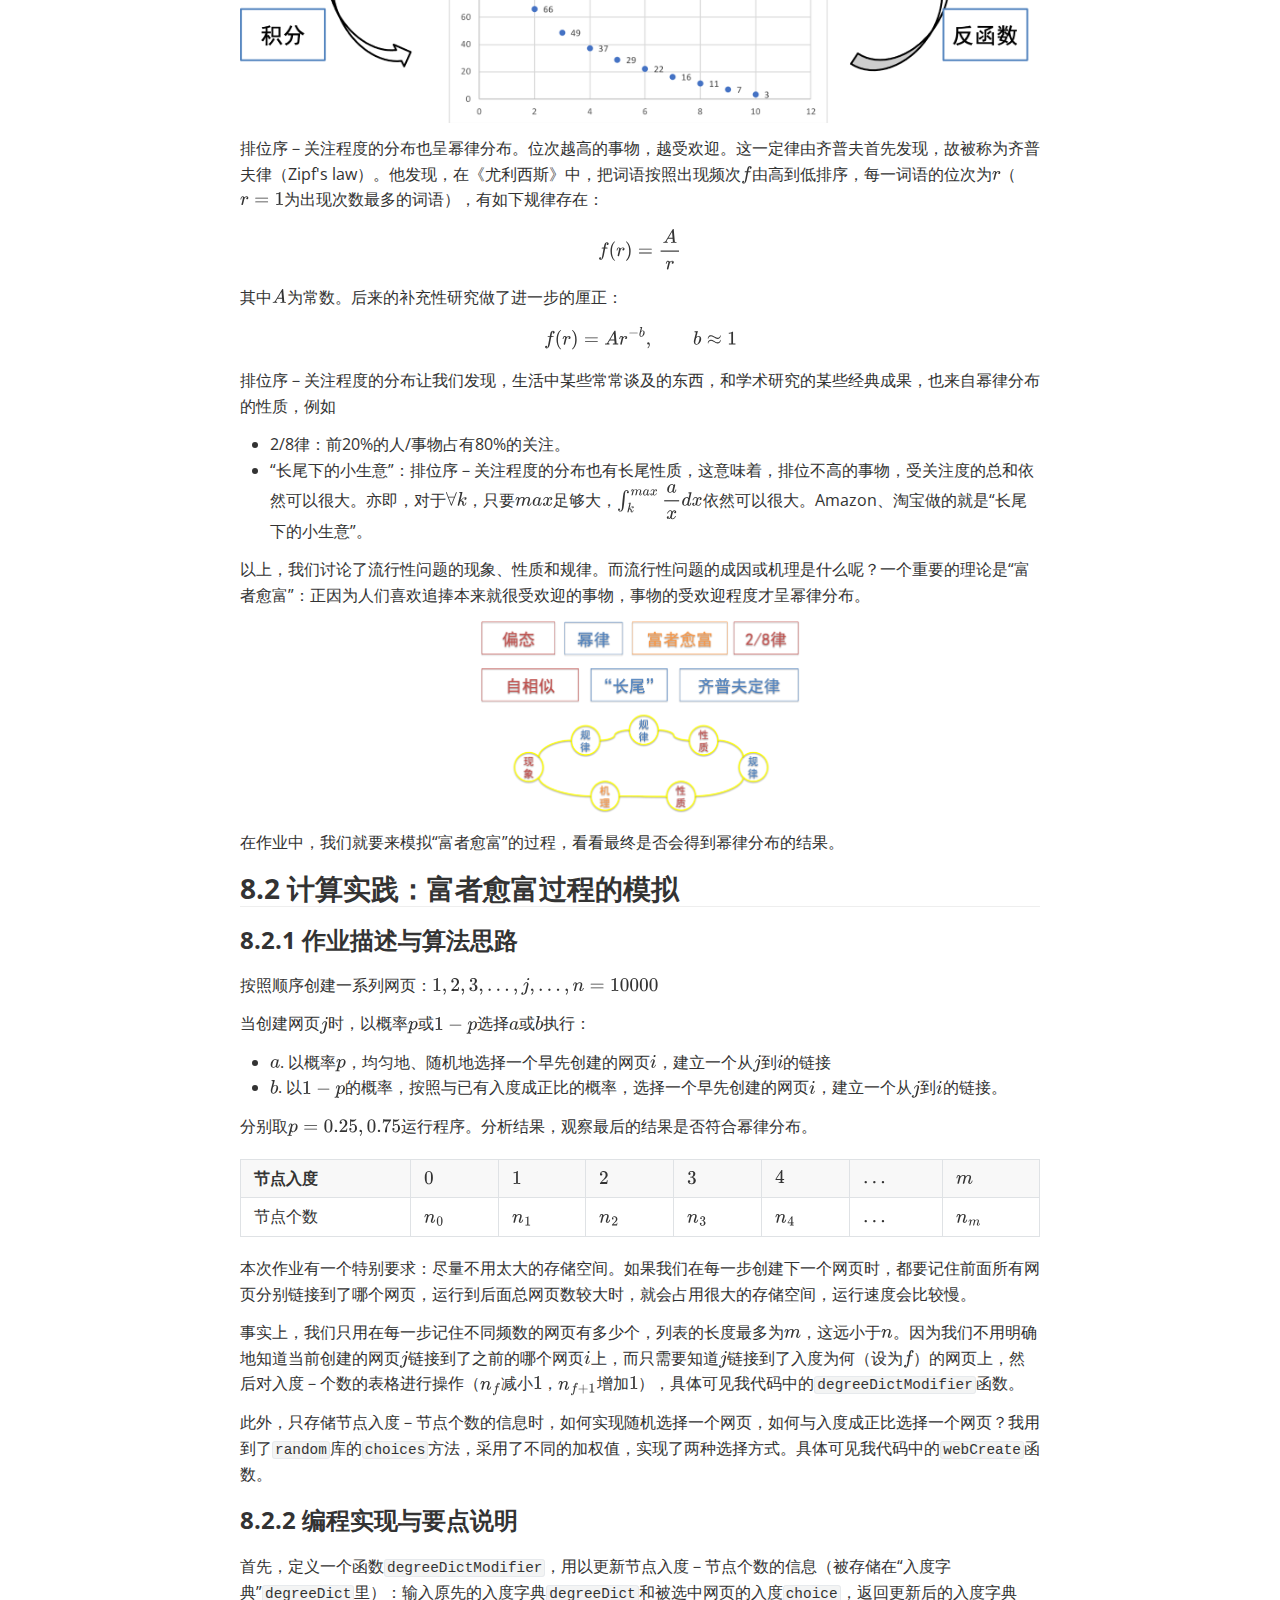
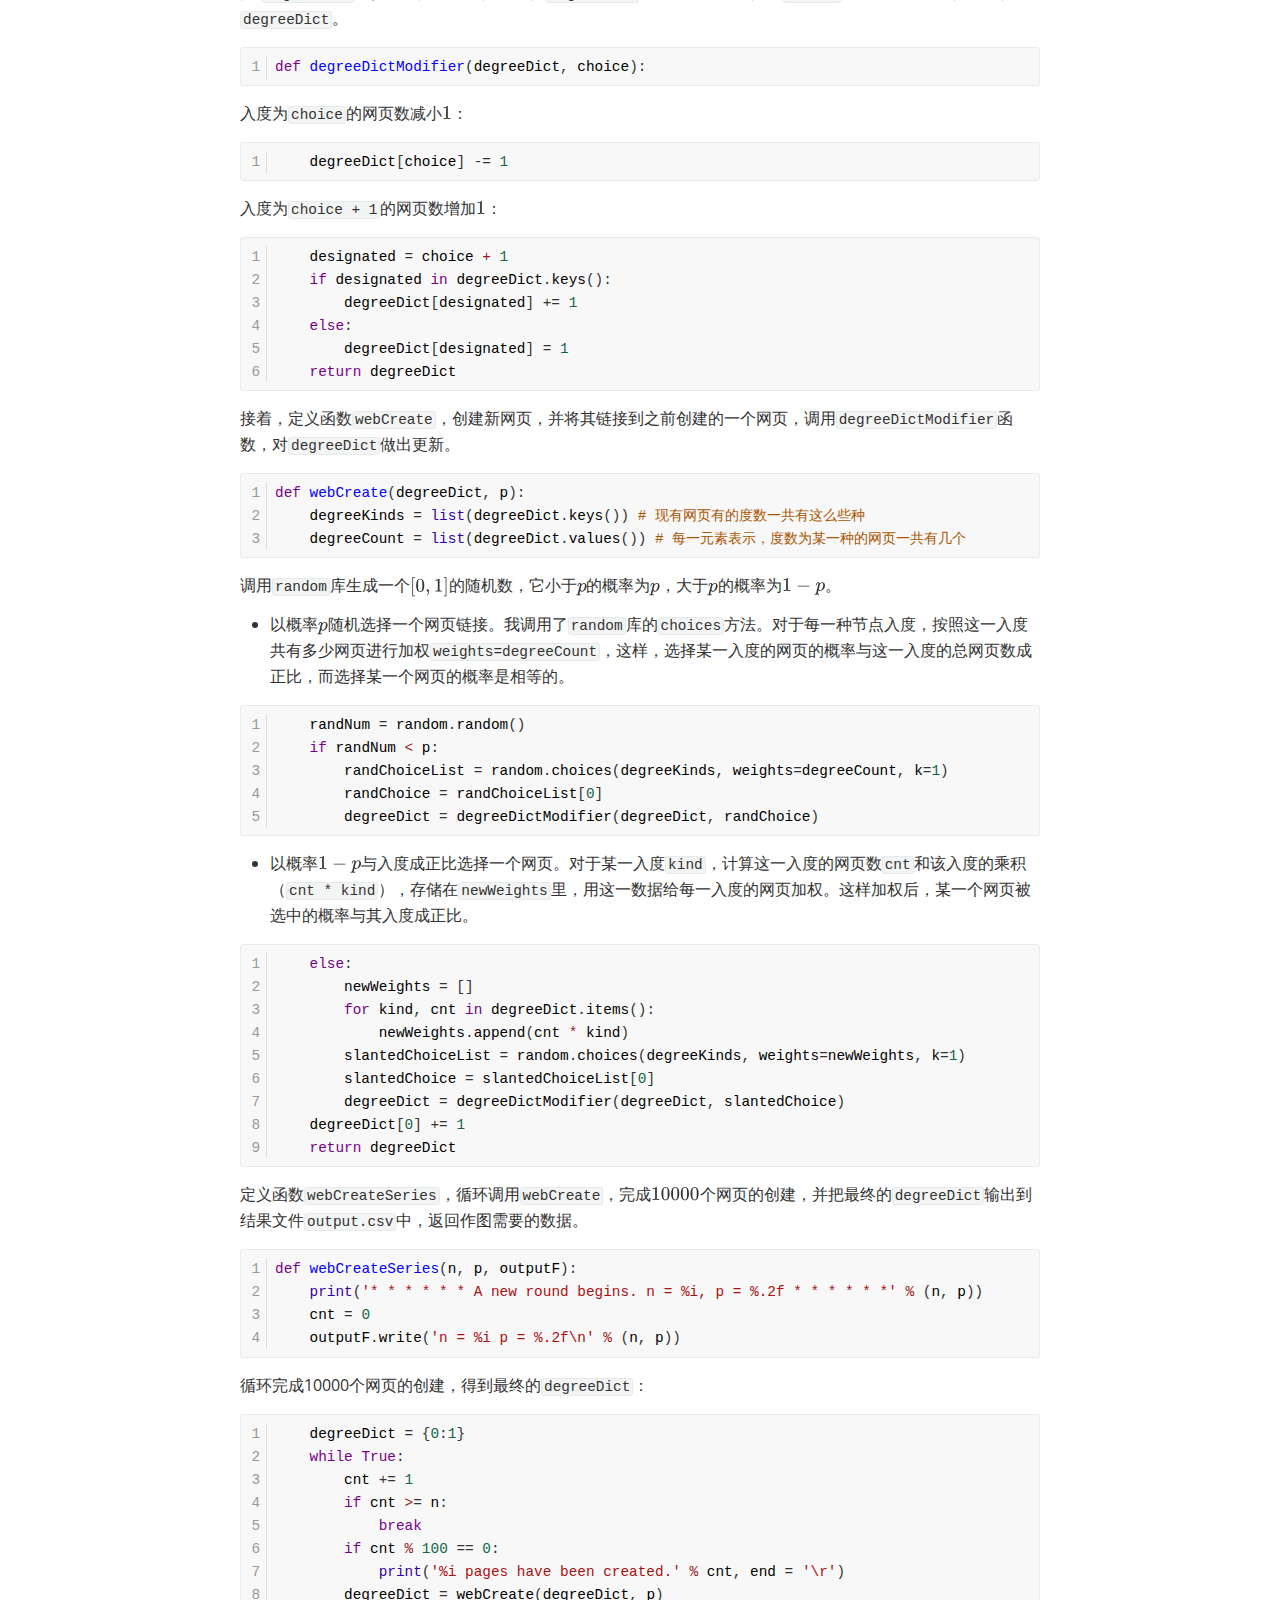
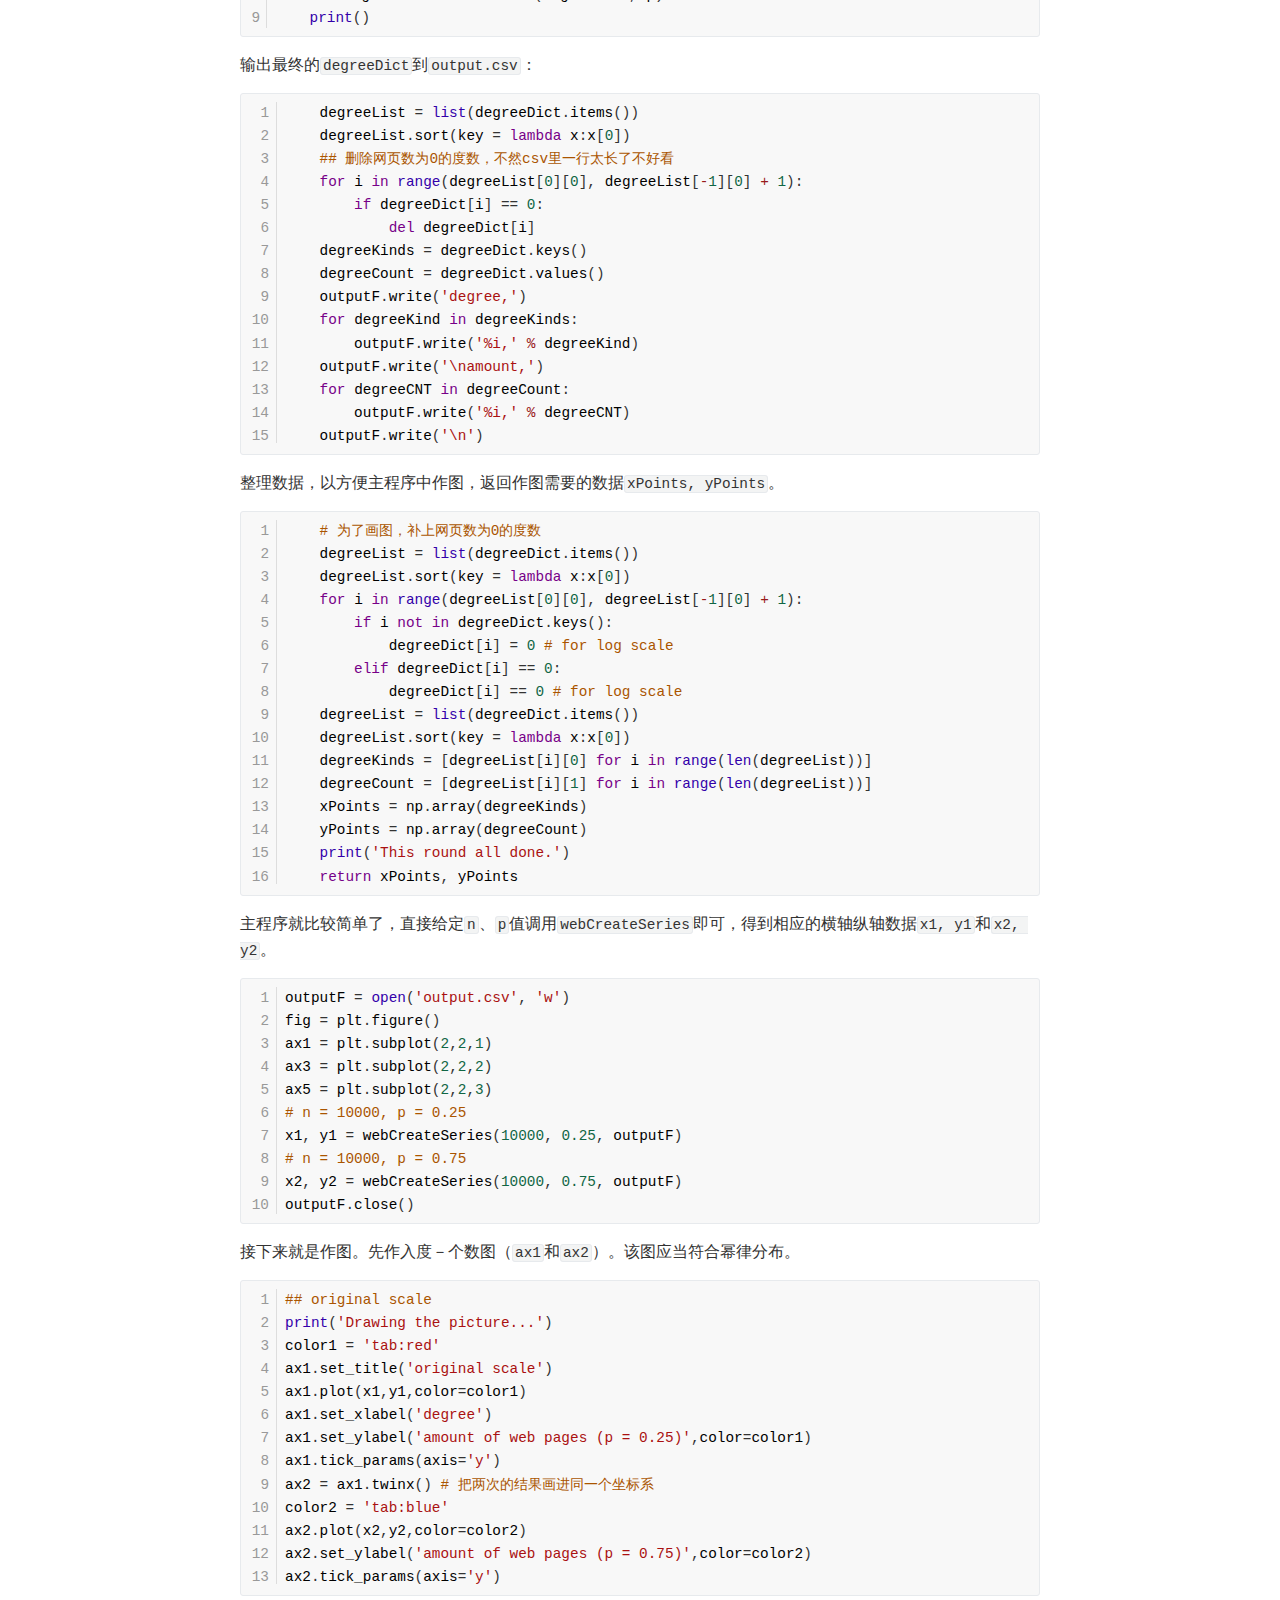
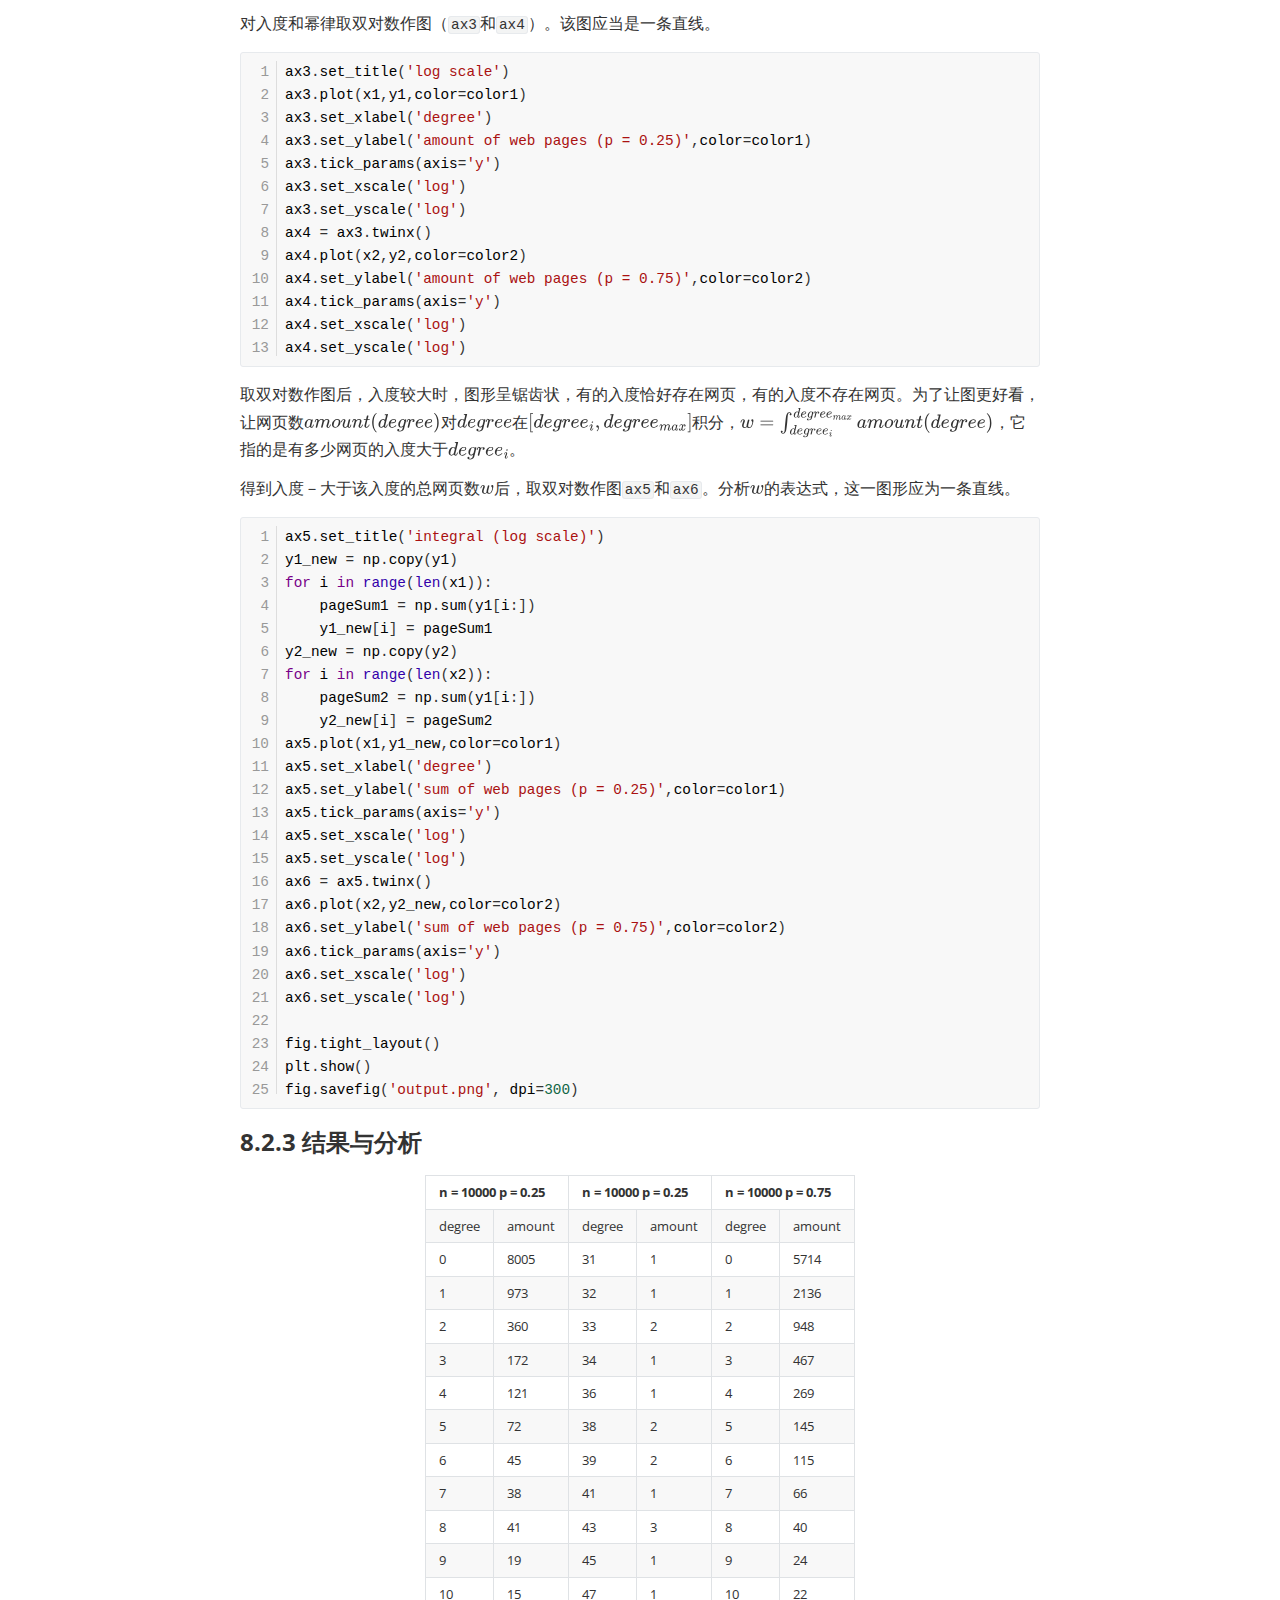
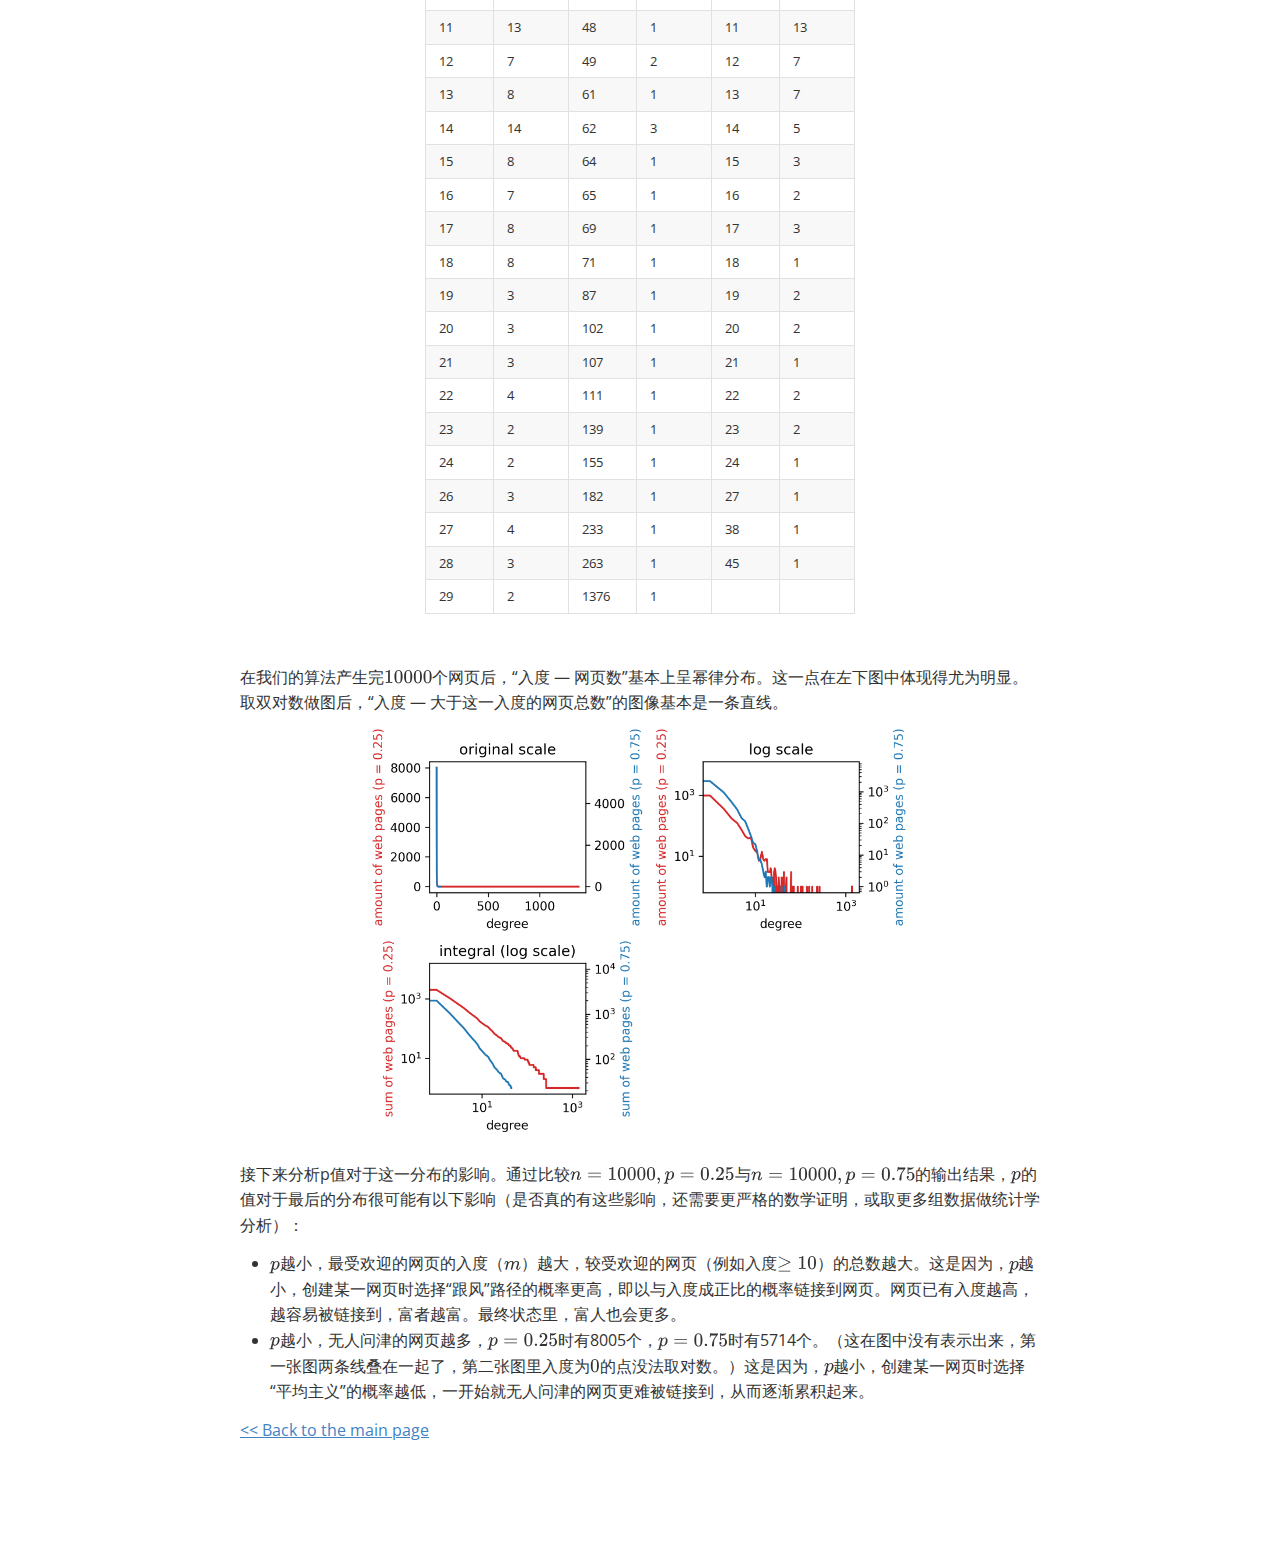
<file: 8.html>
<!doctype html>
<html>
<head>
<meta charset='UTF-8'><meta name='viewport' content='width=device-width initial-scale=1'>

<link href='https://fonts.loli.net/css?family=Open+Sans:400italic,700italic,700,400&subset=latin,latin-ext' rel='stylesheet' type='text/css' /><style type='text/css'>html {overflow-x: initial !important;}:root { --bg-color: #ffffff; --text-color: #333333; --select-text-bg-color: #B5D6FC; --select-text-font-color: auto; --monospace: "Lucida Console",Consolas,"Courier",monospace; --title-bar-height: 20px; }
.mac-os-11 { --title-bar-height: 28px; }
html { font-size: 14px; background-color: var(--bg-color); color: var(--text-color); font-family: "Helvetica Neue", Helvetica, Arial, sans-serif; -webkit-font-smoothing: antialiased; }
body { margin: 0px; padding: 0px; height: auto; inset: 0px; font-size: 1rem; line-height: 1.42857143; overflow-x: hidden; background-image: inherit; background-size: inherit; background-attachment: inherit; background-origin: inherit; background-clip: inherit; background-color: inherit; tab-size: 4; background-position: inherit; background-repeat: inherit; }
iframe { margin: auto; }
a.url { word-break: break-all; }
a:active, a:hover { outline: 0px; }
.in-text-selection, ::selection { text-shadow: none; background: var(--select-text-bg-color); color: var(--select-text-font-color); }
#write { margin: 0px auto; height: auto; width: inherit; word-break: normal; word-wrap: break-word; position: relative; white-space: normal; overflow-x: visible; padding-top: 36px; }
#write.first-line-indent p { text-indent: 2em; }
#write.first-line-indent li p, #write.first-line-indent p * { text-indent: 0px; }
#write.first-line-indent li { margin-left: 2em; }
.for-image #write { padding-left: 8px; padding-right: 8px; }
body.typora-export { padding-left: 30px; padding-right: 30px; }
.typora-export .footnote-line, .typora-export li, .typora-export p { white-space: pre-wrap; }
.typora-export .task-list-item input { pointer-events: none; }
@media screen and (max-width: 500px) { 
  body.typora-export { padding-left: 0px; padding-right: 0px; }
  #write { padding-left: 20px; padding-right: 20px; }
  .CodeMirror-sizer { margin-left: 0px !important; }
  .CodeMirror-gutters { display: none !important; }
}
#write li > figure:last-child { margin-bottom: 0.5rem; }
#write ol, #write ul { position: relative; }
img { max-width: 100%; vertical-align: middle; image-orientation: from-image; }
button, input, select, textarea { color: inherit; font-family: inherit; font-size: inherit; font-style: inherit; font-variant-caps: inherit; font-weight: inherit; font-stretch: inherit; line-height: inherit; }
input[type="checkbox"], input[type="radio"] { line-height: normal; padding: 0px; }
*, ::after, ::before { box-sizing: border-box; }
#write h1, #write h2, #write h3, #write h4, #write h5, #write h6, #write p, #write pre { width: inherit; }
#write h1, #write h2, #write h3, #write h4, #write h5, #write h6, #write p { position: relative; }
p { line-height: inherit; }
h1, h2, h3, h4, h5, h6 { break-after: avoid-page; break-inside: avoid; orphans: 4; }
p { orphans: 4; }
h1 { font-size: 2rem; }
h2 { font-size: 1.8rem; }
h3 { font-size: 1.6rem; }
h4 { font-size: 1.4rem; }
h5 { font-size: 1.2rem; }
h6 { font-size: 1rem; }
.md-math-block, .md-rawblock, h1, h2, h3, h4, h5, h6, p { margin-top: 1rem; margin-bottom: 1rem; }
.hidden { display: none; }
.md-blockmeta { color: rgb(204, 204, 204); font-weight: 700; font-style: italic; }
a { cursor: pointer; }
sup.md-footnote { padding: 2px 4px; background-color: rgba(238, 238, 238, 0.7); color: rgb(85, 85, 85); border-top-left-radius: 4px; border-top-right-radius: 4px; border-bottom-right-radius: 4px; border-bottom-left-radius: 4px; cursor: pointer; }
sup.md-footnote a, sup.md-footnote a:hover { color: inherit; text-transform: inherit; text-decoration: inherit; }
#write input[type="checkbox"] { cursor: pointer; width: inherit; height: inherit; }
figure { overflow-x: auto; margin: 1.2em 0px; max-width: calc(100% + 16px); padding: 0px; }
figure > table { margin: 0px; }
tr { break-inside: avoid; break-after: auto; }
thead { display: table-header-group; }
table { border-collapse: collapse; border-spacing: 0px; width: 100%; overflow: auto; break-inside: auto; text-align: left; }
table.md-table td { min-width: 32px; }
.CodeMirror-gutters { border-right-width: 0px; background-color: inherit; }
.CodeMirror-linenumber { }
.CodeMirror { text-align: left; }
.CodeMirror-placeholder { opacity: 0.3; }
.CodeMirror pre { padding: 0px 4px; }
.CodeMirror-lines { padding: 0px; }
div.hr:focus { cursor: none; }
#write pre { white-space: pre-wrap; }
#write.fences-no-line-wrapping pre { white-space: pre; }
#write pre.ty-contain-cm { white-space: normal; }
.CodeMirror-gutters { margin-right: 4px; }
.md-fences { font-size: 0.9rem; display: block; break-inside: avoid; text-align: left; overflow: visible; white-space: pre; background-image: inherit; background-size: inherit; background-attachment: inherit; background-origin: inherit; background-clip: inherit; background-color: inherit; position: relative !important; background-position: inherit; background-repeat: inherit; }
.md-fences-adv-panel { width: 100%; margin-top: 10px; text-align: center; padding-top: 0px; padding-bottom: 8px; overflow-x: auto; }
#write .md-fences.mock-cm { white-space: pre-wrap; }
.md-fences.md-fences-with-lineno { padding-left: 0px; }
#write.fences-no-line-wrapping .md-fences.mock-cm { white-space: pre; overflow-x: auto; }
.md-fences.mock-cm.md-fences-with-lineno { padding-left: 8px; }
.CodeMirror-line, twitterwidget { break-inside: avoid; }
.footnotes { opacity: 0.8; font-size: 0.9rem; margin-top: 1em; margin-bottom: 1em; }
.footnotes + .footnotes { margin-top: 0px; }
.md-reset { margin: 0px; padding: 0px; border: 0px; outline: 0px; vertical-align: top; text-decoration: none; text-shadow: none; float: none; position: static; width: auto; height: auto; white-space: nowrap; cursor: inherit; line-height: normal; font-weight: 400; text-align: left; box-sizing: content-box; direction: ltr; background-position: 0px 0px; }
li div { padding-top: 0px; }
blockquote { margin: 1rem 0px; }
li .mathjax-block, li p { margin: 0.5rem 0px; }
li blockquote { margin: 1rem 0px; }
li { margin: 0px; position: relative; }
blockquote > :last-child { margin-bottom: 0px; }
blockquote > :first-child, li > :first-child { margin-top: 0px; }
.footnotes-area { color: rgb(136, 136, 136); margin-top: 0.714rem; padding-bottom: 0.143rem; white-space: normal; }
#write .footnote-line { white-space: pre-wrap; }
@media print { 
  body, html { border: 1px solid transparent; height: 99%; break-after: avoid; break-before: avoid; font-variant-ligatures: no-common-ligatures; }
  #write { margin-top: 0px; padding-top: 0px; border-color: transparent !important; }
  .typora-export * { -webkit-print-color-adjust: exact; }
  .typora-export #write { break-after: avoid; }
  .typora-export #write::after { height: 0px; }
  .is-mac table { break-inside: avoid; }
  .typora-export-show-outline .typora-export-sidebar { display: none; }
}
.footnote-line { margin-top: 0.714em; font-size: 0.7em; }
a img, img a { cursor: pointer; }
pre.md-meta-block { font-size: 0.8rem; min-height: 0.8rem; white-space: pre-wrap; background-color: rgb(204, 204, 204); display: block; overflow-x: hidden; }
p > .md-image:only-child:not(.md-img-error) img, p > img:only-child { display: block; margin: auto; }
#write.first-line-indent p > .md-image:only-child:not(.md-img-error) img { left: -2em; position: relative; }
p > .md-image:only-child { display: inline-block; width: 100%; }
#write .MathJax_Display { margin: 0.8em 0px 0px; }
.md-math-block { width: 100%; }
.md-math-block:not(:empty)::after { display: none; }
.MathJax_ref { fill: currentcolor; }
[contenteditable="true"]:active, [contenteditable="true"]:focus, [contenteditable="false"]:active, [contenteditable="false"]:focus { outline: 0px; box-shadow: none; }
.md-task-list-item { position: relative; list-style-type: none; }
.task-list-item.md-task-list-item { padding-left: 0px; }
.md-task-list-item > input { position: absolute; top: 0px; left: 0px; margin-left: -1.2em; margin-top: calc(1em - 10px); border: none; }
.math { font-size: 1rem; }
.md-toc { min-height: 3.58rem; position: relative; font-size: 0.9rem; border-top-left-radius: 10px; border-top-right-radius: 10px; border-bottom-right-radius: 10px; border-bottom-left-radius: 10px; }
.md-toc-content { position: relative; margin-left: 0px; }
.md-toc-content::after, .md-toc::after { display: none; }
.md-toc-item { display: block; color: rgb(65, 131, 196); }
.md-toc-item a { text-decoration: none; }
.md-toc-inner:hover { text-decoration: underline; }
.md-toc-inner { display: inline-block; cursor: pointer; }
.md-toc-h1 .md-toc-inner { margin-left: 0px; font-weight: 700; }
.md-toc-h2 .md-toc-inner { margin-left: 2em; }
.md-toc-h3 .md-toc-inner { margin-left: 4em; }
.md-toc-h4 .md-toc-inner { margin-left: 6em; }
.md-toc-h5 .md-toc-inner { margin-left: 8em; }
.md-toc-h6 .md-toc-inner { margin-left: 10em; }
@media screen and (max-width: 48em) { 
  .md-toc-h3 .md-toc-inner { margin-left: 3.5em; }
  .md-toc-h4 .md-toc-inner { margin-left: 5em; }
  .md-toc-h5 .md-toc-inner { margin-left: 6.5em; }
  .md-toc-h6 .md-toc-inner { margin-left: 8em; }
}
a.md-toc-inner { font-size: inherit; font-style: inherit; font-weight: inherit; line-height: inherit; }
.footnote-line a:not(.reversefootnote) { color: inherit; }
.md-attr { display: none; }
.md-fn-count::after { content: "."; }
code, pre, samp, tt { font-family: var(--monospace); }
kbd { margin: 0px 0.1em; padding: 0.1em 0.6em; font-size: 0.8em; color: rgb(36, 39, 41); background-color: rgb(255, 255, 255); border: 1px solid rgb(173, 179, 185); border-top-left-radius: 3px; border-top-right-radius: 3px; border-bottom-right-radius: 3px; border-bottom-left-radius: 3px; box-shadow: rgba(12, 13, 14, 0.2) 0px 1px 0px, rgb(255, 255, 255) 0px 0px 0px 2px inset; white-space: nowrap; vertical-align: middle; }
.md-comment { color: rgb(162, 127, 3); opacity: 0.6; font-family: var(--monospace); }
code { text-align: left; }
a.md-print-anchor { white-space: pre !important; border: none !important; display: inline-block !important; position: absolute !important; width: 1px !important; right: 0px !important; outline: 0px !important; text-shadow: initial !important; background-position: 0px 0px !important; }
.os-windows.monocolor-emoji .md-emoji { font-family: "Segoe UI Symbol", sans-serif; }
.md-diagram-panel > svg { max-width: 100%; }
[lang="flow"] svg, [lang="mermaid"] svg { max-width: 100%; height: auto; }
[lang="mermaid"] .node text { font-size: 1rem; }
table tr th { border-bottom-width: 0px; }
video { max-width: 100%; display: block; margin: 0px auto; }
iframe { max-width: 100%; width: 100%; border: none; }
.highlight td, .highlight tr { border: 0px; }
mark { background-color: rgb(255, 255, 0); color: rgb(0, 0, 0); }
.md-html-inline .md-plain, .md-html-inline strong, mark .md-inline-math, mark strong { color: inherit; }
.md-expand mark .md-meta { opacity: 0.3 !important; }
mark .md-meta { color: rgb(0, 0, 0); }
@media print { 
  .typora-export h1, .typora-export h2, .typora-export h3, .typora-export h4, .typora-export h5, .typora-export h6 { break-inside: avoid; }
}
.md-diagram-panel .messageText { stroke: none !important; }
.md-diagram-panel .start-state { fill: var(--node-fill); }
.md-diagram-panel .edgeLabel rect { opacity: 1 !important; }
.md-fences.md-fences-math { font-size: 1em; }
.md-fences-advanced:not(.md-focus) { padding: 0px; white-space: nowrap; border: 0px; }
.md-fences-advanced:not(.md-focus) { background-image: inherit; background-size: inherit; background-attachment: inherit; background-origin: inherit; background-clip: inherit; background-color: inherit; background-position: inherit; background-repeat: inherit; }
.typora-export-show-outline .typora-export-content { max-width: 1440px; margin: auto; display: flex; flex-direction: row; }
.typora-export-sidebar { width: 300px; font-size: 0.8rem; margin-top: 80px; margin-right: 18px; }
.typora-export-show-outline #write { --webkit-flex: 2; flex: 2 1 0%; }
.typora-export-sidebar .outline-content { position: fixed; top: 0px; max-height: 100%; overflow: hidden auto; padding-bottom: 30px; padding-top: 60px; width: 300px; }
@media screen and (max-width: 1024px) { 
  .typora-export-sidebar, .typora-export-sidebar .outline-content { width: 240px; }
}
@media screen and (max-width: 800px) { 
  .typora-export-sidebar { display: none; }
}
.outline-content li, .outline-content ul { margin-left: 0px; margin-right: 0px; padding-left: 0px; padding-right: 0px; list-style: none; }
.outline-content ul { margin-top: 0px; margin-bottom: 0px; }
.outline-content strong { font-weight: 400; }
.outline-expander { width: 1rem; height: 1.428571429rem; position: relative; display: table-cell; vertical-align: middle; cursor: pointer; padding-left: 4px; }
.outline-expander::before { content: ''; position: relative; font-family: Ionicons; display: inline-block; font-size: 8px; vertical-align: middle; }
.outline-item { padding-top: 3px; padding-bottom: 3px; cursor: pointer; }
.outline-expander:hover::before { content: ''; }
.outline-h1 > .outline-item { padding-left: 0px; }
.outline-h2 > .outline-item { padding-left: 1em; }
.outline-h3 > .outline-item { padding-left: 2em; }
.outline-h4 > .outline-item { padding-left: 3em; }
.outline-h5 > .outline-item { padding-left: 4em; }
.outline-h6 > .outline-item { padding-left: 5em; }
.outline-label { cursor: pointer; display: table-cell; vertical-align: middle; text-decoration: none; color: inherit; }
.outline-label:hover { text-decoration: underline; }
.outline-item:hover { border-color: rgb(245, 245, 245); background-color: var(--item-hover-bg-color); }
.outline-item:hover { margin-left: -28px; margin-right: -28px; border-left-width: 28px; border-left-style: solid; border-left-color: transparent; border-right-width: 28px; border-right-style: solid; border-right-color: transparent; }
.outline-item-single .outline-expander::before, .outline-item-single .outline-expander:hover::before { display: none; }
.outline-item-open > .outline-item > .outline-expander::before { content: ''; }
.outline-children { display: none; }
.info-panel-tab-wrapper { display: none; }
.outline-item-open > .outline-children { display: block; }
.typora-export .outline-item { padding-top: 1px; padding-bottom: 1px; }
.typora-export .outline-item:hover { margin-right: -8px; border-right-width: 8px; border-right-style: solid; border-right-color: transparent; }
.typora-export .outline-expander::before { content: "+"; font-family: inherit; top: -1px; }
.typora-export .outline-expander:hover::before, .typora-export .outline-item-open > .outline-item > .outline-expander::before { content: '−'; }
.typora-export-collapse-outline .outline-children { display: none; }
.typora-export-collapse-outline .outline-item-open > .outline-children, .typora-export-no-collapse-outline .outline-children { display: block; }
.typora-export-no-collapse-outline .outline-expander::before { content: "" !important; }
.typora-export-show-outline .outline-item-active > .outline-item .outline-label { font-weight: 700; }
.md-inline-math-container mjx-container { zoom: 0.95; }


.CodeMirror { height: auto; }
.CodeMirror.cm-s-inner { background-image: inherit; background-size: inherit; background-attachment: inherit; background-origin: inherit; background-clip: inherit; background-color: inherit; background-position: inherit; background-repeat: inherit; }
.CodeMirror-scroll { overflow: auto hidden; z-index: 3; }
.CodeMirror-gutter-filler, .CodeMirror-scrollbar-filler { background-color: rgb(255, 255, 255); }
.CodeMirror-gutters { border-right-width: 1px; border-right-style: solid; border-right-color: rgb(221, 221, 221); background-image: inherit; background-size: inherit; background-attachment: inherit; background-origin: inherit; background-clip: inherit; background-color: inherit; white-space: nowrap; background-position: inherit; background-repeat: inherit; }
.CodeMirror-linenumber { padding: 0px 3px 0px 5px; text-align: right; color: rgb(153, 153, 153); }
.cm-s-inner .cm-keyword { color: rgb(119, 0, 136); }
.cm-s-inner .cm-atom, .cm-s-inner.cm-atom { color: rgb(34, 17, 153); }
.cm-s-inner .cm-number { color: rgb(17, 102, 68); }
.cm-s-inner .cm-def { color: rgb(0, 0, 255); }
.cm-s-inner .cm-variable { color: rgb(0, 0, 0); }
.cm-s-inner .cm-variable-2 { color: rgb(0, 85, 170); }
.cm-s-inner .cm-variable-3 { color: rgb(0, 136, 85); }
.cm-s-inner .cm-string { color: rgb(170, 17, 17); }
.cm-s-inner .cm-property { color: rgb(0, 0, 0); }
.cm-s-inner .cm-operator { color: rgb(152, 26, 26); }
.cm-s-inner .cm-comment, .cm-s-inner.cm-comment { color: rgb(170, 85, 0); }
.cm-s-inner .cm-string-2 { color: rgb(255, 85, 0); }
.cm-s-inner .cm-meta { color: rgb(85, 85, 85); }
.cm-s-inner .cm-qualifier { color: rgb(85, 85, 85); }
.cm-s-inner .cm-builtin { color: rgb(51, 0, 170); }
.cm-s-inner .cm-bracket { color: rgb(153, 153, 119); }
.cm-s-inner .cm-tag { color: rgb(17, 119, 0); }
.cm-s-inner .cm-attribute { color: rgb(0, 0, 204); }
.cm-s-inner .cm-header, .cm-s-inner.cm-header { color: rgb(0, 0, 255); }
.cm-s-inner .cm-quote, .cm-s-inner.cm-quote { color: rgb(0, 153, 0); }
.cm-s-inner .cm-hr, .cm-s-inner.cm-hr { color: rgb(153, 153, 153); }
.cm-s-inner .cm-link, .cm-s-inner.cm-link { color: rgb(0, 0, 204); }
.cm-negative { color: rgb(221, 68, 68); }
.cm-positive { color: rgb(34, 153, 34); }
.cm-header, .cm-strong { font-weight: 700; }
.cm-del { text-decoration: line-through; }
.cm-em { font-style: italic; }
.cm-link { text-decoration: underline; }
.cm-error { color: red; }
.cm-invalidchar { color: red; }
.cm-constant { color: rgb(38, 139, 210); }
.cm-defined { color: rgb(181, 137, 0); }
div.CodeMirror span.CodeMirror-matchingbracket { color: rgb(0, 255, 0); }
div.CodeMirror span.CodeMirror-nonmatchingbracket { color: rgb(255, 34, 34); }
.cm-s-inner .CodeMirror-activeline-background { background-image: inherit; background-size: inherit; background-attachment: inherit; background-origin: inherit; background-clip: inherit; background-color: inherit; background-position: inherit; background-repeat: inherit; }
.CodeMirror { position: relative; overflow: hidden; }
.CodeMirror-scroll { height: 100%; outline: 0px; position: relative; box-sizing: content-box; background-image: inherit; background-size: inherit; background-attachment: inherit; background-origin: inherit; background-clip: inherit; background-color: inherit; background-position: inherit; background-repeat: inherit; }
.CodeMirror-sizer { position: relative; }
.CodeMirror-gutter-filler, .CodeMirror-hscrollbar, .CodeMirror-scrollbar-filler, .CodeMirror-vscrollbar { position: absolute; z-index: 6; display: none; outline: 0px; }
.CodeMirror-vscrollbar { right: 0px; top: 0px; overflow: hidden; }
.CodeMirror-hscrollbar { bottom: 0px; left: 0px; overflow: auto hidden; }
.CodeMirror-scrollbar-filler { right: 0px; bottom: 0px; }
.CodeMirror-gutter-filler { left: 0px; bottom: 0px; }
.CodeMirror-gutters { position: absolute; left: 0px; top: 0px; padding-bottom: 10px; z-index: 3; overflow-y: hidden; }
.CodeMirror-gutter { white-space: normal; height: 100%; box-sizing: content-box; padding-bottom: 30px; margin-bottom: -32px; display: inline-block; }
.CodeMirror-gutter-wrapper { position: absolute; z-index: 4; border: none !important; background-position: 0px 0px !important; }
.CodeMirror-gutter-background { position: absolute; top: 0px; bottom: 0px; z-index: 4; }
.CodeMirror-gutter-elt { position: absolute; cursor: default; z-index: 4; }
.CodeMirror-lines { cursor: text; }
.CodeMirror pre { border-top-left-radius: 0px; border-top-right-radius: 0px; border-bottom-right-radius: 0px; border-bottom-left-radius: 0px; border-width: 0px; font-family: inherit; font-size: inherit; margin: 0px; white-space: pre; word-wrap: normal; color: inherit; z-index: 2; position: relative; overflow: visible; background-position: 0px 0px; }
.CodeMirror-wrap pre { word-wrap: break-word; white-space: pre-wrap; word-break: normal; }
.CodeMirror-code pre { border-right-width: 30px; border-right-style: solid; border-right-color: transparent; width: fit-content; }
.CodeMirror-wrap .CodeMirror-code pre { border-right-style: none; width: auto; }
.CodeMirror-linebackground { position: absolute; inset: 0px; z-index: 0; }
.CodeMirror-linewidget { position: relative; z-index: 2; overflow: auto; }
.CodeMirror-wrap .CodeMirror-scroll { overflow-x: hidden; }
.CodeMirror-measure { position: absolute; width: 100%; height: 0px; overflow: hidden; visibility: hidden; }
.CodeMirror-measure pre { position: static; }
.CodeMirror div.CodeMirror-cursor { position: absolute; visibility: hidden; border-right-style: none; width: 0px; }
.CodeMirror div.CodeMirror-cursor { visibility: hidden; }
.CodeMirror-focused div.CodeMirror-cursor { visibility: inherit; }
.cm-searching { background-color: rgba(255, 255, 0, 0.4); }
span.cm-underlined { text-decoration: underline; }
span.cm-strikethrough { text-decoration: line-through; }
.cm-tw-syntaxerror { color: rgb(255, 255, 255); background-color: rgb(153, 0, 0); }
.cm-tw-deleted { text-decoration: line-through; }
.cm-tw-header5 { font-weight: 700; }
.cm-tw-listitem:first-child { padding-left: 10px; }
.cm-tw-box { border-style: solid; border-right-width: 1px; border-bottom-width: 1px; border-left-width: 1px; border-color: inherit; border-top-width: 0px !important; }
.cm-tw-underline { text-decoration: underline; }
@media print { 
  .CodeMirror div.CodeMirror-cursor { visibility: hidden; }
}


:root {
    --side-bar-bg-color: #fafafa;
    --control-text-color: #777;
}

@include-when-export url(https://fonts.loli.net/css?family=Open+Sans:400italic,700italic,700,400&subset=latin,latin-ext);

/* open-sans-regular - latin-ext_latin */
  /* open-sans-italic - latin-ext_latin */
    /* open-sans-700 - latin-ext_latin */
    /* open-sans-700italic - latin-ext_latin */
  html {
    font-size: 16px;
    -webkit-font-smoothing: antialiased;
}

body {
    font-family: "Open Sans","Clear Sans", "Helvetica Neue", Helvetica, Arial, 'Segoe UI Emoji', sans-serif;
    color: rgb(51, 51, 51);
    line-height: 1.6;
}

#write {
    max-width: 860px;
  	margin: 0 auto;
  	padding: 30px;
    padding-bottom: 100px;
}

@media only screen and (min-width: 1400px) {
	#write {
		max-width: 1024px;
	}
}

@media only screen and (min-width: 1800px) {
	#write {
		max-width: 1200px;
	}
}

#write > ul:first-child,
#write > ol:first-child{
    margin-top: 30px;
}

a {
    color: #4183C4;
}
h1,
h2,
h3,
h4,
h5,
h6 {
    position: relative;
    margin-top: 1rem;
    margin-bottom: 1rem;
    font-weight: bold;
    line-height: 1.4;
    cursor: text;
}
h1:hover a.anchor,
h2:hover a.anchor,
h3:hover a.anchor,
h4:hover a.anchor,
h5:hover a.anchor,
h6:hover a.anchor {
    text-decoration: none;
}
h1 tt,
h1 code {
    font-size: inherit;
}
h2 tt,
h2 code {
    font-size: inherit;
}
h3 tt,
h3 code {
    font-size: inherit;
}
h4 tt,
h4 code {
    font-size: inherit;
}
h5 tt,
h5 code {
    font-size: inherit;
}
h6 tt,
h6 code {
    font-size: inherit;
}
h1 {
    font-size: 2.25em;
    line-height: 1.2;
    border-bottom: 1px solid #eee;
}
h2 {
    font-size: 1.75em;
    line-height: 1.225;
    border-bottom: 1px solid #eee;
}

/*@media print {
    .typora-export h1,
    .typora-export h2 {
        border-bottom: none;
        padding-bottom: initial;
    }

    .typora-export h1::after,
    .typora-export h2::after {
        content: "";
        display: block;
        height: 100px;
        margin-top: -96px;
        border-top: 1px solid #eee;
    }
}*/

h3 {
    font-size: 1.5em;
    line-height: 1.43;
}
h4 {
    font-size: 1.25em;
}
h5 {
    font-size: 1em;
}
h6 {
   font-size: 1em;
    color: #777;
}
p,
blockquote,
ul,
ol,
dl,
table{
    margin: 0.8em 0;
}
li>ol,
li>ul {
    margin: 0 0;
}
hr {
    height: 2px;
    padding: 0;
    margin: 16px 0;
    background-color: #e7e7e7;
    border: 0 none;
    overflow: hidden;
    box-sizing: content-box;
}

li p.first {
    display: inline-block;
}
ul,
ol {
    padding-left: 30px;
}
ul:first-child,
ol:first-child {
    margin-top: 0;
}
ul:last-child,
ol:last-child {
    margin-bottom: 0;
}
blockquote {
    border-left: 4px solid #dfe2e5;
    padding: 0 15px;
    color: #777777;
}
blockquote blockquote {
    padding-right: 0;
}
table {
    padding: 0;
    word-break: initial;
}
table tr {
    border: 1px solid #dfe2e5;
    margin: 0;
    padding: 0;
}
table tr:nth-child(2n),
thead {
    background-color: #f8f8f8;
}
table th {
    font-weight: bold;
    border: 1px solid #dfe2e5;
    border-bottom: 0;
    margin: 0;
    padding: 6px 13px;
}
table td {
    border: 1px solid #dfe2e5;
    margin: 0;
    padding: 6px 13px;
}
table th:first-child,
table td:first-child {
    margin-top: 0;
}
table th:last-child,
table td:last-child {
    margin-bottom: 0;
}

.CodeMirror-lines {
    padding-left: 4px;
}

.code-tooltip {
    box-shadow: 0 1px 1px 0 rgba(0,28,36,.3);
    border-top: 1px solid #eef2f2;
}

.md-fences,
code,
tt {
    border: 1px solid #e7eaed;
    background-color: #f8f8f8;
    border-radius: 3px;
    padding: 0;
    padding: 2px 4px 0px 4px;
    font-size: 0.9em;
}

code {
    background-color: #f3f4f4;
    padding: 0 2px 0 2px;
}

.md-fences {
    margin-bottom: 15px;
    margin-top: 15px;
    padding-top: 8px;
    padding-bottom: 6px;
}


.md-task-list-item > input {
  margin-left: -1.3em;
}

@media print {
    html {
        font-size: 13px;
    }
    table,
    pre {
        page-break-inside: avoid;
    }
    pre {
        word-wrap: break-word;
    }
}

.md-fences {
	background-color: #f8f8f8;
}
#write pre.md-meta-block {
	padding: 1rem;
    font-size: 85%;
    line-height: 1.45;
    background-color: #f7f7f7;
    border: 0;
    border-radius: 3px;
    color: #777777;
    margin-top: 0 !important;
}

.mathjax-block>.code-tooltip {
	bottom: .375rem;
}

.md-mathjax-midline {
    background: #fafafa;
}

#write>h3.md-focus:before{
	left: -1.5625rem;
	top: .375rem;
}
#write>h4.md-focus:before{
	left: -1.5625rem;
	top: .285714286rem;
}
#write>h5.md-focus:before{
	left: -1.5625rem;
	top: .285714286rem;
}
#write>h6.md-focus:before{
	left: -1.5625rem;
	top: .285714286rem;
}
.md-image>.md-meta {
    /*border: 1px solid #ddd;*/
    border-radius: 3px;
    padding: 2px 0px 0px 4px;
    font-size: 0.9em;
    color: inherit;
}

.md-tag {
    color: #a7a7a7;
    opacity: 1;
}

.md-toc { 
    margin-top:20px;
    padding-bottom:20px;
}

.sidebar-tabs {
    border-bottom: none;
}

#typora-quick-open {
    border: 1px solid #ddd;
    background-color: #f8f8f8;
}

#typora-quick-open-item {
    background-color: #FAFAFA;
    border-color: #FEFEFE #e5e5e5 #e5e5e5 #eee;
    border-style: solid;
    border-width: 1px;
}

/** focus mode */
.on-focus-mode blockquote {
    border-left-color: rgba(85, 85, 85, 0.12);
}

header, .context-menu, .megamenu-content, footer{
    font-family: "Segoe UI", "Arial", sans-serif;
}

.file-node-content:hover .file-node-icon,
.file-node-content:hover .file-node-open-state{
    visibility: visible;
}

.mac-seamless-mode #typora-sidebar {
    background-color: #fafafa;
    background-color: var(--side-bar-bg-color);
}

.md-lang {
    color: #b4654d;
}

/*.html-for-mac {
    --item-hover-bg-color: #E6F0FE;
}*/

#md-notification .btn {
    border: 0;
}

.dropdown-menu .divider {
    border-color: #e5e5e5;
    opacity: 0.4;
}

.ty-preferences .window-content {
    background-color: #fafafa;
}

.ty-preferences .nav-group-item.active {
    color: white;
    background: #999;
}

.menu-item-container a.menu-style-btn {
    background-color: #f5f8fa;
    background-image: linear-gradient( 180deg , hsla(0, 0%, 100%, 0.8), hsla(0, 0%, 100%, 0)); 
}



mjx-container[jax="SVG"] {
  direction: ltr;
}

mjx-container[jax="SVG"] > svg {
  overflow: visible;
  min-height: 1px;
  min-width: 1px;
}

mjx-container[jax="SVG"] > svg a {
  fill: blue;
  stroke: blue;
}

mjx-assistive-mml {
  position: absolute !important;
  top: 0px;
  left: 0px;
  clip: rect(1px, 1px, 1px, 1px);
  padding: 1px 0px 0px 0px !important;
  border: 0px !important;
  display: block !important;
  width: auto !important;
  overflow: hidden !important;
  -webkit-touch-callout: none;
  -webkit-user-select: none;
  -khtml-user-select: none;
  -moz-user-select: none;
  -ms-user-select: none;
  user-select: none;
}

mjx-assistive-mml[display="block"] {
  width: 100% !important;
}

mjx-container[jax="SVG"][display="true"] {
  display: block;
  text-align: center;
  margin: 1em 0;
}

mjx-container[jax="SVG"][display="true"][width="full"] {
  display: flex;
}

mjx-container[jax="SVG"][justify="left"] {
  text-align: left;
}

mjx-container[jax="SVG"][justify="right"] {
  text-align: right;
}

g[data-mml-node="merror"] > g {
  fill: red;
  stroke: red;
}

g[data-mml-node="merror"] > rect[data-background] {
  fill: yellow;
  stroke: none;
}

g[data-mml-node="mtable"] > line[data-line], svg[data-table] > g > line[data-line] {
  stroke-width: 70px;
  fill: none;
}

g[data-mml-node="mtable"] > rect[data-frame], svg[data-table] > g > rect[data-frame] {
  stroke-width: 70px;
  fill: none;
}

g[data-mml-node="mtable"] > .mjx-dashed, svg[data-table] > g > .mjx-dashed {
  stroke-dasharray: 140;
}

g[data-mml-node="mtable"] > .mjx-dotted, svg[data-table] > g > .mjx-dotted {
  stroke-linecap: round;
  stroke-dasharray: 0,140;
}

g[data-mml-node="mtable"] > g > svg {
  overflow: visible;
}

[jax="SVG"] mjx-tool {
  display: inline-block;
  position: relative;
  width: 0;
  height: 0;
}

[jax="SVG"] mjx-tool > mjx-tip {
  position: absolute;
  top: 0;
  left: 0;
}

mjx-tool > mjx-tip {
  display: inline-block;
  padding: .2em;
  border: 1px solid #888;
  font-size: 70%;
  background-color: #F8F8F8;
  color: black;
  box-shadow: 2px 2px 5px #AAAAAA;
}

g[data-mml-node="maction"][data-toggle] {
  cursor: pointer;
}

mjx-status {
  display: block;
  position: fixed;
  left: 1em;
  bottom: 1em;
  min-width: 25%;
  padding: .2em .4em;
  border: 1px solid #888;
  font-size: 90%;
  background-color: #F8F8F8;
  color: black;
}

foreignObject[data-mjx-xml] {
  font-family: initial;
  line-height: normal;
  overflow: visible;
}

mjx-container[jax="SVG"] path[data-c], mjx-container[jax="SVG"] use[data-c] {
  stroke-width: 3;
}

g[data-mml-node="xypic"] path {
  stroke-width: inherit;
}

.MathJax g[data-mml-node="xypic"] path {
  stroke-width: inherit;
}
mjx-container[jax="SVG"] path[data-c], mjx-container[jax="SVG"] use[data-c] {
							stroke-width: 0;
						} @media print { @page {margin: 0 0 0 0;} body.typora-export {padding-left: 0; padding-right: 0;} #write {padding:0;}}
</style><title>8 流行性</title>
</head>
<body class='typora-export'><div class='typora-export-content'>
<div id='write'  class=''><p><a href="index.html">&lt;&lt; Back to the main page</a><h1 id='8-流行性'><span>8 流行性</span></h1><div class='md-toc' mdtype='toc'><p class="md-toc-content" role="list"><span role="listitem" class="md-toc-item md-toc-h1" data-ref="n0"><a class="md-toc-inner" href="#8-流行性">8 流行性</a></span><span role="listitem" class="md-toc-item md-toc-h2" data-ref="n3"><a class="md-toc-inner" href="#81-背景问题">8.1 背景问题</a></span><span role="listitem" class="md-toc-item md-toc-h2" data-ref="n33"><a class="md-toc-inner" href="#82-计算实践富者愈富过程的模拟">8.2 计算实践：富者愈富过程的模拟</a></span><span role="listitem" class="md-toc-item md-toc-h3" data-ref="n34"><a class="md-toc-inner" href="#821-作业描述与算法思路">8.2.1 作业描述与算法思路</a></span><span role="listitem" class="md-toc-item md-toc-h3" data-ref="n65"><a class="md-toc-inner" href="#822-编程实现与要点说明">8.2.2 编程实现与要点说明</a></span><span role="listitem" class="md-toc-item md-toc-h3" data-ref="n100"><a class="md-toc-inner" href="#823-结果与分析">8.2.3 结果与分析</a></span></p></div><h2 id='81-背景问题'><span>8.1 背景问题</span></h2><p><span>不同事物的流行程度存在差别。流行性往往呈现为幂律分布：受关注少的事物远多于受关注多的事物，有同样关注量的事物的数量总和在全体中的占比（</span><mjx-container class="MathJax" jax="SVG" style="position: relative;"><svg xmlns="http://www.w3.org/2000/svg" width="1.109ex" height="1.464ex" role="img" focusable="false" viewBox="0 -442 490 647" xmlns:xlink="http://www.w3.org/1999/xlink" aria-hidden="true" style="vertical-align: -0.464ex;"><defs><path id="MJX-516-TEX-I-1D466" d="M21 287Q21 301 36 335T84 406T158 442Q199 442 224 419T250 355Q248 336 247 334Q247 331 231 288T198 191T182 105Q182 62 196 45T238 27Q261 27 281 38T312 61T339 94Q339 95 344 114T358 173T377 247Q415 397 419 404Q432 431 462 431Q475 431 483 424T494 412T496 403Q496 390 447 193T391 -23Q363 -106 294 -155T156 -205Q111 -205 77 -183T43 -117Q43 -95 50 -80T69 -58T89 -48T106 -45Q150 -45 150 -87Q150 -107 138 -122T115 -142T102 -147L99 -148Q101 -153 118 -160T152 -167H160Q177 -167 186 -165Q219 -156 247 -127T290 -65T313 -9T321 21L315 17Q309 13 296 6T270 -6Q250 -11 231 -11Q185 -11 150 11T104 82Q103 89 103 113Q103 170 138 262T173 379Q173 380 173 381Q173 390 173 393T169 400T158 404H154Q131 404 112 385T82 344T65 302T57 280Q55 278 41 278H27Q21 284 21 287Z"></path></defs><g stroke="currentColor" fill="currentColor" stroke-width="0" transform="scale(1,-1)"><g data-mml-node="math"><g data-mml-node="mi"><use data-c="1D466" xlink:href="#MJX-516-TEX-I-1D466"></use></g></g></g></svg><mjx-assistive-mml unselectable="on" display="inline"><math xmlns="http://www.w3.org/1998/Math/MathML"><mi>y</mi></math></mjx-assistive-mml></mjx-container><script type="math/tex">y</script><span>），是其关注量（</span><mjx-container class="MathJax" jax="SVG" style="position: relative;"><svg xmlns="http://www.w3.org/2000/svg" width="1.294ex" height="1.025ex" role="img" focusable="false" viewBox="0 -442 572 453" xmlns:xlink="http://www.w3.org/1999/xlink" aria-hidden="true" style="vertical-align: -0.025ex;"><defs><path id="MJX-517-TEX-I-1D465" d="M52 289Q59 331 106 386T222 442Q257 442 286 424T329 379Q371 442 430 442Q467 442 494 420T522 361Q522 332 508 314T481 292T458 288Q439 288 427 299T415 328Q415 374 465 391Q454 404 425 404Q412 404 406 402Q368 386 350 336Q290 115 290 78Q290 50 306 38T341 26Q378 26 414 59T463 140Q466 150 469 151T485 153H489Q504 153 504 145Q504 144 502 134Q486 77 440 33T333 -11Q263 -11 227 52Q186 -10 133 -10H127Q78 -10 57 16T35 71Q35 103 54 123T99 143Q142 143 142 101Q142 81 130 66T107 46T94 41L91 40Q91 39 97 36T113 29T132 26Q168 26 194 71Q203 87 217 139T245 247T261 313Q266 340 266 352Q266 380 251 392T217 404Q177 404 142 372T93 290Q91 281 88 280T72 278H58Q52 284 52 289Z"></path></defs><g stroke="currentColor" fill="currentColor" stroke-width="0" transform="scale(1,-1)"><g data-mml-node="math"><g data-mml-node="mi"><use data-c="1D465" xlink:href="#MJX-517-TEX-I-1D465"></use></g></g></g></svg><mjx-assistive-mml unselectable="on" display="inline"><math xmlns="http://www.w3.org/1998/Math/MathML"><mi>x</mi></math></mjx-assistive-mml></mjx-container><script type="math/tex">x</script><span>）的幂函数，亦即</span></p><div contenteditable="false" spellcheck="false" class="mathjax-block md-end-block md-math-block md-rawblock" id="mathjax-n5" cid="n5" mdtype="math_block" data-math-tag-before="0" data-math-tag-after="0" data-math-labels="[]"><div class="md-rawblock-container md-math-container" tabindex="-1"><mjx-container class="MathJax" jax="SVG" display="true" style="position: relative;"><svg xmlns="http://www.w3.org/2000/svg" width="17.151ex" height="8.315ex" role="img" focusable="false" viewBox="0 -2087.6 7580.7 3675.2" xmlns:xlink="http://www.w3.org/1999/xlink" aria-hidden="true" style="vertical-align: -3.592ex;"><defs><path id="MJX-446-TEX-I-1D466" d="M21 287Q21 301 36 335T84 406T158 442Q199 442 224 419T250 355Q248 336 247 334Q247 331 231 288T198 191T182 105Q182 62 196 45T238 27Q261 27 281 38T312 61T339 94Q339 95 344 114T358 173T377 247Q415 397 419 404Q432 431 462 431Q475 431 483 424T494 412T496 403Q496 390 447 193T391 -23Q363 -106 294 -155T156 -205Q111 -205 77 -183T43 -117Q43 -95 50 -80T69 -58T89 -48T106 -45Q150 -45 150 -87Q150 -107 138 -122T115 -142T102 -147L99 -148Q101 -153 118 -160T152 -167H160Q177 -167 186 -165Q219 -156 247 -127T290 -65T313 -9T321 21L315 17Q309 13 296 6T270 -6Q250 -11 231 -11Q185 -11 150 11T104 82Q103 89 103 113Q103 170 138 262T173 379Q173 380 173 381Q173 390 173 393T169 400T158 404H154Q131 404 112 385T82 344T65 302T57 280Q55 278 41 278H27Q21 284 21 287Z"></path><path id="MJX-446-TEX-N-3D" d="M56 347Q56 360 70 367H707Q722 359 722 347Q722 336 708 328L390 327H72Q56 332 56 347ZM56 153Q56 168 72 173H708Q722 163 722 153Q722 140 707 133H70Q56 140 56 153Z"></path><path id="MJX-446-TEX-I-1D44E" d="M33 157Q33 258 109 349T280 441Q331 441 370 392Q386 422 416 422Q429 422 439 414T449 394Q449 381 412 234T374 68Q374 43 381 35T402 26Q411 27 422 35Q443 55 463 131Q469 151 473 152Q475 153 483 153H487Q506 153 506 144Q506 138 501 117T481 63T449 13Q436 0 417 -8Q409 -10 393 -10Q359 -10 336 5T306 36L300 51Q299 52 296 50Q294 48 292 46Q233 -10 172 -10Q117 -10 75 30T33 157ZM351 328Q351 334 346 350T323 385T277 405Q242 405 210 374T160 293Q131 214 119 129Q119 126 119 118T118 106Q118 61 136 44T179 26Q217 26 254 59T298 110Q300 114 325 217T351 328Z"></path><path id="MJX-446-TEX-I-1D465" d="M52 289Q59 331 106 386T222 442Q257 442 286 424T329 379Q371 442 430 442Q467 442 494 420T522 361Q522 332 508 314T481 292T458 288Q439 288 427 299T415 328Q415 374 465 391Q454 404 425 404Q412 404 406 402Q368 386 350 336Q290 115 290 78Q290 50 306 38T341 26Q378 26 414 59T463 140Q466 150 469 151T485 153H489Q504 153 504 145Q504 144 502 134Q486 77 440 33T333 -11Q263 -11 227 52Q186 -10 133 -10H127Q78 -10 57 16T35 71Q35 103 54 123T99 143Q142 143 142 101Q142 81 130 66T107 46T94 41L91 40Q91 39 97 36T113 29T132 26Q168 26 194 71Q203 87 217 139T245 247T261 313Q266 340 266 352Q266 380 251 392T217 404Q177 404 142 372T93 290Q91 281 88 280T72 278H58Q52 284 52 289Z"></path><path id="MJX-446-TEX-N-2212" d="M84 237T84 250T98 270H679Q694 262 694 250T679 230H98Q84 237 84 250Z"></path><path id="MJX-446-TEX-I-1D450" d="M34 159Q34 268 120 355T306 442Q362 442 394 418T427 355Q427 326 408 306T360 285Q341 285 330 295T319 325T330 359T352 380T366 386H367Q367 388 361 392T340 400T306 404Q276 404 249 390Q228 381 206 359Q162 315 142 235T121 119Q121 73 147 50Q169 26 205 26H209Q321 26 394 111Q403 121 406 121Q410 121 419 112T429 98T420 83T391 55T346 25T282 0T202 -11Q127 -11 81 37T34 159Z"></path><path id="MJX-446-TEX-N-6C" d="M42 46H56Q95 46 103 60V68Q103 77 103 91T103 124T104 167T104 217T104 272T104 329Q104 366 104 407T104 482T104 542T103 586T103 603Q100 622 89 628T44 637H26V660Q26 683 28 683L38 684Q48 685 67 686T104 688Q121 689 141 690T171 693T182 694H185V379Q185 62 186 60Q190 52 198 49Q219 46 247 46H263V0H255L232 1Q209 2 183 2T145 3T107 3T57 1L34 0H26V46H42Z"></path><path id="MJX-446-TEX-N-67" d="M329 409Q373 453 429 453Q459 453 472 434T485 396Q485 382 476 371T449 360Q416 360 412 390Q410 404 415 411Q415 412 416 414V415Q388 412 363 393Q355 388 355 386Q355 385 359 381T368 369T379 351T388 325T392 292Q392 230 343 187T222 143Q172 143 123 171Q112 153 112 133Q112 98 138 81Q147 75 155 75T227 73Q311 72 335 67Q396 58 431 26Q470 -13 470 -72Q470 -139 392 -175Q332 -206 250 -206Q167 -206 107 -175Q29 -140 29 -75Q29 -39 50 -15T92 18L103 24Q67 55 67 108Q67 155 96 193Q52 237 52 292Q52 355 102 398T223 442Q274 442 318 416L329 409ZM299 343Q294 371 273 387T221 404Q192 404 171 388T145 343Q142 326 142 292Q142 248 149 227T179 192Q196 182 222 182Q244 182 260 189T283 207T294 227T299 242Q302 258 302 292T299 343ZM403 -75Q403 -50 389 -34T348 -11T299 -2T245 0H218Q151 0 138 -6Q118 -15 107 -34T95 -74Q95 -84 101 -97T122 -127T170 -155T250 -167Q319 -167 361 -139T403 -75Z"></path><path id="MJX-446-TEX-N-2061" d=""></path><path id="MJX-446-TEX-I-1D44C" d="M66 637Q54 637 49 637T39 638T32 641T30 647T33 664T42 682Q44 683 56 683Q104 680 165 680Q288 680 306 683H316Q322 677 322 674T320 656Q316 643 310 637H298Q242 637 242 624Q242 619 292 477T343 333L346 336Q350 340 358 349T379 373T411 410T454 461Q546 568 561 587T577 618Q577 634 545 637Q528 637 528 647Q528 649 530 661Q533 676 535 679T549 683Q551 683 578 682T657 680Q684 680 713 681T746 682Q763 682 763 673Q763 669 760 657T755 643Q753 637 734 637Q662 632 617 587Q608 578 477 424L348 273L322 169Q295 62 295 57Q295 46 363 46Q379 46 384 45T390 35Q390 33 388 23Q384 6 382 4T366 1Q361 1 324 1T232 2Q170 2 138 2T102 1Q84 1 84 9Q84 14 87 24Q88 27 89 30T90 35T91 39T93 42T96 44T101 45T107 45T116 46T129 46Q168 47 180 50T198 63Q201 68 227 171L252 274L129 623Q128 624 127 625T125 627T122 629T118 631T113 633T105 634T96 635T83 636T66 637Z"></path><path id="MJX-446-TEX-I-1D44B" d="M42 0H40Q26 0 26 11Q26 15 29 27Q33 41 36 43T55 46Q141 49 190 98Q200 108 306 224T411 342Q302 620 297 625Q288 636 234 637H206Q200 643 200 645T202 664Q206 677 212 683H226Q260 681 347 681Q380 681 408 681T453 682T473 682Q490 682 490 671Q490 670 488 658Q484 643 481 640T465 637Q434 634 411 620L488 426L541 485Q646 598 646 610Q646 628 622 635Q617 635 609 637Q594 637 594 648Q594 650 596 664Q600 677 606 683H618Q619 683 643 683T697 681T738 680Q828 680 837 683H845Q852 676 852 672Q850 647 840 637H824Q790 636 763 628T722 611T698 593L687 584Q687 585 592 480L505 384Q505 383 536 304T601 142T638 56Q648 47 699 46Q734 46 734 37Q734 35 732 23Q728 7 725 4T711 1Q708 1 678 1T589 2Q528 2 496 2T461 1Q444 1 444 10Q444 11 446 25Q448 35 450 39T455 44T464 46T480 47T506 54Q523 62 523 64Q522 64 476 181L429 299Q241 95 236 84Q232 76 232 72Q232 53 261 47Q262 47 267 47T273 46Q276 46 277 46T280 45T283 42T284 35Q284 26 282 19Q279 6 276 4T261 1Q258 1 243 1T201 2T142 2Q64 2 42 0Z"></path></defs><g stroke="currentColor" fill="currentColor" stroke-width="0" transform="scale(1,-1)"><g data-mml-node="math"><g data-mml-node="mtable"><g data-mml-node="mtr" transform="translate(0,1262.4)"><g data-mml-node="mtd" transform="translate(944.7,0)"><g data-mml-node="mi"><use data-c="1D466" xlink:href="#MJX-446-TEX-I-1D466"></use></g></g><g data-mml-node="mtd" transform="translate(1434.7,0)"><g data-mml-node="mi"></g><g data-mml-node="mo" transform="translate(277.8,0)"><use data-c="3D" xlink:href="#MJX-446-TEX-N-3D"></use></g><g data-mml-node="mi" transform="translate(1333.6,0)"><use data-c="1D44E" xlink:href="#MJX-446-TEX-I-1D44E"></use></g><g data-mml-node="msup" transform="translate(1862.6,0)"><g data-mml-node="mi"><use data-c="1D465" xlink:href="#MJX-446-TEX-I-1D465"></use></g><g data-mml-node="TeXAtom" transform="translate(605,413) scale(0.707)" data-mjx-texclass="ORD"><g data-mml-node="mo"><use data-c="2212" xlink:href="#MJX-446-TEX-N-2212"></use></g><g data-mml-node="mi" transform="translate(778,0)"><use data-c="1D450" xlink:href="#MJX-446-TEX-I-1D450"></use></g></g></g></g></g><g data-mml-node="mtr" transform="translate(0,-37.6)"><g data-mml-node="mtd"><g data-mml-node="mi"><use data-c="6C" xlink:href="#MJX-446-TEX-N-6C"></use><use data-c="67" xlink:href="#MJX-446-TEX-N-67" transform="translate(278,0)"></use></g><g data-mml-node="mo" transform="translate(778,0)"><use data-c="2061" xlink:href="#MJX-446-TEX-N-2061"></use></g><g data-mml-node="mi" transform="translate(944.7,0)"><use data-c="1D466" xlink:href="#MJX-446-TEX-I-1D466"></use></g></g><g data-mml-node="mtd" transform="translate(1434.7,0)"><g data-mml-node="mi"></g><g data-mml-node="mo" transform="translate(277.8,0)"><use data-c="3D" xlink:href="#MJX-446-TEX-N-3D"></use></g><g data-mml-node="mi" transform="translate(1333.6,0)"><use data-c="6C" xlink:href="#MJX-446-TEX-N-6C"></use><use data-c="67" xlink:href="#MJX-446-TEX-N-67" transform="translate(278,0)"></use></g><g data-mml-node="mo" transform="translate(2111.6,0)"><use data-c="2061" xlink:href="#MJX-446-TEX-N-2061"></use></g><g data-mml-node="mi" transform="translate(2278.2,0)"><use data-c="1D44E" xlink:href="#MJX-446-TEX-I-1D44E"></use></g><g data-mml-node="mo" transform="translate(3029.4,0)"><use data-c="2212" xlink:href="#MJX-446-TEX-N-2212"></use></g><g data-mml-node="mi" transform="translate(4029.7,0)"><use data-c="1D450" xlink:href="#MJX-446-TEX-I-1D450"></use></g><g data-mml-node="mi" transform="translate(4629.3,0)"><use data-c="6C" xlink:href="#MJX-446-TEX-N-6C"></use><use data-c="67" xlink:href="#MJX-446-TEX-N-67" transform="translate(278,0)"></use></g><g data-mml-node="mo" transform="translate(5407.3,0)"><use data-c="2061" xlink:href="#MJX-446-TEX-N-2061"></use></g><g data-mml-node="mi" transform="translate(5574,0)"><use data-c="1D465" xlink:href="#MJX-446-TEX-I-1D465"></use></g></g></g><g data-mml-node="mtr" transform="translate(0,-1337.6)"><g data-mml-node="mtd" transform="translate(671.7,0)"><g data-mml-node="mi"><use data-c="1D44C" xlink:href="#MJX-446-TEX-I-1D44C"></use></g></g><g data-mml-node="mtd" transform="translate(1434.7,0)"><g data-mml-node="mi"></g><g data-mml-node="mo" transform="translate(277.8,0)"><use data-c="3D" xlink:href="#MJX-446-TEX-N-3D"></use></g><g data-mml-node="mi" transform="translate(1333.6,0)"><use data-c="6C" xlink:href="#MJX-446-TEX-N-6C"></use><use data-c="67" xlink:href="#MJX-446-TEX-N-67" transform="translate(278,0)"></use></g><g data-mml-node="mo" transform="translate(2111.6,0)"><use data-c="2061" xlink:href="#MJX-446-TEX-N-2061"></use></g><g data-mml-node="mi" transform="translate(2278.2,0)"><use data-c="1D44E" xlink:href="#MJX-446-TEX-I-1D44E"></use></g><g data-mml-node="mo" transform="translate(3029.4,0)"><use data-c="2212" xlink:href="#MJX-446-TEX-N-2212"></use></g><g data-mml-node="mi" transform="translate(4029.7,0)"><use data-c="1D450" xlink:href="#MJX-446-TEX-I-1D450"></use></g><g data-mml-node="mi" transform="translate(4462.7,0)"><use data-c="1D44B" xlink:href="#MJX-446-TEX-I-1D44B"></use></g></g></g></g></g></g></svg><mjx-assistive-mml unselectable="on" display="block"><math xmlns="http://www.w3.org/1998/Math/MathML" display="block"><mtable displaystyle="true" columnalign="right left" columnspacing="0em" rowspacing="3pt"><mtr><mtd><mi>y</mi></mtd><mtd><mi></mi><mo>=</mo><mi>a</mi><msup><mi>x</mi><mrow data-mjx-texclass="ORD"><mo>−</mo><mi>c</mi></mrow></msup></mtd></mtr><mtr><mtd><mi>lg</mi><mo data-mjx-texclass="NONE">⁡</mo><mi>y</mi></mtd><mtd><mi></mi><mo>=</mo><mi>lg</mi><mo data-mjx-texclass="NONE">⁡</mo><mi>a</mi><mo>−</mo><mi>c</mi><mi>lg</mi><mo data-mjx-texclass="NONE">⁡</mo><mi>x</mi></mtd></mtr><mtr><mtd><mi>Y</mi></mtd><mtd><mi></mi><mo>=</mo><mi>lg</mi><mo data-mjx-texclass="NONE">⁡</mo><mi>a</mi><mo>−</mo><mi>c</mi><mi>X</mi></mtd></mtr></mtable></math></mjx-assistive-mml></mjx-container></div></div><p><span>一个例子是文本中的词语出现次数</span></p><p><img style="width:45em" alt="词语出现次数" src="./img/8.1.png"></p><p><span>与正态分布相比，幂律分布是“偏态”的（不平等）。它有如下几个特点：</span></p><ul><li><span>较小取值者有很大的占比；</span></li><li><span>“中等收入群体”不够大；</span></li><li><span>较大取值者的占比也不是极低，“总有几个富人”。亦即“长尾”（long tail）性质，</span><mjx-container class="MathJax" jax="SVG" style="position: relative;"><svg xmlns="http://www.w3.org/2000/svg" width="18.134ex" height="4.425ex" role="img" focusable="false" viewBox="0 -1259 8015.3 1956" xmlns:xlink="http://www.w3.org/1999/xlink" aria-hidden="true" style="vertical-align: -1.577ex;"><defs><path id="MJX-518-TEX-N-6C" d="M42 46H56Q95 46 103 60V68Q103 77 103 91T103 124T104 167T104 217T104 272T104 329Q104 366 104 407T104 482T104 542T103 586T103 603Q100 622 89 628T44 637H26V660Q26 683 28 683L38 684Q48 685 67 686T104 688Q121 689 141 690T171 693T182 694H185V379Q185 62 186 60Q190 52 198 49Q219 46 247 46H263V0H255L232 1Q209 2 183 2T145 3T107 3T57 1L34 0H26V46H42Z"></path><path id="MJX-518-TEX-N-69" d="M69 609Q69 637 87 653T131 669Q154 667 171 652T188 609Q188 579 171 564T129 549Q104 549 87 564T69 609ZM247 0Q232 3 143 3Q132 3 106 3T56 1L34 0H26V46H42Q70 46 91 49Q100 53 102 60T104 102V205V293Q104 345 102 359T88 378Q74 385 41 385H30V408Q30 431 32 431L42 432Q52 433 70 434T106 436Q123 437 142 438T171 441T182 442H185V62Q190 52 197 50T232 46H255V0H247Z"></path><path id="MJX-518-TEX-N-6D" d="M41 46H55Q94 46 102 60V68Q102 77 102 91T102 122T103 161T103 203Q103 234 103 269T102 328V351Q99 370 88 376T43 385H25V408Q25 431 27 431L37 432Q47 433 65 434T102 436Q119 437 138 438T167 441T178 442H181V402Q181 364 182 364T187 369T199 384T218 402T247 421T285 437Q305 442 336 442Q351 442 364 440T387 434T406 426T421 417T432 406T441 395T448 384T452 374T455 366L457 361L460 365Q463 369 466 373T475 384T488 397T503 410T523 422T546 432T572 439T603 442Q729 442 740 329Q741 322 741 190V104Q741 66 743 59T754 49Q775 46 803 46H819V0H811L788 1Q764 2 737 2T699 3Q596 3 587 0H579V46H595Q656 46 656 62Q657 64 657 200Q656 335 655 343Q649 371 635 385T611 402T585 404Q540 404 506 370Q479 343 472 315T464 232V168V108Q464 78 465 68T468 55T477 49Q498 46 526 46H542V0H534L510 1Q487 2 460 2T422 3Q319 3 310 0H302V46H318Q379 46 379 62Q380 64 380 200Q379 335 378 343Q372 371 358 385T334 402T308 404Q263 404 229 370Q202 343 195 315T187 232V168V108Q187 78 188 68T191 55T200 49Q221 46 249 46H265V0H257L234 1Q210 2 183 2T145 3Q42 3 33 0H25V46H41Z"></path><path id="MJX-518-TEX-I-1D465" d="M52 289Q59 331 106 386T222 442Q257 442 286 424T329 379Q371 442 430 442Q467 442 494 420T522 361Q522 332 508 314T481 292T458 288Q439 288 427 299T415 328Q415 374 465 391Q454 404 425 404Q412 404 406 402Q368 386 350 336Q290 115 290 78Q290 50 306 38T341 26Q378 26 414 59T463 140Q466 150 469 151T485 153H489Q504 153 504 145Q504 144 502 134Q486 77 440 33T333 -11Q263 -11 227 52Q186 -10 133 -10H127Q78 -10 57 16T35 71Q35 103 54 123T99 143Q142 143 142 101Q142 81 130 66T107 46T94 41L91 40Q91 39 97 36T113 29T132 26Q168 26 194 71Q203 87 217 139T245 247T261 313Q266 340 266 352Q266 380 251 392T217 404Q177 404 142 372T93 290Q91 281 88 280T72 278H58Q52 284 52 289Z"></path><path id="MJX-518-TEX-N-2192" d="M56 237T56 250T70 270H835Q719 357 692 493Q692 494 692 496T691 499Q691 511 708 511H711Q720 511 723 510T729 506T732 497T735 481T743 456Q765 389 816 336T935 261Q944 258 944 250Q944 244 939 241T915 231T877 212Q836 186 806 152T761 85T740 35T732 4Q730 -6 727 -8T711 -11Q691 -11 691 0Q691 7 696 25Q728 151 835 230H70Q56 237 56 250Z"></path><path id="MJX-518-TEX-N-221E" d="M55 217Q55 305 111 373T254 442Q342 442 419 381Q457 350 493 303L507 284L514 294Q618 442 747 442Q833 442 888 374T944 214Q944 128 889 59T743 -11Q657 -11 580 50Q542 81 506 128L492 147L485 137Q381 -11 252 -11Q166 -11 111 57T55 217ZM907 217Q907 285 869 341T761 397Q740 397 720 392T682 378T648 359T619 335T594 310T574 285T559 263T548 246L543 238L574 198Q605 158 622 138T664 94T714 61T765 51Q827 51 867 100T907 217ZM92 214Q92 145 131 89T239 33Q357 33 456 193L425 233Q364 312 334 337Q285 380 233 380Q171 380 132 331T92 214Z"></path><path id="MJX-518-TEX-N-2B" d="M56 237T56 250T70 270H369V420L370 570Q380 583 389 583Q402 583 409 568V270H707Q722 262 722 250T707 230H409V-68Q401 -82 391 -82H389H387Q375 -82 369 -68V230H70Q56 237 56 250Z"></path><path id="MJX-518-TEX-I-1D466" d="M21 287Q21 301 36 335T84 406T158 442Q199 442 224 419T250 355Q248 336 247 334Q247 331 231 288T198 191T182 105Q182 62 196 45T238 27Q261 27 281 38T312 61T339 94Q339 95 344 114T358 173T377 247Q415 397 419 404Q432 431 462 431Q475 431 483 424T494 412T496 403Q496 390 447 193T391 -23Q363 -106 294 -155T156 -205Q111 -205 77 -183T43 -117Q43 -95 50 -80T69 -58T89 -48T106 -45Q150 -45 150 -87Q150 -107 138 -122T115 -142T102 -147L99 -148Q101 -153 118 -160T152 -167H160Q177 -167 186 -165Q219 -156 247 -127T290 -65T313 -9T321 21L315 17Q309 13 296 6T270 -6Q250 -11 231 -11Q185 -11 150 11T104 82Q103 89 103 113Q103 170 138 262T173 379Q173 380 173 381Q173 390 173 393T169 400T158 404H154Q131 404 112 385T82 344T65 302T57 280Q55 278 41 278H27Q21 284 21 287Z"></path><path id="MJX-518-TEX-N-3D" d="M56 347Q56 360 70 367H707Q722 359 722 347Q722 336 708 328L390 327H72Q56 332 56 347ZM56 153Q56 168 72 173H708Q722 163 722 153Q722 140 707 133H70Q56 140 56 153Z"></path><path id="MJX-518-TEX-N-31" d="M213 578L200 573Q186 568 160 563T102 556H83V602H102Q149 604 189 617T245 641T273 663Q275 666 285 666Q294 666 302 660V361L303 61Q310 54 315 52T339 48T401 46H427V0H416Q395 3 257 3Q121 3 100 0H88V46H114Q136 46 152 46T177 47T193 50T201 52T207 57T213 61V578Z"></path></defs><g stroke="currentColor" fill="currentColor" stroke-width="0" transform="scale(1,-1)"><g data-mml-node="math"><g data-mml-node="munder"><g data-mml-node="mo"><use data-c="6C" xlink:href="#MJX-518-TEX-N-6C"></use><use data-c="69" xlink:href="#MJX-518-TEX-N-69" transform="translate(278,0)"></use><use data-c="6D" xlink:href="#MJX-518-TEX-N-6D" transform="translate(556,0)"></use></g><g data-mml-node="TeXAtom" transform="translate(1422,-150) scale(0.707)" data-mjx-texclass="ORD"><g data-mml-node="mi"><use data-c="1D465" xlink:href="#MJX-518-TEX-I-1D465"></use></g><g data-mml-node="mo" transform="translate(572,0)"><use data-c="2192" xlink:href="#MJX-518-TEX-N-2192"></use></g><g data-mml-node="mi" transform="translate(1572,0)"><use data-c="221E" xlink:href="#MJX-518-TEX-N-221E"></use></g></g></g><g data-mml-node="mstyle" transform="translate(3457.3,0)"><g data-mml-node="mfrac"><g data-mml-node="mrow" transform="translate(220,676)"><g data-mml-node="mi"><use data-c="1D465" xlink:href="#MJX-518-TEX-I-1D465"></use></g><g data-mml-node="mo" transform="translate(794.2,0)"><use data-c="2B" xlink:href="#MJX-518-TEX-N-2B"></use></g><g data-mml-node="mi" transform="translate(1794.4,0)"><use data-c="1D466" xlink:href="#MJX-518-TEX-I-1D466"></use></g></g><g data-mml-node="mi" transform="translate(1076.2,-686)"><use data-c="1D465" xlink:href="#MJX-518-TEX-I-1D465"></use></g><rect width="2484.4" height="60" x="120" y="220"></rect></g></g><g data-mml-node="mo" transform="translate(6459.6,0)"><use data-c="3D" xlink:href="#MJX-518-TEX-N-3D"></use></g><g data-mml-node="mn" transform="translate(7515.3,0)"><use data-c="31" xlink:href="#MJX-518-TEX-N-31"></use></g></g></g></svg><mjx-assistive-mml unselectable="on" display="inline"><math xmlns="http://www.w3.org/1998/Math/MathML"><munder><mo data-mjx-texclass="OP" movablelimits="true">lim</mo><mrow data-mjx-texclass="ORD"><mi>x</mi><mo accent="false" stretchy="false">→</mo><mi mathvariant="normal">∞</mi></mrow></munder><mstyle displaystyle="true" scriptlevel="0"><mfrac><mrow><mi>x</mi><mo>+</mo><mi>y</mi></mrow><mi>x</mi></mfrac></mstyle><mo>=</mo><mn>1</mn></math></mjx-assistive-mml></mjx-container><script type="math/tex">\lim_{x\to\infty}\dfrac{x+y}{x}=1</script><span>。</span></li></ul><p><img style="width:22em" alt="词语出现次数" src="./img/8.2.png"></p><p><span>此外，幂律还是无标度（scale-free）、自相似的（self-similar），</span><mjx-container class="MathJax" jax="SVG" style="position: relative;"><svg xmlns="http://www.w3.org/2000/svg" width="14.682ex" height="2.262ex" role="img" focusable="false" viewBox="0 -750 6489.6 1000" xmlns:xlink="http://www.w3.org/1999/xlink" aria-hidden="true" style="vertical-align: -0.566ex;"><defs><path id="MJX-519-TEX-I-1D439" d="M48 1Q31 1 31 11Q31 13 34 25Q38 41 42 43T65 46Q92 46 125 49Q139 52 144 61Q146 66 215 342T285 622Q285 629 281 629Q273 632 228 634H197Q191 640 191 642T193 659Q197 676 203 680H742Q749 676 749 669Q749 664 736 557T722 447Q720 440 702 440H690Q683 445 683 453Q683 454 686 477T689 530Q689 560 682 579T663 610T626 626T575 633T503 634H480Q398 633 393 631Q388 629 386 623Q385 622 352 492L320 363H375Q378 363 398 363T426 364T448 367T472 374T489 386Q502 398 511 419T524 457T529 475Q532 480 548 480H560Q567 475 567 470Q567 467 536 339T502 207Q500 200 482 200H470Q463 206 463 212Q463 215 468 234T473 274Q473 303 453 310T364 317H309L277 190Q245 66 245 60Q245 46 334 46H359Q365 40 365 39T363 19Q359 6 353 0H336Q295 2 185 2Q120 2 86 2T48 1Z"></path><path id="MJX-519-TEX-N-28" d="M94 250Q94 319 104 381T127 488T164 576T202 643T244 695T277 729T302 750H315H319Q333 750 333 741Q333 738 316 720T275 667T226 581T184 443T167 250T184 58T225 -81T274 -167T316 -220T333 -241Q333 -250 318 -250H315H302L274 -226Q180 -141 137 -14T94 250Z"></path><path id="MJX-519-TEX-I-1D44E" d="M33 157Q33 258 109 349T280 441Q331 441 370 392Q386 422 416 422Q429 422 439 414T449 394Q449 381 412 234T374 68Q374 43 381 35T402 26Q411 27 422 35Q443 55 463 131Q469 151 473 152Q475 153 483 153H487Q506 153 506 144Q506 138 501 117T481 63T449 13Q436 0 417 -8Q409 -10 393 -10Q359 -10 336 5T306 36L300 51Q299 52 296 50Q294 48 292 46Q233 -10 172 -10Q117 -10 75 30T33 157ZM351 328Q351 334 346 350T323 385T277 405Q242 405 210 374T160 293Q131 214 119 129Q119 126 119 118T118 106Q118 61 136 44T179 26Q217 26 254 59T298 110Q300 114 325 217T351 328Z"></path><path id="MJX-519-TEX-I-1D465" d="M52 289Q59 331 106 386T222 442Q257 442 286 424T329 379Q371 442 430 442Q467 442 494 420T522 361Q522 332 508 314T481 292T458 288Q439 288 427 299T415 328Q415 374 465 391Q454 404 425 404Q412 404 406 402Q368 386 350 336Q290 115 290 78Q290 50 306 38T341 26Q378 26 414 59T463 140Q466 150 469 151T485 153H489Q504 153 504 145Q504 144 502 134Q486 77 440 33T333 -11Q263 -11 227 52Q186 -10 133 -10H127Q78 -10 57 16T35 71Q35 103 54 123T99 143Q142 143 142 101Q142 81 130 66T107 46T94 41L91 40Q91 39 97 36T113 29T132 26Q168 26 194 71Q203 87 217 139T245 247T261 313Q266 340 266 352Q266 380 251 392T217 404Q177 404 142 372T93 290Q91 281 88 280T72 278H58Q52 284 52 289Z"></path><path id="MJX-519-TEX-N-29" d="M60 749L64 750Q69 750 74 750H86L114 726Q208 641 251 514T294 250Q294 182 284 119T261 12T224 -76T186 -143T145 -194T113 -227T90 -246Q87 -249 86 -250H74Q66 -250 63 -250T58 -247T55 -238Q56 -237 66 -225Q221 -64 221 250T66 725Q56 737 55 738Q55 746 60 749Z"></path><path id="MJX-519-TEX-N-3D" d="M56 347Q56 360 70 367H707Q722 359 722 347Q722 336 708 328L390 327H72Q56 332 56 347ZM56 153Q56 168 72 173H708Q722 163 722 153Q722 140 707 133H70Q56 140 56 153Z"></path><path id="MJX-519-TEX-I-1D44F" d="M73 647Q73 657 77 670T89 683Q90 683 161 688T234 694Q246 694 246 685T212 542Q204 508 195 472T180 418L176 399Q176 396 182 402Q231 442 283 442Q345 442 383 396T422 280Q422 169 343 79T173 -11Q123 -11 82 27T40 150V159Q40 180 48 217T97 414Q147 611 147 623T109 637Q104 637 101 637H96Q86 637 83 637T76 640T73 647ZM336 325V331Q336 405 275 405Q258 405 240 397T207 376T181 352T163 330L157 322L136 236Q114 150 114 114Q114 66 138 42Q154 26 178 26Q211 26 245 58Q270 81 285 114T318 219Q336 291 336 325Z"></path></defs><g stroke="currentColor" fill="currentColor" stroke-width="0" transform="scale(1,-1)"><g data-mml-node="math"><g data-mml-node="mi"><use data-c="1D439" xlink:href="#MJX-519-TEX-I-1D439"></use></g><g data-mml-node="mo" transform="translate(749,0)"><use data-c="28" xlink:href="#MJX-519-TEX-N-28"></use></g><g data-mml-node="mi" transform="translate(1138,0)"><use data-c="1D44E" xlink:href="#MJX-519-TEX-I-1D44E"></use></g><g data-mml-node="mi" transform="translate(1667,0)"><use data-c="1D465" xlink:href="#MJX-519-TEX-I-1D465"></use></g><g data-mml-node="mo" transform="translate(2239,0)"><use data-c="29" xlink:href="#MJX-519-TEX-N-29"></use></g><g data-mml-node="mo" transform="translate(2905.8,0)"><use data-c="3D" xlink:href="#MJX-519-TEX-N-3D"></use></g><g data-mml-node="mi" transform="translate(3961.6,0)"><use data-c="1D44F" xlink:href="#MJX-519-TEX-I-1D44F"></use></g><g data-mml-node="mi" transform="translate(4390.6,0)"><use data-c="1D439" xlink:href="#MJX-519-TEX-I-1D439"></use></g><g data-mml-node="mo" transform="translate(5139.6,0)"><use data-c="28" xlink:href="#MJX-519-TEX-N-28"></use></g><g data-mml-node="mi" transform="translate(5528.6,0)"><use data-c="1D465" xlink:href="#MJX-519-TEX-I-1D465"></use></g><g data-mml-node="mo" transform="translate(6100.6,0)"><use data-c="29" xlink:href="#MJX-519-TEX-N-29"></use></g></g></g></svg><mjx-assistive-mml unselectable="on" display="inline"><math xmlns="http://www.w3.org/1998/Math/MathML"><mi>F</mi><mo stretchy="false">(</mo><mi>a</mi><mi>x</mi><mo stretchy="false">)</mo><mo>=</mo><mi>b</mi><mi>F</mi><mo stretchy="false">(</mo><mi>x</mi><mo stretchy="false">)</mo></math></mjx-assistive-mml></mjx-container><script type="math/tex">F(ax)=bF(x)</script><span>。</span></p><p><span>关注程度－数量的幂律分布，经过几步数学变换，就可以变成排位序－关注程度的分布。</span></p><p><img style="width:50em" alt="数学变换" src="./img/8.3.png"></p><p><span>排位序－关注程度的分布也呈幂律分布。位次越高的事物，越受欢迎。这一定律由齐普夫首先发现，故被称为齐普夫律（Zipf&#39;s law）。他发现，在《尤利西斯》中，把词语按照出现频次</span><mjx-container class="MathJax" jax="SVG" style="position: relative;"><svg xmlns="http://www.w3.org/2000/svg" width="1.244ex" height="2.059ex" role="img" focusable="false" viewBox="0 -705 550 910" xmlns:xlink="http://www.w3.org/1999/xlink" aria-hidden="true" style="vertical-align: -0.464ex;"><defs><path id="MJX-563-TEX-I-1D453" d="M118 -162Q120 -162 124 -164T135 -167T147 -168Q160 -168 171 -155T187 -126Q197 -99 221 27T267 267T289 382V385H242Q195 385 192 387Q188 390 188 397L195 425Q197 430 203 430T250 431Q298 431 298 432Q298 434 307 482T319 540Q356 705 465 705Q502 703 526 683T550 630Q550 594 529 578T487 561Q443 561 443 603Q443 622 454 636T478 657L487 662Q471 668 457 668Q445 668 434 658T419 630Q412 601 403 552T387 469T380 433Q380 431 435 431Q480 431 487 430T498 424Q499 420 496 407T491 391Q489 386 482 386T428 385H372L349 263Q301 15 282 -47Q255 -132 212 -173Q175 -205 139 -205Q107 -205 81 -186T55 -132Q55 -95 76 -78T118 -61Q162 -61 162 -103Q162 -122 151 -136T127 -157L118 -162Z"></path></defs><g stroke="currentColor" fill="currentColor" stroke-width="0" transform="scale(1,-1)"><g data-mml-node="math"><g data-mml-node="mi"><use data-c="1D453" xlink:href="#MJX-563-TEX-I-1D453"></use></g></g></g></svg><mjx-assistive-mml unselectable="on" display="inline"><math xmlns="http://www.w3.org/1998/Math/MathML"><mi>f</mi></math></mjx-assistive-mml></mjx-container><script type="math/tex">f</script><span>由高到低排序，每一词语的位次为</span><mjx-container class="MathJax" jax="SVG" style="position: relative;"><svg xmlns="http://www.w3.org/2000/svg" width="1.02ex" height="1.025ex" role="img" focusable="false" viewBox="0 -442 451 453" xmlns:xlink="http://www.w3.org/1999/xlink" aria-hidden="true" style="vertical-align: -0.025ex;"><defs><path id="MJX-521-TEX-I-1D45F" d="M21 287Q22 290 23 295T28 317T38 348T53 381T73 411T99 433T132 442Q161 442 183 430T214 408T225 388Q227 382 228 382T236 389Q284 441 347 441H350Q398 441 422 400Q430 381 430 363Q430 333 417 315T391 292T366 288Q346 288 334 299T322 328Q322 376 378 392Q356 405 342 405Q286 405 239 331Q229 315 224 298T190 165Q156 25 151 16Q138 -11 108 -11Q95 -11 87 -5T76 7T74 17Q74 30 114 189T154 366Q154 405 128 405Q107 405 92 377T68 316T57 280Q55 278 41 278H27Q21 284 21 287Z"></path></defs><g stroke="currentColor" fill="currentColor" stroke-width="0" transform="scale(1,-1)"><g data-mml-node="math"><g data-mml-node="mi"><use data-c="1D45F" xlink:href="#MJX-521-TEX-I-1D45F"></use></g></g></g></svg><mjx-assistive-mml unselectable="on" display="inline"><math xmlns="http://www.w3.org/1998/Math/MathML"><mi>r</mi></math></mjx-assistive-mml></mjx-container><script type="math/tex">r</script><span>（</span><mjx-container class="MathJax" jax="SVG" style="position: relative;"><svg xmlns="http://www.w3.org/2000/svg" width="5.169ex" height="1.692ex" role="img" focusable="false" viewBox="0 -666 2284.6 748" xmlns:xlink="http://www.w3.org/1999/xlink" aria-hidden="true" style="vertical-align: -0.186ex;"><defs><path id="MJX-522-TEX-I-1D45F" d="M21 287Q22 290 23 295T28 317T38 348T53 381T73 411T99 433T132 442Q161 442 183 430T214 408T225 388Q227 382 228 382T236 389Q284 441 347 441H350Q398 441 422 400Q430 381 430 363Q430 333 417 315T391 292T366 288Q346 288 334 299T322 328Q322 376 378 392Q356 405 342 405Q286 405 239 331Q229 315 224 298T190 165Q156 25 151 16Q138 -11 108 -11Q95 -11 87 -5T76 7T74 17Q74 30 114 189T154 366Q154 405 128 405Q107 405 92 377T68 316T57 280Q55 278 41 278H27Q21 284 21 287Z"></path><path id="MJX-522-TEX-N-3D" d="M56 347Q56 360 70 367H707Q722 359 722 347Q722 336 708 328L390 327H72Q56 332 56 347ZM56 153Q56 168 72 173H708Q722 163 722 153Q722 140 707 133H70Q56 140 56 153Z"></path><path id="MJX-522-TEX-N-31" d="M213 578L200 573Q186 568 160 563T102 556H83V602H102Q149 604 189 617T245 641T273 663Q275 666 285 666Q294 666 302 660V361L303 61Q310 54 315 52T339 48T401 46H427V0H416Q395 3 257 3Q121 3 100 0H88V46H114Q136 46 152 46T177 47T193 50T201 52T207 57T213 61V578Z"></path></defs><g stroke="currentColor" fill="currentColor" stroke-width="0" transform="scale(1,-1)"><g data-mml-node="math"><g data-mml-node="mi"><use data-c="1D45F" xlink:href="#MJX-522-TEX-I-1D45F"></use></g><g data-mml-node="mo" transform="translate(728.8,0)"><use data-c="3D" xlink:href="#MJX-522-TEX-N-3D"></use></g><g data-mml-node="mn" transform="translate(1784.6,0)"><use data-c="31" xlink:href="#MJX-522-TEX-N-31"></use></g></g></g></svg><mjx-assistive-mml unselectable="on" display="inline"><math xmlns="http://www.w3.org/1998/Math/MathML"><mi>r</mi><mo>=</mo><mn>1</mn></math></mjx-assistive-mml></mjx-container><script type="math/tex">r=1</script><span>为出现次数最多的词语），有如下规律存在：</span></p><div contenteditable="false" spellcheck="false" class="mathjax-block md-end-block md-math-block md-rawblock" id="mathjax-n21" cid="n21" mdtype="math_block" data-math-tag-before="0" data-math-tag-after="0" data-math-labels="[]"><div class="md-rawblock-container md-math-container" tabindex="-1"><mjx-container class="MathJax" jax="SVG" display="true" style="position: relative;"><svg xmlns="http://www.w3.org/2000/svg" width="9.734ex" height="4.726ex" role="img" focusable="false" viewBox="0 -1392 4302.6 2089" xmlns:xlink="http://www.w3.org/1999/xlink" aria-hidden="true" style="vertical-align: -1.577ex;"><defs><path id="MJX-447-TEX-I-1D453" d="M118 -162Q120 -162 124 -164T135 -167T147 -168Q160 -168 171 -155T187 -126Q197 -99 221 27T267 267T289 382V385H242Q195 385 192 387Q188 390 188 397L195 425Q197 430 203 430T250 431Q298 431 298 432Q298 434 307 482T319 540Q356 705 465 705Q502 703 526 683T550 630Q550 594 529 578T487 561Q443 561 443 603Q443 622 454 636T478 657L487 662Q471 668 457 668Q445 668 434 658T419 630Q412 601 403 552T387 469T380 433Q380 431 435 431Q480 431 487 430T498 424Q499 420 496 407T491 391Q489 386 482 386T428 385H372L349 263Q301 15 282 -47Q255 -132 212 -173Q175 -205 139 -205Q107 -205 81 -186T55 -132Q55 -95 76 -78T118 -61Q162 -61 162 -103Q162 -122 151 -136T127 -157L118 -162Z"></path><path id="MJX-447-TEX-N-28" d="M94 250Q94 319 104 381T127 488T164 576T202 643T244 695T277 729T302 750H315H319Q333 750 333 741Q333 738 316 720T275 667T226 581T184 443T167 250T184 58T225 -81T274 -167T316 -220T333 -241Q333 -250 318 -250H315H302L274 -226Q180 -141 137 -14T94 250Z"></path><path id="MJX-447-TEX-I-1D45F" d="M21 287Q22 290 23 295T28 317T38 348T53 381T73 411T99 433T132 442Q161 442 183 430T214 408T225 388Q227 382 228 382T236 389Q284 441 347 441H350Q398 441 422 400Q430 381 430 363Q430 333 417 315T391 292T366 288Q346 288 334 299T322 328Q322 376 378 392Q356 405 342 405Q286 405 239 331Q229 315 224 298T190 165Q156 25 151 16Q138 -11 108 -11Q95 -11 87 -5T76 7T74 17Q74 30 114 189T154 366Q154 405 128 405Q107 405 92 377T68 316T57 280Q55 278 41 278H27Q21 284 21 287Z"></path><path id="MJX-447-TEX-N-29" d="M60 749L64 750Q69 750 74 750H86L114 726Q208 641 251 514T294 250Q294 182 284 119T261 12T224 -76T186 -143T145 -194T113 -227T90 -246Q87 -249 86 -250H74Q66 -250 63 -250T58 -247T55 -238Q56 -237 66 -225Q221 -64 221 250T66 725Q56 737 55 738Q55 746 60 749Z"></path><path id="MJX-447-TEX-N-3D" d="M56 347Q56 360 70 367H707Q722 359 722 347Q722 336 708 328L390 327H72Q56 332 56 347ZM56 153Q56 168 72 173H708Q722 163 722 153Q722 140 707 133H70Q56 140 56 153Z"></path><path id="MJX-447-TEX-I-1D434" d="M208 74Q208 50 254 46Q272 46 272 35Q272 34 270 22Q267 8 264 4T251 0Q249 0 239 0T205 1T141 2Q70 2 50 0H42Q35 7 35 11Q37 38 48 46H62Q132 49 164 96Q170 102 345 401T523 704Q530 716 547 716H555H572Q578 707 578 706L606 383Q634 60 636 57Q641 46 701 46Q726 46 726 36Q726 34 723 22Q720 7 718 4T704 0Q701 0 690 0T651 1T578 2Q484 2 455 0H443Q437 6 437 9T439 27Q443 40 445 43L449 46H469Q523 49 533 63L521 213H283L249 155Q208 86 208 74ZM516 260Q516 271 504 416T490 562L463 519Q447 492 400 412L310 260L413 259Q516 259 516 260Z"></path></defs><g stroke="currentColor" fill="currentColor" stroke-width="0" transform="scale(1,-1)"><g data-mml-node="math"><g data-mml-node="mi"><use data-c="1D453" xlink:href="#MJX-447-TEX-I-1D453"></use></g><g data-mml-node="mo" transform="translate(550,0)"><use data-c="28" xlink:href="#MJX-447-TEX-N-28"></use></g><g data-mml-node="mi" transform="translate(939,0)"><use data-c="1D45F" xlink:href="#MJX-447-TEX-I-1D45F"></use></g><g data-mml-node="mo" transform="translate(1390,0)"><use data-c="29" xlink:href="#MJX-447-TEX-N-29"></use></g><g data-mml-node="mo" transform="translate(2056.8,0)"><use data-c="3D" xlink:href="#MJX-447-TEX-N-3D"></use></g><g data-mml-node="mstyle" transform="translate(3112.6,0)"><g data-mml-node="mfrac"><g data-mml-node="mi" transform="translate(220,676)"><use data-c="1D434" xlink:href="#MJX-447-TEX-I-1D434"></use></g><g data-mml-node="mi" transform="translate(369.5,-686)"><use data-c="1D45F" xlink:href="#MJX-447-TEX-I-1D45F"></use></g><rect width="950" height="60" x="120" y="220"></rect></g></g></g></g></svg><mjx-assistive-mml unselectable="on" display="block"><math xmlns="http://www.w3.org/1998/Math/MathML" display="block"><mi>f</mi><mo stretchy="false">(</mo><mi>r</mi><mo stretchy="false">)</mo><mo>=</mo><mstyle displaystyle="true" scriptlevel="0"><mfrac><mi>A</mi><mi>r</mi></mfrac></mstyle></math></mjx-assistive-mml></mjx-container></div></div><p><span>其中</span><mjx-container class="MathJax" jax="SVG" style="position: relative;"><svg xmlns="http://www.w3.org/2000/svg" width="1.697ex" height="1.62ex" role="img" focusable="false" viewBox="0 -716 750 716" xmlns:xlink="http://www.w3.org/1999/xlink" aria-hidden="true" style="vertical-align: 0px;"><defs><path id="MJX-523-TEX-I-1D434" d="M208 74Q208 50 254 46Q272 46 272 35Q272 34 270 22Q267 8 264 4T251 0Q249 0 239 0T205 1T141 2Q70 2 50 0H42Q35 7 35 11Q37 38 48 46H62Q132 49 164 96Q170 102 345 401T523 704Q530 716 547 716H555H572Q578 707 578 706L606 383Q634 60 636 57Q641 46 701 46Q726 46 726 36Q726 34 723 22Q720 7 718 4T704 0Q701 0 690 0T651 1T578 2Q484 2 455 0H443Q437 6 437 9T439 27Q443 40 445 43L449 46H469Q523 49 533 63L521 213H283L249 155Q208 86 208 74ZM516 260Q516 271 504 416T490 562L463 519Q447 492 400 412L310 260L413 259Q516 259 516 260Z"></path></defs><g stroke="currentColor" fill="currentColor" stroke-width="0" transform="scale(1,-1)"><g data-mml-node="math"><g data-mml-node="mi"><use data-c="1D434" xlink:href="#MJX-523-TEX-I-1D434"></use></g></g></g></svg><mjx-assistive-mml unselectable="on" display="inline"><math xmlns="http://www.w3.org/1998/Math/MathML"><mi>A</mi></math></mjx-assistive-mml></mjx-container><script type="math/tex">A</script><span>为常数。后来的补充性研究做了进一步的厘正：</span></p><div contenteditable="false" spellcheck="false" class="mathjax-block md-end-block md-math-block md-rawblock" id="mathjax-n23" cid="n23" mdtype="math_block" data-math-tag-before="0" data-math-tag-after="0" data-math-labels="[]"><div class="md-rawblock-container md-math-container" tabindex="-1"><mjx-container class="MathJax" jax="SVG" display="true" style="position: relative;"><svg xmlns="http://www.w3.org/2000/svg" width="22.528ex" height="2.61ex" role="img" focusable="false" viewBox="0 -903.7 9957.3 1153.7" xmlns:xlink="http://www.w3.org/1999/xlink" aria-hidden="true" style="vertical-align: -0.566ex;"><defs><path id="MJX-448-TEX-I-1D453" d="M118 -162Q120 -162 124 -164T135 -167T147 -168Q160 -168 171 -155T187 -126Q197 -99 221 27T267 267T289 382V385H242Q195 385 192 387Q188 390 188 397L195 425Q197 430 203 430T250 431Q298 431 298 432Q298 434 307 482T319 540Q356 705 465 705Q502 703 526 683T550 630Q550 594 529 578T487 561Q443 561 443 603Q443 622 454 636T478 657L487 662Q471 668 457 668Q445 668 434 658T419 630Q412 601 403 552T387 469T380 433Q380 431 435 431Q480 431 487 430T498 424Q499 420 496 407T491 391Q489 386 482 386T428 385H372L349 263Q301 15 282 -47Q255 -132 212 -173Q175 -205 139 -205Q107 -205 81 -186T55 -132Q55 -95 76 -78T118 -61Q162 -61 162 -103Q162 -122 151 -136T127 -157L118 -162Z"></path><path id="MJX-448-TEX-N-28" d="M94 250Q94 319 104 381T127 488T164 576T202 643T244 695T277 729T302 750H315H319Q333 750 333 741Q333 738 316 720T275 667T226 581T184 443T167 250T184 58T225 -81T274 -167T316 -220T333 -241Q333 -250 318 -250H315H302L274 -226Q180 -141 137 -14T94 250Z"></path><path id="MJX-448-TEX-I-1D45F" d="M21 287Q22 290 23 295T28 317T38 348T53 381T73 411T99 433T132 442Q161 442 183 430T214 408T225 388Q227 382 228 382T236 389Q284 441 347 441H350Q398 441 422 400Q430 381 430 363Q430 333 417 315T391 292T366 288Q346 288 334 299T322 328Q322 376 378 392Q356 405 342 405Q286 405 239 331Q229 315 224 298T190 165Q156 25 151 16Q138 -11 108 -11Q95 -11 87 -5T76 7T74 17Q74 30 114 189T154 366Q154 405 128 405Q107 405 92 377T68 316T57 280Q55 278 41 278H27Q21 284 21 287Z"></path><path id="MJX-448-TEX-N-29" d="M60 749L64 750Q69 750 74 750H86L114 726Q208 641 251 514T294 250Q294 182 284 119T261 12T224 -76T186 -143T145 -194T113 -227T90 -246Q87 -249 86 -250H74Q66 -250 63 -250T58 -247T55 -238Q56 -237 66 -225Q221 -64 221 250T66 725Q56 737 55 738Q55 746 60 749Z"></path><path id="MJX-448-TEX-N-3D" d="M56 347Q56 360 70 367H707Q722 359 722 347Q722 336 708 328L390 327H72Q56 332 56 347ZM56 153Q56 168 72 173H708Q722 163 722 153Q722 140 707 133H70Q56 140 56 153Z"></path><path id="MJX-448-TEX-I-1D434" d="M208 74Q208 50 254 46Q272 46 272 35Q272 34 270 22Q267 8 264 4T251 0Q249 0 239 0T205 1T141 2Q70 2 50 0H42Q35 7 35 11Q37 38 48 46H62Q132 49 164 96Q170 102 345 401T523 704Q530 716 547 716H555H572Q578 707 578 706L606 383Q634 60 636 57Q641 46 701 46Q726 46 726 36Q726 34 723 22Q720 7 718 4T704 0Q701 0 690 0T651 1T578 2Q484 2 455 0H443Q437 6 437 9T439 27Q443 40 445 43L449 46H469Q523 49 533 63L521 213H283L249 155Q208 86 208 74ZM516 260Q516 271 504 416T490 562L463 519Q447 492 400 412L310 260L413 259Q516 259 516 260Z"></path><path id="MJX-448-TEX-N-2212" d="M84 237T84 250T98 270H679Q694 262 694 250T679 230H98Q84 237 84 250Z"></path><path id="MJX-448-TEX-I-1D44F" d="M73 647Q73 657 77 670T89 683Q90 683 161 688T234 694Q246 694 246 685T212 542Q204 508 195 472T180 418L176 399Q176 396 182 402Q231 442 283 442Q345 442 383 396T422 280Q422 169 343 79T173 -11Q123 -11 82 27T40 150V159Q40 180 48 217T97 414Q147 611 147 623T109 637Q104 637 101 637H96Q86 637 83 637T76 640T73 647ZM336 325V331Q336 405 275 405Q258 405 240 397T207 376T181 352T163 330L157 322L136 236Q114 150 114 114Q114 66 138 42Q154 26 178 26Q211 26 245 58Q270 81 285 114T318 219Q336 291 336 325Z"></path><path id="MJX-448-TEX-N-2C" d="M78 35T78 60T94 103T137 121Q165 121 187 96T210 8Q210 -27 201 -60T180 -117T154 -158T130 -185T117 -194Q113 -194 104 -185T95 -172Q95 -168 106 -156T131 -126T157 -76T173 -3V9L172 8Q170 7 167 6T161 3T152 1T140 0Q113 0 96 17Z"></path><path id="MJX-448-TEX-N-2248" d="M55 319Q55 360 72 393T114 444T163 472T205 482Q207 482 213 482T223 483Q262 483 296 468T393 413L443 381Q502 346 553 346Q609 346 649 375T694 454Q694 465 698 474T708 483Q722 483 722 452Q722 386 675 338T555 289Q514 289 468 310T388 357T308 404T224 426Q164 426 125 393T83 318Q81 289 69 289Q55 289 55 319ZM55 85Q55 126 72 159T114 210T163 238T205 248Q207 248 213 248T223 249Q262 249 296 234T393 179L443 147Q502 112 553 112Q609 112 649 141T694 220Q694 249 708 249T722 217Q722 153 675 104T555 55Q514 55 468 76T388 123T308 170T224 192Q164 192 125 159T83 84Q80 55 69 55Q55 55 55 85Z"></path><path id="MJX-448-TEX-N-31" d="M213 578L200 573Q186 568 160 563T102 556H83V602H102Q149 604 189 617T245 641T273 663Q275 666 285 666Q294 666 302 660V361L303 61Q310 54 315 52T339 48T401 46H427V0H416Q395 3 257 3Q121 3 100 0H88V46H114Q136 46 152 46T177 47T193 50T201 52T207 57T213 61V578Z"></path></defs><g stroke="currentColor" fill="currentColor" stroke-width="0" transform="scale(1,-1)"><g data-mml-node="math"><g data-mml-node="mi"><use data-c="1D453" xlink:href="#MJX-448-TEX-I-1D453"></use></g><g data-mml-node="mo" transform="translate(550,0)"><use data-c="28" xlink:href="#MJX-448-TEX-N-28"></use></g><g data-mml-node="mi" transform="translate(939,0)"><use data-c="1D45F" xlink:href="#MJX-448-TEX-I-1D45F"></use></g><g data-mml-node="mo" transform="translate(1390,0)"><use data-c="29" xlink:href="#MJX-448-TEX-N-29"></use></g><g data-mml-node="mo" transform="translate(2056.8,0)"><use data-c="3D" xlink:href="#MJX-448-TEX-N-3D"></use></g><g data-mml-node="mi" transform="translate(3112.6,0)"><use data-c="1D434" xlink:href="#MJX-448-TEX-I-1D434"></use></g><g data-mml-node="msup" transform="translate(3862.6,0)"><g data-mml-node="mi"><use data-c="1D45F" xlink:href="#MJX-448-TEX-I-1D45F"></use></g><g data-mml-node="TeXAtom" transform="translate(484,413) scale(0.707)" data-mjx-texclass="ORD"><g data-mml-node="mo"><use data-c="2212" xlink:href="#MJX-448-TEX-N-2212"></use></g><g data-mml-node="mi" transform="translate(778,0)"><use data-c="1D44F" xlink:href="#MJX-448-TEX-I-1D44F"></use></g></g></g><g data-mml-node="mo" transform="translate(5250,0)"><use data-c="2C" xlink:href="#MJX-448-TEX-N-2C"></use></g><g data-mml-node="mstyle" transform="translate(5528,0)"><g data-mml-node="mspace"></g></g><g data-mml-node="mi" transform="translate(7694.7,0)"><use data-c="1D44F" xlink:href="#MJX-448-TEX-I-1D44F"></use></g><g data-mml-node="mo" transform="translate(8401.5,0)"><use data-c="2248" xlink:href="#MJX-448-TEX-N-2248"></use></g><g data-mml-node="mn" transform="translate(9457.3,0)"><use data-c="31" xlink:href="#MJX-448-TEX-N-31"></use></g></g></g></svg><mjx-assistive-mml unselectable="on" display="block"><math xmlns="http://www.w3.org/1998/Math/MathML" display="block"><mi>f</mi><mo stretchy="false">(</mo><mi>r</mi><mo stretchy="false">)</mo><mo>=</mo><mi>A</mi><msup><mi>r</mi><mrow data-mjx-texclass="ORD"><mo>−</mo><mi>b</mi></mrow></msup><mo>,</mo><mstyle scriptlevel="0"><mspace width="2em"></mspace></mstyle><mi>b</mi><mo>≈</mo><mn>1</mn></math></mjx-assistive-mml></mjx-container></div></div><p><span>排位序－关注程度的分布让我们发现，生活中某些常常谈及的东西，和学术研究的某些经典成果，也来自幂律分布的性质，例如</span></p><ul><li><span>2/8律：前20%的人/事物占有80%的关注。</span></li><li><span>“长尾下的小生意”：排位序－关注程度的分布也有长尾性质，这意味着，排位不高的事物，受关注度的总和依然可以很大。亦即，对于</span><mjx-container class="MathJax" jax="SVG" style="position: relative;"><svg xmlns="http://www.w3.org/2000/svg" width="2.437ex" height="1.62ex" role="img" focusable="false" viewBox="0 -694 1077 716" xmlns:xlink="http://www.w3.org/1999/xlink" aria-hidden="true" style="vertical-align: -0.05ex;"><defs><path id="MJX-524-TEX-N-2200" d="M0 673Q0 684 7 689T20 694Q32 694 38 680T82 567L126 451H430L473 566Q483 593 494 622T512 668T519 685Q524 694 538 694Q556 692 556 674Q556 670 426 329T293 -15Q288 -22 278 -22T263 -15Q260 -11 131 328T0 673ZM414 410Q414 411 278 411T142 410L278 55L414 410Z"></path><path id="MJX-524-TEX-I-1D458" d="M121 647Q121 657 125 670T137 683Q138 683 209 688T282 694Q294 694 294 686Q294 679 244 477Q194 279 194 272Q213 282 223 291Q247 309 292 354T362 415Q402 442 438 442Q468 442 485 423T503 369Q503 344 496 327T477 302T456 291T438 288Q418 288 406 299T394 328Q394 353 410 369T442 390L458 393Q446 405 434 405H430Q398 402 367 380T294 316T228 255Q230 254 243 252T267 246T293 238T320 224T342 206T359 180T365 147Q365 130 360 106T354 66Q354 26 381 26Q429 26 459 145Q461 153 479 153H483Q499 153 499 144Q499 139 496 130Q455 -11 378 -11Q333 -11 305 15T277 90Q277 108 280 121T283 145Q283 167 269 183T234 206T200 217T182 220H180Q168 178 159 139T145 81T136 44T129 20T122 7T111 -2Q98 -11 83 -11Q66 -11 57 -1T48 16Q48 26 85 176T158 471L195 616Q196 629 188 632T149 637H144Q134 637 131 637T124 640T121 647Z"></path></defs><g stroke="currentColor" fill="currentColor" stroke-width="0" transform="scale(1,-1)"><g data-mml-node="math"><g data-mml-node="mi"><use data-c="2200" xlink:href="#MJX-524-TEX-N-2200"></use></g><g data-mml-node="mi" transform="translate(556,0)"><use data-c="1D458" xlink:href="#MJX-524-TEX-I-1D458"></use></g></g></g></svg><mjx-assistive-mml unselectable="on" display="inline"><math xmlns="http://www.w3.org/1998/Math/MathML"><mi mathvariant="normal">∀</mi><mi>k</mi></math></mjx-assistive-mml></mjx-container><script type="math/tex">\forall k</script><span>，只要</span><mjx-container class="MathJax" jax="SVG" style="position: relative;"><svg xmlns="http://www.w3.org/2000/svg" width="4.477ex" height="1.025ex" role="img" focusable="false" viewBox="0 -442 1979 453" xmlns:xlink="http://www.w3.org/1999/xlink" aria-hidden="true" style="vertical-align: -0.025ex;"><defs><path id="MJX-525-TEX-I-1D45A" d="M21 287Q22 293 24 303T36 341T56 388T88 425T132 442T175 435T205 417T221 395T229 376L231 369Q231 367 232 367L243 378Q303 442 384 442Q401 442 415 440T441 433T460 423T475 411T485 398T493 385T497 373T500 364T502 357L510 367Q573 442 659 442Q713 442 746 415T780 336Q780 285 742 178T704 50Q705 36 709 31T724 26Q752 26 776 56T815 138Q818 149 821 151T837 153Q857 153 857 145Q857 144 853 130Q845 101 831 73T785 17T716 -10Q669 -10 648 17T627 73Q627 92 663 193T700 345Q700 404 656 404H651Q565 404 506 303L499 291L466 157Q433 26 428 16Q415 -11 385 -11Q372 -11 364 -4T353 8T350 18Q350 29 384 161L420 307Q423 322 423 345Q423 404 379 404H374Q288 404 229 303L222 291L189 157Q156 26 151 16Q138 -11 108 -11Q95 -11 87 -5T76 7T74 17Q74 30 112 181Q151 335 151 342Q154 357 154 369Q154 405 129 405Q107 405 92 377T69 316T57 280Q55 278 41 278H27Q21 284 21 287Z"></path><path id="MJX-525-TEX-I-1D44E" d="M33 157Q33 258 109 349T280 441Q331 441 370 392Q386 422 416 422Q429 422 439 414T449 394Q449 381 412 234T374 68Q374 43 381 35T402 26Q411 27 422 35Q443 55 463 131Q469 151 473 152Q475 153 483 153H487Q506 153 506 144Q506 138 501 117T481 63T449 13Q436 0 417 -8Q409 -10 393 -10Q359 -10 336 5T306 36L300 51Q299 52 296 50Q294 48 292 46Q233 -10 172 -10Q117 -10 75 30T33 157ZM351 328Q351 334 346 350T323 385T277 405Q242 405 210 374T160 293Q131 214 119 129Q119 126 119 118T118 106Q118 61 136 44T179 26Q217 26 254 59T298 110Q300 114 325 217T351 328Z"></path><path id="MJX-525-TEX-I-1D465" d="M52 289Q59 331 106 386T222 442Q257 442 286 424T329 379Q371 442 430 442Q467 442 494 420T522 361Q522 332 508 314T481 292T458 288Q439 288 427 299T415 328Q415 374 465 391Q454 404 425 404Q412 404 406 402Q368 386 350 336Q290 115 290 78Q290 50 306 38T341 26Q378 26 414 59T463 140Q466 150 469 151T485 153H489Q504 153 504 145Q504 144 502 134Q486 77 440 33T333 -11Q263 -11 227 52Q186 -10 133 -10H127Q78 -10 57 16T35 71Q35 103 54 123T99 143Q142 143 142 101Q142 81 130 66T107 46T94 41L91 40Q91 39 97 36T113 29T132 26Q168 26 194 71Q203 87 217 139T245 247T261 313Q266 340 266 352Q266 380 251 392T217 404Q177 404 142 372T93 290Q91 281 88 280T72 278H58Q52 284 52 289Z"></path></defs><g stroke="currentColor" fill="currentColor" stroke-width="0" transform="scale(1,-1)"><g data-mml-node="math"><g data-mml-node="mi"><use data-c="1D45A" xlink:href="#MJX-525-TEX-I-1D45A"></use></g><g data-mml-node="mi" transform="translate(878,0)"><use data-c="1D44E" xlink:href="#MJX-525-TEX-I-1D44E"></use></g><g data-mml-node="mi" transform="translate(1407,0)"><use data-c="1D465" xlink:href="#MJX-525-TEX-I-1D465"></use></g></g></g></svg><mjx-assistive-mml unselectable="on" display="inline"><math xmlns="http://www.w3.org/1998/Math/MathML"><mi>m</mi><mi>a</mi><mi>x</mi></math></mjx-assistive-mml></mjx-container><script type="math/tex">max</script><span>足够大，</span><mjx-container class="MathJax" jax="SVG" style="position: relative;"><svg xmlns="http://www.w3.org/2000/svg" width="10ex" height="4.104ex" role="img" focusable="false" viewBox="0 -1117 4419.9 1814" xmlns:xlink="http://www.w3.org/1999/xlink" aria-hidden="true" style="vertical-align: -1.577ex;"><defs><path id="MJX-526-TEX-SO-222B" d="M113 -244Q113 -246 119 -251T139 -263T167 -269Q186 -269 199 -260Q220 -247 232 -218T251 -133T262 -15T276 155T297 367Q300 390 305 438T314 512T325 580T340 647T361 703T390 751T428 784T479 804Q481 804 488 804T501 805Q552 802 581 769T610 695Q610 669 594 657T561 645Q542 645 527 658T512 694Q512 705 516 714T526 729T538 737T548 742L552 743Q552 745 545 751T525 762T498 768Q475 768 460 756T434 716T418 652T407 559T398 444T387 300T369 133Q349 -38 337 -102T303 -207Q256 -306 169 -306Q119 -306 87 -272T55 -196Q55 -170 71 -158T104 -146Q123 -146 138 -159T153 -195Q153 -206 149 -215T139 -230T127 -238T117 -242L113 -244Z"></path><path id="MJX-526-TEX-I-1D45A" d="M21 287Q22 293 24 303T36 341T56 388T88 425T132 442T175 435T205 417T221 395T229 376L231 369Q231 367 232 367L243 378Q303 442 384 442Q401 442 415 440T441 433T460 423T475 411T485 398T493 385T497 373T500 364T502 357L510 367Q573 442 659 442Q713 442 746 415T780 336Q780 285 742 178T704 50Q705 36 709 31T724 26Q752 26 776 56T815 138Q818 149 821 151T837 153Q857 153 857 145Q857 144 853 130Q845 101 831 73T785 17T716 -10Q669 -10 648 17T627 73Q627 92 663 193T700 345Q700 404 656 404H651Q565 404 506 303L499 291L466 157Q433 26 428 16Q415 -11 385 -11Q372 -11 364 -4T353 8T350 18Q350 29 384 161L420 307Q423 322 423 345Q423 404 379 404H374Q288 404 229 303L222 291L189 157Q156 26 151 16Q138 -11 108 -11Q95 -11 87 -5T76 7T74 17Q74 30 112 181Q151 335 151 342Q154 357 154 369Q154 405 129 405Q107 405 92 377T69 316T57 280Q55 278 41 278H27Q21 284 21 287Z"></path><path id="MJX-526-TEX-I-1D44E" d="M33 157Q33 258 109 349T280 441Q331 441 370 392Q386 422 416 422Q429 422 439 414T449 394Q449 381 412 234T374 68Q374 43 381 35T402 26Q411 27 422 35Q443 55 463 131Q469 151 473 152Q475 153 483 153H487Q506 153 506 144Q506 138 501 117T481 63T449 13Q436 0 417 -8Q409 -10 393 -10Q359 -10 336 5T306 36L300 51Q299 52 296 50Q294 48 292 46Q233 -10 172 -10Q117 -10 75 30T33 157ZM351 328Q351 334 346 350T323 385T277 405Q242 405 210 374T160 293Q131 214 119 129Q119 126 119 118T118 106Q118 61 136 44T179 26Q217 26 254 59T298 110Q300 114 325 217T351 328Z"></path><path id="MJX-526-TEX-I-1D465" d="M52 289Q59 331 106 386T222 442Q257 442 286 424T329 379Q371 442 430 442Q467 442 494 420T522 361Q522 332 508 314T481 292T458 288Q439 288 427 299T415 328Q415 374 465 391Q454 404 425 404Q412 404 406 402Q368 386 350 336Q290 115 290 78Q290 50 306 38T341 26Q378 26 414 59T463 140Q466 150 469 151T485 153H489Q504 153 504 145Q504 144 502 134Q486 77 440 33T333 -11Q263 -11 227 52Q186 -10 133 -10H127Q78 -10 57 16T35 71Q35 103 54 123T99 143Q142 143 142 101Q142 81 130 66T107 46T94 41L91 40Q91 39 97 36T113 29T132 26Q168 26 194 71Q203 87 217 139T245 247T261 313Q266 340 266 352Q266 380 251 392T217 404Q177 404 142 372T93 290Q91 281 88 280T72 278H58Q52 284 52 289Z"></path><path id="MJX-526-TEX-I-1D458" d="M121 647Q121 657 125 670T137 683Q138 683 209 688T282 694Q294 694 294 686Q294 679 244 477Q194 279 194 272Q213 282 223 291Q247 309 292 354T362 415Q402 442 438 442Q468 442 485 423T503 369Q503 344 496 327T477 302T456 291T438 288Q418 288 406 299T394 328Q394 353 410 369T442 390L458 393Q446 405 434 405H430Q398 402 367 380T294 316T228 255Q230 254 243 252T267 246T293 238T320 224T342 206T359 180T365 147Q365 130 360 106T354 66Q354 26 381 26Q429 26 459 145Q461 153 479 153H483Q499 153 499 144Q499 139 496 130Q455 -11 378 -11Q333 -11 305 15T277 90Q277 108 280 121T283 145Q283 167 269 183T234 206T200 217T182 220H180Q168 178 159 139T145 81T136 44T129 20T122 7T111 -2Q98 -11 83 -11Q66 -11 57 -1T48 16Q48 26 85 176T158 471L195 616Q196 629 188 632T149 637H144Q134 637 131 637T124 640T121 647Z"></path><path id="MJX-526-TEX-I-1D451" d="M366 683Q367 683 438 688T511 694Q523 694 523 686Q523 679 450 384T375 83T374 68Q374 26 402 26Q411 27 422 35Q443 55 463 131Q469 151 473 152Q475 153 483 153H487H491Q506 153 506 145Q506 140 503 129Q490 79 473 48T445 8T417 -8Q409 -10 393 -10Q359 -10 336 5T306 36L300 51Q299 52 296 50Q294 48 292 46Q233 -10 172 -10Q117 -10 75 30T33 157Q33 205 53 255T101 341Q148 398 195 420T280 442Q336 442 364 400Q369 394 369 396Q370 400 396 505T424 616Q424 629 417 632T378 637H357Q351 643 351 645T353 664Q358 683 366 683ZM352 326Q329 405 277 405Q242 405 210 374T160 293Q131 214 119 129Q119 126 119 118T118 106Q118 61 136 44T179 26Q233 26 290 98L298 109L352 326Z"></path></defs><g stroke="currentColor" fill="currentColor" stroke-width="0" transform="scale(1,-1)"><g data-mml-node="math"><g data-mml-node="msubsup"><g data-mml-node="mo" transform="translate(0 0.5)"><use data-c="222B" xlink:href="#MJX-526-TEX-SO-222B"></use></g><g data-mml-node="TeXAtom" transform="translate(699.9,532.6) scale(0.707)" data-mjx-texclass="ORD"><g data-mml-node="mi"><use data-c="1D45A" xlink:href="#MJX-526-TEX-I-1D45A"></use></g><g data-mml-node="mi" transform="translate(878,0)"><use data-c="1D44E" xlink:href="#MJX-526-TEX-I-1D44E"></use></g><g data-mml-node="mi" transform="translate(1407,0)"><use data-c="1D465" xlink:href="#MJX-526-TEX-I-1D465"></use></g></g><g data-mml-node="TeXAtom" transform="translate(505,-340.9) scale(0.707)" data-mjx-texclass="ORD"><g data-mml-node="mi"><use data-c="1D458" xlink:href="#MJX-526-TEX-I-1D458"></use></g></g></g><g data-mml-node="mstyle" transform="translate(2315.9,0)"><g data-mml-node="mfrac"><g data-mml-node="mi" transform="translate(241.5,676)"><use data-c="1D44E" xlink:href="#MJX-526-TEX-I-1D44E"></use></g><g data-mml-node="mi" transform="translate(220,-686)"><use data-c="1D465" xlink:href="#MJX-526-TEX-I-1D465"></use></g><rect width="772" height="60" x="120" y="220"></rect></g></g><g data-mml-node="mi" transform="translate(3327.9,0)"><use data-c="1D451" xlink:href="#MJX-526-TEX-I-1D451"></use></g><g data-mml-node="mi" transform="translate(3847.9,0)"><use data-c="1D465" xlink:href="#MJX-526-TEX-I-1D465"></use></g></g></g></svg><mjx-assistive-mml unselectable="on" display="inline"><math xmlns="http://www.w3.org/1998/Math/MathML"><msubsup><mo data-mjx-texclass="OP">∫</mo><mrow data-mjx-texclass="ORD"><mi>k</mi></mrow><mrow data-mjx-texclass="ORD"><mi>m</mi><mi>a</mi><mi>x</mi></mrow></msubsup><mstyle displaystyle="true" scriptlevel="0"><mfrac><mi>a</mi><mi>x</mi></mfrac></mstyle><mi>d</mi><mi>x</mi></math></mjx-assistive-mml></mjx-container><script type="math/tex">\int_{k}^{max}\dfrac{a}{x}dx</script><span>依然可以很大。Amazon、淘宝做的就是“长尾下的小生意”。</span></li></ul><p><span>以上，我们讨论了流行性问题的现象、性质和规律。而流行性问题的成因或机理是什么呢？一个重要的理论是“富者愈富”：正因为人们喜欢追捧本来就很受欢迎的事物，事物的受欢迎程度才呈幂律分布。</span></p><p><img style="width:20em" alt="流行性问题的相关主题" src="./img/8.4.png"></p><p><span>在作业中，我们就要来模拟“富者愈富”的过程，看看最终是否会得到幂律分布的结果。</span></p><h2 id='82-计算实践富者愈富过程的模拟'><span>8.2 计算实践：富者愈富过程的模拟</span></h2><h3 id='821-作业描述与算法思路'><span>8.2.1 作业描述与算法思路</span></h3><p><span>按照顺序创建一系列网页：</span><mjx-container class="MathJax" jax="SVG" style="position: relative;"><svg xmlns="http://www.w3.org/2000/svg" width="26.45ex" height="1.968ex" role="img" focusable="false" viewBox="0 -666 11690.9 870" xmlns:xlink="http://www.w3.org/1999/xlink" aria-hidden="true" style="vertical-align: -0.462ex;"><defs><path id="MJX-527-TEX-N-31" d="M213 578L200 573Q186 568 160 563T102 556H83V602H102Q149 604 189 617T245 641T273 663Q275 666 285 666Q294 666 302 660V361L303 61Q310 54 315 52T339 48T401 46H427V0H416Q395 3 257 3Q121 3 100 0H88V46H114Q136 46 152 46T177 47T193 50T201 52T207 57T213 61V578Z"></path><path id="MJX-527-TEX-N-2C" d="M78 35T78 60T94 103T137 121Q165 121 187 96T210 8Q210 -27 201 -60T180 -117T154 -158T130 -185T117 -194Q113 -194 104 -185T95 -172Q95 -168 106 -156T131 -126T157 -76T173 -3V9L172 8Q170 7 167 6T161 3T152 1T140 0Q113 0 96 17Z"></path><path id="MJX-527-TEX-N-32" d="M109 429Q82 429 66 447T50 491Q50 562 103 614T235 666Q326 666 387 610T449 465Q449 422 429 383T381 315T301 241Q265 210 201 149L142 93L218 92Q375 92 385 97Q392 99 409 186V189H449V186Q448 183 436 95T421 3V0H50V19V31Q50 38 56 46T86 81Q115 113 136 137Q145 147 170 174T204 211T233 244T261 278T284 308T305 340T320 369T333 401T340 431T343 464Q343 527 309 573T212 619Q179 619 154 602T119 569T109 550Q109 549 114 549Q132 549 151 535T170 489Q170 464 154 447T109 429Z"></path><path id="MJX-527-TEX-N-33" d="M127 463Q100 463 85 480T69 524Q69 579 117 622T233 665Q268 665 277 664Q351 652 390 611T430 522Q430 470 396 421T302 350L299 348Q299 347 308 345T337 336T375 315Q457 262 457 175Q457 96 395 37T238 -22Q158 -22 100 21T42 130Q42 158 60 175T105 193Q133 193 151 175T169 130Q169 119 166 110T159 94T148 82T136 74T126 70T118 67L114 66Q165 21 238 21Q293 21 321 74Q338 107 338 175V195Q338 290 274 322Q259 328 213 329L171 330L168 332Q166 335 166 348Q166 366 174 366Q202 366 232 371Q266 376 294 413T322 525V533Q322 590 287 612Q265 626 240 626Q208 626 181 615T143 592T132 580H135Q138 579 143 578T153 573T165 566T175 555T183 540T186 520Q186 498 172 481T127 463Z"></path><path id="MJX-527-TEX-N-2026" d="M78 60Q78 84 95 102T138 120Q162 120 180 104T199 61Q199 36 182 18T139 0T96 17T78 60ZM525 60Q525 84 542 102T585 120Q609 120 627 104T646 61Q646 36 629 18T586 0T543 17T525 60ZM972 60Q972 84 989 102T1032 120Q1056 120 1074 104T1093 61Q1093 36 1076 18T1033 0T990 17T972 60Z"></path><path id="MJX-527-TEX-I-1D457" d="M297 596Q297 627 318 644T361 661Q378 661 389 651T403 623Q403 595 384 576T340 557Q322 557 310 567T297 596ZM288 376Q288 405 262 405Q240 405 220 393T185 362T161 325T144 293L137 279Q135 278 121 278H107Q101 284 101 286T105 299Q126 348 164 391T252 441Q253 441 260 441T272 442Q296 441 316 432Q341 418 354 401T367 348V332L318 133Q267 -67 264 -75Q246 -125 194 -164T75 -204Q25 -204 7 -183T-12 -137Q-12 -110 7 -91T53 -71Q70 -71 82 -81T95 -112Q95 -148 63 -167Q69 -168 77 -168Q111 -168 139 -140T182 -74L193 -32Q204 11 219 72T251 197T278 308T289 365Q289 372 288 376Z"></path><path id="MJX-527-TEX-I-1D45B" d="M21 287Q22 293 24 303T36 341T56 388T89 425T135 442Q171 442 195 424T225 390T231 369Q231 367 232 367L243 378Q304 442 382 442Q436 442 469 415T503 336T465 179T427 52Q427 26 444 26Q450 26 453 27Q482 32 505 65T540 145Q542 153 560 153Q580 153 580 145Q580 144 576 130Q568 101 554 73T508 17T439 -10Q392 -10 371 17T350 73Q350 92 386 193T423 345Q423 404 379 404H374Q288 404 229 303L222 291L189 157Q156 26 151 16Q138 -11 108 -11Q95 -11 87 -5T76 7T74 17Q74 30 112 180T152 343Q153 348 153 366Q153 405 129 405Q91 405 66 305Q60 285 60 284Q58 278 41 278H27Q21 284 21 287Z"></path><path id="MJX-527-TEX-N-3D" d="M56 347Q56 360 70 367H707Q722 359 722 347Q722 336 708 328L390 327H72Q56 332 56 347ZM56 153Q56 168 72 173H708Q722 163 722 153Q722 140 707 133H70Q56 140 56 153Z"></path><path id="MJX-527-TEX-N-30" d="M96 585Q152 666 249 666Q297 666 345 640T423 548Q460 465 460 320Q460 165 417 83Q397 41 362 16T301 -15T250 -22Q224 -22 198 -16T137 16T82 83Q39 165 39 320Q39 494 96 585ZM321 597Q291 629 250 629Q208 629 178 597Q153 571 145 525T137 333Q137 175 145 125T181 46Q209 16 250 16Q290 16 318 46Q347 76 354 130T362 333Q362 478 354 524T321 597Z"></path></defs><g stroke="currentColor" fill="currentColor" stroke-width="0" transform="scale(1,-1)"><g data-mml-node="math"><g data-mml-node="mn"><use data-c="31" xlink:href="#MJX-527-TEX-N-31"></use></g><g data-mml-node="mo" transform="translate(500,0)"><use data-c="2C" xlink:href="#MJX-527-TEX-N-2C"></use></g><g data-mml-node="mn" transform="translate(944.7,0)"><use data-c="32" xlink:href="#MJX-527-TEX-N-32"></use></g><g data-mml-node="mo" transform="translate(1444.7,0)"><use data-c="2C" xlink:href="#MJX-527-TEX-N-2C"></use></g><g data-mml-node="mn" transform="translate(1889.3,0)"><use data-c="33" xlink:href="#MJX-527-TEX-N-33"></use></g><g data-mml-node="mo" transform="translate(2389.3,0)"><use data-c="2C" xlink:href="#MJX-527-TEX-N-2C"></use></g><g data-mml-node="mo" transform="translate(2834,0)"><use data-c="2026" xlink:href="#MJX-527-TEX-N-2026"></use></g><g data-mml-node="mo" transform="translate(4172.7,0)"><use data-c="2C" xlink:href="#MJX-527-TEX-N-2C"></use></g><g data-mml-node="mi" transform="translate(4617.3,0)"><use data-c="1D457" xlink:href="#MJX-527-TEX-I-1D457"></use></g><g data-mml-node="mo" transform="translate(5029.3,0)"><use data-c="2C" xlink:href="#MJX-527-TEX-N-2C"></use></g><g data-mml-node="mo" transform="translate(5474,0)"><use data-c="2026" xlink:href="#MJX-527-TEX-N-2026"></use></g><g data-mml-node="mo" transform="translate(6812.7,0)"><use data-c="2C" xlink:href="#MJX-527-TEX-N-2C"></use></g><g data-mml-node="mi" transform="translate(7257.3,0)"><use data-c="1D45B" xlink:href="#MJX-527-TEX-I-1D45B"></use></g><g data-mml-node="mo" transform="translate(8135.1,0)"><use data-c="3D" xlink:href="#MJX-527-TEX-N-3D"></use></g><g data-mml-node="mn" transform="translate(9190.9,0)"><use data-c="31" xlink:href="#MJX-527-TEX-N-31"></use><use data-c="30" xlink:href="#MJX-527-TEX-N-30" transform="translate(500,0)"></use><use data-c="30" xlink:href="#MJX-527-TEX-N-30" transform="translate(1000,0)"></use><use data-c="30" xlink:href="#MJX-527-TEX-N-30" transform="translate(1500,0)"></use><use data-c="30" xlink:href="#MJX-527-TEX-N-30" transform="translate(2000,0)"></use></g></g></g></svg><mjx-assistive-mml unselectable="on" display="inline"><math xmlns="http://www.w3.org/1998/Math/MathML"><mn>1</mn><mo>,</mo><mn>2</mn><mo>,</mo><mn>3</mn><mo>,</mo><mo>…</mo><mo>,</mo><mi>j</mi><mo>,</mo><mo>…</mo><mo>,</mo><mi>n</mi><mo>=</mo><mn>10000</mn></math></mjx-assistive-mml></mjx-container><script type="math/tex">1,2,3,\ldots,j,\ldots,n=10000</script></p><p><span>当创建网页</span><mjx-container class="MathJax" jax="SVG" style="position: relative;"><svg xmlns="http://www.w3.org/2000/svg" width="0.932ex" height="1.957ex" role="img" focusable="false" viewBox="0 -661 412 865" xmlns:xlink="http://www.w3.org/1999/xlink" aria-hidden="true" style="vertical-align: -0.462ex;"><defs><path id="MJX-562-TEX-I-1D457" d="M297 596Q297 627 318 644T361 661Q378 661 389 651T403 623Q403 595 384 576T340 557Q322 557 310 567T297 596ZM288 376Q288 405 262 405Q240 405 220 393T185 362T161 325T144 293L137 279Q135 278 121 278H107Q101 284 101 286T105 299Q126 348 164 391T252 441Q253 441 260 441T272 442Q296 441 316 432Q341 418 354 401T367 348V332L318 133Q267 -67 264 -75Q246 -125 194 -164T75 -204Q25 -204 7 -183T-12 -137Q-12 -110 7 -91T53 -71Q70 -71 82 -81T95 -112Q95 -148 63 -167Q69 -168 77 -168Q111 -168 139 -140T182 -74L193 -32Q204 11 219 72T251 197T278 308T289 365Q289 372 288 376Z"></path></defs><g stroke="currentColor" fill="currentColor" stroke-width="0" transform="scale(1,-1)"><g data-mml-node="math"><g data-mml-node="mi"><use data-c="1D457" xlink:href="#MJX-562-TEX-I-1D457"></use></g></g></g></svg><mjx-assistive-mml unselectable="on" display="inline"><math xmlns="http://www.w3.org/1998/Math/MathML"><mi>j</mi></math></mjx-assistive-mml></mjx-container><script type="math/tex">j</script><span>时，以概率</span><mjx-container class="MathJax" jax="SVG" style="position: relative;"><svg xmlns="http://www.w3.org/2000/svg" width="1.138ex" height="1.439ex" role="img" focusable="false" viewBox="0 -442 503 636" xmlns:xlink="http://www.w3.org/1999/xlink" aria-hidden="true" style="vertical-align: -0.439ex;"><defs><path id="MJX-597-TEX-I-1D45D" d="M23 287Q24 290 25 295T30 317T40 348T55 381T75 411T101 433T134 442Q209 442 230 378L240 387Q302 442 358 442Q423 442 460 395T497 281Q497 173 421 82T249 -10Q227 -10 210 -4Q199 1 187 11T168 28L161 36Q160 35 139 -51T118 -138Q118 -144 126 -145T163 -148H188Q194 -155 194 -157T191 -175Q188 -187 185 -190T172 -194Q170 -194 161 -194T127 -193T65 -192Q-5 -192 -24 -194H-32Q-39 -187 -39 -183Q-37 -156 -26 -148H-6Q28 -147 33 -136Q36 -130 94 103T155 350Q156 355 156 364Q156 405 131 405Q109 405 94 377T71 316T59 280Q57 278 43 278H29Q23 284 23 287ZM178 102Q200 26 252 26Q282 26 310 49T356 107Q374 141 392 215T411 325V331Q411 405 350 405Q339 405 328 402T306 393T286 380T269 365T254 350T243 336T235 326L232 322Q232 321 229 308T218 264T204 212Q178 106 178 102Z"></path></defs><g stroke="currentColor" fill="currentColor" stroke-width="0" transform="scale(1,-1)"><g data-mml-node="math"><g data-mml-node="mi"><use data-c="1D45D" xlink:href="#MJX-597-TEX-I-1D45D"></use></g></g></g></svg><mjx-assistive-mml unselectable="on" display="inline"><math xmlns="http://www.w3.org/1998/Math/MathML"><mi>p</mi></math></mjx-assistive-mml></mjx-container><script type="math/tex">p</script><span>或</span><mjx-container class="MathJax" jax="SVG" style="position: relative;"><svg xmlns="http://www.w3.org/2000/svg" width="5.035ex" height="1.946ex" role="img" focusable="false" viewBox="0 -666 2225.4 860" xmlns:xlink="http://www.w3.org/1999/xlink" aria-hidden="true" style="vertical-align: -0.439ex;"><defs><path id="MJX-576-TEX-N-31" d="M213 578L200 573Q186 568 160 563T102 556H83V602H102Q149 604 189 617T245 641T273 663Q275 666 285 666Q294 666 302 660V361L303 61Q310 54 315 52T339 48T401 46H427V0H416Q395 3 257 3Q121 3 100 0H88V46H114Q136 46 152 46T177 47T193 50T201 52T207 57T213 61V578Z"></path><path id="MJX-576-TEX-N-2212" d="M84 237T84 250T98 270H679Q694 262 694 250T679 230H98Q84 237 84 250Z"></path><path id="MJX-576-TEX-I-1D45D" d="M23 287Q24 290 25 295T30 317T40 348T55 381T75 411T101 433T134 442Q209 442 230 378L240 387Q302 442 358 442Q423 442 460 395T497 281Q497 173 421 82T249 -10Q227 -10 210 -4Q199 1 187 11T168 28L161 36Q160 35 139 -51T118 -138Q118 -144 126 -145T163 -148H188Q194 -155 194 -157T191 -175Q188 -187 185 -190T172 -194Q170 -194 161 -194T127 -193T65 -192Q-5 -192 -24 -194H-32Q-39 -187 -39 -183Q-37 -156 -26 -148H-6Q28 -147 33 -136Q36 -130 94 103T155 350Q156 355 156 364Q156 405 131 405Q109 405 94 377T71 316T59 280Q57 278 43 278H29Q23 284 23 287ZM178 102Q200 26 252 26Q282 26 310 49T356 107Q374 141 392 215T411 325V331Q411 405 350 405Q339 405 328 402T306 393T286 380T269 365T254 350T243 336T235 326L232 322Q232 321 229 308T218 264T204 212Q178 106 178 102Z"></path></defs><g stroke="currentColor" fill="currentColor" stroke-width="0" transform="scale(1,-1)"><g data-mml-node="math"><g data-mml-node="mn"><use data-c="31" xlink:href="#MJX-576-TEX-N-31"></use></g><g data-mml-node="mo" transform="translate(722.2,0)"><use data-c="2212" xlink:href="#MJX-576-TEX-N-2212"></use></g><g data-mml-node="mi" transform="translate(1722.4,0)"><use data-c="1D45D" xlink:href="#MJX-576-TEX-I-1D45D"></use></g></g></g></svg><mjx-assistive-mml unselectable="on" display="inline"><math xmlns="http://www.w3.org/1998/Math/MathML"><mn>1</mn><mo>−</mo><mi>p</mi></math></mjx-assistive-mml></mjx-container><script type="math/tex">1-p</script><span>选择</span><mjx-container class="MathJax" jax="SVG" style="position: relative;"><svg xmlns="http://www.w3.org/2000/svg" width="1.197ex" height="1.02ex" role="img" focusable="false" viewBox="0 -441 529 451" xmlns:xlink="http://www.w3.org/1999/xlink" aria-hidden="true" style="vertical-align: -0.023ex;"><defs><path id="MJX-533-TEX-I-1D44E" d="M33 157Q33 258 109 349T280 441Q331 441 370 392Q386 422 416 422Q429 422 439 414T449 394Q449 381 412 234T374 68Q374 43 381 35T402 26Q411 27 422 35Q443 55 463 131Q469 151 473 152Q475 153 483 153H487Q506 153 506 144Q506 138 501 117T481 63T449 13Q436 0 417 -8Q409 -10 393 -10Q359 -10 336 5T306 36L300 51Q299 52 296 50Q294 48 292 46Q233 -10 172 -10Q117 -10 75 30T33 157ZM351 328Q351 334 346 350T323 385T277 405Q242 405 210 374T160 293Q131 214 119 129Q119 126 119 118T118 106Q118 61 136 44T179 26Q217 26 254 59T298 110Q300 114 325 217T351 328Z"></path></defs><g stroke="currentColor" fill="currentColor" stroke-width="0" transform="scale(1,-1)"><g data-mml-node="math"><g data-mml-node="mi"><use data-c="1D44E" xlink:href="#MJX-533-TEX-I-1D44E"></use></g></g></g></svg><mjx-assistive-mml unselectable="on" display="inline"><math xmlns="http://www.w3.org/1998/Math/MathML"><mi>a</mi></math></mjx-assistive-mml></mjx-container><script type="math/tex">a</script><span>或</span><mjx-container class="MathJax" jax="SVG" style="position: relative;"><svg xmlns="http://www.w3.org/2000/svg" width="0.971ex" height="1.595ex" role="img" focusable="false" viewBox="0 -694 429 705" xmlns:xlink="http://www.w3.org/1999/xlink" aria-hidden="true" style="vertical-align: -0.025ex;"><defs><path id="MJX-538-TEX-I-1D44F" d="M73 647Q73 657 77 670T89 683Q90 683 161 688T234 694Q246 694 246 685T212 542Q204 508 195 472T180 418L176 399Q176 396 182 402Q231 442 283 442Q345 442 383 396T422 280Q422 169 343 79T173 -11Q123 -11 82 27T40 150V159Q40 180 48 217T97 414Q147 611 147 623T109 637Q104 637 101 637H96Q86 637 83 637T76 640T73 647ZM336 325V331Q336 405 275 405Q258 405 240 397T207 376T181 352T163 330L157 322L136 236Q114 150 114 114Q114 66 138 42Q154 26 178 26Q211 26 245 58Q270 81 285 114T318 219Q336 291 336 325Z"></path></defs><g stroke="currentColor" fill="currentColor" stroke-width="0" transform="scale(1,-1)"><g data-mml-node="math"><g data-mml-node="mi"><use data-c="1D44F" xlink:href="#MJX-538-TEX-I-1D44F"></use></g></g></g></svg><mjx-assistive-mml unselectable="on" display="inline"><math xmlns="http://www.w3.org/1998/Math/MathML"><mi>b</mi></math></mjx-assistive-mml></mjx-container><script type="math/tex">b</script><span>执行：</span></p><ul><li><mjx-container class="MathJax" jax="SVG" style="position: relative;"><svg xmlns="http://www.w3.org/2000/svg" width="1.197ex" height="1.02ex" role="img" focusable="false" viewBox="0 -441 529 451" xmlns:xlink="http://www.w3.org/1999/xlink" aria-hidden="true" style="vertical-align: -0.023ex;"><defs><path id="MJX-533-TEX-I-1D44E" d="M33 157Q33 258 109 349T280 441Q331 441 370 392Q386 422 416 422Q429 422 439 414T449 394Q449 381 412 234T374 68Q374 43 381 35T402 26Q411 27 422 35Q443 55 463 131Q469 151 473 152Q475 153 483 153H487Q506 153 506 144Q506 138 501 117T481 63T449 13Q436 0 417 -8Q409 -10 393 -10Q359 -10 336 5T306 36L300 51Q299 52 296 50Q294 48 292 46Q233 -10 172 -10Q117 -10 75 30T33 157ZM351 328Q351 334 346 350T323 385T277 405Q242 405 210 374T160 293Q131 214 119 129Q119 126 119 118T118 106Q118 61 136 44T179 26Q217 26 254 59T298 110Q300 114 325 217T351 328Z"></path></defs><g stroke="currentColor" fill="currentColor" stroke-width="0" transform="scale(1,-1)"><g data-mml-node="math"><g data-mml-node="mi"><use data-c="1D44E" xlink:href="#MJX-533-TEX-I-1D44E"></use></g></g></g></svg><mjx-assistive-mml unselectable="on" display="inline"><math xmlns="http://www.w3.org/1998/Math/MathML"><mi>a</mi></math></mjx-assistive-mml></mjx-container><script type="math/tex">a</script><span>. 以概率</span><mjx-container class="MathJax" jax="SVG" style="position: relative;"><svg xmlns="http://www.w3.org/2000/svg" width="1.138ex" height="1.439ex" role="img" focusable="false" viewBox="0 -442 503 636" xmlns:xlink="http://www.w3.org/1999/xlink" aria-hidden="true" style="vertical-align: -0.439ex;"><defs><path id="MJX-597-TEX-I-1D45D" d="M23 287Q24 290 25 295T30 317T40 348T55 381T75 411T101 433T134 442Q209 442 230 378L240 387Q302 442 358 442Q423 442 460 395T497 281Q497 173 421 82T249 -10Q227 -10 210 -4Q199 1 187 11T168 28L161 36Q160 35 139 -51T118 -138Q118 -144 126 -145T163 -148H188Q194 -155 194 -157T191 -175Q188 -187 185 -190T172 -194Q170 -194 161 -194T127 -193T65 -192Q-5 -192 -24 -194H-32Q-39 -187 -39 -183Q-37 -156 -26 -148H-6Q28 -147 33 -136Q36 -130 94 103T155 350Q156 355 156 364Q156 405 131 405Q109 405 94 377T71 316T59 280Q57 278 43 278H29Q23 284 23 287ZM178 102Q200 26 252 26Q282 26 310 49T356 107Q374 141 392 215T411 325V331Q411 405 350 405Q339 405 328 402T306 393T286 380T269 365T254 350T243 336T235 326L232 322Q232 321 229 308T218 264T204 212Q178 106 178 102Z"></path></defs><g stroke="currentColor" fill="currentColor" stroke-width="0" transform="scale(1,-1)"><g data-mml-node="math"><g data-mml-node="mi"><use data-c="1D45D" xlink:href="#MJX-597-TEX-I-1D45D"></use></g></g></g></svg><mjx-assistive-mml unselectable="on" display="inline"><math xmlns="http://www.w3.org/1998/Math/MathML"><mi>p</mi></math></mjx-assistive-mml></mjx-container><script type="math/tex">p</script><span>，均匀地、随机地选择一个早先创建的网页</span><mjx-container class="MathJax" jax="SVG" style="position: relative;"><svg xmlns="http://www.w3.org/2000/svg" width="0.781ex" height="1.52ex" role="img" focusable="false" viewBox="0 -661 345 672" xmlns:xlink="http://www.w3.org/1999/xlink" aria-hidden="true" style="vertical-align: -0.025ex;"><defs><path id="MJX-561-TEX-I-1D456" d="M184 600Q184 624 203 642T247 661Q265 661 277 649T290 619Q290 596 270 577T226 557Q211 557 198 567T184 600ZM21 287Q21 295 30 318T54 369T98 420T158 442Q197 442 223 419T250 357Q250 340 236 301T196 196T154 83Q149 61 149 51Q149 26 166 26Q175 26 185 29T208 43T235 78T260 137Q263 149 265 151T282 153Q302 153 302 143Q302 135 293 112T268 61T223 11T161 -11Q129 -11 102 10T74 74Q74 91 79 106T122 220Q160 321 166 341T173 380Q173 404 156 404H154Q124 404 99 371T61 287Q60 286 59 284T58 281T56 279T53 278T49 278T41 278H27Q21 284 21 287Z"></path></defs><g stroke="currentColor" fill="currentColor" stroke-width="0" transform="scale(1,-1)"><g data-mml-node="math"><g data-mml-node="mi"><use data-c="1D456" xlink:href="#MJX-561-TEX-I-1D456"></use></g></g></g></svg><mjx-assistive-mml unselectable="on" display="inline"><math xmlns="http://www.w3.org/1998/Math/MathML"><mi>i</mi></math></mjx-assistive-mml></mjx-container><script type="math/tex">i</script><span>，建立一个从</span><mjx-container class="MathJax" jax="SVG" style="position: relative;"><svg xmlns="http://www.w3.org/2000/svg" width="0.932ex" height="1.957ex" role="img" focusable="false" viewBox="0 -661 412 865" xmlns:xlink="http://www.w3.org/1999/xlink" aria-hidden="true" style="vertical-align: -0.462ex;"><defs><path id="MJX-562-TEX-I-1D457" d="M297 596Q297 627 318 644T361 661Q378 661 389 651T403 623Q403 595 384 576T340 557Q322 557 310 567T297 596ZM288 376Q288 405 262 405Q240 405 220 393T185 362T161 325T144 293L137 279Q135 278 121 278H107Q101 284 101 286T105 299Q126 348 164 391T252 441Q253 441 260 441T272 442Q296 441 316 432Q341 418 354 401T367 348V332L318 133Q267 -67 264 -75Q246 -125 194 -164T75 -204Q25 -204 7 -183T-12 -137Q-12 -110 7 -91T53 -71Q70 -71 82 -81T95 -112Q95 -148 63 -167Q69 -168 77 -168Q111 -168 139 -140T182 -74L193 -32Q204 11 219 72T251 197T278 308T289 365Q289 372 288 376Z"></path></defs><g stroke="currentColor" fill="currentColor" stroke-width="0" transform="scale(1,-1)"><g data-mml-node="math"><g data-mml-node="mi"><use data-c="1D457" xlink:href="#MJX-562-TEX-I-1D457"></use></g></g></g></svg><mjx-assistive-mml unselectable="on" display="inline"><math xmlns="http://www.w3.org/1998/Math/MathML"><mi>j</mi></math></mjx-assistive-mml></mjx-container><script type="math/tex">j</script><span>到</span><mjx-container class="MathJax" jax="SVG" style="position: relative;"><svg xmlns="http://www.w3.org/2000/svg" width="0.781ex" height="1.52ex" role="img" focusable="false" viewBox="0 -661 345 672" xmlns:xlink="http://www.w3.org/1999/xlink" aria-hidden="true" style="vertical-align: -0.025ex;"><defs><path id="MJX-561-TEX-I-1D456" d="M184 600Q184 624 203 642T247 661Q265 661 277 649T290 619Q290 596 270 577T226 557Q211 557 198 567T184 600ZM21 287Q21 295 30 318T54 369T98 420T158 442Q197 442 223 419T250 357Q250 340 236 301T196 196T154 83Q149 61 149 51Q149 26 166 26Q175 26 185 29T208 43T235 78T260 137Q263 149 265 151T282 153Q302 153 302 143Q302 135 293 112T268 61T223 11T161 -11Q129 -11 102 10T74 74Q74 91 79 106T122 220Q160 321 166 341T173 380Q173 404 156 404H154Q124 404 99 371T61 287Q60 286 59 284T58 281T56 279T53 278T49 278T41 278H27Q21 284 21 287Z"></path></defs><g stroke="currentColor" fill="currentColor" stroke-width="0" transform="scale(1,-1)"><g data-mml-node="math"><g data-mml-node="mi"><use data-c="1D456" xlink:href="#MJX-561-TEX-I-1D456"></use></g></g></g></svg><mjx-assistive-mml unselectable="on" display="inline"><math xmlns="http://www.w3.org/1998/Math/MathML"><mi>i</mi></math></mjx-assistive-mml></mjx-container><script type="math/tex">i</script><span>的链接</span></li><li><mjx-container class="MathJax" jax="SVG" style="position: relative;"><svg xmlns="http://www.w3.org/2000/svg" width="0.971ex" height="1.595ex" role="img" focusable="false" viewBox="0 -694 429 705" xmlns:xlink="http://www.w3.org/1999/xlink" aria-hidden="true" style="vertical-align: -0.025ex;"><defs><path id="MJX-538-TEX-I-1D44F" d="M73 647Q73 657 77 670T89 683Q90 683 161 688T234 694Q246 694 246 685T212 542Q204 508 195 472T180 418L176 399Q176 396 182 402Q231 442 283 442Q345 442 383 396T422 280Q422 169 343 79T173 -11Q123 -11 82 27T40 150V159Q40 180 48 217T97 414Q147 611 147 623T109 637Q104 637 101 637H96Q86 637 83 637T76 640T73 647ZM336 325V331Q336 405 275 405Q258 405 240 397T207 376T181 352T163 330L157 322L136 236Q114 150 114 114Q114 66 138 42Q154 26 178 26Q211 26 245 58Q270 81 285 114T318 219Q336 291 336 325Z"></path></defs><g stroke="currentColor" fill="currentColor" stroke-width="0" transform="scale(1,-1)"><g data-mml-node="math"><g data-mml-node="mi"><use data-c="1D44F" xlink:href="#MJX-538-TEX-I-1D44F"></use></g></g></g></svg><mjx-assistive-mml unselectable="on" display="inline"><math xmlns="http://www.w3.org/1998/Math/MathML"><mi>b</mi></math></mjx-assistive-mml></mjx-container><script type="math/tex">b</script><span>. 以</span><mjx-container class="MathJax" jax="SVG" style="position: relative;"><svg xmlns="http://www.w3.org/2000/svg" width="5.035ex" height="1.946ex" role="img" focusable="false" viewBox="0 -666 2225.4 860" xmlns:xlink="http://www.w3.org/1999/xlink" aria-hidden="true" style="vertical-align: -0.439ex;"><defs><path id="MJX-576-TEX-N-31" d="M213 578L200 573Q186 568 160 563T102 556H83V602H102Q149 604 189 617T245 641T273 663Q275 666 285 666Q294 666 302 660V361L303 61Q310 54 315 52T339 48T401 46H427V0H416Q395 3 257 3Q121 3 100 0H88V46H114Q136 46 152 46T177 47T193 50T201 52T207 57T213 61V578Z"></path><path id="MJX-576-TEX-N-2212" d="M84 237T84 250T98 270H679Q694 262 694 250T679 230H98Q84 237 84 250Z"></path><path id="MJX-576-TEX-I-1D45D" d="M23 287Q24 290 25 295T30 317T40 348T55 381T75 411T101 433T134 442Q209 442 230 378L240 387Q302 442 358 442Q423 442 460 395T497 281Q497 173 421 82T249 -10Q227 -10 210 -4Q199 1 187 11T168 28L161 36Q160 35 139 -51T118 -138Q118 -144 126 -145T163 -148H188Q194 -155 194 -157T191 -175Q188 -187 185 -190T172 -194Q170 -194 161 -194T127 -193T65 -192Q-5 -192 -24 -194H-32Q-39 -187 -39 -183Q-37 -156 -26 -148H-6Q28 -147 33 -136Q36 -130 94 103T155 350Q156 355 156 364Q156 405 131 405Q109 405 94 377T71 316T59 280Q57 278 43 278H29Q23 284 23 287ZM178 102Q200 26 252 26Q282 26 310 49T356 107Q374 141 392 215T411 325V331Q411 405 350 405Q339 405 328 402T306 393T286 380T269 365T254 350T243 336T235 326L232 322Q232 321 229 308T218 264T204 212Q178 106 178 102Z"></path></defs><g stroke="currentColor" fill="currentColor" stroke-width="0" transform="scale(1,-1)"><g data-mml-node="math"><g data-mml-node="mn"><use data-c="31" xlink:href="#MJX-576-TEX-N-31"></use></g><g data-mml-node="mo" transform="translate(722.2,0)"><use data-c="2212" xlink:href="#MJX-576-TEX-N-2212"></use></g><g data-mml-node="mi" transform="translate(1722.4,0)"><use data-c="1D45D" xlink:href="#MJX-576-TEX-I-1D45D"></use></g></g></g></svg><mjx-assistive-mml unselectable="on" display="inline"><math xmlns="http://www.w3.org/1998/Math/MathML"><mn>1</mn><mo>−</mo><mi>p</mi></math></mjx-assistive-mml></mjx-container><script type="math/tex">1-p</script><span>的概率，按照与已有入度成正比的概率，选择一个早先创建的网页</span><mjx-container class="MathJax" jax="SVG" style="position: relative;"><svg xmlns="http://www.w3.org/2000/svg" width="0.781ex" height="1.52ex" role="img" focusable="false" viewBox="0 -661 345 672" xmlns:xlink="http://www.w3.org/1999/xlink" aria-hidden="true" style="vertical-align: -0.025ex;"><defs><path id="MJX-561-TEX-I-1D456" d="M184 600Q184 624 203 642T247 661Q265 661 277 649T290 619Q290 596 270 577T226 557Q211 557 198 567T184 600ZM21 287Q21 295 30 318T54 369T98 420T158 442Q197 442 223 419T250 357Q250 340 236 301T196 196T154 83Q149 61 149 51Q149 26 166 26Q175 26 185 29T208 43T235 78T260 137Q263 149 265 151T282 153Q302 153 302 143Q302 135 293 112T268 61T223 11T161 -11Q129 -11 102 10T74 74Q74 91 79 106T122 220Q160 321 166 341T173 380Q173 404 156 404H154Q124 404 99 371T61 287Q60 286 59 284T58 281T56 279T53 278T49 278T41 278H27Q21 284 21 287Z"></path></defs><g stroke="currentColor" fill="currentColor" stroke-width="0" transform="scale(1,-1)"><g data-mml-node="math"><g data-mml-node="mi"><use data-c="1D456" xlink:href="#MJX-561-TEX-I-1D456"></use></g></g></g></svg><mjx-assistive-mml unselectable="on" display="inline"><math xmlns="http://www.w3.org/1998/Math/MathML"><mi>i</mi></math></mjx-assistive-mml></mjx-container><script type="math/tex">i</script><span>，建立一个从</span><mjx-container class="MathJax" jax="SVG" style="position: relative;"><svg xmlns="http://www.w3.org/2000/svg" width="0.932ex" height="1.957ex" role="img" focusable="false" viewBox="0 -661 412 865" xmlns:xlink="http://www.w3.org/1999/xlink" aria-hidden="true" style="vertical-align: -0.462ex;"><defs><path id="MJX-562-TEX-I-1D457" d="M297 596Q297 627 318 644T361 661Q378 661 389 651T403 623Q403 595 384 576T340 557Q322 557 310 567T297 596ZM288 376Q288 405 262 405Q240 405 220 393T185 362T161 325T144 293L137 279Q135 278 121 278H107Q101 284 101 286T105 299Q126 348 164 391T252 441Q253 441 260 441T272 442Q296 441 316 432Q341 418 354 401T367 348V332L318 133Q267 -67 264 -75Q246 -125 194 -164T75 -204Q25 -204 7 -183T-12 -137Q-12 -110 7 -91T53 -71Q70 -71 82 -81T95 -112Q95 -148 63 -167Q69 -168 77 -168Q111 -168 139 -140T182 -74L193 -32Q204 11 219 72T251 197T278 308T289 365Q289 372 288 376Z"></path></defs><g stroke="currentColor" fill="currentColor" stroke-width="0" transform="scale(1,-1)"><g data-mml-node="math"><g data-mml-node="mi"><use data-c="1D457" xlink:href="#MJX-562-TEX-I-1D457"></use></g></g></g></svg><mjx-assistive-mml unselectable="on" display="inline"><math xmlns="http://www.w3.org/1998/Math/MathML"><mi>j</mi></math></mjx-assistive-mml></mjx-container><script type="math/tex">j</script><span>到</span><mjx-container class="MathJax" jax="SVG" style="position: relative;"><svg xmlns="http://www.w3.org/2000/svg" width="0.781ex" height="1.52ex" role="img" focusable="false" viewBox="0 -661 345 672" xmlns:xlink="http://www.w3.org/1999/xlink" aria-hidden="true" style="vertical-align: -0.025ex;"><defs><path id="MJX-561-TEX-I-1D456" d="M184 600Q184 624 203 642T247 661Q265 661 277 649T290 619Q290 596 270 577T226 557Q211 557 198 567T184 600ZM21 287Q21 295 30 318T54 369T98 420T158 442Q197 442 223 419T250 357Q250 340 236 301T196 196T154 83Q149 61 149 51Q149 26 166 26Q175 26 185 29T208 43T235 78T260 137Q263 149 265 151T282 153Q302 153 302 143Q302 135 293 112T268 61T223 11T161 -11Q129 -11 102 10T74 74Q74 91 79 106T122 220Q160 321 166 341T173 380Q173 404 156 404H154Q124 404 99 371T61 287Q60 286 59 284T58 281T56 279T53 278T49 278T41 278H27Q21 284 21 287Z"></path></defs><g stroke="currentColor" fill="currentColor" stroke-width="0" transform="scale(1,-1)"><g data-mml-node="math"><g data-mml-node="mi"><use data-c="1D456" xlink:href="#MJX-561-TEX-I-1D456"></use></g></g></g></svg><mjx-assistive-mml unselectable="on" display="inline"><math xmlns="http://www.w3.org/1998/Math/MathML"><mi>i</mi></math></mjx-assistive-mml></mjx-container><script type="math/tex">i</script><span>的链接。</span></li></ul><p><span>分别取</span><mjx-container class="MathJax" jax="SVG" style="position: relative;"><svg xmlns="http://www.w3.org/2000/svg" width="13.206ex" height="1.968ex" role="img" focusable="false" viewBox="0 -676 5837.2 870" xmlns:xlink="http://www.w3.org/1999/xlink" aria-hidden="true" style="vertical-align: -0.439ex;"><defs><path id="MJX-543-TEX-I-1D45D" d="M23 287Q24 290 25 295T30 317T40 348T55 381T75 411T101 433T134 442Q209 442 230 378L240 387Q302 442 358 442Q423 442 460 395T497 281Q497 173 421 82T249 -10Q227 -10 210 -4Q199 1 187 11T168 28L161 36Q160 35 139 -51T118 -138Q118 -144 126 -145T163 -148H188Q194 -155 194 -157T191 -175Q188 -187 185 -190T172 -194Q170 -194 161 -194T127 -193T65 -192Q-5 -192 -24 -194H-32Q-39 -187 -39 -183Q-37 -156 -26 -148H-6Q28 -147 33 -136Q36 -130 94 103T155 350Q156 355 156 364Q156 405 131 405Q109 405 94 377T71 316T59 280Q57 278 43 278H29Q23 284 23 287ZM178 102Q200 26 252 26Q282 26 310 49T356 107Q374 141 392 215T411 325V331Q411 405 350 405Q339 405 328 402T306 393T286 380T269 365T254 350T243 336T235 326L232 322Q232 321 229 308T218 264T204 212Q178 106 178 102Z"></path><path id="MJX-543-TEX-N-3D" d="M56 347Q56 360 70 367H707Q722 359 722 347Q722 336 708 328L390 327H72Q56 332 56 347ZM56 153Q56 168 72 173H708Q722 163 722 153Q722 140 707 133H70Q56 140 56 153Z"></path><path id="MJX-543-TEX-N-30" d="M96 585Q152 666 249 666Q297 666 345 640T423 548Q460 465 460 320Q460 165 417 83Q397 41 362 16T301 -15T250 -22Q224 -22 198 -16T137 16T82 83Q39 165 39 320Q39 494 96 585ZM321 597Q291 629 250 629Q208 629 178 597Q153 571 145 525T137 333Q137 175 145 125T181 46Q209 16 250 16Q290 16 318 46Q347 76 354 130T362 333Q362 478 354 524T321 597Z"></path><path id="MJX-543-TEX-N-2E" d="M78 60Q78 84 95 102T138 120Q162 120 180 104T199 61Q199 36 182 18T139 0T96 17T78 60Z"></path><path id="MJX-543-TEX-N-32" d="M109 429Q82 429 66 447T50 491Q50 562 103 614T235 666Q326 666 387 610T449 465Q449 422 429 383T381 315T301 241Q265 210 201 149L142 93L218 92Q375 92 385 97Q392 99 409 186V189H449V186Q448 183 436 95T421 3V0H50V19V31Q50 38 56 46T86 81Q115 113 136 137Q145 147 170 174T204 211T233 244T261 278T284 308T305 340T320 369T333 401T340 431T343 464Q343 527 309 573T212 619Q179 619 154 602T119 569T109 550Q109 549 114 549Q132 549 151 535T170 489Q170 464 154 447T109 429Z"></path><path id="MJX-543-TEX-N-35" d="M164 157Q164 133 148 117T109 101H102Q148 22 224 22Q294 22 326 82Q345 115 345 210Q345 313 318 349Q292 382 260 382H254Q176 382 136 314Q132 307 129 306T114 304Q97 304 95 310Q93 314 93 485V614Q93 664 98 664Q100 666 102 666Q103 666 123 658T178 642T253 634Q324 634 389 662Q397 666 402 666Q410 666 410 648V635Q328 538 205 538Q174 538 149 544L139 546V374Q158 388 169 396T205 412T256 420Q337 420 393 355T449 201Q449 109 385 44T229 -22Q148 -22 99 32T50 154Q50 178 61 192T84 210T107 214Q132 214 148 197T164 157Z"></path><path id="MJX-543-TEX-N-2C" d="M78 35T78 60T94 103T137 121Q165 121 187 96T210 8Q210 -27 201 -60T180 -117T154 -158T130 -185T117 -194Q113 -194 104 -185T95 -172Q95 -168 106 -156T131 -126T157 -76T173 -3V9L172 8Q170 7 167 6T161 3T152 1T140 0Q113 0 96 17Z"></path><path id="MJX-543-TEX-N-37" d="M55 458Q56 460 72 567L88 674Q88 676 108 676H128V672Q128 662 143 655T195 646T364 644H485V605L417 512Q408 500 387 472T360 435T339 403T319 367T305 330T292 284T284 230T278 162T275 80Q275 66 275 52T274 28V19Q270 2 255 -10T221 -22Q210 -22 200 -19T179 0T168 40Q168 198 265 368Q285 400 349 489L395 552H302Q128 552 119 546Q113 543 108 522T98 479L95 458V455H55V458Z"></path></defs><g stroke="currentColor" fill="currentColor" stroke-width="0" transform="scale(1,-1)"><g data-mml-node="math"><g data-mml-node="mi"><use data-c="1D45D" xlink:href="#MJX-543-TEX-I-1D45D"></use></g><g data-mml-node="mo" transform="translate(780.8,0)"><use data-c="3D" xlink:href="#MJX-543-TEX-N-3D"></use></g><g data-mml-node="mn" transform="translate(1836.6,0)"><use data-c="30" xlink:href="#MJX-543-TEX-N-30"></use><use data-c="2E" xlink:href="#MJX-543-TEX-N-2E" transform="translate(500,0)"></use><use data-c="32" xlink:href="#MJX-543-TEX-N-32" transform="translate(778,0)"></use><use data-c="35" xlink:href="#MJX-543-TEX-N-35" transform="translate(1278,0)"></use></g><g data-mml-node="mo" transform="translate(3614.6,0)"><use data-c="2C" xlink:href="#MJX-543-TEX-N-2C"></use></g><g data-mml-node="mn" transform="translate(4059.2,0)"><use data-c="30" xlink:href="#MJX-543-TEX-N-30"></use><use data-c="2E" xlink:href="#MJX-543-TEX-N-2E" transform="translate(500,0)"></use><use data-c="37" xlink:href="#MJX-543-TEX-N-37" transform="translate(778,0)"></use><use data-c="35" xlink:href="#MJX-543-TEX-N-35" transform="translate(1278,0)"></use></g></g></g></svg><mjx-assistive-mml unselectable="on" display="inline"><math xmlns="http://www.w3.org/1998/Math/MathML"><mi>p</mi><mo>=</mo><mn>0.25</mn><mo>,</mo><mn>0.75</mn></math></mjx-assistive-mml></mjx-container><script type="math/tex">p=0.25,0.75</script><span>运行程序。分析结果，观察最后的结果是否符合幂律分布。</span></p><figure><table><thead><tr><th><strong><span>节点入度</span></strong></th><th><strong><mjx-container class="MathJax" jax="SVG" style="position: relative;"><svg xmlns="http://www.w3.org/2000/svg" width="1.131ex" height="1.557ex" role="img" focusable="false" viewBox="0 -666 500 688" xmlns:xlink="http://www.w3.org/1999/xlink" aria-hidden="true" style="vertical-align: -0.05ex;"><defs><path id="MJX-596-TEX-N-30" d="M96 585Q152 666 249 666Q297 666 345 640T423 548Q460 465 460 320Q460 165 417 83Q397 41 362 16T301 -15T250 -22Q224 -22 198 -16T137 16T82 83Q39 165 39 320Q39 494 96 585ZM321 597Q291 629 250 629Q208 629 178 597Q153 571 145 525T137 333Q137 175 145 125T181 46Q209 16 250 16Q290 16 318 46Q347 76 354 130T362 333Q362 478 354 524T321 597Z"></path></defs><g stroke="currentColor" fill="currentColor" stroke-width="0" transform="scale(1,-1)"><g data-mml-node="math"><g data-mml-node="mn"><use data-c="30" xlink:href="#MJX-596-TEX-N-30"></use></g></g></g></svg><mjx-assistive-mml unselectable="on" display="inline"><math xmlns="http://www.w3.org/1998/Math/MathML"><mn>0</mn></math></mjx-assistive-mml></mjx-container><script type="math/tex">0</script></strong></th><th><strong><mjx-container class="MathJax" jax="SVG" style="position: relative;"><svg xmlns="http://www.w3.org/2000/svg" width="1.131ex" height="1.507ex" role="img" focusable="false" viewBox="0 -666 500 666" xmlns:xlink="http://www.w3.org/1999/xlink" aria-hidden="true" style="vertical-align: 0px;"><defs><path id="MJX-569-TEX-N-31" d="M213 578L200 573Q186 568 160 563T102 556H83V602H102Q149 604 189 617T245 641T273 663Q275 666 285 666Q294 666 302 660V361L303 61Q310 54 315 52T339 48T401 46H427V0H416Q395 3 257 3Q121 3 100 0H88V46H114Q136 46 152 46T177 47T193 50T201 52T207 57T213 61V578Z"></path></defs><g stroke="currentColor" fill="currentColor" stroke-width="0" transform="scale(1,-1)"><g data-mml-node="math"><g data-mml-node="mn"><use data-c="31" xlink:href="#MJX-569-TEX-N-31"></use></g></g></g></svg><mjx-assistive-mml unselectable="on" display="inline"><math xmlns="http://www.w3.org/1998/Math/MathML"><mn>1</mn></math></mjx-assistive-mml></mjx-container><script type="math/tex">1</script></strong></th><th><strong><mjx-container class="MathJax" jax="SVG" style="position: relative;"><svg xmlns="http://www.w3.org/2000/svg" width="1.131ex" height="1.507ex" role="img" focusable="false" viewBox="0 -666 500 666" xmlns:xlink="http://www.w3.org/1999/xlink" aria-hidden="true" style="vertical-align: 0px;"><defs><path id="MJX-546-TEX-N-32" d="M109 429Q82 429 66 447T50 491Q50 562 103 614T235 666Q326 666 387 610T449 465Q449 422 429 383T381 315T301 241Q265 210 201 149L142 93L218 92Q375 92 385 97Q392 99 409 186V189H449V186Q448 183 436 95T421 3V0H50V19V31Q50 38 56 46T86 81Q115 113 136 137Q145 147 170 174T204 211T233 244T261 278T284 308T305 340T320 369T333 401T340 431T343 464Q343 527 309 573T212 619Q179 619 154 602T119 569T109 550Q109 549 114 549Q132 549 151 535T170 489Q170 464 154 447T109 429Z"></path></defs><g stroke="currentColor" fill="currentColor" stroke-width="0" transform="scale(1,-1)"><g data-mml-node="math"><g data-mml-node="mn"><use data-c="32" xlink:href="#MJX-546-TEX-N-32"></use></g></g></g></svg><mjx-assistive-mml unselectable="on" display="inline"><math xmlns="http://www.w3.org/1998/Math/MathML"><mn>2</mn></math></mjx-assistive-mml></mjx-container><script type="math/tex">2</script></strong></th><th><strong><mjx-container class="MathJax" jax="SVG" style="position: relative;"><svg xmlns="http://www.w3.org/2000/svg" width="1.131ex" height="1.554ex" role="img" focusable="false" viewBox="0 -665 500 687" xmlns:xlink="http://www.w3.org/1999/xlink" aria-hidden="true" style="vertical-align: -0.05ex;"><defs><path id="MJX-547-TEX-N-33" d="M127 463Q100 463 85 480T69 524Q69 579 117 622T233 665Q268 665 277 664Q351 652 390 611T430 522Q430 470 396 421T302 350L299 348Q299 347 308 345T337 336T375 315Q457 262 457 175Q457 96 395 37T238 -22Q158 -22 100 21T42 130Q42 158 60 175T105 193Q133 193 151 175T169 130Q169 119 166 110T159 94T148 82T136 74T126 70T118 67L114 66Q165 21 238 21Q293 21 321 74Q338 107 338 175V195Q338 290 274 322Q259 328 213 329L171 330L168 332Q166 335 166 348Q166 366 174 366Q202 366 232 371Q266 376 294 413T322 525V533Q322 590 287 612Q265 626 240 626Q208 626 181 615T143 592T132 580H135Q138 579 143 578T153 573T165 566T175 555T183 540T186 520Q186 498 172 481T127 463Z"></path></defs><g stroke="currentColor" fill="currentColor" stroke-width="0" transform="scale(1,-1)"><g data-mml-node="math"><g data-mml-node="mn"><use data-c="33" xlink:href="#MJX-547-TEX-N-33"></use></g></g></g></svg><mjx-assistive-mml unselectable="on" display="inline"><math xmlns="http://www.w3.org/1998/Math/MathML"><mn>3</mn></math></mjx-assistive-mml></mjx-container><script type="math/tex">3</script></strong></th><th><strong><mjx-container class="MathJax" jax="SVG" style="position: relative;"><svg xmlns="http://www.w3.org/2000/svg" width="1.131ex" height="1.532ex" role="img" focusable="false" viewBox="0 -677 500 677" xmlns:xlink="http://www.w3.org/1999/xlink" aria-hidden="true" style="vertical-align: 0px;"><defs><path id="MJX-548-TEX-N-34" d="M462 0Q444 3 333 3Q217 3 199 0H190V46H221Q241 46 248 46T265 48T279 53T286 61Q287 63 287 115V165H28V211L179 442Q332 674 334 675Q336 677 355 677H373L379 671V211H471V165H379V114Q379 73 379 66T385 54Q393 47 442 46H471V0H462ZM293 211V545L74 212L183 211H293Z"></path></defs><g stroke="currentColor" fill="currentColor" stroke-width="0" transform="scale(1,-1)"><g data-mml-node="math"><g data-mml-node="mn"><use data-c="34" xlink:href="#MJX-548-TEX-N-34"></use></g></g></g></svg><mjx-assistive-mml unselectable="on" display="inline"><math xmlns="http://www.w3.org/1998/Math/MathML"><mn>4</mn></math></mjx-assistive-mml></mjx-container><script type="math/tex">4</script></strong></th><th><strong><mjx-container class="MathJax" jax="SVG" style="position: relative;"><svg xmlns="http://www.w3.org/2000/svg" width="2.652ex" height="0.271ex" role="img" focusable="false" viewBox="0 -120 1172 120" xmlns:xlink="http://www.w3.org/1999/xlink" aria-hidden="true" style="vertical-align: 0px;"><defs><path id="MJX-556-TEX-N-2026" d="M78 60Q78 84 95 102T138 120Q162 120 180 104T199 61Q199 36 182 18T139 0T96 17T78 60ZM525 60Q525 84 542 102T585 120Q609 120 627 104T646 61Q646 36 629 18T586 0T543 17T525 60ZM972 60Q972 84 989 102T1032 120Q1056 120 1074 104T1093 61Q1093 36 1076 18T1033 0T990 17T972 60Z"></path></defs><g stroke="currentColor" fill="currentColor" stroke-width="0" transform="scale(1,-1)"><g data-mml-node="math"><g data-mml-node="mo"><use data-c="2026" xlink:href="#MJX-556-TEX-N-2026"></use></g></g></g></svg><mjx-assistive-mml unselectable="on" display="inline"><math xmlns="http://www.w3.org/1998/Math/MathML"><mo>…</mo></math></mjx-assistive-mml></mjx-container><script type="math/tex">\ldots</script></strong></th><th><strong><mjx-container class="MathJax" jax="SVG" style="position: relative;"><svg xmlns="http://www.w3.org/2000/svg" width="1.986ex" height="1.025ex" role="img" focusable="false" viewBox="0 -442 878 453" xmlns:xlink="http://www.w3.org/1999/xlink" aria-hidden="true" style="vertical-align: -0.025ex;"><defs><path id="MJX-590-TEX-I-1D45A" d="M21 287Q22 293 24 303T36 341T56 388T88 425T132 442T175 435T205 417T221 395T229 376L231 369Q231 367 232 367L243 378Q303 442 384 442Q401 442 415 440T441 433T460 423T475 411T485 398T493 385T497 373T500 364T502 357L510 367Q573 442 659 442Q713 442 746 415T780 336Q780 285 742 178T704 50Q705 36 709 31T724 26Q752 26 776 56T815 138Q818 149 821 151T837 153Q857 153 857 145Q857 144 853 130Q845 101 831 73T785 17T716 -10Q669 -10 648 17T627 73Q627 92 663 193T700 345Q700 404 656 404H651Q565 404 506 303L499 291L466 157Q433 26 428 16Q415 -11 385 -11Q372 -11 364 -4T353 8T350 18Q350 29 384 161L420 307Q423 322 423 345Q423 404 379 404H374Q288 404 229 303L222 291L189 157Q156 26 151 16Q138 -11 108 -11Q95 -11 87 -5T76 7T74 17Q74 30 112 181Q151 335 151 342Q154 357 154 369Q154 405 129 405Q107 405 92 377T69 316T57 280Q55 278 41 278H27Q21 284 21 287Z"></path></defs><g stroke="currentColor" fill="currentColor" stroke-width="0" transform="scale(1,-1)"><g data-mml-node="math"><g data-mml-node="mi"><use data-c="1D45A" xlink:href="#MJX-590-TEX-I-1D45A"></use></g></g></g></svg><mjx-assistive-mml unselectable="on" display="inline"><math xmlns="http://www.w3.org/1998/Math/MathML"><mi>m</mi></math></mjx-assistive-mml></mjx-container><script type="math/tex">m</script></strong></th></tr></thead><tbody><tr><td><span>节点个数</span></td><td><mjx-container class="MathJax" jax="SVG" style="position: relative;"><svg xmlns="http://www.w3.org/2000/svg" width="2.345ex" height="1.375ex" role="img" focusable="false" viewBox="0 -442 1036.6 607.6" xmlns:xlink="http://www.w3.org/1999/xlink" aria-hidden="true" style="vertical-align: -0.375ex;"><defs><path id="MJX-551-TEX-I-1D45B" d="M21 287Q22 293 24 303T36 341T56 388T89 425T135 442Q171 442 195 424T225 390T231 369Q231 367 232 367L243 378Q304 442 382 442Q436 442 469 415T503 336T465 179T427 52Q427 26 444 26Q450 26 453 27Q482 32 505 65T540 145Q542 153 560 153Q580 153 580 145Q580 144 576 130Q568 101 554 73T508 17T439 -10Q392 -10 371 17T350 73Q350 92 386 193T423 345Q423 404 379 404H374Q288 404 229 303L222 291L189 157Q156 26 151 16Q138 -11 108 -11Q95 -11 87 -5T76 7T74 17Q74 30 112 180T152 343Q153 348 153 366Q153 405 129 405Q91 405 66 305Q60 285 60 284Q58 278 41 278H27Q21 284 21 287Z"></path><path id="MJX-551-TEX-N-30" d="M96 585Q152 666 249 666Q297 666 345 640T423 548Q460 465 460 320Q460 165 417 83Q397 41 362 16T301 -15T250 -22Q224 -22 198 -16T137 16T82 83Q39 165 39 320Q39 494 96 585ZM321 597Q291 629 250 629Q208 629 178 597Q153 571 145 525T137 333Q137 175 145 125T181 46Q209 16 250 16Q290 16 318 46Q347 76 354 130T362 333Q362 478 354 524T321 597Z"></path></defs><g stroke="currentColor" fill="currentColor" stroke-width="0" transform="scale(1,-1)"><g data-mml-node="math"><g data-mml-node="msub"><g data-mml-node="mi"><use data-c="1D45B" xlink:href="#MJX-551-TEX-I-1D45B"></use></g><g data-mml-node="mn" transform="translate(633,-150) scale(0.707)"><use data-c="30" xlink:href="#MJX-551-TEX-N-30"></use></g></g></g></g></svg><mjx-assistive-mml unselectable="on" display="inline"><math xmlns="http://www.w3.org/1998/Math/MathML"><msub><mi>n</mi><mn>0</mn></msub></math></mjx-assistive-mml></mjx-container><script type="math/tex">n_0</script></td><td><mjx-container class="MathJax" jax="SVG" style="position: relative;"><svg xmlns="http://www.w3.org/2000/svg" width="2.345ex" height="1.339ex" role="img" focusable="false" viewBox="0 -442 1036.6 592" xmlns:xlink="http://www.w3.org/1999/xlink" aria-hidden="true" style="vertical-align: -0.339ex;"><defs><path id="MJX-552-TEX-I-1D45B" d="M21 287Q22 293 24 303T36 341T56 388T89 425T135 442Q171 442 195 424T225 390T231 369Q231 367 232 367L243 378Q304 442 382 442Q436 442 469 415T503 336T465 179T427 52Q427 26 444 26Q450 26 453 27Q482 32 505 65T540 145Q542 153 560 153Q580 153 580 145Q580 144 576 130Q568 101 554 73T508 17T439 -10Q392 -10 371 17T350 73Q350 92 386 193T423 345Q423 404 379 404H374Q288 404 229 303L222 291L189 157Q156 26 151 16Q138 -11 108 -11Q95 -11 87 -5T76 7T74 17Q74 30 112 180T152 343Q153 348 153 366Q153 405 129 405Q91 405 66 305Q60 285 60 284Q58 278 41 278H27Q21 284 21 287Z"></path><path id="MJX-552-TEX-N-31" d="M213 578L200 573Q186 568 160 563T102 556H83V602H102Q149 604 189 617T245 641T273 663Q275 666 285 666Q294 666 302 660V361L303 61Q310 54 315 52T339 48T401 46H427V0H416Q395 3 257 3Q121 3 100 0H88V46H114Q136 46 152 46T177 47T193 50T201 52T207 57T213 61V578Z"></path></defs><g stroke="currentColor" fill="currentColor" stroke-width="0" transform="scale(1,-1)"><g data-mml-node="math"><g data-mml-node="msub"><g data-mml-node="mi"><use data-c="1D45B" xlink:href="#MJX-552-TEX-I-1D45B"></use></g><g data-mml-node="mn" transform="translate(633,-150) scale(0.707)"><use data-c="31" xlink:href="#MJX-552-TEX-N-31"></use></g></g></g></g></svg><mjx-assistive-mml unselectable="on" display="inline"><math xmlns="http://www.w3.org/1998/Math/MathML"><msub><mi>n</mi><mn>1</mn></msub></math></mjx-assistive-mml></mjx-container><script type="math/tex">n_1</script></td><td><mjx-container class="MathJax" jax="SVG" style="position: relative;"><svg xmlns="http://www.w3.org/2000/svg" width="2.345ex" height="1.339ex" role="img" focusable="false" viewBox="0 -442 1036.6 592" xmlns:xlink="http://www.w3.org/1999/xlink" aria-hidden="true" style="vertical-align: -0.339ex;"><defs><path id="MJX-553-TEX-I-1D45B" d="M21 287Q22 293 24 303T36 341T56 388T89 425T135 442Q171 442 195 424T225 390T231 369Q231 367 232 367L243 378Q304 442 382 442Q436 442 469 415T503 336T465 179T427 52Q427 26 444 26Q450 26 453 27Q482 32 505 65T540 145Q542 153 560 153Q580 153 580 145Q580 144 576 130Q568 101 554 73T508 17T439 -10Q392 -10 371 17T350 73Q350 92 386 193T423 345Q423 404 379 404H374Q288 404 229 303L222 291L189 157Q156 26 151 16Q138 -11 108 -11Q95 -11 87 -5T76 7T74 17Q74 30 112 180T152 343Q153 348 153 366Q153 405 129 405Q91 405 66 305Q60 285 60 284Q58 278 41 278H27Q21 284 21 287Z"></path><path id="MJX-553-TEX-N-32" d="M109 429Q82 429 66 447T50 491Q50 562 103 614T235 666Q326 666 387 610T449 465Q449 422 429 383T381 315T301 241Q265 210 201 149L142 93L218 92Q375 92 385 97Q392 99 409 186V189H449V186Q448 183 436 95T421 3V0H50V19V31Q50 38 56 46T86 81Q115 113 136 137Q145 147 170 174T204 211T233 244T261 278T284 308T305 340T320 369T333 401T340 431T343 464Q343 527 309 573T212 619Q179 619 154 602T119 569T109 550Q109 549 114 549Q132 549 151 535T170 489Q170 464 154 447T109 429Z"></path></defs><g stroke="currentColor" fill="currentColor" stroke-width="0" transform="scale(1,-1)"><g data-mml-node="math"><g data-mml-node="msub"><g data-mml-node="mi"><use data-c="1D45B" xlink:href="#MJX-553-TEX-I-1D45B"></use></g><g data-mml-node="mn" transform="translate(633,-150) scale(0.707)"><use data-c="32" xlink:href="#MJX-553-TEX-N-32"></use></g></g></g></g></svg><mjx-assistive-mml unselectable="on" display="inline"><math xmlns="http://www.w3.org/1998/Math/MathML"><msub><mi>n</mi><mn>2</mn></msub></math></mjx-assistive-mml></mjx-container><script type="math/tex">n_2</script></td><td><mjx-container class="MathJax" jax="SVG" style="position: relative;"><svg xmlns="http://www.w3.org/2000/svg" width="2.345ex" height="1.375ex" role="img" focusable="false" viewBox="0 -442 1036.6 607.6" xmlns:xlink="http://www.w3.org/1999/xlink" aria-hidden="true" style="vertical-align: -0.375ex;"><defs><path id="MJX-554-TEX-I-1D45B" d="M21 287Q22 293 24 303T36 341T56 388T89 425T135 442Q171 442 195 424T225 390T231 369Q231 367 232 367L243 378Q304 442 382 442Q436 442 469 415T503 336T465 179T427 52Q427 26 444 26Q450 26 453 27Q482 32 505 65T540 145Q542 153 560 153Q580 153 580 145Q580 144 576 130Q568 101 554 73T508 17T439 -10Q392 -10 371 17T350 73Q350 92 386 193T423 345Q423 404 379 404H374Q288 404 229 303L222 291L189 157Q156 26 151 16Q138 -11 108 -11Q95 -11 87 -5T76 7T74 17Q74 30 112 180T152 343Q153 348 153 366Q153 405 129 405Q91 405 66 305Q60 285 60 284Q58 278 41 278H27Q21 284 21 287Z"></path><path id="MJX-554-TEX-N-33" d="M127 463Q100 463 85 480T69 524Q69 579 117 622T233 665Q268 665 277 664Q351 652 390 611T430 522Q430 470 396 421T302 350L299 348Q299 347 308 345T337 336T375 315Q457 262 457 175Q457 96 395 37T238 -22Q158 -22 100 21T42 130Q42 158 60 175T105 193Q133 193 151 175T169 130Q169 119 166 110T159 94T148 82T136 74T126 70T118 67L114 66Q165 21 238 21Q293 21 321 74Q338 107 338 175V195Q338 290 274 322Q259 328 213 329L171 330L168 332Q166 335 166 348Q166 366 174 366Q202 366 232 371Q266 376 294 413T322 525V533Q322 590 287 612Q265 626 240 626Q208 626 181 615T143 592T132 580H135Q138 579 143 578T153 573T165 566T175 555T183 540T186 520Q186 498 172 481T127 463Z"></path></defs><g stroke="currentColor" fill="currentColor" stroke-width="0" transform="scale(1,-1)"><g data-mml-node="math"><g data-mml-node="msub"><g data-mml-node="mi"><use data-c="1D45B" xlink:href="#MJX-554-TEX-I-1D45B"></use></g><g data-mml-node="mn" transform="translate(633,-150) scale(0.707)"><use data-c="33" xlink:href="#MJX-554-TEX-N-33"></use></g></g></g></g></svg><mjx-assistive-mml unselectable="on" display="inline"><math xmlns="http://www.w3.org/1998/Math/MathML"><msub><mi>n</mi><mn>3</mn></msub></math></mjx-assistive-mml></mjx-container><script type="math/tex">n_3</script></td><td><mjx-container class="MathJax" jax="SVG" style="position: relative;"><svg xmlns="http://www.w3.org/2000/svg" width="2.345ex" height="1.339ex" role="img" focusable="false" viewBox="0 -442 1036.6 592" xmlns:xlink="http://www.w3.org/1999/xlink" aria-hidden="true" style="vertical-align: -0.339ex;"><defs><path id="MJX-555-TEX-I-1D45B" d="M21 287Q22 293 24 303T36 341T56 388T89 425T135 442Q171 442 195 424T225 390T231 369Q231 367 232 367L243 378Q304 442 382 442Q436 442 469 415T503 336T465 179T427 52Q427 26 444 26Q450 26 453 27Q482 32 505 65T540 145Q542 153 560 153Q580 153 580 145Q580 144 576 130Q568 101 554 73T508 17T439 -10Q392 -10 371 17T350 73Q350 92 386 193T423 345Q423 404 379 404H374Q288 404 229 303L222 291L189 157Q156 26 151 16Q138 -11 108 -11Q95 -11 87 -5T76 7T74 17Q74 30 112 180T152 343Q153 348 153 366Q153 405 129 405Q91 405 66 305Q60 285 60 284Q58 278 41 278H27Q21 284 21 287Z"></path><path id="MJX-555-TEX-N-34" d="M462 0Q444 3 333 3Q217 3 199 0H190V46H221Q241 46 248 46T265 48T279 53T286 61Q287 63 287 115V165H28V211L179 442Q332 674 334 675Q336 677 355 677H373L379 671V211H471V165H379V114Q379 73 379 66T385 54Q393 47 442 46H471V0H462ZM293 211V545L74 212L183 211H293Z"></path></defs><g stroke="currentColor" fill="currentColor" stroke-width="0" transform="scale(1,-1)"><g data-mml-node="math"><g data-mml-node="msub"><g data-mml-node="mi"><use data-c="1D45B" xlink:href="#MJX-555-TEX-I-1D45B"></use></g><g data-mml-node="mn" transform="translate(633,-150) scale(0.707)"><use data-c="34" xlink:href="#MJX-555-TEX-N-34"></use></g></g></g></g></svg><mjx-assistive-mml unselectable="on" display="inline"><math xmlns="http://www.w3.org/1998/Math/MathML"><msub><mi>n</mi><mn>4</mn></msub></math></mjx-assistive-mml></mjx-container><script type="math/tex">n_4</script></td><td><mjx-container class="MathJax" jax="SVG" style="position: relative;"><svg xmlns="http://www.w3.org/2000/svg" width="2.652ex" height="0.271ex" role="img" focusable="false" viewBox="0 -120 1172 120" xmlns:xlink="http://www.w3.org/1999/xlink" aria-hidden="true" style="vertical-align: 0px;"><defs><path id="MJX-556-TEX-N-2026" d="M78 60Q78 84 95 102T138 120Q162 120 180 104T199 61Q199 36 182 18T139 0T96 17T78 60ZM525 60Q525 84 542 102T585 120Q609 120 627 104T646 61Q646 36 629 18T586 0T543 17T525 60ZM972 60Q972 84 989 102T1032 120Q1056 120 1074 104T1093 61Q1093 36 1076 18T1033 0T990 17T972 60Z"></path></defs><g stroke="currentColor" fill="currentColor" stroke-width="0" transform="scale(1,-1)"><g data-mml-node="math"><g data-mml-node="mo"><use data-c="2026" xlink:href="#MJX-556-TEX-N-2026"></use></g></g></g></svg><mjx-assistive-mml unselectable="on" display="inline"><math xmlns="http://www.w3.org/1998/Math/MathML"><mo>…</mo></math></mjx-assistive-mml></mjx-container><script type="math/tex">\ldots</script></td><td><mjx-container class="MathJax" jax="SVG" style="position: relative;"><svg xmlns="http://www.w3.org/2000/svg" width="2.95ex" height="1.357ex" role="img" focusable="false" viewBox="0 -442 1303.8 599.8" xmlns:xlink="http://www.w3.org/1999/xlink" aria-hidden="true" style="vertical-align: -0.357ex;"><defs><path id="MJX-557-TEX-I-1D45B" d="M21 287Q22 293 24 303T36 341T56 388T89 425T135 442Q171 442 195 424T225 390T231 369Q231 367 232 367L243 378Q304 442 382 442Q436 442 469 415T503 336T465 179T427 52Q427 26 444 26Q450 26 453 27Q482 32 505 65T540 145Q542 153 560 153Q580 153 580 145Q580 144 576 130Q568 101 554 73T508 17T439 -10Q392 -10 371 17T350 73Q350 92 386 193T423 345Q423 404 379 404H374Q288 404 229 303L222 291L189 157Q156 26 151 16Q138 -11 108 -11Q95 -11 87 -5T76 7T74 17Q74 30 112 180T152 343Q153 348 153 366Q153 405 129 405Q91 405 66 305Q60 285 60 284Q58 278 41 278H27Q21 284 21 287Z"></path><path id="MJX-557-TEX-I-1D45A" d="M21 287Q22 293 24 303T36 341T56 388T88 425T132 442T175 435T205 417T221 395T229 376L231 369Q231 367 232 367L243 378Q303 442 384 442Q401 442 415 440T441 433T460 423T475 411T485 398T493 385T497 373T500 364T502 357L510 367Q573 442 659 442Q713 442 746 415T780 336Q780 285 742 178T704 50Q705 36 709 31T724 26Q752 26 776 56T815 138Q818 149 821 151T837 153Q857 153 857 145Q857 144 853 130Q845 101 831 73T785 17T716 -10Q669 -10 648 17T627 73Q627 92 663 193T700 345Q700 404 656 404H651Q565 404 506 303L499 291L466 157Q433 26 428 16Q415 -11 385 -11Q372 -11 364 -4T353 8T350 18Q350 29 384 161L420 307Q423 322 423 345Q423 404 379 404H374Q288 404 229 303L222 291L189 157Q156 26 151 16Q138 -11 108 -11Q95 -11 87 -5T76 7T74 17Q74 30 112 181Q151 335 151 342Q154 357 154 369Q154 405 129 405Q107 405 92 377T69 316T57 280Q55 278 41 278H27Q21 284 21 287Z"></path></defs><g stroke="currentColor" fill="currentColor" stroke-width="0" transform="scale(1,-1)"><g data-mml-node="math"><g data-mml-node="msub"><g data-mml-node="mi"><use data-c="1D45B" xlink:href="#MJX-557-TEX-I-1D45B"></use></g><g data-mml-node="mi" transform="translate(633,-150) scale(0.707)"><use data-c="1D45A" xlink:href="#MJX-557-TEX-I-1D45A"></use></g></g></g></g></svg><mjx-assistive-mml unselectable="on" display="inline"><math xmlns="http://www.w3.org/1998/Math/MathML"><msub><mi>n</mi><mi>m</mi></msub></math></mjx-assistive-mml></mjx-container><script type="math/tex">n_m</script></td></tr></tbody></table></figure><p><span>本次作业有一个特别要求：尽量不用太大的存储空间。如果我们在每一步创建下一个网页时，都要记住前面所有网页分别链接到了哪个网页，运行到后面总网页数较大时，就会占用很大的存储空间，运行速度会比较慢。</span></p><p><span>事实上，我们只用在每一步记住不同频数的网页有多少个，列表的长度最多为</span><mjx-container class="MathJax" jax="SVG" style="position: relative;"><svg xmlns="http://www.w3.org/2000/svg" width="1.986ex" height="1.025ex" role="img" focusable="false" viewBox="0 -442 878 453" xmlns:xlink="http://www.w3.org/1999/xlink" aria-hidden="true" style="vertical-align: -0.025ex;"><defs><path id="MJX-590-TEX-I-1D45A" d="M21 287Q22 293 24 303T36 341T56 388T88 425T132 442T175 435T205 417T221 395T229 376L231 369Q231 367 232 367L243 378Q303 442 384 442Q401 442 415 440T441 433T460 423T475 411T485 398T493 385T497 373T500 364T502 357L510 367Q573 442 659 442Q713 442 746 415T780 336Q780 285 742 178T704 50Q705 36 709 31T724 26Q752 26 776 56T815 138Q818 149 821 151T837 153Q857 153 857 145Q857 144 853 130Q845 101 831 73T785 17T716 -10Q669 -10 648 17T627 73Q627 92 663 193T700 345Q700 404 656 404H651Q565 404 506 303L499 291L466 157Q433 26 428 16Q415 -11 385 -11Q372 -11 364 -4T353 8T350 18Q350 29 384 161L420 307Q423 322 423 345Q423 404 379 404H374Q288 404 229 303L222 291L189 157Q156 26 151 16Q138 -11 108 -11Q95 -11 87 -5T76 7T74 17Q74 30 112 181Q151 335 151 342Q154 357 154 369Q154 405 129 405Q107 405 92 377T69 316T57 280Q55 278 41 278H27Q21 284 21 287Z"></path></defs><g stroke="currentColor" fill="currentColor" stroke-width="0" transform="scale(1,-1)"><g data-mml-node="math"><g data-mml-node="mi"><use data-c="1D45A" xlink:href="#MJX-590-TEX-I-1D45A"></use></g></g></g></svg><mjx-assistive-mml unselectable="on" display="inline"><math xmlns="http://www.w3.org/1998/Math/MathML"><mi>m</mi></math></mjx-assistive-mml></mjx-container><script type="math/tex">m</script><span>，这远小于</span><mjx-container class="MathJax" jax="SVG" style="position: relative;"><svg xmlns="http://www.w3.org/2000/svg" width="1.357ex" height="1.025ex" role="img" focusable="false" viewBox="0 -442 600 453" xmlns:xlink="http://www.w3.org/1999/xlink" aria-hidden="true" style="vertical-align: -0.025ex;"><defs><path id="MJX-559-TEX-I-1D45B" d="M21 287Q22 293 24 303T36 341T56 388T89 425T135 442Q171 442 195 424T225 390T231 369Q231 367 232 367L243 378Q304 442 382 442Q436 442 469 415T503 336T465 179T427 52Q427 26 444 26Q450 26 453 27Q482 32 505 65T540 145Q542 153 560 153Q580 153 580 145Q580 144 576 130Q568 101 554 73T508 17T439 -10Q392 -10 371 17T350 73Q350 92 386 193T423 345Q423 404 379 404H374Q288 404 229 303L222 291L189 157Q156 26 151 16Q138 -11 108 -11Q95 -11 87 -5T76 7T74 17Q74 30 112 180T152 343Q153 348 153 366Q153 405 129 405Q91 405 66 305Q60 285 60 284Q58 278 41 278H27Q21 284 21 287Z"></path></defs><g stroke="currentColor" fill="currentColor" stroke-width="0" transform="scale(1,-1)"><g data-mml-node="math"><g data-mml-node="mi"><use data-c="1D45B" xlink:href="#MJX-559-TEX-I-1D45B"></use></g></g></g></svg><mjx-assistive-mml unselectable="on" display="inline"><math xmlns="http://www.w3.org/1998/Math/MathML"><mi>n</mi></math></mjx-assistive-mml></mjx-container><script type="math/tex">n</script><span>。因为我们不用明确地知道当前创建的网页</span><mjx-container class="MathJax" jax="SVG" style="position: relative;"><svg xmlns="http://www.w3.org/2000/svg" width="0.932ex" height="1.957ex" role="img" focusable="false" viewBox="0 -661 412 865" xmlns:xlink="http://www.w3.org/1999/xlink" aria-hidden="true" style="vertical-align: -0.462ex;"><defs><path id="MJX-562-TEX-I-1D457" d="M297 596Q297 627 318 644T361 661Q378 661 389 651T403 623Q403 595 384 576T340 557Q322 557 310 567T297 596ZM288 376Q288 405 262 405Q240 405 220 393T185 362T161 325T144 293L137 279Q135 278 121 278H107Q101 284 101 286T105 299Q126 348 164 391T252 441Q253 441 260 441T272 442Q296 441 316 432Q341 418 354 401T367 348V332L318 133Q267 -67 264 -75Q246 -125 194 -164T75 -204Q25 -204 7 -183T-12 -137Q-12 -110 7 -91T53 -71Q70 -71 82 -81T95 -112Q95 -148 63 -167Q69 -168 77 -168Q111 -168 139 -140T182 -74L193 -32Q204 11 219 72T251 197T278 308T289 365Q289 372 288 376Z"></path></defs><g stroke="currentColor" fill="currentColor" stroke-width="0" transform="scale(1,-1)"><g data-mml-node="math"><g data-mml-node="mi"><use data-c="1D457" xlink:href="#MJX-562-TEX-I-1D457"></use></g></g></g></svg><mjx-assistive-mml unselectable="on" display="inline"><math xmlns="http://www.w3.org/1998/Math/MathML"><mi>j</mi></math></mjx-assistive-mml></mjx-container><script type="math/tex">j</script><span>链接到了之前的哪个网页</span><mjx-container class="MathJax" jax="SVG" style="position: relative;"><svg xmlns="http://www.w3.org/2000/svg" width="0.781ex" height="1.52ex" role="img" focusable="false" viewBox="0 -661 345 672" xmlns:xlink="http://www.w3.org/1999/xlink" aria-hidden="true" style="vertical-align: -0.025ex;"><defs><path id="MJX-561-TEX-I-1D456" d="M184 600Q184 624 203 642T247 661Q265 661 277 649T290 619Q290 596 270 577T226 557Q211 557 198 567T184 600ZM21 287Q21 295 30 318T54 369T98 420T158 442Q197 442 223 419T250 357Q250 340 236 301T196 196T154 83Q149 61 149 51Q149 26 166 26Q175 26 185 29T208 43T235 78T260 137Q263 149 265 151T282 153Q302 153 302 143Q302 135 293 112T268 61T223 11T161 -11Q129 -11 102 10T74 74Q74 91 79 106T122 220Q160 321 166 341T173 380Q173 404 156 404H154Q124 404 99 371T61 287Q60 286 59 284T58 281T56 279T53 278T49 278T41 278H27Q21 284 21 287Z"></path></defs><g stroke="currentColor" fill="currentColor" stroke-width="0" transform="scale(1,-1)"><g data-mml-node="math"><g data-mml-node="mi"><use data-c="1D456" xlink:href="#MJX-561-TEX-I-1D456"></use></g></g></g></svg><mjx-assistive-mml unselectable="on" display="inline"><math xmlns="http://www.w3.org/1998/Math/MathML"><mi>i</mi></math></mjx-assistive-mml></mjx-container><script type="math/tex">i</script><span>上，而只需要知道</span><mjx-container class="MathJax" jax="SVG" style="position: relative;"><svg xmlns="http://www.w3.org/2000/svg" width="0.932ex" height="1.957ex" role="img" focusable="false" viewBox="0 -661 412 865" xmlns:xlink="http://www.w3.org/1999/xlink" aria-hidden="true" style="vertical-align: -0.462ex;"><defs><path id="MJX-562-TEX-I-1D457" d="M297 596Q297 627 318 644T361 661Q378 661 389 651T403 623Q403 595 384 576T340 557Q322 557 310 567T297 596ZM288 376Q288 405 262 405Q240 405 220 393T185 362T161 325T144 293L137 279Q135 278 121 278H107Q101 284 101 286T105 299Q126 348 164 391T252 441Q253 441 260 441T272 442Q296 441 316 432Q341 418 354 401T367 348V332L318 133Q267 -67 264 -75Q246 -125 194 -164T75 -204Q25 -204 7 -183T-12 -137Q-12 -110 7 -91T53 -71Q70 -71 82 -81T95 -112Q95 -148 63 -167Q69 -168 77 -168Q111 -168 139 -140T182 -74L193 -32Q204 11 219 72T251 197T278 308T289 365Q289 372 288 376Z"></path></defs><g stroke="currentColor" fill="currentColor" stroke-width="0" transform="scale(1,-1)"><g data-mml-node="math"><g data-mml-node="mi"><use data-c="1D457" xlink:href="#MJX-562-TEX-I-1D457"></use></g></g></g></svg><mjx-assistive-mml unselectable="on" display="inline"><math xmlns="http://www.w3.org/1998/Math/MathML"><mi>j</mi></math></mjx-assistive-mml></mjx-container><script type="math/tex">j</script><span>链接到了入度为何（设为</span><mjx-container class="MathJax" jax="SVG" style="position: relative;"><svg xmlns="http://www.w3.org/2000/svg" width="1.244ex" height="2.059ex" role="img" focusable="false" viewBox="0 -705 550 910" xmlns:xlink="http://www.w3.org/1999/xlink" aria-hidden="true" style="vertical-align: -0.464ex;"><defs><path id="MJX-563-TEX-I-1D453" d="M118 -162Q120 -162 124 -164T135 -167T147 -168Q160 -168 171 -155T187 -126Q197 -99 221 27T267 267T289 382V385H242Q195 385 192 387Q188 390 188 397L195 425Q197 430 203 430T250 431Q298 431 298 432Q298 434 307 482T319 540Q356 705 465 705Q502 703 526 683T550 630Q550 594 529 578T487 561Q443 561 443 603Q443 622 454 636T478 657L487 662Q471 668 457 668Q445 668 434 658T419 630Q412 601 403 552T387 469T380 433Q380 431 435 431Q480 431 487 430T498 424Q499 420 496 407T491 391Q489 386 482 386T428 385H372L349 263Q301 15 282 -47Q255 -132 212 -173Q175 -205 139 -205Q107 -205 81 -186T55 -132Q55 -95 76 -78T118 -61Q162 -61 162 -103Q162 -122 151 -136T127 -157L118 -162Z"></path></defs><g stroke="currentColor" fill="currentColor" stroke-width="0" transform="scale(1,-1)"><g data-mml-node="math"><g data-mml-node="mi"><use data-c="1D453" xlink:href="#MJX-563-TEX-I-1D453"></use></g></g></g></svg><mjx-assistive-mml unselectable="on" display="inline"><math xmlns="http://www.w3.org/1998/Math/MathML"><mi>f</mi></math></mjx-assistive-mml></mjx-container><script type="math/tex">f</script><span>）的网页上，然后对入度－个数的表格进行操作（</span><mjx-container class="MathJax" jax="SVG" style="position: relative;"><svg xmlns="http://www.w3.org/2000/svg" width="2.425ex" height="1.667ex" role="img" focusable="false" viewBox="0 -442 1071.9 737" xmlns:xlink="http://www.w3.org/1999/xlink" aria-hidden="true" style="vertical-align: -0.667ex;"><defs><path id="MJX-564-TEX-I-1D45B" d="M21 287Q22 293 24 303T36 341T56 388T89 425T135 442Q171 442 195 424T225 390T231 369Q231 367 232 367L243 378Q304 442 382 442Q436 442 469 415T503 336T465 179T427 52Q427 26 444 26Q450 26 453 27Q482 32 505 65T540 145Q542 153 560 153Q580 153 580 145Q580 144 576 130Q568 101 554 73T508 17T439 -10Q392 -10 371 17T350 73Q350 92 386 193T423 345Q423 404 379 404H374Q288 404 229 303L222 291L189 157Q156 26 151 16Q138 -11 108 -11Q95 -11 87 -5T76 7T74 17Q74 30 112 180T152 343Q153 348 153 366Q153 405 129 405Q91 405 66 305Q60 285 60 284Q58 278 41 278H27Q21 284 21 287Z"></path><path id="MJX-564-TEX-I-1D453" d="M118 -162Q120 -162 124 -164T135 -167T147 -168Q160 -168 171 -155T187 -126Q197 -99 221 27T267 267T289 382V385H242Q195 385 192 387Q188 390 188 397L195 425Q197 430 203 430T250 431Q298 431 298 432Q298 434 307 482T319 540Q356 705 465 705Q502 703 526 683T550 630Q550 594 529 578T487 561Q443 561 443 603Q443 622 454 636T478 657L487 662Q471 668 457 668Q445 668 434 658T419 630Q412 601 403 552T387 469T380 433Q380 431 435 431Q480 431 487 430T498 424Q499 420 496 407T491 391Q489 386 482 386T428 385H372L349 263Q301 15 282 -47Q255 -132 212 -173Q175 -205 139 -205Q107 -205 81 -186T55 -132Q55 -95 76 -78T118 -61Q162 -61 162 -103Q162 -122 151 -136T127 -157L118 -162Z"></path></defs><g stroke="currentColor" fill="currentColor" stroke-width="0" transform="scale(1,-1)"><g data-mml-node="math"><g data-mml-node="msub"><g data-mml-node="mi"><use data-c="1D45B" xlink:href="#MJX-564-TEX-I-1D45B"></use></g><g data-mml-node="mi" transform="translate(633,-150) scale(0.707)"><use data-c="1D453" xlink:href="#MJX-564-TEX-I-1D453"></use></g></g></g></g></svg><mjx-assistive-mml unselectable="on" display="inline"><math xmlns="http://www.w3.org/1998/Math/MathML"><msub><mi>n</mi><mi>f</mi></msub></math></mjx-assistive-mml></mjx-container><script type="math/tex">n_f</script><span>减小</span><mjx-container class="MathJax" jax="SVG" style="position: relative;"><svg xmlns="http://www.w3.org/2000/svg" width="1.131ex" height="1.507ex" role="img" focusable="false" viewBox="0 -666 500 666" xmlns:xlink="http://www.w3.org/1999/xlink" aria-hidden="true" style="vertical-align: 0px;"><defs><path id="MJX-569-TEX-N-31" d="M213 578L200 573Q186 568 160 563T102 556H83V602H102Q149 604 189 617T245 641T273 663Q275 666 285 666Q294 666 302 660V361L303 61Q310 54 315 52T339 48T401 46H427V0H416Q395 3 257 3Q121 3 100 0H88V46H114Q136 46 152 46T177 47T193 50T201 52T207 57T213 61V578Z"></path></defs><g stroke="currentColor" fill="currentColor" stroke-width="0" transform="scale(1,-1)"><g data-mml-node="math"><g data-mml-node="mn"><use data-c="31" xlink:href="#MJX-569-TEX-N-31"></use></g></g></g></svg><mjx-assistive-mml unselectable="on" display="inline"><math xmlns="http://www.w3.org/1998/Math/MathML"><mn>1</mn></math></mjx-assistive-mml></mjx-container><script type="math/tex">1</script><span>，</span><mjx-container class="MathJax" jax="SVG" style="position: relative;"><svg xmlns="http://www.w3.org/2000/svg" width="4.47ex" height="1.667ex" role="img" focusable="false" viewBox="0 -442 1975.6 737" xmlns:xlink="http://www.w3.org/1999/xlink" aria-hidden="true" style="vertical-align: -0.667ex;"><defs><path id="MJX-566-TEX-I-1D45B" d="M21 287Q22 293 24 303T36 341T56 388T89 425T135 442Q171 442 195 424T225 390T231 369Q231 367 232 367L243 378Q304 442 382 442Q436 442 469 415T503 336T465 179T427 52Q427 26 444 26Q450 26 453 27Q482 32 505 65T540 145Q542 153 560 153Q580 153 580 145Q580 144 576 130Q568 101 554 73T508 17T439 -10Q392 -10 371 17T350 73Q350 92 386 193T423 345Q423 404 379 404H374Q288 404 229 303L222 291L189 157Q156 26 151 16Q138 -11 108 -11Q95 -11 87 -5T76 7T74 17Q74 30 112 180T152 343Q153 348 153 366Q153 405 129 405Q91 405 66 305Q60 285 60 284Q58 278 41 278H27Q21 284 21 287Z"></path><path id="MJX-566-TEX-I-1D453" d="M118 -162Q120 -162 124 -164T135 -167T147 -168Q160 -168 171 -155T187 -126Q197 -99 221 27T267 267T289 382V385H242Q195 385 192 387Q188 390 188 397L195 425Q197 430 203 430T250 431Q298 431 298 432Q298 434 307 482T319 540Q356 705 465 705Q502 703 526 683T550 630Q550 594 529 578T487 561Q443 561 443 603Q443 622 454 636T478 657L487 662Q471 668 457 668Q445 668 434 658T419 630Q412 601 403 552T387 469T380 433Q380 431 435 431Q480 431 487 430T498 424Q499 420 496 407T491 391Q489 386 482 386T428 385H372L349 263Q301 15 282 -47Q255 -132 212 -173Q175 -205 139 -205Q107 -205 81 -186T55 -132Q55 -95 76 -78T118 -61Q162 -61 162 -103Q162 -122 151 -136T127 -157L118 -162Z"></path><path id="MJX-566-TEX-N-2B" d="M56 237T56 250T70 270H369V420L370 570Q380 583 389 583Q402 583 409 568V270H707Q722 262 722 250T707 230H409V-68Q401 -82 391 -82H389H387Q375 -82 369 -68V230H70Q56 237 56 250Z"></path><path id="MJX-566-TEX-N-31" d="M213 578L200 573Q186 568 160 563T102 556H83V602H102Q149 604 189 617T245 641T273 663Q275 666 285 666Q294 666 302 660V361L303 61Q310 54 315 52T339 48T401 46H427V0H416Q395 3 257 3Q121 3 100 0H88V46H114Q136 46 152 46T177 47T193 50T201 52T207 57T213 61V578Z"></path></defs><g stroke="currentColor" fill="currentColor" stroke-width="0" transform="scale(1,-1)"><g data-mml-node="math"><g data-mml-node="msub"><g data-mml-node="mi"><use data-c="1D45B" xlink:href="#MJX-566-TEX-I-1D45B"></use></g><g data-mml-node="TeXAtom" transform="translate(633,-150) scale(0.707)" data-mjx-texclass="ORD"><g data-mml-node="mi"><use data-c="1D453" xlink:href="#MJX-566-TEX-I-1D453"></use></g><g data-mml-node="mo" transform="translate(550,0)"><use data-c="2B" xlink:href="#MJX-566-TEX-N-2B"></use></g><g data-mml-node="mn" transform="translate(1328,0)"><use data-c="31" xlink:href="#MJX-566-TEX-N-31"></use></g></g></g></g></g></svg><mjx-assistive-mml unselectable="on" display="inline"><math xmlns="http://www.w3.org/1998/Math/MathML"><msub><mi>n</mi><mrow data-mjx-texclass="ORD"><mi>f</mi><mo>+</mo><mn>1</mn></mrow></msub></math></mjx-assistive-mml></mjx-container><script type="math/tex">n_{f+1}</script><span>增加</span><mjx-container class="MathJax" jax="SVG" style="position: relative;"><svg xmlns="http://www.w3.org/2000/svg" width="1.131ex" height="1.507ex" role="img" focusable="false" viewBox="0 -666 500 666" xmlns:xlink="http://www.w3.org/1999/xlink" aria-hidden="true" style="vertical-align: 0px;"><defs><path id="MJX-569-TEX-N-31" d="M213 578L200 573Q186 568 160 563T102 556H83V602H102Q149 604 189 617T245 641T273 663Q275 666 285 666Q294 666 302 660V361L303 61Q310 54 315 52T339 48T401 46H427V0H416Q395 3 257 3Q121 3 100 0H88V46H114Q136 46 152 46T177 47T193 50T201 52T207 57T213 61V578Z"></path></defs><g stroke="currentColor" fill="currentColor" stroke-width="0" transform="scale(1,-1)"><g data-mml-node="math"><g data-mml-node="mn"><use data-c="31" xlink:href="#MJX-569-TEX-N-31"></use></g></g></g></svg><mjx-assistive-mml unselectable="on" display="inline"><math xmlns="http://www.w3.org/1998/Math/MathML"><mn>1</mn></math></mjx-assistive-mml></mjx-container><script type="math/tex">1</script><span>），具体可见我代码中的</span><code>degreeDictModifier</code><span>函数。</span></p><p><span>此外，只存储节点入度－节点个数的信息时，如何实现随机选择一个网页，如何与入度成正比选择一个网页？我用到了</span><code>random</code><span>库的</span><code>choices</code><span>方法，采用了不同的加权值，实现了两种选择方式。具体可见我代码中的</span><code>webCreate</code><span>函数。</span></p><h3 id='822-编程实现与要点说明'><span>8.2.2 编程实现与要点说明</span></h3><p><span>首先，定义一个函数</span><code>degreeDictModifier</code><span>，用以更新节点入度－节点个数的信息（被存储在“入度字典”</span><code>degreeDict</code><span>里）：输入原先的入度字典</span><code>degreeDict</code><span>和被选中网页的入度</span><code>choice</code><span>，返回更新后的入度字典</span><code>degreeDict</code><span>。</span></p><pre class="md-fences md-end-block md-fences-with-lineno ty-contain-cm modeLoaded" spellcheck="false" lang="python"><div class="CodeMirror cm-s-inner cm-s-null-scroll CodeMirror-wrap" lang="python"><div style="overflow: hidden; position: relative; width: 3px; height: 0px; top: 9.363636016845703px; left: 33.622161865234375px;"><textarea autocorrect="off" autocapitalize="off" spellcheck="false" tabindex="0" style="position: absolute; bottom: -1em; padding: 0px; width: 1000px; height: 1em; outline: none;"></textarea></div><div class="CodeMirror-scrollbar-filler" cm-not-content="true"></div><div class="CodeMirror-gutter-filler" cm-not-content="true"></div><div class="CodeMirror-scroll" tabindex="-1"><div class="CodeMirror-sizer" style="margin-left: 26px; margin-bottom: 0px; border-right-width: 0px; padding-right: 0px; padding-bottom: 0px;"><div style="position: relative; top: 0px;"><div class="CodeMirror-lines" role="presentation"><div role="presentation" style="position: relative; outline: none;"><div class="CodeMirror-measure"><pre><span>xxxxxxxxxx</span></pre><div class="CodeMirror-linenumber CodeMirror-gutter-elt"><div>1</div></div></div><div class="CodeMirror-measure"></div><div style="position: relative; z-index: 1;"></div><div class="CodeMirror-code" role="presentation"><div class="CodeMirror-activeline" style="position: relative;"><div class="CodeMirror-activeline-background CodeMirror-linebackground"></div><div class="CodeMirror-gutter-background CodeMirror-activeline-gutter" style="left: -25.994293212890625px; width: 26px;"></div><div class="CodeMirror-gutter-wrapper CodeMirror-activeline-gutter" style="left: -25.994293212890625px;"><div class="CodeMirror-linenumber CodeMirror-gutter-elt CodeMirror-linenumber-show" style="left: 0px; width: 18px;">1</div></div><pre class=" CodeMirror-line " role="presentation"><span role="presentation" style="padding-right: 0.1px;"><span class="cm-keyword">def</span> <span class="cm-def">degreeDictModifier</span>(<span class="cm-variable">degreeDict</span>, <span class="cm-variable">choice</span>): </span></pre></div></div></div></div></div></div><div style="position: absolute; height: 0px; width: 1px; border-bottom-width: 0px; border-bottom-style: solid; border-bottom-color: transparent; top: 23px;"></div><div class="CodeMirror-gutters" style="height: 23px;"><div class="CodeMirror-gutter CodeMirror-linenumbers" style="width: 25px;"></div></div></div></div></pre><p><span>入度为</span><code>choice</code><span>的网页数减小</span><mjx-container class="MathJax" jax="SVG" style="position: relative;"><svg xmlns="http://www.w3.org/2000/svg" width="1.131ex" height="1.507ex" role="img" focusable="false" viewBox="0 -666 500 666" xmlns:xlink="http://www.w3.org/1999/xlink" aria-hidden="true" style="vertical-align: 0px;"><defs><path id="MJX-569-TEX-N-31" d="M213 578L200 573Q186 568 160 563T102 556H83V602H102Q149 604 189 617T245 641T273 663Q275 666 285 666Q294 666 302 660V361L303 61Q310 54 315 52T339 48T401 46H427V0H416Q395 3 257 3Q121 3 100 0H88V46H114Q136 46 152 46T177 47T193 50T201 52T207 57T213 61V578Z"></path></defs><g stroke="currentColor" fill="currentColor" stroke-width="0" transform="scale(1,-1)"><g data-mml-node="math"><g data-mml-node="mn"><use data-c="31" xlink:href="#MJX-569-TEX-N-31"></use></g></g></g></svg><mjx-assistive-mml unselectable="on" display="inline"><math xmlns="http://www.w3.org/1998/Math/MathML"><mn>1</mn></math></mjx-assistive-mml></mjx-container><script type="math/tex">1</script><span>：</span></p><pre class="md-fences md-end-block md-fences-with-lineno ty-contain-cm modeLoaded" spellcheck="false" lang="python"><div class="CodeMirror cm-s-inner cm-s-null-scroll CodeMirror-wrap" lang="python"><div style="overflow: hidden; position: relative; width: 3px; height: 0px; top: 9.363636016845703px; left: 33.622161865234375px;"><textarea autocorrect="off" autocapitalize="off" spellcheck="false" tabindex="0" style="position: absolute; bottom: -1em; padding: 0px; width: 1000px; height: 1em; outline: none;"></textarea></div><div class="CodeMirror-scrollbar-filler" cm-not-content="true"></div><div class="CodeMirror-gutter-filler" cm-not-content="true"></div><div class="CodeMirror-scroll" tabindex="-1"><div class="CodeMirror-sizer" style="margin-left: 26px; margin-bottom: 0px; border-right-width: 0px; padding-right: 0px; padding-bottom: 0px;"><div style="position: relative; top: 0px;"><div class="CodeMirror-lines" role="presentation"><div role="presentation" style="position: relative; outline: none;"><div class="CodeMirror-measure"><pre><span>xxxxxxxxxx</span></pre><div class="CodeMirror-linenumber CodeMirror-gutter-elt"><div>1</div></div></div><div class="CodeMirror-measure"></div><div style="position: relative; z-index: 1;"></div><div class="CodeMirror-code" role="presentation"><div class="CodeMirror-activeline" style="position: relative;"><div class="CodeMirror-activeline-background CodeMirror-linebackground"></div><div class="CodeMirror-gutter-background CodeMirror-activeline-gutter" style="left: -25.994293212890625px; width: 26px;"></div><div class="CodeMirror-gutter-wrapper CodeMirror-activeline-gutter" style="left: -25.994293212890625px;"><div class="CodeMirror-linenumber CodeMirror-gutter-elt CodeMirror-linenumber-show" style="left: 0px; width: 18px;">1</div></div><pre class=" CodeMirror-line " role="presentation"><span role="presentation" style="padding-right: 0.1px;"> &nbsp; &nbsp;<span class="cm-variable">degreeDict</span>[<span class="cm-variable">choice</span>] -= <span class="cm-number">1</span></span></pre></div></div></div></div></div></div><div style="position: absolute; height: 0px; width: 1px; border-bottom-width: 0px; border-bottom-style: solid; border-bottom-color: transparent; top: 23px;"></div><div class="CodeMirror-gutters" style="height: 23px;"><div class="CodeMirror-gutter CodeMirror-linenumbers" style="width: 25px;"></div></div></div></div></pre><p><span>入度为</span><code>choice + 1</code><span>的网页数增加</span><mjx-container class="MathJax" jax="SVG" style="position: relative;"><svg xmlns="http://www.w3.org/2000/svg" width="1.131ex" height="1.507ex" role="img" focusable="false" viewBox="0 -666 500 666" xmlns:xlink="http://www.w3.org/1999/xlink" aria-hidden="true" style="vertical-align: 0px;"><defs><path id="MJX-569-TEX-N-31" d="M213 578L200 573Q186 568 160 563T102 556H83V602H102Q149 604 189 617T245 641T273 663Q275 666 285 666Q294 666 302 660V361L303 61Q310 54 315 52T339 48T401 46H427V0H416Q395 3 257 3Q121 3 100 0H88V46H114Q136 46 152 46T177 47T193 50T201 52T207 57T213 61V578Z"></path></defs><g stroke="currentColor" fill="currentColor" stroke-width="0" transform="scale(1,-1)"><g data-mml-node="math"><g data-mml-node="mn"><use data-c="31" xlink:href="#MJX-569-TEX-N-31"></use></g></g></g></svg><mjx-assistive-mml unselectable="on" display="inline"><math xmlns="http://www.w3.org/1998/Math/MathML"><mn>1</mn></math></mjx-assistive-mml></mjx-container><script type="math/tex">1</script><span>：</span></p><pre class="md-fences md-end-block md-fences-with-lineno ty-contain-cm modeLoaded" spellcheck="false" lang="python"><div class="CodeMirror cm-s-inner cm-s-null-scroll CodeMirror-wrap" lang="python"><div style="overflow: hidden; position: relative; width: 3px; height: 0px; top: 9.363636016845703px; left: 33.622161865234375px;"><textarea autocorrect="off" autocapitalize="off" spellcheck="false" tabindex="0" style="position: absolute; bottom: -1em; padding: 0px; width: 1000px; height: 1em; outline: none;"></textarea></div><div class="CodeMirror-scrollbar-filler" cm-not-content="true"></div><div class="CodeMirror-gutter-filler" cm-not-content="true"></div><div class="CodeMirror-scroll" tabindex="-1"><div class="CodeMirror-sizer" style="margin-left: 26px; margin-bottom: 0px; border-right-width: 0px; padding-right: 0px; padding-bottom: 0px;"><div style="position: relative; top: 0px;"><div class="CodeMirror-lines" role="presentation"><div role="presentation" style="position: relative; outline: none;"><div class="CodeMirror-measure"><pre><span>xxxxxxxxxx</span></pre><div class="CodeMirror-linenumber CodeMirror-gutter-elt"><div>6</div></div></div><div class="CodeMirror-measure"></div><div style="position: relative; z-index: 1;"></div><div class="CodeMirror-code" role="presentation" style=""><div class="CodeMirror-activeline" style="position: relative;"><div class="CodeMirror-activeline-background CodeMirror-linebackground"></div><div class="CodeMirror-gutter-background CodeMirror-activeline-gutter" style="left: -25.994293212890625px; width: 26px;"></div><div class="CodeMirror-gutter-wrapper CodeMirror-activeline-gutter" style="left: -25.994293212890625px;"><div class="CodeMirror-linenumber CodeMirror-gutter-elt CodeMirror-linenumber-show" style="left: 0px; width: 18px;">1</div></div><pre class=" CodeMirror-line " role="presentation"><span role="presentation" style="padding-right: 0.1px;"> &nbsp; &nbsp;<span class="cm-variable">designated</span> = <span class="cm-variable">choice</span> <span class="cm-operator">+</span> <span class="cm-number">1</span></span></pre></div><div style="position: relative;"><div class="CodeMirror-gutter-wrapper" style="left: -25.994293212890625px;"><div class="CodeMirror-linenumber CodeMirror-gutter-elt" style="left: 0px; width: 18px;">2</div></div><pre class=" CodeMirror-line " role="presentation"><span role="presentation" style="padding-right: 0.1px;"> &nbsp; &nbsp;<span class="cm-keyword">if</span> <span class="cm-variable">designated</span> <span class="cm-keyword">in</span> <span class="cm-variable">degreeDict</span>.<span class="cm-property">keys</span>():</span></pre></div><div style="position: relative;"><div class="CodeMirror-gutter-wrapper" style="left: -25.994293212890625px;"><div class="CodeMirror-linenumber CodeMirror-gutter-elt" style="left: 0px; width: 18px;">3</div></div><pre class=" CodeMirror-line " role="presentation"><span role="presentation" style="padding-right: 0.1px;"> &nbsp; &nbsp; &nbsp; &nbsp;<span class="cm-variable">degreeDict</span>[<span class="cm-variable">designated</span>] += <span class="cm-number">1</span></span></pre></div><div style="position: relative;"><div class="CodeMirror-gutter-wrapper" style="left: -25.994293212890625px;"><div class="CodeMirror-linenumber CodeMirror-gutter-elt" style="left: 0px; width: 18px;">4</div></div><pre class=" CodeMirror-line " role="presentation"><span role="presentation" style="padding-right: 0.1px;"> &nbsp; &nbsp;<span class="cm-keyword">else</span>:</span></pre></div><div style="position: relative;"><div class="CodeMirror-gutter-wrapper" style="left: -25.994293212890625px;"><div class="CodeMirror-linenumber CodeMirror-gutter-elt" style="left: 0px; width: 18px;">5</div></div><pre class=" CodeMirror-line " role="presentation"><span role="presentation" style="padding-right: 0.1px;"> &nbsp; &nbsp; &nbsp; &nbsp;<span class="cm-variable">degreeDict</span>[<span class="cm-variable">designated</span>] = <span class="cm-number">1</span></span></pre></div><div style="position: relative;"><div class="CodeMirror-gutter-wrapper" style="left: -25.994293212890625px;"><div class="CodeMirror-linenumber CodeMirror-gutter-elt CodeMirror-linenumber-show" style="left: 0px; width: 18px;">6</div></div><pre class=" CodeMirror-line " role="presentation"><span role="presentation" style="padding-right: 0.1px;"> &nbsp; &nbsp;<span class="cm-keyword">return</span> <span class="cm-variable">degreeDict</span></span></pre></div></div></div></div></div></div><div style="position: absolute; height: 0px; width: 1px; border-bottom-width: 0px; border-bottom-style: solid; border-bottom-color: transparent; top: 136px;"></div><div class="CodeMirror-gutters" style="height: 136px;"><div class="CodeMirror-gutter CodeMirror-linenumbers" style="width: 25px;"></div></div></div></div></pre><p><span>接着，定义函数</span><code>webCreate</code><span>，创建新网页，并将其链接到之前创建的一个网页，调用</span><code>degreeDictModifier</code><span>函数，对</span><code>degreeDict</code><span>做出更新。</span></p><pre class="md-fences md-end-block md-fences-with-lineno ty-contain-cm modeLoaded" spellcheck="false" lang="python"><div class="CodeMirror cm-s-inner cm-s-null-scroll CodeMirror-wrap" lang="python"><div style="overflow: hidden; position: relative; width: 3px; height: 0px; top: 9.363636016845703px; left: 33.622161865234375px;"><textarea autocorrect="off" autocapitalize="off" spellcheck="false" tabindex="0" style="position: absolute; bottom: -1em; padding: 0px; width: 1000px; height: 1em; outline: none;"></textarea></div><div class="CodeMirror-scrollbar-filler" cm-not-content="true"></div><div class="CodeMirror-gutter-filler" cm-not-content="true"></div><div class="CodeMirror-scroll" tabindex="-1"><div class="CodeMirror-sizer" style="margin-left: 26px; margin-bottom: 0px; border-right-width: 0px; padding-right: 0px; padding-bottom: 0px;"><div style="position: relative; top: 0px;"><div class="CodeMirror-lines" role="presentation"><div role="presentation" style="position: relative; outline: none;"><div class="CodeMirror-measure"><pre><span>xxxxxxxxxx</span></pre><div class="CodeMirror-linenumber CodeMirror-gutter-elt"><div>3</div></div></div><div class="CodeMirror-measure"></div><div style="position: relative; z-index: 1;"></div><div class="CodeMirror-code" role="presentation"><div class="CodeMirror-activeline" style="position: relative;"><div class="CodeMirror-activeline-background CodeMirror-linebackground"></div><div class="CodeMirror-gutter-background CodeMirror-activeline-gutter" style="left: -25.994293212890625px; width: 26px;"></div><div class="CodeMirror-gutter-wrapper CodeMirror-activeline-gutter" style="left: -25.994293212890625px;"><div class="CodeMirror-linenumber CodeMirror-gutter-elt CodeMirror-linenumber-show" style="left: 0px; width: 18px;">1</div></div><pre class=" CodeMirror-line " role="presentation"><span role="presentation" style="padding-right: 0.1px;"><span class="cm-keyword">def</span> <span class="cm-def">webCreate</span>(<span class="cm-variable">degreeDict</span>, <span class="cm-variable">p</span>):</span></pre></div><div style="position: relative;"><div class="CodeMirror-gutter-wrapper" style="left: -25.994293212890625px;"><div class="CodeMirror-linenumber CodeMirror-gutter-elt" style="left: 0px; width: 18px;">2</div></div><pre class=" CodeMirror-line " role="presentation"><span role="presentation" style="padding-right: 0.1px;"> &nbsp; &nbsp;<span class="cm-variable">degreeKinds</span> = <span class="cm-builtin">list</span>(<span class="cm-variable">degreeDict</span>.<span class="cm-property">keys</span>()) <span class="cm-comment"># 现有网页有的度数一共有这么些种</span></span></pre></div><div style="position: relative;"><div class="CodeMirror-gutter-wrapper" style="left: -25.994293212890625px;"><div class="CodeMirror-linenumber CodeMirror-gutter-elt CodeMirror-linenumber-show" style="left: 0px; width: 18px;">3</div></div><pre class=" CodeMirror-line " role="presentation"><span role="presentation" style="padding-right: 0.1px;"> &nbsp; &nbsp;<span class="cm-variable">degreeCount</span> = <span class="cm-builtin">list</span>(<span class="cm-variable">degreeDict</span>.<span class="cm-property">values</span>()) <span class="cm-comment"># 每一元素表示，度数为某一种的网页一共有几个</span></span></pre></div></div></div></div></div></div><div style="position: absolute; height: 0px; width: 1px; border-bottom-width: 0px; border-bottom-style: solid; border-bottom-color: transparent; top: 68px;"></div><div class="CodeMirror-gutters" style="height: 68px;"><div class="CodeMirror-gutter CodeMirror-linenumbers" style="width: 25px;"></div></div></div></div></pre><p><span>调用</span><code>random</code><span>库生成一个</span><mjx-container class="MathJax" jax="SVG" style="position: relative;"><svg xmlns="http://www.w3.org/2000/svg" width="4.526ex" height="2.262ex" role="img" focusable="false" viewBox="0 -750 2000.7 1000" xmlns:xlink="http://www.w3.org/1999/xlink" aria-hidden="true" style="vertical-align: -0.566ex;"><defs><path id="MJX-570-TEX-N-5B" d="M118 -250V750H255V710H158V-210H255V-250H118Z"></path><path id="MJX-570-TEX-N-30" d="M96 585Q152 666 249 666Q297 666 345 640T423 548Q460 465 460 320Q460 165 417 83Q397 41 362 16T301 -15T250 -22Q224 -22 198 -16T137 16T82 83Q39 165 39 320Q39 494 96 585ZM321 597Q291 629 250 629Q208 629 178 597Q153 571 145 525T137 333Q137 175 145 125T181 46Q209 16 250 16Q290 16 318 46Q347 76 354 130T362 333Q362 478 354 524T321 597Z"></path><path id="MJX-570-TEX-N-2C" d="M78 35T78 60T94 103T137 121Q165 121 187 96T210 8Q210 -27 201 -60T180 -117T154 -158T130 -185T117 -194Q113 -194 104 -185T95 -172Q95 -168 106 -156T131 -126T157 -76T173 -3V9L172 8Q170 7 167 6T161 3T152 1T140 0Q113 0 96 17Z"></path><path id="MJX-570-TEX-N-31" d="M213 578L200 573Q186 568 160 563T102 556H83V602H102Q149 604 189 617T245 641T273 663Q275 666 285 666Q294 666 302 660V361L303 61Q310 54 315 52T339 48T401 46H427V0H416Q395 3 257 3Q121 3 100 0H88V46H114Q136 46 152 46T177 47T193 50T201 52T207 57T213 61V578Z"></path><path id="MJX-570-TEX-N-5D" d="M22 710V750H159V-250H22V-210H119V710H22Z"></path></defs><g stroke="currentColor" fill="currentColor" stroke-width="0" transform="scale(1,-1)"><g data-mml-node="math"><g data-mml-node="mo"><use data-c="5B" xlink:href="#MJX-570-TEX-N-5B"></use></g><g data-mml-node="mn" transform="translate(278,0)"><use data-c="30" xlink:href="#MJX-570-TEX-N-30"></use></g><g data-mml-node="mo" transform="translate(778,0)"><use data-c="2C" xlink:href="#MJX-570-TEX-N-2C"></use></g><g data-mml-node="mn" transform="translate(1222.7,0)"><use data-c="31" xlink:href="#MJX-570-TEX-N-31"></use></g><g data-mml-node="mo" transform="translate(1722.7,0)"><use data-c="5D" xlink:href="#MJX-570-TEX-N-5D"></use></g></g></g></svg><mjx-assistive-mml unselectable="on" display="inline"><math xmlns="http://www.w3.org/1998/Math/MathML"><mo stretchy="false">[</mo><mn>0</mn><mo>,</mo><mn>1</mn><mo stretchy="false">]</mo></math></mjx-assistive-mml></mjx-container><script type="math/tex">[0,1]</script><span>的随机数，它小于</span><mjx-container class="MathJax" jax="SVG" style="position: relative;"><svg xmlns="http://www.w3.org/2000/svg" width="1.138ex" height="1.439ex" role="img" focusable="false" viewBox="0 -442 503 636" xmlns:xlink="http://www.w3.org/1999/xlink" aria-hidden="true" style="vertical-align: -0.439ex;"><defs><path id="MJX-597-TEX-I-1D45D" d="M23 287Q24 290 25 295T30 317T40 348T55 381T75 411T101 433T134 442Q209 442 230 378L240 387Q302 442 358 442Q423 442 460 395T497 281Q497 173 421 82T249 -10Q227 -10 210 -4Q199 1 187 11T168 28L161 36Q160 35 139 -51T118 -138Q118 -144 126 -145T163 -148H188Q194 -155 194 -157T191 -175Q188 -187 185 -190T172 -194Q170 -194 161 -194T127 -193T65 -192Q-5 -192 -24 -194H-32Q-39 -187 -39 -183Q-37 -156 -26 -148H-6Q28 -147 33 -136Q36 -130 94 103T155 350Q156 355 156 364Q156 405 131 405Q109 405 94 377T71 316T59 280Q57 278 43 278H29Q23 284 23 287ZM178 102Q200 26 252 26Q282 26 310 49T356 107Q374 141 392 215T411 325V331Q411 405 350 405Q339 405 328 402T306 393T286 380T269 365T254 350T243 336T235 326L232 322Q232 321 229 308T218 264T204 212Q178 106 178 102Z"></path></defs><g stroke="currentColor" fill="currentColor" stroke-width="0" transform="scale(1,-1)"><g data-mml-node="math"><g data-mml-node="mi"><use data-c="1D45D" xlink:href="#MJX-597-TEX-I-1D45D"></use></g></g></g></svg><mjx-assistive-mml unselectable="on" display="inline"><math xmlns="http://www.w3.org/1998/Math/MathML"><mi>p</mi></math></mjx-assistive-mml></mjx-container><script type="math/tex">p</script><span>的概率为</span><mjx-container class="MathJax" jax="SVG" style="position: relative;"><svg xmlns="http://www.w3.org/2000/svg" width="1.138ex" height="1.439ex" role="img" focusable="false" viewBox="0 -442 503 636" xmlns:xlink="http://www.w3.org/1999/xlink" aria-hidden="true" style="vertical-align: -0.439ex;"><defs><path id="MJX-597-TEX-I-1D45D" d="M23 287Q24 290 25 295T30 317T40 348T55 381T75 411T101 433T134 442Q209 442 230 378L240 387Q302 442 358 442Q423 442 460 395T497 281Q497 173 421 82T249 -10Q227 -10 210 -4Q199 1 187 11T168 28L161 36Q160 35 139 -51T118 -138Q118 -144 126 -145T163 -148H188Q194 -155 194 -157T191 -175Q188 -187 185 -190T172 -194Q170 -194 161 -194T127 -193T65 -192Q-5 -192 -24 -194H-32Q-39 -187 -39 -183Q-37 -156 -26 -148H-6Q28 -147 33 -136Q36 -130 94 103T155 350Q156 355 156 364Q156 405 131 405Q109 405 94 377T71 316T59 280Q57 278 43 278H29Q23 284 23 287ZM178 102Q200 26 252 26Q282 26 310 49T356 107Q374 141 392 215T411 325V331Q411 405 350 405Q339 405 328 402T306 393T286 380T269 365T254 350T243 336T235 326L232 322Q232 321 229 308T218 264T204 212Q178 106 178 102Z"></path></defs><g stroke="currentColor" fill="currentColor" stroke-width="0" transform="scale(1,-1)"><g data-mml-node="math"><g data-mml-node="mi"><use data-c="1D45D" xlink:href="#MJX-597-TEX-I-1D45D"></use></g></g></g></svg><mjx-assistive-mml unselectable="on" display="inline"><math xmlns="http://www.w3.org/1998/Math/MathML"><mi>p</mi></math></mjx-assistive-mml></mjx-container><script type="math/tex">p</script><span>，大于</span><mjx-container class="MathJax" jax="SVG" style="position: relative;"><svg xmlns="http://www.w3.org/2000/svg" width="1.138ex" height="1.439ex" role="img" focusable="false" viewBox="0 -442 503 636" xmlns:xlink="http://www.w3.org/1999/xlink" aria-hidden="true" style="vertical-align: -0.439ex;"><defs><path id="MJX-597-TEX-I-1D45D" d="M23 287Q24 290 25 295T30 317T40 348T55 381T75 411T101 433T134 442Q209 442 230 378L240 387Q302 442 358 442Q423 442 460 395T497 281Q497 173 421 82T249 -10Q227 -10 210 -4Q199 1 187 11T168 28L161 36Q160 35 139 -51T118 -138Q118 -144 126 -145T163 -148H188Q194 -155 194 -157T191 -175Q188 -187 185 -190T172 -194Q170 -194 161 -194T127 -193T65 -192Q-5 -192 -24 -194H-32Q-39 -187 -39 -183Q-37 -156 -26 -148H-6Q28 -147 33 -136Q36 -130 94 103T155 350Q156 355 156 364Q156 405 131 405Q109 405 94 377T71 316T59 280Q57 278 43 278H29Q23 284 23 287ZM178 102Q200 26 252 26Q282 26 310 49T356 107Q374 141 392 215T411 325V331Q411 405 350 405Q339 405 328 402T306 393T286 380T269 365T254 350T243 336T235 326L232 322Q232 321 229 308T218 264T204 212Q178 106 178 102Z"></path></defs><g stroke="currentColor" fill="currentColor" stroke-width="0" transform="scale(1,-1)"><g data-mml-node="math"><g data-mml-node="mi"><use data-c="1D45D" xlink:href="#MJX-597-TEX-I-1D45D"></use></g></g></g></svg><mjx-assistive-mml unselectable="on" display="inline"><math xmlns="http://www.w3.org/1998/Math/MathML"><mi>p</mi></math></mjx-assistive-mml></mjx-container><script type="math/tex">p</script><span>的概率为</span><mjx-container class="MathJax" jax="SVG" style="position: relative;"><svg xmlns="http://www.w3.org/2000/svg" width="5.035ex" height="1.946ex" role="img" focusable="false" viewBox="0 -666 2225.4 860" xmlns:xlink="http://www.w3.org/1999/xlink" aria-hidden="true" style="vertical-align: -0.439ex;"><defs><path id="MJX-576-TEX-N-31" d="M213 578L200 573Q186 568 160 563T102 556H83V602H102Q149 604 189 617T245 641T273 663Q275 666 285 666Q294 666 302 660V361L303 61Q310 54 315 52T339 48T401 46H427V0H416Q395 3 257 3Q121 3 100 0H88V46H114Q136 46 152 46T177 47T193 50T201 52T207 57T213 61V578Z"></path><path id="MJX-576-TEX-N-2212" d="M84 237T84 250T98 270H679Q694 262 694 250T679 230H98Q84 237 84 250Z"></path><path id="MJX-576-TEX-I-1D45D" d="M23 287Q24 290 25 295T30 317T40 348T55 381T75 411T101 433T134 442Q209 442 230 378L240 387Q302 442 358 442Q423 442 460 395T497 281Q497 173 421 82T249 -10Q227 -10 210 -4Q199 1 187 11T168 28L161 36Q160 35 139 -51T118 -138Q118 -144 126 -145T163 -148H188Q194 -155 194 -157T191 -175Q188 -187 185 -190T172 -194Q170 -194 161 -194T127 -193T65 -192Q-5 -192 -24 -194H-32Q-39 -187 -39 -183Q-37 -156 -26 -148H-6Q28 -147 33 -136Q36 -130 94 103T155 350Q156 355 156 364Q156 405 131 405Q109 405 94 377T71 316T59 280Q57 278 43 278H29Q23 284 23 287ZM178 102Q200 26 252 26Q282 26 310 49T356 107Q374 141 392 215T411 325V331Q411 405 350 405Q339 405 328 402T306 393T286 380T269 365T254 350T243 336T235 326L232 322Q232 321 229 308T218 264T204 212Q178 106 178 102Z"></path></defs><g stroke="currentColor" fill="currentColor" stroke-width="0" transform="scale(1,-1)"><g data-mml-node="math"><g data-mml-node="mn"><use data-c="31" xlink:href="#MJX-576-TEX-N-31"></use></g><g data-mml-node="mo" transform="translate(722.2,0)"><use data-c="2212" xlink:href="#MJX-576-TEX-N-2212"></use></g><g data-mml-node="mi" transform="translate(1722.4,0)"><use data-c="1D45D" xlink:href="#MJX-576-TEX-I-1D45D"></use></g></g></g></svg><mjx-assistive-mml unselectable="on" display="inline"><math xmlns="http://www.w3.org/1998/Math/MathML"><mn>1</mn><mo>−</mo><mi>p</mi></math></mjx-assistive-mml></mjx-container><script type="math/tex">1-p</script><span>。</span></p><ul><li><span>以概率</span><mjx-container class="MathJax" jax="SVG" style="position: relative;"><svg xmlns="http://www.w3.org/2000/svg" width="1.138ex" height="1.439ex" role="img" focusable="false" viewBox="0 -442 503 636" xmlns:xlink="http://www.w3.org/1999/xlink" aria-hidden="true" style="vertical-align: -0.439ex;"><defs><path id="MJX-597-TEX-I-1D45D" d="M23 287Q24 290 25 295T30 317T40 348T55 381T75 411T101 433T134 442Q209 442 230 378L240 387Q302 442 358 442Q423 442 460 395T497 281Q497 173 421 82T249 -10Q227 -10 210 -4Q199 1 187 11T168 28L161 36Q160 35 139 -51T118 -138Q118 -144 126 -145T163 -148H188Q194 -155 194 -157T191 -175Q188 -187 185 -190T172 -194Q170 -194 161 -194T127 -193T65 -192Q-5 -192 -24 -194H-32Q-39 -187 -39 -183Q-37 -156 -26 -148H-6Q28 -147 33 -136Q36 -130 94 103T155 350Q156 355 156 364Q156 405 131 405Q109 405 94 377T71 316T59 280Q57 278 43 278H29Q23 284 23 287ZM178 102Q200 26 252 26Q282 26 310 49T356 107Q374 141 392 215T411 325V331Q411 405 350 405Q339 405 328 402T306 393T286 380T269 365T254 350T243 336T235 326L232 322Q232 321 229 308T218 264T204 212Q178 106 178 102Z"></path></defs><g stroke="currentColor" fill="currentColor" stroke-width="0" transform="scale(1,-1)"><g data-mml-node="math"><g data-mml-node="mi"><use data-c="1D45D" xlink:href="#MJX-597-TEX-I-1D45D"></use></g></g></g></svg><mjx-assistive-mml unselectable="on" display="inline"><math xmlns="http://www.w3.org/1998/Math/MathML"><mi>p</mi></math></mjx-assistive-mml></mjx-container><script type="math/tex">p</script><span>随机选择一个网页链接。我调用了</span><code>random</code><span>库的</span><code>choices</code><span>方法。对于每一种节点入度，按照这一入度共有多少网页进行加权</span><code>weights=degreeCount</code><span>，这样，选择某一入度的网页的概率与这一入度的总网页数成正比，而选择某一个网页的概率是相等的。</span></li></ul><pre class="md-fences md-end-block md-fences-with-lineno ty-contain-cm modeLoaded" spellcheck="false" lang="python"><div class="CodeMirror cm-s-inner cm-s-null-scroll CodeMirror-wrap" lang="python"><div style="overflow: hidden; position: relative; width: 3px; height: 0px; top: 9.363636016845703px; left: 33.622161865234375px;"><textarea autocorrect="off" autocapitalize="off" spellcheck="false" tabindex="0" style="position: absolute; bottom: -1em; padding: 0px; width: 1000px; height: 1em; outline: none;"></textarea></div><div class="CodeMirror-scrollbar-filler" cm-not-content="true"></div><div class="CodeMirror-gutter-filler" cm-not-content="true"></div><div class="CodeMirror-scroll" tabindex="-1"><div class="CodeMirror-sizer" style="margin-left: 26px; margin-bottom: 0px; border-right-width: 0px; padding-right: 0px; padding-bottom: 0px;"><div style="position: relative; top: 0px;"><div class="CodeMirror-lines" role="presentation"><div role="presentation" style="position: relative; outline: none;"><div class="CodeMirror-measure"><pre><span>xxxxxxxxxx</span></pre><div class="CodeMirror-linenumber CodeMirror-gutter-elt"><div>5</div></div></div><div class="CodeMirror-measure"></div><div style="position: relative; z-index: 1;"></div><div class="CodeMirror-code" role="presentation" style=""><div class="CodeMirror-activeline" style="position: relative;"><div class="CodeMirror-activeline-background CodeMirror-linebackground"></div><div class="CodeMirror-gutter-background CodeMirror-activeline-gutter" style="left: -25.994293212890625px; width: 26px;"></div><div class="CodeMirror-gutter-wrapper CodeMirror-activeline-gutter" style="left: -25.994293212890625px;"><div class="CodeMirror-linenumber CodeMirror-gutter-elt CodeMirror-linenumber-show" style="left: 0px; width: 18px;">1</div></div><pre class=" CodeMirror-line " role="presentation"><span role="presentation" style="padding-right: 0.1px;"> &nbsp; &nbsp;<span class="cm-variable">randNum</span> = <span class="cm-variable">random</span>.<span class="cm-property">random</span>()</span></pre></div><div style="position: relative;"><div class="CodeMirror-gutter-wrapper" style="left: -25.994293212890625px;"><div class="CodeMirror-linenumber CodeMirror-gutter-elt" style="left: 0px; width: 18px;">2</div></div><pre class=" CodeMirror-line " role="presentation"><span role="presentation" style="padding-right: 0.1px;">  <span class="cm-tab" role="presentation" cm-text="	">  </span><span class="cm-keyword">if</span> <span class="cm-variable">randNum</span> <span class="cm-operator">&lt;</span> <span class="cm-variable">p</span>:</span></pre></div><div style="position: relative;"><div class="CodeMirror-gutter-wrapper" style="left: -25.994293212890625px;"><div class="CodeMirror-linenumber CodeMirror-gutter-elt" style="left: 0px; width: 18px;">3</div></div><pre class=" CodeMirror-line " role="presentation"><span role="presentation" style="padding-right: 0.1px;"> &nbsp; &nbsp; &nbsp; &nbsp;<span class="cm-variable">randChoiceList</span> = <span class="cm-variable">random</span>.<span class="cm-property">choices</span>(<span class="cm-variable">degreeKinds</span>, <span class="cm-variable">weights</span>=<span class="cm-variable">degreeCount</span>, <span class="cm-variable">k</span>=<span class="cm-number">1</span>) </span></pre></div><div style="position: relative;"><div class="CodeMirror-gutter-wrapper" style="left: -25.994293212890625px;"><div class="CodeMirror-linenumber CodeMirror-gutter-elt" style="left: 0px; width: 18px;">4</div></div><pre class=" CodeMirror-line " role="presentation"><span role="presentation" style="padding-right: 0.1px;"> &nbsp; &nbsp; &nbsp; &nbsp;<span class="cm-variable">randChoice</span> = <span class="cm-variable">randChoiceList</span>[<span class="cm-number">0</span>]</span></pre></div><div style="position: relative;"><div class="CodeMirror-gutter-wrapper" style="left: -25.994293212890625px;"><div class="CodeMirror-linenumber CodeMirror-gutter-elt CodeMirror-linenumber-show" style="left: 0px; width: 18px;">5</div></div><pre class=" CodeMirror-line " role="presentation"><span role="presentation" style="padding-right: 0.1px;"> &nbsp; &nbsp; &nbsp; &nbsp;<span class="cm-variable">degreeDict</span> = <span class="cm-variable">degreeDictModifier</span>(<span class="cm-variable">degreeDict</span>, <span class="cm-variable">randChoice</span>)</span></pre></div></div></div></div></div></div><div style="position: absolute; height: 0px; width: 1px; border-bottom-width: 0px; border-bottom-style: solid; border-bottom-color: transparent; top: 114px;"></div><div class="CodeMirror-gutters" style="height: 114px;"><div class="CodeMirror-gutter CodeMirror-linenumbers" style="width: 25px;"></div></div></div></div></pre><ul><li><span>以概率</span><mjx-container class="MathJax" jax="SVG" style="position: relative;"><svg xmlns="http://www.w3.org/2000/svg" width="5.035ex" height="1.946ex" role="img" focusable="false" viewBox="0 -666 2225.4 860" xmlns:xlink="http://www.w3.org/1999/xlink" aria-hidden="true" style="vertical-align: -0.439ex;"><defs><path id="MJX-576-TEX-N-31" d="M213 578L200 573Q186 568 160 563T102 556H83V602H102Q149 604 189 617T245 641T273 663Q275 666 285 666Q294 666 302 660V361L303 61Q310 54 315 52T339 48T401 46H427V0H416Q395 3 257 3Q121 3 100 0H88V46H114Q136 46 152 46T177 47T193 50T201 52T207 57T213 61V578Z"></path><path id="MJX-576-TEX-N-2212" d="M84 237T84 250T98 270H679Q694 262 694 250T679 230H98Q84 237 84 250Z"></path><path id="MJX-576-TEX-I-1D45D" d="M23 287Q24 290 25 295T30 317T40 348T55 381T75 411T101 433T134 442Q209 442 230 378L240 387Q302 442 358 442Q423 442 460 395T497 281Q497 173 421 82T249 -10Q227 -10 210 -4Q199 1 187 11T168 28L161 36Q160 35 139 -51T118 -138Q118 -144 126 -145T163 -148H188Q194 -155 194 -157T191 -175Q188 -187 185 -190T172 -194Q170 -194 161 -194T127 -193T65 -192Q-5 -192 -24 -194H-32Q-39 -187 -39 -183Q-37 -156 -26 -148H-6Q28 -147 33 -136Q36 -130 94 103T155 350Q156 355 156 364Q156 405 131 405Q109 405 94 377T71 316T59 280Q57 278 43 278H29Q23 284 23 287ZM178 102Q200 26 252 26Q282 26 310 49T356 107Q374 141 392 215T411 325V331Q411 405 350 405Q339 405 328 402T306 393T286 380T269 365T254 350T243 336T235 326L232 322Q232 321 229 308T218 264T204 212Q178 106 178 102Z"></path></defs><g stroke="currentColor" fill="currentColor" stroke-width="0" transform="scale(1,-1)"><g data-mml-node="math"><g data-mml-node="mn"><use data-c="31" xlink:href="#MJX-576-TEX-N-31"></use></g><g data-mml-node="mo" transform="translate(722.2,0)"><use data-c="2212" xlink:href="#MJX-576-TEX-N-2212"></use></g><g data-mml-node="mi" transform="translate(1722.4,0)"><use data-c="1D45D" xlink:href="#MJX-576-TEX-I-1D45D"></use></g></g></g></svg><mjx-assistive-mml unselectable="on" display="inline"><math xmlns="http://www.w3.org/1998/Math/MathML"><mn>1</mn><mo>−</mo><mi>p</mi></math></mjx-assistive-mml></mjx-container><script type="math/tex">1-p</script><span>与入度成正比选择一个网页。对于某一入度</span><code>kind</code><span>，计算这一入度的网页数</span><code>cnt</code><span>和该入度的乘积（</span><code>cnt * kind</code><span>），存储在</span><code>newWeights</code><span>里，用这一数据给每一入度的网页加权。这样加权后，某一个网页被选中的概率与其入度成正比。</span></li></ul><pre class="md-fences md-end-block md-fences-with-lineno ty-contain-cm modeLoaded" spellcheck="false" lang="python"><div class="CodeMirror cm-s-inner cm-s-null-scroll CodeMirror-wrap" lang="python"><div style="overflow: hidden; position: relative; width: 3px; height: 0px; top: 9.363636016845703px; left: 33.622161865234375px;"><textarea autocorrect="off" autocapitalize="off" spellcheck="false" tabindex="0" style="position: absolute; bottom: -1em; padding: 0px; width: 1000px; height: 1em; outline: none;"></textarea></div><div class="CodeMirror-scrollbar-filler" cm-not-content="true"></div><div class="CodeMirror-gutter-filler" cm-not-content="true"></div><div class="CodeMirror-scroll" tabindex="-1"><div class="CodeMirror-sizer" style="margin-left: 26px; margin-bottom: 0px; border-right-width: 0px; padding-right: 0px; padding-bottom: 0px;"><div style="position: relative; top: 0px;"><div class="CodeMirror-lines" role="presentation"><div role="presentation" style="position: relative; outline: none;"><div class="CodeMirror-measure"><pre><span>xxxxxxxxxx</span></pre><div class="CodeMirror-linenumber CodeMirror-gutter-elt"><div>9</div></div></div><div class="CodeMirror-measure"></div><div style="position: relative; z-index: 1;"></div><div class="CodeMirror-code" role="presentation" style=""><div class="CodeMirror-activeline" style="position: relative;"><div class="CodeMirror-activeline-background CodeMirror-linebackground"></div><div class="CodeMirror-gutter-background CodeMirror-activeline-gutter" style="left: -25.994293212890625px; width: 26px;"></div><div class="CodeMirror-gutter-wrapper CodeMirror-activeline-gutter" style="left: -25.994293212890625px;"><div class="CodeMirror-linenumber CodeMirror-gutter-elt CodeMirror-linenumber-show" style="left: 0px; width: 18px;">1</div></div><pre class=" CodeMirror-line " role="presentation"><span role="presentation" style="padding-right: 0.1px;"> &nbsp; &nbsp;<span class="cm-keyword">else</span>:</span></pre></div><div style="position: relative;"><div class="CodeMirror-gutter-wrapper" style="left: -25.994293212890625px;"><div class="CodeMirror-linenumber CodeMirror-gutter-elt" style="left: 0px; width: 18px;">2</div></div><pre class=" CodeMirror-line " role="presentation"><span role="presentation" style="padding-right: 0.1px;"> &nbsp; &nbsp; &nbsp; &nbsp;<span class="cm-variable">newWeights</span> = []</span></pre></div><div style="position: relative;"><div class="CodeMirror-gutter-wrapper" style="left: -25.994293212890625px;"><div class="CodeMirror-linenumber CodeMirror-gutter-elt" style="left: 0px; width: 18px;">3</div></div><pre class=" CodeMirror-line " role="presentation"><span role="presentation" style="padding-right: 0.1px;"> &nbsp; &nbsp; &nbsp; &nbsp;<span class="cm-keyword">for</span> <span class="cm-variable">kind</span>, <span class="cm-variable">cnt</span> <span class="cm-keyword">in</span> <span class="cm-variable">degreeDict</span>.<span class="cm-property">items</span>():</span></pre></div><div style="position: relative;"><div class="CodeMirror-gutter-wrapper" style="left: -25.994293212890625px;"><div class="CodeMirror-linenumber CodeMirror-gutter-elt" style="left: 0px; width: 18px;">4</div></div><pre class=" CodeMirror-line " role="presentation"><span role="presentation" style="padding-right: 0.1px;"> &nbsp; &nbsp; &nbsp; &nbsp; &nbsp; &nbsp;<span class="cm-variable">newWeights</span>.<span class="cm-property">append</span>(<span class="cm-variable">cnt</span> <span class="cm-operator">*</span> <span class="cm-variable">kind</span>)</span></pre></div><div style="position: relative;"><div class="CodeMirror-gutter-wrapper" style="left: -25.994293212890625px;"><div class="CodeMirror-linenumber CodeMirror-gutter-elt" style="left: 0px; width: 18px;">5</div></div><pre class=" CodeMirror-line " role="presentation"><span role="presentation" style="padding-right: 0.1px;"> &nbsp; &nbsp; &nbsp; &nbsp;<span class="cm-variable">slantedChoiceList</span> = <span class="cm-variable">random</span>.<span class="cm-property">choices</span>(<span class="cm-variable">degreeKinds</span>, <span class="cm-variable">weights</span>=<span class="cm-variable">newWeights</span>, <span class="cm-variable">k</span>=<span class="cm-number">1</span>)</span></pre></div><div style="position: relative;"><div class="CodeMirror-gutter-wrapper" style="left: -25.994293212890625px;"><div class="CodeMirror-linenumber CodeMirror-gutter-elt" style="left: 0px; width: 18px;">6</div></div><pre class=" CodeMirror-line " role="presentation"><span role="presentation" style="padding-right: 0.1px;"> &nbsp; &nbsp; &nbsp; &nbsp;<span class="cm-variable">slantedChoice</span> = <span class="cm-variable">slantedChoiceList</span>[<span class="cm-number">0</span>]</span></pre></div><div style="position: relative;"><div class="CodeMirror-gutter-wrapper" style="left: -25.994293212890625px;"><div class="CodeMirror-linenumber CodeMirror-gutter-elt" style="left: 0px; width: 18px;">7</div></div><pre class=" CodeMirror-line " role="presentation"><span role="presentation" style="padding-right: 0.1px;"> &nbsp; &nbsp; &nbsp; &nbsp;<span class="cm-variable">degreeDict</span> = <span class="cm-variable">degreeDictModifier</span>(<span class="cm-variable">degreeDict</span>, <span class="cm-variable">slantedChoice</span>)</span></pre></div><div style="position: relative;"><div class="CodeMirror-gutter-wrapper" style="left: -25.994293212890625px;"><div class="CodeMirror-linenumber CodeMirror-gutter-elt" style="left: 0px; width: 18px;">8</div></div><pre class=" CodeMirror-line " role="presentation"><span role="presentation" style="padding-right: 0.1px;"> &nbsp; &nbsp;<span class="cm-variable">degreeDict</span>[<span class="cm-number">0</span>] += <span class="cm-number">1</span></span></pre></div><div style="position: relative;"><div class="CodeMirror-gutter-wrapper" style="left: -25.994293212890625px;"><div class="CodeMirror-linenumber CodeMirror-gutter-elt CodeMirror-linenumber-show" style="left: 0px; width: 18px;">9</div></div><pre class=" CodeMirror-line " role="presentation"><span role="presentation" style="padding-right: 0.1px;"> &nbsp; &nbsp;<span class="cm-keyword">return</span> <span class="cm-variable">degreeDict</span></span></pre></div></div></div></div></div></div><div style="position: absolute; height: 0px; width: 1px; border-bottom-width: 0px; border-bottom-style: solid; border-bottom-color: transparent; top: 205px;"></div><div class="CodeMirror-gutters" style="height: 205px;"><div class="CodeMirror-gutter CodeMirror-linenumbers" style="width: 25px;"></div></div></div></div></pre><p><span>定义函数</span><code>webCreateSeries</code><span>，循环调用</span><code>webCreate</code><span>，完成</span><mjx-container class="MathJax" jax="SVG" style="position: relative;"><svg xmlns="http://www.w3.org/2000/svg" width="5.656ex" height="1.557ex" role="img" focusable="false" viewBox="0 -666 2500 688" xmlns:xlink="http://www.w3.org/1999/xlink" aria-hidden="true" style="vertical-align: -0.05ex;"><defs><path id="MJX-585-TEX-N-31" d="M213 578L200 573Q186 568 160 563T102 556H83V602H102Q149 604 189 617T245 641T273 663Q275 666 285 666Q294 666 302 660V361L303 61Q310 54 315 52T339 48T401 46H427V0H416Q395 3 257 3Q121 3 100 0H88V46H114Q136 46 152 46T177 47T193 50T201 52T207 57T213 61V578Z"></path><path id="MJX-585-TEX-N-30" d="M96 585Q152 666 249 666Q297 666 345 640T423 548Q460 465 460 320Q460 165 417 83Q397 41 362 16T301 -15T250 -22Q224 -22 198 -16T137 16T82 83Q39 165 39 320Q39 494 96 585ZM321 597Q291 629 250 629Q208 629 178 597Q153 571 145 525T137 333Q137 175 145 125T181 46Q209 16 250 16Q290 16 318 46Q347 76 354 130T362 333Q362 478 354 524T321 597Z"></path></defs><g stroke="currentColor" fill="currentColor" stroke-width="0" transform="scale(1,-1)"><g data-mml-node="math"><g data-mml-node="mn"><use data-c="31" xlink:href="#MJX-585-TEX-N-31"></use><use data-c="30" xlink:href="#MJX-585-TEX-N-30" transform="translate(500,0)"></use><use data-c="30" xlink:href="#MJX-585-TEX-N-30" transform="translate(1000,0)"></use><use data-c="30" xlink:href="#MJX-585-TEX-N-30" transform="translate(1500,0)"></use><use data-c="30" xlink:href="#MJX-585-TEX-N-30" transform="translate(2000,0)"></use></g></g></g></svg><mjx-assistive-mml unselectable="on" display="inline"><math xmlns="http://www.w3.org/1998/Math/MathML"><mn>10000</mn></math></mjx-assistive-mml></mjx-container><script type="math/tex">10000</script><span>个网页的创建，并把最终的</span><code>degreeDict</code><span>输出到结果文件</span><code>output.csv</code><span>中，返回作图需要的数据。</span></p><pre class="md-fences md-end-block md-fences-with-lineno ty-contain-cm modeLoaded" spellcheck="false" lang="python"><div class="CodeMirror cm-s-inner cm-s-null-scroll CodeMirror-wrap" lang="python"><div style="overflow: hidden; position: relative; width: 3px; height: 0px; top: 9.363636016845703px; left: 33.622161865234375px;"><textarea autocorrect="off" autocapitalize="off" spellcheck="false" tabindex="0" style="position: absolute; bottom: -1em; padding: 0px; width: 1000px; height: 1em; outline: none;"></textarea></div><div class="CodeMirror-scrollbar-filler" cm-not-content="true"></div><div class="CodeMirror-gutter-filler" cm-not-content="true"></div><div class="CodeMirror-scroll" tabindex="-1"><div class="CodeMirror-sizer" style="margin-left: 26px; margin-bottom: 0px; border-right-width: 0px; padding-right: 0px; padding-bottom: 0px;"><div style="position: relative; top: 0px;"><div class="CodeMirror-lines" role="presentation"><div role="presentation" style="position: relative; outline: none;"><div class="CodeMirror-measure"><pre><span>xxxxxxxxxx</span></pre><div class="CodeMirror-linenumber CodeMirror-gutter-elt"><div>4</div></div></div><div class="CodeMirror-measure"></div><div style="position: relative; z-index: 1;"></div><div class="CodeMirror-code" role="presentation"><div class="CodeMirror-activeline" style="position: relative;"><div class="CodeMirror-activeline-background CodeMirror-linebackground"></div><div class="CodeMirror-gutter-background CodeMirror-activeline-gutter" style="left: -25.994293212890625px; width: 26px;"></div><div class="CodeMirror-gutter-wrapper CodeMirror-activeline-gutter" style="left: -25.994293212890625px;"><div class="CodeMirror-linenumber CodeMirror-gutter-elt CodeMirror-linenumber-show" style="left: 0px; width: 18px;">1</div></div><pre class=" CodeMirror-line " role="presentation"><span role="presentation" style="padding-right: 0.1px;"><span class="cm-keyword">def</span> <span class="cm-def">webCreateSeries</span>(<span class="cm-variable">n</span>, <span class="cm-variable">p</span>, <span class="cm-variable">outputF</span>):</span></pre></div><div style="position: relative;"><div class="CodeMirror-gutter-wrapper" style="left: -25.994293212890625px;"><div class="CodeMirror-linenumber CodeMirror-gutter-elt" style="left: 0px; width: 18px;">2</div></div><pre class=" CodeMirror-line " role="presentation"><span role="presentation" style="padding-right: 0.1px;"> &nbsp; &nbsp;<span class="cm-builtin">print</span>(<span class="cm-string">'* * * * * * A new round begins. n = %i, p = %.2f * * * * * *'</span> <span class="cm-operator">%</span> (<span class="cm-variable">n</span>, <span class="cm-variable">p</span>))</span></pre></div><div style="position: relative;"><div class="CodeMirror-gutter-wrapper" style="left: -25.994293212890625px;"><div class="CodeMirror-linenumber CodeMirror-gutter-elt" style="left: 0px; width: 18px;">3</div></div><pre class=" CodeMirror-line " role="presentation"><span role="presentation" style="padding-right: 0.1px;"> &nbsp; &nbsp;<span class="cm-variable">cnt</span> = <span class="cm-number">0</span></span></pre></div><div style="position: relative;"><div class="CodeMirror-gutter-wrapper" style="left: -25.994293212890625px;"><div class="CodeMirror-linenumber CodeMirror-gutter-elt CodeMirror-linenumber-show" style="left: 0px; width: 18px;">4</div></div><pre class=" CodeMirror-line " role="presentation"><span role="presentation" style="padding-right: 0.1px;"> &nbsp; &nbsp;<span class="cm-variable">outputF</span>.<span class="cm-property">write</span>(<span class="cm-string">'n = %i p = %.2f\n'</span> <span class="cm-operator">%</span> (<span class="cm-variable">n</span>, <span class="cm-variable">p</span>))</span></pre></div></div></div></div></div></div><div style="position: absolute; height: 0px; width: 1px; border-bottom-width: 0px; border-bottom-style: solid; border-bottom-color: transparent; top: 91px;"></div><div class="CodeMirror-gutters" style="height: 91px;"><div class="CodeMirror-gutter CodeMirror-linenumbers" style="width: 25px;"></div></div></div></div></pre><p><span>循环完成10000个网页的创建，得到最终的</span><code>degreeDict</code><span>：</span></p><pre class="md-fences md-end-block md-fences-with-lineno ty-contain-cm modeLoaded" spellcheck="false" lang="python"><div class="CodeMirror cm-s-inner cm-s-null-scroll CodeMirror-wrap" lang="python"><div style="overflow: hidden; position: relative; width: 3px; height: 0px; top: 9.363636016845703px; left: 33.622161865234375px;"><textarea autocorrect="off" autocapitalize="off" spellcheck="false" tabindex="0" style="position: absolute; bottom: -1em; padding: 0px; width: 1000px; height: 1em; outline: none;"></textarea></div><div class="CodeMirror-scrollbar-filler" cm-not-content="true"></div><div class="CodeMirror-gutter-filler" cm-not-content="true"></div><div class="CodeMirror-scroll" tabindex="-1"><div class="CodeMirror-sizer" style="margin-left: 26px; margin-bottom: 0px; border-right-width: 0px; padding-right: 0px; padding-bottom: 0px;"><div style="position: relative; top: 0px;"><div class="CodeMirror-lines" role="presentation"><div role="presentation" style="position: relative; outline: none;"><div class="CodeMirror-measure"><pre><span>xxxxxxxxxx</span></pre><div class="CodeMirror-linenumber CodeMirror-gutter-elt"><div>9</div></div></div><div class="CodeMirror-measure"></div><div style="position: relative; z-index: 1;"></div><div class="CodeMirror-code" role="presentation" style=""><div class="CodeMirror-activeline" style="position: relative;"><div class="CodeMirror-activeline-background CodeMirror-linebackground"></div><div class="CodeMirror-gutter-background CodeMirror-activeline-gutter" style="left: -25.994293212890625px; width: 26px;"></div><div class="CodeMirror-gutter-wrapper CodeMirror-activeline-gutter" style="left: -25.994293212890625px;"><div class="CodeMirror-linenumber CodeMirror-gutter-elt CodeMirror-linenumber-show" style="left: 0px; width: 18px;">1</div></div><pre class=" CodeMirror-line " role="presentation"><span role="presentation" style="padding-right: 0.1px;"> &nbsp; &nbsp;<span class="cm-variable">degreeDict</span> = {<span class="cm-number">0</span>:<span class="cm-number">1</span>}</span></pre></div><div style="position: relative;"><div class="CodeMirror-gutter-wrapper" style="left: -25.994293212890625px;"><div class="CodeMirror-linenumber CodeMirror-gutter-elt" style="left: 0px; width: 18px;">2</div></div><pre class=" CodeMirror-line " role="presentation"><span role="presentation" style="padding-right: 0.1px;"> &nbsp; &nbsp;<span class="cm-keyword">while</span> <span class="cm-keyword">True</span>:</span></pre></div><div style="position: relative;"><div class="CodeMirror-gutter-wrapper" style="left: -25.994293212890625px;"><div class="CodeMirror-linenumber CodeMirror-gutter-elt" style="left: 0px; width: 18px;">3</div></div><pre class=" CodeMirror-line " role="presentation"><span role="presentation" style="padding-right: 0.1px;"> &nbsp; &nbsp; &nbsp; &nbsp;<span class="cm-variable">cnt</span> += <span class="cm-number">1</span></span></pre></div><div style="position: relative;"><div class="CodeMirror-gutter-wrapper" style="left: -25.994293212890625px;"><div class="CodeMirror-linenumber CodeMirror-gutter-elt" style="left: 0px; width: 18px;">4</div></div><pre class=" CodeMirror-line " role="presentation"><span role="presentation" style="padding-right: 0.1px;"> &nbsp; &nbsp; &nbsp; &nbsp;<span class="cm-keyword">if</span> <span class="cm-variable">cnt</span> <span class="cm-operator">&gt;</span>= <span class="cm-variable">n</span>:</span></pre></div><div style="position: relative;"><div class="CodeMirror-gutter-wrapper" style="left: -25.994293212890625px;"><div class="CodeMirror-linenumber CodeMirror-gutter-elt" style="left: 0px; width: 18px;">5</div></div><pre class=" CodeMirror-line " role="presentation"><span role="presentation" style="padding-right: 0.1px;"> &nbsp; &nbsp; &nbsp; &nbsp; &nbsp; &nbsp;<span class="cm-keyword">break</span></span></pre></div><div style="position: relative;"><div class="CodeMirror-gutter-wrapper" style="left: -25.994293212890625px;"><div class="CodeMirror-linenumber CodeMirror-gutter-elt" style="left: 0px; width: 18px;">6</div></div><pre class=" CodeMirror-line " role="presentation"><span role="presentation" style="padding-right: 0.1px;"> &nbsp; &nbsp; &nbsp; &nbsp;<span class="cm-keyword">if</span> <span class="cm-variable">cnt</span> <span class="cm-operator">%</span> <span class="cm-number">100</span> == <span class="cm-number">0</span>:</span></pre></div><div style="position: relative;"><div class="CodeMirror-gutter-wrapper" style="left: -25.994293212890625px;"><div class="CodeMirror-linenumber CodeMirror-gutter-elt" style="left: 0px; width: 18px;">7</div></div><pre class=" CodeMirror-line " role="presentation"><span role="presentation" style="padding-right: 0.1px;"> &nbsp; &nbsp; &nbsp; &nbsp; &nbsp; &nbsp;<span class="cm-builtin">print</span>(<span class="cm-string">'%i pages have been created.'</span> <span class="cm-operator">%</span> <span class="cm-variable">cnt</span>, <span class="cm-variable">end</span> = <span class="cm-string">'\r'</span>)</span></pre></div><div style="position: relative;"><div class="CodeMirror-gutter-wrapper" style="left: -25.994293212890625px;"><div class="CodeMirror-linenumber CodeMirror-gutter-elt" style="left: 0px; width: 18px;">8</div></div><pre class=" CodeMirror-line " role="presentation"><span role="presentation" style="padding-right: 0.1px;"> &nbsp; &nbsp; &nbsp; &nbsp;<span class="cm-variable">degreeDict</span> = <span class="cm-variable">webCreate</span>(<span class="cm-variable">degreeDict</span>, <span class="cm-variable">p</span>)</span></pre></div><div style="position: relative;"><div class="CodeMirror-gutter-wrapper" style="left: -25.994293212890625px;"><div class="CodeMirror-linenumber CodeMirror-gutter-elt CodeMirror-linenumber-show" style="left: 0px; width: 18px;">9</div></div><pre class=" CodeMirror-line " role="presentation"><span role="presentation" style="padding-right: 0.1px;"> &nbsp; &nbsp;<span class="cm-builtin">print</span>()</span></pre></div></div></div></div></div></div><div style="position: absolute; height: 0px; width: 1px; border-bottom-width: 0px; border-bottom-style: solid; border-bottom-color: transparent; top: 205px;"></div><div class="CodeMirror-gutters" style="height: 205px;"><div class="CodeMirror-gutter CodeMirror-linenumbers" style="width: 25px;"></div></div></div></div></pre><p><span>输出最终的</span><code>degreeDict</code><span>到</span><code>output.csv</code><span>：</span></p><pre class="md-fences md-end-block md-fences-with-lineno ty-contain-cm modeLoaded" spellcheck="false" lang="python" style="break-inside: unset;"><div class="CodeMirror cm-s-inner cm-s-null-scroll CodeMirror-wrap" lang="python"><div style="overflow: hidden; position: relative; width: 3px; height: 0px; top: 9.363636016845703px; left: 43.622161865234375px;"><textarea autocorrect="off" autocapitalize="off" spellcheck="false" tabindex="0" style="position: absolute; bottom: -1em; padding: 0px; width: 1000px; height: 1em; outline: none;"></textarea></div><div class="CodeMirror-scrollbar-filler" cm-not-content="true"></div><div class="CodeMirror-gutter-filler" cm-not-content="true"></div><div class="CodeMirror-scroll" tabindex="-1"><div class="CodeMirror-sizer" style="margin-left: 36px; margin-bottom: 0px; border-right-width: 0px; padding-right: 0px; padding-bottom: 0px;"><div style="position: relative; top: 0px;"><div class="CodeMirror-lines" role="presentation"><div role="presentation" style="position: relative; outline: none;"><div class="CodeMirror-measure"><pre><span>xxxxxxxxxx</span></pre><div class="CodeMirror-linenumber CodeMirror-gutter-elt"><div>15</div></div></div><div class="CodeMirror-measure"></div><div style="position: relative; z-index: 1;"></div><div class="CodeMirror-code" role="presentation" style=""><div class="CodeMirror-activeline" style="position: relative;"><div class="CodeMirror-activeline-background CodeMirror-linebackground"></div><div class="CodeMirror-gutter-background CodeMirror-activeline-gutter" style="left: -35.994293212890625px; width: 36px;"></div><div class="CodeMirror-gutter-wrapper CodeMirror-activeline-gutter" style="left: -35.994293212890625px;"><div class="CodeMirror-linenumber CodeMirror-gutter-elt CodeMirror-linenumber-show" style="left: 0px; width: 27px;">1</div></div><pre class=" CodeMirror-line " role="presentation"><span role="presentation" style="padding-right: 0.1px;"> &nbsp; &nbsp;<span class="cm-variable">degreeList</span> = <span class="cm-builtin">list</span>(<span class="cm-variable">degreeDict</span>.<span class="cm-property">items</span>())</span></pre></div><div style="position: relative;"><div class="CodeMirror-gutter-wrapper" style="left: -35.994293212890625px;"><div class="CodeMirror-linenumber CodeMirror-gutter-elt" style="left: 0px; width: 27px;">2</div></div><pre class=" CodeMirror-line " role="presentation"><span role="presentation" style="padding-right: 0.1px;"> &nbsp; &nbsp;<span class="cm-variable">degreeList</span>.<span class="cm-property">sort</span>(<span class="cm-variable">key</span> = <span class="cm-keyword">lambda</span> <span class="cm-variable">x</span>:<span class="cm-variable">x</span>[<span class="cm-number">0</span>])</span></pre></div><div style="position: relative;"><div class="CodeMirror-gutter-wrapper" style="left: -35.994293212890625px;"><div class="CodeMirror-linenumber CodeMirror-gutter-elt" style="left: 0px; width: 27px;">3</div></div><pre class=" CodeMirror-line " role="presentation"><span role="presentation" style="padding-right: 0.1px;"> &nbsp; &nbsp;<span class="cm-comment">## 删除网页数为0的度数，不然csv里一行太长了不好看</span></span></pre></div><div style="position: relative;"><div class="CodeMirror-gutter-wrapper" style="left: -35.994293212890625px;"><div class="CodeMirror-linenumber CodeMirror-gutter-elt" style="left: 0px; width: 27px;">4</div></div><pre class=" CodeMirror-line " role="presentation"><span role="presentation" style="padding-right: 0.1px;"> &nbsp; &nbsp;<span class="cm-keyword">for</span> <span class="cm-variable">i</span> <span class="cm-keyword">in</span> <span class="cm-builtin">range</span>(<span class="cm-variable">degreeList</span>[<span class="cm-number">0</span>][<span class="cm-number">0</span>], <span class="cm-variable">degreeList</span>[<span class="cm-operator">-</span><span class="cm-number">1</span>][<span class="cm-number">0</span>] <span class="cm-operator">+</span> <span class="cm-number">1</span>):</span></pre></div><div style="position: relative;"><div class="CodeMirror-gutter-wrapper" style="left: -35.994293212890625px;"><div class="CodeMirror-linenumber CodeMirror-gutter-elt" style="left: 0px; width: 27px;">5</div></div><pre class=" CodeMirror-line " role="presentation"><span role="presentation" style="padding-right: 0.1px;"> &nbsp; &nbsp; &nbsp; &nbsp;<span class="cm-keyword">if</span> <span class="cm-variable">degreeDict</span>[<span class="cm-variable">i</span>] == <span class="cm-number">0</span>:</span></pre></div><div style="position: relative;"><div class="CodeMirror-gutter-wrapper" style="left: -35.994293212890625px;"><div class="CodeMirror-linenumber CodeMirror-gutter-elt" style="left: 0px; width: 27px;">6</div></div><pre class=" CodeMirror-line " role="presentation"><span role="presentation" style="padding-right: 0.1px;"> &nbsp; &nbsp; &nbsp; &nbsp; &nbsp; &nbsp;<span class="cm-keyword">del</span> <span class="cm-variable">degreeDict</span>[<span class="cm-variable">i</span>]</span></pre></div><div style="position: relative;"><div class="CodeMirror-gutter-wrapper" style="left: -35.994293212890625px;"><div class="CodeMirror-linenumber CodeMirror-gutter-elt" style="left: 0px; width: 27px;">7</div></div><pre class=" CodeMirror-line " role="presentation"><span role="presentation" style="padding-right: 0.1px;"> &nbsp; &nbsp;<span class="cm-variable">degreeKinds</span> = <span class="cm-variable">degreeDict</span>.<span class="cm-property">keys</span>() </span></pre></div><div style="position: relative;"><div class="CodeMirror-gutter-wrapper" style="left: -35.994293212890625px;"><div class="CodeMirror-linenumber CodeMirror-gutter-elt" style="left: 0px; width: 27px;">8</div></div><pre class=" CodeMirror-line " role="presentation"><span role="presentation" style="padding-right: 0.1px;"> &nbsp; &nbsp;<span class="cm-variable">degreeCount</span> = <span class="cm-variable">degreeDict</span>.<span class="cm-property">values</span>() </span></pre></div><div style="position: relative;"><div class="CodeMirror-gutter-wrapper" style="left: -35.994293212890625px;"><div class="CodeMirror-linenumber CodeMirror-gutter-elt" style="left: 0px; width: 27px;">9</div></div><pre class=" CodeMirror-line " role="presentation"><span role="presentation" style="padding-right: 0.1px;"> &nbsp; &nbsp;<span class="cm-variable">outputF</span>.<span class="cm-property">write</span>(<span class="cm-string">'degree,'</span>)</span></pre></div><div style="position: relative;"><div class="CodeMirror-gutter-wrapper" style="left: -35.994293212890625px;"><div class="CodeMirror-linenumber CodeMirror-gutter-elt CodeMirror-linenumber-show" style="left: 0px; width: 27px;">10</div></div><pre class=" CodeMirror-line " role="presentation"><span role="presentation" style="padding-right: 0.1px;"> &nbsp; &nbsp;<span class="cm-keyword">for</span> <span class="cm-variable">degreeKind</span> <span class="cm-keyword">in</span> <span class="cm-variable">degreeKinds</span>:</span></pre></div><div style="position: relative;"><div class="CodeMirror-gutter-wrapper" style="left: -35.994293212890625px;"><div class="CodeMirror-linenumber CodeMirror-gutter-elt" style="left: 0px; width: 27px;">11</div></div><pre class=" CodeMirror-line " role="presentation"><span role="presentation" style="padding-right: 0.1px;"> &nbsp; &nbsp; &nbsp; &nbsp;<span class="cm-variable">outputF</span>.<span class="cm-property">write</span>(<span class="cm-string">'%i,'</span> <span class="cm-operator">%</span> <span class="cm-variable">degreeKind</span>)</span></pre></div><div style="position: relative;"><div class="CodeMirror-gutter-wrapper" style="left: -35.994293212890625px;"><div class="CodeMirror-linenumber CodeMirror-gutter-elt" style="left: 0px; width: 27px;">12</div></div><pre class=" CodeMirror-line " role="presentation"><span role="presentation" style="padding-right: 0.1px;"> &nbsp; &nbsp;<span class="cm-variable">outputF</span>.<span class="cm-property">write</span>(<span class="cm-string">'\namount,'</span>)</span></pre></div><div style="position: relative;"><div class="CodeMirror-gutter-wrapper" style="left: -35.994293212890625px;"><div class="CodeMirror-linenumber CodeMirror-gutter-elt" style="left: 0px; width: 27px;">13</div></div><pre class=" CodeMirror-line " role="presentation"><span role="presentation" style="padding-right: 0.1px;"> &nbsp; &nbsp;<span class="cm-keyword">for</span> <span class="cm-variable">degreeCNT</span> <span class="cm-keyword">in</span> <span class="cm-variable">degreeCount</span>:</span></pre></div><div style="position: relative;"><div class="CodeMirror-gutter-wrapper" style="left: -35.994293212890625px;"><div class="CodeMirror-linenumber CodeMirror-gutter-elt" style="left: 0px; width: 27px;">14</div></div><pre class=" CodeMirror-line " role="presentation"><span role="presentation" style="padding-right: 0.1px;"> &nbsp; &nbsp; &nbsp; &nbsp;<span class="cm-variable">outputF</span>.<span class="cm-property">write</span>(<span class="cm-string">'%i,'</span> <span class="cm-operator">%</span> <span class="cm-variable">degreeCNT</span>)</span></pre></div><div style="position: relative;"><div class="CodeMirror-gutter-wrapper" style="left: -35.994293212890625px;"><div class="CodeMirror-linenumber CodeMirror-gutter-elt CodeMirror-linenumber-show" style="left: 0px; width: 27px;">15</div></div><pre class=" CodeMirror-line " role="presentation"><span role="presentation" style="padding-right: 0.1px;"> &nbsp; &nbsp;<span class="cm-variable">outputF</span>.<span class="cm-property">write</span>(<span class="cm-string">'\n'</span>)</span></pre></div></div></div></div></div></div><div style="position: absolute; height: 0px; width: 1px; border-bottom-width: 0px; border-bottom-style: solid; border-bottom-color: transparent; top: 341px;"></div><div class="CodeMirror-gutters" style="height: 341px;"><div class="CodeMirror-gutter CodeMirror-linenumbers" style="width: 35px;"></div></div></div></div></pre><p><span>整理数据，以方便主程序中作图，返回作图需要的数据</span><code>xPoints, yPoints</code><span>。</span></p><pre class="md-fences md-end-block md-fences-with-lineno ty-contain-cm modeLoaded" spellcheck="false" lang="python" style="break-inside: unset;"><div class="CodeMirror cm-s-inner cm-s-null-scroll CodeMirror-wrap" lang="python"><div style="overflow: hidden; position: relative; width: 3px; height: 0px; top: 9.363636016845703px; left: 43.622161865234375px;"><textarea autocorrect="off" autocapitalize="off" spellcheck="false" tabindex="0" style="position: absolute; bottom: -1em; padding: 0px; width: 1000px; height: 1em; outline: none;"></textarea></div><div class="CodeMirror-scrollbar-filler" cm-not-content="true"></div><div class="CodeMirror-gutter-filler" cm-not-content="true"></div><div class="CodeMirror-scroll" tabindex="-1"><div class="CodeMirror-sizer" style="margin-left: 36px; margin-bottom: 0px; border-right-width: 0px; padding-right: 0px; padding-bottom: 0px;"><div style="position: relative; top: 0px;"><div class="CodeMirror-lines" role="presentation"><div role="presentation" style="position: relative; outline: none;"><div class="CodeMirror-measure"><pre><span>xxxxxxxxxx</span></pre><div class="CodeMirror-linenumber CodeMirror-gutter-elt"><div>16</div></div></div><div class="CodeMirror-measure"></div><div style="position: relative; z-index: 1;"></div><div class="CodeMirror-code" role="presentation" style=""><div class="CodeMirror-activeline" style="position: relative;"><div class="CodeMirror-activeline-background CodeMirror-linebackground"></div><div class="CodeMirror-gutter-background CodeMirror-activeline-gutter" style="left: -35.994293212890625px; width: 36px;"></div><div class="CodeMirror-gutter-wrapper CodeMirror-activeline-gutter" style="left: -35.994293212890625px;"><div class="CodeMirror-linenumber CodeMirror-gutter-elt CodeMirror-linenumber-show" style="left: 0px; width: 27px;">1</div></div><pre class=" CodeMirror-line " role="presentation"><span role="presentation" style="padding-right: 0.1px;"> &nbsp; &nbsp;<span class="cm-comment"># 为了画图，补上网页数为0的度数</span></span></pre></div><div style="position: relative;"><div class="CodeMirror-gutter-wrapper" style="left: -35.994293212890625px;"><div class="CodeMirror-linenumber CodeMirror-gutter-elt" style="left: 0px; width: 27px;">2</div></div><pre class=" CodeMirror-line " role="presentation"><span role="presentation" style="padding-right: 0.1px;"> &nbsp; &nbsp;<span class="cm-variable">degreeList</span> = <span class="cm-builtin">list</span>(<span class="cm-variable">degreeDict</span>.<span class="cm-property">items</span>())</span></pre></div><div style="position: relative;"><div class="CodeMirror-gutter-wrapper" style="left: -35.994293212890625px;"><div class="CodeMirror-linenumber CodeMirror-gutter-elt" style="left: 0px; width: 27px;">3</div></div><pre class=" CodeMirror-line " role="presentation"><span role="presentation" style="padding-right: 0.1px;"> &nbsp; &nbsp;<span class="cm-variable">degreeList</span>.<span class="cm-property">sort</span>(<span class="cm-variable">key</span> = <span class="cm-keyword">lambda</span> <span class="cm-variable">x</span>:<span class="cm-variable">x</span>[<span class="cm-number">0</span>])</span></pre></div><div style="position: relative;"><div class="CodeMirror-gutter-wrapper" style="left: -35.994293212890625px;"><div class="CodeMirror-linenumber CodeMirror-gutter-elt" style="left: 0px; width: 27px;">4</div></div><pre class=" CodeMirror-line " role="presentation"><span role="presentation" style="padding-right: 0.1px;"> &nbsp; &nbsp;<span class="cm-keyword">for</span> <span class="cm-variable">i</span> <span class="cm-keyword">in</span> <span class="cm-builtin">range</span>(<span class="cm-variable">degreeList</span>[<span class="cm-number">0</span>][<span class="cm-number">0</span>], <span class="cm-variable">degreeList</span>[<span class="cm-operator">-</span><span class="cm-number">1</span>][<span class="cm-number">0</span>] <span class="cm-operator">+</span> <span class="cm-number">1</span>):</span></pre></div><div style="position: relative;"><div class="CodeMirror-gutter-wrapper" style="left: -35.994293212890625px;"><div class="CodeMirror-linenumber CodeMirror-gutter-elt" style="left: 0px; width: 27px;">5</div></div><pre class=" CodeMirror-line " role="presentation"><span role="presentation" style="padding-right: 0.1px;"> &nbsp; &nbsp; &nbsp; &nbsp;<span class="cm-keyword">if</span> <span class="cm-variable">i</span> <span class="cm-keyword">not</span> <span class="cm-keyword">in</span> <span class="cm-variable">degreeDict</span>.<span class="cm-property">keys</span>():</span></pre></div><div style="position: relative;"><div class="CodeMirror-gutter-wrapper" style="left: -35.994293212890625px;"><div class="CodeMirror-linenumber CodeMirror-gutter-elt" style="left: 0px; width: 27px;">6</div></div><pre class=" CodeMirror-line " role="presentation"><span role="presentation" style="padding-right: 0.1px;"> &nbsp; &nbsp; &nbsp; &nbsp; &nbsp; &nbsp;<span class="cm-variable">degreeDict</span>[<span class="cm-variable">i</span>] = <span class="cm-number">0</span> <span class="cm-comment"># for log scale</span></span></pre></div><div style="position: relative;"><div class="CodeMirror-gutter-wrapper" style="left: -35.994293212890625px;"><div class="CodeMirror-linenumber CodeMirror-gutter-elt" style="left: 0px; width: 27px;">7</div></div><pre class=" CodeMirror-line " role="presentation"><span role="presentation" style="padding-right: 0.1px;"> &nbsp; &nbsp; &nbsp; &nbsp;<span class="cm-keyword">elif</span> <span class="cm-variable">degreeDict</span>[<span class="cm-variable">i</span>] == <span class="cm-number">0</span>:</span></pre></div><div style="position: relative;"><div class="CodeMirror-gutter-wrapper" style="left: -35.994293212890625px;"><div class="CodeMirror-linenumber CodeMirror-gutter-elt" style="left: 0px; width: 27px;">8</div></div><pre class=" CodeMirror-line " role="presentation"><span role="presentation" style="padding-right: 0.1px;"> &nbsp; &nbsp; &nbsp; &nbsp; &nbsp; &nbsp;<span class="cm-variable">degreeDict</span>[<span class="cm-variable">i</span>] == <span class="cm-number">0</span> <span class="cm-comment"># for log scale</span></span></pre></div><div style="position: relative;"><div class="CodeMirror-gutter-wrapper" style="left: -35.994293212890625px;"><div class="CodeMirror-linenumber CodeMirror-gutter-elt" style="left: 0px; width: 27px;">9</div></div><pre class=" CodeMirror-line " role="presentation"><span role="presentation" style="padding-right: 0.1px;"> &nbsp; &nbsp;<span class="cm-variable">degreeList</span> = <span class="cm-builtin">list</span>(<span class="cm-variable">degreeDict</span>.<span class="cm-property">items</span>())</span></pre></div><div style="position: relative;"><div class="CodeMirror-gutter-wrapper" style="left: -35.994293212890625px;"><div class="CodeMirror-linenumber CodeMirror-gutter-elt CodeMirror-linenumber-show" style="left: 0px; width: 27px;">10</div></div><pre class=" CodeMirror-line " role="presentation"><span role="presentation" style="padding-right: 0.1px;"> &nbsp; &nbsp;<span class="cm-variable">degreeList</span>.<span class="cm-property">sort</span>(<span class="cm-variable">key</span> = <span class="cm-keyword">lambda</span> <span class="cm-variable">x</span>:<span class="cm-variable">x</span>[<span class="cm-number">0</span>])</span></pre></div><div style="position: relative;"><div class="CodeMirror-gutter-wrapper" style="left: -35.994293212890625px;"><div class="CodeMirror-linenumber CodeMirror-gutter-elt" style="left: 0px; width: 27px;">11</div></div><pre class=" CodeMirror-line " role="presentation"><span role="presentation" style="padding-right: 0.1px;"> &nbsp; &nbsp;<span class="cm-variable">degreeKinds</span> = [<span class="cm-variable">degreeList</span>[<span class="cm-variable">i</span>][<span class="cm-number">0</span>] <span class="cm-keyword">for</span> <span class="cm-variable">i</span> <span class="cm-keyword">in</span> <span class="cm-builtin">range</span>(<span class="cm-builtin">len</span>(<span class="cm-variable">degreeList</span>))]</span></pre></div><div style="position: relative;"><div class="CodeMirror-gutter-wrapper" style="left: -35.994293212890625px;"><div class="CodeMirror-linenumber CodeMirror-gutter-elt" style="left: 0px; width: 27px;">12</div></div><pre class=" CodeMirror-line " role="presentation"><span role="presentation" style="padding-right: 0.1px;"> &nbsp; &nbsp;<span class="cm-variable">degreeCount</span> = [<span class="cm-variable">degreeList</span>[<span class="cm-variable">i</span>][<span class="cm-number">1</span>] <span class="cm-keyword">for</span> <span class="cm-variable">i</span> <span class="cm-keyword">in</span> <span class="cm-builtin">range</span>(<span class="cm-builtin">len</span>(<span class="cm-variable">degreeList</span>))]</span></pre></div><div style="position: relative;"><div class="CodeMirror-gutter-wrapper" style="left: -35.994293212890625px;"><div class="CodeMirror-linenumber CodeMirror-gutter-elt" style="left: 0px; width: 27px;">13</div></div><pre class=" CodeMirror-line " role="presentation"><span role="presentation" style="padding-right: 0.1px;"> &nbsp; &nbsp;<span class="cm-variable">xPoints</span> = <span class="cm-variable">np</span>.<span class="cm-property">array</span>(<span class="cm-variable">degreeKinds</span>)</span></pre></div><div style="position: relative;"><div class="CodeMirror-gutter-wrapper" style="left: -35.994293212890625px;"><div class="CodeMirror-linenumber CodeMirror-gutter-elt" style="left: 0px; width: 27px;">14</div></div><pre class=" CodeMirror-line " role="presentation"><span role="presentation" style="padding-right: 0.1px;"> &nbsp; &nbsp;<span class="cm-variable">yPoints</span> = <span class="cm-variable">np</span>.<span class="cm-property">array</span>(<span class="cm-variable">degreeCount</span>)</span></pre></div><div style="position: relative;"><div class="CodeMirror-gutter-wrapper" style="left: -35.994293212890625px;"><div class="CodeMirror-linenumber CodeMirror-gutter-elt" style="left: 0px; width: 27px;">15</div></div><pre class=" CodeMirror-line " role="presentation"><span role="presentation" style="padding-right: 0.1px;"> &nbsp; &nbsp;<span class="cm-builtin">print</span>(<span class="cm-string">'This round all done.'</span>)</span></pre></div><div style="position: relative;"><div class="CodeMirror-gutter-wrapper" style="left: -35.994293212890625px;"><div class="CodeMirror-linenumber CodeMirror-gutter-elt CodeMirror-linenumber-show" style="left: 0px; width: 27px;">16</div></div><pre class=" CodeMirror-line " role="presentation"><span role="presentation" style="padding-right: 0.1px;"> &nbsp; &nbsp;<span class="cm-keyword">return</span> <span class="cm-variable">xPoints</span>, <span class="cm-variable">yPoints</span></span></pre></div></div></div></div></div></div><div style="position: absolute; height: 0px; width: 1px; border-bottom-width: 0px; border-bottom-style: solid; border-bottom-color: transparent; top: 364px;"></div><div class="CodeMirror-gutters" style="height: 364px;"><div class="CodeMirror-gutter CodeMirror-linenumbers" style="width: 35px;"></div></div></div></div></pre><p><span>主程序就比较简单了，直接给定</span><code>n</code><span>、</span><code>p</code><span>值调用</span><code>webCreateSeries</code><span>即可，得到相应的横轴纵轴数据</span><code>x1, y1</code><span>和</span><code>x2, y2</code><span>。</span></p><pre class="md-fences md-end-block md-fences-with-lineno ty-contain-cm modeLoaded" spellcheck="false" lang="python"><div class="CodeMirror cm-s-inner cm-s-null-scroll CodeMirror-wrap" lang="python"><div style="overflow: hidden; position: relative; width: 3px; height: 0px; top: 9.363636016845703px; left: 43.622161865234375px;"><textarea autocorrect="off" autocapitalize="off" spellcheck="false" tabindex="0" style="position: absolute; bottom: -1em; padding: 0px; width: 1000px; height: 1em; outline: none;"></textarea></div><div class="CodeMirror-scrollbar-filler" cm-not-content="true"></div><div class="CodeMirror-gutter-filler" cm-not-content="true"></div><div class="CodeMirror-scroll" tabindex="-1"><div class="CodeMirror-sizer" style="margin-left: 36px; margin-bottom: 0px; border-right-width: 0px; padding-right: 0px; padding-bottom: 0px;"><div style="position: relative; top: 0px;"><div class="CodeMirror-lines" role="presentation"><div role="presentation" style="position: relative; outline: none;"><div class="CodeMirror-measure"><pre><span>xxxxxxxxxx</span></pre><div class="CodeMirror-linenumber CodeMirror-gutter-elt"><div>10</div></div></div><div class="CodeMirror-measure"></div><div style="position: relative; z-index: 1;"></div><div class="CodeMirror-code" role="presentation" style=""><div class="CodeMirror-activeline" style="position: relative;"><div class="CodeMirror-activeline-background CodeMirror-linebackground"></div><div class="CodeMirror-gutter-background CodeMirror-activeline-gutter" style="left: -35.994293212890625px; width: 36px;"></div><div class="CodeMirror-gutter-wrapper CodeMirror-activeline-gutter" style="left: -35.994293212890625px;"><div class="CodeMirror-linenumber CodeMirror-gutter-elt CodeMirror-linenumber-show" style="left: 0px; width: 27px;">1</div></div><pre class=" CodeMirror-line " role="presentation"><span role="presentation" style="padding-right: 0.1px;"><span class="cm-variable">outputF</span> = <span class="cm-builtin">open</span>(<span class="cm-string">'output.csv'</span>, <span class="cm-string">'w'</span>)</span></pre></div><div style="position: relative;"><div class="CodeMirror-gutter-wrapper" style="left: -35.994293212890625px;"><div class="CodeMirror-linenumber CodeMirror-gutter-elt" style="left: 0px; width: 27px;">2</div></div><pre class=" CodeMirror-line " role="presentation"><span role="presentation" style="padding-right: 0.1px;"><span class="cm-variable">fig</span> = <span class="cm-variable">plt</span>.<span class="cm-property">figure</span>()</span></pre></div><div style="position: relative;"><div class="CodeMirror-gutter-wrapper" style="left: -35.994293212890625px;"><div class="CodeMirror-linenumber CodeMirror-gutter-elt" style="left: 0px; width: 27px;">3</div></div><pre class=" CodeMirror-line " role="presentation"><span role="presentation" style="padding-right: 0.1px;"><span class="cm-variable">ax1</span> = <span class="cm-variable">plt</span>.<span class="cm-property">subplot</span>(<span class="cm-number">2</span>,<span class="cm-number">2</span>,<span class="cm-number">1</span>)</span></pre></div><div style="position: relative;"><div class="CodeMirror-gutter-wrapper" style="left: -35.994293212890625px;"><div class="CodeMirror-linenumber CodeMirror-gutter-elt" style="left: 0px; width: 27px;">4</div></div><pre class=" CodeMirror-line " role="presentation"><span role="presentation" style="padding-right: 0.1px;"><span class="cm-variable">ax3</span> = <span class="cm-variable">plt</span>.<span class="cm-property">subplot</span>(<span class="cm-number">2</span>,<span class="cm-number">2</span>,<span class="cm-number">2</span>)</span></pre></div><div style="position: relative;"><div class="CodeMirror-gutter-wrapper" style="left: -35.994293212890625px;"><div class="CodeMirror-linenumber CodeMirror-gutter-elt" style="left: 0px; width: 27px;">5</div></div><pre class=" CodeMirror-line " role="presentation"><span role="presentation" style="padding-right: 0.1px;"><span class="cm-variable">ax5</span> = <span class="cm-variable">plt</span>.<span class="cm-property">subplot</span>(<span class="cm-number">2</span>,<span class="cm-number">2</span>,<span class="cm-number">3</span>)</span></pre></div><div style="position: relative;"><div class="CodeMirror-gutter-wrapper" style="left: -35.994293212890625px;"><div class="CodeMirror-linenumber CodeMirror-gutter-elt" style="left: 0px; width: 27px;">6</div></div><pre class=" CodeMirror-line " role="presentation"><span role="presentation" style="padding-right: 0.1px;"><span class="cm-comment"># n = 10000, p = 0.25</span></span></pre></div><div style="position: relative;"><div class="CodeMirror-gutter-wrapper" style="left: -35.994293212890625px;"><div class="CodeMirror-linenumber CodeMirror-gutter-elt" style="left: 0px; width: 27px;">7</div></div><pre class=" CodeMirror-line " role="presentation"><span role="presentation" style="padding-right: 0.1px;"><span class="cm-variable">x1</span>, <span class="cm-variable">y1</span> = <span class="cm-variable">webCreateSeries</span>(<span class="cm-number">10000</span>, <span class="cm-number">0.25</span>, <span class="cm-variable">outputF</span>)</span></pre></div><div style="position: relative;"><div class="CodeMirror-gutter-wrapper" style="left: -35.994293212890625px;"><div class="CodeMirror-linenumber CodeMirror-gutter-elt" style="left: 0px; width: 27px;">8</div></div><pre class=" CodeMirror-line " role="presentation"><span role="presentation" style="padding-right: 0.1px;"><span class="cm-comment"># n = 10000, p = 0.75</span></span></pre></div><div style="position: relative;"><div class="CodeMirror-gutter-wrapper" style="left: -35.994293212890625px;"><div class="CodeMirror-linenumber CodeMirror-gutter-elt" style="left: 0px; width: 27px;">9</div></div><pre class=" CodeMirror-line " role="presentation"><span role="presentation" style="padding-right: 0.1px;"><span class="cm-variable">x2</span>, <span class="cm-variable">y2</span> = <span class="cm-variable">webCreateSeries</span>(<span class="cm-number">10000</span>, <span class="cm-number">0.75</span>, <span class="cm-variable">outputF</span>)</span></pre></div><div style="position: relative;"><div class="CodeMirror-gutter-wrapper" style="left: -35.994293212890625px;"><div class="CodeMirror-linenumber CodeMirror-gutter-elt CodeMirror-linenumber-show" style="left: 0px; width: 27px;">10</div></div><pre class=" CodeMirror-line " role="presentation"><span role="presentation" style="padding-right: 0.1px;"><span class="cm-variable">outputF</span>.<span class="cm-property">close</span>()</span></pre></div></div></div></div></div></div><div style="position: absolute; height: 0px; width: 1px; border-bottom-width: 0px; border-bottom-style: solid; border-bottom-color: transparent; top: 227px;"></div><div class="CodeMirror-gutters" style="height: 227px;"><div class="CodeMirror-gutter CodeMirror-linenumbers" style="width: 35px;"></div></div></div></div></pre><p><span>接下来就是作图。先作入度－个数图（</span><code>ax1</code><span>和</span><code>ax2</code><span>）。该图应当符合幂律分布。</span></p><pre class="md-fences md-end-block md-fences-with-lineno ty-contain-cm modeLoaded" spellcheck="false" lang="python"><div class="CodeMirror cm-s-inner cm-s-null-scroll CodeMirror-wrap" lang="python"><div style="overflow: hidden; position: relative; width: 3px; height: 0px; top: 9.363636016845703px; left: 43.622161865234375px;"><textarea autocorrect="off" autocapitalize="off" spellcheck="false" tabindex="0" style="position: absolute; bottom: -1em; padding: 0px; width: 1000px; height: 1em; outline: none;"></textarea></div><div class="CodeMirror-scrollbar-filler" cm-not-content="true"></div><div class="CodeMirror-gutter-filler" cm-not-content="true"></div><div class="CodeMirror-scroll" tabindex="-1"><div class="CodeMirror-sizer" style="margin-left: 36px; margin-bottom: 0px; border-right-width: 0px; padding-right: 0px; padding-bottom: 0px;"><div style="position: relative; top: 0px;"><div class="CodeMirror-lines" role="presentation"><div role="presentation" style="position: relative; outline: none;"><div class="CodeMirror-measure"><pre><span>xxxxxxxxxx</span></pre><div class="CodeMirror-linenumber CodeMirror-gutter-elt"><div>13</div></div></div><div class="CodeMirror-measure"></div><div style="position: relative; z-index: 1;"></div><div class="CodeMirror-code" role="presentation" style=""><div class="CodeMirror-activeline" style="position: relative;"><div class="CodeMirror-activeline-background CodeMirror-linebackground"></div><div class="CodeMirror-gutter-background CodeMirror-activeline-gutter" style="left: -35.994293212890625px; width: 36px;"></div><div class="CodeMirror-gutter-wrapper CodeMirror-activeline-gutter" style="left: -35.994293212890625px;"><div class="CodeMirror-linenumber CodeMirror-gutter-elt CodeMirror-linenumber-show" style="left: 0px; width: 27px;">1</div></div><pre class=" CodeMirror-line " role="presentation"><span role="presentation" style="padding-right: 0.1px;"><span class="cm-comment">## original scale</span></span></pre></div><div style="position: relative;"><div class="CodeMirror-gutter-wrapper" style="left: -35.994293212890625px;"><div class="CodeMirror-linenumber CodeMirror-gutter-elt" style="left: 0px; width: 27px;">2</div></div><pre class=" CodeMirror-line " role="presentation"><span role="presentation" style="padding-right: 0.1px;"><span class="cm-builtin">print</span>(<span class="cm-string">'Drawing the picture...'</span>)</span></pre></div><div style="position: relative;"><div class="CodeMirror-gutter-wrapper" style="left: -35.994293212890625px;"><div class="CodeMirror-linenumber CodeMirror-gutter-elt" style="left: 0px; width: 27px;">3</div></div><pre class=" CodeMirror-line " role="presentation"><span role="presentation" style="padding-right: 0.1px;"><span class="cm-variable">color1</span> = <span class="cm-string">'tab:red'</span></span></pre></div><div style="position: relative;"><div class="CodeMirror-gutter-wrapper" style="left: -35.994293212890625px;"><div class="CodeMirror-linenumber CodeMirror-gutter-elt" style="left: 0px; width: 27px;">4</div></div><pre class=" CodeMirror-line " role="presentation"><span role="presentation" style="padding-right: 0.1px;"><span class="cm-variable">ax1</span>.<span class="cm-property">set_title</span>(<span class="cm-string">'original scale'</span>)</span></pre></div><div style="position: relative;"><div class="CodeMirror-gutter-wrapper" style="left: -35.994293212890625px;"><div class="CodeMirror-linenumber CodeMirror-gutter-elt" style="left: 0px; width: 27px;">5</div></div><pre class=" CodeMirror-line " role="presentation"><span role="presentation" style="padding-right: 0.1px;"><span class="cm-variable">ax1</span>.<span class="cm-property">plot</span>(<span class="cm-variable">x1</span>,<span class="cm-variable">y1</span>,<span class="cm-variable">color</span>=<span class="cm-variable">color1</span>)</span></pre></div><div style="position: relative;"><div class="CodeMirror-gutter-wrapper" style="left: -35.994293212890625px;"><div class="CodeMirror-linenumber CodeMirror-gutter-elt" style="left: 0px; width: 27px;">6</div></div><pre class=" CodeMirror-line " role="presentation"><span role="presentation" style="padding-right: 0.1px;"><span class="cm-variable">ax1</span>.<span class="cm-property">set_xlabel</span>(<span class="cm-string">'degree'</span>)</span></pre></div><div style="position: relative;"><div class="CodeMirror-gutter-wrapper" style="left: -35.994293212890625px;"><div class="CodeMirror-linenumber CodeMirror-gutter-elt" style="left: 0px; width: 27px;">7</div></div><pre class=" CodeMirror-line " role="presentation"><span role="presentation" style="padding-right: 0.1px;"><span class="cm-variable">ax1</span>.<span class="cm-property">set_ylabel</span>(<span class="cm-string">'amount of web pages (p = 0.25)'</span>,<span class="cm-variable">color</span>=<span class="cm-variable">color1</span>)</span></pre></div><div style="position: relative;"><div class="CodeMirror-gutter-wrapper" style="left: -35.994293212890625px;"><div class="CodeMirror-linenumber CodeMirror-gutter-elt" style="left: 0px; width: 27px;">8</div></div><pre class=" CodeMirror-line " role="presentation"><span role="presentation" style="padding-right: 0.1px;"><span class="cm-variable">ax1</span>.<span class="cm-property">tick_params</span>(<span class="cm-variable">axis</span>=<span class="cm-string">'y'</span>)</span></pre></div><div style="position: relative;"><div class="CodeMirror-gutter-wrapper" style="left: -35.994293212890625px;"><div class="CodeMirror-linenumber CodeMirror-gutter-elt" style="left: 0px; width: 27px;">9</div></div><pre class=" CodeMirror-line " role="presentation"><span role="presentation" style="padding-right: 0.1px;"><span class="cm-variable">ax2</span> = <span class="cm-variable">ax1</span>.<span class="cm-property">twinx</span>() <span class="cm-comment"># 把两次的结果画进同一个坐标系</span></span></pre></div><div style="position: relative;"><div class="CodeMirror-gutter-wrapper" style="left: -35.994293212890625px;"><div class="CodeMirror-linenumber CodeMirror-gutter-elt CodeMirror-linenumber-show" style="left: 0px; width: 27px;">10</div></div><pre class=" CodeMirror-line " role="presentation"><span role="presentation" style="padding-right: 0.1px;"><span class="cm-variable">color2</span> = <span class="cm-string">'tab:blue'</span></span></pre></div><div style="position: relative;"><div class="CodeMirror-gutter-wrapper" style="left: -35.994293212890625px;"><div class="CodeMirror-linenumber CodeMirror-gutter-elt" style="left: 0px; width: 27px;">11</div></div><pre class=" CodeMirror-line " role="presentation"><span role="presentation" style="padding-right: 0.1px;"><span class="cm-variable">ax2</span>.<span class="cm-property">plot</span>(<span class="cm-variable">x2</span>,<span class="cm-variable">y2</span>,<span class="cm-variable">color</span>=<span class="cm-variable">color2</span>)</span></pre></div><div style="position: relative;"><div class="CodeMirror-gutter-wrapper" style="left: -35.994293212890625px;"><div class="CodeMirror-linenumber CodeMirror-gutter-elt" style="left: 0px; width: 27px;">12</div></div><pre class=" CodeMirror-line " role="presentation"><span role="presentation" style="padding-right: 0.1px;"><span class="cm-variable">ax2</span>.<span class="cm-property">set_ylabel</span>(<span class="cm-string">'amount of web pages (p = 0.75)'</span>,<span class="cm-variable">color</span>=<span class="cm-variable">color2</span>)</span></pre></div><div style="position: relative;"><div class="CodeMirror-gutter-wrapper" style="left: -35.994293212890625px;"><div class="CodeMirror-linenumber CodeMirror-gutter-elt CodeMirror-linenumber-show" style="left: 0px; width: 27px;">13</div></div><pre class=" CodeMirror-line " role="presentation"><span role="presentation" style="padding-right: 0.1px;"><span class="cm-variable">ax2</span>.<span class="cm-property">tick_params</span>(<span class="cm-variable">axis</span>=<span class="cm-string">'y'</span>)</span></pre></div></div></div></div></div></div><div style="position: absolute; height: 0px; width: 1px; border-bottom-width: 0px; border-bottom-style: solid; border-bottom-color: transparent; top: 295px;"></div><div class="CodeMirror-gutters" style="height: 295px;"><div class="CodeMirror-gutter CodeMirror-linenumbers" style="width: 35px;"></div></div></div></div></pre><p><span>对入度和幂律取双对数作图（</span><code>ax3</code><span>和</span><code>ax4</code><span>）。该图应当是一条直线。</span></p><pre class="md-fences md-end-block md-fences-with-lineno ty-contain-cm modeLoaded" spellcheck="false" lang="python"><div class="CodeMirror cm-s-inner cm-s-null-scroll CodeMirror-wrap" lang="python"><div style="overflow: hidden; position: relative; width: 3px; height: 0px; top: 9.363636016845703px; left: 43.622161865234375px;"><textarea autocorrect="off" autocapitalize="off" spellcheck="false" tabindex="0" style="position: absolute; bottom: -1em; padding: 0px; width: 1000px; height: 1em; outline: none;"></textarea></div><div class="CodeMirror-scrollbar-filler" cm-not-content="true"></div><div class="CodeMirror-gutter-filler" cm-not-content="true"></div><div class="CodeMirror-scroll" tabindex="-1"><div class="CodeMirror-sizer" style="margin-left: 36px; margin-bottom: 0px; border-right-width: 0px; padding-right: 0px; padding-bottom: 0px;"><div style="position: relative; top: 0px;"><div class="CodeMirror-lines" role="presentation"><div role="presentation" style="position: relative; outline: none;"><div class="CodeMirror-measure"><pre><span>xxxxxxxxxx</span></pre><div class="CodeMirror-linenumber CodeMirror-gutter-elt"><div>13</div></div></div><div class="CodeMirror-measure"></div><div style="position: relative; z-index: 1;"></div><div class="CodeMirror-code" role="presentation" style=""><div class="CodeMirror-activeline" style="position: relative;"><div class="CodeMirror-activeline-background CodeMirror-linebackground"></div><div class="CodeMirror-gutter-background CodeMirror-activeline-gutter" style="left: -35.994293212890625px; width: 36px;"></div><div class="CodeMirror-gutter-wrapper CodeMirror-activeline-gutter" style="left: -35.994293212890625px;"><div class="CodeMirror-linenumber CodeMirror-gutter-elt CodeMirror-linenumber-show" style="left: 0px; width: 27px;">1</div></div><pre class=" CodeMirror-line " role="presentation"><span role="presentation" style="padding-right: 0.1px;"><span class="cm-variable">ax3</span>.<span class="cm-property">set_title</span>(<span class="cm-string">'log scale'</span>)</span></pre></div><div style="position: relative;"><div class="CodeMirror-gutter-wrapper" style="left: -35.994293212890625px;"><div class="CodeMirror-linenumber CodeMirror-gutter-elt" style="left: 0px; width: 27px;">2</div></div><pre class=" CodeMirror-line " role="presentation"><span role="presentation" style="padding-right: 0.1px;"><span class="cm-variable">ax3</span>.<span class="cm-property">plot</span>(<span class="cm-variable">x1</span>,<span class="cm-variable">y1</span>,<span class="cm-variable">color</span>=<span class="cm-variable">color1</span>)</span></pre></div><div style="position: relative;"><div class="CodeMirror-gutter-wrapper" style="left: -35.994293212890625px;"><div class="CodeMirror-linenumber CodeMirror-gutter-elt" style="left: 0px; width: 27px;">3</div></div><pre class=" CodeMirror-line " role="presentation"><span role="presentation" style="padding-right: 0.1px;"><span class="cm-variable">ax3</span>.<span class="cm-property">set_xlabel</span>(<span class="cm-string">'degree'</span>)</span></pre></div><div style="position: relative;"><div class="CodeMirror-gutter-wrapper" style="left: -35.994293212890625px;"><div class="CodeMirror-linenumber CodeMirror-gutter-elt" style="left: 0px; width: 27px;">4</div></div><pre class=" CodeMirror-line " role="presentation"><span role="presentation" style="padding-right: 0.1px;"><span class="cm-variable">ax3</span>.<span class="cm-property">set_ylabel</span>(<span class="cm-string">'amount of web pages (p = 0.25)'</span>,<span class="cm-variable">color</span>=<span class="cm-variable">color1</span>)</span></pre></div><div style="position: relative;"><div class="CodeMirror-gutter-wrapper" style="left: -35.994293212890625px;"><div class="CodeMirror-linenumber CodeMirror-gutter-elt" style="left: 0px; width: 27px;">5</div></div><pre class=" CodeMirror-line " role="presentation"><span role="presentation" style="padding-right: 0.1px;"><span class="cm-variable">ax3</span>.<span class="cm-property">tick_params</span>(<span class="cm-variable">axis</span>=<span class="cm-string">'y'</span>)</span></pre></div><div style="position: relative;"><div class="CodeMirror-gutter-wrapper" style="left: -35.994293212890625px;"><div class="CodeMirror-linenumber CodeMirror-gutter-elt" style="left: 0px; width: 27px;">6</div></div><pre class=" CodeMirror-line " role="presentation"><span role="presentation" style="padding-right: 0.1px;"><span class="cm-variable">ax3</span>.<span class="cm-property">set_xscale</span>(<span class="cm-string">'log'</span>)</span></pre></div><div style="position: relative;"><div class="CodeMirror-gutter-wrapper" style="left: -35.994293212890625px;"><div class="CodeMirror-linenumber CodeMirror-gutter-elt" style="left: 0px; width: 27px;">7</div></div><pre class=" CodeMirror-line " role="presentation"><span role="presentation" style="padding-right: 0.1px;"><span class="cm-variable">ax3</span>.<span class="cm-property">set_yscale</span>(<span class="cm-string">'log'</span>)</span></pre></div><div style="position: relative;"><div class="CodeMirror-gutter-wrapper" style="left: -35.994293212890625px;"><div class="CodeMirror-linenumber CodeMirror-gutter-elt" style="left: 0px; width: 27px;">8</div></div><pre class=" CodeMirror-line " role="presentation"><span role="presentation" style="padding-right: 0.1px;"><span class="cm-variable">ax4</span> = <span class="cm-variable">ax3</span>.<span class="cm-property">twinx</span>() </span></pre></div><div style="position: relative;"><div class="CodeMirror-gutter-wrapper" style="left: -35.994293212890625px;"><div class="CodeMirror-linenumber CodeMirror-gutter-elt" style="left: 0px; width: 27px;">9</div></div><pre class=" CodeMirror-line " role="presentation"><span role="presentation" style="padding-right: 0.1px;"><span class="cm-variable">ax4</span>.<span class="cm-property">plot</span>(<span class="cm-variable">x2</span>,<span class="cm-variable">y2</span>,<span class="cm-variable">color</span>=<span class="cm-variable">color2</span>)</span></pre></div><div style="position: relative;"><div class="CodeMirror-gutter-wrapper" style="left: -35.994293212890625px;"><div class="CodeMirror-linenumber CodeMirror-gutter-elt CodeMirror-linenumber-show" style="left: 0px; width: 27px;">10</div></div><pre class=" CodeMirror-line " role="presentation"><span role="presentation" style="padding-right: 0.1px;"><span class="cm-variable">ax4</span>.<span class="cm-property">set_ylabel</span>(<span class="cm-string">'amount of web pages (p = 0.75)'</span>,<span class="cm-variable">color</span>=<span class="cm-variable">color2</span>)</span></pre></div><div style="position: relative;"><div class="CodeMirror-gutter-wrapper" style="left: -35.994293212890625px;"><div class="CodeMirror-linenumber CodeMirror-gutter-elt" style="left: 0px; width: 27px;">11</div></div><pre class=" CodeMirror-line " role="presentation"><span role="presentation" style="padding-right: 0.1px;"><span class="cm-variable">ax4</span>.<span class="cm-property">tick_params</span>(<span class="cm-variable">axis</span>=<span class="cm-string">'y'</span>)</span></pre></div><div style="position: relative;"><div class="CodeMirror-gutter-wrapper" style="left: -35.994293212890625px;"><div class="CodeMirror-linenumber CodeMirror-gutter-elt" style="left: 0px; width: 27px;">12</div></div><pre class=" CodeMirror-line " role="presentation"><span role="presentation" style="padding-right: 0.1px;"><span class="cm-variable">ax4</span>.<span class="cm-property">set_xscale</span>(<span class="cm-string">'log'</span>)</span></pre></div><div style="position: relative;"><div class="CodeMirror-gutter-wrapper" style="left: -35.994293212890625px;"><div class="CodeMirror-linenumber CodeMirror-gutter-elt CodeMirror-linenumber-show" style="left: 0px; width: 27px;">13</div></div><pre class=" CodeMirror-line " role="presentation"><span role="presentation" style="padding-right: 0.1px;"><span class="cm-variable">ax4</span>.<span class="cm-property">set_yscale</span>(<span class="cm-string">'log'</span>)</span></pre></div></div></div></div></div></div><div style="position: absolute; height: 0px; width: 1px; border-bottom-width: 0px; border-bottom-style: solid; border-bottom-color: transparent; top: 295px;"></div><div class="CodeMirror-gutters" style="height: 295px;"><div class="CodeMirror-gutter CodeMirror-linenumbers" style="width: 35px;"></div></div></div></div></pre><p><span>取双对数作图后，入度较大时，图形呈锯齿状，有的入度恰好存在网页，有的入度不存在网页。为了让图更好看，让网页数</span><mjx-container class="MathJax" jax="SVG" style="position: relative;"><svg xmlns="http://www.w3.org/2000/svg" width="15.948ex" height="2.262ex" role="img" focusable="false" viewBox="0 -750 7049 1000" xmlns:xlink="http://www.w3.org/1999/xlink" aria-hidden="true" style="vertical-align: -0.566ex;"><defs><path id="MJX-578-TEX-I-1D44E" d="M33 157Q33 258 109 349T280 441Q331 441 370 392Q386 422 416 422Q429 422 439 414T449 394Q449 381 412 234T374 68Q374 43 381 35T402 26Q411 27 422 35Q443 55 463 131Q469 151 473 152Q475 153 483 153H487Q506 153 506 144Q506 138 501 117T481 63T449 13Q436 0 417 -8Q409 -10 393 -10Q359 -10 336 5T306 36L300 51Q299 52 296 50Q294 48 292 46Q233 -10 172 -10Q117 -10 75 30T33 157ZM351 328Q351 334 346 350T323 385T277 405Q242 405 210 374T160 293Q131 214 119 129Q119 126 119 118T118 106Q118 61 136 44T179 26Q217 26 254 59T298 110Q300 114 325 217T351 328Z"></path><path id="MJX-578-TEX-I-1D45A" d="M21 287Q22 293 24 303T36 341T56 388T88 425T132 442T175 435T205 417T221 395T229 376L231 369Q231 367 232 367L243 378Q303 442 384 442Q401 442 415 440T441 433T460 423T475 411T485 398T493 385T497 373T500 364T502 357L510 367Q573 442 659 442Q713 442 746 415T780 336Q780 285 742 178T704 50Q705 36 709 31T724 26Q752 26 776 56T815 138Q818 149 821 151T837 153Q857 153 857 145Q857 144 853 130Q845 101 831 73T785 17T716 -10Q669 -10 648 17T627 73Q627 92 663 193T700 345Q700 404 656 404H651Q565 404 506 303L499 291L466 157Q433 26 428 16Q415 -11 385 -11Q372 -11 364 -4T353 8T350 18Q350 29 384 161L420 307Q423 322 423 345Q423 404 379 404H374Q288 404 229 303L222 291L189 157Q156 26 151 16Q138 -11 108 -11Q95 -11 87 -5T76 7T74 17Q74 30 112 181Q151 335 151 342Q154 357 154 369Q154 405 129 405Q107 405 92 377T69 316T57 280Q55 278 41 278H27Q21 284 21 287Z"></path><path id="MJX-578-TEX-I-1D45C" d="M201 -11Q126 -11 80 38T34 156Q34 221 64 279T146 380Q222 441 301 441Q333 441 341 440Q354 437 367 433T402 417T438 387T464 338T476 268Q476 161 390 75T201 -11ZM121 120Q121 70 147 48T206 26Q250 26 289 58T351 142Q360 163 374 216T388 308Q388 352 370 375Q346 405 306 405Q243 405 195 347Q158 303 140 230T121 120Z"></path><path id="MJX-578-TEX-I-1D462" d="M21 287Q21 295 30 318T55 370T99 420T158 442Q204 442 227 417T250 358Q250 340 216 246T182 105Q182 62 196 45T238 27T291 44T328 78L339 95Q341 99 377 247Q407 367 413 387T427 416Q444 431 463 431Q480 431 488 421T496 402L420 84Q419 79 419 68Q419 43 426 35T447 26Q469 29 482 57T512 145Q514 153 532 153Q551 153 551 144Q550 139 549 130T540 98T523 55T498 17T462 -8Q454 -10 438 -10Q372 -10 347 46Q345 45 336 36T318 21T296 6T267 -6T233 -11Q189 -11 155 7Q103 38 103 113Q103 170 138 262T173 379Q173 380 173 381Q173 390 173 393T169 400T158 404H154Q131 404 112 385T82 344T65 302T57 280Q55 278 41 278H27Q21 284 21 287Z"></path><path id="MJX-578-TEX-I-1D45B" d="M21 287Q22 293 24 303T36 341T56 388T89 425T135 442Q171 442 195 424T225 390T231 369Q231 367 232 367L243 378Q304 442 382 442Q436 442 469 415T503 336T465 179T427 52Q427 26 444 26Q450 26 453 27Q482 32 505 65T540 145Q542 153 560 153Q580 153 580 145Q580 144 576 130Q568 101 554 73T508 17T439 -10Q392 -10 371 17T350 73Q350 92 386 193T423 345Q423 404 379 404H374Q288 404 229 303L222 291L189 157Q156 26 151 16Q138 -11 108 -11Q95 -11 87 -5T76 7T74 17Q74 30 112 180T152 343Q153 348 153 366Q153 405 129 405Q91 405 66 305Q60 285 60 284Q58 278 41 278H27Q21 284 21 287Z"></path><path id="MJX-578-TEX-I-1D461" d="M26 385Q19 392 19 395Q19 399 22 411T27 425Q29 430 36 430T87 431H140L159 511Q162 522 166 540T173 566T179 586T187 603T197 615T211 624T229 626Q247 625 254 615T261 596Q261 589 252 549T232 470L222 433Q222 431 272 431H323Q330 424 330 420Q330 398 317 385H210L174 240Q135 80 135 68Q135 26 162 26Q197 26 230 60T283 144Q285 150 288 151T303 153H307Q322 153 322 145Q322 142 319 133Q314 117 301 95T267 48T216 6T155 -11Q125 -11 98 4T59 56Q57 64 57 83V101L92 241Q127 382 128 383Q128 385 77 385H26Z"></path><path id="MJX-578-TEX-N-28" d="M94 250Q94 319 104 381T127 488T164 576T202 643T244 695T277 729T302 750H315H319Q333 750 333 741Q333 738 316 720T275 667T226 581T184 443T167 250T184 58T225 -81T274 -167T316 -220T333 -241Q333 -250 318 -250H315H302L274 -226Q180 -141 137 -14T94 250Z"></path><path id="MJX-578-TEX-I-1D451" d="M366 683Q367 683 438 688T511 694Q523 694 523 686Q523 679 450 384T375 83T374 68Q374 26 402 26Q411 27 422 35Q443 55 463 131Q469 151 473 152Q475 153 483 153H487H491Q506 153 506 145Q506 140 503 129Q490 79 473 48T445 8T417 -8Q409 -10 393 -10Q359 -10 336 5T306 36L300 51Q299 52 296 50Q294 48 292 46Q233 -10 172 -10Q117 -10 75 30T33 157Q33 205 53 255T101 341Q148 398 195 420T280 442Q336 442 364 400Q369 394 369 396Q370 400 396 505T424 616Q424 629 417 632T378 637H357Q351 643 351 645T353 664Q358 683 366 683ZM352 326Q329 405 277 405Q242 405 210 374T160 293Q131 214 119 129Q119 126 119 118T118 106Q118 61 136 44T179 26Q233 26 290 98L298 109L352 326Z"></path><path id="MJX-578-TEX-I-1D452" d="M39 168Q39 225 58 272T107 350T174 402T244 433T307 442H310Q355 442 388 420T421 355Q421 265 310 237Q261 224 176 223Q139 223 138 221Q138 219 132 186T125 128Q125 81 146 54T209 26T302 45T394 111Q403 121 406 121Q410 121 419 112T429 98T420 82T390 55T344 24T281 -1T205 -11Q126 -11 83 42T39 168ZM373 353Q367 405 305 405Q272 405 244 391T199 357T170 316T154 280T149 261Q149 260 169 260Q282 260 327 284T373 353Z"></path><path id="MJX-578-TEX-I-1D454" d="M311 43Q296 30 267 15T206 0Q143 0 105 45T66 160Q66 265 143 353T314 442Q361 442 401 394L404 398Q406 401 409 404T418 412T431 419T447 422Q461 422 470 413T480 394Q480 379 423 152T363 -80Q345 -134 286 -169T151 -205Q10 -205 10 -137Q10 -111 28 -91T74 -71Q89 -71 102 -80T116 -111Q116 -121 114 -130T107 -144T99 -154T92 -162L90 -164H91Q101 -167 151 -167Q189 -167 211 -155Q234 -144 254 -122T282 -75Q288 -56 298 -13Q311 35 311 43ZM384 328L380 339Q377 350 375 354T369 368T359 382T346 393T328 402T306 405Q262 405 221 352Q191 313 171 233T151 117Q151 38 213 38Q269 38 323 108L331 118L384 328Z"></path><path id="MJX-578-TEX-I-1D45F" d="M21 287Q22 290 23 295T28 317T38 348T53 381T73 411T99 433T132 442Q161 442 183 430T214 408T225 388Q227 382 228 382T236 389Q284 441 347 441H350Q398 441 422 400Q430 381 430 363Q430 333 417 315T391 292T366 288Q346 288 334 299T322 328Q322 376 378 392Q356 405 342 405Q286 405 239 331Q229 315 224 298T190 165Q156 25 151 16Q138 -11 108 -11Q95 -11 87 -5T76 7T74 17Q74 30 114 189T154 366Q154 405 128 405Q107 405 92 377T68 316T57 280Q55 278 41 278H27Q21 284 21 287Z"></path><path id="MJX-578-TEX-N-29" d="M60 749L64 750Q69 750 74 750H86L114 726Q208 641 251 514T294 250Q294 182 284 119T261 12T224 -76T186 -143T145 -194T113 -227T90 -246Q87 -249 86 -250H74Q66 -250 63 -250T58 -247T55 -238Q56 -237 66 -225Q221 -64 221 250T66 725Q56 737 55 738Q55 746 60 749Z"></path></defs><g stroke="currentColor" fill="currentColor" stroke-width="0" transform="scale(1,-1)"><g data-mml-node="math"><g data-mml-node="mi"><use data-c="1D44E" xlink:href="#MJX-578-TEX-I-1D44E"></use></g><g data-mml-node="mi" transform="translate(529,0)"><use data-c="1D45A" xlink:href="#MJX-578-TEX-I-1D45A"></use></g><g data-mml-node="mi" transform="translate(1407,0)"><use data-c="1D45C" xlink:href="#MJX-578-TEX-I-1D45C"></use></g><g data-mml-node="mi" transform="translate(1892,0)"><use data-c="1D462" xlink:href="#MJX-578-TEX-I-1D462"></use></g><g data-mml-node="mi" transform="translate(2464,0)"><use data-c="1D45B" xlink:href="#MJX-578-TEX-I-1D45B"></use></g><g data-mml-node="mi" transform="translate(3064,0)"><use data-c="1D461" xlink:href="#MJX-578-TEX-I-1D461"></use></g><g data-mml-node="mo" transform="translate(3425,0)"><use data-c="28" xlink:href="#MJX-578-TEX-N-28"></use></g><g data-mml-node="mi" transform="translate(3814,0)"><use data-c="1D451" xlink:href="#MJX-578-TEX-I-1D451"></use></g><g data-mml-node="mi" transform="translate(4334,0)"><use data-c="1D452" xlink:href="#MJX-578-TEX-I-1D452"></use></g><g data-mml-node="mi" transform="translate(4800,0)"><use data-c="1D454" xlink:href="#MJX-578-TEX-I-1D454"></use></g><g data-mml-node="mi" transform="translate(5277,0)"><use data-c="1D45F" xlink:href="#MJX-578-TEX-I-1D45F"></use></g><g data-mml-node="mi" transform="translate(5728,0)"><use data-c="1D452" xlink:href="#MJX-578-TEX-I-1D452"></use></g><g data-mml-node="mi" transform="translate(6194,0)"><use data-c="1D452" xlink:href="#MJX-578-TEX-I-1D452"></use></g><g data-mml-node="mo" transform="translate(6660,0)"><use data-c="29" xlink:href="#MJX-578-TEX-N-29"></use></g></g></g></svg><mjx-assistive-mml unselectable="on" display="inline"><math xmlns="http://www.w3.org/1998/Math/MathML"><mi>a</mi><mi>m</mi><mi>o</mi><mi>u</mi><mi>n</mi><mi>t</mi><mo stretchy="false">(</mo><mi>d</mi><mi>e</mi><mi>g</mi><mi>r</mi><mi>e</mi><mi>e</mi><mo stretchy="false">)</mo></math></mjx-assistive-mml></mjx-container><script type="math/tex">amount(degree)</script><span>对</span><mjx-container class="MathJax" jax="SVG" style="position: relative;"><svg xmlns="http://www.w3.org/2000/svg" width="6.439ex" height="2.034ex" role="img" focusable="false" viewBox="0 -694 2846 899" xmlns:xlink="http://www.w3.org/1999/xlink" aria-hidden="true" style="vertical-align: -0.464ex;"><defs><path id="MJX-579-TEX-I-1D451" d="M366 683Q367 683 438 688T511 694Q523 694 523 686Q523 679 450 384T375 83T374 68Q374 26 402 26Q411 27 422 35Q443 55 463 131Q469 151 473 152Q475 153 483 153H487H491Q506 153 506 145Q506 140 503 129Q490 79 473 48T445 8T417 -8Q409 -10 393 -10Q359 -10 336 5T306 36L300 51Q299 52 296 50Q294 48 292 46Q233 -10 172 -10Q117 -10 75 30T33 157Q33 205 53 255T101 341Q148 398 195 420T280 442Q336 442 364 400Q369 394 369 396Q370 400 396 505T424 616Q424 629 417 632T378 637H357Q351 643 351 645T353 664Q358 683 366 683ZM352 326Q329 405 277 405Q242 405 210 374T160 293Q131 214 119 129Q119 126 119 118T118 106Q118 61 136 44T179 26Q233 26 290 98L298 109L352 326Z"></path><path id="MJX-579-TEX-I-1D452" d="M39 168Q39 225 58 272T107 350T174 402T244 433T307 442H310Q355 442 388 420T421 355Q421 265 310 237Q261 224 176 223Q139 223 138 221Q138 219 132 186T125 128Q125 81 146 54T209 26T302 45T394 111Q403 121 406 121Q410 121 419 112T429 98T420 82T390 55T344 24T281 -1T205 -11Q126 -11 83 42T39 168ZM373 353Q367 405 305 405Q272 405 244 391T199 357T170 316T154 280T149 261Q149 260 169 260Q282 260 327 284T373 353Z"></path><path id="MJX-579-TEX-I-1D454" d="M311 43Q296 30 267 15T206 0Q143 0 105 45T66 160Q66 265 143 353T314 442Q361 442 401 394L404 398Q406 401 409 404T418 412T431 419T447 422Q461 422 470 413T480 394Q480 379 423 152T363 -80Q345 -134 286 -169T151 -205Q10 -205 10 -137Q10 -111 28 -91T74 -71Q89 -71 102 -80T116 -111Q116 -121 114 -130T107 -144T99 -154T92 -162L90 -164H91Q101 -167 151 -167Q189 -167 211 -155Q234 -144 254 -122T282 -75Q288 -56 298 -13Q311 35 311 43ZM384 328L380 339Q377 350 375 354T369 368T359 382T346 393T328 402T306 405Q262 405 221 352Q191 313 171 233T151 117Q151 38 213 38Q269 38 323 108L331 118L384 328Z"></path><path id="MJX-579-TEX-I-1D45F" d="M21 287Q22 290 23 295T28 317T38 348T53 381T73 411T99 433T132 442Q161 442 183 430T214 408T225 388Q227 382 228 382T236 389Q284 441 347 441H350Q398 441 422 400Q430 381 430 363Q430 333 417 315T391 292T366 288Q346 288 334 299T322 328Q322 376 378 392Q356 405 342 405Q286 405 239 331Q229 315 224 298T190 165Q156 25 151 16Q138 -11 108 -11Q95 -11 87 -5T76 7T74 17Q74 30 114 189T154 366Q154 405 128 405Q107 405 92 377T68 316T57 280Q55 278 41 278H27Q21 284 21 287Z"></path></defs><g stroke="currentColor" fill="currentColor" stroke-width="0" transform="scale(1,-1)"><g data-mml-node="math"><g data-mml-node="mi"><use data-c="1D451" xlink:href="#MJX-579-TEX-I-1D451"></use></g><g data-mml-node="mi" transform="translate(520,0)"><use data-c="1D452" xlink:href="#MJX-579-TEX-I-1D452"></use></g><g data-mml-node="mi" transform="translate(986,0)"><use data-c="1D454" xlink:href="#MJX-579-TEX-I-1D454"></use></g><g data-mml-node="mi" transform="translate(1463,0)"><use data-c="1D45F" xlink:href="#MJX-579-TEX-I-1D45F"></use></g><g data-mml-node="mi" transform="translate(1914,0)"><use data-c="1D452" xlink:href="#MJX-579-TEX-I-1D452"></use></g><g data-mml-node="mi" transform="translate(2380,0)"><use data-c="1D452" xlink:href="#MJX-579-TEX-I-1D452"></use></g></g></g></svg><mjx-assistive-mml unselectable="on" display="inline"><math xmlns="http://www.w3.org/1998/Math/MathML"><mi>d</mi><mi>e</mi><mi>g</mi><mi>r</mi><mi>e</mi><mi>e</mi></math></mjx-assistive-mml></mjx-container><script type="math/tex">degree</script><span>在</span><mjx-container class="MathJax" jax="SVG" style="position: relative;"><svg xmlns="http://www.w3.org/2000/svg" width="19.235ex" height="2.262ex" role="img" focusable="false" viewBox="0 -750 8502 1000" xmlns:xlink="http://www.w3.org/1999/xlink" aria-hidden="true" style="vertical-align: -0.566ex;"><defs><path id="MJX-580-TEX-N-5B" d="M118 -250V750H255V710H158V-210H255V-250H118Z"></path><path id="MJX-580-TEX-I-1D451" d="M366 683Q367 683 438 688T511 694Q523 694 523 686Q523 679 450 384T375 83T374 68Q374 26 402 26Q411 27 422 35Q443 55 463 131Q469 151 473 152Q475 153 483 153H487H491Q506 153 506 145Q506 140 503 129Q490 79 473 48T445 8T417 -8Q409 -10 393 -10Q359 -10 336 5T306 36L300 51Q299 52 296 50Q294 48 292 46Q233 -10 172 -10Q117 -10 75 30T33 157Q33 205 53 255T101 341Q148 398 195 420T280 442Q336 442 364 400Q369 394 369 396Q370 400 396 505T424 616Q424 629 417 632T378 637H357Q351 643 351 645T353 664Q358 683 366 683ZM352 326Q329 405 277 405Q242 405 210 374T160 293Q131 214 119 129Q119 126 119 118T118 106Q118 61 136 44T179 26Q233 26 290 98L298 109L352 326Z"></path><path id="MJX-580-TEX-I-1D452" d="M39 168Q39 225 58 272T107 350T174 402T244 433T307 442H310Q355 442 388 420T421 355Q421 265 310 237Q261 224 176 223Q139 223 138 221Q138 219 132 186T125 128Q125 81 146 54T209 26T302 45T394 111Q403 121 406 121Q410 121 419 112T429 98T420 82T390 55T344 24T281 -1T205 -11Q126 -11 83 42T39 168ZM373 353Q367 405 305 405Q272 405 244 391T199 357T170 316T154 280T149 261Q149 260 169 260Q282 260 327 284T373 353Z"></path><path id="MJX-580-TEX-I-1D454" d="M311 43Q296 30 267 15T206 0Q143 0 105 45T66 160Q66 265 143 353T314 442Q361 442 401 394L404 398Q406 401 409 404T418 412T431 419T447 422Q461 422 470 413T480 394Q480 379 423 152T363 -80Q345 -134 286 -169T151 -205Q10 -205 10 -137Q10 -111 28 -91T74 -71Q89 -71 102 -80T116 -111Q116 -121 114 -130T107 -144T99 -154T92 -162L90 -164H91Q101 -167 151 -167Q189 -167 211 -155Q234 -144 254 -122T282 -75Q288 -56 298 -13Q311 35 311 43ZM384 328L380 339Q377 350 375 354T369 368T359 382T346 393T328 402T306 405Q262 405 221 352Q191 313 171 233T151 117Q151 38 213 38Q269 38 323 108L331 118L384 328Z"></path><path id="MJX-580-TEX-I-1D45F" d="M21 287Q22 290 23 295T28 317T38 348T53 381T73 411T99 433T132 442Q161 442 183 430T214 408T225 388Q227 382 228 382T236 389Q284 441 347 441H350Q398 441 422 400Q430 381 430 363Q430 333 417 315T391 292T366 288Q346 288 334 299T322 328Q322 376 378 392Q356 405 342 405Q286 405 239 331Q229 315 224 298T190 165Q156 25 151 16Q138 -11 108 -11Q95 -11 87 -5T76 7T74 17Q74 30 114 189T154 366Q154 405 128 405Q107 405 92 377T68 316T57 280Q55 278 41 278H27Q21 284 21 287Z"></path><path id="MJX-580-TEX-I-1D456" d="M184 600Q184 624 203 642T247 661Q265 661 277 649T290 619Q290 596 270 577T226 557Q211 557 198 567T184 600ZM21 287Q21 295 30 318T54 369T98 420T158 442Q197 442 223 419T250 357Q250 340 236 301T196 196T154 83Q149 61 149 51Q149 26 166 26Q175 26 185 29T208 43T235 78T260 137Q263 149 265 151T282 153Q302 153 302 143Q302 135 293 112T268 61T223 11T161 -11Q129 -11 102 10T74 74Q74 91 79 106T122 220Q160 321 166 341T173 380Q173 404 156 404H154Q124 404 99 371T61 287Q60 286 59 284T58 281T56 279T53 278T49 278T41 278H27Q21 284 21 287Z"></path><path id="MJX-580-TEX-N-2C" d="M78 35T78 60T94 103T137 121Q165 121 187 96T210 8Q210 -27 201 -60T180 -117T154 -158T130 -185T117 -194Q113 -194 104 -185T95 -172Q95 -168 106 -156T131 -126T157 -76T173 -3V9L172 8Q170 7 167 6T161 3T152 1T140 0Q113 0 96 17Z"></path><path id="MJX-580-TEX-I-1D45A" d="M21 287Q22 293 24 303T36 341T56 388T88 425T132 442T175 435T205 417T221 395T229 376L231 369Q231 367 232 367L243 378Q303 442 384 442Q401 442 415 440T441 433T460 423T475 411T485 398T493 385T497 373T500 364T502 357L510 367Q573 442 659 442Q713 442 746 415T780 336Q780 285 742 178T704 50Q705 36 709 31T724 26Q752 26 776 56T815 138Q818 149 821 151T837 153Q857 153 857 145Q857 144 853 130Q845 101 831 73T785 17T716 -10Q669 -10 648 17T627 73Q627 92 663 193T700 345Q700 404 656 404H651Q565 404 506 303L499 291L466 157Q433 26 428 16Q415 -11 385 -11Q372 -11 364 -4T353 8T350 18Q350 29 384 161L420 307Q423 322 423 345Q423 404 379 404H374Q288 404 229 303L222 291L189 157Q156 26 151 16Q138 -11 108 -11Q95 -11 87 -5T76 7T74 17Q74 30 112 181Q151 335 151 342Q154 357 154 369Q154 405 129 405Q107 405 92 377T69 316T57 280Q55 278 41 278H27Q21 284 21 287Z"></path><path id="MJX-580-TEX-I-1D44E" d="M33 157Q33 258 109 349T280 441Q331 441 370 392Q386 422 416 422Q429 422 439 414T449 394Q449 381 412 234T374 68Q374 43 381 35T402 26Q411 27 422 35Q443 55 463 131Q469 151 473 152Q475 153 483 153H487Q506 153 506 144Q506 138 501 117T481 63T449 13Q436 0 417 -8Q409 -10 393 -10Q359 -10 336 5T306 36L300 51Q299 52 296 50Q294 48 292 46Q233 -10 172 -10Q117 -10 75 30T33 157ZM351 328Q351 334 346 350T323 385T277 405Q242 405 210 374T160 293Q131 214 119 129Q119 126 119 118T118 106Q118 61 136 44T179 26Q217 26 254 59T298 110Q300 114 325 217T351 328Z"></path><path id="MJX-580-TEX-I-1D465" d="M52 289Q59 331 106 386T222 442Q257 442 286 424T329 379Q371 442 430 442Q467 442 494 420T522 361Q522 332 508 314T481 292T458 288Q439 288 427 299T415 328Q415 374 465 391Q454 404 425 404Q412 404 406 402Q368 386 350 336Q290 115 290 78Q290 50 306 38T341 26Q378 26 414 59T463 140Q466 150 469 151T485 153H489Q504 153 504 145Q504 144 502 134Q486 77 440 33T333 -11Q263 -11 227 52Q186 -10 133 -10H127Q78 -10 57 16T35 71Q35 103 54 123T99 143Q142 143 142 101Q142 81 130 66T107 46T94 41L91 40Q91 39 97 36T113 29T132 26Q168 26 194 71Q203 87 217 139T245 247T261 313Q266 340 266 352Q266 380 251 392T217 404Q177 404 142 372T93 290Q91 281 88 280T72 278H58Q52 284 52 289Z"></path><path id="MJX-580-TEX-N-5D" d="M22 710V750H159V-250H22V-210H119V710H22Z"></path></defs><g stroke="currentColor" fill="currentColor" stroke-width="0" transform="scale(1,-1)"><g data-mml-node="math"><g data-mml-node="mo"><use data-c="5B" xlink:href="#MJX-580-TEX-N-5B"></use></g><g data-mml-node="mi" transform="translate(278,0)"><use data-c="1D451" xlink:href="#MJX-580-TEX-I-1D451"></use></g><g data-mml-node="mi" transform="translate(798,0)"><use data-c="1D452" xlink:href="#MJX-580-TEX-I-1D452"></use></g><g data-mml-node="mi" transform="translate(1264,0)"><use data-c="1D454" xlink:href="#MJX-580-TEX-I-1D454"></use></g><g data-mml-node="mi" transform="translate(1741,0)"><use data-c="1D45F" xlink:href="#MJX-580-TEX-I-1D45F"></use></g><g data-mml-node="mi" transform="translate(2192,0)"><use data-c="1D452" xlink:href="#MJX-580-TEX-I-1D452"></use></g><g data-mml-node="msub" transform="translate(2658,0)"><g data-mml-node="mi"><use data-c="1D452" xlink:href="#MJX-580-TEX-I-1D452"></use></g><g data-mml-node="mi" transform="translate(499,-150) scale(0.707)"><use data-c="1D456" xlink:href="#MJX-580-TEX-I-1D456"></use></g></g><g data-mml-node="mo" transform="translate(3451,0)"><use data-c="2C" xlink:href="#MJX-580-TEX-N-2C"></use></g><g data-mml-node="mi" transform="translate(3895.6,0)"><use data-c="1D451" xlink:href="#MJX-580-TEX-I-1D451"></use></g><g data-mml-node="mi" transform="translate(4415.6,0)"><use data-c="1D452" xlink:href="#MJX-580-TEX-I-1D452"></use></g><g data-mml-node="mi" transform="translate(4881.6,0)"><use data-c="1D454" xlink:href="#MJX-580-TEX-I-1D454"></use></g><g data-mml-node="mi" transform="translate(5358.6,0)"><use data-c="1D45F" xlink:href="#MJX-580-TEX-I-1D45F"></use></g><g data-mml-node="mi" transform="translate(5809.6,0)"><use data-c="1D452" xlink:href="#MJX-580-TEX-I-1D452"></use></g><g data-mml-node="msub" transform="translate(6275.6,0)"><g data-mml-node="mi"><use data-c="1D452" xlink:href="#MJX-580-TEX-I-1D452"></use></g><g data-mml-node="TeXAtom" transform="translate(499,-150) scale(0.707)" data-mjx-texclass="ORD"><g data-mml-node="mi"><use data-c="1D45A" xlink:href="#MJX-580-TEX-I-1D45A"></use></g><g data-mml-node="mi" transform="translate(878,0)"><use data-c="1D44E" xlink:href="#MJX-580-TEX-I-1D44E"></use></g><g data-mml-node="mi" transform="translate(1407,0)"><use data-c="1D465" xlink:href="#MJX-580-TEX-I-1D465"></use></g></g></g><g data-mml-node="mo" transform="translate(8224,0)"><use data-c="5D" xlink:href="#MJX-580-TEX-N-5D"></use></g></g></g></svg><mjx-assistive-mml unselectable="on" display="inline"><math xmlns="http://www.w3.org/1998/Math/MathML"><mo stretchy="false">[</mo><mi>d</mi><mi>e</mi><mi>g</mi><mi>r</mi><mi>e</mi><msub><mi>e</mi><mi>i</mi></msub><mo>,</mo><mi>d</mi><mi>e</mi><mi>g</mi><mi>r</mi><mi>e</mi><msub><mi>e</mi><mrow data-mjx-texclass="ORD"><mi>m</mi><mi>a</mi><mi>x</mi></mrow></msub><mo stretchy="false">]</mo></math></mjx-assistive-mml></mjx-container><script type="math/tex">[degree_i,degree_{max}]</script><span>积分，</span><mjx-container class="MathJax" jax="SVG" style="position: relative;"><svg xmlns="http://www.w3.org/2000/svg" width="29.583ex" height="3.414ex" role="img" focusable="false" viewBox="0 -1023.3 13075.7 1509.1" xmlns:xlink="http://www.w3.org/1999/xlink" aria-hidden="true" style="vertical-align: -1.099ex;"><defs><path id="MJX-581-TEX-I-1D464" d="M580 385Q580 406 599 424T641 443Q659 443 674 425T690 368Q690 339 671 253Q656 197 644 161T609 80T554 12T482 -11Q438 -11 404 5T355 48Q354 47 352 44Q311 -11 252 -11Q226 -11 202 -5T155 14T118 53T104 116Q104 170 138 262T173 379Q173 380 173 381Q173 390 173 393T169 400T158 404H154Q131 404 112 385T82 344T65 302T57 280Q55 278 41 278H27Q21 284 21 287Q21 293 29 315T52 366T96 418T161 441Q204 441 227 416T250 358Q250 340 217 250T184 111Q184 65 205 46T258 26Q301 26 334 87L339 96V119Q339 122 339 128T340 136T341 143T342 152T345 165T348 182T354 206T362 238T373 281Q402 395 406 404Q419 431 449 431Q468 431 475 421T483 402Q483 389 454 274T422 142Q420 131 420 107V100Q420 85 423 71T442 42T487 26Q558 26 600 148Q609 171 620 213T632 273Q632 306 619 325T593 357T580 385Z"></path><path id="MJX-581-TEX-N-3D" d="M56 347Q56 360 70 367H707Q722 359 722 347Q722 336 708 328L390 327H72Q56 332 56 347ZM56 153Q56 168 72 173H708Q722 163 722 153Q722 140 707 133H70Q56 140 56 153Z"></path><path id="MJX-581-TEX-SO-222B" d="M113 -244Q113 -246 119 -251T139 -263T167 -269Q186 -269 199 -260Q220 -247 232 -218T251 -133T262 -15T276 155T297 367Q300 390 305 438T314 512T325 580T340 647T361 703T390 751T428 784T479 804Q481 804 488 804T501 805Q552 802 581 769T610 695Q610 669 594 657T561 645Q542 645 527 658T512 694Q512 705 516 714T526 729T538 737T548 742L552 743Q552 745 545 751T525 762T498 768Q475 768 460 756T434 716T418 652T407 559T398 444T387 300T369 133Q349 -38 337 -102T303 -207Q256 -306 169 -306Q119 -306 87 -272T55 -196Q55 -170 71 -158T104 -146Q123 -146 138 -159T153 -195Q153 -206 149 -215T139 -230T127 -238T117 -242L113 -244Z"></path><path id="MJX-581-TEX-I-1D451" d="M366 683Q367 683 438 688T511 694Q523 694 523 686Q523 679 450 384T375 83T374 68Q374 26 402 26Q411 27 422 35Q443 55 463 131Q469 151 473 152Q475 153 483 153H487H491Q506 153 506 145Q506 140 503 129Q490 79 473 48T445 8T417 -8Q409 -10 393 -10Q359 -10 336 5T306 36L300 51Q299 52 296 50Q294 48 292 46Q233 -10 172 -10Q117 -10 75 30T33 157Q33 205 53 255T101 341Q148 398 195 420T280 442Q336 442 364 400Q369 394 369 396Q370 400 396 505T424 616Q424 629 417 632T378 637H357Q351 643 351 645T353 664Q358 683 366 683ZM352 326Q329 405 277 405Q242 405 210 374T160 293Q131 214 119 129Q119 126 119 118T118 106Q118 61 136 44T179 26Q233 26 290 98L298 109L352 326Z"></path><path id="MJX-581-TEX-I-1D452" d="M39 168Q39 225 58 272T107 350T174 402T244 433T307 442H310Q355 442 388 420T421 355Q421 265 310 237Q261 224 176 223Q139 223 138 221Q138 219 132 186T125 128Q125 81 146 54T209 26T302 45T394 111Q403 121 406 121Q410 121 419 112T429 98T420 82T390 55T344 24T281 -1T205 -11Q126 -11 83 42T39 168ZM373 353Q367 405 305 405Q272 405 244 391T199 357T170 316T154 280T149 261Q149 260 169 260Q282 260 327 284T373 353Z"></path><path id="MJX-581-TEX-I-1D454" d="M311 43Q296 30 267 15T206 0Q143 0 105 45T66 160Q66 265 143 353T314 442Q361 442 401 394L404 398Q406 401 409 404T418 412T431 419T447 422Q461 422 470 413T480 394Q480 379 423 152T363 -80Q345 -134 286 -169T151 -205Q10 -205 10 -137Q10 -111 28 -91T74 -71Q89 -71 102 -80T116 -111Q116 -121 114 -130T107 -144T99 -154T92 -162L90 -164H91Q101 -167 151 -167Q189 -167 211 -155Q234 -144 254 -122T282 -75Q288 -56 298 -13Q311 35 311 43ZM384 328L380 339Q377 350 375 354T369 368T359 382T346 393T328 402T306 405Q262 405 221 352Q191 313 171 233T151 117Q151 38 213 38Q269 38 323 108L331 118L384 328Z"></path><path id="MJX-581-TEX-I-1D45F" d="M21 287Q22 290 23 295T28 317T38 348T53 381T73 411T99 433T132 442Q161 442 183 430T214 408T225 388Q227 382 228 382T236 389Q284 441 347 441H350Q398 441 422 400Q430 381 430 363Q430 333 417 315T391 292T366 288Q346 288 334 299T322 328Q322 376 378 392Q356 405 342 405Q286 405 239 331Q229 315 224 298T190 165Q156 25 151 16Q138 -11 108 -11Q95 -11 87 -5T76 7T74 17Q74 30 114 189T154 366Q154 405 128 405Q107 405 92 377T68 316T57 280Q55 278 41 278H27Q21 284 21 287Z"></path><path id="MJX-581-TEX-I-1D45A" d="M21 287Q22 293 24 303T36 341T56 388T88 425T132 442T175 435T205 417T221 395T229 376L231 369Q231 367 232 367L243 378Q303 442 384 442Q401 442 415 440T441 433T460 423T475 411T485 398T493 385T497 373T500 364T502 357L510 367Q573 442 659 442Q713 442 746 415T780 336Q780 285 742 178T704 50Q705 36 709 31T724 26Q752 26 776 56T815 138Q818 149 821 151T837 153Q857 153 857 145Q857 144 853 130Q845 101 831 73T785 17T716 -10Q669 -10 648 17T627 73Q627 92 663 193T700 345Q700 404 656 404H651Q565 404 506 303L499 291L466 157Q433 26 428 16Q415 -11 385 -11Q372 -11 364 -4T353 8T350 18Q350 29 384 161L420 307Q423 322 423 345Q423 404 379 404H374Q288 404 229 303L222 291L189 157Q156 26 151 16Q138 -11 108 -11Q95 -11 87 -5T76 7T74 17Q74 30 112 181Q151 335 151 342Q154 357 154 369Q154 405 129 405Q107 405 92 377T69 316T57 280Q55 278 41 278H27Q21 284 21 287Z"></path><path id="MJX-581-TEX-I-1D44E" d="M33 157Q33 258 109 349T280 441Q331 441 370 392Q386 422 416 422Q429 422 439 414T449 394Q449 381 412 234T374 68Q374 43 381 35T402 26Q411 27 422 35Q443 55 463 131Q469 151 473 152Q475 153 483 153H487Q506 153 506 144Q506 138 501 117T481 63T449 13Q436 0 417 -8Q409 -10 393 -10Q359 -10 336 5T306 36L300 51Q299 52 296 50Q294 48 292 46Q233 -10 172 -10Q117 -10 75 30T33 157ZM351 328Q351 334 346 350T323 385T277 405Q242 405 210 374T160 293Q131 214 119 129Q119 126 119 118T118 106Q118 61 136 44T179 26Q217 26 254 59T298 110Q300 114 325 217T351 328Z"></path><path id="MJX-581-TEX-I-1D465" d="M52 289Q59 331 106 386T222 442Q257 442 286 424T329 379Q371 442 430 442Q467 442 494 420T522 361Q522 332 508 314T481 292T458 288Q439 288 427 299T415 328Q415 374 465 391Q454 404 425 404Q412 404 406 402Q368 386 350 336Q290 115 290 78Q290 50 306 38T341 26Q378 26 414 59T463 140Q466 150 469 151T485 153H489Q504 153 504 145Q504 144 502 134Q486 77 440 33T333 -11Q263 -11 227 52Q186 -10 133 -10H127Q78 -10 57 16T35 71Q35 103 54 123T99 143Q142 143 142 101Q142 81 130 66T107 46T94 41L91 40Q91 39 97 36T113 29T132 26Q168 26 194 71Q203 87 217 139T245 247T261 313Q266 340 266 352Q266 380 251 392T217 404Q177 404 142 372T93 290Q91 281 88 280T72 278H58Q52 284 52 289Z"></path><path id="MJX-581-TEX-I-1D456" d="M184 600Q184 624 203 642T247 661Q265 661 277 649T290 619Q290 596 270 577T226 557Q211 557 198 567T184 600ZM21 287Q21 295 30 318T54 369T98 420T158 442Q197 442 223 419T250 357Q250 340 236 301T196 196T154 83Q149 61 149 51Q149 26 166 26Q175 26 185 29T208 43T235 78T260 137Q263 149 265 151T282 153Q302 153 302 143Q302 135 293 112T268 61T223 11T161 -11Q129 -11 102 10T74 74Q74 91 79 106T122 220Q160 321 166 341T173 380Q173 404 156 404H154Q124 404 99 371T61 287Q60 286 59 284T58 281T56 279T53 278T49 278T41 278H27Q21 284 21 287Z"></path><path id="MJX-581-TEX-I-1D45C" d="M201 -11Q126 -11 80 38T34 156Q34 221 64 279T146 380Q222 441 301 441Q333 441 341 440Q354 437 367 433T402 417T438 387T464 338T476 268Q476 161 390 75T201 -11ZM121 120Q121 70 147 48T206 26Q250 26 289 58T351 142Q360 163 374 216T388 308Q388 352 370 375Q346 405 306 405Q243 405 195 347Q158 303 140 230T121 120Z"></path><path id="MJX-581-TEX-I-1D462" d="M21 287Q21 295 30 318T55 370T99 420T158 442Q204 442 227 417T250 358Q250 340 216 246T182 105Q182 62 196 45T238 27T291 44T328 78L339 95Q341 99 377 247Q407 367 413 387T427 416Q444 431 463 431Q480 431 488 421T496 402L420 84Q419 79 419 68Q419 43 426 35T447 26Q469 29 482 57T512 145Q514 153 532 153Q551 153 551 144Q550 139 549 130T540 98T523 55T498 17T462 -8Q454 -10 438 -10Q372 -10 347 46Q345 45 336 36T318 21T296 6T267 -6T233 -11Q189 -11 155 7Q103 38 103 113Q103 170 138 262T173 379Q173 380 173 381Q173 390 173 393T169 400T158 404H154Q131 404 112 385T82 344T65 302T57 280Q55 278 41 278H27Q21 284 21 287Z"></path><path id="MJX-581-TEX-I-1D45B" d="M21 287Q22 293 24 303T36 341T56 388T89 425T135 442Q171 442 195 424T225 390T231 369Q231 367 232 367L243 378Q304 442 382 442Q436 442 469 415T503 336T465 179T427 52Q427 26 444 26Q450 26 453 27Q482 32 505 65T540 145Q542 153 560 153Q580 153 580 145Q580 144 576 130Q568 101 554 73T508 17T439 -10Q392 -10 371 17T350 73Q350 92 386 193T423 345Q423 404 379 404H374Q288 404 229 303L222 291L189 157Q156 26 151 16Q138 -11 108 -11Q95 -11 87 -5T76 7T74 17Q74 30 112 180T152 343Q153 348 153 366Q153 405 129 405Q91 405 66 305Q60 285 60 284Q58 278 41 278H27Q21 284 21 287Z"></path><path id="MJX-581-TEX-I-1D461" d="M26 385Q19 392 19 395Q19 399 22 411T27 425Q29 430 36 430T87 431H140L159 511Q162 522 166 540T173 566T179 586T187 603T197 615T211 624T229 626Q247 625 254 615T261 596Q261 589 252 549T232 470L222 433Q222 431 272 431H323Q330 424 330 420Q330 398 317 385H210L174 240Q135 80 135 68Q135 26 162 26Q197 26 230 60T283 144Q285 150 288 151T303 153H307Q322 153 322 145Q322 142 319 133Q314 117 301 95T267 48T216 6T155 -11Q125 -11 98 4T59 56Q57 64 57 83V101L92 241Q127 382 128 383Q128 385 77 385H26Z"></path><path id="MJX-581-TEX-N-28" d="M94 250Q94 319 104 381T127 488T164 576T202 643T244 695T277 729T302 750H315H319Q333 750 333 741Q333 738 316 720T275 667T226 581T184 443T167 250T184 58T225 -81T274 -167T316 -220T333 -241Q333 -250 318 -250H315H302L274 -226Q180 -141 137 -14T94 250Z"></path><path id="MJX-581-TEX-N-29" d="M60 749L64 750Q69 750 74 750H86L114 726Q208 641 251 514T294 250Q294 182 284 119T261 12T224 -76T186 -143T145 -194T113 -227T90 -246Q87 -249 86 -250H74Q66 -250 63 -250T58 -247T55 -238Q56 -237 66 -225Q221 -64 221 250T66 725Q56 737 55 738Q55 746 60 749Z"></path></defs><g stroke="currentColor" fill="currentColor" stroke-width="0" transform="scale(1,-1)"><g data-mml-node="math"><g data-mml-node="mi"><use data-c="1D464" xlink:href="#MJX-581-TEX-I-1D464"></use></g><g data-mml-node="mo" transform="translate(993.8,0)"><use data-c="3D" xlink:href="#MJX-581-TEX-N-3D"></use></g><g data-mml-node="msubsup" transform="translate(2049.6,0)"><g data-mml-node="mo" transform="translate(0 0.5)"><use data-c="222B" xlink:href="#MJX-581-TEX-SO-222B"></use></g><g data-mml-node="TeXAtom" transform="translate(699.9,532.6) scale(0.707)" data-mjx-texclass="ORD"><g data-mml-node="mi"><use data-c="1D451" xlink:href="#MJX-581-TEX-I-1D451"></use></g><g data-mml-node="mi" transform="translate(520,0)"><use data-c="1D452" xlink:href="#MJX-581-TEX-I-1D452"></use></g><g data-mml-node="mi" transform="translate(986,0)"><use data-c="1D454" xlink:href="#MJX-581-TEX-I-1D454"></use></g><g data-mml-node="mi" transform="translate(1463,0)"><use data-c="1D45F" xlink:href="#MJX-581-TEX-I-1D45F"></use></g><g data-mml-node="mi" transform="translate(1914,0)"><use data-c="1D452" xlink:href="#MJX-581-TEX-I-1D452"></use></g><g data-mml-node="msub" transform="translate(2380,0)"><g data-mml-node="mi"><use data-c="1D452" xlink:href="#MJX-581-TEX-I-1D452"></use></g><g data-mml-node="TeXAtom" transform="translate(499,-150) scale(0.707)" data-mjx-texclass="ORD"><g data-mml-node="mi"><use data-c="1D45A" xlink:href="#MJX-581-TEX-I-1D45A"></use></g><g data-mml-node="mi" transform="translate(878,0)"><use data-c="1D44E" xlink:href="#MJX-581-TEX-I-1D44E"></use></g><g data-mml-node="mi" transform="translate(1407,0)"><use data-c="1D465" xlink:href="#MJX-581-TEX-I-1D465"></use></g></g></g></g><g data-mml-node="TeXAtom" transform="translate(505,-340.9) scale(0.707)" data-mjx-texclass="ORD"><g data-mml-node="mi"><use data-c="1D451" xlink:href="#MJX-581-TEX-I-1D451"></use></g><g data-mml-node="mi" transform="translate(520,0)"><use data-c="1D452" xlink:href="#MJX-581-TEX-I-1D452"></use></g><g data-mml-node="mi" transform="translate(986,0)"><use data-c="1D454" xlink:href="#MJX-581-TEX-I-1D454"></use></g><g data-mml-node="mi" transform="translate(1463,0)"><use data-c="1D45F" xlink:href="#MJX-581-TEX-I-1D45F"></use></g><g data-mml-node="mi" transform="translate(1914,0)"><use data-c="1D452" xlink:href="#MJX-581-TEX-I-1D452"></use></g><g data-mml-node="msub" transform="translate(2380,0)"><g data-mml-node="mi"><use data-c="1D452" xlink:href="#MJX-581-TEX-I-1D452"></use></g><g data-mml-node="mi" transform="translate(499,-150) scale(0.707)"><use data-c="1D456" xlink:href="#MJX-581-TEX-I-1D456"></use></g></g></g></g><g data-mml-node="mi" transform="translate(6026.7,0)"><use data-c="1D44E" xlink:href="#MJX-581-TEX-I-1D44E"></use></g><g data-mml-node="mi" transform="translate(6555.7,0)"><use data-c="1D45A" xlink:href="#MJX-581-TEX-I-1D45A"></use></g><g data-mml-node="mi" transform="translate(7433.7,0)"><use data-c="1D45C" xlink:href="#MJX-581-TEX-I-1D45C"></use></g><g data-mml-node="mi" transform="translate(7918.7,0)"><use data-c="1D462" xlink:href="#MJX-581-TEX-I-1D462"></use></g><g data-mml-node="mi" transform="translate(8490.7,0)"><use data-c="1D45B" xlink:href="#MJX-581-TEX-I-1D45B"></use></g><g data-mml-node="mi" transform="translate(9090.7,0)"><use data-c="1D461" xlink:href="#MJX-581-TEX-I-1D461"></use></g><g data-mml-node="mo" transform="translate(9451.7,0)"><use data-c="28" xlink:href="#MJX-581-TEX-N-28"></use></g><g data-mml-node="mi" transform="translate(9840.7,0)"><use data-c="1D451" xlink:href="#MJX-581-TEX-I-1D451"></use></g><g data-mml-node="mi" transform="translate(10360.7,0)"><use data-c="1D452" xlink:href="#MJX-581-TEX-I-1D452"></use></g><g data-mml-node="mi" transform="translate(10826.7,0)"><use data-c="1D454" xlink:href="#MJX-581-TEX-I-1D454"></use></g><g data-mml-node="mi" transform="translate(11303.7,0)"><use data-c="1D45F" xlink:href="#MJX-581-TEX-I-1D45F"></use></g><g data-mml-node="mi" transform="translate(11754.7,0)"><use data-c="1D452" xlink:href="#MJX-581-TEX-I-1D452"></use></g><g data-mml-node="mi" transform="translate(12220.7,0)"><use data-c="1D452" xlink:href="#MJX-581-TEX-I-1D452"></use></g><g data-mml-node="mo" transform="translate(12686.7,0)"><use data-c="29" xlink:href="#MJX-581-TEX-N-29"></use></g></g></g></svg><mjx-assistive-mml unselectable="on" display="inline"><math xmlns="http://www.w3.org/1998/Math/MathML"><mi>w</mi><mo>=</mo><msubsup><mo data-mjx-texclass="OP">∫</mo><mrow data-mjx-texclass="ORD"><mi>d</mi><mi>e</mi><mi>g</mi><mi>r</mi><mi>e</mi><msub><mi>e</mi><mi>i</mi></msub></mrow><mrow data-mjx-texclass="ORD"><mi>d</mi><mi>e</mi><mi>g</mi><mi>r</mi><mi>e</mi><msub><mi>e</mi><mrow data-mjx-texclass="ORD"><mi>m</mi><mi>a</mi><mi>x</mi></mrow></msub></mrow></msubsup><mi>a</mi><mi>m</mi><mi>o</mi><mi>u</mi><mi>n</mi><mi>t</mi><mo stretchy="false">(</mo><mi>d</mi><mi>e</mi><mi>g</mi><mi>r</mi><mi>e</mi><mi>e</mi><mo stretchy="false">)</mo></math></mjx-assistive-mml></mjx-container><script type="math/tex">w=\int_{degree_i}^{degree_{max}}amount(degree)</script><span>，它指的是有多少网页的入度大于</span><mjx-container class="MathJax" jax="SVG" style="position: relative;"><svg xmlns="http://www.w3.org/2000/svg" width="7.179ex" height="2.034ex" role="img" focusable="false" viewBox="0 -694 3173 899" xmlns:xlink="http://www.w3.org/1999/xlink" aria-hidden="true" style="vertical-align: -0.464ex;"><defs><path id="MJX-582-TEX-I-1D451" d="M366 683Q367 683 438 688T511 694Q523 694 523 686Q523 679 450 384T375 83T374 68Q374 26 402 26Q411 27 422 35Q443 55 463 131Q469 151 473 152Q475 153 483 153H487H491Q506 153 506 145Q506 140 503 129Q490 79 473 48T445 8T417 -8Q409 -10 393 -10Q359 -10 336 5T306 36L300 51Q299 52 296 50Q294 48 292 46Q233 -10 172 -10Q117 -10 75 30T33 157Q33 205 53 255T101 341Q148 398 195 420T280 442Q336 442 364 400Q369 394 369 396Q370 400 396 505T424 616Q424 629 417 632T378 637H357Q351 643 351 645T353 664Q358 683 366 683ZM352 326Q329 405 277 405Q242 405 210 374T160 293Q131 214 119 129Q119 126 119 118T118 106Q118 61 136 44T179 26Q233 26 290 98L298 109L352 326Z"></path><path id="MJX-582-TEX-I-1D452" d="M39 168Q39 225 58 272T107 350T174 402T244 433T307 442H310Q355 442 388 420T421 355Q421 265 310 237Q261 224 176 223Q139 223 138 221Q138 219 132 186T125 128Q125 81 146 54T209 26T302 45T394 111Q403 121 406 121Q410 121 419 112T429 98T420 82T390 55T344 24T281 -1T205 -11Q126 -11 83 42T39 168ZM373 353Q367 405 305 405Q272 405 244 391T199 357T170 316T154 280T149 261Q149 260 169 260Q282 260 327 284T373 353Z"></path><path id="MJX-582-TEX-I-1D454" d="M311 43Q296 30 267 15T206 0Q143 0 105 45T66 160Q66 265 143 353T314 442Q361 442 401 394L404 398Q406 401 409 404T418 412T431 419T447 422Q461 422 470 413T480 394Q480 379 423 152T363 -80Q345 -134 286 -169T151 -205Q10 -205 10 -137Q10 -111 28 -91T74 -71Q89 -71 102 -80T116 -111Q116 -121 114 -130T107 -144T99 -154T92 -162L90 -164H91Q101 -167 151 -167Q189 -167 211 -155Q234 -144 254 -122T282 -75Q288 -56 298 -13Q311 35 311 43ZM384 328L380 339Q377 350 375 354T369 368T359 382T346 393T328 402T306 405Q262 405 221 352Q191 313 171 233T151 117Q151 38 213 38Q269 38 323 108L331 118L384 328Z"></path><path id="MJX-582-TEX-I-1D45F" d="M21 287Q22 290 23 295T28 317T38 348T53 381T73 411T99 433T132 442Q161 442 183 430T214 408T225 388Q227 382 228 382T236 389Q284 441 347 441H350Q398 441 422 400Q430 381 430 363Q430 333 417 315T391 292T366 288Q346 288 334 299T322 328Q322 376 378 392Q356 405 342 405Q286 405 239 331Q229 315 224 298T190 165Q156 25 151 16Q138 -11 108 -11Q95 -11 87 -5T76 7T74 17Q74 30 114 189T154 366Q154 405 128 405Q107 405 92 377T68 316T57 280Q55 278 41 278H27Q21 284 21 287Z"></path><path id="MJX-582-TEX-I-1D456" d="M184 600Q184 624 203 642T247 661Q265 661 277 649T290 619Q290 596 270 577T226 557Q211 557 198 567T184 600ZM21 287Q21 295 30 318T54 369T98 420T158 442Q197 442 223 419T250 357Q250 340 236 301T196 196T154 83Q149 61 149 51Q149 26 166 26Q175 26 185 29T208 43T235 78T260 137Q263 149 265 151T282 153Q302 153 302 143Q302 135 293 112T268 61T223 11T161 -11Q129 -11 102 10T74 74Q74 91 79 106T122 220Q160 321 166 341T173 380Q173 404 156 404H154Q124 404 99 371T61 287Q60 286 59 284T58 281T56 279T53 278T49 278T41 278H27Q21 284 21 287Z"></path></defs><g stroke="currentColor" fill="currentColor" stroke-width="0" transform="scale(1,-1)"><g data-mml-node="math"><g data-mml-node="mi"><use data-c="1D451" xlink:href="#MJX-582-TEX-I-1D451"></use></g><g data-mml-node="mi" transform="translate(520,0)"><use data-c="1D452" xlink:href="#MJX-582-TEX-I-1D452"></use></g><g data-mml-node="mi" transform="translate(986,0)"><use data-c="1D454" xlink:href="#MJX-582-TEX-I-1D454"></use></g><g data-mml-node="mi" transform="translate(1463,0)"><use data-c="1D45F" xlink:href="#MJX-582-TEX-I-1D45F"></use></g><g data-mml-node="mi" transform="translate(1914,0)"><use data-c="1D452" xlink:href="#MJX-582-TEX-I-1D452"></use></g><g data-mml-node="msub" transform="translate(2380,0)"><g data-mml-node="mi"><use data-c="1D452" xlink:href="#MJX-582-TEX-I-1D452"></use></g><g data-mml-node="mi" transform="translate(499,-150) scale(0.707)"><use data-c="1D456" xlink:href="#MJX-582-TEX-I-1D456"></use></g></g></g></g></svg><mjx-assistive-mml unselectable="on" display="inline"><math xmlns="http://www.w3.org/1998/Math/MathML"><mi>d</mi><mi>e</mi><mi>g</mi><mi>r</mi><mi>e</mi><msub><mi>e</mi><mi>i</mi></msub></math></mjx-assistive-mml></mjx-container><script type="math/tex">degree_i</script><span>。</span></p><p><span>得到入度－大于该入度的总网页数</span><mjx-container class="MathJax" jax="SVG" style="position: relative;"><svg xmlns="http://www.w3.org/2000/svg" width="1.62ex" height="1.027ex" role="img" focusable="false" viewBox="0 -443 716 454" xmlns:xlink="http://www.w3.org/1999/xlink" aria-hidden="true" style="vertical-align: -0.025ex;"><defs><path id="MJX-584-TEX-I-1D464" d="M580 385Q580 406 599 424T641 443Q659 443 674 425T690 368Q690 339 671 253Q656 197 644 161T609 80T554 12T482 -11Q438 -11 404 5T355 48Q354 47 352 44Q311 -11 252 -11Q226 -11 202 -5T155 14T118 53T104 116Q104 170 138 262T173 379Q173 380 173 381Q173 390 173 393T169 400T158 404H154Q131 404 112 385T82 344T65 302T57 280Q55 278 41 278H27Q21 284 21 287Q21 293 29 315T52 366T96 418T161 441Q204 441 227 416T250 358Q250 340 217 250T184 111Q184 65 205 46T258 26Q301 26 334 87L339 96V119Q339 122 339 128T340 136T341 143T342 152T345 165T348 182T354 206T362 238T373 281Q402 395 406 404Q419 431 449 431Q468 431 475 421T483 402Q483 389 454 274T422 142Q420 131 420 107V100Q420 85 423 71T442 42T487 26Q558 26 600 148Q609 171 620 213T632 273Q632 306 619 325T593 357T580 385Z"></path></defs><g stroke="currentColor" fill="currentColor" stroke-width="0" transform="scale(1,-1)"><g data-mml-node="math"><g data-mml-node="mi"><use data-c="1D464" xlink:href="#MJX-584-TEX-I-1D464"></use></g></g></g></svg><mjx-assistive-mml unselectable="on" display="inline"><math xmlns="http://www.w3.org/1998/Math/MathML"><mi>w</mi></math></mjx-assistive-mml></mjx-container><script type="math/tex">w</script><span>后，取双对数作图</span><code>ax5</code><span>和</span><code>ax6</code><span>。分析</span><mjx-container class="MathJax" jax="SVG" style="position: relative;"><svg xmlns="http://www.w3.org/2000/svg" width="1.62ex" height="1.027ex" role="img" focusable="false" viewBox="0 -443 716 454" xmlns:xlink="http://www.w3.org/1999/xlink" aria-hidden="true" style="vertical-align: -0.025ex;"><defs><path id="MJX-584-TEX-I-1D464" d="M580 385Q580 406 599 424T641 443Q659 443 674 425T690 368Q690 339 671 253Q656 197 644 161T609 80T554 12T482 -11Q438 -11 404 5T355 48Q354 47 352 44Q311 -11 252 -11Q226 -11 202 -5T155 14T118 53T104 116Q104 170 138 262T173 379Q173 380 173 381Q173 390 173 393T169 400T158 404H154Q131 404 112 385T82 344T65 302T57 280Q55 278 41 278H27Q21 284 21 287Q21 293 29 315T52 366T96 418T161 441Q204 441 227 416T250 358Q250 340 217 250T184 111Q184 65 205 46T258 26Q301 26 334 87L339 96V119Q339 122 339 128T340 136T341 143T342 152T345 165T348 182T354 206T362 238T373 281Q402 395 406 404Q419 431 449 431Q468 431 475 421T483 402Q483 389 454 274T422 142Q420 131 420 107V100Q420 85 423 71T442 42T487 26Q558 26 600 148Q609 171 620 213T632 273Q632 306 619 325T593 357T580 385Z"></path></defs><g stroke="currentColor" fill="currentColor" stroke-width="0" transform="scale(1,-1)"><g data-mml-node="math"><g data-mml-node="mi"><use data-c="1D464" xlink:href="#MJX-584-TEX-I-1D464"></use></g></g></g></svg><mjx-assistive-mml unselectable="on" display="inline"><math xmlns="http://www.w3.org/1998/Math/MathML"><mi>w</mi></math></mjx-assistive-mml></mjx-container><script type="math/tex">w</script><span>的表达式，这一图形应为一条直线。</span></p><pre class="md-fences md-end-block md-fences-with-lineno ty-contain-cm modeLoaded" spellcheck="false" lang="python" style="break-inside: unset;"><div class="CodeMirror cm-s-inner cm-s-null-scroll CodeMirror-wrap" lang="python"><div style="overflow: hidden; position: relative; width: 3px; height: 0px; top: 9.363636016845703px; left: 43.622161865234375px;"><textarea autocorrect="off" autocapitalize="off" spellcheck="false" tabindex="0" style="position: absolute; bottom: -1em; padding: 0px; width: 1000px; height: 1em; outline: none;"></textarea></div><div class="CodeMirror-scrollbar-filler" cm-not-content="true"></div><div class="CodeMirror-gutter-filler" cm-not-content="true"></div><div class="CodeMirror-scroll" tabindex="-1"><div class="CodeMirror-sizer" style="margin-left: 36px; margin-bottom: 0px; border-right-width: 0px; padding-right: 0px; padding-bottom: 0px;"><div style="position: relative; top: 0px;"><div class="CodeMirror-lines" role="presentation"><div role="presentation" style="position: relative; outline: none;"><div class="CodeMirror-measure"><pre><span>xxxxxxxxxx</span></pre><div class="CodeMirror-linenumber CodeMirror-gutter-elt"><div>25</div></div></div><div class="CodeMirror-measure"></div><div style="position: relative; z-index: 1;"></div><div class="CodeMirror-code" role="presentation" style=""><div class="CodeMirror-activeline" style="position: relative;"><div class="CodeMirror-activeline-background CodeMirror-linebackground"></div><div class="CodeMirror-gutter-background CodeMirror-activeline-gutter" style="left: -35.994293212890625px; width: 36px;"></div><div class="CodeMirror-gutter-wrapper CodeMirror-activeline-gutter" style="left: -35.994293212890625px;"><div class="CodeMirror-linenumber CodeMirror-gutter-elt CodeMirror-linenumber-show" style="left: 0px; width: 27px;">1</div></div><pre class=" CodeMirror-line " role="presentation"><span role="presentation" style="padding-right: 0.1px;"><span class="cm-variable">ax5</span>.<span class="cm-property">set_title</span>(<span class="cm-string">'integral (log scale)'</span>)</span></pre></div><div style="position: relative;"><div class="CodeMirror-gutter-wrapper" style="left: -35.994293212890625px;"><div class="CodeMirror-linenumber CodeMirror-gutter-elt" style="left: 0px; width: 27px;">2</div></div><pre class=" CodeMirror-line " role="presentation"><span role="presentation" style="padding-right: 0.1px;"><span class="cm-variable">y1_new</span> = <span class="cm-variable">np</span>.<span class="cm-property">copy</span>(<span class="cm-variable">y1</span>)</span></pre></div><div style="position: relative;"><div class="CodeMirror-gutter-wrapper" style="left: -35.994293212890625px;"><div class="CodeMirror-linenumber CodeMirror-gutter-elt" style="left: 0px; width: 27px;">3</div></div><pre class=" CodeMirror-line " role="presentation"><span role="presentation" style="padding-right: 0.1px;"><span class="cm-keyword">for</span> <span class="cm-variable">i</span> <span class="cm-keyword">in</span> <span class="cm-builtin">range</span>(<span class="cm-builtin">len</span>(<span class="cm-variable">x1</span>)):</span></pre></div><div style="position: relative;"><div class="CodeMirror-gutter-wrapper" style="left: -35.994293212890625px;"><div class="CodeMirror-linenumber CodeMirror-gutter-elt" style="left: 0px; width: 27px;">4</div></div><pre class=" CodeMirror-line " role="presentation"><span role="presentation" style="padding-right: 0.1px;"> &nbsp; &nbsp;<span class="cm-variable">pageSum1</span> = <span class="cm-variable">np</span>.<span class="cm-property">sum</span>(<span class="cm-variable">y1</span>[<span class="cm-variable">i</span>:])</span></pre></div><div style="position: relative;"><div class="CodeMirror-gutter-wrapper" style="left: -35.994293212890625px;"><div class="CodeMirror-linenumber CodeMirror-gutter-elt" style="left: 0px; width: 27px;">5</div></div><pre class=" CodeMirror-line " role="presentation"><span role="presentation" style="padding-right: 0.1px;"> &nbsp; &nbsp;<span class="cm-variable">y1_new</span>[<span class="cm-variable">i</span>] = <span class="cm-variable">pageSum1</span></span></pre></div><div style="position: relative;"><div class="CodeMirror-gutter-wrapper" style="left: -35.994293212890625px;"><div class="CodeMirror-linenumber CodeMirror-gutter-elt" style="left: 0px; width: 27px;">6</div></div><pre class=" CodeMirror-line " role="presentation"><span role="presentation" style="padding-right: 0.1px;"><span class="cm-variable">y2_new</span> = <span class="cm-variable">np</span>.<span class="cm-property">copy</span>(<span class="cm-variable">y2</span>)</span></pre></div><div style="position: relative;"><div class="CodeMirror-gutter-wrapper" style="left: -35.994293212890625px;"><div class="CodeMirror-linenumber CodeMirror-gutter-elt" style="left: 0px; width: 27px;">7</div></div><pre class=" CodeMirror-line " role="presentation"><span role="presentation" style="padding-right: 0.1px;"><span class="cm-keyword">for</span> <span class="cm-variable">i</span> <span class="cm-keyword">in</span> <span class="cm-builtin">range</span>(<span class="cm-builtin">len</span>(<span class="cm-variable">x2</span>)):</span></pre></div><div style="position: relative;"><div class="CodeMirror-gutter-wrapper" style="left: -35.994293212890625px;"><div class="CodeMirror-linenumber CodeMirror-gutter-elt" style="left: 0px; width: 27px;">8</div></div><pre class=" CodeMirror-line " role="presentation"><span role="presentation" style="padding-right: 0.1px;"> &nbsp; &nbsp;<span class="cm-variable">pageSum2</span> = <span class="cm-variable">np</span>.<span class="cm-property">sum</span>(<span class="cm-variable">y1</span>[<span class="cm-variable">i</span>:])</span></pre></div><div style="position: relative;"><div class="CodeMirror-gutter-wrapper" style="left: -35.994293212890625px;"><div class="CodeMirror-linenumber CodeMirror-gutter-elt" style="left: 0px; width: 27px;">9</div></div><pre class=" CodeMirror-line " role="presentation"><span role="presentation" style="padding-right: 0.1px;"> &nbsp; &nbsp;<span class="cm-variable">y2_new</span>[<span class="cm-variable">i</span>] = <span class="cm-variable">pageSum2</span></span></pre></div><div style="position: relative;"><div class="CodeMirror-gutter-wrapper" style="left: -35.994293212890625px;"><div class="CodeMirror-linenumber CodeMirror-gutter-elt CodeMirror-linenumber-show" style="left: 0px; width: 27px;">10</div></div><pre class=" CodeMirror-line " role="presentation"><span role="presentation" style="padding-right: 0.1px;"><span class="cm-variable">ax5</span>.<span class="cm-property">plot</span>(<span class="cm-variable">x1</span>,<span class="cm-variable">y1_new</span>,<span class="cm-variable">color</span>=<span class="cm-variable">color1</span>)</span></pre></div><div style="position: relative;"><div class="CodeMirror-gutter-wrapper" style="left: -35.994293212890625px;"><div class="CodeMirror-linenumber CodeMirror-gutter-elt" style="left: 0px; width: 27px;">11</div></div><pre class=" CodeMirror-line " role="presentation"><span role="presentation" style="padding-right: 0.1px;"><span class="cm-variable">ax5</span>.<span class="cm-property">set_xlabel</span>(<span class="cm-string">'degree'</span>)</span></pre></div><div style="position: relative;"><div class="CodeMirror-gutter-wrapper" style="left: -35.994293212890625px;"><div class="CodeMirror-linenumber CodeMirror-gutter-elt" style="left: 0px; width: 27px;">12</div></div><pre class=" CodeMirror-line " role="presentation"><span role="presentation" style="padding-right: 0.1px;"><span class="cm-variable">ax5</span>.<span class="cm-property">set_ylabel</span>(<span class="cm-string">'sum of web pages (p = 0.25)'</span>,<span class="cm-variable">color</span>=<span class="cm-variable">color1</span>)</span></pre></div><div style="position: relative;"><div class="CodeMirror-gutter-wrapper" style="left: -35.994293212890625px;"><div class="CodeMirror-linenumber CodeMirror-gutter-elt" style="left: 0px; width: 27px;">13</div></div><pre class=" CodeMirror-line " role="presentation"><span role="presentation" style="padding-right: 0.1px;"><span class="cm-variable">ax5</span>.<span class="cm-property">tick_params</span>(<span class="cm-variable">axis</span>=<span class="cm-string">'y'</span>)</span></pre></div><div style="position: relative;"><div class="CodeMirror-gutter-wrapper" style="left: -35.994293212890625px;"><div class="CodeMirror-linenumber CodeMirror-gutter-elt" style="left: 0px; width: 27px;">14</div></div><pre class=" CodeMirror-line " role="presentation"><span role="presentation" style="padding-right: 0.1px;"><span class="cm-variable">ax5</span>.<span class="cm-property">set_xscale</span>(<span class="cm-string">'log'</span>)</span></pre></div><div style="position: relative;"><div class="CodeMirror-gutter-wrapper" style="left: -35.994293212890625px;"><div class="CodeMirror-linenumber CodeMirror-gutter-elt" style="left: 0px; width: 27px;">15</div></div><pre class=" CodeMirror-line " role="presentation"><span role="presentation" style="padding-right: 0.1px;"><span class="cm-variable">ax5</span>.<span class="cm-property">set_yscale</span>(<span class="cm-string">'log'</span>)</span></pre></div><div style="position: relative;"><div class="CodeMirror-gutter-wrapper" style="left: -35.994293212890625px;"><div class="CodeMirror-linenumber CodeMirror-gutter-elt" style="left: 0px; width: 27px;">16</div></div><pre class=" CodeMirror-line " role="presentation"><span role="presentation" style="padding-right: 0.1px;"><span class="cm-variable">ax6</span> = <span class="cm-variable">ax5</span>.<span class="cm-property">twinx</span>()</span></pre></div><div style="position: relative;"><div class="CodeMirror-gutter-wrapper" style="left: -35.994293212890625px;"><div class="CodeMirror-linenumber CodeMirror-gutter-elt" style="left: 0px; width: 27px;">17</div></div><pre class=" CodeMirror-line " role="presentation"><span role="presentation" style="padding-right: 0.1px;"><span class="cm-variable">ax6</span>.<span class="cm-property">plot</span>(<span class="cm-variable">x2</span>,<span class="cm-variable">y2_new</span>,<span class="cm-variable">color</span>=<span class="cm-variable">color2</span>)</span></pre></div><div style="position: relative;"><div class="CodeMirror-gutter-wrapper" style="left: -35.994293212890625px;"><div class="CodeMirror-linenumber CodeMirror-gutter-elt" style="left: 0px; width: 27px;">18</div></div><pre class=" CodeMirror-line " role="presentation"><span role="presentation" style="padding-right: 0.1px;"><span class="cm-variable">ax6</span>.<span class="cm-property">set_ylabel</span>(<span class="cm-string">'sum of web pages (p = 0.75)'</span>,<span class="cm-variable">color</span>=<span class="cm-variable">color2</span>)</span></pre></div><div style="position: relative;"><div class="CodeMirror-gutter-wrapper" style="left: -35.994293212890625px;"><div class="CodeMirror-linenumber CodeMirror-gutter-elt" style="left: 0px; width: 27px;">19</div></div><pre class=" CodeMirror-line " role="presentation"><span role="presentation" style="padding-right: 0.1px;"><span class="cm-variable">ax6</span>.<span class="cm-property">tick_params</span>(<span class="cm-variable">axis</span>=<span class="cm-string">'y'</span>)</span></pre></div><div style="position: relative;"><div class="CodeMirror-gutter-wrapper" style="left: -35.994293212890625px;"><div class="CodeMirror-linenumber CodeMirror-gutter-elt CodeMirror-linenumber-show" style="left: 0px; width: 27px;">20</div></div><pre class=" CodeMirror-line " role="presentation"><span role="presentation" style="padding-right: 0.1px;"><span class="cm-variable">ax6</span>.<span class="cm-property">set_xscale</span>(<span class="cm-string">'log'</span>)</span></pre></div><div style="position: relative;"><div class="CodeMirror-gutter-wrapper" style="left: -35.994293212890625px;"><div class="CodeMirror-linenumber CodeMirror-gutter-elt" style="left: 0px; width: 27px;">21</div></div><pre class=" CodeMirror-line " role="presentation"><span role="presentation" style="padding-right: 0.1px;"><span class="cm-variable">ax6</span>.<span class="cm-property">set_yscale</span>(<span class="cm-string">'log'</span>)</span></pre></div><div style="position: relative;"><div class="CodeMirror-gutter-wrapper" style="left: -35.994293212890625px;"><div class="CodeMirror-linenumber CodeMirror-gutter-elt" style="left: 0px; width: 27px;">22</div></div><pre class=" CodeMirror-line " role="presentation"><span role="presentation" style="padding-right: 0.1px;"><span cm-text="" cm-zwsp="">
</span></span></pre></div><div style="position: relative;"><div class="CodeMirror-gutter-wrapper" style="left: -35.994293212890625px;"><div class="CodeMirror-linenumber CodeMirror-gutter-elt" style="left: 0px; width: 27px;">23</div></div><pre class=" CodeMirror-line " role="presentation"><span role="presentation" style="padding-right: 0.1px;"><span class="cm-variable">fig</span>.<span class="cm-property">tight_layout</span>()</span></pre></div><div style="position: relative;"><div class="CodeMirror-gutter-wrapper" style="left: -35.994293212890625px;"><div class="CodeMirror-linenumber CodeMirror-gutter-elt" style="left: 0px; width: 27px;">24</div></div><pre class=" CodeMirror-line " role="presentation"><span role="presentation" style="padding-right: 0.1px;"><span class="cm-variable">plt</span>.<span class="cm-property">show</span>()</span></pre></div><div style="position: relative;"><div class="CodeMirror-gutter-wrapper" style="left: -35.994293212890625px;"><div class="CodeMirror-linenumber CodeMirror-gutter-elt CodeMirror-linenumber-show" style="left: 0px; width: 27px;">25</div></div><pre class=" CodeMirror-line " role="presentation"><span role="presentation" style="padding-right: 0.1px;"><span class="cm-variable">fig</span>.<span class="cm-property">savefig</span>(<span class="cm-string">'output.png'</span>, <span class="cm-variable">dpi</span>=<span class="cm-number">300</span>)</span></pre></div></div></div></div></div></div><div style="position: absolute; height: 0px; width: 1px; border-bottom-width: 0px; border-bottom-style: solid; border-bottom-color: transparent; top: 568px;"></div><div class="CodeMirror-gutters" style="height: 568px;"><div class="CodeMirror-gutter CodeMirror-linenumbers" style="width: 35px;"></div></div></div></div></pre><h3 id='823-结果与分析'><span>8.2.3 结果与分析</span></h3><table style="font-size:0.8em;display: flex; flex-direction: row; justify-content: center;">
<tbody><tr><th colspan="2">n = 10000 p = 0.25</th><th colspan="2">n = 10000 p =  0.25</th><th colspan="2">n = 10000 p =  0.75</th></tr>
<tr><td>degree</td><td>amount</td><td>degree</td><td>amount</td><td>degree</td><td>amount</td></tr><tr><td>0</td><td>8005</td><td>31</td><td>1</td><td>0</td><td>5714</td></tr><tr><td>1</td><td>973</td><td>32</td><td>1</td><td>1</td><td>2136</td></tr><tr><td>2</td><td>360</td><td>33</td><td>2</td><td>2</td><td>948</td></tr><tr><td>3</td><td>172</td><td>34</td><td>1</td><td>3</td><td>467</td></tr><tr><td>4</td><td>121</td><td>36</td><td>1</td><td>4</td><td>269</td></tr><tr><td>5</td><td>72</td><td>38</td><td>2</td><td>5</td><td>145</td></tr><tr><td>6</td><td>45</td><td>39</td><td>2</td><td>6</td><td>115</td></tr><tr><td>7</td><td>38</td><td>41</td><td>1</td><td>7</td><td>66</td></tr><tr><td>8</td><td>41</td><td>43</td><td>3</td><td>8</td><td>40</td></tr><tr><td>9</td><td>19</td><td>45</td><td>1</td><td>9</td><td>24</td></tr><tr><td>10</td><td>15</td><td>47</td><td>1</td><td>10</td><td>22</td></tr><tr><td>11</td><td>13</td><td>48</td><td>1</td><td>11</td><td>13</td></tr><tr><td>12</td><td>7</td><td>49</td><td>2</td><td>12</td><td>7</td></tr><tr><td>13</td><td>8</td><td>61</td><td>1</td><td>13</td><td>7</td></tr><tr><td>14</td><td>14</td><td>62</td><td>3</td><td>14</td><td>5</td></tr><tr><td>15</td><td>8</td><td>64</td><td>1</td><td>15</td><td>3</td></tr><tr><td>16</td><td>7</td><td>65</td><td>1</td><td>16</td><td>2</td></tr><tr><td>17</td><td>8</td><td>69</td><td>1</td><td>17</td><td>3</td></tr><tr><td>18</td><td>8</td><td>71</td><td>1</td><td>18</td><td>1</td></tr><tr><td>19</td><td>3</td><td>87</td><td>1</td><td>19</td><td>2</td></tr><tr><td>20</td><td>3</td><td>102</td><td>1</td><td>20</td><td>2</td></tr><tr><td>21</td><td>3</td><td>107</td><td>1</td><td>21</td><td>1</td></tr><tr><td>22</td><td>4</td><td>111</td><td>1</td><td>22</td><td>2</td></tr><tr><td>23</td><td>2</td><td>139</td><td>1</td><td>23</td><td>2</td></tr><tr><td>24</td><td>2</td><td>155</td><td>1</td><td>24</td><td>1</td></tr><tr><td>26</td><td>3</td><td>182</td><td>1</td><td>27</td><td>1</td></tr><tr><td>27</td><td>4</td><td>233</td><td>1</td><td>38</td><td>1</td></tr><tr><td>28</td><td>3</td><td>263</td><td>1</td><td>45</td><td>1</td></tr><tr><td>29</td><td>2</td><td>1376</td><td>1</td><td>&nbsp;</td><td>&nbsp;</td></tr>
</tbody></table><p>&nbsp;</p><p><span>在我们的算法产生完</span><mjx-container class="MathJax" jax="SVG" style="position: relative;"><svg xmlns="http://www.w3.org/2000/svg" width="5.656ex" height="1.557ex" role="img" focusable="false" viewBox="0 -666 2500 688" xmlns:xlink="http://www.w3.org/1999/xlink" aria-hidden="true" style="vertical-align: -0.05ex;"><defs><path id="MJX-585-TEX-N-31" d="M213 578L200 573Q186 568 160 563T102 556H83V602H102Q149 604 189 617T245 641T273 663Q275 666 285 666Q294 666 302 660V361L303 61Q310 54 315 52T339 48T401 46H427V0H416Q395 3 257 3Q121 3 100 0H88V46H114Q136 46 152 46T177 47T193 50T201 52T207 57T213 61V578Z"></path><path id="MJX-585-TEX-N-30" d="M96 585Q152 666 249 666Q297 666 345 640T423 548Q460 465 460 320Q460 165 417 83Q397 41 362 16T301 -15T250 -22Q224 -22 198 -16T137 16T82 83Q39 165 39 320Q39 494 96 585ZM321 597Q291 629 250 629Q208 629 178 597Q153 571 145 525T137 333Q137 175 145 125T181 46Q209 16 250 16Q290 16 318 46Q347 76 354 130T362 333Q362 478 354 524T321 597Z"></path></defs><g stroke="currentColor" fill="currentColor" stroke-width="0" transform="scale(1,-1)"><g data-mml-node="math"><g data-mml-node="mn"><use data-c="31" xlink:href="#MJX-585-TEX-N-31"></use><use data-c="30" xlink:href="#MJX-585-TEX-N-30" transform="translate(500,0)"></use><use data-c="30" xlink:href="#MJX-585-TEX-N-30" transform="translate(1000,0)"></use><use data-c="30" xlink:href="#MJX-585-TEX-N-30" transform="translate(1500,0)"></use><use data-c="30" xlink:href="#MJX-585-TEX-N-30" transform="translate(2000,0)"></use></g></g></g></svg><mjx-assistive-mml unselectable="on" display="inline"><math xmlns="http://www.w3.org/1998/Math/MathML"><mn>10000</mn></math></mjx-assistive-mml></mjx-container><script type="math/tex">10000</script><span>个网页后，“入度 — 网页数”基本上呈幂律分布。这一点在左下图中体现得尤为明显。取双对数做图后，“入度 — 大于这一入度的网页总数”的图像基本是一条直线。</span></p><p><img style="width:35em" alt="流行性问题的相关主题" src="./img/8.5.png"></p><p><span>接下来分析p值对于这一分布的影响。通过比较</span><mjx-container class="MathJax" jax="SVG" style="position: relative;"><svg xmlns="http://www.w3.org/2000/svg" width="19.214ex" height="1.946ex" role="img" focusable="false" viewBox="0 -666 8492.8 860" xmlns:xlink="http://www.w3.org/1999/xlink" aria-hidden="true" style="vertical-align: -0.439ex;"><defs><path id="MJX-586-TEX-I-1D45B" d="M21 287Q22 293 24 303T36 341T56 388T89 425T135 442Q171 442 195 424T225 390T231 369Q231 367 232 367L243 378Q304 442 382 442Q436 442 469 415T503 336T465 179T427 52Q427 26 444 26Q450 26 453 27Q482 32 505 65T540 145Q542 153 560 153Q580 153 580 145Q580 144 576 130Q568 101 554 73T508 17T439 -10Q392 -10 371 17T350 73Q350 92 386 193T423 345Q423 404 379 404H374Q288 404 229 303L222 291L189 157Q156 26 151 16Q138 -11 108 -11Q95 -11 87 -5T76 7T74 17Q74 30 112 180T152 343Q153 348 153 366Q153 405 129 405Q91 405 66 305Q60 285 60 284Q58 278 41 278H27Q21 284 21 287Z"></path><path id="MJX-586-TEX-N-3D" d="M56 347Q56 360 70 367H707Q722 359 722 347Q722 336 708 328L390 327H72Q56 332 56 347ZM56 153Q56 168 72 173H708Q722 163 722 153Q722 140 707 133H70Q56 140 56 153Z"></path><path id="MJX-586-TEX-N-31" d="M213 578L200 573Q186 568 160 563T102 556H83V602H102Q149 604 189 617T245 641T273 663Q275 666 285 666Q294 666 302 660V361L303 61Q310 54 315 52T339 48T401 46H427V0H416Q395 3 257 3Q121 3 100 0H88V46H114Q136 46 152 46T177 47T193 50T201 52T207 57T213 61V578Z"></path><path id="MJX-586-TEX-N-30" d="M96 585Q152 666 249 666Q297 666 345 640T423 548Q460 465 460 320Q460 165 417 83Q397 41 362 16T301 -15T250 -22Q224 -22 198 -16T137 16T82 83Q39 165 39 320Q39 494 96 585ZM321 597Q291 629 250 629Q208 629 178 597Q153 571 145 525T137 333Q137 175 145 125T181 46Q209 16 250 16Q290 16 318 46Q347 76 354 130T362 333Q362 478 354 524T321 597Z"></path><path id="MJX-586-TEX-N-2C" d="M78 35T78 60T94 103T137 121Q165 121 187 96T210 8Q210 -27 201 -60T180 -117T154 -158T130 -185T117 -194Q113 -194 104 -185T95 -172Q95 -168 106 -156T131 -126T157 -76T173 -3V9L172 8Q170 7 167 6T161 3T152 1T140 0Q113 0 96 17Z"></path><path id="MJX-586-TEX-I-1D45D" d="M23 287Q24 290 25 295T30 317T40 348T55 381T75 411T101 433T134 442Q209 442 230 378L240 387Q302 442 358 442Q423 442 460 395T497 281Q497 173 421 82T249 -10Q227 -10 210 -4Q199 1 187 11T168 28L161 36Q160 35 139 -51T118 -138Q118 -144 126 -145T163 -148H188Q194 -155 194 -157T191 -175Q188 -187 185 -190T172 -194Q170 -194 161 -194T127 -193T65 -192Q-5 -192 -24 -194H-32Q-39 -187 -39 -183Q-37 -156 -26 -148H-6Q28 -147 33 -136Q36 -130 94 103T155 350Q156 355 156 364Q156 405 131 405Q109 405 94 377T71 316T59 280Q57 278 43 278H29Q23 284 23 287ZM178 102Q200 26 252 26Q282 26 310 49T356 107Q374 141 392 215T411 325V331Q411 405 350 405Q339 405 328 402T306 393T286 380T269 365T254 350T243 336T235 326L232 322Q232 321 229 308T218 264T204 212Q178 106 178 102Z"></path><path id="MJX-586-TEX-N-2E" d="M78 60Q78 84 95 102T138 120Q162 120 180 104T199 61Q199 36 182 18T139 0T96 17T78 60Z"></path><path id="MJX-586-TEX-N-32" d="M109 429Q82 429 66 447T50 491Q50 562 103 614T235 666Q326 666 387 610T449 465Q449 422 429 383T381 315T301 241Q265 210 201 149L142 93L218 92Q375 92 385 97Q392 99 409 186V189H449V186Q448 183 436 95T421 3V0H50V19V31Q50 38 56 46T86 81Q115 113 136 137Q145 147 170 174T204 211T233 244T261 278T284 308T305 340T320 369T333 401T340 431T343 464Q343 527 309 573T212 619Q179 619 154 602T119 569T109 550Q109 549 114 549Q132 549 151 535T170 489Q170 464 154 447T109 429Z"></path><path id="MJX-586-TEX-N-35" d="M164 157Q164 133 148 117T109 101H102Q148 22 224 22Q294 22 326 82Q345 115 345 210Q345 313 318 349Q292 382 260 382H254Q176 382 136 314Q132 307 129 306T114 304Q97 304 95 310Q93 314 93 485V614Q93 664 98 664Q100 666 102 666Q103 666 123 658T178 642T253 634Q324 634 389 662Q397 666 402 666Q410 666 410 648V635Q328 538 205 538Q174 538 149 544L139 546V374Q158 388 169 396T205 412T256 420Q337 420 393 355T449 201Q449 109 385 44T229 -22Q148 -22 99 32T50 154Q50 178 61 192T84 210T107 214Q132 214 148 197T164 157Z"></path></defs><g stroke="currentColor" fill="currentColor" stroke-width="0" transform="scale(1,-1)"><g data-mml-node="math"><g data-mml-node="mi"><use data-c="1D45B" xlink:href="#MJX-586-TEX-I-1D45B"></use></g><g data-mml-node="mo" transform="translate(877.8,0)"><use data-c="3D" xlink:href="#MJX-586-TEX-N-3D"></use></g><g data-mml-node="mn" transform="translate(1933.6,0)"><use data-c="31" xlink:href="#MJX-586-TEX-N-31"></use><use data-c="30" xlink:href="#MJX-586-TEX-N-30" transform="translate(500,0)"></use><use data-c="30" xlink:href="#MJX-586-TEX-N-30" transform="translate(1000,0)"></use><use data-c="30" xlink:href="#MJX-586-TEX-N-30" transform="translate(1500,0)"></use><use data-c="30" xlink:href="#MJX-586-TEX-N-30" transform="translate(2000,0)"></use></g><g data-mml-node="mo" transform="translate(4433.6,0)"><use data-c="2C" xlink:href="#MJX-586-TEX-N-2C"></use></g><g data-mml-node="mi" transform="translate(4878.2,0)"><use data-c="1D45D" xlink:href="#MJX-586-TEX-I-1D45D"></use></g><g data-mml-node="mo" transform="translate(5659,0)"><use data-c="3D" xlink:href="#MJX-586-TEX-N-3D"></use></g><g data-mml-node="mn" transform="translate(6714.8,0)"><use data-c="30" xlink:href="#MJX-586-TEX-N-30"></use><use data-c="2E" xlink:href="#MJX-586-TEX-N-2E" transform="translate(500,0)"></use><use data-c="32" xlink:href="#MJX-586-TEX-N-32" transform="translate(778,0)"></use><use data-c="35" xlink:href="#MJX-586-TEX-N-35" transform="translate(1278,0)"></use></g></g></g></svg><mjx-assistive-mml unselectable="on" display="inline"><math xmlns="http://www.w3.org/1998/Math/MathML"><mi>n</mi><mo>=</mo><mn>10000</mn><mo>,</mo><mi>p</mi><mo>=</mo><mn>0.25</mn></math></mjx-assistive-mml></mjx-container><script type="math/tex">n = 10000, p = 0.25</script><span>与</span><mjx-container class="MathJax" jax="SVG" style="position: relative;"><svg xmlns="http://www.w3.org/2000/svg" width="19.214ex" height="1.968ex" role="img" focusable="false" viewBox="0 -676 8492.8 870" xmlns:xlink="http://www.w3.org/1999/xlink" aria-hidden="true" style="vertical-align: -0.439ex;"><defs><path id="MJX-587-TEX-I-1D45B" d="M21 287Q22 293 24 303T36 341T56 388T89 425T135 442Q171 442 195 424T225 390T231 369Q231 367 232 367L243 378Q304 442 382 442Q436 442 469 415T503 336T465 179T427 52Q427 26 444 26Q450 26 453 27Q482 32 505 65T540 145Q542 153 560 153Q580 153 580 145Q580 144 576 130Q568 101 554 73T508 17T439 -10Q392 -10 371 17T350 73Q350 92 386 193T423 345Q423 404 379 404H374Q288 404 229 303L222 291L189 157Q156 26 151 16Q138 -11 108 -11Q95 -11 87 -5T76 7T74 17Q74 30 112 180T152 343Q153 348 153 366Q153 405 129 405Q91 405 66 305Q60 285 60 284Q58 278 41 278H27Q21 284 21 287Z"></path><path id="MJX-587-TEX-N-3D" d="M56 347Q56 360 70 367H707Q722 359 722 347Q722 336 708 328L390 327H72Q56 332 56 347ZM56 153Q56 168 72 173H708Q722 163 722 153Q722 140 707 133H70Q56 140 56 153Z"></path><path id="MJX-587-TEX-N-31" d="M213 578L200 573Q186 568 160 563T102 556H83V602H102Q149 604 189 617T245 641T273 663Q275 666 285 666Q294 666 302 660V361L303 61Q310 54 315 52T339 48T401 46H427V0H416Q395 3 257 3Q121 3 100 0H88V46H114Q136 46 152 46T177 47T193 50T201 52T207 57T213 61V578Z"></path><path id="MJX-587-TEX-N-30" d="M96 585Q152 666 249 666Q297 666 345 640T423 548Q460 465 460 320Q460 165 417 83Q397 41 362 16T301 -15T250 -22Q224 -22 198 -16T137 16T82 83Q39 165 39 320Q39 494 96 585ZM321 597Q291 629 250 629Q208 629 178 597Q153 571 145 525T137 333Q137 175 145 125T181 46Q209 16 250 16Q290 16 318 46Q347 76 354 130T362 333Q362 478 354 524T321 597Z"></path><path id="MJX-587-TEX-N-2C" d="M78 35T78 60T94 103T137 121Q165 121 187 96T210 8Q210 -27 201 -60T180 -117T154 -158T130 -185T117 -194Q113 -194 104 -185T95 -172Q95 -168 106 -156T131 -126T157 -76T173 -3V9L172 8Q170 7 167 6T161 3T152 1T140 0Q113 0 96 17Z"></path><path id="MJX-587-TEX-I-1D45D" d="M23 287Q24 290 25 295T30 317T40 348T55 381T75 411T101 433T134 442Q209 442 230 378L240 387Q302 442 358 442Q423 442 460 395T497 281Q497 173 421 82T249 -10Q227 -10 210 -4Q199 1 187 11T168 28L161 36Q160 35 139 -51T118 -138Q118 -144 126 -145T163 -148H188Q194 -155 194 -157T191 -175Q188 -187 185 -190T172 -194Q170 -194 161 -194T127 -193T65 -192Q-5 -192 -24 -194H-32Q-39 -187 -39 -183Q-37 -156 -26 -148H-6Q28 -147 33 -136Q36 -130 94 103T155 350Q156 355 156 364Q156 405 131 405Q109 405 94 377T71 316T59 280Q57 278 43 278H29Q23 284 23 287ZM178 102Q200 26 252 26Q282 26 310 49T356 107Q374 141 392 215T411 325V331Q411 405 350 405Q339 405 328 402T306 393T286 380T269 365T254 350T243 336T235 326L232 322Q232 321 229 308T218 264T204 212Q178 106 178 102Z"></path><path id="MJX-587-TEX-N-2E" d="M78 60Q78 84 95 102T138 120Q162 120 180 104T199 61Q199 36 182 18T139 0T96 17T78 60Z"></path><path id="MJX-587-TEX-N-37" d="M55 458Q56 460 72 567L88 674Q88 676 108 676H128V672Q128 662 143 655T195 646T364 644H485V605L417 512Q408 500 387 472T360 435T339 403T319 367T305 330T292 284T284 230T278 162T275 80Q275 66 275 52T274 28V19Q270 2 255 -10T221 -22Q210 -22 200 -19T179 0T168 40Q168 198 265 368Q285 400 349 489L395 552H302Q128 552 119 546Q113 543 108 522T98 479L95 458V455H55V458Z"></path><path id="MJX-587-TEX-N-35" d="M164 157Q164 133 148 117T109 101H102Q148 22 224 22Q294 22 326 82Q345 115 345 210Q345 313 318 349Q292 382 260 382H254Q176 382 136 314Q132 307 129 306T114 304Q97 304 95 310Q93 314 93 485V614Q93 664 98 664Q100 666 102 666Q103 666 123 658T178 642T253 634Q324 634 389 662Q397 666 402 666Q410 666 410 648V635Q328 538 205 538Q174 538 149 544L139 546V374Q158 388 169 396T205 412T256 420Q337 420 393 355T449 201Q449 109 385 44T229 -22Q148 -22 99 32T50 154Q50 178 61 192T84 210T107 214Q132 214 148 197T164 157Z"></path></defs><g stroke="currentColor" fill="currentColor" stroke-width="0" transform="scale(1,-1)"><g data-mml-node="math"><g data-mml-node="mi"><use data-c="1D45B" xlink:href="#MJX-587-TEX-I-1D45B"></use></g><g data-mml-node="mo" transform="translate(877.8,0)"><use data-c="3D" xlink:href="#MJX-587-TEX-N-3D"></use></g><g data-mml-node="mn" transform="translate(1933.6,0)"><use data-c="31" xlink:href="#MJX-587-TEX-N-31"></use><use data-c="30" xlink:href="#MJX-587-TEX-N-30" transform="translate(500,0)"></use><use data-c="30" xlink:href="#MJX-587-TEX-N-30" transform="translate(1000,0)"></use><use data-c="30" xlink:href="#MJX-587-TEX-N-30" transform="translate(1500,0)"></use><use data-c="30" xlink:href="#MJX-587-TEX-N-30" transform="translate(2000,0)"></use></g><g data-mml-node="mo" transform="translate(4433.6,0)"><use data-c="2C" xlink:href="#MJX-587-TEX-N-2C"></use></g><g data-mml-node="mi" transform="translate(4878.2,0)"><use data-c="1D45D" xlink:href="#MJX-587-TEX-I-1D45D"></use></g><g data-mml-node="mo" transform="translate(5659,0)"><use data-c="3D" xlink:href="#MJX-587-TEX-N-3D"></use></g><g data-mml-node="mn" transform="translate(6714.8,0)"><use data-c="30" xlink:href="#MJX-587-TEX-N-30"></use><use data-c="2E" xlink:href="#MJX-587-TEX-N-2E" transform="translate(500,0)"></use><use data-c="37" xlink:href="#MJX-587-TEX-N-37" transform="translate(778,0)"></use><use data-c="35" xlink:href="#MJX-587-TEX-N-35" transform="translate(1278,0)"></use></g></g></g></svg><mjx-assistive-mml unselectable="on" display="inline"><math xmlns="http://www.w3.org/1998/Math/MathML"><mi>n</mi><mo>=</mo><mn>10000</mn><mo>,</mo><mi>p</mi><mo>=</mo><mn>0.75</mn></math></mjx-assistive-mml></mjx-container><script type="math/tex">n = 10000, p = 0.75</script><span>的输出结果，</span><mjx-container class="MathJax" jax="SVG" style="position: relative;"><svg xmlns="http://www.w3.org/2000/svg" width="1.138ex" height="1.439ex" role="img" focusable="false" viewBox="0 -442 503 636" xmlns:xlink="http://www.w3.org/1999/xlink" aria-hidden="true" style="vertical-align: -0.439ex;"><defs><path id="MJX-597-TEX-I-1D45D" d="M23 287Q24 290 25 295T30 317T40 348T55 381T75 411T101 433T134 442Q209 442 230 378L240 387Q302 442 358 442Q423 442 460 395T497 281Q497 173 421 82T249 -10Q227 -10 210 -4Q199 1 187 11T168 28L161 36Q160 35 139 -51T118 -138Q118 -144 126 -145T163 -148H188Q194 -155 194 -157T191 -175Q188 -187 185 -190T172 -194Q170 -194 161 -194T127 -193T65 -192Q-5 -192 -24 -194H-32Q-39 -187 -39 -183Q-37 -156 -26 -148H-6Q28 -147 33 -136Q36 -130 94 103T155 350Q156 355 156 364Q156 405 131 405Q109 405 94 377T71 316T59 280Q57 278 43 278H29Q23 284 23 287ZM178 102Q200 26 252 26Q282 26 310 49T356 107Q374 141 392 215T411 325V331Q411 405 350 405Q339 405 328 402T306 393T286 380T269 365T254 350T243 336T235 326L232 322Q232 321 229 308T218 264T204 212Q178 106 178 102Z"></path></defs><g stroke="currentColor" fill="currentColor" stroke-width="0" transform="scale(1,-1)"><g data-mml-node="math"><g data-mml-node="mi"><use data-c="1D45D" xlink:href="#MJX-597-TEX-I-1D45D"></use></g></g></g></svg><mjx-assistive-mml unselectable="on" display="inline"><math xmlns="http://www.w3.org/1998/Math/MathML"><mi>p</mi></math></mjx-assistive-mml></mjx-container><script type="math/tex">p</script><span>的值对于最后的分布很可能有以下影响（是否真的有这些影响，还需要更严格的数学证明，或取更多组数据做统计学分析）：</span></p><ul><li><mjx-container class="MathJax" jax="SVG" style="position: relative;"><svg xmlns="http://www.w3.org/2000/svg" width="1.138ex" height="1.439ex" role="img" focusable="false" viewBox="0 -442 503 636" xmlns:xlink="http://www.w3.org/1999/xlink" aria-hidden="true" style="vertical-align: -0.439ex;"><defs><path id="MJX-597-TEX-I-1D45D" d="M23 287Q24 290 25 295T30 317T40 348T55 381T75 411T101 433T134 442Q209 442 230 378L240 387Q302 442 358 442Q423 442 460 395T497 281Q497 173 421 82T249 -10Q227 -10 210 -4Q199 1 187 11T168 28L161 36Q160 35 139 -51T118 -138Q118 -144 126 -145T163 -148H188Q194 -155 194 -157T191 -175Q188 -187 185 -190T172 -194Q170 -194 161 -194T127 -193T65 -192Q-5 -192 -24 -194H-32Q-39 -187 -39 -183Q-37 -156 -26 -148H-6Q28 -147 33 -136Q36 -130 94 103T155 350Q156 355 156 364Q156 405 131 405Q109 405 94 377T71 316T59 280Q57 278 43 278H29Q23 284 23 287ZM178 102Q200 26 252 26Q282 26 310 49T356 107Q374 141 392 215T411 325V331Q411 405 350 405Q339 405 328 402T306 393T286 380T269 365T254 350T243 336T235 326L232 322Q232 321 229 308T218 264T204 212Q178 106 178 102Z"></path></defs><g stroke="currentColor" fill="currentColor" stroke-width="0" transform="scale(1,-1)"><g data-mml-node="math"><g data-mml-node="mi"><use data-c="1D45D" xlink:href="#MJX-597-TEX-I-1D45D"></use></g></g></g></svg><mjx-assistive-mml unselectable="on" display="inline"><math xmlns="http://www.w3.org/1998/Math/MathML"><mi>p</mi></math></mjx-assistive-mml></mjx-container><script type="math/tex">p</script><span>越小，最受欢迎的网页的入度（</span><mjx-container class="MathJax" jax="SVG" style="position: relative;"><svg xmlns="http://www.w3.org/2000/svg" width="1.986ex" height="1.025ex" role="img" focusable="false" viewBox="0 -442 878 453" xmlns:xlink="http://www.w3.org/1999/xlink" aria-hidden="true" style="vertical-align: -0.025ex;"><defs><path id="MJX-590-TEX-I-1D45A" d="M21 287Q22 293 24 303T36 341T56 388T88 425T132 442T175 435T205 417T221 395T229 376L231 369Q231 367 232 367L243 378Q303 442 384 442Q401 442 415 440T441 433T460 423T475 411T485 398T493 385T497 373T500 364T502 357L510 367Q573 442 659 442Q713 442 746 415T780 336Q780 285 742 178T704 50Q705 36 709 31T724 26Q752 26 776 56T815 138Q818 149 821 151T837 153Q857 153 857 145Q857 144 853 130Q845 101 831 73T785 17T716 -10Q669 -10 648 17T627 73Q627 92 663 193T700 345Q700 404 656 404H651Q565 404 506 303L499 291L466 157Q433 26 428 16Q415 -11 385 -11Q372 -11 364 -4T353 8T350 18Q350 29 384 161L420 307Q423 322 423 345Q423 404 379 404H374Q288 404 229 303L222 291L189 157Q156 26 151 16Q138 -11 108 -11Q95 -11 87 -5T76 7T74 17Q74 30 112 181Q151 335 151 342Q154 357 154 369Q154 405 129 405Q107 405 92 377T69 316T57 280Q55 278 41 278H27Q21 284 21 287Z"></path></defs><g stroke="currentColor" fill="currentColor" stroke-width="0" transform="scale(1,-1)"><g data-mml-node="math"><g data-mml-node="mi"><use data-c="1D45A" xlink:href="#MJX-590-TEX-I-1D45A"></use></g></g></g></svg><mjx-assistive-mml unselectable="on" display="inline"><math xmlns="http://www.w3.org/1998/Math/MathML"><mi>m</mi></math></mjx-assistive-mml></mjx-container><script type="math/tex">m</script><span>）越大，较受欢迎的网页（例如入度</span><mjx-container class="MathJax" jax="SVG" style="position: relative;"><svg xmlns="http://www.w3.org/2000/svg" width="4.651ex" height="1.819ex" role="img" focusable="false" viewBox="0 -666 2055.8 804" xmlns:xlink="http://www.w3.org/1999/xlink" aria-hidden="true" style="vertical-align: -0.312ex;"><defs><path id="MJX-591-TEX-N-2265" d="M83 616Q83 624 89 630T99 636Q107 636 253 568T543 431T687 361Q694 356 694 346T687 331Q685 329 395 192L107 56H101Q83 58 83 76Q83 77 83 79Q82 86 98 95Q117 105 248 167Q326 204 378 228L626 346L360 472Q291 505 200 548Q112 589 98 597T83 616ZM84 -118Q84 -108 99 -98H678Q694 -104 694 -118Q694 -130 679 -138H98Q84 -131 84 -118Z"></path><path id="MJX-591-TEX-N-31" d="M213 578L200 573Q186 568 160 563T102 556H83V602H102Q149 604 189 617T245 641T273 663Q275 666 285 666Q294 666 302 660V361L303 61Q310 54 315 52T339 48T401 46H427V0H416Q395 3 257 3Q121 3 100 0H88V46H114Q136 46 152 46T177 47T193 50T201 52T207 57T213 61V578Z"></path><path id="MJX-591-TEX-N-30" d="M96 585Q152 666 249 666Q297 666 345 640T423 548Q460 465 460 320Q460 165 417 83Q397 41 362 16T301 -15T250 -22Q224 -22 198 -16T137 16T82 83Q39 165 39 320Q39 494 96 585ZM321 597Q291 629 250 629Q208 629 178 597Q153 571 145 525T137 333Q137 175 145 125T181 46Q209 16 250 16Q290 16 318 46Q347 76 354 130T362 333Q362 478 354 524T321 597Z"></path></defs><g stroke="currentColor" fill="currentColor" stroke-width="0" transform="scale(1,-1)"><g data-mml-node="math"><g data-mml-node="mo"><use data-c="2265" xlink:href="#MJX-591-TEX-N-2265"></use></g><g data-mml-node="mn" transform="translate(1055.8,0)"><use data-c="31" xlink:href="#MJX-591-TEX-N-31"></use><use data-c="30" xlink:href="#MJX-591-TEX-N-30" transform="translate(500,0)"></use></g></g></g></svg><mjx-assistive-mml unselectable="on" display="inline"><math xmlns="http://www.w3.org/1998/Math/MathML"><mo>≥</mo><mn>10</mn></math></mjx-assistive-mml></mjx-container><script type="math/tex">\geq10</script><span>）的总数越大。这是因为，</span><mjx-container class="MathJax" jax="SVG" style="position: relative;"><svg xmlns="http://www.w3.org/2000/svg" width="1.138ex" height="1.439ex" role="img" focusable="false" viewBox="0 -442 503 636" xmlns:xlink="http://www.w3.org/1999/xlink" aria-hidden="true" style="vertical-align: -0.439ex;"><defs><path id="MJX-597-TEX-I-1D45D" d="M23 287Q24 290 25 295T30 317T40 348T55 381T75 411T101 433T134 442Q209 442 230 378L240 387Q302 442 358 442Q423 442 460 395T497 281Q497 173 421 82T249 -10Q227 -10 210 -4Q199 1 187 11T168 28L161 36Q160 35 139 -51T118 -138Q118 -144 126 -145T163 -148H188Q194 -155 194 -157T191 -175Q188 -187 185 -190T172 -194Q170 -194 161 -194T127 -193T65 -192Q-5 -192 -24 -194H-32Q-39 -187 -39 -183Q-37 -156 -26 -148H-6Q28 -147 33 -136Q36 -130 94 103T155 350Q156 355 156 364Q156 405 131 405Q109 405 94 377T71 316T59 280Q57 278 43 278H29Q23 284 23 287ZM178 102Q200 26 252 26Q282 26 310 49T356 107Q374 141 392 215T411 325V331Q411 405 350 405Q339 405 328 402T306 393T286 380T269 365T254 350T243 336T235 326L232 322Q232 321 229 308T218 264T204 212Q178 106 178 102Z"></path></defs><g stroke="currentColor" fill="currentColor" stroke-width="0" transform="scale(1,-1)"><g data-mml-node="math"><g data-mml-node="mi"><use data-c="1D45D" xlink:href="#MJX-597-TEX-I-1D45D"></use></g></g></g></svg><mjx-assistive-mml unselectable="on" display="inline"><math xmlns="http://www.w3.org/1998/Math/MathML"><mi>p</mi></math></mjx-assistive-mml></mjx-container><script type="math/tex">p</script><span>越小，创建某一网页时选择“跟风”路径的概率更高，即以与入度成正比的概率链接到网页。网页已有入度越高，越容易被链接到，富者越富。最终状态里，富人也会更多。</span></li><li><mjx-container class="MathJax" jax="SVG" style="position: relative;"><svg xmlns="http://www.w3.org/2000/svg" width="1.138ex" height="1.439ex" role="img" focusable="false" viewBox="0 -442 503 636" xmlns:xlink="http://www.w3.org/1999/xlink" aria-hidden="true" style="vertical-align: -0.439ex;"><defs><path id="MJX-597-TEX-I-1D45D" d="M23 287Q24 290 25 295T30 317T40 348T55 381T75 411T101 433T134 442Q209 442 230 378L240 387Q302 442 358 442Q423 442 460 395T497 281Q497 173 421 82T249 -10Q227 -10 210 -4Q199 1 187 11T168 28L161 36Q160 35 139 -51T118 -138Q118 -144 126 -145T163 -148H188Q194 -155 194 -157T191 -175Q188 -187 185 -190T172 -194Q170 -194 161 -194T127 -193T65 -192Q-5 -192 -24 -194H-32Q-39 -187 -39 -183Q-37 -156 -26 -148H-6Q28 -147 33 -136Q36 -130 94 103T155 350Q156 355 156 364Q156 405 131 405Q109 405 94 377T71 316T59 280Q57 278 43 278H29Q23 284 23 287ZM178 102Q200 26 252 26Q282 26 310 49T356 107Q374 141 392 215T411 325V331Q411 405 350 405Q339 405 328 402T306 393T286 380T269 365T254 350T243 336T235 326L232 322Q232 321 229 308T218 264T204 212Q178 106 178 102Z"></path></defs><g stroke="currentColor" fill="currentColor" stroke-width="0" transform="scale(1,-1)"><g data-mml-node="math"><g data-mml-node="mi"><use data-c="1D45D" xlink:href="#MJX-597-TEX-I-1D45D"></use></g></g></g></svg><mjx-assistive-mml unselectable="on" display="inline"><math xmlns="http://www.w3.org/1998/Math/MathML"><mi>p</mi></math></mjx-assistive-mml></mjx-container><script type="math/tex">p</script><span>越小，无人问津的网页越多，</span><mjx-container class="MathJax" jax="SVG" style="position: relative;"><svg xmlns="http://www.w3.org/2000/svg" width="8.178ex" height="1.946ex" role="img" focusable="false" viewBox="0 -666 3614.6 860" xmlns:xlink="http://www.w3.org/1999/xlink" aria-hidden="true" style="vertical-align: -0.439ex;"><defs><path id="MJX-594-TEX-I-1D45D" d="M23 287Q24 290 25 295T30 317T40 348T55 381T75 411T101 433T134 442Q209 442 230 378L240 387Q302 442 358 442Q423 442 460 395T497 281Q497 173 421 82T249 -10Q227 -10 210 -4Q199 1 187 11T168 28L161 36Q160 35 139 -51T118 -138Q118 -144 126 -145T163 -148H188Q194 -155 194 -157T191 -175Q188 -187 185 -190T172 -194Q170 -194 161 -194T127 -193T65 -192Q-5 -192 -24 -194H-32Q-39 -187 -39 -183Q-37 -156 -26 -148H-6Q28 -147 33 -136Q36 -130 94 103T155 350Q156 355 156 364Q156 405 131 405Q109 405 94 377T71 316T59 280Q57 278 43 278H29Q23 284 23 287ZM178 102Q200 26 252 26Q282 26 310 49T356 107Q374 141 392 215T411 325V331Q411 405 350 405Q339 405 328 402T306 393T286 380T269 365T254 350T243 336T235 326L232 322Q232 321 229 308T218 264T204 212Q178 106 178 102Z"></path><path id="MJX-594-TEX-N-3D" d="M56 347Q56 360 70 367H707Q722 359 722 347Q722 336 708 328L390 327H72Q56 332 56 347ZM56 153Q56 168 72 173H708Q722 163 722 153Q722 140 707 133H70Q56 140 56 153Z"></path><path id="MJX-594-TEX-N-30" d="M96 585Q152 666 249 666Q297 666 345 640T423 548Q460 465 460 320Q460 165 417 83Q397 41 362 16T301 -15T250 -22Q224 -22 198 -16T137 16T82 83Q39 165 39 320Q39 494 96 585ZM321 597Q291 629 250 629Q208 629 178 597Q153 571 145 525T137 333Q137 175 145 125T181 46Q209 16 250 16Q290 16 318 46Q347 76 354 130T362 333Q362 478 354 524T321 597Z"></path><path id="MJX-594-TEX-N-2E" d="M78 60Q78 84 95 102T138 120Q162 120 180 104T199 61Q199 36 182 18T139 0T96 17T78 60Z"></path><path id="MJX-594-TEX-N-32" d="M109 429Q82 429 66 447T50 491Q50 562 103 614T235 666Q326 666 387 610T449 465Q449 422 429 383T381 315T301 241Q265 210 201 149L142 93L218 92Q375 92 385 97Q392 99 409 186V189H449V186Q448 183 436 95T421 3V0H50V19V31Q50 38 56 46T86 81Q115 113 136 137Q145 147 170 174T204 211T233 244T261 278T284 308T305 340T320 369T333 401T340 431T343 464Q343 527 309 573T212 619Q179 619 154 602T119 569T109 550Q109 549 114 549Q132 549 151 535T170 489Q170 464 154 447T109 429Z"></path><path id="MJX-594-TEX-N-35" d="M164 157Q164 133 148 117T109 101H102Q148 22 224 22Q294 22 326 82Q345 115 345 210Q345 313 318 349Q292 382 260 382H254Q176 382 136 314Q132 307 129 306T114 304Q97 304 95 310Q93 314 93 485V614Q93 664 98 664Q100 666 102 666Q103 666 123 658T178 642T253 634Q324 634 389 662Q397 666 402 666Q410 666 410 648V635Q328 538 205 538Q174 538 149 544L139 546V374Q158 388 169 396T205 412T256 420Q337 420 393 355T449 201Q449 109 385 44T229 -22Q148 -22 99 32T50 154Q50 178 61 192T84 210T107 214Q132 214 148 197T164 157Z"></path></defs><g stroke="currentColor" fill="currentColor" stroke-width="0" transform="scale(1,-1)"><g data-mml-node="math"><g data-mml-node="mi"><use data-c="1D45D" xlink:href="#MJX-594-TEX-I-1D45D"></use></g><g data-mml-node="mo" transform="translate(780.8,0)"><use data-c="3D" xlink:href="#MJX-594-TEX-N-3D"></use></g><g data-mml-node="mn" transform="translate(1836.6,0)"><use data-c="30" xlink:href="#MJX-594-TEX-N-30"></use><use data-c="2E" xlink:href="#MJX-594-TEX-N-2E" transform="translate(500,0)"></use><use data-c="32" xlink:href="#MJX-594-TEX-N-32" transform="translate(778,0)"></use><use data-c="35" xlink:href="#MJX-594-TEX-N-35" transform="translate(1278,0)"></use></g></g></g></svg><mjx-assistive-mml unselectable="on" display="inline"><math xmlns="http://www.w3.org/1998/Math/MathML"><mi>p</mi><mo>=</mo><mn>0.25</mn></math></mjx-assistive-mml></mjx-container><script type="math/tex">p=0.25</script><span>时有8005个，</span><mjx-container class="MathJax" jax="SVG" style="position: relative;"><svg xmlns="http://www.w3.org/2000/svg" width="8.178ex" height="1.968ex" role="img" focusable="false" viewBox="0 -676 3614.6 870" xmlns:xlink="http://www.w3.org/1999/xlink" aria-hidden="true" style="vertical-align: -0.439ex;"><defs><path id="MJX-595-TEX-I-1D45D" d="M23 287Q24 290 25 295T30 317T40 348T55 381T75 411T101 433T134 442Q209 442 230 378L240 387Q302 442 358 442Q423 442 460 395T497 281Q497 173 421 82T249 -10Q227 -10 210 -4Q199 1 187 11T168 28L161 36Q160 35 139 -51T118 -138Q118 -144 126 -145T163 -148H188Q194 -155 194 -157T191 -175Q188 -187 185 -190T172 -194Q170 -194 161 -194T127 -193T65 -192Q-5 -192 -24 -194H-32Q-39 -187 -39 -183Q-37 -156 -26 -148H-6Q28 -147 33 -136Q36 -130 94 103T155 350Q156 355 156 364Q156 405 131 405Q109 405 94 377T71 316T59 280Q57 278 43 278H29Q23 284 23 287ZM178 102Q200 26 252 26Q282 26 310 49T356 107Q374 141 392 215T411 325V331Q411 405 350 405Q339 405 328 402T306 393T286 380T269 365T254 350T243 336T235 326L232 322Q232 321 229 308T218 264T204 212Q178 106 178 102Z"></path><path id="MJX-595-TEX-N-3D" d="M56 347Q56 360 70 367H707Q722 359 722 347Q722 336 708 328L390 327H72Q56 332 56 347ZM56 153Q56 168 72 173H708Q722 163 722 153Q722 140 707 133H70Q56 140 56 153Z"></path><path id="MJX-595-TEX-N-30" d="M96 585Q152 666 249 666Q297 666 345 640T423 548Q460 465 460 320Q460 165 417 83Q397 41 362 16T301 -15T250 -22Q224 -22 198 -16T137 16T82 83Q39 165 39 320Q39 494 96 585ZM321 597Q291 629 250 629Q208 629 178 597Q153 571 145 525T137 333Q137 175 145 125T181 46Q209 16 250 16Q290 16 318 46Q347 76 354 130T362 333Q362 478 354 524T321 597Z"></path><path id="MJX-595-TEX-N-2E" d="M78 60Q78 84 95 102T138 120Q162 120 180 104T199 61Q199 36 182 18T139 0T96 17T78 60Z"></path><path id="MJX-595-TEX-N-37" d="M55 458Q56 460 72 567L88 674Q88 676 108 676H128V672Q128 662 143 655T195 646T364 644H485V605L417 512Q408 500 387 472T360 435T339 403T319 367T305 330T292 284T284 230T278 162T275 80Q275 66 275 52T274 28V19Q270 2 255 -10T221 -22Q210 -22 200 -19T179 0T168 40Q168 198 265 368Q285 400 349 489L395 552H302Q128 552 119 546Q113 543 108 522T98 479L95 458V455H55V458Z"></path><path id="MJX-595-TEX-N-35" d="M164 157Q164 133 148 117T109 101H102Q148 22 224 22Q294 22 326 82Q345 115 345 210Q345 313 318 349Q292 382 260 382H254Q176 382 136 314Q132 307 129 306T114 304Q97 304 95 310Q93 314 93 485V614Q93 664 98 664Q100 666 102 666Q103 666 123 658T178 642T253 634Q324 634 389 662Q397 666 402 666Q410 666 410 648V635Q328 538 205 538Q174 538 149 544L139 546V374Q158 388 169 396T205 412T256 420Q337 420 393 355T449 201Q449 109 385 44T229 -22Q148 -22 99 32T50 154Q50 178 61 192T84 210T107 214Q132 214 148 197T164 157Z"></path></defs><g stroke="currentColor" fill="currentColor" stroke-width="0" transform="scale(1,-1)"><g data-mml-node="math"><g data-mml-node="mi"><use data-c="1D45D" xlink:href="#MJX-595-TEX-I-1D45D"></use></g><g data-mml-node="mo" transform="translate(780.8,0)"><use data-c="3D" xlink:href="#MJX-595-TEX-N-3D"></use></g><g data-mml-node="mn" transform="translate(1836.6,0)"><use data-c="30" xlink:href="#MJX-595-TEX-N-30"></use><use data-c="2E" xlink:href="#MJX-595-TEX-N-2E" transform="translate(500,0)"></use><use data-c="37" xlink:href="#MJX-595-TEX-N-37" transform="translate(778,0)"></use><use data-c="35" xlink:href="#MJX-595-TEX-N-35" transform="translate(1278,0)"></use></g></g></g></svg><mjx-assistive-mml unselectable="on" display="inline"><math xmlns="http://www.w3.org/1998/Math/MathML"><mi>p</mi><mo>=</mo><mn>0.75</mn></math></mjx-assistive-mml></mjx-container><script type="math/tex">p=0.75</script><span>时有5714个。（这在图中没有表示出来，第一张图两条线叠在一起了，第二张图里入度为</span><mjx-container class="MathJax" jax="SVG" style="position: relative;"><svg xmlns="http://www.w3.org/2000/svg" width="1.131ex" height="1.557ex" role="img" focusable="false" viewBox="0 -666 500 688" xmlns:xlink="http://www.w3.org/1999/xlink" aria-hidden="true" style="vertical-align: -0.05ex;"><defs><path id="MJX-596-TEX-N-30" d="M96 585Q152 666 249 666Q297 666 345 640T423 548Q460 465 460 320Q460 165 417 83Q397 41 362 16T301 -15T250 -22Q224 -22 198 -16T137 16T82 83Q39 165 39 320Q39 494 96 585ZM321 597Q291 629 250 629Q208 629 178 597Q153 571 145 525T137 333Q137 175 145 125T181 46Q209 16 250 16Q290 16 318 46Q347 76 354 130T362 333Q362 478 354 524T321 597Z"></path></defs><g stroke="currentColor" fill="currentColor" stroke-width="0" transform="scale(1,-1)"><g data-mml-node="math"><g data-mml-node="mn"><use data-c="30" xlink:href="#MJX-596-TEX-N-30"></use></g></g></g></svg><mjx-assistive-mml unselectable="on" display="inline"><math xmlns="http://www.w3.org/1998/Math/MathML"><mn>0</mn></math></mjx-assistive-mml></mjx-container><script type="math/tex">0</script><span>的点没法取对数。）这是因为，</span><mjx-container class="MathJax" jax="SVG" style="position: relative;"><svg xmlns="http://www.w3.org/2000/svg" width="1.138ex" height="1.439ex" role="img" focusable="false" viewBox="0 -442 503 636" xmlns:xlink="http://www.w3.org/1999/xlink" aria-hidden="true" style="vertical-align: -0.439ex;"><defs><path id="MJX-597-TEX-I-1D45D" d="M23 287Q24 290 25 295T30 317T40 348T55 381T75 411T101 433T134 442Q209 442 230 378L240 387Q302 442 358 442Q423 442 460 395T497 281Q497 173 421 82T249 -10Q227 -10 210 -4Q199 1 187 11T168 28L161 36Q160 35 139 -51T118 -138Q118 -144 126 -145T163 -148H188Q194 -155 194 -157T191 -175Q188 -187 185 -190T172 -194Q170 -194 161 -194T127 -193T65 -192Q-5 -192 -24 -194H-32Q-39 -187 -39 -183Q-37 -156 -26 -148H-6Q28 -147 33 -136Q36 -130 94 103T155 350Q156 355 156 364Q156 405 131 405Q109 405 94 377T71 316T59 280Q57 278 43 278H29Q23 284 23 287ZM178 102Q200 26 252 26Q282 26 310 49T356 107Q374 141 392 215T411 325V331Q411 405 350 405Q339 405 328 402T306 393T286 380T269 365T254 350T243 336T235 326L232 322Q232 321 229 308T218 264T204 212Q178 106 178 102Z"></path></defs><g stroke="currentColor" fill="currentColor" stroke-width="0" transform="scale(1,-1)"><g data-mml-node="math"><g data-mml-node="mi"><use data-c="1D45D" xlink:href="#MJX-597-TEX-I-1D45D"></use></g></g></g></svg><mjx-assistive-mml unselectable="on" display="inline"><math xmlns="http://www.w3.org/1998/Math/MathML"><mi>p</mi></math></mjx-assistive-mml></mjx-container><script type="math/tex">p</script><span>越小，创建某一网页时选择“平均主义”的概率越低，一开始就无人问津的网页更难被链接到，从而逐渐累积起来。</span></li></ul><p><a href="index.html">&lt;&lt; Back to the main page</a></div></div>
</body>
</html>
</file>
